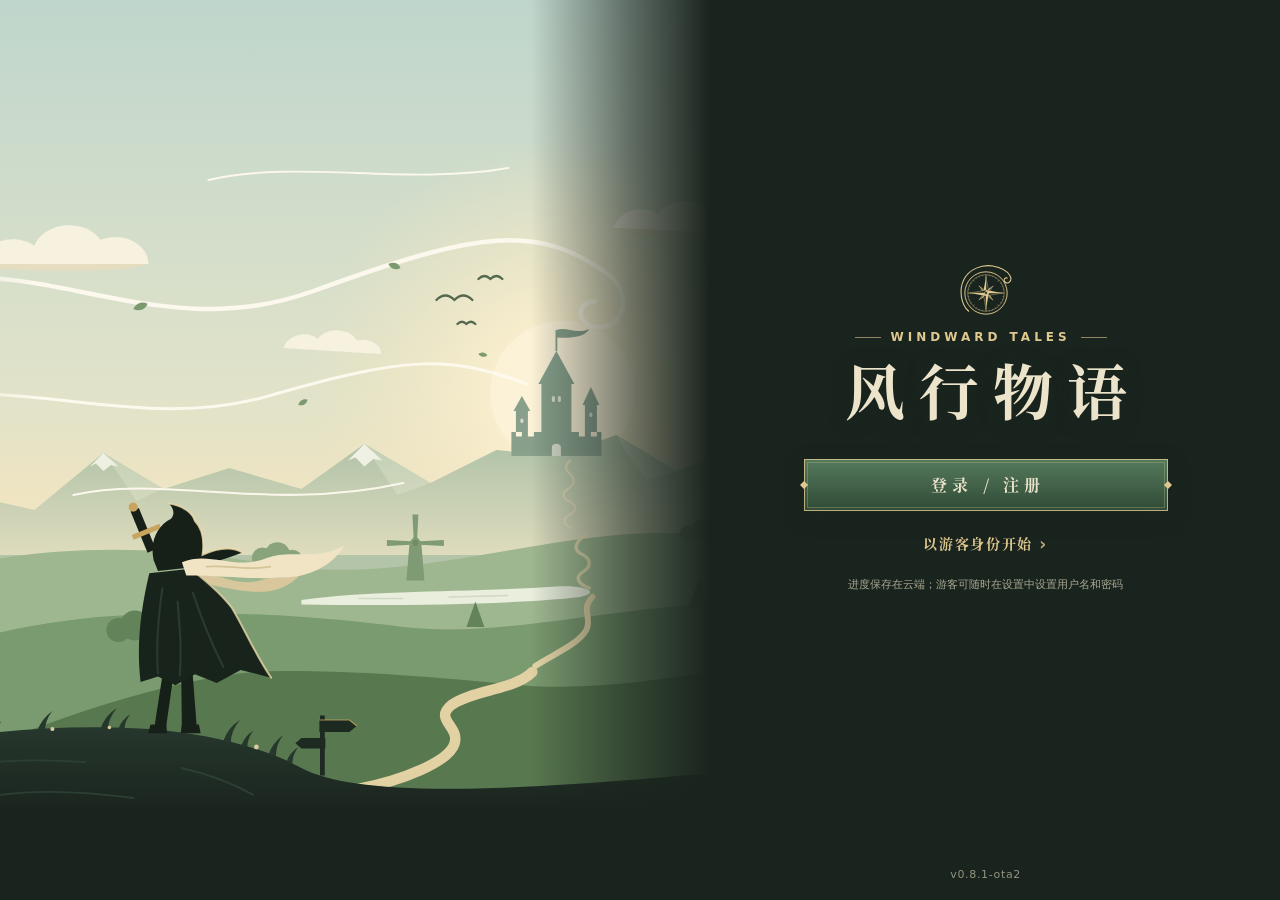
<file: index.html>
<!doctype html>
<html lang="zh-CN">
  <head>
    <meta charset="UTF-8" />
    <meta name="viewport" content="width=device-width, initial-scale=1.0, viewport-fit=cover" />
    <meta name="theme-color" content="#e8f0df" />
    <!-- iOS 16.4 之前的 Safari 不读 manifest 的 display，靠这两行才能以全屏应用方式从桌面启动。 -->
    <meta name="apple-mobile-web-app-capable" content="yes" />
    <meta name="apple-mobile-web-app-status-bar-style" content="default" />
    <meta name="apple-mobile-web-app-title" content="风行物语" />
    <meta name="description" content="单主角深度养成，六边形自动战斗。选择职业、分配属性、搭配装备与技能，设置属于你的战斗规则。" />
    <title>风行物语 · 单主角养成 RPG</title>
    <link rel="icon" type="image/png" sizes="64x64" href="./icons/windward-64.png" />
    <link rel="apple-touch-icon" sizes="180x180" href="./icons/windward-180.png" />
    <link rel="manifest" href="./manifest.webmanifest" />
    <!-- 脚本载入前：深色底、正中一枚标志，和安卓的启动画面一模一样（同样大小、同一位置），开场动画接着它往下落。
         标志由 scripts/build-icons.mjs 导出；143px = viewBox 124 × 开场里每单位 120/104 px。 -->
    <style>#root:empty { position: fixed; inset: 0; background: #1a241e; }</style>
    <script type="module" crossorigin src="./assets/index-BVi0M-yh.js"></script>
    <link rel="stylesheet" crossorigin href="./assets/index-Dj7IbocE.css">
  </head>
  <body>
    <div id="root"></div>
  </body>
</html>
</file>
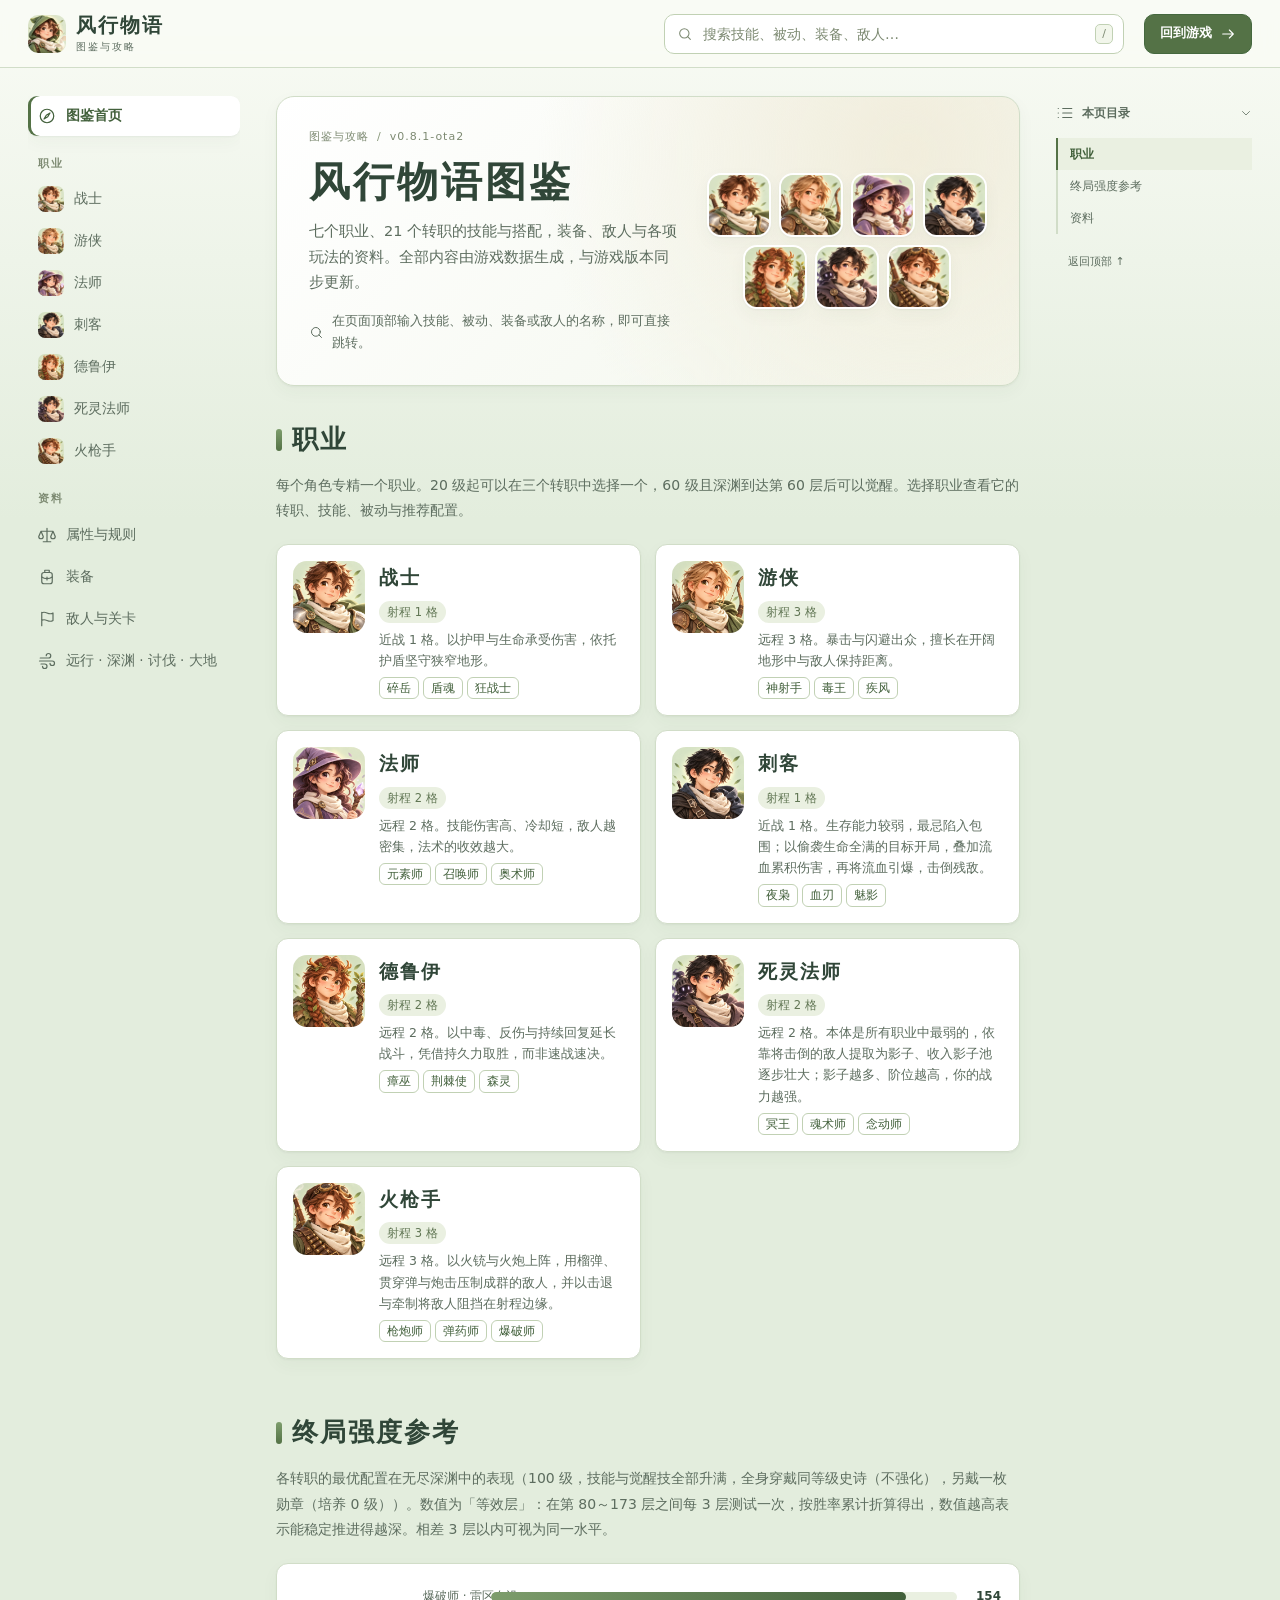
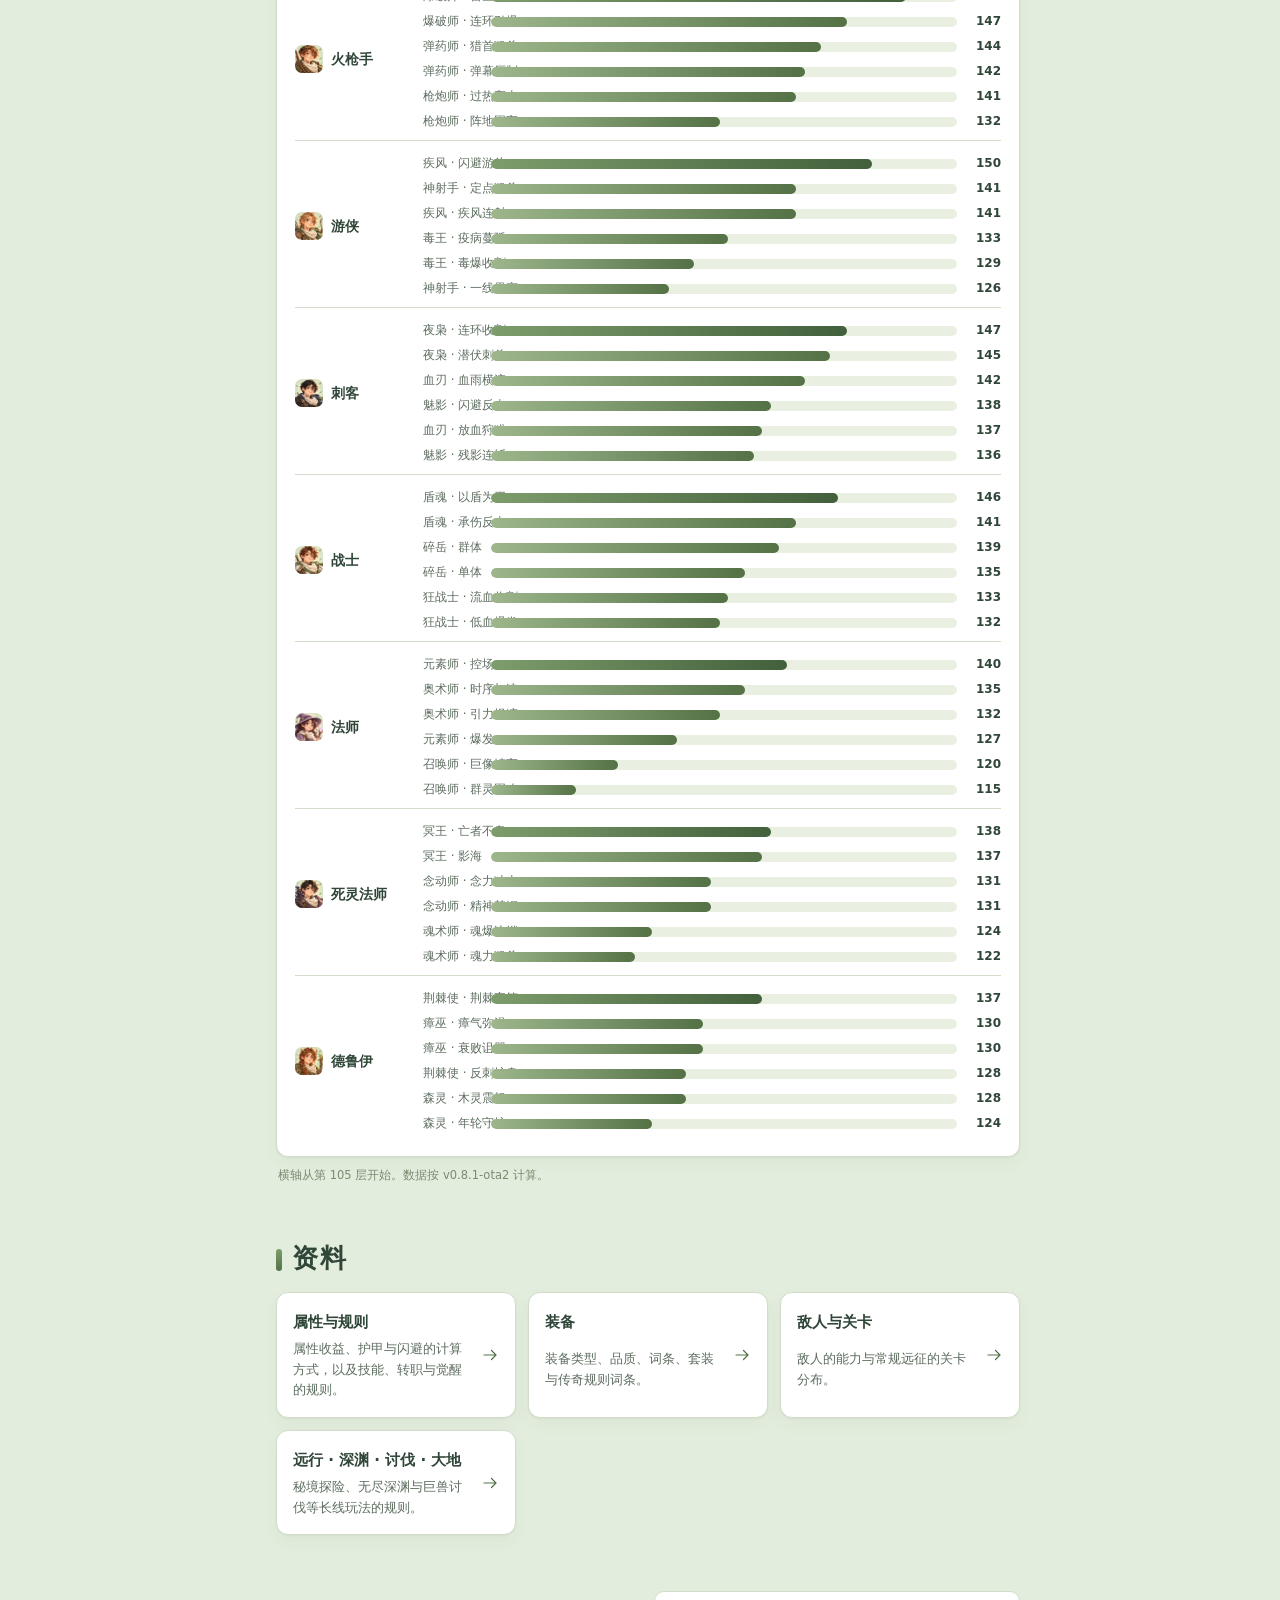
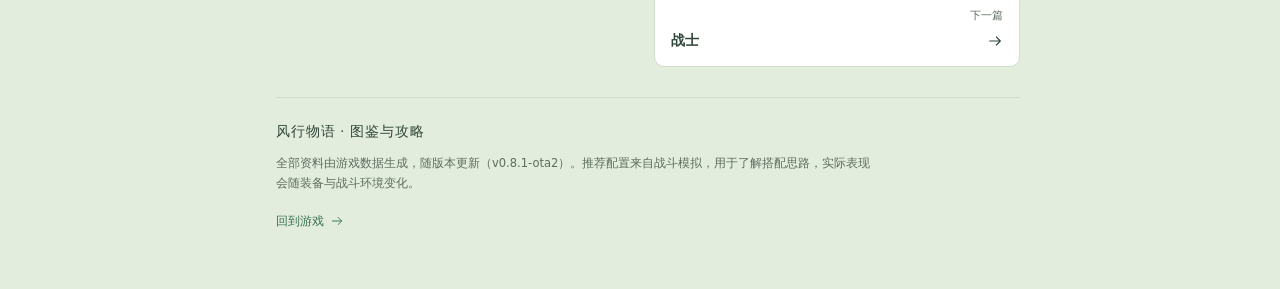
<file: guide/index.html>
<!doctype html>
<html lang="zh-CN">
<head>
<meta charset="utf-8" />
<meta name="viewport" content="width=device-width, initial-scale=1" />
<meta name="theme-color" content="#f9fbf5" />
<title>图鉴首页 · 风行物语图鉴</title>
<meta name="description" content="七个职业、二十一个转职的技能、搭配与终局强度，以及装备、敌人和各项玩法的资料。" />
<link rel="icon" type="image/png" href="../icons/windward-64.png" />
<style>
:root {
  --surface-page: #e3eddd;
  --surface-hollow: #eaf0e1;
  --surface-sunken: #deead5;
  --surface-soft: #f2f6eb;
  --surface-paper: #f9fbf5;
  --surface-raised: #ffffff;
  --surface-warm: #f1eddc;
  --surface-cool: #e6e9f4;
  --line-soft: #d1ddc8;
  --line-mid: #c1d1b4;
  --line-strong: #b3c39d;
  --ink: #304638;
  --ink-muted: #5d6d5f;
  --ink-soft: #7d8a72;
  --ink-invert: #ffffff;
  --accent-deep: #42603b;
  --accent-edge: #45683f;
  --focus-ring: #718d5e;
  --hero-mark: #3c7167;
  --accent: #547246;
  --accent-mid: #63824e;
  --accent-light: #7d9d6c;
  --accent-pale: #9db68b;
  --mint: #397052;
  --sage-deep: #617654;
  --sage-mid: #879779;
  --gold: #866225;
  --gold-deep: #8a662a;
  --gold-mid: #92713c;
  --gold-light: #ab915c;
  --gold-pale: #b3975a;
  --gold-tint: #eee4c9;
  --gold-bright: #8a5c15;
  --gold-sand: #d7c495;
  --surface-cream: #faf0e6;
  --danger: #a34f3b;
  --boss-ember: #d9722f;
  --boss-blood: #c8324a;
  --clay-soft: #a1634d;
  --info: #3b6983;
  --info-soft: #507a89;
  --abyss-tint: #e3e7f5;
  --abyss-pale: #c9cee3;
  --abyss-line: #b7bdd6;
  --abyss-mid: #7f8cbf;
  --abyss: #4d5a86;
  --abyss-deep: #3f4a75;
  --shade-tint: #ebe7f1;
  --shade: #5a4d70;
  --shade-deep: #3b3150;
  --rarity-common: #52634d;
  --rarity-rare: #356982;
  --rarity-epic: #79549a;
  --rarity-legendary: #a8681c;
  --rarity-trophy: #b23a2e;
  --card-ink: #ece3cb;
  --card-muted: #a9a792;
  --card-value: #f2dfa8;
  --card-plus: #9fd6a4;
  --card-minus: #f08f78;
  --card-sheet-glow: #2c3a31;
  --card-sheet-top: #212c25;
  --card-sheet: #1a221d;
  --card-legend-title: #f4b860;
  --card-trophy-title: #f08a72;
  --socket: #26342c;
  --socket-deep: #1a241e;
  --socket-light: #36493c;
  --icon-halo: #f1e7cc;
  --icon-ink-rose: #a65a44;
  --icon-ink-frost: #4d7f8c;
  --icon-ink-gold: #9a7838;
  --icon-ink-forest: #4e7f58;
  --icon-ink-arcane: #77689a;
  --icon-ink-leather: #9c7150;
  --icon-ink-poison: #7a8048;
  --icon-fill-white: #efe5ca;
  --icon-fill-cream: #e9dcbb;
  --icon-fill-bone: #e8dcc2;
  --board-night: #080b0b;
  --board-sky: #121917;
  --board-brass: #d2b06a;
  --board-route: #f6e6b8;
  --board-str: #e4b860;
  --board-dex: #93c780;
  --board-vit: #ec8e72;
  --board-mid: #d9d2bd;
  --board-spec: #9fc6e6;
  --journey-title: #fbf1d6;
  --journey-label: #d9c79a;
  --journey-muted: #b9b8a6;
  --journey-gold: #f0d79a;
  --journey-plus: #9fd38c;
  --journey-bad: #f2a08e;
  --journey-danger-pale: #f6c9b8;
  --journey-sage-pale: #d9e6c8;
  --journey-ember: #e08a4c;
  --journey-brass-hi: #fbe3a0;
  --journey-brass-lo: #b4862f;
  --journey-on-brass: #2a1e08;
  --journey-rare: #d9a441;
  --journey-parchment-hi: #fffaea;
  --journey-parchment: #e4d6b0;
  --journey-paper-ink: #3a463e;
  --journey-boss-hi: #f6e2d6;
  --journey-boss-lo: #d8b9a6;
  --journey-danger: #a8473a;
  --journey-danger-ink: #8c3a2e;
  --journey-good: #2f5a3a;
  --journey-night-mid: #213328;
  --journey-night: #1a2920;
  --journey-glade-hi: #6b8460;
  --journey-glade: #556e4d;
  --journey-glade-deep: #2a3d2c;
  --hex-void: #060a09;
  --hex-fight: #e6b4ad;
  --hex-elite: #ff8a75;
  --hex-safe: #8fdcc2;
  --hex-arcane: #bda8f5;
  --hex-ice: #b9dcf2;
  --hex-mist-dawn: #2f7d63;
  --hex-mist-moss: #5d7f4a;
  --hex-mist-fog: #2f7f8f;
  --hex-mist-frost: #5b7fb8;
  --hex-mist-ember: #b5502b;
  --hex-mist-ruin: #6f58a8;
}
/* 图鉴站样式。配色全部取游戏定稿色板（:root 由 render.mjs 注入），正文保持纸面阅读感，颜色用于导航、分类与状态。 */
* { box-sizing: border-box; }
:root {
  --header-height: 68px; --reading-offset: 96px;
  --sans: "Segoe UI", "PingFang SC", "Microsoft YaHei", system-ui, sans-serif;
  --serif: "Songti SC", "Noto Serif SC", "SimSun", serif;
  --radius: 12px; --shadow: 0 1px 2px #304a3a0d, 0 6px 18px #304a3a0a; --shadow-lift: 0 2px 4px #304a3a12, 0 14px 32px #304a3a14;
}
html { scroll-behavior: smooth; scroll-padding-top: var(--reading-offset); }
body { margin: 0; background: var(--surface-page); background-image: linear-gradient(180deg, var(--surface-paper) 0, var(--surface-page) 520px); background-repeat: no-repeat; color: var(--ink); font-family: var(--sans); font-size: 15px; line-height: 1.75; -webkit-font-smoothing: antialiased; }
a { color: var(--mint); text-underline-offset: 3px; }
button, summary, a, input { -webkit-tap-highlight-color: transparent; touch-action: manipulation; }
a, summary { transition: background .16s, color .16s, border-color .16s, box-shadow .16s, transform .16s; }
a:focus-visible, summary:focus-visible, input:focus-visible, .table-scroll:focus-visible { outline: 2px solid var(--focus-ring); outline-offset: 3px; }
[tabindex="-1"]:focus { outline: none; }
svg, img { flex-shrink: 0; }
img { display: block; max-width: 100%; }
summary { cursor: pointer; list-style: none; }
summary::-webkit-details-marker { display: none; }
[hidden] { display: none !important; }
.visually-hidden { position: absolute; width: 1px; height: 1px; overflow: hidden; clip: rect(0 0 0 0); white-space: nowrap; }
.skip-link { position: fixed; z-index: 40; left: 16px; top: -80px; padding: 10px 16px; border-radius: 8px; background: var(--accent); color: var(--ink-invert); }
.skip-link:focus { top: 10px; }

/* ---------- 顶栏与搜索 ---------- */
.site-header { position: sticky; top: 0; z-index: 30; height: var(--header-height); border-bottom: 1px solid var(--line-soft); background: color-mix(in srgb, var(--surface-paper) 92%, transparent); backdrop-filter: blur(10px); }
.header-inner { display: flex; align-items: center; gap: 20px; max-width: 1480px; height: 100%; margin: auto; padding: 0 28px; }
.brand { display: inline-flex; align-items: center; gap: 10px; color: var(--ink); text-decoration: none; }
.brand img { border-radius: 10px; }
.brand strong { display: block; font-family: var(--serif); font-size: 20px; font-weight: 600; line-height: 1.3; letter-spacing: 2px; }
.brand small { display: block; color: var(--ink-muted); font-size: 10px; letter-spacing: 2px; }
.site-search { position: relative; flex: 1; max-width: 460px; margin-left: auto; }
.search-box { display: flex; align-items: center; gap: 8px; height: 40px; padding: 0 10px 0 12px; border: 1px solid var(--line-mid); border-radius: 10px; background: var(--surface-raised); color: var(--ink-soft); }
.search-box:focus-within { border-color: var(--accent); box-shadow: 0 0 0 3px color-mix(in srgb, var(--accent) 16%, transparent); }
.search-box input { flex: 1; min-width: 0; height: 100%; border: 0; outline: 0; background: transparent; color: var(--ink); font: inherit; font-size: 14px; }
.search-box input::placeholder { color: var(--ink-soft); }
.search-box input::-webkit-search-cancel-button { display: none; }
kbd { padding: 0 6px; border: 1px solid var(--line-mid); border-radius: 5px; background: var(--surface-soft); color: var(--ink-soft); font: 11px/18px var(--sans); }
.search-results { position: absolute; top: calc(100% + 8px); left: 0; right: 0; max-height: min(70dvh, 480px); padding: 6px; overflow-y: auto; border: 1px solid var(--line-mid); border-radius: 12px; background: var(--surface-raised); box-shadow: var(--shadow-lift); }
.search-results a { display: grid; grid-template-columns: minmax(0, 1fr) auto; align-items: center; gap: 2px 10px; padding: 8px 10px; border-radius: 8px; color: var(--ink); text-decoration: none; }
.search-results a strong { font-size: 14px; }
.search-results a mark { background: var(--gold-tint); color: inherit; border-radius: 2px; }
.search-results a small { grid-column: 1; color: var(--ink-muted); font-size: 12px; }
.search-results a .kind { grid-column: 2; grid-row: 1 / 3; padding: 1px 7px; border-radius: 5px; background: var(--surface-hollow); color: var(--accent-deep); font-size: 11px; }
.search-results a[aria-selected="true"], .search-results a:hover { background: var(--surface-soft); }
.search-empty { margin: 0; padding: 14px 10px; color: var(--ink-muted); font-size: 13px; }
.play-link { display: inline-flex; align-items: center; gap: 8px; min-height: 40px; padding: 7px 15px; border: 1px solid var(--accent-edge); border-radius: 10px; background: var(--accent); color: var(--ink-invert); font-size: 13px; font-weight: 600; text-decoration: none; white-space: nowrap; }
.play-link:hover { background: var(--accent-deep); }

/* ---------- 版面 ---------- */
.docs-layout { display: grid; grid-template-columns: 212px minmax(0, 1fr) 196px; grid-template-areas: "navigation content outline"; align-items: start; gap: 36px; max-width: 1480px; margin: 0 auto; padding: 28px 28px 0; }
.docs-layout.no-toc { grid-template-columns: 212px minmax(0, 1fr); grid-template-areas: "navigation content"; }
.site-sidebar { grid-area: navigation; }
.toc-sidebar { grid-area: outline; }
.site-sidebar, .toc-sidebar { position: sticky; top: calc(var(--header-height) + 24px); min-width: 0; }
.site-nav > summary { display: none; }
.nav-panel { max-height: calc(100dvh - 120px); overflow-y: auto; overscroll-behavior: contain; scrollbar-width: thin; }
.sidebar-label { margin: 18px 10px 6px; color: var(--ink-soft); font-size: 11px; font-weight: 600; letter-spacing: 2px; }
.nav-group { display: grid; gap: 2px; }
.site-nav nav a { display: flex; align-items: center; gap: 10px; min-height: 40px; padding: 6px 10px; border-radius: 9px; color: var(--ink-muted); font-size: 13.5px; text-decoration: none; }
.site-nav nav a img { width: 26px; height: 26px; border-radius: 7px; background: var(--surface-soft); }
.site-nav nav a:hover { color: var(--ink); background: var(--surface-soft); }
.site-nav nav a[aria-current="page"] { color: var(--accent-deep); background: var(--surface-raised); box-shadow: inset 3px 0 var(--accent), var(--shadow); font-weight: 600; }

.page-toc > summary { display: flex; align-items: center; gap: 8px; min-height: 34px; margin-bottom: 8px; color: var(--ink-muted); font-size: 12px; font-weight: 600; }
.page-toc > summary > svg:last-child { width: 12px; margin-left: auto; transform: rotate(90deg); }
.page-toc:not([open]) > summary > svg:last-child { transform: rotate(0); }
.toc-current { display: none; }
.toc-panel { max-height: calc(100dvh - 170px); overflow-y: auto; overscroll-behavior: contain; scrollbar-width: thin; }
.page-toc ol { margin: 0; padding: 0; list-style: none; }
.page-toc nav a { display: flex; align-items: center; min-height: 32px; padding: 5px 9px 5px 12px; border-left: 2px solid var(--line-soft); color: var(--ink-muted); font-size: 12px; line-height: 1.5; text-decoration: none; }
.page-toc nav a > span { min-width: 0; overflow: hidden; white-space: nowrap; text-overflow: ellipsis; }
.page-toc .toc-level-3 a { padding-left: 24px; font-size: 11.5px; }
.page-toc nav a:hover { color: var(--ink); background: var(--surface-soft); }
.page-toc nav a[aria-current="location"] { color: var(--accent-deep); border-color: var(--accent); background: var(--surface-hollow); font-weight: 600; }
.toc-top { display: inline-flex; align-items: center; min-height: 40px; margin: 8px 0 0 12px; color: var(--ink-muted); font-size: 11px; text-decoration: none; }

/* ---------- 正文 ---------- */
.guide-main { grid-area: content; min-width: 0; padding-bottom: 48px; }
.guide-heading { padding: 6px 0 26px; margin-bottom: 30px; border-bottom: 1px solid var(--line-mid); }
.eyebrow { display: flex; align-items: center; gap: 8px; margin: 0 0 10px; color: var(--ink-soft); font-size: 11px; letter-spacing: 1px; }
.eyebrow span { color: var(--sage-mid); }
.guide-heading h1, .class-hero h1, .home-hero h1 { margin: 0; font-family: var(--serif); font-size: clamp(30px, 3.2vw, 42px); font-weight: 600; letter-spacing: 3px; line-height: 1.3; }
.page-description { max-width: 720px; margin: 10px 0 14px; color: var(--ink-muted); font-size: 14.5px; }
.page-meta { display: flex; align-items: center; flex-wrap: wrap; gap: 8px 12px; color: var(--ink-soft); font-size: 11px; }
.version-badge { padding: 1px 7px; border: 1px solid var(--line-soft); border-radius: 5px; background: var(--surface-raised); font-variant-numeric: tabular-nums; }
.guide-article { overflow-wrap: anywhere; }
.guide-article h2 { display: flex; align-items: center; gap: 10px; margin: 56px 0 14px; font-family: var(--serif); font-size: 26px; font-weight: 600; line-height: 1.4; letter-spacing: 2px; }
.guide-article h2::before { content: ""; width: 6px; height: 22px; border-radius: 3px; background: linear-gradient(var(--accent-light), var(--accent)); }
.guide-article > h2:first-child { margin-top: 0; }
.guide-article h3 { margin: 32px 0 12px; font-size: 18px; line-height: 1.5; }
.guide-article h4 { margin: 0; font-size: 16px; }
.lead { max-width: 820px; margin: 0 0 20px; color: var(--ink-muted); font-size: 14px; line-height: 1.85; }
.note { margin: 18px 0 24px; padding: 13px 16px; border: 1px solid var(--line-soft); border-left: 3px solid var(--accent-pale); border-radius: 0 10px 10px 0; background: var(--surface-soft); color: var(--ink-muted); font-size: 13px; line-height: 1.8; }
.note p { margin: 6px 0; }
.note p:first-child { margin-top: 0; }
.note p:last-child { margin-bottom: 0; }
.muted { color: var(--ink-muted); }
.tags { display: flex; flex-wrap: wrap; gap: 6px; margin: 0; }
.tag { display: inline-flex; align-items: center; padding: 1px 8px; border-radius: 999px; background: var(--surface-hollow); color: var(--sage-deep); font-family: var(--sans); font-size: 11.5px; font-weight: 500; line-height: 1.75; white-space: nowrap; }
.tag-danger { background: color-mix(in srgb, var(--danger) 12%, var(--surface-raised)); color: var(--danger); }
.tag-gold { background: var(--gold-tint); color: var(--gold-bright); }
.tag-link { text-decoration: none; background: var(--surface-raised); border: 1px solid var(--line-mid); color: var(--accent-deep); }
.tag-link:hover { border-color: var(--accent); }
code { padding: 2px 6px; border-radius: 5px; background: var(--surface-hollow); font-size: .92em; white-space: normal; }
.block-label { margin: 0 0 6px; color: var(--ink-soft); font-size: 11px; font-weight: 600; letter-spacing: 1px; }

/* ---------- 首页 ---------- */
.home-hero { display: grid; grid-template-columns: minmax(0, 1fr) auto; align-items: center; gap: 28px; margin-bottom: 36px; padding: 30px 32px; border: 1px solid var(--line-soft); border-radius: 18px; background: radial-gradient(circle at 85% 20%, var(--surface-warm), transparent 55%), linear-gradient(135deg, var(--surface-raised), var(--surface-soft)); box-shadow: var(--shadow); }
.home-hint { display: flex; align-items: center; gap: 8px; margin: 0; color: var(--ink-muted); font-size: 13px; }
.home-portraits { display: grid; grid-template-columns: repeat(4, 64px); gap: 8px; }
.home-portraits img { width: 64px; height: 64px; border-radius: 14px; border: 2px solid var(--surface-raised); box-shadow: var(--shadow); background: var(--surface-soft); }
.home-portraits img:nth-child(n+5) { transform: translateX(36px); }
.class-grid { display: grid; grid-template-columns: repeat(auto-fill, minmax(min(100%, 300px), 1fr)); gap: 14px; }
.class-card { display: flex; gap: 14px; padding: 16px; border: 1px solid var(--line-soft); border-radius: var(--radius); background: var(--surface-raised); color: var(--ink); text-decoration: none; box-shadow: var(--shadow); }
.class-card:hover { border-color: var(--accent-pale); box-shadow: var(--shadow-lift); transform: translateY(-2px); }
.class-card img { width: 72px; height: 72px; border-radius: 14px; background: var(--surface-soft); }
.class-card-body { display: flex; flex-direction: column; gap: 6px; min-width: 0; }
.class-card-body strong { font-family: var(--serif); font-size: 19px; letter-spacing: 2px; }
.class-card-body .tags { gap: 4px; }
.class-card-intro { color: var(--ink-muted); font-size: 12.5px; line-height: 1.7; }
.spec-names { display: flex; flex-wrap: wrap; gap: 4px; }
.spec-names span { padding: 0 7px; border: 1px solid var(--line-mid); border-radius: 6px; color: var(--accent-deep); font-size: 11.5px; }
.ref-grid { display: grid; grid-template-columns: repeat(auto-fill, minmax(min(100%, 230px), 1fr)); gap: 12px; }
.ref-card { display: grid; grid-template-columns: minmax(0, 1fr) auto; gap: 4px 10px; padding: 16px; border: 1px solid var(--line-soft); border-radius: var(--radius); background: var(--surface-raised); color: var(--ink); text-decoration: none; box-shadow: var(--shadow); }
.ref-card strong { font-size: 15px; }
.ref-card span { grid-column: 1; color: var(--ink-muted); font-size: 12.5px; line-height: 1.65; }
.ref-card svg { grid-column: 2; grid-row: 1 / 3; align-self: center; color: var(--accent); }
.ref-card:hover { border-color: var(--accent-pale); box-shadow: var(--shadow-lift); }

.strength-chart { display: grid; gap: 4px; padding: 14px 18px; border: 1px solid var(--line-soft); border-radius: var(--radius); background: var(--surface-raised); box-shadow: var(--shadow); }
.strength-group { display: grid; grid-template-columns: 116px minmax(0, 1fr); align-items: center; gap: 12px; padding: 8px 0; border-bottom: 1px solid var(--line-soft); }
.strength-group:last-child { border-bottom: 0; }
.strength-class { display: flex; align-items: center; gap: 8px; color: var(--ink); font-weight: 600; font-size: 13.5px; text-decoration: none; }
.strength-class img { width: 28px; height: 28px; border-radius: 7px; }
.strength-bars { display: grid; gap: 4px; margin: 0; padding: 0; list-style: none; }
.strength-bars li { display: grid; grid-template-columns: 58px minmax(0, 1fr) 34px; align-items: center; gap: 10px; font-size: 12px; }
.strength-label { color: var(--ink-muted); white-space: nowrap; }
.strength-track { height: 10px; border-radius: 5px; background: var(--surface-hollow); overflow: hidden; }
.strength-fill { display: block; height: 100%; border-radius: 5px; background: linear-gradient(90deg, var(--accent-pale), var(--accent)); }
.strength-bars li:first-child .strength-fill { background: linear-gradient(90deg, var(--accent-light), var(--accent-deep)); }
.strength-value { font-variant-numeric: tabular-nums; font-weight: 600; text-align: right; }
.axis-note { margin: 8px 2px 0; color: var(--ink-soft); font-size: 11.5px; }

/* ---------- 职业页 ---------- */
.class-hero { display: flex; align-items: center; gap: 26px; margin-bottom: 34px; padding: 26px 28px; border: 1px solid var(--line-soft); border-radius: 18px; background: radial-gradient(circle at 12% 30%, var(--surface-warm), transparent 50%), linear-gradient(135deg, var(--surface-raised), var(--surface-soft)); box-shadow: var(--shadow); }
.class-hero-portrait { width: 132px; height: 132px; border-radius: 22px; border: 3px solid var(--surface-raised); box-shadow: var(--shadow-lift); background: var(--surface-soft); }
.class-hero .page-description { margin-bottom: 12px; }
.fact-grid { display: grid; grid-template-columns: repeat(2, minmax(0, 1fr)); gap: 10px; margin: 0; }
.fact-grid > div { padding: 12px 16px; border: 1px solid var(--line-soft); border-radius: 10px; background: var(--surface-raised); }
.fact-grid .wide { grid-column: 1 / -1; }
.fact-grid dt, .spec-facts dt, .build-specs dt { margin-bottom: 3px; color: var(--ink-soft); font-size: 11.5px; font-weight: 600; letter-spacing: 1px; }
.fact-grid dd, .spec-facts dd, .build-specs dd { margin: 0; font-size: 13.5px; line-height: 1.75; }

.spec-grid { display: grid; grid-template-columns: repeat(3, minmax(0, 1fr)); gap: 14px; align-items: start; }
.spec-card { display: flex; flex-direction: column; gap: 10px; padding: 18px; border: 1px solid var(--line-soft); border-top: 3px solid var(--accent-light); border-radius: var(--radius); background: var(--surface-raised); box-shadow: var(--shadow); }
.guide-article .spec-card h3 { display: flex; flex-direction: column; margin: 0; font-family: var(--serif); font-size: 21px; letter-spacing: 2px; }
.spec-card h3 small { font-family: var(--sans); color: var(--gold); font-size: 11.5px; font-weight: 500; letter-spacing: 0; }
.spec-pitch { margin: 0; color: var(--ink-muted); font-size: 13px; }
.spec-strength { align-self: flex-start; padding: 2px 10px; border-radius: 999px; background: var(--surface-hollow); color: var(--accent-deep); font-size: 12px; text-decoration: none; }
.spec-strength strong { font-size: 14px; }
.spec-facts { display: grid; gap: 10px; margin: 0; }
.spec-facts dd { font-size: 13px; }
.chips { display: flex; flex-wrap: wrap; gap: 6px; }
.chip { display: inline-flex; align-items: baseline; gap: 5px; padding: 2px 9px; border: 1px solid var(--line-mid); border-radius: 7px; background: var(--surface-soft); color: var(--ink); font-size: 12.5px; font-weight: 600; text-decoration: none; }
.chip small { color: var(--ink-soft); font-size: 10.5px; font-weight: 500; }
.chip:hover { border-color: var(--accent); }
.spec-rewrites { border-top: 1px dashed var(--line-mid); padding-top: 8px; }
.spec-rewrites summary { display: flex; align-items: center; gap: 6px; color: var(--accent-deep); font-size: 12.5px; font-weight: 600; }
.spec-rewrites summary svg { transform: rotate(90deg); }
.spec-rewrites[open] summary svg { transform: rotate(-90deg); }
.spec-rewrites ul { margin: 8px 0 0; padding-left: 18px; color: var(--ink-muted); font-size: 12.5px; }
.spec-rewrites li { margin-bottom: 4px; }

.skill-grid { display: grid; grid-template-columns: repeat(auto-fill, minmax(min(100%, 340px), 1fr)); gap: 14px; align-items: start; }
.skill-card { display: flex; flex-direction: column; gap: 10px; padding: 16px 18px; border: 1px solid var(--line-soft); border-radius: var(--radius); background: var(--surface-raised); box-shadow: var(--shadow); scroll-margin-top: var(--reading-offset); }
.skill-card:target { border-color: var(--accent); box-shadow: 0 0 0 3px color-mix(in srgb, var(--accent) 18%, transparent), var(--shadow); }
.skill-card.is-ascend { border-color: var(--gold-sand); background: linear-gradient(180deg, var(--surface-cream), var(--surface-raised) 90px); }
.skill-card > header { display: flex; align-items: baseline; justify-content: space-between; flex-wrap: wrap; gap: 4px 10px; }
.skill-card h4 { font-family: var(--serif); font-size: 18px; letter-spacing: 1px; }
.skill-meta { color: var(--ink-soft); font-size: 12px; white-space: nowrap; }
.skill-desc { margin: 0; font-size: 13.5px; }
.skill-synergy { margin: 0; padding-left: 10px; border-left: 2px solid var(--line-mid); color: var(--ink-muted); font-size: 12.5px; }
.rewrites ul { margin: 0; padding-left: 16px; color: var(--ink-muted); font-size: 12.5px; }
.rewrites strong { color: var(--accent-deep); }
.skill-levels { padding-top: 10px; border-top: 1px dashed var(--line-mid); }
.level-control { display: flex; align-items: center; gap: 12px; }
.level-control label { display: flex; flex: 1; align-items: center; gap: 10px; color: var(--ink-soft); font-size: 11.5px; font-weight: 600; white-space: nowrap; }
.level-slider { flex: 1; min-width: 0; accent-color: var(--accent); }
.level-value { min-width: 42px; padding: 0 7px; border-radius: 6px; background: var(--surface-hollow); color: var(--accent-deep); font-size: 12px; font-weight: 700; text-align: center; font-variant-numeric: tabular-nums; }
.level-total { margin: 6px 0 4px; color: var(--accent-deep); font-size: 12.5px; font-weight: 600; }
.level-gains { display: grid; gap: 2px; margin: 0; padding: 0; list-style: none; font-size: 12.5px; color: var(--ink-muted); }
.level-gains li { display: grid; grid-template-columns: 40px minmax(0, 1fr); gap: 6px; }
.level-gains b { color: var(--ink-soft); font-weight: 600; font-variant-numeric: tabular-nums; }
.level-gains li.is-locked { opacity: .38; }

.passive-grid { display: grid; grid-template-columns: repeat(auto-fill, minmax(min(100%, 250px), 1fr)); gap: 12px; }
.passive-card { display: flex; flex-direction: column; gap: 6px; padding: 14px 16px; border: 1px solid var(--line-soft); border-radius: var(--radius); background: var(--surface-raised); box-shadow: var(--shadow); }
.passive-card:target { border-color: var(--accent); }
.passive-card h4 { font-family: var(--serif); font-size: 17px; letter-spacing: 1px; }
.passive-card p { margin: 0; font-size: 13px; }
.passive-card p.muted { font-size: 12.5px; }
.passive-card .tag { align-self: flex-start; }

.build-card { margin: 14px 0 18px; border: 1px solid var(--line-soft); border-radius: var(--radius); background: var(--surface-raised); box-shadow: var(--shadow); overflow: hidden; }
.build-card-heading { display: flex; align-items: center; justify-content: space-between; flex-wrap: wrap; gap: 8px; padding: 14px 18px; border-bottom: 1px solid var(--line-soft); background: linear-gradient(90deg, var(--surface-hollow), var(--surface-raised)); }
.guide-article .build-card h3 { margin: 0; font-family: var(--serif); font-size: 20px; letter-spacing: 2px; }
.build-score { display: flex; align-items: baseline; gap: 10px; color: var(--ink-muted); font-size: 12.5px; }
.build-score strong { color: var(--accent-deep); font-size: 24px; font-variant-numeric: tabular-nums; }
.build-score small { color: var(--ink-soft); font-size: 11.5px; }
.curve { margin: 0; padding: 12px 18px 4px; }
.curve svg { display: block; width: 100%; height: auto; }
.curve text { fill: var(--ink-soft); font: 10px var(--sans); }
.curve .grid { stroke: var(--line-soft); stroke-width: 1; }
.curve .half { stroke: var(--gold-light); stroke-width: 1; stroke-dasharray: 4 4; }
.curve .area { fill: color-mix(in srgb, var(--accent-pale) 35%, transparent); }
.curve .line { fill: none; stroke: var(--accent); stroke-width: 2; stroke-linejoin: round; }
.curve figcaption { color: var(--ink-soft); font-size: 11px; text-align: right; }
.build-specs { display: grid; grid-template-columns: repeat(2, minmax(0, 1fr)); gap: 12px 20px; margin: 0; padding: 12px 18px 18px; }
.build-specs .wide { grid-column: 1 / -1; }
.skill-chips { display: flex; flex-wrap: wrap; gap: 6px; margin: 0; padding: 0; list-style: none; }
.skill-chips li { display: inline-flex; align-items: baseline; gap: 6px; padding: 3px 9px; border: 1px solid var(--line-soft); border-radius: 7px; background: var(--surface-soft); }
.skill-chips li.is-ascend { border-color: var(--gold-sand); background: var(--surface-cream); }
.skill-chips strong { font-size: 12.5px; }
.skill-chips small { color: var(--ink-soft); font-size: 11px; }
.gear-list { display: grid; grid-template-columns: repeat(4, minmax(0, 1fr)); gap: 6px; margin: 0; padding: 0; list-style: none; }
.gear-list li { padding: 5px 9px; border-radius: 7px; background: var(--surface-soft); font-size: 13px; }
.gear-list small { display: block; color: var(--ink-soft); font-size: 10.5px; }
.stat-line { display: flex; flex-wrap: wrap; gap: 6px 18px; color: var(--ink-muted); }
.stat-line b { color: var(--ink); font-variant-numeric: tabular-nums; }
.method-note { margin-top: 10px; padding: 0 16px; border: 1px solid var(--line-soft); border-radius: 10px; background: var(--surface-soft); color: var(--ink-muted); font-size: 12.5px; }
.method-note summary { display: flex; align-items: center; gap: 6px; min-height: 44px; color: var(--ink); font-weight: 600; }
.method-note summary svg { margin-left: auto; transform: rotate(90deg); }
.method-note[open] summary svg { transform: rotate(-90deg); }

/* ---------- 资料页 ---------- */
.formula-grid { display: grid; grid-template-columns: repeat(3, minmax(0, 1fr)); gap: 12px; }
.formula { display: flex; flex-direction: column; gap: 8px; padding: 16px; border: 1px solid var(--line-soft); border-radius: var(--radius); background: var(--surface-raised); box-shadow: var(--shadow); }
.formula code { align-self: flex-start; font-size: 13px; }
.formula p { margin: 0; color: var(--ink-muted); font-size: 12.5px; }
.rule-list { display: grid; gap: 8px; margin: 0; padding: 0; list-style: none; }
.rule-list li { position: relative; padding: 10px 14px 10px 32px; border: 1px solid var(--line-soft); border-radius: 10px; background: var(--surface-raised); font-size: 13.5px; }
.rule-list li::before { content: ""; position: absolute; left: 14px; top: 19px; width: 7px; height: 7px; border-radius: 50%; background: var(--accent-light); }
.enemy-name { display: inline-flex; align-items: center; gap: 10px; }
.enemy-name strong { white-space: nowrap; }
.enemy-thumb { width: 40px; height: 40px; border-radius: 9px; object-fit: cover; background: var(--surface-hollow); }
.enemy-thumb.is-empty { display: inline-block; }

.table-scroll { max-width: 100%; margin: 14px 0 24px; overflow-x: auto; overscroll-behavior-x: contain; border: 1px solid var(--line-soft); border-radius: var(--radius); background: var(--surface-raised); box-shadow: var(--shadow); scrollbar-width: thin; }
.data-table { width: 100%; border-collapse: separate; border-spacing: 0; font-size: 13px; line-height: 1.65; }
.data-table th, .data-table td { padding: 11px 13px; border-bottom: 1px solid var(--line-soft); text-align: left; vertical-align: top; }
.data-table th { position: sticky; top: 0; background: var(--surface-soft); color: var(--ink-muted); font-size: 11.5px; font-weight: 600; white-space: nowrap; }
.data-table tbody tr:hover td { background: color-mix(in srgb, var(--surface-soft) 60%, transparent); }
.data-table tr:target td { background: var(--gold-tint); }
.data-table tr:last-child td { border-bottom: 0; }
.data-table .num { text-align: right; font-variant-numeric: tabular-nums; white-space: nowrap; }
.cell-content { min-width: 0; }
.table-hint { display: none; margin: 10px 0 -8px; color: var(--ink-muted); font-size: 11px; }

.page-pagination { display: grid; grid-template-columns: repeat(2, minmax(0, 1fr)); gap: 12px; margin-top: 56px; }
.page-pagination a { display: flex; flex-direction: column; gap: 3px; padding: 14px 16px; border: 1px solid var(--line-soft); border-radius: 10px; background: var(--surface-raised); color: var(--ink); text-decoration: none; }
.page-pagination a:hover { border-color: var(--accent-pale); box-shadow: var(--shadow); }
.page-pagination .next { text-align: right; }
.page-pagination small { color: var(--ink-muted); font-size: 11px; }
.page-pagination span { display: flex; align-items: center; justify-content: space-between; gap: 5px; font-size: 13.5px; font-weight: 600; }
.page-pagination .previous svg { order: -1; transform: rotate(180deg); }
.site-footer { margin-top: 30px; padding-top: 22px; border-top: 1px solid var(--line-soft); color: var(--ink-muted); font-size: 11.5px; }
.site-footer > span { font-family: var(--serif); color: var(--ink); font-size: 14px; letter-spacing: 1px; }
.site-footer p { max-width: 600px; margin: 8px 0; }
.site-footer a { display: inline-flex; align-items: center; gap: 6px; min-height: 40px; text-decoration: none; }

/* ---------- 窄屏 ---------- */
@media (max-width: 1240px) {
  .docs-layout { grid-template-columns: 196px minmax(0, 1fr); grid-template-areas: "navigation content"; }
  .toc-sidebar { display: none; }
  .spec-grid { grid-template-columns: minmax(0, 1fr); }
}
/* 手机与平板：导航和目录收成两个下拉按钮并列，展开后占满整行；正文不被侧栏挤压。 */
@media (max-width: 1000px) {
  :root { --header-height: 60px; --reading-offset: 124px; }
  .header-inner { gap: 12px; padding: 0 18px; }
  .brand small { display: none; }
  .site-search { max-width: none; }
  kbd { display: none; }
  .docs-layout, .docs-layout.no-toc { grid-template-columns: repeat(2, minmax(0, 1fr)); grid-template-areas: "navigation outline" "content content"; gap: 16px 10px; max-width: 900px; padding: 12px 18px 0; }
  .docs-layout.no-toc { grid-template-areas: "navigation navigation" "content content"; }
  .toc-sidebar { display: block; }
  .site-sidebar, .toc-sidebar { top: calc(var(--header-height) + 8px); z-index: 10; }
  .site-nav > summary, .page-toc > summary { display: flex; align-items: center; gap: 8px; min-height: 44px; margin: 0; padding: 9px 12px; border: 1px solid var(--line-mid); border-radius: 10px; background: var(--surface-raised); color: var(--ink); font-size: 12.5px; font-weight: 500; box-shadow: var(--shadow); }
  .site-nav > summary > svg:last-child, .page-toc > summary > svg:last-child { width: 12px; margin-left: auto; transform: rotate(90deg); }
  .site-nav[open] > summary > svg:last-child, .page-toc[open] > summary > svg:last-child { transform: rotate(-90deg); }
  .site-nav[open] > summary, .page-toc[open] > summary { border-color: var(--accent); }
  .nav-panel, .toc-panel { position: absolute; top: calc(100% + 8px); width: calc(200% + 10px); max-height: min(64dvh, 540px); padding: 10px; border: 1px solid var(--line-mid); border-radius: 12px; background: var(--surface-raised); overflow-y: auto; box-shadow: var(--shadow-lift); }
  .no-toc .nav-panel { width: 100%; }
  .nav-panel { left: 0; }
  .toc-panel { right: 0; }
  .nav-group { grid-template-columns: repeat(2, minmax(0, 1fr)); }
  .sidebar-label { margin: 10px 10px 4px; }
  .toc-current { display: block; flex: 1; min-width: 0; overflow: hidden; text-overflow: ellipsis; white-space: nowrap; color: var(--ink-muted); font-size: 10.5px; }
  .home-hero { grid-template-columns: minmax(0, 1fr); padding: 22px; }
  .home-portraits { grid-template-columns: repeat(7, minmax(0, 1fr)); }
  .home-portraits img { width: 100%; height: auto; aspect-ratio: 1; }
  .home-portraits img:nth-child(n+5) { transform: none; }
  .formula-grid { grid-template-columns: minmax(0, 1fr); }
}
@media (max-width: 640px) {
  body { font-size: 14px; }
  .header-inner { padding: 0 12px; gap: 8px; }
  .brand span { display: none; }
  .brand img { width: 34px; height: 34px; }
  .play-link { padding: 7px 10px; font-size: 12px; }
  .play-link svg { display: none; }
  .docs-layout, .docs-layout.no-toc { padding: 10px 14px 0; gap: 14px 8px; }
  .toc-current { display: none; }
  .guide-article h2 { margin-top: 42px; font-size: 22px; }
  .class-hero { flex-direction: column; align-items: flex-start; gap: 14px; padding: 18px; }
  .class-hero-portrait { width: 96px; height: 96px; border-radius: 18px; }
  .fact-grid, .build-specs { grid-template-columns: minmax(0, 1fr); }
  .gear-list { grid-template-columns: repeat(2, minmax(0, 1fr)); }
  .strength-group { grid-template-columns: minmax(0, 1fr); gap: 6px; }
  .skill-card { padding: 14px; }
  .table-hint { display: block; }
  .table-scroll:has(.table-cards) { border: 0; background: transparent; box-shadow: none; overflow: visible; }
  .table-cards { display: block; width: 100%; }
  .table-cards thead { position: absolute; width: 1px; height: 1px; overflow: hidden; clip: rect(0, 0, 0, 0); white-space: nowrap; }
  .table-cards tbody { display: grid; gap: 10px; }
  .table-cards tr { display: block; padding: 10px 14px; border: 1px solid var(--line-soft); border-radius: 10px; background: var(--surface-raised); }
  .table-cards td { display: grid; grid-template-columns: 72px minmax(0, 1fr); gap: 10px; padding: 6px 0; border: 0; font-size: 13px; white-space: normal; text-align: left; }
  .table-cards td.num { white-space: normal; text-align: left; }
  .table-cards td::before { content: attr(data-label); color: var(--ink-muted); font-size: 12px; }
  .table-cards td:first-child { display: block; margin-bottom: 4px; padding: 4px 0 10px; border-bottom: 1px solid var(--line-soft); font-size: 15px; }
  .table-cards td:first-child::before { display: none; }
  .table-compare th, .table-compare td { padding: 9px 10px; font-size: 12px; }
  .page-pagination { gap: 8px; margin-top: 40px; }
}

@media (prefers-reduced-motion: reduce) {
  html { scroll-behavior: auto; }
  a, summary { transition: none; }
  .class-card:hover { transform: none; }
}
@media print {
  .site-header, .site-sidebar, .toc-sidebar, .page-pagination, .skip-link, .level-control { display: none; }
  .docs-layout { display: block; max-width: none; padding: 0; }
  .table-scroll { overflow: visible; box-shadow: none; }
  .guide-article h2, .guide-article h3 { break-after: avoid; }
  .skill-card, .spec-card, .build-card, .table-cards tr { break-inside: avoid; box-shadow: none; }
}

</style>
</head>
<body class="page-home">
<a class="skip-link" href="#guide-content">跳到正文</a>
<header class="site-header"><div class="header-inner">
  <a class="brand" href="index.html"><img src="../icons/windward-64.png" alt="" width="38" height="38" /><span><strong>风行物语</strong><small>图鉴与攻略</small></span></a>
  <div class="site-search" role="search">
    <label class="search-box"><svg width="16" height="16" viewBox="0 0 24 24" fill="none" stroke="currentColor" stroke-width="1.6" stroke-linecap="round" stroke-linejoin="round" aria-hidden="true"><circle cx="11" cy="11" r="7"/><path d="m20 20-4-4"/></svg><span class="visually-hidden">搜索图鉴</span><input id="guide-search" type="search" placeholder="搜索技能、被动、装备、敌人…" autocomplete="off" spellcheck="false" aria-controls="guide-search-results" aria-expanded="false" /><kbd>/</kbd></label>
    <div class="search-results" id="guide-search-results" role="listbox" aria-label="搜索结果" hidden></div>
  </div>
  <a class="play-link" href="../">回到游戏<svg width="16" height="16" viewBox="0 0 24 24" fill="none" stroke="currentColor" stroke-width="1.6" stroke-linecap="round" stroke-linejoin="round" aria-hidden="true"><path d="M4 12h16m-6-6 6 6-6 6"/></svg></a>
</div></header>
<div class="docs-layout">
  <aside class="site-sidebar"><details class="site-nav" open>
    <summary><svg width="18" height="18" viewBox="0 0 24 24" fill="none" stroke="currentColor" stroke-width="1.6" stroke-linecap="round" stroke-linejoin="round" aria-hidden="true"><circle cx="12" cy="12" r="9"/><path d="m16 8-3 5-5 3 3-5Z"/></svg><span>图鉴导航</span><svg width="14" height="14" viewBox="0 0 24 24" fill="none" stroke="currentColor" stroke-width="1.6" stroke-linecap="round" stroke-linejoin="round" aria-hidden="true"><path d="m9 5 7 7-7 7"/></svg></summary>
    <div class="nav-panel"><nav aria-label="攻略分类"><div class="nav-group"><a href="index.html" aria-current="page"><svg width="18" height="18" viewBox="0 0 24 24" fill="none" stroke="currentColor" stroke-width="1.6" stroke-linecap="round" stroke-linejoin="round" aria-hidden="true"><circle cx="12" cy="12" r="9"/><path d="m16 8-3 5-5 3 3-5Z"/></svg><span>图鉴首页</span></a></div><p class="sidebar-label">职业</p><div class="nav-group"><a href="class-warrior.html"><img src="../portraits/warrior.png" alt="" width="26" height="26" loading="lazy" /><span>战士</span></a><a href="class-ranger.html"><img src="../portraits/ranger.png" alt="" width="26" height="26" loading="lazy" /><span>游侠</span></a><a href="class-mage.html"><img src="../portraits/mage.png" alt="" width="26" height="26" loading="lazy" /><span>法师</span></a><a href="class-assassin.html"><img src="../portraits/assassin.png" alt="" width="26" height="26" loading="lazy" /><span>刺客</span></a><a href="class-druid.html"><img src="../portraits/druid.png" alt="" width="26" height="26" loading="lazy" /><span>德鲁伊</span></a><a href="class-necromancer.html"><img src="../portraits/necromancer.png" alt="" width="26" height="26" loading="lazy" /><span>死灵法师</span></a><a href="class-gunner.html"><img src="../portraits/gunner.png" alt="" width="26" height="26" loading="lazy" /><span>火枪手</span></a></div><p class="sidebar-label">资料</p><div class="nav-group"><a href="rules.html"><svg width="18" height="18" viewBox="0 0 24 24" fill="none" stroke="currentColor" stroke-width="1.6" stroke-linecap="round" stroke-linejoin="round" aria-hidden="true"><path d="M12 3v18M7 21h10M4 7h16M4 7l-3 7a3 3 0 0 0 6 0Zm16 0-3 7a3 3 0 0 0 6 0Z"/></svg><span>属性与规则</span></a><a href="gear.html"><svg width="18" height="18" viewBox="0 0 24 24" fill="none" stroke="currentColor" stroke-width="1.6" stroke-linecap="round" stroke-linejoin="round" aria-hidden="true"><rect x="5" y="6" width="14" height="15" rx="3"/><path d="M9 6V3h6v3M5 12c4 3 10 3 14 0M12 12v4"/></svg><span>装备</span></a><a href="enemies.html"><svg width="18" height="18" viewBox="0 0 24 24" fill="none" stroke="currentColor" stroke-width="1.6" stroke-linecap="round" stroke-linejoin="round" aria-hidden="true"><path d="M5 21V3m0 1c5-4 9 4 15 0v10c-6 4-10-4-15 0"/></svg><span>敌人与关卡</span></a><a href="endgame.html"><svg width="18" height="18" viewBox="0 0 24 24" fill="none" stroke="currentColor" stroke-width="1.6" stroke-linecap="round" stroke-linejoin="round" aria-hidden="true"><path d="M3 8h11a3 3 0 1 0-3-3M2 12h17a3 3 0 1 1-3 3M4 16h5a3 3 0 1 1-3 3"/></svg><span>远行 · 深渊 · 讨伐 · 大地</span></a></div></nav></div>
  </details></aside>
  <aside class="toc-sidebar"><details class="page-toc" open>
    <summary><svg width="18" height="18" viewBox="0 0 24 24" fill="none" stroke="currentColor" stroke-width="1.6" stroke-linecap="round" stroke-linejoin="round" aria-hidden="true"><path d="M9 6h12M9 12h12M9 18h12M3 6h.1M3 12h.1M3 18h.1"/></svg><span>本页目录</span><span class="toc-current" aria-hidden="true"></span><svg width="14" height="14" viewBox="0 0 24 24" fill="none" stroke="currentColor" stroke-width="1.6" stroke-linecap="round" stroke-linejoin="round" aria-hidden="true"><path d="m9 5 7 7-7 7"/></svg></summary>
    <div class="toc-panel"><nav aria-label="本页目录"><ol><li class="toc-level-2"><a href="#section-职业" data-toc-id="section-职业" title="职业"><span>职业</span></a></li><li class="toc-level-2"><a href="#strength" data-toc-id="strength" title="终局强度参考"><span>终局强度参考</span></a></li><li class="toc-level-2"><a href="#section-资料" data-toc-id="section-资料" title="资料"><span>资料</span></a></li></ol></nav><a class="toc-top" href="#guide-content">返回顶部 ↑</a></div>
  </details></aside>
  <main class="guide-main" id="guide-content" tabindex="-1">
    <header class="home-hero">
<div class="home-hero-text">
<p class="eyebrow">图鉴与攻略 <span>/</span> v0.8.1-ota2</p>
<h1>风行物语图鉴</h1>
<p class="page-description">七个职业、21 个转职的技能与搭配，装备、敌人与各项玩法的资料。全部内容由游戏数据生成，与游戏版本同步更新。</p>
<p class="home-hint"><svg width="15" height="15" viewBox="0 0 24 24" fill="none" stroke="currentColor" stroke-width="1.6" stroke-linecap="round" stroke-linejoin="round" aria-hidden="true"><circle cx="11" cy="11" r="7"/><path d="m20 20-4-4"/></svg>在页面顶部输入技能、被动、装备或敌人的名称，即可直接跳转。</p>
</div>
<div class="home-portraits" aria-hidden="true"><img src="../portraits/warrior.png" alt="" width="72" height="72" loading="lazy" /><img src="../portraits/ranger.png" alt="" width="72" height="72" loading="lazy" /><img src="../portraits/mage.png" alt="" width="72" height="72" loading="lazy" /><img src="../portraits/assassin.png" alt="" width="72" height="72" loading="lazy" /><img src="../portraits/druid.png" alt="" width="72" height="72" loading="lazy" /><img src="../portraits/necromancer.png" alt="" width="72" height="72" loading="lazy" /><img src="../portraits/gunner.png" alt="" width="72" height="72" loading="lazy" /></div>
</header>
    <article class="guide-article"><h2 id="section-职业" tabindex="-1">职业</h2>
<p class="lead">每个角色专精一个职业。20 级起可以在三个转职中选择一个，60 级且深渊到达第 60 层后可以觉醒。选择职业查看它的转职、技能、被动与推荐配置。</p>
<div class="class-grid"><a class="class-card" href="class-warrior.html">
<img src="../portraits/warrior.png" alt="" width="84" height="84" loading="lazy" />
<span class="class-card-body">
<strong>战士</strong>
<span class="tags"><span class="tag">射程 1 格</span></span>
<span class="class-card-intro">近战 1 格。以护甲与生命承受伤害，依托护盾坚守狭窄地形。</span>
<span class="spec-names"><span>碎岳</span><span>盾魂</span><span>狂战士</span></span>
</span>
</a>
<a class="class-card" href="class-ranger.html">
<img src="../portraits/ranger.png" alt="" width="84" height="84" loading="lazy" />
<span class="class-card-body">
<strong>游侠</strong>
<span class="tags"><span class="tag">射程 3 格</span></span>
<span class="class-card-intro">远程 3 格。暴击与闪避出众，擅长在开阔地形中与敌人保持距离。</span>
<span class="spec-names"><span>神射手</span><span>毒王</span><span>疾风</span></span>
</span>
</a>
<a class="class-card" href="class-mage.html">
<img src="../portraits/mage.png" alt="" width="84" height="84" loading="lazy" />
<span class="class-card-body">
<strong>法师</strong>
<span class="tags"><span class="tag">射程 2 格</span></span>
<span class="class-card-intro">远程 2 格。技能伤害高、冷却短，敌人越密集，法术的收效越大。</span>
<span class="spec-names"><span>元素师</span><span>召唤师</span><span>奥术师</span></span>
</span>
</a>
<a class="class-card" href="class-assassin.html">
<img src="../portraits/assassin.png" alt="" width="84" height="84" loading="lazy" />
<span class="class-card-body">
<strong>刺客</strong>
<span class="tags"><span class="tag">射程 1 格</span></span>
<span class="class-card-intro">近战 1 格。生存能力较弱，最忌陷入包围；以偷袭生命全满的目标开局，叠加流血累积伤害，再将流血引爆，击倒残敌。</span>
<span class="spec-names"><span>夜枭</span><span>血刃</span><span>魅影</span></span>
</span>
</a>
<a class="class-card" href="class-druid.html">
<img src="../portraits/druid.png" alt="" width="84" height="84" loading="lazy" />
<span class="class-card-body">
<strong>德鲁伊</strong>
<span class="tags"><span class="tag">射程 2 格</span></span>
<span class="class-card-intro">远程 2 格。以中毒、反伤与持续回复延长战斗，凭借持久力取胜，而非速战速决。</span>
<span class="spec-names"><span>瘴巫</span><span>荆棘使</span><span>森灵</span></span>
</span>
</a>
<a class="class-card" href="class-necromancer.html">
<img src="../portraits/necromancer.png" alt="" width="84" height="84" loading="lazy" />
<span class="class-card-body">
<strong>死灵法师</strong>
<span class="tags"><span class="tag">射程 2 格</span></span>
<span class="class-card-intro">远程 2 格。本体是所有职业中最弱的，依靠将击倒的敌人提取为影子、收入影子池逐步壮大；影子越多、阶位越高，你的战力越强。</span>
<span class="spec-names"><span>冥王</span><span>魂术师</span><span>念动师</span></span>
</span>
</a>
<a class="class-card" href="class-gunner.html">
<img src="../portraits/gunner.png" alt="" width="84" height="84" loading="lazy" />
<span class="class-card-body">
<strong>火枪手</strong>
<span class="tags"><span class="tag">射程 3 格</span></span>
<span class="class-card-intro">远程 3 格。以火铳与火炮上阵，用榴弹、贯穿弹与炮击压制成群的敌人，并以击退与牵制将敌人阻挡在射程边缘。</span>
<span class="spec-names"><span>枪炮师</span><span>弹药师</span><span>爆破师</span></span>
</span>
</a></div>
<h2 id="strength" tabindex="-1">终局强度参考</h2>
<p class="lead">各转职的最优配置在无尽深渊中的表现（100 级，技能与觉醒技全部升满，全身穿戴同等级史诗（不强化），另戴一枚勋章（培养 0 级））。数值为「等效层」：在第 80～173 层之间每 3 层测试一次，按胜率累计折算得出，数值越高表示能稳定推进得越深。相差 3 层以内可视为同一水平。</p>
<div class="strength-chart" role="img" aria-label="各转职终局强度对比"><div class="strength-group">
<a class="strength-class" href="class-gunner.html#builds"><img src="../portraits/gunner.png" alt="" width="28" height="28" loading="lazy" /><span>火枪手</span></a>
<ul class="strength-bars"><li><span class="strength-label">爆破师 · 雷区布设</span><span class="strength-track"><span class="strength-fill" style="width:89.1%"></span></span><span class="strength-value">154</span></li><li><span class="strength-label">爆破师 · 连环引爆</span><span class="strength-track"><span class="strength-fill" style="width:76.4%"></span></span><span class="strength-value">147</span></li><li><span class="strength-label">弹药师 · 猎首狙杀</span><span class="strength-track"><span class="strength-fill" style="width:70.9%"></span></span><span class="strength-value">144</span></li><li><span class="strength-label">弹药师 · 弹幕压制</span><span class="strength-track"><span class="strength-fill" style="width:67.3%"></span></span><span class="strength-value">142</span></li><li><span class="strength-label">枪炮师 · 过热轰击</span><span class="strength-track"><span class="strength-fill" style="width:65.5%"></span></span><span class="strength-value">141</span></li><li><span class="strength-label">枪炮师 · 阵地固守</span><span class="strength-track"><span class="strength-fill" style="width:49.1%"></span></span><span class="strength-value">132</span></li></ul>
</div>
<div class="strength-group">
<a class="strength-class" href="class-ranger.html#builds"><img src="../portraits/ranger.png" alt="" width="28" height="28" loading="lazy" /><span>游侠</span></a>
<ul class="strength-bars"><li><span class="strength-label">疾风 · 闪避游斗</span><span class="strength-track"><span class="strength-fill" style="width:81.8%"></span></span><span class="strength-value">150</span></li><li><span class="strength-label">神射手 · 定点狙杀</span><span class="strength-track"><span class="strength-fill" style="width:65.5%"></span></span><span class="strength-value">141</span></li><li><span class="strength-label">疾风 · 疾风连射</span><span class="strength-track"><span class="strength-fill" style="width:65.5%"></span></span><span class="strength-value">141</span></li><li><span class="strength-label">毒王 · 疫病蔓延</span><span class="strength-track"><span class="strength-fill" style="width:50.9%"></span></span><span class="strength-value">133</span></li><li><span class="strength-label">毒王 · 毒爆收割</span><span class="strength-track"><span class="strength-fill" style="width:43.6%"></span></span><span class="strength-value">129</span></li><li><span class="strength-label">神射手 · 一线贯穿</span><span class="strength-track"><span class="strength-fill" style="width:38.2%"></span></span><span class="strength-value">126</span></li></ul>
</div>
<div class="strength-group">
<a class="strength-class" href="class-assassin.html#builds"><img src="../portraits/assassin.png" alt="" width="28" height="28" loading="lazy" /><span>刺客</span></a>
<ul class="strength-bars"><li><span class="strength-label">夜枭 · 连环收割</span><span class="strength-track"><span class="strength-fill" style="width:76.4%"></span></span><span class="strength-value">147</span></li><li><span class="strength-label">夜枭 · 潜伏刺杀</span><span class="strength-track"><span class="strength-fill" style="width:72.7%"></span></span><span class="strength-value">145</span></li><li><span class="strength-label">血刃 · 血雨横流</span><span class="strength-track"><span class="strength-fill" style="width:67.3%"></span></span><span class="strength-value">142</span></li><li><span class="strength-label">魅影 · 闪避反击</span><span class="strength-track"><span class="strength-fill" style="width:60.0%"></span></span><span class="strength-value">138</span></li><li><span class="strength-label">血刃 · 放血狩猎</span><span class="strength-track"><span class="strength-fill" style="width:58.2%"></span></span><span class="strength-value">137</span></li><li><span class="strength-label">魅影 · 残影连斩</span><span class="strength-track"><span class="strength-fill" style="width:56.4%"></span></span><span class="strength-value">136</span></li></ul>
</div>
<div class="strength-group">
<a class="strength-class" href="class-warrior.html#builds"><img src="../portraits/warrior.png" alt="" width="28" height="28" loading="lazy" /><span>战士</span></a>
<ul class="strength-bars"><li><span class="strength-label">盾魂 · 以盾为刃</span><span class="strength-track"><span class="strength-fill" style="width:74.5%"></span></span><span class="strength-value">146</span></li><li><span class="strength-label">盾魂 · 承伤反击</span><span class="strength-track"><span class="strength-fill" style="width:65.5%"></span></span><span class="strength-value">141</span></li><li><span class="strength-label">碎岳 · 群体</span><span class="strength-track"><span class="strength-fill" style="width:61.8%"></span></span><span class="strength-value">139</span></li><li><span class="strength-label">碎岳 · 单体</span><span class="strength-track"><span class="strength-fill" style="width:54.5%"></span></span><span class="strength-value">135</span></li><li><span class="strength-label">狂战士 · 流血收割</span><span class="strength-track"><span class="strength-fill" style="width:50.9%"></span></span><span class="strength-value">133</span></li><li><span class="strength-label">狂战士 · 低血爆发</span><span class="strength-track"><span class="strength-fill" style="width:49.1%"></span></span><span class="strength-value">132</span></li></ul>
</div>
<div class="strength-group">
<a class="strength-class" href="class-mage.html#builds"><img src="../portraits/mage.png" alt="" width="28" height="28" loading="lazy" /><span>法师</span></a>
<ul class="strength-bars"><li><span class="strength-label">元素师 · 控场</span><span class="strength-track"><span class="strength-fill" style="width:63.6%"></span></span><span class="strength-value">140</span></li><li><span class="strength-label">奥术师 · 时序加速</span><span class="strength-track"><span class="strength-fill" style="width:54.5%"></span></span><span class="strength-value">135</span></li><li><span class="strength-label">奥术师 · 引力坍缩</span><span class="strength-track"><span class="strength-fill" style="width:49.1%"></span></span><span class="strength-value">132</span></li><li><span class="strength-label">元素师 · 爆发</span><span class="strength-track"><span class="strength-fill" style="width:40.0%"></span></span><span class="strength-value">127</span></li><li><span class="strength-label">召唤师 · 巨像镇守</span><span class="strength-track"><span class="strength-fill" style="width:27.3%"></span></span><span class="strength-value">120</span></li><li><span class="strength-label">召唤师 · 群灵围攻</span><span class="strength-track"><span class="strength-fill" style="width:18.2%"></span></span><span class="strength-value">115</span></li></ul>
</div>
<div class="strength-group">
<a class="strength-class" href="class-necromancer.html#builds"><img src="../portraits/necromancer.png" alt="" width="28" height="28" loading="lazy" /><span>死灵法师</span></a>
<ul class="strength-bars"><li><span class="strength-label">冥王 · 亡者不息</span><span class="strength-track"><span class="strength-fill" style="width:60.0%"></span></span><span class="strength-value">138</span></li><li><span class="strength-label">冥王 · 影海</span><span class="strength-track"><span class="strength-fill" style="width:58.2%"></span></span><span class="strength-value">137</span></li><li><span class="strength-label">念动师 · 念力冲击</span><span class="strength-track"><span class="strength-fill" style="width:47.3%"></span></span><span class="strength-value">131</span></li><li><span class="strength-label">念动师 · 精神禁锢</span><span class="strength-track"><span class="strength-fill" style="width:47.3%"></span></span><span class="strength-value">131</span></li><li><span class="strength-label">魂术师 · 魂爆连锁</span><span class="strength-track"><span class="strength-fill" style="width:34.5%"></span></span><span class="strength-value">124</span></li><li><span class="strength-label">魂术师 · 魂力狙杀</span><span class="strength-track"><span class="strength-fill" style="width:30.9%"></span></span><span class="strength-value">122</span></li></ul>
</div>
<div class="strength-group">
<a class="strength-class" href="class-druid.html#builds"><img src="../portraits/druid.png" alt="" width="28" height="28" loading="lazy" /><span>德鲁伊</span></a>
<ul class="strength-bars"><li><span class="strength-label">荆棘使 · 荆棘牢笼</span><span class="strength-track"><span class="strength-fill" style="width:58.2%"></span></span><span class="strength-value">137</span></li><li><span class="strength-label">瘴巫 · 瘴气弥漫</span><span class="strength-track"><span class="strength-fill" style="width:45.5%"></span></span><span class="strength-value">130</span></li><li><span class="strength-label">瘴巫 · 衰败诅咒</span><span class="strength-track"><span class="strength-fill" style="width:45.5%"></span></span><span class="strength-value">130</span></li><li><span class="strength-label">荆棘使 · 反刺护身</span><span class="strength-track"><span class="strength-fill" style="width:41.8%"></span></span><span class="strength-value">128</span></li><li><span class="strength-label">森灵 · 木灵震怒</span><span class="strength-track"><span class="strength-fill" style="width:41.8%"></span></span><span class="strength-value">128</span></li><li><span class="strength-label">森灵 · 年轮守护</span><span class="strength-track"><span class="strength-fill" style="width:34.5%"></span></span><span class="strength-value">124</span></li></ul>
</div></div>
<p class="axis-note">横轴从第 105 层开始。数据按 v0.8.1-ota2 计算。</p>
<h2 id="section-资料" tabindex="-1">资料</h2>
<div class="ref-grid"><a class="ref-card" href="rules.html"><strong>属性与规则</strong><span>属性收益、护甲与闪避的计算方式，以及技能、转职与觉醒的规则。</span><svg width="18" height="18" viewBox="0 0 24 24" fill="none" stroke="currentColor" stroke-width="1.6" stroke-linecap="round" stroke-linejoin="round" aria-hidden="true"><path d="M4 12h16m-6-6 6 6-6 6"/></svg></a><a class="ref-card" href="gear.html"><strong>装备</strong><span>装备类型、品质、词条、套装与传奇规则词条。</span><svg width="18" height="18" viewBox="0 0 24 24" fill="none" stroke="currentColor" stroke-width="1.6" stroke-linecap="round" stroke-linejoin="round" aria-hidden="true"><path d="M4 12h16m-6-6 6 6-6 6"/></svg></a><a class="ref-card" href="enemies.html"><strong>敌人与关卡</strong><span>敌人的能力与常规远征的关卡分布。</span><svg width="18" height="18" viewBox="0 0 24 24" fill="none" stroke="currentColor" stroke-width="1.6" stroke-linecap="round" stroke-linejoin="round" aria-hidden="true"><path d="M4 12h16m-6-6 6 6-6 6"/></svg></a><a class="ref-card" href="endgame.html"><strong>远行 · 深渊 · 讨伐 · 大地</strong><span>秘境探险、无尽深渊与巨兽讨伐等长线玩法的规则。</span><svg width="18" height="18" viewBox="0 0 24 24" fill="none" stroke="currentColor" stroke-width="1.6" stroke-linecap="round" stroke-linejoin="round" aria-hidden="true"><path d="M4 12h16m-6-6 6 6-6 6"/></svg></a></div></article>
    <nav class="page-pagination" aria-label="相邻页面"><span></span><a class="next" href="class-warrior.html"><small>下一篇</small><span>战士<svg width="16" height="16" viewBox="0 0 24 24" fill="none" stroke="currentColor" stroke-width="1.6" stroke-linecap="round" stroke-linejoin="round" aria-hidden="true"><path d="M4 12h16m-6-6 6 6-6 6"/></svg></span></a></nav>
    <footer class="site-footer"><span>风行物语 · 图鉴与攻略</span><p>全部资料由游戏数据生成，随版本更新（v0.8.1-ota2）。推荐配置来自战斗模拟，用于了解搭配思路，实际表现会随装备与战斗环境变化。</p><a href="../">回到游戏<svg width="14" height="14" viewBox="0 0 24 24" fill="none" stroke="currentColor" stroke-width="1.6" stroke-linecap="round" stroke-linejoin="round" aria-hidden="true"><path d="M4 12h16m-6-6 6 6-6 6"/></svg></a></footer>
  </main>
</div>
<script src="search-index.js" defer></script>
<script>/* 渐进增强：锚点、页面导航、表格与折叠内容均有原生 HTML 回退。 */
(() => {
  const menus = [...document.querySelectorAll('.site-nav, .page-toc')];
  const mobile = window.matchMedia('(max-width: 1000px)');
  const toc = document.querySelector('.page-toc');
  const links = [...document.querySelectorAll('[data-toc-id]')];
  const sections = links.map(link => ({ link, heading: document.getElementById(link.dataset.tocId) })).filter(item => item.heading);
  const currentLabel = document.querySelector('.toc-current');
  let currentId = '';
  let scheduled = false;

  function updateCurrent() {
    scheduled = false;
    const offset = mobile.matches ? 142 : 110;
    let current = sections[0];
    for (const section of sections) {
      if (section.heading.getBoundingClientRect().top > offset) break;
      current = section;
    }
    if (!current) return;
    if (currentId !== current.heading.id) {
      currentId = current.heading.id;
      for (const { link } of sections) {
        if (link === current.link) link.setAttribute('aria-current', 'location');
        else link.removeAttribute('aria-current');
      }
      if (currentLabel) currentLabel.textContent = current.link.textContent.trim();
    }
    // 只滚动目录自身，避免目录定位带动正文跳动。
    const panel = toc?.querySelector('.toc-panel');
    if (panel && toc.open) {
      const itemRect = current.link.getBoundingClientRect();
      const panelRect = panel.getBoundingClientRect();
      if (itemRect.top < panelRect.top || itemRect.bottom > panelRect.bottom) {
        panel.scrollTop += itemRect.top - panelRect.top - panel.clientHeight / 3;
      }
    }
  }

  function scheduleUpdate() {
    if (scheduled) return;
    scheduled = true;
    requestAnimationFrame(updateCurrent);
  }

  function fitMenus() {
    for (const menu of menus) menu.open = !mobile.matches;
    scheduleUpdate();
  }
  fitMenus();
  mobile.addEventListener('change', fitMenus);
  for (const menu of menus) {
    menu.addEventListener('toggle', () => {
      if (mobile.matches && menu.open) {
        for (const other of menus) if (other !== menu) other.open = false;
      }
    });
  }
  document.addEventListener('click', event => {
    if (mobile.matches && !menus.some(menu => menu.contains(event.target))) {
      for (const menu of menus) menu.open = false;
    }
  });
  document.addEventListener('keydown', event => {
    if (event.key !== 'Escape' || !mobile.matches) return;
    const open = menus.find(menu => menu.open);
    if (open) {
      open.open = false;
      open.querySelector('summary').focus();
    }
  });

  function revealHash() {
    let id;
    try { id = decodeURIComponent(location.hash.slice(1)); } catch { return; }
    const target = document.getElementById(id);
    if (!target) return;
    for (let parent = target.parentElement; parent; parent = parent.parentElement) {
      if (parent instanceof HTMLDetailsElement) parent.open = true;
    }
    target.scrollIntoView({ block: 'start' });
    if (target.hasAttribute('tabindex')) target.focus({ preventScroll: true });
    scheduleUpdate();
  }
  for (const link of document.querySelectorAll('.page-toc a, .tier-link, .class-link')) {
    link.addEventListener('click', event => {
      if (event.button !== 0 || event.metaKey || event.ctrlKey || event.shiftKey || event.altKey) return;
      if (mobile.matches) for (const menu of menus) menu.open = false;
      // 保留浏览器原生 hash 历史；重复点击当前锚点也能重新定位。
      requestAnimationFrame(revealHash);
    });
  }
  window.addEventListener('hashchange', revealHash);
  window.addEventListener('load', () => { if (location.hash) revealHash(); else scheduleUpdate(); });
  window.addEventListener('scroll', scheduleUpdate, { passive: true });
  window.addEventListener('resize', scheduleUpdate);
  document.addEventListener('toggle', scheduleUpdate, true);
  scheduleUpdate();
})();

/* 全站搜索：索引在 search-index.js（window.GUIDE_SEARCH），按名称与所属做子串匹配；没有索引时搜索框什么也不做。 */
(() => {
  const input = document.querySelector('#guide-search');
  const panel = document.querySelector('#guide-search-results');
  if (!input || !panel) return;
  const entries = () => window.GUIDE_SEARCH ?? [];
  const escape = text => String(text).replace(/[&<>"']/g, ch => ({ '&': '&amp;', '<': '&lt;', '>': '&gt;', '"': '&quot;', "'": '&#39;' })[ch]);
  const mark = (text, query) => {
    const at = text.toLowerCase().indexOf(query);
    return at < 0 ? escape(text) : `${escape(text.slice(0, at))}<mark>${escape(text.slice(at, at + query.length))}</mark>${escape(text.slice(at + query.length))}`;
  };
  let results = [];
  let active = -1;

  function close() {
    panel.hidden = true;
    input.setAttribute('aria-expanded', 'false');
    active = -1;
  }
  function highlight(index) {
    active = index;
    [...panel.querySelectorAll('a')].forEach((link, i) => link.setAttribute('aria-selected', String(i === index)));
    panel.querySelectorAll('a')[index]?.scrollIntoView({ block: 'nearest' });
  }
  function render() {
    const query = input.value.trim().toLowerCase();
    if (!query) { close(); return; }
    // 名称开头匹配排最前，其次名称包含，再次只有所属匹配。
    const score = entry => {
      const name = entry.n.toLowerCase();
      if (name.startsWith(query)) return 0;
      if (name.includes(query)) return 1;
      return `${entry.c} ${entry.k}`.toLowerCase().includes(query) ? 2 : -1;
    };
    results = entries().map(entry => ({ entry, rank: score(entry) })).filter(item => item.rank >= 0)
      .sort((a, b) => a.rank - b.rank || a.entry.n.length - b.entry.n.length).slice(0, 12).map(item => item.entry);
    panel.innerHTML = results.length
      ? results.map((entry, i) => `<a href="${escape(entry.u)}" role="option" id="guide-search-${i}" aria-selected="false"><strong>${mark(entry.n, query)}</strong>${entry.c ? `<small>${escape(entry.c)}</small>` : ''}<span class="kind">${escape(entry.k)}</span></a>`).join('')
      : '<p class="search-empty">没有找到相关条目。</p>';
    panel.hidden = false;
    input.setAttribute('aria-expanded', 'true');
    highlight(results.length ? 0 : -1);
  }
  input.addEventListener('input', render);
  input.addEventListener('focus', () => { if (input.value.trim()) render(); });
  input.addEventListener('keydown', event => {
    if (event.key === 'ArrowDown' || event.key === 'ArrowUp') {
      if (!results.length) return;
      event.preventDefault();
      highlight((active + (event.key === 'ArrowDown' ? 1 : results.length - 1)) % results.length);
    } else if (event.key === 'Enter' && results[active]) {
      event.preventDefault();
      location.href = results[active].u;
      close();
    } else if (event.key === 'Escape') {
      close();
      input.blur();
    }
  });
  panel.addEventListener('click', () => close());
  document.addEventListener('click', event => {
    if (!panel.hidden && !panel.contains(event.target) && event.target !== input) close();
  });
  // 按 / 聚焦搜索框（输入框里除外）。
  document.addEventListener('keydown', event => {
    if (event.key !== '/' || event.ctrlKey || event.metaKey || event.altKey) return;
    const tag = document.activeElement?.tagName;
    if (tag === 'INPUT' || tag === 'TEXTAREA') return;
    event.preventDefault();
    input.focus();
  });
})();

/* 技能等级滑块：拖到几级，就写出这一级的开放等级、百分比数值的累计提高与固定伤害（算法同引擎的 skillLevelInfo），并标出到这一级为止的整数提升。没有脚本时停在最高级。 */
(() => {
  if (!document.querySelector('.level-slider')) return;
  for (const box of document.querySelectorAll('.skill-levels')) {
    const slider = box.querySelector('.level-slider');
    const output = box.querySelector('.level-value');
    const total = box.querySelector('.level-total');
    const rate = Number(box.dataset.rate) || 0, open = Number(box.dataset.open) || 1, step = Number(box.dataset.step) || 5, fixedK = Number(box.dataset.fixed) || 0;
    const scaling = box.dataset.scaling || '伤害', desc = box.closest('.skill-card')?.querySelector('.skill-desc');
    const update = () => {
      const level = Number(slider.value);
      output.textContent = `Lv.${level}`;
      for (const item of box.querySelectorAll('.level-gains li')) item.classList.toggle('is-locked', Number(item.dataset.level) > level);
      const opensAt = open + step * (level - 1), pct = Math.round(rate * 1000 * (level - 1)) / 10, fixed = Math.round(fixedK * opensAt);
      // 说明里的模板按这一级填数：{d200} 写成「百分比 + 固定伤害」，{p15} 只按百分比成长（同引擎的 fillSkillTemplate）。
      if (desc?.dataset.template) {
        const mul = 1 + rate * (level - 1), num = x => { const r = Math.round(x * 10) / 10; return Number.isInteger(r) ? String(r) : r.toFixed(1); };
        desc.textContent = desc.dataset.template
          .replace(/\{d(\d+(?:\.\d+)?)\}/g, (_, n) => `${num(n * mul)}%${fixed ? ` + ${Math.round(n / 100 * fixed)}` : ''}`)
          .replace(/\{p(\d+(?:\.\d+)?)\}/g, (_, n) => `${num(n * mul)}%`);
      }
      total.textContent = `Lv.${level}（角色 ${opensAt} 级开放）：${[pct ? `${scaling}提高 ${pct}%` : null, fixed ? `每 100% 倍率另加 ${fixed} 点固定伤害` : null].filter(Boolean).join('，') || '效果不变'}`;
    };
    slider.addEventListener('input', update);
    update();
  }
})();
</script>
</body>
</html>
</file>
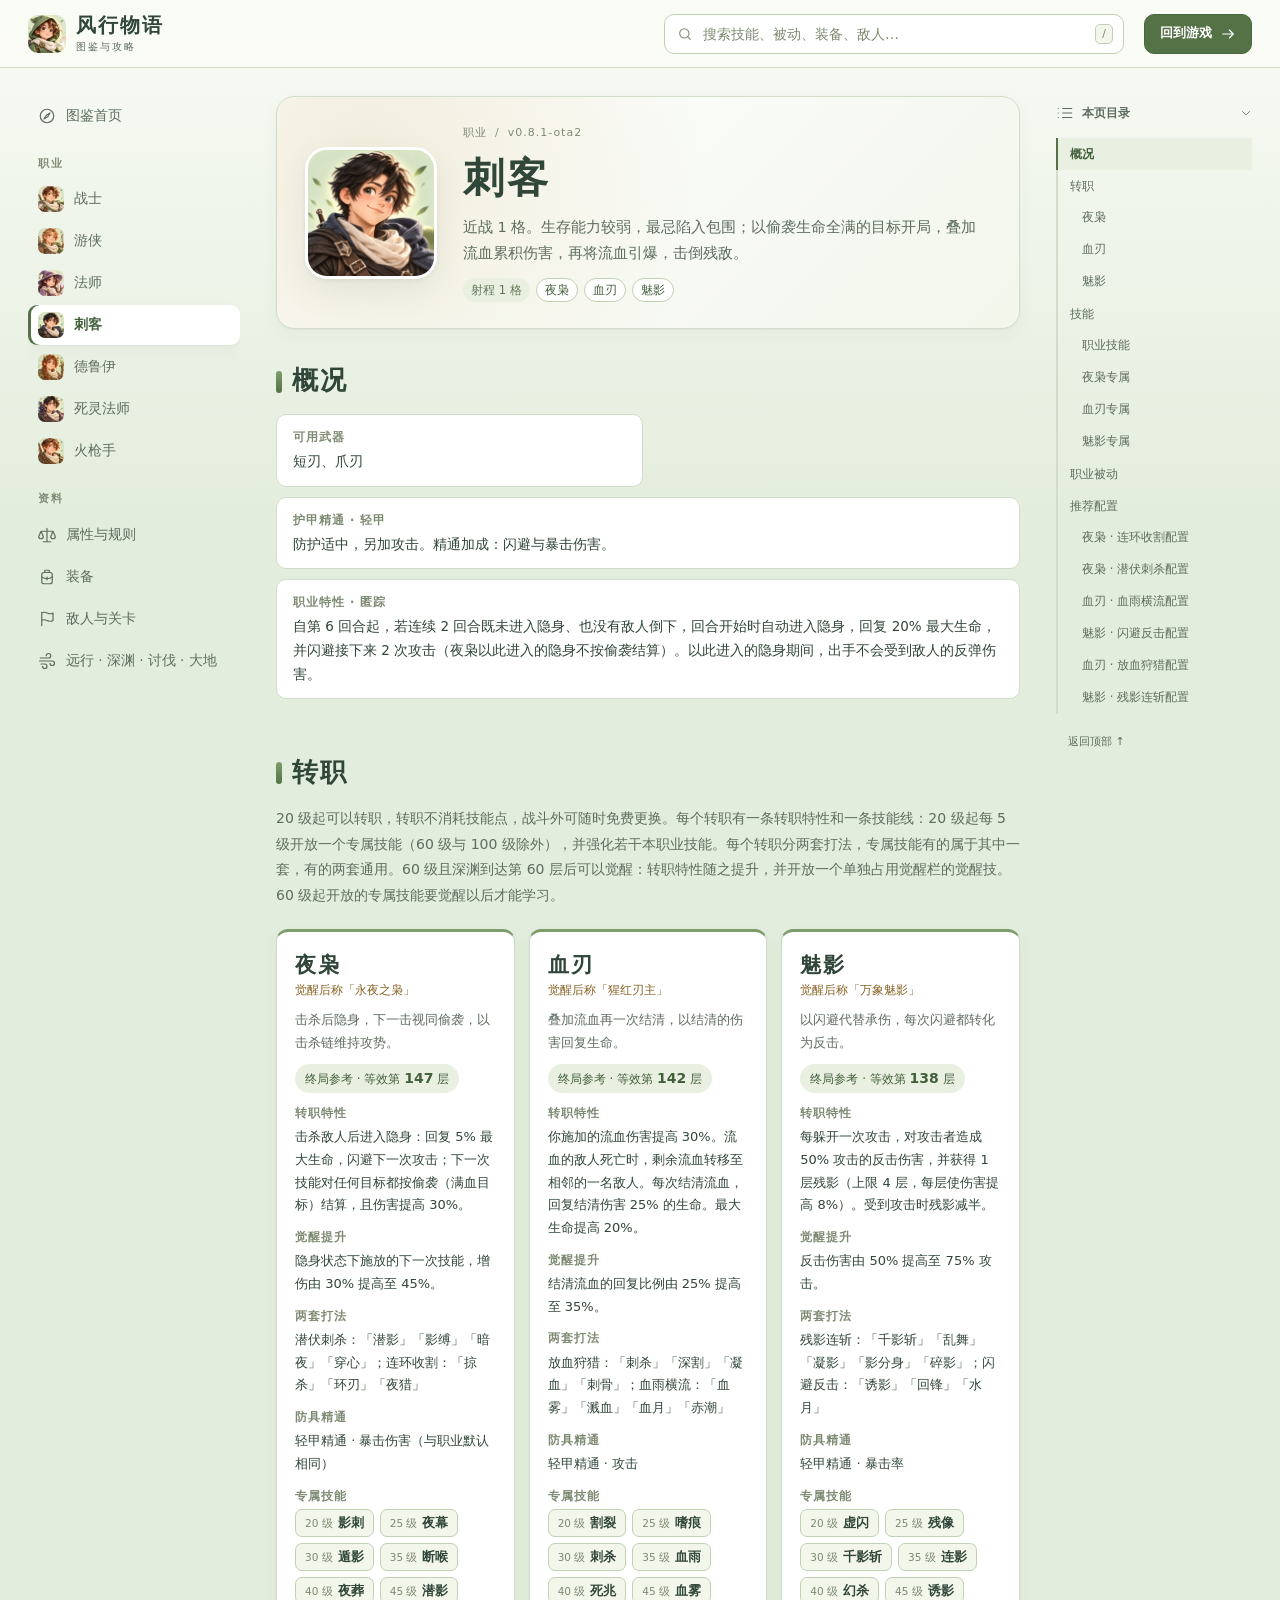
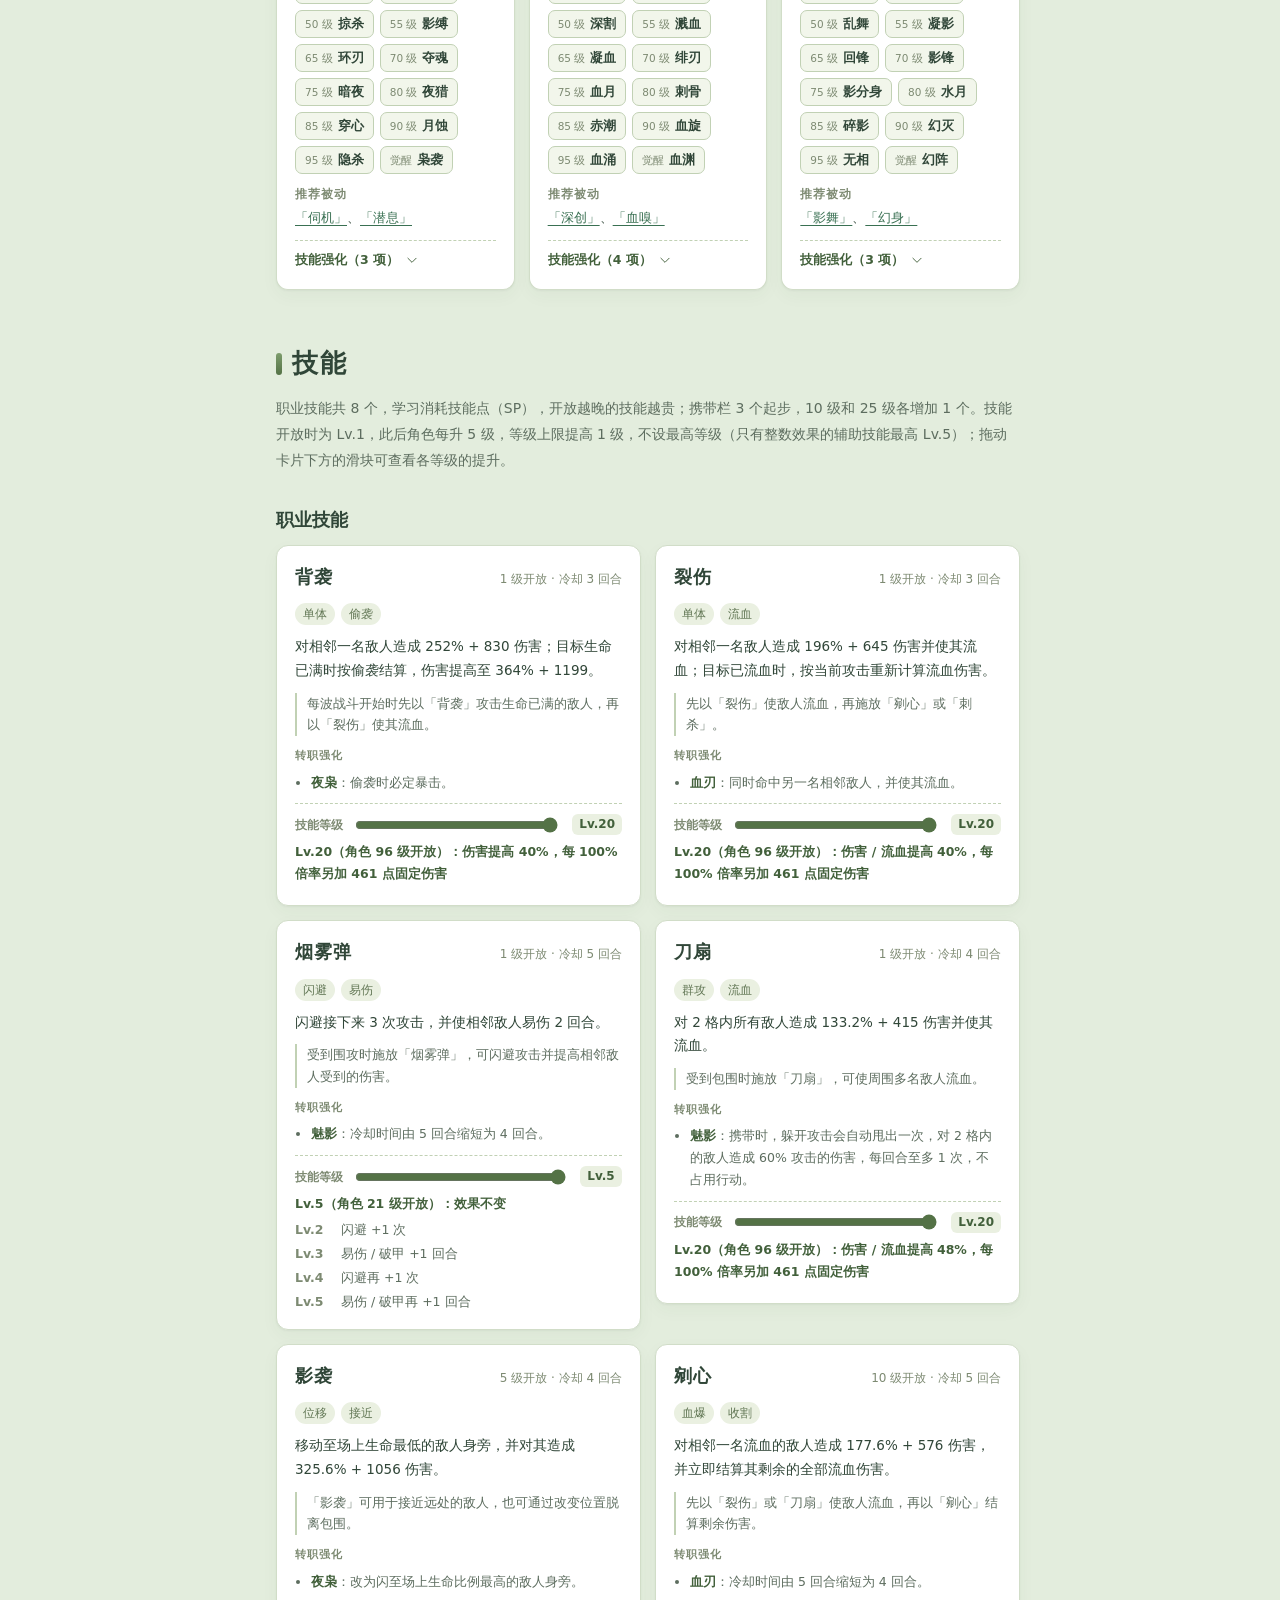
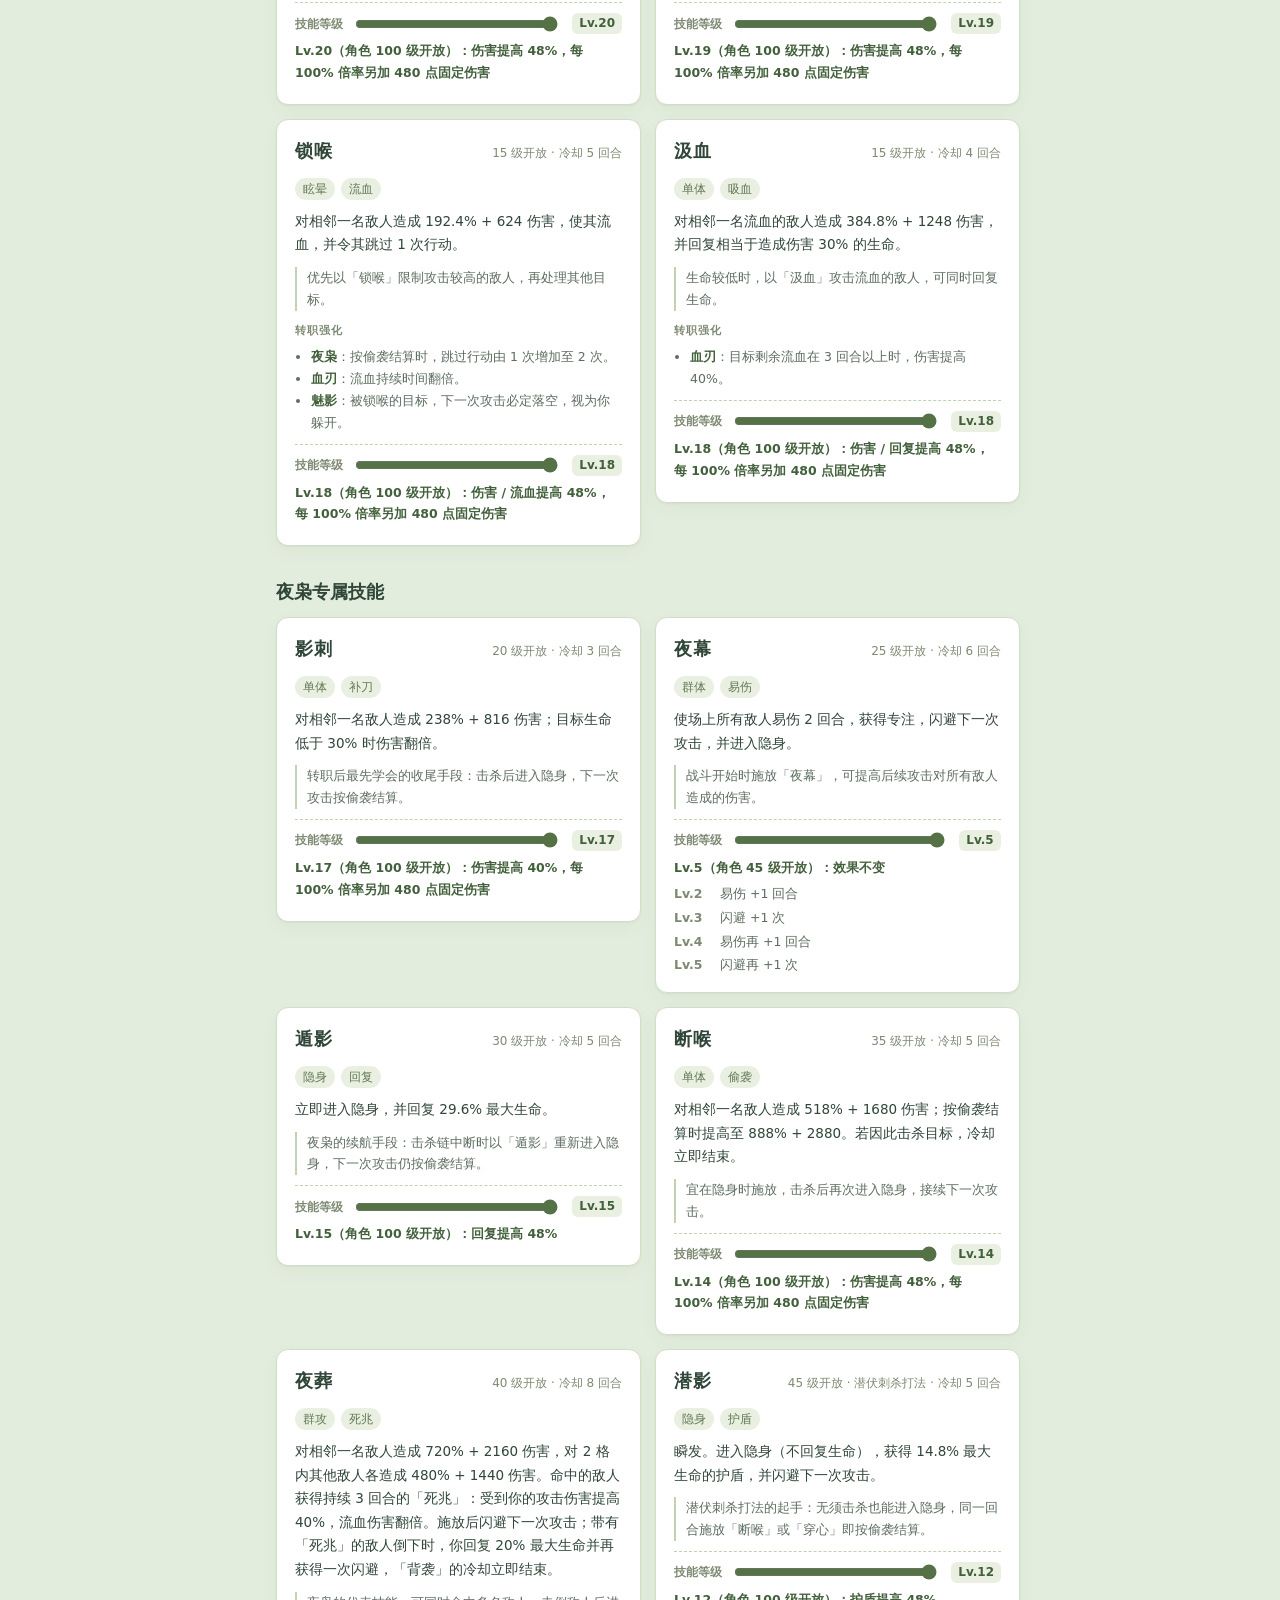
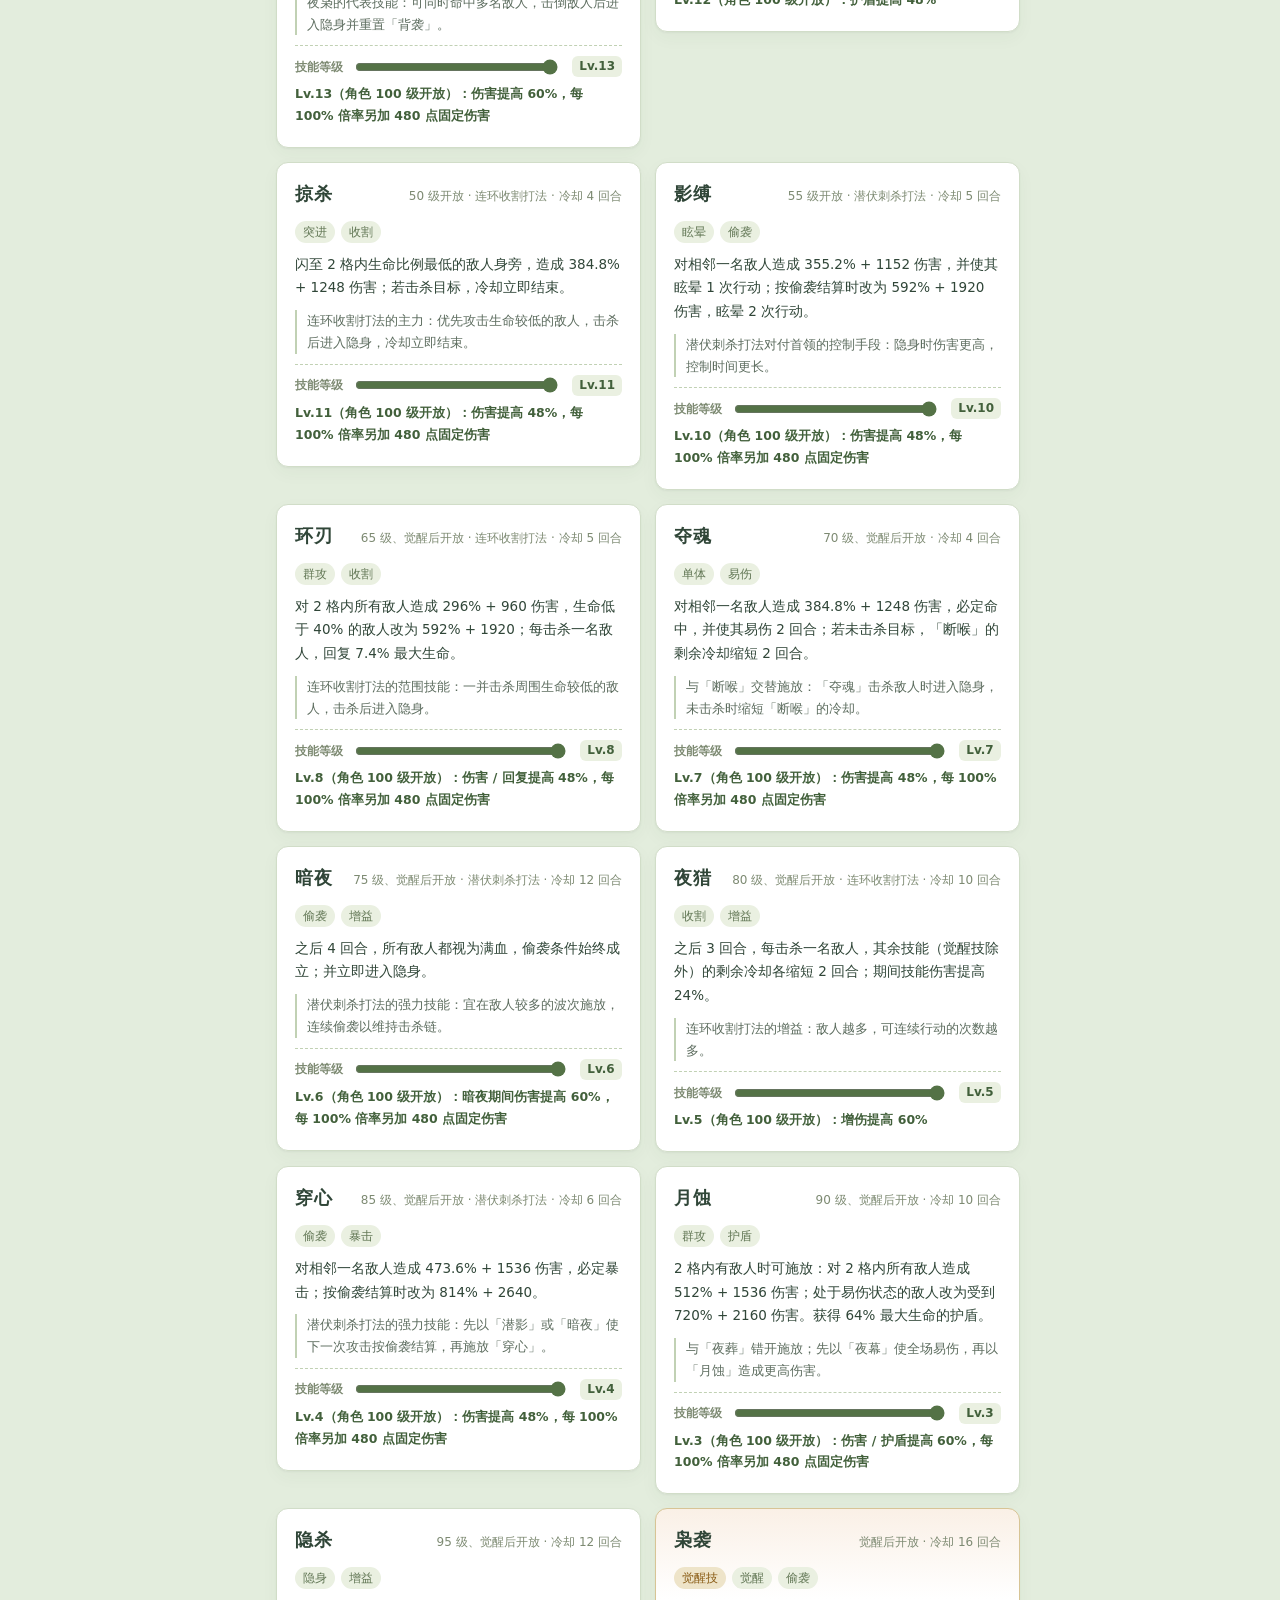
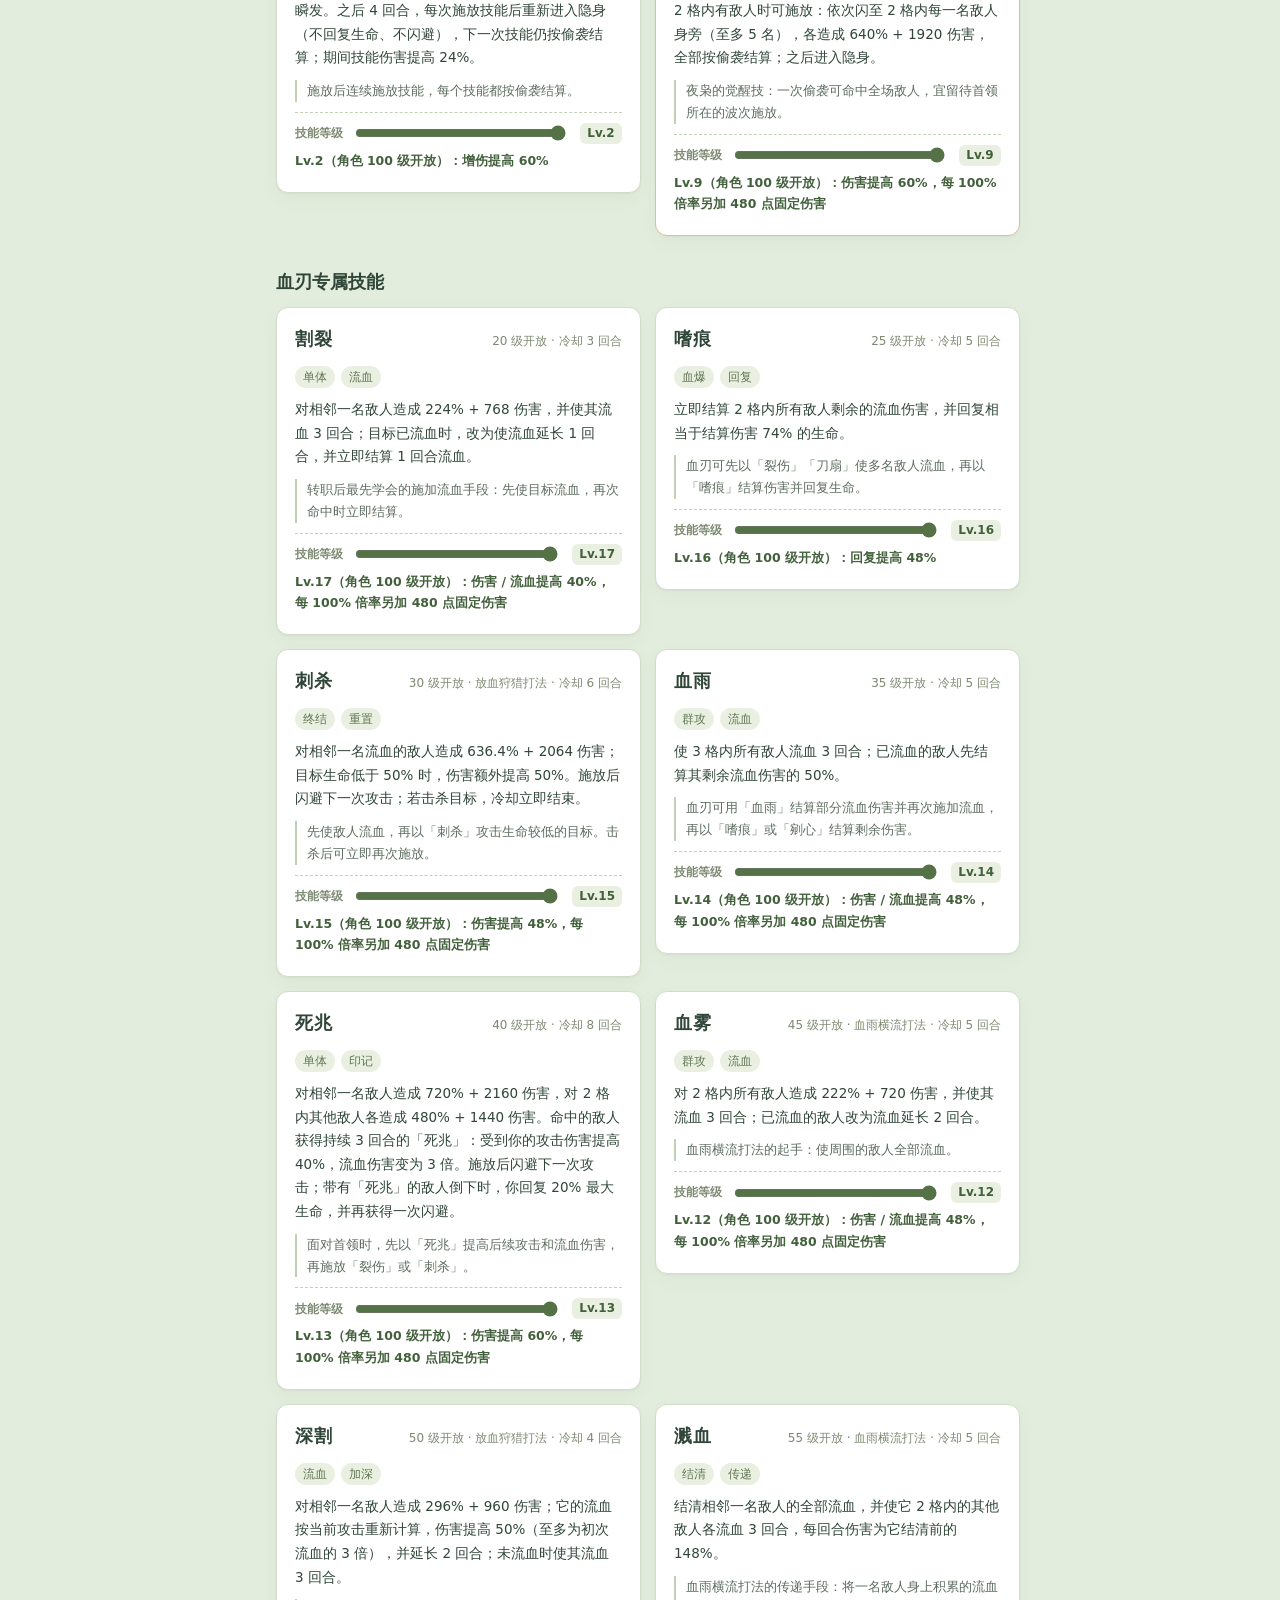
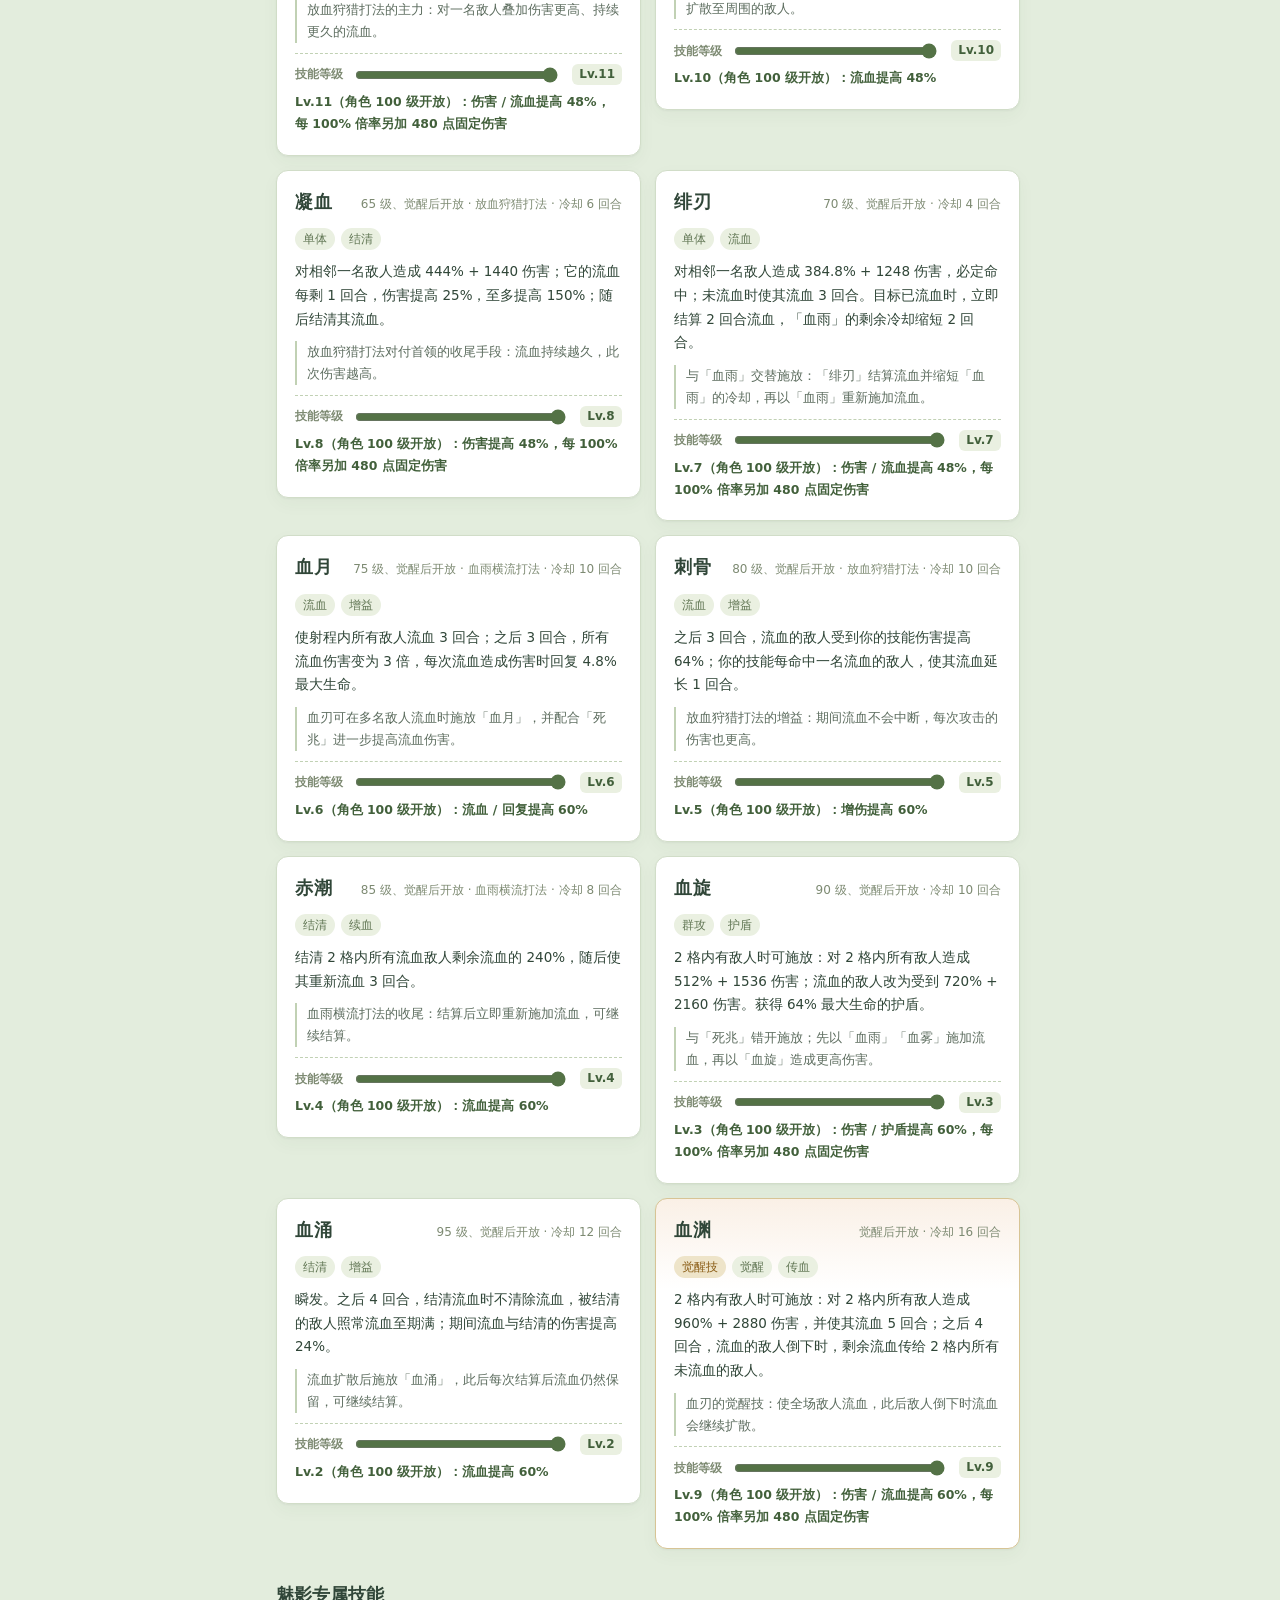
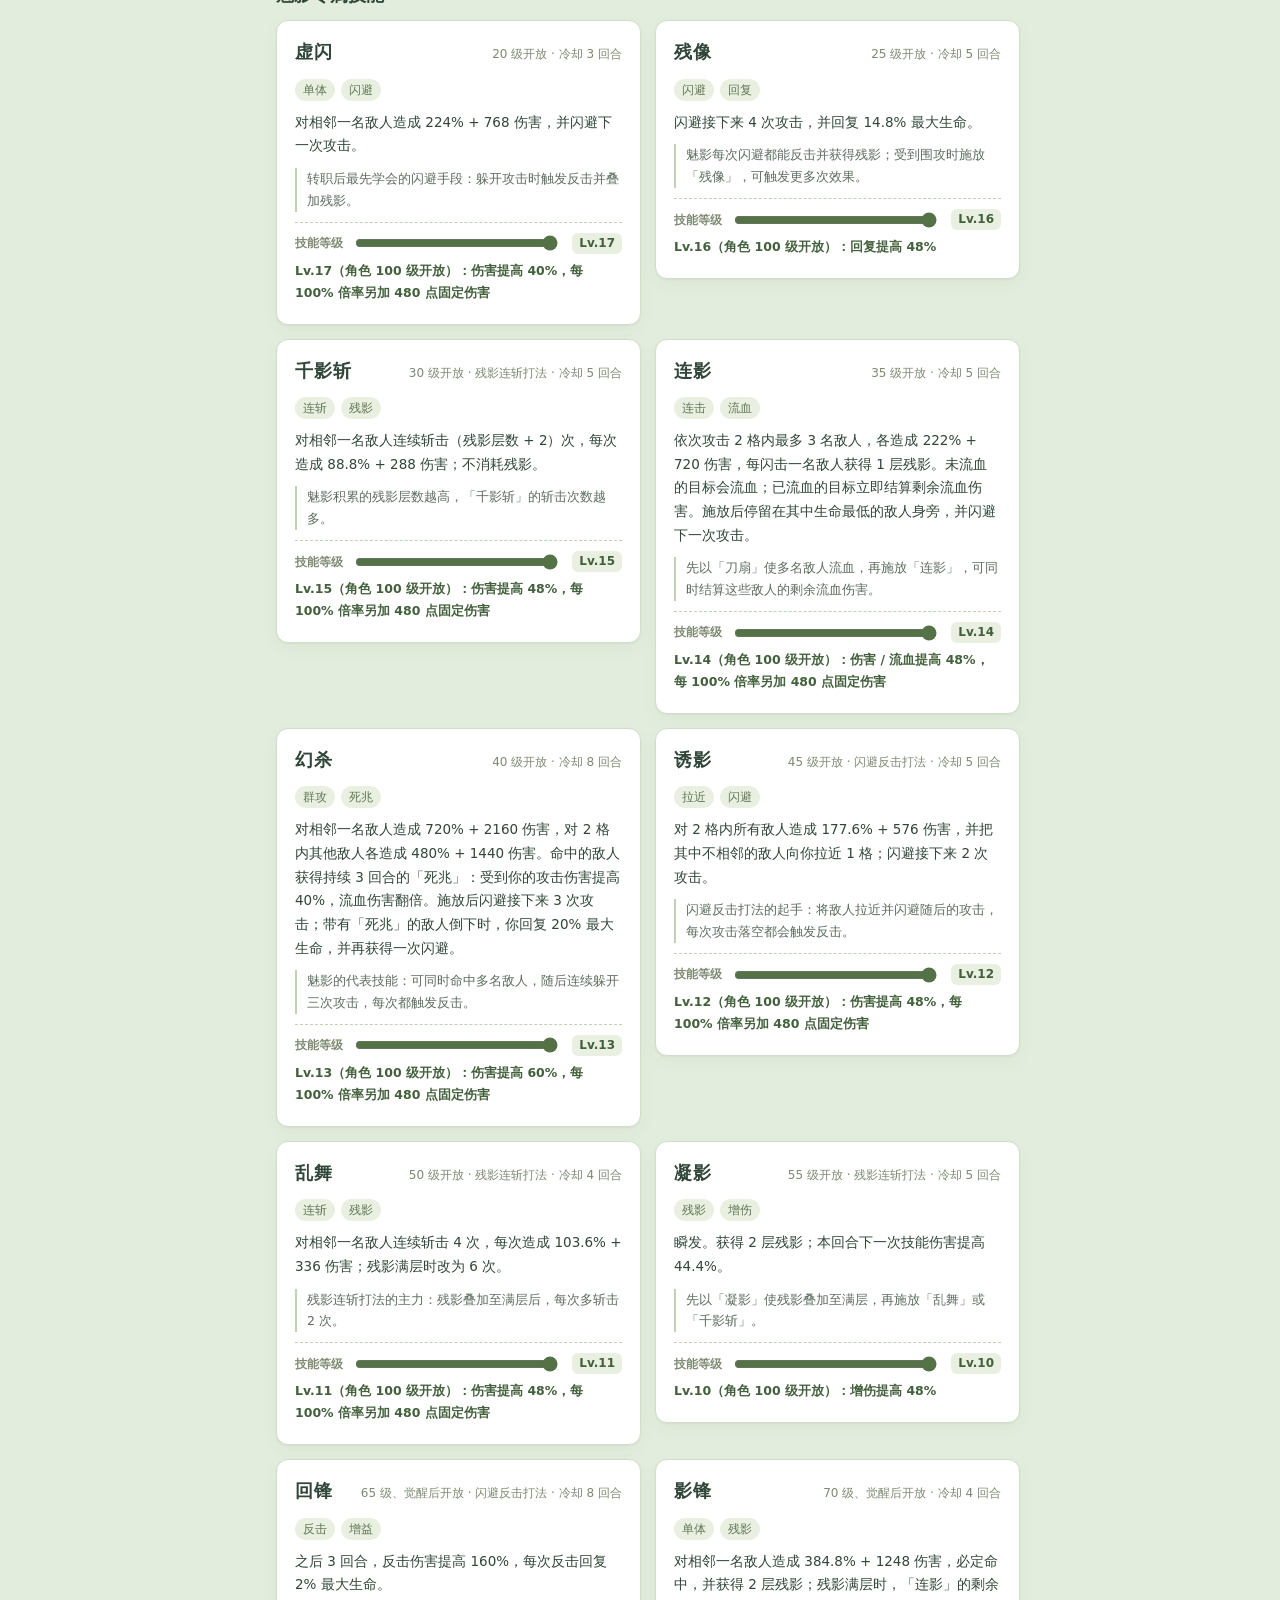
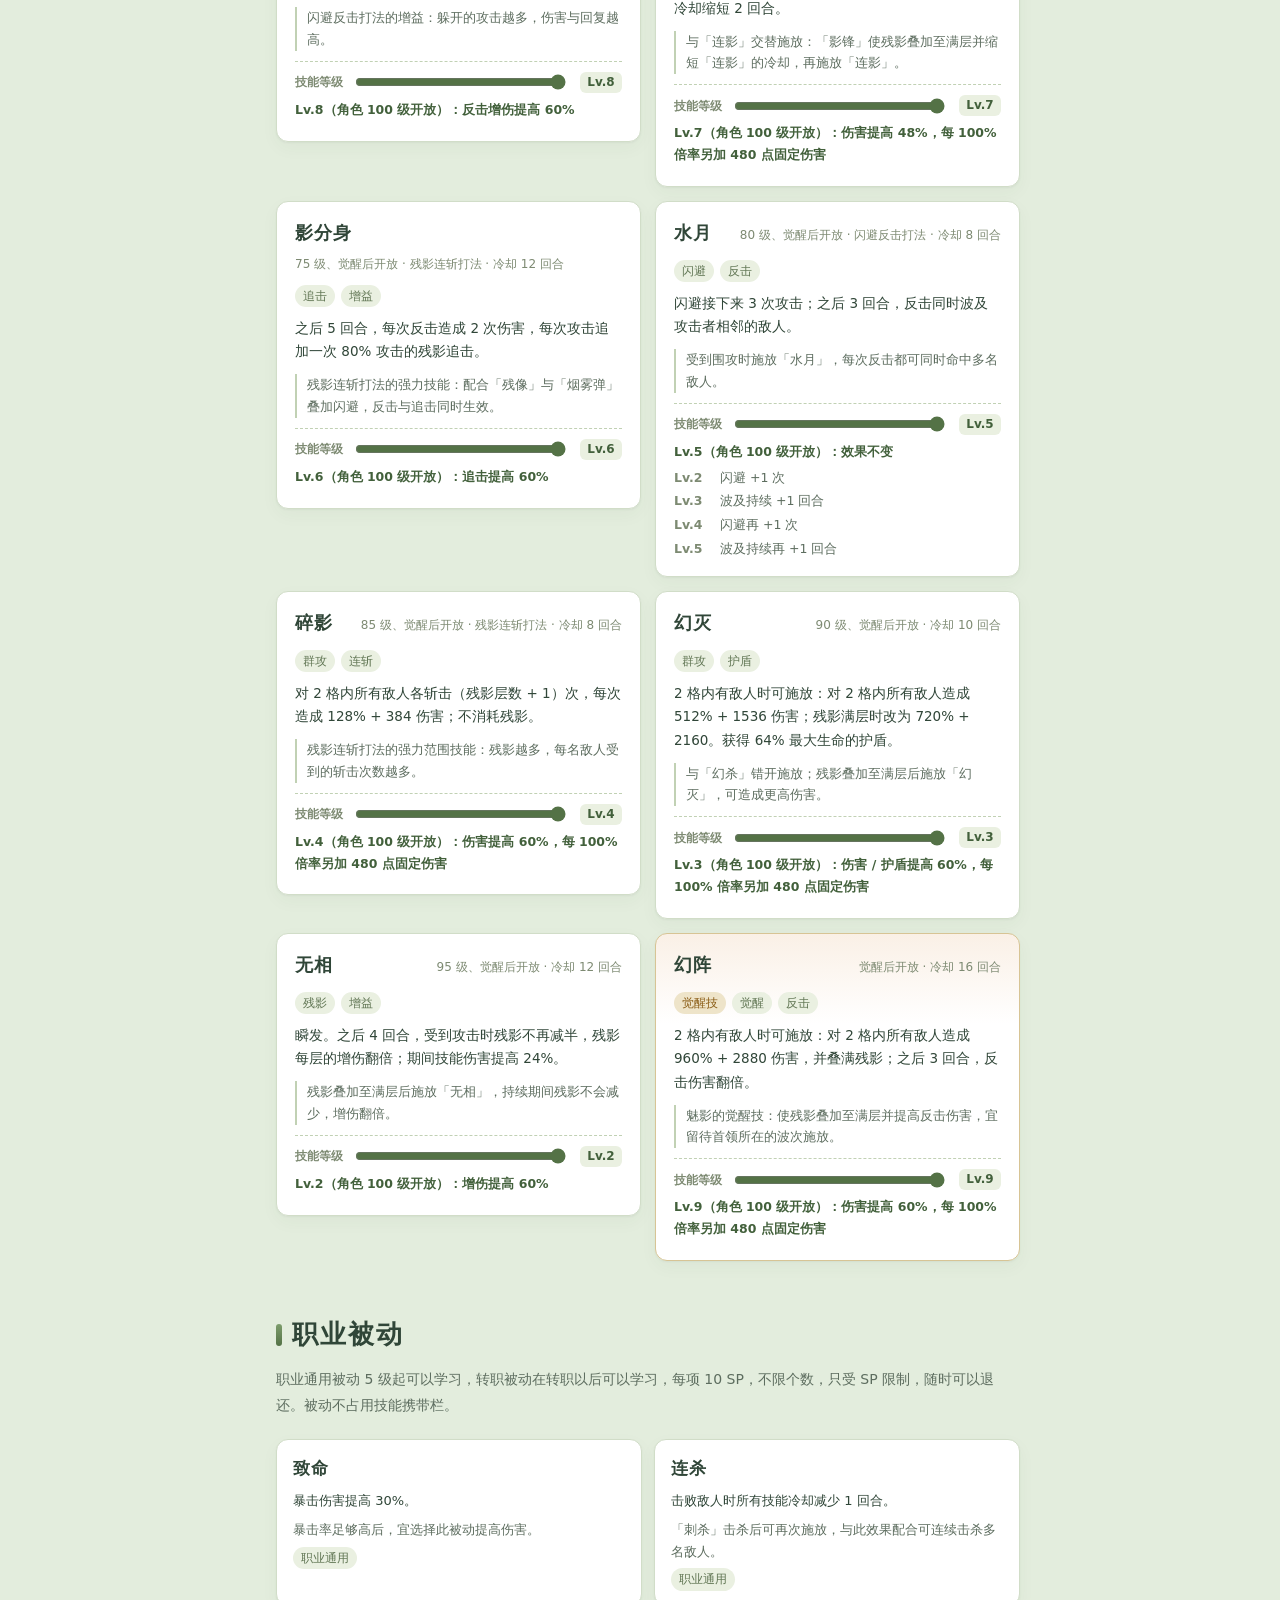
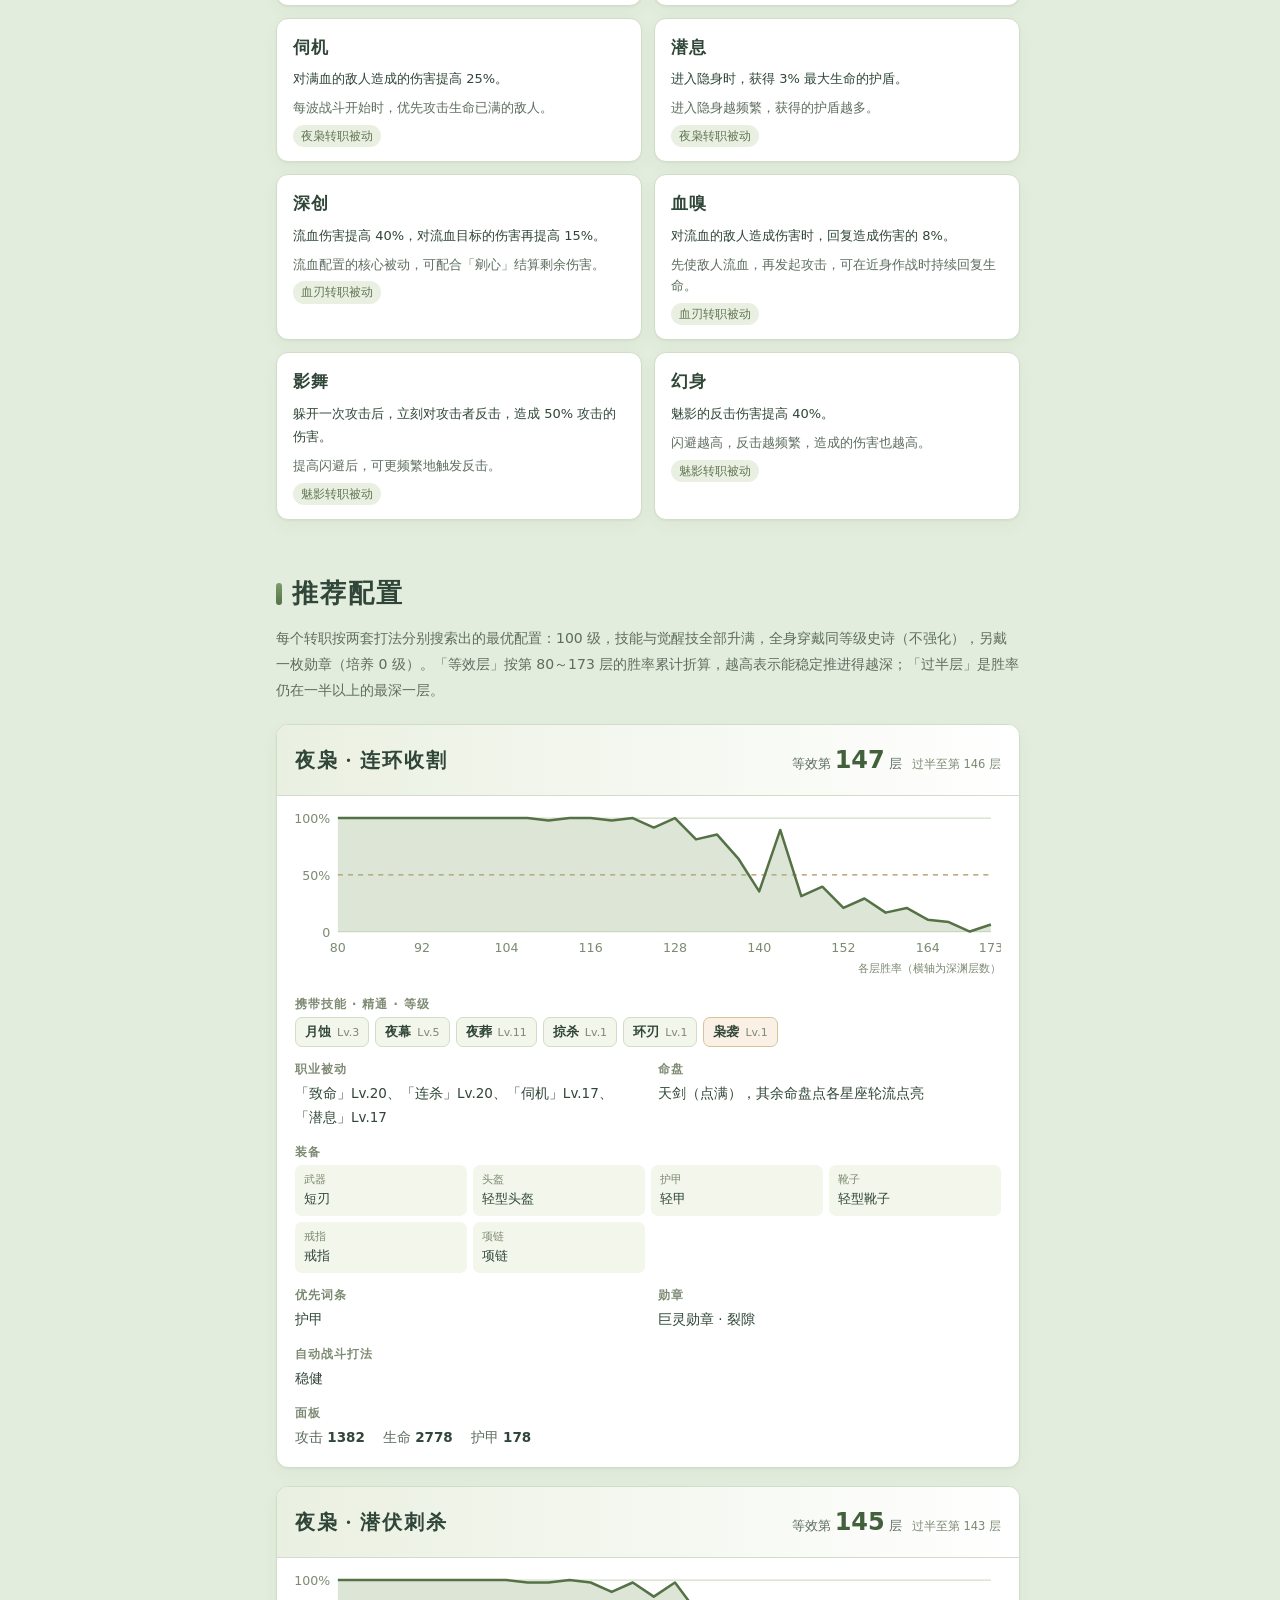
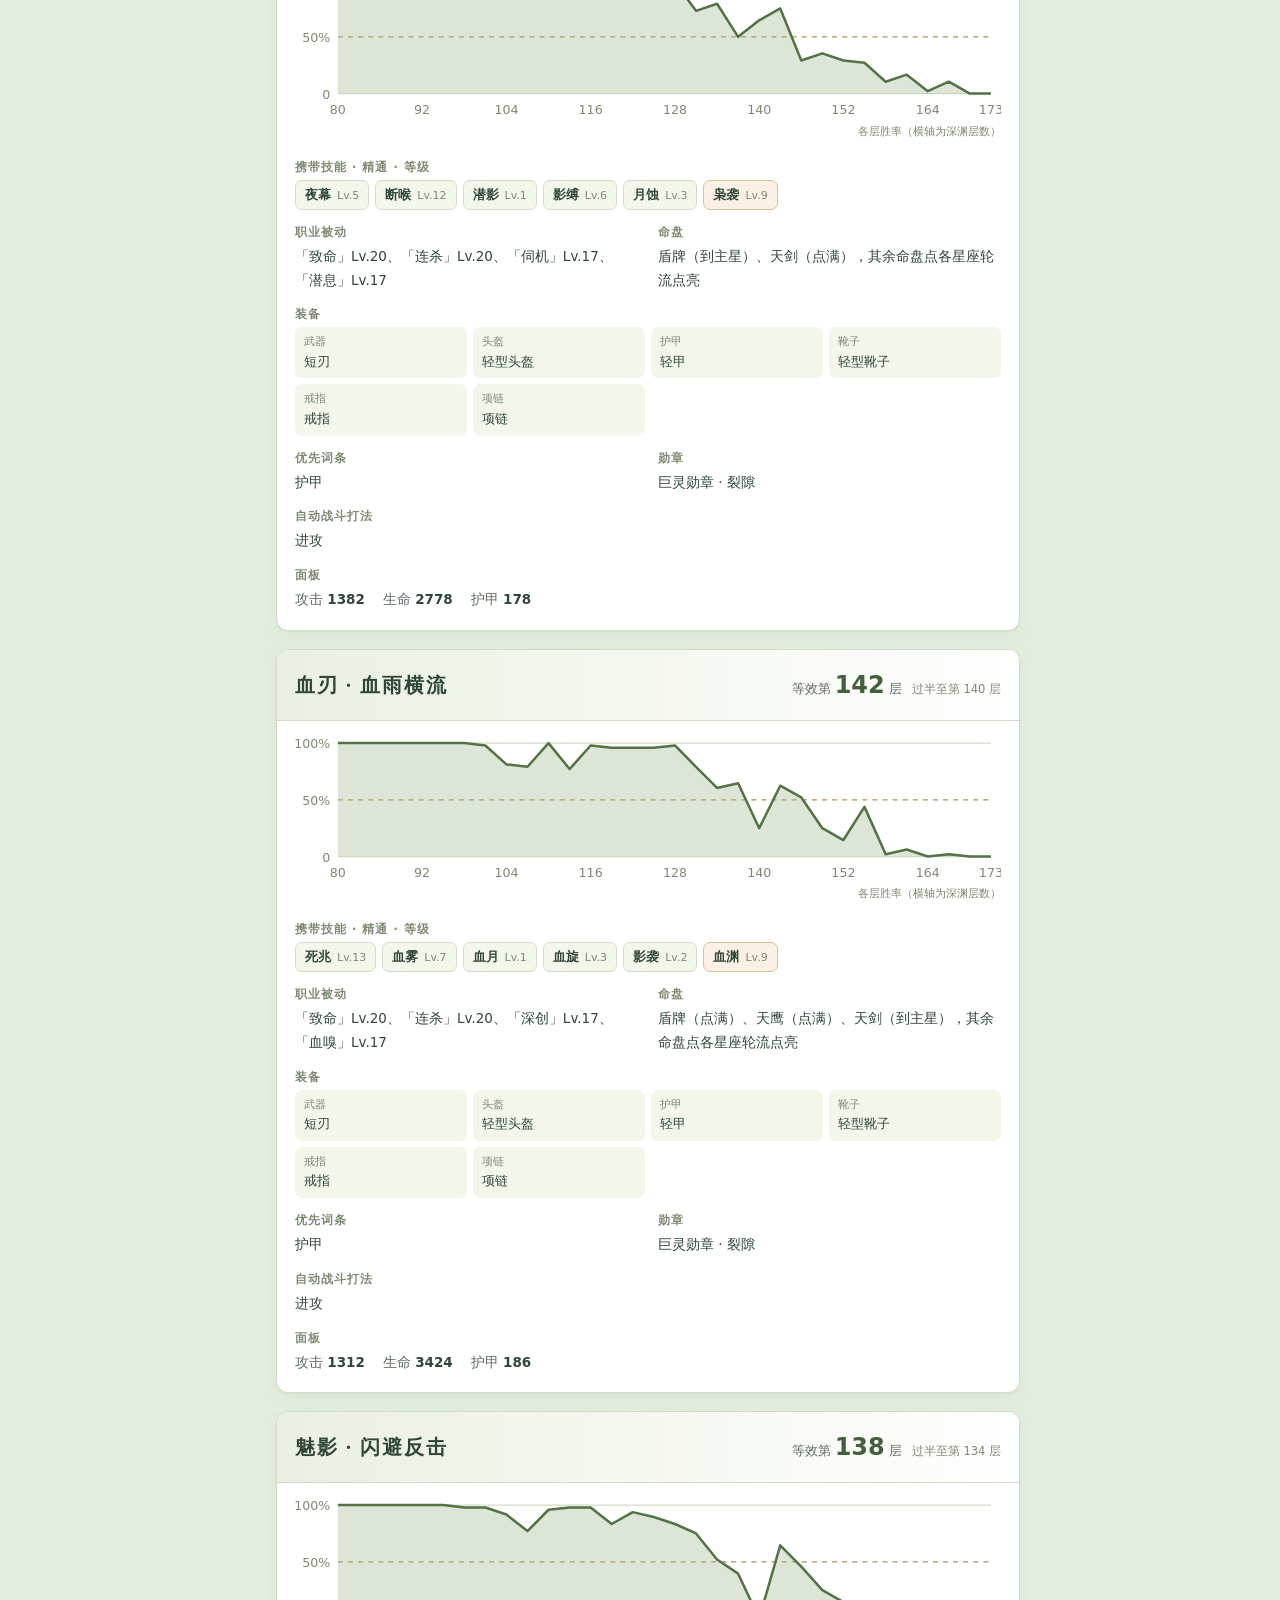
<file: guide/class-assassin.html>
<!doctype html>
<html lang="zh-CN">
<head>
<meta charset="utf-8" />
<meta name="viewport" content="width=device-width, initial-scale=1" />
<meta name="theme-color" content="#f9fbf5" />
<title>刺客 · 风行物语图鉴</title>
<meta name="description" content="近战 1 格。生存能力较弱，最忌陷入包围；以偷袭生命全满的目标开局，叠加流血累积伤害，再将流血引爆，击倒残敌。" />
<link rel="icon" type="image/png" href="../icons/windward-64.png" />
<style>
:root {
  --surface-page: #e3eddd;
  --surface-hollow: #eaf0e1;
  --surface-sunken: #deead5;
  --surface-soft: #f2f6eb;
  --surface-paper: #f9fbf5;
  --surface-raised: #ffffff;
  --surface-warm: #f1eddc;
  --surface-cool: #e6e9f4;
  --line-soft: #d1ddc8;
  --line-mid: #c1d1b4;
  --line-strong: #b3c39d;
  --ink: #304638;
  --ink-muted: #5d6d5f;
  --ink-soft: #7d8a72;
  --ink-invert: #ffffff;
  --accent-deep: #42603b;
  --accent-edge: #45683f;
  --focus-ring: #718d5e;
  --hero-mark: #3c7167;
  --accent: #547246;
  --accent-mid: #63824e;
  --accent-light: #7d9d6c;
  --accent-pale: #9db68b;
  --mint: #397052;
  --sage-deep: #617654;
  --sage-mid: #879779;
  --gold: #866225;
  --gold-deep: #8a662a;
  --gold-mid: #92713c;
  --gold-light: #ab915c;
  --gold-pale: #b3975a;
  --gold-tint: #eee4c9;
  --gold-bright: #8a5c15;
  --gold-sand: #d7c495;
  --surface-cream: #faf0e6;
  --danger: #a34f3b;
  --boss-ember: #d9722f;
  --boss-blood: #c8324a;
  --clay-soft: #a1634d;
  --info: #3b6983;
  --info-soft: #507a89;
  --abyss-tint: #e3e7f5;
  --abyss-pale: #c9cee3;
  --abyss-line: #b7bdd6;
  --abyss-mid: #7f8cbf;
  --abyss: #4d5a86;
  --abyss-deep: #3f4a75;
  --shade-tint: #ebe7f1;
  --shade: #5a4d70;
  --shade-deep: #3b3150;
  --rarity-common: #52634d;
  --rarity-rare: #356982;
  --rarity-epic: #79549a;
  --rarity-legendary: #a8681c;
  --rarity-trophy: #b23a2e;
  --card-ink: #ece3cb;
  --card-muted: #a9a792;
  --card-value: #f2dfa8;
  --card-plus: #9fd6a4;
  --card-minus: #f08f78;
  --card-sheet-glow: #2c3a31;
  --card-sheet-top: #212c25;
  --card-sheet: #1a221d;
  --card-legend-title: #f4b860;
  --card-trophy-title: #f08a72;
  --socket: #26342c;
  --socket-deep: #1a241e;
  --socket-light: #36493c;
  --icon-halo: #f1e7cc;
  --icon-ink-rose: #a65a44;
  --icon-ink-frost: #4d7f8c;
  --icon-ink-gold: #9a7838;
  --icon-ink-forest: #4e7f58;
  --icon-ink-arcane: #77689a;
  --icon-ink-leather: #9c7150;
  --icon-ink-poison: #7a8048;
  --icon-fill-white: #efe5ca;
  --icon-fill-cream: #e9dcbb;
  --icon-fill-bone: #e8dcc2;
  --board-night: #080b0b;
  --board-sky: #121917;
  --board-brass: #d2b06a;
  --board-route: #f6e6b8;
  --board-str: #e4b860;
  --board-dex: #93c780;
  --board-vit: #ec8e72;
  --board-mid: #d9d2bd;
  --board-spec: #9fc6e6;
  --journey-title: #fbf1d6;
  --journey-label: #d9c79a;
  --journey-muted: #b9b8a6;
  --journey-gold: #f0d79a;
  --journey-plus: #9fd38c;
  --journey-bad: #f2a08e;
  --journey-danger-pale: #f6c9b8;
  --journey-sage-pale: #d9e6c8;
  --journey-ember: #e08a4c;
  --journey-brass-hi: #fbe3a0;
  --journey-brass-lo: #b4862f;
  --journey-on-brass: #2a1e08;
  --journey-rare: #d9a441;
  --journey-parchment-hi: #fffaea;
  --journey-parchment: #e4d6b0;
  --journey-paper-ink: #3a463e;
  --journey-boss-hi: #f6e2d6;
  --journey-boss-lo: #d8b9a6;
  --journey-danger: #a8473a;
  --journey-danger-ink: #8c3a2e;
  --journey-good: #2f5a3a;
  --journey-night-mid: #213328;
  --journey-night: #1a2920;
  --journey-glade-hi: #6b8460;
  --journey-glade: #556e4d;
  --journey-glade-deep: #2a3d2c;
  --hex-void: #060a09;
  --hex-fight: #e6b4ad;
  --hex-elite: #ff8a75;
  --hex-safe: #8fdcc2;
  --hex-arcane: #bda8f5;
  --hex-ice: #b9dcf2;
  --hex-mist-dawn: #2f7d63;
  --hex-mist-moss: #5d7f4a;
  --hex-mist-fog: #2f7f8f;
  --hex-mist-frost: #5b7fb8;
  --hex-mist-ember: #b5502b;
  --hex-mist-ruin: #6f58a8;
}
/* 图鉴站样式。配色全部取游戏定稿色板（:root 由 render.mjs 注入），正文保持纸面阅读感，颜色用于导航、分类与状态。 */
* { box-sizing: border-box; }
:root {
  --header-height: 68px; --reading-offset: 96px;
  --sans: "Segoe UI", "PingFang SC", "Microsoft YaHei", system-ui, sans-serif;
  --serif: "Songti SC", "Noto Serif SC", "SimSun", serif;
  --radius: 12px; --shadow: 0 1px 2px #304a3a0d, 0 6px 18px #304a3a0a; --shadow-lift: 0 2px 4px #304a3a12, 0 14px 32px #304a3a14;
}
html { scroll-behavior: smooth; scroll-padding-top: var(--reading-offset); }
body { margin: 0; background: var(--surface-page); background-image: linear-gradient(180deg, var(--surface-paper) 0, var(--surface-page) 520px); background-repeat: no-repeat; color: var(--ink); font-family: var(--sans); font-size: 15px; line-height: 1.75; -webkit-font-smoothing: antialiased; }
a { color: var(--mint); text-underline-offset: 3px; }
button, summary, a, input { -webkit-tap-highlight-color: transparent; touch-action: manipulation; }
a, summary { transition: background .16s, color .16s, border-color .16s, box-shadow .16s, transform .16s; }
a:focus-visible, summary:focus-visible, input:focus-visible, .table-scroll:focus-visible { outline: 2px solid var(--focus-ring); outline-offset: 3px; }
[tabindex="-1"]:focus { outline: none; }
svg, img { flex-shrink: 0; }
img { display: block; max-width: 100%; }
summary { cursor: pointer; list-style: none; }
summary::-webkit-details-marker { display: none; }
[hidden] { display: none !important; }
.visually-hidden { position: absolute; width: 1px; height: 1px; overflow: hidden; clip: rect(0 0 0 0); white-space: nowrap; }
.skip-link { position: fixed; z-index: 40; left: 16px; top: -80px; padding: 10px 16px; border-radius: 8px; background: var(--accent); color: var(--ink-invert); }
.skip-link:focus { top: 10px; }

/* ---------- 顶栏与搜索 ---------- */
.site-header { position: sticky; top: 0; z-index: 30; height: var(--header-height); border-bottom: 1px solid var(--line-soft); background: color-mix(in srgb, var(--surface-paper) 92%, transparent); backdrop-filter: blur(10px); }
.header-inner { display: flex; align-items: center; gap: 20px; max-width: 1480px; height: 100%; margin: auto; padding: 0 28px; }
.brand { display: inline-flex; align-items: center; gap: 10px; color: var(--ink); text-decoration: none; }
.brand img { border-radius: 10px; }
.brand strong { display: block; font-family: var(--serif); font-size: 20px; font-weight: 600; line-height: 1.3; letter-spacing: 2px; }
.brand small { display: block; color: var(--ink-muted); font-size: 10px; letter-spacing: 2px; }
.site-search { position: relative; flex: 1; max-width: 460px; margin-left: auto; }
.search-box { display: flex; align-items: center; gap: 8px; height: 40px; padding: 0 10px 0 12px; border: 1px solid var(--line-mid); border-radius: 10px; background: var(--surface-raised); color: var(--ink-soft); }
.search-box:focus-within { border-color: var(--accent); box-shadow: 0 0 0 3px color-mix(in srgb, var(--accent) 16%, transparent); }
.search-box input { flex: 1; min-width: 0; height: 100%; border: 0; outline: 0; background: transparent; color: var(--ink); font: inherit; font-size: 14px; }
.search-box input::placeholder { color: var(--ink-soft); }
.search-box input::-webkit-search-cancel-button { display: none; }
kbd { padding: 0 6px; border: 1px solid var(--line-mid); border-radius: 5px; background: var(--surface-soft); color: var(--ink-soft); font: 11px/18px var(--sans); }
.search-results { position: absolute; top: calc(100% + 8px); left: 0; right: 0; max-height: min(70dvh, 480px); padding: 6px; overflow-y: auto; border: 1px solid var(--line-mid); border-radius: 12px; background: var(--surface-raised); box-shadow: var(--shadow-lift); }
.search-results a { display: grid; grid-template-columns: minmax(0, 1fr) auto; align-items: center; gap: 2px 10px; padding: 8px 10px; border-radius: 8px; color: var(--ink); text-decoration: none; }
.search-results a strong { font-size: 14px; }
.search-results a mark { background: var(--gold-tint); color: inherit; border-radius: 2px; }
.search-results a small { grid-column: 1; color: var(--ink-muted); font-size: 12px; }
.search-results a .kind { grid-column: 2; grid-row: 1 / 3; padding: 1px 7px; border-radius: 5px; background: var(--surface-hollow); color: var(--accent-deep); font-size: 11px; }
.search-results a[aria-selected="true"], .search-results a:hover { background: var(--surface-soft); }
.search-empty { margin: 0; padding: 14px 10px; color: var(--ink-muted); font-size: 13px; }
.play-link { display: inline-flex; align-items: center; gap: 8px; min-height: 40px; padding: 7px 15px; border: 1px solid var(--accent-edge); border-radius: 10px; background: var(--accent); color: var(--ink-invert); font-size: 13px; font-weight: 600; text-decoration: none; white-space: nowrap; }
.play-link:hover { background: var(--accent-deep); }

/* ---------- 版面 ---------- */
.docs-layout { display: grid; grid-template-columns: 212px minmax(0, 1fr) 196px; grid-template-areas: "navigation content outline"; align-items: start; gap: 36px; max-width: 1480px; margin: 0 auto; padding: 28px 28px 0; }
.docs-layout.no-toc { grid-template-columns: 212px minmax(0, 1fr); grid-template-areas: "navigation content"; }
.site-sidebar { grid-area: navigation; }
.toc-sidebar { grid-area: outline; }
.site-sidebar, .toc-sidebar { position: sticky; top: calc(var(--header-height) + 24px); min-width: 0; }
.site-nav > summary { display: none; }
.nav-panel { max-height: calc(100dvh - 120px); overflow-y: auto; overscroll-behavior: contain; scrollbar-width: thin; }
.sidebar-label { margin: 18px 10px 6px; color: var(--ink-soft); font-size: 11px; font-weight: 600; letter-spacing: 2px; }
.nav-group { display: grid; gap: 2px; }
.site-nav nav a { display: flex; align-items: center; gap: 10px; min-height: 40px; padding: 6px 10px; border-radius: 9px; color: var(--ink-muted); font-size: 13.5px; text-decoration: none; }
.site-nav nav a img { width: 26px; height: 26px; border-radius: 7px; background: var(--surface-soft); }
.site-nav nav a:hover { color: var(--ink); background: var(--surface-soft); }
.site-nav nav a[aria-current="page"] { color: var(--accent-deep); background: var(--surface-raised); box-shadow: inset 3px 0 var(--accent), var(--shadow); font-weight: 600; }

.page-toc > summary { display: flex; align-items: center; gap: 8px; min-height: 34px; margin-bottom: 8px; color: var(--ink-muted); font-size: 12px; font-weight: 600; }
.page-toc > summary > svg:last-child { width: 12px; margin-left: auto; transform: rotate(90deg); }
.page-toc:not([open]) > summary > svg:last-child { transform: rotate(0); }
.toc-current { display: none; }
.toc-panel { max-height: calc(100dvh - 170px); overflow-y: auto; overscroll-behavior: contain; scrollbar-width: thin; }
.page-toc ol { margin: 0; padding: 0; list-style: none; }
.page-toc nav a { display: flex; align-items: center; min-height: 32px; padding: 5px 9px 5px 12px; border-left: 2px solid var(--line-soft); color: var(--ink-muted); font-size: 12px; line-height: 1.5; text-decoration: none; }
.page-toc nav a > span { min-width: 0; overflow: hidden; white-space: nowrap; text-overflow: ellipsis; }
.page-toc .toc-level-3 a { padding-left: 24px; font-size: 11.5px; }
.page-toc nav a:hover { color: var(--ink); background: var(--surface-soft); }
.page-toc nav a[aria-current="location"] { color: var(--accent-deep); border-color: var(--accent); background: var(--surface-hollow); font-weight: 600; }
.toc-top { display: inline-flex; align-items: center; min-height: 40px; margin: 8px 0 0 12px; color: var(--ink-muted); font-size: 11px; text-decoration: none; }

/* ---------- 正文 ---------- */
.guide-main { grid-area: content; min-width: 0; padding-bottom: 48px; }
.guide-heading { padding: 6px 0 26px; margin-bottom: 30px; border-bottom: 1px solid var(--line-mid); }
.eyebrow { display: flex; align-items: center; gap: 8px; margin: 0 0 10px; color: var(--ink-soft); font-size: 11px; letter-spacing: 1px; }
.eyebrow span { color: var(--sage-mid); }
.guide-heading h1, .class-hero h1, .home-hero h1 { margin: 0; font-family: var(--serif); font-size: clamp(30px, 3.2vw, 42px); font-weight: 600; letter-spacing: 3px; line-height: 1.3; }
.page-description { max-width: 720px; margin: 10px 0 14px; color: var(--ink-muted); font-size: 14.5px; }
.page-meta { display: flex; align-items: center; flex-wrap: wrap; gap: 8px 12px; color: var(--ink-soft); font-size: 11px; }
.version-badge { padding: 1px 7px; border: 1px solid var(--line-soft); border-radius: 5px; background: var(--surface-raised); font-variant-numeric: tabular-nums; }
.guide-article { overflow-wrap: anywhere; }
.guide-article h2 { display: flex; align-items: center; gap: 10px; margin: 56px 0 14px; font-family: var(--serif); font-size: 26px; font-weight: 600; line-height: 1.4; letter-spacing: 2px; }
.guide-article h2::before { content: ""; width: 6px; height: 22px; border-radius: 3px; background: linear-gradient(var(--accent-light), var(--accent)); }
.guide-article > h2:first-child { margin-top: 0; }
.guide-article h3 { margin: 32px 0 12px; font-size: 18px; line-height: 1.5; }
.guide-article h4 { margin: 0; font-size: 16px; }
.lead { max-width: 820px; margin: 0 0 20px; color: var(--ink-muted); font-size: 14px; line-height: 1.85; }
.note { margin: 18px 0 24px; padding: 13px 16px; border: 1px solid var(--line-soft); border-left: 3px solid var(--accent-pale); border-radius: 0 10px 10px 0; background: var(--surface-soft); color: var(--ink-muted); font-size: 13px; line-height: 1.8; }
.note p { margin: 6px 0; }
.note p:first-child { margin-top: 0; }
.note p:last-child { margin-bottom: 0; }
.muted { color: var(--ink-muted); }
.tags { display: flex; flex-wrap: wrap; gap: 6px; margin: 0; }
.tag { display: inline-flex; align-items: center; padding: 1px 8px; border-radius: 999px; background: var(--surface-hollow); color: var(--sage-deep); font-family: var(--sans); font-size: 11.5px; font-weight: 500; line-height: 1.75; white-space: nowrap; }
.tag-danger { background: color-mix(in srgb, var(--danger) 12%, var(--surface-raised)); color: var(--danger); }
.tag-gold { background: var(--gold-tint); color: var(--gold-bright); }
.tag-link { text-decoration: none; background: var(--surface-raised); border: 1px solid var(--line-mid); color: var(--accent-deep); }
.tag-link:hover { border-color: var(--accent); }
code { padding: 2px 6px; border-radius: 5px; background: var(--surface-hollow); font-size: .92em; white-space: normal; }
.block-label { margin: 0 0 6px; color: var(--ink-soft); font-size: 11px; font-weight: 600; letter-spacing: 1px; }

/* ---------- 首页 ---------- */
.home-hero { display: grid; grid-template-columns: minmax(0, 1fr) auto; align-items: center; gap: 28px; margin-bottom: 36px; padding: 30px 32px; border: 1px solid var(--line-soft); border-radius: 18px; background: radial-gradient(circle at 85% 20%, var(--surface-warm), transparent 55%), linear-gradient(135deg, var(--surface-raised), var(--surface-soft)); box-shadow: var(--shadow); }
.home-hint { display: flex; align-items: center; gap: 8px; margin: 0; color: var(--ink-muted); font-size: 13px; }
.home-portraits { display: grid; grid-template-columns: repeat(4, 64px); gap: 8px; }
.home-portraits img { width: 64px; height: 64px; border-radius: 14px; border: 2px solid var(--surface-raised); box-shadow: var(--shadow); background: var(--surface-soft); }
.home-portraits img:nth-child(n+5) { transform: translateX(36px); }
.class-grid { display: grid; grid-template-columns: repeat(auto-fill, minmax(min(100%, 300px), 1fr)); gap: 14px; }
.class-card { display: flex; gap: 14px; padding: 16px; border: 1px solid var(--line-soft); border-radius: var(--radius); background: var(--surface-raised); color: var(--ink); text-decoration: none; box-shadow: var(--shadow); }
.class-card:hover { border-color: var(--accent-pale); box-shadow: var(--shadow-lift); transform: translateY(-2px); }
.class-card img { width: 72px; height: 72px; border-radius: 14px; background: var(--surface-soft); }
.class-card-body { display: flex; flex-direction: column; gap: 6px; min-width: 0; }
.class-card-body strong { font-family: var(--serif); font-size: 19px; letter-spacing: 2px; }
.class-card-body .tags { gap: 4px; }
.class-card-intro { color: var(--ink-muted); font-size: 12.5px; line-height: 1.7; }
.spec-names { display: flex; flex-wrap: wrap; gap: 4px; }
.spec-names span { padding: 0 7px; border: 1px solid var(--line-mid); border-radius: 6px; color: var(--accent-deep); font-size: 11.5px; }
.ref-grid { display: grid; grid-template-columns: repeat(auto-fill, minmax(min(100%, 230px), 1fr)); gap: 12px; }
.ref-card { display: grid; grid-template-columns: minmax(0, 1fr) auto; gap: 4px 10px; padding: 16px; border: 1px solid var(--line-soft); border-radius: var(--radius); background: var(--surface-raised); color: var(--ink); text-decoration: none; box-shadow: var(--shadow); }
.ref-card strong { font-size: 15px; }
.ref-card span { grid-column: 1; color: var(--ink-muted); font-size: 12.5px; line-height: 1.65; }
.ref-card svg { grid-column: 2; grid-row: 1 / 3; align-self: center; color: var(--accent); }
.ref-card:hover { border-color: var(--accent-pale); box-shadow: var(--shadow-lift); }

.strength-chart { display: grid; gap: 4px; padding: 14px 18px; border: 1px solid var(--line-soft); border-radius: var(--radius); background: var(--surface-raised); box-shadow: var(--shadow); }
.strength-group { display: grid; grid-template-columns: 116px minmax(0, 1fr); align-items: center; gap: 12px; padding: 8px 0; border-bottom: 1px solid var(--line-soft); }
.strength-group:last-child { border-bottom: 0; }
.strength-class { display: flex; align-items: center; gap: 8px; color: var(--ink); font-weight: 600; font-size: 13.5px; text-decoration: none; }
.strength-class img { width: 28px; height: 28px; border-radius: 7px; }
.strength-bars { display: grid; gap: 4px; margin: 0; padding: 0; list-style: none; }
.strength-bars li { display: grid; grid-template-columns: 58px minmax(0, 1fr) 34px; align-items: center; gap: 10px; font-size: 12px; }
.strength-label { color: var(--ink-muted); white-space: nowrap; }
.strength-track { height: 10px; border-radius: 5px; background: var(--surface-hollow); overflow: hidden; }
.strength-fill { display: block; height: 100%; border-radius: 5px; background: linear-gradient(90deg, var(--accent-pale), var(--accent)); }
.strength-bars li:first-child .strength-fill { background: linear-gradient(90deg, var(--accent-light), var(--accent-deep)); }
.strength-value { font-variant-numeric: tabular-nums; font-weight: 600; text-align: right; }
.axis-note { margin: 8px 2px 0; color: var(--ink-soft); font-size: 11.5px; }

/* ---------- 职业页 ---------- */
.class-hero { display: flex; align-items: center; gap: 26px; margin-bottom: 34px; padding: 26px 28px; border: 1px solid var(--line-soft); border-radius: 18px; background: radial-gradient(circle at 12% 30%, var(--surface-warm), transparent 50%), linear-gradient(135deg, var(--surface-raised), var(--surface-soft)); box-shadow: var(--shadow); }
.class-hero-portrait { width: 132px; height: 132px; border-radius: 22px; border: 3px solid var(--surface-raised); box-shadow: var(--shadow-lift); background: var(--surface-soft); }
.class-hero .page-description { margin-bottom: 12px; }
.fact-grid { display: grid; grid-template-columns: repeat(2, minmax(0, 1fr)); gap: 10px; margin: 0; }
.fact-grid > div { padding: 12px 16px; border: 1px solid var(--line-soft); border-radius: 10px; background: var(--surface-raised); }
.fact-grid .wide { grid-column: 1 / -1; }
.fact-grid dt, .spec-facts dt, .build-specs dt { margin-bottom: 3px; color: var(--ink-soft); font-size: 11.5px; font-weight: 600; letter-spacing: 1px; }
.fact-grid dd, .spec-facts dd, .build-specs dd { margin: 0; font-size: 13.5px; line-height: 1.75; }

.spec-grid { display: grid; grid-template-columns: repeat(3, minmax(0, 1fr)); gap: 14px; align-items: start; }
.spec-card { display: flex; flex-direction: column; gap: 10px; padding: 18px; border: 1px solid var(--line-soft); border-top: 3px solid var(--accent-light); border-radius: var(--radius); background: var(--surface-raised); box-shadow: var(--shadow); }
.guide-article .spec-card h3 { display: flex; flex-direction: column; margin: 0; font-family: var(--serif); font-size: 21px; letter-spacing: 2px; }
.spec-card h3 small { font-family: var(--sans); color: var(--gold); font-size: 11.5px; font-weight: 500; letter-spacing: 0; }
.spec-pitch { margin: 0; color: var(--ink-muted); font-size: 13px; }
.spec-strength { align-self: flex-start; padding: 2px 10px; border-radius: 999px; background: var(--surface-hollow); color: var(--accent-deep); font-size: 12px; text-decoration: none; }
.spec-strength strong { font-size: 14px; }
.spec-facts { display: grid; gap: 10px; margin: 0; }
.spec-facts dd { font-size: 13px; }
.chips { display: flex; flex-wrap: wrap; gap: 6px; }
.chip { display: inline-flex; align-items: baseline; gap: 5px; padding: 2px 9px; border: 1px solid var(--line-mid); border-radius: 7px; background: var(--surface-soft); color: var(--ink); font-size: 12.5px; font-weight: 600; text-decoration: none; }
.chip small { color: var(--ink-soft); font-size: 10.5px; font-weight: 500; }
.chip:hover { border-color: var(--accent); }
.spec-rewrites { border-top: 1px dashed var(--line-mid); padding-top: 8px; }
.spec-rewrites summary { display: flex; align-items: center; gap: 6px; color: var(--accent-deep); font-size: 12.5px; font-weight: 600; }
.spec-rewrites summary svg { transform: rotate(90deg); }
.spec-rewrites[open] summary svg { transform: rotate(-90deg); }
.spec-rewrites ul { margin: 8px 0 0; padding-left: 18px; color: var(--ink-muted); font-size: 12.5px; }
.spec-rewrites li { margin-bottom: 4px; }

.skill-grid { display: grid; grid-template-columns: repeat(auto-fill, minmax(min(100%, 340px), 1fr)); gap: 14px; align-items: start; }
.skill-card { display: flex; flex-direction: column; gap: 10px; padding: 16px 18px; border: 1px solid var(--line-soft); border-radius: var(--radius); background: var(--surface-raised); box-shadow: var(--shadow); scroll-margin-top: var(--reading-offset); }
.skill-card:target { border-color: var(--accent); box-shadow: 0 0 0 3px color-mix(in srgb, var(--accent) 18%, transparent), var(--shadow); }
.skill-card.is-ascend { border-color: var(--gold-sand); background: linear-gradient(180deg, var(--surface-cream), var(--surface-raised) 90px); }
.skill-card > header { display: flex; align-items: baseline; justify-content: space-between; flex-wrap: wrap; gap: 4px 10px; }
.skill-card h4 { font-family: var(--serif); font-size: 18px; letter-spacing: 1px; }
.skill-meta { color: var(--ink-soft); font-size: 12px; white-space: nowrap; }
.skill-desc { margin: 0; font-size: 13.5px; }
.skill-synergy { margin: 0; padding-left: 10px; border-left: 2px solid var(--line-mid); color: var(--ink-muted); font-size: 12.5px; }
.rewrites ul { margin: 0; padding-left: 16px; color: var(--ink-muted); font-size: 12.5px; }
.rewrites strong { color: var(--accent-deep); }
.skill-levels { padding-top: 10px; border-top: 1px dashed var(--line-mid); }
.level-control { display: flex; align-items: center; gap: 12px; }
.level-control label { display: flex; flex: 1; align-items: center; gap: 10px; color: var(--ink-soft); font-size: 11.5px; font-weight: 600; white-space: nowrap; }
.level-slider { flex: 1; min-width: 0; accent-color: var(--accent); }
.level-value { min-width: 42px; padding: 0 7px; border-radius: 6px; background: var(--surface-hollow); color: var(--accent-deep); font-size: 12px; font-weight: 700; text-align: center; font-variant-numeric: tabular-nums; }
.level-total { margin: 6px 0 4px; color: var(--accent-deep); font-size: 12.5px; font-weight: 600; }
.level-gains { display: grid; gap: 2px; margin: 0; padding: 0; list-style: none; font-size: 12.5px; color: var(--ink-muted); }
.level-gains li { display: grid; grid-template-columns: 40px minmax(0, 1fr); gap: 6px; }
.level-gains b { color: var(--ink-soft); font-weight: 600; font-variant-numeric: tabular-nums; }
.level-gains li.is-locked { opacity: .38; }

.passive-grid { display: grid; grid-template-columns: repeat(auto-fill, minmax(min(100%, 250px), 1fr)); gap: 12px; }
.passive-card { display: flex; flex-direction: column; gap: 6px; padding: 14px 16px; border: 1px solid var(--line-soft); border-radius: var(--radius); background: var(--surface-raised); box-shadow: var(--shadow); }
.passive-card:target { border-color: var(--accent); }
.passive-card h4 { font-family: var(--serif); font-size: 17px; letter-spacing: 1px; }
.passive-card p { margin: 0; font-size: 13px; }
.passive-card p.muted { font-size: 12.5px; }
.passive-card .tag { align-self: flex-start; }

.build-card { margin: 14px 0 18px; border: 1px solid var(--line-soft); border-radius: var(--radius); background: var(--surface-raised); box-shadow: var(--shadow); overflow: hidden; }
.build-card-heading { display: flex; align-items: center; justify-content: space-between; flex-wrap: wrap; gap: 8px; padding: 14px 18px; border-bottom: 1px solid var(--line-soft); background: linear-gradient(90deg, var(--surface-hollow), var(--surface-raised)); }
.guide-article .build-card h3 { margin: 0; font-family: var(--serif); font-size: 20px; letter-spacing: 2px; }
.build-score { display: flex; align-items: baseline; gap: 10px; color: var(--ink-muted); font-size: 12.5px; }
.build-score strong { color: var(--accent-deep); font-size: 24px; font-variant-numeric: tabular-nums; }
.build-score small { color: var(--ink-soft); font-size: 11.5px; }
.curve { margin: 0; padding: 12px 18px 4px; }
.curve svg { display: block; width: 100%; height: auto; }
.curve text { fill: var(--ink-soft); font: 10px var(--sans); }
.curve .grid { stroke: var(--line-soft); stroke-width: 1; }
.curve .half { stroke: var(--gold-light); stroke-width: 1; stroke-dasharray: 4 4; }
.curve .area { fill: color-mix(in srgb, var(--accent-pale) 35%, transparent); }
.curve .line { fill: none; stroke: var(--accent); stroke-width: 2; stroke-linejoin: round; }
.curve figcaption { color: var(--ink-soft); font-size: 11px; text-align: right; }
.build-specs { display: grid; grid-template-columns: repeat(2, minmax(0, 1fr)); gap: 12px 20px; margin: 0; padding: 12px 18px 18px; }
.build-specs .wide { grid-column: 1 / -1; }
.skill-chips { display: flex; flex-wrap: wrap; gap: 6px; margin: 0; padding: 0; list-style: none; }
.skill-chips li { display: inline-flex; align-items: baseline; gap: 6px; padding: 3px 9px; border: 1px solid var(--line-soft); border-radius: 7px; background: var(--surface-soft); }
.skill-chips li.is-ascend { border-color: var(--gold-sand); background: var(--surface-cream); }
.skill-chips strong { font-size: 12.5px; }
.skill-chips small { color: var(--ink-soft); font-size: 11px; }
.gear-list { display: grid; grid-template-columns: repeat(4, minmax(0, 1fr)); gap: 6px; margin: 0; padding: 0; list-style: none; }
.gear-list li { padding: 5px 9px; border-radius: 7px; background: var(--surface-soft); font-size: 13px; }
.gear-list small { display: block; color: var(--ink-soft); font-size: 10.5px; }
.stat-line { display: flex; flex-wrap: wrap; gap: 6px 18px; color: var(--ink-muted); }
.stat-line b { color: var(--ink); font-variant-numeric: tabular-nums; }
.method-note { margin-top: 10px; padding: 0 16px; border: 1px solid var(--line-soft); border-radius: 10px; background: var(--surface-soft); color: var(--ink-muted); font-size: 12.5px; }
.method-note summary { display: flex; align-items: center; gap: 6px; min-height: 44px; color: var(--ink); font-weight: 600; }
.method-note summary svg { margin-left: auto; transform: rotate(90deg); }
.method-note[open] summary svg { transform: rotate(-90deg); }

/* ---------- 资料页 ---------- */
.formula-grid { display: grid; grid-template-columns: repeat(3, minmax(0, 1fr)); gap: 12px; }
.formula { display: flex; flex-direction: column; gap: 8px; padding: 16px; border: 1px solid var(--line-soft); border-radius: var(--radius); background: var(--surface-raised); box-shadow: var(--shadow); }
.formula code { align-self: flex-start; font-size: 13px; }
.formula p { margin: 0; color: var(--ink-muted); font-size: 12.5px; }
.rule-list { display: grid; gap: 8px; margin: 0; padding: 0; list-style: none; }
.rule-list li { position: relative; padding: 10px 14px 10px 32px; border: 1px solid var(--line-soft); border-radius: 10px; background: var(--surface-raised); font-size: 13.5px; }
.rule-list li::before { content: ""; position: absolute; left: 14px; top: 19px; width: 7px; height: 7px; border-radius: 50%; background: var(--accent-light); }
.enemy-name { display: inline-flex; align-items: center; gap: 10px; }
.enemy-name strong { white-space: nowrap; }
.enemy-thumb { width: 40px; height: 40px; border-radius: 9px; object-fit: cover; background: var(--surface-hollow); }
.enemy-thumb.is-empty { display: inline-block; }

.table-scroll { max-width: 100%; margin: 14px 0 24px; overflow-x: auto; overscroll-behavior-x: contain; border: 1px solid var(--line-soft); border-radius: var(--radius); background: var(--surface-raised); box-shadow: var(--shadow); scrollbar-width: thin; }
.data-table { width: 100%; border-collapse: separate; border-spacing: 0; font-size: 13px; line-height: 1.65; }
.data-table th, .data-table td { padding: 11px 13px; border-bottom: 1px solid var(--line-soft); text-align: left; vertical-align: top; }
.data-table th { position: sticky; top: 0; background: var(--surface-soft); color: var(--ink-muted); font-size: 11.5px; font-weight: 600; white-space: nowrap; }
.data-table tbody tr:hover td { background: color-mix(in srgb, var(--surface-soft) 60%, transparent); }
.data-table tr:target td { background: var(--gold-tint); }
.data-table tr:last-child td { border-bottom: 0; }
.data-table .num { text-align: right; font-variant-numeric: tabular-nums; white-space: nowrap; }
.cell-content { min-width: 0; }
.table-hint { display: none; margin: 10px 0 -8px; color: var(--ink-muted); font-size: 11px; }

.page-pagination { display: grid; grid-template-columns: repeat(2, minmax(0, 1fr)); gap: 12px; margin-top: 56px; }
.page-pagination a { display: flex; flex-direction: column; gap: 3px; padding: 14px 16px; border: 1px solid var(--line-soft); border-radius: 10px; background: var(--surface-raised); color: var(--ink); text-decoration: none; }
.page-pagination a:hover { border-color: var(--accent-pale); box-shadow: var(--shadow); }
.page-pagination .next { text-align: right; }
.page-pagination small { color: var(--ink-muted); font-size: 11px; }
.page-pagination span { display: flex; align-items: center; justify-content: space-between; gap: 5px; font-size: 13.5px; font-weight: 600; }
.page-pagination .previous svg { order: -1; transform: rotate(180deg); }
.site-footer { margin-top: 30px; padding-top: 22px; border-top: 1px solid var(--line-soft); color: var(--ink-muted); font-size: 11.5px; }
.site-footer > span { font-family: var(--serif); color: var(--ink); font-size: 14px; letter-spacing: 1px; }
.site-footer p { max-width: 600px; margin: 8px 0; }
.site-footer a { display: inline-flex; align-items: center; gap: 6px; min-height: 40px; text-decoration: none; }

/* ---------- 窄屏 ---------- */
@media (max-width: 1240px) {
  .docs-layout { grid-template-columns: 196px minmax(0, 1fr); grid-template-areas: "navigation content"; }
  .toc-sidebar { display: none; }
  .spec-grid { grid-template-columns: minmax(0, 1fr); }
}
/* 手机与平板：导航和目录收成两个下拉按钮并列，展开后占满整行；正文不被侧栏挤压。 */
@media (max-width: 1000px) {
  :root { --header-height: 60px; --reading-offset: 124px; }
  .header-inner { gap: 12px; padding: 0 18px; }
  .brand small { display: none; }
  .site-search { max-width: none; }
  kbd { display: none; }
  .docs-layout, .docs-layout.no-toc { grid-template-columns: repeat(2, minmax(0, 1fr)); grid-template-areas: "navigation outline" "content content"; gap: 16px 10px; max-width: 900px; padding: 12px 18px 0; }
  .docs-layout.no-toc { grid-template-areas: "navigation navigation" "content content"; }
  .toc-sidebar { display: block; }
  .site-sidebar, .toc-sidebar { top: calc(var(--header-height) + 8px); z-index: 10; }
  .site-nav > summary, .page-toc > summary { display: flex; align-items: center; gap: 8px; min-height: 44px; margin: 0; padding: 9px 12px; border: 1px solid var(--line-mid); border-radius: 10px; background: var(--surface-raised); color: var(--ink); font-size: 12.5px; font-weight: 500; box-shadow: var(--shadow); }
  .site-nav > summary > svg:last-child, .page-toc > summary > svg:last-child { width: 12px; margin-left: auto; transform: rotate(90deg); }
  .site-nav[open] > summary > svg:last-child, .page-toc[open] > summary > svg:last-child { transform: rotate(-90deg); }
  .site-nav[open] > summary, .page-toc[open] > summary { border-color: var(--accent); }
  .nav-panel, .toc-panel { position: absolute; top: calc(100% + 8px); width: calc(200% + 10px); max-height: min(64dvh, 540px); padding: 10px; border: 1px solid var(--line-mid); border-radius: 12px; background: var(--surface-raised); overflow-y: auto; box-shadow: var(--shadow-lift); }
  .no-toc .nav-panel { width: 100%; }
  .nav-panel { left: 0; }
  .toc-panel { right: 0; }
  .nav-group { grid-template-columns: repeat(2, minmax(0, 1fr)); }
  .sidebar-label { margin: 10px 10px 4px; }
  .toc-current { display: block; flex: 1; min-width: 0; overflow: hidden; text-overflow: ellipsis; white-space: nowrap; color: var(--ink-muted); font-size: 10.5px; }
  .home-hero { grid-template-columns: minmax(0, 1fr); padding: 22px; }
  .home-portraits { grid-template-columns: repeat(7, minmax(0, 1fr)); }
  .home-portraits img { width: 100%; height: auto; aspect-ratio: 1; }
  .home-portraits img:nth-child(n+5) { transform: none; }
  .formula-grid { grid-template-columns: minmax(0, 1fr); }
}
@media (max-width: 640px) {
  body { font-size: 14px; }
  .header-inner { padding: 0 12px; gap: 8px; }
  .brand span { display: none; }
  .brand img { width: 34px; height: 34px; }
  .play-link { padding: 7px 10px; font-size: 12px; }
  .play-link svg { display: none; }
  .docs-layout, .docs-layout.no-toc { padding: 10px 14px 0; gap: 14px 8px; }
  .toc-current { display: none; }
  .guide-article h2 { margin-top: 42px; font-size: 22px; }
  .class-hero { flex-direction: column; align-items: flex-start; gap: 14px; padding: 18px; }
  .class-hero-portrait { width: 96px; height: 96px; border-radius: 18px; }
  .fact-grid, .build-specs { grid-template-columns: minmax(0, 1fr); }
  .gear-list { grid-template-columns: repeat(2, minmax(0, 1fr)); }
  .strength-group { grid-template-columns: minmax(0, 1fr); gap: 6px; }
  .skill-card { padding: 14px; }
  .table-hint { display: block; }
  .table-scroll:has(.table-cards) { border: 0; background: transparent; box-shadow: none; overflow: visible; }
  .table-cards { display: block; width: 100%; }
  .table-cards thead { position: absolute; width: 1px; height: 1px; overflow: hidden; clip: rect(0, 0, 0, 0); white-space: nowrap; }
  .table-cards tbody { display: grid; gap: 10px; }
  .table-cards tr { display: block; padding: 10px 14px; border: 1px solid var(--line-soft); border-radius: 10px; background: var(--surface-raised); }
  .table-cards td { display: grid; grid-template-columns: 72px minmax(0, 1fr); gap: 10px; padding: 6px 0; border: 0; font-size: 13px; white-space: normal; text-align: left; }
  .table-cards td.num { white-space: normal; text-align: left; }
  .table-cards td::before { content: attr(data-label); color: var(--ink-muted); font-size: 12px; }
  .table-cards td:first-child { display: block; margin-bottom: 4px; padding: 4px 0 10px; border-bottom: 1px solid var(--line-soft); font-size: 15px; }
  .table-cards td:first-child::before { display: none; }
  .table-compare th, .table-compare td { padding: 9px 10px; font-size: 12px; }
  .page-pagination { gap: 8px; margin-top: 40px; }
}

@media (prefers-reduced-motion: reduce) {
  html { scroll-behavior: auto; }
  a, summary { transition: none; }
  .class-card:hover { transform: none; }
}
@media print {
  .site-header, .site-sidebar, .toc-sidebar, .page-pagination, .skip-link, .level-control { display: none; }
  .docs-layout { display: block; max-width: none; padding: 0; }
  .table-scroll { overflow: visible; box-shadow: none; }
  .guide-article h2, .guide-article h3 { break-after: avoid; }
  .skill-card, .spec-card, .build-card, .table-cards tr { break-inside: avoid; box-shadow: none; }
}

</style>
</head>
<body class="page-class-assassin">
<a class="skip-link" href="#guide-content">跳到正文</a>
<header class="site-header"><div class="header-inner">
  <a class="brand" href="index.html"><img src="../icons/windward-64.png" alt="" width="38" height="38" /><span><strong>风行物语</strong><small>图鉴与攻略</small></span></a>
  <div class="site-search" role="search">
    <label class="search-box"><svg width="16" height="16" viewBox="0 0 24 24" fill="none" stroke="currentColor" stroke-width="1.6" stroke-linecap="round" stroke-linejoin="round" aria-hidden="true"><circle cx="11" cy="11" r="7"/><path d="m20 20-4-4"/></svg><span class="visually-hidden">搜索图鉴</span><input id="guide-search" type="search" placeholder="搜索技能、被动、装备、敌人…" autocomplete="off" spellcheck="false" aria-controls="guide-search-results" aria-expanded="false" /><kbd>/</kbd></label>
    <div class="search-results" id="guide-search-results" role="listbox" aria-label="搜索结果" hidden></div>
  </div>
  <a class="play-link" href="../">回到游戏<svg width="16" height="16" viewBox="0 0 24 24" fill="none" stroke="currentColor" stroke-width="1.6" stroke-linecap="round" stroke-linejoin="round" aria-hidden="true"><path d="M4 12h16m-6-6 6 6-6 6"/></svg></a>
</div></header>
<div class="docs-layout">
  <aside class="site-sidebar"><details class="site-nav" open>
    <summary><svg width="18" height="18" viewBox="0 0 24 24" fill="none" stroke="currentColor" stroke-width="1.6" stroke-linecap="round" stroke-linejoin="round" aria-hidden="true"><circle cx="12" cy="12" r="9"/><path d="m16 8-3 5-5 3 3-5Z"/></svg><span>图鉴导航</span><svg width="14" height="14" viewBox="0 0 24 24" fill="none" stroke="currentColor" stroke-width="1.6" stroke-linecap="round" stroke-linejoin="round" aria-hidden="true"><path d="m9 5 7 7-7 7"/></svg></summary>
    <div class="nav-panel"><nav aria-label="攻略分类"><div class="nav-group"><a href="index.html"><svg width="18" height="18" viewBox="0 0 24 24" fill="none" stroke="currentColor" stroke-width="1.6" stroke-linecap="round" stroke-linejoin="round" aria-hidden="true"><circle cx="12" cy="12" r="9"/><path d="m16 8-3 5-5 3 3-5Z"/></svg><span>图鉴首页</span></a></div><p class="sidebar-label">职业</p><div class="nav-group"><a href="class-warrior.html"><img src="../portraits/warrior.png" alt="" width="26" height="26" loading="lazy" /><span>战士</span></a><a href="class-ranger.html"><img src="../portraits/ranger.png" alt="" width="26" height="26" loading="lazy" /><span>游侠</span></a><a href="class-mage.html"><img src="../portraits/mage.png" alt="" width="26" height="26" loading="lazy" /><span>法师</span></a><a href="class-assassin.html" aria-current="page"><img src="../portraits/assassin.png" alt="" width="26" height="26" loading="lazy" /><span>刺客</span></a><a href="class-druid.html"><img src="../portraits/druid.png" alt="" width="26" height="26" loading="lazy" /><span>德鲁伊</span></a><a href="class-necromancer.html"><img src="../portraits/necromancer.png" alt="" width="26" height="26" loading="lazy" /><span>死灵法师</span></a><a href="class-gunner.html"><img src="../portraits/gunner.png" alt="" width="26" height="26" loading="lazy" /><span>火枪手</span></a></div><p class="sidebar-label">资料</p><div class="nav-group"><a href="rules.html"><svg width="18" height="18" viewBox="0 0 24 24" fill="none" stroke="currentColor" stroke-width="1.6" stroke-linecap="round" stroke-linejoin="round" aria-hidden="true"><path d="M12 3v18M7 21h10M4 7h16M4 7l-3 7a3 3 0 0 0 6 0Zm16 0-3 7a3 3 0 0 0 6 0Z"/></svg><span>属性与规则</span></a><a href="gear.html"><svg width="18" height="18" viewBox="0 0 24 24" fill="none" stroke="currentColor" stroke-width="1.6" stroke-linecap="round" stroke-linejoin="round" aria-hidden="true"><rect x="5" y="6" width="14" height="15" rx="3"/><path d="M9 6V3h6v3M5 12c4 3 10 3 14 0M12 12v4"/></svg><span>装备</span></a><a href="enemies.html"><svg width="18" height="18" viewBox="0 0 24 24" fill="none" stroke="currentColor" stroke-width="1.6" stroke-linecap="round" stroke-linejoin="round" aria-hidden="true"><path d="M5 21V3m0 1c5-4 9 4 15 0v10c-6 4-10-4-15 0"/></svg><span>敌人与关卡</span></a><a href="endgame.html"><svg width="18" height="18" viewBox="0 0 24 24" fill="none" stroke="currentColor" stroke-width="1.6" stroke-linecap="round" stroke-linejoin="round" aria-hidden="true"><path d="M3 8h11a3 3 0 1 0-3-3M2 12h17a3 3 0 1 1-3 3M4 16h5a3 3 0 1 1-3 3"/></svg><span>远行 · 深渊 · 讨伐 · 大地</span></a></div></nav></div>
  </details></aside>
  <aside class="toc-sidebar"><details class="page-toc" open>
    <summary><svg width="18" height="18" viewBox="0 0 24 24" fill="none" stroke="currentColor" stroke-width="1.6" stroke-linecap="round" stroke-linejoin="round" aria-hidden="true"><path d="M9 6h12M9 12h12M9 18h12M3 6h.1M3 12h.1M3 18h.1"/></svg><span>本页目录</span><span class="toc-current" aria-hidden="true"></span><svg width="14" height="14" viewBox="0 0 24 24" fill="none" stroke="currentColor" stroke-width="1.6" stroke-linecap="round" stroke-linejoin="round" aria-hidden="true"><path d="m9 5 7 7-7 7"/></svg></summary>
    <div class="toc-panel"><nav aria-label="本页目录"><ol><li class="toc-level-2"><a href="#overview" data-toc-id="overview" title="概况"><span>概况</span></a></li><li class="toc-level-2"><a href="#specs" data-toc-id="specs" title="转职"><span>转职</span></a></li><li class="toc-level-3"><a href="#spec-owl" data-toc-id="spec-owl" title="夜枭"><span>夜枭</span></a></li><li class="toc-level-3"><a href="#spec-bleeder" data-toc-id="spec-bleeder" title="血刃"><span>血刃</span></a></li><li class="toc-level-3"><a href="#spec-phantom" data-toc-id="spec-phantom" title="魅影"><span>魅影</span></a></li><li class="toc-level-2"><a href="#skills" data-toc-id="skills" title="技能"><span>技能</span></a></li><li class="toc-level-3"><a href="#skills-class" data-toc-id="skills-class" title="职业技能"><span>职业技能</span></a></li><li class="toc-level-3"><a href="#skills-owl" data-toc-id="skills-owl" title="夜枭专属"><span>夜枭专属</span></a></li><li class="toc-level-3"><a href="#skills-bleeder" data-toc-id="skills-bleeder" title="血刃专属"><span>血刃专属</span></a></li><li class="toc-level-3"><a href="#skills-phantom" data-toc-id="skills-phantom" title="魅影专属"><span>魅影专属</span></a></li><li class="toc-level-2"><a href="#passives" data-toc-id="passives" title="职业被动"><span>职业被动</span></a></li><li class="toc-level-2"><a href="#builds" data-toc-id="builds" title="推荐配置"><span>推荐配置</span></a></li><li class="toc-level-3"><a href="#build-owl-1" data-toc-id="build-owl-1" title="夜枭 · 连环收割配置"><span>夜枭 · 连环收割配置</span></a></li><li class="toc-level-3"><a href="#build-owl-0" data-toc-id="build-owl-0" title="夜枭 · 潜伏刺杀配置"><span>夜枭 · 潜伏刺杀配置</span></a></li><li class="toc-level-3"><a href="#build-bleeder-1" data-toc-id="build-bleeder-1" title="血刃 · 血雨横流配置"><span>血刃 · 血雨横流配置</span></a></li><li class="toc-level-3"><a href="#build-phantom-1" data-toc-id="build-phantom-1" title="魅影 · 闪避反击配置"><span>魅影 · 闪避反击配置</span></a></li><li class="toc-level-3"><a href="#build-bleeder-0" data-toc-id="build-bleeder-0" title="血刃 · 放血狩猎配置"><span>血刃 · 放血狩猎配置</span></a></li><li class="toc-level-3"><a href="#build-phantom-0" data-toc-id="build-phantom-0" title="魅影 · 残影连斩配置"><span>魅影 · 残影连斩配置</span></a></li></ol></nav><a class="toc-top" href="#guide-content">返回顶部 ↑</a></div>
  </details></aside>
  <main class="guide-main" id="guide-content" tabindex="-1">
    <header class="class-hero">
<img class="class-hero-portrait" src="../portraits/assassin.png" alt="" width="132" height="132" />
<div>
<p class="eyebrow">职业 <span>/</span> v0.8.1-ota2</p>
<h1>刺客</h1>
<p class="page-description">近战 1 格。生存能力较弱，最忌陷入包围；以偷袭生命全满的目标开局，叠加流血累积伤害，再将流血引爆，击倒残敌。</p>
<p class="tags"><span class="tag">射程 1 格</span><a class="tag tag-link" href="#spec-owl">夜枭</a><a class="tag tag-link" href="#spec-bleeder">血刃</a><a class="tag tag-link" href="#spec-phantom">魅影</a></p>
</div>
</header>
    <article class="guide-article"><h2 id="overview" tabindex="-1">概况</h2>
<dl class="fact-grid">
<div><dt>可用武器</dt><dd>短刃、爪刃</dd></div>
<div class="wide"><dt>护甲精通 · 轻甲</dt><dd>防护适中，另加攻击。精通加成：闪避与暴击伤害。</dd></div>
<div class="wide"><dt>职业特性 · 匿踪</dt><dd>自第 6 回合起，若连续 2 回合既未进入隐身、也没有敌人倒下，回合开始时自动进入隐身，回复 20% 最大生命，并闪避接下来 2 次攻击（夜枭以此进入的隐身不按偷袭结算）。以此进入的隐身期间，出手不会受到敌人的反弹伤害。</dd></div>
</dl>
<h2 id="specs" tabindex="-1">转职</h2>
<p class="lead">20 级起可以转职，转职不消耗技能点，战斗外可随时免费更换。每个转职有一条转职特性和一条技能线：20 级起每 5 级开放一个专属技能（60 级与 100 级除外），并强化若干本职业技能。每个转职分两套打法，专属技能有的属于其中一套，有的两套通用。60 级且深渊到达第 60 层后可以觉醒：转职特性随之提升，并开放一个单独占用觉醒栏的觉醒技。60 级起开放的专属技能要觉醒以后才能学习。</p>
<div class="spec-grid"><section class="spec-card">
<h3 id="spec-owl" data-toc-label="夜枭" tabindex="-1">夜枭<small>觉醒后称「永夜之枭」</small></h3>
<p class="spec-pitch">击杀后隐身，下一击视同偷袭，以击杀链维持攻势。</p>
<a class="spec-strength" href="#build-owl-1">终局参考 · 等效第 <strong>147</strong> 层</a>
<dl class="spec-facts">
<div><dt>转职特性</dt><dd>击杀敌人后进入隐身：回复 5% 最大生命，闪避下一次攻击；下一次技能对任何目标都按偷袭（满血目标）结算，且伤害提高 30%。</dd></div>
<div><dt>觉醒提升</dt><dd>隐身状态下施放的下一次技能，增伤由 30% 提高至 45%。</dd></div>

<div><dt>两套打法</dt><dd>潜伏刺杀：「潜影」「影缚」「暗夜」「穿心」；连环收割：「掠杀」「环刃」「夜猎」</dd></div>
<div><dt>防具精通</dt><dd>轻甲精通 · 暴击伤害（与职业默认相同）</dd></div>
<div><dt>专属技能</dt><dd class="chips"><a class="chip" href="#skill-shadowStab"><small>20 级</small>影刺</a><a class="chip" href="#skill-nightfall"><small>25 级</small>夜幕</a><a class="chip" href="#skill-vanish"><small>30 级</small>遁影</a><a class="chip" href="#skill-cutThroat"><small>35 级</small>断喉</a><a class="chip" href="#skill-nightBurial"><small>40 级</small>夜葬</a><a class="chip" href="#skill-shadowLurk"><small>45 级</small>潜影</a><a class="chip" href="#skill-reapDash"><small>50 级</small>掠杀</a><a class="chip" href="#skill-shadowBind"><small>55 级</small>影缚</a><a class="chip" href="#skill-ringBlade"><small>65 级</small>环刃</a><a class="chip" href="#skill-soulRend"><small>70 级</small>夺魂</a><a class="chip" href="#skill-eternalNight"><small>75 级</small>暗夜</a><a class="chip" href="#skill-nightHunt"><small>80 级</small>夜猎</a><a class="chip" href="#skill-heartPierce"><small>85 级</small>穿心</a><a class="chip" href="#skill-eclipse"><small>90 级</small>月蚀</a><a class="chip" href="#skill-hiddenKill"><small>95 级</small>隐杀</a><a class="chip" href="#skill-owlStrike"><small>觉醒</small>枭袭</a></dd></div>
<div><dt>推荐被动</dt><dd><a href="#passive-assassin-opportunist">「伺机」</a>、<a href="#passive-assassin-stillBreath">「潜息」</a></dd></div>
</dl>
<details class="spec-rewrites"><summary>技能强化（3 项）<svg width="14" height="14" viewBox="0 0 24 24" fill="none" stroke="currentColor" stroke-width="1.6" stroke-linecap="round" stroke-linejoin="round" aria-hidden="true"><path d="m9 5 7 7-7 7"/></svg></summary><ul><li><a href="#skill-backstab">「背袭」</a>偷袭时必定暴击。</li><li><a href="#skill-shadowstep">「影袭」</a>改为闪至场上生命比例最高的敌人身旁。</li><li><a href="#skill-garrote">「锁喉」</a>按偷袭结算时，跳过行动由 1 次增加至 2 次。</li></ul></details>
</section>
<section class="spec-card">
<h3 id="spec-bleeder" data-toc-label="血刃" tabindex="-1">血刃<small>觉醒后称「猩红刃主」</small></h3>
<p class="spec-pitch">叠加流血再一次结清，以结清的伤害回复生命。</p>
<a class="spec-strength" href="#build-bleeder-1">终局参考 · 等效第 <strong>142</strong> 层</a>
<dl class="spec-facts">
<div><dt>转职特性</dt><dd>你施加的流血伤害提高 30%。流血的敌人死亡时，剩余流血转移至相邻的一名敌人。每次结清流血，回复结清伤害 25% 的生命。最大生命提高 20%。</dd></div>
<div><dt>觉醒提升</dt><dd>结清流血的回复比例由 25% 提高至 35%。</dd></div>

<div><dt>两套打法</dt><dd>放血狩猎：「刺杀」「深割」「凝血」「刺骨」；血雨横流：「血雾」「溅血」「血月」「赤潮」</dd></div>
<div><dt>防具精通</dt><dd>轻甲精通 · 攻击</dd></div>
<div><dt>专属技能</dt><dd class="chips"><a class="chip" href="#skill-tearOpen"><small>20 级</small>割裂</a><a class="chip" href="#skill-scarDrink"><small>25 级</small>嗜痕</a><a class="chip" href="#skill-assassinate"><small>30 级</small>刺杀</a><a class="chip" href="#skill-bloodRain"><small>35 级</small>血雨</a><a class="chip" href="#skill-deathOmen"><small>40 级</small>死兆</a><a class="chip" href="#skill-bloodMist"><small>45 级</small>血雾</a><a class="chip" href="#skill-deepCut"><small>50 级</small>深割</a><a class="chip" href="#skill-bloodSplash"><small>55 级</small>溅血</a><a class="chip" href="#skill-clot"><small>65 级</small>凝血</a><a class="chip" href="#skill-crimsonEdge"><small>70 级</small>绯刃</a><a class="chip" href="#skill-bloodMoon"><small>75 级</small>血月</a><a class="chip" href="#skill-boneDeep"><small>80 级</small>刺骨</a><a class="chip" href="#skill-redTide"><small>85 级</small>赤潮</a><a class="chip" href="#skill-bloodSpin"><small>90 级</small>血旋</a><a class="chip" href="#skill-bloodSurge"><small>95 级</small>血涌</a><a class="chip" href="#skill-bloodAbyss"><small>觉醒</small>血渊</a></dd></div>
<div><dt>推荐被动</dt><dd><a href="#passive-assassin-deepwound">「深创」</a>、<a href="#passive-assassin-bloodscent">「血嗅」</a></dd></div>
</dl>
<details class="spec-rewrites"><summary>技能强化（4 项）<svg width="14" height="14" viewBox="0 0 24 24" fill="none" stroke="currentColor" stroke-width="1.6" stroke-linecap="round" stroke-linejoin="round" aria-hidden="true"><path d="m9 5 7 7-7 7"/></svg></summary><ul><li><a href="#skill-lacerate">「裂伤」</a>同时命中另一名相邻敌人，并使其流血。</li><li><a href="#skill-garrote">「锁喉」</a>流血持续时间翻倍。</li><li><a href="#skill-eviscerate">「剜心」</a>冷却时间由 5 回合缩短为 4 回合。</li><li><a href="#skill-exsanguinate">「汲血」</a>目标剩余流血在 3 回合以上时，伤害提高 40%。</li></ul></details>
</section>
<section class="spec-card">
<h3 id="spec-phantom" data-toc-label="魅影" tabindex="-1">魅影<small>觉醒后称「万象魅影」</small></h3>
<p class="spec-pitch">以闪避代替承伤，每次闪避都转化为反击。</p>
<a class="spec-strength" href="#build-phantom-1">终局参考 · 等效第 <strong>138</strong> 层</a>
<dl class="spec-facts">
<div><dt>转职特性</dt><dd>每躲开一次攻击，对攻击者造成 50% 攻击的反击伤害，并获得 1 层残影（上限 4 层，每层使伤害提高 8%）。受到攻击时残影减半。</dd></div>
<div><dt>觉醒提升</dt><dd>反击伤害由 50% 提高至 75% 攻击。</dd></div>

<div><dt>两套打法</dt><dd>残影连斩：「千影斩」「乱舞」「凝影」「影分身」「碎影」；闪避反击：「诱影」「回锋」「水月」</dd></div>
<div><dt>防具精通</dt><dd>轻甲精通 · 暴击率</dd></div>
<div><dt>专属技能</dt><dd class="chips"><a class="chip" href="#skill-feint"><small>20 级</small>虚闪</a><a class="chip" href="#skill-afterimage"><small>25 级</small>残像</a><a class="chip" href="#skill-thousandCuts"><small>30 级</small>千影斩</a><a class="chip" href="#skill-shadowWeave"><small>35 级</small>连影</a><a class="chip" href="#skill-phantomKill"><small>40 级</small>幻杀</a><a class="chip" href="#skill-lureShadow"><small>45 级</small>诱影</a><a class="chip" href="#skill-bladeDance"><small>50 级</small>乱舞</a><a class="chip" href="#skill-gatherShade"><small>55 级</small>凝影</a><a class="chip" href="#skill-counterEdge"><small>65 级</small>回锋</a><a class="chip" href="#skill-shadowEdge"><small>70 级</small>影锋</a><a class="chip" href="#skill-shadowClone"><small>75 级</small>影分身</a><a class="chip" href="#skill-moonMirror"><small>80 级</small>水月</a><a class="chip" href="#skill-shatterShade"><small>85 级</small>碎影</a><a class="chip" href="#skill-disillusion"><small>90 级</small>幻灭</a><a class="chip" href="#skill-formless"><small>95 级</small>无相</a><a class="chip" href="#skill-illusionField"><small>觉醒</small>幻阵</a></dd></div>
<div><dt>推荐被动</dt><dd><a href="#passive-assassin-shadowdance">「影舞」</a>、<a href="#passive-assassin-phantasm">「幻身」</a></dd></div>
</dl>
<details class="spec-rewrites"><summary>技能强化（3 项）<svg width="14" height="14" viewBox="0 0 24 24" fill="none" stroke="currentColor" stroke-width="1.6" stroke-linecap="round" stroke-linejoin="round" aria-hidden="true"><path d="m9 5 7 7-7 7"/></svg></summary><ul><li><a href="#skill-smokebomb">「烟雾弹」</a>冷却时间由 5 回合缩短为 4 回合。</li><li><a href="#skill-fanofknives">「刀扇」</a>携带时，躲开攻击会自动甩出一次，对 2 格内的敌人造成 60% 攻击的伤害，每回合至多 1 次，不占用行动。</li><li><a href="#skill-garrote">「锁喉」</a>被锁喉的目标，下一次攻击必定落空，视为你躲开。</li></ul></details>
</section></div>
<h2 id="skills" tabindex="-1">技能</h2>
<p class="lead">职业技能共 8 个，学习消耗技能点（SP），开放越晚的技能越贵；携带栏 3 个起步，10 级和 25 级各增加 1 个。技能开放时为 Lv.1，此后角色每升 5 级，等级上限提高 1 级，不设最高等级（只有整数效果的辅助技能最高 Lv.5）；拖动卡片下方的滑块可查看各等级的提升。</p>
<h3 id="skills-class" data-toc-label="职业技能" tabindex="-1">职业技能</h3>
<div class="skill-grid"><article class="skill-card" id="skill-backstab">
<header><h4>背袭</h4><span class="skill-meta">1 级开放 · 冷却 3 回合</span></header>
<p class="tags"><span class="tag">单体</span><span class="tag">偷袭</span></p>
<p class="skill-desc" data-template="对相邻一名敌人造成 {d180} 伤害；目标生命已满时按偷袭结算，伤害提高至 {d260}。">对相邻一名敌人造成 252% + 830 伤害；目标生命已满时按偷袭结算，伤害提高至 364% + 1199。</p>
<p class="skill-synergy">每波战斗开始时先以「背袭」攻击生命已满的敌人，再以「裂伤」使其流血。</p>
<div class="rewrites"><p class="block-label">转职强化</p><ul><li><strong>夜枭</strong>：偷袭时必定暴击。</li></ul></div>
<div class="skill-levels" data-rate="0.021052631578947368" data-scaling="伤害" data-open="1" data-step="5" data-fixed="4.8">
<div class="level-control"><label><span>技能等级</span><input class="level-slider" type="range" min="1" max="20" value="20" step="1" aria-label="背袭的技能等级" /></label><output class="level-value">Lv.20</output></div>
<p class="level-total">Lv.20（角色 96 级开放）：伤害提高 40%，每 100% 倍率另加 461 点固定伤害</p>

</div>
</article>
<article class="skill-card" id="skill-lacerate">
<header><h4>裂伤</h4><span class="skill-meta">1 级开放 · 冷却 3 回合</span></header>
<p class="tags"><span class="tag">单体</span><span class="tag">流血</span></p>
<p class="skill-desc" data-template="对相邻一名敌人造成 {d140} 伤害并使其流血；目标已流血时，按当前攻击重新计算流血伤害。">对相邻一名敌人造成 196% + 645 伤害并使其流血；目标已流血时，按当前攻击重新计算流血伤害。</p>
<p class="skill-synergy">先以「裂伤」使敌人流血，再施放「剜心」或「刺杀」。</p>
<div class="rewrites"><p class="block-label">转职强化</p><ul><li><strong>血刃</strong>：同时命中另一名相邻敌人，并使其流血。</li></ul></div>
<div class="skill-levels" data-rate="0.021052631578947368" data-scaling="伤害 / 流血" data-open="1" data-step="5" data-fixed="4.8">
<div class="level-control"><label><span>技能等级</span><input class="level-slider" type="range" min="1" max="20" value="20" step="1" aria-label="裂伤的技能等级" /></label><output class="level-value">Lv.20</output></div>
<p class="level-total">Lv.20（角色 96 级开放）：伤害 / 流血提高 40%，每 100% 倍率另加 461 点固定伤害</p>

</div>
</article>
<article class="skill-card" id="skill-smokebomb">
<header><h4>烟雾弹</h4><span class="skill-meta">1 级开放 · 冷却 5 回合</span></header>
<p class="tags"><span class="tag">闪避</span><span class="tag">易伤</span></p>
<p class="skill-desc">闪避接下来 3 次攻击，并使相邻敌人易伤 2 回合。</p>
<p class="skill-synergy">受到围攻时施放「烟雾弹」，可闪避攻击并提高相邻敌人受到的伤害。</p>
<div class="rewrites"><p class="block-label">转职强化</p><ul><li><strong>魅影</strong>：冷却时间由 5 回合缩短为 4 回合。</li></ul></div>
<div class="skill-levels" data-rate="0" data-scaling="伤害" data-open="1" data-step="5" data-fixed="0">
<div class="level-control"><label><span>技能等级</span><input class="level-slider" type="range" min="1" max="5" value="5" step="1" aria-label="烟雾弹的技能等级" /></label><output class="level-value">Lv.5</output></div>
<p class="level-total">Lv.5（角色 21 级开放）：效果不变</p>
<ol class="level-gains"><li data-level="2"><b>Lv.2</b>闪避 +1 次</li><li data-level="3"><b>Lv.3</b>易伤 / 破甲 +1 回合</li><li data-level="4"><b>Lv.4</b>闪避再 +1 次</li><li data-level="5"><b>Lv.5</b>易伤 / 破甲再 +1 回合</li></ol>
</div>
</article>
<article class="skill-card" id="skill-fanofknives">
<header><h4>刀扇</h4><span class="skill-meta">1 级开放 · 冷却 4 回合</span></header>
<p class="tags"><span class="tag">群攻</span><span class="tag">流血</span></p>
<p class="skill-desc" data-template="对 2 格内所有敌人造成 {d90} 伤害并使其流血。">对 2 格内所有敌人造成 133.2% + 415 伤害并使其流血。</p>
<p class="skill-synergy">受到包围时施放「刀扇」，可使周围多名敌人流血。</p>
<div class="rewrites"><p class="block-label">转职强化</p><ul><li><strong>魅影</strong>：携带时，躲开攻击会自动甩出一次，对 2 格内的敌人造成 60% 攻击的伤害，每回合至多 1 次，不占用行动。</li></ul></div>
<div class="skill-levels" data-rate="0.02526315789473684" data-scaling="伤害 / 流血" data-open="1" data-step="5" data-fixed="4.8">
<div class="level-control"><label><span>技能等级</span><input class="level-slider" type="range" min="1" max="20" value="20" step="1" aria-label="刀扇的技能等级" /></label><output class="level-value">Lv.20</output></div>
<p class="level-total">Lv.20（角色 96 级开放）：伤害 / 流血提高 48%，每 100% 倍率另加 461 点固定伤害</p>

</div>
</article>
<article class="skill-card" id="skill-shadowstep">
<header><h4>影袭</h4><span class="skill-meta">5 级开放 · 冷却 4 回合</span></header>
<p class="tags"><span class="tag">位移</span><span class="tag">接近</span></p>
<p class="skill-desc" data-template="移动至场上生命最低的敌人身旁，并对其造成 {d220} 伤害。">移动至场上生命最低的敌人身旁，并对其造成 325.6% + 1056 伤害。</p>
<p class="skill-synergy">「影袭」可用于接近远处的敌人，也可通过改变位置脱离包围。</p>
<div class="rewrites"><p class="block-label">转职强化</p><ul><li><strong>夜枭</strong>：改为闪至场上生命比例最高的敌人身旁。</li></ul></div>
<div class="skill-levels" data-rate="0.02526315789473684" data-scaling="伤害" data-open="5" data-step="5" data-fixed="4.8">
<div class="level-control"><label><span>技能等级</span><input class="level-slider" type="range" min="1" max="20" value="20" step="1" aria-label="影袭的技能等级" /></label><output class="level-value">Lv.20</output></div>
<p class="level-total">Lv.20（角色 100 级开放）：伤害提高 48%，每 100% 倍率另加 480 点固定伤害</p>

</div>
</article>
<article class="skill-card" id="skill-eviscerate">
<header><h4>剜心</h4><span class="skill-meta">10 级开放 · 冷却 5 回合</span></header>
<p class="tags"><span class="tag">血爆</span><span class="tag">收割</span></p>
<p class="skill-desc" data-template="对相邻一名流血的敌人造成 {d120} 伤害，并立即结算其剩余的全部流血伤害。">对相邻一名流血的敌人造成 177.6% + 576 伤害，并立即结算其剩余的全部流血伤害。</p>
<p class="skill-synergy">先以「裂伤」或「刀扇」使敌人流血，再以「剜心」结算剩余伤害。</p>
<div class="rewrites"><p class="block-label">转职强化</p><ul><li><strong>血刃</strong>：冷却时间由 5 回合缩短为 4 回合。</li></ul></div>
<div class="skill-levels" data-rate="0.026666666666666665" data-scaling="伤害" data-open="10" data-step="5" data-fixed="4.8">
<div class="level-control"><label><span>技能等级</span><input class="level-slider" type="range" min="1" max="19" value="19" step="1" aria-label="剜心的技能等级" /></label><output class="level-value">Lv.19</output></div>
<p class="level-total">Lv.19（角色 100 级开放）：伤害提高 48%，每 100% 倍率另加 480 点固定伤害</p>

</div>
</article>
<article class="skill-card" id="skill-garrote">
<header><h4>锁喉</h4><span class="skill-meta">15 级开放 · 冷却 5 回合</span></header>
<p class="tags"><span class="tag">眩晕</span><span class="tag">流血</span></p>
<p class="skill-desc" data-template="对相邻一名敌人造成 {d130} 伤害，使其流血，并令其跳过 1 次行动。">对相邻一名敌人造成 192.4% + 624 伤害，使其流血，并令其跳过 1 次行动。</p>
<p class="skill-synergy">优先以「锁喉」限制攻击较高的敌人，再处理其他目标。</p>
<div class="rewrites"><p class="block-label">转职强化</p><ul><li><strong>夜枭</strong>：按偷袭结算时，跳过行动由 1 次增加至 2 次。</li><li><strong>血刃</strong>：流血持续时间翻倍。</li><li><strong>魅影</strong>：被锁喉的目标，下一次攻击必定落空，视为你躲开。</li></ul></div>
<div class="skill-levels" data-rate="0.028235294117647056" data-scaling="伤害 / 流血" data-open="15" data-step="5" data-fixed="4.8">
<div class="level-control"><label><span>技能等级</span><input class="level-slider" type="range" min="1" max="18" value="18" step="1" aria-label="锁喉的技能等级" /></label><output class="level-value">Lv.18</output></div>
<p class="level-total">Lv.18（角色 100 级开放）：伤害 / 流血提高 48%，每 100% 倍率另加 480 点固定伤害</p>

</div>
</article>
<article class="skill-card" id="skill-exsanguinate">
<header><h4>汲血</h4><span class="skill-meta">15 级开放 · 冷却 4 回合</span></header>
<p class="tags"><span class="tag">单体</span><span class="tag">吸血</span></p>
<p class="skill-desc" data-template="对相邻一名流血的敌人造成 {d260} 伤害，并回复相当于造成伤害 30% 的生命。">对相邻一名流血的敌人造成 384.8% + 1248 伤害，并回复相当于造成伤害 30% 的生命。</p>
<p class="skill-synergy">生命较低时，以「汲血」攻击流血的敌人，可同时回复生命。</p>
<div class="rewrites"><p class="block-label">转职强化</p><ul><li><strong>血刃</strong>：目标剩余流血在 3 回合以上时，伤害提高 40%。</li></ul></div>
<div class="skill-levels" data-rate="0.028235294117647056" data-scaling="伤害 / 回复" data-open="15" data-step="5" data-fixed="4.8">
<div class="level-control"><label><span>技能等级</span><input class="level-slider" type="range" min="1" max="18" value="18" step="1" aria-label="汲血的技能等级" /></label><output class="level-value">Lv.18</output></div>
<p class="level-total">Lv.18（角色 100 级开放）：伤害 / 回复提高 48%，每 100% 倍率另加 480 点固定伤害</p>

</div>
</article></div>
<h3 id="skills-owl" data-toc-label="夜枭专属" tabindex="-1">夜枭专属技能</h3>
<div class="skill-grid"><article class="skill-card" id="skill-shadowStab">
<header><h4>影刺</h4><span class="skill-meta">20 级开放 · 冷却 3 回合</span></header>
<p class="tags"><span class="tag">单体</span><span class="tag">补刀</span></p>
<p class="skill-desc" data-template="对相邻一名敌人造成 {d170} 伤害；目标生命低于 30% 时伤害翻倍。">对相邻一名敌人造成 238% + 816 伤害；目标生命低于 30% 时伤害翻倍。</p>
<p class="skill-synergy">转职后最先学会的收尾手段：击杀后进入隐身，下一次攻击按偷袭结算。</p>

<div class="skill-levels" data-rate="0.025" data-scaling="伤害" data-open="20" data-step="5" data-fixed="4.8">
<div class="level-control"><label><span>技能等级</span><input class="level-slider" type="range" min="1" max="17" value="17" step="1" aria-label="影刺的技能等级" /></label><output class="level-value">Lv.17</output></div>
<p class="level-total">Lv.17（角色 100 级开放）：伤害提高 40%，每 100% 倍率另加 480 点固定伤害</p>

</div>
</article>
<article class="skill-card" id="skill-nightfall">
<header><h4>夜幕</h4><span class="skill-meta">25 级开放 · 冷却 6 回合</span></header>
<p class="tags"><span class="tag">群体</span><span class="tag">易伤</span></p>
<p class="skill-desc">使场上所有敌人易伤 2 回合，获得专注，闪避下一次攻击，并进入隐身。</p>
<p class="skill-synergy">战斗开始时施放「夜幕」，可提高后续攻击对所有敌人造成的伤害。</p>

<div class="skill-levels" data-rate="0" data-scaling="伤害" data-open="25" data-step="5" data-fixed="0">
<div class="level-control"><label><span>技能等级</span><input class="level-slider" type="range" min="1" max="5" value="5" step="1" aria-label="夜幕的技能等级" /></label><output class="level-value">Lv.5</output></div>
<p class="level-total">Lv.5（角色 45 级开放）：效果不变</p>
<ol class="level-gains"><li data-level="2"><b>Lv.2</b>易伤 +1 回合</li><li data-level="3"><b>Lv.3</b>闪避 +1 次</li><li data-level="4"><b>Lv.4</b>易伤再 +1 回合</li><li data-level="5"><b>Lv.5</b>闪避再 +1 次</li></ol>
</div>
</article>
<article class="skill-card" id="skill-vanish">
<header><h4>遁影</h4><span class="skill-meta">30 级开放 · 冷却 5 回合</span></header>
<p class="tags"><span class="tag">隐身</span><span class="tag">回复</span></p>
<p class="skill-desc" data-template="立即进入隐身，并回复 {p20} 最大生命。">立即进入隐身，并回复 29.6% 最大生命。</p>
<p class="skill-synergy">夜枭的续航手段：击杀链中断时以「遁影」重新进入隐身，下一次攻击仍按偷袭结算。</p>

<div class="skill-levels" data-rate="0.03428571428571429" data-scaling="回复" data-open="30" data-step="5" data-fixed="0">
<div class="level-control"><label><span>技能等级</span><input class="level-slider" type="range" min="1" max="15" value="15" step="1" aria-label="遁影的技能等级" /></label><output class="level-value">Lv.15</output></div>
<p class="level-total">Lv.15（角色 100 级开放）：回复提高 48%</p>

</div>
</article>
<article class="skill-card" id="skill-cutThroat">
<header><h4>断喉</h4><span class="skill-meta">35 级开放 · 冷却 5 回合</span></header>
<p class="tags"><span class="tag">单体</span><span class="tag">偷袭</span></p>
<p class="skill-desc" data-template="对相邻一名敌人造成 {d350} 伤害；按偷袭结算时提高至 {d600}。若因此击杀目标，冷却立即结束。">对相邻一名敌人造成 518% + 1680 伤害；按偷袭结算时提高至 888% + 2880。若因此击杀目标，冷却立即结束。</p>
<p class="skill-synergy">宜在隐身时施放，击杀后再次进入隐身，接续下一次攻击。</p>

<div class="skill-levels" data-rate="0.03692307692307692" data-scaling="伤害" data-open="35" data-step="5" data-fixed="4.8">
<div class="level-control"><label><span>技能等级</span><input class="level-slider" type="range" min="1" max="14" value="14" step="1" aria-label="断喉的技能等级" /></label><output class="level-value">Lv.14</output></div>
<p class="level-total">Lv.14（角色 100 级开放）：伤害提高 48%，每 100% 倍率另加 480 点固定伤害</p>

</div>
</article>
<article class="skill-card" id="skill-nightBurial">
<header><h4>夜葬</h4><span class="skill-meta">40 级开放 · 冷却 8 回合</span></header>
<p class="tags"><span class="tag">群攻</span><span class="tag">死兆</span></p>
<p class="skill-desc" data-template="对相邻一名敌人造成 {d450} 伤害，对 2 格内其他敌人各造成 {d300} 伤害。命中的敌人获得持续 3 回合的「死兆」：受到你的攻击伤害提高 40%，流血伤害翻倍。施放后闪避下一次攻击；带有「死兆」的敌人倒下时，你回复 20% 最大生命并再获得一次闪避，「背袭」的冷却立即结束。">对相邻一名敌人造成 720% + 2160 伤害，对 2 格内其他敌人各造成 480% + 1440 伤害。命中的敌人获得持续 3 回合的「死兆」：受到你的攻击伤害提高 40%，流血伤害翻倍。施放后闪避下一次攻击；带有「死兆」的敌人倒下时，你回复 20% 最大生命并再获得一次闪避，「背袭」的冷却立即结束。</p>
<p class="skill-synergy">夜枭的代表技能：可同时命中多名敌人，击倒敌人后进入隐身并重置「背袭」。</p>

<div class="skill-levels" data-rate="0.049999999999999996" data-scaling="伤害" data-open="40" data-step="5" data-fixed="4.8">
<div class="level-control"><label><span>技能等级</span><input class="level-slider" type="range" min="1" max="13" value="13" step="1" aria-label="夜葬的技能等级" /></label><output class="level-value">Lv.13</output></div>
<p class="level-total">Lv.13（角色 100 级开放）：伤害提高 60%，每 100% 倍率另加 480 点固定伤害</p>

</div>
</article>
<article class="skill-card" id="skill-shadowLurk">
<header><h4>潜影</h4><span class="skill-meta">45 级开放 · 潜伏刺杀打法 · 冷却 5 回合</span></header>
<p class="tags"><span class="tag">隐身</span><span class="tag">护盾</span></p>
<p class="skill-desc" data-template="瞬发。进入隐身（不回复生命），获得 {p10} 最大生命的护盾，并闪避下一次攻击。">瞬发。进入隐身（不回复生命），获得 14.8% 最大生命的护盾，并闪避下一次攻击。</p>
<p class="skill-synergy">潜伏刺杀打法的起手：无须击杀也能进入隐身，同一回合施放「断喉」或「穿心」即按偷袭结算。</p>

<div class="skill-levels" data-rate="0.04363636363636363" data-scaling="护盾" data-open="45" data-step="5" data-fixed="0">
<div class="level-control"><label><span>技能等级</span><input class="level-slider" type="range" min="1" max="12" value="12" step="1" aria-label="潜影的技能等级" /></label><output class="level-value">Lv.12</output></div>
<p class="level-total">Lv.12（角色 100 级开放）：护盾提高 48%</p>

</div>
</article>
<article class="skill-card" id="skill-reapDash">
<header><h4>掠杀</h4><span class="skill-meta">50 级开放 · 连环收割打法 · 冷却 4 回合</span></header>
<p class="tags"><span class="tag">突进</span><span class="tag">收割</span></p>
<p class="skill-desc" data-template="闪至 2 格内生命比例最低的敌人身旁，造成 {d260} 伤害；若击杀目标，冷却立即结束。">闪至 2 格内生命比例最低的敌人身旁，造成 384.8% + 1248 伤害；若击杀目标，冷却立即结束。</p>
<p class="skill-synergy">连环收割打法的主力：优先攻击生命较低的敌人，击杀后进入隐身，冷却立即结束。</p>

<div class="skill-levels" data-rate="0.048" data-scaling="伤害" data-open="50" data-step="5" data-fixed="4.8">
<div class="level-control"><label><span>技能等级</span><input class="level-slider" type="range" min="1" max="11" value="11" step="1" aria-label="掠杀的技能等级" /></label><output class="level-value">Lv.11</output></div>
<p class="level-total">Lv.11（角色 100 级开放）：伤害提高 48%，每 100% 倍率另加 480 点固定伤害</p>

</div>
</article>
<article class="skill-card" id="skill-shadowBind">
<header><h4>影缚</h4><span class="skill-meta">55 级开放 · 潜伏刺杀打法 · 冷却 5 回合</span></header>
<p class="tags"><span class="tag">眩晕</span><span class="tag">偷袭</span></p>
<p class="skill-desc" data-template="对相邻一名敌人造成 {d240} 伤害，并使其眩晕 1 次行动；按偷袭结算时改为 {d400} 伤害，眩晕 2 次行动。">对相邻一名敌人造成 355.2% + 1152 伤害，并使其眩晕 1 次行动；按偷袭结算时改为 592% + 1920 伤害，眩晕 2 次行动。</p>
<p class="skill-synergy">潜伏刺杀打法对付首领的控制手段：隐身时伤害更高，控制时间更长。</p>

<div class="skill-levels" data-rate="0.05333333333333333" data-scaling="伤害" data-open="55" data-step="5" data-fixed="4.8">
<div class="level-control"><label><span>技能等级</span><input class="level-slider" type="range" min="1" max="10" value="10" step="1" aria-label="影缚的技能等级" /></label><output class="level-value">Lv.10</output></div>
<p class="level-total">Lv.10（角色 100 级开放）：伤害提高 48%，每 100% 倍率另加 480 点固定伤害</p>

</div>
</article>
<article class="skill-card" id="skill-ringBlade">
<header><h4>环刃</h4><span class="skill-meta">65 级、觉醒后开放 · 连环收割打法 · 冷却 5 回合</span></header>
<p class="tags"><span class="tag">群攻</span><span class="tag">收割</span></p>
<p class="skill-desc" data-template="对 2 格内所有敌人造成 {d200} 伤害，生命低于 40% 的敌人改为 {d400}；每击杀一名敌人，回复 {p5} 最大生命。">对 2 格内所有敌人造成 296% + 960 伤害，生命低于 40% 的敌人改为 592% + 1920；每击杀一名敌人，回复 7.4% 最大生命。</p>
<p class="skill-synergy">连环收割打法的范围技能：一并击杀周围生命较低的敌人，击杀后进入隐身。</p>

<div class="skill-levels" data-rate="0.06857142857142857" data-scaling="伤害 / 回复" data-open="65" data-step="5" data-fixed="4.8">
<div class="level-control"><label><span>技能等级</span><input class="level-slider" type="range" min="1" max="8" value="8" step="1" aria-label="环刃的技能等级" /></label><output class="level-value">Lv.8</output></div>
<p class="level-total">Lv.8（角色 100 级开放）：伤害 / 回复提高 48%，每 100% 倍率另加 480 点固定伤害</p>

</div>
</article>
<article class="skill-card" id="skill-soulRend">
<header><h4>夺魂</h4><span class="skill-meta">70 级、觉醒后开放 · 冷却 4 回合</span></header>
<p class="tags"><span class="tag">单体</span><span class="tag">易伤</span></p>
<p class="skill-desc" data-template="对相邻一名敌人造成 {d260} 伤害，必定命中，并使其易伤 2 回合；若未击杀目标，「断喉」的剩余冷却缩短 2 回合。">对相邻一名敌人造成 384.8% + 1248 伤害，必定命中，并使其易伤 2 回合；若未击杀目标，「断喉」的剩余冷却缩短 2 回合。</p>
<p class="skill-synergy">与「断喉」交替施放：「夺魂」击杀敌人时进入隐身，未击杀时缩短「断喉」的冷却。</p>

<div class="skill-levels" data-rate="0.08" data-scaling="伤害" data-open="70" data-step="5" data-fixed="4.8">
<div class="level-control"><label><span>技能等级</span><input class="level-slider" type="range" min="1" max="7" value="7" step="1" aria-label="夺魂的技能等级" /></label><output class="level-value">Lv.7</output></div>
<p class="level-total">Lv.7（角色 100 级开放）：伤害提高 48%，每 100% 倍率另加 480 点固定伤害</p>

</div>
</article>
<article class="skill-card" id="skill-eternalNight">
<header><h4>暗夜</h4><span class="skill-meta">75 级、觉醒后开放 · 潜伏刺杀打法 · 冷却 12 回合</span></header>
<p class="tags"><span class="tag">偷袭</span><span class="tag">增益</span></p>
<p class="skill-desc">之后 4 回合，所有敌人都视为满血，偷袭条件始终成立；并立即进入隐身。</p>
<p class="skill-synergy">潜伏刺杀打法的强力技能：宜在敌人较多的波次施放，连续偷袭以维持击杀链。</p>

<div class="skill-levels" data-rate="0.12" data-scaling="暗夜期间伤害" data-open="75" data-step="5" data-fixed="4.8">
<div class="level-control"><label><span>技能等级</span><input class="level-slider" type="range" min="1" max="6" value="6" step="1" aria-label="暗夜的技能等级" /></label><output class="level-value">Lv.6</output></div>
<p class="level-total">Lv.6（角色 100 级开放）：暗夜期间伤害提高 60%，每 100% 倍率另加 480 点固定伤害</p>

</div>
</article>
<article class="skill-card" id="skill-nightHunt">
<header><h4>夜猎</h4><span class="skill-meta">80 级、觉醒后开放 · 连环收割打法 · 冷却 10 回合</span></header>
<p class="tags"><span class="tag">收割</span><span class="tag">增益</span></p>
<p class="skill-desc" data-template="之后 3 回合，每击杀一名敌人，其余技能（觉醒技除外）的剩余冷却各缩短 2 回合；期间技能伤害提高 {p15}。">之后 3 回合，每击杀一名敌人，其余技能（觉醒技除外）的剩余冷却各缩短 2 回合；期间技能伤害提高 24%。</p>
<p class="skill-synergy">连环收割打法的增益：敌人越多，可连续行动的次数越多。</p>

<div class="skill-levels" data-rate="0.15" data-scaling="增伤" data-open="80" data-step="5" data-fixed="0">
<div class="level-control"><label><span>技能等级</span><input class="level-slider" type="range" min="1" max="5" value="5" step="1" aria-label="夜猎的技能等级" /></label><output class="level-value">Lv.5</output></div>
<p class="level-total">Lv.5（角色 100 级开放）：增伤提高 60%</p>

</div>
</article>
<article class="skill-card" id="skill-heartPierce">
<header><h4>穿心</h4><span class="skill-meta">85 级、觉醒后开放 · 潜伏刺杀打法 · 冷却 6 回合</span></header>
<p class="tags"><span class="tag">偷袭</span><span class="tag">暴击</span></p>
<p class="skill-desc" data-template="对相邻一名敌人造成 {d320} 伤害，必定暴击；按偷袭结算时改为 {d550}。">对相邻一名敌人造成 473.6% + 1536 伤害，必定暴击；按偷袭结算时改为 814% + 2640。</p>
<p class="skill-synergy">潜伏刺杀打法的强力技能：先以「潜影」或「暗夜」使下一次攻击按偷袭结算，再施放「穿心」。</p>

<div class="skill-levels" data-rate="0.16" data-scaling="伤害" data-open="85" data-step="5" data-fixed="4.8">
<div class="level-control"><label><span>技能等级</span><input class="level-slider" type="range" min="1" max="4" value="4" step="1" aria-label="穿心的技能等级" /></label><output class="level-value">Lv.4</output></div>
<p class="level-total">Lv.4（角色 100 级开放）：伤害提高 48%，每 100% 倍率另加 480 点固定伤害</p>

</div>
</article>
<article class="skill-card" id="skill-eclipse">
<header><h4>月蚀</h4><span class="skill-meta">90 级、觉醒后开放 · 冷却 10 回合</span></header>
<p class="tags"><span class="tag">群攻</span><span class="tag">护盾</span></p>
<p class="skill-desc" data-template="2 格内有敌人时可施放：对 2 格内所有敌人造成 {d320} 伤害；处于易伤状态的敌人改为受到 {d450} 伤害。获得 {p40} 最大生命的护盾。">2 格内有敌人时可施放：对 2 格内所有敌人造成 512% + 1536 伤害；处于易伤状态的敌人改为受到 720% + 2160 伤害。获得 64% 最大生命的护盾。</p>
<p class="skill-synergy">与「夜葬」错开施放；先以「夜幕」使全场易伤，再以「月蚀」造成更高伤害。</p>

<div class="skill-levels" data-rate="0.3" data-scaling="伤害 / 护盾" data-open="90" data-step="5" data-fixed="4.8">
<div class="level-control"><label><span>技能等级</span><input class="level-slider" type="range" min="1" max="3" value="3" step="1" aria-label="月蚀的技能等级" /></label><output class="level-value">Lv.3</output></div>
<p class="level-total">Lv.3（角色 100 级开放）：伤害 / 护盾提高 60%，每 100% 倍率另加 480 点固定伤害</p>

</div>
</article>
<article class="skill-card" id="skill-hiddenKill">
<header><h4>隐杀</h4><span class="skill-meta">95 级、觉醒后开放 · 冷却 12 回合</span></header>
<p class="tags"><span class="tag">隐身</span><span class="tag">增益</span></p>
<p class="skill-desc" data-template="瞬发。之后 4 回合，每次施放技能后重新进入隐身（不回复生命、不闪避），下一次技能仍按偷袭结算；期间技能伤害提高 {p15}。">瞬发。之后 4 回合，每次施放技能后重新进入隐身（不回复生命、不闪避），下一次技能仍按偷袭结算；期间技能伤害提高 24%。</p>
<p class="skill-synergy">施放后连续施放技能，每个技能都按偷袭结算。</p>

<div class="skill-levels" data-rate="0.6" data-scaling="增伤" data-open="95" data-step="5" data-fixed="0">
<div class="level-control"><label><span>技能等级</span><input class="level-slider" type="range" min="1" max="2" value="2" step="1" aria-label="隐杀的技能等级" /></label><output class="level-value">Lv.2</output></div>
<p class="level-total">Lv.2（角色 100 级开放）：增伤提高 60%</p>

</div>
</article>
<article class="skill-card is-ascend" id="skill-owlStrike">
<header><h4>枭袭</h4><span class="skill-meta">觉醒后开放 · 冷却 16 回合</span></header>
<p class="tags"><span class="tag tag-gold">觉醒技</span><span class="tag">觉醒</span><span class="tag">偷袭</span></p>
<p class="skill-desc" data-template="2 格内有敌人时可施放：依次闪至 2 格内每一名敌人身旁（至多 5 名），各造成 {d400} 伤害，全部按偷袭结算；之后进入隐身。">2 格内有敌人时可施放：依次闪至 2 格内每一名敌人身旁（至多 5 名），各造成 640% + 1920 伤害，全部按偷袭结算；之后进入隐身。</p>
<p class="skill-synergy">夜枭的觉醒技：一次偷袭可命中全场敌人，宜留待首领所在的波次施放。</p>

<div class="skill-levels" data-rate="0.075" data-scaling="伤害" data-open="60" data-step="5" data-fixed="4.8">
<div class="level-control"><label><span>技能等级</span><input class="level-slider" type="range" min="1" max="9" value="9" step="1" aria-label="枭袭的技能等级" /></label><output class="level-value">Lv.9</output></div>
<p class="level-total">Lv.9（角色 100 级开放）：伤害提高 60%，每 100% 倍率另加 480 点固定伤害</p>

</div>
</article></div>
<h3 id="skills-bleeder" data-toc-label="血刃专属" tabindex="-1">血刃专属技能</h3>
<div class="skill-grid"><article class="skill-card" id="skill-tearOpen">
<header><h4>割裂</h4><span class="skill-meta">20 级开放 · 冷却 3 回合</span></header>
<p class="tags"><span class="tag">单体</span><span class="tag">流血</span></p>
<p class="skill-desc" data-template="对相邻一名敌人造成 {d160} 伤害，并使其流血 3 回合；目标已流血时，改为使流血延长 1 回合，并立即结算 1 回合流血。">对相邻一名敌人造成 224% + 768 伤害，并使其流血 3 回合；目标已流血时，改为使流血延长 1 回合，并立即结算 1 回合流血。</p>
<p class="skill-synergy">转职后最先学会的施加流血手段：先使目标流血，再次命中时立即结算。</p>

<div class="skill-levels" data-rate="0.025" data-scaling="伤害 / 流血" data-open="20" data-step="5" data-fixed="4.8">
<div class="level-control"><label><span>技能等级</span><input class="level-slider" type="range" min="1" max="17" value="17" step="1" aria-label="割裂的技能等级" /></label><output class="level-value">Lv.17</output></div>
<p class="level-total">Lv.17（角色 100 级开放）：伤害 / 流血提高 40%，每 100% 倍率另加 480 点固定伤害</p>

</div>
</article>
<article class="skill-card" id="skill-scarDrink">
<header><h4>嗜痕</h4><span class="skill-meta">25 级开放 · 冷却 5 回合</span></header>
<p class="tags"><span class="tag">血爆</span><span class="tag">回复</span></p>
<p class="skill-desc" data-template="立即结算 2 格内所有敌人剩余的流血伤害，并回复相当于结算伤害 {p50} 的生命。">立即结算 2 格内所有敌人剩余的流血伤害，并回复相当于结算伤害 74% 的生命。</p>
<p class="skill-synergy">血刃可先以「裂伤」「刀扇」使多名敌人流血，再以「嗜痕」结算伤害并回复生命。</p>

<div class="skill-levels" data-rate="0.032" data-scaling="回复" data-open="25" data-step="5" data-fixed="0">
<div class="level-control"><label><span>技能等级</span><input class="level-slider" type="range" min="1" max="16" value="16" step="1" aria-label="嗜痕的技能等级" /></label><output class="level-value">Lv.16</output></div>
<p class="level-total">Lv.16（角色 100 级开放）：回复提高 48%</p>

</div>
</article>
<article class="skill-card" id="skill-assassinate">
<header><h4>刺杀</h4><span class="skill-meta">30 级开放 · 放血狩猎打法 · 冷却 6 回合</span></header>
<p class="tags"><span class="tag">终结</span><span class="tag">重置</span></p>
<p class="skill-desc" data-template="对相邻一名流血的敌人造成 {d430} 伤害；目标生命低于 50% 时，伤害额外提高 50%。施放后闪避下一次攻击；若击杀目标，冷却立即结束。">对相邻一名流血的敌人造成 636.4% + 2064 伤害；目标生命低于 50% 时，伤害额外提高 50%。施放后闪避下一次攻击；若击杀目标，冷却立即结束。</p>
<p class="skill-synergy">先使敌人流血，再以「刺杀」攻击生命较低的目标。击杀后可立即再次施放。</p>

<div class="skill-levels" data-rate="0.03428571428571429" data-scaling="伤害" data-open="30" data-step="5" data-fixed="4.8">
<div class="level-control"><label><span>技能等级</span><input class="level-slider" type="range" min="1" max="15" value="15" step="1" aria-label="刺杀的技能等级" /></label><output class="level-value">Lv.15</output></div>
<p class="level-total">Lv.15（角色 100 级开放）：伤害提高 48%，每 100% 倍率另加 480 点固定伤害</p>

</div>
</article>
<article class="skill-card" id="skill-bloodRain">
<header><h4>血雨</h4><span class="skill-meta">35 级开放 · 冷却 5 回合</span></header>
<p class="tags"><span class="tag">群攻</span><span class="tag">流血</span></p>
<p class="skill-desc">使 3 格内所有敌人流血 3 回合；已流血的敌人先结算其剩余流血伤害的 50%。</p>
<p class="skill-synergy">血刃可用「血雨」结算部分流血伤害并再次施加流血，再以「嗜痕」或「剜心」结算剩余伤害。</p>

<div class="skill-levels" data-rate="0.03692307692307692" data-scaling="伤害 / 流血" data-open="35" data-step="5" data-fixed="4.8">
<div class="level-control"><label><span>技能等级</span><input class="level-slider" type="range" min="1" max="14" value="14" step="1" aria-label="血雨的技能等级" /></label><output class="level-value">Lv.14</output></div>
<p class="level-total">Lv.14（角色 100 级开放）：伤害 / 流血提高 48%，每 100% 倍率另加 480 点固定伤害</p>

</div>
</article>
<article class="skill-card" id="skill-deathOmen">
<header><h4>死兆</h4><span class="skill-meta">40 级开放 · 冷却 8 回合</span></header>
<p class="tags"><span class="tag">单体</span><span class="tag">印记</span></p>
<p class="skill-desc" data-template="对相邻一名敌人造成 {d450} 伤害，对 2 格内其他敌人各造成 {d300} 伤害。命中的敌人获得持续 3 回合的「死兆」：受到你的攻击伤害提高 40%，流血伤害变为 3 倍。施放后闪避下一次攻击；带有「死兆」的敌人倒下时，你回复 20% 最大生命，并再获得一次闪避。">对相邻一名敌人造成 720% + 2160 伤害，对 2 格内其他敌人各造成 480% + 1440 伤害。命中的敌人获得持续 3 回合的「死兆」：受到你的攻击伤害提高 40%，流血伤害变为 3 倍。施放后闪避下一次攻击；带有「死兆」的敌人倒下时，你回复 20% 最大生命，并再获得一次闪避。</p>
<p class="skill-synergy">面对首领时，先以「死兆」提高后续攻击和流血伤害，再施放「裂伤」或「刺杀」。</p>

<div class="skill-levels" data-rate="0.049999999999999996" data-scaling="伤害" data-open="40" data-step="5" data-fixed="4.8">
<div class="level-control"><label><span>技能等级</span><input class="level-slider" type="range" min="1" max="13" value="13" step="1" aria-label="死兆的技能等级" /></label><output class="level-value">Lv.13</output></div>
<p class="level-total">Lv.13（角色 100 级开放）：伤害提高 60%，每 100% 倍率另加 480 点固定伤害</p>

</div>
</article>
<article class="skill-card" id="skill-bloodMist">
<header><h4>血雾</h4><span class="skill-meta">45 级开放 · 血雨横流打法 · 冷却 5 回合</span></header>
<p class="tags"><span class="tag">群攻</span><span class="tag">流血</span></p>
<p class="skill-desc" data-template="对 2 格内所有敌人造成 {d150} 伤害，并使其流血 3 回合；已流血的敌人改为流血延长 2 回合。">对 2 格内所有敌人造成 222% + 720 伤害，并使其流血 3 回合；已流血的敌人改为流血延长 2 回合。</p>
<p class="skill-synergy">血雨横流打法的起手：使周围的敌人全部流血。</p>

<div class="skill-levels" data-rate="0.04363636363636363" data-scaling="伤害 / 流血" data-open="45" data-step="5" data-fixed="4.8">
<div class="level-control"><label><span>技能等级</span><input class="level-slider" type="range" min="1" max="12" value="12" step="1" aria-label="血雾的技能等级" /></label><output class="level-value">Lv.12</output></div>
<p class="level-total">Lv.12（角色 100 级开放）：伤害 / 流血提高 48%，每 100% 倍率另加 480 点固定伤害</p>

</div>
</article>
<article class="skill-card" id="skill-deepCut">
<header><h4>深割</h4><span class="skill-meta">50 级开放 · 放血狩猎打法 · 冷却 4 回合</span></header>
<p class="tags"><span class="tag">流血</span><span class="tag">加深</span></p>
<p class="skill-desc" data-template="对相邻一名敌人造成 {d200} 伤害；它的流血按当前攻击重新计算，伤害提高 50%（至多为初次流血的 3 倍），并延长 2 回合；未流血时使其流血 3 回合。">对相邻一名敌人造成 296% + 960 伤害；它的流血按当前攻击重新计算，伤害提高 50%（至多为初次流血的 3 倍），并延长 2 回合；未流血时使其流血 3 回合。</p>
<p class="skill-synergy">放血狩猎打法的主力：对一名敌人叠加伤害更高、持续更久的流血。</p>

<div class="skill-levels" data-rate="0.048" data-scaling="伤害 / 流血" data-open="50" data-step="5" data-fixed="4.8">
<div class="level-control"><label><span>技能等级</span><input class="level-slider" type="range" min="1" max="11" value="11" step="1" aria-label="深割的技能等级" /></label><output class="level-value">Lv.11</output></div>
<p class="level-total">Lv.11（角色 100 级开放）：伤害 / 流血提高 48%，每 100% 倍率另加 480 点固定伤害</p>

</div>
</article>
<article class="skill-card" id="skill-bloodSplash">
<header><h4>溅血</h4><span class="skill-meta">55 级开放 · 血雨横流打法 · 冷却 5 回合</span></header>
<p class="tags"><span class="tag">结清</span><span class="tag">传递</span></p>
<p class="skill-desc" data-template="结清相邻一名敌人的全部流血，并使它 2 格内的其他敌人各流血 3 回合，每回合伤害为它结清前的 {p100}。">结清相邻一名敌人的全部流血，并使它 2 格内的其他敌人各流血 3 回合，每回合伤害为它结清前的 148%。</p>
<p class="skill-synergy">血雨横流打法的传递手段：将一名敌人身上积累的流血扩散至周围的敌人。</p>

<div class="skill-levels" data-rate="0.05333333333333333" data-scaling="流血" data-open="55" data-step="5" data-fixed="0">
<div class="level-control"><label><span>技能等级</span><input class="level-slider" type="range" min="1" max="10" value="10" step="1" aria-label="溅血的技能等级" /></label><output class="level-value">Lv.10</output></div>
<p class="level-total">Lv.10（角色 100 级开放）：流血提高 48%</p>

</div>
</article>
<article class="skill-card" id="skill-clot">
<header><h4>凝血</h4><span class="skill-meta">65 级、觉醒后开放 · 放血狩猎打法 · 冷却 6 回合</span></header>
<p class="tags"><span class="tag">单体</span><span class="tag">结清</span></p>
<p class="skill-desc" data-template="对相邻一名敌人造成 {d300} 伤害；它的流血每剩 1 回合，伤害提高 25%，至多提高 150%；随后结清其流血。">对相邻一名敌人造成 444% + 1440 伤害；它的流血每剩 1 回合，伤害提高 25%，至多提高 150%；随后结清其流血。</p>
<p class="skill-synergy">放血狩猎打法对付首领的收尾手段：流血持续越久，此次伤害越高。</p>

<div class="skill-levels" data-rate="0.06857142857142857" data-scaling="伤害" data-open="65" data-step="5" data-fixed="4.8">
<div class="level-control"><label><span>技能等级</span><input class="level-slider" type="range" min="1" max="8" value="8" step="1" aria-label="凝血的技能等级" /></label><output class="level-value">Lv.8</output></div>
<p class="level-total">Lv.8（角色 100 级开放）：伤害提高 48%，每 100% 倍率另加 480 点固定伤害</p>

</div>
</article>
<article class="skill-card" id="skill-crimsonEdge">
<header><h4>绯刃</h4><span class="skill-meta">70 级、觉醒后开放 · 冷却 4 回合</span></header>
<p class="tags"><span class="tag">单体</span><span class="tag">流血</span></p>
<p class="skill-desc" data-template="对相邻一名敌人造成 {d260} 伤害，必定命中；未流血时使其流血 3 回合。目标已流血时，立即结算 2 回合流血，「血雨」的剩余冷却缩短 2 回合。">对相邻一名敌人造成 384.8% + 1248 伤害，必定命中；未流血时使其流血 3 回合。目标已流血时，立即结算 2 回合流血，「血雨」的剩余冷却缩短 2 回合。</p>
<p class="skill-synergy">与「血雨」交替施放：「绯刃」结算流血并缩短「血雨」的冷却，再以「血雨」重新施加流血。</p>

<div class="skill-levels" data-rate="0.08" data-scaling="伤害 / 流血" data-open="70" data-step="5" data-fixed="4.8">
<div class="level-control"><label><span>技能等级</span><input class="level-slider" type="range" min="1" max="7" value="7" step="1" aria-label="绯刃的技能等级" /></label><output class="level-value">Lv.7</output></div>
<p class="level-total">Lv.7（角色 100 级开放）：伤害 / 流血提高 48%，每 100% 倍率另加 480 点固定伤害</p>

</div>
</article>
<article class="skill-card" id="skill-bloodMoon">
<header><h4>血月</h4><span class="skill-meta">75 级、觉醒后开放 · 血雨横流打法 · 冷却 10 回合</span></header>
<p class="tags"><span class="tag">流血</span><span class="tag">增益</span></p>
<p class="skill-desc" data-template="使射程内所有敌人流血 3 回合；之后 3 回合，所有流血伤害变为 3 倍，每次流血造成伤害时回复 {p3} 最大生命。">使射程内所有敌人流血 3 回合；之后 3 回合，所有流血伤害变为 3 倍，每次流血造成伤害时回复 4.8% 最大生命。</p>
<p class="skill-synergy">血刃可在多名敌人流血时施放「血月」，并配合「死兆」进一步提高流血伤害。</p>

<div class="skill-levels" data-rate="0.12" data-scaling="流血 / 回复" data-open="75" data-step="5" data-fixed="0">
<div class="level-control"><label><span>技能等级</span><input class="level-slider" type="range" min="1" max="6" value="6" step="1" aria-label="血月的技能等级" /></label><output class="level-value">Lv.6</output></div>
<p class="level-total">Lv.6（角色 100 级开放）：流血 / 回复提高 60%</p>

</div>
</article>
<article class="skill-card" id="skill-boneDeep">
<header><h4>刺骨</h4><span class="skill-meta">80 级、觉醒后开放 · 放血狩猎打法 · 冷却 10 回合</span></header>
<p class="tags"><span class="tag">流血</span><span class="tag">增益</span></p>
<p class="skill-desc" data-template="之后 3 回合，流血的敌人受到你的技能伤害提高 {p40}；你的技能每命中一名流血的敌人，使其流血延长 1 回合。">之后 3 回合，流血的敌人受到你的技能伤害提高 64%；你的技能每命中一名流血的敌人，使其流血延长 1 回合。</p>
<p class="skill-synergy">放血狩猎打法的增益：期间流血不会中断，每次攻击的伤害也更高。</p>

<div class="skill-levels" data-rate="0.15" data-scaling="增伤" data-open="80" data-step="5" data-fixed="0">
<div class="level-control"><label><span>技能等级</span><input class="level-slider" type="range" min="1" max="5" value="5" step="1" aria-label="刺骨的技能等级" /></label><output class="level-value">Lv.5</output></div>
<p class="level-total">Lv.5（角色 100 级开放）：增伤提高 60%</p>

</div>
</article>
<article class="skill-card" id="skill-redTide">
<header><h4>赤潮</h4><span class="skill-meta">85 级、觉醒后开放 · 血雨横流打法 · 冷却 8 回合</span></header>
<p class="tags"><span class="tag">结清</span><span class="tag">续血</span></p>
<p class="skill-desc" data-template="结清 2 格内所有流血敌人剩余流血的 {p150}，随后使其重新流血 3 回合。">结清 2 格内所有流血敌人剩余流血的 240%，随后使其重新流血 3 回合。</p>
<p class="skill-synergy">血雨横流打法的收尾：结算后立即重新施加流血，可继续结算。</p>

<div class="skill-levels" data-rate="0.19999999999999998" data-scaling="流血" data-open="85" data-step="5" data-fixed="0">
<div class="level-control"><label><span>技能等级</span><input class="level-slider" type="range" min="1" max="4" value="4" step="1" aria-label="赤潮的技能等级" /></label><output class="level-value">Lv.4</output></div>
<p class="level-total">Lv.4（角色 100 级开放）：流血提高 60%</p>

</div>
</article>
<article class="skill-card" id="skill-bloodSpin">
<header><h4>血旋</h4><span class="skill-meta">90 级、觉醒后开放 · 冷却 10 回合</span></header>
<p class="tags"><span class="tag">群攻</span><span class="tag">护盾</span></p>
<p class="skill-desc" data-template="2 格内有敌人时可施放：对 2 格内所有敌人造成 {d320} 伤害；流血的敌人改为受到 {d450} 伤害。获得 {p40} 最大生命的护盾。">2 格内有敌人时可施放：对 2 格内所有敌人造成 512% + 1536 伤害；流血的敌人改为受到 720% + 2160 伤害。获得 64% 最大生命的护盾。</p>
<p class="skill-synergy">与「死兆」错开施放；先以「血雨」「血雾」施加流血，再以「血旋」造成更高伤害。</p>

<div class="skill-levels" data-rate="0.3" data-scaling="伤害 / 护盾" data-open="90" data-step="5" data-fixed="4.8">
<div class="level-control"><label><span>技能等级</span><input class="level-slider" type="range" min="1" max="3" value="3" step="1" aria-label="血旋的技能等级" /></label><output class="level-value">Lv.3</output></div>
<p class="level-total">Lv.3（角色 100 级开放）：伤害 / 护盾提高 60%，每 100% 倍率另加 480 点固定伤害</p>

</div>
</article>
<article class="skill-card" id="skill-bloodSurge">
<header><h4>血涌</h4><span class="skill-meta">95 级、觉醒后开放 · 冷却 12 回合</span></header>
<p class="tags"><span class="tag">结清</span><span class="tag">增益</span></p>
<p class="skill-desc" data-template="瞬发。之后 4 回合，结清流血时不清除流血，被结清的敌人照常流血至期满；期间流血与结清的伤害提高 {p15}。">瞬发。之后 4 回合，结清流血时不清除流血，被结清的敌人照常流血至期满；期间流血与结清的伤害提高 24%。</p>
<p class="skill-synergy">流血扩散后施放「血涌」，此后每次结算后流血仍然保留，可继续结算。</p>

<div class="skill-levels" data-rate="0.6" data-scaling="流血" data-open="95" data-step="5" data-fixed="0">
<div class="level-control"><label><span>技能等级</span><input class="level-slider" type="range" min="1" max="2" value="2" step="1" aria-label="血涌的技能等级" /></label><output class="level-value">Lv.2</output></div>
<p class="level-total">Lv.2（角色 100 级开放）：流血提高 60%</p>

</div>
</article>
<article class="skill-card is-ascend" id="skill-bloodAbyss">
<header><h4>血渊</h4><span class="skill-meta">觉醒后开放 · 冷却 16 回合</span></header>
<p class="tags"><span class="tag tag-gold">觉醒技</span><span class="tag">觉醒</span><span class="tag">传血</span></p>
<p class="skill-desc" data-template="2 格内有敌人时可施放：对 2 格内所有敌人造成 {d600} 伤害，并使其流血 5 回合；之后 4 回合，流血的敌人倒下时，剩余流血传给 2 格内所有未流血的敌人。">2 格内有敌人时可施放：对 2 格内所有敌人造成 960% + 2880 伤害，并使其流血 5 回合；之后 4 回合，流血的敌人倒下时，剩余流血传给 2 格内所有未流血的敌人。</p>
<p class="skill-synergy">血刃的觉醒技：使全场敌人流血，此后敌人倒下时流血会继续扩散。</p>

<div class="skill-levels" data-rate="0.075" data-scaling="伤害 / 流血" data-open="60" data-step="5" data-fixed="4.8">
<div class="level-control"><label><span>技能等级</span><input class="level-slider" type="range" min="1" max="9" value="9" step="1" aria-label="血渊的技能等级" /></label><output class="level-value">Lv.9</output></div>
<p class="level-total">Lv.9（角色 100 级开放）：伤害 / 流血提高 60%，每 100% 倍率另加 480 点固定伤害</p>

</div>
</article></div>
<h3 id="skills-phantom" data-toc-label="魅影专属" tabindex="-1">魅影专属技能</h3>
<div class="skill-grid"><article class="skill-card" id="skill-feint">
<header><h4>虚闪</h4><span class="skill-meta">20 级开放 · 冷却 3 回合</span></header>
<p class="tags"><span class="tag">单体</span><span class="tag">闪避</span></p>
<p class="skill-desc" data-template="对相邻一名敌人造成 {d160} 伤害，并闪避下一次攻击。">对相邻一名敌人造成 224% + 768 伤害，并闪避下一次攻击。</p>
<p class="skill-synergy">转职后最先学会的闪避手段：躲开攻击时触发反击并叠加残影。</p>

<div class="skill-levels" data-rate="0.025" data-scaling="伤害" data-open="20" data-step="5" data-fixed="4.8">
<div class="level-control"><label><span>技能等级</span><input class="level-slider" type="range" min="1" max="17" value="17" step="1" aria-label="虚闪的技能等级" /></label><output class="level-value">Lv.17</output></div>
<p class="level-total">Lv.17（角色 100 级开放）：伤害提高 40%，每 100% 倍率另加 480 点固定伤害</p>

</div>
</article>
<article class="skill-card" id="skill-afterimage">
<header><h4>残像</h4><span class="skill-meta">25 级开放 · 冷却 5 回合</span></header>
<p class="tags"><span class="tag">闪避</span><span class="tag">回复</span></p>
<p class="skill-desc" data-template="闪避接下来 4 次攻击，并回复 {p10} 最大生命。">闪避接下来 4 次攻击，并回复 14.8% 最大生命。</p>
<p class="skill-synergy">魅影每次闪避都能反击并获得残影；受到围攻时施放「残像」，可触发更多次效果。</p>

<div class="skill-levels" data-rate="0.032" data-scaling="回复" data-open="25" data-step="5" data-fixed="0">
<div class="level-control"><label><span>技能等级</span><input class="level-slider" type="range" min="1" max="16" value="16" step="1" aria-label="残像的技能等级" /></label><output class="level-value">Lv.16</output></div>
<p class="level-total">Lv.16（角色 100 级开放）：回复提高 48%</p>

</div>
</article>
<article class="skill-card" id="skill-thousandCuts">
<header><h4>千影斩</h4><span class="skill-meta">30 级开放 · 残影连斩打法 · 冷却 5 回合</span></header>
<p class="tags"><span class="tag">连斩</span><span class="tag">残影</span></p>
<p class="skill-desc" data-template="对相邻一名敌人连续斩击（残影层数 + 2）次，每次造成 {d60} 伤害；不消耗残影。">对相邻一名敌人连续斩击（残影层数 + 2）次，每次造成 88.8% + 288 伤害；不消耗残影。</p>
<p class="skill-synergy">魅影积累的残影层数越高，「千影斩」的斩击次数越多。</p>

<div class="skill-levels" data-rate="0.03428571428571429" data-scaling="伤害" data-open="30" data-step="5" data-fixed="4.8">
<div class="level-control"><label><span>技能等级</span><input class="level-slider" type="range" min="1" max="15" value="15" step="1" aria-label="千影斩的技能等级" /></label><output class="level-value">Lv.15</output></div>
<p class="level-total">Lv.15（角色 100 级开放）：伤害提高 48%，每 100% 倍率另加 480 点固定伤害</p>

</div>
</article>
<article class="skill-card" id="skill-shadowWeave">
<header><h4>连影</h4><span class="skill-meta">35 级开放 · 冷却 5 回合</span></header>
<p class="tags"><span class="tag">连击</span><span class="tag">流血</span></p>
<p class="skill-desc" data-template="依次攻击 2 格内最多 3 名敌人，各造成 {d150} 伤害，每闪击一名敌人获得 1 层残影。未流血的目标会流血；已流血的目标立即结算剩余流血伤害。施放后停留在其中生命最低的敌人身旁，并闪避下一次攻击。">依次攻击 2 格内最多 3 名敌人，各造成 222% + 720 伤害，每闪击一名敌人获得 1 层残影。未流血的目标会流血；已流血的目标立即结算剩余流血伤害。施放后停留在其中生命最低的敌人身旁，并闪避下一次攻击。</p>
<p class="skill-synergy">先以「刀扇」使多名敌人流血，再施放「连影」，可同时结算这些敌人的剩余流血伤害。</p>

<div class="skill-levels" data-rate="0.03692307692307692" data-scaling="伤害 / 流血" data-open="35" data-step="5" data-fixed="4.8">
<div class="level-control"><label><span>技能等级</span><input class="level-slider" type="range" min="1" max="14" value="14" step="1" aria-label="连影的技能等级" /></label><output class="level-value">Lv.14</output></div>
<p class="level-total">Lv.14（角色 100 级开放）：伤害 / 流血提高 48%，每 100% 倍率另加 480 点固定伤害</p>

</div>
</article>
<article class="skill-card" id="skill-phantomKill">
<header><h4>幻杀</h4><span class="skill-meta">40 级开放 · 冷却 8 回合</span></header>
<p class="tags"><span class="tag">群攻</span><span class="tag">死兆</span></p>
<p class="skill-desc" data-template="对相邻一名敌人造成 {d450} 伤害，对 2 格内其他敌人各造成 {d300} 伤害。命中的敌人获得持续 3 回合的「死兆」：受到你的攻击伤害提高 40%，流血伤害翻倍。施放后闪避接下来 3 次攻击；带有「死兆」的敌人倒下时，你回复 20% 最大生命，并再获得一次闪避。">对相邻一名敌人造成 720% + 2160 伤害，对 2 格内其他敌人各造成 480% + 1440 伤害。命中的敌人获得持续 3 回合的「死兆」：受到你的攻击伤害提高 40%，流血伤害翻倍。施放后闪避接下来 3 次攻击；带有「死兆」的敌人倒下时，你回复 20% 最大生命，并再获得一次闪避。</p>
<p class="skill-synergy">魅影的代表技能：可同时命中多名敌人，随后连续躲开三次攻击，每次都触发反击。</p>

<div class="skill-levels" data-rate="0.049999999999999996" data-scaling="伤害" data-open="40" data-step="5" data-fixed="4.8">
<div class="level-control"><label><span>技能等级</span><input class="level-slider" type="range" min="1" max="13" value="13" step="1" aria-label="幻杀的技能等级" /></label><output class="level-value">Lv.13</output></div>
<p class="level-total">Lv.13（角色 100 级开放）：伤害提高 60%，每 100% 倍率另加 480 点固定伤害</p>

</div>
</article>
<article class="skill-card" id="skill-lureShadow">
<header><h4>诱影</h4><span class="skill-meta">45 级开放 · 闪避反击打法 · 冷却 5 回合</span></header>
<p class="tags"><span class="tag">拉近</span><span class="tag">闪避</span></p>
<p class="skill-desc" data-template="对 2 格内所有敌人造成 {d120} 伤害，并把其中不相邻的敌人向你拉近 1 格；闪避接下来 2 次攻击。">对 2 格内所有敌人造成 177.6% + 576 伤害，并把其中不相邻的敌人向你拉近 1 格；闪避接下来 2 次攻击。</p>
<p class="skill-synergy">闪避反击打法的起手：将敌人拉近并闪避随后的攻击，每次攻击落空都会触发反击。</p>

<div class="skill-levels" data-rate="0.04363636363636363" data-scaling="伤害" data-open="45" data-step="5" data-fixed="4.8">
<div class="level-control"><label><span>技能等级</span><input class="level-slider" type="range" min="1" max="12" value="12" step="1" aria-label="诱影的技能等级" /></label><output class="level-value">Lv.12</output></div>
<p class="level-total">Lv.12（角色 100 级开放）：伤害提高 48%，每 100% 倍率另加 480 点固定伤害</p>

</div>
</article>
<article class="skill-card" id="skill-bladeDance">
<header><h4>乱舞</h4><span class="skill-meta">50 级开放 · 残影连斩打法 · 冷却 4 回合</span></header>
<p class="tags"><span class="tag">连斩</span><span class="tag">残影</span></p>
<p class="skill-desc" data-template="对相邻一名敌人连续斩击 4 次，每次造成 {d70} 伤害；残影满层时改为 6 次。">对相邻一名敌人连续斩击 4 次，每次造成 103.6% + 336 伤害；残影满层时改为 6 次。</p>
<p class="skill-synergy">残影连斩打法的主力：残影叠加至满层后，每次多斩击 2 次。</p>

<div class="skill-levels" data-rate="0.048" data-scaling="伤害" data-open="50" data-step="5" data-fixed="4.8">
<div class="level-control"><label><span>技能等级</span><input class="level-slider" type="range" min="1" max="11" value="11" step="1" aria-label="乱舞的技能等级" /></label><output class="level-value">Lv.11</output></div>
<p class="level-total">Lv.11（角色 100 级开放）：伤害提高 48%，每 100% 倍率另加 480 点固定伤害</p>

</div>
</article>
<article class="skill-card" id="skill-gatherShade">
<header><h4>凝影</h4><span class="skill-meta">55 级开放 · 残影连斩打法 · 冷却 5 回合</span></header>
<p class="tags"><span class="tag">残影</span><span class="tag">增伤</span></p>
<p class="skill-desc" data-template="瞬发。获得 2 层残影；本回合下一次技能伤害提高 {p30}。">瞬发。获得 2 层残影；本回合下一次技能伤害提高 44.4%。</p>
<p class="skill-synergy">先以「凝影」使残影叠加至满层，再施放「乱舞」或「千影斩」。</p>

<div class="skill-levels" data-rate="0.05333333333333333" data-scaling="增伤" data-open="55" data-step="5" data-fixed="0">
<div class="level-control"><label><span>技能等级</span><input class="level-slider" type="range" min="1" max="10" value="10" step="1" aria-label="凝影的技能等级" /></label><output class="level-value">Lv.10</output></div>
<p class="level-total">Lv.10（角色 100 级开放）：增伤提高 48%</p>

</div>
</article>
<article class="skill-card" id="skill-counterEdge">
<header><h4>回锋</h4><span class="skill-meta">65 级、觉醒后开放 · 闪避反击打法 · 冷却 8 回合</span></header>
<p class="tags"><span class="tag">反击</span><span class="tag">增益</span></p>
<p class="skill-desc" data-template="之后 3 回合，反击伤害提高 {p100}，每次反击回复 2% 最大生命。">之后 3 回合，反击伤害提高 160%，每次反击回复 2% 最大生命。</p>
<p class="skill-synergy">闪避反击打法的增益：躲开的攻击越多，伤害与回复越高。</p>

<div class="skill-levels" data-rate="0.08571428571428572" data-scaling="反击增伤" data-open="65" data-step="5" data-fixed="0">
<div class="level-control"><label><span>技能等级</span><input class="level-slider" type="range" min="1" max="8" value="8" step="1" aria-label="回锋的技能等级" /></label><output class="level-value">Lv.8</output></div>
<p class="level-total">Lv.8（角色 100 级开放）：反击增伤提高 60%</p>

</div>
</article>
<article class="skill-card" id="skill-shadowEdge">
<header><h4>影锋</h4><span class="skill-meta">70 级、觉醒后开放 · 冷却 4 回合</span></header>
<p class="tags"><span class="tag">单体</span><span class="tag">残影</span></p>
<p class="skill-desc" data-template="对相邻一名敌人造成 {d260} 伤害，必定命中，并获得 2 层残影；残影满层时，「连影」的剩余冷却缩短 2 回合。">对相邻一名敌人造成 384.8% + 1248 伤害，必定命中，并获得 2 层残影；残影满层时，「连影」的剩余冷却缩短 2 回合。</p>
<p class="skill-synergy">与「连影」交替施放：「影锋」使残影叠加至满层并缩短「连影」的冷却，再施放「连影」。</p>

<div class="skill-levels" data-rate="0.08" data-scaling="伤害" data-open="70" data-step="5" data-fixed="4.8">
<div class="level-control"><label><span>技能等级</span><input class="level-slider" type="range" min="1" max="7" value="7" step="1" aria-label="影锋的技能等级" /></label><output class="level-value">Lv.7</output></div>
<p class="level-total">Lv.7（角色 100 级开放）：伤害提高 48%，每 100% 倍率另加 480 点固定伤害</p>

</div>
</article>
<article class="skill-card" id="skill-shadowClone">
<header><h4>影分身</h4><span class="skill-meta">75 级、觉醒后开放 · 残影连斩打法 · 冷却 12 回合</span></header>
<p class="tags"><span class="tag">追击</span><span class="tag">增益</span></p>
<p class="skill-desc" data-template="之后 5 回合，每次反击造成 2 次伤害，每次攻击追加一次 {p50} 攻击的残影追击。">之后 5 回合，每次反击造成 2 次伤害，每次攻击追加一次 80% 攻击的残影追击。</p>
<p class="skill-synergy">残影连斩打法的强力技能：配合「残像」与「烟雾弹」叠加闪避，反击与追击同时生效。</p>

<div class="skill-levels" data-rate="0.12" data-scaling="追击" data-open="75" data-step="5" data-fixed="0">
<div class="level-control"><label><span>技能等级</span><input class="level-slider" type="range" min="1" max="6" value="6" step="1" aria-label="影分身的技能等级" /></label><output class="level-value">Lv.6</output></div>
<p class="level-total">Lv.6（角色 100 级开放）：追击提高 60%</p>

</div>
</article>
<article class="skill-card" id="skill-moonMirror">
<header><h4>水月</h4><span class="skill-meta">80 级、觉醒后开放 · 闪避反击打法 · 冷却 8 回合</span></header>
<p class="tags"><span class="tag">闪避</span><span class="tag">反击</span></p>
<p class="skill-desc">闪避接下来 3 次攻击；之后 3 回合，反击同时波及攻击者相邻的敌人。</p>
<p class="skill-synergy">受到围攻时施放「水月」，每次反击都可同时命中多名敌人。</p>

<div class="skill-levels" data-rate="0" data-scaling="伤害" data-open="80" data-step="5" data-fixed="0">
<div class="level-control"><label><span>技能等级</span><input class="level-slider" type="range" min="1" max="5" value="5" step="1" aria-label="水月的技能等级" /></label><output class="level-value">Lv.5</output></div>
<p class="level-total">Lv.5（角色 100 级开放）：效果不变</p>
<ol class="level-gains"><li data-level="2"><b>Lv.2</b>闪避 +1 次</li><li data-level="3"><b>Lv.3</b>波及持续 +1 回合</li><li data-level="4"><b>Lv.4</b>闪避再 +1 次</li><li data-level="5"><b>Lv.5</b>波及持续再 +1 回合</li></ol>
</div>
</article>
<article class="skill-card" id="skill-shatterShade">
<header><h4>碎影</h4><span class="skill-meta">85 级、觉醒后开放 · 残影连斩打法 · 冷却 8 回合</span></header>
<p class="tags"><span class="tag">群攻</span><span class="tag">连斩</span></p>
<p class="skill-desc" data-template="对 2 格内所有敌人各斩击（残影层数 + 1）次，每次造成 {d80} 伤害；不消耗残影。">对 2 格内所有敌人各斩击（残影层数 + 1）次，每次造成 128% + 384 伤害；不消耗残影。</p>
<p class="skill-synergy">残影连斩打法的强力范围技能：残影越多，每名敌人受到的斩击次数越多。</p>

<div class="skill-levels" data-rate="0.19999999999999998" data-scaling="伤害" data-open="85" data-step="5" data-fixed="4.8">
<div class="level-control"><label><span>技能等级</span><input class="level-slider" type="range" min="1" max="4" value="4" step="1" aria-label="碎影的技能等级" /></label><output class="level-value">Lv.4</output></div>
<p class="level-total">Lv.4（角色 100 级开放）：伤害提高 60%，每 100% 倍率另加 480 点固定伤害</p>

</div>
</article>
<article class="skill-card" id="skill-disillusion">
<header><h4>幻灭</h4><span class="skill-meta">90 级、觉醒后开放 · 冷却 10 回合</span></header>
<p class="tags"><span class="tag">群攻</span><span class="tag">护盾</span></p>
<p class="skill-desc" data-template="2 格内有敌人时可施放：对 2 格内所有敌人造成 {d320} 伤害；残影满层时改为 {d450}。获得 {p40} 最大生命的护盾。">2 格内有敌人时可施放：对 2 格内所有敌人造成 512% + 1536 伤害；残影满层时改为 720% + 2160。获得 64% 最大生命的护盾。</p>
<p class="skill-synergy">与「幻杀」错开施放；残影叠加至满层后施放「幻灭」，可造成更高伤害。</p>

<div class="skill-levels" data-rate="0.3" data-scaling="伤害 / 护盾" data-open="90" data-step="5" data-fixed="4.8">
<div class="level-control"><label><span>技能等级</span><input class="level-slider" type="range" min="1" max="3" value="3" step="1" aria-label="幻灭的技能等级" /></label><output class="level-value">Lv.3</output></div>
<p class="level-total">Lv.3（角色 100 级开放）：伤害 / 护盾提高 60%，每 100% 倍率另加 480 点固定伤害</p>

</div>
</article>
<article class="skill-card" id="skill-formless">
<header><h4>无相</h4><span class="skill-meta">95 级、觉醒后开放 · 冷却 12 回合</span></header>
<p class="tags"><span class="tag">残影</span><span class="tag">增益</span></p>
<p class="skill-desc" data-template="瞬发。之后 4 回合，受到攻击时残影不再减半，残影每层的增伤翻倍；期间技能伤害提高 {p15}。">瞬发。之后 4 回合，受到攻击时残影不再减半，残影每层的增伤翻倍；期间技能伤害提高 24%。</p>
<p class="skill-synergy">残影叠加至满层后施放「无相」，持续期间残影不会减少，增伤翻倍。</p>

<div class="skill-levels" data-rate="0.6" data-scaling="增伤" data-open="95" data-step="5" data-fixed="0">
<div class="level-control"><label><span>技能等级</span><input class="level-slider" type="range" min="1" max="2" value="2" step="1" aria-label="无相的技能等级" /></label><output class="level-value">Lv.2</output></div>
<p class="level-total">Lv.2（角色 100 级开放）：增伤提高 60%</p>

</div>
</article>
<article class="skill-card is-ascend" id="skill-illusionField">
<header><h4>幻阵</h4><span class="skill-meta">觉醒后开放 · 冷却 16 回合</span></header>
<p class="tags"><span class="tag tag-gold">觉醒技</span><span class="tag">觉醒</span><span class="tag">反击</span></p>
<p class="skill-desc" data-template="2 格内有敌人时可施放：对 2 格内所有敌人造成 {d600} 伤害，并叠满残影；之后 3 回合，反击伤害翻倍。">2 格内有敌人时可施放：对 2 格内所有敌人造成 960% + 2880 伤害，并叠满残影；之后 3 回合，反击伤害翻倍。</p>
<p class="skill-synergy">魅影的觉醒技：使残影叠加至满层并提高反击伤害，宜留待首领所在的波次施放。</p>

<div class="skill-levels" data-rate="0.075" data-scaling="伤害" data-open="60" data-step="5" data-fixed="4.8">
<div class="level-control"><label><span>技能等级</span><input class="level-slider" type="range" min="1" max="9" value="9" step="1" aria-label="幻阵的技能等级" /></label><output class="level-value">Lv.9</output></div>
<p class="level-total">Lv.9（角色 100 级开放）：伤害提高 60%，每 100% 倍率另加 480 点固定伤害</p>

</div>
</article></div>
<h2 id="passives" tabindex="-1">职业被动</h2>
<p class="lead">职业通用被动 5 级起可以学习，转职被动在转职以后可以学习，每项 10 SP，不限个数，只受 SP 限制，随时可以退还。被动不占用技能携带栏。</p>
<div class="passive-grid"><div class="passive-card" id="passive-assassin-lethality">
<h4>致命</h4><p>暴击伤害提高 30%。</p><p class="muted">暴击率足够高后，宜选择此被动提高伤害。</p>
<span class="tag">职业通用</span>
</div>
<div class="passive-card" id="passive-assassin-killstreak">
<h4>连杀</h4><p>击败敌人时所有技能冷却减少 1 回合。</p><p class="muted">「刺杀」击杀后可再次施放，与此效果配合可连续击杀多名敌人。</p>
<span class="tag">职业通用</span>
</div>
<div class="passive-card" id="passive-assassin-opportunist">
<h4>伺机</h4><p>对满血的敌人造成的伤害提高 25%。</p><p class="muted">每波战斗开始时，优先攻击生命已满的敌人。</p>
<span class="tag">夜枭转职被动</span>
</div>
<div class="passive-card" id="passive-assassin-stillBreath">
<h4>潜息</h4><p>进入隐身时，获得 3% 最大生命的护盾。</p><p class="muted">进入隐身越频繁，获得的护盾越多。</p>
<span class="tag">夜枭转职被动</span>
</div>
<div class="passive-card" id="passive-assassin-deepwound">
<h4>深创</h4><p>流血伤害提高 40%，对流血目标的伤害再提高 15%。</p><p class="muted">流血配置的核心被动，可配合「剜心」结算剩余伤害。</p>
<span class="tag">血刃转职被动</span>
</div>
<div class="passive-card" id="passive-assassin-bloodscent">
<h4>血嗅</h4><p>对流血的敌人造成伤害时，回复造成伤害的 8%。</p><p class="muted">先使敌人流血，再发起攻击，可在近身作战时持续回复生命。</p>
<span class="tag">血刃转职被动</span>
</div>
<div class="passive-card" id="passive-assassin-shadowdance">
<h4>影舞</h4><p>躲开一次攻击后，立刻对攻击者反击，造成 50% 攻击的伤害。</p><p class="muted">提高闪避后，可更频繁地触发反击。</p>
<span class="tag">魅影转职被动</span>
</div>
<div class="passive-card" id="passive-assassin-phantasm">
<h4>幻身</h4><p>魅影的反击伤害提高 40%。</p><p class="muted">闪避越高，反击越频繁，造成的伤害也越高。</p>
<span class="tag">魅影转职被动</span>
</div></div>
<h2 id="builds" tabindex="-1">推荐配置</h2>
<p class="lead">每个转职按两套打法分别搜索出的最优配置：100 级，技能与觉醒技全部升满，全身穿戴同等级史诗（不强化），另戴一枚勋章（培养 0 级）。「等效层」按第 80～173 层的胜率累计折算，越高表示能稳定推进得越深；「过半层」是胜率仍在一半以上的最深一层。</p>

<section class="build-card">
<header class="build-card-heading">
<h3 id="build-owl-1" data-toc-label="夜枭 · 连环收割配置" tabindex="-1">夜枭 · 连环收割</h3>
<span class="build-score"><span>等效第 <strong>147</strong> 层</span><small>过半至第 146 层</small></span>
</header>
<figure class="curve"><svg viewBox="0 0 560 120" role="img" aria-label="各层胜率曲线">
<line class="grid" x1="34" x2="552" y1="8" y2="8" /><line class="half" x1="34" x2="552" y1="53" y2="53" /><line class="grid" x1="34" x2="552" y1="98" y2="98" />
<text x="28" y="12" text-anchor="end">100%</text><text x="28" y="57" text-anchor="end">50%</text><text x="28" y="102" text-anchor="end">0</text>
<path class="area" d="M34.0 8.0 L50.7 8.0 L67.4 8.0 L84.1 8.0 L100.8 8.0 L117.5 8.0 L134.3 8.0 L151.0 8.0 L167.7 8.0 L184.4 8.0 L201.1 9.9 L217.8 8.0 L234.5 8.0 L251.2 9.9 L267.9 8.0 L284.6 15.5 L301.4 8.0 L318.1 24.9 L334.8 21.1 L351.5 39.9 L368.2 66.1 L384.9 17.4 L401.6 69.9 L418.3 62.4 L435.0 79.3 L451.7 71.8 L468.5 83.0 L485.2 79.3 L501.9 88.6 L518.6 90.5 L535.3 98.0 L552.0 92.4 L552.0 98 L34.0 98 Z" /><path class="line" d="M34.0 8.0 L50.7 8.0 L67.4 8.0 L84.1 8.0 L100.8 8.0 L117.5 8.0 L134.3 8.0 L151.0 8.0 L167.7 8.0 L184.4 8.0 L201.1 9.9 L217.8 8.0 L234.5 8.0 L251.2 9.9 L267.9 8.0 L284.6 15.5 L301.4 8.0 L318.1 24.9 L334.8 21.1 L351.5 39.9 L368.2 66.1 L384.9 17.4 L401.6 69.9 L418.3 62.4 L435.0 79.3 L451.7 71.8 L468.5 83.0 L485.2 79.3 L501.9 88.6 L518.6 90.5 L535.3 98.0 L552.0 92.4" /><text x="34.0" y="114" text-anchor="middle">80</text><text x="100.8" y="114" text-anchor="middle">92</text><text x="167.7" y="114" text-anchor="middle">104</text><text x="234.5" y="114" text-anchor="middle">116</text><text x="301.4" y="114" text-anchor="middle">128</text><text x="368.2" y="114" text-anchor="middle">140</text><text x="435.0" y="114" text-anchor="middle">152</text><text x="501.9" y="114" text-anchor="middle">164</text><text x="552.0" y="114" text-anchor="middle">173</text>
</svg><figcaption>各层胜率（横轴为深渊层数）</figcaption></figure>
<dl class="build-specs">
<div class="wide"><dt>携带技能 · 精通 · 等级</dt><dd><ul class="skill-chips"><li><strong>月蚀</strong><small>Lv.3</small></li><li><strong>夜幕</strong><small>Lv.5</small></li><li><strong>夜葬</strong><small>Lv.11</small></li><li><strong>掠杀</strong><small>Lv.1</small></li><li><strong>环刃</strong><small>Lv.1</small></li><li class="is-ascend"><strong>枭袭</strong><small>Lv.1</small></li></ul></dd></div>
<div><dt>职业被动</dt><dd>「致命」Lv.20、「连杀」Lv.20、「伺机」Lv.17、「潜息」Lv.17</dd></div>
<div><dt>命盘</dt><dd>天剑（点满），其余命盘点各星座轮流点亮</dd></div>
<div class="wide"><dt>装备</dt><dd><ul class="gear-list"><li><small>武器</small>短刃</li><li><small>头盔</small>轻型头盔</li><li><small>护甲</small>轻甲</li><li><small>靴子</small>轻型靴子</li><li><small>戒指</small>戒指</li><li><small>项链</small>项链</li></ul></dd></div>
<div><dt>优先词条</dt><dd>护甲</dd></div>
<div><dt>勋章</dt><dd>巨灵勋章 · 裂隙</dd></div>

<div><dt>自动战斗打法</dt><dd>稳健</dd></div>
<div class="wide"><dt>面板</dt><dd class="stat-line"><span>攻击 <b>1382</b></span><span>生命 <b>2778</b></span><span>护甲 <b>178</b></span></dd></div>
</dl>
</section>
<section class="build-card">
<header class="build-card-heading">
<h3 id="build-owl-0" data-toc-label="夜枭 · 潜伏刺杀配置" tabindex="-1">夜枭 · 潜伏刺杀</h3>
<span class="build-score"><span>等效第 <strong>145</strong> 层</span><small>过半至第 143 层</small></span>
</header>
<figure class="curve"><svg viewBox="0 0 560 120" role="img" aria-label="各层胜率曲线">
<line class="grid" x1="34" x2="552" y1="8" y2="8" /><line class="half" x1="34" x2="552" y1="53" y2="53" /><line class="grid" x1="34" x2="552" y1="98" y2="98" />
<text x="28" y="12" text-anchor="end">100%</text><text x="28" y="57" text-anchor="end">50%</text><text x="28" y="102" text-anchor="end">0</text>
<path class="area" d="M34.0 8.0 L50.7 8.0 L67.4 8.0 L84.1 8.0 L100.8 8.0 L117.5 8.0 L134.3 8.0 L151.0 8.0 L167.7 8.0 L184.4 9.9 L201.1 9.9 L217.8 8.0 L234.5 9.9 L251.2 17.4 L267.9 9.9 L284.6 21.1 L301.4 9.9 L318.1 32.4 L334.8 26.8 L351.5 53.0 L368.2 39.9 L384.9 30.5 L401.6 71.8 L418.3 66.1 L435.0 71.8 L451.7 73.6 L468.5 88.6 L485.2 83.0 L501.9 96.1 L518.6 88.6 L535.3 98.0 L552.0 98.0 L552.0 98 L34.0 98 Z" /><path class="line" d="M34.0 8.0 L50.7 8.0 L67.4 8.0 L84.1 8.0 L100.8 8.0 L117.5 8.0 L134.3 8.0 L151.0 8.0 L167.7 8.0 L184.4 9.9 L201.1 9.9 L217.8 8.0 L234.5 9.9 L251.2 17.4 L267.9 9.9 L284.6 21.1 L301.4 9.9 L318.1 32.4 L334.8 26.8 L351.5 53.0 L368.2 39.9 L384.9 30.5 L401.6 71.8 L418.3 66.1 L435.0 71.8 L451.7 73.6 L468.5 88.6 L485.2 83.0 L501.9 96.1 L518.6 88.6 L535.3 98.0 L552.0 98.0" /><text x="34.0" y="114" text-anchor="middle">80</text><text x="100.8" y="114" text-anchor="middle">92</text><text x="167.7" y="114" text-anchor="middle">104</text><text x="234.5" y="114" text-anchor="middle">116</text><text x="301.4" y="114" text-anchor="middle">128</text><text x="368.2" y="114" text-anchor="middle">140</text><text x="435.0" y="114" text-anchor="middle">152</text><text x="501.9" y="114" text-anchor="middle">164</text><text x="552.0" y="114" text-anchor="middle">173</text>
</svg><figcaption>各层胜率（横轴为深渊层数）</figcaption></figure>
<dl class="build-specs">
<div class="wide"><dt>携带技能 · 精通 · 等级</dt><dd><ul class="skill-chips"><li><strong>夜幕</strong><small>Lv.5</small></li><li><strong>断喉</strong><small>Lv.12</small></li><li><strong>潜影</strong><small>Lv.1</small></li><li><strong>影缚</strong><small>Lv.6</small></li><li><strong>月蚀</strong><small>Lv.3</small></li><li class="is-ascend"><strong>枭袭</strong><small>Lv.9</small></li></ul></dd></div>
<div><dt>职业被动</dt><dd>「致命」Lv.20、「连杀」Lv.20、「伺机」Lv.17、「潜息」Lv.17</dd></div>
<div><dt>命盘</dt><dd>盾牌（到主星）、天剑（点满），其余命盘点各星座轮流点亮</dd></div>
<div class="wide"><dt>装备</dt><dd><ul class="gear-list"><li><small>武器</small>短刃</li><li><small>头盔</small>轻型头盔</li><li><small>护甲</small>轻甲</li><li><small>靴子</small>轻型靴子</li><li><small>戒指</small>戒指</li><li><small>项链</small>项链</li></ul></dd></div>
<div><dt>优先词条</dt><dd>护甲</dd></div>
<div><dt>勋章</dt><dd>巨灵勋章 · 裂隙</dd></div>

<div><dt>自动战斗打法</dt><dd>进攻</dd></div>
<div class="wide"><dt>面板</dt><dd class="stat-line"><span>攻击 <b>1382</b></span><span>生命 <b>2778</b></span><span>护甲 <b>178</b></span></dd></div>
</dl>
</section>
<section class="build-card">
<header class="build-card-heading">
<h3 id="build-bleeder-1" data-toc-label="血刃 · 血雨横流配置" tabindex="-1">血刃 · 血雨横流</h3>
<span class="build-score"><span>等效第 <strong>142</strong> 层</span><small>过半至第 140 层</small></span>
</header>
<figure class="curve"><svg viewBox="0 0 560 120" role="img" aria-label="各层胜率曲线">
<line class="grid" x1="34" x2="552" y1="8" y2="8" /><line class="half" x1="34" x2="552" y1="53" y2="53" /><line class="grid" x1="34" x2="552" y1="98" y2="98" />
<text x="28" y="12" text-anchor="end">100%</text><text x="28" y="57" text-anchor="end">50%</text><text x="28" y="102" text-anchor="end">0</text>
<path class="area" d="M34.0 8.0 L50.7 8.0 L67.4 8.0 L84.1 8.0 L100.8 8.0 L117.5 8.0 L134.3 8.0 L151.0 9.9 L167.7 24.9 L184.4 26.8 L201.1 8.0 L217.8 28.6 L234.5 9.9 L251.2 11.7 L267.9 11.7 L284.6 11.7 L301.4 9.9 L318.1 26.8 L334.8 43.6 L351.5 39.9 L368.2 75.5 L384.9 41.8 L401.6 51.1 L418.3 75.5 L435.0 84.9 L451.7 58.6 L468.5 96.1 L485.2 92.4 L501.9 98.0 L518.6 96.1 L535.3 98.0 L552.0 98.0 L552.0 98 L34.0 98 Z" /><path class="line" d="M34.0 8.0 L50.7 8.0 L67.4 8.0 L84.1 8.0 L100.8 8.0 L117.5 8.0 L134.3 8.0 L151.0 9.9 L167.7 24.9 L184.4 26.8 L201.1 8.0 L217.8 28.6 L234.5 9.9 L251.2 11.7 L267.9 11.7 L284.6 11.7 L301.4 9.9 L318.1 26.8 L334.8 43.6 L351.5 39.9 L368.2 75.5 L384.9 41.8 L401.6 51.1 L418.3 75.5 L435.0 84.9 L451.7 58.6 L468.5 96.1 L485.2 92.4 L501.9 98.0 L518.6 96.1 L535.3 98.0 L552.0 98.0" /><text x="34.0" y="114" text-anchor="middle">80</text><text x="100.8" y="114" text-anchor="middle">92</text><text x="167.7" y="114" text-anchor="middle">104</text><text x="234.5" y="114" text-anchor="middle">116</text><text x="301.4" y="114" text-anchor="middle">128</text><text x="368.2" y="114" text-anchor="middle">140</text><text x="435.0" y="114" text-anchor="middle">152</text><text x="501.9" y="114" text-anchor="middle">164</text><text x="552.0" y="114" text-anchor="middle">173</text>
</svg><figcaption>各层胜率（横轴为深渊层数）</figcaption></figure>
<dl class="build-specs">
<div class="wide"><dt>携带技能 · 精通 · 等级</dt><dd><ul class="skill-chips"><li><strong>死兆</strong><small>Lv.13</small></li><li><strong>血雾</strong><small>Lv.7</small></li><li><strong>血月</strong><small>Lv.1</small></li><li><strong>血旋</strong><small>Lv.3</small></li><li><strong>影袭</strong><small>Lv.2</small></li><li class="is-ascend"><strong>血渊</strong><small>Lv.9</small></li></ul></dd></div>
<div><dt>职业被动</dt><dd>「致命」Lv.20、「连杀」Lv.20、「深创」Lv.17、「血嗅」Lv.17</dd></div>
<div><dt>命盘</dt><dd>盾牌（点满）、天鹰（点满）、天剑（到主星），其余命盘点各星座轮流点亮</dd></div>
<div class="wide"><dt>装备</dt><dd><ul class="gear-list"><li><small>武器</small>短刃</li><li><small>头盔</small>轻型头盔</li><li><small>护甲</small>轻甲</li><li><small>靴子</small>轻型靴子</li><li><small>戒指</small>戒指</li><li><small>项链</small>项链</li></ul></dd></div>
<div><dt>优先词条</dt><dd>护甲</dd></div>
<div><dt>勋章</dt><dd>巨灵勋章 · 裂隙</dd></div>

<div><dt>自动战斗打法</dt><dd>进攻</dd></div>
<div class="wide"><dt>面板</dt><dd class="stat-line"><span>攻击 <b>1312</b></span><span>生命 <b>3424</b></span><span>护甲 <b>186</b></span></dd></div>
</dl>
</section>
<section class="build-card">
<header class="build-card-heading">
<h3 id="build-phantom-1" data-toc-label="魅影 · 闪避反击配置" tabindex="-1">魅影 · 闪避反击</h3>
<span class="build-score"><span>等效第 <strong>138</strong> 层</span><small>过半至第 134 层</small></span>
</header>
<figure class="curve"><svg viewBox="0 0 560 120" role="img" aria-label="各层胜率曲线">
<line class="grid" x1="34" x2="552" y1="8" y2="8" /><line class="half" x1="34" x2="552" y1="53" y2="53" /><line class="grid" x1="34" x2="552" y1="98" y2="98" />
<text x="28" y="12" text-anchor="end">100%</text><text x="28" y="57" text-anchor="end">50%</text><text x="28" y="102" text-anchor="end">0</text>
<path class="area" d="M34.0 8.0 L50.7 8.0 L67.4 8.0 L84.1 8.0 L100.8 8.0 L117.5 8.0 L134.3 9.9 L151.0 9.9 L167.7 15.5 L184.4 28.6 L201.1 11.7 L217.8 9.9 L234.5 9.9 L251.2 23.0 L267.9 13.6 L284.6 17.4 L301.4 23.0 L318.1 30.5 L334.8 51.1 L351.5 62.4 L368.2 98.0 L384.9 39.9 L401.6 56.8 L418.3 75.5 L435.0 84.9 L451.7 88.6 L468.5 98.0 L485.2 98.0 L501.9 94.3 L518.6 94.3 L535.3 98.0 L552.0 98.0 L552.0 98 L34.0 98 Z" /><path class="line" d="M34.0 8.0 L50.7 8.0 L67.4 8.0 L84.1 8.0 L100.8 8.0 L117.5 8.0 L134.3 9.9 L151.0 9.9 L167.7 15.5 L184.4 28.6 L201.1 11.7 L217.8 9.9 L234.5 9.9 L251.2 23.0 L267.9 13.6 L284.6 17.4 L301.4 23.0 L318.1 30.5 L334.8 51.1 L351.5 62.4 L368.2 98.0 L384.9 39.9 L401.6 56.8 L418.3 75.5 L435.0 84.9 L451.7 88.6 L468.5 98.0 L485.2 98.0 L501.9 94.3 L518.6 94.3 L535.3 98.0 L552.0 98.0" /><text x="34.0" y="114" text-anchor="middle">80</text><text x="100.8" y="114" text-anchor="middle">92</text><text x="167.7" y="114" text-anchor="middle">104</text><text x="234.5" y="114" text-anchor="middle">116</text><text x="301.4" y="114" text-anchor="middle">128</text><text x="368.2" y="114" text-anchor="middle">140</text><text x="435.0" y="114" text-anchor="middle">152</text><text x="501.9" y="114" text-anchor="middle">164</text><text x="552.0" y="114" text-anchor="middle">173</text>
</svg><figcaption>各层胜率（横轴为深渊层数）</figcaption></figure>
<dl class="build-specs">
<div class="wide"><dt>携带技能 · 精通 · 等级</dt><dd><ul class="skill-chips"><li><strong>影袭</strong><small>Lv.3</small></li><li><strong>幻杀</strong><small>Lv.13</small></li><li><strong>回锋</strong><small>Lv.1</small></li><li><strong>水月</strong><small>Lv.1</small></li><li class="is-ascend"><strong>幻阵</strong><small>Lv.8</small></li></ul></dd></div>
<div><dt>职业被动</dt><dd>「致命」Lv.20、「连杀」Lv.20、「影舞」Lv.17、「幻身」Lv.17</dd></div>
<div><dt>命盘</dt><dd>盾牌（点满）、天鹰（点满）、古树（到主星）、天剑（点满），其余命盘点各星座轮流点亮</dd></div>
<div class="wide"><dt>装备</dt><dd><ul class="gear-list"><li><small>武器</small>短刃</li><li><small>头盔</small>重型头盔</li><li><small>护甲</small>轻甲</li><li><small>靴子</small>轻型靴子</li><li><small>戒指</small>戒指</li><li><small>项链</small>项链</li></ul></dd></div>
<div><dt>优先词条</dt><dd>护甲</dd></div>
<div><dt>勋章</dt><dd>龙龟勋章 · 潮甲</dd></div>

<div><dt>自动战斗打法</dt><dd>进攻</dd></div>
<div class="wide"><dt>面板</dt><dd class="stat-line"><span>攻击 <b>1206</b></span><span>生命 <b>2885</b></span><span>护甲 <b>177</b></span></dd></div>
</dl>
</section>
<section class="build-card">
<header class="build-card-heading">
<h3 id="build-bleeder-0" data-toc-label="血刃 · 放血狩猎配置" tabindex="-1">血刃 · 放血狩猎</h3>
<span class="build-score"><span>等效第 <strong>137</strong> 层</span><small>过半至第 134 层</small></span>
</header>
<figure class="curve"><svg viewBox="0 0 560 120" role="img" aria-label="各层胜率曲线">
<line class="grid" x1="34" x2="552" y1="8" y2="8" /><line class="half" x1="34" x2="552" y1="53" y2="53" /><line class="grid" x1="34" x2="552" y1="98" y2="98" />
<text x="28" y="12" text-anchor="end">100%</text><text x="28" y="57" text-anchor="end">50%</text><text x="28" y="102" text-anchor="end">0</text>
<path class="area" d="M34.0 8.0 L50.7 8.0 L67.4 8.0 L84.1 8.0 L100.8 8.0 L117.5 8.0 L134.3 8.0 L151.0 8.0 L167.7 11.7 L184.4 9.9 L201.1 9.9 L217.8 11.7 L234.5 9.9 L251.2 26.8 L267.9 19.3 L284.6 23.0 L301.4 9.9 L318.1 43.6 L334.8 43.6 L351.5 66.1 L368.2 77.4 L384.9 43.6 L401.6 79.3 L418.3 94.3 L435.0 94.3 L451.7 90.5 L468.5 98.0 L485.2 98.0 L501.9 98.0 L518.6 98.0 L535.3 98.0 L552.0 98.0 L552.0 98 L34.0 98 Z" /><path class="line" d="M34.0 8.0 L50.7 8.0 L67.4 8.0 L84.1 8.0 L100.8 8.0 L117.5 8.0 L134.3 8.0 L151.0 8.0 L167.7 11.7 L184.4 9.9 L201.1 9.9 L217.8 11.7 L234.5 9.9 L251.2 26.8 L267.9 19.3 L284.6 23.0 L301.4 9.9 L318.1 43.6 L334.8 43.6 L351.5 66.1 L368.2 77.4 L384.9 43.6 L401.6 79.3 L418.3 94.3 L435.0 94.3 L451.7 90.5 L468.5 98.0 L485.2 98.0 L501.9 98.0 L518.6 98.0 L535.3 98.0 L552.0 98.0" /><text x="34.0" y="114" text-anchor="middle">80</text><text x="100.8" y="114" text-anchor="middle">92</text><text x="167.7" y="114" text-anchor="middle">104</text><text x="234.5" y="114" text-anchor="middle">116</text><text x="301.4" y="114" text-anchor="middle">128</text><text x="368.2" y="114" text-anchor="middle">140</text><text x="435.0" y="114" text-anchor="middle">152</text><text x="501.9" y="114" text-anchor="middle">164</text><text x="552.0" y="114" text-anchor="middle">173</text>
</svg><figcaption>各层胜率（横轴为深渊层数）</figcaption></figure>
<dl class="build-specs">
<div class="wide"><dt>携带技能 · 精通 · 等级</dt><dd><ul class="skill-chips"><li><strong>烟雾弹</strong><small>Lv.5</small></li><li><strong>刺杀</strong><small>Lv.15</small></li><li><strong>血雨</strong><small>Lv.6</small></li><li><strong>深割</strong><small>Lv.1</small></li><li><strong>血旋</strong><small>Lv.3</small></li><li class="is-ascend"><strong>血渊</strong><small>Lv.9</small></li></ul></dd></div>
<div><dt>职业被动</dt><dd>「致命」Lv.20、「连杀」Lv.20、「深创」Lv.17、「血嗅」Lv.17</dd></div>
<div><dt>命盘</dt><dd>盾牌（点满）、天鹰（点满）、水晶（点满）、天剑（到主星）、赤刃（到核心天赋），其余命盘点各星座轮流点亮</dd></div>
<div class="wide"><dt>装备</dt><dd><ul class="gear-list"><li><small>武器</small>短刃</li><li><small>头盔</small>轻型头盔</li><li><small>护甲</small>轻甲</li><li><small>靴子</small>轻型靴子</li><li><small>戒指</small>戒指</li><li><small>项链</small>项链</li></ul></dd></div>
<div><dt>优先词条</dt><dd>护甲</dd></div>
<div><dt>勋章</dt><dd>母巢勋章 · 虫群壁垒</dd></div>

<div><dt>自动战斗打法</dt><dd>进攻</dd></div>
<div class="wide"><dt>面板</dt><dd class="stat-line"><span>攻击 <b>1166</b></span><span>生命 <b>3255</b></span><span>护甲 <b>226</b></span></dd></div>
</dl>
</section>
<section class="build-card">
<header class="build-card-heading">
<h3 id="build-phantom-0" data-toc-label="魅影 · 残影连斩配置" tabindex="-1">魅影 · 残影连斩</h3>
<span class="build-score"><span>等效第 <strong>136</strong> 层</span><small>过半至第 131 层</small></span>
</header>
<figure class="curve"><svg viewBox="0 0 560 120" role="img" aria-label="各层胜率曲线">
<line class="grid" x1="34" x2="552" y1="8" y2="8" /><line class="half" x1="34" x2="552" y1="53" y2="53" /><line class="grid" x1="34" x2="552" y1="98" y2="98" />
<text x="28" y="12" text-anchor="end">100%</text><text x="28" y="57" text-anchor="end">50%</text><text x="28" y="102" text-anchor="end">0</text>
<path class="area" d="M34.0 8.0 L50.7 8.0 L67.4 8.0 L84.1 9.9 L100.8 9.9 L117.5 9.9 L134.3 8.0 L151.0 8.0 L167.7 8.0 L184.4 9.9 L201.1 8.0 L217.8 13.6 L234.5 15.5 L251.2 23.0 L267.9 11.7 L284.6 32.4 L301.4 21.1 L318.1 34.3 L334.8 66.1 L351.5 79.3 L368.2 88.6 L384.9 54.9 L401.6 81.1 L418.3 84.9 L435.0 86.8 L451.7 94.3 L468.5 96.1 L485.2 98.0 L501.9 96.1 L518.6 90.5 L535.3 98.0 L552.0 98.0 L552.0 98 L34.0 98 Z" /><path class="line" d="M34.0 8.0 L50.7 8.0 L67.4 8.0 L84.1 9.9 L100.8 9.9 L117.5 9.9 L134.3 8.0 L151.0 8.0 L167.7 8.0 L184.4 9.9 L201.1 8.0 L217.8 13.6 L234.5 15.5 L251.2 23.0 L267.9 11.7 L284.6 32.4 L301.4 21.1 L318.1 34.3 L334.8 66.1 L351.5 79.3 L368.2 88.6 L384.9 54.9 L401.6 81.1 L418.3 84.9 L435.0 86.8 L451.7 94.3 L468.5 96.1 L485.2 98.0 L501.9 96.1 L518.6 90.5 L535.3 98.0 L552.0 98.0" /><text x="34.0" y="114" text-anchor="middle">80</text><text x="100.8" y="114" text-anchor="middle">92</text><text x="167.7" y="114" text-anchor="middle">104</text><text x="234.5" y="114" text-anchor="middle">116</text><text x="301.4" y="114" text-anchor="middle">128</text><text x="368.2" y="114" text-anchor="middle">140</text><text x="435.0" y="114" text-anchor="middle">152</text><text x="501.9" y="114" text-anchor="middle">164</text><text x="552.0" y="114" text-anchor="middle">173</text>
</svg><figcaption>各层胜率（横轴为深渊层数）</figcaption></figure>
<dl class="build-specs">
<div class="wide"><dt>携带技能 · 精通 · 等级</dt><dd><ul class="skill-chips"><li><strong>幻灭</strong><small>Lv.3</small></li><li><strong>连影</strong><small>Lv.1</small></li><li><strong>幻杀</strong><small>Lv.13</small></li><li><strong>凝影</strong><small>Lv.1</small></li><li><strong>碎影</strong><small>Lv.4</small></li><li class="is-ascend"><strong>幻阵</strong><small>Lv.1</small></li></ul></dd></div>
<div><dt>职业被动</dt><dd>「致命」Lv.20、「连杀」Lv.20、「影舞」Lv.17、「幻身」Lv.17</dd></div>
<div><dt>命盘</dt><dd>天鹰（点满）、水晶（点满）、天剑（点满）、沙漏（到主星），其余命盘点各星座轮流点亮</dd></div>
<div class="wide"><dt>装备</dt><dd><ul class="gear-list"><li><small>武器</small>短刃</li><li><small>头盔</small>轻型头盔</li><li><small>护甲</small>轻甲</li><li><small>靴子</small>轻型靴子</li><li><small>戒指</small>戒指</li><li><small>项链</small>项链</li></ul></dd></div>
<div><dt>优先词条</dt><dd>护甲</dd></div>
<div><dt>勋章</dt><dd>巨灵勋章 · 裂隙</dd></div>

<div><dt>自动战斗打法</dt><dd>进攻</dd></div>
<div class="wide"><dt>面板</dt><dd class="stat-line"><span>攻击 <b>1233</b></span><span>生命 <b>3040</b></span><span>护甲 <b>186</b></span></dd></div>
</dl>
</section>
<details class="method-note"><summary>模拟方法<svg width="14" height="14" viewBox="0 0 24 24" fill="none" stroke="currentColor" stroke-width="1.6" stroke-linecap="round" stroke-linejoin="round" aria-hidden="true"><path d="m9 5 7 7-7 7"/></svg></summary>
<p>配置由游戏的战斗模拟器搜索得出：依次比较命盘路线、技能组合、被动、技能点分配、装备、附魔、勋章与自动战斗打法，反复调整直至不再变化，最后逐项替换单个选择进行局部搜索。搜索使用深渊种子 7、11、23。</p>
<p>胜率曲线使用搜索时未出现过的深渊种子 31、37、41、43、47、53 测量，每个测试点 48 场。深渊每 5 层更换一只首领，相邻层的难度可能差别较大，因此曲线会有起伏，比较时请以等效层为准。</p>
<p>结果反映的是模拟条件下的取舍，实际表现会随装备词条、强化与战斗环境变化。数据按 v0.8.1-ota2 计算。</p>
</details></article>
    <nav class="page-pagination" aria-label="相邻页面"><a class="previous" href="class-mage.html"><small>上一篇</small><span>法师<svg width="16" height="16" viewBox="0 0 24 24" fill="none" stroke="currentColor" stroke-width="1.6" stroke-linecap="round" stroke-linejoin="round" aria-hidden="true"><path d="M4 12h16m-6-6 6 6-6 6"/></svg></span></a><a class="next" href="class-druid.html"><small>下一篇</small><span>德鲁伊<svg width="16" height="16" viewBox="0 0 24 24" fill="none" stroke="currentColor" stroke-width="1.6" stroke-linecap="round" stroke-linejoin="round" aria-hidden="true"><path d="M4 12h16m-6-6 6 6-6 6"/></svg></span></a></nav>
    <footer class="site-footer"><span>风行物语 · 图鉴与攻略</span><p>全部资料由游戏数据生成，随版本更新（v0.8.1-ota2）。推荐配置来自战斗模拟，用于了解搭配思路，实际表现会随装备与战斗环境变化。</p><a href="../">回到游戏<svg width="14" height="14" viewBox="0 0 24 24" fill="none" stroke="currentColor" stroke-width="1.6" stroke-linecap="round" stroke-linejoin="round" aria-hidden="true"><path d="M4 12h16m-6-6 6 6-6 6"/></svg></a></footer>
  </main>
</div>
<script src="search-index.js" defer></script>
<script>/* 渐进增强：锚点、页面导航、表格与折叠内容均有原生 HTML 回退。 */
(() => {
  const menus = [...document.querySelectorAll('.site-nav, .page-toc')];
  const mobile = window.matchMedia('(max-width: 1000px)');
  const toc = document.querySelector('.page-toc');
  const links = [...document.querySelectorAll('[data-toc-id]')];
  const sections = links.map(link => ({ link, heading: document.getElementById(link.dataset.tocId) })).filter(item => item.heading);
  const currentLabel = document.querySelector('.toc-current');
  let currentId = '';
  let scheduled = false;

  function updateCurrent() {
    scheduled = false;
    const offset = mobile.matches ? 142 : 110;
    let current = sections[0];
    for (const section of sections) {
      if (section.heading.getBoundingClientRect().top > offset) break;
      current = section;
    }
    if (!current) return;
    if (currentId !== current.heading.id) {
      currentId = current.heading.id;
      for (const { link } of sections) {
        if (link === current.link) link.setAttribute('aria-current', 'location');
        else link.removeAttribute('aria-current');
      }
      if (currentLabel) currentLabel.textContent = current.link.textContent.trim();
    }
    // 只滚动目录自身，避免目录定位带动正文跳动。
    const panel = toc?.querySelector('.toc-panel');
    if (panel && toc.open) {
      const itemRect = current.link.getBoundingClientRect();
      const panelRect = panel.getBoundingClientRect();
      if (itemRect.top < panelRect.top || itemRect.bottom > panelRect.bottom) {
        panel.scrollTop += itemRect.top - panelRect.top - panel.clientHeight / 3;
      }
    }
  }

  function scheduleUpdate() {
    if (scheduled) return;
    scheduled = true;
    requestAnimationFrame(updateCurrent);
  }

  function fitMenus() {
    for (const menu of menus) menu.open = !mobile.matches;
    scheduleUpdate();
  }
  fitMenus();
  mobile.addEventListener('change', fitMenus);
  for (const menu of menus) {
    menu.addEventListener('toggle', () => {
      if (mobile.matches && menu.open) {
        for (const other of menus) if (other !== menu) other.open = false;
      }
    });
  }
  document.addEventListener('click', event => {
    if (mobile.matches && !menus.some(menu => menu.contains(event.target))) {
      for (const menu of menus) menu.open = false;
    }
  });
  document.addEventListener('keydown', event => {
    if (event.key !== 'Escape' || !mobile.matches) return;
    const open = menus.find(menu => menu.open);
    if (open) {
      open.open = false;
      open.querySelector('summary').focus();
    }
  });

  function revealHash() {
    let id;
    try { id = decodeURIComponent(location.hash.slice(1)); } catch { return; }
    const target = document.getElementById(id);
    if (!target) return;
    for (let parent = target.parentElement; parent; parent = parent.parentElement) {
      if (parent instanceof HTMLDetailsElement) parent.open = true;
    }
    target.scrollIntoView({ block: 'start' });
    if (target.hasAttribute('tabindex')) target.focus({ preventScroll: true });
    scheduleUpdate();
  }
  for (const link of document.querySelectorAll('.page-toc a, .tier-link, .class-link')) {
    link.addEventListener('click', event => {
      if (event.button !== 0 || event.metaKey || event.ctrlKey || event.shiftKey || event.altKey) return;
      if (mobile.matches) for (const menu of menus) menu.open = false;
      // 保留浏览器原生 hash 历史；重复点击当前锚点也能重新定位。
      requestAnimationFrame(revealHash);
    });
  }
  window.addEventListener('hashchange', revealHash);
  window.addEventListener('load', () => { if (location.hash) revealHash(); else scheduleUpdate(); });
  window.addEventListener('scroll', scheduleUpdate, { passive: true });
  window.addEventListener('resize', scheduleUpdate);
  document.addEventListener('toggle', scheduleUpdate, true);
  scheduleUpdate();
})();

/* 全站搜索：索引在 search-index.js（window.GUIDE_SEARCH），按名称与所属做子串匹配；没有索引时搜索框什么也不做。 */
(() => {
  const input = document.querySelector('#guide-search');
  const panel = document.querySelector('#guide-search-results');
  if (!input || !panel) return;
  const entries = () => window.GUIDE_SEARCH ?? [];
  const escape = text => String(text).replace(/[&<>"']/g, ch => ({ '&': '&amp;', '<': '&lt;', '>': '&gt;', '"': '&quot;', "'": '&#39;' })[ch]);
  const mark = (text, query) => {
    const at = text.toLowerCase().indexOf(query);
    return at < 0 ? escape(text) : `${escape(text.slice(0, at))}<mark>${escape(text.slice(at, at + query.length))}</mark>${escape(text.slice(at + query.length))}`;
  };
  let results = [];
  let active = -1;

  function close() {
    panel.hidden = true;
    input.setAttribute('aria-expanded', 'false');
    active = -1;
  }
  function highlight(index) {
    active = index;
    [...panel.querySelectorAll('a')].forEach((link, i) => link.setAttribute('aria-selected', String(i === index)));
    panel.querySelectorAll('a')[index]?.scrollIntoView({ block: 'nearest' });
  }
  function render() {
    const query = input.value.trim().toLowerCase();
    if (!query) { close(); return; }
    // 名称开头匹配排最前，其次名称包含，再次只有所属匹配。
    const score = entry => {
      const name = entry.n.toLowerCase();
      if (name.startsWith(query)) return 0;
      if (name.includes(query)) return 1;
      return `${entry.c} ${entry.k}`.toLowerCase().includes(query) ? 2 : -1;
    };
    results = entries().map(entry => ({ entry, rank: score(entry) })).filter(item => item.rank >= 0)
      .sort((a, b) => a.rank - b.rank || a.entry.n.length - b.entry.n.length).slice(0, 12).map(item => item.entry);
    panel.innerHTML = results.length
      ? results.map((entry, i) => `<a href="${escape(entry.u)}" role="option" id="guide-search-${i}" aria-selected="false"><strong>${mark(entry.n, query)}</strong>${entry.c ? `<small>${escape(entry.c)}</small>` : ''}<span class="kind">${escape(entry.k)}</span></a>`).join('')
      : '<p class="search-empty">没有找到相关条目。</p>';
    panel.hidden = false;
    input.setAttribute('aria-expanded', 'true');
    highlight(results.length ? 0 : -1);
  }
  input.addEventListener('input', render);
  input.addEventListener('focus', () => { if (input.value.trim()) render(); });
  input.addEventListener('keydown', event => {
    if (event.key === 'ArrowDown' || event.key === 'ArrowUp') {
      if (!results.length) return;
      event.preventDefault();
      highlight((active + (event.key === 'ArrowDown' ? 1 : results.length - 1)) % results.length);
    } else if (event.key === 'Enter' && results[active]) {
      event.preventDefault();
      location.href = results[active].u;
      close();
    } else if (event.key === 'Escape') {
      close();
      input.blur();
    }
  });
  panel.addEventListener('click', () => close());
  document.addEventListener('click', event => {
    if (!panel.hidden && !panel.contains(event.target) && event.target !== input) close();
  });
  // 按 / 聚焦搜索框（输入框里除外）。
  document.addEventListener('keydown', event => {
    if (event.key !== '/' || event.ctrlKey || event.metaKey || event.altKey) return;
    const tag = document.activeElement?.tagName;
    if (tag === 'INPUT' || tag === 'TEXTAREA') return;
    event.preventDefault();
    input.focus();
  });
})();

/* 技能等级滑块：拖到几级，就写出这一级的开放等级、百分比数值的累计提高与固定伤害（算法同引擎的 skillLevelInfo），并标出到这一级为止的整数提升。没有脚本时停在最高级。 */
(() => {
  if (!document.querySelector('.level-slider')) return;
  for (const box of document.querySelectorAll('.skill-levels')) {
    const slider = box.querySelector('.level-slider');
    const output = box.querySelector('.level-value');
    const total = box.querySelector('.level-total');
    const rate = Number(box.dataset.rate) || 0, open = Number(box.dataset.open) || 1, step = Number(box.dataset.step) || 5, fixedK = Number(box.dataset.fixed) || 0;
    const scaling = box.dataset.scaling || '伤害', desc = box.closest('.skill-card')?.querySelector('.skill-desc');
    const update = () => {
      const level = Number(slider.value);
      output.textContent = `Lv.${level}`;
      for (const item of box.querySelectorAll('.level-gains li')) item.classList.toggle('is-locked', Number(item.dataset.level) > level);
      const opensAt = open + step * (level - 1), pct = Math.round(rate * 1000 * (level - 1)) / 10, fixed = Math.round(fixedK * opensAt);
      // 说明里的模板按这一级填数：{d200} 写成「百分比 + 固定伤害」，{p15} 只按百分比成长（同引擎的 fillSkillTemplate）。
      if (desc?.dataset.template) {
        const mul = 1 + rate * (level - 1), num = x => { const r = Math.round(x * 10) / 10; return Number.isInteger(r) ? String(r) : r.toFixed(1); };
        desc.textContent = desc.dataset.template
          .replace(/\{d(\d+(?:\.\d+)?)\}/g, (_, n) => `${num(n * mul)}%${fixed ? ` + ${Math.round(n / 100 * fixed)}` : ''}`)
          .replace(/\{p(\d+(?:\.\d+)?)\}/g, (_, n) => `${num(n * mul)}%`);
      }
      total.textContent = `Lv.${level}（角色 ${opensAt} 级开放）：${[pct ? `${scaling}提高 ${pct}%` : null, fixed ? `每 100% 倍率另加 ${fixed} 点固定伤害` : null].filter(Boolean).join('，') || '效果不变'}`;
    };
    slider.addEventListener('input', update);
    update();
  }
})();
</script>
</body>
</html>
</file>
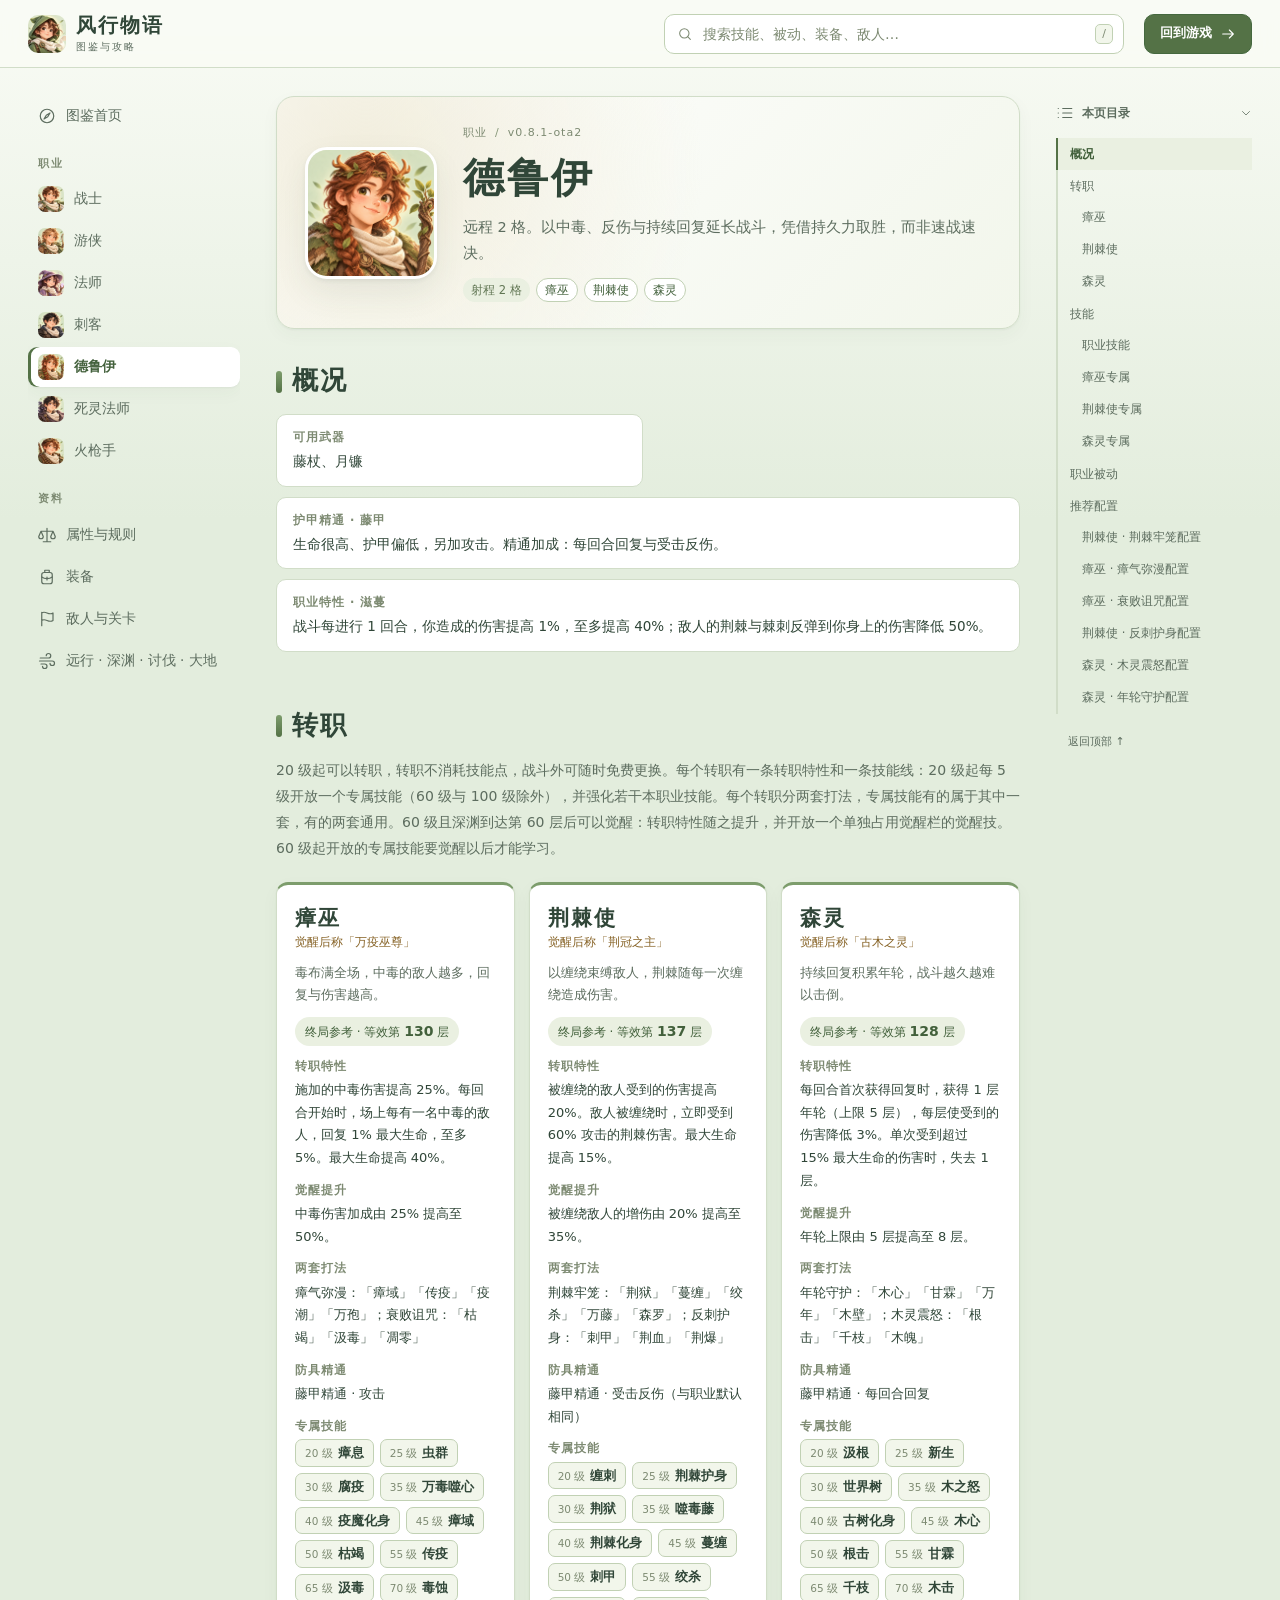
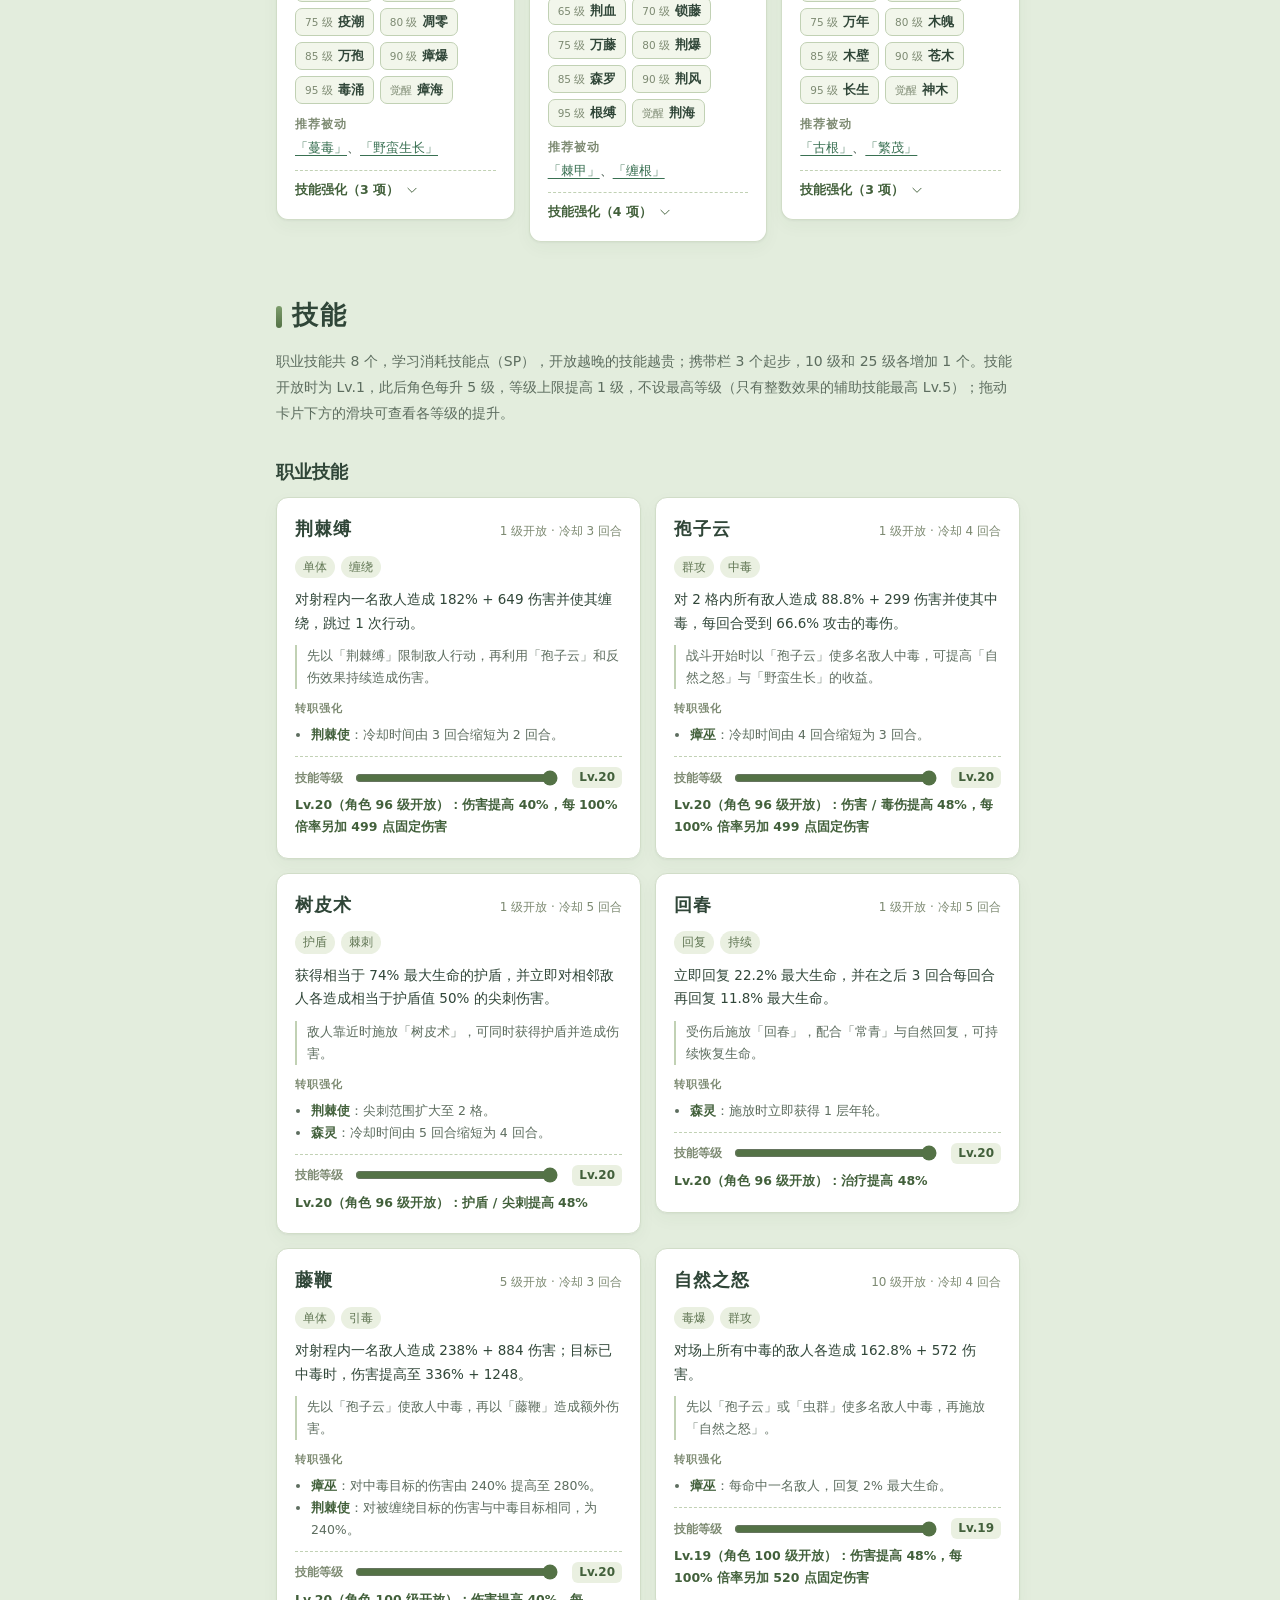
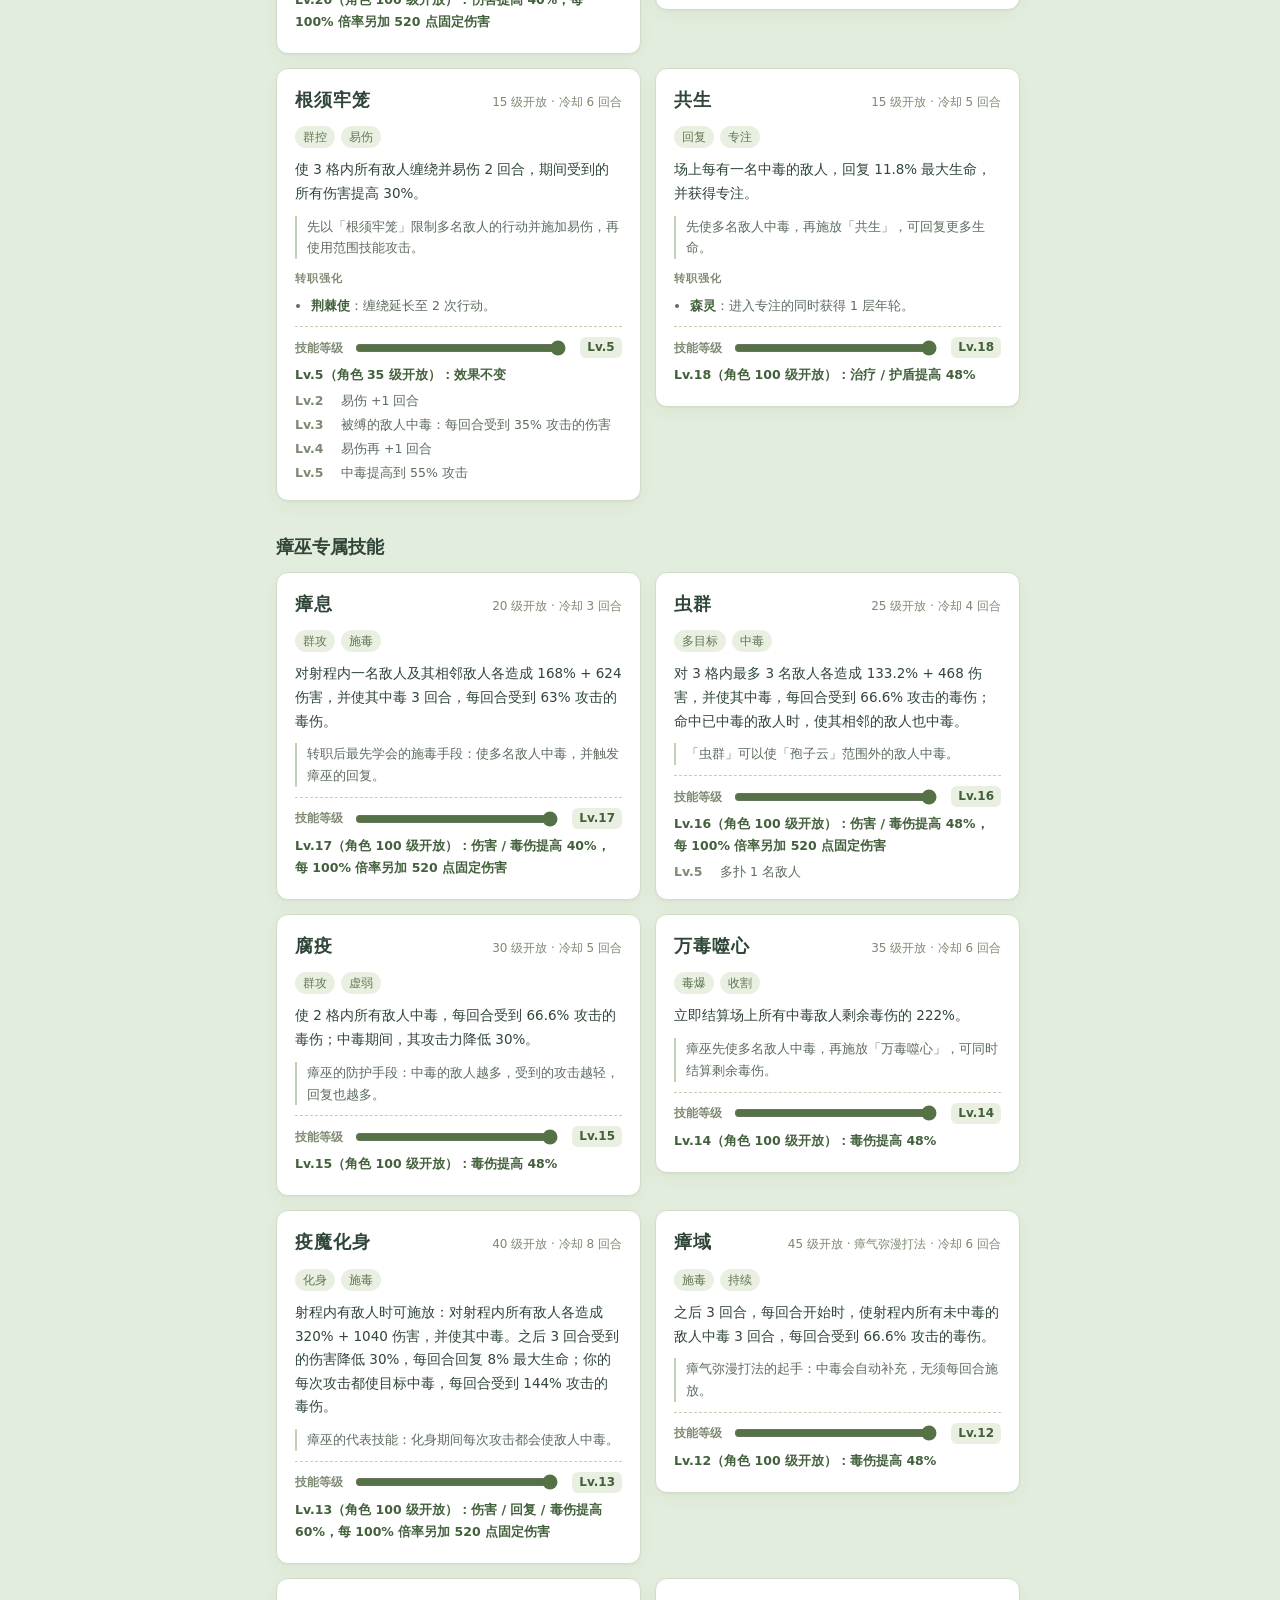
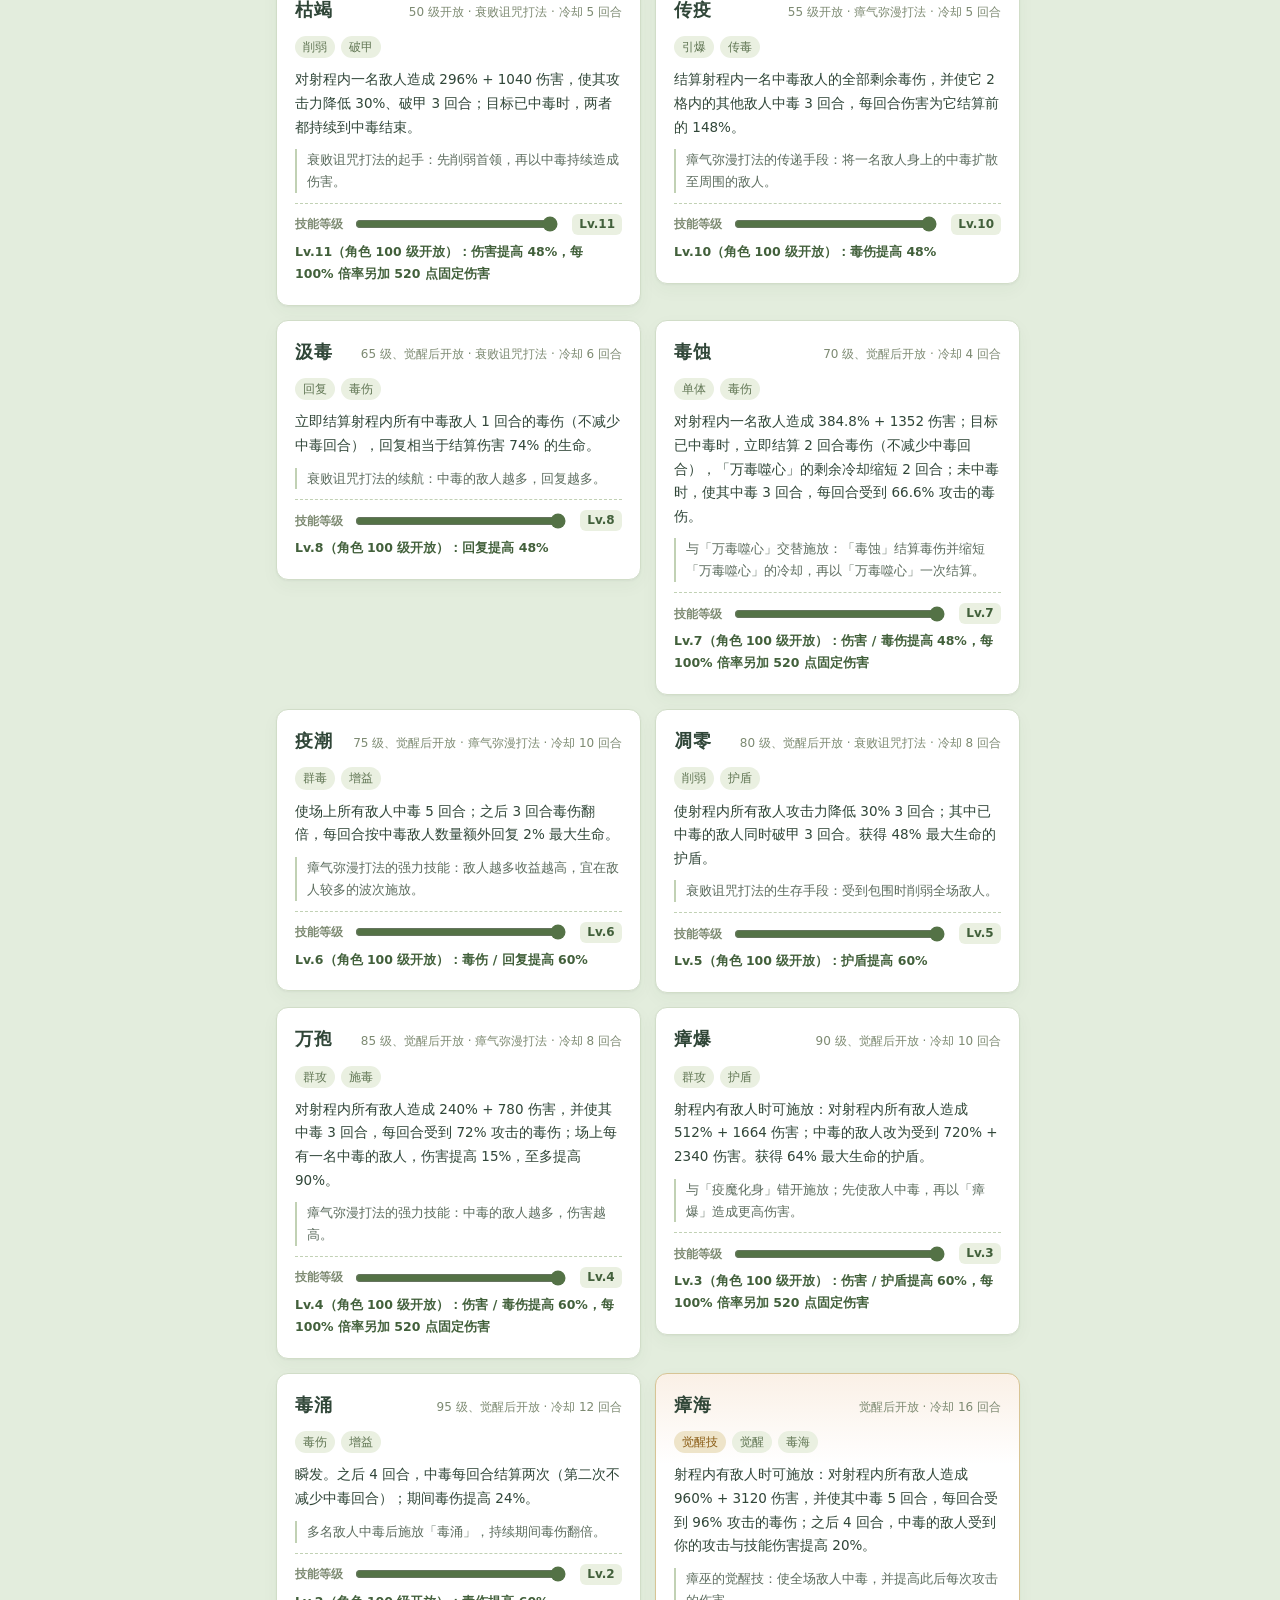
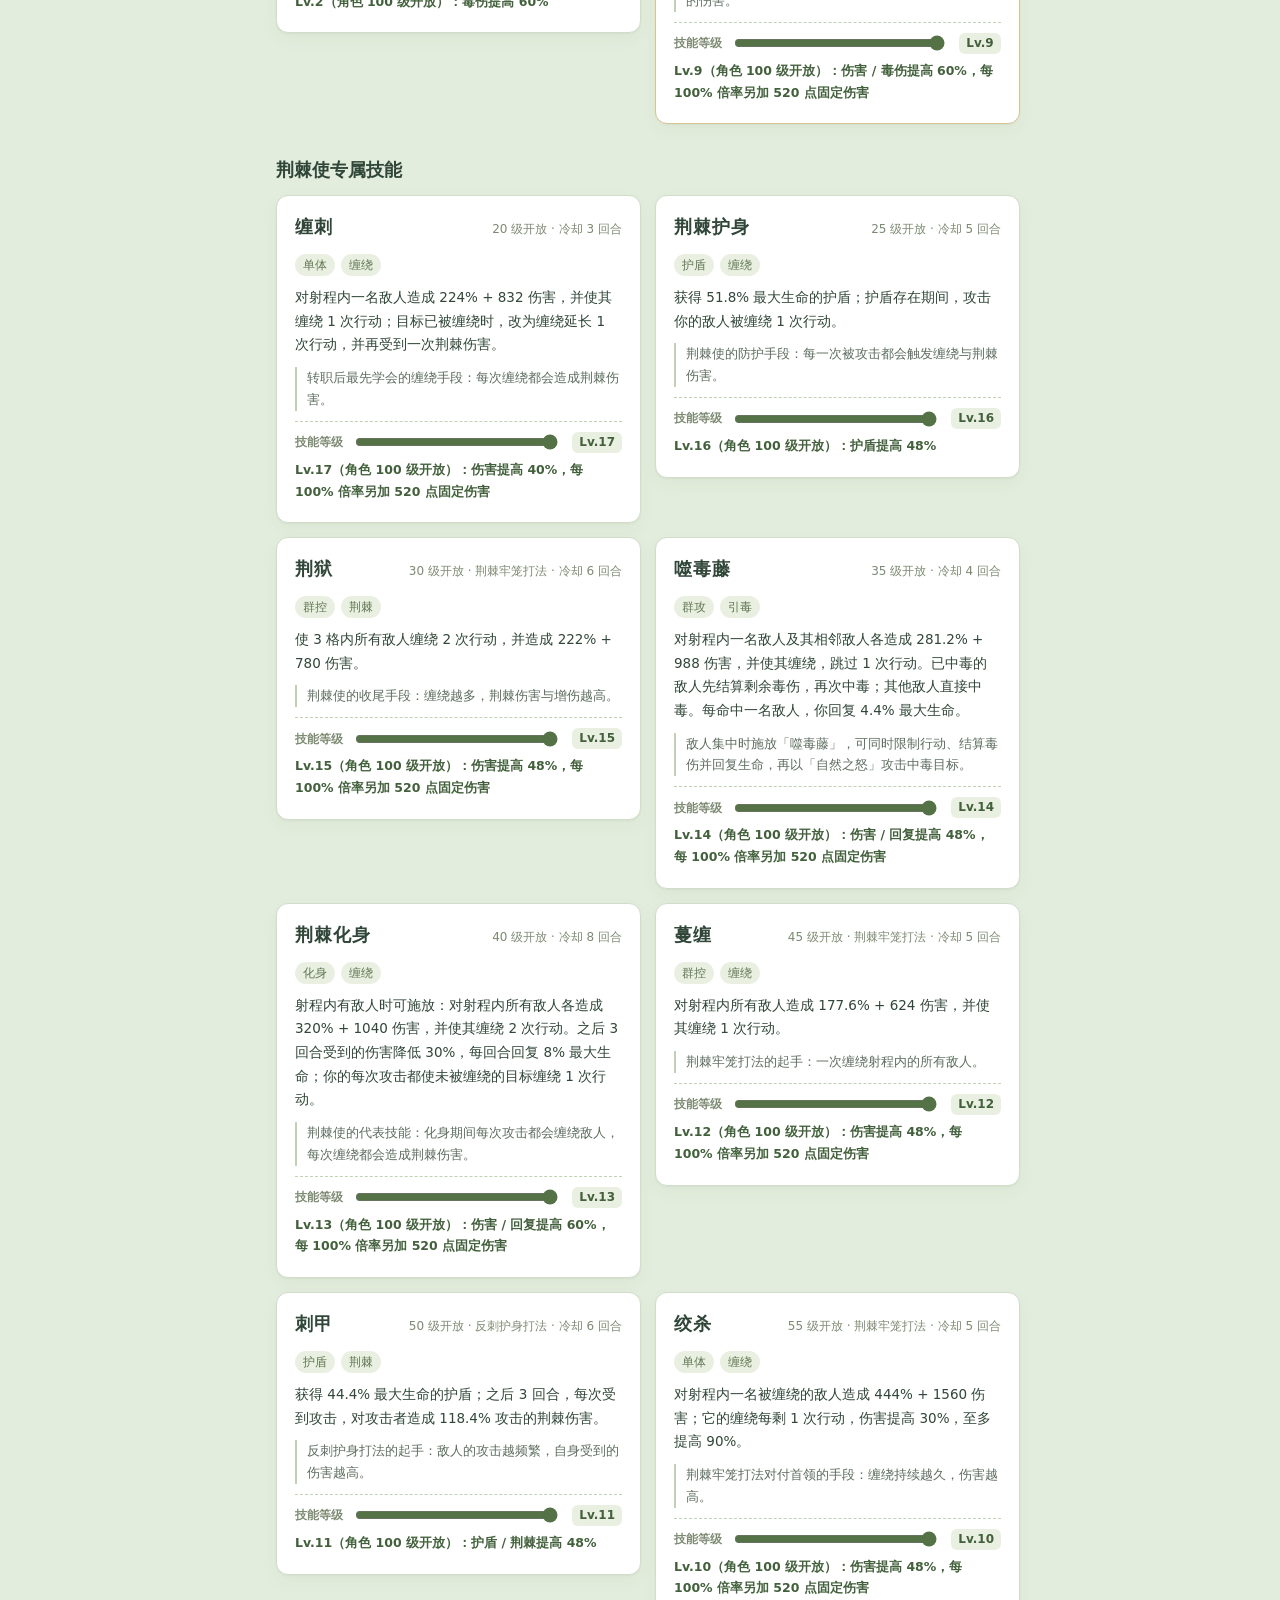
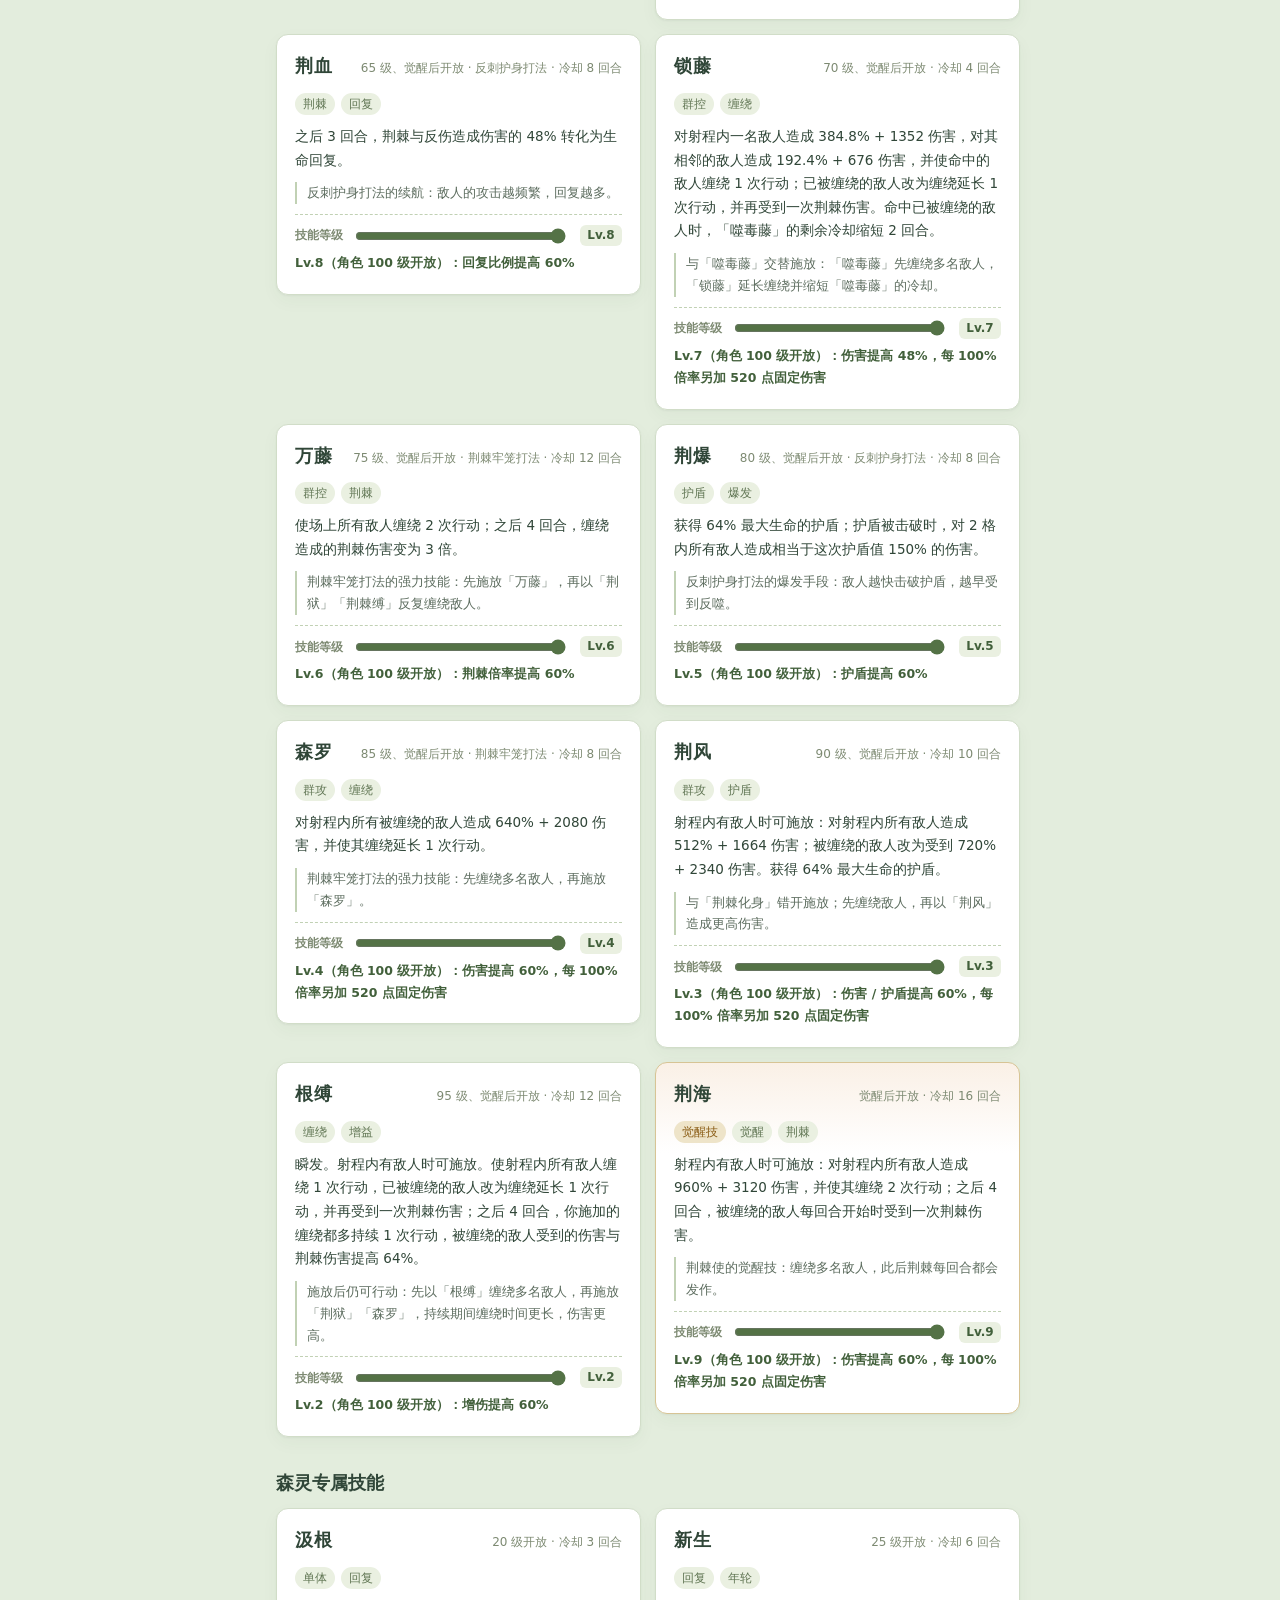
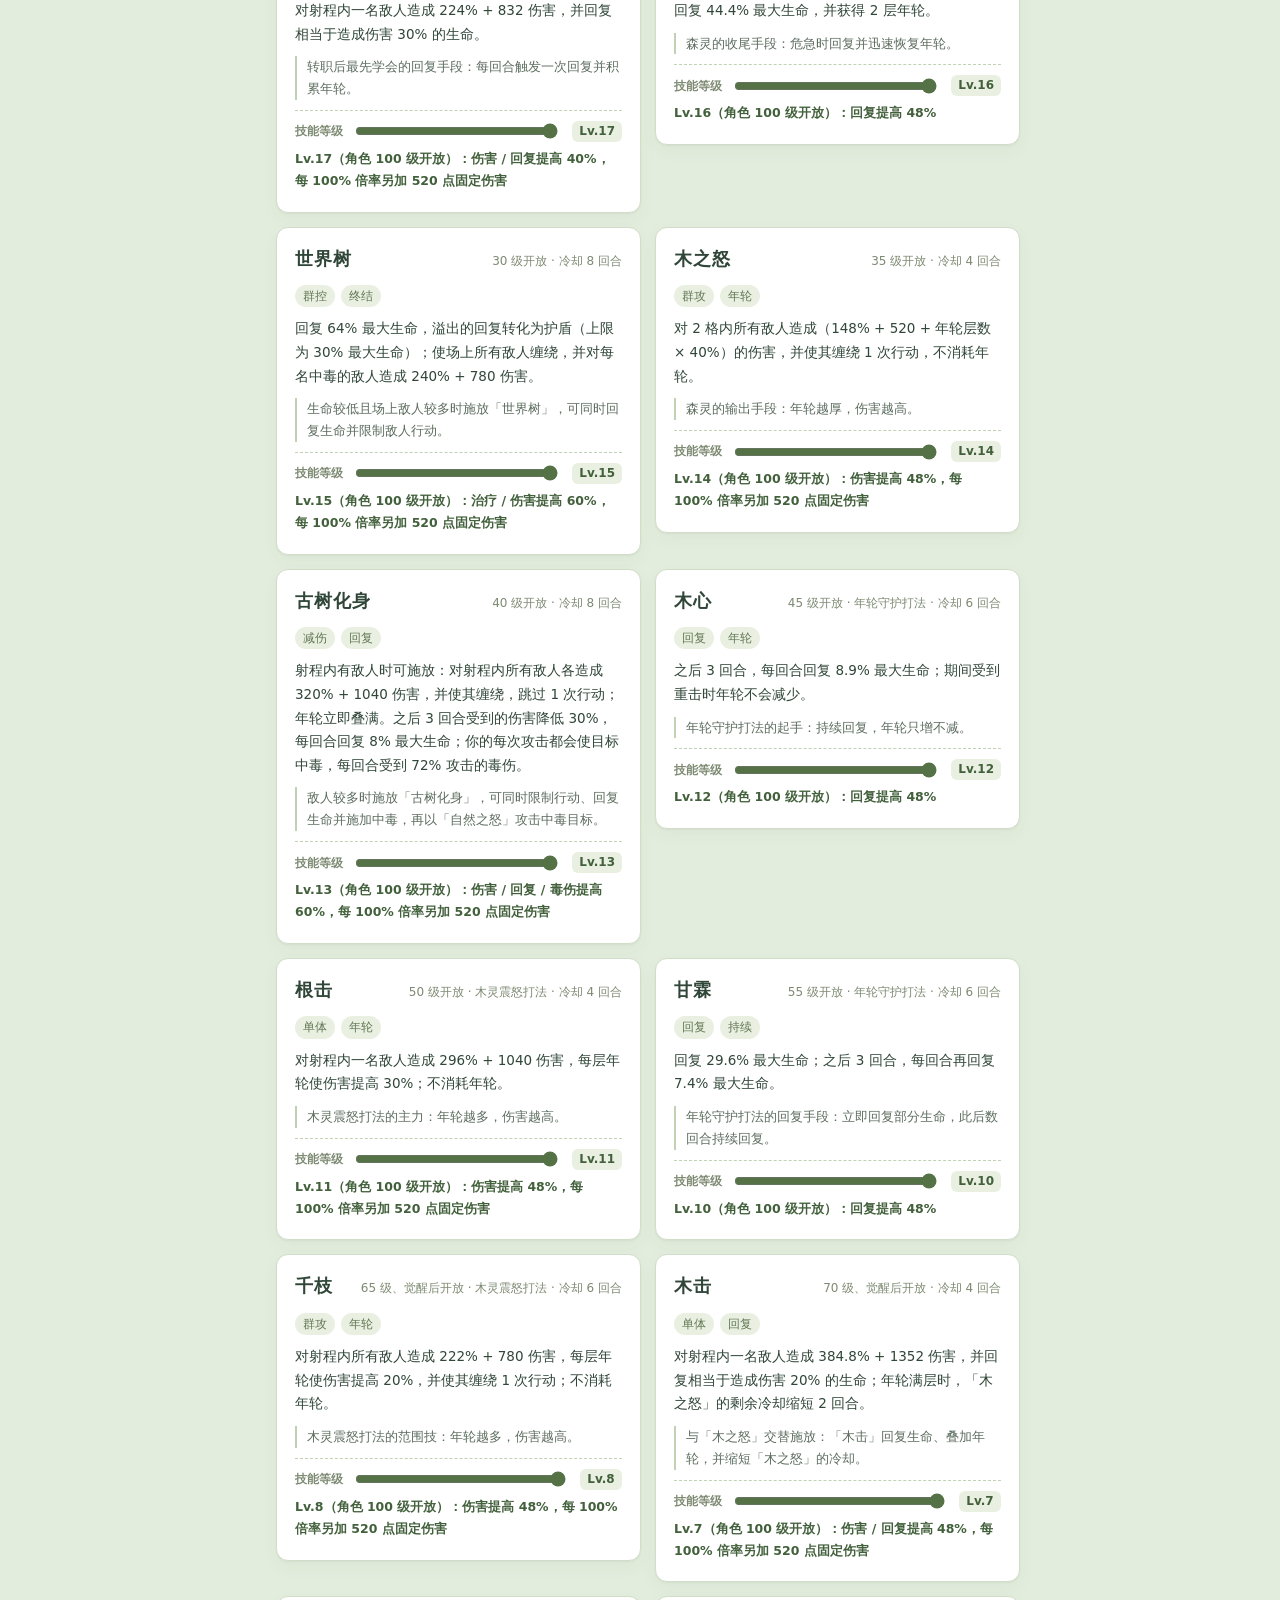
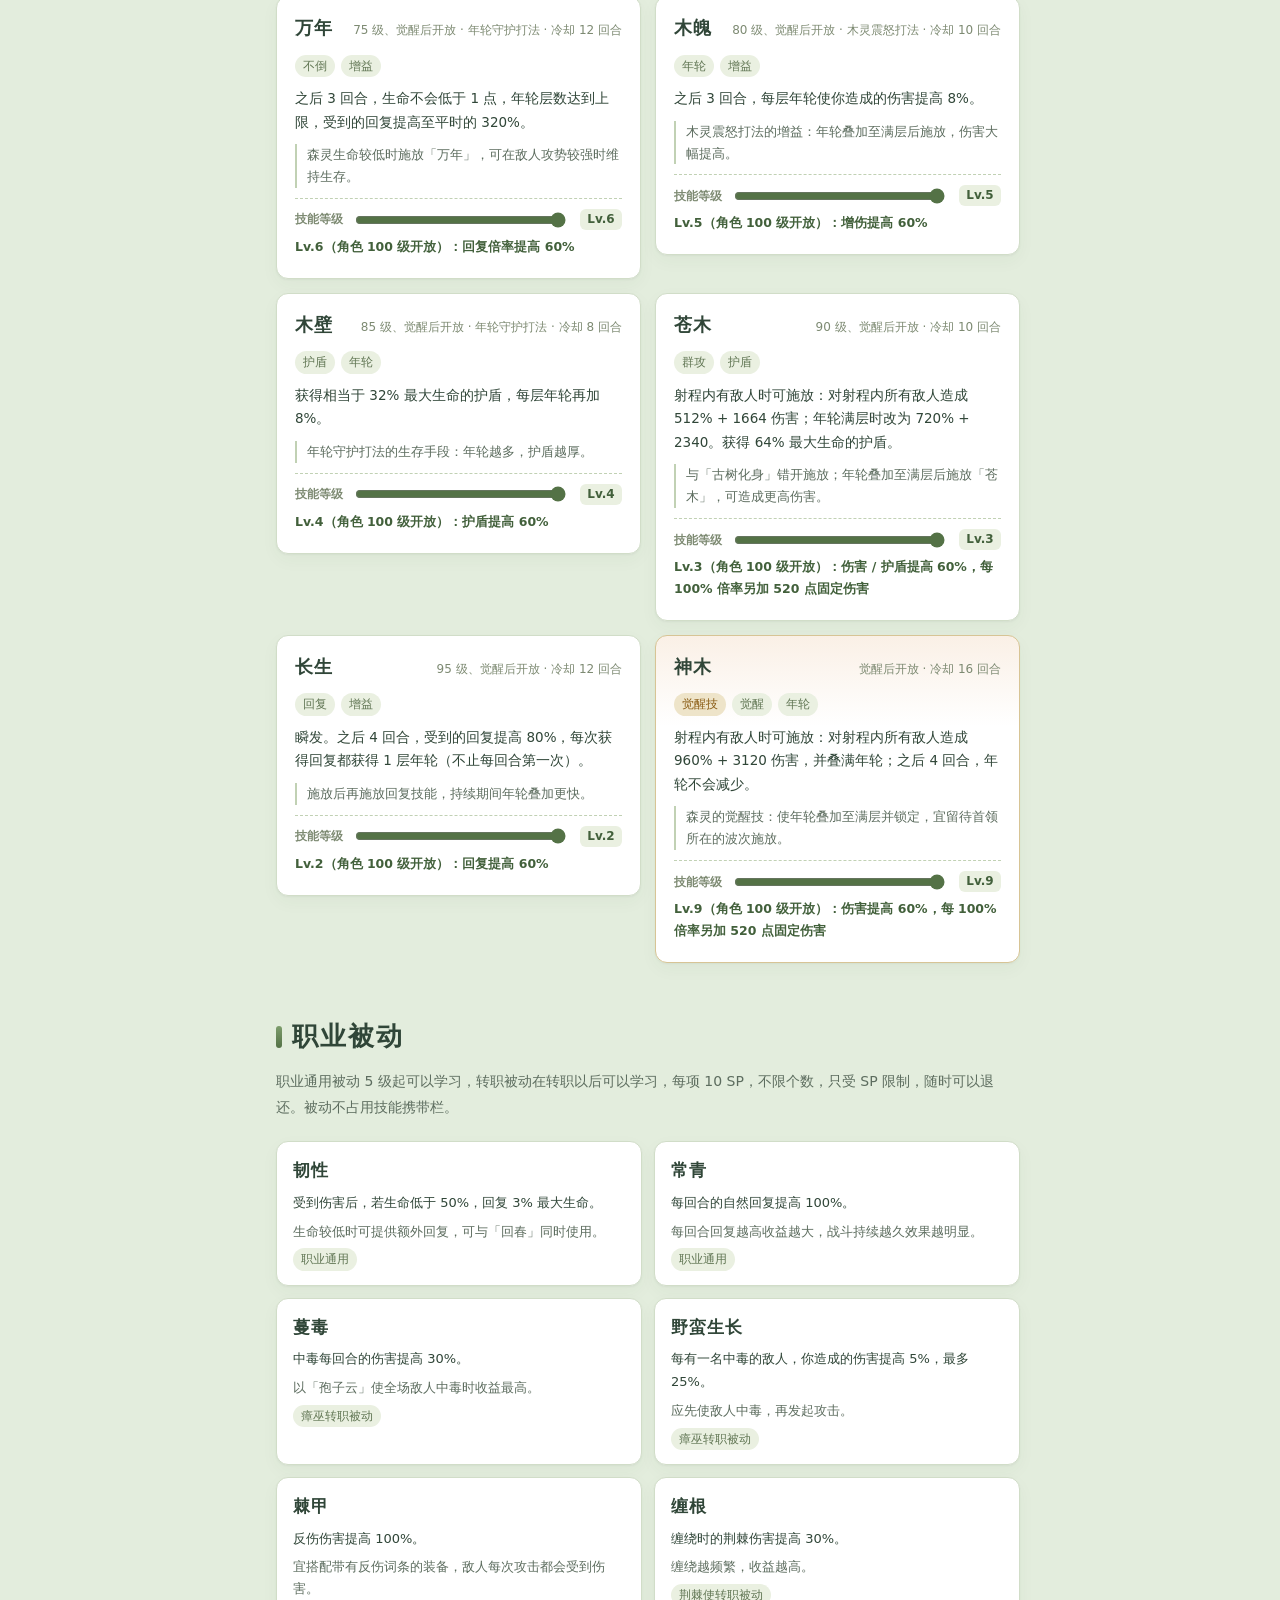
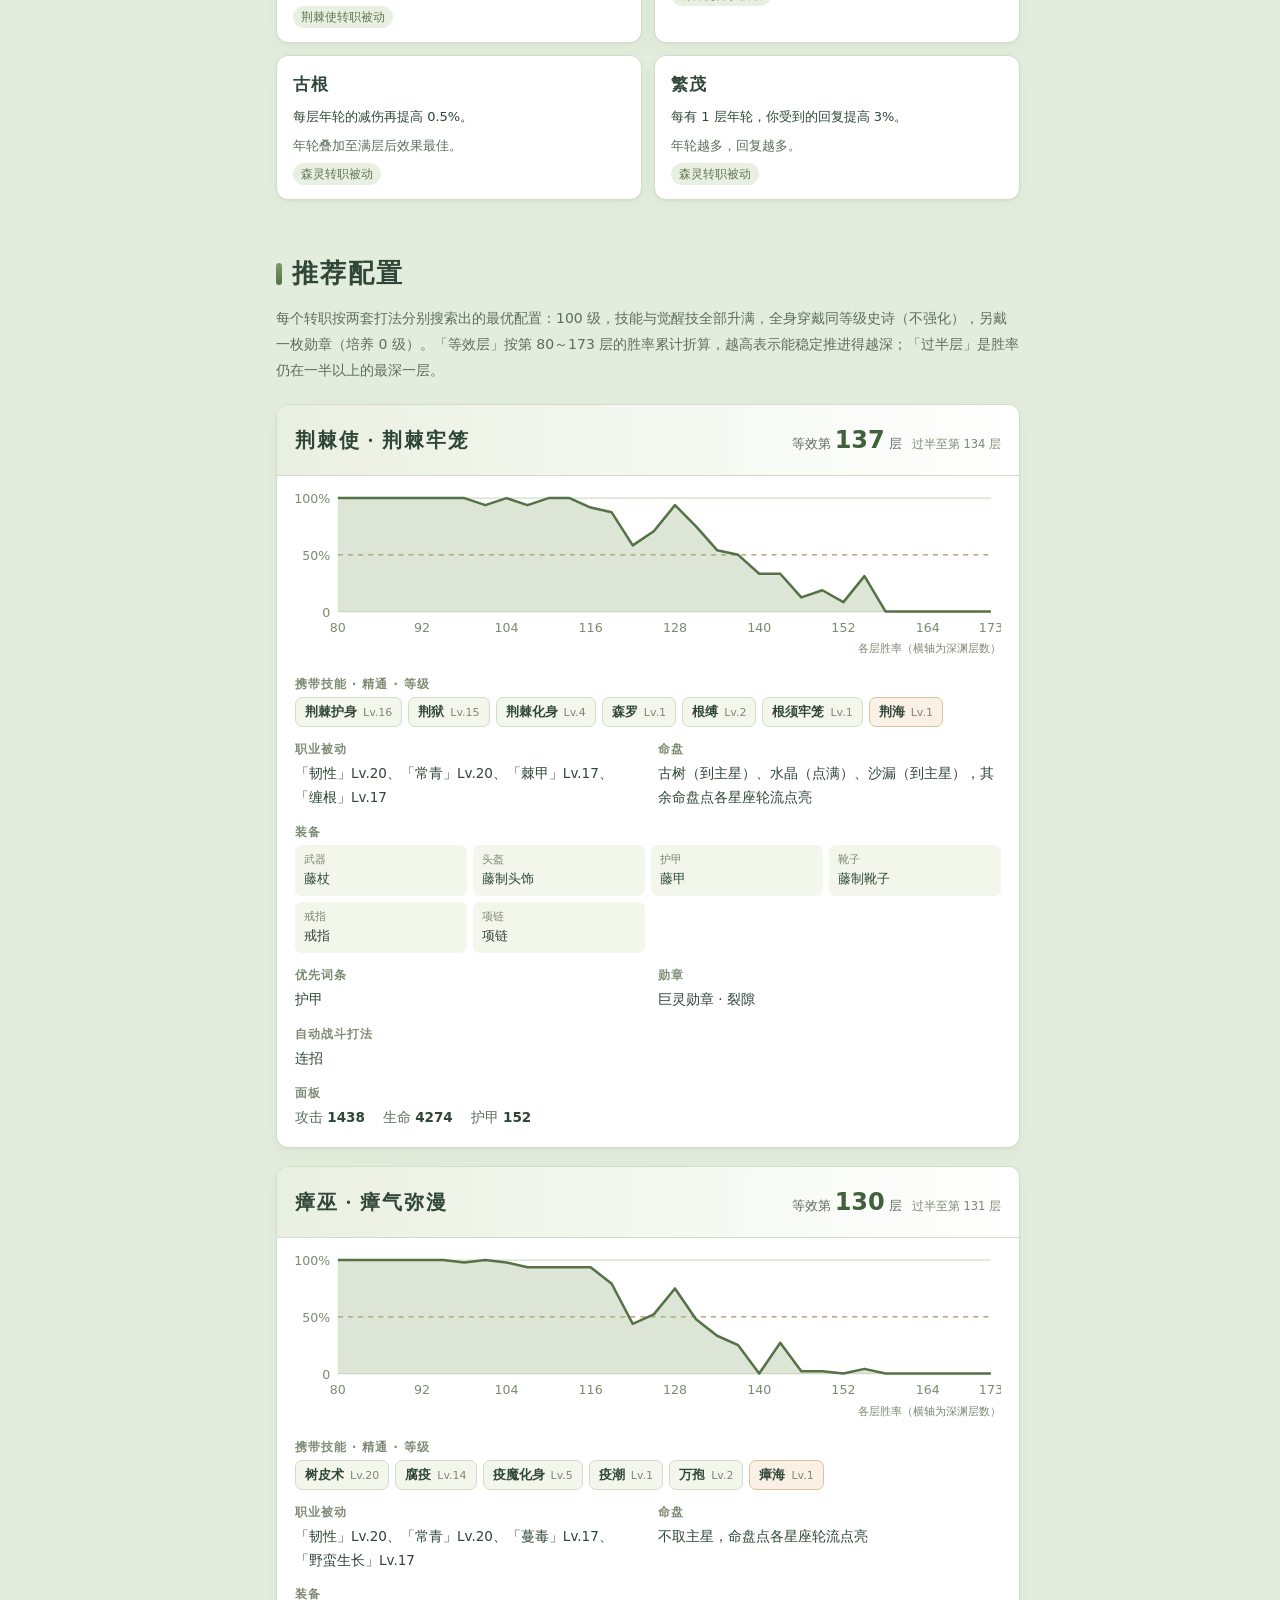
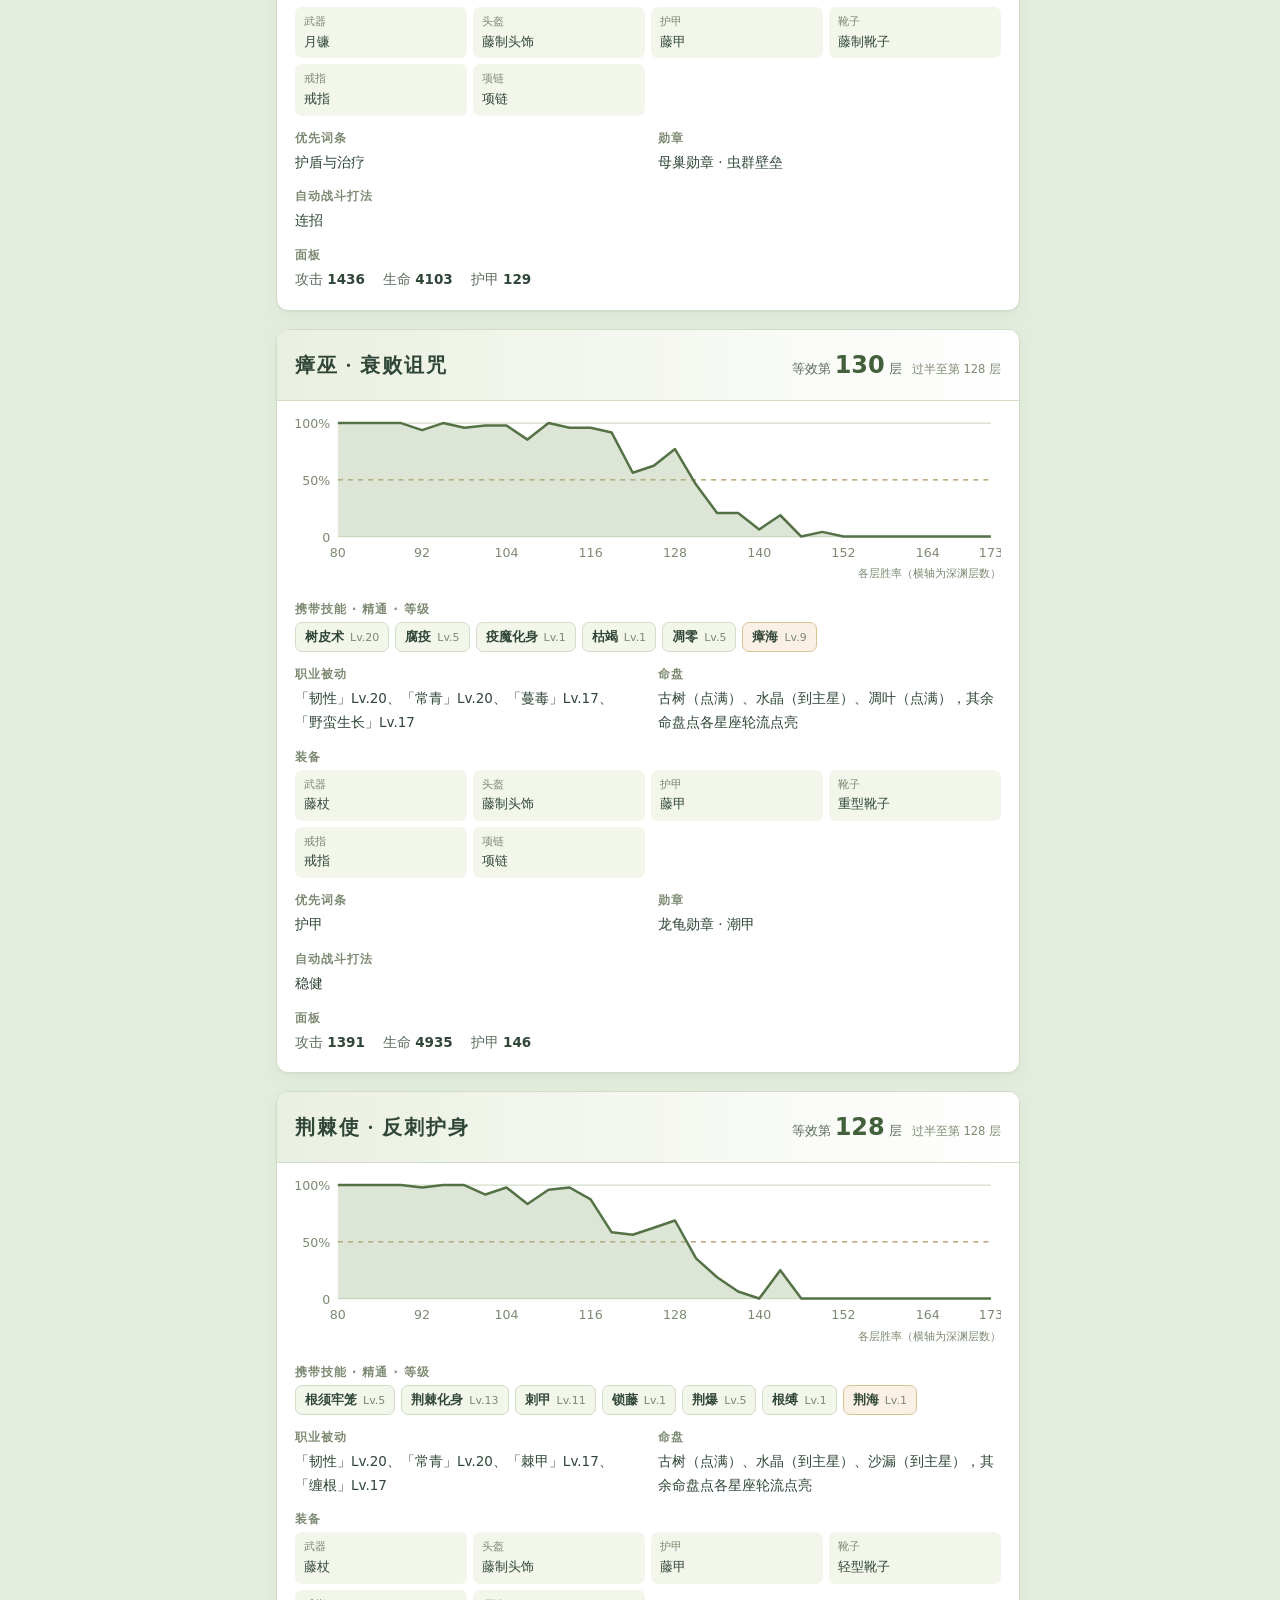
<file: guide/class-druid.html>
<!doctype html>
<html lang="zh-CN">
<head>
<meta charset="utf-8" />
<meta name="viewport" content="width=device-width, initial-scale=1" />
<meta name="theme-color" content="#f9fbf5" />
<title>德鲁伊 · 风行物语图鉴</title>
<meta name="description" content="远程 2 格。以中毒、反伤与持续回复延长战斗，凭借持久力取胜，而非速战速决。" />
<link rel="icon" type="image/png" href="../icons/windward-64.png" />
<style>
:root {
  --surface-page: #e3eddd;
  --surface-hollow: #eaf0e1;
  --surface-sunken: #deead5;
  --surface-soft: #f2f6eb;
  --surface-paper: #f9fbf5;
  --surface-raised: #ffffff;
  --surface-warm: #f1eddc;
  --surface-cool: #e6e9f4;
  --line-soft: #d1ddc8;
  --line-mid: #c1d1b4;
  --line-strong: #b3c39d;
  --ink: #304638;
  --ink-muted: #5d6d5f;
  --ink-soft: #7d8a72;
  --ink-invert: #ffffff;
  --accent-deep: #42603b;
  --accent-edge: #45683f;
  --focus-ring: #718d5e;
  --hero-mark: #3c7167;
  --accent: #547246;
  --accent-mid: #63824e;
  --accent-light: #7d9d6c;
  --accent-pale: #9db68b;
  --mint: #397052;
  --sage-deep: #617654;
  --sage-mid: #879779;
  --gold: #866225;
  --gold-deep: #8a662a;
  --gold-mid: #92713c;
  --gold-light: #ab915c;
  --gold-pale: #b3975a;
  --gold-tint: #eee4c9;
  --gold-bright: #8a5c15;
  --gold-sand: #d7c495;
  --surface-cream: #faf0e6;
  --danger: #a34f3b;
  --boss-ember: #d9722f;
  --boss-blood: #c8324a;
  --clay-soft: #a1634d;
  --info: #3b6983;
  --info-soft: #507a89;
  --abyss-tint: #e3e7f5;
  --abyss-pale: #c9cee3;
  --abyss-line: #b7bdd6;
  --abyss-mid: #7f8cbf;
  --abyss: #4d5a86;
  --abyss-deep: #3f4a75;
  --shade-tint: #ebe7f1;
  --shade: #5a4d70;
  --shade-deep: #3b3150;
  --rarity-common: #52634d;
  --rarity-rare: #356982;
  --rarity-epic: #79549a;
  --rarity-legendary: #a8681c;
  --rarity-trophy: #b23a2e;
  --card-ink: #ece3cb;
  --card-muted: #a9a792;
  --card-value: #f2dfa8;
  --card-plus: #9fd6a4;
  --card-minus: #f08f78;
  --card-sheet-glow: #2c3a31;
  --card-sheet-top: #212c25;
  --card-sheet: #1a221d;
  --card-legend-title: #f4b860;
  --card-trophy-title: #f08a72;
  --socket: #26342c;
  --socket-deep: #1a241e;
  --socket-light: #36493c;
  --icon-halo: #f1e7cc;
  --icon-ink-rose: #a65a44;
  --icon-ink-frost: #4d7f8c;
  --icon-ink-gold: #9a7838;
  --icon-ink-forest: #4e7f58;
  --icon-ink-arcane: #77689a;
  --icon-ink-leather: #9c7150;
  --icon-ink-poison: #7a8048;
  --icon-fill-white: #efe5ca;
  --icon-fill-cream: #e9dcbb;
  --icon-fill-bone: #e8dcc2;
  --board-night: #080b0b;
  --board-sky: #121917;
  --board-brass: #d2b06a;
  --board-route: #f6e6b8;
  --board-str: #e4b860;
  --board-dex: #93c780;
  --board-vit: #ec8e72;
  --board-mid: #d9d2bd;
  --board-spec: #9fc6e6;
  --journey-title: #fbf1d6;
  --journey-label: #d9c79a;
  --journey-muted: #b9b8a6;
  --journey-gold: #f0d79a;
  --journey-plus: #9fd38c;
  --journey-bad: #f2a08e;
  --journey-danger-pale: #f6c9b8;
  --journey-sage-pale: #d9e6c8;
  --journey-ember: #e08a4c;
  --journey-brass-hi: #fbe3a0;
  --journey-brass-lo: #b4862f;
  --journey-on-brass: #2a1e08;
  --journey-rare: #d9a441;
  --journey-parchment-hi: #fffaea;
  --journey-parchment: #e4d6b0;
  --journey-paper-ink: #3a463e;
  --journey-boss-hi: #f6e2d6;
  --journey-boss-lo: #d8b9a6;
  --journey-danger: #a8473a;
  --journey-danger-ink: #8c3a2e;
  --journey-good: #2f5a3a;
  --journey-night-mid: #213328;
  --journey-night: #1a2920;
  --journey-glade-hi: #6b8460;
  --journey-glade: #556e4d;
  --journey-glade-deep: #2a3d2c;
  --hex-void: #060a09;
  --hex-fight: #e6b4ad;
  --hex-elite: #ff8a75;
  --hex-safe: #8fdcc2;
  --hex-arcane: #bda8f5;
  --hex-ice: #b9dcf2;
  --hex-mist-dawn: #2f7d63;
  --hex-mist-moss: #5d7f4a;
  --hex-mist-fog: #2f7f8f;
  --hex-mist-frost: #5b7fb8;
  --hex-mist-ember: #b5502b;
  --hex-mist-ruin: #6f58a8;
}
/* 图鉴站样式。配色全部取游戏定稿色板（:root 由 render.mjs 注入），正文保持纸面阅读感，颜色用于导航、分类与状态。 */
* { box-sizing: border-box; }
:root {
  --header-height: 68px; --reading-offset: 96px;
  --sans: "Segoe UI", "PingFang SC", "Microsoft YaHei", system-ui, sans-serif;
  --serif: "Songti SC", "Noto Serif SC", "SimSun", serif;
  --radius: 12px; --shadow: 0 1px 2px #304a3a0d, 0 6px 18px #304a3a0a; --shadow-lift: 0 2px 4px #304a3a12, 0 14px 32px #304a3a14;
}
html { scroll-behavior: smooth; scroll-padding-top: var(--reading-offset); }
body { margin: 0; background: var(--surface-page); background-image: linear-gradient(180deg, var(--surface-paper) 0, var(--surface-page) 520px); background-repeat: no-repeat; color: var(--ink); font-family: var(--sans); font-size: 15px; line-height: 1.75; -webkit-font-smoothing: antialiased; }
a { color: var(--mint); text-underline-offset: 3px; }
button, summary, a, input { -webkit-tap-highlight-color: transparent; touch-action: manipulation; }
a, summary { transition: background .16s, color .16s, border-color .16s, box-shadow .16s, transform .16s; }
a:focus-visible, summary:focus-visible, input:focus-visible, .table-scroll:focus-visible { outline: 2px solid var(--focus-ring); outline-offset: 3px; }
[tabindex="-1"]:focus { outline: none; }
svg, img { flex-shrink: 0; }
img { display: block; max-width: 100%; }
summary { cursor: pointer; list-style: none; }
summary::-webkit-details-marker { display: none; }
[hidden] { display: none !important; }
.visually-hidden { position: absolute; width: 1px; height: 1px; overflow: hidden; clip: rect(0 0 0 0); white-space: nowrap; }
.skip-link { position: fixed; z-index: 40; left: 16px; top: -80px; padding: 10px 16px; border-radius: 8px; background: var(--accent); color: var(--ink-invert); }
.skip-link:focus { top: 10px; }

/* ---------- 顶栏与搜索 ---------- */
.site-header { position: sticky; top: 0; z-index: 30; height: var(--header-height); border-bottom: 1px solid var(--line-soft); background: color-mix(in srgb, var(--surface-paper) 92%, transparent); backdrop-filter: blur(10px); }
.header-inner { display: flex; align-items: center; gap: 20px; max-width: 1480px; height: 100%; margin: auto; padding: 0 28px; }
.brand { display: inline-flex; align-items: center; gap: 10px; color: var(--ink); text-decoration: none; }
.brand img { border-radius: 10px; }
.brand strong { display: block; font-family: var(--serif); font-size: 20px; font-weight: 600; line-height: 1.3; letter-spacing: 2px; }
.brand small { display: block; color: var(--ink-muted); font-size: 10px; letter-spacing: 2px; }
.site-search { position: relative; flex: 1; max-width: 460px; margin-left: auto; }
.search-box { display: flex; align-items: center; gap: 8px; height: 40px; padding: 0 10px 0 12px; border: 1px solid var(--line-mid); border-radius: 10px; background: var(--surface-raised); color: var(--ink-soft); }
.search-box:focus-within { border-color: var(--accent); box-shadow: 0 0 0 3px color-mix(in srgb, var(--accent) 16%, transparent); }
.search-box input { flex: 1; min-width: 0; height: 100%; border: 0; outline: 0; background: transparent; color: var(--ink); font: inherit; font-size: 14px; }
.search-box input::placeholder { color: var(--ink-soft); }
.search-box input::-webkit-search-cancel-button { display: none; }
kbd { padding: 0 6px; border: 1px solid var(--line-mid); border-radius: 5px; background: var(--surface-soft); color: var(--ink-soft); font: 11px/18px var(--sans); }
.search-results { position: absolute; top: calc(100% + 8px); left: 0; right: 0; max-height: min(70dvh, 480px); padding: 6px; overflow-y: auto; border: 1px solid var(--line-mid); border-radius: 12px; background: var(--surface-raised); box-shadow: var(--shadow-lift); }
.search-results a { display: grid; grid-template-columns: minmax(0, 1fr) auto; align-items: center; gap: 2px 10px; padding: 8px 10px; border-radius: 8px; color: var(--ink); text-decoration: none; }
.search-results a strong { font-size: 14px; }
.search-results a mark { background: var(--gold-tint); color: inherit; border-radius: 2px; }
.search-results a small { grid-column: 1; color: var(--ink-muted); font-size: 12px; }
.search-results a .kind { grid-column: 2; grid-row: 1 / 3; padding: 1px 7px; border-radius: 5px; background: var(--surface-hollow); color: var(--accent-deep); font-size: 11px; }
.search-results a[aria-selected="true"], .search-results a:hover { background: var(--surface-soft); }
.search-empty { margin: 0; padding: 14px 10px; color: var(--ink-muted); font-size: 13px; }
.play-link { display: inline-flex; align-items: center; gap: 8px; min-height: 40px; padding: 7px 15px; border: 1px solid var(--accent-edge); border-radius: 10px; background: var(--accent); color: var(--ink-invert); font-size: 13px; font-weight: 600; text-decoration: none; white-space: nowrap; }
.play-link:hover { background: var(--accent-deep); }

/* ---------- 版面 ---------- */
.docs-layout { display: grid; grid-template-columns: 212px minmax(0, 1fr) 196px; grid-template-areas: "navigation content outline"; align-items: start; gap: 36px; max-width: 1480px; margin: 0 auto; padding: 28px 28px 0; }
.docs-layout.no-toc { grid-template-columns: 212px minmax(0, 1fr); grid-template-areas: "navigation content"; }
.site-sidebar { grid-area: navigation; }
.toc-sidebar { grid-area: outline; }
.site-sidebar, .toc-sidebar { position: sticky; top: calc(var(--header-height) + 24px); min-width: 0; }
.site-nav > summary { display: none; }
.nav-panel { max-height: calc(100dvh - 120px); overflow-y: auto; overscroll-behavior: contain; scrollbar-width: thin; }
.sidebar-label { margin: 18px 10px 6px; color: var(--ink-soft); font-size: 11px; font-weight: 600; letter-spacing: 2px; }
.nav-group { display: grid; gap: 2px; }
.site-nav nav a { display: flex; align-items: center; gap: 10px; min-height: 40px; padding: 6px 10px; border-radius: 9px; color: var(--ink-muted); font-size: 13.5px; text-decoration: none; }
.site-nav nav a img { width: 26px; height: 26px; border-radius: 7px; background: var(--surface-soft); }
.site-nav nav a:hover { color: var(--ink); background: var(--surface-soft); }
.site-nav nav a[aria-current="page"] { color: var(--accent-deep); background: var(--surface-raised); box-shadow: inset 3px 0 var(--accent), var(--shadow); font-weight: 600; }

.page-toc > summary { display: flex; align-items: center; gap: 8px; min-height: 34px; margin-bottom: 8px; color: var(--ink-muted); font-size: 12px; font-weight: 600; }
.page-toc > summary > svg:last-child { width: 12px; margin-left: auto; transform: rotate(90deg); }
.page-toc:not([open]) > summary > svg:last-child { transform: rotate(0); }
.toc-current { display: none; }
.toc-panel { max-height: calc(100dvh - 170px); overflow-y: auto; overscroll-behavior: contain; scrollbar-width: thin; }
.page-toc ol { margin: 0; padding: 0; list-style: none; }
.page-toc nav a { display: flex; align-items: center; min-height: 32px; padding: 5px 9px 5px 12px; border-left: 2px solid var(--line-soft); color: var(--ink-muted); font-size: 12px; line-height: 1.5; text-decoration: none; }
.page-toc nav a > span { min-width: 0; overflow: hidden; white-space: nowrap; text-overflow: ellipsis; }
.page-toc .toc-level-3 a { padding-left: 24px; font-size: 11.5px; }
.page-toc nav a:hover { color: var(--ink); background: var(--surface-soft); }
.page-toc nav a[aria-current="location"] { color: var(--accent-deep); border-color: var(--accent); background: var(--surface-hollow); font-weight: 600; }
.toc-top { display: inline-flex; align-items: center; min-height: 40px; margin: 8px 0 0 12px; color: var(--ink-muted); font-size: 11px; text-decoration: none; }

/* ---------- 正文 ---------- */
.guide-main { grid-area: content; min-width: 0; padding-bottom: 48px; }
.guide-heading { padding: 6px 0 26px; margin-bottom: 30px; border-bottom: 1px solid var(--line-mid); }
.eyebrow { display: flex; align-items: center; gap: 8px; margin: 0 0 10px; color: var(--ink-soft); font-size: 11px; letter-spacing: 1px; }
.eyebrow span { color: var(--sage-mid); }
.guide-heading h1, .class-hero h1, .home-hero h1 { margin: 0; font-family: var(--serif); font-size: clamp(30px, 3.2vw, 42px); font-weight: 600; letter-spacing: 3px; line-height: 1.3; }
.page-description { max-width: 720px; margin: 10px 0 14px; color: var(--ink-muted); font-size: 14.5px; }
.page-meta { display: flex; align-items: center; flex-wrap: wrap; gap: 8px 12px; color: var(--ink-soft); font-size: 11px; }
.version-badge { padding: 1px 7px; border: 1px solid var(--line-soft); border-radius: 5px; background: var(--surface-raised); font-variant-numeric: tabular-nums; }
.guide-article { overflow-wrap: anywhere; }
.guide-article h2 { display: flex; align-items: center; gap: 10px; margin: 56px 0 14px; font-family: var(--serif); font-size: 26px; font-weight: 600; line-height: 1.4; letter-spacing: 2px; }
.guide-article h2::before { content: ""; width: 6px; height: 22px; border-radius: 3px; background: linear-gradient(var(--accent-light), var(--accent)); }
.guide-article > h2:first-child { margin-top: 0; }
.guide-article h3 { margin: 32px 0 12px; font-size: 18px; line-height: 1.5; }
.guide-article h4 { margin: 0; font-size: 16px; }
.lead { max-width: 820px; margin: 0 0 20px; color: var(--ink-muted); font-size: 14px; line-height: 1.85; }
.note { margin: 18px 0 24px; padding: 13px 16px; border: 1px solid var(--line-soft); border-left: 3px solid var(--accent-pale); border-radius: 0 10px 10px 0; background: var(--surface-soft); color: var(--ink-muted); font-size: 13px; line-height: 1.8; }
.note p { margin: 6px 0; }
.note p:first-child { margin-top: 0; }
.note p:last-child { margin-bottom: 0; }
.muted { color: var(--ink-muted); }
.tags { display: flex; flex-wrap: wrap; gap: 6px; margin: 0; }
.tag { display: inline-flex; align-items: center; padding: 1px 8px; border-radius: 999px; background: var(--surface-hollow); color: var(--sage-deep); font-family: var(--sans); font-size: 11.5px; font-weight: 500; line-height: 1.75; white-space: nowrap; }
.tag-danger { background: color-mix(in srgb, var(--danger) 12%, var(--surface-raised)); color: var(--danger); }
.tag-gold { background: var(--gold-tint); color: var(--gold-bright); }
.tag-link { text-decoration: none; background: var(--surface-raised); border: 1px solid var(--line-mid); color: var(--accent-deep); }
.tag-link:hover { border-color: var(--accent); }
code { padding: 2px 6px; border-radius: 5px; background: var(--surface-hollow); font-size: .92em; white-space: normal; }
.block-label { margin: 0 0 6px; color: var(--ink-soft); font-size: 11px; font-weight: 600; letter-spacing: 1px; }

/* ---------- 首页 ---------- */
.home-hero { display: grid; grid-template-columns: minmax(0, 1fr) auto; align-items: center; gap: 28px; margin-bottom: 36px; padding: 30px 32px; border: 1px solid var(--line-soft); border-radius: 18px; background: radial-gradient(circle at 85% 20%, var(--surface-warm), transparent 55%), linear-gradient(135deg, var(--surface-raised), var(--surface-soft)); box-shadow: var(--shadow); }
.home-hint { display: flex; align-items: center; gap: 8px; margin: 0; color: var(--ink-muted); font-size: 13px; }
.home-portraits { display: grid; grid-template-columns: repeat(4, 64px); gap: 8px; }
.home-portraits img { width: 64px; height: 64px; border-radius: 14px; border: 2px solid var(--surface-raised); box-shadow: var(--shadow); background: var(--surface-soft); }
.home-portraits img:nth-child(n+5) { transform: translateX(36px); }
.class-grid { display: grid; grid-template-columns: repeat(auto-fill, minmax(min(100%, 300px), 1fr)); gap: 14px; }
.class-card { display: flex; gap: 14px; padding: 16px; border: 1px solid var(--line-soft); border-radius: var(--radius); background: var(--surface-raised); color: var(--ink); text-decoration: none; box-shadow: var(--shadow); }
.class-card:hover { border-color: var(--accent-pale); box-shadow: var(--shadow-lift); transform: translateY(-2px); }
.class-card img { width: 72px; height: 72px; border-radius: 14px; background: var(--surface-soft); }
.class-card-body { display: flex; flex-direction: column; gap: 6px; min-width: 0; }
.class-card-body strong { font-family: var(--serif); font-size: 19px; letter-spacing: 2px; }
.class-card-body .tags { gap: 4px; }
.class-card-intro { color: var(--ink-muted); font-size: 12.5px; line-height: 1.7; }
.spec-names { display: flex; flex-wrap: wrap; gap: 4px; }
.spec-names span { padding: 0 7px; border: 1px solid var(--line-mid); border-radius: 6px; color: var(--accent-deep); font-size: 11.5px; }
.ref-grid { display: grid; grid-template-columns: repeat(auto-fill, minmax(min(100%, 230px), 1fr)); gap: 12px; }
.ref-card { display: grid; grid-template-columns: minmax(0, 1fr) auto; gap: 4px 10px; padding: 16px; border: 1px solid var(--line-soft); border-radius: var(--radius); background: var(--surface-raised); color: var(--ink); text-decoration: none; box-shadow: var(--shadow); }
.ref-card strong { font-size: 15px; }
.ref-card span { grid-column: 1; color: var(--ink-muted); font-size: 12.5px; line-height: 1.65; }
.ref-card svg { grid-column: 2; grid-row: 1 / 3; align-self: center; color: var(--accent); }
.ref-card:hover { border-color: var(--accent-pale); box-shadow: var(--shadow-lift); }

.strength-chart { display: grid; gap: 4px; padding: 14px 18px; border: 1px solid var(--line-soft); border-radius: var(--radius); background: var(--surface-raised); box-shadow: var(--shadow); }
.strength-group { display: grid; grid-template-columns: 116px minmax(0, 1fr); align-items: center; gap: 12px; padding: 8px 0; border-bottom: 1px solid var(--line-soft); }
.strength-group:last-child { border-bottom: 0; }
.strength-class { display: flex; align-items: center; gap: 8px; color: var(--ink); font-weight: 600; font-size: 13.5px; text-decoration: none; }
.strength-class img { width: 28px; height: 28px; border-radius: 7px; }
.strength-bars { display: grid; gap: 4px; margin: 0; padding: 0; list-style: none; }
.strength-bars li { display: grid; grid-template-columns: 58px minmax(0, 1fr) 34px; align-items: center; gap: 10px; font-size: 12px; }
.strength-label { color: var(--ink-muted); white-space: nowrap; }
.strength-track { height: 10px; border-radius: 5px; background: var(--surface-hollow); overflow: hidden; }
.strength-fill { display: block; height: 100%; border-radius: 5px; background: linear-gradient(90deg, var(--accent-pale), var(--accent)); }
.strength-bars li:first-child .strength-fill { background: linear-gradient(90deg, var(--accent-light), var(--accent-deep)); }
.strength-value { font-variant-numeric: tabular-nums; font-weight: 600; text-align: right; }
.axis-note { margin: 8px 2px 0; color: var(--ink-soft); font-size: 11.5px; }

/* ---------- 职业页 ---------- */
.class-hero { display: flex; align-items: center; gap: 26px; margin-bottom: 34px; padding: 26px 28px; border: 1px solid var(--line-soft); border-radius: 18px; background: radial-gradient(circle at 12% 30%, var(--surface-warm), transparent 50%), linear-gradient(135deg, var(--surface-raised), var(--surface-soft)); box-shadow: var(--shadow); }
.class-hero-portrait { width: 132px; height: 132px; border-radius: 22px; border: 3px solid var(--surface-raised); box-shadow: var(--shadow-lift); background: var(--surface-soft); }
.class-hero .page-description { margin-bottom: 12px; }
.fact-grid { display: grid; grid-template-columns: repeat(2, minmax(0, 1fr)); gap: 10px; margin: 0; }
.fact-grid > div { padding: 12px 16px; border: 1px solid var(--line-soft); border-radius: 10px; background: var(--surface-raised); }
.fact-grid .wide { grid-column: 1 / -1; }
.fact-grid dt, .spec-facts dt, .build-specs dt { margin-bottom: 3px; color: var(--ink-soft); font-size: 11.5px; font-weight: 600; letter-spacing: 1px; }
.fact-grid dd, .spec-facts dd, .build-specs dd { margin: 0; font-size: 13.5px; line-height: 1.75; }

.spec-grid { display: grid; grid-template-columns: repeat(3, minmax(0, 1fr)); gap: 14px; align-items: start; }
.spec-card { display: flex; flex-direction: column; gap: 10px; padding: 18px; border: 1px solid var(--line-soft); border-top: 3px solid var(--accent-light); border-radius: var(--radius); background: var(--surface-raised); box-shadow: var(--shadow); }
.guide-article .spec-card h3 { display: flex; flex-direction: column; margin: 0; font-family: var(--serif); font-size: 21px; letter-spacing: 2px; }
.spec-card h3 small { font-family: var(--sans); color: var(--gold); font-size: 11.5px; font-weight: 500; letter-spacing: 0; }
.spec-pitch { margin: 0; color: var(--ink-muted); font-size: 13px; }
.spec-strength { align-self: flex-start; padding: 2px 10px; border-radius: 999px; background: var(--surface-hollow); color: var(--accent-deep); font-size: 12px; text-decoration: none; }
.spec-strength strong { font-size: 14px; }
.spec-facts { display: grid; gap: 10px; margin: 0; }
.spec-facts dd { font-size: 13px; }
.chips { display: flex; flex-wrap: wrap; gap: 6px; }
.chip { display: inline-flex; align-items: baseline; gap: 5px; padding: 2px 9px; border: 1px solid var(--line-mid); border-radius: 7px; background: var(--surface-soft); color: var(--ink); font-size: 12.5px; font-weight: 600; text-decoration: none; }
.chip small { color: var(--ink-soft); font-size: 10.5px; font-weight: 500; }
.chip:hover { border-color: var(--accent); }
.spec-rewrites { border-top: 1px dashed var(--line-mid); padding-top: 8px; }
.spec-rewrites summary { display: flex; align-items: center; gap: 6px; color: var(--accent-deep); font-size: 12.5px; font-weight: 600; }
.spec-rewrites summary svg { transform: rotate(90deg); }
.spec-rewrites[open] summary svg { transform: rotate(-90deg); }
.spec-rewrites ul { margin: 8px 0 0; padding-left: 18px; color: var(--ink-muted); font-size: 12.5px; }
.spec-rewrites li { margin-bottom: 4px; }

.skill-grid { display: grid; grid-template-columns: repeat(auto-fill, minmax(min(100%, 340px), 1fr)); gap: 14px; align-items: start; }
.skill-card { display: flex; flex-direction: column; gap: 10px; padding: 16px 18px; border: 1px solid var(--line-soft); border-radius: var(--radius); background: var(--surface-raised); box-shadow: var(--shadow); scroll-margin-top: var(--reading-offset); }
.skill-card:target { border-color: var(--accent); box-shadow: 0 0 0 3px color-mix(in srgb, var(--accent) 18%, transparent), var(--shadow); }
.skill-card.is-ascend { border-color: var(--gold-sand); background: linear-gradient(180deg, var(--surface-cream), var(--surface-raised) 90px); }
.skill-card > header { display: flex; align-items: baseline; justify-content: space-between; flex-wrap: wrap; gap: 4px 10px; }
.skill-card h4 { font-family: var(--serif); font-size: 18px; letter-spacing: 1px; }
.skill-meta { color: var(--ink-soft); font-size: 12px; white-space: nowrap; }
.skill-desc { margin: 0; font-size: 13.5px; }
.skill-synergy { margin: 0; padding-left: 10px; border-left: 2px solid var(--line-mid); color: var(--ink-muted); font-size: 12.5px; }
.rewrites ul { margin: 0; padding-left: 16px; color: var(--ink-muted); font-size: 12.5px; }
.rewrites strong { color: var(--accent-deep); }
.skill-levels { padding-top: 10px; border-top: 1px dashed var(--line-mid); }
.level-control { display: flex; align-items: center; gap: 12px; }
.level-control label { display: flex; flex: 1; align-items: center; gap: 10px; color: var(--ink-soft); font-size: 11.5px; font-weight: 600; white-space: nowrap; }
.level-slider { flex: 1; min-width: 0; accent-color: var(--accent); }
.level-value { min-width: 42px; padding: 0 7px; border-radius: 6px; background: var(--surface-hollow); color: var(--accent-deep); font-size: 12px; font-weight: 700; text-align: center; font-variant-numeric: tabular-nums; }
.level-total { margin: 6px 0 4px; color: var(--accent-deep); font-size: 12.5px; font-weight: 600; }
.level-gains { display: grid; gap: 2px; margin: 0; padding: 0; list-style: none; font-size: 12.5px; color: var(--ink-muted); }
.level-gains li { display: grid; grid-template-columns: 40px minmax(0, 1fr); gap: 6px; }
.level-gains b { color: var(--ink-soft); font-weight: 600; font-variant-numeric: tabular-nums; }
.level-gains li.is-locked { opacity: .38; }

.passive-grid { display: grid; grid-template-columns: repeat(auto-fill, minmax(min(100%, 250px), 1fr)); gap: 12px; }
.passive-card { display: flex; flex-direction: column; gap: 6px; padding: 14px 16px; border: 1px solid var(--line-soft); border-radius: var(--radius); background: var(--surface-raised); box-shadow: var(--shadow); }
.passive-card:target { border-color: var(--accent); }
.passive-card h4 { font-family: var(--serif); font-size: 17px; letter-spacing: 1px; }
.passive-card p { margin: 0; font-size: 13px; }
.passive-card p.muted { font-size: 12.5px; }
.passive-card .tag { align-self: flex-start; }

.build-card { margin: 14px 0 18px; border: 1px solid var(--line-soft); border-radius: var(--radius); background: var(--surface-raised); box-shadow: var(--shadow); overflow: hidden; }
.build-card-heading { display: flex; align-items: center; justify-content: space-between; flex-wrap: wrap; gap: 8px; padding: 14px 18px; border-bottom: 1px solid var(--line-soft); background: linear-gradient(90deg, var(--surface-hollow), var(--surface-raised)); }
.guide-article .build-card h3 { margin: 0; font-family: var(--serif); font-size: 20px; letter-spacing: 2px; }
.build-score { display: flex; align-items: baseline; gap: 10px; color: var(--ink-muted); font-size: 12.5px; }
.build-score strong { color: var(--accent-deep); font-size: 24px; font-variant-numeric: tabular-nums; }
.build-score small { color: var(--ink-soft); font-size: 11.5px; }
.curve { margin: 0; padding: 12px 18px 4px; }
.curve svg { display: block; width: 100%; height: auto; }
.curve text { fill: var(--ink-soft); font: 10px var(--sans); }
.curve .grid { stroke: var(--line-soft); stroke-width: 1; }
.curve .half { stroke: var(--gold-light); stroke-width: 1; stroke-dasharray: 4 4; }
.curve .area { fill: color-mix(in srgb, var(--accent-pale) 35%, transparent); }
.curve .line { fill: none; stroke: var(--accent); stroke-width: 2; stroke-linejoin: round; }
.curve figcaption { color: var(--ink-soft); font-size: 11px; text-align: right; }
.build-specs { display: grid; grid-template-columns: repeat(2, minmax(0, 1fr)); gap: 12px 20px; margin: 0; padding: 12px 18px 18px; }
.build-specs .wide { grid-column: 1 / -1; }
.skill-chips { display: flex; flex-wrap: wrap; gap: 6px; margin: 0; padding: 0; list-style: none; }
.skill-chips li { display: inline-flex; align-items: baseline; gap: 6px; padding: 3px 9px; border: 1px solid var(--line-soft); border-radius: 7px; background: var(--surface-soft); }
.skill-chips li.is-ascend { border-color: var(--gold-sand); background: var(--surface-cream); }
.skill-chips strong { font-size: 12.5px; }
.skill-chips small { color: var(--ink-soft); font-size: 11px; }
.gear-list { display: grid; grid-template-columns: repeat(4, minmax(0, 1fr)); gap: 6px; margin: 0; padding: 0; list-style: none; }
.gear-list li { padding: 5px 9px; border-radius: 7px; background: var(--surface-soft); font-size: 13px; }
.gear-list small { display: block; color: var(--ink-soft); font-size: 10.5px; }
.stat-line { display: flex; flex-wrap: wrap; gap: 6px 18px; color: var(--ink-muted); }
.stat-line b { color: var(--ink); font-variant-numeric: tabular-nums; }
.method-note { margin-top: 10px; padding: 0 16px; border: 1px solid var(--line-soft); border-radius: 10px; background: var(--surface-soft); color: var(--ink-muted); font-size: 12.5px; }
.method-note summary { display: flex; align-items: center; gap: 6px; min-height: 44px; color: var(--ink); font-weight: 600; }
.method-note summary svg { margin-left: auto; transform: rotate(90deg); }
.method-note[open] summary svg { transform: rotate(-90deg); }

/* ---------- 资料页 ---------- */
.formula-grid { display: grid; grid-template-columns: repeat(3, minmax(0, 1fr)); gap: 12px; }
.formula { display: flex; flex-direction: column; gap: 8px; padding: 16px; border: 1px solid var(--line-soft); border-radius: var(--radius); background: var(--surface-raised); box-shadow: var(--shadow); }
.formula code { align-self: flex-start; font-size: 13px; }
.formula p { margin: 0; color: var(--ink-muted); font-size: 12.5px; }
.rule-list { display: grid; gap: 8px; margin: 0; padding: 0; list-style: none; }
.rule-list li { position: relative; padding: 10px 14px 10px 32px; border: 1px solid var(--line-soft); border-radius: 10px; background: var(--surface-raised); font-size: 13.5px; }
.rule-list li::before { content: ""; position: absolute; left: 14px; top: 19px; width: 7px; height: 7px; border-radius: 50%; background: var(--accent-light); }
.enemy-name { display: inline-flex; align-items: center; gap: 10px; }
.enemy-name strong { white-space: nowrap; }
.enemy-thumb { width: 40px; height: 40px; border-radius: 9px; object-fit: cover; background: var(--surface-hollow); }
.enemy-thumb.is-empty { display: inline-block; }

.table-scroll { max-width: 100%; margin: 14px 0 24px; overflow-x: auto; overscroll-behavior-x: contain; border: 1px solid var(--line-soft); border-radius: var(--radius); background: var(--surface-raised); box-shadow: var(--shadow); scrollbar-width: thin; }
.data-table { width: 100%; border-collapse: separate; border-spacing: 0; font-size: 13px; line-height: 1.65; }
.data-table th, .data-table td { padding: 11px 13px; border-bottom: 1px solid var(--line-soft); text-align: left; vertical-align: top; }
.data-table th { position: sticky; top: 0; background: var(--surface-soft); color: var(--ink-muted); font-size: 11.5px; font-weight: 600; white-space: nowrap; }
.data-table tbody tr:hover td { background: color-mix(in srgb, var(--surface-soft) 60%, transparent); }
.data-table tr:target td { background: var(--gold-tint); }
.data-table tr:last-child td { border-bottom: 0; }
.data-table .num { text-align: right; font-variant-numeric: tabular-nums; white-space: nowrap; }
.cell-content { min-width: 0; }
.table-hint { display: none; margin: 10px 0 -8px; color: var(--ink-muted); font-size: 11px; }

.page-pagination { display: grid; grid-template-columns: repeat(2, minmax(0, 1fr)); gap: 12px; margin-top: 56px; }
.page-pagination a { display: flex; flex-direction: column; gap: 3px; padding: 14px 16px; border: 1px solid var(--line-soft); border-radius: 10px; background: var(--surface-raised); color: var(--ink); text-decoration: none; }
.page-pagination a:hover { border-color: var(--accent-pale); box-shadow: var(--shadow); }
.page-pagination .next { text-align: right; }
.page-pagination small { color: var(--ink-muted); font-size: 11px; }
.page-pagination span { display: flex; align-items: center; justify-content: space-between; gap: 5px; font-size: 13.5px; font-weight: 600; }
.page-pagination .previous svg { order: -1; transform: rotate(180deg); }
.site-footer { margin-top: 30px; padding-top: 22px; border-top: 1px solid var(--line-soft); color: var(--ink-muted); font-size: 11.5px; }
.site-footer > span { font-family: var(--serif); color: var(--ink); font-size: 14px; letter-spacing: 1px; }
.site-footer p { max-width: 600px; margin: 8px 0; }
.site-footer a { display: inline-flex; align-items: center; gap: 6px; min-height: 40px; text-decoration: none; }

/* ---------- 窄屏 ---------- */
@media (max-width: 1240px) {
  .docs-layout { grid-template-columns: 196px minmax(0, 1fr); grid-template-areas: "navigation content"; }
  .toc-sidebar { display: none; }
  .spec-grid { grid-template-columns: minmax(0, 1fr); }
}
/* 手机与平板：导航和目录收成两个下拉按钮并列，展开后占满整行；正文不被侧栏挤压。 */
@media (max-width: 1000px) {
  :root { --header-height: 60px; --reading-offset: 124px; }
  .header-inner { gap: 12px; padding: 0 18px; }
  .brand small { display: none; }
  .site-search { max-width: none; }
  kbd { display: none; }
  .docs-layout, .docs-layout.no-toc { grid-template-columns: repeat(2, minmax(0, 1fr)); grid-template-areas: "navigation outline" "content content"; gap: 16px 10px; max-width: 900px; padding: 12px 18px 0; }
  .docs-layout.no-toc { grid-template-areas: "navigation navigation" "content content"; }
  .toc-sidebar { display: block; }
  .site-sidebar, .toc-sidebar { top: calc(var(--header-height) + 8px); z-index: 10; }
  .site-nav > summary, .page-toc > summary { display: flex; align-items: center; gap: 8px; min-height: 44px; margin: 0; padding: 9px 12px; border: 1px solid var(--line-mid); border-radius: 10px; background: var(--surface-raised); color: var(--ink); font-size: 12.5px; font-weight: 500; box-shadow: var(--shadow); }
  .site-nav > summary > svg:last-child, .page-toc > summary > svg:last-child { width: 12px; margin-left: auto; transform: rotate(90deg); }
  .site-nav[open] > summary > svg:last-child, .page-toc[open] > summary > svg:last-child { transform: rotate(-90deg); }
  .site-nav[open] > summary, .page-toc[open] > summary { border-color: var(--accent); }
  .nav-panel, .toc-panel { position: absolute; top: calc(100% + 8px); width: calc(200% + 10px); max-height: min(64dvh, 540px); padding: 10px; border: 1px solid var(--line-mid); border-radius: 12px; background: var(--surface-raised); overflow-y: auto; box-shadow: var(--shadow-lift); }
  .no-toc .nav-panel { width: 100%; }
  .nav-panel { left: 0; }
  .toc-panel { right: 0; }
  .nav-group { grid-template-columns: repeat(2, minmax(0, 1fr)); }
  .sidebar-label { margin: 10px 10px 4px; }
  .toc-current { display: block; flex: 1; min-width: 0; overflow: hidden; text-overflow: ellipsis; white-space: nowrap; color: var(--ink-muted); font-size: 10.5px; }
  .home-hero { grid-template-columns: minmax(0, 1fr); padding: 22px; }
  .home-portraits { grid-template-columns: repeat(7, minmax(0, 1fr)); }
  .home-portraits img { width: 100%; height: auto; aspect-ratio: 1; }
  .home-portraits img:nth-child(n+5) { transform: none; }
  .formula-grid { grid-template-columns: minmax(0, 1fr); }
}
@media (max-width: 640px) {
  body { font-size: 14px; }
  .header-inner { padding: 0 12px; gap: 8px; }
  .brand span { display: none; }
  .brand img { width: 34px; height: 34px; }
  .play-link { padding: 7px 10px; font-size: 12px; }
  .play-link svg { display: none; }
  .docs-layout, .docs-layout.no-toc { padding: 10px 14px 0; gap: 14px 8px; }
  .toc-current { display: none; }
  .guide-article h2 { margin-top: 42px; font-size: 22px; }
  .class-hero { flex-direction: column; align-items: flex-start; gap: 14px; padding: 18px; }
  .class-hero-portrait { width: 96px; height: 96px; border-radius: 18px; }
  .fact-grid, .build-specs { grid-template-columns: minmax(0, 1fr); }
  .gear-list { grid-template-columns: repeat(2, minmax(0, 1fr)); }
  .strength-group { grid-template-columns: minmax(0, 1fr); gap: 6px; }
  .skill-card { padding: 14px; }
  .table-hint { display: block; }
  .table-scroll:has(.table-cards) { border: 0; background: transparent; box-shadow: none; overflow: visible; }
  .table-cards { display: block; width: 100%; }
  .table-cards thead { position: absolute; width: 1px; height: 1px; overflow: hidden; clip: rect(0, 0, 0, 0); white-space: nowrap; }
  .table-cards tbody { display: grid; gap: 10px; }
  .table-cards tr { display: block; padding: 10px 14px; border: 1px solid var(--line-soft); border-radius: 10px; background: var(--surface-raised); }
  .table-cards td { display: grid; grid-template-columns: 72px minmax(0, 1fr); gap: 10px; padding: 6px 0; border: 0; font-size: 13px; white-space: normal; text-align: left; }
  .table-cards td.num { white-space: normal; text-align: left; }
  .table-cards td::before { content: attr(data-label); color: var(--ink-muted); font-size: 12px; }
  .table-cards td:first-child { display: block; margin-bottom: 4px; padding: 4px 0 10px; border-bottom: 1px solid var(--line-soft); font-size: 15px; }
  .table-cards td:first-child::before { display: none; }
  .table-compare th, .table-compare td { padding: 9px 10px; font-size: 12px; }
  .page-pagination { gap: 8px; margin-top: 40px; }
}

@media (prefers-reduced-motion: reduce) {
  html { scroll-behavior: auto; }
  a, summary { transition: none; }
  .class-card:hover { transform: none; }
}
@media print {
  .site-header, .site-sidebar, .toc-sidebar, .page-pagination, .skip-link, .level-control { display: none; }
  .docs-layout { display: block; max-width: none; padding: 0; }
  .table-scroll { overflow: visible; box-shadow: none; }
  .guide-article h2, .guide-article h3 { break-after: avoid; }
  .skill-card, .spec-card, .build-card, .table-cards tr { break-inside: avoid; box-shadow: none; }
}

</style>
</head>
<body class="page-class-druid">
<a class="skip-link" href="#guide-content">跳到正文</a>
<header class="site-header"><div class="header-inner">
  <a class="brand" href="index.html"><img src="../icons/windward-64.png" alt="" width="38" height="38" /><span><strong>风行物语</strong><small>图鉴与攻略</small></span></a>
  <div class="site-search" role="search">
    <label class="search-box"><svg width="16" height="16" viewBox="0 0 24 24" fill="none" stroke="currentColor" stroke-width="1.6" stroke-linecap="round" stroke-linejoin="round" aria-hidden="true"><circle cx="11" cy="11" r="7"/><path d="m20 20-4-4"/></svg><span class="visually-hidden">搜索图鉴</span><input id="guide-search" type="search" placeholder="搜索技能、被动、装备、敌人…" autocomplete="off" spellcheck="false" aria-controls="guide-search-results" aria-expanded="false" /><kbd>/</kbd></label>
    <div class="search-results" id="guide-search-results" role="listbox" aria-label="搜索结果" hidden></div>
  </div>
  <a class="play-link" href="../">回到游戏<svg width="16" height="16" viewBox="0 0 24 24" fill="none" stroke="currentColor" stroke-width="1.6" stroke-linecap="round" stroke-linejoin="round" aria-hidden="true"><path d="M4 12h16m-6-6 6 6-6 6"/></svg></a>
</div></header>
<div class="docs-layout">
  <aside class="site-sidebar"><details class="site-nav" open>
    <summary><svg width="18" height="18" viewBox="0 0 24 24" fill="none" stroke="currentColor" stroke-width="1.6" stroke-linecap="round" stroke-linejoin="round" aria-hidden="true"><circle cx="12" cy="12" r="9"/><path d="m16 8-3 5-5 3 3-5Z"/></svg><span>图鉴导航</span><svg width="14" height="14" viewBox="0 0 24 24" fill="none" stroke="currentColor" stroke-width="1.6" stroke-linecap="round" stroke-linejoin="round" aria-hidden="true"><path d="m9 5 7 7-7 7"/></svg></summary>
    <div class="nav-panel"><nav aria-label="攻略分类"><div class="nav-group"><a href="index.html"><svg width="18" height="18" viewBox="0 0 24 24" fill="none" stroke="currentColor" stroke-width="1.6" stroke-linecap="round" stroke-linejoin="round" aria-hidden="true"><circle cx="12" cy="12" r="9"/><path d="m16 8-3 5-5 3 3-5Z"/></svg><span>图鉴首页</span></a></div><p class="sidebar-label">职业</p><div class="nav-group"><a href="class-warrior.html"><img src="../portraits/warrior.png" alt="" width="26" height="26" loading="lazy" /><span>战士</span></a><a href="class-ranger.html"><img src="../portraits/ranger.png" alt="" width="26" height="26" loading="lazy" /><span>游侠</span></a><a href="class-mage.html"><img src="../portraits/mage.png" alt="" width="26" height="26" loading="lazy" /><span>法师</span></a><a href="class-assassin.html"><img src="../portraits/assassin.png" alt="" width="26" height="26" loading="lazy" /><span>刺客</span></a><a href="class-druid.html" aria-current="page"><img src="../portraits/druid.png" alt="" width="26" height="26" loading="lazy" /><span>德鲁伊</span></a><a href="class-necromancer.html"><img src="../portraits/necromancer.png" alt="" width="26" height="26" loading="lazy" /><span>死灵法师</span></a><a href="class-gunner.html"><img src="../portraits/gunner.png" alt="" width="26" height="26" loading="lazy" /><span>火枪手</span></a></div><p class="sidebar-label">资料</p><div class="nav-group"><a href="rules.html"><svg width="18" height="18" viewBox="0 0 24 24" fill="none" stroke="currentColor" stroke-width="1.6" stroke-linecap="round" stroke-linejoin="round" aria-hidden="true"><path d="M12 3v18M7 21h10M4 7h16M4 7l-3 7a3 3 0 0 0 6 0Zm16 0-3 7a3 3 0 0 0 6 0Z"/></svg><span>属性与规则</span></a><a href="gear.html"><svg width="18" height="18" viewBox="0 0 24 24" fill="none" stroke="currentColor" stroke-width="1.6" stroke-linecap="round" stroke-linejoin="round" aria-hidden="true"><rect x="5" y="6" width="14" height="15" rx="3"/><path d="M9 6V3h6v3M5 12c4 3 10 3 14 0M12 12v4"/></svg><span>装备</span></a><a href="enemies.html"><svg width="18" height="18" viewBox="0 0 24 24" fill="none" stroke="currentColor" stroke-width="1.6" stroke-linecap="round" stroke-linejoin="round" aria-hidden="true"><path d="M5 21V3m0 1c5-4 9 4 15 0v10c-6 4-10-4-15 0"/></svg><span>敌人与关卡</span></a><a href="endgame.html"><svg width="18" height="18" viewBox="0 0 24 24" fill="none" stroke="currentColor" stroke-width="1.6" stroke-linecap="round" stroke-linejoin="round" aria-hidden="true"><path d="M3 8h11a3 3 0 1 0-3-3M2 12h17a3 3 0 1 1-3 3M4 16h5a3 3 0 1 1-3 3"/></svg><span>远行 · 深渊 · 讨伐 · 大地</span></a></div></nav></div>
  </details></aside>
  <aside class="toc-sidebar"><details class="page-toc" open>
    <summary><svg width="18" height="18" viewBox="0 0 24 24" fill="none" stroke="currentColor" stroke-width="1.6" stroke-linecap="round" stroke-linejoin="round" aria-hidden="true"><path d="M9 6h12M9 12h12M9 18h12M3 6h.1M3 12h.1M3 18h.1"/></svg><span>本页目录</span><span class="toc-current" aria-hidden="true"></span><svg width="14" height="14" viewBox="0 0 24 24" fill="none" stroke="currentColor" stroke-width="1.6" stroke-linecap="round" stroke-linejoin="round" aria-hidden="true"><path d="m9 5 7 7-7 7"/></svg></summary>
    <div class="toc-panel"><nav aria-label="本页目录"><ol><li class="toc-level-2"><a href="#overview" data-toc-id="overview" title="概况"><span>概况</span></a></li><li class="toc-level-2"><a href="#specs" data-toc-id="specs" title="转职"><span>转职</span></a></li><li class="toc-level-3"><a href="#spec-plague" data-toc-id="spec-plague" title="瘴巫"><span>瘴巫</span></a></li><li class="toc-level-3"><a href="#spec-bramble" data-toc-id="spec-bramble" title="荆棘使"><span>荆棘使</span></a></li><li class="toc-level-3"><a href="#spec-sylvan" data-toc-id="spec-sylvan" title="森灵"><span>森灵</span></a></li><li class="toc-level-2"><a href="#skills" data-toc-id="skills" title="技能"><span>技能</span></a></li><li class="toc-level-3"><a href="#skills-class" data-toc-id="skills-class" title="职业技能"><span>职业技能</span></a></li><li class="toc-level-3"><a href="#skills-plague" data-toc-id="skills-plague" title="瘴巫专属"><span>瘴巫专属</span></a></li><li class="toc-level-3"><a href="#skills-bramble" data-toc-id="skills-bramble" title="荆棘使专属"><span>荆棘使专属</span></a></li><li class="toc-level-3"><a href="#skills-sylvan" data-toc-id="skills-sylvan" title="森灵专属"><span>森灵专属</span></a></li><li class="toc-level-2"><a href="#passives" data-toc-id="passives" title="职业被动"><span>职业被动</span></a></li><li class="toc-level-2"><a href="#builds" data-toc-id="builds" title="推荐配置"><span>推荐配置</span></a></li><li class="toc-level-3"><a href="#build-bramble-0" data-toc-id="build-bramble-0" title="荆棘使 · 荆棘牢笼配置"><span>荆棘使 · 荆棘牢笼配置</span></a></li><li class="toc-level-3"><a href="#build-plague-0" data-toc-id="build-plague-0" title="瘴巫 · 瘴气弥漫配置"><span>瘴巫 · 瘴气弥漫配置</span></a></li><li class="toc-level-3"><a href="#build-plague-1" data-toc-id="build-plague-1" title="瘴巫 · 衰败诅咒配置"><span>瘴巫 · 衰败诅咒配置</span></a></li><li class="toc-level-3"><a href="#build-bramble-1" data-toc-id="build-bramble-1" title="荆棘使 · 反刺护身配置"><span>荆棘使 · 反刺护身配置</span></a></li><li class="toc-level-3"><a href="#build-sylvan-1" data-toc-id="build-sylvan-1" title="森灵 · 木灵震怒配置"><span>森灵 · 木灵震怒配置</span></a></li><li class="toc-level-3"><a href="#build-sylvan-0" data-toc-id="build-sylvan-0" title="森灵 · 年轮守护配置"><span>森灵 · 年轮守护配置</span></a></li></ol></nav><a class="toc-top" href="#guide-content">返回顶部 ↑</a></div>
  </details></aside>
  <main class="guide-main" id="guide-content" tabindex="-1">
    <header class="class-hero">
<img class="class-hero-portrait" src="../portraits/druid.png" alt="" width="132" height="132" />
<div>
<p class="eyebrow">职业 <span>/</span> v0.8.1-ota2</p>
<h1>德鲁伊</h1>
<p class="page-description">远程 2 格。以中毒、反伤与持续回复延长战斗，凭借持久力取胜，而非速战速决。</p>
<p class="tags"><span class="tag">射程 2 格</span><a class="tag tag-link" href="#spec-plague">瘴巫</a><a class="tag tag-link" href="#spec-bramble">荆棘使</a><a class="tag tag-link" href="#spec-sylvan">森灵</a></p>
</div>
</header>
    <article class="guide-article"><h2 id="overview" tabindex="-1">概况</h2>
<dl class="fact-grid">
<div><dt>可用武器</dt><dd>藤杖、月镰</dd></div>
<div class="wide"><dt>护甲精通 · 藤甲</dt><dd>生命很高、护甲偏低，另加攻击。精通加成：每回合回复与受击反伤。</dd></div>
<div class="wide"><dt>职业特性 · 滋蔓</dt><dd>战斗每进行 1 回合，你造成的伤害提高 1%，至多提高 40%；敌人的荆棘与棘刺反弹到你身上的伤害降低 50%。</dd></div>
</dl>
<h2 id="specs" tabindex="-1">转职</h2>
<p class="lead">20 级起可以转职，转职不消耗技能点，战斗外可随时免费更换。每个转职有一条转职特性和一条技能线：20 级起每 5 级开放一个专属技能（60 级与 100 级除外），并强化若干本职业技能。每个转职分两套打法，专属技能有的属于其中一套，有的两套通用。60 级且深渊到达第 60 层后可以觉醒：转职特性随之提升，并开放一个单独占用觉醒栏的觉醒技。60 级起开放的专属技能要觉醒以后才能学习。</p>
<div class="spec-grid"><section class="spec-card">
<h3 id="spec-plague" data-toc-label="瘴巫" tabindex="-1">瘴巫<small>觉醒后称「万疫巫尊」</small></h3>
<p class="spec-pitch">毒布满全场，中毒的敌人越多，回复与伤害越高。</p>
<a class="spec-strength" href="#build-plague-0">终局参考 · 等效第 <strong>130</strong> 层</a>
<dl class="spec-facts">
<div><dt>转职特性</dt><dd>施加的中毒伤害提高 25%。每回合开始时，场上每有一名中毒的敌人，回复 1% 最大生命，至多 5%。最大生命提高 40%。</dd></div>
<div><dt>觉醒提升</dt><dd>中毒伤害加成由 25% 提高至 50%。</dd></div>

<div><dt>两套打法</dt><dd>瘴气弥漫：「瘴域」「传疫」「疫潮」「万孢」；衰败诅咒：「枯竭」「汲毒」「凋零」</dd></div>
<div><dt>防具精通</dt><dd>藤甲精通 · 攻击</dd></div>
<div><dt>专属技能</dt><dd class="chips"><a class="chip" href="#skill-miasmaBreath"><small>20 级</small>瘴息</a><a class="chip" href="#skill-swarm"><small>25 级</small>虫群</a><a class="chip" href="#skill-rotBlight"><small>30 级</small>腐疫</a><a class="chip" href="#skill-venomHeart"><small>35 级</small>万毒噬心</a><a class="chip" href="#skill-plagueAvatar"><small>40 级</small>疫魔化身</a><a class="chip" href="#skill-miasmaField"><small>45 级</small>瘴域</a><a class="chip" href="#skill-witherCurse"><small>50 级</small>枯竭</a><a class="chip" href="#skill-plagueSpread"><small>55 级</small>传疫</a><a class="chip" href="#skill-drainVenom"><small>65 级</small>汲毒</a><a class="chip" href="#skill-venomEat"><small>70 级</small>毒蚀</a><a class="chip" href="#skill-plagueTide"><small>75 级</small>疫潮</a><a class="chip" href="#skill-decay"><small>80 级</small>凋零</a><a class="chip" href="#skill-sporeBloom"><small>85 级</small>万孢</a><a class="chip" href="#skill-miasmaBurst"><small>90 级</small>瘴爆</a><a class="chip" href="#skill-venomSurge"><small>95 级</small>毒涌</a><a class="chip" href="#skill-miasmaSea"><small>觉醒</small>瘴海</a></dd></div>
<div><dt>推荐被动</dt><dd><a href="#passive-druid-toxinlord">「蔓毒」</a>、<a href="#passive-druid-wildgrowth">「野蛮生长」</a></dd></div>
</dl>
<details class="spec-rewrites"><summary>技能强化（3 项）<svg width="14" height="14" viewBox="0 0 24 24" fill="none" stroke="currentColor" stroke-width="1.6" stroke-linecap="round" stroke-linejoin="round" aria-hidden="true"><path d="m9 5 7 7-7 7"/></svg></summary><ul><li><a href="#skill-sporecloud">「孢子云」</a>冷却时间由 4 回合缩短为 3 回合。</li><li><a href="#skill-wrath">「自然之怒」</a>每命中一名敌人，回复 2% 最大生命。</li><li><a href="#skill-vinelash">「藤鞭」</a>对中毒目标的伤害由 240% 提高至 280%。</li></ul></details>
</section>
<section class="spec-card">
<h3 id="spec-bramble" data-toc-label="荆棘使" tabindex="-1">荆棘使<small>觉醒后称「荆冠之主」</small></h3>
<p class="spec-pitch">以缠绕束缚敌人，荆棘随每一次缠绕造成伤害。</p>
<a class="spec-strength" href="#build-bramble-0">终局参考 · 等效第 <strong>137</strong> 层</a>
<dl class="spec-facts">
<div><dt>转职特性</dt><dd>被缠绕的敌人受到的伤害提高 20%。敌人被缠绕时，立即受到 60% 攻击的荆棘伤害。最大生命提高 15%。</dd></div>
<div><dt>觉醒提升</dt><dd>被缠绕敌人的增伤由 20% 提高至 35%。</dd></div>

<div><dt>两套打法</dt><dd>荆棘牢笼：「荆狱」「蔓缠」「绞杀」「万藤」「森罗」；反刺护身：「刺甲」「荆血」「荆爆」</dd></div>
<div><dt>防具精通</dt><dd>藤甲精通 · 受击反伤（与职业默认相同）</dd></div>
<div><dt>专属技能</dt><dd class="chips"><a class="chip" href="#skill-thornPrick"><small>20 级</small>缠刺</a><a class="chip" href="#skill-thornGuard"><small>25 级</small>荆棘护身</a><a class="chip" href="#skill-thornPrison"><small>30 级</small>荆狱</a><a class="chip" href="#skill-venomVine"><small>35 级</small>噬毒藤</a><a class="chip" href="#skill-thornAvatar"><small>40 级</small>荆棘化身</a><a class="chip" href="#skill-vineTangle"><small>45 级</small>蔓缠</a><a class="chip" href="#skill-thornArmor"><small>50 级</small>刺甲</a><a class="chip" href="#skill-strangle"><small>55 级</small>绞杀</a><a class="chip" href="#skill-thornBlood"><small>65 级</small>荆血</a><a class="chip" href="#skill-lockVine"><small>70 级</small>锁藤</a><a class="chip" href="#skill-myriadVines"><small>75 级</small>万藤</a><a class="chip" href="#skill-thornBurst"><small>80 级</small>荆爆</a><a class="chip" href="#skill-forestMaze"><small>85 级</small>森罗</a><a class="chip" href="#skill-thornStorm"><small>90 级</small>荆风</a><a class="chip" href="#skill-rootBind"><small>95 级</small>根缚</a><a class="chip" href="#skill-thornSea"><small>觉醒</small>荆海</a></dd></div>
<div><dt>推荐被动</dt><dd><a href="#passive-druid-thornmail">「棘甲」</a>、<a href="#passive-druid-rootGrip">「缠根」</a></dd></div>
</dl>
<details class="spec-rewrites"><summary>技能强化（4 项）<svg width="14" height="14" viewBox="0 0 24 24" fill="none" stroke="currentColor" stroke-width="1.6" stroke-linecap="round" stroke-linejoin="round" aria-hidden="true"><path d="m9 5 7 7-7 7"/></svg></summary><ul><li><a href="#skill-thorngrasp">「荆棘缚」</a>冷却时间由 3 回合缩短为 2 回合。</li><li><a href="#skill-rootcage">「根须牢笼」</a>缠绕延长至 2 次行动。</li><li><a href="#skill-vinelash">「藤鞭」</a>对被缠绕目标的伤害与中毒目标相同，为 240%。</li><li><a href="#skill-barkskin">「树皮术」</a>尖刺范围扩大至 2 格。</li></ul></details>
</section>
<section class="spec-card">
<h3 id="spec-sylvan" data-toc-label="森灵" tabindex="-1">森灵<small>觉醒后称「古木之灵」</small></h3>
<p class="spec-pitch">持续回复积累年轮，战斗越久越难以击倒。</p>
<a class="spec-strength" href="#build-sylvan-1">终局参考 · 等效第 <strong>128</strong> 层</a>
<dl class="spec-facts">
<div><dt>转职特性</dt><dd>每回合首次获得回复时，获得 1 层年轮（上限 5 层），每层使受到的伤害降低 3%。单次受到超过 15% 最大生命的伤害时，失去 1 层。</dd></div>
<div><dt>觉醒提升</dt><dd>年轮上限由 5 层提高至 8 层。</dd></div>

<div><dt>两套打法</dt><dd>年轮守护：「木心」「甘霖」「万年」「木壁」；木灵震怒：「根击」「千枝」「木魄」</dd></div>
<div><dt>防具精通</dt><dd>藤甲精通 · 每回合回复</dd></div>
<div><dt>专属技能</dt><dd class="chips"><a class="chip" href="#skill-rootDrain"><small>20 级</small>汲根</a><a class="chip" href="#skill-rebirth"><small>25 级</small>新生</a><a class="chip" href="#skill-worldtree"><small>30 级</small>世界树</a><a class="chip" href="#skill-woodWrath"><small>35 级</small>木之怒</a><a class="chip" href="#skill-ancientForm"><small>40 级</small>古树化身</a><a class="chip" href="#skill-woodHeart"><small>45 级</small>木心</a><a class="chip" href="#skill-rootStrike"><small>50 级</small>根击</a><a class="chip" href="#skill-sweetRain"><small>55 级</small>甘霖</a><a class="chip" href="#skill-thousandBranches"><small>65 级</small>千枝</a><a class="chip" href="#skill-woodBlow"><small>70 级</small>木击</a><a class="chip" href="#skill-eternity"><small>75 级</small>万年</a><a class="chip" href="#skill-woodSoul"><small>80 级</small>木魄</a><a class="chip" href="#skill-woodWall"><small>85 级</small>木壁</a><a class="chip" href="#skill-greenWood"><small>90 级</small>苍木</a><a class="chip" href="#skill-longLife"><small>95 级</small>长生</a><a class="chip" href="#skill-divineTree"><small>觉醒</small>神木</a></dd></div>
<div><dt>推荐被动</dt><dd><a href="#passive-druid-ancientRoot">「古根」</a>、<a href="#passive-druid-lushGrowth">「繁茂」</a></dd></div>
</dl>
<details class="spec-rewrites"><summary>技能强化（3 项）<svg width="14" height="14" viewBox="0 0 24 24" fill="none" stroke="currentColor" stroke-width="1.6" stroke-linecap="round" stroke-linejoin="round" aria-hidden="true"><path d="m9 5 7 7-7 7"/></svg></summary><ul><li><a href="#skill-barkskin">「树皮术」</a>冷却时间由 5 回合缩短为 4 回合。</li><li><a href="#skill-rejuvenate">「回春」</a>施放时立即获得 1 层年轮。</li><li><a href="#skill-symbiosis">「共生」</a>进入专注的同时获得 1 层年轮。</li></ul></details>
</section></div>
<h2 id="skills" tabindex="-1">技能</h2>
<p class="lead">职业技能共 8 个，学习消耗技能点（SP），开放越晚的技能越贵；携带栏 3 个起步，10 级和 25 级各增加 1 个。技能开放时为 Lv.1，此后角色每升 5 级，等级上限提高 1 级，不设最高等级（只有整数效果的辅助技能最高 Lv.5）；拖动卡片下方的滑块可查看各等级的提升。</p>
<h3 id="skills-class" data-toc-label="职业技能" tabindex="-1">职业技能</h3>
<div class="skill-grid"><article class="skill-card" id="skill-thorngrasp">
<header><h4>荆棘缚</h4><span class="skill-meta">1 级开放 · 冷却 3 回合</span></header>
<p class="tags"><span class="tag">单体</span><span class="tag">缠绕</span></p>
<p class="skill-desc" data-template="对射程内一名敌人造成 {d130} 伤害并使其缠绕，跳过 1 次行动。">对射程内一名敌人造成 182% + 649 伤害并使其缠绕，跳过 1 次行动。</p>
<p class="skill-synergy">先以「荆棘缚」限制敌人行动，再利用「孢子云」和反伤效果持续造成伤害。</p>
<div class="rewrites"><p class="block-label">转职强化</p><ul><li><strong>荆棘使</strong>：冷却时间由 3 回合缩短为 2 回合。</li></ul></div>
<div class="skill-levels" data-rate="0.021052631578947368" data-scaling="伤害" data-open="1" data-step="5" data-fixed="5.2">
<div class="level-control"><label><span>技能等级</span><input class="level-slider" type="range" min="1" max="20" value="20" step="1" aria-label="荆棘缚的技能等级" /></label><output class="level-value">Lv.20</output></div>
<p class="level-total">Lv.20（角色 96 级开放）：伤害提高 40%，每 100% 倍率另加 499 点固定伤害</p>

</div>
</article>
<article class="skill-card" id="skill-sporecloud">
<header><h4>孢子云</h4><span class="skill-meta">1 级开放 · 冷却 4 回合</span></header>
<p class="tags"><span class="tag">群攻</span><span class="tag">中毒</span></p>
<p class="skill-desc" data-template="对 2 格内所有敌人造成 {d60} 伤害并使其中毒，每回合受到 {p45} 攻击的毒伤。">对 2 格内所有敌人造成 88.8% + 299 伤害并使其中毒，每回合受到 66.6% 攻击的毒伤。</p>
<p class="skill-synergy">战斗开始时以「孢子云」使多名敌人中毒，可提高「自然之怒」与「野蛮生长」的收益。</p>
<div class="rewrites"><p class="block-label">转职强化</p><ul><li><strong>瘴巫</strong>：冷却时间由 4 回合缩短为 3 回合。</li></ul></div>
<div class="skill-levels" data-rate="0.02526315789473684" data-scaling="伤害 / 毒伤" data-open="1" data-step="5" data-fixed="5.2">
<div class="level-control"><label><span>技能等级</span><input class="level-slider" type="range" min="1" max="20" value="20" step="1" aria-label="孢子云的技能等级" /></label><output class="level-value">Lv.20</output></div>
<p class="level-total">Lv.20（角色 96 级开放）：伤害 / 毒伤提高 48%，每 100% 倍率另加 499 点固定伤害</p>

</div>
</article>
<article class="skill-card" id="skill-barkskin">
<header><h4>树皮术</h4><span class="skill-meta">1 级开放 · 冷却 5 回合</span></header>
<p class="tags"><span class="tag">护盾</span><span class="tag">棘刺</span></p>
<p class="skill-desc" data-template="获得相当于 {p50} 最大生命的护盾，并立即对相邻敌人各造成相当于护盾值 50% 的尖刺伤害。">获得相当于 74% 最大生命的护盾，并立即对相邻敌人各造成相当于护盾值 50% 的尖刺伤害。</p>
<p class="skill-synergy">敌人靠近时施放「树皮术」，可同时获得护盾并造成伤害。</p>
<div class="rewrites"><p class="block-label">转职强化</p><ul><li><strong>荆棘使</strong>：尖刺范围扩大至 2 格。</li><li><strong>森灵</strong>：冷却时间由 5 回合缩短为 4 回合。</li></ul></div>
<div class="skill-levels" data-rate="0.02526315789473684" data-scaling="护盾 / 尖刺" data-open="1" data-step="5" data-fixed="0">
<div class="level-control"><label><span>技能等级</span><input class="level-slider" type="range" min="1" max="20" value="20" step="1" aria-label="树皮术的技能等级" /></label><output class="level-value">Lv.20</output></div>
<p class="level-total">Lv.20（角色 96 级开放）：护盾 / 尖刺提高 48%</p>

</div>
</article>
<article class="skill-card" id="skill-rejuvenate">
<header><h4>回春</h4><span class="skill-meta">1 级开放 · 冷却 5 回合</span></header>
<p class="tags"><span class="tag">回复</span><span class="tag">持续</span></p>
<p class="skill-desc" data-template="立即回复 {p15} 最大生命，并在之后 3 回合每回合再回复 {p8} 最大生命。">立即回复 22.2% 最大生命，并在之后 3 回合每回合再回复 11.8% 最大生命。</p>
<p class="skill-synergy">受伤后施放「回春」，配合「常青」与自然回复，可持续恢复生命。</p>
<div class="rewrites"><p class="block-label">转职强化</p><ul><li><strong>森灵</strong>：施放时立即获得 1 层年轮。</li></ul></div>
<div class="skill-levels" data-rate="0.02526315789473684" data-scaling="治疗" data-open="1" data-step="5" data-fixed="0">
<div class="level-control"><label><span>技能等级</span><input class="level-slider" type="range" min="1" max="20" value="20" step="1" aria-label="回春的技能等级" /></label><output class="level-value">Lv.20</output></div>
<p class="level-total">Lv.20（角色 96 级开放）：治疗提高 48%</p>

</div>
</article>
<article class="skill-card" id="skill-vinelash">
<header><h4>藤鞭</h4><span class="skill-meta">5 级开放 · 冷却 3 回合</span></header>
<p class="tags"><span class="tag">单体</span><span class="tag">引毒</span></p>
<p class="skill-desc" data-template="对射程内一名敌人造成 {d170} 伤害；目标已中毒时，伤害提高至 {d240}。">对射程内一名敌人造成 238% + 884 伤害；目标已中毒时，伤害提高至 336% + 1248。</p>
<p class="skill-synergy">先以「孢子云」使敌人中毒，再以「藤鞭」造成额外伤害。</p>
<div class="rewrites"><p class="block-label">转职强化</p><ul><li><strong>瘴巫</strong>：对中毒目标的伤害由 240% 提高至 280%。</li><li><strong>荆棘使</strong>：对被缠绕目标的伤害与中毒目标相同，为 240%。</li></ul></div>
<div class="skill-levels" data-rate="0.021052631578947368" data-scaling="伤害" data-open="5" data-step="5" data-fixed="5.2">
<div class="level-control"><label><span>技能等级</span><input class="level-slider" type="range" min="1" max="20" value="20" step="1" aria-label="藤鞭的技能等级" /></label><output class="level-value">Lv.20</output></div>
<p class="level-total">Lv.20（角色 100 级开放）：伤害提高 40%，每 100% 倍率另加 520 点固定伤害</p>

</div>
</article>
<article class="skill-card" id="skill-wrath">
<header><h4>自然之怒</h4><span class="skill-meta">10 级开放 · 冷却 4 回合</span></header>
<p class="tags"><span class="tag">毒爆</span><span class="tag">群攻</span></p>
<p class="skill-desc" data-template="对场上所有中毒的敌人各造成 {d110} 伤害。">对场上所有中毒的敌人各造成 162.8% + 572 伤害。</p>
<p class="skill-synergy">先以「孢子云」或「虫群」使多名敌人中毒，再施放「自然之怒」。</p>
<div class="rewrites"><p class="block-label">转职强化</p><ul><li><strong>瘴巫</strong>：每命中一名敌人，回复 2% 最大生命。</li></ul></div>
<div class="skill-levels" data-rate="0.026666666666666665" data-scaling="伤害" data-open="10" data-step="5" data-fixed="5.2">
<div class="level-control"><label><span>技能等级</span><input class="level-slider" type="range" min="1" max="19" value="19" step="1" aria-label="自然之怒的技能等级" /></label><output class="level-value">Lv.19</output></div>
<p class="level-total">Lv.19（角色 100 级开放）：伤害提高 48%，每 100% 倍率另加 520 点固定伤害</p>

</div>
</article>
<article class="skill-card" id="skill-rootcage">
<header><h4>根须牢笼</h4><span class="skill-meta">15 级开放 · 冷却 6 回合</span></header>
<p class="tags"><span class="tag">群控</span><span class="tag">易伤</span></p>
<p class="skill-desc">使 3 格内所有敌人缠绕并易伤 2 回合，期间受到的所有伤害提高 30%。</p>
<p class="skill-synergy">先以「根须牢笼」限制多名敌人的行动并施加易伤，再使用范围技能攻击。</p>
<div class="rewrites"><p class="block-label">转职强化</p><ul><li><strong>荆棘使</strong>：缠绕延长至 2 次行动。</li></ul></div>
<div class="skill-levels" data-rate="0" data-scaling="伤害" data-open="15" data-step="5" data-fixed="0">
<div class="level-control"><label><span>技能等级</span><input class="level-slider" type="range" min="1" max="5" value="5" step="1" aria-label="根须牢笼的技能等级" /></label><output class="level-value">Lv.5</output></div>
<p class="level-total">Lv.5（角色 35 级开放）：效果不变</p>
<ol class="level-gains"><li data-level="2"><b>Lv.2</b>易伤 +1 回合</li><li data-level="3"><b>Lv.3</b>被缚的敌人中毒：每回合受到 35% 攻击的伤害</li><li data-level="4"><b>Lv.4</b>易伤再 +1 回合</li><li data-level="5"><b>Lv.5</b>中毒提高到 55% 攻击</li></ol>
</div>
</article>
<article class="skill-card" id="skill-symbiosis">
<header><h4>共生</h4><span class="skill-meta">15 级开放 · 冷却 5 回合</span></header>
<p class="tags"><span class="tag">回复</span><span class="tag">专注</span></p>
<p class="skill-desc" data-template="场上每有一名中毒的敌人，回复 {p8} 最大生命，并获得专注。">场上每有一名中毒的敌人，回复 11.8% 最大生命，并获得专注。</p>
<p class="skill-synergy">先使多名敌人中毒，再施放「共生」，可回复更多生命。</p>
<div class="rewrites"><p class="block-label">转职强化</p><ul><li><strong>森灵</strong>：进入专注的同时获得 1 层年轮。</li></ul></div>
<div class="skill-levels" data-rate="0.028235294117647056" data-scaling="治疗 / 护盾" data-open="15" data-step="5" data-fixed="0">
<div class="level-control"><label><span>技能等级</span><input class="level-slider" type="range" min="1" max="18" value="18" step="1" aria-label="共生的技能等级" /></label><output class="level-value">Lv.18</output></div>
<p class="level-total">Lv.18（角色 100 级开放）：治疗 / 护盾提高 48%</p>

</div>
</article></div>
<h3 id="skills-plague" data-toc-label="瘴巫专属" tabindex="-1">瘴巫专属技能</h3>
<div class="skill-grid"><article class="skill-card" id="skill-miasmaBreath">
<header><h4>瘴息</h4><span class="skill-meta">20 级开放 · 冷却 3 回合</span></header>
<p class="tags"><span class="tag">群攻</span><span class="tag">施毒</span></p>
<p class="skill-desc" data-template="对射程内一名敌人及其相邻敌人各造成 {d120} 伤害，并使其中毒 3 回合，每回合受到 {p45} 攻击的毒伤。">对射程内一名敌人及其相邻敌人各造成 168% + 624 伤害，并使其中毒 3 回合，每回合受到 63% 攻击的毒伤。</p>
<p class="skill-synergy">转职后最先学会的施毒手段：使多名敌人中毒，并触发瘴巫的回复。</p>

<div class="skill-levels" data-rate="0.025" data-scaling="伤害 / 毒伤" data-open="20" data-step="5" data-fixed="5.2">
<div class="level-control"><label><span>技能等级</span><input class="level-slider" type="range" min="1" max="17" value="17" step="1" aria-label="瘴息的技能等级" /></label><output class="level-value">Lv.17</output></div>
<p class="level-total">Lv.17（角色 100 级开放）：伤害 / 毒伤提高 40%，每 100% 倍率另加 520 点固定伤害</p>

</div>
</article>
<article class="skill-card" id="skill-swarm">
<header><h4>虫群</h4><span class="skill-meta">25 级开放 · 冷却 4 回合</span></header>
<p class="tags"><span class="tag">多目标</span><span class="tag">中毒</span></p>
<p class="skill-desc" data-template="对 3 格内最多 3 名敌人各造成 {d90} 伤害，并使其中毒，每回合受到 {p45} 攻击的毒伤；命中已中毒的敌人时，使其相邻的敌人也中毒。">对 3 格内最多 3 名敌人各造成 133.2% + 468 伤害，并使其中毒，每回合受到 66.6% 攻击的毒伤；命中已中毒的敌人时，使其相邻的敌人也中毒。</p>
<p class="skill-synergy">「虫群」可以使「孢子云」范围外的敌人中毒。</p>

<div class="skill-levels" data-rate="0.032" data-scaling="伤害 / 毒伤" data-open="25" data-step="5" data-fixed="5.2">
<div class="level-control"><label><span>技能等级</span><input class="level-slider" type="range" min="1" max="16" value="16" step="1" aria-label="虫群的技能等级" /></label><output class="level-value">Lv.16</output></div>
<p class="level-total">Lv.16（角色 100 级开放）：伤害 / 毒伤提高 48%，每 100% 倍率另加 520 点固定伤害</p>
<ol class="level-gains"><li data-level="5"><b>Lv.5</b>多扑 1 名敌人</li></ol>
</div>
</article>
<article class="skill-card" id="skill-rotBlight">
<header><h4>腐疫</h4><span class="skill-meta">30 级开放 · 冷却 5 回合</span></header>
<p class="tags"><span class="tag">群攻</span><span class="tag">虚弱</span></p>
<p class="skill-desc" data-template="使 2 格内所有敌人中毒，每回合受到 {p45} 攻击的毒伤；中毒期间，其攻击力降低 30%。">使 2 格内所有敌人中毒，每回合受到 66.6% 攻击的毒伤；中毒期间，其攻击力降低 30%。</p>
<p class="skill-synergy">瘴巫的防护手段：中毒的敌人越多，受到的攻击越轻，回复也越多。</p>

<div class="skill-levels" data-rate="0.03428571428571429" data-scaling="毒伤" data-open="30" data-step="5" data-fixed="0">
<div class="level-control"><label><span>技能等级</span><input class="level-slider" type="range" min="1" max="15" value="15" step="1" aria-label="腐疫的技能等级" /></label><output class="level-value">Lv.15</output></div>
<p class="level-total">Lv.15（角色 100 级开放）：毒伤提高 48%</p>

</div>
</article>
<article class="skill-card" id="skill-venomHeart">
<header><h4>万毒噬心</h4><span class="skill-meta">35 级开放 · 冷却 6 回合</span></header>
<p class="tags"><span class="tag">毒爆</span><span class="tag">收割</span></p>
<p class="skill-desc" data-template="立即结算场上所有中毒敌人剩余毒伤的 {p150}。">立即结算场上所有中毒敌人剩余毒伤的 222%。</p>
<p class="skill-synergy">瘴巫先使多名敌人中毒，再施放「万毒噬心」，可同时结算剩余毒伤。</p>

<div class="skill-levels" data-rate="0.03692307692307692" data-scaling="毒伤" data-open="35" data-step="5" data-fixed="0">
<div class="level-control"><label><span>技能等级</span><input class="level-slider" type="range" min="1" max="14" value="14" step="1" aria-label="万毒噬心的技能等级" /></label><output class="level-value">Lv.14</output></div>
<p class="level-total">Lv.14（角色 100 级开放）：毒伤提高 48%</p>

</div>
</article>
<article class="skill-card" id="skill-plagueAvatar">
<header><h4>疫魔化身</h4><span class="skill-meta">40 级开放 · 冷却 8 回合</span></header>
<p class="tags"><span class="tag">化身</span><span class="tag">施毒</span></p>
<p class="skill-desc" data-template="射程内有敌人时可施放：对射程内所有敌人各造成 {d200} 伤害，并使其中毒。之后 3 回合受到的伤害降低 30%，每回合回复 8% 最大生命；你的每次攻击都使目标中毒，每回合受到 {p90} 攻击的毒伤。">射程内有敌人时可施放：对射程内所有敌人各造成 320% + 1040 伤害，并使其中毒。之后 3 回合受到的伤害降低 30%，每回合回复 8% 最大生命；你的每次攻击都使目标中毒，每回合受到 144% 攻击的毒伤。</p>
<p class="skill-synergy">瘴巫的代表技能：化身期间每次攻击都会使敌人中毒。</p>

<div class="skill-levels" data-rate="0.049999999999999996" data-scaling="伤害 / 回复 / 毒伤" data-open="40" data-step="5" data-fixed="5.2">
<div class="level-control"><label><span>技能等级</span><input class="level-slider" type="range" min="1" max="13" value="13" step="1" aria-label="疫魔化身的技能等级" /></label><output class="level-value">Lv.13</output></div>
<p class="level-total">Lv.13（角色 100 级开放）：伤害 / 回复 / 毒伤提高 60%，每 100% 倍率另加 520 点固定伤害</p>

</div>
</article>
<article class="skill-card" id="skill-miasmaField">
<header><h4>瘴域</h4><span class="skill-meta">45 级开放 · 瘴气弥漫打法 · 冷却 6 回合</span></header>
<p class="tags"><span class="tag">施毒</span><span class="tag">持续</span></p>
<p class="skill-desc" data-template="之后 3 回合，每回合开始时，使射程内所有未中毒的敌人中毒 3 回合，每回合受到 {p45} 攻击的毒伤。">之后 3 回合，每回合开始时，使射程内所有未中毒的敌人中毒 3 回合，每回合受到 66.6% 攻击的毒伤。</p>
<p class="skill-synergy">瘴气弥漫打法的起手：中毒会自动补充，无须每回合施放。</p>

<div class="skill-levels" data-rate="0.04363636363636363" data-scaling="毒伤" data-open="45" data-step="5" data-fixed="0">
<div class="level-control"><label><span>技能等级</span><input class="level-slider" type="range" min="1" max="12" value="12" step="1" aria-label="瘴域的技能等级" /></label><output class="level-value">Lv.12</output></div>
<p class="level-total">Lv.12（角色 100 级开放）：毒伤提高 48%</p>

</div>
</article>
<article class="skill-card" id="skill-witherCurse">
<header><h4>枯竭</h4><span class="skill-meta">50 级开放 · 衰败诅咒打法 · 冷却 5 回合</span></header>
<p class="tags"><span class="tag">削弱</span><span class="tag">破甲</span></p>
<p class="skill-desc" data-template="对射程内一名敌人造成 {d200} 伤害，使其攻击力降低 30%、破甲 3 回合；目标已中毒时，两者都持续到中毒结束。">对射程内一名敌人造成 296% + 1040 伤害，使其攻击力降低 30%、破甲 3 回合；目标已中毒时，两者都持续到中毒结束。</p>
<p class="skill-synergy">衰败诅咒打法的起手：先削弱首领，再以中毒持续造成伤害。</p>

<div class="skill-levels" data-rate="0.048" data-scaling="伤害" data-open="50" data-step="5" data-fixed="5.2">
<div class="level-control"><label><span>技能等级</span><input class="level-slider" type="range" min="1" max="11" value="11" step="1" aria-label="枯竭的技能等级" /></label><output class="level-value">Lv.11</output></div>
<p class="level-total">Lv.11（角色 100 级开放）：伤害提高 48%，每 100% 倍率另加 520 点固定伤害</p>

</div>
</article>
<article class="skill-card" id="skill-plagueSpread">
<header><h4>传疫</h4><span class="skill-meta">55 级开放 · 瘴气弥漫打法 · 冷却 5 回合</span></header>
<p class="tags"><span class="tag">引爆</span><span class="tag">传毒</span></p>
<p class="skill-desc" data-template="结算射程内一名中毒敌人的全部剩余毒伤，并使它 2 格内的其他敌人中毒 3 回合，每回合伤害为它结算前的 {p100}。">结算射程内一名中毒敌人的全部剩余毒伤，并使它 2 格内的其他敌人中毒 3 回合，每回合伤害为它结算前的 148%。</p>
<p class="skill-synergy">瘴气弥漫打法的传递手段：将一名敌人身上的中毒扩散至周围的敌人。</p>

<div class="skill-levels" data-rate="0.05333333333333333" data-scaling="毒伤" data-open="55" data-step="5" data-fixed="0">
<div class="level-control"><label><span>技能等级</span><input class="level-slider" type="range" min="1" max="10" value="10" step="1" aria-label="传疫的技能等级" /></label><output class="level-value">Lv.10</output></div>
<p class="level-total">Lv.10（角色 100 级开放）：毒伤提高 48%</p>

</div>
</article>
<article class="skill-card" id="skill-drainVenom">
<header><h4>汲毒</h4><span class="skill-meta">65 级、觉醒后开放 · 衰败诅咒打法 · 冷却 6 回合</span></header>
<p class="tags"><span class="tag">回复</span><span class="tag">毒伤</span></p>
<p class="skill-desc" data-template="立即结算射程内所有中毒敌人 1 回合的毒伤（不减少中毒回合），回复相当于结算伤害 {p50} 的生命。">立即结算射程内所有中毒敌人 1 回合的毒伤（不减少中毒回合），回复相当于结算伤害 74% 的生命。</p>
<p class="skill-synergy">衰败诅咒打法的续航：中毒的敌人越多，回复越多。</p>

<div class="skill-levels" data-rate="0.06857142857142857" data-scaling="回复" data-open="65" data-step="5" data-fixed="0">
<div class="level-control"><label><span>技能等级</span><input class="level-slider" type="range" min="1" max="8" value="8" step="1" aria-label="汲毒的技能等级" /></label><output class="level-value">Lv.8</output></div>
<p class="level-total">Lv.8（角色 100 级开放）：回复提高 48%</p>

</div>
</article>
<article class="skill-card" id="skill-venomEat">
<header><h4>毒蚀</h4><span class="skill-meta">70 级、觉醒后开放 · 冷却 4 回合</span></header>
<p class="tags"><span class="tag">单体</span><span class="tag">毒伤</span></p>
<p class="skill-desc" data-template="对射程内一名敌人造成 {d260} 伤害；目标已中毒时，立即结算 2 回合毒伤（不减少中毒回合），「万毒噬心」的剩余冷却缩短 2 回合；未中毒时，使其中毒 3 回合，每回合受到 {p45} 攻击的毒伤。">对射程内一名敌人造成 384.8% + 1352 伤害；目标已中毒时，立即结算 2 回合毒伤（不减少中毒回合），「万毒噬心」的剩余冷却缩短 2 回合；未中毒时，使其中毒 3 回合，每回合受到 66.6% 攻击的毒伤。</p>
<p class="skill-synergy">与「万毒噬心」交替施放：「毒蚀」结算毒伤并缩短「万毒噬心」的冷却，再以「万毒噬心」一次结算。</p>

<div class="skill-levels" data-rate="0.08" data-scaling="伤害 / 毒伤" data-open="70" data-step="5" data-fixed="5.2">
<div class="level-control"><label><span>技能等级</span><input class="level-slider" type="range" min="1" max="7" value="7" step="1" aria-label="毒蚀的技能等级" /></label><output class="level-value">Lv.7</output></div>
<p class="level-total">Lv.7（角色 100 级开放）：伤害 / 毒伤提高 48%，每 100% 倍率另加 520 点固定伤害</p>

</div>
</article>
<article class="skill-card" id="skill-plagueTide">
<header><h4>疫潮</h4><span class="skill-meta">75 级、觉醒后开放 · 瘴气弥漫打法 · 冷却 10 回合</span></header>
<p class="tags"><span class="tag">群毒</span><span class="tag">增益</span></p>
<p class="skill-desc">使场上所有敌人中毒 5 回合；之后 3 回合毒伤翻倍，每回合按中毒敌人数量额外回复 2% 最大生命。</p>
<p class="skill-synergy">瘴气弥漫打法的强力技能：敌人越多收益越高，宜在敌人较多的波次施放。</p>

<div class="skill-levels" data-rate="0.12" data-scaling="毒伤 / 回复" data-open="75" data-step="5" data-fixed="0">
<div class="level-control"><label><span>技能等级</span><input class="level-slider" type="range" min="1" max="6" value="6" step="1" aria-label="疫潮的技能等级" /></label><output class="level-value">Lv.6</output></div>
<p class="level-total">Lv.6（角色 100 级开放）：毒伤 / 回复提高 60%</p>

</div>
</article>
<article class="skill-card" id="skill-decay">
<header><h4>凋零</h4><span class="skill-meta">80 级、觉醒后开放 · 衰败诅咒打法 · 冷却 8 回合</span></header>
<p class="tags"><span class="tag">削弱</span><span class="tag">护盾</span></p>
<p class="skill-desc" data-template="使射程内所有敌人攻击力降低 30% 3 回合；其中已中毒的敌人同时破甲 3 回合。获得 {p30} 最大生命的护盾。">使射程内所有敌人攻击力降低 30% 3 回合；其中已中毒的敌人同时破甲 3 回合。获得 48% 最大生命的护盾。</p>
<p class="skill-synergy">衰败诅咒打法的生存手段：受到包围时削弱全场敌人。</p>

<div class="skill-levels" data-rate="0.15" data-scaling="护盾" data-open="80" data-step="5" data-fixed="0">
<div class="level-control"><label><span>技能等级</span><input class="level-slider" type="range" min="1" max="5" value="5" step="1" aria-label="凋零的技能等级" /></label><output class="level-value">Lv.5</output></div>
<p class="level-total">Lv.5（角色 100 级开放）：护盾提高 60%</p>

</div>
</article>
<article class="skill-card" id="skill-sporeBloom">
<header><h4>万孢</h4><span class="skill-meta">85 级、觉醒后开放 · 瘴气弥漫打法 · 冷却 8 回合</span></header>
<p class="tags"><span class="tag">群攻</span><span class="tag">施毒</span></p>
<p class="skill-desc" data-template="对射程内所有敌人造成 {d150} 伤害，并使其中毒 3 回合，每回合受到 {p45} 攻击的毒伤；场上每有一名中毒的敌人，伤害提高 15%，至多提高 90%。">对射程内所有敌人造成 240% + 780 伤害，并使其中毒 3 回合，每回合受到 72% 攻击的毒伤；场上每有一名中毒的敌人，伤害提高 15%，至多提高 90%。</p>
<p class="skill-synergy">瘴气弥漫打法的强力技能：中毒的敌人越多，伤害越高。</p>

<div class="skill-levels" data-rate="0.19999999999999998" data-scaling="伤害 / 毒伤" data-open="85" data-step="5" data-fixed="5.2">
<div class="level-control"><label><span>技能等级</span><input class="level-slider" type="range" min="1" max="4" value="4" step="1" aria-label="万孢的技能等级" /></label><output class="level-value">Lv.4</output></div>
<p class="level-total">Lv.4（角色 100 级开放）：伤害 / 毒伤提高 60%，每 100% 倍率另加 520 点固定伤害</p>

</div>
</article>
<article class="skill-card" id="skill-miasmaBurst">
<header><h4>瘴爆</h4><span class="skill-meta">90 级、觉醒后开放 · 冷却 10 回合</span></header>
<p class="tags"><span class="tag">群攻</span><span class="tag">护盾</span></p>
<p class="skill-desc" data-template="射程内有敌人时可施放：对射程内所有敌人造成 {d320} 伤害；中毒的敌人改为受到 {d450} 伤害。获得 {p40} 最大生命的护盾。">射程内有敌人时可施放：对射程内所有敌人造成 512% + 1664 伤害；中毒的敌人改为受到 720% + 2340 伤害。获得 64% 最大生命的护盾。</p>
<p class="skill-synergy">与「疫魔化身」错开施放；先使敌人中毒，再以「瘴爆」造成更高伤害。</p>

<div class="skill-levels" data-rate="0.3" data-scaling="伤害 / 护盾" data-open="90" data-step="5" data-fixed="5.2">
<div class="level-control"><label><span>技能等级</span><input class="level-slider" type="range" min="1" max="3" value="3" step="1" aria-label="瘴爆的技能等级" /></label><output class="level-value">Lv.3</output></div>
<p class="level-total">Lv.3（角色 100 级开放）：伤害 / 护盾提高 60%，每 100% 倍率另加 520 点固定伤害</p>

</div>
</article>
<article class="skill-card" id="skill-venomSurge">
<header><h4>毒涌</h4><span class="skill-meta">95 级、觉醒后开放 · 冷却 12 回合</span></header>
<p class="tags"><span class="tag">毒伤</span><span class="tag">增益</span></p>
<p class="skill-desc" data-template="瞬发。之后 4 回合，中毒每回合结算两次（第二次不减少中毒回合）；期间毒伤提高 {p15}。">瞬发。之后 4 回合，中毒每回合结算两次（第二次不减少中毒回合）；期间毒伤提高 24%。</p>
<p class="skill-synergy">多名敌人中毒后施放「毒涌」，持续期间毒伤翻倍。</p>

<div class="skill-levels" data-rate="0.6" data-scaling="毒伤" data-open="95" data-step="5" data-fixed="0">
<div class="level-control"><label><span>技能等级</span><input class="level-slider" type="range" min="1" max="2" value="2" step="1" aria-label="毒涌的技能等级" /></label><output class="level-value">Lv.2</output></div>
<p class="level-total">Lv.2（角色 100 级开放）：毒伤提高 60%</p>

</div>
</article>
<article class="skill-card is-ascend" id="skill-miasmaSea">
<header><h4>瘴海</h4><span class="skill-meta">觉醒后开放 · 冷却 16 回合</span></header>
<p class="tags"><span class="tag tag-gold">觉醒技</span><span class="tag">觉醒</span><span class="tag">毒海</span></p>
<p class="skill-desc" data-template="射程内有敌人时可施放：对射程内所有敌人造成 {d600} 伤害，并使其中毒 5 回合，每回合受到 {p60} 攻击的毒伤；之后 4 回合，中毒的敌人受到你的攻击与技能伤害提高 20%。">射程内有敌人时可施放：对射程内所有敌人造成 960% + 3120 伤害，并使其中毒 5 回合，每回合受到 96% 攻击的毒伤；之后 4 回合，中毒的敌人受到你的攻击与技能伤害提高 20%。</p>
<p class="skill-synergy">瘴巫的觉醒技：使全场敌人中毒，并提高此后每次攻击的伤害。</p>

<div class="skill-levels" data-rate="0.075" data-scaling="伤害 / 毒伤" data-open="60" data-step="5" data-fixed="5.2">
<div class="level-control"><label><span>技能等级</span><input class="level-slider" type="range" min="1" max="9" value="9" step="1" aria-label="瘴海的技能等级" /></label><output class="level-value">Lv.9</output></div>
<p class="level-total">Lv.9（角色 100 级开放）：伤害 / 毒伤提高 60%，每 100% 倍率另加 520 点固定伤害</p>

</div>
</article></div>
<h3 id="skills-bramble" data-toc-label="荆棘使专属" tabindex="-1">荆棘使专属技能</h3>
<div class="skill-grid"><article class="skill-card" id="skill-thornPrick">
<header><h4>缠刺</h4><span class="skill-meta">20 级开放 · 冷却 3 回合</span></header>
<p class="tags"><span class="tag">单体</span><span class="tag">缠绕</span></p>
<p class="skill-desc" data-template="对射程内一名敌人造成 {d160} 伤害，并使其缠绕 1 次行动；目标已被缠绕时，改为缠绕延长 1 次行动，并再受到一次荆棘伤害。">对射程内一名敌人造成 224% + 832 伤害，并使其缠绕 1 次行动；目标已被缠绕时，改为缠绕延长 1 次行动，并再受到一次荆棘伤害。</p>
<p class="skill-synergy">转职后最先学会的缠绕手段：每次缠绕都会造成荆棘伤害。</p>

<div class="skill-levels" data-rate="0.025" data-scaling="伤害" data-open="20" data-step="5" data-fixed="5.2">
<div class="level-control"><label><span>技能等级</span><input class="level-slider" type="range" min="1" max="17" value="17" step="1" aria-label="缠刺的技能等级" /></label><output class="level-value">Lv.17</output></div>
<p class="level-total">Lv.17（角色 100 级开放）：伤害提高 40%，每 100% 倍率另加 520 点固定伤害</p>

</div>
</article>
<article class="skill-card" id="skill-thornGuard">
<header><h4>荆棘护身</h4><span class="skill-meta">25 级开放 · 冷却 5 回合</span></header>
<p class="tags"><span class="tag">护盾</span><span class="tag">缠绕</span></p>
<p class="skill-desc" data-template="获得 {p35} 最大生命的护盾；护盾存在期间，攻击你的敌人被缠绕 1 次行动。">获得 51.8% 最大生命的护盾；护盾存在期间，攻击你的敌人被缠绕 1 次行动。</p>
<p class="skill-synergy">荆棘使的防护手段：每一次被攻击都会触发缠绕与荆棘伤害。</p>

<div class="skill-levels" data-rate="0.032" data-scaling="护盾" data-open="25" data-step="5" data-fixed="0">
<div class="level-control"><label><span>技能等级</span><input class="level-slider" type="range" min="1" max="16" value="16" step="1" aria-label="荆棘护身的技能等级" /></label><output class="level-value">Lv.16</output></div>
<p class="level-total">Lv.16（角色 100 级开放）：护盾提高 48%</p>

</div>
</article>
<article class="skill-card" id="skill-thornPrison">
<header><h4>荆狱</h4><span class="skill-meta">30 级开放 · 荆棘牢笼打法 · 冷却 6 回合</span></header>
<p class="tags"><span class="tag">群控</span><span class="tag">荆棘</span></p>
<p class="skill-desc" data-template="使 3 格内所有敌人缠绕 2 次行动，并造成 {d150} 伤害。">使 3 格内所有敌人缠绕 2 次行动，并造成 222% + 780 伤害。</p>
<p class="skill-synergy">荆棘使的收尾手段：缠绕越多，荆棘伤害与增伤越高。</p>

<div class="skill-levels" data-rate="0.03428571428571429" data-scaling="伤害" data-open="30" data-step="5" data-fixed="5.2">
<div class="level-control"><label><span>技能等级</span><input class="level-slider" type="range" min="1" max="15" value="15" step="1" aria-label="荆狱的技能等级" /></label><output class="level-value">Lv.15</output></div>
<p class="level-total">Lv.15（角色 100 级开放）：伤害提高 48%，每 100% 倍率另加 520 点固定伤害</p>

</div>
</article>
<article class="skill-card" id="skill-venomVine">
<header><h4>噬毒藤</h4><span class="skill-meta">35 级开放 · 冷却 4 回合</span></header>
<p class="tags"><span class="tag">群攻</span><span class="tag">引毒</span></p>
<p class="skill-desc" data-template="对射程内一名敌人及其相邻敌人各造成 {d190} 伤害，并使其缠绕，跳过 1 次行动。已中毒的敌人先结算剩余毒伤，再次中毒；其他敌人直接中毒。每命中一名敌人，你回复 {p3} 最大生命。">对射程内一名敌人及其相邻敌人各造成 281.2% + 988 伤害，并使其缠绕，跳过 1 次行动。已中毒的敌人先结算剩余毒伤，再次中毒；其他敌人直接中毒。每命中一名敌人，你回复 4.4% 最大生命。</p>
<p class="skill-synergy">敌人集中时施放「噬毒藤」，可同时限制行动、结算毒伤并回复生命，再以「自然之怒」攻击中毒目标。</p>

<div class="skill-levels" data-rate="0.03692307692307692" data-scaling="伤害 / 回复" data-open="35" data-step="5" data-fixed="5.2">
<div class="level-control"><label><span>技能等级</span><input class="level-slider" type="range" min="1" max="14" value="14" step="1" aria-label="噬毒藤的技能等级" /></label><output class="level-value">Lv.14</output></div>
<p class="level-total">Lv.14（角色 100 级开放）：伤害 / 回复提高 48%，每 100% 倍率另加 520 点固定伤害</p>

</div>
</article>
<article class="skill-card" id="skill-thornAvatar">
<header><h4>荆棘化身</h4><span class="skill-meta">40 级开放 · 冷却 8 回合</span></header>
<p class="tags"><span class="tag">化身</span><span class="tag">缠绕</span></p>
<p class="skill-desc" data-template="射程内有敌人时可施放：对射程内所有敌人各造成 {d200} 伤害，并使其缠绕 2 次行动。之后 3 回合受到的伤害降低 30%，每回合回复 8% 最大生命；你的每次攻击都使未被缠绕的目标缠绕 1 次行动。">射程内有敌人时可施放：对射程内所有敌人各造成 320% + 1040 伤害，并使其缠绕 2 次行动。之后 3 回合受到的伤害降低 30%，每回合回复 8% 最大生命；你的每次攻击都使未被缠绕的目标缠绕 1 次行动。</p>
<p class="skill-synergy">荆棘使的代表技能：化身期间每次攻击都会缠绕敌人，每次缠绕都会造成荆棘伤害。</p>

<div class="skill-levels" data-rate="0.049999999999999996" data-scaling="伤害 / 回复" data-open="40" data-step="5" data-fixed="5.2">
<div class="level-control"><label><span>技能等级</span><input class="level-slider" type="range" min="1" max="13" value="13" step="1" aria-label="荆棘化身的技能等级" /></label><output class="level-value">Lv.13</output></div>
<p class="level-total">Lv.13（角色 100 级开放）：伤害 / 回复提高 60%，每 100% 倍率另加 520 点固定伤害</p>

</div>
</article>
<article class="skill-card" id="skill-vineTangle">
<header><h4>蔓缠</h4><span class="skill-meta">45 级开放 · 荆棘牢笼打法 · 冷却 5 回合</span></header>
<p class="tags"><span class="tag">群控</span><span class="tag">缠绕</span></p>
<p class="skill-desc" data-template="对射程内所有敌人造成 {d120} 伤害，并使其缠绕 1 次行动。">对射程内所有敌人造成 177.6% + 624 伤害，并使其缠绕 1 次行动。</p>
<p class="skill-synergy">荆棘牢笼打法的起手：一次缠绕射程内的所有敌人。</p>

<div class="skill-levels" data-rate="0.04363636363636363" data-scaling="伤害" data-open="45" data-step="5" data-fixed="5.2">
<div class="level-control"><label><span>技能等级</span><input class="level-slider" type="range" min="1" max="12" value="12" step="1" aria-label="蔓缠的技能等级" /></label><output class="level-value">Lv.12</output></div>
<p class="level-total">Lv.12（角色 100 级开放）：伤害提高 48%，每 100% 倍率另加 520 点固定伤害</p>

</div>
</article>
<article class="skill-card" id="skill-thornArmor">
<header><h4>刺甲</h4><span class="skill-meta">50 级开放 · 反刺护身打法 · 冷却 6 回合</span></header>
<p class="tags"><span class="tag">护盾</span><span class="tag">荆棘</span></p>
<p class="skill-desc" data-template="获得 {p30} 最大生命的护盾；之后 3 回合，每次受到攻击，对攻击者造成 {p80} 攻击的荆棘伤害。">获得 44.4% 最大生命的护盾；之后 3 回合，每次受到攻击，对攻击者造成 118.4% 攻击的荆棘伤害。</p>
<p class="skill-synergy">反刺护身打法的起手：敌人的攻击越频繁，自身受到的伤害越高。</p>

<div class="skill-levels" data-rate="0.048" data-scaling="护盾 / 荆棘" data-open="50" data-step="5" data-fixed="0">
<div class="level-control"><label><span>技能等级</span><input class="level-slider" type="range" min="1" max="11" value="11" step="1" aria-label="刺甲的技能等级" /></label><output class="level-value">Lv.11</output></div>
<p class="level-total">Lv.11（角色 100 级开放）：护盾 / 荆棘提高 48%</p>

</div>
</article>
<article class="skill-card" id="skill-strangle">
<header><h4>绞杀</h4><span class="skill-meta">55 级开放 · 荆棘牢笼打法 · 冷却 5 回合</span></header>
<p class="tags"><span class="tag">单体</span><span class="tag">缠绕</span></p>
<p class="skill-desc" data-template="对射程内一名被缠绕的敌人造成 {d300} 伤害；它的缠绕每剩 1 次行动，伤害提高 30%，至多提高 90%。">对射程内一名被缠绕的敌人造成 444% + 1560 伤害；它的缠绕每剩 1 次行动，伤害提高 30%，至多提高 90%。</p>
<p class="skill-synergy">荆棘牢笼打法对付首领的手段：缠绕持续越久，伤害越高。</p>

<div class="skill-levels" data-rate="0.05333333333333333" data-scaling="伤害" data-open="55" data-step="5" data-fixed="5.2">
<div class="level-control"><label><span>技能等级</span><input class="level-slider" type="range" min="1" max="10" value="10" step="1" aria-label="绞杀的技能等级" /></label><output class="level-value">Lv.10</output></div>
<p class="level-total">Lv.10（角色 100 级开放）：伤害提高 48%，每 100% 倍率另加 520 点固定伤害</p>

</div>
</article>
<article class="skill-card" id="skill-thornBlood">
<header><h4>荆血</h4><span class="skill-meta">65 级、觉醒后开放 · 反刺护身打法 · 冷却 8 回合</span></header>
<p class="tags"><span class="tag">荆棘</span><span class="tag">回复</span></p>
<p class="skill-desc" data-template="之后 3 回合，荆棘与反伤造成伤害的 {p30} 转化为生命回复。">之后 3 回合，荆棘与反伤造成伤害的 48% 转化为生命回复。</p>
<p class="skill-synergy">反刺护身打法的续航：敌人的攻击越频繁，回复越多。</p>

<div class="skill-levels" data-rate="0.08571428571428572" data-scaling="回复比例" data-open="65" data-step="5" data-fixed="0">
<div class="level-control"><label><span>技能等级</span><input class="level-slider" type="range" min="1" max="8" value="8" step="1" aria-label="荆血的技能等级" /></label><output class="level-value">Lv.8</output></div>
<p class="level-total">Lv.8（角色 100 级开放）：回复比例提高 60%</p>

</div>
</article>
<article class="skill-card" id="skill-lockVine">
<header><h4>锁藤</h4><span class="skill-meta">70 级、觉醒后开放 · 冷却 4 回合</span></header>
<p class="tags"><span class="tag">群控</span><span class="tag">缠绕</span></p>
<p class="skill-desc" data-template="对射程内一名敌人造成 {d260} 伤害，对其相邻的敌人造成 {d130} 伤害，并使命中的敌人缠绕 1 次行动；已被缠绕的敌人改为缠绕延长 1 次行动，并再受到一次荆棘伤害。命中已被缠绕的敌人时，「噬毒藤」的剩余冷却缩短 2 回合。">对射程内一名敌人造成 384.8% + 1352 伤害，对其相邻的敌人造成 192.4% + 676 伤害，并使命中的敌人缠绕 1 次行动；已被缠绕的敌人改为缠绕延长 1 次行动，并再受到一次荆棘伤害。命中已被缠绕的敌人时，「噬毒藤」的剩余冷却缩短 2 回合。</p>
<p class="skill-synergy">与「噬毒藤」交替施放：「噬毒藤」先缠绕多名敌人，「锁藤」延长缠绕并缩短「噬毒藤」的冷却。</p>

<div class="skill-levels" data-rate="0.08" data-scaling="伤害" data-open="70" data-step="5" data-fixed="5.2">
<div class="level-control"><label><span>技能等级</span><input class="level-slider" type="range" min="1" max="7" value="7" step="1" aria-label="锁藤的技能等级" /></label><output class="level-value">Lv.7</output></div>
<p class="level-total">Lv.7（角色 100 级开放）：伤害提高 48%，每 100% 倍率另加 520 点固定伤害</p>

</div>
</article>
<article class="skill-card" id="skill-myriadVines">
<header><h4>万藤</h4><span class="skill-meta">75 级、觉醒后开放 · 荆棘牢笼打法 · 冷却 12 回合</span></header>
<p class="tags"><span class="tag">群控</span><span class="tag">荆棘</span></p>
<p class="skill-desc">使场上所有敌人缠绕 2 次行动；之后 4 回合，缠绕造成的荆棘伤害变为 3 倍。</p>
<p class="skill-synergy">荆棘牢笼打法的强力技能：先施放「万藤」，再以「荆狱」「荆棘缚」反复缠绕敌人。</p>

<div class="skill-levels" data-rate="0.12" data-scaling="荆棘倍率" data-open="75" data-step="5" data-fixed="0">
<div class="level-control"><label><span>技能等级</span><input class="level-slider" type="range" min="1" max="6" value="6" step="1" aria-label="万藤的技能等级" /></label><output class="level-value">Lv.6</output></div>
<p class="level-total">Lv.6（角色 100 级开放）：荆棘倍率提高 60%</p>

</div>
</article>
<article class="skill-card" id="skill-thornBurst">
<header><h4>荆爆</h4><span class="skill-meta">80 级、觉醒后开放 · 反刺护身打法 · 冷却 8 回合</span></header>
<p class="tags"><span class="tag">护盾</span><span class="tag">爆发</span></p>
<p class="skill-desc" data-template="获得 {p40} 最大生命的护盾；护盾被击破时，对 2 格内所有敌人造成相当于这次护盾值 150% 的伤害。">获得 64% 最大生命的护盾；护盾被击破时，对 2 格内所有敌人造成相当于这次护盾值 150% 的伤害。</p>
<p class="skill-synergy">反刺护身打法的爆发手段：敌人越快击破护盾，越早受到反噬。</p>

<div class="skill-levels" data-rate="0.15" data-scaling="护盾" data-open="80" data-step="5" data-fixed="0">
<div class="level-control"><label><span>技能等级</span><input class="level-slider" type="range" min="1" max="5" value="5" step="1" aria-label="荆爆的技能等级" /></label><output class="level-value">Lv.5</output></div>
<p class="level-total">Lv.5（角色 100 级开放）：护盾提高 60%</p>

</div>
</article>
<article class="skill-card" id="skill-forestMaze">
<header><h4>森罗</h4><span class="skill-meta">85 级、觉醒后开放 · 荆棘牢笼打法 · 冷却 8 回合</span></header>
<p class="tags"><span class="tag">群攻</span><span class="tag">缠绕</span></p>
<p class="skill-desc" data-template="对射程内所有被缠绕的敌人造成 {d400} 伤害，并使其缠绕延长 1 次行动。">对射程内所有被缠绕的敌人造成 640% + 2080 伤害，并使其缠绕延长 1 次行动。</p>
<p class="skill-synergy">荆棘牢笼打法的强力技能：先缠绕多名敌人，再施放「森罗」。</p>

<div class="skill-levels" data-rate="0.19999999999999998" data-scaling="伤害" data-open="85" data-step="5" data-fixed="5.2">
<div class="level-control"><label><span>技能等级</span><input class="level-slider" type="range" min="1" max="4" value="4" step="1" aria-label="森罗的技能等级" /></label><output class="level-value">Lv.4</output></div>
<p class="level-total">Lv.4（角色 100 级开放）：伤害提高 60%，每 100% 倍率另加 520 点固定伤害</p>

</div>
</article>
<article class="skill-card" id="skill-thornStorm">
<header><h4>荆风</h4><span class="skill-meta">90 级、觉醒后开放 · 冷却 10 回合</span></header>
<p class="tags"><span class="tag">群攻</span><span class="tag">护盾</span></p>
<p class="skill-desc" data-template="射程内有敌人时可施放：对射程内所有敌人造成 {d320} 伤害；被缠绕的敌人改为受到 {d450} 伤害。获得 {p40} 最大生命的护盾。">射程内有敌人时可施放：对射程内所有敌人造成 512% + 1664 伤害；被缠绕的敌人改为受到 720% + 2340 伤害。获得 64% 最大生命的护盾。</p>
<p class="skill-synergy">与「荆棘化身」错开施放；先缠绕敌人，再以「荆风」造成更高伤害。</p>

<div class="skill-levels" data-rate="0.3" data-scaling="伤害 / 护盾" data-open="90" data-step="5" data-fixed="5.2">
<div class="level-control"><label><span>技能等级</span><input class="level-slider" type="range" min="1" max="3" value="3" step="1" aria-label="荆风的技能等级" /></label><output class="level-value">Lv.3</output></div>
<p class="level-total">Lv.3（角色 100 级开放）：伤害 / 护盾提高 60%，每 100% 倍率另加 520 点固定伤害</p>

</div>
</article>
<article class="skill-card" id="skill-rootBind">
<header><h4>根缚</h4><span class="skill-meta">95 级、觉醒后开放 · 冷却 12 回合</span></header>
<p class="tags"><span class="tag">缠绕</span><span class="tag">增益</span></p>
<p class="skill-desc" data-template="瞬发。射程内有敌人时可施放。使射程内所有敌人缠绕 1 次行动，已被缠绕的敌人改为缠绕延长 1 次行动，并再受到一次荆棘伤害；之后 4 回合，你施加的缠绕都多持续 1 次行动，被缠绕的敌人受到的伤害与荆棘伤害提高 {p40}。">瞬发。射程内有敌人时可施放。使射程内所有敌人缠绕 1 次行动，已被缠绕的敌人改为缠绕延长 1 次行动，并再受到一次荆棘伤害；之后 4 回合，你施加的缠绕都多持续 1 次行动，被缠绕的敌人受到的伤害与荆棘伤害提高 64%。</p>
<p class="skill-synergy">施放后仍可行动：先以「根缚」缠绕多名敌人，再施放「荆狱」「森罗」，持续期间缠绕时间更长，伤害更高。</p>

<div class="skill-levels" data-rate="0.6" data-scaling="增伤" data-open="95" data-step="5" data-fixed="0">
<div class="level-control"><label><span>技能等级</span><input class="level-slider" type="range" min="1" max="2" value="2" step="1" aria-label="根缚的技能等级" /></label><output class="level-value">Lv.2</output></div>
<p class="level-total">Lv.2（角色 100 级开放）：增伤提高 60%</p>

</div>
</article>
<article class="skill-card is-ascend" id="skill-thornSea">
<header><h4>荆海</h4><span class="skill-meta">觉醒后开放 · 冷却 16 回合</span></header>
<p class="tags"><span class="tag tag-gold">觉醒技</span><span class="tag">觉醒</span><span class="tag">荆棘</span></p>
<p class="skill-desc" data-template="射程内有敌人时可施放：对射程内所有敌人造成 {d600} 伤害，并使其缠绕 2 次行动；之后 4 回合，被缠绕的敌人每回合开始时受到一次荆棘伤害。">射程内有敌人时可施放：对射程内所有敌人造成 960% + 3120 伤害，并使其缠绕 2 次行动；之后 4 回合，被缠绕的敌人每回合开始时受到一次荆棘伤害。</p>
<p class="skill-synergy">荆棘使的觉醒技：缠绕多名敌人，此后荆棘每回合都会发作。</p>

<div class="skill-levels" data-rate="0.075" data-scaling="伤害" data-open="60" data-step="5" data-fixed="5.2">
<div class="level-control"><label><span>技能等级</span><input class="level-slider" type="range" min="1" max="9" value="9" step="1" aria-label="荆海的技能等级" /></label><output class="level-value">Lv.9</output></div>
<p class="level-total">Lv.9（角色 100 级开放）：伤害提高 60%，每 100% 倍率另加 520 点固定伤害</p>

</div>
</article></div>
<h3 id="skills-sylvan" data-toc-label="森灵专属" tabindex="-1">森灵专属技能</h3>
<div class="skill-grid"><article class="skill-card" id="skill-rootDrain">
<header><h4>汲根</h4><span class="skill-meta">20 级开放 · 冷却 3 回合</span></header>
<p class="tags"><span class="tag">单体</span><span class="tag">回复</span></p>
<p class="skill-desc" data-template="对射程内一名敌人造成 {d160} 伤害，并回复相当于造成伤害 30% 的生命。">对射程内一名敌人造成 224% + 832 伤害，并回复相当于造成伤害 30% 的生命。</p>
<p class="skill-synergy">转职后最先学会的回复手段：每回合触发一次回复并积累年轮。</p>

<div class="skill-levels" data-rate="0.025" data-scaling="伤害 / 回复" data-open="20" data-step="5" data-fixed="5.2">
<div class="level-control"><label><span>技能等级</span><input class="level-slider" type="range" min="1" max="17" value="17" step="1" aria-label="汲根的技能等级" /></label><output class="level-value">Lv.17</output></div>
<p class="level-total">Lv.17（角色 100 级开放）：伤害 / 回复提高 40%，每 100% 倍率另加 520 点固定伤害</p>

</div>
</article>
<article class="skill-card" id="skill-rebirth">
<header><h4>新生</h4><span class="skill-meta">25 级开放 · 冷却 6 回合</span></header>
<p class="tags"><span class="tag">回复</span><span class="tag">年轮</span></p>
<p class="skill-desc" data-template="回复 {p30} 最大生命，并获得 2 层年轮。">回复 44.4% 最大生命，并获得 2 层年轮。</p>
<p class="skill-synergy">森灵的收尾手段：危急时回复并迅速恢复年轮。</p>

<div class="skill-levels" data-rate="0.032" data-scaling="回复" data-open="25" data-step="5" data-fixed="0">
<div class="level-control"><label><span>技能等级</span><input class="level-slider" type="range" min="1" max="16" value="16" step="1" aria-label="新生的技能等级" /></label><output class="level-value">Lv.16</output></div>
<p class="level-total">Lv.16（角色 100 级开放）：回复提高 48%</p>

</div>
</article>
<article class="skill-card" id="skill-worldtree">
<header><h4>世界树</h4><span class="skill-meta">30 级开放 · 冷却 8 回合</span></header>
<p class="tags"><span class="tag">群控</span><span class="tag">终结</span></p>
<p class="skill-desc" data-template="回复 {p40} 最大生命，溢出的回复转化为护盾（上限为 30% 最大生命）；使场上所有敌人缠绕，并对每名中毒的敌人造成 {d150} 伤害。">回复 64% 最大生命，溢出的回复转化为护盾（上限为 30% 最大生命）；使场上所有敌人缠绕，并对每名中毒的敌人造成 240% + 780 伤害。</p>
<p class="skill-synergy">生命较低且场上敌人较多时施放「世界树」，可同时回复生命并限制敌人行动。</p>

<div class="skill-levels" data-rate="0.04285714285714286" data-scaling="治疗 / 伤害" data-open="30" data-step="5" data-fixed="5.2">
<div class="level-control"><label><span>技能等级</span><input class="level-slider" type="range" min="1" max="15" value="15" step="1" aria-label="世界树的技能等级" /></label><output class="level-value">Lv.15</output></div>
<p class="level-total">Lv.15（角色 100 级开放）：治疗 / 伤害提高 60%，每 100% 倍率另加 520 点固定伤害</p>

</div>
</article>
<article class="skill-card" id="skill-woodWrath">
<header><h4>木之怒</h4><span class="skill-meta">35 级开放 · 冷却 4 回合</span></header>
<p class="tags"><span class="tag">群攻</span><span class="tag">年轮</span></p>
<p class="skill-desc" data-template="对 2 格内所有敌人造成（{d100} + 年轮层数 × 40%）的伤害，并使其缠绕 1 次行动，不消耗年轮。">对 2 格内所有敌人造成（148% + 520 + 年轮层数 × 40%）的伤害，并使其缠绕 1 次行动，不消耗年轮。</p>
<p class="skill-synergy">森灵的输出手段：年轮越厚，伤害越高。</p>

<div class="skill-levels" data-rate="0.03692307692307692" data-scaling="伤害" data-open="35" data-step="5" data-fixed="5.2">
<div class="level-control"><label><span>技能等级</span><input class="level-slider" type="range" min="1" max="14" value="14" step="1" aria-label="木之怒的技能等级" /></label><output class="level-value">Lv.14</output></div>
<p class="level-total">Lv.14（角色 100 级开放）：伤害提高 48%，每 100% 倍率另加 520 点固定伤害</p>

</div>
</article>
<article class="skill-card" id="skill-ancientForm">
<header><h4>古树化身</h4><span class="skill-meta">40 级开放 · 冷却 8 回合</span></header>
<p class="tags"><span class="tag">减伤</span><span class="tag">回复</span></p>
<p class="skill-desc" data-template="射程内有敌人时可施放：对射程内所有敌人各造成 {d200} 伤害，并使其缠绕，跳过 1 次行动；年轮立即叠满。之后 3 回合受到的伤害降低 30%，每回合回复 8% 最大生命；你的每次攻击都会使目标中毒，每回合受到 {p45} 攻击的毒伤。">射程内有敌人时可施放：对射程内所有敌人各造成 320% + 1040 伤害，并使其缠绕，跳过 1 次行动；年轮立即叠满。之后 3 回合受到的伤害降低 30%，每回合回复 8% 最大生命；你的每次攻击都会使目标中毒，每回合受到 72% 攻击的毒伤。</p>
<p class="skill-synergy">敌人较多时施放「古树化身」，可同时限制行动、回复生命并施加中毒，再以「自然之怒」攻击中毒目标。</p>

<div class="skill-levels" data-rate="0.049999999999999996" data-scaling="伤害 / 回复 / 毒伤" data-open="40" data-step="5" data-fixed="5.2">
<div class="level-control"><label><span>技能等级</span><input class="level-slider" type="range" min="1" max="13" value="13" step="1" aria-label="古树化身的技能等级" /></label><output class="level-value">Lv.13</output></div>
<p class="level-total">Lv.13（角色 100 级开放）：伤害 / 回复 / 毒伤提高 60%，每 100% 倍率另加 520 点固定伤害</p>

</div>
</article>
<article class="skill-card" id="skill-woodHeart">
<header><h4>木心</h4><span class="skill-meta">45 级开放 · 年轮守护打法 · 冷却 6 回合</span></header>
<p class="tags"><span class="tag">回复</span><span class="tag">年轮</span></p>
<p class="skill-desc" data-template="之后 3 回合，每回合回复 {p6} 最大生命；期间受到重击时年轮不会减少。">之后 3 回合，每回合回复 8.9% 最大生命；期间受到重击时年轮不会减少。</p>
<p class="skill-synergy">年轮守护打法的起手：持续回复，年轮只增不减。</p>

<div class="skill-levels" data-rate="0.04363636363636363" data-scaling="回复" data-open="45" data-step="5" data-fixed="0">
<div class="level-control"><label><span>技能等级</span><input class="level-slider" type="range" min="1" max="12" value="12" step="1" aria-label="木心的技能等级" /></label><output class="level-value">Lv.12</output></div>
<p class="level-total">Lv.12（角色 100 级开放）：回复提高 48%</p>

</div>
</article>
<article class="skill-card" id="skill-rootStrike">
<header><h4>根击</h4><span class="skill-meta">50 级开放 · 木灵震怒打法 · 冷却 4 回合</span></header>
<p class="tags"><span class="tag">单体</span><span class="tag">年轮</span></p>
<p class="skill-desc" data-template="对射程内一名敌人造成 {d200} 伤害，每层年轮使伤害提高 30%；不消耗年轮。">对射程内一名敌人造成 296% + 1040 伤害，每层年轮使伤害提高 30%；不消耗年轮。</p>
<p class="skill-synergy">木灵震怒打法的主力：年轮越多，伤害越高。</p>

<div class="skill-levels" data-rate="0.048" data-scaling="伤害" data-open="50" data-step="5" data-fixed="5.2">
<div class="level-control"><label><span>技能等级</span><input class="level-slider" type="range" min="1" max="11" value="11" step="1" aria-label="根击的技能等级" /></label><output class="level-value">Lv.11</output></div>
<p class="level-total">Lv.11（角色 100 级开放）：伤害提高 48%，每 100% 倍率另加 520 点固定伤害</p>

</div>
</article>
<article class="skill-card" id="skill-sweetRain">
<header><h4>甘霖</h4><span class="skill-meta">55 级开放 · 年轮守护打法 · 冷却 6 回合</span></header>
<p class="tags"><span class="tag">回复</span><span class="tag">持续</span></p>
<p class="skill-desc" data-template="回复 {p20} 最大生命；之后 3 回合，每回合再回复 {p5} 最大生命。">回复 29.6% 最大生命；之后 3 回合，每回合再回复 7.4% 最大生命。</p>
<p class="skill-synergy">年轮守护打法的回复手段：立即回复部分生命，此后数回合持续回复。</p>

<div class="skill-levels" data-rate="0.05333333333333333" data-scaling="回复" data-open="55" data-step="5" data-fixed="0">
<div class="level-control"><label><span>技能等级</span><input class="level-slider" type="range" min="1" max="10" value="10" step="1" aria-label="甘霖的技能等级" /></label><output class="level-value">Lv.10</output></div>
<p class="level-total">Lv.10（角色 100 级开放）：回复提高 48%</p>

</div>
</article>
<article class="skill-card" id="skill-thousandBranches">
<header><h4>千枝</h4><span class="skill-meta">65 级、觉醒后开放 · 木灵震怒打法 · 冷却 6 回合</span></header>
<p class="tags"><span class="tag">群攻</span><span class="tag">年轮</span></p>
<p class="skill-desc" data-template="对射程内所有敌人造成 {d150} 伤害，每层年轮使伤害提高 20%，并使其缠绕 1 次行动；不消耗年轮。">对射程内所有敌人造成 222% + 780 伤害，每层年轮使伤害提高 20%，并使其缠绕 1 次行动；不消耗年轮。</p>
<p class="skill-synergy">木灵震怒打法的范围技：年轮越多，伤害越高。</p>

<div class="skill-levels" data-rate="0.06857142857142857" data-scaling="伤害" data-open="65" data-step="5" data-fixed="5.2">
<div class="level-control"><label><span>技能等级</span><input class="level-slider" type="range" min="1" max="8" value="8" step="1" aria-label="千枝的技能等级" /></label><output class="level-value">Lv.8</output></div>
<p class="level-total">Lv.8（角色 100 级开放）：伤害提高 48%，每 100% 倍率另加 520 点固定伤害</p>

</div>
</article>
<article class="skill-card" id="skill-woodBlow">
<header><h4>木击</h4><span class="skill-meta">70 级、觉醒后开放 · 冷却 4 回合</span></header>
<p class="tags"><span class="tag">单体</span><span class="tag">回复</span></p>
<p class="skill-desc" data-template="对射程内一名敌人造成 {d260} 伤害，并回复相当于造成伤害 20% 的生命；年轮满层时，「木之怒」的剩余冷却缩短 2 回合。">对射程内一名敌人造成 384.8% + 1352 伤害，并回复相当于造成伤害 20% 的生命；年轮满层时，「木之怒」的剩余冷却缩短 2 回合。</p>
<p class="skill-synergy">与「木之怒」交替施放：「木击」回复生命、叠加年轮，并缩短「木之怒」的冷却。</p>

<div class="skill-levels" data-rate="0.08" data-scaling="伤害 / 回复" data-open="70" data-step="5" data-fixed="5.2">
<div class="level-control"><label><span>技能等级</span><input class="level-slider" type="range" min="1" max="7" value="7" step="1" aria-label="木击的技能等级" /></label><output class="level-value">Lv.7</output></div>
<p class="level-total">Lv.7（角色 100 级开放）：伤害 / 回复提高 48%，每 100% 倍率另加 520 点固定伤害</p>

</div>
</article>
<article class="skill-card" id="skill-eternity">
<header><h4>万年</h4><span class="skill-meta">75 级、觉醒后开放 · 年轮守护打法 · 冷却 12 回合</span></header>
<p class="tags"><span class="tag">不倒</span><span class="tag">增益</span></p>
<p class="skill-desc" data-template="之后 3 回合，生命不会低于 1 点，年轮层数达到上限，受到的回复提高至平时的 {p200}。">之后 3 回合，生命不会低于 1 点，年轮层数达到上限，受到的回复提高至平时的 320%。</p>
<p class="skill-synergy">森灵生命较低时施放「万年」，可在敌人攻势较强时维持生存。</p>

<div class="skill-levels" data-rate="0.12" data-scaling="回复倍率" data-open="75" data-step="5" data-fixed="0">
<div class="level-control"><label><span>技能等级</span><input class="level-slider" type="range" min="1" max="6" value="6" step="1" aria-label="万年的技能等级" /></label><output class="level-value">Lv.6</output></div>
<p class="level-total">Lv.6（角色 100 级开放）：回复倍率提高 60%</p>

</div>
</article>
<article class="skill-card" id="skill-woodSoul">
<header><h4>木魄</h4><span class="skill-meta">80 级、觉醒后开放 · 木灵震怒打法 · 冷却 10 回合</span></header>
<p class="tags"><span class="tag">年轮</span><span class="tag">增益</span></p>
<p class="skill-desc" data-template="之后 3 回合，每层年轮使你造成的伤害提高 {p5}。">之后 3 回合，每层年轮使你造成的伤害提高 8%。</p>
<p class="skill-synergy">木灵震怒打法的增益：年轮叠加至满层后施放，伤害大幅提高。</p>

<div class="skill-levels" data-rate="0.15" data-scaling="增伤" data-open="80" data-step="5" data-fixed="0">
<div class="level-control"><label><span>技能等级</span><input class="level-slider" type="range" min="1" max="5" value="5" step="1" aria-label="木魄的技能等级" /></label><output class="level-value">Lv.5</output></div>
<p class="level-total">Lv.5（角色 100 级开放）：增伤提高 60%</p>

</div>
</article>
<article class="skill-card" id="skill-woodWall">
<header><h4>木壁</h4><span class="skill-meta">85 级、觉醒后开放 · 年轮守护打法 · 冷却 8 回合</span></header>
<p class="tags"><span class="tag">护盾</span><span class="tag">年轮</span></p>
<p class="skill-desc" data-template="获得相当于 {p20} 最大生命的护盾，每层年轮再加 {p5}。">获得相当于 32% 最大生命的护盾，每层年轮再加 8%。</p>
<p class="skill-synergy">年轮守护打法的生存手段：年轮越多，护盾越厚。</p>

<div class="skill-levels" data-rate="0.19999999999999998" data-scaling="护盾" data-open="85" data-step="5" data-fixed="0">
<div class="level-control"><label><span>技能等级</span><input class="level-slider" type="range" min="1" max="4" value="4" step="1" aria-label="木壁的技能等级" /></label><output class="level-value">Lv.4</output></div>
<p class="level-total">Lv.4（角色 100 级开放）：护盾提高 60%</p>

</div>
</article>
<article class="skill-card" id="skill-greenWood">
<header><h4>苍木</h4><span class="skill-meta">90 级、觉醒后开放 · 冷却 10 回合</span></header>
<p class="tags"><span class="tag">群攻</span><span class="tag">护盾</span></p>
<p class="skill-desc" data-template="射程内有敌人时可施放：对射程内所有敌人造成 {d320} 伤害；年轮满层时改为 {d450}。获得 {p40} 最大生命的护盾。">射程内有敌人时可施放：对射程内所有敌人造成 512% + 1664 伤害；年轮满层时改为 720% + 2340。获得 64% 最大生命的护盾。</p>
<p class="skill-synergy">与「古树化身」错开施放；年轮叠加至满层后施放「苍木」，可造成更高伤害。</p>

<div class="skill-levels" data-rate="0.3" data-scaling="伤害 / 护盾" data-open="90" data-step="5" data-fixed="5.2">
<div class="level-control"><label><span>技能等级</span><input class="level-slider" type="range" min="1" max="3" value="3" step="1" aria-label="苍木的技能等级" /></label><output class="level-value">Lv.3</output></div>
<p class="level-total">Lv.3（角色 100 级开放）：伤害 / 护盾提高 60%，每 100% 倍率另加 520 点固定伤害</p>

</div>
</article>
<article class="skill-card" id="skill-longLife">
<header><h4>长生</h4><span class="skill-meta">95 级、觉醒后开放 · 冷却 12 回合</span></header>
<p class="tags"><span class="tag">回复</span><span class="tag">增益</span></p>
<p class="skill-desc" data-template="瞬发。之后 4 回合，受到的回复提高 {p50}，每次获得回复都获得 1 层年轮（不止每回合第一次）。">瞬发。之后 4 回合，受到的回复提高 80%，每次获得回复都获得 1 层年轮（不止每回合第一次）。</p>
<p class="skill-synergy">施放后再施放回复技能，持续期间年轮叠加更快。</p>

<div class="skill-levels" data-rate="0.6" data-scaling="回复" data-open="95" data-step="5" data-fixed="0">
<div class="level-control"><label><span>技能等级</span><input class="level-slider" type="range" min="1" max="2" value="2" step="1" aria-label="长生的技能等级" /></label><output class="level-value">Lv.2</output></div>
<p class="level-total">Lv.2（角色 100 级开放）：回复提高 60%</p>

</div>
</article>
<article class="skill-card is-ascend" id="skill-divineTree">
<header><h4>神木</h4><span class="skill-meta">觉醒后开放 · 冷却 16 回合</span></header>
<p class="tags"><span class="tag tag-gold">觉醒技</span><span class="tag">觉醒</span><span class="tag">年轮</span></p>
<p class="skill-desc" data-template="射程内有敌人时可施放：对射程内所有敌人造成 {d600} 伤害，并叠满年轮；之后 4 回合，年轮不会减少。">射程内有敌人时可施放：对射程内所有敌人造成 960% + 3120 伤害，并叠满年轮；之后 4 回合，年轮不会减少。</p>
<p class="skill-synergy">森灵的觉醒技：使年轮叠加至满层并锁定，宜留待首领所在的波次施放。</p>

<div class="skill-levels" data-rate="0.075" data-scaling="伤害" data-open="60" data-step="5" data-fixed="5.2">
<div class="level-control"><label><span>技能等级</span><input class="level-slider" type="range" min="1" max="9" value="9" step="1" aria-label="神木的技能等级" /></label><output class="level-value">Lv.9</output></div>
<p class="level-total">Lv.9（角色 100 级开放）：伤害提高 60%，每 100% 倍率另加 520 点固定伤害</p>

</div>
</article></div>
<h2 id="passives" tabindex="-1">职业被动</h2>
<p class="lead">职业通用被动 5 级起可以学习，转职被动在转职以后可以学习，每项 10 SP，不限个数，只受 SP 限制，随时可以退还。被动不占用技能携带栏。</p>
<div class="passive-grid"><div class="passive-card" id="passive-druid-resilience">
<h4>韧性</h4><p>受到伤害后，若生命低于 50%，回复 3% 最大生命。</p><p class="muted">生命较低时可提供额外回复，可与「回春」同时使用。</p>
<span class="tag">职业通用</span>
</div>
<div class="passive-card" id="passive-druid-verdant">
<h4>常青</h4><p>每回合的自然回复提高 100%。</p><p class="muted">每回合回复越高收益越大，战斗持续越久效果越明显。</p>
<span class="tag">职业通用</span>
</div>
<div class="passive-card" id="passive-druid-toxinlord">
<h4>蔓毒</h4><p>中毒每回合的伤害提高 30%。</p><p class="muted">以「孢子云」使全场敌人中毒时收益最高。</p>
<span class="tag">瘴巫转职被动</span>
</div>
<div class="passive-card" id="passive-druid-wildgrowth">
<h4>野蛮生长</h4><p>每有一名中毒的敌人，你造成的伤害提高 5%，最多 25%。</p><p class="muted">应先使敌人中毒，再发起攻击。</p>
<span class="tag">瘴巫转职被动</span>
</div>
<div class="passive-card" id="passive-druid-thornmail">
<h4>棘甲</h4><p>反伤伤害提高 100%。</p><p class="muted">宜搭配带有反伤词条的装备，敌人每次攻击都会受到伤害。</p>
<span class="tag">荆棘使转职被动</span>
</div>
<div class="passive-card" id="passive-druid-rootGrip">
<h4>缠根</h4><p>缠绕时的荆棘伤害提高 30%。</p><p class="muted">缠绕越频繁，收益越高。</p>
<span class="tag">荆棘使转职被动</span>
</div>
<div class="passive-card" id="passive-druid-ancientRoot">
<h4>古根</h4><p>每层年轮的减伤再提高 0.5%。</p><p class="muted">年轮叠加至满层后效果最佳。</p>
<span class="tag">森灵转职被动</span>
</div>
<div class="passive-card" id="passive-druid-lushGrowth">
<h4>繁茂</h4><p>每有 1 层年轮，你受到的回复提高 3%。</p><p class="muted">年轮越多，回复越多。</p>
<span class="tag">森灵转职被动</span>
</div></div>
<h2 id="builds" tabindex="-1">推荐配置</h2>
<p class="lead">每个转职按两套打法分别搜索出的最优配置：100 级，技能与觉醒技全部升满，全身穿戴同等级史诗（不强化），另戴一枚勋章（培养 0 级）。「等效层」按第 80～173 层的胜率累计折算，越高表示能稳定推进得越深；「过半层」是胜率仍在一半以上的最深一层。</p>

<section class="build-card">
<header class="build-card-heading">
<h3 id="build-bramble-0" data-toc-label="荆棘使 · 荆棘牢笼配置" tabindex="-1">荆棘使 · 荆棘牢笼</h3>
<span class="build-score"><span>等效第 <strong>137</strong> 层</span><small>过半至第 134 层</small></span>
</header>
<figure class="curve"><svg viewBox="0 0 560 120" role="img" aria-label="各层胜率曲线">
<line class="grid" x1="34" x2="552" y1="8" y2="8" /><line class="half" x1="34" x2="552" y1="53" y2="53" /><line class="grid" x1="34" x2="552" y1="98" y2="98" />
<text x="28" y="12" text-anchor="end">100%</text><text x="28" y="57" text-anchor="end">50%</text><text x="28" y="102" text-anchor="end">0</text>
<path class="area" d="M34.0 8.0 L50.7 8.0 L67.4 8.0 L84.1 8.0 L100.8 8.0 L117.5 8.0 L134.3 8.0 L151.0 13.6 L167.7 8.0 L184.4 13.6 L201.1 8.0 L217.8 8.0 L234.5 15.5 L251.2 19.3 L267.9 45.5 L284.6 34.3 L301.4 13.6 L318.1 30.5 L334.8 49.3 L351.5 53.0 L368.2 68.0 L384.9 68.0 L401.6 86.8 L418.3 81.1 L435.0 90.5 L451.7 69.9 L468.5 98.0 L485.2 98.0 L501.9 98.0 L518.6 98.0 L535.3 98.0 L552.0 98.0 L552.0 98 L34.0 98 Z" /><path class="line" d="M34.0 8.0 L50.7 8.0 L67.4 8.0 L84.1 8.0 L100.8 8.0 L117.5 8.0 L134.3 8.0 L151.0 13.6 L167.7 8.0 L184.4 13.6 L201.1 8.0 L217.8 8.0 L234.5 15.5 L251.2 19.3 L267.9 45.5 L284.6 34.3 L301.4 13.6 L318.1 30.5 L334.8 49.3 L351.5 53.0 L368.2 68.0 L384.9 68.0 L401.6 86.8 L418.3 81.1 L435.0 90.5 L451.7 69.9 L468.5 98.0 L485.2 98.0 L501.9 98.0 L518.6 98.0 L535.3 98.0 L552.0 98.0" /><text x="34.0" y="114" text-anchor="middle">80</text><text x="100.8" y="114" text-anchor="middle">92</text><text x="167.7" y="114" text-anchor="middle">104</text><text x="234.5" y="114" text-anchor="middle">116</text><text x="301.4" y="114" text-anchor="middle">128</text><text x="368.2" y="114" text-anchor="middle">140</text><text x="435.0" y="114" text-anchor="middle">152</text><text x="501.9" y="114" text-anchor="middle">164</text><text x="552.0" y="114" text-anchor="middle">173</text>
</svg><figcaption>各层胜率（横轴为深渊层数）</figcaption></figure>
<dl class="build-specs">
<div class="wide"><dt>携带技能 · 精通 · 等级</dt><dd><ul class="skill-chips"><li><strong>荆棘护身</strong><small>Lv.16</small></li><li><strong>荆狱</strong><small>Lv.15</small></li><li><strong>荆棘化身</strong><small>Lv.4</small></li><li><strong>森罗</strong><small>Lv.1</small></li><li><strong>根缚</strong><small>Lv.2</small></li><li><strong>根须牢笼</strong><small>Lv.1</small></li><li class="is-ascend"><strong>荆海</strong><small>Lv.1</small></li></ul></dd></div>
<div><dt>职业被动</dt><dd>「韧性」Lv.20、「常青」Lv.20、「棘甲」Lv.17、「缠根」Lv.17</dd></div>
<div><dt>命盘</dt><dd>古树（到主星）、水晶（点满）、沙漏（到主星），其余命盘点各星座轮流点亮</dd></div>
<div class="wide"><dt>装备</dt><dd><ul class="gear-list"><li><small>武器</small>藤杖</li><li><small>头盔</small>藤制头饰</li><li><small>护甲</small>藤甲</li><li><small>靴子</small>藤制靴子</li><li><small>戒指</small>戒指</li><li><small>项链</small>项链</li></ul></dd></div>
<div><dt>优先词条</dt><dd>护甲</dd></div>
<div><dt>勋章</dt><dd>巨灵勋章 · 裂隙</dd></div>

<div><dt>自动战斗打法</dt><dd>连招</dd></div>
<div class="wide"><dt>面板</dt><dd class="stat-line"><span>攻击 <b>1438</b></span><span>生命 <b>4274</b></span><span>护甲 <b>152</b></span></dd></div>
</dl>
</section>
<section class="build-card">
<header class="build-card-heading">
<h3 id="build-plague-0" data-toc-label="瘴巫 · 瘴气弥漫配置" tabindex="-1">瘴巫 · 瘴气弥漫</h3>
<span class="build-score"><span>等效第 <strong>130</strong> 层</span><small>过半至第 131 层</small></span>
</header>
<figure class="curve"><svg viewBox="0 0 560 120" role="img" aria-label="各层胜率曲线">
<line class="grid" x1="34" x2="552" y1="8" y2="8" /><line class="half" x1="34" x2="552" y1="53" y2="53" /><line class="grid" x1="34" x2="552" y1="98" y2="98" />
<text x="28" y="12" text-anchor="end">100%</text><text x="28" y="57" text-anchor="end">50%</text><text x="28" y="102" text-anchor="end">0</text>
<path class="area" d="M34.0 8.0 L50.7 8.0 L67.4 8.0 L84.1 8.0 L100.8 8.0 L117.5 8.0 L134.3 9.9 L151.0 8.0 L167.7 9.9 L184.4 13.6 L201.1 13.6 L217.8 13.6 L234.5 13.6 L251.2 26.8 L267.9 58.6 L284.6 51.1 L301.4 30.5 L318.1 54.9 L334.8 68.0 L351.5 75.5 L368.2 98.0 L384.9 73.6 L401.6 96.1 L418.3 96.1 L435.0 98.0 L451.7 94.3 L468.5 98.0 L485.2 98.0 L501.9 98.0 L518.6 98.0 L535.3 98.0 L552.0 98.0 L552.0 98 L34.0 98 Z" /><path class="line" d="M34.0 8.0 L50.7 8.0 L67.4 8.0 L84.1 8.0 L100.8 8.0 L117.5 8.0 L134.3 9.9 L151.0 8.0 L167.7 9.9 L184.4 13.6 L201.1 13.6 L217.8 13.6 L234.5 13.6 L251.2 26.8 L267.9 58.6 L284.6 51.1 L301.4 30.5 L318.1 54.9 L334.8 68.0 L351.5 75.5 L368.2 98.0 L384.9 73.6 L401.6 96.1 L418.3 96.1 L435.0 98.0 L451.7 94.3 L468.5 98.0 L485.2 98.0 L501.9 98.0 L518.6 98.0 L535.3 98.0 L552.0 98.0" /><text x="34.0" y="114" text-anchor="middle">80</text><text x="100.8" y="114" text-anchor="middle">92</text><text x="167.7" y="114" text-anchor="middle">104</text><text x="234.5" y="114" text-anchor="middle">116</text><text x="301.4" y="114" text-anchor="middle">128</text><text x="368.2" y="114" text-anchor="middle">140</text><text x="435.0" y="114" text-anchor="middle">152</text><text x="501.9" y="114" text-anchor="middle">164</text><text x="552.0" y="114" text-anchor="middle">173</text>
</svg><figcaption>各层胜率（横轴为深渊层数）</figcaption></figure>
<dl class="build-specs">
<div class="wide"><dt>携带技能 · 精通 · 等级</dt><dd><ul class="skill-chips"><li><strong>树皮术</strong><small>Lv.20</small></li><li><strong>腐疫</strong><small>Lv.14</small></li><li><strong>疫魔化身</strong><small>Lv.5</small></li><li><strong>疫潮</strong><small>Lv.1</small></li><li><strong>万孢</strong><small>Lv.2</small></li><li class="is-ascend"><strong>瘴海</strong><small>Lv.1</small></li></ul></dd></div>
<div><dt>职业被动</dt><dd>「韧性」Lv.20、「常青」Lv.20、「蔓毒」Lv.17、「野蛮生长」Lv.17</dd></div>
<div><dt>命盘</dt><dd>不取主星，命盘点各星座轮流点亮</dd></div>
<div class="wide"><dt>装备</dt><dd><ul class="gear-list"><li><small>武器</small>月镰</li><li><small>头盔</small>藤制头饰</li><li><small>护甲</small>藤甲</li><li><small>靴子</small>藤制靴子</li><li><small>戒指</small>戒指</li><li><small>项链</small>项链</li></ul></dd></div>
<div><dt>优先词条</dt><dd>护盾与治疗</dd></div>
<div><dt>勋章</dt><dd>母巢勋章 · 虫群壁垒</dd></div>

<div><dt>自动战斗打法</dt><dd>连招</dd></div>
<div class="wide"><dt>面板</dt><dd class="stat-line"><span>攻击 <b>1436</b></span><span>生命 <b>4103</b></span><span>护甲 <b>129</b></span></dd></div>
</dl>
</section>
<section class="build-card">
<header class="build-card-heading">
<h3 id="build-plague-1" data-toc-label="瘴巫 · 衰败诅咒配置" tabindex="-1">瘴巫 · 衰败诅咒</h3>
<span class="build-score"><span>等效第 <strong>130</strong> 层</span><small>过半至第 128 层</small></span>
</header>
<figure class="curve"><svg viewBox="0 0 560 120" role="img" aria-label="各层胜率曲线">
<line class="grid" x1="34" x2="552" y1="8" y2="8" /><line class="half" x1="34" x2="552" y1="53" y2="53" /><line class="grid" x1="34" x2="552" y1="98" y2="98" />
<text x="28" y="12" text-anchor="end">100%</text><text x="28" y="57" text-anchor="end">50%</text><text x="28" y="102" text-anchor="end">0</text>
<path class="area" d="M34.0 8.0 L50.7 8.0 L67.4 8.0 L84.1 8.0 L100.8 13.6 L117.5 8.0 L134.3 11.7 L151.0 9.9 L167.7 9.9 L184.4 21.1 L201.1 8.0 L217.8 11.7 L234.5 11.7 L251.2 15.5 L267.9 47.4 L284.6 41.8 L301.4 28.6 L318.1 56.8 L334.8 79.3 L351.5 79.3 L368.2 92.4 L384.9 81.1 L401.6 98.0 L418.3 94.3 L435.0 98.0 L451.7 98.0 L468.5 98.0 L485.2 98.0 L501.9 98.0 L518.6 98.0 L535.3 98.0 L552.0 98.0 L552.0 98 L34.0 98 Z" /><path class="line" d="M34.0 8.0 L50.7 8.0 L67.4 8.0 L84.1 8.0 L100.8 13.6 L117.5 8.0 L134.3 11.7 L151.0 9.9 L167.7 9.9 L184.4 21.1 L201.1 8.0 L217.8 11.7 L234.5 11.7 L251.2 15.5 L267.9 47.4 L284.6 41.8 L301.4 28.6 L318.1 56.8 L334.8 79.3 L351.5 79.3 L368.2 92.4 L384.9 81.1 L401.6 98.0 L418.3 94.3 L435.0 98.0 L451.7 98.0 L468.5 98.0 L485.2 98.0 L501.9 98.0 L518.6 98.0 L535.3 98.0 L552.0 98.0" /><text x="34.0" y="114" text-anchor="middle">80</text><text x="100.8" y="114" text-anchor="middle">92</text><text x="167.7" y="114" text-anchor="middle">104</text><text x="234.5" y="114" text-anchor="middle">116</text><text x="301.4" y="114" text-anchor="middle">128</text><text x="368.2" y="114" text-anchor="middle">140</text><text x="435.0" y="114" text-anchor="middle">152</text><text x="501.9" y="114" text-anchor="middle">164</text><text x="552.0" y="114" text-anchor="middle">173</text>
</svg><figcaption>各层胜率（横轴为深渊层数）</figcaption></figure>
<dl class="build-specs">
<div class="wide"><dt>携带技能 · 精通 · 等级</dt><dd><ul class="skill-chips"><li><strong>树皮术</strong><small>Lv.20</small></li><li><strong>腐疫</strong><small>Lv.5</small></li><li><strong>疫魔化身</strong><small>Lv.1</small></li><li><strong>枯竭</strong><small>Lv.1</small></li><li><strong>凋零</strong><small>Lv.5</small></li><li class="is-ascend"><strong>瘴海</strong><small>Lv.9</small></li></ul></dd></div>
<div><dt>职业被动</dt><dd>「韧性」Lv.20、「常青」Lv.20、「蔓毒」Lv.17、「野蛮生长」Lv.17</dd></div>
<div><dt>命盘</dt><dd>古树（点满）、水晶（到主星）、凋叶（点满），其余命盘点各星座轮流点亮</dd></div>
<div class="wide"><dt>装备</dt><dd><ul class="gear-list"><li><small>武器</small>藤杖</li><li><small>头盔</small>藤制头饰</li><li><small>护甲</small>藤甲</li><li><small>靴子</small>重型靴子</li><li><small>戒指</small>戒指</li><li><small>项链</small>项链</li></ul></dd></div>
<div><dt>优先词条</dt><dd>护甲</dd></div>
<div><dt>勋章</dt><dd>龙龟勋章 · 潮甲</dd></div>

<div><dt>自动战斗打法</dt><dd>稳健</dd></div>
<div class="wide"><dt>面板</dt><dd class="stat-line"><span>攻击 <b>1391</b></span><span>生命 <b>4935</b></span><span>护甲 <b>146</b></span></dd></div>
</dl>
</section>
<section class="build-card">
<header class="build-card-heading">
<h3 id="build-bramble-1" data-toc-label="荆棘使 · 反刺护身配置" tabindex="-1">荆棘使 · 反刺护身</h3>
<span class="build-score"><span>等效第 <strong>128</strong> 层</span><small>过半至第 128 层</small></span>
</header>
<figure class="curve"><svg viewBox="0 0 560 120" role="img" aria-label="各层胜率曲线">
<line class="grid" x1="34" x2="552" y1="8" y2="8" /><line class="half" x1="34" x2="552" y1="53" y2="53" /><line class="grid" x1="34" x2="552" y1="98" y2="98" />
<text x="28" y="12" text-anchor="end">100%</text><text x="28" y="57" text-anchor="end">50%</text><text x="28" y="102" text-anchor="end">0</text>
<path class="area" d="M34.0 8.0 L50.7 8.0 L67.4 8.0 L84.1 8.0 L100.8 9.9 L117.5 8.0 L134.3 8.0 L151.0 15.5 L167.7 9.9 L184.4 23.0 L201.1 11.7 L217.8 9.9 L234.5 19.3 L251.2 45.5 L267.9 47.4 L284.6 41.8 L301.4 36.1 L318.1 66.1 L334.8 81.1 L351.5 92.4 L368.2 98.0 L384.9 75.5 L401.6 98.0 L418.3 98.0 L435.0 98.0 L451.7 98.0 L468.5 98.0 L485.2 98.0 L501.9 98.0 L518.6 98.0 L535.3 98.0 L552.0 98.0 L552.0 98 L34.0 98 Z" /><path class="line" d="M34.0 8.0 L50.7 8.0 L67.4 8.0 L84.1 8.0 L100.8 9.9 L117.5 8.0 L134.3 8.0 L151.0 15.5 L167.7 9.9 L184.4 23.0 L201.1 11.7 L217.8 9.9 L234.5 19.3 L251.2 45.5 L267.9 47.4 L284.6 41.8 L301.4 36.1 L318.1 66.1 L334.8 81.1 L351.5 92.4 L368.2 98.0 L384.9 75.5 L401.6 98.0 L418.3 98.0 L435.0 98.0 L451.7 98.0 L468.5 98.0 L485.2 98.0 L501.9 98.0 L518.6 98.0 L535.3 98.0 L552.0 98.0" /><text x="34.0" y="114" text-anchor="middle">80</text><text x="100.8" y="114" text-anchor="middle">92</text><text x="167.7" y="114" text-anchor="middle">104</text><text x="234.5" y="114" text-anchor="middle">116</text><text x="301.4" y="114" text-anchor="middle">128</text><text x="368.2" y="114" text-anchor="middle">140</text><text x="435.0" y="114" text-anchor="middle">152</text><text x="501.9" y="114" text-anchor="middle">164</text><text x="552.0" y="114" text-anchor="middle">173</text>
</svg><figcaption>各层胜率（横轴为深渊层数）</figcaption></figure>
<dl class="build-specs">
<div class="wide"><dt>携带技能 · 精通 · 等级</dt><dd><ul class="skill-chips"><li><strong>根须牢笼</strong><small>Lv.5</small></li><li><strong>荆棘化身</strong><small>Lv.13</small></li><li><strong>刺甲</strong><small>Lv.11</small></li><li><strong>锁藤</strong><small>Lv.1</small></li><li><strong>荆爆</strong><small>Lv.5</small></li><li><strong>根缚</strong><small>Lv.1</small></li><li class="is-ascend"><strong>荆海</strong><small>Lv.1</small></li></ul></dd></div>
<div><dt>职业被动</dt><dd>「韧性」Lv.20、「常青」Lv.20、「棘甲」Lv.17、「缠根」Lv.17</dd></div>
<div><dt>命盘</dt><dd>古树（点满）、水晶（到主星）、沙漏（到主星），其余命盘点各星座轮流点亮</dd></div>
<div class="wide"><dt>装备</dt><dd><ul class="gear-list"><li><small>武器</small>藤杖</li><li><small>头盔</small>藤制头饰</li><li><small>护甲</small>藤甲</li><li><small>靴子</small>轻型靴子</li><li><small>戒指</small>戒指</li><li><small>项链</small>项链</li></ul></dd></div>
<div><dt>优先词条</dt><dd>护甲</dd></div>
<div><dt>勋章</dt><dd>巨灵勋章 · 裂隙</dd></div>

<div><dt>自动战斗打法</dt><dd>生存</dd></div>
<div class="wide"><dt>面板</dt><dd class="stat-line"><span>攻击 <b>1446</b></span><span>生命 <b>4025</b></span><span>护甲 <b>146</b></span></dd></div>
</dl>
</section>
<section class="build-card">
<header class="build-card-heading">
<h3 id="build-sylvan-1" data-toc-label="森灵 · 木灵震怒配置" tabindex="-1">森灵 · 木灵震怒</h3>
<span class="build-score"><span>等效第 <strong>128</strong> 层</span><small>过半至第 128 层</small></span>
</header>
<figure class="curve"><svg viewBox="0 0 560 120" role="img" aria-label="各层胜率曲线">
<line class="grid" x1="34" x2="552" y1="8" y2="8" /><line class="half" x1="34" x2="552" y1="53" y2="53" /><line class="grid" x1="34" x2="552" y1="98" y2="98" />
<text x="28" y="12" text-anchor="end">100%</text><text x="28" y="57" text-anchor="end">50%</text><text x="28" y="102" text-anchor="end">0</text>
<path class="area" d="M34.0 8.0 L50.7 11.7 L67.4 9.9 L84.1 8.0 L100.8 9.9 L117.5 8.0 L134.3 8.0 L151.0 24.9 L167.7 9.9 L184.4 8.0 L201.1 8.0 L217.8 8.0 L234.5 21.1 L251.2 28.6 L267.9 51.1 L284.6 45.5 L301.4 24.9 L318.1 69.9 L334.8 73.6 L351.5 92.4 L368.2 98.0 L384.9 83.0 L401.6 98.0 L418.3 98.0 L435.0 98.0 L451.7 98.0 L468.5 98.0 L485.2 98.0 L501.9 98.0 L518.6 98.0 L535.3 98.0 L552.0 98.0 L552.0 98 L34.0 98 Z" /><path class="line" d="M34.0 8.0 L50.7 11.7 L67.4 9.9 L84.1 8.0 L100.8 9.9 L117.5 8.0 L134.3 8.0 L151.0 24.9 L167.7 9.9 L184.4 8.0 L201.1 8.0 L217.8 8.0 L234.5 21.1 L251.2 28.6 L267.9 51.1 L284.6 45.5 L301.4 24.9 L318.1 69.9 L334.8 73.6 L351.5 92.4 L368.2 98.0 L384.9 83.0 L401.6 98.0 L418.3 98.0 L435.0 98.0 L451.7 98.0 L468.5 98.0 L485.2 98.0 L501.9 98.0 L518.6 98.0 L535.3 98.0 L552.0 98.0" /><text x="34.0" y="114" text-anchor="middle">80</text><text x="100.8" y="114" text-anchor="middle">92</text><text x="167.7" y="114" text-anchor="middle">104</text><text x="234.5" y="114" text-anchor="middle">116</text><text x="301.4" y="114" text-anchor="middle">128</text><text x="368.2" y="114" text-anchor="middle">140</text><text x="435.0" y="114" text-anchor="middle">152</text><text x="501.9" y="114" text-anchor="middle">164</text><text x="552.0" y="114" text-anchor="middle">173</text>
</svg><figcaption>各层胜率（横轴为深渊层数）</figcaption></figure>
<dl class="build-specs">
<div class="wide"><dt>携带技能 · 精通 · 等级</dt><dd><ul class="skill-chips"><li><strong>树皮术</strong><small>Lv.20</small></li><li><strong>木之怒</strong><small>Lv.14</small></li><li><strong>古树化身</strong><small>Lv.5</small></li><li><strong>千枝</strong><small>Lv.2</small></li><li><strong>木魄</strong><small>Lv.1</small></li><li class="is-ascend"><strong>神木</strong><small>Lv.1</small></li></ul></dd></div>
<div><dt>职业被动</dt><dd>「韧性」Lv.20、「常青」Lv.20、「古根」Lv.17、「繁茂」Lv.17</dd></div>
<div><dt>命盘</dt><dd>不取主星，命盘点各星座轮流点亮</dd></div>
<div class="wide"><dt>装备</dt><dd><ul class="gear-list"><li><small>武器</small>月镰</li><li><small>头盔</small>藤制头饰</li><li><small>护甲</small>藤甲</li><li><small>靴子</small>藤制靴子</li><li><small>戒指</small>戒指</li><li><small>项链</small>项链</li></ul></dd></div>
<div><dt>优先词条</dt><dd>护甲</dd></div>
<div><dt>勋章</dt><dd>母巢勋章 · 虫群壁垒</dd></div>

<div><dt>自动战斗打法</dt><dd>连招</dd></div>
<div class="wide"><dt>面板</dt><dd class="stat-line"><span>攻击 <b>1324</b></span><span>生命 <b>2920</b></span><span>护甲 <b>189</b></span></dd></div>
</dl>
</section>
<section class="build-card">
<header class="build-card-heading">
<h3 id="build-sylvan-0" data-toc-label="森灵 · 年轮守护配置" tabindex="-1">森灵 · 年轮守护</h3>
<span class="build-score"><span>等效第 <strong>124</strong> 层</span><small>过半至第 119 层</small></span>
</header>
<figure class="curve"><svg viewBox="0 0 560 120" role="img" aria-label="各层胜率曲线">
<line class="grid" x1="34" x2="552" y1="8" y2="8" /><line class="half" x1="34" x2="552" y1="53" y2="53" /><line class="grid" x1="34" x2="552" y1="98" y2="98" />
<text x="28" y="12" text-anchor="end">100%</text><text x="28" y="57" text-anchor="end">50%</text><text x="28" y="102" text-anchor="end">0</text>
<path class="area" d="M34.0 8.0 L50.7 9.9 L67.4 8.0 L84.1 8.0 L100.8 8.0 L117.5 8.0 L134.3 8.0 L151.0 11.7 L167.7 9.9 L184.4 13.6 L201.1 9.9 L217.8 15.5 L234.5 21.1 L251.2 47.4 L267.9 64.3 L284.6 69.9 L301.4 43.6 L318.1 86.8 L334.8 92.4 L351.5 98.0 L368.2 98.0 L384.9 92.4 L401.6 98.0 L418.3 98.0 L435.0 98.0 L451.7 98.0 L468.5 98.0 L485.2 98.0 L501.9 98.0 L518.6 98.0 L535.3 98.0 L552.0 98.0 L552.0 98 L34.0 98 Z" /><path class="line" d="M34.0 8.0 L50.7 9.9 L67.4 8.0 L84.1 8.0 L100.8 8.0 L117.5 8.0 L134.3 8.0 L151.0 11.7 L167.7 9.9 L184.4 13.6 L201.1 9.9 L217.8 15.5 L234.5 21.1 L251.2 47.4 L267.9 64.3 L284.6 69.9 L301.4 43.6 L318.1 86.8 L334.8 92.4 L351.5 98.0 L368.2 98.0 L384.9 92.4 L401.6 98.0 L418.3 98.0 L435.0 98.0 L451.7 98.0 L468.5 98.0 L485.2 98.0 L501.9 98.0 L518.6 98.0 L535.3 98.0 L552.0 98.0" /><text x="34.0" y="114" text-anchor="middle">80</text><text x="100.8" y="114" text-anchor="middle">92</text><text x="167.7" y="114" text-anchor="middle">104</text><text x="234.5" y="114" text-anchor="middle">116</text><text x="301.4" y="114" text-anchor="middle">128</text><text x="368.2" y="114" text-anchor="middle">140</text><text x="435.0" y="114" text-anchor="middle">152</text><text x="501.9" y="114" text-anchor="middle">164</text><text x="552.0" y="114" text-anchor="middle">173</text>
</svg><figcaption>各层胜率（横轴为深渊层数）</figcaption></figure>
<dl class="build-specs">
<div class="wide"><dt>携带技能 · 精通 · 等级</dt><dd><ul class="skill-chips"><li><strong>木之怒</strong><small>Lv.14</small></li><li><strong>古树化身</strong><small>Lv.13</small></li><li><strong>木击</strong><small>Lv.4</small></li><li><strong>万年</strong><small>Lv.1</small></li><li><strong>木壁</strong><small>Lv.2</small></li><li><strong>苍木</strong><small>Lv.2</small></li><li class="is-ascend"><strong>神木</strong><small>Lv.1</small></li></ul></dd></div>
<div><dt>职业被动</dt><dd>「韧性」Lv.20、「常青」Lv.20、「古根」Lv.17、「繁茂」Lv.17</dd></div>
<div><dt>命盘</dt><dd>不取主星，命盘点各星座轮流点亮</dd></div>
<div class="wide"><dt>装备</dt><dd><ul class="gear-list"><li><small>武器</small>月镰</li><li><small>头盔</small>藤制头饰</li><li><small>护甲</small>藤甲</li><li><small>靴子</small>藤制靴子</li><li><small>戒指</small>戒指</li><li><small>项链</small>项链</li></ul></dd></div>
<div><dt>优先词条</dt><dd>伤害减免</dd></div>
<div><dt>勋章</dt><dd>石犀勋章 · 镇石</dd></div>

<div><dt>自动战斗打法</dt><dd>连招</dd></div>
<div class="wide"><dt>面板</dt><dd class="stat-line"><span>攻击 <b>1324</b></span><span>生命 <b>2920</b></span><span>护甲 <b>126</b></span></dd></div>
</dl>
</section>
<details class="method-note"><summary>模拟方法<svg width="14" height="14" viewBox="0 0 24 24" fill="none" stroke="currentColor" stroke-width="1.6" stroke-linecap="round" stroke-linejoin="round" aria-hidden="true"><path d="m9 5 7 7-7 7"/></svg></summary>
<p>配置由游戏的战斗模拟器搜索得出：依次比较命盘路线、技能组合、被动、技能点分配、装备、附魔、勋章与自动战斗打法，反复调整直至不再变化，最后逐项替换单个选择进行局部搜索。搜索使用深渊种子 7、11、23。</p>
<p>胜率曲线使用搜索时未出现过的深渊种子 31、37、41、43、47、53 测量，每个测试点 48 场。深渊每 5 层更换一只首领，相邻层的难度可能差别较大，因此曲线会有起伏，比较时请以等效层为准。</p>
<p>结果反映的是模拟条件下的取舍，实际表现会随装备词条、强化与战斗环境变化。数据按 v0.8.1-ota2 计算。</p>
</details></article>
    <nav class="page-pagination" aria-label="相邻页面"><a class="previous" href="class-assassin.html"><small>上一篇</small><span>刺客<svg width="16" height="16" viewBox="0 0 24 24" fill="none" stroke="currentColor" stroke-width="1.6" stroke-linecap="round" stroke-linejoin="round" aria-hidden="true"><path d="M4 12h16m-6-6 6 6-6 6"/></svg></span></a><a class="next" href="class-necromancer.html"><small>下一篇</small><span>死灵法师<svg width="16" height="16" viewBox="0 0 24 24" fill="none" stroke="currentColor" stroke-width="1.6" stroke-linecap="round" stroke-linejoin="round" aria-hidden="true"><path d="M4 12h16m-6-6 6 6-6 6"/></svg></span></a></nav>
    <footer class="site-footer"><span>风行物语 · 图鉴与攻略</span><p>全部资料由游戏数据生成，随版本更新（v0.8.1-ota2）。推荐配置来自战斗模拟，用于了解搭配思路，实际表现会随装备与战斗环境变化。</p><a href="../">回到游戏<svg width="14" height="14" viewBox="0 0 24 24" fill="none" stroke="currentColor" stroke-width="1.6" stroke-linecap="round" stroke-linejoin="round" aria-hidden="true"><path d="M4 12h16m-6-6 6 6-6 6"/></svg></a></footer>
  </main>
</div>
<script src="search-index.js" defer></script>
<script>/* 渐进增强：锚点、页面导航、表格与折叠内容均有原生 HTML 回退。 */
(() => {
  const menus = [...document.querySelectorAll('.site-nav, .page-toc')];
  const mobile = window.matchMedia('(max-width: 1000px)');
  const toc = document.querySelector('.page-toc');
  const links = [...document.querySelectorAll('[data-toc-id]')];
  const sections = links.map(link => ({ link, heading: document.getElementById(link.dataset.tocId) })).filter(item => item.heading);
  const currentLabel = document.querySelector('.toc-current');
  let currentId = '';
  let scheduled = false;

  function updateCurrent() {
    scheduled = false;
    const offset = mobile.matches ? 142 : 110;
    let current = sections[0];
    for (const section of sections) {
      if (section.heading.getBoundingClientRect().top > offset) break;
      current = section;
    }
    if (!current) return;
    if (currentId !== current.heading.id) {
      currentId = current.heading.id;
      for (const { link } of sections) {
        if (link === current.link) link.setAttribute('aria-current', 'location');
        else link.removeAttribute('aria-current');
      }
      if (currentLabel) currentLabel.textContent = current.link.textContent.trim();
    }
    // 只滚动目录自身，避免目录定位带动正文跳动。
    const panel = toc?.querySelector('.toc-panel');
    if (panel && toc.open) {
      const itemRect = current.link.getBoundingClientRect();
      const panelRect = panel.getBoundingClientRect();
      if (itemRect.top < panelRect.top || itemRect.bottom > panelRect.bottom) {
        panel.scrollTop += itemRect.top - panelRect.top - panel.clientHeight / 3;
      }
    }
  }

  function scheduleUpdate() {
    if (scheduled) return;
    scheduled = true;
    requestAnimationFrame(updateCurrent);
  }

  function fitMenus() {
    for (const menu of menus) menu.open = !mobile.matches;
    scheduleUpdate();
  }
  fitMenus();
  mobile.addEventListener('change', fitMenus);
  for (const menu of menus) {
    menu.addEventListener('toggle', () => {
      if (mobile.matches && menu.open) {
        for (const other of menus) if (other !== menu) other.open = false;
      }
    });
  }
  document.addEventListener('click', event => {
    if (mobile.matches && !menus.some(menu => menu.contains(event.target))) {
      for (const menu of menus) menu.open = false;
    }
  });
  document.addEventListener('keydown', event => {
    if (event.key !== 'Escape' || !mobile.matches) return;
    const open = menus.find(menu => menu.open);
    if (open) {
      open.open = false;
      open.querySelector('summary').focus();
    }
  });

  function revealHash() {
    let id;
    try { id = decodeURIComponent(location.hash.slice(1)); } catch { return; }
    const target = document.getElementById(id);
    if (!target) return;
    for (let parent = target.parentElement; parent; parent = parent.parentElement) {
      if (parent instanceof HTMLDetailsElement) parent.open = true;
    }
    target.scrollIntoView({ block: 'start' });
    if (target.hasAttribute('tabindex')) target.focus({ preventScroll: true });
    scheduleUpdate();
  }
  for (const link of document.querySelectorAll('.page-toc a, .tier-link, .class-link')) {
    link.addEventListener('click', event => {
      if (event.button !== 0 || event.metaKey || event.ctrlKey || event.shiftKey || event.altKey) return;
      if (mobile.matches) for (const menu of menus) menu.open = false;
      // 保留浏览器原生 hash 历史；重复点击当前锚点也能重新定位。
      requestAnimationFrame(revealHash);
    });
  }
  window.addEventListener('hashchange', revealHash);
  window.addEventListener('load', () => { if (location.hash) revealHash(); else scheduleUpdate(); });
  window.addEventListener('scroll', scheduleUpdate, { passive: true });
  window.addEventListener('resize', scheduleUpdate);
  document.addEventListener('toggle', scheduleUpdate, true);
  scheduleUpdate();
})();

/* 全站搜索：索引在 search-index.js（window.GUIDE_SEARCH），按名称与所属做子串匹配；没有索引时搜索框什么也不做。 */
(() => {
  const input = document.querySelector('#guide-search');
  const panel = document.querySelector('#guide-search-results');
  if (!input || !panel) return;
  const entries = () => window.GUIDE_SEARCH ?? [];
  const escape = text => String(text).replace(/[&<>"']/g, ch => ({ '&': '&amp;', '<': '&lt;', '>': '&gt;', '"': '&quot;', "'": '&#39;' })[ch]);
  const mark = (text, query) => {
    const at = text.toLowerCase().indexOf(query);
    return at < 0 ? escape(text) : `${escape(text.slice(0, at))}<mark>${escape(text.slice(at, at + query.length))}</mark>${escape(text.slice(at + query.length))}`;
  };
  let results = [];
  let active = -1;

  function close() {
    panel.hidden = true;
    input.setAttribute('aria-expanded', 'false');
    active = -1;
  }
  function highlight(index) {
    active = index;
    [...panel.querySelectorAll('a')].forEach((link, i) => link.setAttribute('aria-selected', String(i === index)));
    panel.querySelectorAll('a')[index]?.scrollIntoView({ block: 'nearest' });
  }
  function render() {
    const query = input.value.trim().toLowerCase();
    if (!query) { close(); return; }
    // 名称开头匹配排最前，其次名称包含，再次只有所属匹配。
    const score = entry => {
      const name = entry.n.toLowerCase();
      if (name.startsWith(query)) return 0;
      if (name.includes(query)) return 1;
      return `${entry.c} ${entry.k}`.toLowerCase().includes(query) ? 2 : -1;
    };
    results = entries().map(entry => ({ entry, rank: score(entry) })).filter(item => item.rank >= 0)
      .sort((a, b) => a.rank - b.rank || a.entry.n.length - b.entry.n.length).slice(0, 12).map(item => item.entry);
    panel.innerHTML = results.length
      ? results.map((entry, i) => `<a href="${escape(entry.u)}" role="option" id="guide-search-${i}" aria-selected="false"><strong>${mark(entry.n, query)}</strong>${entry.c ? `<small>${escape(entry.c)}</small>` : ''}<span class="kind">${escape(entry.k)}</span></a>`).join('')
      : '<p class="search-empty">没有找到相关条目。</p>';
    panel.hidden = false;
    input.setAttribute('aria-expanded', 'true');
    highlight(results.length ? 0 : -1);
  }
  input.addEventListener('input', render);
  input.addEventListener('focus', () => { if (input.value.trim()) render(); });
  input.addEventListener('keydown', event => {
    if (event.key === 'ArrowDown' || event.key === 'ArrowUp') {
      if (!results.length) return;
      event.preventDefault();
      highlight((active + (event.key === 'ArrowDown' ? 1 : results.length - 1)) % results.length);
    } else if (event.key === 'Enter' && results[active]) {
      event.preventDefault();
      location.href = results[active].u;
      close();
    } else if (event.key === 'Escape') {
      close();
      input.blur();
    }
  });
  panel.addEventListener('click', () => close());
  document.addEventListener('click', event => {
    if (!panel.hidden && !panel.contains(event.target) && event.target !== input) close();
  });
  // 按 / 聚焦搜索框（输入框里除外）。
  document.addEventListener('keydown', event => {
    if (event.key !== '/' || event.ctrlKey || event.metaKey || event.altKey) return;
    const tag = document.activeElement?.tagName;
    if (tag === 'INPUT' || tag === 'TEXTAREA') return;
    event.preventDefault();
    input.focus();
  });
})();

/* 技能等级滑块：拖到几级，就写出这一级的开放等级、百分比数值的累计提高与固定伤害（算法同引擎的 skillLevelInfo），并标出到这一级为止的整数提升。没有脚本时停在最高级。 */
(() => {
  if (!document.querySelector('.level-slider')) return;
  for (const box of document.querySelectorAll('.skill-levels')) {
    const slider = box.querySelector('.level-slider');
    const output = box.querySelector('.level-value');
    const total = box.querySelector('.level-total');
    const rate = Number(box.dataset.rate) || 0, open = Number(box.dataset.open) || 1, step = Number(box.dataset.step) || 5, fixedK = Number(box.dataset.fixed) || 0;
    const scaling = box.dataset.scaling || '伤害', desc = box.closest('.skill-card')?.querySelector('.skill-desc');
    const update = () => {
      const level = Number(slider.value);
      output.textContent = `Lv.${level}`;
      for (const item of box.querySelectorAll('.level-gains li')) item.classList.toggle('is-locked', Number(item.dataset.level) > level);
      const opensAt = open + step * (level - 1), pct = Math.round(rate * 1000 * (level - 1)) / 10, fixed = Math.round(fixedK * opensAt);
      // 说明里的模板按这一级填数：{d200} 写成「百分比 + 固定伤害」，{p15} 只按百分比成长（同引擎的 fillSkillTemplate）。
      if (desc?.dataset.template) {
        const mul = 1 + rate * (level - 1), num = x => { const r = Math.round(x * 10) / 10; return Number.isInteger(r) ? String(r) : r.toFixed(1); };
        desc.textContent = desc.dataset.template
          .replace(/\{d(\d+(?:\.\d+)?)\}/g, (_, n) => `${num(n * mul)}%${fixed ? ` + ${Math.round(n / 100 * fixed)}` : ''}`)
          .replace(/\{p(\d+(?:\.\d+)?)\}/g, (_, n) => `${num(n * mul)}%`);
      }
      total.textContent = `Lv.${level}（角色 ${opensAt} 级开放）：${[pct ? `${scaling}提高 ${pct}%` : null, fixed ? `每 100% 倍率另加 ${fixed} 点固定伤害` : null].filter(Boolean).join('，') || '效果不变'}`;
    };
    slider.addEventListener('input', update);
    update();
  }
})();
</script>
</body>
</html>
</file>
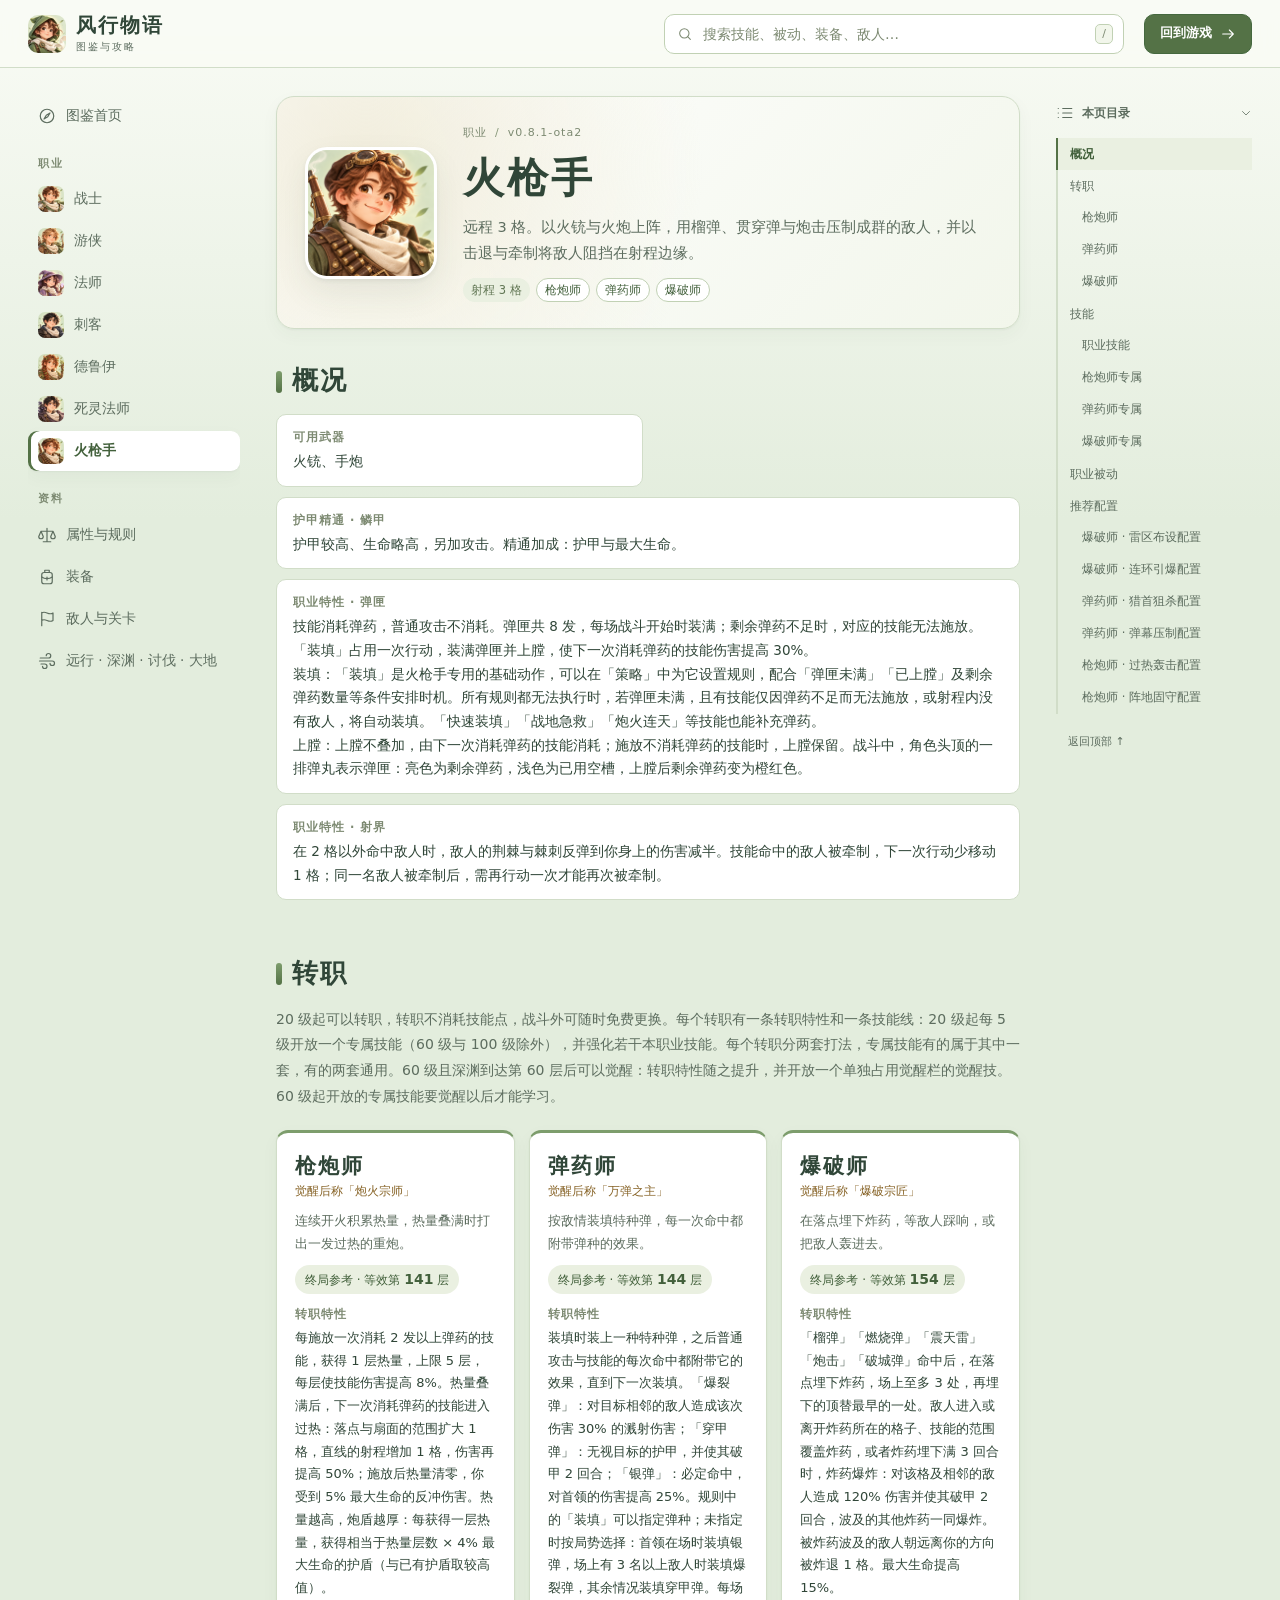
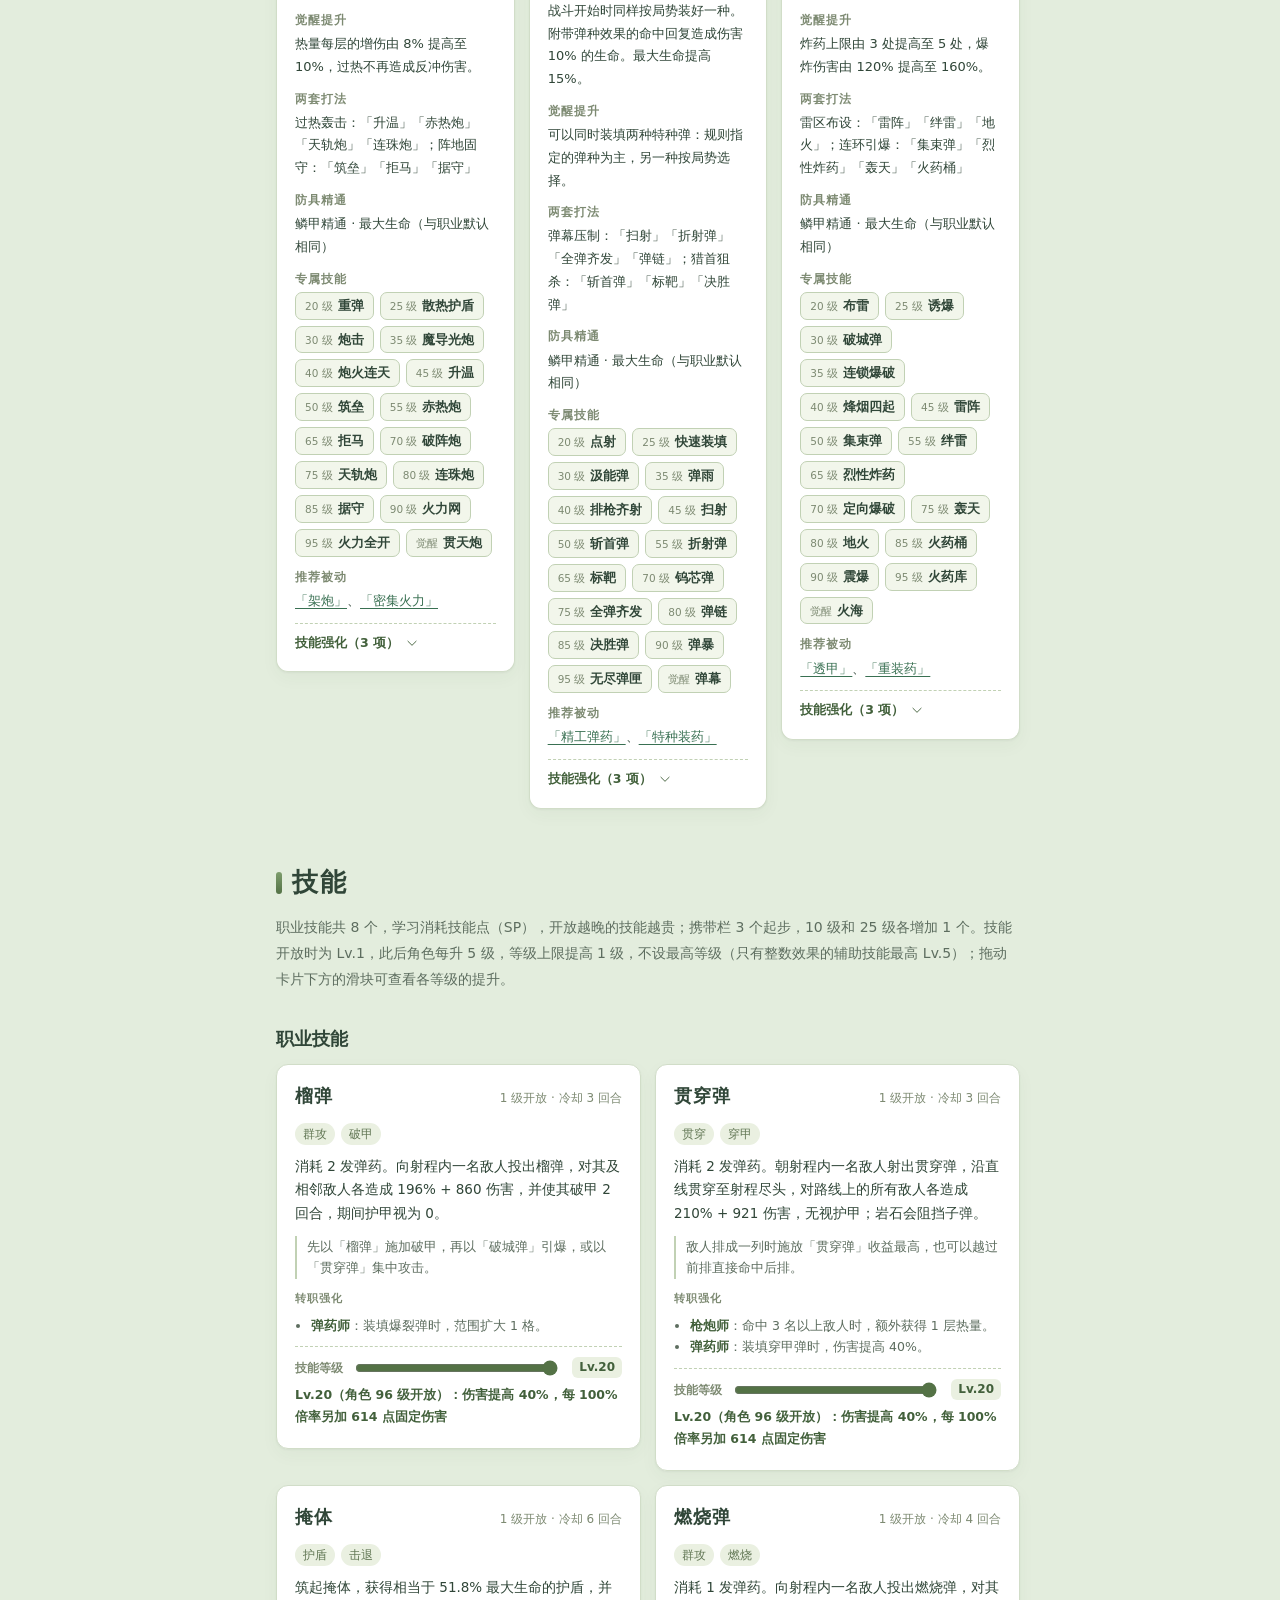
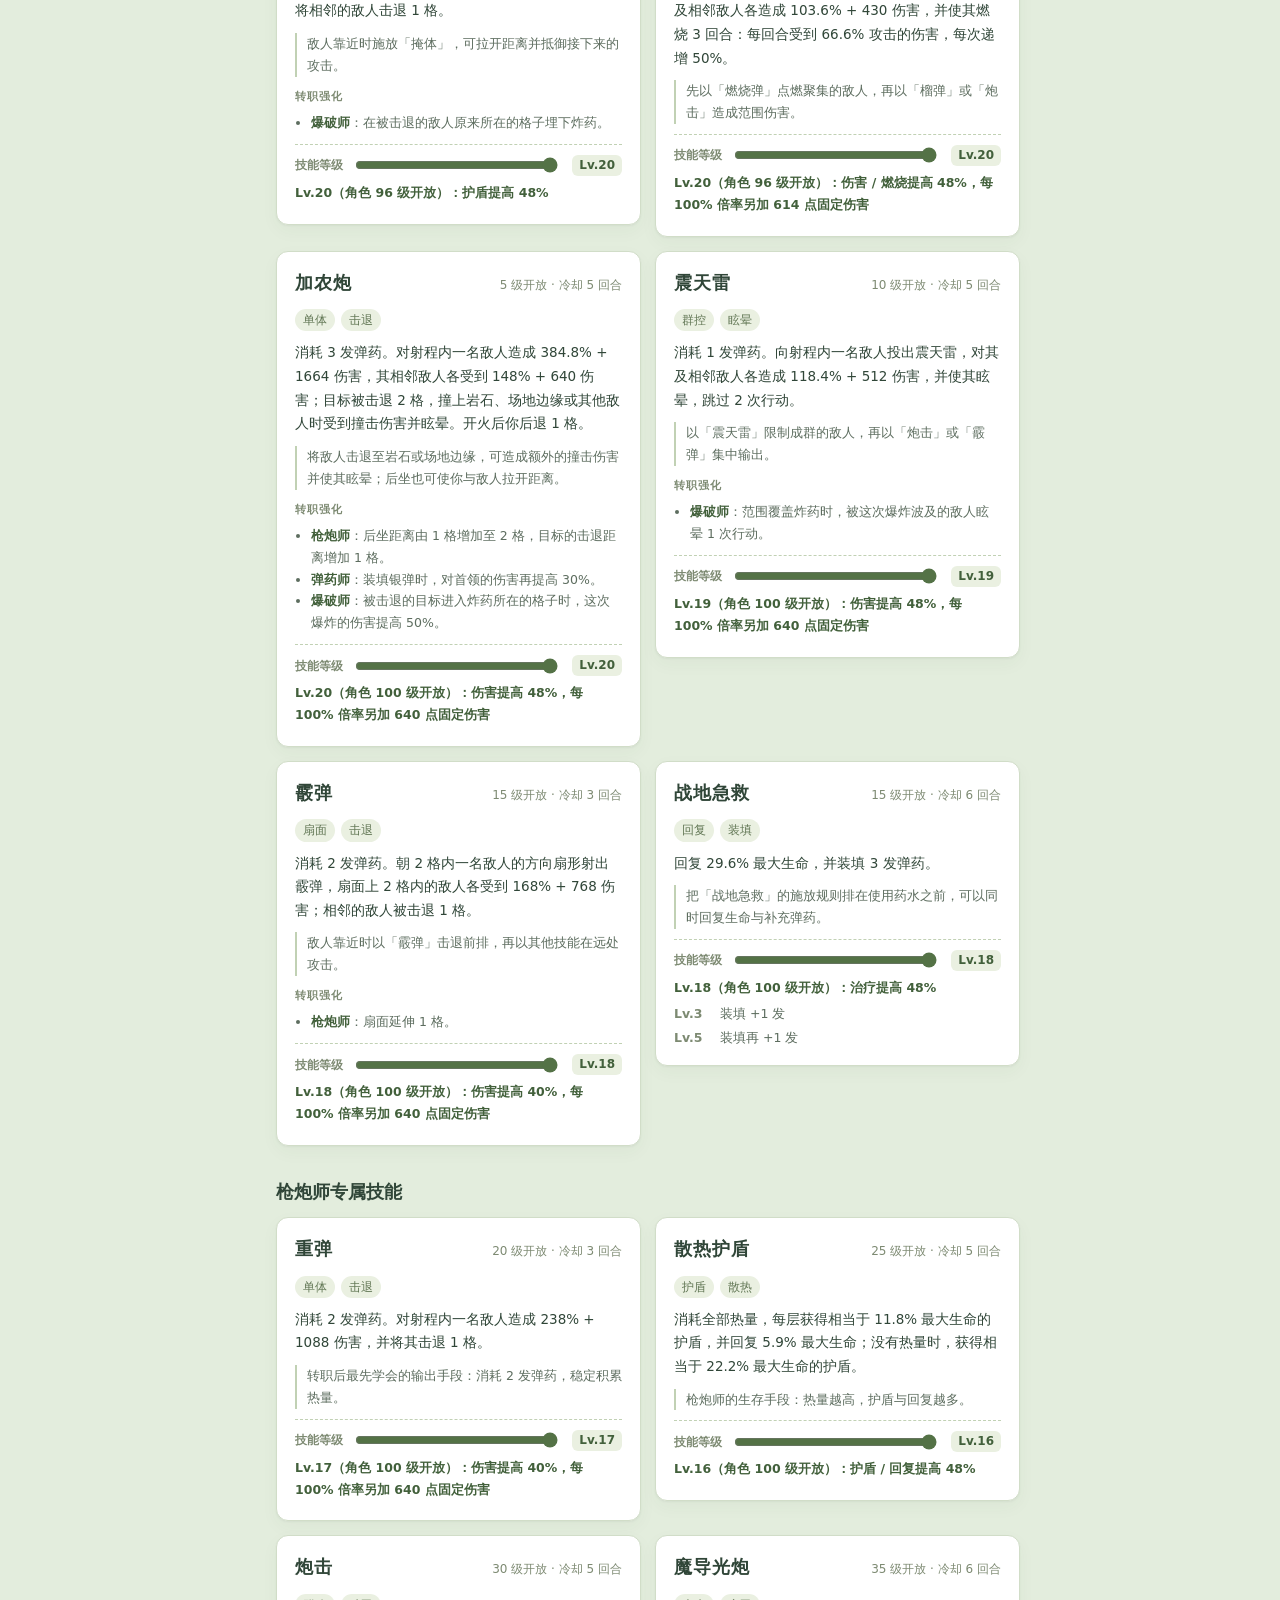
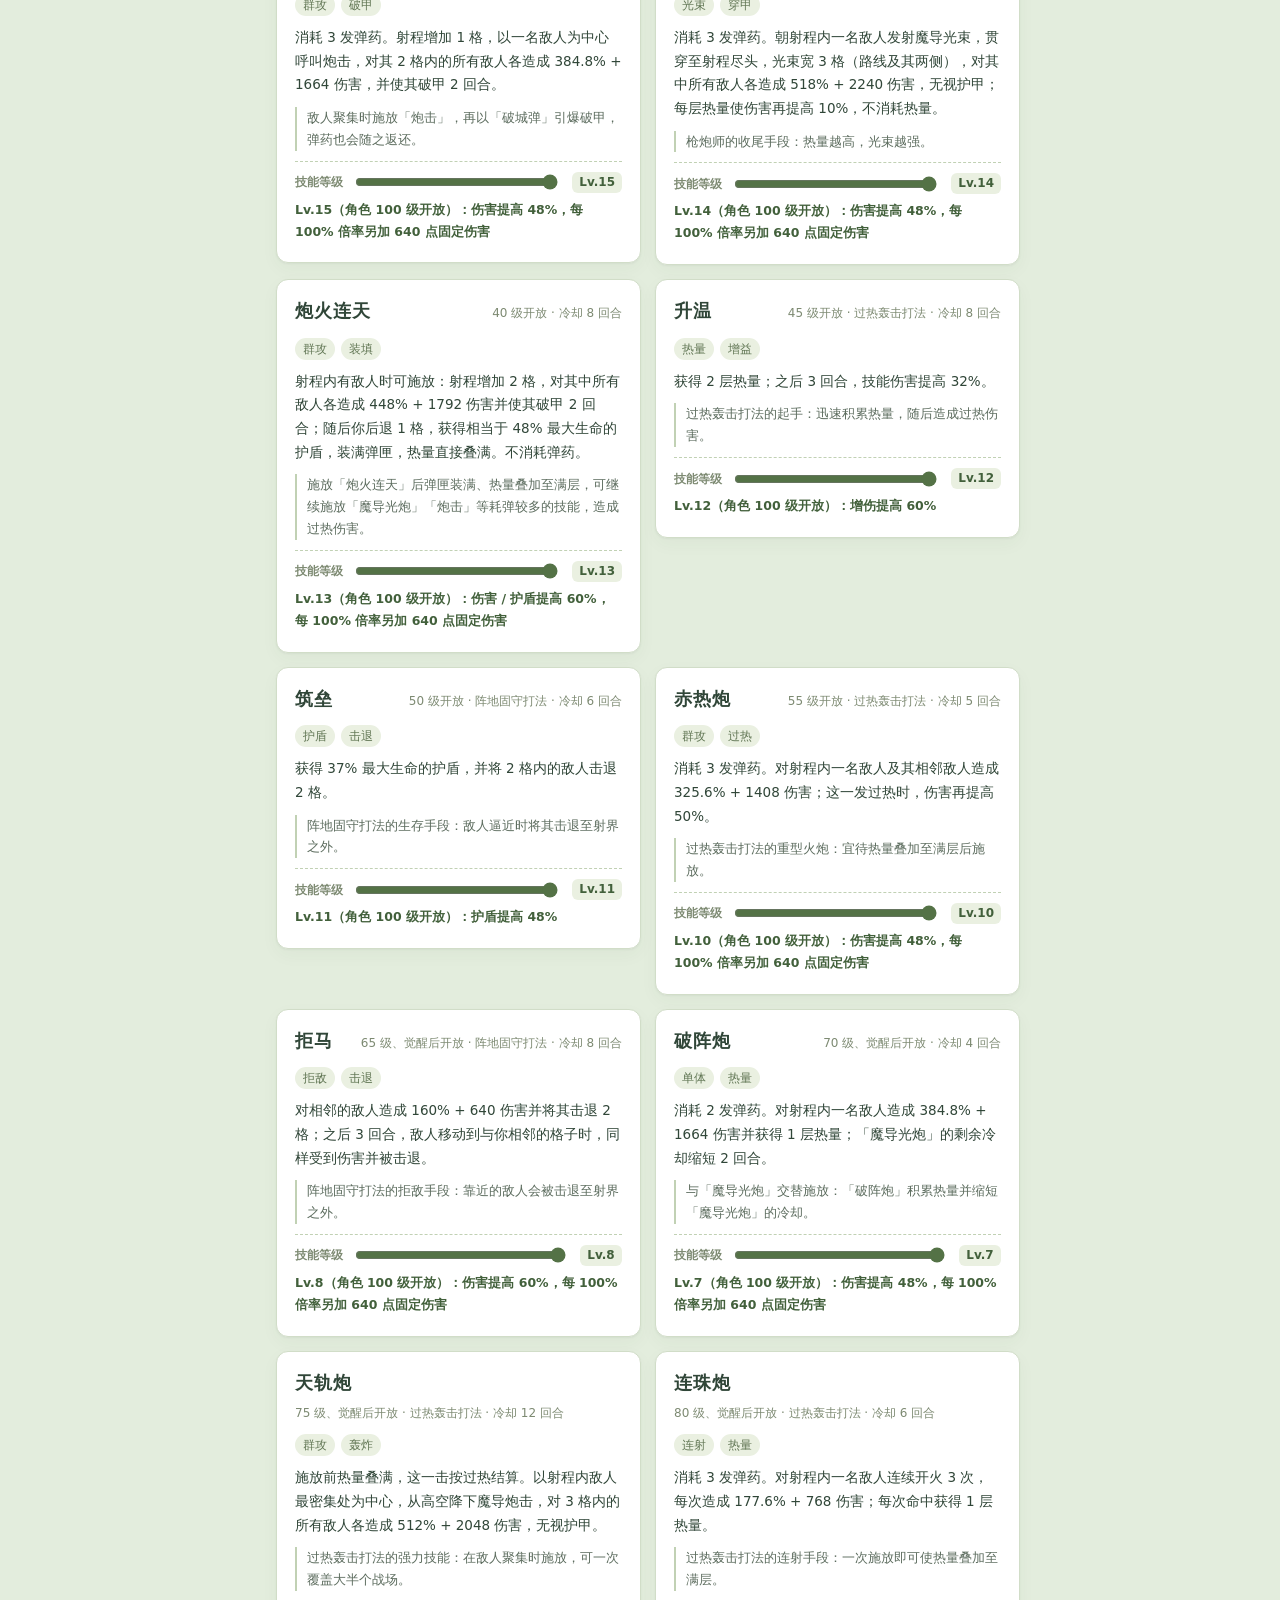
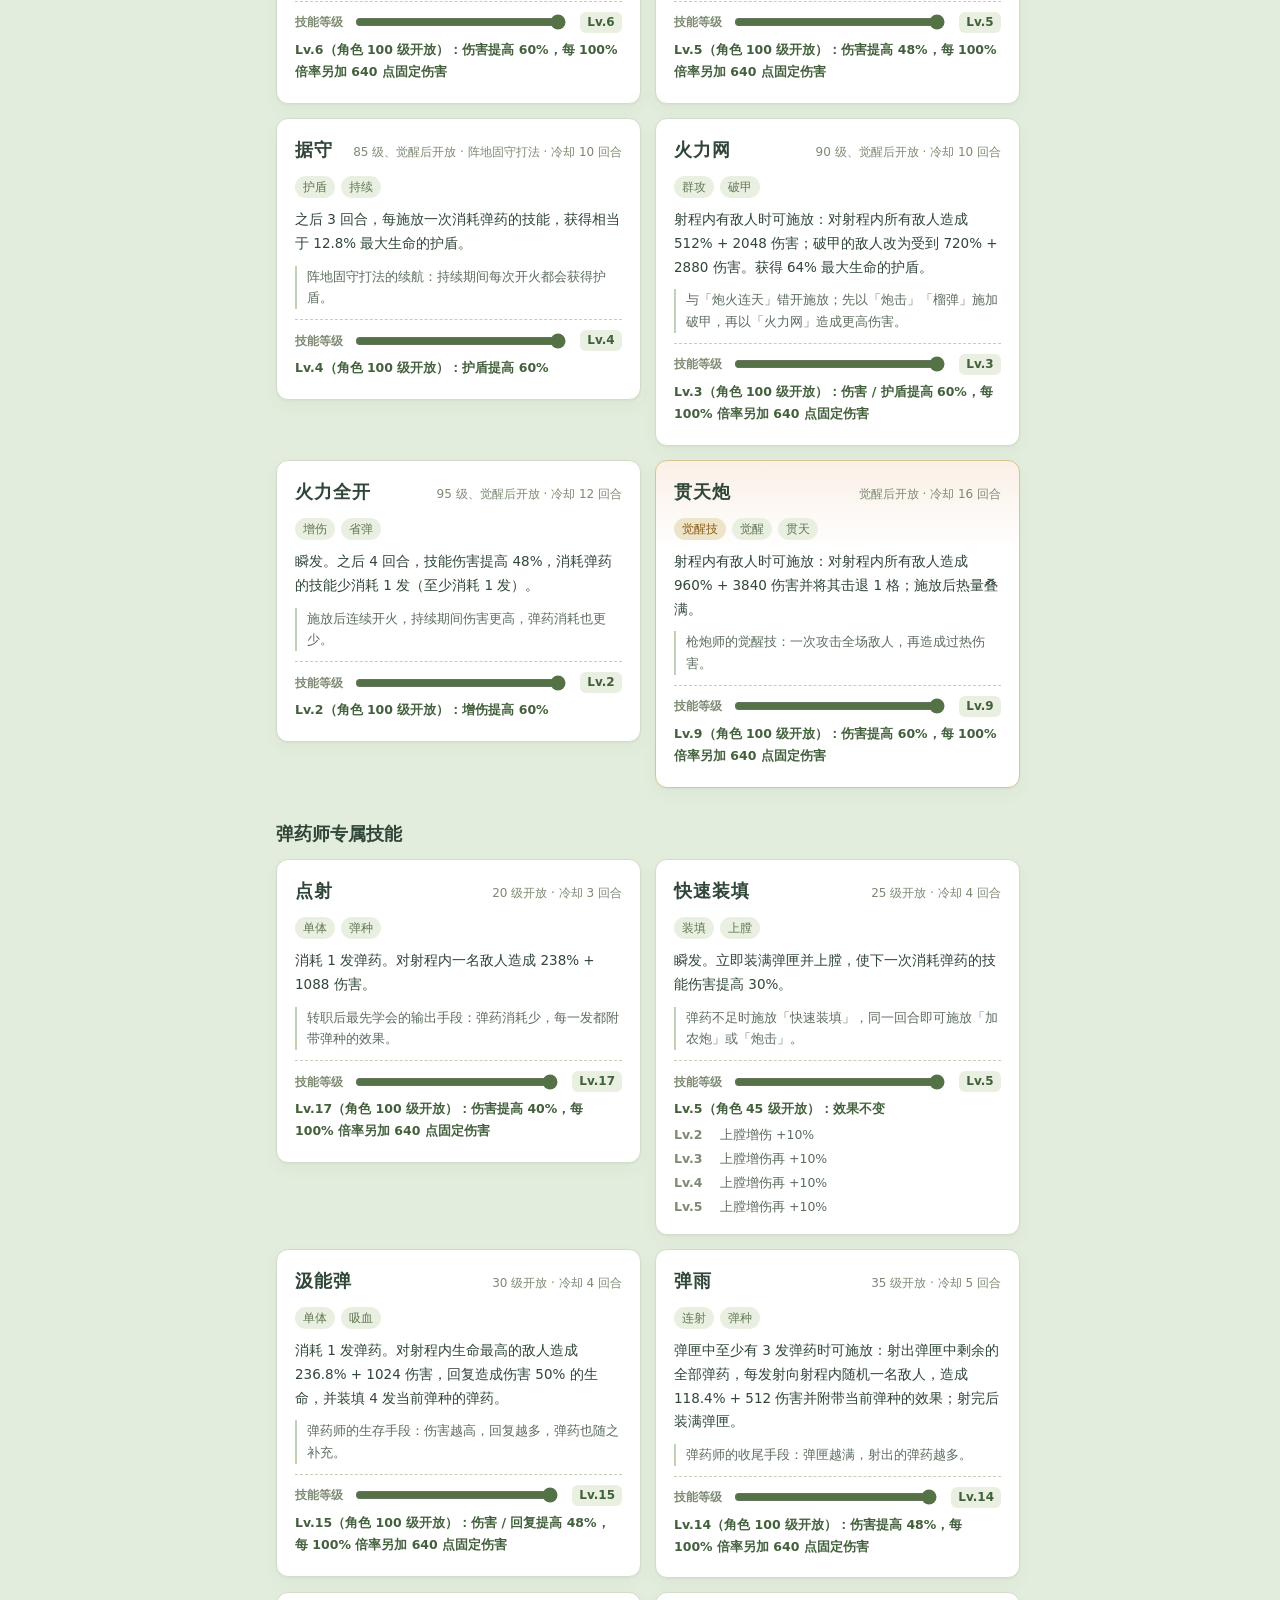
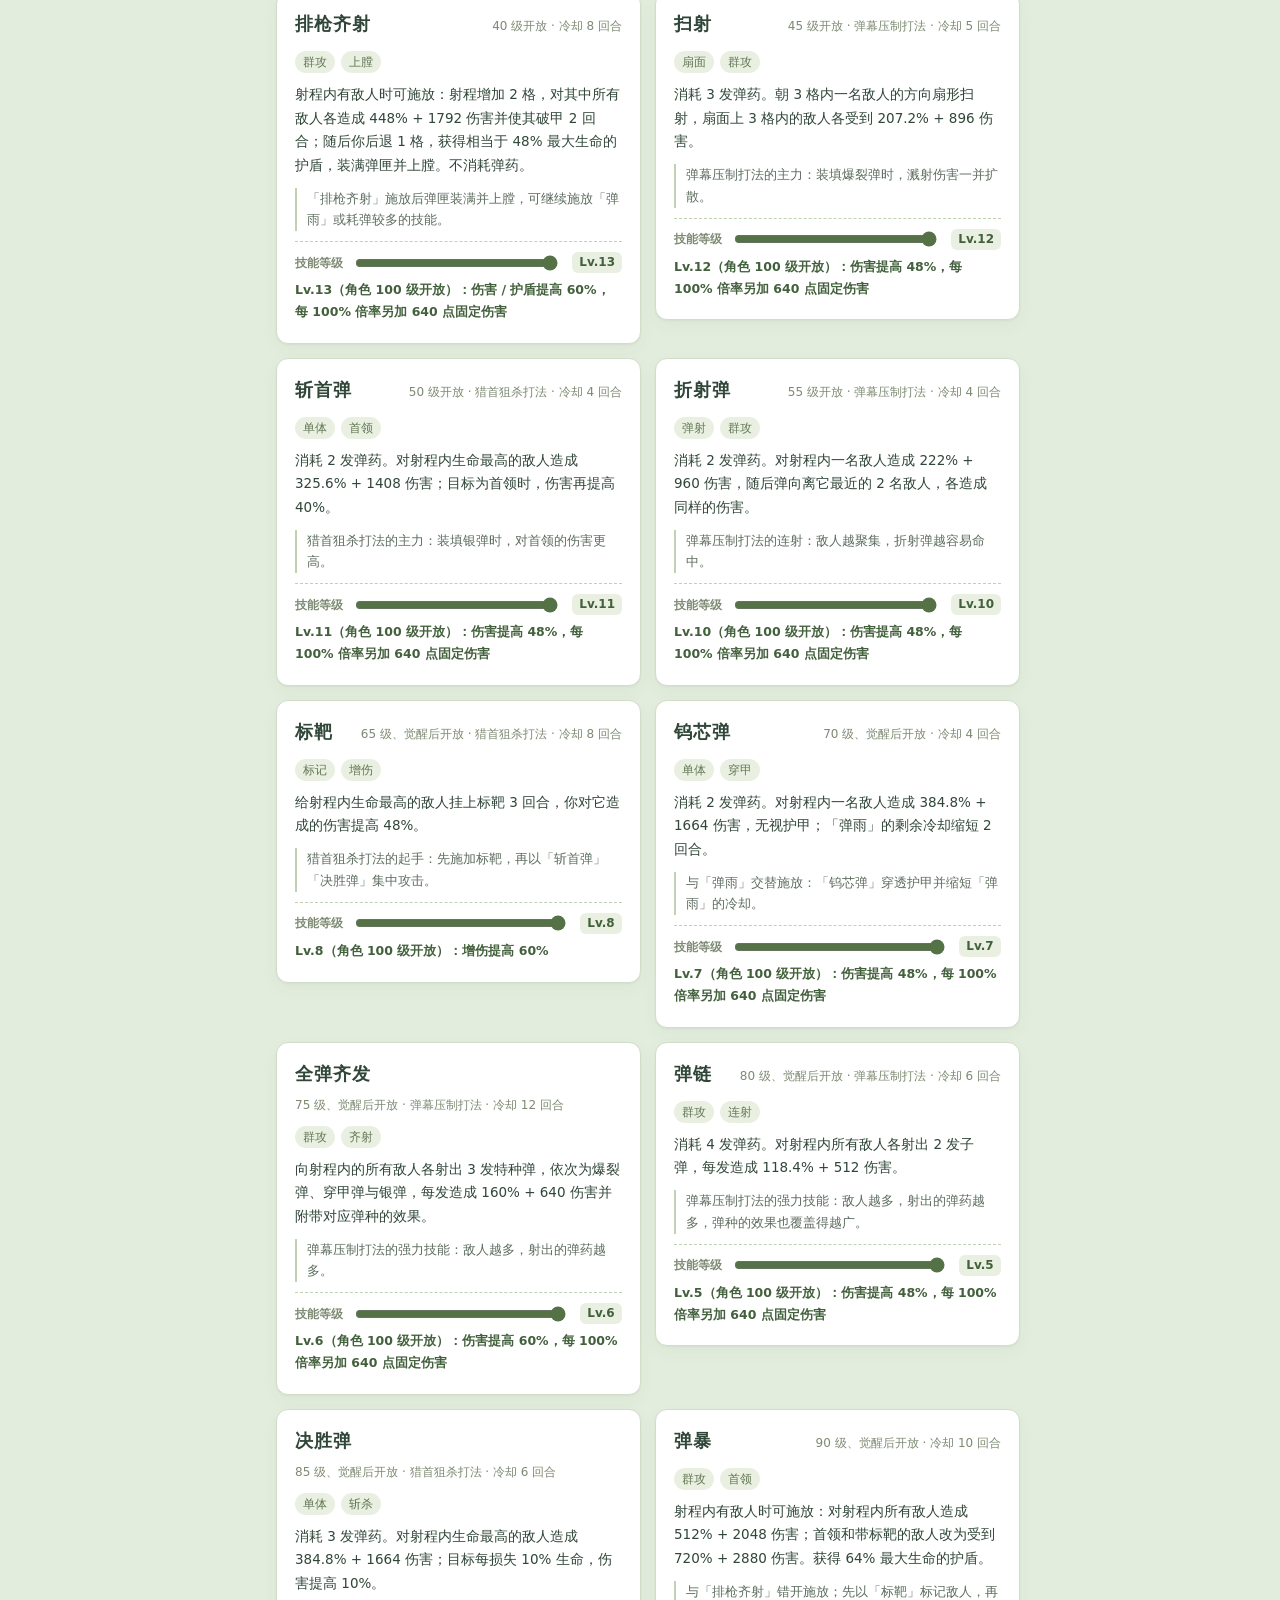
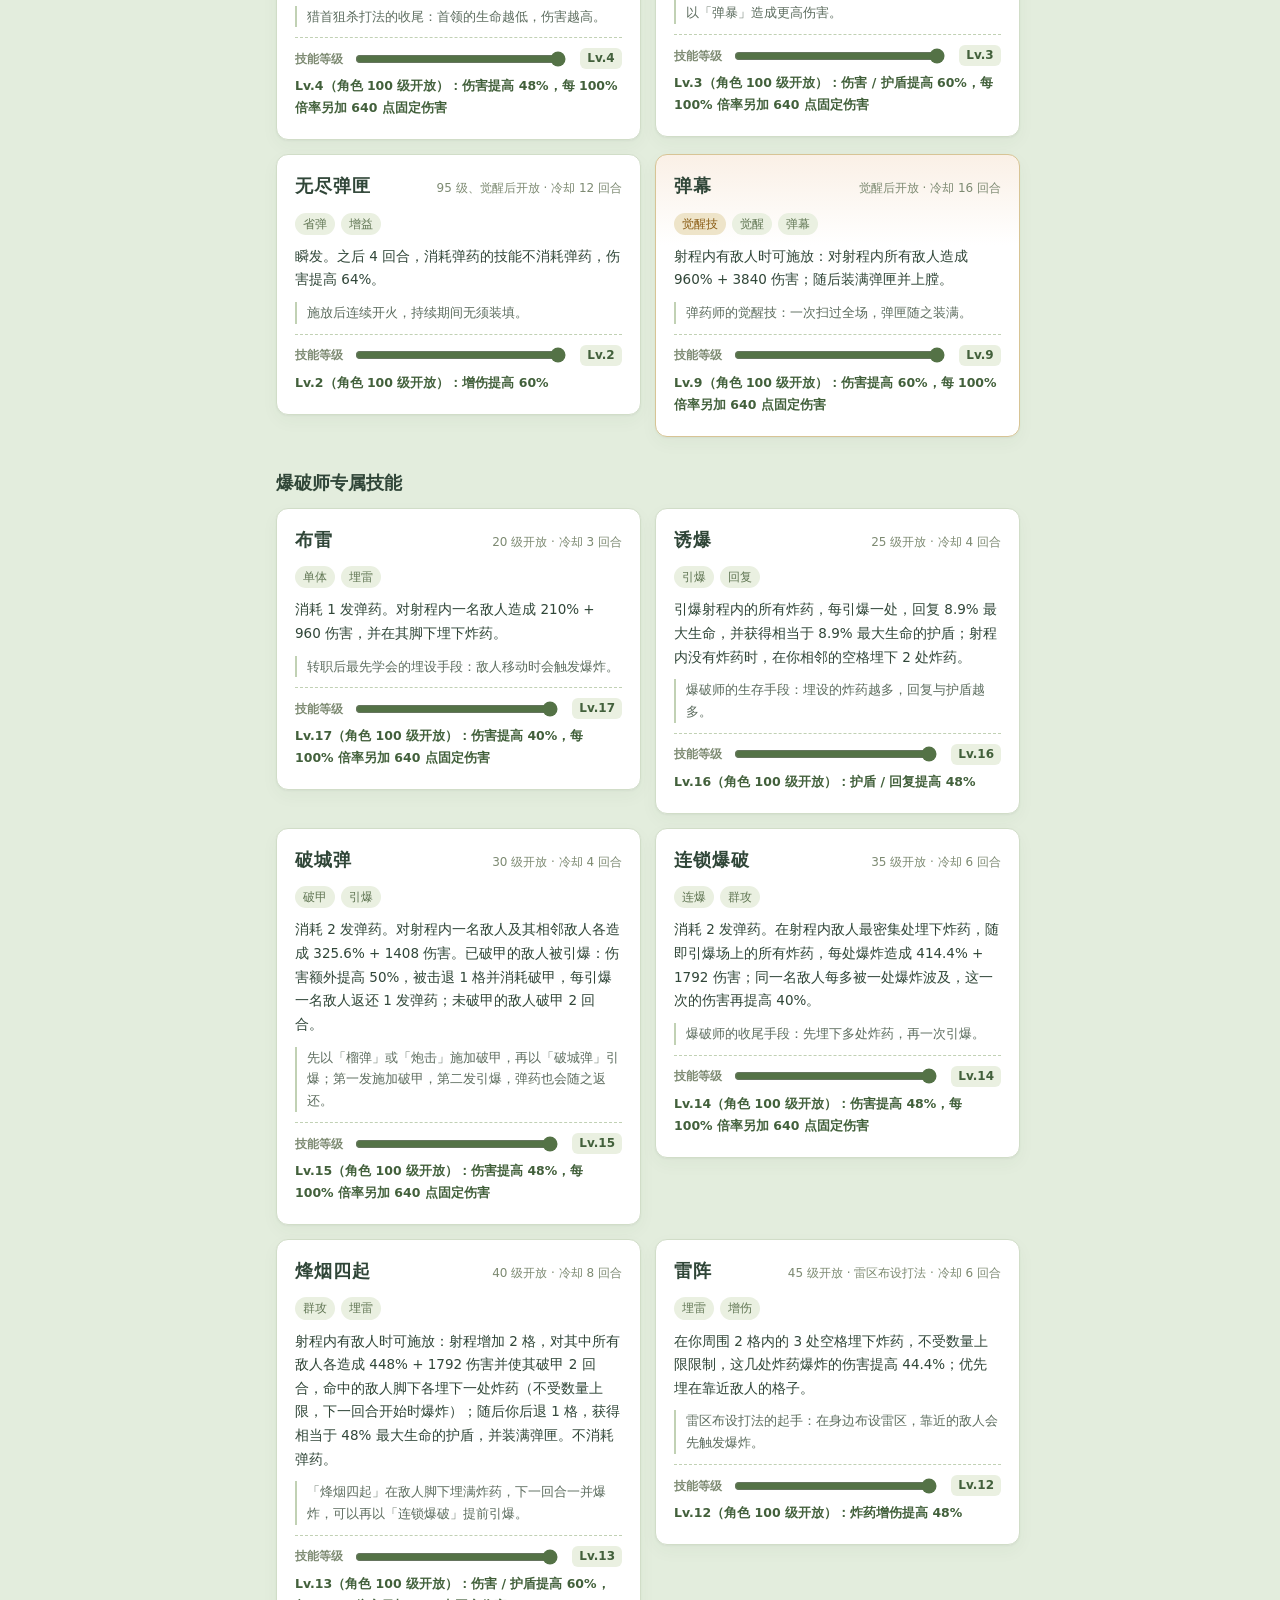
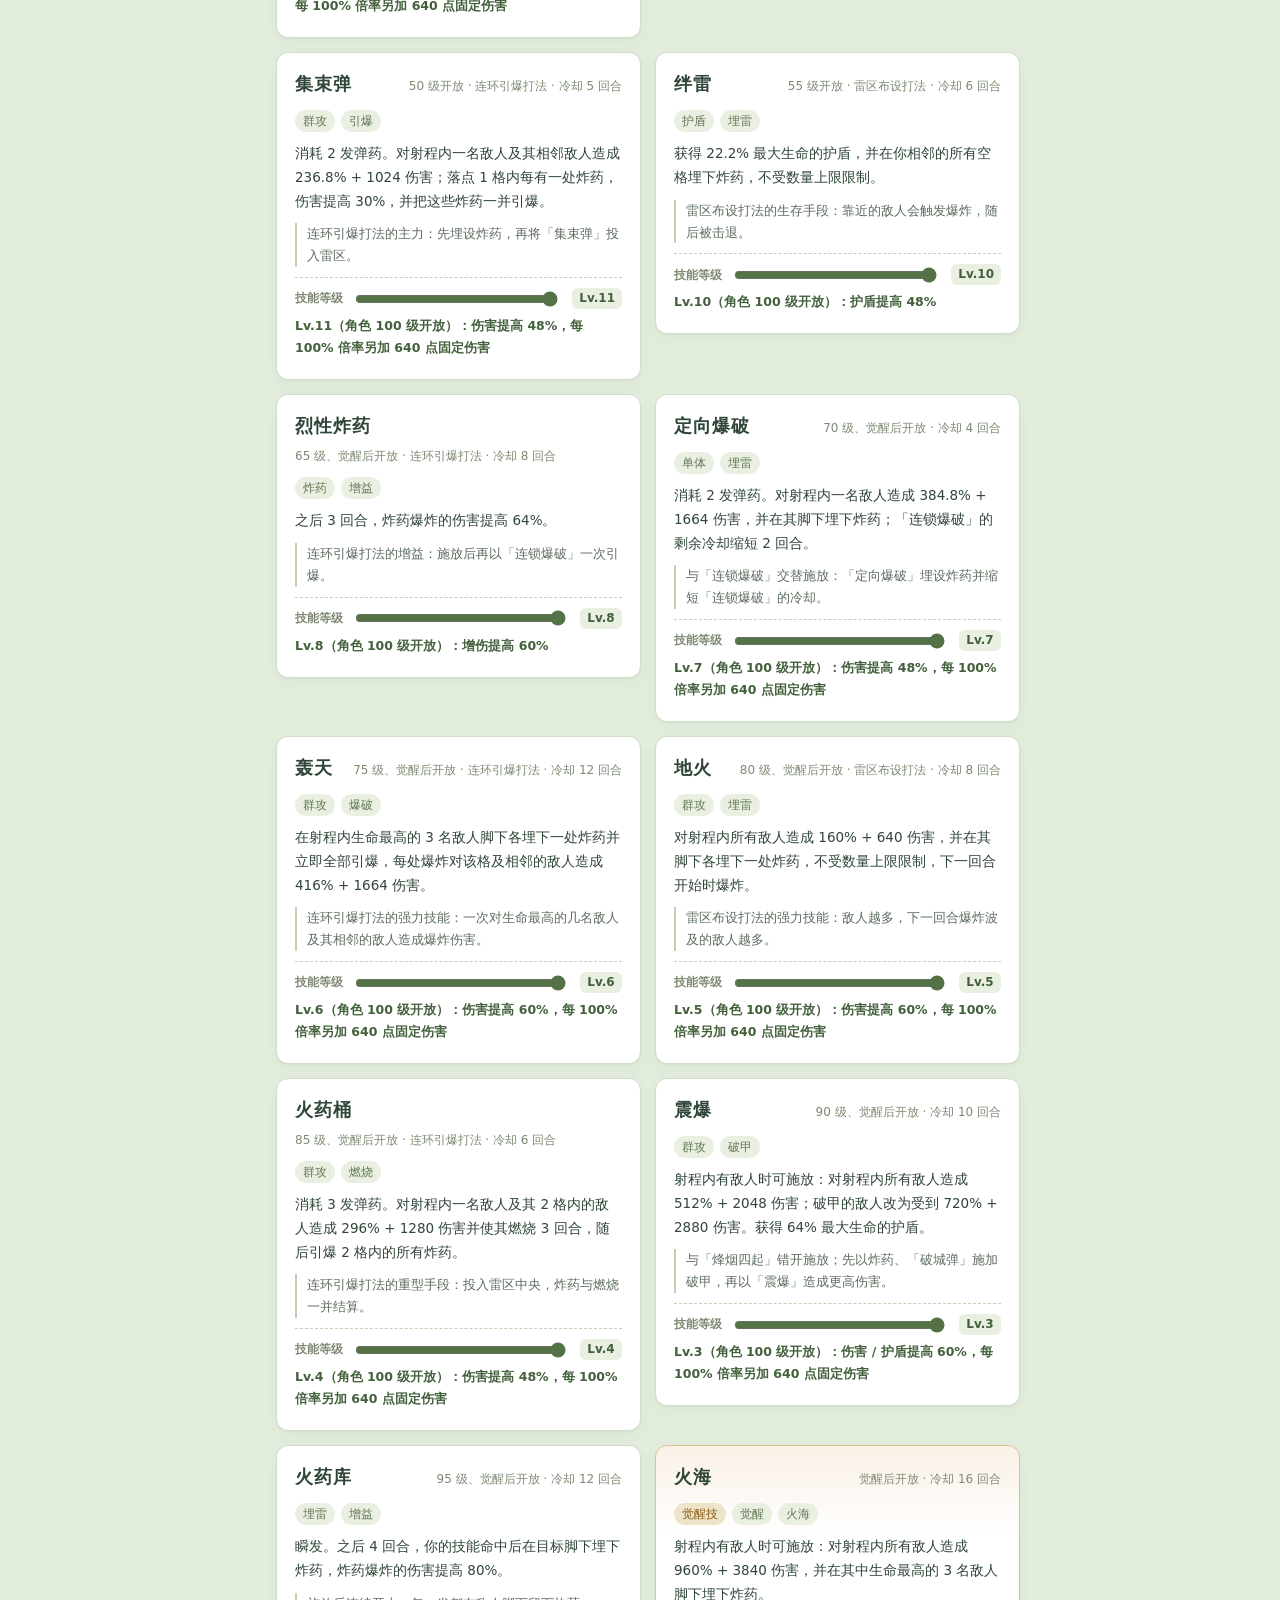
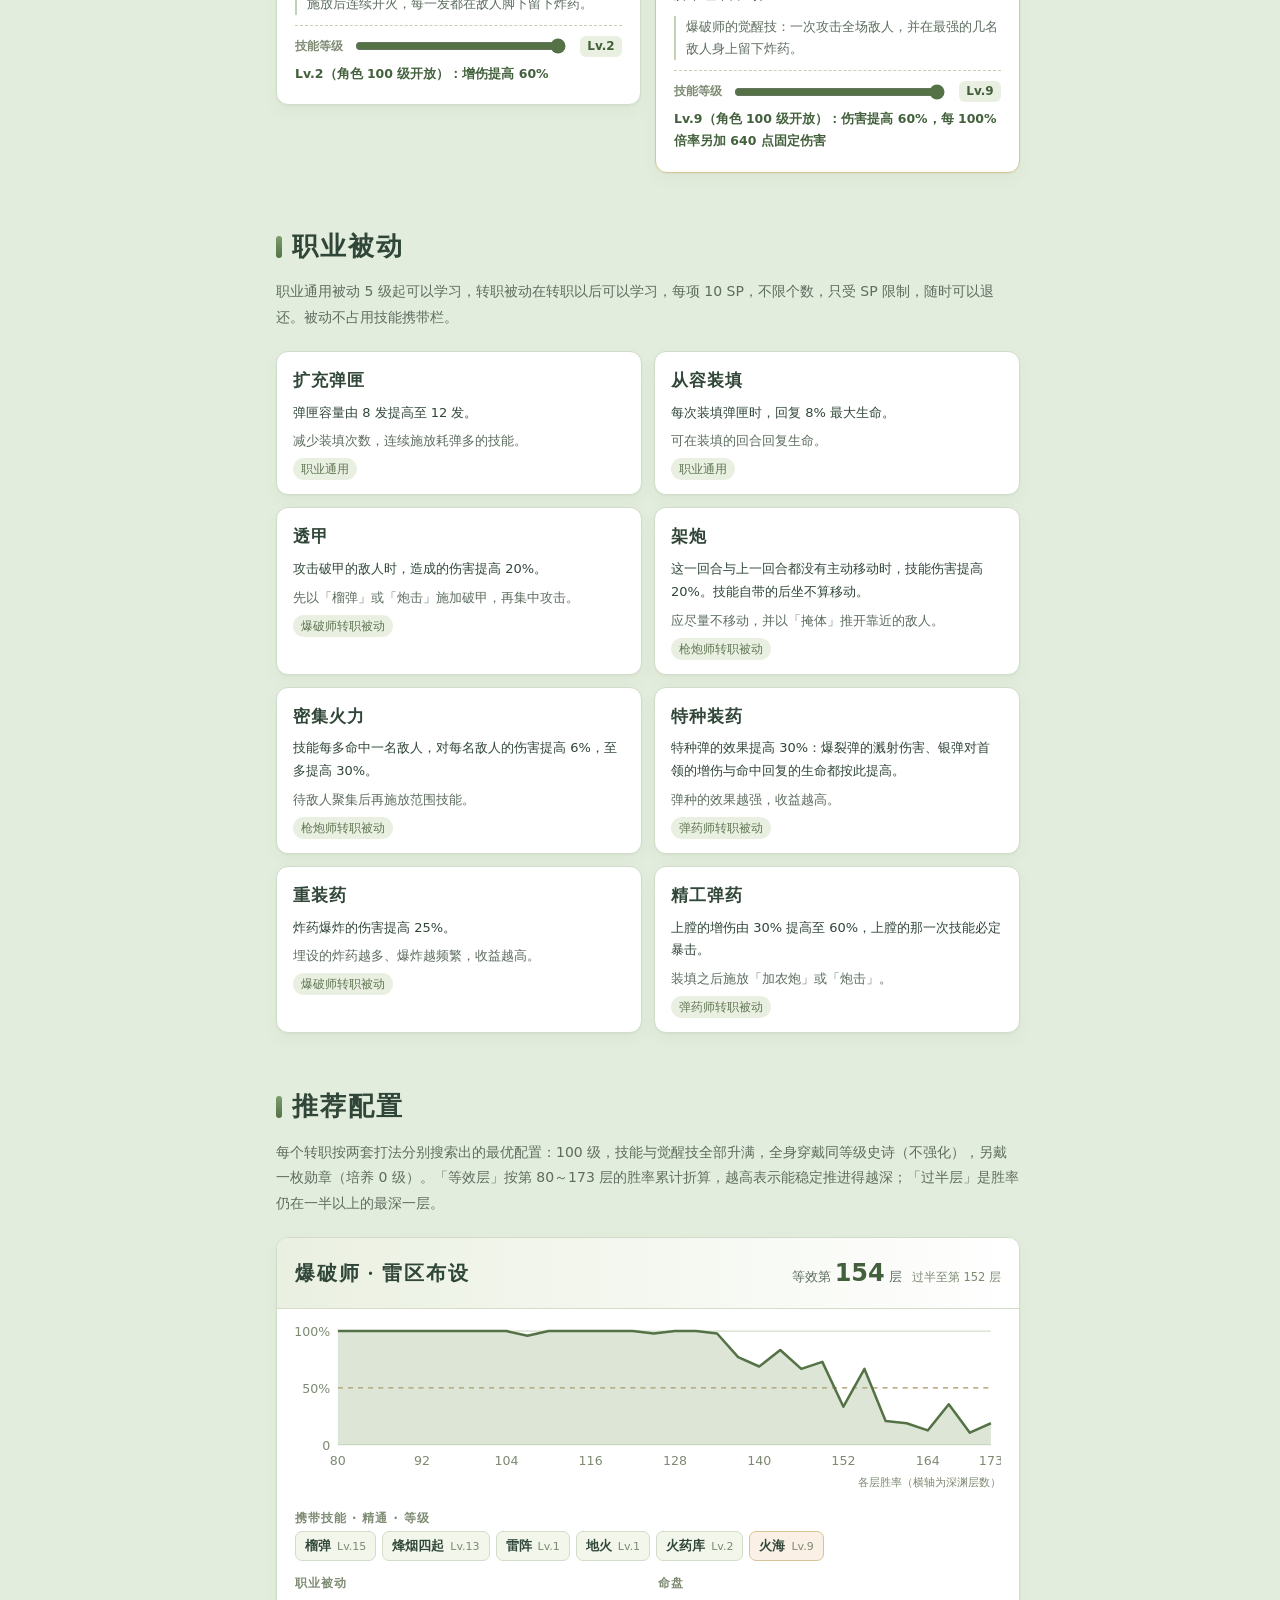
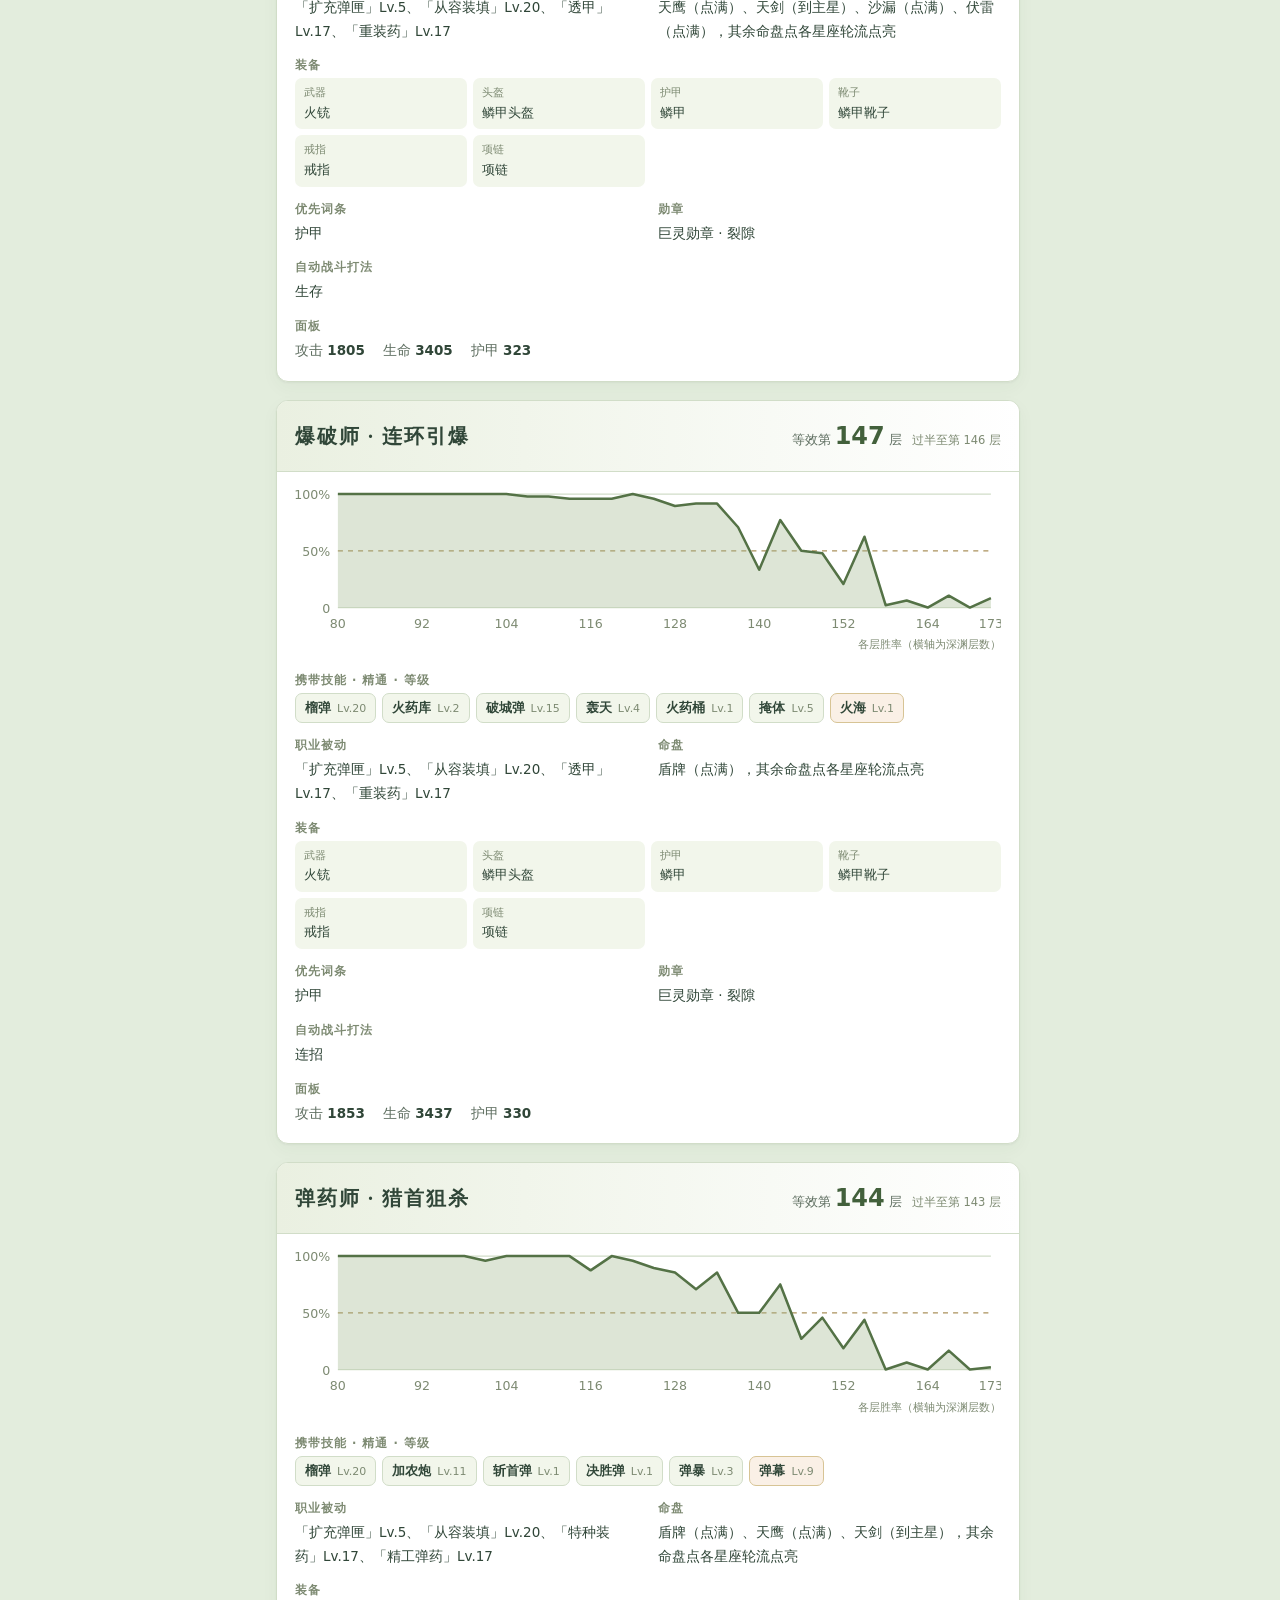
<file: guide/class-gunner.html>
<!doctype html>
<html lang="zh-CN">
<head>
<meta charset="utf-8" />
<meta name="viewport" content="width=device-width, initial-scale=1" />
<meta name="theme-color" content="#f9fbf5" />
<title>火枪手 · 风行物语图鉴</title>
<meta name="description" content="远程 3 格。以火铳与火炮上阵，用榴弹、贯穿弹与炮击压制成群的敌人，并以击退与牵制将敌人阻挡在射程边缘。" />
<link rel="icon" type="image/png" href="../icons/windward-64.png" />
<style>
:root {
  --surface-page: #e3eddd;
  --surface-hollow: #eaf0e1;
  --surface-sunken: #deead5;
  --surface-soft: #f2f6eb;
  --surface-paper: #f9fbf5;
  --surface-raised: #ffffff;
  --surface-warm: #f1eddc;
  --surface-cool: #e6e9f4;
  --line-soft: #d1ddc8;
  --line-mid: #c1d1b4;
  --line-strong: #b3c39d;
  --ink: #304638;
  --ink-muted: #5d6d5f;
  --ink-soft: #7d8a72;
  --ink-invert: #ffffff;
  --accent-deep: #42603b;
  --accent-edge: #45683f;
  --focus-ring: #718d5e;
  --hero-mark: #3c7167;
  --accent: #547246;
  --accent-mid: #63824e;
  --accent-light: #7d9d6c;
  --accent-pale: #9db68b;
  --mint: #397052;
  --sage-deep: #617654;
  --sage-mid: #879779;
  --gold: #866225;
  --gold-deep: #8a662a;
  --gold-mid: #92713c;
  --gold-light: #ab915c;
  --gold-pale: #b3975a;
  --gold-tint: #eee4c9;
  --gold-bright: #8a5c15;
  --gold-sand: #d7c495;
  --surface-cream: #faf0e6;
  --danger: #a34f3b;
  --boss-ember: #d9722f;
  --boss-blood: #c8324a;
  --clay-soft: #a1634d;
  --info: #3b6983;
  --info-soft: #507a89;
  --abyss-tint: #e3e7f5;
  --abyss-pale: #c9cee3;
  --abyss-line: #b7bdd6;
  --abyss-mid: #7f8cbf;
  --abyss: #4d5a86;
  --abyss-deep: #3f4a75;
  --shade-tint: #ebe7f1;
  --shade: #5a4d70;
  --shade-deep: #3b3150;
  --rarity-common: #52634d;
  --rarity-rare: #356982;
  --rarity-epic: #79549a;
  --rarity-legendary: #a8681c;
  --rarity-trophy: #b23a2e;
  --card-ink: #ece3cb;
  --card-muted: #a9a792;
  --card-value: #f2dfa8;
  --card-plus: #9fd6a4;
  --card-minus: #f08f78;
  --card-sheet-glow: #2c3a31;
  --card-sheet-top: #212c25;
  --card-sheet: #1a221d;
  --card-legend-title: #f4b860;
  --card-trophy-title: #f08a72;
  --socket: #26342c;
  --socket-deep: #1a241e;
  --socket-light: #36493c;
  --icon-halo: #f1e7cc;
  --icon-ink-rose: #a65a44;
  --icon-ink-frost: #4d7f8c;
  --icon-ink-gold: #9a7838;
  --icon-ink-forest: #4e7f58;
  --icon-ink-arcane: #77689a;
  --icon-ink-leather: #9c7150;
  --icon-ink-poison: #7a8048;
  --icon-fill-white: #efe5ca;
  --icon-fill-cream: #e9dcbb;
  --icon-fill-bone: #e8dcc2;
  --board-night: #080b0b;
  --board-sky: #121917;
  --board-brass: #d2b06a;
  --board-route: #f6e6b8;
  --board-str: #e4b860;
  --board-dex: #93c780;
  --board-vit: #ec8e72;
  --board-mid: #d9d2bd;
  --board-spec: #9fc6e6;
  --journey-title: #fbf1d6;
  --journey-label: #d9c79a;
  --journey-muted: #b9b8a6;
  --journey-gold: #f0d79a;
  --journey-plus: #9fd38c;
  --journey-bad: #f2a08e;
  --journey-danger-pale: #f6c9b8;
  --journey-sage-pale: #d9e6c8;
  --journey-ember: #e08a4c;
  --journey-brass-hi: #fbe3a0;
  --journey-brass-lo: #b4862f;
  --journey-on-brass: #2a1e08;
  --journey-rare: #d9a441;
  --journey-parchment-hi: #fffaea;
  --journey-parchment: #e4d6b0;
  --journey-paper-ink: #3a463e;
  --journey-boss-hi: #f6e2d6;
  --journey-boss-lo: #d8b9a6;
  --journey-danger: #a8473a;
  --journey-danger-ink: #8c3a2e;
  --journey-good: #2f5a3a;
  --journey-night-mid: #213328;
  --journey-night: #1a2920;
  --journey-glade-hi: #6b8460;
  --journey-glade: #556e4d;
  --journey-glade-deep: #2a3d2c;
  --hex-void: #060a09;
  --hex-fight: #e6b4ad;
  --hex-elite: #ff8a75;
  --hex-safe: #8fdcc2;
  --hex-arcane: #bda8f5;
  --hex-ice: #b9dcf2;
  --hex-mist-dawn: #2f7d63;
  --hex-mist-moss: #5d7f4a;
  --hex-mist-fog: #2f7f8f;
  --hex-mist-frost: #5b7fb8;
  --hex-mist-ember: #b5502b;
  --hex-mist-ruin: #6f58a8;
}
/* 图鉴站样式。配色全部取游戏定稿色板（:root 由 render.mjs 注入），正文保持纸面阅读感，颜色用于导航、分类与状态。 */
* { box-sizing: border-box; }
:root {
  --header-height: 68px; --reading-offset: 96px;
  --sans: "Segoe UI", "PingFang SC", "Microsoft YaHei", system-ui, sans-serif;
  --serif: "Songti SC", "Noto Serif SC", "SimSun", serif;
  --radius: 12px; --shadow: 0 1px 2px #304a3a0d, 0 6px 18px #304a3a0a; --shadow-lift: 0 2px 4px #304a3a12, 0 14px 32px #304a3a14;
}
html { scroll-behavior: smooth; scroll-padding-top: var(--reading-offset); }
body { margin: 0; background: var(--surface-page); background-image: linear-gradient(180deg, var(--surface-paper) 0, var(--surface-page) 520px); background-repeat: no-repeat; color: var(--ink); font-family: var(--sans); font-size: 15px; line-height: 1.75; -webkit-font-smoothing: antialiased; }
a { color: var(--mint); text-underline-offset: 3px; }
button, summary, a, input { -webkit-tap-highlight-color: transparent; touch-action: manipulation; }
a, summary { transition: background .16s, color .16s, border-color .16s, box-shadow .16s, transform .16s; }
a:focus-visible, summary:focus-visible, input:focus-visible, .table-scroll:focus-visible { outline: 2px solid var(--focus-ring); outline-offset: 3px; }
[tabindex="-1"]:focus { outline: none; }
svg, img { flex-shrink: 0; }
img { display: block; max-width: 100%; }
summary { cursor: pointer; list-style: none; }
summary::-webkit-details-marker { display: none; }
[hidden] { display: none !important; }
.visually-hidden { position: absolute; width: 1px; height: 1px; overflow: hidden; clip: rect(0 0 0 0); white-space: nowrap; }
.skip-link { position: fixed; z-index: 40; left: 16px; top: -80px; padding: 10px 16px; border-radius: 8px; background: var(--accent); color: var(--ink-invert); }
.skip-link:focus { top: 10px; }

/* ---------- 顶栏与搜索 ---------- */
.site-header { position: sticky; top: 0; z-index: 30; height: var(--header-height); border-bottom: 1px solid var(--line-soft); background: color-mix(in srgb, var(--surface-paper) 92%, transparent); backdrop-filter: blur(10px); }
.header-inner { display: flex; align-items: center; gap: 20px; max-width: 1480px; height: 100%; margin: auto; padding: 0 28px; }
.brand { display: inline-flex; align-items: center; gap: 10px; color: var(--ink); text-decoration: none; }
.brand img { border-radius: 10px; }
.brand strong { display: block; font-family: var(--serif); font-size: 20px; font-weight: 600; line-height: 1.3; letter-spacing: 2px; }
.brand small { display: block; color: var(--ink-muted); font-size: 10px; letter-spacing: 2px; }
.site-search { position: relative; flex: 1; max-width: 460px; margin-left: auto; }
.search-box { display: flex; align-items: center; gap: 8px; height: 40px; padding: 0 10px 0 12px; border: 1px solid var(--line-mid); border-radius: 10px; background: var(--surface-raised); color: var(--ink-soft); }
.search-box:focus-within { border-color: var(--accent); box-shadow: 0 0 0 3px color-mix(in srgb, var(--accent) 16%, transparent); }
.search-box input { flex: 1; min-width: 0; height: 100%; border: 0; outline: 0; background: transparent; color: var(--ink); font: inherit; font-size: 14px; }
.search-box input::placeholder { color: var(--ink-soft); }
.search-box input::-webkit-search-cancel-button { display: none; }
kbd { padding: 0 6px; border: 1px solid var(--line-mid); border-radius: 5px; background: var(--surface-soft); color: var(--ink-soft); font: 11px/18px var(--sans); }
.search-results { position: absolute; top: calc(100% + 8px); left: 0; right: 0; max-height: min(70dvh, 480px); padding: 6px; overflow-y: auto; border: 1px solid var(--line-mid); border-radius: 12px; background: var(--surface-raised); box-shadow: var(--shadow-lift); }
.search-results a { display: grid; grid-template-columns: minmax(0, 1fr) auto; align-items: center; gap: 2px 10px; padding: 8px 10px; border-radius: 8px; color: var(--ink); text-decoration: none; }
.search-results a strong { font-size: 14px; }
.search-results a mark { background: var(--gold-tint); color: inherit; border-radius: 2px; }
.search-results a small { grid-column: 1; color: var(--ink-muted); font-size: 12px; }
.search-results a .kind { grid-column: 2; grid-row: 1 / 3; padding: 1px 7px; border-radius: 5px; background: var(--surface-hollow); color: var(--accent-deep); font-size: 11px; }
.search-results a[aria-selected="true"], .search-results a:hover { background: var(--surface-soft); }
.search-empty { margin: 0; padding: 14px 10px; color: var(--ink-muted); font-size: 13px; }
.play-link { display: inline-flex; align-items: center; gap: 8px; min-height: 40px; padding: 7px 15px; border: 1px solid var(--accent-edge); border-radius: 10px; background: var(--accent); color: var(--ink-invert); font-size: 13px; font-weight: 600; text-decoration: none; white-space: nowrap; }
.play-link:hover { background: var(--accent-deep); }

/* ---------- 版面 ---------- */
.docs-layout { display: grid; grid-template-columns: 212px minmax(0, 1fr) 196px; grid-template-areas: "navigation content outline"; align-items: start; gap: 36px; max-width: 1480px; margin: 0 auto; padding: 28px 28px 0; }
.docs-layout.no-toc { grid-template-columns: 212px minmax(0, 1fr); grid-template-areas: "navigation content"; }
.site-sidebar { grid-area: navigation; }
.toc-sidebar { grid-area: outline; }
.site-sidebar, .toc-sidebar { position: sticky; top: calc(var(--header-height) + 24px); min-width: 0; }
.site-nav > summary { display: none; }
.nav-panel { max-height: calc(100dvh - 120px); overflow-y: auto; overscroll-behavior: contain; scrollbar-width: thin; }
.sidebar-label { margin: 18px 10px 6px; color: var(--ink-soft); font-size: 11px; font-weight: 600; letter-spacing: 2px; }
.nav-group { display: grid; gap: 2px; }
.site-nav nav a { display: flex; align-items: center; gap: 10px; min-height: 40px; padding: 6px 10px; border-radius: 9px; color: var(--ink-muted); font-size: 13.5px; text-decoration: none; }
.site-nav nav a img { width: 26px; height: 26px; border-radius: 7px; background: var(--surface-soft); }
.site-nav nav a:hover { color: var(--ink); background: var(--surface-soft); }
.site-nav nav a[aria-current="page"] { color: var(--accent-deep); background: var(--surface-raised); box-shadow: inset 3px 0 var(--accent), var(--shadow); font-weight: 600; }

.page-toc > summary { display: flex; align-items: center; gap: 8px; min-height: 34px; margin-bottom: 8px; color: var(--ink-muted); font-size: 12px; font-weight: 600; }
.page-toc > summary > svg:last-child { width: 12px; margin-left: auto; transform: rotate(90deg); }
.page-toc:not([open]) > summary > svg:last-child { transform: rotate(0); }
.toc-current { display: none; }
.toc-panel { max-height: calc(100dvh - 170px); overflow-y: auto; overscroll-behavior: contain; scrollbar-width: thin; }
.page-toc ol { margin: 0; padding: 0; list-style: none; }
.page-toc nav a { display: flex; align-items: center; min-height: 32px; padding: 5px 9px 5px 12px; border-left: 2px solid var(--line-soft); color: var(--ink-muted); font-size: 12px; line-height: 1.5; text-decoration: none; }
.page-toc nav a > span { min-width: 0; overflow: hidden; white-space: nowrap; text-overflow: ellipsis; }
.page-toc .toc-level-3 a { padding-left: 24px; font-size: 11.5px; }
.page-toc nav a:hover { color: var(--ink); background: var(--surface-soft); }
.page-toc nav a[aria-current="location"] { color: var(--accent-deep); border-color: var(--accent); background: var(--surface-hollow); font-weight: 600; }
.toc-top { display: inline-flex; align-items: center; min-height: 40px; margin: 8px 0 0 12px; color: var(--ink-muted); font-size: 11px; text-decoration: none; }

/* ---------- 正文 ---------- */
.guide-main { grid-area: content; min-width: 0; padding-bottom: 48px; }
.guide-heading { padding: 6px 0 26px; margin-bottom: 30px; border-bottom: 1px solid var(--line-mid); }
.eyebrow { display: flex; align-items: center; gap: 8px; margin: 0 0 10px; color: var(--ink-soft); font-size: 11px; letter-spacing: 1px; }
.eyebrow span { color: var(--sage-mid); }
.guide-heading h1, .class-hero h1, .home-hero h1 { margin: 0; font-family: var(--serif); font-size: clamp(30px, 3.2vw, 42px); font-weight: 600; letter-spacing: 3px; line-height: 1.3; }
.page-description { max-width: 720px; margin: 10px 0 14px; color: var(--ink-muted); font-size: 14.5px; }
.page-meta { display: flex; align-items: center; flex-wrap: wrap; gap: 8px 12px; color: var(--ink-soft); font-size: 11px; }
.version-badge { padding: 1px 7px; border: 1px solid var(--line-soft); border-radius: 5px; background: var(--surface-raised); font-variant-numeric: tabular-nums; }
.guide-article { overflow-wrap: anywhere; }
.guide-article h2 { display: flex; align-items: center; gap: 10px; margin: 56px 0 14px; font-family: var(--serif); font-size: 26px; font-weight: 600; line-height: 1.4; letter-spacing: 2px; }
.guide-article h2::before { content: ""; width: 6px; height: 22px; border-radius: 3px; background: linear-gradient(var(--accent-light), var(--accent)); }
.guide-article > h2:first-child { margin-top: 0; }
.guide-article h3 { margin: 32px 0 12px; font-size: 18px; line-height: 1.5; }
.guide-article h4 { margin: 0; font-size: 16px; }
.lead { max-width: 820px; margin: 0 0 20px; color: var(--ink-muted); font-size: 14px; line-height: 1.85; }
.note { margin: 18px 0 24px; padding: 13px 16px; border: 1px solid var(--line-soft); border-left: 3px solid var(--accent-pale); border-radius: 0 10px 10px 0; background: var(--surface-soft); color: var(--ink-muted); font-size: 13px; line-height: 1.8; }
.note p { margin: 6px 0; }
.note p:first-child { margin-top: 0; }
.note p:last-child { margin-bottom: 0; }
.muted { color: var(--ink-muted); }
.tags { display: flex; flex-wrap: wrap; gap: 6px; margin: 0; }
.tag { display: inline-flex; align-items: center; padding: 1px 8px; border-radius: 999px; background: var(--surface-hollow); color: var(--sage-deep); font-family: var(--sans); font-size: 11.5px; font-weight: 500; line-height: 1.75; white-space: nowrap; }
.tag-danger { background: color-mix(in srgb, var(--danger) 12%, var(--surface-raised)); color: var(--danger); }
.tag-gold { background: var(--gold-tint); color: var(--gold-bright); }
.tag-link { text-decoration: none; background: var(--surface-raised); border: 1px solid var(--line-mid); color: var(--accent-deep); }
.tag-link:hover { border-color: var(--accent); }
code { padding: 2px 6px; border-radius: 5px; background: var(--surface-hollow); font-size: .92em; white-space: normal; }
.block-label { margin: 0 0 6px; color: var(--ink-soft); font-size: 11px; font-weight: 600; letter-spacing: 1px; }

/* ---------- 首页 ---------- */
.home-hero { display: grid; grid-template-columns: minmax(0, 1fr) auto; align-items: center; gap: 28px; margin-bottom: 36px; padding: 30px 32px; border: 1px solid var(--line-soft); border-radius: 18px; background: radial-gradient(circle at 85% 20%, var(--surface-warm), transparent 55%), linear-gradient(135deg, var(--surface-raised), var(--surface-soft)); box-shadow: var(--shadow); }
.home-hint { display: flex; align-items: center; gap: 8px; margin: 0; color: var(--ink-muted); font-size: 13px; }
.home-portraits { display: grid; grid-template-columns: repeat(4, 64px); gap: 8px; }
.home-portraits img { width: 64px; height: 64px; border-radius: 14px; border: 2px solid var(--surface-raised); box-shadow: var(--shadow); background: var(--surface-soft); }
.home-portraits img:nth-child(n+5) { transform: translateX(36px); }
.class-grid { display: grid; grid-template-columns: repeat(auto-fill, minmax(min(100%, 300px), 1fr)); gap: 14px; }
.class-card { display: flex; gap: 14px; padding: 16px; border: 1px solid var(--line-soft); border-radius: var(--radius); background: var(--surface-raised); color: var(--ink); text-decoration: none; box-shadow: var(--shadow); }
.class-card:hover { border-color: var(--accent-pale); box-shadow: var(--shadow-lift); transform: translateY(-2px); }
.class-card img { width: 72px; height: 72px; border-radius: 14px; background: var(--surface-soft); }
.class-card-body { display: flex; flex-direction: column; gap: 6px; min-width: 0; }
.class-card-body strong { font-family: var(--serif); font-size: 19px; letter-spacing: 2px; }
.class-card-body .tags { gap: 4px; }
.class-card-intro { color: var(--ink-muted); font-size: 12.5px; line-height: 1.7; }
.spec-names { display: flex; flex-wrap: wrap; gap: 4px; }
.spec-names span { padding: 0 7px; border: 1px solid var(--line-mid); border-radius: 6px; color: var(--accent-deep); font-size: 11.5px; }
.ref-grid { display: grid; grid-template-columns: repeat(auto-fill, minmax(min(100%, 230px), 1fr)); gap: 12px; }
.ref-card { display: grid; grid-template-columns: minmax(0, 1fr) auto; gap: 4px 10px; padding: 16px; border: 1px solid var(--line-soft); border-radius: var(--radius); background: var(--surface-raised); color: var(--ink); text-decoration: none; box-shadow: var(--shadow); }
.ref-card strong { font-size: 15px; }
.ref-card span { grid-column: 1; color: var(--ink-muted); font-size: 12.5px; line-height: 1.65; }
.ref-card svg { grid-column: 2; grid-row: 1 / 3; align-self: center; color: var(--accent); }
.ref-card:hover { border-color: var(--accent-pale); box-shadow: var(--shadow-lift); }

.strength-chart { display: grid; gap: 4px; padding: 14px 18px; border: 1px solid var(--line-soft); border-radius: var(--radius); background: var(--surface-raised); box-shadow: var(--shadow); }
.strength-group { display: grid; grid-template-columns: 116px minmax(0, 1fr); align-items: center; gap: 12px; padding: 8px 0; border-bottom: 1px solid var(--line-soft); }
.strength-group:last-child { border-bottom: 0; }
.strength-class { display: flex; align-items: center; gap: 8px; color: var(--ink); font-weight: 600; font-size: 13.5px; text-decoration: none; }
.strength-class img { width: 28px; height: 28px; border-radius: 7px; }
.strength-bars { display: grid; gap: 4px; margin: 0; padding: 0; list-style: none; }
.strength-bars li { display: grid; grid-template-columns: 58px minmax(0, 1fr) 34px; align-items: center; gap: 10px; font-size: 12px; }
.strength-label { color: var(--ink-muted); white-space: nowrap; }
.strength-track { height: 10px; border-radius: 5px; background: var(--surface-hollow); overflow: hidden; }
.strength-fill { display: block; height: 100%; border-radius: 5px; background: linear-gradient(90deg, var(--accent-pale), var(--accent)); }
.strength-bars li:first-child .strength-fill { background: linear-gradient(90deg, var(--accent-light), var(--accent-deep)); }
.strength-value { font-variant-numeric: tabular-nums; font-weight: 600; text-align: right; }
.axis-note { margin: 8px 2px 0; color: var(--ink-soft); font-size: 11.5px; }

/* ---------- 职业页 ---------- */
.class-hero { display: flex; align-items: center; gap: 26px; margin-bottom: 34px; padding: 26px 28px; border: 1px solid var(--line-soft); border-radius: 18px; background: radial-gradient(circle at 12% 30%, var(--surface-warm), transparent 50%), linear-gradient(135deg, var(--surface-raised), var(--surface-soft)); box-shadow: var(--shadow); }
.class-hero-portrait { width: 132px; height: 132px; border-radius: 22px; border: 3px solid var(--surface-raised); box-shadow: var(--shadow-lift); background: var(--surface-soft); }
.class-hero .page-description { margin-bottom: 12px; }
.fact-grid { display: grid; grid-template-columns: repeat(2, minmax(0, 1fr)); gap: 10px; margin: 0; }
.fact-grid > div { padding: 12px 16px; border: 1px solid var(--line-soft); border-radius: 10px; background: var(--surface-raised); }
.fact-grid .wide { grid-column: 1 / -1; }
.fact-grid dt, .spec-facts dt, .build-specs dt { margin-bottom: 3px; color: var(--ink-soft); font-size: 11.5px; font-weight: 600; letter-spacing: 1px; }
.fact-grid dd, .spec-facts dd, .build-specs dd { margin: 0; font-size: 13.5px; line-height: 1.75; }

.spec-grid { display: grid; grid-template-columns: repeat(3, minmax(0, 1fr)); gap: 14px; align-items: start; }
.spec-card { display: flex; flex-direction: column; gap: 10px; padding: 18px; border: 1px solid var(--line-soft); border-top: 3px solid var(--accent-light); border-radius: var(--radius); background: var(--surface-raised); box-shadow: var(--shadow); }
.guide-article .spec-card h3 { display: flex; flex-direction: column; margin: 0; font-family: var(--serif); font-size: 21px; letter-spacing: 2px; }
.spec-card h3 small { font-family: var(--sans); color: var(--gold); font-size: 11.5px; font-weight: 500; letter-spacing: 0; }
.spec-pitch { margin: 0; color: var(--ink-muted); font-size: 13px; }
.spec-strength { align-self: flex-start; padding: 2px 10px; border-radius: 999px; background: var(--surface-hollow); color: var(--accent-deep); font-size: 12px; text-decoration: none; }
.spec-strength strong { font-size: 14px; }
.spec-facts { display: grid; gap: 10px; margin: 0; }
.spec-facts dd { font-size: 13px; }
.chips { display: flex; flex-wrap: wrap; gap: 6px; }
.chip { display: inline-flex; align-items: baseline; gap: 5px; padding: 2px 9px; border: 1px solid var(--line-mid); border-radius: 7px; background: var(--surface-soft); color: var(--ink); font-size: 12.5px; font-weight: 600; text-decoration: none; }
.chip small { color: var(--ink-soft); font-size: 10.5px; font-weight: 500; }
.chip:hover { border-color: var(--accent); }
.spec-rewrites { border-top: 1px dashed var(--line-mid); padding-top: 8px; }
.spec-rewrites summary { display: flex; align-items: center; gap: 6px; color: var(--accent-deep); font-size: 12.5px; font-weight: 600; }
.spec-rewrites summary svg { transform: rotate(90deg); }
.spec-rewrites[open] summary svg { transform: rotate(-90deg); }
.spec-rewrites ul { margin: 8px 0 0; padding-left: 18px; color: var(--ink-muted); font-size: 12.5px; }
.spec-rewrites li { margin-bottom: 4px; }

.skill-grid { display: grid; grid-template-columns: repeat(auto-fill, minmax(min(100%, 340px), 1fr)); gap: 14px; align-items: start; }
.skill-card { display: flex; flex-direction: column; gap: 10px; padding: 16px 18px; border: 1px solid var(--line-soft); border-radius: var(--radius); background: var(--surface-raised); box-shadow: var(--shadow); scroll-margin-top: var(--reading-offset); }
.skill-card:target { border-color: var(--accent); box-shadow: 0 0 0 3px color-mix(in srgb, var(--accent) 18%, transparent), var(--shadow); }
.skill-card.is-ascend { border-color: var(--gold-sand); background: linear-gradient(180deg, var(--surface-cream), var(--surface-raised) 90px); }
.skill-card > header { display: flex; align-items: baseline; justify-content: space-between; flex-wrap: wrap; gap: 4px 10px; }
.skill-card h4 { font-family: var(--serif); font-size: 18px; letter-spacing: 1px; }
.skill-meta { color: var(--ink-soft); font-size: 12px; white-space: nowrap; }
.skill-desc { margin: 0; font-size: 13.5px; }
.skill-synergy { margin: 0; padding-left: 10px; border-left: 2px solid var(--line-mid); color: var(--ink-muted); font-size: 12.5px; }
.rewrites ul { margin: 0; padding-left: 16px; color: var(--ink-muted); font-size: 12.5px; }
.rewrites strong { color: var(--accent-deep); }
.skill-levels { padding-top: 10px; border-top: 1px dashed var(--line-mid); }
.level-control { display: flex; align-items: center; gap: 12px; }
.level-control label { display: flex; flex: 1; align-items: center; gap: 10px; color: var(--ink-soft); font-size: 11.5px; font-weight: 600; white-space: nowrap; }
.level-slider { flex: 1; min-width: 0; accent-color: var(--accent); }
.level-value { min-width: 42px; padding: 0 7px; border-radius: 6px; background: var(--surface-hollow); color: var(--accent-deep); font-size: 12px; font-weight: 700; text-align: center; font-variant-numeric: tabular-nums; }
.level-total { margin: 6px 0 4px; color: var(--accent-deep); font-size: 12.5px; font-weight: 600; }
.level-gains { display: grid; gap: 2px; margin: 0; padding: 0; list-style: none; font-size: 12.5px; color: var(--ink-muted); }
.level-gains li { display: grid; grid-template-columns: 40px minmax(0, 1fr); gap: 6px; }
.level-gains b { color: var(--ink-soft); font-weight: 600; font-variant-numeric: tabular-nums; }
.level-gains li.is-locked { opacity: .38; }

.passive-grid { display: grid; grid-template-columns: repeat(auto-fill, minmax(min(100%, 250px), 1fr)); gap: 12px; }
.passive-card { display: flex; flex-direction: column; gap: 6px; padding: 14px 16px; border: 1px solid var(--line-soft); border-radius: var(--radius); background: var(--surface-raised); box-shadow: var(--shadow); }
.passive-card:target { border-color: var(--accent); }
.passive-card h4 { font-family: var(--serif); font-size: 17px; letter-spacing: 1px; }
.passive-card p { margin: 0; font-size: 13px; }
.passive-card p.muted { font-size: 12.5px; }
.passive-card .tag { align-self: flex-start; }

.build-card { margin: 14px 0 18px; border: 1px solid var(--line-soft); border-radius: var(--radius); background: var(--surface-raised); box-shadow: var(--shadow); overflow: hidden; }
.build-card-heading { display: flex; align-items: center; justify-content: space-between; flex-wrap: wrap; gap: 8px; padding: 14px 18px; border-bottom: 1px solid var(--line-soft); background: linear-gradient(90deg, var(--surface-hollow), var(--surface-raised)); }
.guide-article .build-card h3 { margin: 0; font-family: var(--serif); font-size: 20px; letter-spacing: 2px; }
.build-score { display: flex; align-items: baseline; gap: 10px; color: var(--ink-muted); font-size: 12.5px; }
.build-score strong { color: var(--accent-deep); font-size: 24px; font-variant-numeric: tabular-nums; }
.build-score small { color: var(--ink-soft); font-size: 11.5px; }
.curve { margin: 0; padding: 12px 18px 4px; }
.curve svg { display: block; width: 100%; height: auto; }
.curve text { fill: var(--ink-soft); font: 10px var(--sans); }
.curve .grid { stroke: var(--line-soft); stroke-width: 1; }
.curve .half { stroke: var(--gold-light); stroke-width: 1; stroke-dasharray: 4 4; }
.curve .area { fill: color-mix(in srgb, var(--accent-pale) 35%, transparent); }
.curve .line { fill: none; stroke: var(--accent); stroke-width: 2; stroke-linejoin: round; }
.curve figcaption { color: var(--ink-soft); font-size: 11px; text-align: right; }
.build-specs { display: grid; grid-template-columns: repeat(2, minmax(0, 1fr)); gap: 12px 20px; margin: 0; padding: 12px 18px 18px; }
.build-specs .wide { grid-column: 1 / -1; }
.skill-chips { display: flex; flex-wrap: wrap; gap: 6px; margin: 0; padding: 0; list-style: none; }
.skill-chips li { display: inline-flex; align-items: baseline; gap: 6px; padding: 3px 9px; border: 1px solid var(--line-soft); border-radius: 7px; background: var(--surface-soft); }
.skill-chips li.is-ascend { border-color: var(--gold-sand); background: var(--surface-cream); }
.skill-chips strong { font-size: 12.5px; }
.skill-chips small { color: var(--ink-soft); font-size: 11px; }
.gear-list { display: grid; grid-template-columns: repeat(4, minmax(0, 1fr)); gap: 6px; margin: 0; padding: 0; list-style: none; }
.gear-list li { padding: 5px 9px; border-radius: 7px; background: var(--surface-soft); font-size: 13px; }
.gear-list small { display: block; color: var(--ink-soft); font-size: 10.5px; }
.stat-line { display: flex; flex-wrap: wrap; gap: 6px 18px; color: var(--ink-muted); }
.stat-line b { color: var(--ink); font-variant-numeric: tabular-nums; }
.method-note { margin-top: 10px; padding: 0 16px; border: 1px solid var(--line-soft); border-radius: 10px; background: var(--surface-soft); color: var(--ink-muted); font-size: 12.5px; }
.method-note summary { display: flex; align-items: center; gap: 6px; min-height: 44px; color: var(--ink); font-weight: 600; }
.method-note summary svg { margin-left: auto; transform: rotate(90deg); }
.method-note[open] summary svg { transform: rotate(-90deg); }

/* ---------- 资料页 ---------- */
.formula-grid { display: grid; grid-template-columns: repeat(3, minmax(0, 1fr)); gap: 12px; }
.formula { display: flex; flex-direction: column; gap: 8px; padding: 16px; border: 1px solid var(--line-soft); border-radius: var(--radius); background: var(--surface-raised); box-shadow: var(--shadow); }
.formula code { align-self: flex-start; font-size: 13px; }
.formula p { margin: 0; color: var(--ink-muted); font-size: 12.5px; }
.rule-list { display: grid; gap: 8px; margin: 0; padding: 0; list-style: none; }
.rule-list li { position: relative; padding: 10px 14px 10px 32px; border: 1px solid var(--line-soft); border-radius: 10px; background: var(--surface-raised); font-size: 13.5px; }
.rule-list li::before { content: ""; position: absolute; left: 14px; top: 19px; width: 7px; height: 7px; border-radius: 50%; background: var(--accent-light); }
.enemy-name { display: inline-flex; align-items: center; gap: 10px; }
.enemy-name strong { white-space: nowrap; }
.enemy-thumb { width: 40px; height: 40px; border-radius: 9px; object-fit: cover; background: var(--surface-hollow); }
.enemy-thumb.is-empty { display: inline-block; }

.table-scroll { max-width: 100%; margin: 14px 0 24px; overflow-x: auto; overscroll-behavior-x: contain; border: 1px solid var(--line-soft); border-radius: var(--radius); background: var(--surface-raised); box-shadow: var(--shadow); scrollbar-width: thin; }
.data-table { width: 100%; border-collapse: separate; border-spacing: 0; font-size: 13px; line-height: 1.65; }
.data-table th, .data-table td { padding: 11px 13px; border-bottom: 1px solid var(--line-soft); text-align: left; vertical-align: top; }
.data-table th { position: sticky; top: 0; background: var(--surface-soft); color: var(--ink-muted); font-size: 11.5px; font-weight: 600; white-space: nowrap; }
.data-table tbody tr:hover td { background: color-mix(in srgb, var(--surface-soft) 60%, transparent); }
.data-table tr:target td { background: var(--gold-tint); }
.data-table tr:last-child td { border-bottom: 0; }
.data-table .num { text-align: right; font-variant-numeric: tabular-nums; white-space: nowrap; }
.cell-content { min-width: 0; }
.table-hint { display: none; margin: 10px 0 -8px; color: var(--ink-muted); font-size: 11px; }

.page-pagination { display: grid; grid-template-columns: repeat(2, minmax(0, 1fr)); gap: 12px; margin-top: 56px; }
.page-pagination a { display: flex; flex-direction: column; gap: 3px; padding: 14px 16px; border: 1px solid var(--line-soft); border-radius: 10px; background: var(--surface-raised); color: var(--ink); text-decoration: none; }
.page-pagination a:hover { border-color: var(--accent-pale); box-shadow: var(--shadow); }
.page-pagination .next { text-align: right; }
.page-pagination small { color: var(--ink-muted); font-size: 11px; }
.page-pagination span { display: flex; align-items: center; justify-content: space-between; gap: 5px; font-size: 13.5px; font-weight: 600; }
.page-pagination .previous svg { order: -1; transform: rotate(180deg); }
.site-footer { margin-top: 30px; padding-top: 22px; border-top: 1px solid var(--line-soft); color: var(--ink-muted); font-size: 11.5px; }
.site-footer > span { font-family: var(--serif); color: var(--ink); font-size: 14px; letter-spacing: 1px; }
.site-footer p { max-width: 600px; margin: 8px 0; }
.site-footer a { display: inline-flex; align-items: center; gap: 6px; min-height: 40px; text-decoration: none; }

/* ---------- 窄屏 ---------- */
@media (max-width: 1240px) {
  .docs-layout { grid-template-columns: 196px minmax(0, 1fr); grid-template-areas: "navigation content"; }
  .toc-sidebar { display: none; }
  .spec-grid { grid-template-columns: minmax(0, 1fr); }
}
/* 手机与平板：导航和目录收成两个下拉按钮并列，展开后占满整行；正文不被侧栏挤压。 */
@media (max-width: 1000px) {
  :root { --header-height: 60px; --reading-offset: 124px; }
  .header-inner { gap: 12px; padding: 0 18px; }
  .brand small { display: none; }
  .site-search { max-width: none; }
  kbd { display: none; }
  .docs-layout, .docs-layout.no-toc { grid-template-columns: repeat(2, minmax(0, 1fr)); grid-template-areas: "navigation outline" "content content"; gap: 16px 10px; max-width: 900px; padding: 12px 18px 0; }
  .docs-layout.no-toc { grid-template-areas: "navigation navigation" "content content"; }
  .toc-sidebar { display: block; }
  .site-sidebar, .toc-sidebar { top: calc(var(--header-height) + 8px); z-index: 10; }
  .site-nav > summary, .page-toc > summary { display: flex; align-items: center; gap: 8px; min-height: 44px; margin: 0; padding: 9px 12px; border: 1px solid var(--line-mid); border-radius: 10px; background: var(--surface-raised); color: var(--ink); font-size: 12.5px; font-weight: 500; box-shadow: var(--shadow); }
  .site-nav > summary > svg:last-child, .page-toc > summary > svg:last-child { width: 12px; margin-left: auto; transform: rotate(90deg); }
  .site-nav[open] > summary > svg:last-child, .page-toc[open] > summary > svg:last-child { transform: rotate(-90deg); }
  .site-nav[open] > summary, .page-toc[open] > summary { border-color: var(--accent); }
  .nav-panel, .toc-panel { position: absolute; top: calc(100% + 8px); width: calc(200% + 10px); max-height: min(64dvh, 540px); padding: 10px; border: 1px solid var(--line-mid); border-radius: 12px; background: var(--surface-raised); overflow-y: auto; box-shadow: var(--shadow-lift); }
  .no-toc .nav-panel { width: 100%; }
  .nav-panel { left: 0; }
  .toc-panel { right: 0; }
  .nav-group { grid-template-columns: repeat(2, minmax(0, 1fr)); }
  .sidebar-label { margin: 10px 10px 4px; }
  .toc-current { display: block; flex: 1; min-width: 0; overflow: hidden; text-overflow: ellipsis; white-space: nowrap; color: var(--ink-muted); font-size: 10.5px; }
  .home-hero { grid-template-columns: minmax(0, 1fr); padding: 22px; }
  .home-portraits { grid-template-columns: repeat(7, minmax(0, 1fr)); }
  .home-portraits img { width: 100%; height: auto; aspect-ratio: 1; }
  .home-portraits img:nth-child(n+5) { transform: none; }
  .formula-grid { grid-template-columns: minmax(0, 1fr); }
}
@media (max-width: 640px) {
  body { font-size: 14px; }
  .header-inner { padding: 0 12px; gap: 8px; }
  .brand span { display: none; }
  .brand img { width: 34px; height: 34px; }
  .play-link { padding: 7px 10px; font-size: 12px; }
  .play-link svg { display: none; }
  .docs-layout, .docs-layout.no-toc { padding: 10px 14px 0; gap: 14px 8px; }
  .toc-current { display: none; }
  .guide-article h2 { margin-top: 42px; font-size: 22px; }
  .class-hero { flex-direction: column; align-items: flex-start; gap: 14px; padding: 18px; }
  .class-hero-portrait { width: 96px; height: 96px; border-radius: 18px; }
  .fact-grid, .build-specs { grid-template-columns: minmax(0, 1fr); }
  .gear-list { grid-template-columns: repeat(2, minmax(0, 1fr)); }
  .strength-group { grid-template-columns: minmax(0, 1fr); gap: 6px; }
  .skill-card { padding: 14px; }
  .table-hint { display: block; }
  .table-scroll:has(.table-cards) { border: 0; background: transparent; box-shadow: none; overflow: visible; }
  .table-cards { display: block; width: 100%; }
  .table-cards thead { position: absolute; width: 1px; height: 1px; overflow: hidden; clip: rect(0, 0, 0, 0); white-space: nowrap; }
  .table-cards tbody { display: grid; gap: 10px; }
  .table-cards tr { display: block; padding: 10px 14px; border: 1px solid var(--line-soft); border-radius: 10px; background: var(--surface-raised); }
  .table-cards td { display: grid; grid-template-columns: 72px minmax(0, 1fr); gap: 10px; padding: 6px 0; border: 0; font-size: 13px; white-space: normal; text-align: left; }
  .table-cards td.num { white-space: normal; text-align: left; }
  .table-cards td::before { content: attr(data-label); color: var(--ink-muted); font-size: 12px; }
  .table-cards td:first-child { display: block; margin-bottom: 4px; padding: 4px 0 10px; border-bottom: 1px solid var(--line-soft); font-size: 15px; }
  .table-cards td:first-child::before { display: none; }
  .table-compare th, .table-compare td { padding: 9px 10px; font-size: 12px; }
  .page-pagination { gap: 8px; margin-top: 40px; }
}

@media (prefers-reduced-motion: reduce) {
  html { scroll-behavior: auto; }
  a, summary { transition: none; }
  .class-card:hover { transform: none; }
}
@media print {
  .site-header, .site-sidebar, .toc-sidebar, .page-pagination, .skip-link, .level-control { display: none; }
  .docs-layout { display: block; max-width: none; padding: 0; }
  .table-scroll { overflow: visible; box-shadow: none; }
  .guide-article h2, .guide-article h3 { break-after: avoid; }
  .skill-card, .spec-card, .build-card, .table-cards tr { break-inside: avoid; box-shadow: none; }
}

</style>
</head>
<body class="page-class-gunner">
<a class="skip-link" href="#guide-content">跳到正文</a>
<header class="site-header"><div class="header-inner">
  <a class="brand" href="index.html"><img src="../icons/windward-64.png" alt="" width="38" height="38" /><span><strong>风行物语</strong><small>图鉴与攻略</small></span></a>
  <div class="site-search" role="search">
    <label class="search-box"><svg width="16" height="16" viewBox="0 0 24 24" fill="none" stroke="currentColor" stroke-width="1.6" stroke-linecap="round" stroke-linejoin="round" aria-hidden="true"><circle cx="11" cy="11" r="7"/><path d="m20 20-4-4"/></svg><span class="visually-hidden">搜索图鉴</span><input id="guide-search" type="search" placeholder="搜索技能、被动、装备、敌人…" autocomplete="off" spellcheck="false" aria-controls="guide-search-results" aria-expanded="false" /><kbd>/</kbd></label>
    <div class="search-results" id="guide-search-results" role="listbox" aria-label="搜索结果" hidden></div>
  </div>
  <a class="play-link" href="../">回到游戏<svg width="16" height="16" viewBox="0 0 24 24" fill="none" stroke="currentColor" stroke-width="1.6" stroke-linecap="round" stroke-linejoin="round" aria-hidden="true"><path d="M4 12h16m-6-6 6 6-6 6"/></svg></a>
</div></header>
<div class="docs-layout">
  <aside class="site-sidebar"><details class="site-nav" open>
    <summary><svg width="18" height="18" viewBox="0 0 24 24" fill="none" stroke="currentColor" stroke-width="1.6" stroke-linecap="round" stroke-linejoin="round" aria-hidden="true"><circle cx="12" cy="12" r="9"/><path d="m16 8-3 5-5 3 3-5Z"/></svg><span>图鉴导航</span><svg width="14" height="14" viewBox="0 0 24 24" fill="none" stroke="currentColor" stroke-width="1.6" stroke-linecap="round" stroke-linejoin="round" aria-hidden="true"><path d="m9 5 7 7-7 7"/></svg></summary>
    <div class="nav-panel"><nav aria-label="攻略分类"><div class="nav-group"><a href="index.html"><svg width="18" height="18" viewBox="0 0 24 24" fill="none" stroke="currentColor" stroke-width="1.6" stroke-linecap="round" stroke-linejoin="round" aria-hidden="true"><circle cx="12" cy="12" r="9"/><path d="m16 8-3 5-5 3 3-5Z"/></svg><span>图鉴首页</span></a></div><p class="sidebar-label">职业</p><div class="nav-group"><a href="class-warrior.html"><img src="../portraits/warrior.png" alt="" width="26" height="26" loading="lazy" /><span>战士</span></a><a href="class-ranger.html"><img src="../portraits/ranger.png" alt="" width="26" height="26" loading="lazy" /><span>游侠</span></a><a href="class-mage.html"><img src="../portraits/mage.png" alt="" width="26" height="26" loading="lazy" /><span>法师</span></a><a href="class-assassin.html"><img src="../portraits/assassin.png" alt="" width="26" height="26" loading="lazy" /><span>刺客</span></a><a href="class-druid.html"><img src="../portraits/druid.png" alt="" width="26" height="26" loading="lazy" /><span>德鲁伊</span></a><a href="class-necromancer.html"><img src="../portraits/necromancer.png" alt="" width="26" height="26" loading="lazy" /><span>死灵法师</span></a><a href="class-gunner.html" aria-current="page"><img src="../portraits/gunner.png" alt="" width="26" height="26" loading="lazy" /><span>火枪手</span></a></div><p class="sidebar-label">资料</p><div class="nav-group"><a href="rules.html"><svg width="18" height="18" viewBox="0 0 24 24" fill="none" stroke="currentColor" stroke-width="1.6" stroke-linecap="round" stroke-linejoin="round" aria-hidden="true"><path d="M12 3v18M7 21h10M4 7h16M4 7l-3 7a3 3 0 0 0 6 0Zm16 0-3 7a3 3 0 0 0 6 0Z"/></svg><span>属性与规则</span></a><a href="gear.html"><svg width="18" height="18" viewBox="0 0 24 24" fill="none" stroke="currentColor" stroke-width="1.6" stroke-linecap="round" stroke-linejoin="round" aria-hidden="true"><rect x="5" y="6" width="14" height="15" rx="3"/><path d="M9 6V3h6v3M5 12c4 3 10 3 14 0M12 12v4"/></svg><span>装备</span></a><a href="enemies.html"><svg width="18" height="18" viewBox="0 0 24 24" fill="none" stroke="currentColor" stroke-width="1.6" stroke-linecap="round" stroke-linejoin="round" aria-hidden="true"><path d="M5 21V3m0 1c5-4 9 4 15 0v10c-6 4-10-4-15 0"/></svg><span>敌人与关卡</span></a><a href="endgame.html"><svg width="18" height="18" viewBox="0 0 24 24" fill="none" stroke="currentColor" stroke-width="1.6" stroke-linecap="round" stroke-linejoin="round" aria-hidden="true"><path d="M3 8h11a3 3 0 1 0-3-3M2 12h17a3 3 0 1 1-3 3M4 16h5a3 3 0 1 1-3 3"/></svg><span>远行 · 深渊 · 讨伐 · 大地</span></a></div></nav></div>
  </details></aside>
  <aside class="toc-sidebar"><details class="page-toc" open>
    <summary><svg width="18" height="18" viewBox="0 0 24 24" fill="none" stroke="currentColor" stroke-width="1.6" stroke-linecap="round" stroke-linejoin="round" aria-hidden="true"><path d="M9 6h12M9 12h12M9 18h12M3 6h.1M3 12h.1M3 18h.1"/></svg><span>本页目录</span><span class="toc-current" aria-hidden="true"></span><svg width="14" height="14" viewBox="0 0 24 24" fill="none" stroke="currentColor" stroke-width="1.6" stroke-linecap="round" stroke-linejoin="round" aria-hidden="true"><path d="m9 5 7 7-7 7"/></svg></summary>
    <div class="toc-panel"><nav aria-label="本页目录"><ol><li class="toc-level-2"><a href="#overview" data-toc-id="overview" title="概况"><span>概况</span></a></li><li class="toc-level-2"><a href="#specs" data-toc-id="specs" title="转职"><span>转职</span></a></li><li class="toc-level-3"><a href="#spec-artillery" data-toc-id="spec-artillery" title="枪炮师"><span>枪炮师</span></a></li><li class="toc-level-3"><a href="#spec-munitions" data-toc-id="spec-munitions" title="弹药师"><span>弹药师</span></a></li><li class="toc-level-3"><a href="#spec-demolition" data-toc-id="spec-demolition" title="爆破师"><span>爆破师</span></a></li><li class="toc-level-2"><a href="#skills" data-toc-id="skills" title="技能"><span>技能</span></a></li><li class="toc-level-3"><a href="#skills-class" data-toc-id="skills-class" title="职业技能"><span>职业技能</span></a></li><li class="toc-level-3"><a href="#skills-artillery" data-toc-id="skills-artillery" title="枪炮师专属"><span>枪炮师专属</span></a></li><li class="toc-level-3"><a href="#skills-munitions" data-toc-id="skills-munitions" title="弹药师专属"><span>弹药师专属</span></a></li><li class="toc-level-3"><a href="#skills-demolition" data-toc-id="skills-demolition" title="爆破师专属"><span>爆破师专属</span></a></li><li class="toc-level-2"><a href="#passives" data-toc-id="passives" title="职业被动"><span>职业被动</span></a></li><li class="toc-level-2"><a href="#builds" data-toc-id="builds" title="推荐配置"><span>推荐配置</span></a></li><li class="toc-level-3"><a href="#build-demolition-0" data-toc-id="build-demolition-0" title="爆破师 · 雷区布设配置"><span>爆破师 · 雷区布设配置</span></a></li><li class="toc-level-3"><a href="#build-demolition-1" data-toc-id="build-demolition-1" title="爆破师 · 连环引爆配置"><span>爆破师 · 连环引爆配置</span></a></li><li class="toc-level-3"><a href="#build-munitions-1" data-toc-id="build-munitions-1" title="弹药师 · 猎首狙杀配置"><span>弹药师 · 猎首狙杀配置</span></a></li><li class="toc-level-3"><a href="#build-munitions-0" data-toc-id="build-munitions-0" title="弹药师 · 弹幕压制配置"><span>弹药师 · 弹幕压制配置</span></a></li><li class="toc-level-3"><a href="#build-artillery-0" data-toc-id="build-artillery-0" title="枪炮师 · 过热轰击配置"><span>枪炮师 · 过热轰击配置</span></a></li><li class="toc-level-3"><a href="#build-artillery-1" data-toc-id="build-artillery-1" title="枪炮师 · 阵地固守配置"><span>枪炮师 · 阵地固守配置</span></a></li></ol></nav><a class="toc-top" href="#guide-content">返回顶部 ↑</a></div>
  </details></aside>
  <main class="guide-main" id="guide-content" tabindex="-1">
    <header class="class-hero">
<img class="class-hero-portrait" src="../portraits/gunner.png" alt="" width="132" height="132" />
<div>
<p class="eyebrow">职业 <span>/</span> v0.8.1-ota2</p>
<h1>火枪手</h1>
<p class="page-description">远程 3 格。以火铳与火炮上阵，用榴弹、贯穿弹与炮击压制成群的敌人，并以击退与牵制将敌人阻挡在射程边缘。</p>
<p class="tags"><span class="tag">射程 3 格</span><a class="tag tag-link" href="#spec-artillery">枪炮师</a><a class="tag tag-link" href="#spec-munitions">弹药师</a><a class="tag tag-link" href="#spec-demolition">爆破师</a></p>
</div>
</header>
    <article class="guide-article"><h2 id="overview" tabindex="-1">概况</h2>
<dl class="fact-grid">
<div><dt>可用武器</dt><dd>火铳、手炮</dd></div>
<div class="wide"><dt>护甲精通 · 鳞甲</dt><dd>护甲较高、生命略高，另加攻击。精通加成：护甲与最大生命。</dd></div>
<div class="wide"><dt>职业特性 · 弹匣</dt><dd>技能消耗弹药，普通攻击不消耗。弹匣共 8 发，每场战斗开始时装满；剩余弹药不足时，对应的技能无法施放。「装填」占用一次行动，装满弹匣并上膛，使下一次消耗弹药的技能伤害提高 30%。<br />装填：「装填」是火枪手专用的基础动作，可以在「策略」中为它设置规则，配合「弹匣未满」「已上膛」及剩余弹药数量等条件安排时机。所有规则都无法执行时，若弹匣未满，且有技能仅因弹药不足而无法施放，或射程内没有敌人，将自动装填。「快速装填」「战地急救」「炮火连天」等技能也能补充弹药。<br />上膛：上膛不叠加，由下一次消耗弹药的技能消耗；施放不消耗弹药的技能时，上膛保留。战斗中，角色头顶的一排弹丸表示弹匣：亮色为剩余弹药，浅色为已用空槽，上膛后剩余弹药变为橙红色。</dd></div>
<div class="wide"><dt>职业特性 · 射界</dt><dd>在 2 格以外命中敌人时，敌人的荆棘与棘刺反弹到你身上的伤害减半。技能命中的敌人被牵制，下一次行动少移动 1 格；同一名敌人被牵制后，需再行动一次才能再次被牵制。</dd></div>
</dl>
<h2 id="specs" tabindex="-1">转职</h2>
<p class="lead">20 级起可以转职，转职不消耗技能点，战斗外可随时免费更换。每个转职有一条转职特性和一条技能线：20 级起每 5 级开放一个专属技能（60 级与 100 级除外），并强化若干本职业技能。每个转职分两套打法，专属技能有的属于其中一套，有的两套通用。60 级且深渊到达第 60 层后可以觉醒：转职特性随之提升，并开放一个单独占用觉醒栏的觉醒技。60 级起开放的专属技能要觉醒以后才能学习。</p>
<div class="spec-grid"><section class="spec-card">
<h3 id="spec-artillery" data-toc-label="枪炮师" tabindex="-1">枪炮师<small>觉醒后称「炮火宗师」</small></h3>
<p class="spec-pitch">连续开火积累热量，热量叠满时打出一发过热的重炮。</p>
<a class="spec-strength" href="#build-artillery-0">终局参考 · 等效第 <strong>141</strong> 层</a>
<dl class="spec-facts">
<div><dt>转职特性</dt><dd>每施放一次消耗 2 发以上弹药的技能，获得 1 层热量，上限 5 层，每层使技能伤害提高 8%。热量叠满后，下一次消耗弹药的技能进入过热：落点与扇面的范围扩大 1 格，直线的射程增加 1 格，伤害再提高 50%；施放后热量清零，你受到 5% 最大生命的反冲伤害。热量越高，炮盾越厚：每获得一层热量，获得相当于热量层数 × 4% 最大生命的护盾（与已有护盾取较高值）。</dd></div>
<div><dt>觉醒提升</dt><dd>热量每层的增伤由 8% 提高至 10%，过热不再造成反冲伤害。</dd></div>

<div><dt>两套打法</dt><dd>过热轰击：「升温」「赤热炮」「天轨炮」「连珠炮」；阵地固守：「筑垒」「拒马」「据守」</dd></div>
<div><dt>防具精通</dt><dd>鳞甲精通 · 最大生命（与职业默认相同）</dd></div>
<div><dt>专属技能</dt><dd class="chips"><a class="chip" href="#skill-heavyShell"><small>20 级</small>重弹</a><a class="chip" href="#skill-ventShield"><small>25 级</small>散热护盾</a><a class="chip" href="#skill-bombard"><small>30 级</small>炮击</a><a class="chip" href="#skill-aetherCannon"><small>35 级</small>魔导光炮</a><a class="chip" href="#skill-fireCover"><small>40 级</small>炮火连天</a><a class="chip" href="#skill-heatUp"><small>45 级</small>升温</a><a class="chip" href="#skill-fortify"><small>50 级</small>筑垒</a><a class="chip" href="#skill-redHot"><small>55 级</small>赤热炮</a><a class="chip" href="#skill-spikeWall"><small>65 级</small>拒马</a><a class="chip" href="#skill-breakCannon"><small>70 级</small>破阵炮</a><a class="chip" href="#skill-orbitalCannon"><small>75 级</small>天轨炮</a><a class="chip" href="#skill-chainCannon"><small>80 级</small>连珠炮</a><a class="chip" href="#skill-holdGround"><small>85 级</small>据守</a><a class="chip" href="#skill-fireNet"><small>90 级</small>火力网</a><a class="chip" href="#skill-fullPower"><small>95 级</small>火力全开</a><a class="chip" href="#skill-skyCannon"><small>觉醒</small>贯天炮</a></dd></div>
<div><dt>推荐被动</dt><dd><a href="#passive-gunner-emplace">「架炮」</a>、<a href="#passive-gunner-saturate">「密集火力」</a></dd></div>
</dl>
<details class="spec-rewrites"><summary>技能强化（3 项）<svg width="14" height="14" viewBox="0 0 24 24" fill="none" stroke="currentColor" stroke-width="1.6" stroke-linecap="round" stroke-linejoin="round" aria-hidden="true"><path d="m9 5 7 7-7 7"/></svg></summary><ul><li><a href="#skill-cannon">「加农炮」</a>后坐距离由 1 格增加至 2 格，目标的击退距离增加 1 格。</li><li><a href="#skill-buckshot">「霰弹」</a>扇面延伸 1 格。</li><li><a href="#skill-slug">「贯穿弹」</a>命中 3 名以上敌人时，额外获得 1 层热量。</li></ul></details>
</section>
<section class="spec-card">
<h3 id="spec-munitions" data-toc-label="弹药师" tabindex="-1">弹药师<small>觉醒后称「万弹之主」</small></h3>
<p class="spec-pitch">按敌情装填特种弹，每一次命中都附带弹种的效果。</p>
<a class="spec-strength" href="#build-munitions-1">终局参考 · 等效第 <strong>144</strong> 层</a>
<dl class="spec-facts">
<div><dt>转职特性</dt><dd>装填时装上一种特种弹，之后普通攻击与技能的每次命中都附带它的效果，直到下一次装填。「爆裂弹」：对目标相邻的敌人造成该次伤害 30% 的溅射伤害；「穿甲弹」：无视目标的护甲，并使其破甲 2 回合；「银弹」：必定命中，对首领的伤害提高 25%。规则中的「装填」可以指定弹种；未指定时按局势选择：首领在场时装填银弹，场上有 3 名以上敌人时装填爆裂弹，其余情况装填穿甲弹。每场战斗开始时同样按局势装好一种。附带弹种效果的命中回复造成伤害 10% 的生命。最大生命提高 15%。</dd></div>
<div><dt>觉醒提升</dt><dd>可以同时装填两种特种弹：规则指定的弹种为主，另一种按局势选择。</dd></div>

<div><dt>两套打法</dt><dd>弹幕压制：「扫射」「折射弹」「全弹齐发」「弹链」；猎首狙杀：「斩首弹」「标靶」「决胜弹」</dd></div>
<div><dt>防具精通</dt><dd>鳞甲精通 · 最大生命（与职业默认相同）</dd></div>
<div><dt>专属技能</dt><dd class="chips"><a class="chip" href="#skill-pointShot"><small>20 级</small>点射</a><a class="chip" href="#skill-quickReload"><small>25 级</small>快速装填</a><a class="chip" href="#skill-drainShell"><small>30 级</small>汲能弹</a><a class="chip" href="#skill-bulletRain"><small>35 级</small>弹雨</a><a class="chip" href="#skill-gunStorm"><small>40 级</small>排枪齐射</a><a class="chip" href="#skill-sweepFire"><small>45 级</small>扫射</a><a class="chip" href="#skill-headshot"><small>50 级</small>斩首弹</a><a class="chip" href="#skill-ricochet"><small>55 级</small>折射弹</a><a class="chip" href="#skill-markTarget"><small>65 级</small>标靶</a><a class="chip" href="#skill-coreShell"><small>70 级</small>钨芯弹</a><a class="chip" href="#skill-fullBarrage"><small>75 级</small>全弹齐发</a><a class="chip" href="#skill-beltFire"><small>80 级</small>弹链</a><a class="chip" href="#skill-decider"><small>85 级</small>决胜弹</a><a class="chip" href="#skill-shellStorm"><small>90 级</small>弹暴</a><a class="chip" href="#skill-endlessMag"><small>95 级</small>无尽弹匣</a><a class="chip" href="#skill-shellCurtain"><small>觉醒</small>弹幕</a></dd></div>
<div><dt>推荐被动</dt><dd><a href="#passive-gunner-fineRounds">「精工弹药」</a>、<a href="#passive-gunner-specialLoad">「特种装药」</a></dd></div>
</dl>
<details class="spec-rewrites"><summary>技能强化（3 项）<svg width="14" height="14" viewBox="0 0 24 24" fill="none" stroke="currentColor" stroke-width="1.6" stroke-linecap="round" stroke-linejoin="round" aria-hidden="true"><path d="m9 5 7 7-7 7"/></svg></summary><ul><li><a href="#skill-grenade">「榴弹」</a>装填爆裂弹时，范围扩大 1 格。</li><li><a href="#skill-slug">「贯穿弹」</a>装填穿甲弹时，伤害提高 40%。</li><li><a href="#skill-cannon">「加农炮」</a>装填银弹时，对首领的伤害再提高 30%。</li></ul></details>
</section>
<section class="spec-card">
<h3 id="spec-demolition" data-toc-label="爆破师" tabindex="-1">爆破师<small>觉醒后称「爆破宗匠」</small></h3>
<p class="spec-pitch">在落点埋下炸药，等敌人踩响，或把敌人轰进去。</p>
<a class="spec-strength" href="#build-demolition-0">终局参考 · 等效第 <strong>154</strong> 层</a>
<dl class="spec-facts">
<div><dt>转职特性</dt><dd>「榴弹」「燃烧弹」「震天雷」「炮击」「破城弹」命中后，在落点埋下炸药，场上至多 3 处，再埋下的顶替最早的一处。敌人进入或离开炸药所在的格子、技能的范围覆盖炸药，或者炸药埋下满 3 回合时，炸药爆炸：对该格及相邻的敌人造成 120% 伤害并使其破甲 2 回合，波及的其他炸药一同爆炸。被炸药波及的敌人朝远离你的方向被炸退 1 格。最大生命提高 15%。</dd></div>
<div><dt>觉醒提升</dt><dd>炸药上限由 3 处提高至 5 处，爆炸伤害由 120% 提高至 160%。</dd></div>

<div><dt>两套打法</dt><dd>雷区布设：「雷阵」「绊雷」「地火」；连环引爆：「集束弹」「烈性炸药」「轰天」「火药桶」</dd></div>
<div><dt>防具精通</dt><dd>鳞甲精通 · 最大生命（与职业默认相同）</dd></div>
<div><dt>专属技能</dt><dd class="chips"><a class="chip" href="#skill-layMine"><small>20 级</small>布雷</a><a class="chip" href="#skill-setOff"><small>25 级</small>诱爆</a><a class="chip" href="#skill-siegeShell"><small>30 级</small>破城弹</a><a class="chip" href="#skill-chainBlast"><small>35 级</small>连锁爆破</a><a class="chip" href="#skill-warSmoke"><small>40 级</small>烽烟四起</a><a class="chip" href="#skill-mineField"><small>45 级</small>雷阵</a><a class="chip" href="#skill-clusterBomb"><small>50 级</small>集束弹</a><a class="chip" href="#skill-tripMine"><small>55 级</small>绊雷</a><a class="chip" href="#skill-highExplosive"><small>65 级</small>烈性炸药</a><a class="chip" href="#skill-shapedCharge"><small>70 级</small>定向爆破</a><a class="chip" href="#skill-skyBlast"><small>75 级</small>轰天</a><a class="chip" href="#skill-groundFire"><small>80 级</small>地火</a><a class="chip" href="#skill-powderKeg"><small>85 级</small>火药桶</a><a class="chip" href="#skill-shockBlast"><small>90 级</small>震爆</a><a class="chip" href="#skill-arsenal"><small>95 级</small>火药库</a><a class="chip" href="#skill-fireSea"><small>觉醒</small>火海</a></dd></div>
<div><dt>推荐被动</dt><dd><a href="#passive-gunner-penetrate">「透甲」</a>、<a href="#passive-gunner-heavyCharge">「重装药」</a></dd></div>
</dl>
<details class="spec-rewrites"><summary>技能强化（3 项）<svg width="14" height="14" viewBox="0 0 24 24" fill="none" stroke="currentColor" stroke-width="1.6" stroke-linecap="round" stroke-linejoin="round" aria-hidden="true"><path d="m9 5 7 7-7 7"/></svg></summary><ul><li><a href="#skill-cannon">「加农炮」</a>被击退的目标进入炸药所在的格子时，这次爆炸的伤害提高 50%。</li><li><a href="#skill-barricade">「掩体」</a>在被击退的敌人原来所在的格子埋下炸药。</li><li><a href="#skill-shockBomb">「震天雷」</a>范围覆盖炸药时，被这次爆炸波及的敌人眩晕 1 次行动。</li></ul></details>
</section></div>
<h2 id="skills" tabindex="-1">技能</h2>
<p class="lead">职业技能共 8 个，学习消耗技能点（SP），开放越晚的技能越贵；携带栏 3 个起步，10 级和 25 级各增加 1 个。技能开放时为 Lv.1，此后角色每升 5 级，等级上限提高 1 级，不设最高等级（只有整数效果的辅助技能最高 Lv.5）；拖动卡片下方的滑块可查看各等级的提升。</p>
<h3 id="skills-class" data-toc-label="职业技能" tabindex="-1">职业技能</h3>
<div class="skill-grid"><article class="skill-card" id="skill-grenade">
<header><h4>榴弹</h4><span class="skill-meta">1 级开放 · 冷却 3 回合</span></header>
<p class="tags"><span class="tag">群攻</span><span class="tag">破甲</span></p>
<p class="skill-desc" data-template="消耗 2 发弹药。向射程内一名敌人投出榴弹，对其及相邻敌人各造成 {d140} 伤害，并使其破甲 2 回合，期间护甲视为 0。">消耗 2 发弹药。向射程内一名敌人投出榴弹，对其及相邻敌人各造成 196% + 860 伤害，并使其破甲 2 回合，期间护甲视为 0。</p>
<p class="skill-synergy">先以「榴弹」施加破甲，再以「破城弹」引爆，或以「贯穿弹」集中攻击。</p>
<div class="rewrites"><p class="block-label">转职强化</p><ul><li><strong>弹药师</strong>：装填爆裂弹时，范围扩大 1 格。</li></ul></div>
<div class="skill-levels" data-rate="0.021052631578947368" data-scaling="伤害" data-open="1" data-step="5" data-fixed="6.4">
<div class="level-control"><label><span>技能等级</span><input class="level-slider" type="range" min="1" max="20" value="20" step="1" aria-label="榴弹的技能等级" /></label><output class="level-value">Lv.20</output></div>
<p class="level-total">Lv.20（角色 96 级开放）：伤害提高 40%，每 100% 倍率另加 614 点固定伤害</p>

</div>
</article>
<article class="skill-card" id="skill-slug">
<header><h4>贯穿弹</h4><span class="skill-meta">1 级开放 · 冷却 3 回合</span></header>
<p class="tags"><span class="tag">贯穿</span><span class="tag">穿甲</span></p>
<p class="skill-desc" data-template="消耗 2 发弹药。朝射程内一名敌人射出贯穿弹，沿直线贯穿至射程尽头，对路线上的所有敌人各造成 {d150} 伤害，无视护甲；岩石会阻挡子弹。">消耗 2 发弹药。朝射程内一名敌人射出贯穿弹，沿直线贯穿至射程尽头，对路线上的所有敌人各造成 210% + 921 伤害，无视护甲；岩石会阻挡子弹。</p>
<p class="skill-synergy">敌人排成一列时施放「贯穿弹」收益最高，也可以越过前排直接命中后排。</p>
<div class="rewrites"><p class="block-label">转职强化</p><ul><li><strong>枪炮师</strong>：命中 3 名以上敌人时，额外获得 1 层热量。</li><li><strong>弹药师</strong>：装填穿甲弹时，伤害提高 40%。</li></ul></div>
<div class="skill-levels" data-rate="0.021052631578947368" data-scaling="伤害" data-open="1" data-step="5" data-fixed="6.4">
<div class="level-control"><label><span>技能等级</span><input class="level-slider" type="range" min="1" max="20" value="20" step="1" aria-label="贯穿弹的技能等级" /></label><output class="level-value">Lv.20</output></div>
<p class="level-total">Lv.20（角色 96 级开放）：伤害提高 40%，每 100% 倍率另加 614 点固定伤害</p>

</div>
</article>
<article class="skill-card" id="skill-barricade">
<header><h4>掩体</h4><span class="skill-meta">1 级开放 · 冷却 6 回合</span></header>
<p class="tags"><span class="tag">护盾</span><span class="tag">击退</span></p>
<p class="skill-desc" data-template="筑起掩体，获得相当于 {p35} 最大生命的护盾，并将相邻的敌人击退 1 格。">筑起掩体，获得相当于 51.8% 最大生命的护盾，并将相邻的敌人击退 1 格。</p>
<p class="skill-synergy">敌人靠近时施放「掩体」，可拉开距离并抵御接下来的攻击。</p>
<div class="rewrites"><p class="block-label">转职强化</p><ul><li><strong>爆破师</strong>：在被击退的敌人原来所在的格子埋下炸药。</li></ul></div>
<div class="skill-levels" data-rate="0.02526315789473684" data-scaling="护盾" data-open="1" data-step="5" data-fixed="0">
<div class="level-control"><label><span>技能等级</span><input class="level-slider" type="range" min="1" max="20" value="20" step="1" aria-label="掩体的技能等级" /></label><output class="level-value">Lv.20</output></div>
<p class="level-total">Lv.20（角色 96 级开放）：护盾提高 48%</p>

</div>
</article>
<article class="skill-card" id="skill-firebomb">
<header><h4>燃烧弹</h4><span class="skill-meta">1 级开放 · 冷却 4 回合</span></header>
<p class="tags"><span class="tag">群攻</span><span class="tag">燃烧</span></p>
<p class="skill-desc" data-template="消耗 1 发弹药。向射程内一名敌人投出燃烧弹，对其及相邻敌人各造成 {d70} 伤害，并使其燃烧 3 回合：每回合受到 {p45} 攻击的伤害，每次递增 50%。">消耗 1 发弹药。向射程内一名敌人投出燃烧弹，对其及相邻敌人各造成 103.6% + 430 伤害，并使其燃烧 3 回合：每回合受到 66.6% 攻击的伤害，每次递增 50%。</p>
<p class="skill-synergy">先以「燃烧弹」点燃聚集的敌人，再以「榴弹」或「炮击」造成范围伤害。</p>

<div class="skill-levels" data-rate="0.02526315789473684" data-scaling="伤害 / 燃烧" data-open="1" data-step="5" data-fixed="6.4">
<div class="level-control"><label><span>技能等级</span><input class="level-slider" type="range" min="1" max="20" value="20" step="1" aria-label="燃烧弹的技能等级" /></label><output class="level-value">Lv.20</output></div>
<p class="level-total">Lv.20（角色 96 级开放）：伤害 / 燃烧提高 48%，每 100% 倍率另加 614 点固定伤害</p>

</div>
</article>
<article class="skill-card" id="skill-cannon">
<header><h4>加农炮</h4><span class="skill-meta">5 级开放 · 冷却 5 回合</span></header>
<p class="tags"><span class="tag">单体</span><span class="tag">击退</span></p>
<p class="skill-desc" data-template="消耗 3 发弹药。对射程内一名敌人造成 {d260} 伤害，其相邻敌人各受到 {d100} 伤害；目标被击退 2 格，撞上岩石、场地边缘或其他敌人时受到撞击伤害并眩晕。开火后你后退 1 格。">消耗 3 发弹药。对射程内一名敌人造成 384.8% + 1664 伤害，其相邻敌人各受到 148% + 640 伤害；目标被击退 2 格，撞上岩石、场地边缘或其他敌人时受到撞击伤害并眩晕。开火后你后退 1 格。</p>
<p class="skill-synergy">将敌人击退至岩石或场地边缘，可造成额外的撞击伤害并使其眩晕；后坐也可使你与敌人拉开距离。</p>
<div class="rewrites"><p class="block-label">转职强化</p><ul><li><strong>枪炮师</strong>：后坐距离由 1 格增加至 2 格，目标的击退距离增加 1 格。</li><li><strong>弹药师</strong>：装填银弹时，对首领的伤害再提高 30%。</li><li><strong>爆破师</strong>：被击退的目标进入炸药所在的格子时，这次爆炸的伤害提高 50%。</li></ul></div>
<div class="skill-levels" data-rate="0.02526315789473684" data-scaling="伤害" data-open="5" data-step="5" data-fixed="6.4">
<div class="level-control"><label><span>技能等级</span><input class="level-slider" type="range" min="1" max="20" value="20" step="1" aria-label="加农炮的技能等级" /></label><output class="level-value">Lv.20</output></div>
<p class="level-total">Lv.20（角色 100 级开放）：伤害提高 48%，每 100% 倍率另加 640 点固定伤害</p>

</div>
</article>
<article class="skill-card" id="skill-shockBomb">
<header><h4>震天雷</h4><span class="skill-meta">10 级开放 · 冷却 5 回合</span></header>
<p class="tags"><span class="tag">群控</span><span class="tag">眩晕</span></p>
<p class="skill-desc" data-template="消耗 1 发弹药。向射程内一名敌人投出震天雷，对其及相邻敌人各造成 {d80} 伤害，并使其眩晕，跳过 2 次行动。">消耗 1 发弹药。向射程内一名敌人投出震天雷，对其及相邻敌人各造成 118.4% + 512 伤害，并使其眩晕，跳过 2 次行动。</p>
<p class="skill-synergy">以「震天雷」限制成群的敌人，再以「炮击」或「霰弹」集中输出。</p>
<div class="rewrites"><p class="block-label">转职强化</p><ul><li><strong>爆破师</strong>：范围覆盖炸药时，被这次爆炸波及的敌人眩晕 1 次行动。</li></ul></div>
<div class="skill-levels" data-rate="0.026666666666666665" data-scaling="伤害" data-open="10" data-step="5" data-fixed="6.4">
<div class="level-control"><label><span>技能等级</span><input class="level-slider" type="range" min="1" max="19" value="19" step="1" aria-label="震天雷的技能等级" /></label><output class="level-value">Lv.19</output></div>
<p class="level-total">Lv.19（角色 100 级开放）：伤害提高 48%，每 100% 倍率另加 640 点固定伤害</p>

</div>
</article>
<article class="skill-card" id="skill-buckshot">
<header><h4>霰弹</h4><span class="skill-meta">15 级开放 · 冷却 3 回合</span></header>
<p class="tags"><span class="tag">扇面</span><span class="tag">击退</span></p>
<p class="skill-desc" data-template="消耗 2 发弹药。朝 2 格内一名敌人的方向扇形射出霰弹，扇面上 2 格内的敌人各受到 {d120} 伤害；相邻的敌人被击退 1 格。">消耗 2 发弹药。朝 2 格内一名敌人的方向扇形射出霰弹，扇面上 2 格内的敌人各受到 168% + 768 伤害；相邻的敌人被击退 1 格。</p>
<p class="skill-synergy">敌人靠近时以「霰弹」击退前排，再以其他技能在远处攻击。</p>
<div class="rewrites"><p class="block-label">转职强化</p><ul><li><strong>枪炮师</strong>：扇面延伸 1 格。</li></ul></div>
<div class="skill-levels" data-rate="0.023529411764705882" data-scaling="伤害" data-open="15" data-step="5" data-fixed="6.4">
<div class="level-control"><label><span>技能等级</span><input class="level-slider" type="range" min="1" max="18" value="18" step="1" aria-label="霰弹的技能等级" /></label><output class="level-value">Lv.18</output></div>
<p class="level-total">Lv.18（角色 100 级开放）：伤害提高 40%，每 100% 倍率另加 640 点固定伤害</p>

</div>
</article>
<article class="skill-card" id="skill-fieldAid">
<header><h4>战地急救</h4><span class="skill-meta">15 级开放 · 冷却 6 回合</span></header>
<p class="tags"><span class="tag">回复</span><span class="tag">装填</span></p>
<p class="skill-desc" data-template="回复 {p20} 最大生命，并装填 3 发弹药。">回复 29.6% 最大生命，并装填 3 发弹药。</p>
<p class="skill-synergy">把「战地急救」的施放规则排在使用药水之前，可以同时回复生命与补充弹药。</p>

<div class="skill-levels" data-rate="0.028235294117647056" data-scaling="治疗" data-open="15" data-step="5" data-fixed="0">
<div class="level-control"><label><span>技能等级</span><input class="level-slider" type="range" min="1" max="18" value="18" step="1" aria-label="战地急救的技能等级" /></label><output class="level-value">Lv.18</output></div>
<p class="level-total">Lv.18（角色 100 级开放）：治疗提高 48%</p>
<ol class="level-gains"><li data-level="3"><b>Lv.3</b>装填 +1 发</li><li data-level="5"><b>Lv.5</b>装填再 +1 发</li></ol>
</div>
</article></div>
<h3 id="skills-artillery" data-toc-label="枪炮师专属" tabindex="-1">枪炮师专属技能</h3>
<div class="skill-grid"><article class="skill-card" id="skill-heavyShell">
<header><h4>重弹</h4><span class="skill-meta">20 级开放 · 冷却 3 回合</span></header>
<p class="tags"><span class="tag">单体</span><span class="tag">击退</span></p>
<p class="skill-desc" data-template="消耗 2 发弹药。对射程内一名敌人造成 {d170} 伤害，并将其击退 1 格。">消耗 2 发弹药。对射程内一名敌人造成 238% + 1088 伤害，并将其击退 1 格。</p>
<p class="skill-synergy">转职后最先学会的输出手段：消耗 2 发弹药，稳定积累热量。</p>

<div class="skill-levels" data-rate="0.025" data-scaling="伤害" data-open="20" data-step="5" data-fixed="6.4">
<div class="level-control"><label><span>技能等级</span><input class="level-slider" type="range" min="1" max="17" value="17" step="1" aria-label="重弹的技能等级" /></label><output class="level-value">Lv.17</output></div>
<p class="level-total">Lv.17（角色 100 级开放）：伤害提高 40%，每 100% 倍率另加 640 点固定伤害</p>

</div>
</article>
<article class="skill-card" id="skill-ventShield">
<header><h4>散热护盾</h4><span class="skill-meta">25 级开放 · 冷却 5 回合</span></header>
<p class="tags"><span class="tag">护盾</span><span class="tag">散热</span></p>
<p class="skill-desc" data-template="消耗全部热量，每层获得相当于 {p8} 最大生命的护盾，并回复 {p4} 最大生命；没有热量时，获得相当于 {p15} 最大生命的护盾。">消耗全部热量，每层获得相当于 11.8% 最大生命的护盾，并回复 5.9% 最大生命；没有热量时，获得相当于 22.2% 最大生命的护盾。</p>
<p class="skill-synergy">枪炮师的生存手段：热量越高，护盾与回复越多。</p>

<div class="skill-levels" data-rate="0.032" data-scaling="护盾 / 回复" data-open="25" data-step="5" data-fixed="0">
<div class="level-control"><label><span>技能等级</span><input class="level-slider" type="range" min="1" max="16" value="16" step="1" aria-label="散热护盾的技能等级" /></label><output class="level-value">Lv.16</output></div>
<p class="level-total">Lv.16（角色 100 级开放）：护盾 / 回复提高 48%</p>

</div>
</article>
<article class="skill-card" id="skill-bombard">
<header><h4>炮击</h4><span class="skill-meta">30 级开放 · 冷却 5 回合</span></header>
<p class="tags"><span class="tag">群攻</span><span class="tag">破甲</span></p>
<p class="skill-desc" data-template="消耗 3 发弹药。射程增加 1 格，以一名敌人为中心呼叫炮击，对其 2 格内的所有敌人各造成 {d260} 伤害，并使其破甲 2 回合。">消耗 3 发弹药。射程增加 1 格，以一名敌人为中心呼叫炮击，对其 2 格内的所有敌人各造成 384.8% + 1664 伤害，并使其破甲 2 回合。</p>
<p class="skill-synergy">敌人聚集时施放「炮击」，再以「破城弹」引爆破甲，弹药也会随之返还。</p>

<div class="skill-levels" data-rate="0.03428571428571429" data-scaling="伤害" data-open="30" data-step="5" data-fixed="6.4">
<div class="level-control"><label><span>技能等级</span><input class="level-slider" type="range" min="1" max="15" value="15" step="1" aria-label="炮击的技能等级" /></label><output class="level-value">Lv.15</output></div>
<p class="level-total">Lv.15（角色 100 级开放）：伤害提高 48%，每 100% 倍率另加 640 点固定伤害</p>

</div>
</article>
<article class="skill-card" id="skill-aetherCannon">
<header><h4>魔导光炮</h4><span class="skill-meta">35 级开放 · 冷却 6 回合</span></header>
<p class="tags"><span class="tag">光束</span><span class="tag">穿甲</span></p>
<p class="skill-desc" data-template="消耗 3 发弹药。朝射程内一名敌人发射魔导光束，贯穿至射程尽头，光束宽 3 格（路线及其两侧），对其中所有敌人各造成 {d350} 伤害，无视护甲；每层热量使伤害再提高 10%，不消耗热量。">消耗 3 发弹药。朝射程内一名敌人发射魔导光束，贯穿至射程尽头，光束宽 3 格（路线及其两侧），对其中所有敌人各造成 518% + 2240 伤害，无视护甲；每层热量使伤害再提高 10%，不消耗热量。</p>
<p class="skill-synergy">枪炮师的收尾手段：热量越高，光束越强。</p>

<div class="skill-levels" data-rate="0.03692307692307692" data-scaling="伤害" data-open="35" data-step="5" data-fixed="6.4">
<div class="level-control"><label><span>技能等级</span><input class="level-slider" type="range" min="1" max="14" value="14" step="1" aria-label="魔导光炮的技能等级" /></label><output class="level-value">Lv.14</output></div>
<p class="level-total">Lv.14（角色 100 级开放）：伤害提高 48%，每 100% 倍率另加 640 点固定伤害</p>

</div>
</article>
<article class="skill-card" id="skill-fireCover">
<header><h4>炮火连天</h4><span class="skill-meta">40 级开放 · 冷却 8 回合</span></header>
<p class="tags"><span class="tag">群攻</span><span class="tag">装填</span></p>
<p class="skill-desc" data-template="射程内有敌人时可施放：射程增加 2 格，对其中所有敌人各造成 {d280} 伤害并使其破甲 2 回合；随后你后退 1 格，获得相当于 {p30} 最大生命的护盾，装满弹匣，热量直接叠满。不消耗弹药。">射程内有敌人时可施放：射程增加 2 格，对其中所有敌人各造成 448% + 1792 伤害并使其破甲 2 回合；随后你后退 1 格，获得相当于 48% 最大生命的护盾，装满弹匣，热量直接叠满。不消耗弹药。</p>
<p class="skill-synergy">施放「炮火连天」后弹匣装满、热量叠加至满层，可继续施放「魔导光炮」「炮击」等耗弹较多的技能，造成过热伤害。</p>

<div class="skill-levels" data-rate="0.049999999999999996" data-scaling="伤害 / 护盾" data-open="40" data-step="5" data-fixed="6.4">
<div class="level-control"><label><span>技能等级</span><input class="level-slider" type="range" min="1" max="13" value="13" step="1" aria-label="炮火连天的技能等级" /></label><output class="level-value">Lv.13</output></div>
<p class="level-total">Lv.13（角色 100 级开放）：伤害 / 护盾提高 60%，每 100% 倍率另加 640 点固定伤害</p>

</div>
</article>
<article class="skill-card" id="skill-heatUp">
<header><h4>升温</h4><span class="skill-meta">45 级开放 · 过热轰击打法 · 冷却 8 回合</span></header>
<p class="tags"><span class="tag">热量</span><span class="tag">增益</span></p>
<p class="skill-desc" data-template="获得 2 层热量；之后 3 回合，技能伤害提高 {p20}。">获得 2 层热量；之后 3 回合，技能伤害提高 32%。</p>
<p class="skill-synergy">过热轰击打法的起手：迅速积累热量，随后造成过热伤害。</p>

<div class="skill-levels" data-rate="0.05454545454545454" data-scaling="增伤" data-open="45" data-step="5" data-fixed="0">
<div class="level-control"><label><span>技能等级</span><input class="level-slider" type="range" min="1" max="12" value="12" step="1" aria-label="升温的技能等级" /></label><output class="level-value">Lv.12</output></div>
<p class="level-total">Lv.12（角色 100 级开放）：增伤提高 60%</p>

</div>
</article>
<article class="skill-card" id="skill-fortify">
<header><h4>筑垒</h4><span class="skill-meta">50 级开放 · 阵地固守打法 · 冷却 6 回合</span></header>
<p class="tags"><span class="tag">护盾</span><span class="tag">击退</span></p>
<p class="skill-desc" data-template="获得 {p25} 最大生命的护盾，并将 2 格内的敌人击退 2 格。">获得 37% 最大生命的护盾，并将 2 格内的敌人击退 2 格。</p>
<p class="skill-synergy">阵地固守打法的生存手段：敌人逼近时将其击退至射界之外。</p>

<div class="skill-levels" data-rate="0.048" data-scaling="护盾" data-open="50" data-step="5" data-fixed="0">
<div class="level-control"><label><span>技能等级</span><input class="level-slider" type="range" min="1" max="11" value="11" step="1" aria-label="筑垒的技能等级" /></label><output class="level-value">Lv.11</output></div>
<p class="level-total">Lv.11（角色 100 级开放）：护盾提高 48%</p>

</div>
</article>
<article class="skill-card" id="skill-redHot">
<header><h4>赤热炮</h4><span class="skill-meta">55 级开放 · 过热轰击打法 · 冷却 5 回合</span></header>
<p class="tags"><span class="tag">群攻</span><span class="tag">过热</span></p>
<p class="skill-desc" data-template="消耗 3 发弹药。对射程内一名敌人及其相邻敌人造成 {d220} 伤害；这一发过热时，伤害再提高 50%。">消耗 3 发弹药。对射程内一名敌人及其相邻敌人造成 325.6% + 1408 伤害；这一发过热时，伤害再提高 50%。</p>
<p class="skill-synergy">过热轰击打法的重型火炮：宜待热量叠加至满层后施放。</p>

<div class="skill-levels" data-rate="0.05333333333333333" data-scaling="伤害" data-open="55" data-step="5" data-fixed="6.4">
<div class="level-control"><label><span>技能等级</span><input class="level-slider" type="range" min="1" max="10" value="10" step="1" aria-label="赤热炮的技能等级" /></label><output class="level-value">Lv.10</output></div>
<p class="level-total">Lv.10（角色 100 级开放）：伤害提高 48%，每 100% 倍率另加 640 点固定伤害</p>

</div>
</article>
<article class="skill-card" id="skill-spikeWall">
<header><h4>拒马</h4><span class="skill-meta">65 级、觉醒后开放 · 阵地固守打法 · 冷却 8 回合</span></header>
<p class="tags"><span class="tag">拒敌</span><span class="tag">击退</span></p>
<p class="skill-desc" data-template="对相邻的敌人造成 {d100} 伤害并将其击退 2 格；之后 3 回合，敌人移动到与你相邻的格子时，同样受到伤害并被击退。">对相邻的敌人造成 160% + 640 伤害并将其击退 2 格；之后 3 回合，敌人移动到与你相邻的格子时，同样受到伤害并被击退。</p>
<p class="skill-synergy">阵地固守打法的拒敌手段：靠近的敌人会被击退至射界之外。</p>

<div class="skill-levels" data-rate="0.08571428571428572" data-scaling="伤害" data-open="65" data-step="5" data-fixed="6.4">
<div class="level-control"><label><span>技能等级</span><input class="level-slider" type="range" min="1" max="8" value="8" step="1" aria-label="拒马的技能等级" /></label><output class="level-value">Lv.8</output></div>
<p class="level-total">Lv.8（角色 100 级开放）：伤害提高 60%，每 100% 倍率另加 640 点固定伤害</p>

</div>
</article>
<article class="skill-card" id="skill-breakCannon">
<header><h4>破阵炮</h4><span class="skill-meta">70 级、觉醒后开放 · 冷却 4 回合</span></header>
<p class="tags"><span class="tag">单体</span><span class="tag">热量</span></p>
<p class="skill-desc" data-template="消耗 2 发弹药。对射程内一名敌人造成 {d260} 伤害并获得 1 层热量；「魔导光炮」的剩余冷却缩短 2 回合。">消耗 2 发弹药。对射程内一名敌人造成 384.8% + 1664 伤害并获得 1 层热量；「魔导光炮」的剩余冷却缩短 2 回合。</p>
<p class="skill-synergy">与「魔导光炮」交替施放：「破阵炮」积累热量并缩短「魔导光炮」的冷却。</p>

<div class="skill-levels" data-rate="0.08" data-scaling="伤害" data-open="70" data-step="5" data-fixed="6.4">
<div class="level-control"><label><span>技能等级</span><input class="level-slider" type="range" min="1" max="7" value="7" step="1" aria-label="破阵炮的技能等级" /></label><output class="level-value">Lv.7</output></div>
<p class="level-total">Lv.7（角色 100 级开放）：伤害提高 48%，每 100% 倍率另加 640 点固定伤害</p>

</div>
</article>
<article class="skill-card" id="skill-orbitalCannon">
<header><h4>天轨炮</h4><span class="skill-meta">75 级、觉醒后开放 · 过热轰击打法 · 冷却 12 回合</span></header>
<p class="tags"><span class="tag">群攻</span><span class="tag">轰炸</span></p>
<p class="skill-desc" data-template="施放前热量叠满，这一击按过热结算。以射程内敌人最密集处为中心，从高空降下魔导炮击，对 3 格内的所有敌人各造成 {d320} 伤害，无视护甲。">施放前热量叠满，这一击按过热结算。以射程内敌人最密集处为中心，从高空降下魔导炮击，对 3 格内的所有敌人各造成 512% + 2048 伤害，无视护甲。</p>
<p class="skill-synergy">过热轰击打法的强力技能：在敌人聚集时施放，可一次覆盖大半个战场。</p>

<div class="skill-levels" data-rate="0.12" data-scaling="伤害" data-open="75" data-step="5" data-fixed="6.4">
<div class="level-control"><label><span>技能等级</span><input class="level-slider" type="range" min="1" max="6" value="6" step="1" aria-label="天轨炮的技能等级" /></label><output class="level-value">Lv.6</output></div>
<p class="level-total">Lv.6（角色 100 级开放）：伤害提高 60%，每 100% 倍率另加 640 点固定伤害</p>

</div>
</article>
<article class="skill-card" id="skill-chainCannon">
<header><h4>连珠炮</h4><span class="skill-meta">80 级、觉醒后开放 · 过热轰击打法 · 冷却 6 回合</span></header>
<p class="tags"><span class="tag">连射</span><span class="tag">热量</span></p>
<p class="skill-desc" data-template="消耗 3 发弹药。对射程内一名敌人连续开火 3 次，每次造成 {d120} 伤害；每次命中获得 1 层热量。">消耗 3 发弹药。对射程内一名敌人连续开火 3 次，每次造成 177.6% + 768 伤害；每次命中获得 1 层热量。</p>
<p class="skill-synergy">过热轰击打法的连射手段：一次施放即可使热量叠加至满层。</p>

<div class="skill-levels" data-rate="0.12" data-scaling="伤害" data-open="80" data-step="5" data-fixed="6.4">
<div class="level-control"><label><span>技能等级</span><input class="level-slider" type="range" min="1" max="5" value="5" step="1" aria-label="连珠炮的技能等级" /></label><output class="level-value">Lv.5</output></div>
<p class="level-total">Lv.5（角色 100 级开放）：伤害提高 48%，每 100% 倍率另加 640 点固定伤害</p>

</div>
</article>
<article class="skill-card" id="skill-holdGround">
<header><h4>据守</h4><span class="skill-meta">85 级、觉醒后开放 · 阵地固守打法 · 冷却 10 回合</span></header>
<p class="tags"><span class="tag">护盾</span><span class="tag">持续</span></p>
<p class="skill-desc" data-template="之后 3 回合，每施放一次消耗弹药的技能，获得相当于 {p8} 最大生命的护盾。">之后 3 回合，每施放一次消耗弹药的技能，获得相当于 12.8% 最大生命的护盾。</p>
<p class="skill-synergy">阵地固守打法的续航：持续期间每次开火都会获得护盾。</p>

<div class="skill-levels" data-rate="0.19999999999999998" data-scaling="护盾" data-open="85" data-step="5" data-fixed="0">
<div class="level-control"><label><span>技能等级</span><input class="level-slider" type="range" min="1" max="4" value="4" step="1" aria-label="据守的技能等级" /></label><output class="level-value">Lv.4</output></div>
<p class="level-total">Lv.4（角色 100 级开放）：护盾提高 60%</p>

</div>
</article>
<article class="skill-card" id="skill-fireNet">
<header><h4>火力网</h4><span class="skill-meta">90 级、觉醒后开放 · 冷却 10 回合</span></header>
<p class="tags"><span class="tag">群攻</span><span class="tag">破甲</span></p>
<p class="skill-desc" data-template="射程内有敌人时可施放：对射程内所有敌人造成 {d320} 伤害；破甲的敌人改为受到 {d450} 伤害。获得 {p40} 最大生命的护盾。">射程内有敌人时可施放：对射程内所有敌人造成 512% + 2048 伤害；破甲的敌人改为受到 720% + 2880 伤害。获得 64% 最大生命的护盾。</p>
<p class="skill-synergy">与「炮火连天」错开施放；先以「炮击」「榴弹」施加破甲，再以「火力网」造成更高伤害。</p>

<div class="skill-levels" data-rate="0.3" data-scaling="伤害 / 护盾" data-open="90" data-step="5" data-fixed="6.4">
<div class="level-control"><label><span>技能等级</span><input class="level-slider" type="range" min="1" max="3" value="3" step="1" aria-label="火力网的技能等级" /></label><output class="level-value">Lv.3</output></div>
<p class="level-total">Lv.3（角色 100 级开放）：伤害 / 护盾提高 60%，每 100% 倍率另加 640 点固定伤害</p>

</div>
</article>
<article class="skill-card" id="skill-fullPower">
<header><h4>火力全开</h4><span class="skill-meta">95 级、觉醒后开放 · 冷却 12 回合</span></header>
<p class="tags"><span class="tag">增伤</span><span class="tag">省弹</span></p>
<p class="skill-desc" data-template="瞬发。之后 4 回合，技能伤害提高 {p30}，消耗弹药的技能少消耗 1 发（至少消耗 1 发）。">瞬发。之后 4 回合，技能伤害提高 48%，消耗弹药的技能少消耗 1 发（至少消耗 1 发）。</p>
<p class="skill-synergy">施放后连续开火，持续期间伤害更高，弹药消耗也更少。</p>

<div class="skill-levels" data-rate="0.6" data-scaling="增伤" data-open="95" data-step="5" data-fixed="0">
<div class="level-control"><label><span>技能等级</span><input class="level-slider" type="range" min="1" max="2" value="2" step="1" aria-label="火力全开的技能等级" /></label><output class="level-value">Lv.2</output></div>
<p class="level-total">Lv.2（角色 100 级开放）：增伤提高 60%</p>

</div>
</article>
<article class="skill-card is-ascend" id="skill-skyCannon">
<header><h4>贯天炮</h4><span class="skill-meta">觉醒后开放 · 冷却 16 回合</span></header>
<p class="tags"><span class="tag tag-gold">觉醒技</span><span class="tag">觉醒</span><span class="tag">贯天</span></p>
<p class="skill-desc" data-template="射程内有敌人时可施放：对射程内所有敌人造成 {d600} 伤害并将其击退 1 格；施放后热量叠满。">射程内有敌人时可施放：对射程内所有敌人造成 960% + 3840 伤害并将其击退 1 格；施放后热量叠满。</p>
<p class="skill-synergy">枪炮师的觉醒技：一次攻击全场敌人，再造成过热伤害。</p>

<div class="skill-levels" data-rate="0.075" data-scaling="伤害" data-open="60" data-step="5" data-fixed="6.4">
<div class="level-control"><label><span>技能等级</span><input class="level-slider" type="range" min="1" max="9" value="9" step="1" aria-label="贯天炮的技能等级" /></label><output class="level-value">Lv.9</output></div>
<p class="level-total">Lv.9（角色 100 级开放）：伤害提高 60%，每 100% 倍率另加 640 点固定伤害</p>

</div>
</article></div>
<h3 id="skills-munitions" data-toc-label="弹药师专属" tabindex="-1">弹药师专属技能</h3>
<div class="skill-grid"><article class="skill-card" id="skill-pointShot">
<header><h4>点射</h4><span class="skill-meta">20 级开放 · 冷却 3 回合</span></header>
<p class="tags"><span class="tag">单体</span><span class="tag">弹种</span></p>
<p class="skill-desc" data-template="消耗 1 发弹药。对射程内一名敌人造成 {d170} 伤害。">消耗 1 发弹药。对射程内一名敌人造成 238% + 1088 伤害。</p>
<p class="skill-synergy">转职后最先学会的输出手段：弹药消耗少，每一发都附带弹种的效果。</p>

<div class="skill-levels" data-rate="0.025" data-scaling="伤害" data-open="20" data-step="5" data-fixed="6.4">
<div class="level-control"><label><span>技能等级</span><input class="level-slider" type="range" min="1" max="17" value="17" step="1" aria-label="点射的技能等级" /></label><output class="level-value">Lv.17</output></div>
<p class="level-total">Lv.17（角色 100 级开放）：伤害提高 40%，每 100% 倍率另加 640 点固定伤害</p>

</div>
</article>
<article class="skill-card" id="skill-quickReload">
<header><h4>快速装填</h4><span class="skill-meta">25 级开放 · 冷却 4 回合</span></header>
<p class="tags"><span class="tag">装填</span><span class="tag">上膛</span></p>
<p class="skill-desc">瞬发。立即装满弹匣并上膛，使下一次消耗弹药的技能伤害提高 30%。</p>
<p class="skill-synergy">弹药不足时施放「快速装填」，同一回合即可施放「加农炮」或「炮击」。</p>

<div class="skill-levels" data-rate="0" data-scaling="伤害" data-open="25" data-step="5" data-fixed="0">
<div class="level-control"><label><span>技能等级</span><input class="level-slider" type="range" min="1" max="5" value="5" step="1" aria-label="快速装填的技能等级" /></label><output class="level-value">Lv.5</output></div>
<p class="level-total">Lv.5（角色 45 级开放）：效果不变</p>
<ol class="level-gains"><li data-level="2"><b>Lv.2</b>上膛增伤 +10%</li><li data-level="3"><b>Lv.3</b>上膛增伤再 +10%</li><li data-level="4"><b>Lv.4</b>上膛增伤再 +10%</li><li data-level="5"><b>Lv.5</b>上膛增伤再 +10%</li></ol>
</div>
</article>
<article class="skill-card" id="skill-drainShell">
<header><h4>汲能弹</h4><span class="skill-meta">30 级开放 · 冷却 4 回合</span></header>
<p class="tags"><span class="tag">单体</span><span class="tag">吸血</span></p>
<p class="skill-desc" data-template="消耗 1 发弹药。对射程内生命最高的敌人造成 {d160} 伤害，回复造成伤害 50% 的生命，并装填 4 发当前弹种的弹药。">消耗 1 发弹药。对射程内生命最高的敌人造成 236.8% + 1024 伤害，回复造成伤害 50% 的生命，并装填 4 发当前弹种的弹药。</p>
<p class="skill-synergy">弹药师的生存手段：伤害越高，回复越多，弹药也随之补充。</p>

<div class="skill-levels" data-rate="0.03428571428571429" data-scaling="伤害 / 回复" data-open="30" data-step="5" data-fixed="6.4">
<div class="level-control"><label><span>技能等级</span><input class="level-slider" type="range" min="1" max="15" value="15" step="1" aria-label="汲能弹的技能等级" /></label><output class="level-value">Lv.15</output></div>
<p class="level-total">Lv.15（角色 100 级开放）：伤害 / 回复提高 48%，每 100% 倍率另加 640 点固定伤害</p>

</div>
</article>
<article class="skill-card" id="skill-bulletRain">
<header><h4>弹雨</h4><span class="skill-meta">35 级开放 · 冷却 5 回合</span></header>
<p class="tags"><span class="tag">连射</span><span class="tag">弹种</span></p>
<p class="skill-desc" data-template="弹匣中至少有 3 发弹药时可施放：射出弹匣中剩余的全部弹药，每发射向射程内随机一名敌人，造成 {d80} 伤害并附带当前弹种的效果；射完后装满弹匣。">弹匣中至少有 3 发弹药时可施放：射出弹匣中剩余的全部弹药，每发射向射程内随机一名敌人，造成 118.4% + 512 伤害并附带当前弹种的效果；射完后装满弹匣。</p>
<p class="skill-synergy">弹药师的收尾手段：弹匣越满，射出的弹药越多。</p>

<div class="skill-levels" data-rate="0.03692307692307692" data-scaling="伤害" data-open="35" data-step="5" data-fixed="6.4">
<div class="level-control"><label><span>技能等级</span><input class="level-slider" type="range" min="1" max="14" value="14" step="1" aria-label="弹雨的技能等级" /></label><output class="level-value">Lv.14</output></div>
<p class="level-total">Lv.14（角色 100 级开放）：伤害提高 48%，每 100% 倍率另加 640 点固定伤害</p>

</div>
</article>
<article class="skill-card" id="skill-gunStorm">
<header><h4>排枪齐射</h4><span class="skill-meta">40 级开放 · 冷却 8 回合</span></header>
<p class="tags"><span class="tag">群攻</span><span class="tag">上膛</span></p>
<p class="skill-desc" data-template="射程内有敌人时可施放：射程增加 2 格，对其中所有敌人各造成 {d280} 伤害并使其破甲 2 回合；随后你后退 1 格，获得相当于 {p30} 最大生命的护盾，装满弹匣并上膛。不消耗弹药。">射程内有敌人时可施放：射程增加 2 格，对其中所有敌人各造成 448% + 1792 伤害并使其破甲 2 回合；随后你后退 1 格，获得相当于 48% 最大生命的护盾，装满弹匣并上膛。不消耗弹药。</p>
<p class="skill-synergy">「排枪齐射」施放后弹匣装满并上膛，可继续施放「弹雨」或耗弹较多的技能。</p>

<div class="skill-levels" data-rate="0.049999999999999996" data-scaling="伤害 / 护盾" data-open="40" data-step="5" data-fixed="6.4">
<div class="level-control"><label><span>技能等级</span><input class="level-slider" type="range" min="1" max="13" value="13" step="1" aria-label="排枪齐射的技能等级" /></label><output class="level-value">Lv.13</output></div>
<p class="level-total">Lv.13（角色 100 级开放）：伤害 / 护盾提高 60%，每 100% 倍率另加 640 点固定伤害</p>

</div>
</article>
<article class="skill-card" id="skill-sweepFire">
<header><h4>扫射</h4><span class="skill-meta">45 级开放 · 弹幕压制打法 · 冷却 5 回合</span></header>
<p class="tags"><span class="tag">扇面</span><span class="tag">群攻</span></p>
<p class="skill-desc" data-template="消耗 3 发弹药。朝 3 格内一名敌人的方向扇形扫射，扇面上 3 格内的敌人各受到 {d140} 伤害。">消耗 3 发弹药。朝 3 格内一名敌人的方向扇形扫射，扇面上 3 格内的敌人各受到 207.2% + 896 伤害。</p>
<p class="skill-synergy">弹幕压制打法的主力：装填爆裂弹时，溅射伤害一并扩散。</p>

<div class="skill-levels" data-rate="0.04363636363636363" data-scaling="伤害" data-open="45" data-step="5" data-fixed="6.4">
<div class="level-control"><label><span>技能等级</span><input class="level-slider" type="range" min="1" max="12" value="12" step="1" aria-label="扫射的技能等级" /></label><output class="level-value">Lv.12</output></div>
<p class="level-total">Lv.12（角色 100 级开放）：伤害提高 48%，每 100% 倍率另加 640 点固定伤害</p>

</div>
</article>
<article class="skill-card" id="skill-headshot">
<header><h4>斩首弹</h4><span class="skill-meta">50 级开放 · 猎首狙杀打法 · 冷却 4 回合</span></header>
<p class="tags"><span class="tag">单体</span><span class="tag">首领</span></p>
<p class="skill-desc" data-template="消耗 2 发弹药。对射程内生命最高的敌人造成 {d220} 伤害；目标为首领时，伤害再提高 40%。">消耗 2 发弹药。对射程内生命最高的敌人造成 325.6% + 1408 伤害；目标为首领时，伤害再提高 40%。</p>
<p class="skill-synergy">猎首狙杀打法的主力：装填银弹时，对首领的伤害更高。</p>

<div class="skill-levels" data-rate="0.048" data-scaling="伤害" data-open="50" data-step="5" data-fixed="6.4">
<div class="level-control"><label><span>技能等级</span><input class="level-slider" type="range" min="1" max="11" value="11" step="1" aria-label="斩首弹的技能等级" /></label><output class="level-value">Lv.11</output></div>
<p class="level-total">Lv.11（角色 100 级开放）：伤害提高 48%，每 100% 倍率另加 640 点固定伤害</p>

</div>
</article>
<article class="skill-card" id="skill-ricochet">
<header><h4>折射弹</h4><span class="skill-meta">55 级开放 · 弹幕压制打法 · 冷却 4 回合</span></header>
<p class="tags"><span class="tag">弹射</span><span class="tag">群攻</span></p>
<p class="skill-desc" data-template="消耗 2 发弹药。对射程内一名敌人造成 {d150} 伤害，随后弹向离它最近的 2 名敌人，各造成同样的伤害。">消耗 2 发弹药。对射程内一名敌人造成 222% + 960 伤害，随后弹向离它最近的 2 名敌人，各造成同样的伤害。</p>
<p class="skill-synergy">弹幕压制打法的连射：敌人越聚集，折射弹越容易命中。</p>

<div class="skill-levels" data-rate="0.05333333333333333" data-scaling="伤害" data-open="55" data-step="5" data-fixed="6.4">
<div class="level-control"><label><span>技能等级</span><input class="level-slider" type="range" min="1" max="10" value="10" step="1" aria-label="折射弹的技能等级" /></label><output class="level-value">Lv.10</output></div>
<p class="level-total">Lv.10（角色 100 级开放）：伤害提高 48%，每 100% 倍率另加 640 点固定伤害</p>

</div>
</article>
<article class="skill-card" id="skill-markTarget">
<header><h4>标靶</h4><span class="skill-meta">65 级、觉醒后开放 · 猎首狙杀打法 · 冷却 8 回合</span></header>
<p class="tags"><span class="tag">标记</span><span class="tag">增伤</span></p>
<p class="skill-desc" data-template="给射程内生命最高的敌人挂上标靶 3 回合，你对它造成的伤害提高 {p30}。">给射程内生命最高的敌人挂上标靶 3 回合，你对它造成的伤害提高 48%。</p>
<p class="skill-synergy">猎首狙杀打法的起手：先施加标靶，再以「斩首弹」「决胜弹」集中攻击。</p>

<div class="skill-levels" data-rate="0.08571428571428572" data-scaling="增伤" data-open="65" data-step="5" data-fixed="0">
<div class="level-control"><label><span>技能等级</span><input class="level-slider" type="range" min="1" max="8" value="8" step="1" aria-label="标靶的技能等级" /></label><output class="level-value">Lv.8</output></div>
<p class="level-total">Lv.8（角色 100 级开放）：增伤提高 60%</p>

</div>
</article>
<article class="skill-card" id="skill-coreShell">
<header><h4>钨芯弹</h4><span class="skill-meta">70 级、觉醒后开放 · 冷却 4 回合</span></header>
<p class="tags"><span class="tag">单体</span><span class="tag">穿甲</span></p>
<p class="skill-desc" data-template="消耗 2 发弹药。对射程内一名敌人造成 {d260} 伤害，无视护甲；「弹雨」的剩余冷却缩短 2 回合。">消耗 2 发弹药。对射程内一名敌人造成 384.8% + 1664 伤害，无视护甲；「弹雨」的剩余冷却缩短 2 回合。</p>
<p class="skill-synergy">与「弹雨」交替施放：「钨芯弹」穿透护甲并缩短「弹雨」的冷却。</p>

<div class="skill-levels" data-rate="0.08" data-scaling="伤害" data-open="70" data-step="5" data-fixed="6.4">
<div class="level-control"><label><span>技能等级</span><input class="level-slider" type="range" min="1" max="7" value="7" step="1" aria-label="钨芯弹的技能等级" /></label><output class="level-value">Lv.7</output></div>
<p class="level-total">Lv.7（角色 100 级开放）：伤害提高 48%，每 100% 倍率另加 640 点固定伤害</p>

</div>
</article>
<article class="skill-card" id="skill-fullBarrage">
<header><h4>全弹齐发</h4><span class="skill-meta">75 级、觉醒后开放 · 弹幕压制打法 · 冷却 12 回合</span></header>
<p class="tags"><span class="tag">群攻</span><span class="tag">齐射</span></p>
<p class="skill-desc" data-template="向射程内的所有敌人各射出 3 发特种弹，依次为爆裂弹、穿甲弹与银弹，每发造成 {d100} 伤害并附带对应弹种的效果。">向射程内的所有敌人各射出 3 发特种弹，依次为爆裂弹、穿甲弹与银弹，每发造成 160% + 640 伤害并附带对应弹种的效果。</p>
<p class="skill-synergy">弹幕压制打法的强力技能：敌人越多，射出的弹药越多。</p>

<div class="skill-levels" data-rate="0.12" data-scaling="伤害" data-open="75" data-step="5" data-fixed="6.4">
<div class="level-control"><label><span>技能等级</span><input class="level-slider" type="range" min="1" max="6" value="6" step="1" aria-label="全弹齐发的技能等级" /></label><output class="level-value">Lv.6</output></div>
<p class="level-total">Lv.6（角色 100 级开放）：伤害提高 60%，每 100% 倍率另加 640 点固定伤害</p>

</div>
</article>
<article class="skill-card" id="skill-beltFire">
<header><h4>弹链</h4><span class="skill-meta">80 级、觉醒后开放 · 弹幕压制打法 · 冷却 6 回合</span></header>
<p class="tags"><span class="tag">群攻</span><span class="tag">连射</span></p>
<p class="skill-desc" data-template="消耗 4 发弹药。对射程内所有敌人各射出 2 发子弹，每发造成 {d80} 伤害。">消耗 4 发弹药。对射程内所有敌人各射出 2 发子弹，每发造成 118.4% + 512 伤害。</p>
<p class="skill-synergy">弹幕压制打法的强力技能：敌人越多，射出的弹药越多，弹种的效果也覆盖得越广。</p>

<div class="skill-levels" data-rate="0.12" data-scaling="伤害" data-open="80" data-step="5" data-fixed="6.4">
<div class="level-control"><label><span>技能等级</span><input class="level-slider" type="range" min="1" max="5" value="5" step="1" aria-label="弹链的技能等级" /></label><output class="level-value">Lv.5</output></div>
<p class="level-total">Lv.5（角色 100 级开放）：伤害提高 48%，每 100% 倍率另加 640 点固定伤害</p>

</div>
</article>
<article class="skill-card" id="skill-decider">
<header><h4>决胜弹</h4><span class="skill-meta">85 级、觉醒后开放 · 猎首狙杀打法 · 冷却 6 回合</span></header>
<p class="tags"><span class="tag">单体</span><span class="tag">斩杀</span></p>
<p class="skill-desc" data-template="消耗 3 发弹药。对射程内生命最高的敌人造成 {d260} 伤害；目标每损失 10% 生命，伤害提高 10%。">消耗 3 发弹药。对射程内生命最高的敌人造成 384.8% + 1664 伤害；目标每损失 10% 生命，伤害提高 10%。</p>
<p class="skill-synergy">猎首狙杀打法的收尾：首领的生命越低，伤害越高。</p>

<div class="skill-levels" data-rate="0.16" data-scaling="伤害" data-open="85" data-step="5" data-fixed="6.4">
<div class="level-control"><label><span>技能等级</span><input class="level-slider" type="range" min="1" max="4" value="4" step="1" aria-label="决胜弹的技能等级" /></label><output class="level-value">Lv.4</output></div>
<p class="level-total">Lv.4（角色 100 级开放）：伤害提高 48%，每 100% 倍率另加 640 点固定伤害</p>

</div>
</article>
<article class="skill-card" id="skill-shellStorm">
<header><h4>弹暴</h4><span class="skill-meta">90 级、觉醒后开放 · 冷却 10 回合</span></header>
<p class="tags"><span class="tag">群攻</span><span class="tag">首领</span></p>
<p class="skill-desc" data-template="射程内有敌人时可施放：对射程内所有敌人造成 {d320} 伤害；首领和带标靶的敌人改为受到 {d450} 伤害。获得 {p40} 最大生命的护盾。">射程内有敌人时可施放：对射程内所有敌人造成 512% + 2048 伤害；首领和带标靶的敌人改为受到 720% + 2880 伤害。获得 64% 最大生命的护盾。</p>
<p class="skill-synergy">与「排枪齐射」错开施放；先以「标靶」标记敌人，再以「弹暴」造成更高伤害。</p>

<div class="skill-levels" data-rate="0.3" data-scaling="伤害 / 护盾" data-open="90" data-step="5" data-fixed="6.4">
<div class="level-control"><label><span>技能等级</span><input class="level-slider" type="range" min="1" max="3" value="3" step="1" aria-label="弹暴的技能等级" /></label><output class="level-value">Lv.3</output></div>
<p class="level-total">Lv.3（角色 100 级开放）：伤害 / 护盾提高 60%，每 100% 倍率另加 640 点固定伤害</p>

</div>
</article>
<article class="skill-card" id="skill-endlessMag">
<header><h4>无尽弹匣</h4><span class="skill-meta">95 级、觉醒后开放 · 冷却 12 回合</span></header>
<p class="tags"><span class="tag">省弹</span><span class="tag">增益</span></p>
<p class="skill-desc" data-template="瞬发。之后 4 回合，消耗弹药的技能不消耗弹药，伤害提高 {p40}。">瞬发。之后 4 回合，消耗弹药的技能不消耗弹药，伤害提高 64%。</p>
<p class="skill-synergy">施放后连续开火，持续期间无须装填。</p>

<div class="skill-levels" data-rate="0.6" data-scaling="增伤" data-open="95" data-step="5" data-fixed="0">
<div class="level-control"><label><span>技能等级</span><input class="level-slider" type="range" min="1" max="2" value="2" step="1" aria-label="无尽弹匣的技能等级" /></label><output class="level-value">Lv.2</output></div>
<p class="level-total">Lv.2（角色 100 级开放）：增伤提高 60%</p>

</div>
</article>
<article class="skill-card is-ascend" id="skill-shellCurtain">
<header><h4>弹幕</h4><span class="skill-meta">觉醒后开放 · 冷却 16 回合</span></header>
<p class="tags"><span class="tag tag-gold">觉醒技</span><span class="tag">觉醒</span><span class="tag">弹幕</span></p>
<p class="skill-desc" data-template="射程内有敌人时可施放：对射程内所有敌人造成 {d600} 伤害；随后装满弹匣并上膛。">射程内有敌人时可施放：对射程内所有敌人造成 960% + 3840 伤害；随后装满弹匣并上膛。</p>
<p class="skill-synergy">弹药师的觉醒技：一次扫过全场，弹匣随之装满。</p>

<div class="skill-levels" data-rate="0.075" data-scaling="伤害" data-open="60" data-step="5" data-fixed="6.4">
<div class="level-control"><label><span>技能等级</span><input class="level-slider" type="range" min="1" max="9" value="9" step="1" aria-label="弹幕的技能等级" /></label><output class="level-value">Lv.9</output></div>
<p class="level-total">Lv.9（角色 100 级开放）：伤害提高 60%，每 100% 倍率另加 640 点固定伤害</p>

</div>
</article></div>
<h3 id="skills-demolition" data-toc-label="爆破师专属" tabindex="-1">爆破师专属技能</h3>
<div class="skill-grid"><article class="skill-card" id="skill-layMine">
<header><h4>布雷</h4><span class="skill-meta">20 级开放 · 冷却 3 回合</span></header>
<p class="tags"><span class="tag">单体</span><span class="tag">埋雷</span></p>
<p class="skill-desc" data-template="消耗 1 发弹药。对射程内一名敌人造成 {d150} 伤害，并在其脚下埋下炸药。">消耗 1 发弹药。对射程内一名敌人造成 210% + 960 伤害，并在其脚下埋下炸药。</p>
<p class="skill-synergy">转职后最先学会的埋设手段：敌人移动时会触发爆炸。</p>

<div class="skill-levels" data-rate="0.025" data-scaling="伤害" data-open="20" data-step="5" data-fixed="6.4">
<div class="level-control"><label><span>技能等级</span><input class="level-slider" type="range" min="1" max="17" value="17" step="1" aria-label="布雷的技能等级" /></label><output class="level-value">Lv.17</output></div>
<p class="level-total">Lv.17（角色 100 级开放）：伤害提高 40%，每 100% 倍率另加 640 点固定伤害</p>

</div>
</article>
<article class="skill-card" id="skill-setOff">
<header><h4>诱爆</h4><span class="skill-meta">25 级开放 · 冷却 4 回合</span></header>
<p class="tags"><span class="tag">引爆</span><span class="tag">回复</span></p>
<p class="skill-desc" data-template="引爆射程内的所有炸药，每引爆一处，回复 {p6} 最大生命，并获得相当于 {p6} 最大生命的护盾；射程内没有炸药时，在你相邻的空格埋下 2 处炸药。">引爆射程内的所有炸药，每引爆一处，回复 8.9% 最大生命，并获得相当于 8.9% 最大生命的护盾；射程内没有炸药时，在你相邻的空格埋下 2 处炸药。</p>
<p class="skill-synergy">爆破师的生存手段：埋设的炸药越多，回复与护盾越多。</p>

<div class="skill-levels" data-rate="0.032" data-scaling="护盾 / 回复" data-open="25" data-step="5" data-fixed="0">
<div class="level-control"><label><span>技能等级</span><input class="level-slider" type="range" min="1" max="16" value="16" step="1" aria-label="诱爆的技能等级" /></label><output class="level-value">Lv.16</output></div>
<p class="level-total">Lv.16（角色 100 级开放）：护盾 / 回复提高 48%</p>

</div>
</article>
<article class="skill-card" id="skill-siegeShell">
<header><h4>破城弹</h4><span class="skill-meta">30 级开放 · 冷却 4 回合</span></header>
<p class="tags"><span class="tag">破甲</span><span class="tag">引爆</span></p>
<p class="skill-desc" data-template="消耗 2 发弹药。对射程内一名敌人及其相邻敌人各造成 {d220} 伤害。已破甲的敌人被引爆：伤害额外提高 50%，被击退 1 格并消耗破甲，每引爆一名敌人返还 1 发弹药；未破甲的敌人破甲 2 回合。">消耗 2 发弹药。对射程内一名敌人及其相邻敌人各造成 325.6% + 1408 伤害。已破甲的敌人被引爆：伤害额外提高 50%，被击退 1 格并消耗破甲，每引爆一名敌人返还 1 发弹药；未破甲的敌人破甲 2 回合。</p>
<p class="skill-synergy">先以「榴弹」或「炮击」施加破甲，再以「破城弹」引爆；第一发施加破甲，第二发引爆，弹药也会随之返还。</p>

<div class="skill-levels" data-rate="0.03428571428571429" data-scaling="伤害" data-open="30" data-step="5" data-fixed="6.4">
<div class="level-control"><label><span>技能等级</span><input class="level-slider" type="range" min="1" max="15" value="15" step="1" aria-label="破城弹的技能等级" /></label><output class="level-value">Lv.15</output></div>
<p class="level-total">Lv.15（角色 100 级开放）：伤害提高 48%，每 100% 倍率另加 640 点固定伤害</p>

</div>
</article>
<article class="skill-card" id="skill-chainBlast">
<header><h4>连锁爆破</h4><span class="skill-meta">35 级开放 · 冷却 6 回合</span></header>
<p class="tags"><span class="tag">连爆</span><span class="tag">群攻</span></p>
<p class="skill-desc" data-template="消耗 2 发弹药。在射程内敌人最密集处埋下炸药，随即引爆场上的所有炸药，每处爆炸造成 {d280} 伤害；同一名敌人每多被一处爆炸波及，这一次的伤害再提高 40%。">消耗 2 发弹药。在射程内敌人最密集处埋下炸药，随即引爆场上的所有炸药，每处爆炸造成 414.4% + 1792 伤害；同一名敌人每多被一处爆炸波及，这一次的伤害再提高 40%。</p>
<p class="skill-synergy">爆破师的收尾手段：先埋下多处炸药，再一次引爆。</p>

<div class="skill-levels" data-rate="0.03692307692307692" data-scaling="伤害" data-open="35" data-step="5" data-fixed="6.4">
<div class="level-control"><label><span>技能等级</span><input class="level-slider" type="range" min="1" max="14" value="14" step="1" aria-label="连锁爆破的技能等级" /></label><output class="level-value">Lv.14</output></div>
<p class="level-total">Lv.14（角色 100 级开放）：伤害提高 48%，每 100% 倍率另加 640 点固定伤害</p>

</div>
</article>
<article class="skill-card" id="skill-warSmoke">
<header><h4>烽烟四起</h4><span class="skill-meta">40 级开放 · 冷却 8 回合</span></header>
<p class="tags"><span class="tag">群攻</span><span class="tag">埋雷</span></p>
<p class="skill-desc" data-template="射程内有敌人时可施放：射程增加 2 格，对其中所有敌人各造成 {d280} 伤害并使其破甲 2 回合，命中的敌人脚下各埋下一处炸药（不受数量上限，下一回合开始时爆炸）；随后你后退 1 格，获得相当于 {p30} 最大生命的护盾，并装满弹匣。不消耗弹药。">射程内有敌人时可施放：射程增加 2 格，对其中所有敌人各造成 448% + 1792 伤害并使其破甲 2 回合，命中的敌人脚下各埋下一处炸药（不受数量上限，下一回合开始时爆炸）；随后你后退 1 格，获得相当于 48% 最大生命的护盾，并装满弹匣。不消耗弹药。</p>
<p class="skill-synergy">「烽烟四起」在敌人脚下埋满炸药，下一回合一并爆炸，可以再以「连锁爆破」提前引爆。</p>

<div class="skill-levels" data-rate="0.049999999999999996" data-scaling="伤害 / 护盾" data-open="40" data-step="5" data-fixed="6.4">
<div class="level-control"><label><span>技能等级</span><input class="level-slider" type="range" min="1" max="13" value="13" step="1" aria-label="烽烟四起的技能等级" /></label><output class="level-value">Lv.13</output></div>
<p class="level-total">Lv.13（角色 100 级开放）：伤害 / 护盾提高 60%，每 100% 倍率另加 640 点固定伤害</p>

</div>
</article>
<article class="skill-card" id="skill-mineField">
<header><h4>雷阵</h4><span class="skill-meta">45 级开放 · 雷区布设打法 · 冷却 6 回合</span></header>
<p class="tags"><span class="tag">埋雷</span><span class="tag">增伤</span></p>
<p class="skill-desc" data-template="在你周围 2 格内的 3 处空格埋下炸药，不受数量上限限制，这几处炸药爆炸的伤害提高 {p30}；优先埋在靠近敌人的格子。">在你周围 2 格内的 3 处空格埋下炸药，不受数量上限限制，这几处炸药爆炸的伤害提高 44.4%；优先埋在靠近敌人的格子。</p>
<p class="skill-synergy">雷区布设打法的起手：在身边布设雷区，靠近的敌人会先触发爆炸。</p>

<div class="skill-levels" data-rate="0.04363636363636363" data-scaling="炸药增伤" data-open="45" data-step="5" data-fixed="0">
<div class="level-control"><label><span>技能等级</span><input class="level-slider" type="range" min="1" max="12" value="12" step="1" aria-label="雷阵的技能等级" /></label><output class="level-value">Lv.12</output></div>
<p class="level-total">Lv.12（角色 100 级开放）：炸药增伤提高 48%</p>

</div>
</article>
<article class="skill-card" id="skill-clusterBomb">
<header><h4>集束弹</h4><span class="skill-meta">50 级开放 · 连环引爆打法 · 冷却 5 回合</span></header>
<p class="tags"><span class="tag">群攻</span><span class="tag">引爆</span></p>
<p class="skill-desc" data-template="消耗 2 发弹药。对射程内一名敌人及其相邻敌人造成 {d160} 伤害；落点 1 格内每有一处炸药，伤害提高 30%，并把这些炸药一并引爆。">消耗 2 发弹药。对射程内一名敌人及其相邻敌人造成 236.8% + 1024 伤害；落点 1 格内每有一处炸药，伤害提高 30%，并把这些炸药一并引爆。</p>
<p class="skill-synergy">连环引爆打法的主力：先埋设炸药，再将「集束弹」投入雷区。</p>

<div class="skill-levels" data-rate="0.048" data-scaling="伤害" data-open="50" data-step="5" data-fixed="6.4">
<div class="level-control"><label><span>技能等级</span><input class="level-slider" type="range" min="1" max="11" value="11" step="1" aria-label="集束弹的技能等级" /></label><output class="level-value">Lv.11</output></div>
<p class="level-total">Lv.11（角色 100 级开放）：伤害提高 48%，每 100% 倍率另加 640 点固定伤害</p>

</div>
</article>
<article class="skill-card" id="skill-tripMine">
<header><h4>绊雷</h4><span class="skill-meta">55 级开放 · 雷区布设打法 · 冷却 6 回合</span></header>
<p class="tags"><span class="tag">护盾</span><span class="tag">埋雷</span></p>
<p class="skill-desc" data-template="获得 {p15} 最大生命的护盾，并在你相邻的所有空格埋下炸药，不受数量上限限制。">获得 22.2% 最大生命的护盾，并在你相邻的所有空格埋下炸药，不受数量上限限制。</p>
<p class="skill-synergy">雷区布设打法的生存手段：靠近的敌人会触发爆炸，随后被击退。</p>

<div class="skill-levels" data-rate="0.05333333333333333" data-scaling="护盾" data-open="55" data-step="5" data-fixed="0">
<div class="level-control"><label><span>技能等级</span><input class="level-slider" type="range" min="1" max="10" value="10" step="1" aria-label="绊雷的技能等级" /></label><output class="level-value">Lv.10</output></div>
<p class="level-total">Lv.10（角色 100 级开放）：护盾提高 48%</p>

</div>
</article>
<article class="skill-card" id="skill-highExplosive">
<header><h4>烈性炸药</h4><span class="skill-meta">65 级、觉醒后开放 · 连环引爆打法 · 冷却 8 回合</span></header>
<p class="tags"><span class="tag">炸药</span><span class="tag">增益</span></p>
<p class="skill-desc" data-template="之后 3 回合，炸药爆炸的伤害提高 {p40}。">之后 3 回合，炸药爆炸的伤害提高 64%。</p>
<p class="skill-synergy">连环引爆打法的增益：施放后再以「连锁爆破」一次引爆。</p>

<div class="skill-levels" data-rate="0.08571428571428572" data-scaling="增伤" data-open="65" data-step="5" data-fixed="0">
<div class="level-control"><label><span>技能等级</span><input class="level-slider" type="range" min="1" max="8" value="8" step="1" aria-label="烈性炸药的技能等级" /></label><output class="level-value">Lv.8</output></div>
<p class="level-total">Lv.8（角色 100 级开放）：增伤提高 60%</p>

</div>
</article>
<article class="skill-card" id="skill-shapedCharge">
<header><h4>定向爆破</h4><span class="skill-meta">70 级、觉醒后开放 · 冷却 4 回合</span></header>
<p class="tags"><span class="tag">单体</span><span class="tag">埋雷</span></p>
<p class="skill-desc" data-template="消耗 2 发弹药。对射程内一名敌人造成 {d260} 伤害，并在其脚下埋下炸药；「连锁爆破」的剩余冷却缩短 2 回合。">消耗 2 发弹药。对射程内一名敌人造成 384.8% + 1664 伤害，并在其脚下埋下炸药；「连锁爆破」的剩余冷却缩短 2 回合。</p>
<p class="skill-synergy">与「连锁爆破」交替施放：「定向爆破」埋设炸药并缩短「连锁爆破」的冷却。</p>

<div class="skill-levels" data-rate="0.08" data-scaling="伤害" data-open="70" data-step="5" data-fixed="6.4">
<div class="level-control"><label><span>技能等级</span><input class="level-slider" type="range" min="1" max="7" value="7" step="1" aria-label="定向爆破的技能等级" /></label><output class="level-value">Lv.7</output></div>
<p class="level-total">Lv.7（角色 100 级开放）：伤害提高 48%，每 100% 倍率另加 640 点固定伤害</p>

</div>
</article>
<article class="skill-card" id="skill-skyBlast">
<header><h4>轰天</h4><span class="skill-meta">75 级、觉醒后开放 · 连环引爆打法 · 冷却 12 回合</span></header>
<p class="tags"><span class="tag">群攻</span><span class="tag">爆破</span></p>
<p class="skill-desc" data-template="在射程内生命最高的 3 名敌人脚下各埋下一处炸药并立即全部引爆，每处爆炸对该格及相邻的敌人造成 {d260} 伤害。">在射程内生命最高的 3 名敌人脚下各埋下一处炸药并立即全部引爆，每处爆炸对该格及相邻的敌人造成 416% + 1664 伤害。</p>
<p class="skill-synergy">连环引爆打法的强力技能：一次对生命最高的几名敌人及其相邻的敌人造成爆炸伤害。</p>

<div class="skill-levels" data-rate="0.12" data-scaling="伤害" data-open="75" data-step="5" data-fixed="6.4">
<div class="level-control"><label><span>技能等级</span><input class="level-slider" type="range" min="1" max="6" value="6" step="1" aria-label="轰天的技能等级" /></label><output class="level-value">Lv.6</output></div>
<p class="level-total">Lv.6（角色 100 级开放）：伤害提高 60%，每 100% 倍率另加 640 点固定伤害</p>

</div>
</article>
<article class="skill-card" id="skill-groundFire">
<header><h4>地火</h4><span class="skill-meta">80 级、觉醒后开放 · 雷区布设打法 · 冷却 8 回合</span></header>
<p class="tags"><span class="tag">群攻</span><span class="tag">埋雷</span></p>
<p class="skill-desc" data-template="对射程内所有敌人造成 {d100} 伤害，并在其脚下各埋下一处炸药，不受数量上限限制，下一回合开始时爆炸。">对射程内所有敌人造成 160% + 640 伤害，并在其脚下各埋下一处炸药，不受数量上限限制，下一回合开始时爆炸。</p>
<p class="skill-synergy">雷区布设打法的强力技能：敌人越多，下一回合爆炸波及的敌人越多。</p>

<div class="skill-levels" data-rate="0.15" data-scaling="伤害" data-open="80" data-step="5" data-fixed="6.4">
<div class="level-control"><label><span>技能等级</span><input class="level-slider" type="range" min="1" max="5" value="5" step="1" aria-label="地火的技能等级" /></label><output class="level-value">Lv.5</output></div>
<p class="level-total">Lv.5（角色 100 级开放）：伤害提高 60%，每 100% 倍率另加 640 点固定伤害</p>

</div>
</article>
<article class="skill-card" id="skill-powderKeg">
<header><h4>火药桶</h4><span class="skill-meta">85 级、觉醒后开放 · 连环引爆打法 · 冷却 6 回合</span></header>
<p class="tags"><span class="tag">群攻</span><span class="tag">燃烧</span></p>
<p class="skill-desc" data-template="消耗 3 发弹药。对射程内一名敌人及其 2 格内的敌人造成 {d200} 伤害并使其燃烧 3 回合，随后引爆 2 格内的所有炸药。">消耗 3 发弹药。对射程内一名敌人及其 2 格内的敌人造成 296% + 1280 伤害并使其燃烧 3 回合，随后引爆 2 格内的所有炸药。</p>
<p class="skill-synergy">连环引爆打法的重型手段：投入雷区中央，炸药与燃烧一并结算。</p>

<div class="skill-levels" data-rate="0.16" data-scaling="伤害" data-open="85" data-step="5" data-fixed="6.4">
<div class="level-control"><label><span>技能等级</span><input class="level-slider" type="range" min="1" max="4" value="4" step="1" aria-label="火药桶的技能等级" /></label><output class="level-value">Lv.4</output></div>
<p class="level-total">Lv.4（角色 100 级开放）：伤害提高 48%，每 100% 倍率另加 640 点固定伤害</p>

</div>
</article>
<article class="skill-card" id="skill-shockBlast">
<header><h4>震爆</h4><span class="skill-meta">90 级、觉醒后开放 · 冷却 10 回合</span></header>
<p class="tags"><span class="tag">群攻</span><span class="tag">破甲</span></p>
<p class="skill-desc" data-template="射程内有敌人时可施放：对射程内所有敌人造成 {d320} 伤害；破甲的敌人改为受到 {d450} 伤害。获得 {p40} 最大生命的护盾。">射程内有敌人时可施放：对射程内所有敌人造成 512% + 2048 伤害；破甲的敌人改为受到 720% + 2880 伤害。获得 64% 最大生命的护盾。</p>
<p class="skill-synergy">与「烽烟四起」错开施放；先以炸药、「破城弹」施加破甲，再以「震爆」造成更高伤害。</p>

<div class="skill-levels" data-rate="0.3" data-scaling="伤害 / 护盾" data-open="90" data-step="5" data-fixed="6.4">
<div class="level-control"><label><span>技能等级</span><input class="level-slider" type="range" min="1" max="3" value="3" step="1" aria-label="震爆的技能等级" /></label><output class="level-value">Lv.3</output></div>
<p class="level-total">Lv.3（角色 100 级开放）：伤害 / 护盾提高 60%，每 100% 倍率另加 640 点固定伤害</p>

</div>
</article>
<article class="skill-card" id="skill-arsenal">
<header><h4>火药库</h4><span class="skill-meta">95 级、觉醒后开放 · 冷却 12 回合</span></header>
<p class="tags"><span class="tag">埋雷</span><span class="tag">增益</span></p>
<p class="skill-desc" data-template="瞬发。之后 4 回合，你的技能命中后在目标脚下埋下炸药，炸药爆炸的伤害提高 {p50}。">瞬发。之后 4 回合，你的技能命中后在目标脚下埋下炸药，炸药爆炸的伤害提高 80%。</p>
<p class="skill-synergy">施放后连续开火，每一发都在敌人脚下留下炸药。</p>

<div class="skill-levels" data-rate="0.6" data-scaling="增伤" data-open="95" data-step="5" data-fixed="0">
<div class="level-control"><label><span>技能等级</span><input class="level-slider" type="range" min="1" max="2" value="2" step="1" aria-label="火药库的技能等级" /></label><output class="level-value">Lv.2</output></div>
<p class="level-total">Lv.2（角色 100 级开放）：增伤提高 60%</p>

</div>
</article>
<article class="skill-card is-ascend" id="skill-fireSea">
<header><h4>火海</h4><span class="skill-meta">觉醒后开放 · 冷却 16 回合</span></header>
<p class="tags"><span class="tag tag-gold">觉醒技</span><span class="tag">觉醒</span><span class="tag">火海</span></p>
<p class="skill-desc" data-template="射程内有敌人时可施放：对射程内所有敌人造成 {d600} 伤害，并在其中生命最高的 3 名敌人脚下埋下炸药。">射程内有敌人时可施放：对射程内所有敌人造成 960% + 3840 伤害，并在其中生命最高的 3 名敌人脚下埋下炸药。</p>
<p class="skill-synergy">爆破师的觉醒技：一次攻击全场敌人，并在最强的几名敌人身上留下炸药。</p>

<div class="skill-levels" data-rate="0.075" data-scaling="伤害" data-open="60" data-step="5" data-fixed="6.4">
<div class="level-control"><label><span>技能等级</span><input class="level-slider" type="range" min="1" max="9" value="9" step="1" aria-label="火海的技能等级" /></label><output class="level-value">Lv.9</output></div>
<p class="level-total">Lv.9（角色 100 级开放）：伤害提高 60%，每 100% 倍率另加 640 点固定伤害</p>

</div>
</article></div>
<h2 id="passives" tabindex="-1">职业被动</h2>
<p class="lead">职业通用被动 5 级起可以学习，转职被动在转职以后可以学习，每项 10 SP，不限个数，只受 SP 限制，随时可以退还。被动不占用技能携带栏。</p>
<div class="passive-grid"><div class="passive-card" id="passive-gunner-bigMag">
<h4>扩充弹匣</h4><p>弹匣容量由 8 发提高至 12 发。</p><p class="muted">减少装填次数，连续施放耗弹多的技能。</p>
<span class="tag">职业通用</span>
</div>
<div class="passive-card" id="passive-gunner-steadyReload">
<h4>从容装填</h4><p>每次装填弹匣时，回复 8% 最大生命。</p><p class="muted">可在装填的回合回复生命。</p>
<span class="tag">职业通用</span>
</div>
<div class="passive-card" id="passive-gunner-penetrate">
<h4>透甲</h4><p>攻击破甲的敌人时，造成的伤害提高 20%。</p><p class="muted">先以「榴弹」或「炮击」施加破甲，再集中攻击。</p>
<span class="tag">爆破师转职被动</span>
</div>
<div class="passive-card" id="passive-gunner-emplace">
<h4>架炮</h4><p>这一回合与上一回合都没有主动移动时，技能伤害提高 20%。技能自带的后坐不算移动。</p><p class="muted">应尽量不移动，并以「掩体」推开靠近的敌人。</p>
<span class="tag">枪炮师转职被动</span>
</div>
<div class="passive-card" id="passive-gunner-saturate">
<h4>密集火力</h4><p>技能每多命中一名敌人，对每名敌人的伤害提高 6%，至多提高 30%。</p><p class="muted">待敌人聚集后再施放范围技能。</p>
<span class="tag">枪炮师转职被动</span>
</div>
<div class="passive-card" id="passive-gunner-specialLoad">
<h4>特种装药</h4><p>特种弹的效果提高 30%：爆裂弹的溅射伤害、银弹对首领的增伤与命中回复的生命都按此提高。</p><p class="muted">弹种的效果越强，收益越高。</p>
<span class="tag">弹药师转职被动</span>
</div>
<div class="passive-card" id="passive-gunner-heavyCharge">
<h4>重装药</h4><p>炸药爆炸的伤害提高 25%。</p><p class="muted">埋设的炸药越多、爆炸越频繁，收益越高。</p>
<span class="tag">爆破师转职被动</span>
</div>
<div class="passive-card" id="passive-gunner-fineRounds">
<h4>精工弹药</h4><p>上膛的增伤由 30% 提高至 60%，上膛的那一次技能必定暴击。</p><p class="muted">装填之后施放「加农炮」或「炮击」。</p>
<span class="tag">弹药师转职被动</span>
</div></div>
<h2 id="builds" tabindex="-1">推荐配置</h2>
<p class="lead">每个转职按两套打法分别搜索出的最优配置：100 级，技能与觉醒技全部升满，全身穿戴同等级史诗（不强化），另戴一枚勋章（培养 0 级）。「等效层」按第 80～173 层的胜率累计折算，越高表示能稳定推进得越深；「过半层」是胜率仍在一半以上的最深一层。</p>

<section class="build-card">
<header class="build-card-heading">
<h3 id="build-demolition-0" data-toc-label="爆破师 · 雷区布设配置" tabindex="-1">爆破师 · 雷区布设</h3>
<span class="build-score"><span>等效第 <strong>154</strong> 层</span><small>过半至第 152 层</small></span>
</header>
<figure class="curve"><svg viewBox="0 0 560 120" role="img" aria-label="各层胜率曲线">
<line class="grid" x1="34" x2="552" y1="8" y2="8" /><line class="half" x1="34" x2="552" y1="53" y2="53" /><line class="grid" x1="34" x2="552" y1="98" y2="98" />
<text x="28" y="12" text-anchor="end">100%</text><text x="28" y="57" text-anchor="end">50%</text><text x="28" y="102" text-anchor="end">0</text>
<path class="area" d="M34.0 8.0 L50.7 8.0 L67.4 8.0 L84.1 8.0 L100.8 8.0 L117.5 8.0 L134.3 8.0 L151.0 8.0 L167.7 8.0 L184.4 11.7 L201.1 8.0 L217.8 8.0 L234.5 8.0 L251.2 8.0 L267.9 8.0 L284.6 9.9 L301.4 8.0 L318.1 8.0 L334.8 9.9 L351.5 28.6 L368.2 36.1 L384.9 23.0 L401.6 38.0 L418.3 32.4 L435.0 68.0 L451.7 38.0 L468.5 79.3 L485.2 81.1 L501.9 86.8 L518.6 66.1 L535.3 88.6 L552.0 81.1 L552.0 98 L34.0 98 Z" /><path class="line" d="M34.0 8.0 L50.7 8.0 L67.4 8.0 L84.1 8.0 L100.8 8.0 L117.5 8.0 L134.3 8.0 L151.0 8.0 L167.7 8.0 L184.4 11.7 L201.1 8.0 L217.8 8.0 L234.5 8.0 L251.2 8.0 L267.9 8.0 L284.6 9.9 L301.4 8.0 L318.1 8.0 L334.8 9.9 L351.5 28.6 L368.2 36.1 L384.9 23.0 L401.6 38.0 L418.3 32.4 L435.0 68.0 L451.7 38.0 L468.5 79.3 L485.2 81.1 L501.9 86.8 L518.6 66.1 L535.3 88.6 L552.0 81.1" /><text x="34.0" y="114" text-anchor="middle">80</text><text x="100.8" y="114" text-anchor="middle">92</text><text x="167.7" y="114" text-anchor="middle">104</text><text x="234.5" y="114" text-anchor="middle">116</text><text x="301.4" y="114" text-anchor="middle">128</text><text x="368.2" y="114" text-anchor="middle">140</text><text x="435.0" y="114" text-anchor="middle">152</text><text x="501.9" y="114" text-anchor="middle">164</text><text x="552.0" y="114" text-anchor="middle">173</text>
</svg><figcaption>各层胜率（横轴为深渊层数）</figcaption></figure>
<dl class="build-specs">
<div class="wide"><dt>携带技能 · 精通 · 等级</dt><dd><ul class="skill-chips"><li><strong>榴弹</strong><small>Lv.15</small></li><li><strong>烽烟四起</strong><small>Lv.13</small></li><li><strong>雷阵</strong><small>Lv.1</small></li><li><strong>地火</strong><small>Lv.1</small></li><li><strong>火药库</strong><small>Lv.2</small></li><li class="is-ascend"><strong>火海</strong><small>Lv.9</small></li></ul></dd></div>
<div><dt>职业被动</dt><dd>「扩充弹匣」Lv.5、「从容装填」Lv.20、「透甲」Lv.17、「重装药」Lv.17</dd></div>
<div><dt>命盘</dt><dd>天鹰（点满）、天剑（到主星）、沙漏（点满）、伏雷（点满），其余命盘点各星座轮流点亮</dd></div>
<div class="wide"><dt>装备</dt><dd><ul class="gear-list"><li><small>武器</small>火铳</li><li><small>头盔</small>鳞甲头盔</li><li><small>护甲</small>鳞甲</li><li><small>靴子</small>鳞甲靴子</li><li><small>戒指</small>戒指</li><li><small>项链</small>项链</li></ul></dd></div>
<div><dt>优先词条</dt><dd>护甲</dd></div>
<div><dt>勋章</dt><dd>巨灵勋章 · 裂隙</dd></div>

<div><dt>自动战斗打法</dt><dd>生存</dd></div>
<div class="wide"><dt>面板</dt><dd class="stat-line"><span>攻击 <b>1805</b></span><span>生命 <b>3405</b></span><span>护甲 <b>323</b></span></dd></div>
</dl>
</section>
<section class="build-card">
<header class="build-card-heading">
<h3 id="build-demolition-1" data-toc-label="爆破师 · 连环引爆配置" tabindex="-1">爆破师 · 连环引爆</h3>
<span class="build-score"><span>等效第 <strong>147</strong> 层</span><small>过半至第 146 层</small></span>
</header>
<figure class="curve"><svg viewBox="0 0 560 120" role="img" aria-label="各层胜率曲线">
<line class="grid" x1="34" x2="552" y1="8" y2="8" /><line class="half" x1="34" x2="552" y1="53" y2="53" /><line class="grid" x1="34" x2="552" y1="98" y2="98" />
<text x="28" y="12" text-anchor="end">100%</text><text x="28" y="57" text-anchor="end">50%</text><text x="28" y="102" text-anchor="end">0</text>
<path class="area" d="M34.0 8.0 L50.7 8.0 L67.4 8.0 L84.1 8.0 L100.8 8.0 L117.5 8.0 L134.3 8.0 L151.0 8.0 L167.7 8.0 L184.4 9.9 L201.1 9.9 L217.8 11.7 L234.5 11.7 L251.2 11.7 L267.9 8.0 L284.6 11.7 L301.4 17.4 L318.1 15.5 L334.8 15.5 L351.5 34.3 L368.2 68.0 L384.9 28.6 L401.6 53.0 L418.3 54.9 L435.0 79.3 L451.7 41.8 L468.5 96.1 L485.2 92.4 L501.9 98.0 L518.6 88.6 L535.3 98.0 L552.0 90.5 L552.0 98 L34.0 98 Z" /><path class="line" d="M34.0 8.0 L50.7 8.0 L67.4 8.0 L84.1 8.0 L100.8 8.0 L117.5 8.0 L134.3 8.0 L151.0 8.0 L167.7 8.0 L184.4 9.9 L201.1 9.9 L217.8 11.7 L234.5 11.7 L251.2 11.7 L267.9 8.0 L284.6 11.7 L301.4 17.4 L318.1 15.5 L334.8 15.5 L351.5 34.3 L368.2 68.0 L384.9 28.6 L401.6 53.0 L418.3 54.9 L435.0 79.3 L451.7 41.8 L468.5 96.1 L485.2 92.4 L501.9 98.0 L518.6 88.6 L535.3 98.0 L552.0 90.5" /><text x="34.0" y="114" text-anchor="middle">80</text><text x="100.8" y="114" text-anchor="middle">92</text><text x="167.7" y="114" text-anchor="middle">104</text><text x="234.5" y="114" text-anchor="middle">116</text><text x="301.4" y="114" text-anchor="middle">128</text><text x="368.2" y="114" text-anchor="middle">140</text><text x="435.0" y="114" text-anchor="middle">152</text><text x="501.9" y="114" text-anchor="middle">164</text><text x="552.0" y="114" text-anchor="middle">173</text>
</svg><figcaption>各层胜率（横轴为深渊层数）</figcaption></figure>
<dl class="build-specs">
<div class="wide"><dt>携带技能 · 精通 · 等级</dt><dd><ul class="skill-chips"><li><strong>榴弹</strong><small>Lv.20</small></li><li><strong>火药库</strong><small>Lv.2</small></li><li><strong>破城弹</strong><small>Lv.15</small></li><li><strong>轰天</strong><small>Lv.4</small></li><li><strong>火药桶</strong><small>Lv.1</small></li><li><strong>掩体</strong><small>Lv.5</small></li><li class="is-ascend"><strong>火海</strong><small>Lv.1</small></li></ul></dd></div>
<div><dt>职业被动</dt><dd>「扩充弹匣」Lv.5、「从容装填」Lv.20、「透甲」Lv.17、「重装药」Lv.17</dd></div>
<div><dt>命盘</dt><dd>盾牌（点满），其余命盘点各星座轮流点亮</dd></div>
<div class="wide"><dt>装备</dt><dd><ul class="gear-list"><li><small>武器</small>火铳</li><li><small>头盔</small>鳞甲头盔</li><li><small>护甲</small>鳞甲</li><li><small>靴子</small>鳞甲靴子</li><li><small>戒指</small>戒指</li><li><small>项链</small>项链</li></ul></dd></div>
<div><dt>优先词条</dt><dd>护甲</dd></div>
<div><dt>勋章</dt><dd>巨灵勋章 · 裂隙</dd></div>

<div><dt>自动战斗打法</dt><dd>连招</dd></div>
<div class="wide"><dt>面板</dt><dd class="stat-line"><span>攻击 <b>1853</b></span><span>生命 <b>3437</b></span><span>护甲 <b>330</b></span></dd></div>
</dl>
</section>
<section class="build-card">
<header class="build-card-heading">
<h3 id="build-munitions-1" data-toc-label="弹药师 · 猎首狙杀配置" tabindex="-1">弹药师 · 猎首狙杀</h3>
<span class="build-score"><span>等效第 <strong>144</strong> 层</span><small>过半至第 143 层</small></span>
</header>
<figure class="curve"><svg viewBox="0 0 560 120" role="img" aria-label="各层胜率曲线">
<line class="grid" x1="34" x2="552" y1="8" y2="8" /><line class="half" x1="34" x2="552" y1="53" y2="53" /><line class="grid" x1="34" x2="552" y1="98" y2="98" />
<text x="28" y="12" text-anchor="end">100%</text><text x="28" y="57" text-anchor="end">50%</text><text x="28" y="102" text-anchor="end">0</text>
<path class="area" d="M34.0 8.0 L50.7 8.0 L67.4 8.0 L84.1 8.0 L100.8 8.0 L117.5 8.0 L134.3 8.0 L151.0 11.7 L167.7 8.0 L184.4 8.0 L201.1 8.0 L217.8 8.0 L234.5 19.3 L251.2 8.0 L267.9 11.7 L284.6 17.4 L301.4 21.1 L318.1 34.3 L334.8 21.1 L351.5 53.0 L368.2 53.0 L384.9 30.5 L401.6 73.6 L418.3 56.8 L435.0 81.1 L451.7 58.6 L468.5 98.0 L485.2 92.4 L501.9 98.0 L518.6 83.0 L535.3 98.0 L552.0 96.1 L552.0 98 L34.0 98 Z" /><path class="line" d="M34.0 8.0 L50.7 8.0 L67.4 8.0 L84.1 8.0 L100.8 8.0 L117.5 8.0 L134.3 8.0 L151.0 11.7 L167.7 8.0 L184.4 8.0 L201.1 8.0 L217.8 8.0 L234.5 19.3 L251.2 8.0 L267.9 11.7 L284.6 17.4 L301.4 21.1 L318.1 34.3 L334.8 21.1 L351.5 53.0 L368.2 53.0 L384.9 30.5 L401.6 73.6 L418.3 56.8 L435.0 81.1 L451.7 58.6 L468.5 98.0 L485.2 92.4 L501.9 98.0 L518.6 83.0 L535.3 98.0 L552.0 96.1" /><text x="34.0" y="114" text-anchor="middle">80</text><text x="100.8" y="114" text-anchor="middle">92</text><text x="167.7" y="114" text-anchor="middle">104</text><text x="234.5" y="114" text-anchor="middle">116</text><text x="301.4" y="114" text-anchor="middle">128</text><text x="368.2" y="114" text-anchor="middle">140</text><text x="435.0" y="114" text-anchor="middle">152</text><text x="501.9" y="114" text-anchor="middle">164</text><text x="552.0" y="114" text-anchor="middle">173</text>
</svg><figcaption>各层胜率（横轴为深渊层数）</figcaption></figure>
<dl class="build-specs">
<div class="wide"><dt>携带技能 · 精通 · 等级</dt><dd><ul class="skill-chips"><li><strong>榴弹</strong><small>Lv.20</small></li><li><strong>加农炮</strong><small>Lv.11</small></li><li><strong>斩首弹</strong><small>Lv.1</small></li><li><strong>决胜弹</strong><small>Lv.1</small></li><li><strong>弹暴</strong><small>Lv.3</small></li><li class="is-ascend"><strong>弹幕</strong><small>Lv.9</small></li></ul></dd></div>
<div><dt>职业被动</dt><dd>「扩充弹匣」Lv.5、「从容装填」Lv.20、「特种装药」Lv.17、「精工弹药」Lv.17</dd></div>
<div><dt>命盘</dt><dd>盾牌（点满）、天鹰（点满）、天剑（到主星），其余命盘点各星座轮流点亮</dd></div>
<div class="wide"><dt>装备</dt><dd><ul class="gear-list"><li><small>武器</small>火铳</li><li><small>头盔</small>鳞甲头盔</li><li><small>护甲</small>鳞甲</li><li><small>靴子</small>鳞甲靴子</li><li><small>戒指</small>戒指</li><li><small>项链</small>项链</li></ul></dd></div>
<div><dt>优先词条</dt><dd>暴击伤害</dd></div>
<div><dt>勋章</dt><dd>麒麟勋章 · 灵石</dd></div>

<div><dt>自动战斗打法</dt><dd>连招</dd></div>
<div class="wide"><dt>面板</dt><dd class="stat-line"><span>攻击 <b>2278</b></span><span>生命 <b>3040</b></span><span>护甲 <b>251</b></span></dd></div>
</dl>
</section>
<section class="build-card">
<header class="build-card-heading">
<h3 id="build-munitions-0" data-toc-label="弹药师 · 弹幕压制配置" tabindex="-1">弹药师 · 弹幕压制</h3>
<span class="build-score"><span>等效第 <strong>142</strong> 层</span><small>过半至第 140 层</small></span>
</header>
<figure class="curve"><svg viewBox="0 0 560 120" role="img" aria-label="各层胜率曲线">
<line class="grid" x1="34" x2="552" y1="8" y2="8" /><line class="half" x1="34" x2="552" y1="53" y2="53" /><line class="grid" x1="34" x2="552" y1="98" y2="98" />
<text x="28" y="12" text-anchor="end">100%</text><text x="28" y="57" text-anchor="end">50%</text><text x="28" y="102" text-anchor="end">0</text>
<path class="area" d="M34.0 8.0 L50.7 8.0 L67.4 8.0 L84.1 8.0 L100.8 8.0 L117.5 8.0 L134.3 8.0 L151.0 8.0 L167.7 8.0 L184.4 9.9 L201.1 13.6 L217.8 9.9 L234.5 17.4 L251.2 8.0 L267.9 8.0 L284.6 11.7 L301.4 23.0 L318.1 24.9 L334.8 24.9 L351.5 41.8 L368.2 81.1 L384.9 36.1 L401.6 73.6 L418.3 73.6 L435.0 79.3 L451.7 83.0 L468.5 98.0 L485.2 96.1 L501.9 98.0 L518.6 96.1 L535.3 98.0 L552.0 98.0 L552.0 98 L34.0 98 Z" /><path class="line" d="M34.0 8.0 L50.7 8.0 L67.4 8.0 L84.1 8.0 L100.8 8.0 L117.5 8.0 L134.3 8.0 L151.0 8.0 L167.7 8.0 L184.4 9.9 L201.1 13.6 L217.8 9.9 L234.5 17.4 L251.2 8.0 L267.9 8.0 L284.6 11.7 L301.4 23.0 L318.1 24.9 L334.8 24.9 L351.5 41.8 L368.2 81.1 L384.9 36.1 L401.6 73.6 L418.3 73.6 L435.0 79.3 L451.7 83.0 L468.5 98.0 L485.2 96.1 L501.9 98.0 L518.6 96.1 L535.3 98.0 L552.0 98.0" /><text x="34.0" y="114" text-anchor="middle">80</text><text x="100.8" y="114" text-anchor="middle">92</text><text x="167.7" y="114" text-anchor="middle">104</text><text x="234.5" y="114" text-anchor="middle">116</text><text x="301.4" y="114" text-anchor="middle">128</text><text x="368.2" y="114" text-anchor="middle">140</text><text x="435.0" y="114" text-anchor="middle">152</text><text x="501.9" y="114" text-anchor="middle">164</text><text x="552.0" y="114" text-anchor="middle">173</text>
</svg><figcaption>各层胜率（横轴为深渊层数）</figcaption></figure>
<dl class="build-specs">
<div class="wide"><dt>携带技能 · 精通 · 等级</dt><dd><ul class="skill-chips"><li><strong>震天雷</strong><small>Lv.18</small></li><li><strong>弹雨</strong><small>Lv.9</small></li><li><strong>排枪齐射</strong><small>Lv.1</small></li><li><strong>扫射</strong><small>Lv.1</small></li><li><strong>折射弹</strong><small>Lv.5</small></li><li class="is-ascend"><strong>弹幕</strong><small>Lv.9</small></li></ul></dd></div>
<div><dt>职业被动</dt><dd>「扩充弹匣」Lv.5、「从容装填」Lv.20、「特种装药」Lv.17、「精工弹药」Lv.17</dd></div>
<div><dt>命盘</dt><dd>盾牌（点满）、天鹰（点满）、天剑（到主星），其余命盘点各星座轮流点亮</dd></div>
<div class="wide"><dt>装备</dt><dd><ul class="gear-list"><li><small>武器</small>手炮</li><li><small>头盔</small>鳞甲头盔</li><li><small>护甲</small>鳞甲</li><li><small>靴子</small>鳞甲靴子</li><li><small>戒指</small>戒指</li><li><small>项链</small>项链</li></ul></dd></div>
<div><dt>优先词条</dt><dd>护甲</dd></div>
<div><dt>勋章</dt><dd>石犀勋章 · 镇石</dd></div>

<div><dt>自动战斗打法</dt><dd>生存</dd></div>
<div class="wide"><dt>面板</dt><dd class="stat-line"><span>攻击 <b>2305</b></span><span>生命 <b>3076</b></span><span>护甲 <b>323</b></span></dd></div>
</dl>
</section>
<section class="build-card">
<header class="build-card-heading">
<h3 id="build-artillery-0" data-toc-label="枪炮师 · 过热轰击配置" tabindex="-1">枪炮师 · 过热轰击</h3>
<span class="build-score"><span>等效第 <strong>141</strong> 层</span><small>过半至第 140 层</small></span>
</header>
<figure class="curve"><svg viewBox="0 0 560 120" role="img" aria-label="各层胜率曲线">
<line class="grid" x1="34" x2="552" y1="8" y2="8" /><line class="half" x1="34" x2="552" y1="53" y2="53" /><line class="grid" x1="34" x2="552" y1="98" y2="98" />
<text x="28" y="12" text-anchor="end">100%</text><text x="28" y="57" text-anchor="end">50%</text><text x="28" y="102" text-anchor="end">0</text>
<path class="area" d="M34.0 8.0 L50.7 8.0 L67.4 8.0 L84.1 8.0 L100.8 8.0 L117.5 8.0 L134.3 8.0 L151.0 8.0 L167.7 9.9 L184.4 8.0 L201.1 9.9 L217.8 8.0 L234.5 21.1 L251.2 9.9 L267.9 17.4 L284.6 39.9 L301.4 15.5 L318.1 32.4 L334.8 36.1 L351.5 51.1 L368.2 47.4 L384.9 58.6 L401.6 79.3 L418.3 62.4 L435.0 86.8 L451.7 69.9 L468.5 98.0 L485.2 98.0 L501.9 98.0 L518.6 98.0 L535.3 98.0 L552.0 98.0 L552.0 98 L34.0 98 Z" /><path class="line" d="M34.0 8.0 L50.7 8.0 L67.4 8.0 L84.1 8.0 L100.8 8.0 L117.5 8.0 L134.3 8.0 L151.0 8.0 L167.7 9.9 L184.4 8.0 L201.1 9.9 L217.8 8.0 L234.5 21.1 L251.2 9.9 L267.9 17.4 L284.6 39.9 L301.4 15.5 L318.1 32.4 L334.8 36.1 L351.5 51.1 L368.2 47.4 L384.9 58.6 L401.6 79.3 L418.3 62.4 L435.0 86.8 L451.7 69.9 L468.5 98.0 L485.2 98.0 L501.9 98.0 L518.6 98.0 L535.3 98.0 L552.0 98.0" /><text x="34.0" y="114" text-anchor="middle">80</text><text x="100.8" y="114" text-anchor="middle">92</text><text x="167.7" y="114" text-anchor="middle">104</text><text x="234.5" y="114" text-anchor="middle">116</text><text x="301.4" y="114" text-anchor="middle">128</text><text x="368.2" y="114" text-anchor="middle">140</text><text x="435.0" y="114" text-anchor="middle">152</text><text x="501.9" y="114" text-anchor="middle">164</text><text x="552.0" y="114" text-anchor="middle">173</text>
</svg><figcaption>各层胜率（横轴为深渊层数）</figcaption></figure>
<dl class="build-specs">
<div class="wide"><dt>携带技能 · 精通 · 等级</dt><dd><ul class="skill-chips"><li><strong>贯穿弹</strong><small>Lv.20</small></li><li><strong>加农炮</strong><small>Lv.5</small></li><li><strong>魔导光炮</strong><small>Lv.14</small></li><li><strong>升温</strong><small>Lv.1</small></li><li><strong>天轨炮</strong><small>Lv.6</small></li><li class="is-ascend"><strong>贯天炮</strong><small>Lv.1</small></li></ul></dd></div>
<div><dt>职业被动</dt><dd>「扩充弹匣」Lv.5、「从容装填」Lv.20、「架炮」Lv.17、「密集火力」Lv.17</dd></div>
<div><dt>命盘</dt><dd>盾牌（到主星）、古树（到主星），其余命盘点各星座轮流点亮</dd></div>
<div class="wide"><dt>装备</dt><dd><ul class="gear-list"><li><small>武器</small>手炮</li><li><small>头盔</small>鳞甲头盔</li><li><small>护甲</small>鳞甲</li><li><small>靴子</small>重型靴子</li><li><small>戒指</small>戒指</li><li><small>项链</small>项链</li></ul></dd></div>
<div><dt>优先词条</dt><dd>护甲</dd></div>
<div><dt>勋章</dt><dd>巨灵勋章 · 裂隙</dd></div>

<div><dt>自动战斗打法</dt><dd>稳健</dd></div>
<div class="wide"><dt>面板</dt><dd class="stat-line"><span>攻击 <b>2413</b></span><span>生命 <b>2940</b></span><span>护甲 <b>286</b></span></dd></div>
</dl>
</section>
<section class="build-card">
<header class="build-card-heading">
<h3 id="build-artillery-1" data-toc-label="枪炮师 · 阵地固守配置" tabindex="-1">枪炮师 · 阵地固守</h3>
<span class="build-score"><span>等效第 <strong>132</strong> 层</span><small>过半至第 131 层</small></span>
</header>
<figure class="curve"><svg viewBox="0 0 560 120" role="img" aria-label="各层胜率曲线">
<line class="grid" x1="34" x2="552" y1="8" y2="8" /><line class="half" x1="34" x2="552" y1="53" y2="53" /><line class="grid" x1="34" x2="552" y1="98" y2="98" />
<text x="28" y="12" text-anchor="end">100%</text><text x="28" y="57" text-anchor="end">50%</text><text x="28" y="102" text-anchor="end">0</text>
<path class="area" d="M34.0 8.0 L50.7 8.0 L67.4 8.0 L84.1 8.0 L100.8 8.0 L117.5 8.0 L134.3 8.0 L151.0 9.9 L167.7 8.0 L184.4 11.7 L201.1 9.9 L217.8 9.9 L234.5 19.3 L251.2 8.0 L267.9 36.1 L284.6 53.0 L301.4 28.6 L318.1 41.8 L334.8 68.0 L351.5 90.5 L368.2 94.3 L384.9 81.1 L401.6 90.5 L418.3 84.9 L435.0 98.0 L451.7 92.4 L468.5 98.0 L485.2 98.0 L501.9 98.0 L518.6 98.0 L535.3 98.0 L552.0 98.0 L552.0 98 L34.0 98 Z" /><path class="line" d="M34.0 8.0 L50.7 8.0 L67.4 8.0 L84.1 8.0 L100.8 8.0 L117.5 8.0 L134.3 8.0 L151.0 9.9 L167.7 8.0 L184.4 11.7 L201.1 9.9 L217.8 9.9 L234.5 19.3 L251.2 8.0 L267.9 36.1 L284.6 53.0 L301.4 28.6 L318.1 41.8 L334.8 68.0 L351.5 90.5 L368.2 94.3 L384.9 81.1 L401.6 90.5 L418.3 84.9 L435.0 98.0 L451.7 92.4 L468.5 98.0 L485.2 98.0 L501.9 98.0 L518.6 98.0 L535.3 98.0 L552.0 98.0" /><text x="34.0" y="114" text-anchor="middle">80</text><text x="100.8" y="114" text-anchor="middle">92</text><text x="167.7" y="114" text-anchor="middle">104</text><text x="234.5" y="114" text-anchor="middle">116</text><text x="301.4" y="114" text-anchor="middle">128</text><text x="368.2" y="114" text-anchor="middle">140</text><text x="435.0" y="114" text-anchor="middle">152</text><text x="501.9" y="114" text-anchor="middle">164</text><text x="552.0" y="114" text-anchor="middle">173</text>
</svg><figcaption>各层胜率（横轴为深渊层数）</figcaption></figure>
<dl class="build-specs">
<div class="wide"><dt>携带技能 · 精通 · 等级</dt><dd><ul class="skill-chips"><li><strong>霰弹</strong><small>Lv.10</small></li><li><strong>重弹</strong><small>Lv.17</small></li><li><strong>炮火连天</strong><small>Lv.13</small></li><li><strong>筑垒</strong><small>Lv.1</small></li><li><strong>拒马</strong><small>Lv.1</small></li><li><strong>震天雷</strong><small>Lv.1</small></li><li class="is-ascend"><strong>贯天炮</strong><small>Lv.1</small></li></ul></dd></div>
<div><dt>职业被动</dt><dd>「扩充弹匣」Lv.5、「从容装填」Lv.20、「架炮」Lv.17、「密集火力」Lv.17</dd></div>
<div><dt>命盘</dt><dd>不取主星，命盘点各星座轮流点亮</dd></div>
<div class="wide"><dt>装备</dt><dd><ul class="gear-list"><li><small>武器</small>火铳</li><li><small>头盔</small>鳞甲头盔</li><li><small>护甲</small>鳞甲</li><li><small>靴子</small>鳞甲靴子</li><li><small>戒指</small>戒指</li><li><small>项链</small>项链</li></ul></dd></div>
<div><dt>优先词条</dt><dd>护甲</dd></div>
<div><dt>勋章</dt><dd>巨灵勋章 · 裂隙</dd></div>

<div><dt>自动战斗打法</dt><dd>生存</dd></div>
<div class="wide"><dt>面板</dt><dd class="stat-line"><span>攻击 <b>2411</b></span><span>生命 <b>2951</b></span><span>护甲 <b>334</b></span></dd></div>
</dl>
</section>
<details class="method-note"><summary>模拟方法<svg width="14" height="14" viewBox="0 0 24 24" fill="none" stroke="currentColor" stroke-width="1.6" stroke-linecap="round" stroke-linejoin="round" aria-hidden="true"><path d="m9 5 7 7-7 7"/></svg></summary>
<p>配置由游戏的战斗模拟器搜索得出：依次比较命盘路线、技能组合、被动、技能点分配、装备、附魔、勋章与自动战斗打法，反复调整直至不再变化，最后逐项替换单个选择进行局部搜索。搜索使用深渊种子 7、11、23。</p>
<p>胜率曲线使用搜索时未出现过的深渊种子 31、37、41、43、47、53 测量，每个测试点 48 场。深渊每 5 层更换一只首领，相邻层的难度可能差别较大，因此曲线会有起伏，比较时请以等效层为准。</p>
<p>结果反映的是模拟条件下的取舍，实际表现会随装备词条、强化与战斗环境变化。数据按 v0.8.1-ota2 计算。</p>
</details></article>
    <nav class="page-pagination" aria-label="相邻页面"><a class="previous" href="class-necromancer.html"><small>上一篇</small><span>死灵法师<svg width="16" height="16" viewBox="0 0 24 24" fill="none" stroke="currentColor" stroke-width="1.6" stroke-linecap="round" stroke-linejoin="round" aria-hidden="true"><path d="M4 12h16m-6-6 6 6-6 6"/></svg></span></a><a class="next" href="rules.html"><small>下一篇</small><span>属性与规则<svg width="16" height="16" viewBox="0 0 24 24" fill="none" stroke="currentColor" stroke-width="1.6" stroke-linecap="round" stroke-linejoin="round" aria-hidden="true"><path d="M4 12h16m-6-6 6 6-6 6"/></svg></span></a></nav>
    <footer class="site-footer"><span>风行物语 · 图鉴与攻略</span><p>全部资料由游戏数据生成，随版本更新（v0.8.1-ota2）。推荐配置来自战斗模拟，用于了解搭配思路，实际表现会随装备与战斗环境变化。</p><a href="../">回到游戏<svg width="14" height="14" viewBox="0 0 24 24" fill="none" stroke="currentColor" stroke-width="1.6" stroke-linecap="round" stroke-linejoin="round" aria-hidden="true"><path d="M4 12h16m-6-6 6 6-6 6"/></svg></a></footer>
  </main>
</div>
<script src="search-index.js" defer></script>
<script>/* 渐进增强：锚点、页面导航、表格与折叠内容均有原生 HTML 回退。 */
(() => {
  const menus = [...document.querySelectorAll('.site-nav, .page-toc')];
  const mobile = window.matchMedia('(max-width: 1000px)');
  const toc = document.querySelector('.page-toc');
  const links = [...document.querySelectorAll('[data-toc-id]')];
  const sections = links.map(link => ({ link, heading: document.getElementById(link.dataset.tocId) })).filter(item => item.heading);
  const currentLabel = document.querySelector('.toc-current');
  let currentId = '';
  let scheduled = false;

  function updateCurrent() {
    scheduled = false;
    const offset = mobile.matches ? 142 : 110;
    let current = sections[0];
    for (const section of sections) {
      if (section.heading.getBoundingClientRect().top > offset) break;
      current = section;
    }
    if (!current) return;
    if (currentId !== current.heading.id) {
      currentId = current.heading.id;
      for (const { link } of sections) {
        if (link === current.link) link.setAttribute('aria-current', 'location');
        else link.removeAttribute('aria-current');
      }
      if (currentLabel) currentLabel.textContent = current.link.textContent.trim();
    }
    // 只滚动目录自身，避免目录定位带动正文跳动。
    const panel = toc?.querySelector('.toc-panel');
    if (panel && toc.open) {
      const itemRect = current.link.getBoundingClientRect();
      const panelRect = panel.getBoundingClientRect();
      if (itemRect.top < panelRect.top || itemRect.bottom > panelRect.bottom) {
        panel.scrollTop += itemRect.top - panelRect.top - panel.clientHeight / 3;
      }
    }
  }

  function scheduleUpdate() {
    if (scheduled) return;
    scheduled = true;
    requestAnimationFrame(updateCurrent);
  }

  function fitMenus() {
    for (const menu of menus) menu.open = !mobile.matches;
    scheduleUpdate();
  }
  fitMenus();
  mobile.addEventListener('change', fitMenus);
  for (const menu of menus) {
    menu.addEventListener('toggle', () => {
      if (mobile.matches && menu.open) {
        for (const other of menus) if (other !== menu) other.open = false;
      }
    });
  }
  document.addEventListener('click', event => {
    if (mobile.matches && !menus.some(menu => menu.contains(event.target))) {
      for (const menu of menus) menu.open = false;
    }
  });
  document.addEventListener('keydown', event => {
    if (event.key !== 'Escape' || !mobile.matches) return;
    const open = menus.find(menu => menu.open);
    if (open) {
      open.open = false;
      open.querySelector('summary').focus();
    }
  });

  function revealHash() {
    let id;
    try { id = decodeURIComponent(location.hash.slice(1)); } catch { return; }
    const target = document.getElementById(id);
    if (!target) return;
    for (let parent = target.parentElement; parent; parent = parent.parentElement) {
      if (parent instanceof HTMLDetailsElement) parent.open = true;
    }
    target.scrollIntoView({ block: 'start' });
    if (target.hasAttribute('tabindex')) target.focus({ preventScroll: true });
    scheduleUpdate();
  }
  for (const link of document.querySelectorAll('.page-toc a, .tier-link, .class-link')) {
    link.addEventListener('click', event => {
      if (event.button !== 0 || event.metaKey || event.ctrlKey || event.shiftKey || event.altKey) return;
      if (mobile.matches) for (const menu of menus) menu.open = false;
      // 保留浏览器原生 hash 历史；重复点击当前锚点也能重新定位。
      requestAnimationFrame(revealHash);
    });
  }
  window.addEventListener('hashchange', revealHash);
  window.addEventListener('load', () => { if (location.hash) revealHash(); else scheduleUpdate(); });
  window.addEventListener('scroll', scheduleUpdate, { passive: true });
  window.addEventListener('resize', scheduleUpdate);
  document.addEventListener('toggle', scheduleUpdate, true);
  scheduleUpdate();
})();

/* 全站搜索：索引在 search-index.js（window.GUIDE_SEARCH），按名称与所属做子串匹配；没有索引时搜索框什么也不做。 */
(() => {
  const input = document.querySelector('#guide-search');
  const panel = document.querySelector('#guide-search-results');
  if (!input || !panel) return;
  const entries = () => window.GUIDE_SEARCH ?? [];
  const escape = text => String(text).replace(/[&<>"']/g, ch => ({ '&': '&amp;', '<': '&lt;', '>': '&gt;', '"': '&quot;', "'": '&#39;' })[ch]);
  const mark = (text, query) => {
    const at = text.toLowerCase().indexOf(query);
    return at < 0 ? escape(text) : `${escape(text.slice(0, at))}<mark>${escape(text.slice(at, at + query.length))}</mark>${escape(text.slice(at + query.length))}`;
  };
  let results = [];
  let active = -1;

  function close() {
    panel.hidden = true;
    input.setAttribute('aria-expanded', 'false');
    active = -1;
  }
  function highlight(index) {
    active = index;
    [...panel.querySelectorAll('a')].forEach((link, i) => link.setAttribute('aria-selected', String(i === index)));
    panel.querySelectorAll('a')[index]?.scrollIntoView({ block: 'nearest' });
  }
  function render() {
    const query = input.value.trim().toLowerCase();
    if (!query) { close(); return; }
    // 名称开头匹配排最前，其次名称包含，再次只有所属匹配。
    const score = entry => {
      const name = entry.n.toLowerCase();
      if (name.startsWith(query)) return 0;
      if (name.includes(query)) return 1;
      return `${entry.c} ${entry.k}`.toLowerCase().includes(query) ? 2 : -1;
    };
    results = entries().map(entry => ({ entry, rank: score(entry) })).filter(item => item.rank >= 0)
      .sort((a, b) => a.rank - b.rank || a.entry.n.length - b.entry.n.length).slice(0, 12).map(item => item.entry);
    panel.innerHTML = results.length
      ? results.map((entry, i) => `<a href="${escape(entry.u)}" role="option" id="guide-search-${i}" aria-selected="false"><strong>${mark(entry.n, query)}</strong>${entry.c ? `<small>${escape(entry.c)}</small>` : ''}<span class="kind">${escape(entry.k)}</span></a>`).join('')
      : '<p class="search-empty">没有找到相关条目。</p>';
    panel.hidden = false;
    input.setAttribute('aria-expanded', 'true');
    highlight(results.length ? 0 : -1);
  }
  input.addEventListener('input', render);
  input.addEventListener('focus', () => { if (input.value.trim()) render(); });
  input.addEventListener('keydown', event => {
    if (event.key === 'ArrowDown' || event.key === 'ArrowUp') {
      if (!results.length) return;
      event.preventDefault();
      highlight((active + (event.key === 'ArrowDown' ? 1 : results.length - 1)) % results.length);
    } else if (event.key === 'Enter' && results[active]) {
      event.preventDefault();
      location.href = results[active].u;
      close();
    } else if (event.key === 'Escape') {
      close();
      input.blur();
    }
  });
  panel.addEventListener('click', () => close());
  document.addEventListener('click', event => {
    if (!panel.hidden && !panel.contains(event.target) && event.target !== input) close();
  });
  // 按 / 聚焦搜索框（输入框里除外）。
  document.addEventListener('keydown', event => {
    if (event.key !== '/' || event.ctrlKey || event.metaKey || event.altKey) return;
    const tag = document.activeElement?.tagName;
    if (tag === 'INPUT' || tag === 'TEXTAREA') return;
    event.preventDefault();
    input.focus();
  });
})();

/* 技能等级滑块：拖到几级，就写出这一级的开放等级、百分比数值的累计提高与固定伤害（算法同引擎的 skillLevelInfo），并标出到这一级为止的整数提升。没有脚本时停在最高级。 */
(() => {
  if (!document.querySelector('.level-slider')) return;
  for (const box of document.querySelectorAll('.skill-levels')) {
    const slider = box.querySelector('.level-slider');
    const output = box.querySelector('.level-value');
    const total = box.querySelector('.level-total');
    const rate = Number(box.dataset.rate) || 0, open = Number(box.dataset.open) || 1, step = Number(box.dataset.step) || 5, fixedK = Number(box.dataset.fixed) || 0;
    const scaling = box.dataset.scaling || '伤害', desc = box.closest('.skill-card')?.querySelector('.skill-desc');
    const update = () => {
      const level = Number(slider.value);
      output.textContent = `Lv.${level}`;
      for (const item of box.querySelectorAll('.level-gains li')) item.classList.toggle('is-locked', Number(item.dataset.level) > level);
      const opensAt = open + step * (level - 1), pct = Math.round(rate * 1000 * (level - 1)) / 10, fixed = Math.round(fixedK * opensAt);
      // 说明里的模板按这一级填数：{d200} 写成「百分比 + 固定伤害」，{p15} 只按百分比成长（同引擎的 fillSkillTemplate）。
      if (desc?.dataset.template) {
        const mul = 1 + rate * (level - 1), num = x => { const r = Math.round(x * 10) / 10; return Number.isInteger(r) ? String(r) : r.toFixed(1); };
        desc.textContent = desc.dataset.template
          .replace(/\{d(\d+(?:\.\d+)?)\}/g, (_, n) => `${num(n * mul)}%${fixed ? ` + ${Math.round(n / 100 * fixed)}` : ''}`)
          .replace(/\{p(\d+(?:\.\d+)?)\}/g, (_, n) => `${num(n * mul)}%`);
      }
      total.textContent = `Lv.${level}（角色 ${opensAt} 级开放）：${[pct ? `${scaling}提高 ${pct}%` : null, fixed ? `每 100% 倍率另加 ${fixed} 点固定伤害` : null].filter(Boolean).join('，') || '效果不变'}`;
    };
    slider.addEventListener('input', update);
    update();
  }
})();
</script>
</body>
</html>
</file>
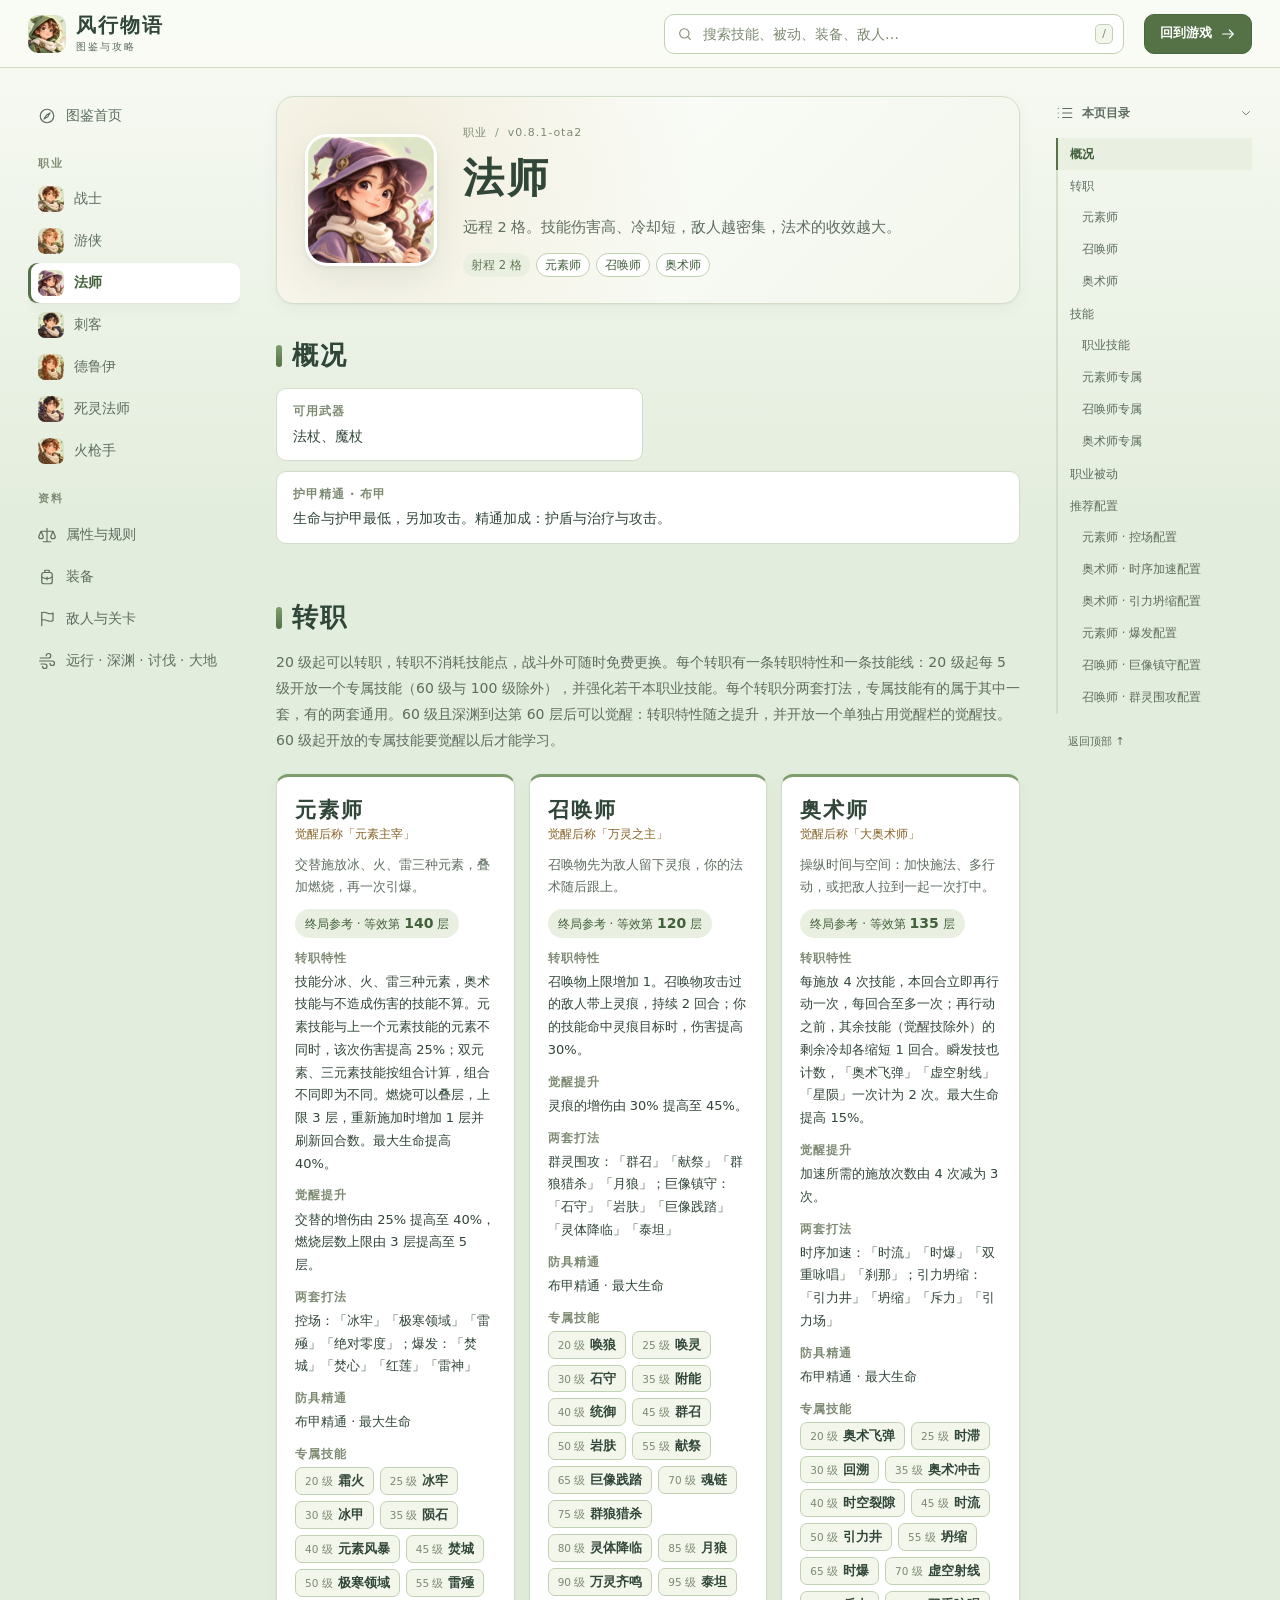
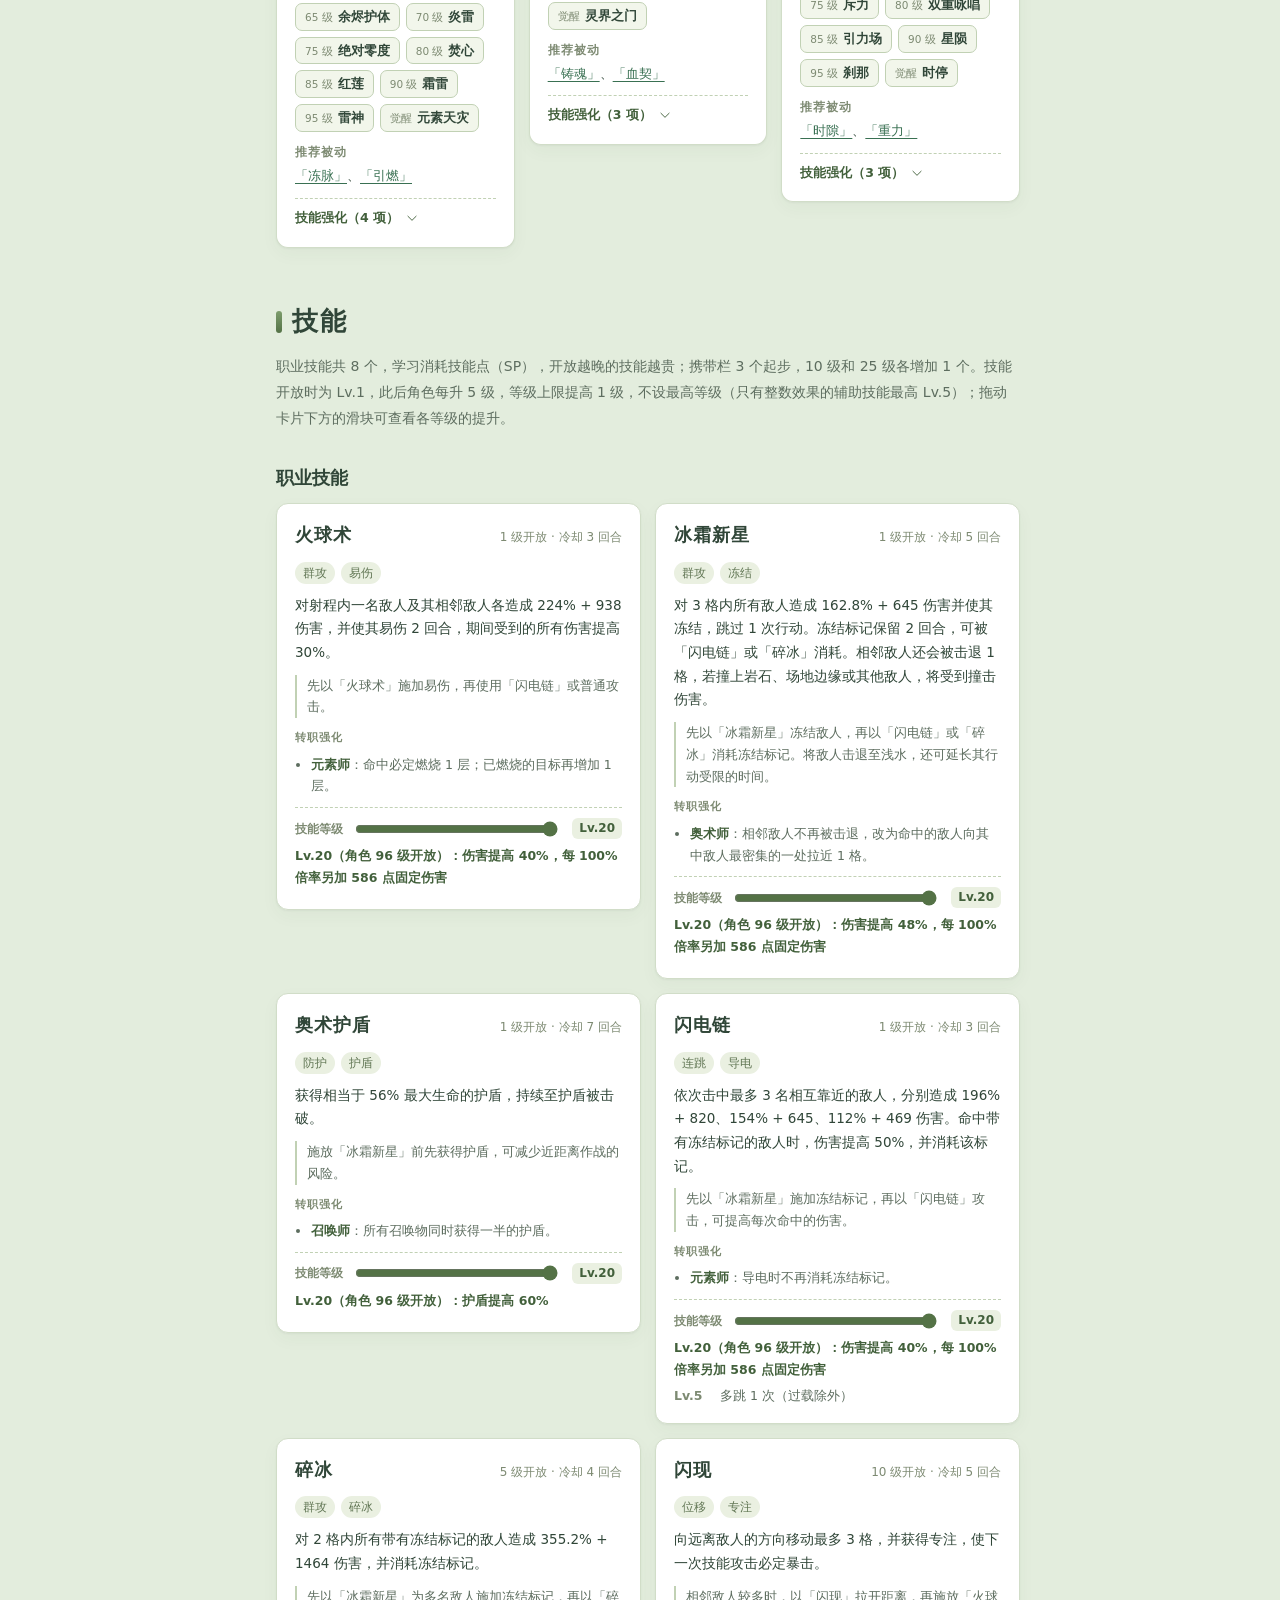
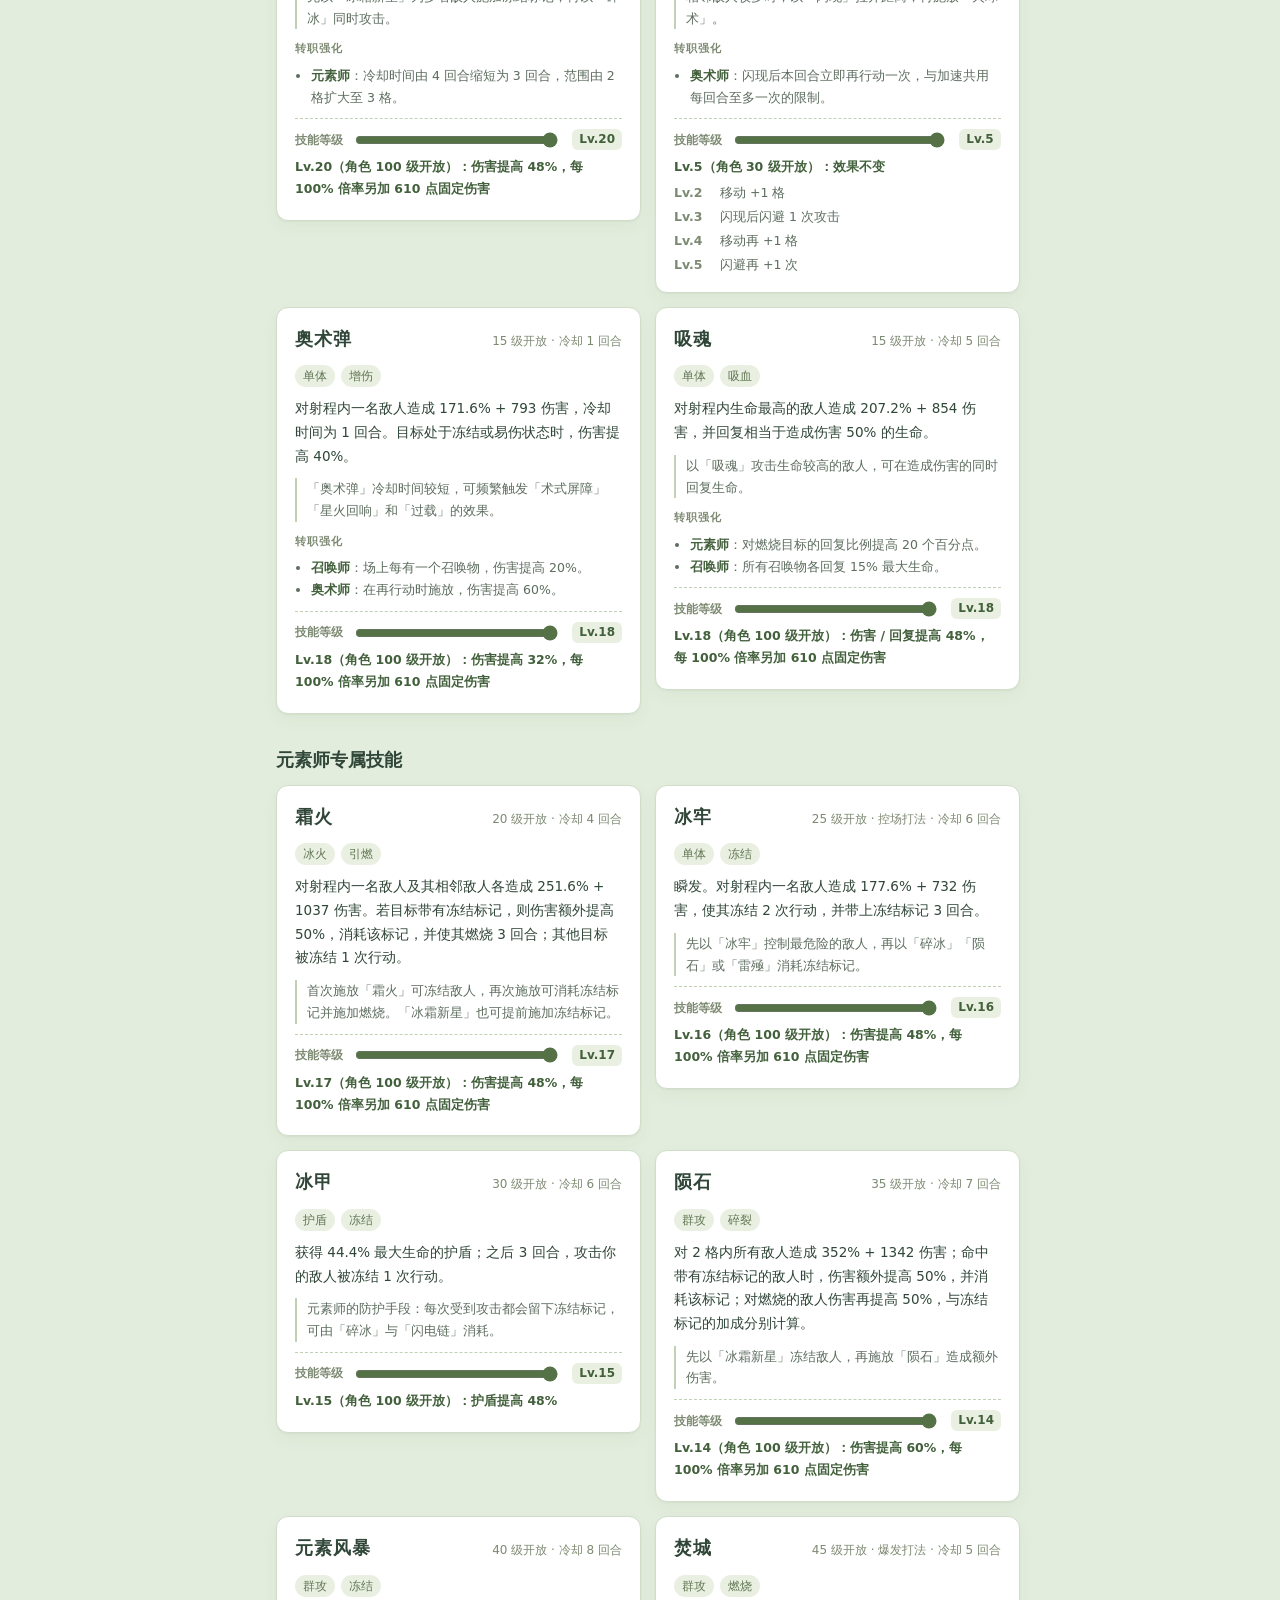
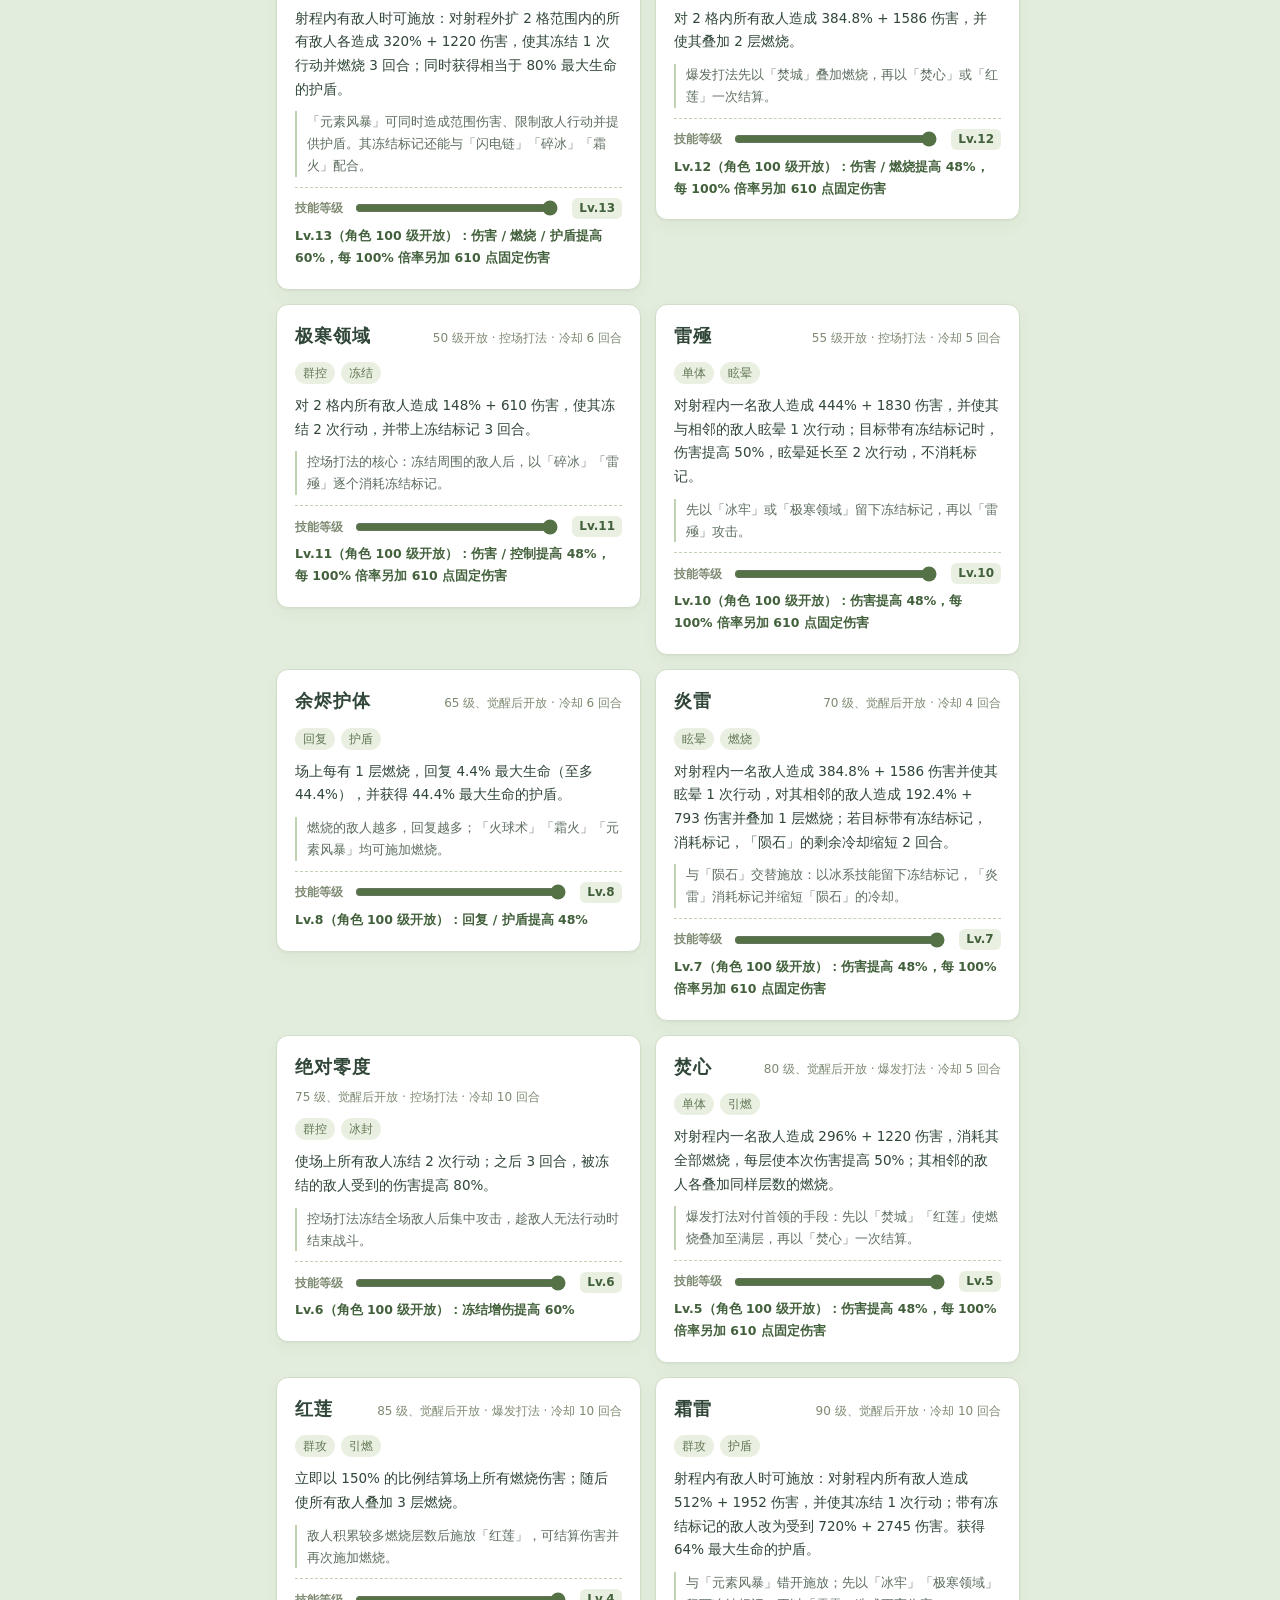
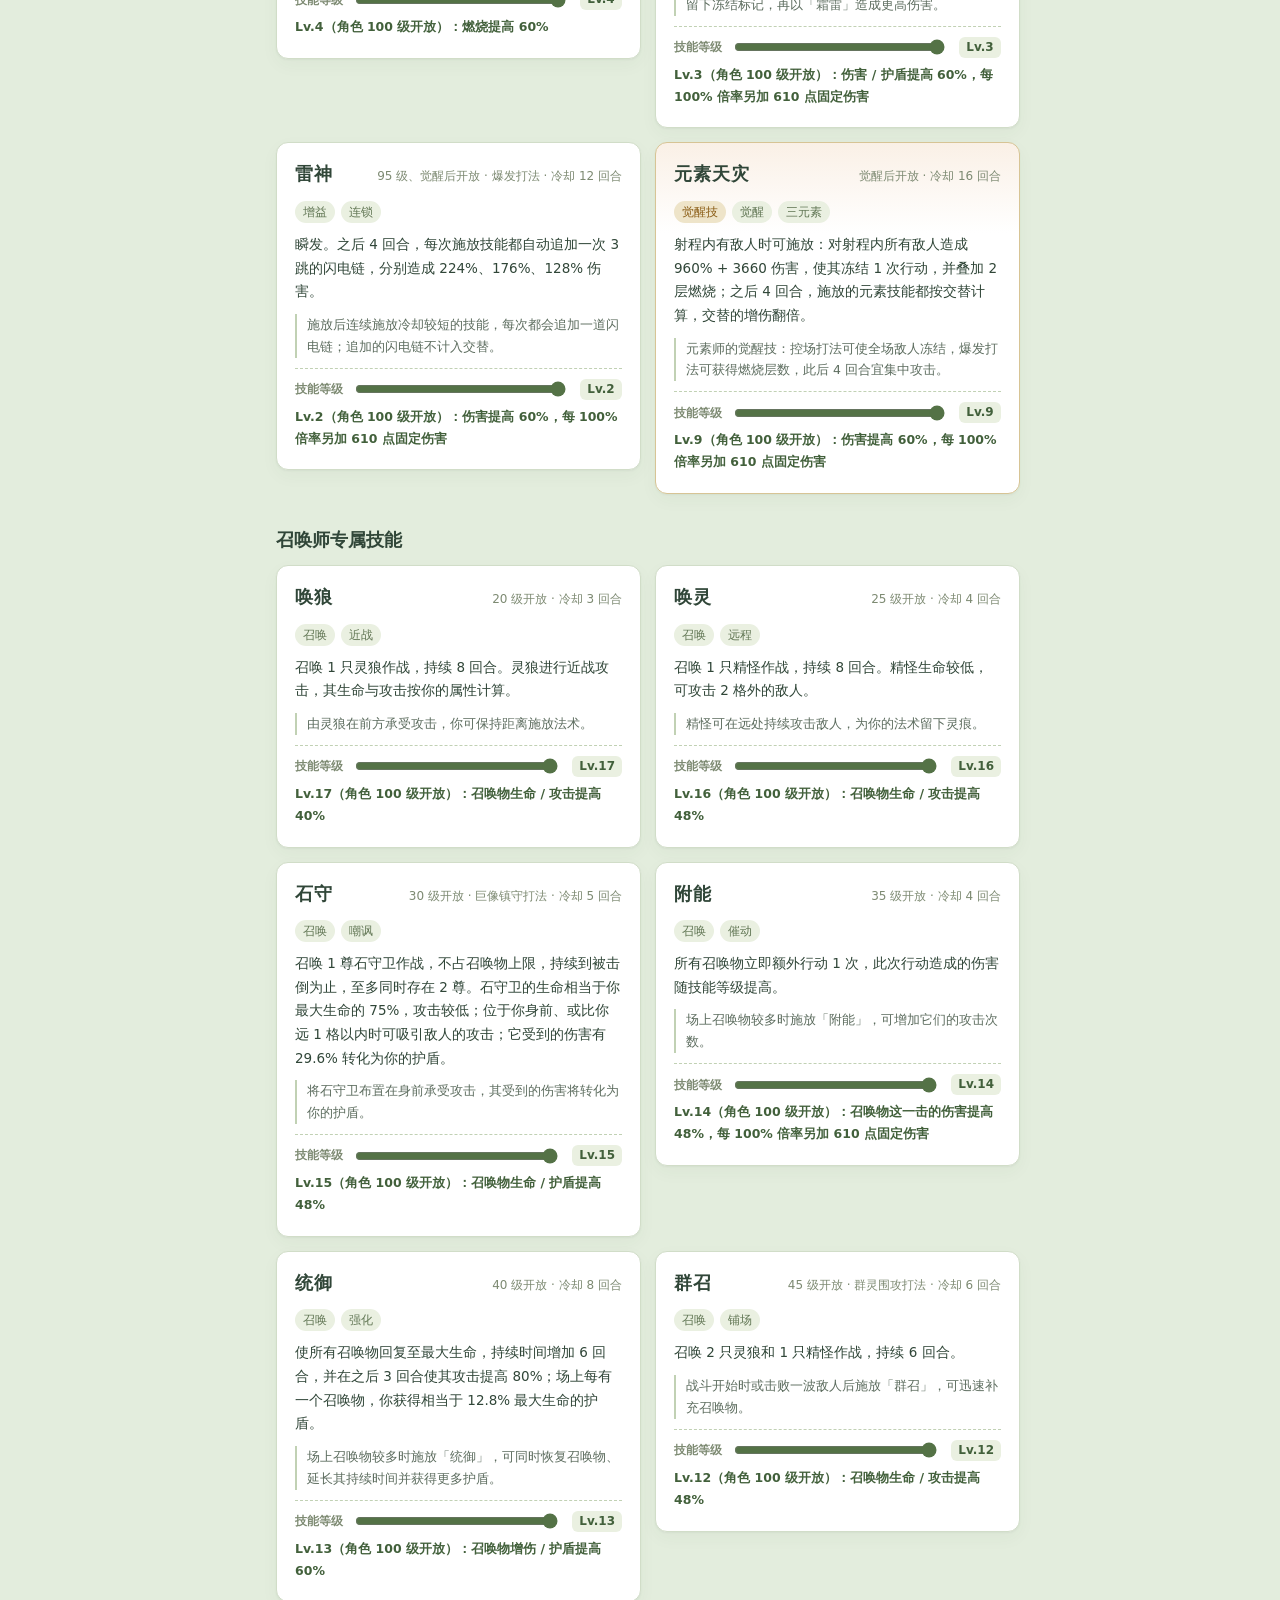
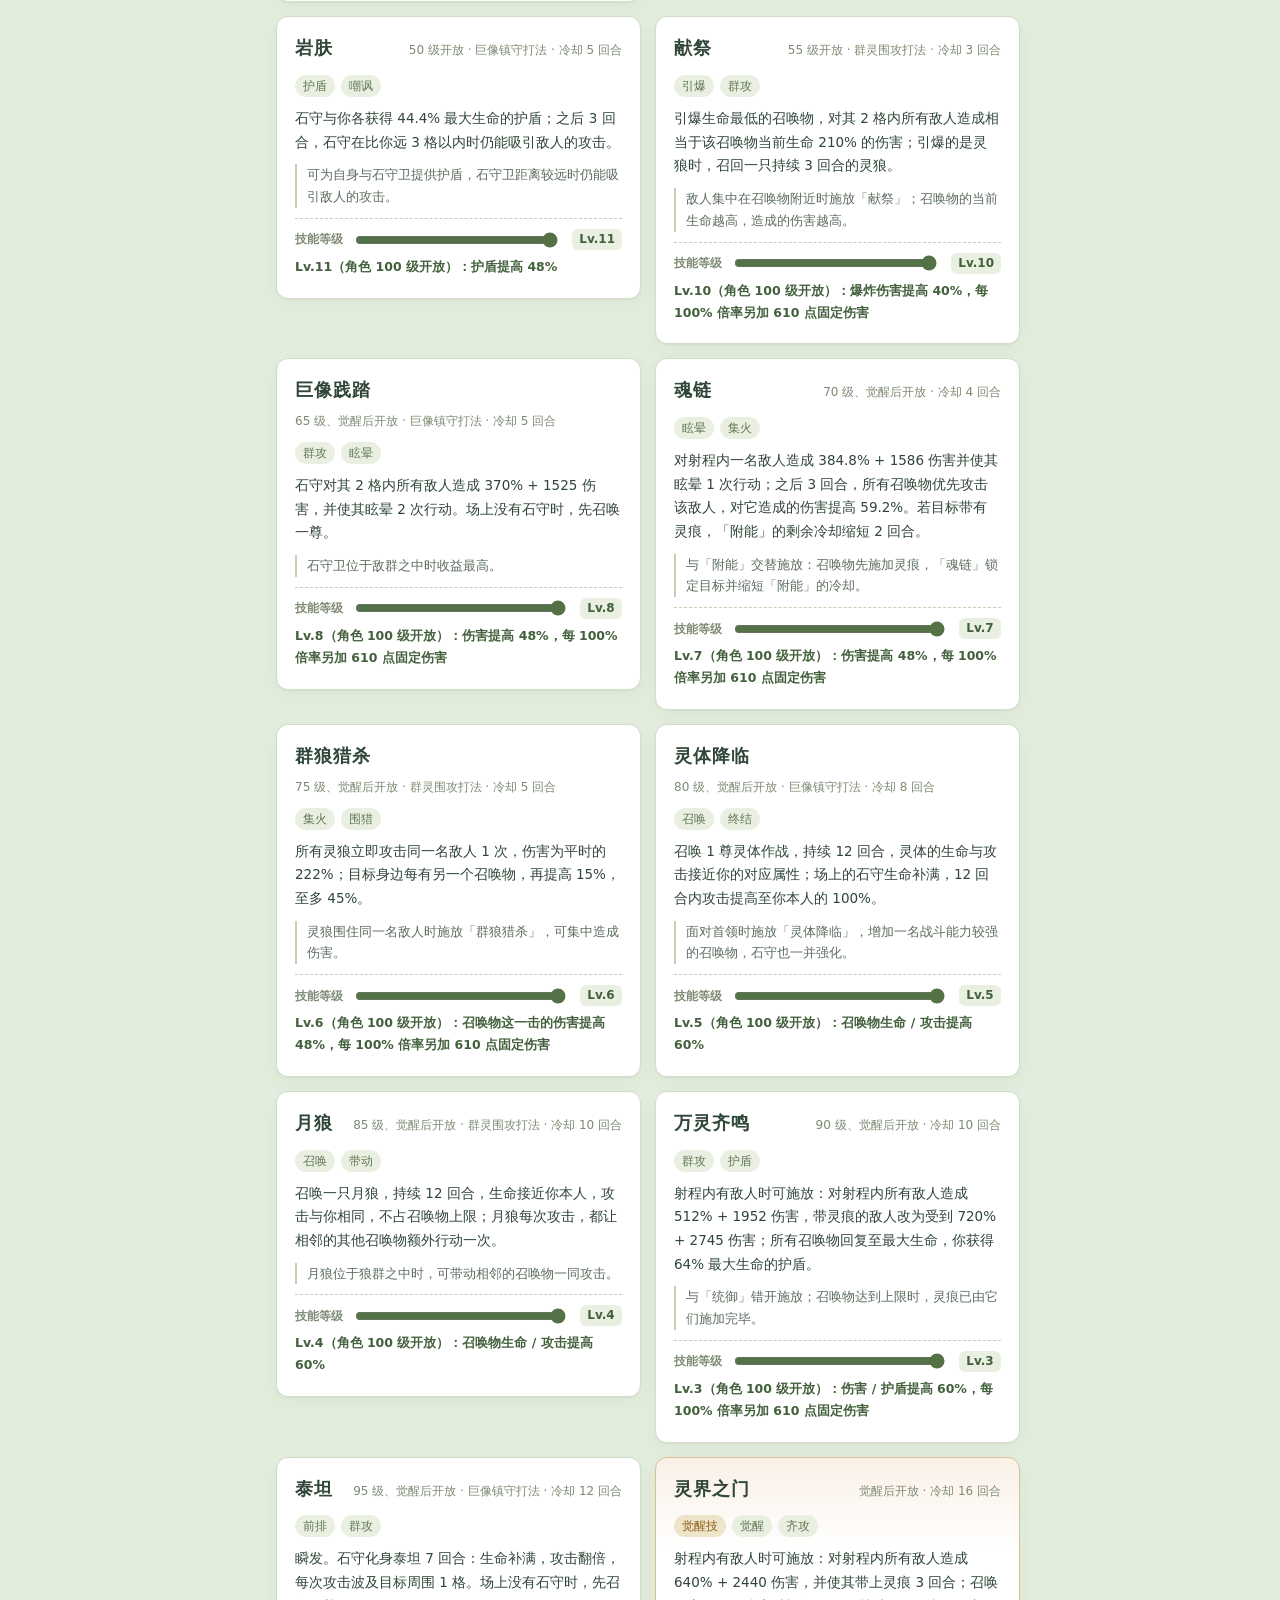
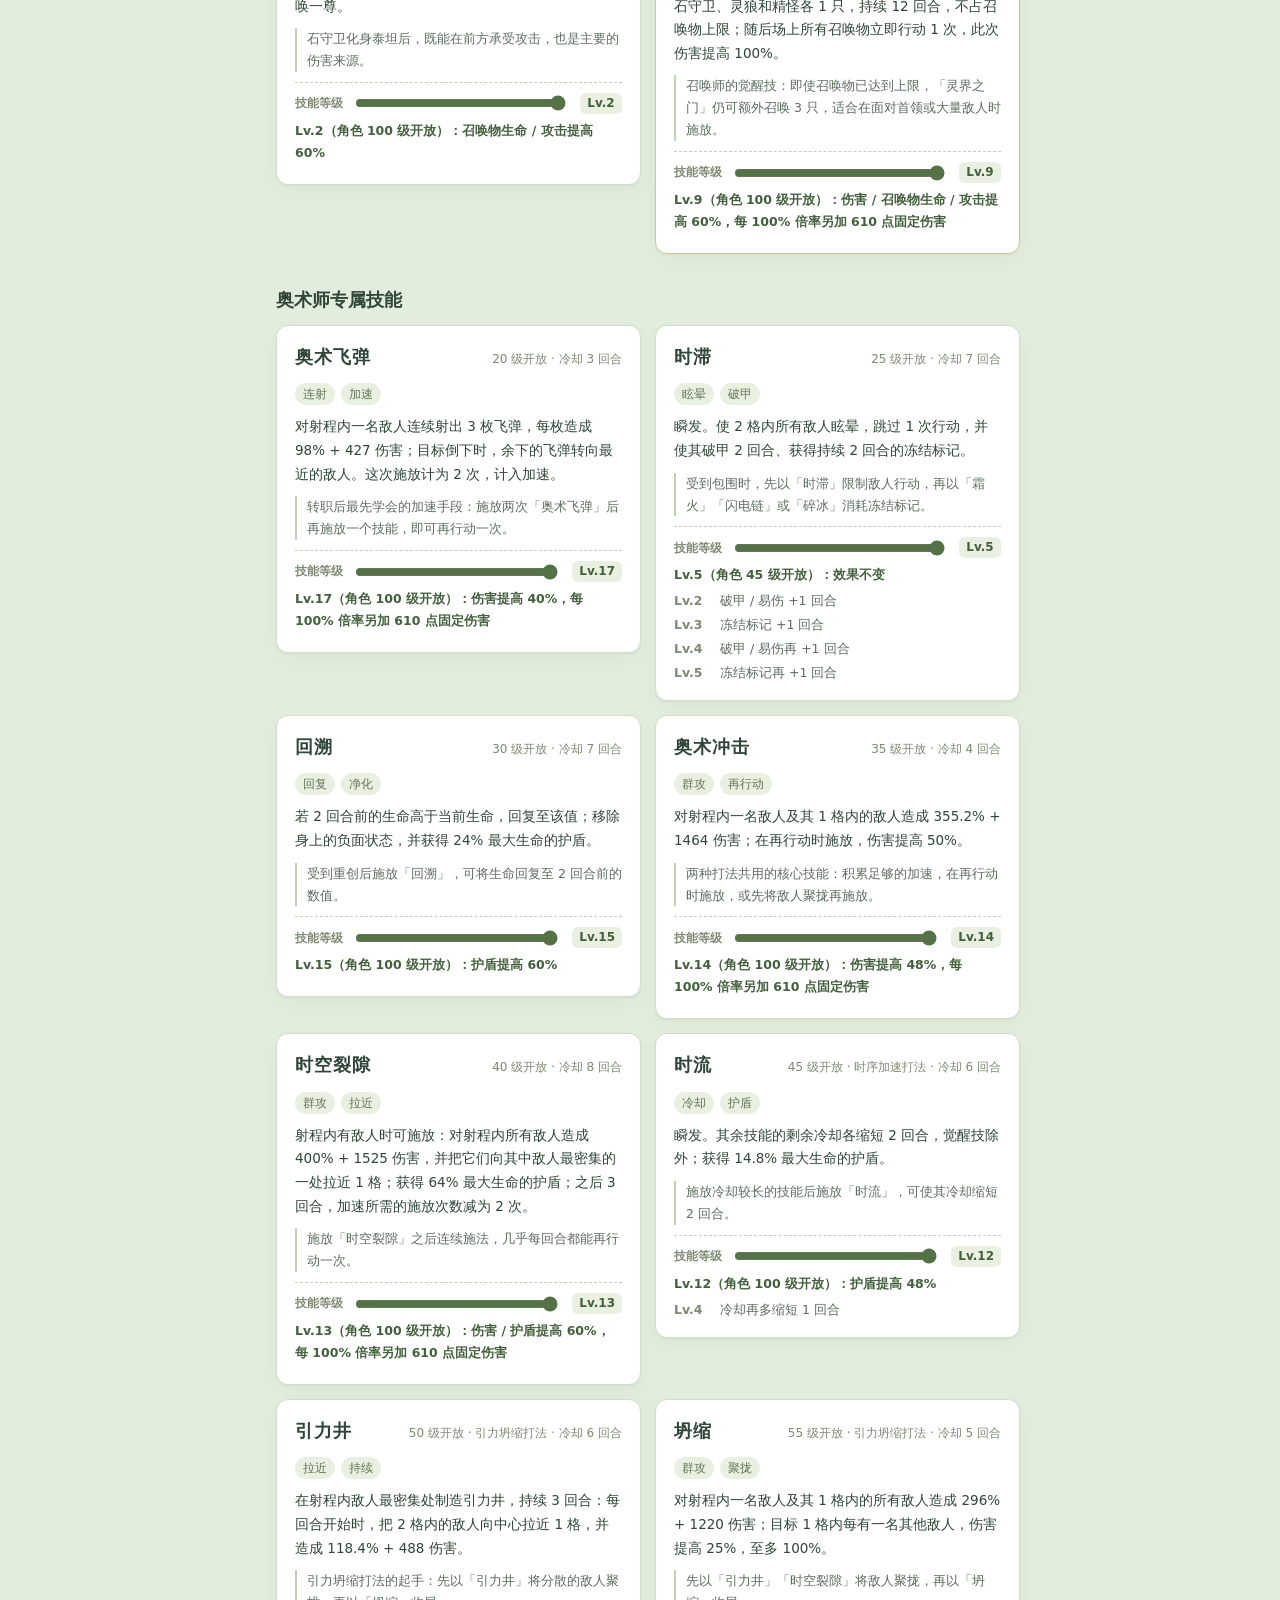
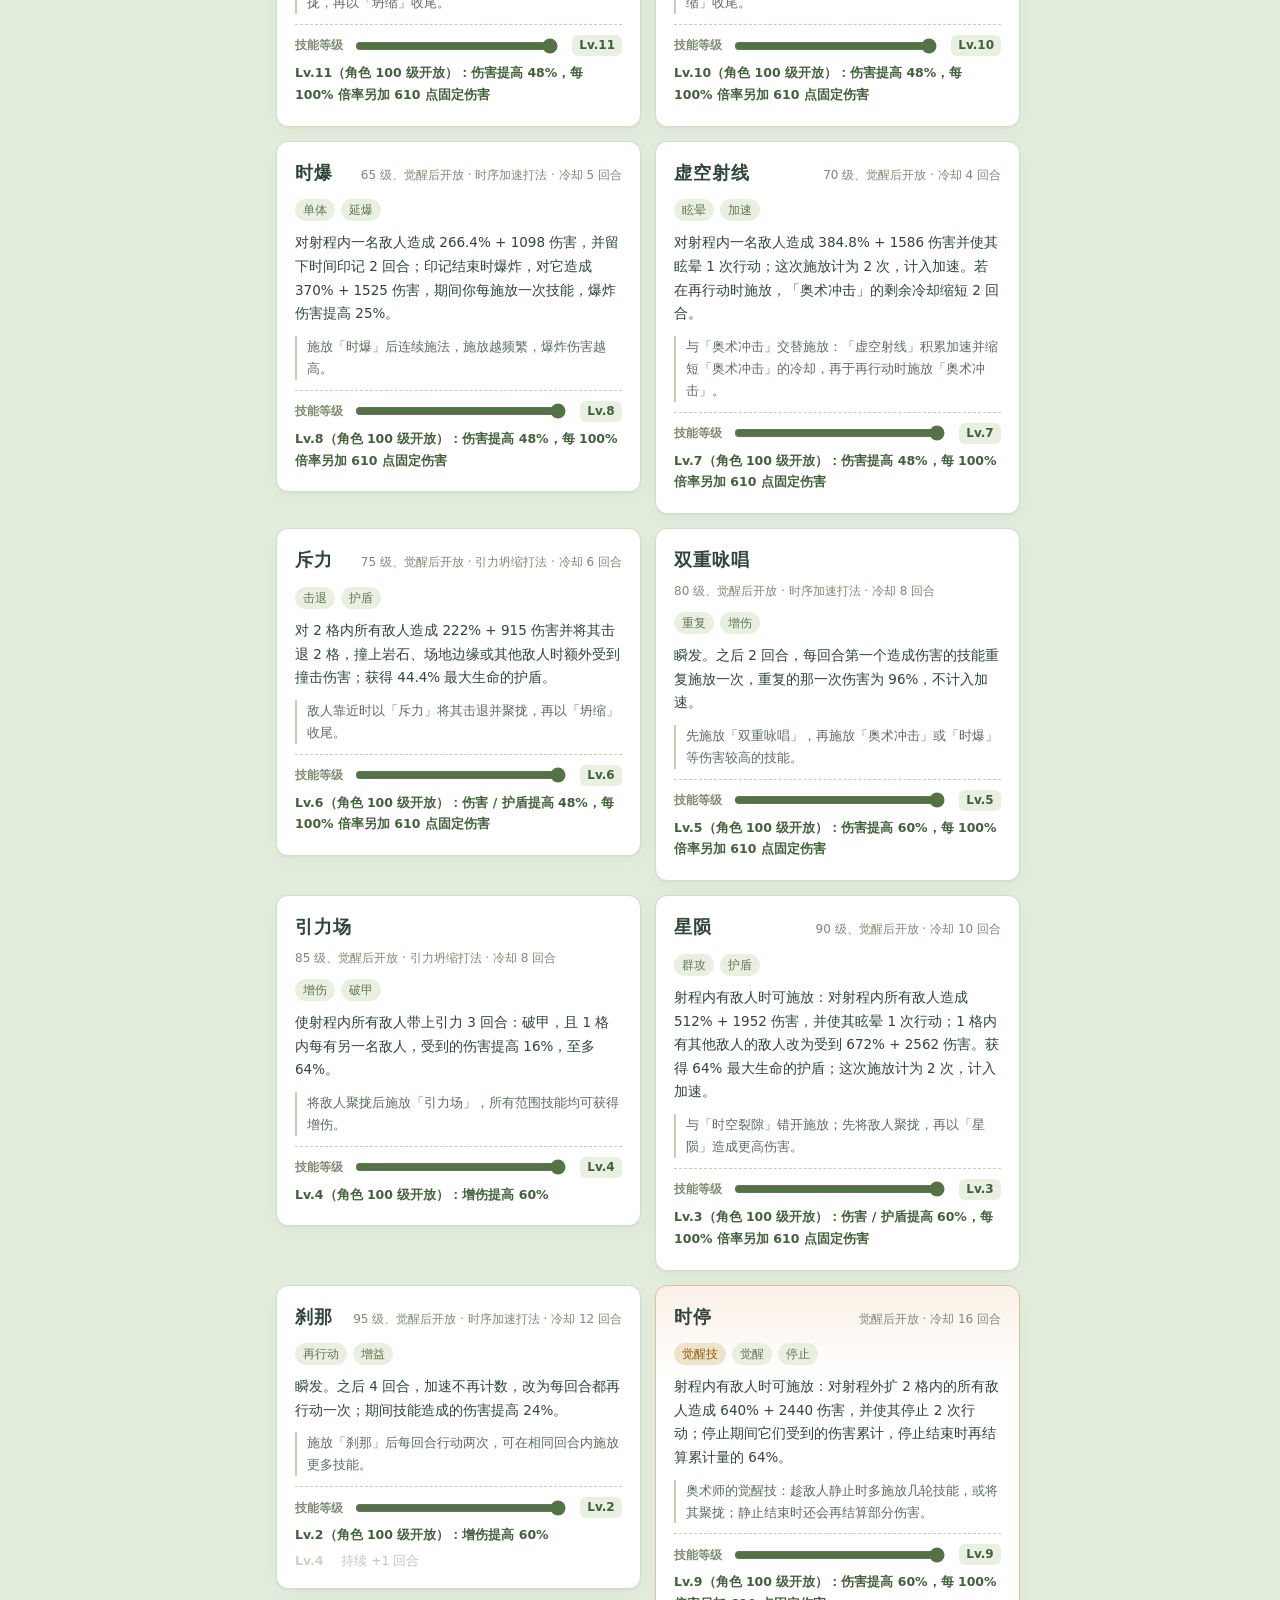
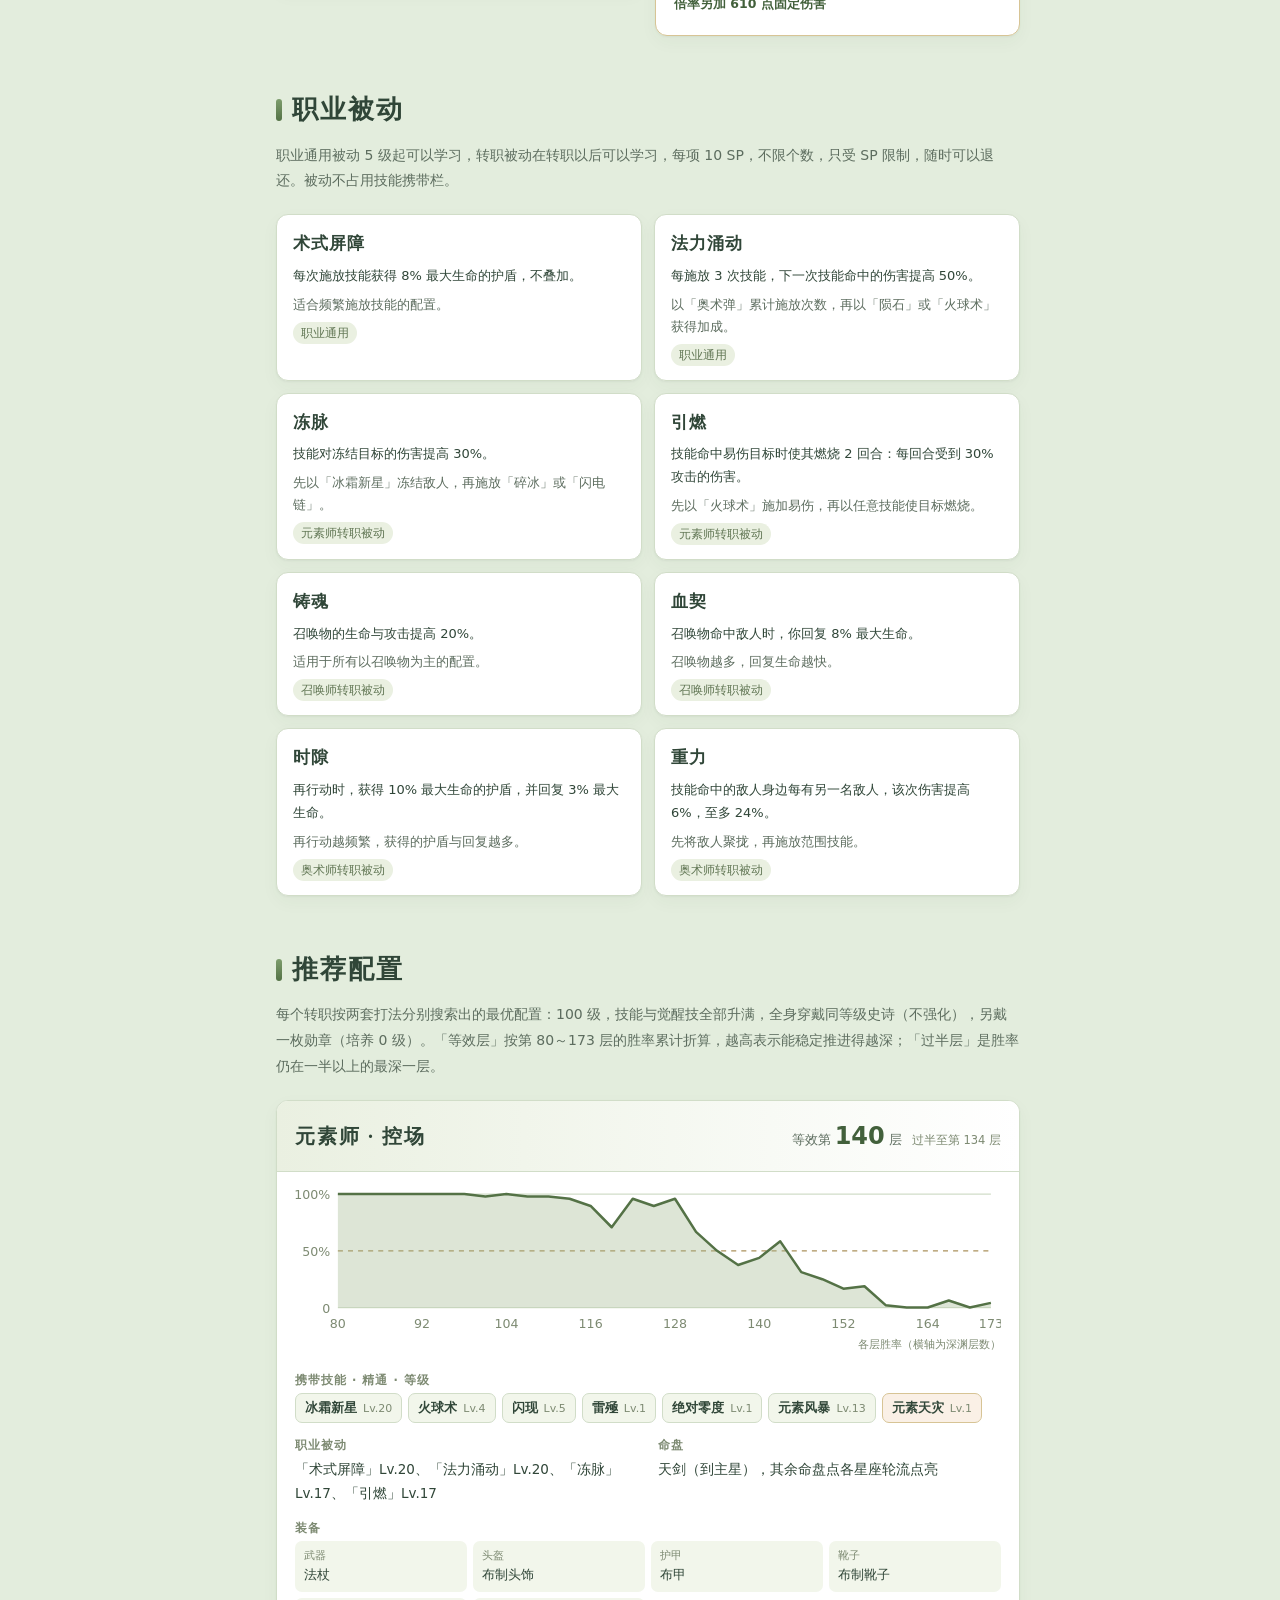
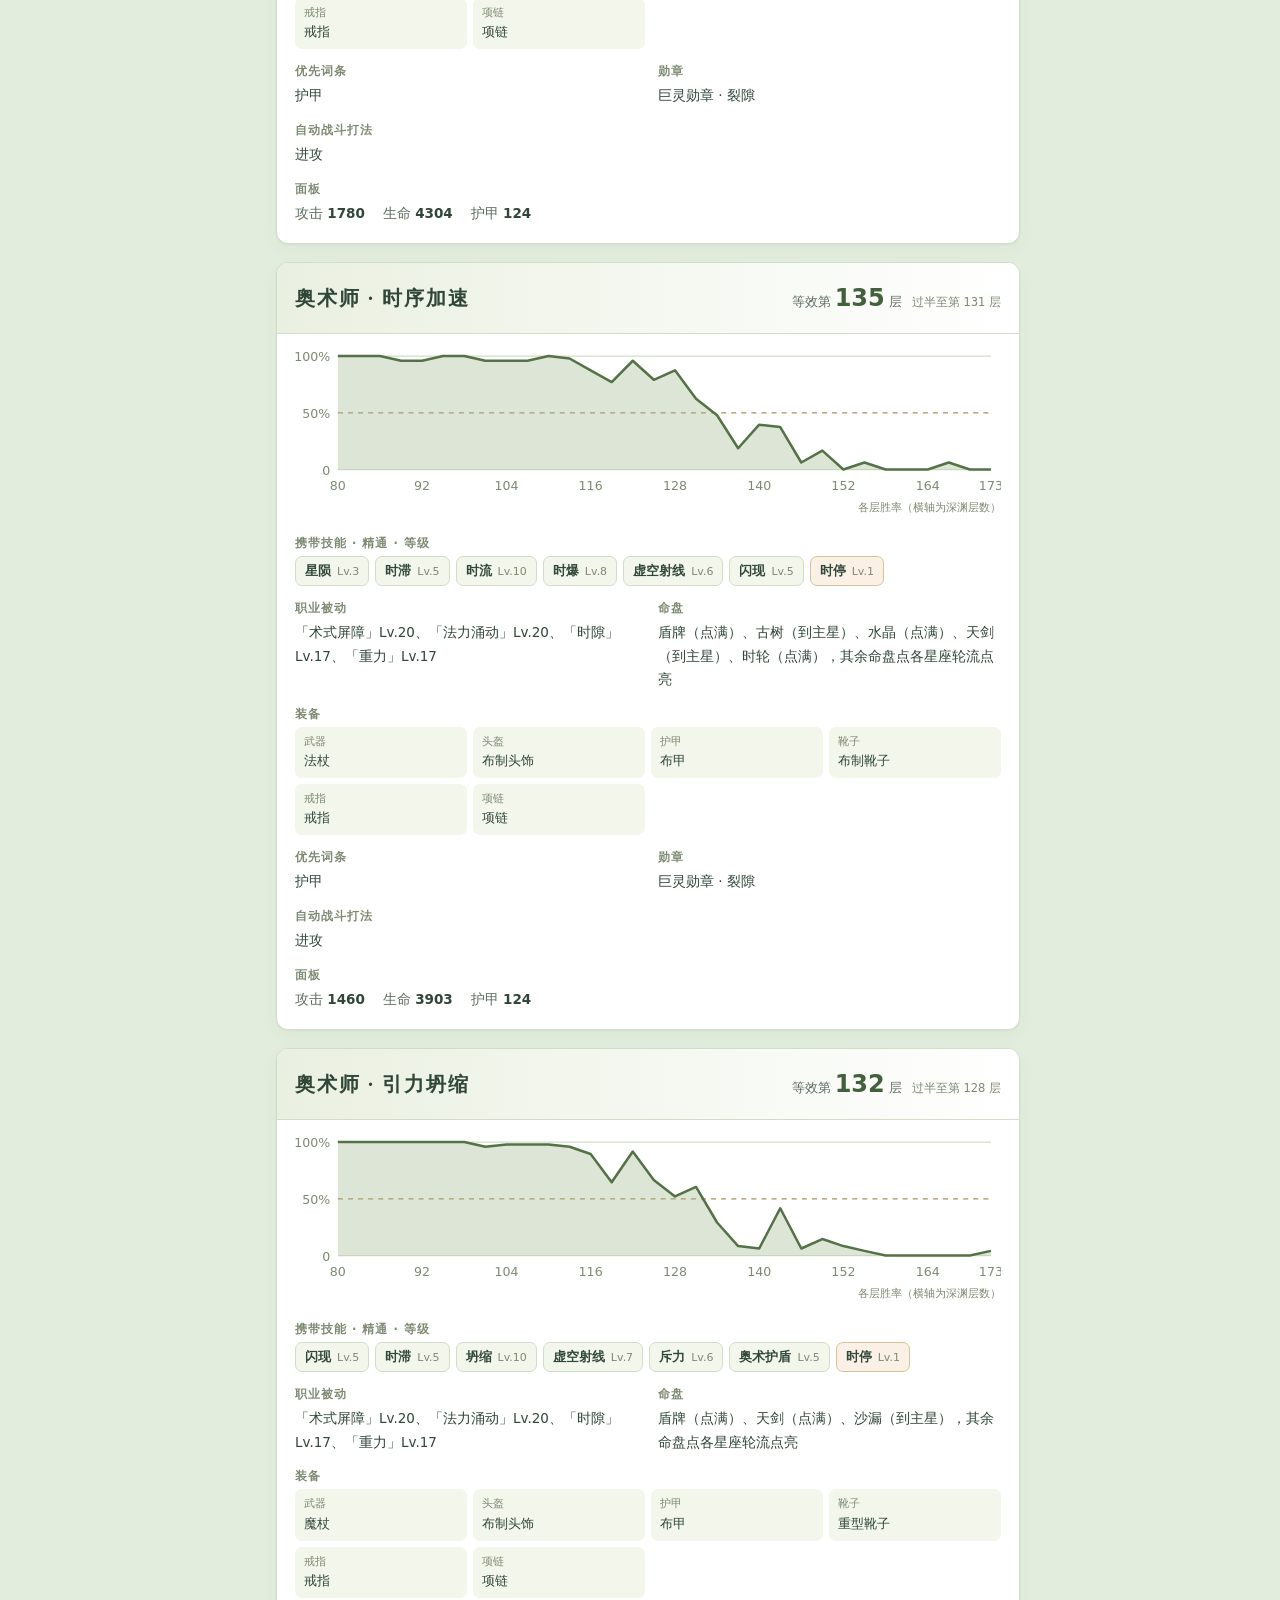
<file: guide/class-mage.html>
<!doctype html>
<html lang="zh-CN">
<head>
<meta charset="utf-8" />
<meta name="viewport" content="width=device-width, initial-scale=1" />
<meta name="theme-color" content="#f9fbf5" />
<title>法师 · 风行物语图鉴</title>
<meta name="description" content="远程 2 格。技能伤害高、冷却短，敌人越密集，法术的收效越大。" />
<link rel="icon" type="image/png" href="../icons/windward-64.png" />
<style>
:root {
  --surface-page: #e3eddd;
  --surface-hollow: #eaf0e1;
  --surface-sunken: #deead5;
  --surface-soft: #f2f6eb;
  --surface-paper: #f9fbf5;
  --surface-raised: #ffffff;
  --surface-warm: #f1eddc;
  --surface-cool: #e6e9f4;
  --line-soft: #d1ddc8;
  --line-mid: #c1d1b4;
  --line-strong: #b3c39d;
  --ink: #304638;
  --ink-muted: #5d6d5f;
  --ink-soft: #7d8a72;
  --ink-invert: #ffffff;
  --accent-deep: #42603b;
  --accent-edge: #45683f;
  --focus-ring: #718d5e;
  --hero-mark: #3c7167;
  --accent: #547246;
  --accent-mid: #63824e;
  --accent-light: #7d9d6c;
  --accent-pale: #9db68b;
  --mint: #397052;
  --sage-deep: #617654;
  --sage-mid: #879779;
  --gold: #866225;
  --gold-deep: #8a662a;
  --gold-mid: #92713c;
  --gold-light: #ab915c;
  --gold-pale: #b3975a;
  --gold-tint: #eee4c9;
  --gold-bright: #8a5c15;
  --gold-sand: #d7c495;
  --surface-cream: #faf0e6;
  --danger: #a34f3b;
  --boss-ember: #d9722f;
  --boss-blood: #c8324a;
  --clay-soft: #a1634d;
  --info: #3b6983;
  --info-soft: #507a89;
  --abyss-tint: #e3e7f5;
  --abyss-pale: #c9cee3;
  --abyss-line: #b7bdd6;
  --abyss-mid: #7f8cbf;
  --abyss: #4d5a86;
  --abyss-deep: #3f4a75;
  --shade-tint: #ebe7f1;
  --shade: #5a4d70;
  --shade-deep: #3b3150;
  --rarity-common: #52634d;
  --rarity-rare: #356982;
  --rarity-epic: #79549a;
  --rarity-legendary: #a8681c;
  --rarity-trophy: #b23a2e;
  --card-ink: #ece3cb;
  --card-muted: #a9a792;
  --card-value: #f2dfa8;
  --card-plus: #9fd6a4;
  --card-minus: #f08f78;
  --card-sheet-glow: #2c3a31;
  --card-sheet-top: #212c25;
  --card-sheet: #1a221d;
  --card-legend-title: #f4b860;
  --card-trophy-title: #f08a72;
  --socket: #26342c;
  --socket-deep: #1a241e;
  --socket-light: #36493c;
  --icon-halo: #f1e7cc;
  --icon-ink-rose: #a65a44;
  --icon-ink-frost: #4d7f8c;
  --icon-ink-gold: #9a7838;
  --icon-ink-forest: #4e7f58;
  --icon-ink-arcane: #77689a;
  --icon-ink-leather: #9c7150;
  --icon-ink-poison: #7a8048;
  --icon-fill-white: #efe5ca;
  --icon-fill-cream: #e9dcbb;
  --icon-fill-bone: #e8dcc2;
  --board-night: #080b0b;
  --board-sky: #121917;
  --board-brass: #d2b06a;
  --board-route: #f6e6b8;
  --board-str: #e4b860;
  --board-dex: #93c780;
  --board-vit: #ec8e72;
  --board-mid: #d9d2bd;
  --board-spec: #9fc6e6;
  --journey-title: #fbf1d6;
  --journey-label: #d9c79a;
  --journey-muted: #b9b8a6;
  --journey-gold: #f0d79a;
  --journey-plus: #9fd38c;
  --journey-bad: #f2a08e;
  --journey-danger-pale: #f6c9b8;
  --journey-sage-pale: #d9e6c8;
  --journey-ember: #e08a4c;
  --journey-brass-hi: #fbe3a0;
  --journey-brass-lo: #b4862f;
  --journey-on-brass: #2a1e08;
  --journey-rare: #d9a441;
  --journey-parchment-hi: #fffaea;
  --journey-parchment: #e4d6b0;
  --journey-paper-ink: #3a463e;
  --journey-boss-hi: #f6e2d6;
  --journey-boss-lo: #d8b9a6;
  --journey-danger: #a8473a;
  --journey-danger-ink: #8c3a2e;
  --journey-good: #2f5a3a;
  --journey-night-mid: #213328;
  --journey-night: #1a2920;
  --journey-glade-hi: #6b8460;
  --journey-glade: #556e4d;
  --journey-glade-deep: #2a3d2c;
  --hex-void: #060a09;
  --hex-fight: #e6b4ad;
  --hex-elite: #ff8a75;
  --hex-safe: #8fdcc2;
  --hex-arcane: #bda8f5;
  --hex-ice: #b9dcf2;
  --hex-mist-dawn: #2f7d63;
  --hex-mist-moss: #5d7f4a;
  --hex-mist-fog: #2f7f8f;
  --hex-mist-frost: #5b7fb8;
  --hex-mist-ember: #b5502b;
  --hex-mist-ruin: #6f58a8;
}
/* 图鉴站样式。配色全部取游戏定稿色板（:root 由 render.mjs 注入），正文保持纸面阅读感，颜色用于导航、分类与状态。 */
* { box-sizing: border-box; }
:root {
  --header-height: 68px; --reading-offset: 96px;
  --sans: "Segoe UI", "PingFang SC", "Microsoft YaHei", system-ui, sans-serif;
  --serif: "Songti SC", "Noto Serif SC", "SimSun", serif;
  --radius: 12px; --shadow: 0 1px 2px #304a3a0d, 0 6px 18px #304a3a0a; --shadow-lift: 0 2px 4px #304a3a12, 0 14px 32px #304a3a14;
}
html { scroll-behavior: smooth; scroll-padding-top: var(--reading-offset); }
body { margin: 0; background: var(--surface-page); background-image: linear-gradient(180deg, var(--surface-paper) 0, var(--surface-page) 520px); background-repeat: no-repeat; color: var(--ink); font-family: var(--sans); font-size: 15px; line-height: 1.75; -webkit-font-smoothing: antialiased; }
a { color: var(--mint); text-underline-offset: 3px; }
button, summary, a, input { -webkit-tap-highlight-color: transparent; touch-action: manipulation; }
a, summary { transition: background .16s, color .16s, border-color .16s, box-shadow .16s, transform .16s; }
a:focus-visible, summary:focus-visible, input:focus-visible, .table-scroll:focus-visible { outline: 2px solid var(--focus-ring); outline-offset: 3px; }
[tabindex="-1"]:focus { outline: none; }
svg, img { flex-shrink: 0; }
img { display: block; max-width: 100%; }
summary { cursor: pointer; list-style: none; }
summary::-webkit-details-marker { display: none; }
[hidden] { display: none !important; }
.visually-hidden { position: absolute; width: 1px; height: 1px; overflow: hidden; clip: rect(0 0 0 0); white-space: nowrap; }
.skip-link { position: fixed; z-index: 40; left: 16px; top: -80px; padding: 10px 16px; border-radius: 8px; background: var(--accent); color: var(--ink-invert); }
.skip-link:focus { top: 10px; }

/* ---------- 顶栏与搜索 ---------- */
.site-header { position: sticky; top: 0; z-index: 30; height: var(--header-height); border-bottom: 1px solid var(--line-soft); background: color-mix(in srgb, var(--surface-paper) 92%, transparent); backdrop-filter: blur(10px); }
.header-inner { display: flex; align-items: center; gap: 20px; max-width: 1480px; height: 100%; margin: auto; padding: 0 28px; }
.brand { display: inline-flex; align-items: center; gap: 10px; color: var(--ink); text-decoration: none; }
.brand img { border-radius: 10px; }
.brand strong { display: block; font-family: var(--serif); font-size: 20px; font-weight: 600; line-height: 1.3; letter-spacing: 2px; }
.brand small { display: block; color: var(--ink-muted); font-size: 10px; letter-spacing: 2px; }
.site-search { position: relative; flex: 1; max-width: 460px; margin-left: auto; }
.search-box { display: flex; align-items: center; gap: 8px; height: 40px; padding: 0 10px 0 12px; border: 1px solid var(--line-mid); border-radius: 10px; background: var(--surface-raised); color: var(--ink-soft); }
.search-box:focus-within { border-color: var(--accent); box-shadow: 0 0 0 3px color-mix(in srgb, var(--accent) 16%, transparent); }
.search-box input { flex: 1; min-width: 0; height: 100%; border: 0; outline: 0; background: transparent; color: var(--ink); font: inherit; font-size: 14px; }
.search-box input::placeholder { color: var(--ink-soft); }
.search-box input::-webkit-search-cancel-button { display: none; }
kbd { padding: 0 6px; border: 1px solid var(--line-mid); border-radius: 5px; background: var(--surface-soft); color: var(--ink-soft); font: 11px/18px var(--sans); }
.search-results { position: absolute; top: calc(100% + 8px); left: 0; right: 0; max-height: min(70dvh, 480px); padding: 6px; overflow-y: auto; border: 1px solid var(--line-mid); border-radius: 12px; background: var(--surface-raised); box-shadow: var(--shadow-lift); }
.search-results a { display: grid; grid-template-columns: minmax(0, 1fr) auto; align-items: center; gap: 2px 10px; padding: 8px 10px; border-radius: 8px; color: var(--ink); text-decoration: none; }
.search-results a strong { font-size: 14px; }
.search-results a mark { background: var(--gold-tint); color: inherit; border-radius: 2px; }
.search-results a small { grid-column: 1; color: var(--ink-muted); font-size: 12px; }
.search-results a .kind { grid-column: 2; grid-row: 1 / 3; padding: 1px 7px; border-radius: 5px; background: var(--surface-hollow); color: var(--accent-deep); font-size: 11px; }
.search-results a[aria-selected="true"], .search-results a:hover { background: var(--surface-soft); }
.search-empty { margin: 0; padding: 14px 10px; color: var(--ink-muted); font-size: 13px; }
.play-link { display: inline-flex; align-items: center; gap: 8px; min-height: 40px; padding: 7px 15px; border: 1px solid var(--accent-edge); border-radius: 10px; background: var(--accent); color: var(--ink-invert); font-size: 13px; font-weight: 600; text-decoration: none; white-space: nowrap; }
.play-link:hover { background: var(--accent-deep); }

/* ---------- 版面 ---------- */
.docs-layout { display: grid; grid-template-columns: 212px minmax(0, 1fr) 196px; grid-template-areas: "navigation content outline"; align-items: start; gap: 36px; max-width: 1480px; margin: 0 auto; padding: 28px 28px 0; }
.docs-layout.no-toc { grid-template-columns: 212px minmax(0, 1fr); grid-template-areas: "navigation content"; }
.site-sidebar { grid-area: navigation; }
.toc-sidebar { grid-area: outline; }
.site-sidebar, .toc-sidebar { position: sticky; top: calc(var(--header-height) + 24px); min-width: 0; }
.site-nav > summary { display: none; }
.nav-panel { max-height: calc(100dvh - 120px); overflow-y: auto; overscroll-behavior: contain; scrollbar-width: thin; }
.sidebar-label { margin: 18px 10px 6px; color: var(--ink-soft); font-size: 11px; font-weight: 600; letter-spacing: 2px; }
.nav-group { display: grid; gap: 2px; }
.site-nav nav a { display: flex; align-items: center; gap: 10px; min-height: 40px; padding: 6px 10px; border-radius: 9px; color: var(--ink-muted); font-size: 13.5px; text-decoration: none; }
.site-nav nav a img { width: 26px; height: 26px; border-radius: 7px; background: var(--surface-soft); }
.site-nav nav a:hover { color: var(--ink); background: var(--surface-soft); }
.site-nav nav a[aria-current="page"] { color: var(--accent-deep); background: var(--surface-raised); box-shadow: inset 3px 0 var(--accent), var(--shadow); font-weight: 600; }

.page-toc > summary { display: flex; align-items: center; gap: 8px; min-height: 34px; margin-bottom: 8px; color: var(--ink-muted); font-size: 12px; font-weight: 600; }
.page-toc > summary > svg:last-child { width: 12px; margin-left: auto; transform: rotate(90deg); }
.page-toc:not([open]) > summary > svg:last-child { transform: rotate(0); }
.toc-current { display: none; }
.toc-panel { max-height: calc(100dvh - 170px); overflow-y: auto; overscroll-behavior: contain; scrollbar-width: thin; }
.page-toc ol { margin: 0; padding: 0; list-style: none; }
.page-toc nav a { display: flex; align-items: center; min-height: 32px; padding: 5px 9px 5px 12px; border-left: 2px solid var(--line-soft); color: var(--ink-muted); font-size: 12px; line-height: 1.5; text-decoration: none; }
.page-toc nav a > span { min-width: 0; overflow: hidden; white-space: nowrap; text-overflow: ellipsis; }
.page-toc .toc-level-3 a { padding-left: 24px; font-size: 11.5px; }
.page-toc nav a:hover { color: var(--ink); background: var(--surface-soft); }
.page-toc nav a[aria-current="location"] { color: var(--accent-deep); border-color: var(--accent); background: var(--surface-hollow); font-weight: 600; }
.toc-top { display: inline-flex; align-items: center; min-height: 40px; margin: 8px 0 0 12px; color: var(--ink-muted); font-size: 11px; text-decoration: none; }

/* ---------- 正文 ---------- */
.guide-main { grid-area: content; min-width: 0; padding-bottom: 48px; }
.guide-heading { padding: 6px 0 26px; margin-bottom: 30px; border-bottom: 1px solid var(--line-mid); }
.eyebrow { display: flex; align-items: center; gap: 8px; margin: 0 0 10px; color: var(--ink-soft); font-size: 11px; letter-spacing: 1px; }
.eyebrow span { color: var(--sage-mid); }
.guide-heading h1, .class-hero h1, .home-hero h1 { margin: 0; font-family: var(--serif); font-size: clamp(30px, 3.2vw, 42px); font-weight: 600; letter-spacing: 3px; line-height: 1.3; }
.page-description { max-width: 720px; margin: 10px 0 14px; color: var(--ink-muted); font-size: 14.5px; }
.page-meta { display: flex; align-items: center; flex-wrap: wrap; gap: 8px 12px; color: var(--ink-soft); font-size: 11px; }
.version-badge { padding: 1px 7px; border: 1px solid var(--line-soft); border-radius: 5px; background: var(--surface-raised); font-variant-numeric: tabular-nums; }
.guide-article { overflow-wrap: anywhere; }
.guide-article h2 { display: flex; align-items: center; gap: 10px; margin: 56px 0 14px; font-family: var(--serif); font-size: 26px; font-weight: 600; line-height: 1.4; letter-spacing: 2px; }
.guide-article h2::before { content: ""; width: 6px; height: 22px; border-radius: 3px; background: linear-gradient(var(--accent-light), var(--accent)); }
.guide-article > h2:first-child { margin-top: 0; }
.guide-article h3 { margin: 32px 0 12px; font-size: 18px; line-height: 1.5; }
.guide-article h4 { margin: 0; font-size: 16px; }
.lead { max-width: 820px; margin: 0 0 20px; color: var(--ink-muted); font-size: 14px; line-height: 1.85; }
.note { margin: 18px 0 24px; padding: 13px 16px; border: 1px solid var(--line-soft); border-left: 3px solid var(--accent-pale); border-radius: 0 10px 10px 0; background: var(--surface-soft); color: var(--ink-muted); font-size: 13px; line-height: 1.8; }
.note p { margin: 6px 0; }
.note p:first-child { margin-top: 0; }
.note p:last-child { margin-bottom: 0; }
.muted { color: var(--ink-muted); }
.tags { display: flex; flex-wrap: wrap; gap: 6px; margin: 0; }
.tag { display: inline-flex; align-items: center; padding: 1px 8px; border-radius: 999px; background: var(--surface-hollow); color: var(--sage-deep); font-family: var(--sans); font-size: 11.5px; font-weight: 500; line-height: 1.75; white-space: nowrap; }
.tag-danger { background: color-mix(in srgb, var(--danger) 12%, var(--surface-raised)); color: var(--danger); }
.tag-gold { background: var(--gold-tint); color: var(--gold-bright); }
.tag-link { text-decoration: none; background: var(--surface-raised); border: 1px solid var(--line-mid); color: var(--accent-deep); }
.tag-link:hover { border-color: var(--accent); }
code { padding: 2px 6px; border-radius: 5px; background: var(--surface-hollow); font-size: .92em; white-space: normal; }
.block-label { margin: 0 0 6px; color: var(--ink-soft); font-size: 11px; font-weight: 600; letter-spacing: 1px; }

/* ---------- 首页 ---------- */
.home-hero { display: grid; grid-template-columns: minmax(0, 1fr) auto; align-items: center; gap: 28px; margin-bottom: 36px; padding: 30px 32px; border: 1px solid var(--line-soft); border-radius: 18px; background: radial-gradient(circle at 85% 20%, var(--surface-warm), transparent 55%), linear-gradient(135deg, var(--surface-raised), var(--surface-soft)); box-shadow: var(--shadow); }
.home-hint { display: flex; align-items: center; gap: 8px; margin: 0; color: var(--ink-muted); font-size: 13px; }
.home-portraits { display: grid; grid-template-columns: repeat(4, 64px); gap: 8px; }
.home-portraits img { width: 64px; height: 64px; border-radius: 14px; border: 2px solid var(--surface-raised); box-shadow: var(--shadow); background: var(--surface-soft); }
.home-portraits img:nth-child(n+5) { transform: translateX(36px); }
.class-grid { display: grid; grid-template-columns: repeat(auto-fill, minmax(min(100%, 300px), 1fr)); gap: 14px; }
.class-card { display: flex; gap: 14px; padding: 16px; border: 1px solid var(--line-soft); border-radius: var(--radius); background: var(--surface-raised); color: var(--ink); text-decoration: none; box-shadow: var(--shadow); }
.class-card:hover { border-color: var(--accent-pale); box-shadow: var(--shadow-lift); transform: translateY(-2px); }
.class-card img { width: 72px; height: 72px; border-radius: 14px; background: var(--surface-soft); }
.class-card-body { display: flex; flex-direction: column; gap: 6px; min-width: 0; }
.class-card-body strong { font-family: var(--serif); font-size: 19px; letter-spacing: 2px; }
.class-card-body .tags { gap: 4px; }
.class-card-intro { color: var(--ink-muted); font-size: 12.5px; line-height: 1.7; }
.spec-names { display: flex; flex-wrap: wrap; gap: 4px; }
.spec-names span { padding: 0 7px; border: 1px solid var(--line-mid); border-radius: 6px; color: var(--accent-deep); font-size: 11.5px; }
.ref-grid { display: grid; grid-template-columns: repeat(auto-fill, minmax(min(100%, 230px), 1fr)); gap: 12px; }
.ref-card { display: grid; grid-template-columns: minmax(0, 1fr) auto; gap: 4px 10px; padding: 16px; border: 1px solid var(--line-soft); border-radius: var(--radius); background: var(--surface-raised); color: var(--ink); text-decoration: none; box-shadow: var(--shadow); }
.ref-card strong { font-size: 15px; }
.ref-card span { grid-column: 1; color: var(--ink-muted); font-size: 12.5px; line-height: 1.65; }
.ref-card svg { grid-column: 2; grid-row: 1 / 3; align-self: center; color: var(--accent); }
.ref-card:hover { border-color: var(--accent-pale); box-shadow: var(--shadow-lift); }

.strength-chart { display: grid; gap: 4px; padding: 14px 18px; border: 1px solid var(--line-soft); border-radius: var(--radius); background: var(--surface-raised); box-shadow: var(--shadow); }
.strength-group { display: grid; grid-template-columns: 116px minmax(0, 1fr); align-items: center; gap: 12px; padding: 8px 0; border-bottom: 1px solid var(--line-soft); }
.strength-group:last-child { border-bottom: 0; }
.strength-class { display: flex; align-items: center; gap: 8px; color: var(--ink); font-weight: 600; font-size: 13.5px; text-decoration: none; }
.strength-class img { width: 28px; height: 28px; border-radius: 7px; }
.strength-bars { display: grid; gap: 4px; margin: 0; padding: 0; list-style: none; }
.strength-bars li { display: grid; grid-template-columns: 58px minmax(0, 1fr) 34px; align-items: center; gap: 10px; font-size: 12px; }
.strength-label { color: var(--ink-muted); white-space: nowrap; }
.strength-track { height: 10px; border-radius: 5px; background: var(--surface-hollow); overflow: hidden; }
.strength-fill { display: block; height: 100%; border-radius: 5px; background: linear-gradient(90deg, var(--accent-pale), var(--accent)); }
.strength-bars li:first-child .strength-fill { background: linear-gradient(90deg, var(--accent-light), var(--accent-deep)); }
.strength-value { font-variant-numeric: tabular-nums; font-weight: 600; text-align: right; }
.axis-note { margin: 8px 2px 0; color: var(--ink-soft); font-size: 11.5px; }

/* ---------- 职业页 ---------- */
.class-hero { display: flex; align-items: center; gap: 26px; margin-bottom: 34px; padding: 26px 28px; border: 1px solid var(--line-soft); border-radius: 18px; background: radial-gradient(circle at 12% 30%, var(--surface-warm), transparent 50%), linear-gradient(135deg, var(--surface-raised), var(--surface-soft)); box-shadow: var(--shadow); }
.class-hero-portrait { width: 132px; height: 132px; border-radius: 22px; border: 3px solid var(--surface-raised); box-shadow: var(--shadow-lift); background: var(--surface-soft); }
.class-hero .page-description { margin-bottom: 12px; }
.fact-grid { display: grid; grid-template-columns: repeat(2, minmax(0, 1fr)); gap: 10px; margin: 0; }
.fact-grid > div { padding: 12px 16px; border: 1px solid var(--line-soft); border-radius: 10px; background: var(--surface-raised); }
.fact-grid .wide { grid-column: 1 / -1; }
.fact-grid dt, .spec-facts dt, .build-specs dt { margin-bottom: 3px; color: var(--ink-soft); font-size: 11.5px; font-weight: 600; letter-spacing: 1px; }
.fact-grid dd, .spec-facts dd, .build-specs dd { margin: 0; font-size: 13.5px; line-height: 1.75; }

.spec-grid { display: grid; grid-template-columns: repeat(3, minmax(0, 1fr)); gap: 14px; align-items: start; }
.spec-card { display: flex; flex-direction: column; gap: 10px; padding: 18px; border: 1px solid var(--line-soft); border-top: 3px solid var(--accent-light); border-radius: var(--radius); background: var(--surface-raised); box-shadow: var(--shadow); }
.guide-article .spec-card h3 { display: flex; flex-direction: column; margin: 0; font-family: var(--serif); font-size: 21px; letter-spacing: 2px; }
.spec-card h3 small { font-family: var(--sans); color: var(--gold); font-size: 11.5px; font-weight: 500; letter-spacing: 0; }
.spec-pitch { margin: 0; color: var(--ink-muted); font-size: 13px; }
.spec-strength { align-self: flex-start; padding: 2px 10px; border-radius: 999px; background: var(--surface-hollow); color: var(--accent-deep); font-size: 12px; text-decoration: none; }
.spec-strength strong { font-size: 14px; }
.spec-facts { display: grid; gap: 10px; margin: 0; }
.spec-facts dd { font-size: 13px; }
.chips { display: flex; flex-wrap: wrap; gap: 6px; }
.chip { display: inline-flex; align-items: baseline; gap: 5px; padding: 2px 9px; border: 1px solid var(--line-mid); border-radius: 7px; background: var(--surface-soft); color: var(--ink); font-size: 12.5px; font-weight: 600; text-decoration: none; }
.chip small { color: var(--ink-soft); font-size: 10.5px; font-weight: 500; }
.chip:hover { border-color: var(--accent); }
.spec-rewrites { border-top: 1px dashed var(--line-mid); padding-top: 8px; }
.spec-rewrites summary { display: flex; align-items: center; gap: 6px; color: var(--accent-deep); font-size: 12.5px; font-weight: 600; }
.spec-rewrites summary svg { transform: rotate(90deg); }
.spec-rewrites[open] summary svg { transform: rotate(-90deg); }
.spec-rewrites ul { margin: 8px 0 0; padding-left: 18px; color: var(--ink-muted); font-size: 12.5px; }
.spec-rewrites li { margin-bottom: 4px; }

.skill-grid { display: grid; grid-template-columns: repeat(auto-fill, minmax(min(100%, 340px), 1fr)); gap: 14px; align-items: start; }
.skill-card { display: flex; flex-direction: column; gap: 10px; padding: 16px 18px; border: 1px solid var(--line-soft); border-radius: var(--radius); background: var(--surface-raised); box-shadow: var(--shadow); scroll-margin-top: var(--reading-offset); }
.skill-card:target { border-color: var(--accent); box-shadow: 0 0 0 3px color-mix(in srgb, var(--accent) 18%, transparent), var(--shadow); }
.skill-card.is-ascend { border-color: var(--gold-sand); background: linear-gradient(180deg, var(--surface-cream), var(--surface-raised) 90px); }
.skill-card > header { display: flex; align-items: baseline; justify-content: space-between; flex-wrap: wrap; gap: 4px 10px; }
.skill-card h4 { font-family: var(--serif); font-size: 18px; letter-spacing: 1px; }
.skill-meta { color: var(--ink-soft); font-size: 12px; white-space: nowrap; }
.skill-desc { margin: 0; font-size: 13.5px; }
.skill-synergy { margin: 0; padding-left: 10px; border-left: 2px solid var(--line-mid); color: var(--ink-muted); font-size: 12.5px; }
.rewrites ul { margin: 0; padding-left: 16px; color: var(--ink-muted); font-size: 12.5px; }
.rewrites strong { color: var(--accent-deep); }
.skill-levels { padding-top: 10px; border-top: 1px dashed var(--line-mid); }
.level-control { display: flex; align-items: center; gap: 12px; }
.level-control label { display: flex; flex: 1; align-items: center; gap: 10px; color: var(--ink-soft); font-size: 11.5px; font-weight: 600; white-space: nowrap; }
.level-slider { flex: 1; min-width: 0; accent-color: var(--accent); }
.level-value { min-width: 42px; padding: 0 7px; border-radius: 6px; background: var(--surface-hollow); color: var(--accent-deep); font-size: 12px; font-weight: 700; text-align: center; font-variant-numeric: tabular-nums; }
.level-total { margin: 6px 0 4px; color: var(--accent-deep); font-size: 12.5px; font-weight: 600; }
.level-gains { display: grid; gap: 2px; margin: 0; padding: 0; list-style: none; font-size: 12.5px; color: var(--ink-muted); }
.level-gains li { display: grid; grid-template-columns: 40px minmax(0, 1fr); gap: 6px; }
.level-gains b { color: var(--ink-soft); font-weight: 600; font-variant-numeric: tabular-nums; }
.level-gains li.is-locked { opacity: .38; }

.passive-grid { display: grid; grid-template-columns: repeat(auto-fill, minmax(min(100%, 250px), 1fr)); gap: 12px; }
.passive-card { display: flex; flex-direction: column; gap: 6px; padding: 14px 16px; border: 1px solid var(--line-soft); border-radius: var(--radius); background: var(--surface-raised); box-shadow: var(--shadow); }
.passive-card:target { border-color: var(--accent); }
.passive-card h4 { font-family: var(--serif); font-size: 17px; letter-spacing: 1px; }
.passive-card p { margin: 0; font-size: 13px; }
.passive-card p.muted { font-size: 12.5px; }
.passive-card .tag { align-self: flex-start; }

.build-card { margin: 14px 0 18px; border: 1px solid var(--line-soft); border-radius: var(--radius); background: var(--surface-raised); box-shadow: var(--shadow); overflow: hidden; }
.build-card-heading { display: flex; align-items: center; justify-content: space-between; flex-wrap: wrap; gap: 8px; padding: 14px 18px; border-bottom: 1px solid var(--line-soft); background: linear-gradient(90deg, var(--surface-hollow), var(--surface-raised)); }
.guide-article .build-card h3 { margin: 0; font-family: var(--serif); font-size: 20px; letter-spacing: 2px; }
.build-score { display: flex; align-items: baseline; gap: 10px; color: var(--ink-muted); font-size: 12.5px; }
.build-score strong { color: var(--accent-deep); font-size: 24px; font-variant-numeric: tabular-nums; }
.build-score small { color: var(--ink-soft); font-size: 11.5px; }
.curve { margin: 0; padding: 12px 18px 4px; }
.curve svg { display: block; width: 100%; height: auto; }
.curve text { fill: var(--ink-soft); font: 10px var(--sans); }
.curve .grid { stroke: var(--line-soft); stroke-width: 1; }
.curve .half { stroke: var(--gold-light); stroke-width: 1; stroke-dasharray: 4 4; }
.curve .area { fill: color-mix(in srgb, var(--accent-pale) 35%, transparent); }
.curve .line { fill: none; stroke: var(--accent); stroke-width: 2; stroke-linejoin: round; }
.curve figcaption { color: var(--ink-soft); font-size: 11px; text-align: right; }
.build-specs { display: grid; grid-template-columns: repeat(2, minmax(0, 1fr)); gap: 12px 20px; margin: 0; padding: 12px 18px 18px; }
.build-specs .wide { grid-column: 1 / -1; }
.skill-chips { display: flex; flex-wrap: wrap; gap: 6px; margin: 0; padding: 0; list-style: none; }
.skill-chips li { display: inline-flex; align-items: baseline; gap: 6px; padding: 3px 9px; border: 1px solid var(--line-soft); border-radius: 7px; background: var(--surface-soft); }
.skill-chips li.is-ascend { border-color: var(--gold-sand); background: var(--surface-cream); }
.skill-chips strong { font-size: 12.5px; }
.skill-chips small { color: var(--ink-soft); font-size: 11px; }
.gear-list { display: grid; grid-template-columns: repeat(4, minmax(0, 1fr)); gap: 6px; margin: 0; padding: 0; list-style: none; }
.gear-list li { padding: 5px 9px; border-radius: 7px; background: var(--surface-soft); font-size: 13px; }
.gear-list small { display: block; color: var(--ink-soft); font-size: 10.5px; }
.stat-line { display: flex; flex-wrap: wrap; gap: 6px 18px; color: var(--ink-muted); }
.stat-line b { color: var(--ink); font-variant-numeric: tabular-nums; }
.method-note { margin-top: 10px; padding: 0 16px; border: 1px solid var(--line-soft); border-radius: 10px; background: var(--surface-soft); color: var(--ink-muted); font-size: 12.5px; }
.method-note summary { display: flex; align-items: center; gap: 6px; min-height: 44px; color: var(--ink); font-weight: 600; }
.method-note summary svg { margin-left: auto; transform: rotate(90deg); }
.method-note[open] summary svg { transform: rotate(-90deg); }

/* ---------- 资料页 ---------- */
.formula-grid { display: grid; grid-template-columns: repeat(3, minmax(0, 1fr)); gap: 12px; }
.formula { display: flex; flex-direction: column; gap: 8px; padding: 16px; border: 1px solid var(--line-soft); border-radius: var(--radius); background: var(--surface-raised); box-shadow: var(--shadow); }
.formula code { align-self: flex-start; font-size: 13px; }
.formula p { margin: 0; color: var(--ink-muted); font-size: 12.5px; }
.rule-list { display: grid; gap: 8px; margin: 0; padding: 0; list-style: none; }
.rule-list li { position: relative; padding: 10px 14px 10px 32px; border: 1px solid var(--line-soft); border-radius: 10px; background: var(--surface-raised); font-size: 13.5px; }
.rule-list li::before { content: ""; position: absolute; left: 14px; top: 19px; width: 7px; height: 7px; border-radius: 50%; background: var(--accent-light); }
.enemy-name { display: inline-flex; align-items: center; gap: 10px; }
.enemy-name strong { white-space: nowrap; }
.enemy-thumb { width: 40px; height: 40px; border-radius: 9px; object-fit: cover; background: var(--surface-hollow); }
.enemy-thumb.is-empty { display: inline-block; }

.table-scroll { max-width: 100%; margin: 14px 0 24px; overflow-x: auto; overscroll-behavior-x: contain; border: 1px solid var(--line-soft); border-radius: var(--radius); background: var(--surface-raised); box-shadow: var(--shadow); scrollbar-width: thin; }
.data-table { width: 100%; border-collapse: separate; border-spacing: 0; font-size: 13px; line-height: 1.65; }
.data-table th, .data-table td { padding: 11px 13px; border-bottom: 1px solid var(--line-soft); text-align: left; vertical-align: top; }
.data-table th { position: sticky; top: 0; background: var(--surface-soft); color: var(--ink-muted); font-size: 11.5px; font-weight: 600; white-space: nowrap; }
.data-table tbody tr:hover td { background: color-mix(in srgb, var(--surface-soft) 60%, transparent); }
.data-table tr:target td { background: var(--gold-tint); }
.data-table tr:last-child td { border-bottom: 0; }
.data-table .num { text-align: right; font-variant-numeric: tabular-nums; white-space: nowrap; }
.cell-content { min-width: 0; }
.table-hint { display: none; margin: 10px 0 -8px; color: var(--ink-muted); font-size: 11px; }

.page-pagination { display: grid; grid-template-columns: repeat(2, minmax(0, 1fr)); gap: 12px; margin-top: 56px; }
.page-pagination a { display: flex; flex-direction: column; gap: 3px; padding: 14px 16px; border: 1px solid var(--line-soft); border-radius: 10px; background: var(--surface-raised); color: var(--ink); text-decoration: none; }
.page-pagination a:hover { border-color: var(--accent-pale); box-shadow: var(--shadow); }
.page-pagination .next { text-align: right; }
.page-pagination small { color: var(--ink-muted); font-size: 11px; }
.page-pagination span { display: flex; align-items: center; justify-content: space-between; gap: 5px; font-size: 13.5px; font-weight: 600; }
.page-pagination .previous svg { order: -1; transform: rotate(180deg); }
.site-footer { margin-top: 30px; padding-top: 22px; border-top: 1px solid var(--line-soft); color: var(--ink-muted); font-size: 11.5px; }
.site-footer > span { font-family: var(--serif); color: var(--ink); font-size: 14px; letter-spacing: 1px; }
.site-footer p { max-width: 600px; margin: 8px 0; }
.site-footer a { display: inline-flex; align-items: center; gap: 6px; min-height: 40px; text-decoration: none; }

/* ---------- 窄屏 ---------- */
@media (max-width: 1240px) {
  .docs-layout { grid-template-columns: 196px minmax(0, 1fr); grid-template-areas: "navigation content"; }
  .toc-sidebar { display: none; }
  .spec-grid { grid-template-columns: minmax(0, 1fr); }
}
/* 手机与平板：导航和目录收成两个下拉按钮并列，展开后占满整行；正文不被侧栏挤压。 */
@media (max-width: 1000px) {
  :root { --header-height: 60px; --reading-offset: 124px; }
  .header-inner { gap: 12px; padding: 0 18px; }
  .brand small { display: none; }
  .site-search { max-width: none; }
  kbd { display: none; }
  .docs-layout, .docs-layout.no-toc { grid-template-columns: repeat(2, minmax(0, 1fr)); grid-template-areas: "navigation outline" "content content"; gap: 16px 10px; max-width: 900px; padding: 12px 18px 0; }
  .docs-layout.no-toc { grid-template-areas: "navigation navigation" "content content"; }
  .toc-sidebar { display: block; }
  .site-sidebar, .toc-sidebar { top: calc(var(--header-height) + 8px); z-index: 10; }
  .site-nav > summary, .page-toc > summary { display: flex; align-items: center; gap: 8px; min-height: 44px; margin: 0; padding: 9px 12px; border: 1px solid var(--line-mid); border-radius: 10px; background: var(--surface-raised); color: var(--ink); font-size: 12.5px; font-weight: 500; box-shadow: var(--shadow); }
  .site-nav > summary > svg:last-child, .page-toc > summary > svg:last-child { width: 12px; margin-left: auto; transform: rotate(90deg); }
  .site-nav[open] > summary > svg:last-child, .page-toc[open] > summary > svg:last-child { transform: rotate(-90deg); }
  .site-nav[open] > summary, .page-toc[open] > summary { border-color: var(--accent); }
  .nav-panel, .toc-panel { position: absolute; top: calc(100% + 8px); width: calc(200% + 10px); max-height: min(64dvh, 540px); padding: 10px; border: 1px solid var(--line-mid); border-radius: 12px; background: var(--surface-raised); overflow-y: auto; box-shadow: var(--shadow-lift); }
  .no-toc .nav-panel { width: 100%; }
  .nav-panel { left: 0; }
  .toc-panel { right: 0; }
  .nav-group { grid-template-columns: repeat(2, minmax(0, 1fr)); }
  .sidebar-label { margin: 10px 10px 4px; }
  .toc-current { display: block; flex: 1; min-width: 0; overflow: hidden; text-overflow: ellipsis; white-space: nowrap; color: var(--ink-muted); font-size: 10.5px; }
  .home-hero { grid-template-columns: minmax(0, 1fr); padding: 22px; }
  .home-portraits { grid-template-columns: repeat(7, minmax(0, 1fr)); }
  .home-portraits img { width: 100%; height: auto; aspect-ratio: 1; }
  .home-portraits img:nth-child(n+5) { transform: none; }
  .formula-grid { grid-template-columns: minmax(0, 1fr); }
}
@media (max-width: 640px) {
  body { font-size: 14px; }
  .header-inner { padding: 0 12px; gap: 8px; }
  .brand span { display: none; }
  .brand img { width: 34px; height: 34px; }
  .play-link { padding: 7px 10px; font-size: 12px; }
  .play-link svg { display: none; }
  .docs-layout, .docs-layout.no-toc { padding: 10px 14px 0; gap: 14px 8px; }
  .toc-current { display: none; }
  .guide-article h2 { margin-top: 42px; font-size: 22px; }
  .class-hero { flex-direction: column; align-items: flex-start; gap: 14px; padding: 18px; }
  .class-hero-portrait { width: 96px; height: 96px; border-radius: 18px; }
  .fact-grid, .build-specs { grid-template-columns: minmax(0, 1fr); }
  .gear-list { grid-template-columns: repeat(2, minmax(0, 1fr)); }
  .strength-group { grid-template-columns: minmax(0, 1fr); gap: 6px; }
  .skill-card { padding: 14px; }
  .table-hint { display: block; }
  .table-scroll:has(.table-cards) { border: 0; background: transparent; box-shadow: none; overflow: visible; }
  .table-cards { display: block; width: 100%; }
  .table-cards thead { position: absolute; width: 1px; height: 1px; overflow: hidden; clip: rect(0, 0, 0, 0); white-space: nowrap; }
  .table-cards tbody { display: grid; gap: 10px; }
  .table-cards tr { display: block; padding: 10px 14px; border: 1px solid var(--line-soft); border-radius: 10px; background: var(--surface-raised); }
  .table-cards td { display: grid; grid-template-columns: 72px minmax(0, 1fr); gap: 10px; padding: 6px 0; border: 0; font-size: 13px; white-space: normal; text-align: left; }
  .table-cards td.num { white-space: normal; text-align: left; }
  .table-cards td::before { content: attr(data-label); color: var(--ink-muted); font-size: 12px; }
  .table-cards td:first-child { display: block; margin-bottom: 4px; padding: 4px 0 10px; border-bottom: 1px solid var(--line-soft); font-size: 15px; }
  .table-cards td:first-child::before { display: none; }
  .table-compare th, .table-compare td { padding: 9px 10px; font-size: 12px; }
  .page-pagination { gap: 8px; margin-top: 40px; }
}

@media (prefers-reduced-motion: reduce) {
  html { scroll-behavior: auto; }
  a, summary { transition: none; }
  .class-card:hover { transform: none; }
}
@media print {
  .site-header, .site-sidebar, .toc-sidebar, .page-pagination, .skip-link, .level-control { display: none; }
  .docs-layout { display: block; max-width: none; padding: 0; }
  .table-scroll { overflow: visible; box-shadow: none; }
  .guide-article h2, .guide-article h3 { break-after: avoid; }
  .skill-card, .spec-card, .build-card, .table-cards tr { break-inside: avoid; box-shadow: none; }
}

</style>
</head>
<body class="page-class-mage">
<a class="skip-link" href="#guide-content">跳到正文</a>
<header class="site-header"><div class="header-inner">
  <a class="brand" href="index.html"><img src="../icons/windward-64.png" alt="" width="38" height="38" /><span><strong>风行物语</strong><small>图鉴与攻略</small></span></a>
  <div class="site-search" role="search">
    <label class="search-box"><svg width="16" height="16" viewBox="0 0 24 24" fill="none" stroke="currentColor" stroke-width="1.6" stroke-linecap="round" stroke-linejoin="round" aria-hidden="true"><circle cx="11" cy="11" r="7"/><path d="m20 20-4-4"/></svg><span class="visually-hidden">搜索图鉴</span><input id="guide-search" type="search" placeholder="搜索技能、被动、装备、敌人…" autocomplete="off" spellcheck="false" aria-controls="guide-search-results" aria-expanded="false" /><kbd>/</kbd></label>
    <div class="search-results" id="guide-search-results" role="listbox" aria-label="搜索结果" hidden></div>
  </div>
  <a class="play-link" href="../">回到游戏<svg width="16" height="16" viewBox="0 0 24 24" fill="none" stroke="currentColor" stroke-width="1.6" stroke-linecap="round" stroke-linejoin="round" aria-hidden="true"><path d="M4 12h16m-6-6 6 6-6 6"/></svg></a>
</div></header>
<div class="docs-layout">
  <aside class="site-sidebar"><details class="site-nav" open>
    <summary><svg width="18" height="18" viewBox="0 0 24 24" fill="none" stroke="currentColor" stroke-width="1.6" stroke-linecap="round" stroke-linejoin="round" aria-hidden="true"><circle cx="12" cy="12" r="9"/><path d="m16 8-3 5-5 3 3-5Z"/></svg><span>图鉴导航</span><svg width="14" height="14" viewBox="0 0 24 24" fill="none" stroke="currentColor" stroke-width="1.6" stroke-linecap="round" stroke-linejoin="round" aria-hidden="true"><path d="m9 5 7 7-7 7"/></svg></summary>
    <div class="nav-panel"><nav aria-label="攻略分类"><div class="nav-group"><a href="index.html"><svg width="18" height="18" viewBox="0 0 24 24" fill="none" stroke="currentColor" stroke-width="1.6" stroke-linecap="round" stroke-linejoin="round" aria-hidden="true"><circle cx="12" cy="12" r="9"/><path d="m16 8-3 5-5 3 3-5Z"/></svg><span>图鉴首页</span></a></div><p class="sidebar-label">职业</p><div class="nav-group"><a href="class-warrior.html"><img src="../portraits/warrior.png" alt="" width="26" height="26" loading="lazy" /><span>战士</span></a><a href="class-ranger.html"><img src="../portraits/ranger.png" alt="" width="26" height="26" loading="lazy" /><span>游侠</span></a><a href="class-mage.html" aria-current="page"><img src="../portraits/mage.png" alt="" width="26" height="26" loading="lazy" /><span>法师</span></a><a href="class-assassin.html"><img src="../portraits/assassin.png" alt="" width="26" height="26" loading="lazy" /><span>刺客</span></a><a href="class-druid.html"><img src="../portraits/druid.png" alt="" width="26" height="26" loading="lazy" /><span>德鲁伊</span></a><a href="class-necromancer.html"><img src="../portraits/necromancer.png" alt="" width="26" height="26" loading="lazy" /><span>死灵法师</span></a><a href="class-gunner.html"><img src="../portraits/gunner.png" alt="" width="26" height="26" loading="lazy" /><span>火枪手</span></a></div><p class="sidebar-label">资料</p><div class="nav-group"><a href="rules.html"><svg width="18" height="18" viewBox="0 0 24 24" fill="none" stroke="currentColor" stroke-width="1.6" stroke-linecap="round" stroke-linejoin="round" aria-hidden="true"><path d="M12 3v18M7 21h10M4 7h16M4 7l-3 7a3 3 0 0 0 6 0Zm16 0-3 7a3 3 0 0 0 6 0Z"/></svg><span>属性与规则</span></a><a href="gear.html"><svg width="18" height="18" viewBox="0 0 24 24" fill="none" stroke="currentColor" stroke-width="1.6" stroke-linecap="round" stroke-linejoin="round" aria-hidden="true"><rect x="5" y="6" width="14" height="15" rx="3"/><path d="M9 6V3h6v3M5 12c4 3 10 3 14 0M12 12v4"/></svg><span>装备</span></a><a href="enemies.html"><svg width="18" height="18" viewBox="0 0 24 24" fill="none" stroke="currentColor" stroke-width="1.6" stroke-linecap="round" stroke-linejoin="round" aria-hidden="true"><path d="M5 21V3m0 1c5-4 9 4 15 0v10c-6 4-10-4-15 0"/></svg><span>敌人与关卡</span></a><a href="endgame.html"><svg width="18" height="18" viewBox="0 0 24 24" fill="none" stroke="currentColor" stroke-width="1.6" stroke-linecap="round" stroke-linejoin="round" aria-hidden="true"><path d="M3 8h11a3 3 0 1 0-3-3M2 12h17a3 3 0 1 1-3 3M4 16h5a3 3 0 1 1-3 3"/></svg><span>远行 · 深渊 · 讨伐 · 大地</span></a></div></nav></div>
  </details></aside>
  <aside class="toc-sidebar"><details class="page-toc" open>
    <summary><svg width="18" height="18" viewBox="0 0 24 24" fill="none" stroke="currentColor" stroke-width="1.6" stroke-linecap="round" stroke-linejoin="round" aria-hidden="true"><path d="M9 6h12M9 12h12M9 18h12M3 6h.1M3 12h.1M3 18h.1"/></svg><span>本页目录</span><span class="toc-current" aria-hidden="true"></span><svg width="14" height="14" viewBox="0 0 24 24" fill="none" stroke="currentColor" stroke-width="1.6" stroke-linecap="round" stroke-linejoin="round" aria-hidden="true"><path d="m9 5 7 7-7 7"/></svg></summary>
    <div class="toc-panel"><nav aria-label="本页目录"><ol><li class="toc-level-2"><a href="#overview" data-toc-id="overview" title="概况"><span>概况</span></a></li><li class="toc-level-2"><a href="#specs" data-toc-id="specs" title="转职"><span>转职</span></a></li><li class="toc-level-3"><a href="#spec-elementalist" data-toc-id="spec-elementalist" title="元素师"><span>元素师</span></a></li><li class="toc-level-3"><a href="#spec-conjurer" data-toc-id="spec-conjurer" title="召唤师"><span>召唤师</span></a></li><li class="toc-level-3"><a href="#spec-arcanist" data-toc-id="spec-arcanist" title="奥术师"><span>奥术师</span></a></li><li class="toc-level-2"><a href="#skills" data-toc-id="skills" title="技能"><span>技能</span></a></li><li class="toc-level-3"><a href="#skills-class" data-toc-id="skills-class" title="职业技能"><span>职业技能</span></a></li><li class="toc-level-3"><a href="#skills-elementalist" data-toc-id="skills-elementalist" title="元素师专属"><span>元素师专属</span></a></li><li class="toc-level-3"><a href="#skills-conjurer" data-toc-id="skills-conjurer" title="召唤师专属"><span>召唤师专属</span></a></li><li class="toc-level-3"><a href="#skills-arcanist" data-toc-id="skills-arcanist" title="奥术师专属"><span>奥术师专属</span></a></li><li class="toc-level-2"><a href="#passives" data-toc-id="passives" title="职业被动"><span>职业被动</span></a></li><li class="toc-level-2"><a href="#builds" data-toc-id="builds" title="推荐配置"><span>推荐配置</span></a></li><li class="toc-level-3"><a href="#build-elementalist-0" data-toc-id="build-elementalist-0" title="元素师 · 控场配置"><span>元素师 · 控场配置</span></a></li><li class="toc-level-3"><a href="#build-arcanist-0" data-toc-id="build-arcanist-0" title="奥术师 · 时序加速配置"><span>奥术师 · 时序加速配置</span></a></li><li class="toc-level-3"><a href="#build-arcanist-1" data-toc-id="build-arcanist-1" title="奥术师 · 引力坍缩配置"><span>奥术师 · 引力坍缩配置</span></a></li><li class="toc-level-3"><a href="#build-elementalist-1" data-toc-id="build-elementalist-1" title="元素师 · 爆发配置"><span>元素师 · 爆发配置</span></a></li><li class="toc-level-3"><a href="#build-conjurer-1" data-toc-id="build-conjurer-1" title="召唤师 · 巨像镇守配置"><span>召唤师 · 巨像镇守配置</span></a></li><li class="toc-level-3"><a href="#build-conjurer-0" data-toc-id="build-conjurer-0" title="召唤师 · 群灵围攻配置"><span>召唤师 · 群灵围攻配置</span></a></li></ol></nav><a class="toc-top" href="#guide-content">返回顶部 ↑</a></div>
  </details></aside>
  <main class="guide-main" id="guide-content" tabindex="-1">
    <header class="class-hero">
<img class="class-hero-portrait" src="../portraits/mage.png" alt="" width="132" height="132" />
<div>
<p class="eyebrow">职业 <span>/</span> v0.8.1-ota2</p>
<h1>法师</h1>
<p class="page-description">远程 2 格。技能伤害高、冷却短，敌人越密集，法术的收效越大。</p>
<p class="tags"><span class="tag">射程 2 格</span><a class="tag tag-link" href="#spec-elementalist">元素师</a><a class="tag tag-link" href="#spec-conjurer">召唤师</a><a class="tag tag-link" href="#spec-arcanist">奥术师</a></p>
</div>
</header>
    <article class="guide-article"><h2 id="overview" tabindex="-1">概况</h2>
<dl class="fact-grid">
<div><dt>可用武器</dt><dd>法杖、魔杖</dd></div>
<div class="wide"><dt>护甲精通 · 布甲</dt><dd>生命与护甲最低，另加攻击。精通加成：护盾与治疗与攻击。</dd></div>

</dl>
<h2 id="specs" tabindex="-1">转职</h2>
<p class="lead">20 级起可以转职，转职不消耗技能点，战斗外可随时免费更换。每个转职有一条转职特性和一条技能线：20 级起每 5 级开放一个专属技能（60 级与 100 级除外），并强化若干本职业技能。每个转职分两套打法，专属技能有的属于其中一套，有的两套通用。60 级且深渊到达第 60 层后可以觉醒：转职特性随之提升，并开放一个单独占用觉醒栏的觉醒技。60 级起开放的专属技能要觉醒以后才能学习。</p>
<div class="spec-grid"><section class="spec-card">
<h3 id="spec-elementalist" data-toc-label="元素师" tabindex="-1">元素师<small>觉醒后称「元素主宰」</small></h3>
<p class="spec-pitch">交替施放冰、火、雷三种元素，叠加燃烧，再一次引爆。</p>
<a class="spec-strength" href="#build-elementalist-0">终局参考 · 等效第 <strong>140</strong> 层</a>
<dl class="spec-facts">
<div><dt>转职特性</dt><dd>技能分冰、火、雷三种元素，奥术技能与不造成伤害的技能不算。元素技能与上一个元素技能的元素不同时，该次伤害提高 25%；双元素、三元素技能按组合计算，组合不同即为不同。燃烧可以叠层，上限 3 层，重新施加时增加 1 层并刷新回合数。最大生命提高 40%。</dd></div>
<div><dt>觉醒提升</dt><dd>交替的增伤由 25% 提高至 40%，燃烧层数上限由 3 层提高至 5 层。</dd></div>

<div><dt>两套打法</dt><dd>控场：「冰牢」「极寒领域」「雷殛」「绝对零度」；爆发：「焚城」「焚心」「红莲」「雷神」</dd></div>
<div><dt>防具精通</dt><dd>布甲精通 · 最大生命</dd></div>
<div><dt>专属技能</dt><dd class="chips"><a class="chip" href="#skill-frostfire"><small>20 级</small>霜火</a><a class="chip" href="#skill-iceCage"><small>25 级</small>冰牢</a><a class="chip" href="#skill-iceArmor"><small>30 级</small>冰甲</a><a class="chip" href="#skill-meteor"><small>35 级</small>陨石</a><a class="chip" href="#skill-tempest"><small>40 级</small>元素风暴</a><a class="chip" href="#skill-razeCity"><small>45 级</small>焚城</a><a class="chip" href="#skill-frostDomain"><small>50 级</small>极寒领域</a><a class="chip" href="#skill-thunderStrike"><small>55 级</small>雷殛</a><a class="chip" href="#skill-emberGuard"><small>65 级</small>余烬护体</a><a class="chip" href="#skill-blazeThunder"><small>70 级</small>炎雷</a><a class="chip" href="#skill-absoluteZero"><small>75 级</small>绝对零度</a><a class="chip" href="#skill-searHeart"><small>80 级</small>焚心</a><a class="chip" href="#skill-redLotus"><small>85 级</small>红莲</a><a class="chip" href="#skill-rimeThunder"><small>90 级</small>霜雷</a><a class="chip" href="#skill-thunderGod"><small>95 级</small>雷神</a><a class="chip" href="#skill-cataclysm"><small>觉醒</small>元素天灾</a></dd></div>
<div><dt>推荐被动</dt><dd><a href="#passive-mage-frostVein">「冻脉」</a>、<a href="#passive-mage-kindle">「引燃」</a></dd></div>
</dl>
<details class="spec-rewrites"><summary>技能强化（4 项）<svg width="14" height="14" viewBox="0 0 24 24" fill="none" stroke="currentColor" stroke-width="1.6" stroke-linecap="round" stroke-linejoin="round" aria-hidden="true"><path d="m9 5 7 7-7 7"/></svg></summary><ul><li><a href="#skill-fireball">「火球术」</a>命中必定燃烧 1 层；已燃烧的目标再增加 1 层。</li><li><a href="#skill-chain">「闪电链」</a>导电时不再消耗冻结标记。</li><li><a href="#skill-shatter">「碎冰」</a>冷却时间由 4 回合缩短为 3 回合，范围由 2 格扩大至 3 格。</li><li><a href="#skill-drain">「吸魂」</a>对燃烧目标的回复比例提高 20 个百分点。</li></ul></details>
</section>
<section class="spec-card">
<h3 id="spec-conjurer" data-toc-label="召唤师" tabindex="-1">召唤师<small>觉醒后称「万灵之主」</small></h3>
<p class="spec-pitch">召唤物先为敌人留下灵痕，你的法术随后跟上。</p>
<a class="spec-strength" href="#build-conjurer-1">终局参考 · 等效第 <strong>120</strong> 层</a>
<dl class="spec-facts">
<div><dt>转职特性</dt><dd>召唤物上限增加 1。召唤物攻击过的敌人带上灵痕，持续 2 回合；你的技能命中灵痕目标时，伤害提高 30%。</dd></div>
<div><dt>觉醒提升</dt><dd>灵痕的增伤由 30% 提高至 45%。</dd></div>

<div><dt>两套打法</dt><dd>群灵围攻：「群召」「献祭」「群狼猎杀」「月狼」；巨像镇守：「石守」「岩肤」「巨像践踏」「灵体降临」「泰坦」</dd></div>
<div><dt>防具精通</dt><dd>布甲精通 · 最大生命</dd></div>
<div><dt>专属技能</dt><dd class="chips"><a class="chip" href="#skill-callwolf"><small>20 级</small>唤狼</a><a class="chip" href="#skill-callsprite"><small>25 级</small>唤灵</a><a class="chip" href="#skill-callguard"><small>30 级</small>石守</a><a class="chip" href="#skill-empower"><small>35 级</small>附能</a><a class="chip" href="#skill-dominion"><small>40 级</small>统御</a><a class="chip" href="#skill-stormcall"><small>45 级</small>群召</a><a class="chip" href="#skill-rockSkin"><small>50 级</small>岩肤</a><a class="chip" href="#skill-sacrifice"><small>55 级</small>献祭</a><a class="chip" href="#skill-colossusStomp"><small>65 级</small>巨像践踏</a><a class="chip" href="#skill-soulChain"><small>70 级</small>魂链</a><a class="chip" href="#skill-packHunt"><small>75 级</small>群狼猎杀</a><a class="chip" href="#skill-avatar"><small>80 级</small>灵体降临</a><a class="chip" href="#skill-moonWolf"><small>85 级</small>月狼</a><a class="chip" href="#skill-spiritChorus"><small>90 级</small>万灵齐鸣</a><a class="chip" href="#skill-titan"><small>95 级</small>泰坦</a><a class="chip" href="#skill-spiritGate"><small>觉醒</small>灵界之门</a></dd></div>
<div><dt>推荐被动</dt><dd><a href="#passive-mage-soulforge">「铸魂」</a>、<a href="#passive-mage-bloodpact">「血契」</a></dd></div>
</dl>
<details class="spec-rewrites"><summary>技能强化（3 项）<svg width="14" height="14" viewBox="0 0 24 24" fill="none" stroke="currentColor" stroke-width="1.6" stroke-linecap="round" stroke-linejoin="round" aria-hidden="true"><path d="m9 5 7 7-7 7"/></svg></summary><ul><li><a href="#skill-arcaneBolt">「奥术弹」</a>场上每有一个召唤物，伤害提高 20%。</li><li><a href="#skill-arcaneshield">「奥术护盾」</a>所有召唤物同时获得一半的护盾。</li><li><a href="#skill-drain">「吸魂」</a>所有召唤物各回复 15% 最大生命。</li></ul></details>
</section>
<section class="spec-card">
<h3 id="spec-arcanist" data-toc-label="奥术师" tabindex="-1">奥术师<small>觉醒后称「大奥术师」</small></h3>
<p class="spec-pitch">操纵时间与空间：加快施法、多行动，或把敌人拉到一起一次打中。</p>
<a class="spec-strength" href="#build-arcanist-0">终局参考 · 等效第 <strong>135</strong> 层</a>
<dl class="spec-facts">
<div><dt>转职特性</dt><dd>每施放 4 次技能，本回合立即再行动一次，每回合至多一次；再行动之前，其余技能（觉醒技除外）的剩余冷却各缩短 1 回合。瞬发技也计数，「奥术飞弹」「虚空射线」「星陨」一次计为 2 次。最大生命提高 15%。</dd></div>
<div><dt>觉醒提升</dt><dd>加速所需的施放次数由 4 次减为 3 次。</dd></div>

<div><dt>两套打法</dt><dd>时序加速：「时流」「时爆」「双重咏唱」「刹那」；引力坍缩：「引力井」「坍缩」「斥力」「引力场」</dd></div>
<div><dt>防具精通</dt><dd>布甲精通 · 最大生命</dd></div>
<div><dt>专属技能</dt><dd class="chips"><a class="chip" href="#skill-arcaneMissile"><small>20 级</small>奥术飞弹</a><a class="chip" href="#skill-slowField"><small>25 级</small>时滞</a><a class="chip" href="#skill-rewind"><small>30 级</small>回溯</a><a class="chip" href="#skill-arcaneBlast"><small>35 级</small>奥术冲击</a><a class="chip" href="#skill-riftTear"><small>40 级</small>时空裂隙</a><a class="chip" href="#skill-timeFlow"><small>45 级</small>时流</a><a class="chip" href="#skill-gravityWell"><small>50 级</small>引力井</a><a class="chip" href="#skill-implode"><small>55 级</small>坍缩</a><a class="chip" href="#skill-timeBomb"><small>65 级</small>时爆</a><a class="chip" href="#skill-voidRay"><small>70 级</small>虚空射线</a><a class="chip" href="#skill-repulse"><small>75 级</small>斥力</a><a class="chip" href="#skill-doubleCast"><small>80 级</small>双重咏唱</a><a class="chip" href="#skill-gravityField"><small>85 级</small>引力场</a><a class="chip" href="#skill-starfall"><small>90 级</small>星陨</a><a class="chip" href="#skill-fleeting"><small>95 级</small>刹那</a><a class="chip" href="#skill-timeStop"><small>觉醒</small>时停</a></dd></div>
<div><dt>推荐被动</dt><dd><a href="#passive-mage-timeGap">「时隙」</a>、<a href="#passive-mage-gravity">「重力」</a></dd></div>
</dl>
<details class="spec-rewrites"><summary>技能强化（3 项）<svg width="14" height="14" viewBox="0 0 24 24" fill="none" stroke="currentColor" stroke-width="1.6" stroke-linecap="round" stroke-linejoin="round" aria-hidden="true"><path d="m9 5 7 7-7 7"/></svg></summary><ul><li><a href="#skill-blink">「闪现」</a>闪现后本回合立即再行动一次，与加速共用每回合至多一次的限制。</li><li><a href="#skill-arcaneBolt">「奥术弹」</a>在再行动时施放，伤害提高 60%。</li><li><a href="#skill-frostring">「冰霜新星」</a>相邻敌人不再被击退，改为命中的敌人向其中敌人最密集的一处拉近 1 格。</li></ul></details>
</section></div>
<h2 id="skills" tabindex="-1">技能</h2>
<p class="lead">职业技能共 8 个，学习消耗技能点（SP），开放越晚的技能越贵；携带栏 3 个起步，10 级和 25 级各增加 1 个。技能开放时为 Lv.1，此后角色每升 5 级，等级上限提高 1 级，不设最高等级（只有整数效果的辅助技能最高 Lv.5）；拖动卡片下方的滑块可查看各等级的提升。</p>
<h3 id="skills-class" data-toc-label="职业技能" tabindex="-1">职业技能</h3>
<div class="skill-grid"><article class="skill-card" id="skill-fireball">
<header><h4>火球术</h4><span class="skill-meta">1 级开放 · 冷却 3 回合</span></header>
<p class="tags"><span class="tag">群攻</span><span class="tag">易伤</span></p>
<p class="skill-desc" data-template="对射程内一名敌人及其相邻敌人各造成 {d160} 伤害，并使其易伤 2 回合，期间受到的所有伤害提高 30%。">对射程内一名敌人及其相邻敌人各造成 224% + 938 伤害，并使其易伤 2 回合，期间受到的所有伤害提高 30%。</p>
<p class="skill-synergy">先以「火球术」施加易伤，再使用「闪电链」或普通攻击。</p>
<div class="rewrites"><p class="block-label">转职强化</p><ul><li><strong>元素师</strong>：命中必定燃烧 1 层；已燃烧的目标再增加 1 层。</li></ul></div>
<div class="skill-levels" data-rate="0.021052631578947368" data-scaling="伤害" data-open="1" data-step="5" data-fixed="6.1">
<div class="level-control"><label><span>技能等级</span><input class="level-slider" type="range" min="1" max="20" value="20" step="1" aria-label="火球术的技能等级" /></label><output class="level-value">Lv.20</output></div>
<p class="level-total">Lv.20（角色 96 级开放）：伤害提高 40%，每 100% 倍率另加 586 点固定伤害</p>

</div>
</article>
<article class="skill-card" id="skill-frostring">
<header><h4>冰霜新星</h4><span class="skill-meta">1 级开放 · 冷却 5 回合</span></header>
<p class="tags"><span class="tag">群攻</span><span class="tag">冻结</span></p>
<p class="skill-desc" data-template="对 3 格内所有敌人造成 {d110} 伤害并使其冻结，跳过 1 次行动。冻结标记保留 2 回合，可被「闪电链」或「碎冰」消耗。相邻敌人还会被击退 1 格，若撞上岩石、场地边缘或其他敌人，将受到撞击伤害。">对 3 格内所有敌人造成 162.8% + 645 伤害并使其冻结，跳过 1 次行动。冻结标记保留 2 回合，可被「闪电链」或「碎冰」消耗。相邻敌人还会被击退 1 格，若撞上岩石、场地边缘或其他敌人，将受到撞击伤害。</p>
<p class="skill-synergy">先以「冰霜新星」冻结敌人，再以「闪电链」或「碎冰」消耗冻结标记。将敌人击退至浅水，还可延长其行动受限的时间。</p>
<div class="rewrites"><p class="block-label">转职强化</p><ul><li><strong>奥术师</strong>：相邻敌人不再被击退，改为命中的敌人向其中敌人最密集的一处拉近 1 格。</li></ul></div>
<div class="skill-levels" data-rate="0.02526315789473684" data-scaling="伤害" data-open="1" data-step="5" data-fixed="6.1">
<div class="level-control"><label><span>技能等级</span><input class="level-slider" type="range" min="1" max="20" value="20" step="1" aria-label="冰霜新星的技能等级" /></label><output class="level-value">Lv.20</output></div>
<p class="level-total">Lv.20（角色 96 级开放）：伤害提高 48%，每 100% 倍率另加 586 点固定伤害</p>

</div>
</article>
<article class="skill-card" id="skill-arcaneshield">
<header><h4>奥术护盾</h4><span class="skill-meta">1 级开放 · 冷却 7 回合</span></header>
<p class="tags"><span class="tag">防护</span><span class="tag">护盾</span></p>
<p class="skill-desc" data-template="获得相当于 {p35} 最大生命的护盾，持续至护盾被击破。">获得相当于 56% 最大生命的护盾，持续至护盾被击破。</p>
<p class="skill-synergy">施放「冰霜新星」前先获得护盾，可减少近距离作战的风险。</p>
<div class="rewrites"><p class="block-label">转职强化</p><ul><li><strong>召唤师</strong>：所有召唤物同时获得一半的护盾。</li></ul></div>
<div class="skill-levels" data-rate="0.031578947368421054" data-scaling="护盾" data-open="1" data-step="5" data-fixed="0">
<div class="level-control"><label><span>技能等级</span><input class="level-slider" type="range" min="1" max="20" value="20" step="1" aria-label="奥术护盾的技能等级" /></label><output class="level-value">Lv.20</output></div>
<p class="level-total">Lv.20（角色 96 级开放）：护盾提高 60%</p>

</div>
</article>
<article class="skill-card" id="skill-chain">
<header><h4>闪电链</h4><span class="skill-meta">1 级开放 · 冷却 3 回合</span></header>
<p class="tags"><span class="tag">连跳</span><span class="tag">导电</span></p>
<p class="skill-desc" data-template="依次击中最多 3 名相互靠近的敌人，分别造成 {d140}、{d110}、{d80} 伤害。命中带有冻结标记的敌人时，伤害提高 50%，并消耗该标记。">依次击中最多 3 名相互靠近的敌人，分别造成 196% + 820、154% + 645、112% + 469 伤害。命中带有冻结标记的敌人时，伤害提高 50%，并消耗该标记。</p>
<p class="skill-synergy">先以「冰霜新星」施加冻结标记，再以「闪电链」攻击，可提高每次命中的伤害。</p>
<div class="rewrites"><p class="block-label">转职强化</p><ul><li><strong>元素师</strong>：导电时不再消耗冻结标记。</li></ul></div>
<div class="skill-levels" data-rate="0.021052631578947368" data-scaling="伤害" data-open="1" data-step="5" data-fixed="6.1">
<div class="level-control"><label><span>技能等级</span><input class="level-slider" type="range" min="1" max="20" value="20" step="1" aria-label="闪电链的技能等级" /></label><output class="level-value">Lv.20</output></div>
<p class="level-total">Lv.20（角色 96 级开放）：伤害提高 40%，每 100% 倍率另加 586 点固定伤害</p>
<ol class="level-gains"><li data-level="5"><b>Lv.5</b>多跳 1 次（过载除外）</li></ol>
</div>
</article>
<article class="skill-card" id="skill-shatter">
<header><h4>碎冰</h4><span class="skill-meta">5 级开放 · 冷却 4 回合</span></header>
<p class="tags"><span class="tag">群攻</span><span class="tag">碎冰</span></p>
<p class="skill-desc" data-template="对 2 格内所有带有冻结标记的敌人造成 {d240} 伤害，并消耗冻结标记。">对 2 格内所有带有冻结标记的敌人造成 355.2% + 1464 伤害，并消耗冻结标记。</p>
<p class="skill-synergy">先以「冰霜新星」为多名敌人施加冻结标记，再以「碎冰」同时攻击。</p>
<div class="rewrites"><p class="block-label">转职强化</p><ul><li><strong>元素师</strong>：冷却时间由 4 回合缩短为 3 回合，范围由 2 格扩大至 3 格。</li></ul></div>
<div class="skill-levels" data-rate="0.02526315789473684" data-scaling="伤害" data-open="5" data-step="5" data-fixed="6.1">
<div class="level-control"><label><span>技能等级</span><input class="level-slider" type="range" min="1" max="20" value="20" step="1" aria-label="碎冰的技能等级" /></label><output class="level-value">Lv.20</output></div>
<p class="level-total">Lv.20（角色 100 级开放）：伤害提高 48%，每 100% 倍率另加 610 点固定伤害</p>

</div>
</article>
<article class="skill-card" id="skill-blink">
<header><h4>闪现</h4><span class="skill-meta">10 级开放 · 冷却 5 回合</span></header>
<p class="tags"><span class="tag">位移</span><span class="tag">专注</span></p>
<p class="skill-desc">向远离敌人的方向移动最多 3 格，并获得专注，使下一次技能攻击必定暴击。</p>
<p class="skill-synergy">相邻敌人较多时，以「闪现」拉开距离，再施放「火球术」。</p>
<div class="rewrites"><p class="block-label">转职强化</p><ul><li><strong>奥术师</strong>：闪现后本回合立即再行动一次，与加速共用每回合至多一次的限制。</li></ul></div>
<div class="skill-levels" data-rate="0" data-scaling="伤害" data-open="10" data-step="5" data-fixed="0">
<div class="level-control"><label><span>技能等级</span><input class="level-slider" type="range" min="1" max="5" value="5" step="1" aria-label="闪现的技能等级" /></label><output class="level-value">Lv.5</output></div>
<p class="level-total">Lv.5（角色 30 级开放）：效果不变</p>
<ol class="level-gains"><li data-level="2"><b>Lv.2</b>移动 +1 格</li><li data-level="3"><b>Lv.3</b>闪现后闪避 1 次攻击</li><li data-level="4"><b>Lv.4</b>移动再 +1 格</li><li data-level="5"><b>Lv.5</b>闪避再 +1 次</li></ol>
</div>
</article>
<article class="skill-card" id="skill-arcaneBolt">
<header><h4>奥术弹</h4><span class="skill-meta">15 级开放 · 冷却 1 回合</span></header>
<p class="tags"><span class="tag">单体</span><span class="tag">增伤</span></p>
<p class="skill-desc" data-template="对射程内一名敌人造成 {d130} 伤害，冷却时间为 1 回合。目标处于冻结或易伤状态时，伤害提高 40%。">对射程内一名敌人造成 171.6% + 793 伤害，冷却时间为 1 回合。目标处于冻结或易伤状态时，伤害提高 40%。</p>
<p class="skill-synergy">「奥术弹」冷却时间较短，可频繁触发「术式屏障」「星火回响」和「过载」的效果。</p>
<div class="rewrites"><p class="block-label">转职强化</p><ul><li><strong>召唤师</strong>：场上每有一个召唤物，伤害提高 20%。</li><li><strong>奥术师</strong>：在再行动时施放，伤害提高 60%。</li></ul></div>
<div class="skill-levels" data-rate="0.018823529411764708" data-scaling="伤害" data-open="15" data-step="5" data-fixed="6.1">
<div class="level-control"><label><span>技能等级</span><input class="level-slider" type="range" min="1" max="18" value="18" step="1" aria-label="奥术弹的技能等级" /></label><output class="level-value">Lv.18</output></div>
<p class="level-total">Lv.18（角色 100 级开放）：伤害提高 32%，每 100% 倍率另加 610 点固定伤害</p>

</div>
</article>
<article class="skill-card" id="skill-drain">
<header><h4>吸魂</h4><span class="skill-meta">15 级开放 · 冷却 5 回合</span></header>
<p class="tags"><span class="tag">单体</span><span class="tag">吸血</span></p>
<p class="skill-desc" data-template="对射程内生命最高的敌人造成 {d140} 伤害，并回复相当于造成伤害 50% 的生命。">对射程内生命最高的敌人造成 207.2% + 854 伤害，并回复相当于造成伤害 50% 的生命。</p>
<p class="skill-synergy">以「吸魂」攻击生命较高的敌人，可在造成伤害的同时回复生命。</p>
<div class="rewrites"><p class="block-label">转职强化</p><ul><li><strong>元素师</strong>：对燃烧目标的回复比例提高 20 个百分点。</li><li><strong>召唤师</strong>：所有召唤物各回复 15% 最大生命。</li></ul></div>
<div class="skill-levels" data-rate="0.028235294117647056" data-scaling="伤害 / 回复" data-open="15" data-step="5" data-fixed="6.1">
<div class="level-control"><label><span>技能等级</span><input class="level-slider" type="range" min="1" max="18" value="18" step="1" aria-label="吸魂的技能等级" /></label><output class="level-value">Lv.18</output></div>
<p class="level-total">Lv.18（角色 100 级开放）：伤害 / 回复提高 48%，每 100% 倍率另加 610 点固定伤害</p>

</div>
</article></div>
<h3 id="skills-elementalist" data-toc-label="元素师专属" tabindex="-1">元素师专属技能</h3>
<div class="skill-grid"><article class="skill-card" id="skill-frostfire">
<header><h4>霜火</h4><span class="skill-meta">20 级开放 · 冷却 4 回合</span></header>
<p class="tags"><span class="tag">冰火</span><span class="tag">引燃</span></p>
<p class="skill-desc" data-template="对射程内一名敌人及其相邻敌人各造成 {d170} 伤害。若目标带有冻结标记，则伤害额外提高 50%，消耗该标记，并使其燃烧 3 回合；其他目标被冻结 1 次行动。">对射程内一名敌人及其相邻敌人各造成 251.6% + 1037 伤害。若目标带有冻结标记，则伤害额外提高 50%，消耗该标记，并使其燃烧 3 回合；其他目标被冻结 1 次行动。</p>
<p class="skill-synergy">首次施放「霜火」可冻结敌人，再次施放可消耗冻结标记并施加燃烧。「冰霜新星」也可提前施加冻结标记。</p>

<div class="skill-levels" data-rate="0.03" data-scaling="伤害" data-open="20" data-step="5" data-fixed="6.1">
<div class="level-control"><label><span>技能等级</span><input class="level-slider" type="range" min="1" max="17" value="17" step="1" aria-label="霜火的技能等级" /></label><output class="level-value">Lv.17</output></div>
<p class="level-total">Lv.17（角色 100 级开放）：伤害提高 48%，每 100% 倍率另加 610 点固定伤害</p>

</div>
</article>
<article class="skill-card" id="skill-iceCage">
<header><h4>冰牢</h4><span class="skill-meta">25 级开放 · 控场打法 · 冷却 6 回合</span></header>
<p class="tags"><span class="tag">单体</span><span class="tag">冻结</span></p>
<p class="skill-desc" data-template="瞬发。对射程内一名敌人造成 {d120} 伤害，使其冻结 2 次行动，并带上冻结标记 3 回合。">瞬发。对射程内一名敌人造成 177.6% + 732 伤害，使其冻结 2 次行动，并带上冻结标记 3 回合。</p>
<p class="skill-synergy">先以「冰牢」控制最危险的敌人，再以「碎冰」「陨石」或「雷殛」消耗冻结标记。</p>

<div class="skill-levels" data-rate="0.032" data-scaling="伤害" data-open="25" data-step="5" data-fixed="6.1">
<div class="level-control"><label><span>技能等级</span><input class="level-slider" type="range" min="1" max="16" value="16" step="1" aria-label="冰牢的技能等级" /></label><output class="level-value">Lv.16</output></div>
<p class="level-total">Lv.16（角色 100 级开放）：伤害提高 48%，每 100% 倍率另加 610 点固定伤害</p>

</div>
</article>
<article class="skill-card" id="skill-iceArmor">
<header><h4>冰甲</h4><span class="skill-meta">30 级开放 · 冷却 6 回合</span></header>
<p class="tags"><span class="tag">护盾</span><span class="tag">冻结</span></p>
<p class="skill-desc" data-template="获得 {p30} 最大生命的护盾；之后 3 回合，攻击你的敌人被冻结 1 次行动。">获得 44.4% 最大生命的护盾；之后 3 回合，攻击你的敌人被冻结 1 次行动。</p>
<p class="skill-synergy">元素师的防护手段：每次受到攻击都会留下冻结标记，可由「碎冰」与「闪电链」消耗。</p>

<div class="skill-levels" data-rate="0.03428571428571429" data-scaling="护盾" data-open="30" data-step="5" data-fixed="0">
<div class="level-control"><label><span>技能等级</span><input class="level-slider" type="range" min="1" max="15" value="15" step="1" aria-label="冰甲的技能等级" /></label><output class="level-value">Lv.15</output></div>
<p class="level-total">Lv.15（角色 100 级开放）：护盾提高 48%</p>

</div>
</article>
<article class="skill-card" id="skill-meteor">
<header><h4>陨石</h4><span class="skill-meta">35 级开放 · 冷却 7 回合</span></header>
<p class="tags"><span class="tag">群攻</span><span class="tag">碎裂</span></p>
<p class="skill-desc" data-template="对 2 格内所有敌人造成 {d220} 伤害；命中带有冻结标记的敌人时，伤害额外提高 50%，并消耗该标记；对燃烧的敌人伤害再提高 50%，与冻结标记的加成分别计算。">对 2 格内所有敌人造成 352% + 1342 伤害；命中带有冻结标记的敌人时，伤害额外提高 50%，并消耗该标记；对燃烧的敌人伤害再提高 50%，与冻结标记的加成分别计算。</p>
<p class="skill-synergy">先以「冰霜新星」冻结敌人，再施放「陨石」造成额外伤害。</p>

<div class="skill-levels" data-rate="0.04615384615384615" data-scaling="伤害" data-open="35" data-step="5" data-fixed="6.1">
<div class="level-control"><label><span>技能等级</span><input class="level-slider" type="range" min="1" max="14" value="14" step="1" aria-label="陨石的技能等级" /></label><output class="level-value">Lv.14</output></div>
<p class="level-total">Lv.14（角色 100 级开放）：伤害提高 60%，每 100% 倍率另加 610 点固定伤害</p>

</div>
</article>
<article class="skill-card" id="skill-tempest">
<header><h4>元素风暴</h4><span class="skill-meta">40 级开放 · 冷却 8 回合</span></header>
<p class="tags"><span class="tag">群攻</span><span class="tag">冻结</span></p>
<p class="skill-desc" data-template="射程内有敌人时可施放：对射程外扩 2 格范围内的所有敌人各造成 {d200} 伤害，使其冻结 1 次行动并燃烧 3 回合；同时获得相当于 {p50} 最大生命的护盾。">射程内有敌人时可施放：对射程外扩 2 格范围内的所有敌人各造成 320% + 1220 伤害，使其冻结 1 次行动并燃烧 3 回合；同时获得相当于 80% 最大生命的护盾。</p>
<p class="skill-synergy">「元素风暴」可同时造成范围伤害、限制敌人行动并提供护盾。其冻结标记还能与「闪电链」「碎冰」「霜火」配合。</p>

<div class="skill-levels" data-rate="0.049999999999999996" data-scaling="伤害 / 燃烧 / 护盾" data-open="40" data-step="5" data-fixed="6.1">
<div class="level-control"><label><span>技能等级</span><input class="level-slider" type="range" min="1" max="13" value="13" step="1" aria-label="元素风暴的技能等级" /></label><output class="level-value">Lv.13</output></div>
<p class="level-total">Lv.13（角色 100 级开放）：伤害 / 燃烧 / 护盾提高 60%，每 100% 倍率另加 610 点固定伤害</p>

</div>
</article>
<article class="skill-card" id="skill-razeCity">
<header><h4>焚城</h4><span class="skill-meta">45 级开放 · 爆发打法 · 冷却 5 回合</span></header>
<p class="tags"><span class="tag">群攻</span><span class="tag">燃烧</span></p>
<p class="skill-desc" data-template="对 2 格内所有敌人造成 {d260} 伤害，并使其叠加 2 层燃烧。">对 2 格内所有敌人造成 384.8% + 1586 伤害，并使其叠加 2 层燃烧。</p>
<p class="skill-synergy">爆发打法先以「焚城」叠加燃烧，再以「焚心」或「红莲」一次结算。</p>

<div class="skill-levels" data-rate="0.04363636363636363" data-scaling="伤害 / 燃烧" data-open="45" data-step="5" data-fixed="6.1">
<div class="level-control"><label><span>技能等级</span><input class="level-slider" type="range" min="1" max="12" value="12" step="1" aria-label="焚城的技能等级" /></label><output class="level-value">Lv.12</output></div>
<p class="level-total">Lv.12（角色 100 级开放）：伤害 / 燃烧提高 48%，每 100% 倍率另加 610 点固定伤害</p>

</div>
</article>
<article class="skill-card" id="skill-frostDomain">
<header><h4>极寒领域</h4><span class="skill-meta">50 级开放 · 控场打法 · 冷却 6 回合</span></header>
<p class="tags"><span class="tag">群控</span><span class="tag">冻结</span></p>
<p class="skill-desc" data-template="对 2 格内所有敌人造成 {d100} 伤害，使其冻结 2 次行动，并带上冻结标记 3 回合。">对 2 格内所有敌人造成 148% + 610 伤害，使其冻结 2 次行动，并带上冻结标记 3 回合。</p>
<p class="skill-synergy">控场打法的核心：冻结周围的敌人后，以「碎冰」「雷殛」逐个消耗冻结标记。</p>

<div class="skill-levels" data-rate="0.048" data-scaling="伤害 / 控制" data-open="50" data-step="5" data-fixed="6.1">
<div class="level-control"><label><span>技能等级</span><input class="level-slider" type="range" min="1" max="11" value="11" step="1" aria-label="极寒领域的技能等级" /></label><output class="level-value">Lv.11</output></div>
<p class="level-total">Lv.11（角色 100 级开放）：伤害 / 控制提高 48%，每 100% 倍率另加 610 点固定伤害</p>

</div>
</article>
<article class="skill-card" id="skill-thunderStrike">
<header><h4>雷殛</h4><span class="skill-meta">55 级开放 · 控场打法 · 冷却 5 回合</span></header>
<p class="tags"><span class="tag">单体</span><span class="tag">眩晕</span></p>
<p class="skill-desc" data-template="对射程内一名敌人造成 {d300} 伤害，并使其与相邻的敌人眩晕 1 次行动；目标带有冻结标记时，伤害提高 50%，眩晕延长至 2 次行动，不消耗标记。">对射程内一名敌人造成 444% + 1830 伤害，并使其与相邻的敌人眩晕 1 次行动；目标带有冻结标记时，伤害提高 50%，眩晕延长至 2 次行动，不消耗标记。</p>
<p class="skill-synergy">先以「冰牢」或「极寒领域」留下冻结标记，再以「雷殛」攻击。</p>

<div class="skill-levels" data-rate="0.05333333333333333" data-scaling="伤害" data-open="55" data-step="5" data-fixed="6.1">
<div class="level-control"><label><span>技能等级</span><input class="level-slider" type="range" min="1" max="10" value="10" step="1" aria-label="雷殛的技能等级" /></label><output class="level-value">Lv.10</output></div>
<p class="level-total">Lv.10（角色 100 级开放）：伤害提高 48%，每 100% 倍率另加 610 点固定伤害</p>

</div>
</article>
<article class="skill-card" id="skill-emberGuard">
<header><h4>余烬护体</h4><span class="skill-meta">65 级、觉醒后开放 · 冷却 6 回合</span></header>
<p class="tags"><span class="tag">回复</span><span class="tag">护盾</span></p>
<p class="skill-desc" data-template="场上每有 1 层燃烧，回复 {p3} 最大生命（至多 {p30}），并获得 {p30} 最大生命的护盾。">场上每有 1 层燃烧，回复 4.4% 最大生命（至多 44.4%），并获得 44.4% 最大生命的护盾。</p>
<p class="skill-synergy">燃烧的敌人越多，回复越多；「火球术」「霜火」「元素风暴」均可施加燃烧。</p>

<div class="skill-levels" data-rate="0.06857142857142857" data-scaling="回复 / 护盾" data-open="65" data-step="5" data-fixed="0">
<div class="level-control"><label><span>技能等级</span><input class="level-slider" type="range" min="1" max="8" value="8" step="1" aria-label="余烬护体的技能等级" /></label><output class="level-value">Lv.8</output></div>
<p class="level-total">Lv.8（角色 100 级开放）：回复 / 护盾提高 48%</p>

</div>
</article>
<article class="skill-card" id="skill-blazeThunder">
<header><h4>炎雷</h4><span class="skill-meta">70 级、觉醒后开放 · 冷却 4 回合</span></header>
<p class="tags"><span class="tag">眩晕</span><span class="tag">燃烧</span></p>
<p class="skill-desc" data-template="对射程内一名敌人造成 {d260} 伤害并使其眩晕 1 次行动，对其相邻的敌人造成 {d130} 伤害并叠加 1 层燃烧；若目标带有冻结标记，消耗标记，「陨石」的剩余冷却缩短 2 回合。">对射程内一名敌人造成 384.8% + 1586 伤害并使其眩晕 1 次行动，对其相邻的敌人造成 192.4% + 793 伤害并叠加 1 层燃烧；若目标带有冻结标记，消耗标记，「陨石」的剩余冷却缩短 2 回合。</p>
<p class="skill-synergy">与「陨石」交替施放：以冰系技能留下冻结标记，「炎雷」消耗标记并缩短「陨石」的冷却。</p>

<div class="skill-levels" data-rate="0.08" data-scaling="伤害" data-open="70" data-step="5" data-fixed="6.1">
<div class="level-control"><label><span>技能等级</span><input class="level-slider" type="range" min="1" max="7" value="7" step="1" aria-label="炎雷的技能等级" /></label><output class="level-value">Lv.7</output></div>
<p class="level-total">Lv.7（角色 100 级开放）：伤害提高 48%，每 100% 倍率另加 610 点固定伤害</p>

</div>
</article>
<article class="skill-card" id="skill-absoluteZero">
<header><h4>绝对零度</h4><span class="skill-meta">75 级、觉醒后开放 · 控场打法 · 冷却 10 回合</span></header>
<p class="tags"><span class="tag">群控</span><span class="tag">冰封</span></p>
<p class="skill-desc" data-template="使场上所有敌人冻结 2 次行动；之后 3 回合，被冻结的敌人受到的伤害提高 {p50}。">使场上所有敌人冻结 2 次行动；之后 3 回合，被冻结的敌人受到的伤害提高 80%。</p>
<p class="skill-synergy">控场打法冻结全场敌人后集中攻击，趁敌人无法行动时结束战斗。</p>

<div class="skill-levels" data-rate="0.12" data-scaling="冻结增伤" data-open="75" data-step="5" data-fixed="0">
<div class="level-control"><label><span>技能等级</span><input class="level-slider" type="range" min="1" max="6" value="6" step="1" aria-label="绝对零度的技能等级" /></label><output class="level-value">Lv.6</output></div>
<p class="level-total">Lv.6（角色 100 级开放）：冻结增伤提高 60%</p>

</div>
</article>
<article class="skill-card" id="skill-searHeart">
<header><h4>焚心</h4><span class="skill-meta">80 级、觉醒后开放 · 爆发打法 · 冷却 5 回合</span></header>
<p class="tags"><span class="tag">单体</span><span class="tag">引燃</span></p>
<p class="skill-desc" data-template="对射程内一名敌人造成 {d200} 伤害，消耗其全部燃烧，每层使本次伤害提高 50%；其相邻的敌人各叠加同样层数的燃烧。">对射程内一名敌人造成 296% + 1220 伤害，消耗其全部燃烧，每层使本次伤害提高 50%；其相邻的敌人各叠加同样层数的燃烧。</p>
<p class="skill-synergy">爆发打法对付首领的手段：先以「焚城」「红莲」使燃烧叠加至满层，再以「焚心」一次结算。</p>

<div class="skill-levels" data-rate="0.12" data-scaling="伤害" data-open="80" data-step="5" data-fixed="6.1">
<div class="level-control"><label><span>技能等级</span><input class="level-slider" type="range" min="1" max="5" value="5" step="1" aria-label="焚心的技能等级" /></label><output class="level-value">Lv.5</output></div>
<p class="level-total">Lv.5（角色 100 级开放）：伤害提高 48%，每 100% 倍率另加 610 点固定伤害</p>

</div>
</article>
<article class="skill-card" id="skill-redLotus">
<header><h4>红莲</h4><span class="skill-meta">85 级、觉醒后开放 · 爆发打法 · 冷却 10 回合</span></header>
<p class="tags"><span class="tag">群攻</span><span class="tag">引燃</span></p>
<p class="skill-desc">立即以 150% 的比例结算场上所有燃烧伤害；随后使所有敌人叠加 3 层燃烧。</p>
<p class="skill-synergy">敌人积累较多燃烧层数后施放「红莲」，可结算伤害并再次施加燃烧。</p>

<div class="skill-levels" data-rate="0.19999999999999998" data-scaling="燃烧" data-open="85" data-step="5" data-fixed="0">
<div class="level-control"><label><span>技能等级</span><input class="level-slider" type="range" min="1" max="4" value="4" step="1" aria-label="红莲的技能等级" /></label><output class="level-value">Lv.4</output></div>
<p class="level-total">Lv.4（角色 100 级开放）：燃烧提高 60%</p>

</div>
</article>
<article class="skill-card" id="skill-rimeThunder">
<header><h4>霜雷</h4><span class="skill-meta">90 级、觉醒后开放 · 冷却 10 回合</span></header>
<p class="tags"><span class="tag">群攻</span><span class="tag">护盾</span></p>
<p class="skill-desc" data-template="射程内有敌人时可施放：对射程内所有敌人造成 {d320} 伤害，并使其冻结 1 次行动；带有冻结标记的敌人改为受到 {d450} 伤害。获得 {p40} 最大生命的护盾。">射程内有敌人时可施放：对射程内所有敌人造成 512% + 1952 伤害，并使其冻结 1 次行动；带有冻结标记的敌人改为受到 720% + 2745 伤害。获得 64% 最大生命的护盾。</p>
<p class="skill-synergy">与「元素风暴」错开施放；先以「冰牢」「极寒领域」留下冻结标记，再以「霜雷」造成更高伤害。</p>

<div class="skill-levels" data-rate="0.3" data-scaling="伤害 / 护盾" data-open="90" data-step="5" data-fixed="6.1">
<div class="level-control"><label><span>技能等级</span><input class="level-slider" type="range" min="1" max="3" value="3" step="1" aria-label="霜雷的技能等级" /></label><output class="level-value">Lv.3</output></div>
<p class="level-total">Lv.3（角色 100 级开放）：伤害 / 护盾提高 60%，每 100% 倍率另加 610 点固定伤害</p>

</div>
</article>
<article class="skill-card" id="skill-thunderGod">
<header><h4>雷神</h4><span class="skill-meta">95 级、觉醒后开放 · 爆发打法 · 冷却 12 回合</span></header>
<p class="tags"><span class="tag">增益</span><span class="tag">连锁</span></p>
<p class="skill-desc" data-template="瞬发。之后 4 回合，每次施放技能都自动追加一次 3 跳的闪电链，分别造成 {p140}、{p110}、{p80} 伤害。">瞬发。之后 4 回合，每次施放技能都自动追加一次 3 跳的闪电链，分别造成 224%、176%、128% 伤害。</p>
<p class="skill-synergy">施放后连续施放冷却较短的技能，每次都会追加一道闪电链；追加的闪电链不计入交替。</p>

<div class="skill-levels" data-rate="0.6" data-scaling="伤害" data-open="95" data-step="5" data-fixed="6.1">
<div class="level-control"><label><span>技能等级</span><input class="level-slider" type="range" min="1" max="2" value="2" step="1" aria-label="雷神的技能等级" /></label><output class="level-value">Lv.2</output></div>
<p class="level-total">Lv.2（角色 100 级开放）：伤害提高 60%，每 100% 倍率另加 610 点固定伤害</p>

</div>
</article>
<article class="skill-card is-ascend" id="skill-cataclysm">
<header><h4>元素天灾</h4><span class="skill-meta">觉醒后开放 · 冷却 16 回合</span></header>
<p class="tags"><span class="tag tag-gold">觉醒技</span><span class="tag">觉醒</span><span class="tag">三元素</span></p>
<p class="skill-desc" data-template="射程内有敌人时可施放：对射程内所有敌人造成 {d600} 伤害，使其冻结 1 次行动，并叠加 2 层燃烧；之后 4 回合，施放的元素技能都按交替计算，交替的增伤翻倍。">射程内有敌人时可施放：对射程内所有敌人造成 960% + 3660 伤害，使其冻结 1 次行动，并叠加 2 层燃烧；之后 4 回合，施放的元素技能都按交替计算，交替的增伤翻倍。</p>
<p class="skill-synergy">元素师的觉醒技：控场打法可使全场敌人冻结，爆发打法可获得燃烧层数，此后 4 回合宜集中攻击。</p>

<div class="skill-levels" data-rate="0.075" data-scaling="伤害" data-open="60" data-step="5" data-fixed="6.1">
<div class="level-control"><label><span>技能等级</span><input class="level-slider" type="range" min="1" max="9" value="9" step="1" aria-label="元素天灾的技能等级" /></label><output class="level-value">Lv.9</output></div>
<p class="level-total">Lv.9（角色 100 级开放）：伤害提高 60%，每 100% 倍率另加 610 点固定伤害</p>

</div>
</article></div>
<h3 id="skills-conjurer" data-toc-label="召唤师专属" tabindex="-1">召唤师专属技能</h3>
<div class="skill-grid"><article class="skill-card" id="skill-callwolf">
<header><h4>唤狼</h4><span class="skill-meta">20 级开放 · 冷却 3 回合</span></header>
<p class="tags"><span class="tag">召唤</span><span class="tag">近战</span></p>
<p class="skill-desc">召唤 1 只灵狼作战，持续 8 回合。灵狼进行近战攻击，其生命与攻击按你的属性计算。</p>
<p class="skill-synergy">由灵狼在前方承受攻击，你可保持距离施放法术。</p>

<div class="skill-levels" data-rate="0.025" data-scaling="召唤物生命 / 攻击" data-open="20" data-step="5" data-fixed="0">
<div class="level-control"><label><span>技能等级</span><input class="level-slider" type="range" min="1" max="17" value="17" step="1" aria-label="唤狼的技能等级" /></label><output class="level-value">Lv.17</output></div>
<p class="level-total">Lv.17（角色 100 级开放）：召唤物生命 / 攻击提高 40%</p>

</div>
</article>
<article class="skill-card" id="skill-callsprite">
<header><h4>唤灵</h4><span class="skill-meta">25 级开放 · 冷却 4 回合</span></header>
<p class="tags"><span class="tag">召唤</span><span class="tag">远程</span></p>
<p class="skill-desc">召唤 1 只精怪作战，持续 8 回合。精怪生命较低，可攻击 2 格外的敌人。</p>
<p class="skill-synergy">精怪可在远处持续攻击敌人，为你的法术留下灵痕。</p>

<div class="skill-levels" data-rate="0.032" data-scaling="召唤物生命 / 攻击" data-open="25" data-step="5" data-fixed="0">
<div class="level-control"><label><span>技能等级</span><input class="level-slider" type="range" min="1" max="16" value="16" step="1" aria-label="唤灵的技能等级" /></label><output class="level-value">Lv.16</output></div>
<p class="level-total">Lv.16（角色 100 级开放）：召唤物生命 / 攻击提高 48%</p>

</div>
</article>
<article class="skill-card" id="skill-callguard">
<header><h4>石守</h4><span class="skill-meta">30 级开放 · 巨像镇守打法 · 冷却 5 回合</span></header>
<p class="tags"><span class="tag">召唤</span><span class="tag">嘲讽</span></p>
<p class="skill-desc" data-template="召唤 1 尊石守卫作战，不占召唤物上限，持续到被击倒为止，至多同时存在 2 尊。石守卫的生命相当于你最大生命的 75%，攻击较低；位于你身前、或比你远 1 格以内时可吸引敌人的攻击；它受到的伤害有 {p20} 转化为你的护盾。">召唤 1 尊石守卫作战，不占召唤物上限，持续到被击倒为止，至多同时存在 2 尊。石守卫的生命相当于你最大生命的 75%，攻击较低；位于你身前、或比你远 1 格以内时可吸引敌人的攻击；它受到的伤害有 29.6% 转化为你的护盾。</p>
<p class="skill-synergy">将石守卫布置在身前承受攻击，其受到的伤害将转化为你的护盾。</p>

<div class="skill-levels" data-rate="0.03428571428571429" data-scaling="召唤物生命 / 护盾" data-open="30" data-step="5" data-fixed="0">
<div class="level-control"><label><span>技能等级</span><input class="level-slider" type="range" min="1" max="15" value="15" step="1" aria-label="石守的技能等级" /></label><output class="level-value">Lv.15</output></div>
<p class="level-total">Lv.15（角色 100 级开放）：召唤物生命 / 护盾提高 48%</p>

</div>
</article>
<article class="skill-card" id="skill-empower">
<header><h4>附能</h4><span class="skill-meta">35 级开放 · 冷却 4 回合</span></header>
<p class="tags"><span class="tag">召唤</span><span class="tag">催动</span></p>
<p class="skill-desc">所有召唤物立即额外行动 1 次，此次行动造成的伤害随技能等级提高。</p>
<p class="skill-synergy">场上召唤物较多时施放「附能」，可增加它们的攻击次数。</p>

<div class="skill-levels" data-rate="0.03692307692307692" data-scaling="召唤物这一击的伤害" data-open="35" data-step="5" data-fixed="6.1">
<div class="level-control"><label><span>技能等级</span><input class="level-slider" type="range" min="1" max="14" value="14" step="1" aria-label="附能的技能等级" /></label><output class="level-value">Lv.14</output></div>
<p class="level-total">Lv.14（角色 100 级开放）：召唤物这一击的伤害提高 48%，每 100% 倍率另加 610 点固定伤害</p>

</div>
</article>
<article class="skill-card" id="skill-dominion">
<header><h4>统御</h4><span class="skill-meta">40 级开放 · 冷却 8 回合</span></header>
<p class="tags"><span class="tag">召唤</span><span class="tag">强化</span></p>
<p class="skill-desc" data-template="使所有召唤物回复至最大生命，持续时间增加 6 回合，并在之后 3 回合使其攻击提高 {p50}；场上每有一个召唤物，你获得相当于 {p8} 最大生命的护盾。">使所有召唤物回复至最大生命，持续时间增加 6 回合，并在之后 3 回合使其攻击提高 80%；场上每有一个召唤物，你获得相当于 12.8% 最大生命的护盾。</p>
<p class="skill-synergy">场上召唤物较多时施放「统御」，可同时恢复召唤物、延长其持续时间并获得更多护盾。</p>

<div class="skill-levels" data-rate="0.049999999999999996" data-scaling="召唤物增伤 / 护盾" data-open="40" data-step="5" data-fixed="0">
<div class="level-control"><label><span>技能等级</span><input class="level-slider" type="range" min="1" max="13" value="13" step="1" aria-label="统御的技能等级" /></label><output class="level-value">Lv.13</output></div>
<p class="level-total">Lv.13（角色 100 级开放）：召唤物增伤 / 护盾提高 60%</p>

</div>
</article>
<article class="skill-card" id="skill-stormcall">
<header><h4>群召</h4><span class="skill-meta">45 级开放 · 群灵围攻打法 · 冷却 6 回合</span></header>
<p class="tags"><span class="tag">召唤</span><span class="tag">铺场</span></p>
<p class="skill-desc">召唤 2 只灵狼和 1 只精怪作战，持续 6 回合。</p>
<p class="skill-synergy">战斗开始时或击败一波敌人后施放「群召」，可迅速补充召唤物。</p>

<div class="skill-levels" data-rate="0.04363636363636363" data-scaling="召唤物生命 / 攻击" data-open="45" data-step="5" data-fixed="0">
<div class="level-control"><label><span>技能等级</span><input class="level-slider" type="range" min="1" max="12" value="12" step="1" aria-label="群召的技能等级" /></label><output class="level-value">Lv.12</output></div>
<p class="level-total">Lv.12（角色 100 级开放）：召唤物生命 / 攻击提高 48%</p>

</div>
</article>
<article class="skill-card" id="skill-rockSkin">
<header><h4>岩肤</h4><span class="skill-meta">50 级开放 · 巨像镇守打法 · 冷却 5 回合</span></header>
<p class="tags"><span class="tag">护盾</span><span class="tag">嘲讽</span></p>
<p class="skill-desc" data-template="石守与你各获得 {p30} 最大生命的护盾；之后 3 回合，石守在比你远 3 格以内时仍能吸引敌人的攻击。">石守与你各获得 44.4% 最大生命的护盾；之后 3 回合，石守在比你远 3 格以内时仍能吸引敌人的攻击。</p>
<p class="skill-synergy">可为自身与石守卫提供护盾，石守卫距离较远时仍能吸引敌人的攻击。</p>

<div class="skill-levels" data-rate="0.048" data-scaling="护盾" data-open="50" data-step="5" data-fixed="0">
<div class="level-control"><label><span>技能等级</span><input class="level-slider" type="range" min="1" max="11" value="11" step="1" aria-label="岩肤的技能等级" /></label><output class="level-value">Lv.11</output></div>
<p class="level-total">Lv.11（角色 100 级开放）：护盾提高 48%</p>

</div>
</article>
<article class="skill-card" id="skill-sacrifice">
<header><h4>献祭</h4><span class="skill-meta">55 级开放 · 群灵围攻打法 · 冷却 3 回合</span></header>
<p class="tags"><span class="tag">引爆</span><span class="tag">群攻</span></p>
<p class="skill-desc" data-template="引爆生命最低的召唤物，对其 2 格内所有敌人造成相当于该召唤物当前生命 {p150} 的伤害；引爆的是灵狼时，召回一只持续 3 回合的灵狼。">引爆生命最低的召唤物，对其 2 格内所有敌人造成相当于该召唤物当前生命 210% 的伤害；引爆的是灵狼时，召回一只持续 3 回合的灵狼。</p>
<p class="skill-synergy">敌人集中在召唤物附近时施放「献祭」；召唤物的当前生命越高，造成的伤害越高。</p>

<div class="skill-levels" data-rate="0.044444444444444446" data-scaling="爆炸伤害" data-open="55" data-step="5" data-fixed="6.1">
<div class="level-control"><label><span>技能等级</span><input class="level-slider" type="range" min="1" max="10" value="10" step="1" aria-label="献祭的技能等级" /></label><output class="level-value">Lv.10</output></div>
<p class="level-total">Lv.10（角色 100 级开放）：爆炸伤害提高 40%，每 100% 倍率另加 610 点固定伤害</p>

</div>
</article>
<article class="skill-card" id="skill-colossusStomp">
<header><h4>巨像践踏</h4><span class="skill-meta">65 级、觉醒后开放 · 巨像镇守打法 · 冷却 5 回合</span></header>
<p class="tags"><span class="tag">群攻</span><span class="tag">眩晕</span></p>
<p class="skill-desc" data-template="石守对其 2 格内所有敌人造成 {d250} 伤害，并使其眩晕 2 次行动。场上没有石守时，先召唤一尊。">石守对其 2 格内所有敌人造成 370% + 1525 伤害，并使其眩晕 2 次行动。场上没有石守时，先召唤一尊。</p>
<p class="skill-synergy">石守卫位于敌群之中时收益最高。</p>

<div class="skill-levels" data-rate="0.06857142857142857" data-scaling="伤害" data-open="65" data-step="5" data-fixed="6.1">
<div class="level-control"><label><span>技能等级</span><input class="level-slider" type="range" min="1" max="8" value="8" step="1" aria-label="巨像践踏的技能等级" /></label><output class="level-value">Lv.8</output></div>
<p class="level-total">Lv.8（角色 100 级开放）：伤害提高 48%，每 100% 倍率另加 610 点固定伤害</p>

</div>
</article>
<article class="skill-card" id="skill-soulChain">
<header><h4>魂链</h4><span class="skill-meta">70 级、觉醒后开放 · 冷却 4 回合</span></header>
<p class="tags"><span class="tag">眩晕</span><span class="tag">集火</span></p>
<p class="skill-desc" data-template="对射程内一名敌人造成 {d260} 伤害并使其眩晕 1 次行动；之后 3 回合，所有召唤物优先攻击该敌人，对它造成的伤害提高 {p40}。若目标带有灵痕，「附能」的剩余冷却缩短 2 回合。">对射程内一名敌人造成 384.8% + 1586 伤害并使其眩晕 1 次行动；之后 3 回合，所有召唤物优先攻击该敌人，对它造成的伤害提高 59.2%。若目标带有灵痕，「附能」的剩余冷却缩短 2 回合。</p>
<p class="skill-synergy">与「附能」交替施放：召唤物先施加灵痕，「魂链」锁定目标并缩短「附能」的冷却。</p>

<div class="skill-levels" data-rate="0.08" data-scaling="伤害" data-open="70" data-step="5" data-fixed="6.1">
<div class="level-control"><label><span>技能等级</span><input class="level-slider" type="range" min="1" max="7" value="7" step="1" aria-label="魂链的技能等级" /></label><output class="level-value">Lv.7</output></div>
<p class="level-total">Lv.7（角色 100 级开放）：伤害提高 48%，每 100% 倍率另加 610 点固定伤害</p>

</div>
</article>
<article class="skill-card" id="skill-packHunt">
<header><h4>群狼猎杀</h4><span class="skill-meta">75 级、觉醒后开放 · 群灵围攻打法 · 冷却 5 回合</span></header>
<p class="tags"><span class="tag">集火</span><span class="tag">围猎</span></p>
<p class="skill-desc" data-template="所有灵狼立即攻击同一名敌人 1 次，伤害为平时的 {p150}；目标身边每有另一个召唤物，再提高 15%，至多 45%。">所有灵狼立即攻击同一名敌人 1 次，伤害为平时的 222%；目标身边每有另一个召唤物，再提高 15%，至多 45%。</p>
<p class="skill-synergy">灵狼围住同一名敌人时施放「群狼猎杀」，可集中造成伤害。</p>

<div class="skill-levels" data-rate="0.096" data-scaling="召唤物这一击的伤害" data-open="75" data-step="5" data-fixed="6.1">
<div class="level-control"><label><span>技能等级</span><input class="level-slider" type="range" min="1" max="6" value="6" step="1" aria-label="群狼猎杀的技能等级" /></label><output class="level-value">Lv.6</output></div>
<p class="level-total">Lv.6（角色 100 级开放）：召唤物这一击的伤害提高 48%，每 100% 倍率另加 610 点固定伤害</p>

</div>
</article>
<article class="skill-card" id="skill-avatar">
<header><h4>灵体降临</h4><span class="skill-meta">80 级、觉醒后开放 · 巨像镇守打法 · 冷却 8 回合</span></header>
<p class="tags"><span class="tag">召唤</span><span class="tag">终结</span></p>
<p class="skill-desc">召唤 1 尊灵体作战，持续 12 回合，灵体的生命与攻击接近你的对应属性；场上的石守生命补满，12 回合内攻击提高至你本人的 100%。</p>
<p class="skill-synergy">面对首领时施放「灵体降临」，增加一名战斗能力较强的召唤物，石守也一并强化。</p>

<div class="skill-levels" data-rate="0.15" data-scaling="召唤物生命 / 攻击" data-open="80" data-step="5" data-fixed="0">
<div class="level-control"><label><span>技能等级</span><input class="level-slider" type="range" min="1" max="5" value="5" step="1" aria-label="灵体降临的技能等级" /></label><output class="level-value">Lv.5</output></div>
<p class="level-total">Lv.5（角色 100 级开放）：召唤物生命 / 攻击提高 60%</p>

</div>
</article>
<article class="skill-card" id="skill-moonWolf">
<header><h4>月狼</h4><span class="skill-meta">85 级、觉醒后开放 · 群灵围攻打法 · 冷却 10 回合</span></header>
<p class="tags"><span class="tag">召唤</span><span class="tag">带动</span></p>
<p class="skill-desc">召唤一只月狼，持续 12 回合，生命接近你本人，攻击与你相同，不占召唤物上限；月狼每次攻击，都让相邻的其他召唤物额外行动一次。</p>
<p class="skill-synergy">月狼位于狼群之中时，可带动相邻的召唤物一同攻击。</p>

<div class="skill-levels" data-rate="0.19999999999999998" data-scaling="召唤物生命 / 攻击" data-open="85" data-step="5" data-fixed="0">
<div class="level-control"><label><span>技能等级</span><input class="level-slider" type="range" min="1" max="4" value="4" step="1" aria-label="月狼的技能等级" /></label><output class="level-value">Lv.4</output></div>
<p class="level-total">Lv.4（角色 100 级开放）：召唤物生命 / 攻击提高 60%</p>

</div>
</article>
<article class="skill-card" id="skill-spiritChorus">
<header><h4>万灵齐鸣</h4><span class="skill-meta">90 级、觉醒后开放 · 冷却 10 回合</span></header>
<p class="tags"><span class="tag">群攻</span><span class="tag">护盾</span></p>
<p class="skill-desc" data-template="射程内有敌人时可施放：对射程内所有敌人造成 {d320} 伤害，带灵痕的敌人改为受到 {d450} 伤害；所有召唤物回复至最大生命，你获得 {p40} 最大生命的护盾。">射程内有敌人时可施放：对射程内所有敌人造成 512% + 1952 伤害，带灵痕的敌人改为受到 720% + 2745 伤害；所有召唤物回复至最大生命，你获得 64% 最大生命的护盾。</p>
<p class="skill-synergy">与「统御」错开施放；召唤物达到上限时，灵痕已由它们施加完毕。</p>

<div class="skill-levels" data-rate="0.3" data-scaling="伤害 / 护盾" data-open="90" data-step="5" data-fixed="6.1">
<div class="level-control"><label><span>技能等级</span><input class="level-slider" type="range" min="1" max="3" value="3" step="1" aria-label="万灵齐鸣的技能等级" /></label><output class="level-value">Lv.3</output></div>
<p class="level-total">Lv.3（角色 100 级开放）：伤害 / 护盾提高 60%，每 100% 倍率另加 610 点固定伤害</p>

</div>
</article>
<article class="skill-card" id="skill-titan">
<header><h4>泰坦</h4><span class="skill-meta">95 级、觉醒后开放 · 巨像镇守打法 · 冷却 12 回合</span></header>
<p class="tags"><span class="tag">前排</span><span class="tag">群攻</span></p>
<p class="skill-desc">瞬发。石守化身泰坦 7 回合：生命补满，攻击翻倍，每次攻击波及目标周围 1 格。场上没有石守时，先召唤一尊。</p>
<p class="skill-synergy">石守卫化身泰坦后，既能在前方承受攻击，也是主要的伤害来源。</p>

<div class="skill-levels" data-rate="0.6" data-scaling="召唤物生命 / 攻击" data-open="95" data-step="5" data-fixed="0">
<div class="level-control"><label><span>技能等级</span><input class="level-slider" type="range" min="1" max="2" value="2" step="1" aria-label="泰坦的技能等级" /></label><output class="level-value">Lv.2</output></div>
<p class="level-total">Lv.2（角色 100 级开放）：召唤物生命 / 攻击提高 60%</p>

</div>
</article>
<article class="skill-card is-ascend" id="skill-spiritGate">
<header><h4>灵界之门</h4><span class="skill-meta">觉醒后开放 · 冷却 16 回合</span></header>
<p class="tags"><span class="tag tag-gold">觉醒技</span><span class="tag">觉醒</span><span class="tag">齐攻</span></p>
<p class="skill-desc" data-template="射程内有敌人时可施放：对射程内所有敌人造成 {d400} 伤害，并使其带上灵痕 3 回合；召唤石守卫、灵狼和精怪各 1 只，持续 12 回合，不占召唤物上限；随后场上所有召唤物立即行动 1 次，此次伤害提高 100%。">射程内有敌人时可施放：对射程内所有敌人造成 640% + 2440 伤害，并使其带上灵痕 3 回合；召唤石守卫、灵狼和精怪各 1 只，持续 12 回合，不占召唤物上限；随后场上所有召唤物立即行动 1 次，此次伤害提高 100%。</p>
<p class="skill-synergy">召唤师的觉醒技：即使召唤物已达到上限，「灵界之门」仍可额外召唤 3 只，适合在面对首领或大量敌人时施放。</p>

<div class="skill-levels" data-rate="0.075" data-scaling="伤害 / 召唤物生命 / 攻击" data-open="60" data-step="5" data-fixed="6.1">
<div class="level-control"><label><span>技能等级</span><input class="level-slider" type="range" min="1" max="9" value="9" step="1" aria-label="灵界之门的技能等级" /></label><output class="level-value">Lv.9</output></div>
<p class="level-total">Lv.9（角色 100 级开放）：伤害 / 召唤物生命 / 攻击提高 60%，每 100% 倍率另加 610 点固定伤害</p>

</div>
</article></div>
<h3 id="skills-arcanist" data-toc-label="奥术师专属" tabindex="-1">奥术师专属技能</h3>
<div class="skill-grid"><article class="skill-card" id="skill-arcaneMissile">
<header><h4>奥术飞弹</h4><span class="skill-meta">20 级开放 · 冷却 3 回合</span></header>
<p class="tags"><span class="tag">连射</span><span class="tag">加速</span></p>
<p class="skill-desc" data-template="对射程内一名敌人连续射出 3 枚飞弹，每枚造成 {d70} 伤害；目标倒下时，余下的飞弹转向最近的敌人。这次施放计为 2 次，计入加速。">对射程内一名敌人连续射出 3 枚飞弹，每枚造成 98% + 427 伤害；目标倒下时，余下的飞弹转向最近的敌人。这次施放计为 2 次，计入加速。</p>
<p class="skill-synergy">转职后最先学会的加速手段：施放两次「奥术飞弹」后再施放一个技能，即可再行动一次。</p>

<div class="skill-levels" data-rate="0.025" data-scaling="伤害" data-open="20" data-step="5" data-fixed="6.1">
<div class="level-control"><label><span>技能等级</span><input class="level-slider" type="range" min="1" max="17" value="17" step="1" aria-label="奥术飞弹的技能等级" /></label><output class="level-value">Lv.17</output></div>
<p class="level-total">Lv.17（角色 100 级开放）：伤害提高 40%，每 100% 倍率另加 610 点固定伤害</p>

</div>
</article>
<article class="skill-card" id="skill-slowField">
<header><h4>时滞</h4><span class="skill-meta">25 级开放 · 冷却 7 回合</span></header>
<p class="tags"><span class="tag">眩晕</span><span class="tag">破甲</span></p>
<p class="skill-desc">瞬发。使 2 格内所有敌人眩晕，跳过 1 次行动，并使其破甲 2 回合、获得持续 2 回合的冻结标记。</p>
<p class="skill-synergy">受到包围时，先以「时滞」限制敌人行动，再以「霜火」「闪电链」或「碎冰」消耗冻结标记。</p>

<div class="skill-levels" data-rate="0" data-scaling="伤害" data-open="25" data-step="5" data-fixed="0">
<div class="level-control"><label><span>技能等级</span><input class="level-slider" type="range" min="1" max="5" value="5" step="1" aria-label="时滞的技能等级" /></label><output class="level-value">Lv.5</output></div>
<p class="level-total">Lv.5（角色 45 级开放）：效果不变</p>
<ol class="level-gains"><li data-level="2"><b>Lv.2</b>破甲 / 易伤 +1 回合</li><li data-level="3"><b>Lv.3</b>冻结标记 +1 回合</li><li data-level="4"><b>Lv.4</b>破甲 / 易伤再 +1 回合</li><li data-level="5"><b>Lv.5</b>冻结标记再 +1 回合</li></ol>
</div>
</article>
<article class="skill-card" id="skill-rewind">
<header><h4>回溯</h4><span class="skill-meta">30 级开放 · 冷却 7 回合</span></header>
<p class="tags"><span class="tag">回复</span><span class="tag">净化</span></p>
<p class="skill-desc" data-template="若 2 回合前的生命高于当前生命，回复至该值；移除身上的负面状态，并获得 {p15} 最大生命的护盾。">若 2 回合前的生命高于当前生命，回复至该值；移除身上的负面状态，并获得 24% 最大生命的护盾。</p>
<p class="skill-synergy">受到重创后施放「回溯」，可将生命回复至 2 回合前的数值。</p>

<div class="skill-levels" data-rate="0.04285714285714286" data-scaling="护盾" data-open="30" data-step="5" data-fixed="0">
<div class="level-control"><label><span>技能等级</span><input class="level-slider" type="range" min="1" max="15" value="15" step="1" aria-label="回溯的技能等级" /></label><output class="level-value">Lv.15</output></div>
<p class="level-total">Lv.15（角色 100 级开放）：护盾提高 60%</p>

</div>
</article>
<article class="skill-card" id="skill-arcaneBlast">
<header><h4>奥术冲击</h4><span class="skill-meta">35 级开放 · 冷却 4 回合</span></header>
<p class="tags"><span class="tag">群攻</span><span class="tag">再行动</span></p>
<p class="skill-desc" data-template="对射程内一名敌人及其 1 格内的敌人造成 {d240} 伤害；在再行动时施放，伤害提高 50%。">对射程内一名敌人及其 1 格内的敌人造成 355.2% + 1464 伤害；在再行动时施放，伤害提高 50%。</p>
<p class="skill-synergy">两种打法共用的核心技能：积累足够的加速，在再行动时施放，或先将敌人聚拢再施放。</p>

<div class="skill-levels" data-rate="0.03692307692307692" data-scaling="伤害" data-open="35" data-step="5" data-fixed="6.1">
<div class="level-control"><label><span>技能等级</span><input class="level-slider" type="range" min="1" max="14" value="14" step="1" aria-label="奥术冲击的技能等级" /></label><output class="level-value">Lv.14</output></div>
<p class="level-total">Lv.14（角色 100 级开放）：伤害提高 48%，每 100% 倍率另加 610 点固定伤害</p>

</div>
</article>
<article class="skill-card" id="skill-riftTear">
<header><h4>时空裂隙</h4><span class="skill-meta">40 级开放 · 冷却 8 回合</span></header>
<p class="tags"><span class="tag">群攻</span><span class="tag">拉近</span></p>
<p class="skill-desc" data-template="射程内有敌人时可施放：对射程内所有敌人造成 {d250} 伤害，并把它们向其中敌人最密集的一处拉近 1 格；获得 {p40} 最大生命的护盾；之后 3 回合，加速所需的施放次数减为 2 次。">射程内有敌人时可施放：对射程内所有敌人造成 400% + 1525 伤害，并把它们向其中敌人最密集的一处拉近 1 格；获得 64% 最大生命的护盾；之后 3 回合，加速所需的施放次数减为 2 次。</p>
<p class="skill-synergy">施放「时空裂隙」之后连续施法，几乎每回合都能再行动一次。</p>

<div class="skill-levels" data-rate="0.049999999999999996" data-scaling="伤害 / 护盾" data-open="40" data-step="5" data-fixed="6.1">
<div class="level-control"><label><span>技能等级</span><input class="level-slider" type="range" min="1" max="13" value="13" step="1" aria-label="时空裂隙的技能等级" /></label><output class="level-value">Lv.13</output></div>
<p class="level-total">Lv.13（角色 100 级开放）：伤害 / 护盾提高 60%，每 100% 倍率另加 610 点固定伤害</p>

</div>
</article>
<article class="skill-card" id="skill-timeFlow">
<header><h4>时流</h4><span class="skill-meta">45 级开放 · 时序加速打法 · 冷却 6 回合</span></header>
<p class="tags"><span class="tag">冷却</span><span class="tag">护盾</span></p>
<p class="skill-desc" data-template="瞬发。其余技能的剩余冷却各缩短 2 回合，觉醒技除外；获得 {p10} 最大生命的护盾。">瞬发。其余技能的剩余冷却各缩短 2 回合，觉醒技除外；获得 14.8% 最大生命的护盾。</p>
<p class="skill-synergy">施放冷却较长的技能后施放「时流」，可使其冷却缩短 2 回合。</p>

<div class="skill-levels" data-rate="0.04363636363636363" data-scaling="护盾" data-open="45" data-step="5" data-fixed="0">
<div class="level-control"><label><span>技能等级</span><input class="level-slider" type="range" min="1" max="12" value="12" step="1" aria-label="时流的技能等级" /></label><output class="level-value">Lv.12</output></div>
<p class="level-total">Lv.12（角色 100 级开放）：护盾提高 48%</p>
<ol class="level-gains"><li data-level="4"><b>Lv.4</b>冷却再多缩短 1 回合</li></ol>
</div>
</article>
<article class="skill-card" id="skill-gravityWell">
<header><h4>引力井</h4><span class="skill-meta">50 级开放 · 引力坍缩打法 · 冷却 6 回合</span></header>
<p class="tags"><span class="tag">拉近</span><span class="tag">持续</span></p>
<p class="skill-desc" data-template="在射程内敌人最密集处制造引力井，持续 3 回合：每回合开始时，把 2 格内的敌人向中心拉近 1 格，并造成 {d80} 伤害。">在射程内敌人最密集处制造引力井，持续 3 回合：每回合开始时，把 2 格内的敌人向中心拉近 1 格，并造成 118.4% + 488 伤害。</p>
<p class="skill-synergy">引力坍缩打法的起手：先以「引力井」将分散的敌人聚拢，再以「坍缩」收尾。</p>

<div class="skill-levels" data-rate="0.048" data-scaling="伤害" data-open="50" data-step="5" data-fixed="6.1">
<div class="level-control"><label><span>技能等级</span><input class="level-slider" type="range" min="1" max="11" value="11" step="1" aria-label="引力井的技能等级" /></label><output class="level-value">Lv.11</output></div>
<p class="level-total">Lv.11（角色 100 级开放）：伤害提高 48%，每 100% 倍率另加 610 点固定伤害</p>

</div>
</article>
<article class="skill-card" id="skill-implode">
<header><h4>坍缩</h4><span class="skill-meta">55 级开放 · 引力坍缩打法 · 冷却 5 回合</span></header>
<p class="tags"><span class="tag">群攻</span><span class="tag">聚拢</span></p>
<p class="skill-desc" data-template="对射程内一名敌人及其 1 格内的所有敌人造成 {d200} 伤害；目标 1 格内每有一名其他敌人，伤害提高 25%，至多 100%。">对射程内一名敌人及其 1 格内的所有敌人造成 296% + 1220 伤害；目标 1 格内每有一名其他敌人，伤害提高 25%，至多 100%。</p>
<p class="skill-synergy">先以「引力井」「时空裂隙」将敌人聚拢，再以「坍缩」收尾。</p>

<div class="skill-levels" data-rate="0.05333333333333333" data-scaling="伤害" data-open="55" data-step="5" data-fixed="6.1">
<div class="level-control"><label><span>技能等级</span><input class="level-slider" type="range" min="1" max="10" value="10" step="1" aria-label="坍缩的技能等级" /></label><output class="level-value">Lv.10</output></div>
<p class="level-total">Lv.10（角色 100 级开放）：伤害提高 48%，每 100% 倍率另加 610 点固定伤害</p>

</div>
</article>
<article class="skill-card" id="skill-timeBomb">
<header><h4>时爆</h4><span class="skill-meta">65 级、觉醒后开放 · 时序加速打法 · 冷却 5 回合</span></header>
<p class="tags"><span class="tag">单体</span><span class="tag">延爆</span></p>
<p class="skill-desc" data-template="对射程内一名敌人造成 {d180} 伤害，并留下时间印记 2 回合；印记结束时爆炸，对它造成 {d250} 伤害，期间你每施放一次技能，爆炸伤害提高 25%。">对射程内一名敌人造成 266.4% + 1098 伤害，并留下时间印记 2 回合；印记结束时爆炸，对它造成 370% + 1525 伤害，期间你每施放一次技能，爆炸伤害提高 25%。</p>
<p class="skill-synergy">施放「时爆」后连续施法，施放越频繁，爆炸伤害越高。</p>

<div class="skill-levels" data-rate="0.06857142857142857" data-scaling="伤害" data-open="65" data-step="5" data-fixed="6.1">
<div class="level-control"><label><span>技能等级</span><input class="level-slider" type="range" min="1" max="8" value="8" step="1" aria-label="时爆的技能等级" /></label><output class="level-value">Lv.8</output></div>
<p class="level-total">Lv.8（角色 100 级开放）：伤害提高 48%，每 100% 倍率另加 610 点固定伤害</p>

</div>
</article>
<article class="skill-card" id="skill-voidRay">
<header><h4>虚空射线</h4><span class="skill-meta">70 级、觉醒后开放 · 冷却 4 回合</span></header>
<p class="tags"><span class="tag">眩晕</span><span class="tag">加速</span></p>
<p class="skill-desc" data-template="对射程内一名敌人造成 {d260} 伤害并使其眩晕 1 次行动；这次施放计为 2 次，计入加速。若在再行动时施放，「奥术冲击」的剩余冷却缩短 2 回合。">对射程内一名敌人造成 384.8% + 1586 伤害并使其眩晕 1 次行动；这次施放计为 2 次，计入加速。若在再行动时施放，「奥术冲击」的剩余冷却缩短 2 回合。</p>
<p class="skill-synergy">与「奥术冲击」交替施放：「虚空射线」积累加速并缩短「奥术冲击」的冷却，再于再行动时施放「奥术冲击」。</p>

<div class="skill-levels" data-rate="0.08" data-scaling="伤害" data-open="70" data-step="5" data-fixed="6.1">
<div class="level-control"><label><span>技能等级</span><input class="level-slider" type="range" min="1" max="7" value="7" step="1" aria-label="虚空射线的技能等级" /></label><output class="level-value">Lv.7</output></div>
<p class="level-total">Lv.7（角色 100 级开放）：伤害提高 48%，每 100% 倍率另加 610 点固定伤害</p>

</div>
</article>
<article class="skill-card" id="skill-repulse">
<header><h4>斥力</h4><span class="skill-meta">75 级、觉醒后开放 · 引力坍缩打法 · 冷却 6 回合</span></header>
<p class="tags"><span class="tag">击退</span><span class="tag">护盾</span></p>
<p class="skill-desc" data-template="对 2 格内所有敌人造成 {d150} 伤害并将其击退 2 格，撞上岩石、场地边缘或其他敌人时额外受到撞击伤害；获得 {p30} 最大生命的护盾。">对 2 格内所有敌人造成 222% + 915 伤害并将其击退 2 格，撞上岩石、场地边缘或其他敌人时额外受到撞击伤害；获得 44.4% 最大生命的护盾。</p>
<p class="skill-synergy">敌人靠近时以「斥力」将其击退并聚拢，再以「坍缩」收尾。</p>

<div class="skill-levels" data-rate="0.096" data-scaling="伤害 / 护盾" data-open="75" data-step="5" data-fixed="6.1">
<div class="level-control"><label><span>技能等级</span><input class="level-slider" type="range" min="1" max="6" value="6" step="1" aria-label="斥力的技能等级" /></label><output class="level-value">Lv.6</output></div>
<p class="level-total">Lv.6（角色 100 级开放）：伤害 / 护盾提高 48%，每 100% 倍率另加 610 点固定伤害</p>

</div>
</article>
<article class="skill-card" id="skill-doubleCast">
<header><h4>双重咏唱</h4><span class="skill-meta">80 级、觉醒后开放 · 时序加速打法 · 冷却 8 回合</span></header>
<p class="tags"><span class="tag">重复</span><span class="tag">增伤</span></p>
<p class="skill-desc" data-template="瞬发。之后 2 回合，每回合第一个造成伤害的技能重复施放一次，重复的那一次伤害为 {p60}，不计入加速。">瞬发。之后 2 回合，每回合第一个造成伤害的技能重复施放一次，重复的那一次伤害为 96%，不计入加速。</p>
<p class="skill-synergy">先施放「双重咏唱」，再施放「奥术冲击」或「时爆」等伤害较高的技能。</p>

<div class="skill-levels" data-rate="0.15" data-scaling="伤害" data-open="80" data-step="5" data-fixed="6.1">
<div class="level-control"><label><span>技能等级</span><input class="level-slider" type="range" min="1" max="5" value="5" step="1" aria-label="双重咏唱的技能等级" /></label><output class="level-value">Lv.5</output></div>
<p class="level-total">Lv.5（角色 100 级开放）：伤害提高 60%，每 100% 倍率另加 610 点固定伤害</p>

</div>
</article>
<article class="skill-card" id="skill-gravityField">
<header><h4>引力场</h4><span class="skill-meta">85 级、觉醒后开放 · 引力坍缩打法 · 冷却 8 回合</span></header>
<p class="tags"><span class="tag">增伤</span><span class="tag">破甲</span></p>
<p class="skill-desc" data-template="使射程内所有敌人带上引力 3 回合：破甲，且 1 格内每有另一名敌人，受到的伤害提高 {p10}，至多 {p40}。">使射程内所有敌人带上引力 3 回合：破甲，且 1 格内每有另一名敌人，受到的伤害提高 16%，至多 64%。</p>
<p class="skill-synergy">将敌人聚拢后施放「引力场」，所有范围技能均可获得增伤。</p>

<div class="skill-levels" data-rate="0.19999999999999998" data-scaling="增伤" data-open="85" data-step="5" data-fixed="0">
<div class="level-control"><label><span>技能等级</span><input class="level-slider" type="range" min="1" max="4" value="4" step="1" aria-label="引力场的技能等级" /></label><output class="level-value">Lv.4</output></div>
<p class="level-total">Lv.4（角色 100 级开放）：增伤提高 60%</p>

</div>
</article>
<article class="skill-card" id="skill-starfall">
<header><h4>星陨</h4><span class="skill-meta">90 级、觉醒后开放 · 冷却 10 回合</span></header>
<p class="tags"><span class="tag">群攻</span><span class="tag">护盾</span></p>
<p class="skill-desc" data-template="射程内有敌人时可施放：对射程内所有敌人造成 {d320} 伤害，并使其眩晕 1 次行动；1 格内有其他敌人的敌人改为受到 {d420} 伤害。获得 {p40} 最大生命的护盾；这次施放计为 2 次，计入加速。">射程内有敌人时可施放：对射程内所有敌人造成 512% + 1952 伤害，并使其眩晕 1 次行动；1 格内有其他敌人的敌人改为受到 672% + 2562 伤害。获得 64% 最大生命的护盾；这次施放计为 2 次，计入加速。</p>
<p class="skill-synergy">与「时空裂隙」错开施放；先将敌人聚拢，再以「星陨」造成更高伤害。</p>

<div class="skill-levels" data-rate="0.3" data-scaling="伤害 / 护盾" data-open="90" data-step="5" data-fixed="6.1">
<div class="level-control"><label><span>技能等级</span><input class="level-slider" type="range" min="1" max="3" value="3" step="1" aria-label="星陨的技能等级" /></label><output class="level-value">Lv.3</output></div>
<p class="level-total">Lv.3（角色 100 级开放）：伤害 / 护盾提高 60%，每 100% 倍率另加 610 点固定伤害</p>

</div>
</article>
<article class="skill-card" id="skill-fleeting">
<header><h4>刹那</h4><span class="skill-meta">95 级、觉醒后开放 · 时序加速打法 · 冷却 12 回合</span></header>
<p class="tags"><span class="tag">再行动</span><span class="tag">增益</span></p>
<p class="skill-desc" data-template="瞬发。之后 4 回合，加速不再计数，改为每回合都再行动一次；期间技能造成的伤害提高 {p15}。">瞬发。之后 4 回合，加速不再计数，改为每回合都再行动一次；期间技能造成的伤害提高 24%。</p>
<p class="skill-synergy">施放「刹那」后每回合行动两次，可在相同回合内施放更多技能。</p>

<div class="skill-levels" data-rate="0.6" data-scaling="增伤" data-open="95" data-step="5" data-fixed="0">
<div class="level-control"><label><span>技能等级</span><input class="level-slider" type="range" min="1" max="2" value="2" step="1" aria-label="刹那的技能等级" /></label><output class="level-value">Lv.2</output></div>
<p class="level-total">Lv.2（角色 100 级开放）：增伤提高 60%</p>
<ol class="level-gains"><li data-level="4"><b>Lv.4</b>持续 +1 回合</li></ol>
</div>
</article>
<article class="skill-card is-ascend" id="skill-timeStop">
<header><h4>时停</h4><span class="skill-meta">觉醒后开放 · 冷却 16 回合</span></header>
<p class="tags"><span class="tag tag-gold">觉醒技</span><span class="tag">觉醒</span><span class="tag">停止</span></p>
<p class="skill-desc" data-template="射程内有敌人时可施放：对射程外扩 2 格内的所有敌人造成 {d400} 伤害，并使其停止 2 次行动；停止期间它们受到的伤害累计，停止结束时再结算累计量的 {p40}。">射程内有敌人时可施放：对射程外扩 2 格内的所有敌人造成 640% + 2440 伤害，并使其停止 2 次行动；停止期间它们受到的伤害累计，停止结束时再结算累计量的 64%。</p>
<p class="skill-synergy">奥术师的觉醒技：趁敌人静止时多施放几轮技能，或将其聚拢；静止结束时还会再结算部分伤害。</p>

<div class="skill-levels" data-rate="0.075" data-scaling="伤害" data-open="60" data-step="5" data-fixed="6.1">
<div class="level-control"><label><span>技能等级</span><input class="level-slider" type="range" min="1" max="9" value="9" step="1" aria-label="时停的技能等级" /></label><output class="level-value">Lv.9</output></div>
<p class="level-total">Lv.9（角色 100 级开放）：伤害提高 60%，每 100% 倍率另加 610 点固定伤害</p>

</div>
</article></div>
<h2 id="passives" tabindex="-1">职业被动</h2>
<p class="lead">职业通用被动 5 级起可以学习，转职被动在转职以后可以学习，每项 10 SP，不限个数，只受 SP 限制，随时可以退还。被动不占用技能携带栏。</p>
<div class="passive-grid"><div class="passive-card" id="passive-mage-spellWard">
<h4>术式屏障</h4><p>每次施放技能获得 8% 最大生命的护盾，不叠加。</p><p class="muted">适合频繁施放技能的配置。</p>
<span class="tag">职业通用</span>
</div>
<div class="passive-card" id="passive-mage-surge">
<h4>法力涌动</h4><p>每施放 3 次技能，下一次技能命中的伤害提高 50%。</p><p class="muted">以「奥术弹」累计施放次数，再以「陨石」或「火球术」获得加成。</p>
<span class="tag">职业通用</span>
</div>
<div class="passive-card" id="passive-mage-frostVein">
<h4>冻脉</h4><p>技能对冻结目标的伤害提高 30%。</p><p class="muted">先以「冰霜新星」冻结敌人，再施放「碎冰」或「闪电链」。</p>
<span class="tag">元素师转职被动</span>
</div>
<div class="passive-card" id="passive-mage-kindle">
<h4>引燃</h4><p>技能命中易伤目标时使其燃烧 2 回合：每回合受到 30% 攻击的伤害。</p><p class="muted">先以「火球术」施加易伤，再以任意技能使目标燃烧。</p>
<span class="tag">元素师转职被动</span>
</div>
<div class="passive-card" id="passive-mage-soulforge">
<h4>铸魂</h4><p>召唤物的生命与攻击提高 20%。</p><p class="muted">适用于所有以召唤物为主的配置。</p>
<span class="tag">召唤师转职被动</span>
</div>
<div class="passive-card" id="passive-mage-bloodpact">
<h4>血契</h4><p>召唤物命中敌人时，你回复 8% 最大生命。</p><p class="muted">召唤物越多，回复生命越快。</p>
<span class="tag">召唤师转职被动</span>
</div>
<div class="passive-card" id="passive-mage-timeGap">
<h4>时隙</h4><p>再行动时，获得 10% 最大生命的护盾，并回复 3% 最大生命。</p><p class="muted">再行动越频繁，获得的护盾与回复越多。</p>
<span class="tag">奥术师转职被动</span>
</div>
<div class="passive-card" id="passive-mage-gravity">
<h4>重力</h4><p>技能命中的敌人身边每有另一名敌人，该次伤害提高 6%，至多 24%。</p><p class="muted">先将敌人聚拢，再施放范围技能。</p>
<span class="tag">奥术师转职被动</span>
</div></div>
<h2 id="builds" tabindex="-1">推荐配置</h2>
<p class="lead">每个转职按两套打法分别搜索出的最优配置：100 级，技能与觉醒技全部升满，全身穿戴同等级史诗（不强化），另戴一枚勋章（培养 0 级）。「等效层」按第 80～173 层的胜率累计折算，越高表示能稳定推进得越深；「过半层」是胜率仍在一半以上的最深一层。</p>

<section class="build-card">
<header class="build-card-heading">
<h3 id="build-elementalist-0" data-toc-label="元素师 · 控场配置" tabindex="-1">元素师 · 控场</h3>
<span class="build-score"><span>等效第 <strong>140</strong> 层</span><small>过半至第 134 层</small></span>
</header>
<figure class="curve"><svg viewBox="0 0 560 120" role="img" aria-label="各层胜率曲线">
<line class="grid" x1="34" x2="552" y1="8" y2="8" /><line class="half" x1="34" x2="552" y1="53" y2="53" /><line class="grid" x1="34" x2="552" y1="98" y2="98" />
<text x="28" y="12" text-anchor="end">100%</text><text x="28" y="57" text-anchor="end">50%</text><text x="28" y="102" text-anchor="end">0</text>
<path class="area" d="M34.0 8.0 L50.7 8.0 L67.4 8.0 L84.1 8.0 L100.8 8.0 L117.5 8.0 L134.3 8.0 L151.0 9.9 L167.7 8.0 L184.4 9.9 L201.1 9.9 L217.8 11.7 L234.5 17.4 L251.2 34.3 L267.9 11.7 L284.6 17.4 L301.4 11.7 L318.1 38.0 L334.8 53.0 L351.5 64.3 L368.2 58.6 L384.9 45.5 L401.6 69.9 L418.3 75.5 L435.0 83.0 L451.7 81.1 L468.5 96.1 L485.2 98.0 L501.9 98.0 L518.6 92.4 L535.3 98.0 L552.0 94.3 L552.0 98 L34.0 98 Z" /><path class="line" d="M34.0 8.0 L50.7 8.0 L67.4 8.0 L84.1 8.0 L100.8 8.0 L117.5 8.0 L134.3 8.0 L151.0 9.9 L167.7 8.0 L184.4 9.9 L201.1 9.9 L217.8 11.7 L234.5 17.4 L251.2 34.3 L267.9 11.7 L284.6 17.4 L301.4 11.7 L318.1 38.0 L334.8 53.0 L351.5 64.3 L368.2 58.6 L384.9 45.5 L401.6 69.9 L418.3 75.5 L435.0 83.0 L451.7 81.1 L468.5 96.1 L485.2 98.0 L501.9 98.0 L518.6 92.4 L535.3 98.0 L552.0 94.3" /><text x="34.0" y="114" text-anchor="middle">80</text><text x="100.8" y="114" text-anchor="middle">92</text><text x="167.7" y="114" text-anchor="middle">104</text><text x="234.5" y="114" text-anchor="middle">116</text><text x="301.4" y="114" text-anchor="middle">128</text><text x="368.2" y="114" text-anchor="middle">140</text><text x="435.0" y="114" text-anchor="middle">152</text><text x="501.9" y="114" text-anchor="middle">164</text><text x="552.0" y="114" text-anchor="middle">173</text>
</svg><figcaption>各层胜率（横轴为深渊层数）</figcaption></figure>
<dl class="build-specs">
<div class="wide"><dt>携带技能 · 精通 · 等级</dt><dd><ul class="skill-chips"><li><strong>冰霜新星</strong><small>Lv.20</small></li><li><strong>火球术</strong><small>Lv.4</small></li><li><strong>闪现</strong><small>Lv.5</small></li><li><strong>雷殛</strong><small>Lv.1</small></li><li><strong>绝对零度</strong><small>Lv.1</small></li><li><strong>元素风暴</strong><small>Lv.13</small></li><li class="is-ascend"><strong>元素天灾</strong><small>Lv.1</small></li></ul></dd></div>
<div><dt>职业被动</dt><dd>「术式屏障」Lv.20、「法力涌动」Lv.20、「冻脉」Lv.17、「引燃」Lv.17</dd></div>
<div><dt>命盘</dt><dd>天剑（到主星），其余命盘点各星座轮流点亮</dd></div>
<div class="wide"><dt>装备</dt><dd><ul class="gear-list"><li><small>武器</small>法杖</li><li><small>头盔</small>布制头饰</li><li><small>护甲</small>布甲</li><li><small>靴子</small>布制靴子</li><li><small>戒指</small>戒指</li><li><small>项链</small>项链</li></ul></dd></div>
<div><dt>优先词条</dt><dd>护甲</dd></div>
<div><dt>勋章</dt><dd>巨灵勋章 · 裂隙</dd></div>

<div><dt>自动战斗打法</dt><dd>进攻</dd></div>
<div class="wide"><dt>面板</dt><dd class="stat-line"><span>攻击 <b>1780</b></span><span>生命 <b>4304</b></span><span>护甲 <b>124</b></span></dd></div>
</dl>
</section>
<section class="build-card">
<header class="build-card-heading">
<h3 id="build-arcanist-0" data-toc-label="奥术师 · 时序加速配置" tabindex="-1">奥术师 · 时序加速</h3>
<span class="build-score"><span>等效第 <strong>135</strong> 层</span><small>过半至第 131 层</small></span>
</header>
<figure class="curve"><svg viewBox="0 0 560 120" role="img" aria-label="各层胜率曲线">
<line class="grid" x1="34" x2="552" y1="8" y2="8" /><line class="half" x1="34" x2="552" y1="53" y2="53" /><line class="grid" x1="34" x2="552" y1="98" y2="98" />
<text x="28" y="12" text-anchor="end">100%</text><text x="28" y="57" text-anchor="end">50%</text><text x="28" y="102" text-anchor="end">0</text>
<path class="area" d="M34.0 8.0 L50.7 8.0 L67.4 8.0 L84.1 11.7 L100.8 11.7 L117.5 8.0 L134.3 8.0 L151.0 11.7 L167.7 11.7 L184.4 11.7 L201.1 8.0 L217.8 9.9 L234.5 19.3 L251.2 28.6 L267.9 11.7 L284.6 26.8 L301.4 19.3 L318.1 41.8 L334.8 54.9 L351.5 81.1 L368.2 62.4 L384.9 64.3 L401.6 92.4 L418.3 83.0 L435.0 98.0 L451.7 92.4 L468.5 98.0 L485.2 98.0 L501.9 98.0 L518.6 92.4 L535.3 98.0 L552.0 98.0 L552.0 98 L34.0 98 Z" /><path class="line" d="M34.0 8.0 L50.7 8.0 L67.4 8.0 L84.1 11.7 L100.8 11.7 L117.5 8.0 L134.3 8.0 L151.0 11.7 L167.7 11.7 L184.4 11.7 L201.1 8.0 L217.8 9.9 L234.5 19.3 L251.2 28.6 L267.9 11.7 L284.6 26.8 L301.4 19.3 L318.1 41.8 L334.8 54.9 L351.5 81.1 L368.2 62.4 L384.9 64.3 L401.6 92.4 L418.3 83.0 L435.0 98.0 L451.7 92.4 L468.5 98.0 L485.2 98.0 L501.9 98.0 L518.6 92.4 L535.3 98.0 L552.0 98.0" /><text x="34.0" y="114" text-anchor="middle">80</text><text x="100.8" y="114" text-anchor="middle">92</text><text x="167.7" y="114" text-anchor="middle">104</text><text x="234.5" y="114" text-anchor="middle">116</text><text x="301.4" y="114" text-anchor="middle">128</text><text x="368.2" y="114" text-anchor="middle">140</text><text x="435.0" y="114" text-anchor="middle">152</text><text x="501.9" y="114" text-anchor="middle">164</text><text x="552.0" y="114" text-anchor="middle">173</text>
</svg><figcaption>各层胜率（横轴为深渊层数）</figcaption></figure>
<dl class="build-specs">
<div class="wide"><dt>携带技能 · 精通 · 等级</dt><dd><ul class="skill-chips"><li><strong>星陨</strong><small>Lv.3</small></li><li><strong>时滞</strong><small>Lv.5</small></li><li><strong>时流</strong><small>Lv.10</small></li><li><strong>时爆</strong><small>Lv.8</small></li><li><strong>虚空射线</strong><small>Lv.6</small></li><li><strong>闪现</strong><small>Lv.5</small></li><li class="is-ascend"><strong>时停</strong><small>Lv.1</small></li></ul></dd></div>
<div><dt>职业被动</dt><dd>「术式屏障」Lv.20、「法力涌动」Lv.20、「时隙」Lv.17、「重力」Lv.17</dd></div>
<div><dt>命盘</dt><dd>盾牌（点满）、古树（到主星）、水晶（点满）、天剑（到主星）、时轮（点满），其余命盘点各星座轮流点亮</dd></div>
<div class="wide"><dt>装备</dt><dd><ul class="gear-list"><li><small>武器</small>法杖</li><li><small>头盔</small>布制头饰</li><li><small>护甲</small>布甲</li><li><small>靴子</small>布制靴子</li><li><small>戒指</small>戒指</li><li><small>项链</small>项链</li></ul></dd></div>
<div><dt>优先词条</dt><dd>护甲</dd></div>
<div><dt>勋章</dt><dd>巨灵勋章 · 裂隙</dd></div>

<div><dt>自动战斗打法</dt><dd>进攻</dd></div>
<div class="wide"><dt>面板</dt><dd class="stat-line"><span>攻击 <b>1460</b></span><span>生命 <b>3903</b></span><span>护甲 <b>124</b></span></dd></div>
</dl>
</section>
<section class="build-card">
<header class="build-card-heading">
<h3 id="build-arcanist-1" data-toc-label="奥术师 · 引力坍缩配置" tabindex="-1">奥术师 · 引力坍缩</h3>
<span class="build-score"><span>等效第 <strong>132</strong> 层</span><small>过半至第 128 层</small></span>
</header>
<figure class="curve"><svg viewBox="0 0 560 120" role="img" aria-label="各层胜率曲线">
<line class="grid" x1="34" x2="552" y1="8" y2="8" /><line class="half" x1="34" x2="552" y1="53" y2="53" /><line class="grid" x1="34" x2="552" y1="98" y2="98" />
<text x="28" y="12" text-anchor="end">100%</text><text x="28" y="57" text-anchor="end">50%</text><text x="28" y="102" text-anchor="end">0</text>
<path class="area" d="M34.0 8.0 L50.7 8.0 L67.4 8.0 L84.1 8.0 L100.8 8.0 L117.5 8.0 L134.3 8.0 L151.0 11.7 L167.7 9.9 L184.4 9.9 L201.1 9.9 L217.8 11.7 L234.5 17.4 L251.2 39.9 L267.9 15.5 L284.6 38.0 L301.4 51.1 L318.1 43.6 L334.8 71.8 L351.5 90.5 L368.2 92.4 L384.9 60.5 L401.6 92.4 L418.3 84.9 L435.0 90.5 L451.7 94.3 L468.5 98.0 L485.2 98.0 L501.9 98.0 L518.6 98.0 L535.3 98.0 L552.0 94.3 L552.0 98 L34.0 98 Z" /><path class="line" d="M34.0 8.0 L50.7 8.0 L67.4 8.0 L84.1 8.0 L100.8 8.0 L117.5 8.0 L134.3 8.0 L151.0 11.7 L167.7 9.9 L184.4 9.9 L201.1 9.9 L217.8 11.7 L234.5 17.4 L251.2 39.9 L267.9 15.5 L284.6 38.0 L301.4 51.1 L318.1 43.6 L334.8 71.8 L351.5 90.5 L368.2 92.4 L384.9 60.5 L401.6 92.4 L418.3 84.9 L435.0 90.5 L451.7 94.3 L468.5 98.0 L485.2 98.0 L501.9 98.0 L518.6 98.0 L535.3 98.0 L552.0 94.3" /><text x="34.0" y="114" text-anchor="middle">80</text><text x="100.8" y="114" text-anchor="middle">92</text><text x="167.7" y="114" text-anchor="middle">104</text><text x="234.5" y="114" text-anchor="middle">116</text><text x="301.4" y="114" text-anchor="middle">128</text><text x="368.2" y="114" text-anchor="middle">140</text><text x="435.0" y="114" text-anchor="middle">152</text><text x="501.9" y="114" text-anchor="middle">164</text><text x="552.0" y="114" text-anchor="middle">173</text>
</svg><figcaption>各层胜率（横轴为深渊层数）</figcaption></figure>
<dl class="build-specs">
<div class="wide"><dt>携带技能 · 精通 · 等级</dt><dd><ul class="skill-chips"><li><strong>闪现</strong><small>Lv.5</small></li><li><strong>时滞</strong><small>Lv.5</small></li><li><strong>坍缩</strong><small>Lv.10</small></li><li><strong>虚空射线</strong><small>Lv.7</small></li><li><strong>斥力</strong><small>Lv.6</small></li><li><strong>奥术护盾</strong><small>Lv.5</small></li><li class="is-ascend"><strong>时停</strong><small>Lv.1</small></li></ul></dd></div>
<div><dt>职业被动</dt><dd>「术式屏障」Lv.20、「法力涌动」Lv.20、「时隙」Lv.17、「重力」Lv.17</dd></div>
<div><dt>命盘</dt><dd>盾牌（点满）、天剑（点满）、沙漏（到主星），其余命盘点各星座轮流点亮</dd></div>
<div class="wide"><dt>装备</dt><dd><ul class="gear-list"><li><small>武器</small>魔杖</li><li><small>头盔</small>布制头饰</li><li><small>护甲</small>布甲</li><li><small>靴子</small>重型靴子</li><li><small>戒指</small>戒指</li><li><small>项链</small>项链</li></ul></dd></div>
<div><dt>优先词条</dt><dd>护甲</dd></div>
<div><dt>勋章</dt><dd>巨灵勋章 · 裂隙</dd></div>

<div><dt>自动战斗打法</dt><dd>进攻</dd></div>
<div class="wide"><dt>面板</dt><dd class="stat-line"><span>攻击 <b>1725</b></span><span>生命 <b>3621</b></span><span>护甲 <b>124</b></span></dd></div>
</dl>
</section>
<section class="build-card">
<header class="build-card-heading">
<h3 id="build-elementalist-1" data-toc-label="元素师 · 爆发配置" tabindex="-1">元素师 · 爆发</h3>
<span class="build-score"><span>等效第 <strong>127</strong> 层</span><small>过半至第 128 层</small></span>
</header>
<figure class="curve"><svg viewBox="0 0 560 120" role="img" aria-label="各层胜率曲线">
<line class="grid" x1="34" x2="552" y1="8" y2="8" /><line class="half" x1="34" x2="552" y1="53" y2="53" /><line class="grid" x1="34" x2="552" y1="98" y2="98" />
<text x="28" y="12" text-anchor="end">100%</text><text x="28" y="57" text-anchor="end">50%</text><text x="28" y="102" text-anchor="end">0</text>
<path class="area" d="M34.0 8.0 L50.7 9.9 L67.4 8.0 L84.1 8.0 L100.8 8.0 L117.5 8.0 L134.3 8.0 L151.0 8.0 L167.7 9.9 L184.4 13.6 L201.1 9.9 L217.8 26.8 L234.5 21.1 L251.2 51.1 L267.9 36.1 L284.6 51.1 L301.4 41.8 L318.1 66.1 L334.8 73.6 L351.5 94.3 L368.2 94.3 L384.9 83.0 L401.6 96.1 L418.3 98.0 L435.0 98.0 L451.7 98.0 L468.5 98.0 L485.2 98.0 L501.9 98.0 L518.6 98.0 L535.3 98.0 L552.0 98.0 L552.0 98 L34.0 98 Z" /><path class="line" d="M34.0 8.0 L50.7 9.9 L67.4 8.0 L84.1 8.0 L100.8 8.0 L117.5 8.0 L134.3 8.0 L151.0 8.0 L167.7 9.9 L184.4 13.6 L201.1 9.9 L217.8 26.8 L234.5 21.1 L251.2 51.1 L267.9 36.1 L284.6 51.1 L301.4 41.8 L318.1 66.1 L334.8 73.6 L351.5 94.3 L368.2 94.3 L384.9 83.0 L401.6 96.1 L418.3 98.0 L435.0 98.0 L451.7 98.0 L468.5 98.0 L485.2 98.0 L501.9 98.0 L518.6 98.0 L535.3 98.0 L552.0 98.0" /><text x="34.0" y="114" text-anchor="middle">80</text><text x="100.8" y="114" text-anchor="middle">92</text><text x="167.7" y="114" text-anchor="middle">104</text><text x="234.5" y="114" text-anchor="middle">116</text><text x="301.4" y="114" text-anchor="middle">128</text><text x="368.2" y="114" text-anchor="middle">140</text><text x="435.0" y="114" text-anchor="middle">152</text><text x="501.9" y="114" text-anchor="middle">164</text><text x="552.0" y="114" text-anchor="middle">173</text>
</svg><figcaption>各层胜率（横轴为深渊层数）</figcaption></figure>
<dl class="build-specs">
<div class="wide"><dt>携带技能 · 精通 · 等级</dt><dd><ul class="skill-chips"><li><strong>冰甲</strong><small>Lv.15</small></li><li><strong>元素风暴</strong><small>Lv.13</small></li><li><strong>焚心</strong><small>Lv.5</small></li><li><strong>红莲</strong><small>Lv.2</small></li><li><strong>霜火</strong><small>Lv.1</small></li><li class="is-ascend"><strong>元素天灾</strong><small>Lv.1</small></li></ul></dd></div>
<div><dt>职业被动</dt><dd>「术式屏障」Lv.20、「法力涌动」Lv.20、「冻脉」Lv.17、「引燃」Lv.17</dd></div>
<div><dt>命盘</dt><dd>盾牌（点满）、天鹰（点满）、古树（点满）、沙漏（到主星）、烈焰（到核心天赋），其余命盘点各星座轮流点亮</dd></div>
<div class="wide"><dt>装备</dt><dd><ul class="gear-list"><li><small>武器</small>法杖</li><li><small>头盔</small>重型头盔</li><li><small>护甲</small>布甲</li><li><small>靴子</small>重型靴子</li><li><small>戒指</small>戒指</li><li><small>项链</small>项链</li></ul></dd></div>
<div><dt>优先词条</dt><dd>护甲</dd></div>
<div><dt>勋章</dt><dd>龙龟勋章 · 潮甲</dd></div>

<div><dt>自动战斗打法</dt><dd>进攻</dd></div>
<div class="wide"><dt>面板</dt><dd class="stat-line"><span>攻击 <b>1628</b></span><span>生命 <b>4256</b></span><span>护甲 <b>124</b></span></dd></div>
</dl>
</section>
<section class="build-card">
<header class="build-card-heading">
<h3 id="build-conjurer-1" data-toc-label="召唤师 · 巨像镇守配置" tabindex="-1">召唤师 · 巨像镇守</h3>
<span class="build-score"><span>等效第 <strong>120</strong> 层</span><small>过半至第 116 层</small></span>
</header>
<figure class="curve"><svg viewBox="0 0 560 120" role="img" aria-label="各层胜率曲线">
<line class="grid" x1="34" x2="552" y1="8" y2="8" /><line class="half" x1="34" x2="552" y1="53" y2="53" /><line class="grid" x1="34" x2="552" y1="98" y2="98" />
<text x="28" y="12" text-anchor="end">100%</text><text x="28" y="57" text-anchor="end">50%</text><text x="28" y="102" text-anchor="end">0</text>
<path class="area" d="M34.0 8.0 L50.7 8.0 L67.4 8.0 L84.1 8.0 L100.8 8.0 L117.5 8.0 L134.3 8.0 L151.0 9.9 L167.7 26.8 L184.4 28.6 L201.1 17.4 L217.8 19.3 L234.5 45.5 L251.2 64.3 L267.9 64.3 L284.6 77.4 L301.4 69.9 L318.1 92.4 L334.8 92.4 L351.5 98.0 L368.2 98.0 L384.9 88.6 L401.6 98.0 L418.3 98.0 L435.0 98.0 L451.7 98.0 L468.5 98.0 L485.2 98.0 L501.9 98.0 L518.6 98.0 L535.3 98.0 L552.0 98.0 L552.0 98 L34.0 98 Z" /><path class="line" d="M34.0 8.0 L50.7 8.0 L67.4 8.0 L84.1 8.0 L100.8 8.0 L117.5 8.0 L134.3 8.0 L151.0 9.9 L167.7 26.8 L184.4 28.6 L201.1 17.4 L217.8 19.3 L234.5 45.5 L251.2 64.3 L267.9 64.3 L284.6 77.4 L301.4 69.9 L318.1 92.4 L334.8 92.4 L351.5 98.0 L368.2 98.0 L384.9 88.6 L401.6 98.0 L418.3 98.0 L435.0 98.0 L451.7 98.0 L468.5 98.0 L485.2 98.0 L501.9 98.0 L518.6 98.0 L535.3 98.0 L552.0 98.0" /><text x="34.0" y="114" text-anchor="middle">80</text><text x="100.8" y="114" text-anchor="middle">92</text><text x="167.7" y="114" text-anchor="middle">104</text><text x="234.5" y="114" text-anchor="middle">116</text><text x="301.4" y="114" text-anchor="middle">128</text><text x="368.2" y="114" text-anchor="middle">140</text><text x="435.0" y="114" text-anchor="middle">152</text><text x="501.9" y="114" text-anchor="middle">164</text><text x="552.0" y="114" text-anchor="middle">173</text>
</svg><figcaption>各层胜率（横轴为深渊层数）</figcaption></figure>
<dl class="build-specs">
<div class="wide"><dt>携带技能 · 精通 · 等级</dt><dd><ul class="skill-chips"><li><strong>唤狼</strong><small>Lv.9</small></li><li><strong>石守</strong><small>Lv.15</small></li><li><strong>巨像践踏</strong><small>Lv.1</small></li><li><strong>魂链</strong><small>Lv.2</small></li><li><strong>万灵齐鸣</strong><small>Lv.3</small></li><li class="is-ascend"><strong>灵界之门</strong><small>Lv.8</small></li></ul></dd></div>
<div><dt>职业被动</dt><dd>「术式屏障」Lv.20、「法力涌动」Lv.20、「铸魂」Lv.17、「血契」Lv.17</dd></div>
<div><dt>命盘</dt><dd>水晶（到主星）、沙漏（到主星），其余命盘点各星座轮流点亮</dd></div>
<div class="wide"><dt>装备</dt><dd><ul class="gear-list"><li><small>武器</small>魔杖</li><li><small>头盔</small>重型头盔</li><li><small>护甲</small>布甲</li><li><small>靴子</small>重型靴子</li><li><small>戒指</small>戒指</li><li><small>项链</small>项链</li></ul></dd></div>
<div><dt>优先词条</dt><dd>护甲</dd></div>
<div><dt>勋章</dt><dd>巨灵勋章 · 裂隙</dd></div>

<div><dt>自动战斗打法</dt><dd>稳健</dd></div>
<div class="wide"><dt>面板</dt><dd class="stat-line"><span>攻击 <b>1686</b></span><span>生命 <b>3154</b></span><span>护甲 <b>124</b></span></dd></div>
</dl>
</section>
<section class="build-card">
<header class="build-card-heading">
<h3 id="build-conjurer-0" data-toc-label="召唤师 · 群灵围攻配置" tabindex="-1">召唤师 · 群灵围攻</h3>
<span class="build-score"><span>等效第 <strong>115</strong> 层</span><small>过半至第 116 层</small></span>
</header>
<figure class="curve"><svg viewBox="0 0 560 120" role="img" aria-label="各层胜率曲线">
<line class="grid" x1="34" x2="552" y1="8" y2="8" /><line class="half" x1="34" x2="552" y1="53" y2="53" /><line class="grid" x1="34" x2="552" y1="98" y2="98" />
<text x="28" y="12" text-anchor="end">100%</text><text x="28" y="57" text-anchor="end">50%</text><text x="28" y="102" text-anchor="end">0</text>
<path class="area" d="M34.0 8.0 L50.7 8.0 L67.4 8.0 L84.1 9.9 L100.8 8.0 L117.5 11.7 L134.3 8.0 L151.0 19.3 L167.7 26.8 L184.4 41.8 L201.1 68.0 L217.8 28.6 L234.5 30.5 L251.2 77.4 L267.9 84.9 L284.6 90.5 L301.4 88.6 L318.1 98.0 L334.8 98.0 L351.5 98.0 L368.2 98.0 L384.9 98.0 L401.6 98.0 L418.3 98.0 L435.0 98.0 L451.7 98.0 L468.5 98.0 L485.2 98.0 L501.9 98.0 L518.6 98.0 L535.3 98.0 L552.0 98.0 L552.0 98 L34.0 98 Z" /><path class="line" d="M34.0 8.0 L50.7 8.0 L67.4 8.0 L84.1 9.9 L100.8 8.0 L117.5 11.7 L134.3 8.0 L151.0 19.3 L167.7 26.8 L184.4 41.8 L201.1 68.0 L217.8 28.6 L234.5 30.5 L251.2 77.4 L267.9 84.9 L284.6 90.5 L301.4 88.6 L318.1 98.0 L334.8 98.0 L351.5 98.0 L368.2 98.0 L384.9 98.0 L401.6 98.0 L418.3 98.0 L435.0 98.0 L451.7 98.0 L468.5 98.0 L485.2 98.0 L501.9 98.0 L518.6 98.0 L535.3 98.0 L552.0 98.0" /><text x="34.0" y="114" text-anchor="middle">80</text><text x="100.8" y="114" text-anchor="middle">92</text><text x="167.7" y="114" text-anchor="middle">104</text><text x="234.5" y="114" text-anchor="middle">116</text><text x="301.4" y="114" text-anchor="middle">128</text><text x="368.2" y="114" text-anchor="middle">140</text><text x="435.0" y="114" text-anchor="middle">152</text><text x="501.9" y="114" text-anchor="middle">164</text><text x="552.0" y="114" text-anchor="middle">173</text>
</svg><figcaption>各层胜率（横轴为深渊层数）</figcaption></figure>
<dl class="build-specs">
<div class="wide"><dt>携带技能 · 精通 · 等级</dt><dd><ul class="skill-chips"><li><strong>魂链</strong><small>Lv.7</small></li><li><strong>唤灵</strong><small>Lv.12</small></li><li><strong>群召</strong><small>Lv.1</small></li><li><strong>月狼</strong><small>Lv.4</small></li><li><strong>万灵齐鸣</strong><small>Lv.3</small></li><li class="is-ascend"><strong>灵界之门</strong><small>Lv.9</small></li></ul></dd></div>
<div><dt>职业被动</dt><dd>「术式屏障」Lv.20、「法力涌动」Lv.20、「铸魂」Lv.17、「血契」Lv.17</dd></div>
<div><dt>命盘</dt><dd>群灵（点满），其余命盘点各星座轮流点亮</dd></div>
<div class="wide"><dt>装备</dt><dd><ul class="gear-list"><li><small>武器</small>法杖</li><li><small>头盔</small>布制头饰</li><li><small>护甲</small>布甲</li><li><small>靴子</small>藤制靴子</li><li><small>戒指</small>戒指</li><li><small>项链</small>项链</li></ul></dd></div>
<div><dt>优先词条</dt><dd>护甲</dd></div>
<div><dt>勋章</dt><dd>母巢勋章 · 虫群壁垒</dd></div>

<div><dt>自动战斗打法</dt><dd>稳健</dd></div>
<div class="wide"><dt>面板</dt><dd class="stat-line"><span>攻击 <b>1770</b></span><span>生命 <b>3049</b></span><span>护甲 <b>164</b></span></dd></div>
</dl>
</section>
<details class="method-note"><summary>模拟方法<svg width="14" height="14" viewBox="0 0 24 24" fill="none" stroke="currentColor" stroke-width="1.6" stroke-linecap="round" stroke-linejoin="round" aria-hidden="true"><path d="m9 5 7 7-7 7"/></svg></summary>
<p>配置由游戏的战斗模拟器搜索得出：依次比较命盘路线、技能组合、被动、技能点分配、装备、附魔、勋章与自动战斗打法，反复调整直至不再变化，最后逐项替换单个选择进行局部搜索。搜索使用深渊种子 7、11、23。</p>
<p>胜率曲线使用搜索时未出现过的深渊种子 31、37、41、43、47、53 测量，每个测试点 48 场。深渊每 5 层更换一只首领，相邻层的难度可能差别较大，因此曲线会有起伏，比较时请以等效层为准。</p>
<p>结果反映的是模拟条件下的取舍，实际表现会随装备词条、强化与战斗环境变化。数据按 v0.8.1-ota2 计算。</p>
</details></article>
    <nav class="page-pagination" aria-label="相邻页面"><a class="previous" href="class-ranger.html"><small>上一篇</small><span>游侠<svg width="16" height="16" viewBox="0 0 24 24" fill="none" stroke="currentColor" stroke-width="1.6" stroke-linecap="round" stroke-linejoin="round" aria-hidden="true"><path d="M4 12h16m-6-6 6 6-6 6"/></svg></span></a><a class="next" href="class-assassin.html"><small>下一篇</small><span>刺客<svg width="16" height="16" viewBox="0 0 24 24" fill="none" stroke="currentColor" stroke-width="1.6" stroke-linecap="round" stroke-linejoin="round" aria-hidden="true"><path d="M4 12h16m-6-6 6 6-6 6"/></svg></span></a></nav>
    <footer class="site-footer"><span>风行物语 · 图鉴与攻略</span><p>全部资料由游戏数据生成，随版本更新（v0.8.1-ota2）。推荐配置来自战斗模拟，用于了解搭配思路，实际表现会随装备与战斗环境变化。</p><a href="../">回到游戏<svg width="14" height="14" viewBox="0 0 24 24" fill="none" stroke="currentColor" stroke-width="1.6" stroke-linecap="round" stroke-linejoin="round" aria-hidden="true"><path d="M4 12h16m-6-6 6 6-6 6"/></svg></a></footer>
  </main>
</div>
<script src="search-index.js" defer></script>
<script>/* 渐进增强：锚点、页面导航、表格与折叠内容均有原生 HTML 回退。 */
(() => {
  const menus = [...document.querySelectorAll('.site-nav, .page-toc')];
  const mobile = window.matchMedia('(max-width: 1000px)');
  const toc = document.querySelector('.page-toc');
  const links = [...document.querySelectorAll('[data-toc-id]')];
  const sections = links.map(link => ({ link, heading: document.getElementById(link.dataset.tocId) })).filter(item => item.heading);
  const currentLabel = document.querySelector('.toc-current');
  let currentId = '';
  let scheduled = false;

  function updateCurrent() {
    scheduled = false;
    const offset = mobile.matches ? 142 : 110;
    let current = sections[0];
    for (const section of sections) {
      if (section.heading.getBoundingClientRect().top > offset) break;
      current = section;
    }
    if (!current) return;
    if (currentId !== current.heading.id) {
      currentId = current.heading.id;
      for (const { link } of sections) {
        if (link === current.link) link.setAttribute('aria-current', 'location');
        else link.removeAttribute('aria-current');
      }
      if (currentLabel) currentLabel.textContent = current.link.textContent.trim();
    }
    // 只滚动目录自身，避免目录定位带动正文跳动。
    const panel = toc?.querySelector('.toc-panel');
    if (panel && toc.open) {
      const itemRect = current.link.getBoundingClientRect();
      const panelRect = panel.getBoundingClientRect();
      if (itemRect.top < panelRect.top || itemRect.bottom > panelRect.bottom) {
        panel.scrollTop += itemRect.top - panelRect.top - panel.clientHeight / 3;
      }
    }
  }

  function scheduleUpdate() {
    if (scheduled) return;
    scheduled = true;
    requestAnimationFrame(updateCurrent);
  }

  function fitMenus() {
    for (const menu of menus) menu.open = !mobile.matches;
    scheduleUpdate();
  }
  fitMenus();
  mobile.addEventListener('change', fitMenus);
  for (const menu of menus) {
    menu.addEventListener('toggle', () => {
      if (mobile.matches && menu.open) {
        for (const other of menus) if (other !== menu) other.open = false;
      }
    });
  }
  document.addEventListener('click', event => {
    if (mobile.matches && !menus.some(menu => menu.contains(event.target))) {
      for (const menu of menus) menu.open = false;
    }
  });
  document.addEventListener('keydown', event => {
    if (event.key !== 'Escape' || !mobile.matches) return;
    const open = menus.find(menu => menu.open);
    if (open) {
      open.open = false;
      open.querySelector('summary').focus();
    }
  });

  function revealHash() {
    let id;
    try { id = decodeURIComponent(location.hash.slice(1)); } catch { return; }
    const target = document.getElementById(id);
    if (!target) return;
    for (let parent = target.parentElement; parent; parent = parent.parentElement) {
      if (parent instanceof HTMLDetailsElement) parent.open = true;
    }
    target.scrollIntoView({ block: 'start' });
    if (target.hasAttribute('tabindex')) target.focus({ preventScroll: true });
    scheduleUpdate();
  }
  for (const link of document.querySelectorAll('.page-toc a, .tier-link, .class-link')) {
    link.addEventListener('click', event => {
      if (event.button !== 0 || event.metaKey || event.ctrlKey || event.shiftKey || event.altKey) return;
      if (mobile.matches) for (const menu of menus) menu.open = false;
      // 保留浏览器原生 hash 历史；重复点击当前锚点也能重新定位。
      requestAnimationFrame(revealHash);
    });
  }
  window.addEventListener('hashchange', revealHash);
  window.addEventListener('load', () => { if (location.hash) revealHash(); else scheduleUpdate(); });
  window.addEventListener('scroll', scheduleUpdate, { passive: true });
  window.addEventListener('resize', scheduleUpdate);
  document.addEventListener('toggle', scheduleUpdate, true);
  scheduleUpdate();
})();

/* 全站搜索：索引在 search-index.js（window.GUIDE_SEARCH），按名称与所属做子串匹配；没有索引时搜索框什么也不做。 */
(() => {
  const input = document.querySelector('#guide-search');
  const panel = document.querySelector('#guide-search-results');
  if (!input || !panel) return;
  const entries = () => window.GUIDE_SEARCH ?? [];
  const escape = text => String(text).replace(/[&<>"']/g, ch => ({ '&': '&amp;', '<': '&lt;', '>': '&gt;', '"': '&quot;', "'": '&#39;' })[ch]);
  const mark = (text, query) => {
    const at = text.toLowerCase().indexOf(query);
    return at < 0 ? escape(text) : `${escape(text.slice(0, at))}<mark>${escape(text.slice(at, at + query.length))}</mark>${escape(text.slice(at + query.length))}`;
  };
  let results = [];
  let active = -1;

  function close() {
    panel.hidden = true;
    input.setAttribute('aria-expanded', 'false');
    active = -1;
  }
  function highlight(index) {
    active = index;
    [...panel.querySelectorAll('a')].forEach((link, i) => link.setAttribute('aria-selected', String(i === index)));
    panel.querySelectorAll('a')[index]?.scrollIntoView({ block: 'nearest' });
  }
  function render() {
    const query = input.value.trim().toLowerCase();
    if (!query) { close(); return; }
    // 名称开头匹配排最前，其次名称包含，再次只有所属匹配。
    const score = entry => {
      const name = entry.n.toLowerCase();
      if (name.startsWith(query)) return 0;
      if (name.includes(query)) return 1;
      return `${entry.c} ${entry.k}`.toLowerCase().includes(query) ? 2 : -1;
    };
    results = entries().map(entry => ({ entry, rank: score(entry) })).filter(item => item.rank >= 0)
      .sort((a, b) => a.rank - b.rank || a.entry.n.length - b.entry.n.length).slice(0, 12).map(item => item.entry);
    panel.innerHTML = results.length
      ? results.map((entry, i) => `<a href="${escape(entry.u)}" role="option" id="guide-search-${i}" aria-selected="false"><strong>${mark(entry.n, query)}</strong>${entry.c ? `<small>${escape(entry.c)}</small>` : ''}<span class="kind">${escape(entry.k)}</span></a>`).join('')
      : '<p class="search-empty">没有找到相关条目。</p>';
    panel.hidden = false;
    input.setAttribute('aria-expanded', 'true');
    highlight(results.length ? 0 : -1);
  }
  input.addEventListener('input', render);
  input.addEventListener('focus', () => { if (input.value.trim()) render(); });
  input.addEventListener('keydown', event => {
    if (event.key === 'ArrowDown' || event.key === 'ArrowUp') {
      if (!results.length) return;
      event.preventDefault();
      highlight((active + (event.key === 'ArrowDown' ? 1 : results.length - 1)) % results.length);
    } else if (event.key === 'Enter' && results[active]) {
      event.preventDefault();
      location.href = results[active].u;
      close();
    } else if (event.key === 'Escape') {
      close();
      input.blur();
    }
  });
  panel.addEventListener('click', () => close());
  document.addEventListener('click', event => {
    if (!panel.hidden && !panel.contains(event.target) && event.target !== input) close();
  });
  // 按 / 聚焦搜索框（输入框里除外）。
  document.addEventListener('keydown', event => {
    if (event.key !== '/' || event.ctrlKey || event.metaKey || event.altKey) return;
    const tag = document.activeElement?.tagName;
    if (tag === 'INPUT' || tag === 'TEXTAREA') return;
    event.preventDefault();
    input.focus();
  });
})();

/* 技能等级滑块：拖到几级，就写出这一级的开放等级、百分比数值的累计提高与固定伤害（算法同引擎的 skillLevelInfo），并标出到这一级为止的整数提升。没有脚本时停在最高级。 */
(() => {
  if (!document.querySelector('.level-slider')) return;
  for (const box of document.querySelectorAll('.skill-levels')) {
    const slider = box.querySelector('.level-slider');
    const output = box.querySelector('.level-value');
    const total = box.querySelector('.level-total');
    const rate = Number(box.dataset.rate) || 0, open = Number(box.dataset.open) || 1, step = Number(box.dataset.step) || 5, fixedK = Number(box.dataset.fixed) || 0;
    const scaling = box.dataset.scaling || '伤害', desc = box.closest('.skill-card')?.querySelector('.skill-desc');
    const update = () => {
      const level = Number(slider.value);
      output.textContent = `Lv.${level}`;
      for (const item of box.querySelectorAll('.level-gains li')) item.classList.toggle('is-locked', Number(item.dataset.level) > level);
      const opensAt = open + step * (level - 1), pct = Math.round(rate * 1000 * (level - 1)) / 10, fixed = Math.round(fixedK * opensAt);
      // 说明里的模板按这一级填数：{d200} 写成「百分比 + 固定伤害」，{p15} 只按百分比成长（同引擎的 fillSkillTemplate）。
      if (desc?.dataset.template) {
        const mul = 1 + rate * (level - 1), num = x => { const r = Math.round(x * 10) / 10; return Number.isInteger(r) ? String(r) : r.toFixed(1); };
        desc.textContent = desc.dataset.template
          .replace(/\{d(\d+(?:\.\d+)?)\}/g, (_, n) => `${num(n * mul)}%${fixed ? ` + ${Math.round(n / 100 * fixed)}` : ''}`)
          .replace(/\{p(\d+(?:\.\d+)?)\}/g, (_, n) => `${num(n * mul)}%`);
      }
      total.textContent = `Lv.${level}（角色 ${opensAt} 级开放）：${[pct ? `${scaling}提高 ${pct}%` : null, fixed ? `每 100% 倍率另加 ${fixed} 点固定伤害` : null].filter(Boolean).join('，') || '效果不变'}`;
    };
    slider.addEventListener('input', update);
    update();
  }
})();
</script>
</body>
</html>
</file>
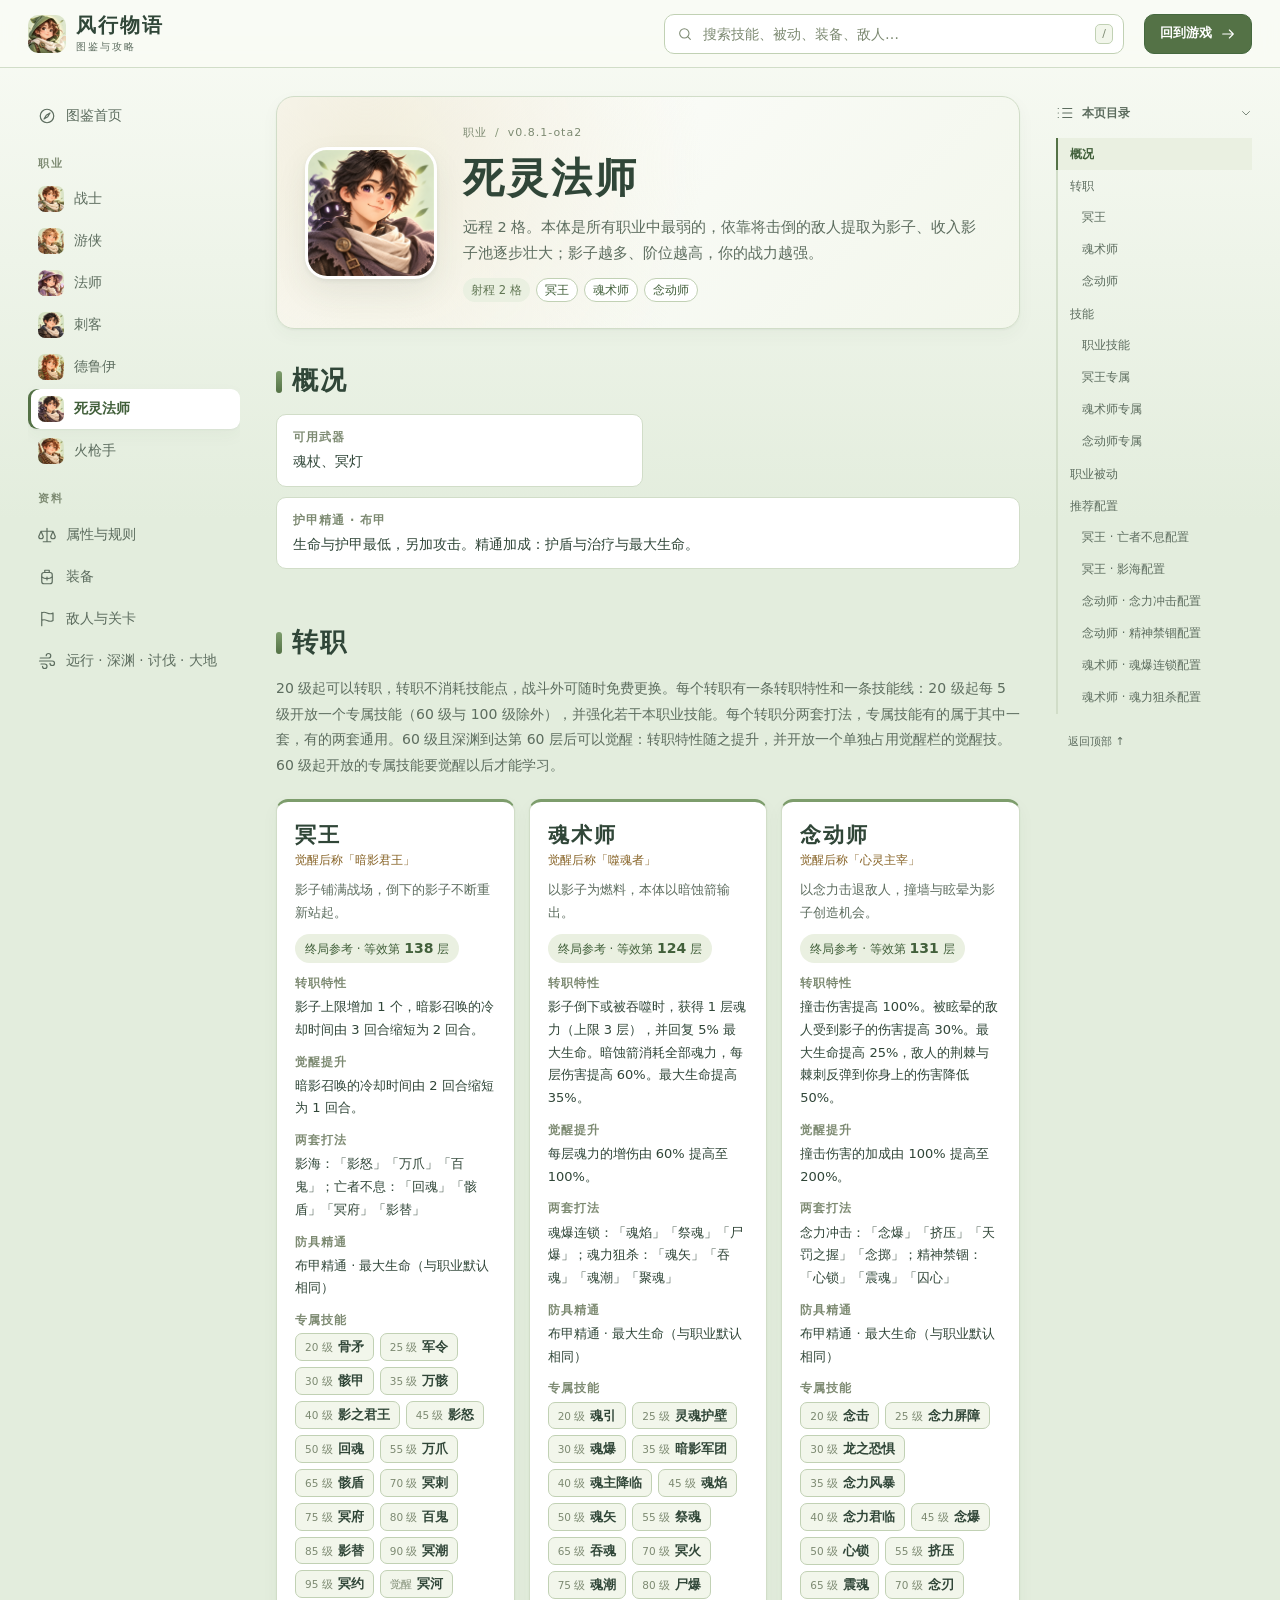
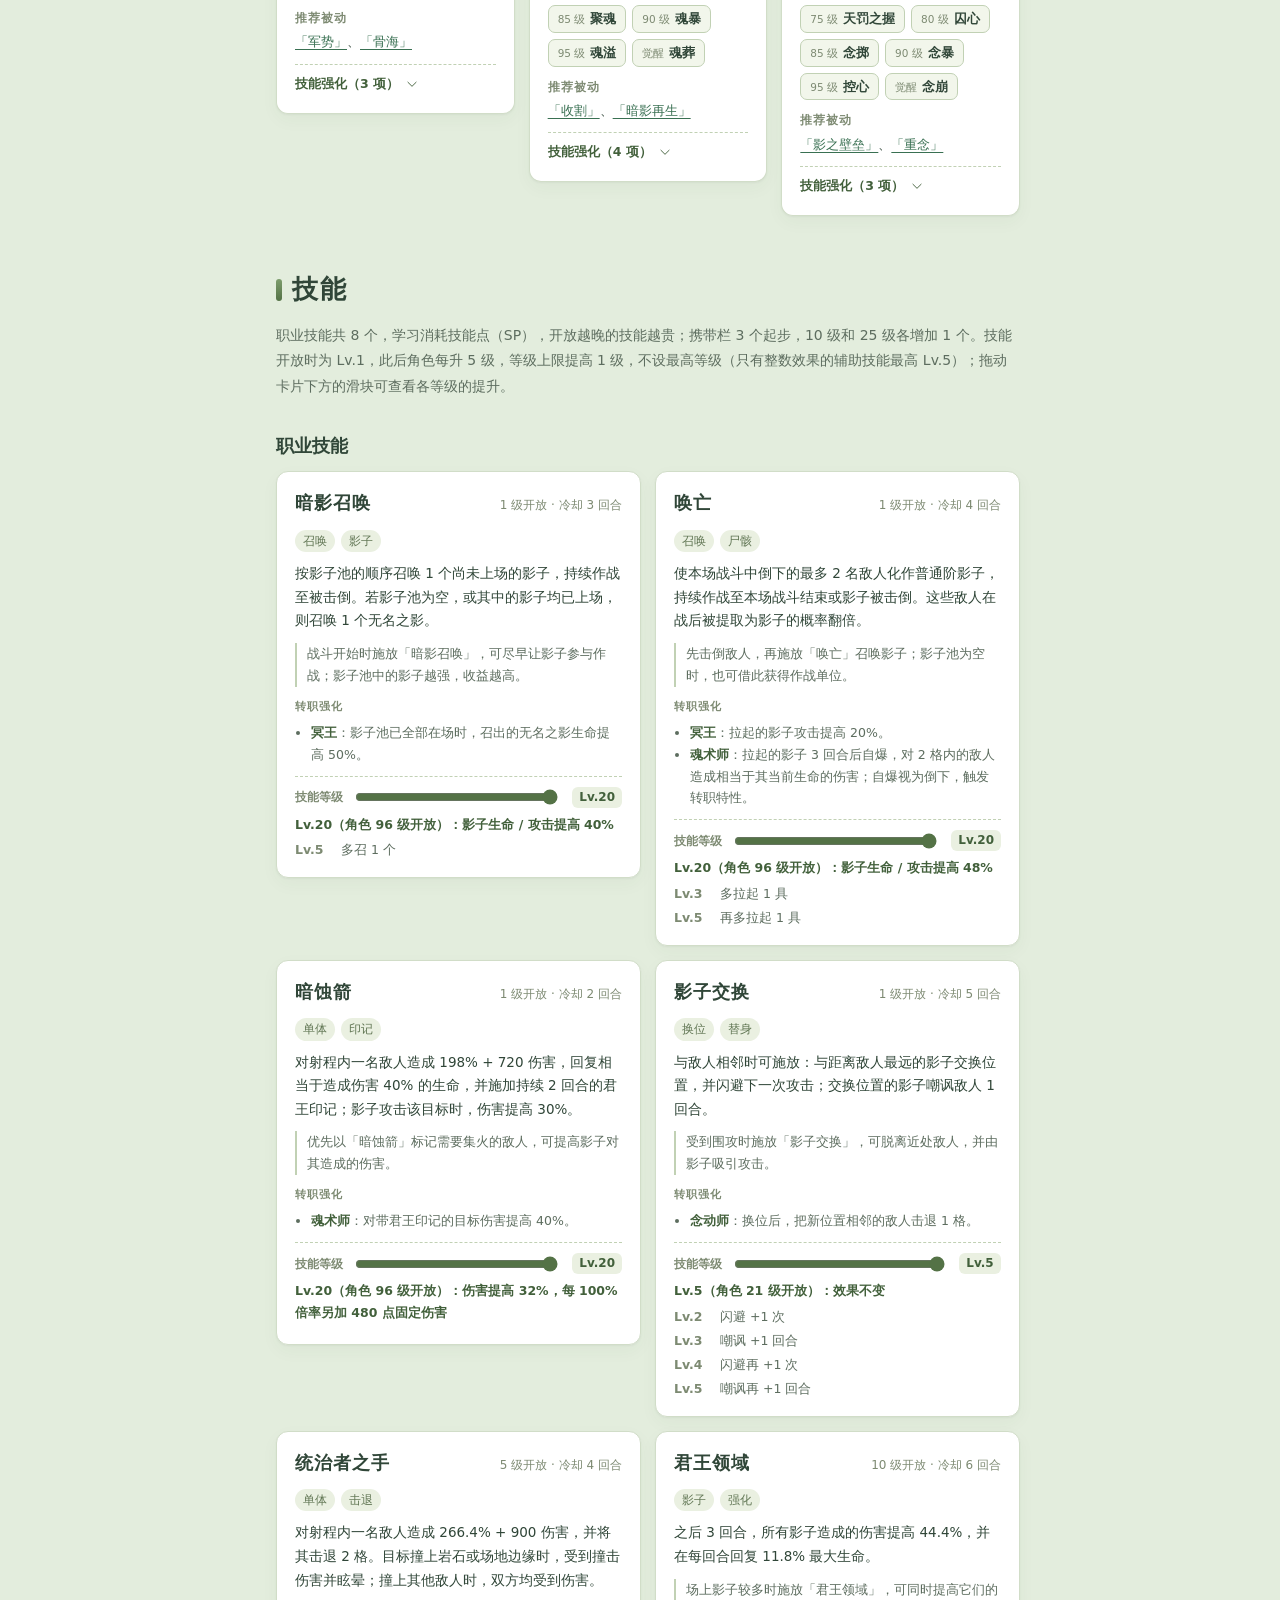
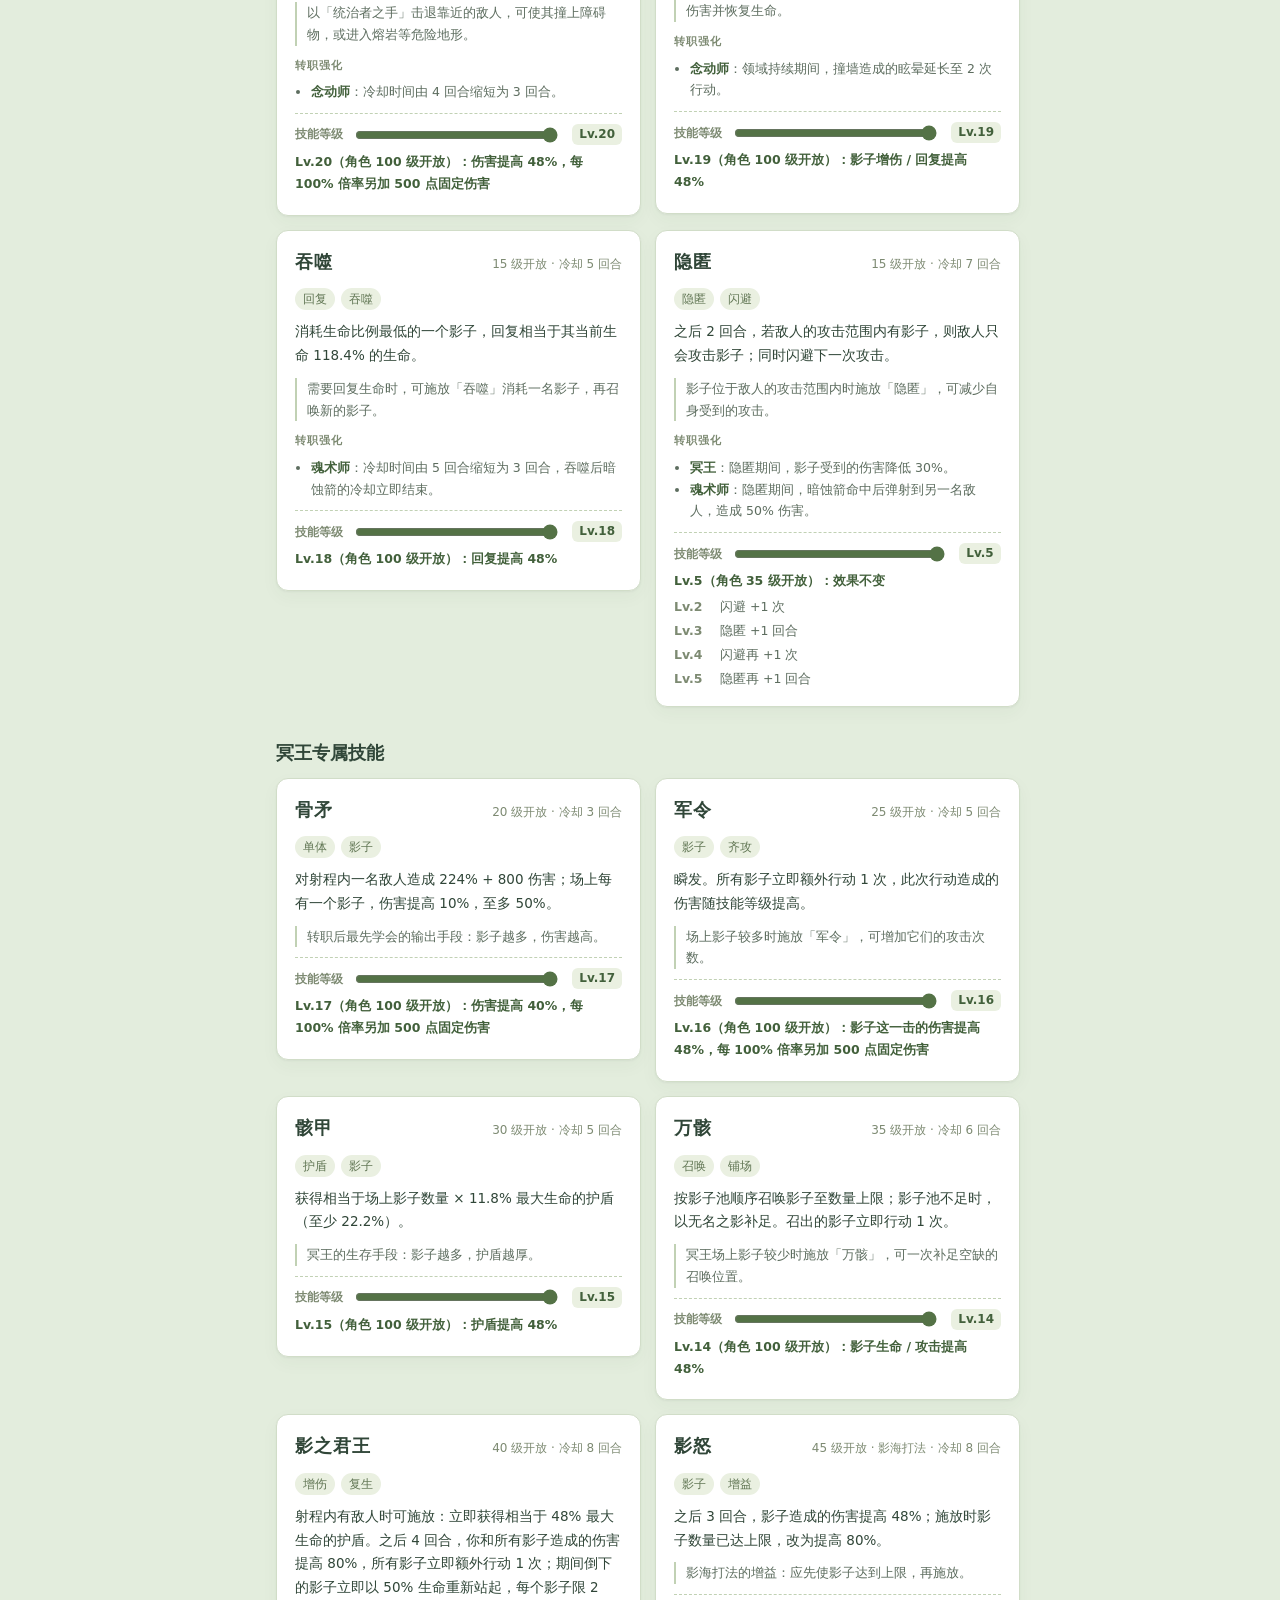
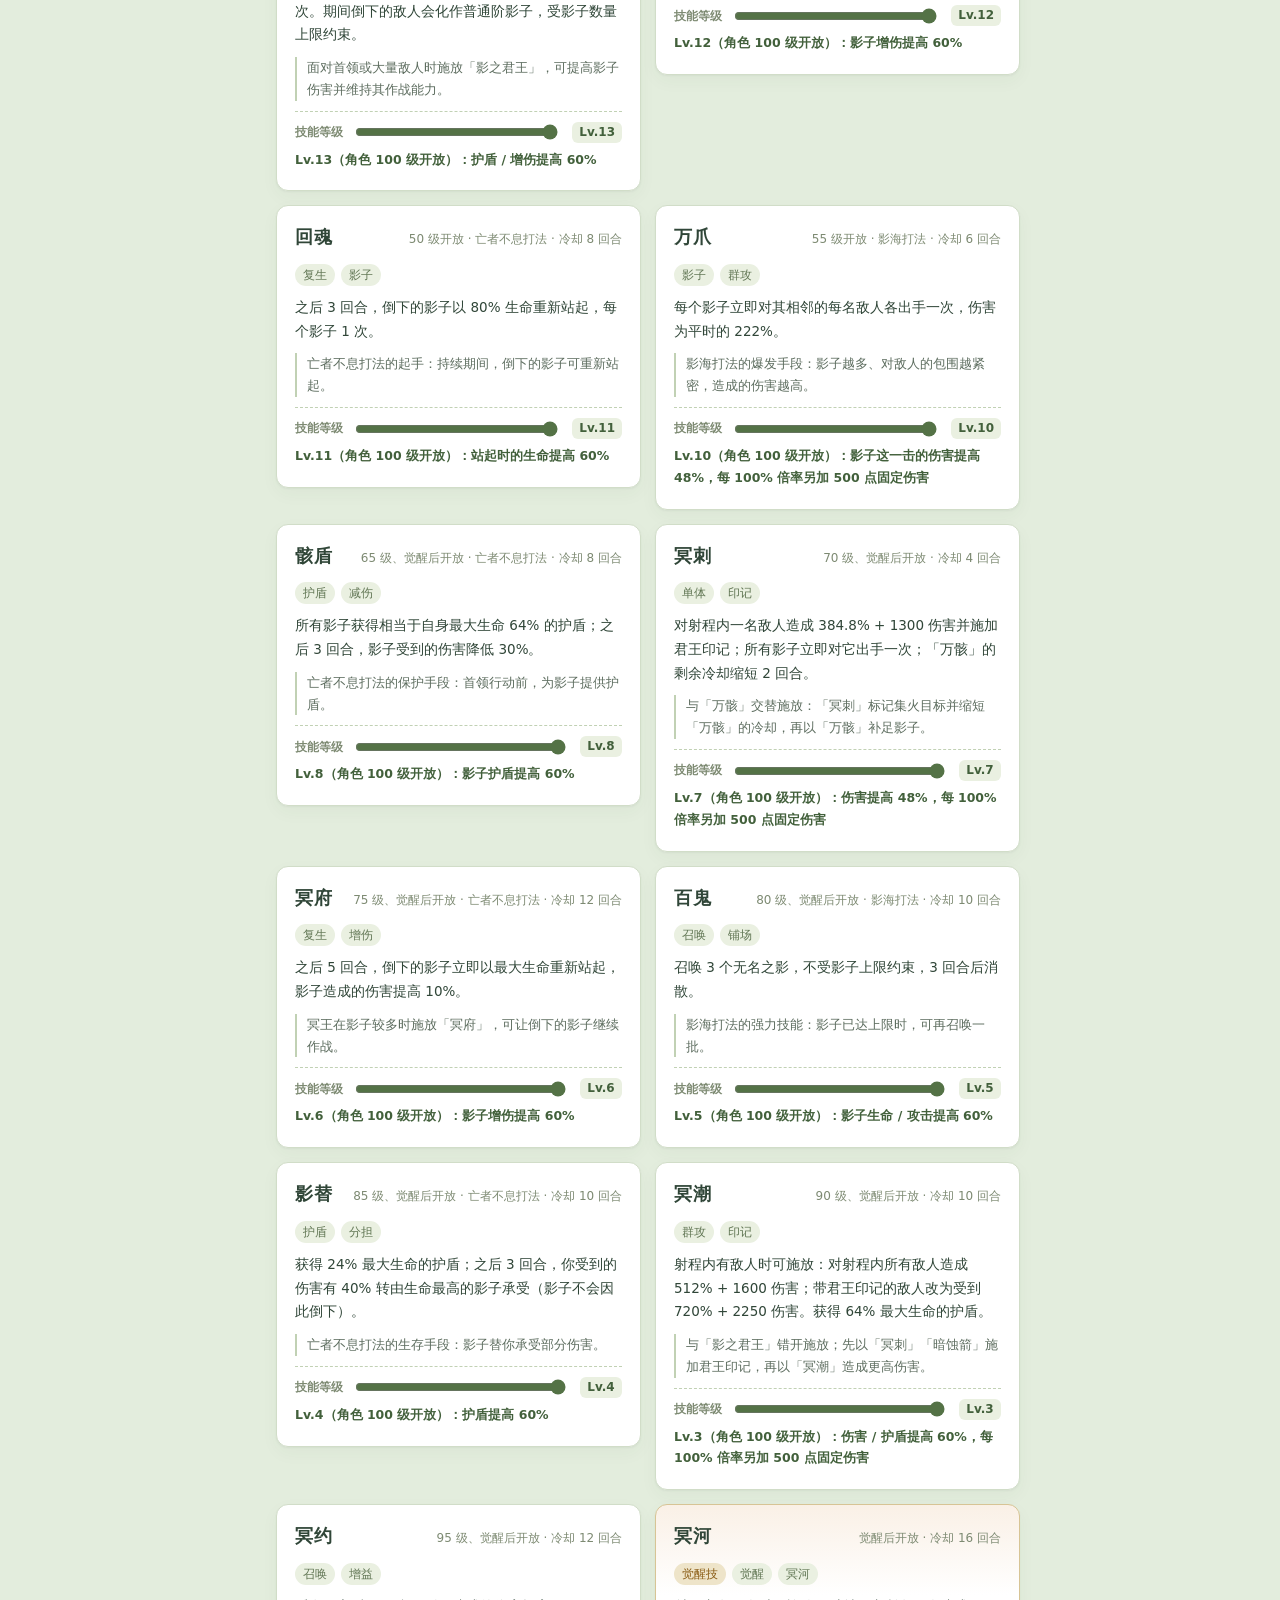
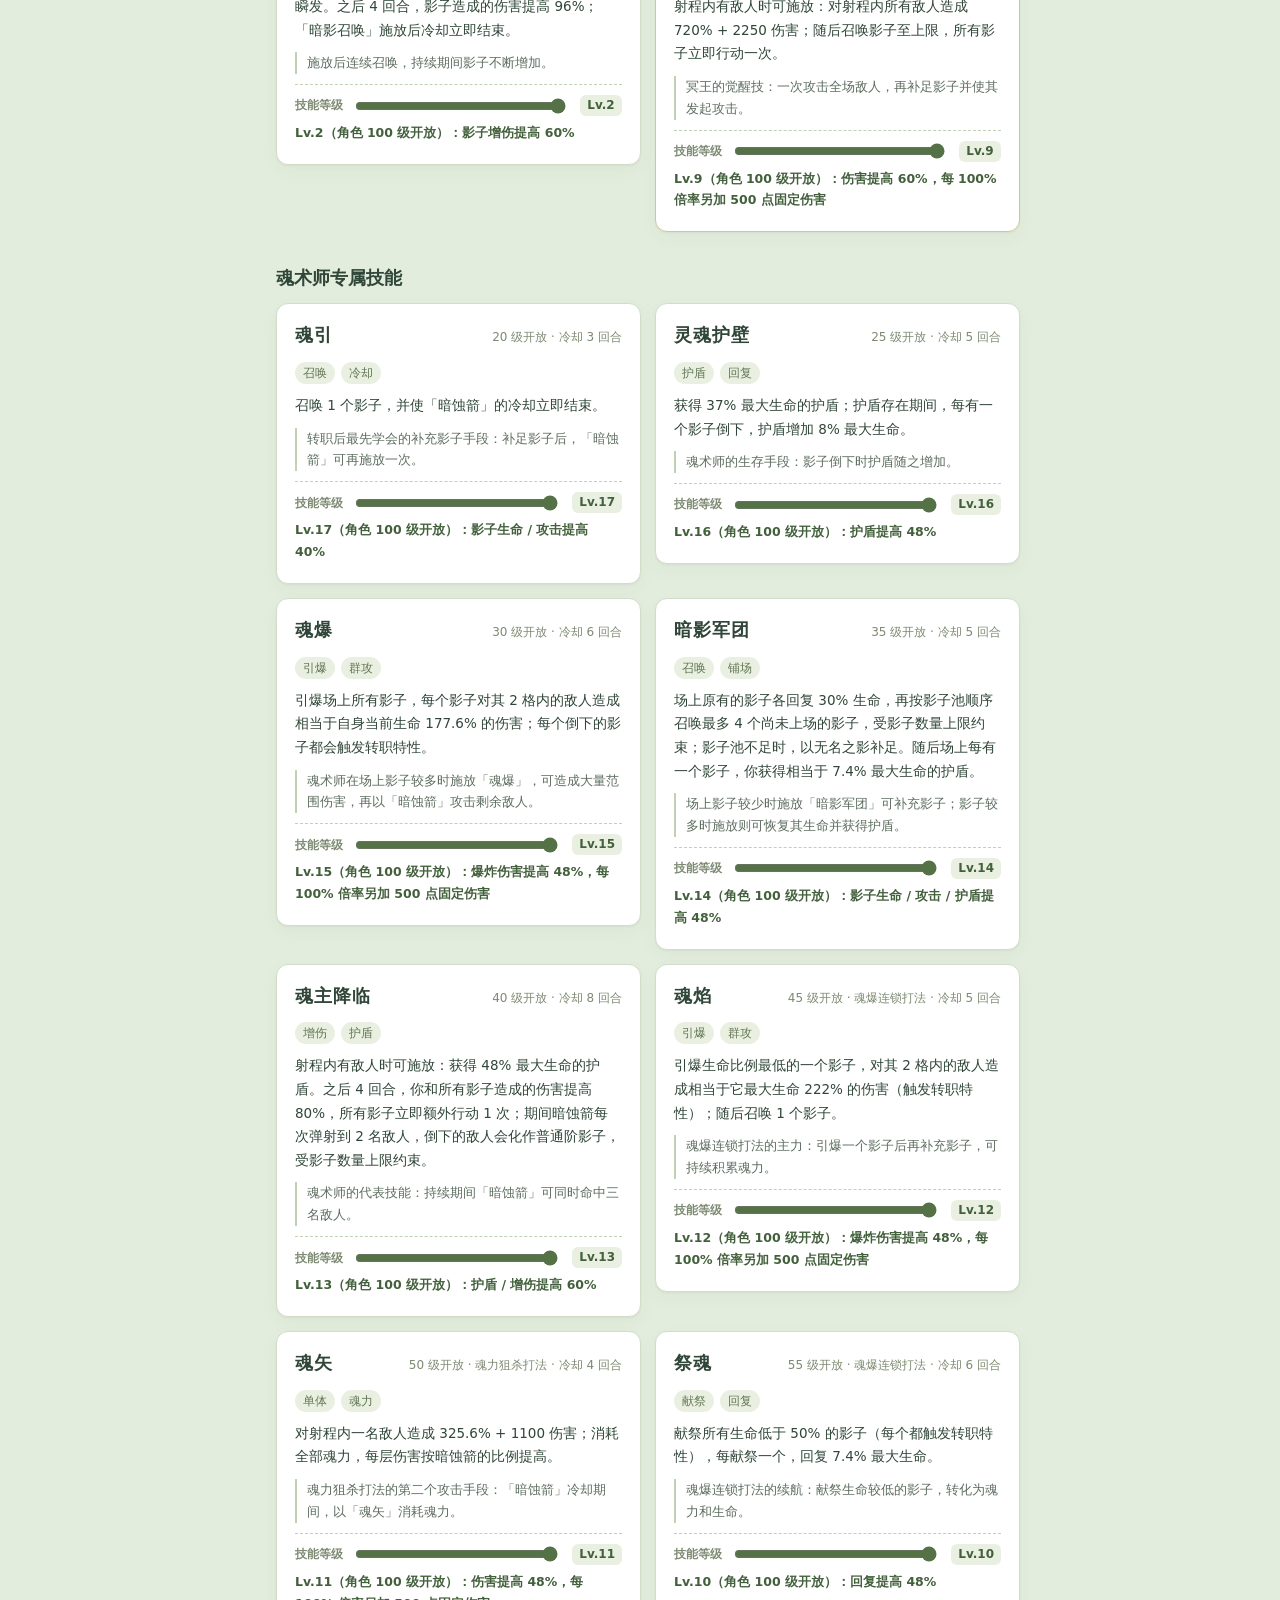
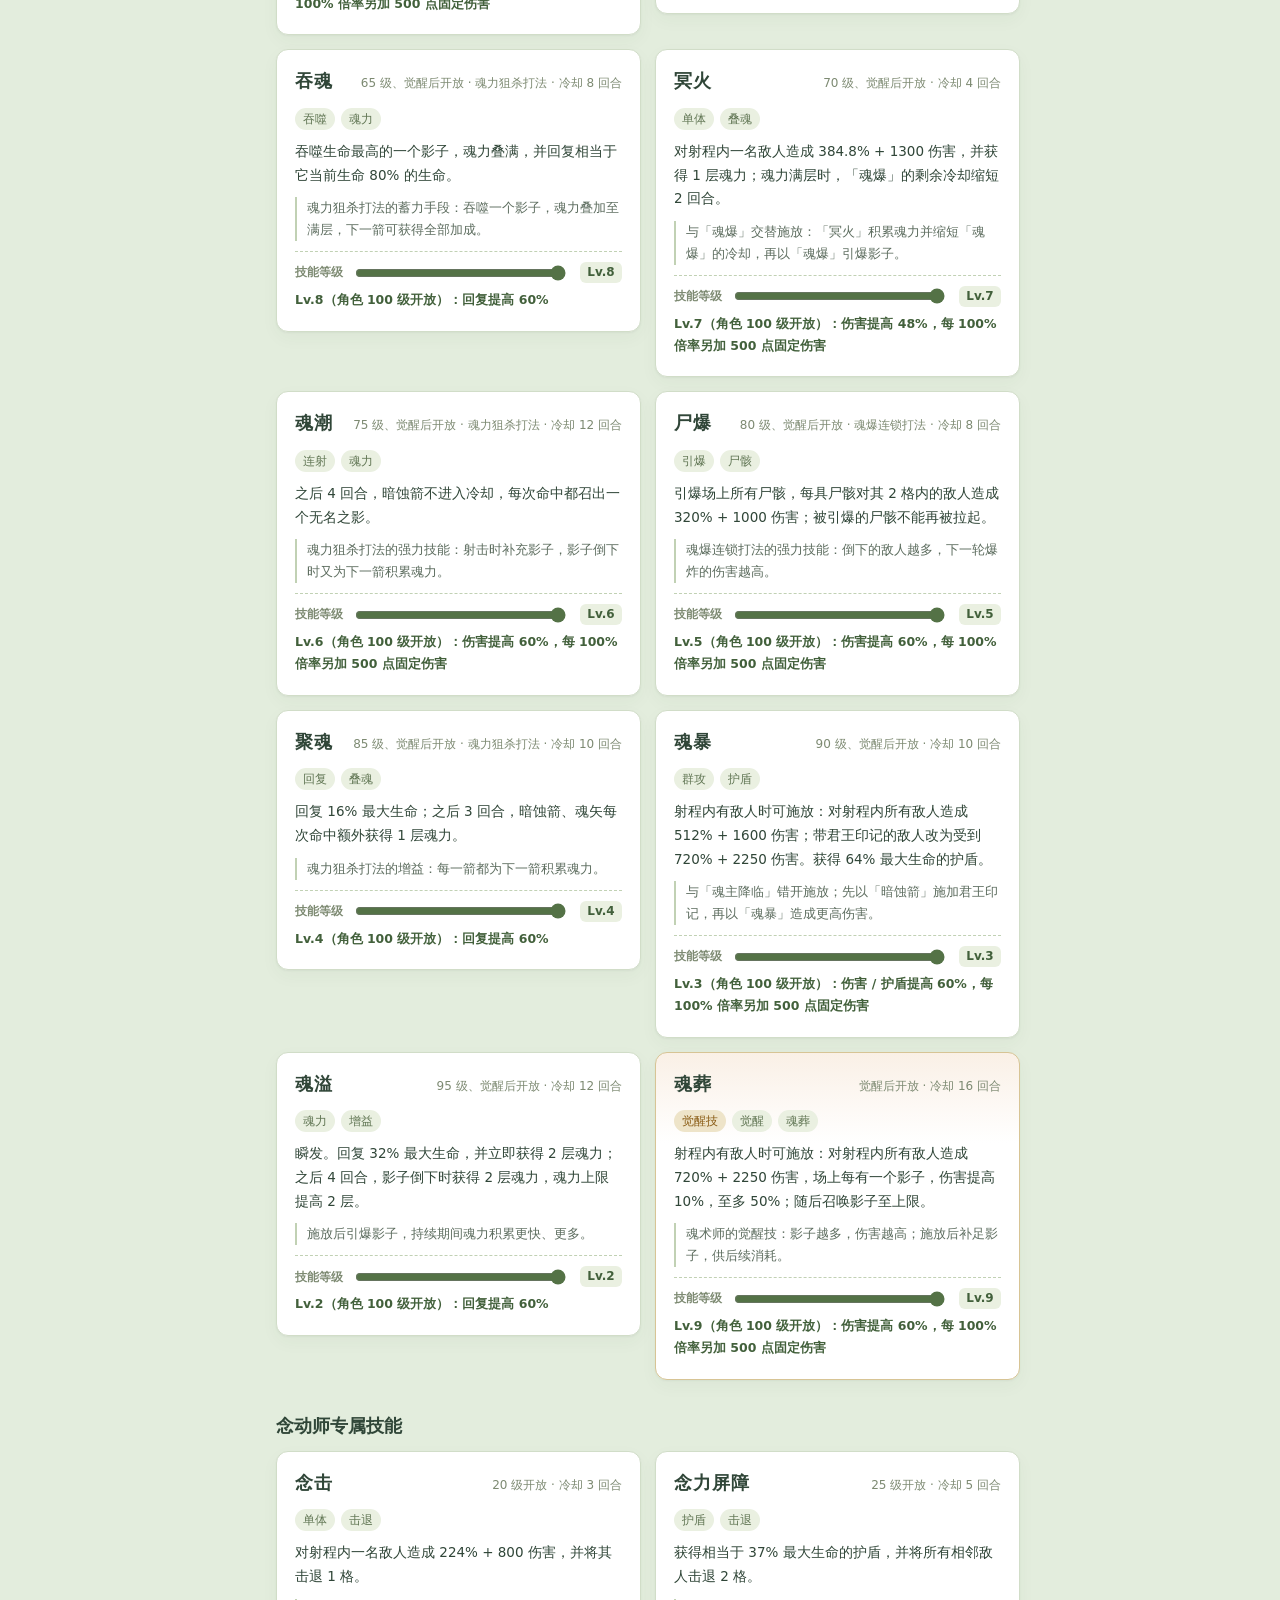
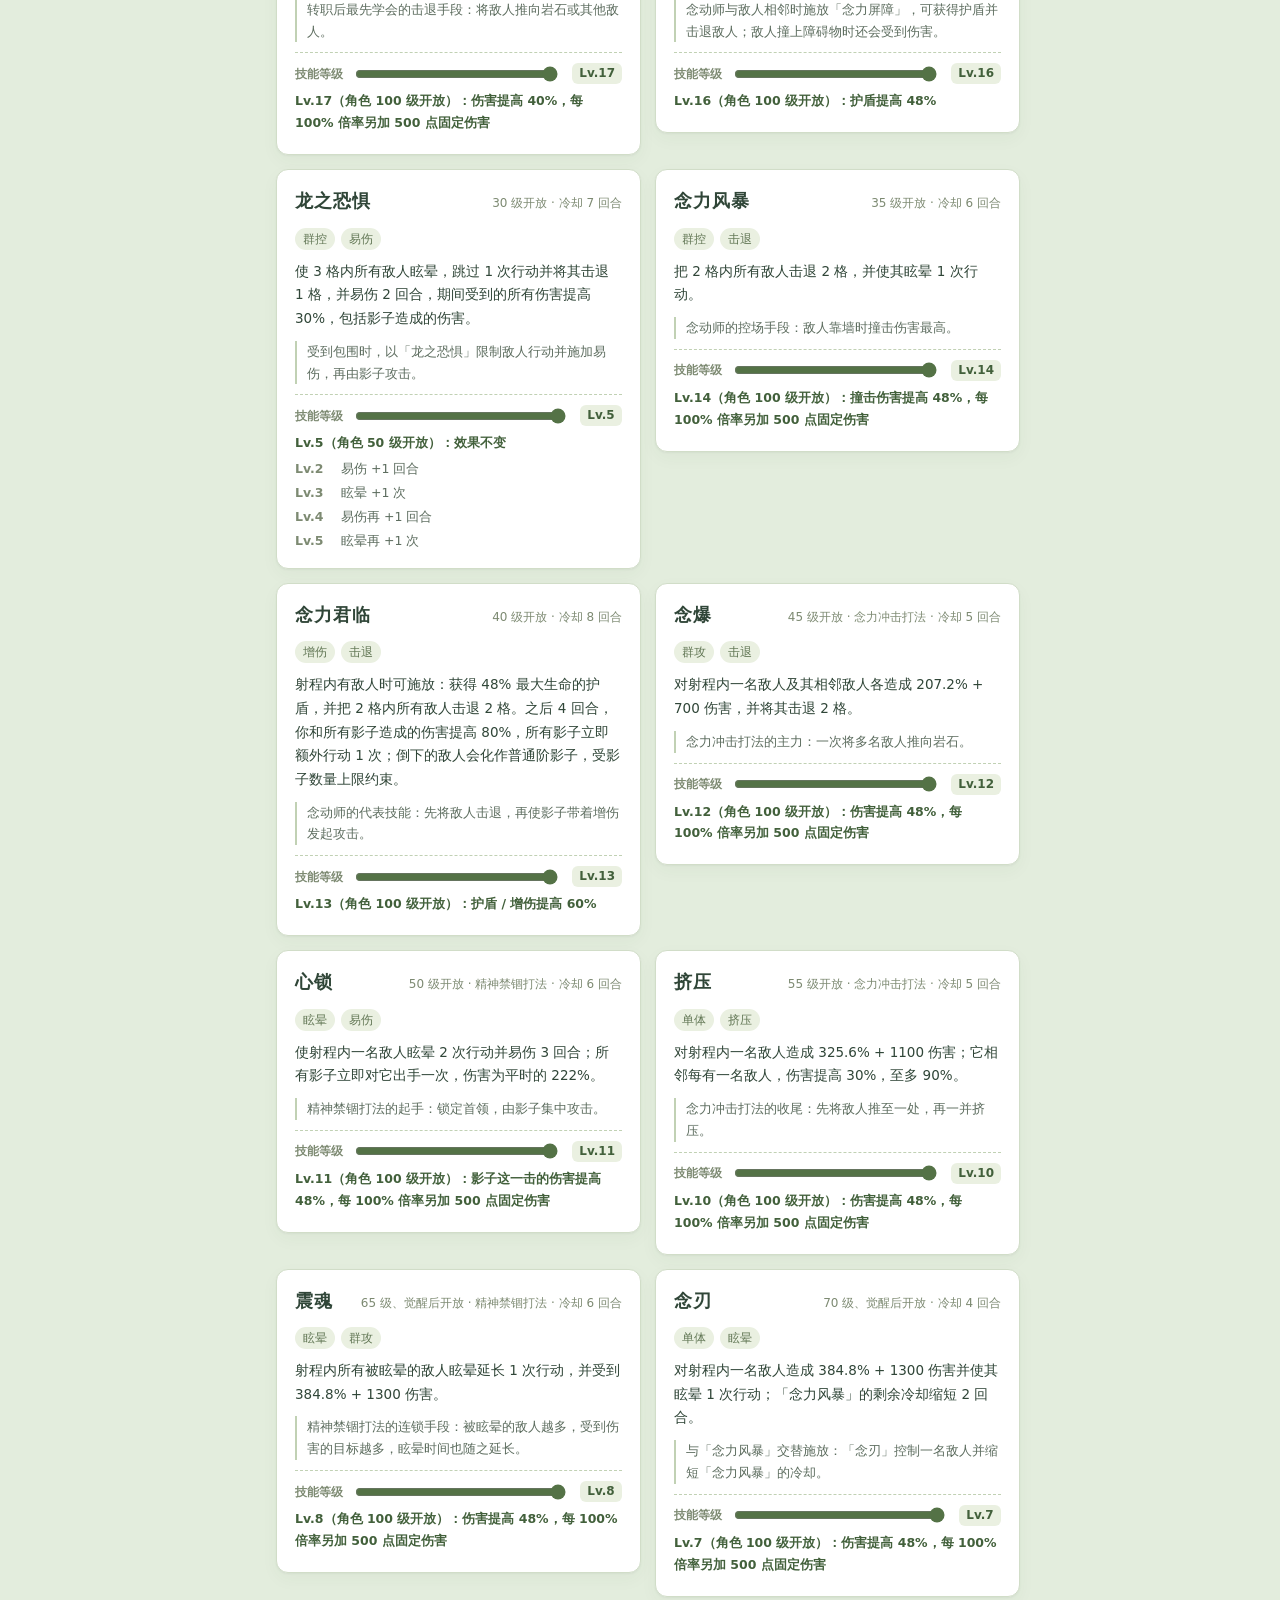
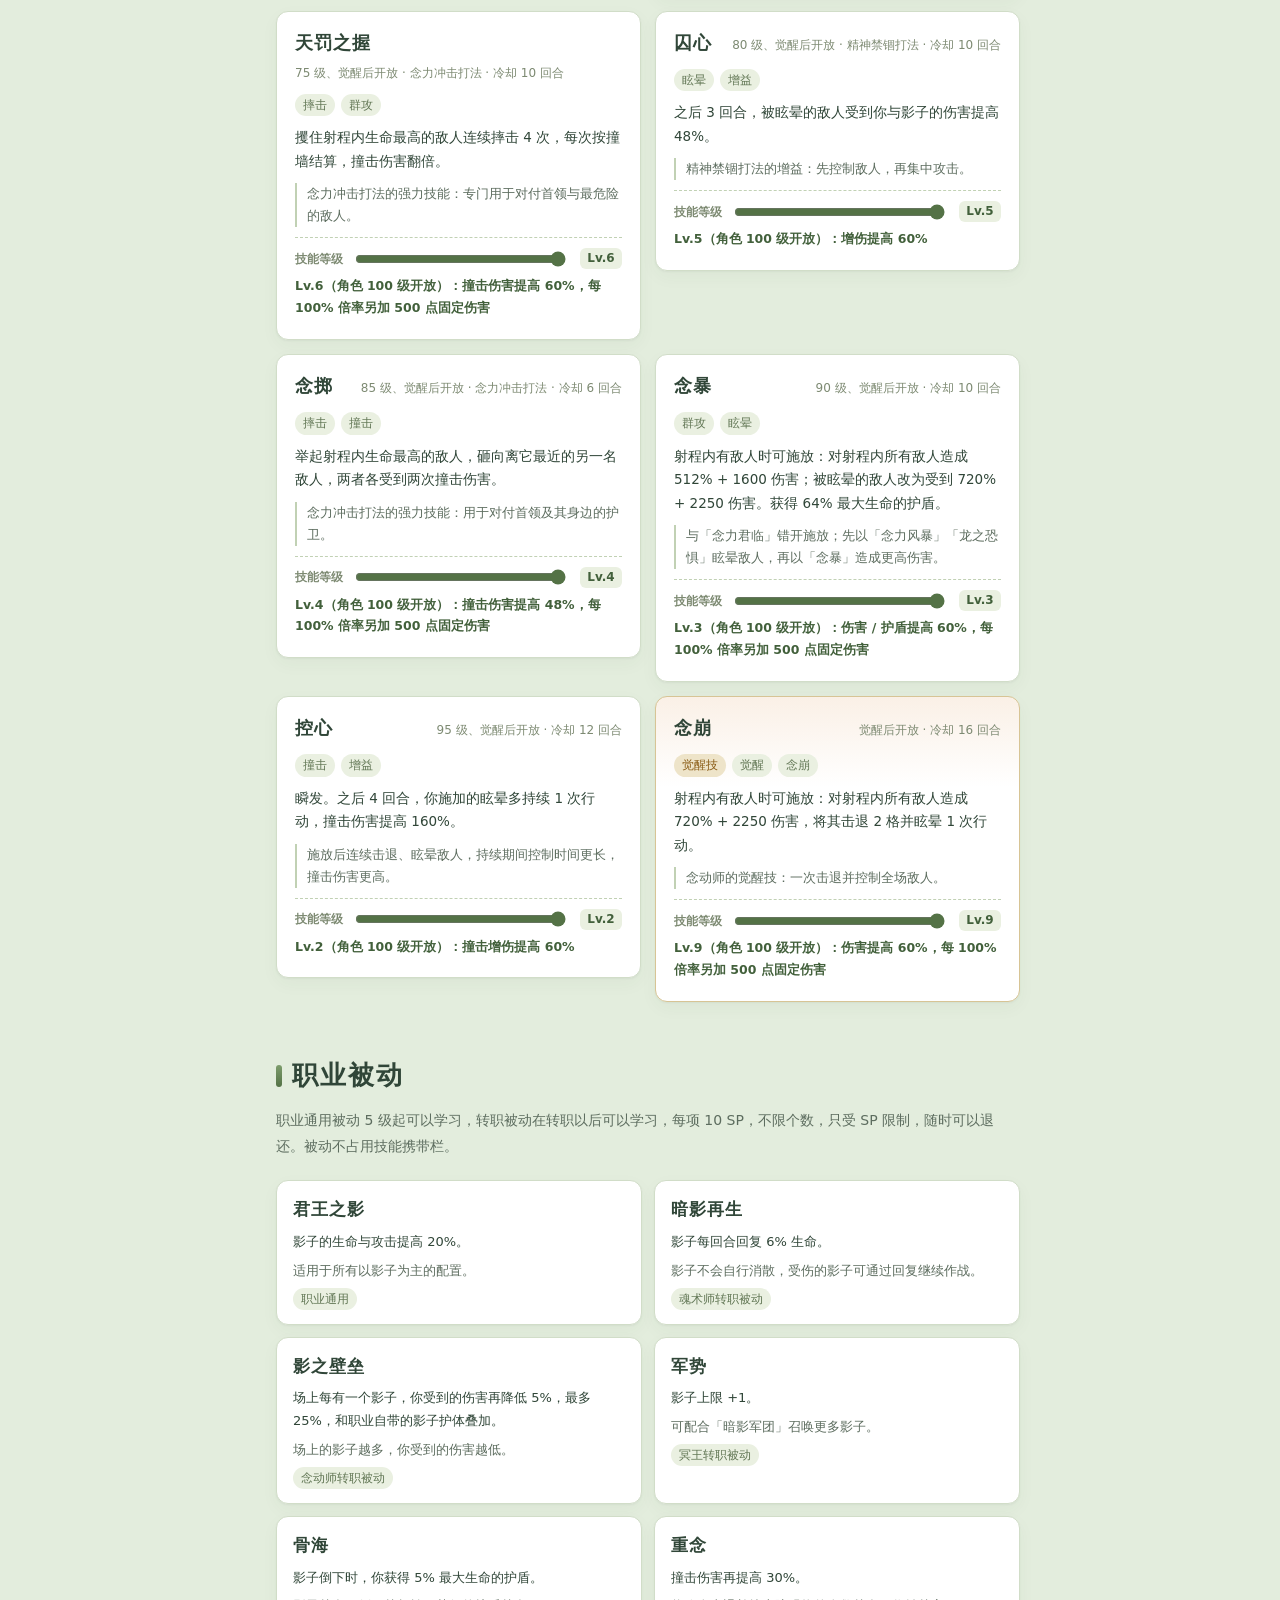
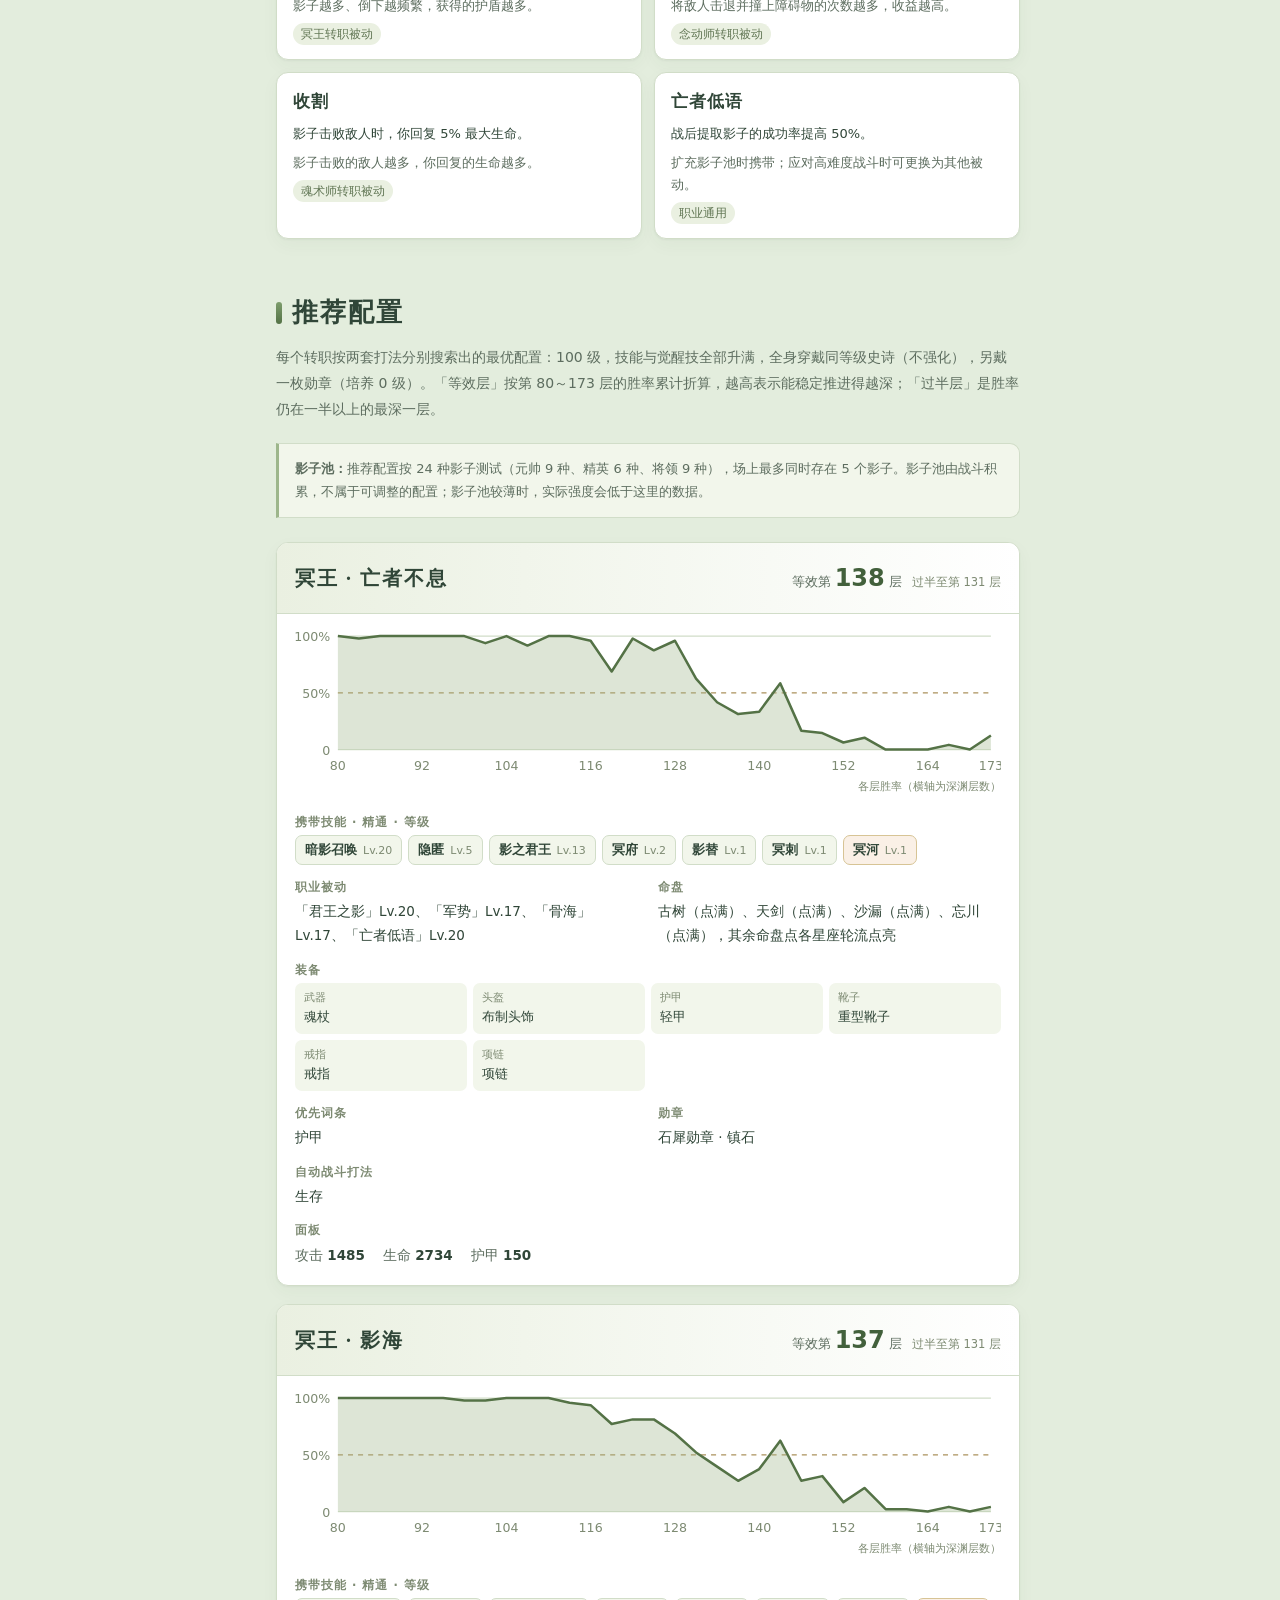
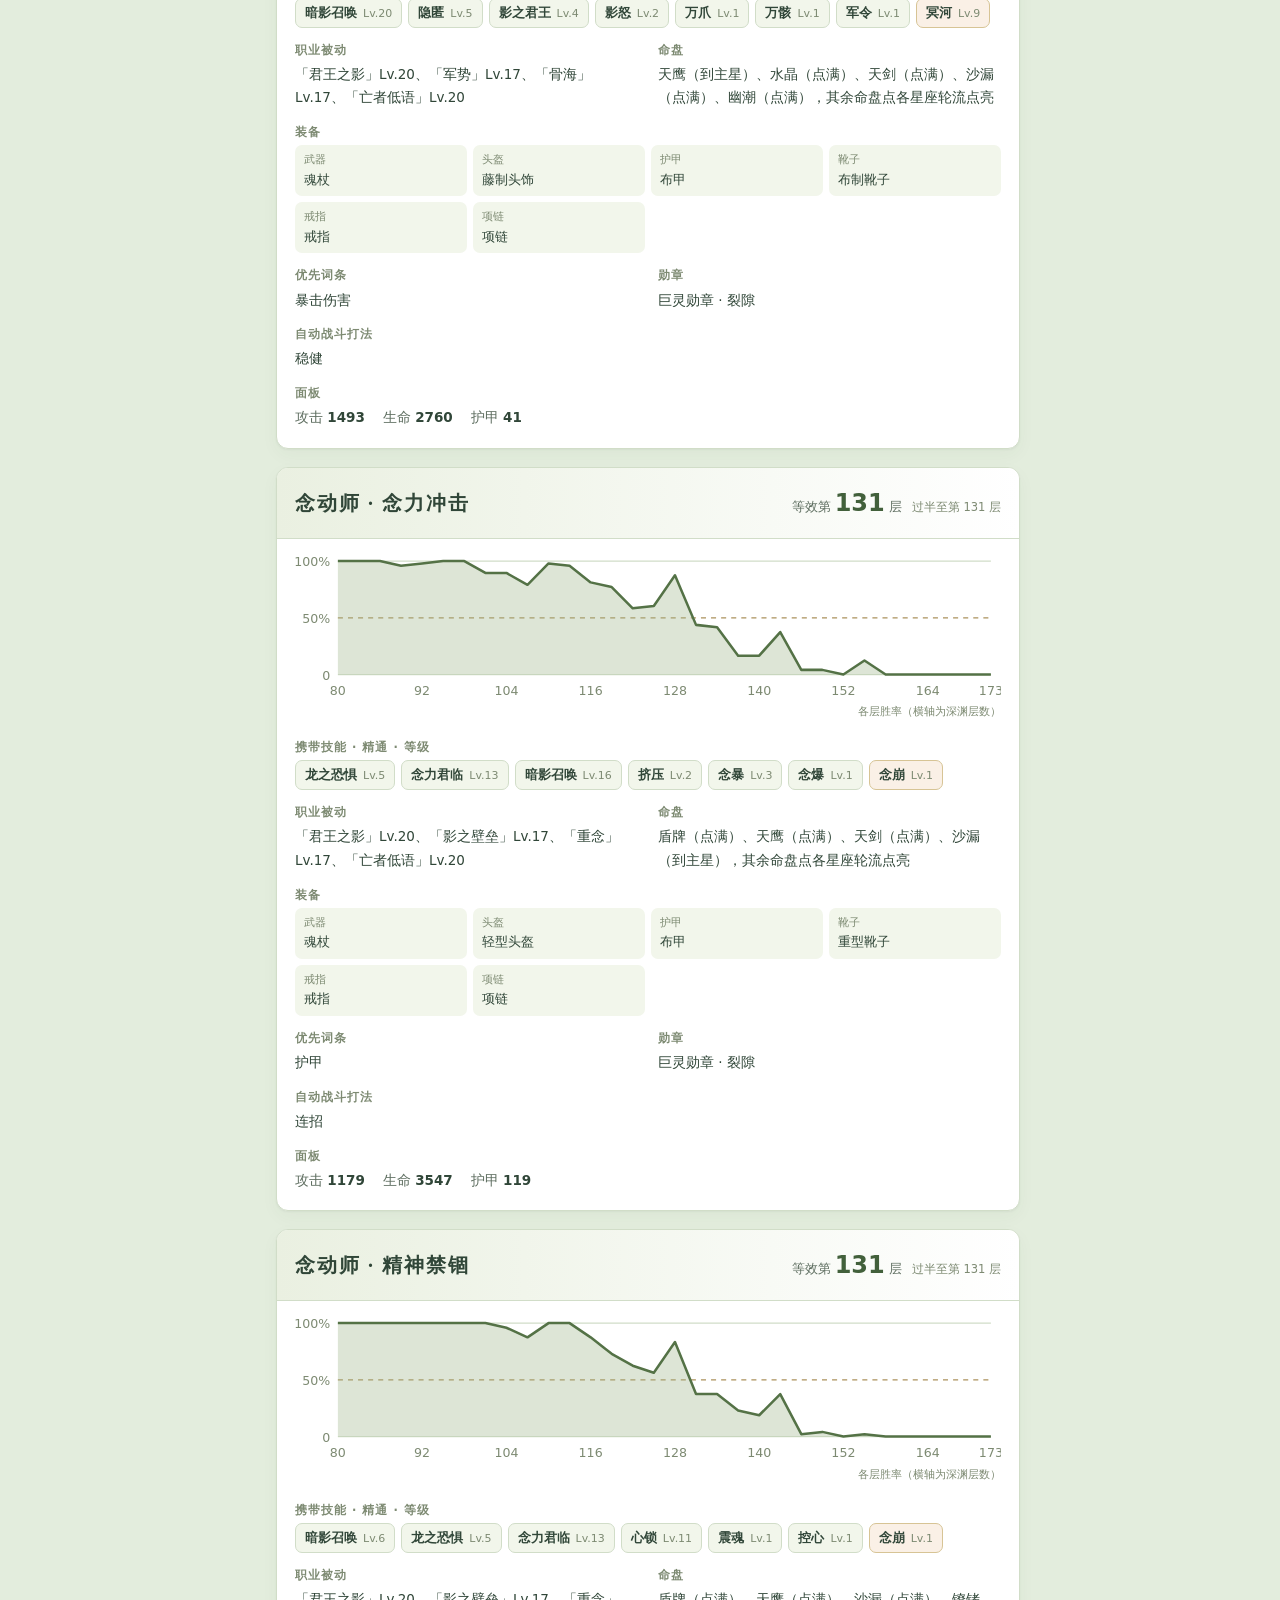
<file: guide/class-necromancer.html>
<!doctype html>
<html lang="zh-CN">
<head>
<meta charset="utf-8" />
<meta name="viewport" content="width=device-width, initial-scale=1" />
<meta name="theme-color" content="#f9fbf5" />
<title>死灵法师 · 风行物语图鉴</title>
<meta name="description" content="远程 2 格。本体是所有职业中最弱的，依靠将击倒的敌人提取为影子、收入影子池逐步壮大；影子越多、阶位越高，你的战力越强。" />
<link rel="icon" type="image/png" href="../icons/windward-64.png" />
<style>
:root {
  --surface-page: #e3eddd;
  --surface-hollow: #eaf0e1;
  --surface-sunken: #deead5;
  --surface-soft: #f2f6eb;
  --surface-paper: #f9fbf5;
  --surface-raised: #ffffff;
  --surface-warm: #f1eddc;
  --surface-cool: #e6e9f4;
  --line-soft: #d1ddc8;
  --line-mid: #c1d1b4;
  --line-strong: #b3c39d;
  --ink: #304638;
  --ink-muted: #5d6d5f;
  --ink-soft: #7d8a72;
  --ink-invert: #ffffff;
  --accent-deep: #42603b;
  --accent-edge: #45683f;
  --focus-ring: #718d5e;
  --hero-mark: #3c7167;
  --accent: #547246;
  --accent-mid: #63824e;
  --accent-light: #7d9d6c;
  --accent-pale: #9db68b;
  --mint: #397052;
  --sage-deep: #617654;
  --sage-mid: #879779;
  --gold: #866225;
  --gold-deep: #8a662a;
  --gold-mid: #92713c;
  --gold-light: #ab915c;
  --gold-pale: #b3975a;
  --gold-tint: #eee4c9;
  --gold-bright: #8a5c15;
  --gold-sand: #d7c495;
  --surface-cream: #faf0e6;
  --danger: #a34f3b;
  --boss-ember: #d9722f;
  --boss-blood: #c8324a;
  --clay-soft: #a1634d;
  --info: #3b6983;
  --info-soft: #507a89;
  --abyss-tint: #e3e7f5;
  --abyss-pale: #c9cee3;
  --abyss-line: #b7bdd6;
  --abyss-mid: #7f8cbf;
  --abyss: #4d5a86;
  --abyss-deep: #3f4a75;
  --shade-tint: #ebe7f1;
  --shade: #5a4d70;
  --shade-deep: #3b3150;
  --rarity-common: #52634d;
  --rarity-rare: #356982;
  --rarity-epic: #79549a;
  --rarity-legendary: #a8681c;
  --rarity-trophy: #b23a2e;
  --card-ink: #ece3cb;
  --card-muted: #a9a792;
  --card-value: #f2dfa8;
  --card-plus: #9fd6a4;
  --card-minus: #f08f78;
  --card-sheet-glow: #2c3a31;
  --card-sheet-top: #212c25;
  --card-sheet: #1a221d;
  --card-legend-title: #f4b860;
  --card-trophy-title: #f08a72;
  --socket: #26342c;
  --socket-deep: #1a241e;
  --socket-light: #36493c;
  --icon-halo: #f1e7cc;
  --icon-ink-rose: #a65a44;
  --icon-ink-frost: #4d7f8c;
  --icon-ink-gold: #9a7838;
  --icon-ink-forest: #4e7f58;
  --icon-ink-arcane: #77689a;
  --icon-ink-leather: #9c7150;
  --icon-ink-poison: #7a8048;
  --icon-fill-white: #efe5ca;
  --icon-fill-cream: #e9dcbb;
  --icon-fill-bone: #e8dcc2;
  --board-night: #080b0b;
  --board-sky: #121917;
  --board-brass: #d2b06a;
  --board-route: #f6e6b8;
  --board-str: #e4b860;
  --board-dex: #93c780;
  --board-vit: #ec8e72;
  --board-mid: #d9d2bd;
  --board-spec: #9fc6e6;
  --journey-title: #fbf1d6;
  --journey-label: #d9c79a;
  --journey-muted: #b9b8a6;
  --journey-gold: #f0d79a;
  --journey-plus: #9fd38c;
  --journey-bad: #f2a08e;
  --journey-danger-pale: #f6c9b8;
  --journey-sage-pale: #d9e6c8;
  --journey-ember: #e08a4c;
  --journey-brass-hi: #fbe3a0;
  --journey-brass-lo: #b4862f;
  --journey-on-brass: #2a1e08;
  --journey-rare: #d9a441;
  --journey-parchment-hi: #fffaea;
  --journey-parchment: #e4d6b0;
  --journey-paper-ink: #3a463e;
  --journey-boss-hi: #f6e2d6;
  --journey-boss-lo: #d8b9a6;
  --journey-danger: #a8473a;
  --journey-danger-ink: #8c3a2e;
  --journey-good: #2f5a3a;
  --journey-night-mid: #213328;
  --journey-night: #1a2920;
  --journey-glade-hi: #6b8460;
  --journey-glade: #556e4d;
  --journey-glade-deep: #2a3d2c;
  --hex-void: #060a09;
  --hex-fight: #e6b4ad;
  --hex-elite: #ff8a75;
  --hex-safe: #8fdcc2;
  --hex-arcane: #bda8f5;
  --hex-ice: #b9dcf2;
  --hex-mist-dawn: #2f7d63;
  --hex-mist-moss: #5d7f4a;
  --hex-mist-fog: #2f7f8f;
  --hex-mist-frost: #5b7fb8;
  --hex-mist-ember: #b5502b;
  --hex-mist-ruin: #6f58a8;
}
/* 图鉴站样式。配色全部取游戏定稿色板（:root 由 render.mjs 注入），正文保持纸面阅读感，颜色用于导航、分类与状态。 */
* { box-sizing: border-box; }
:root {
  --header-height: 68px; --reading-offset: 96px;
  --sans: "Segoe UI", "PingFang SC", "Microsoft YaHei", system-ui, sans-serif;
  --serif: "Songti SC", "Noto Serif SC", "SimSun", serif;
  --radius: 12px; --shadow: 0 1px 2px #304a3a0d, 0 6px 18px #304a3a0a; --shadow-lift: 0 2px 4px #304a3a12, 0 14px 32px #304a3a14;
}
html { scroll-behavior: smooth; scroll-padding-top: var(--reading-offset); }
body { margin: 0; background: var(--surface-page); background-image: linear-gradient(180deg, var(--surface-paper) 0, var(--surface-page) 520px); background-repeat: no-repeat; color: var(--ink); font-family: var(--sans); font-size: 15px; line-height: 1.75; -webkit-font-smoothing: antialiased; }
a { color: var(--mint); text-underline-offset: 3px; }
button, summary, a, input { -webkit-tap-highlight-color: transparent; touch-action: manipulation; }
a, summary { transition: background .16s, color .16s, border-color .16s, box-shadow .16s, transform .16s; }
a:focus-visible, summary:focus-visible, input:focus-visible, .table-scroll:focus-visible { outline: 2px solid var(--focus-ring); outline-offset: 3px; }
[tabindex="-1"]:focus { outline: none; }
svg, img { flex-shrink: 0; }
img { display: block; max-width: 100%; }
summary { cursor: pointer; list-style: none; }
summary::-webkit-details-marker { display: none; }
[hidden] { display: none !important; }
.visually-hidden { position: absolute; width: 1px; height: 1px; overflow: hidden; clip: rect(0 0 0 0); white-space: nowrap; }
.skip-link { position: fixed; z-index: 40; left: 16px; top: -80px; padding: 10px 16px; border-radius: 8px; background: var(--accent); color: var(--ink-invert); }
.skip-link:focus { top: 10px; }

/* ---------- 顶栏与搜索 ---------- */
.site-header { position: sticky; top: 0; z-index: 30; height: var(--header-height); border-bottom: 1px solid var(--line-soft); background: color-mix(in srgb, var(--surface-paper) 92%, transparent); backdrop-filter: blur(10px); }
.header-inner { display: flex; align-items: center; gap: 20px; max-width: 1480px; height: 100%; margin: auto; padding: 0 28px; }
.brand { display: inline-flex; align-items: center; gap: 10px; color: var(--ink); text-decoration: none; }
.brand img { border-radius: 10px; }
.brand strong { display: block; font-family: var(--serif); font-size: 20px; font-weight: 600; line-height: 1.3; letter-spacing: 2px; }
.brand small { display: block; color: var(--ink-muted); font-size: 10px; letter-spacing: 2px; }
.site-search { position: relative; flex: 1; max-width: 460px; margin-left: auto; }
.search-box { display: flex; align-items: center; gap: 8px; height: 40px; padding: 0 10px 0 12px; border: 1px solid var(--line-mid); border-radius: 10px; background: var(--surface-raised); color: var(--ink-soft); }
.search-box:focus-within { border-color: var(--accent); box-shadow: 0 0 0 3px color-mix(in srgb, var(--accent) 16%, transparent); }
.search-box input { flex: 1; min-width: 0; height: 100%; border: 0; outline: 0; background: transparent; color: var(--ink); font: inherit; font-size: 14px; }
.search-box input::placeholder { color: var(--ink-soft); }
.search-box input::-webkit-search-cancel-button { display: none; }
kbd { padding: 0 6px; border: 1px solid var(--line-mid); border-radius: 5px; background: var(--surface-soft); color: var(--ink-soft); font: 11px/18px var(--sans); }
.search-results { position: absolute; top: calc(100% + 8px); left: 0; right: 0; max-height: min(70dvh, 480px); padding: 6px; overflow-y: auto; border: 1px solid var(--line-mid); border-radius: 12px; background: var(--surface-raised); box-shadow: var(--shadow-lift); }
.search-results a { display: grid; grid-template-columns: minmax(0, 1fr) auto; align-items: center; gap: 2px 10px; padding: 8px 10px; border-radius: 8px; color: var(--ink); text-decoration: none; }
.search-results a strong { font-size: 14px; }
.search-results a mark { background: var(--gold-tint); color: inherit; border-radius: 2px; }
.search-results a small { grid-column: 1; color: var(--ink-muted); font-size: 12px; }
.search-results a .kind { grid-column: 2; grid-row: 1 / 3; padding: 1px 7px; border-radius: 5px; background: var(--surface-hollow); color: var(--accent-deep); font-size: 11px; }
.search-results a[aria-selected="true"], .search-results a:hover { background: var(--surface-soft); }
.search-empty { margin: 0; padding: 14px 10px; color: var(--ink-muted); font-size: 13px; }
.play-link { display: inline-flex; align-items: center; gap: 8px; min-height: 40px; padding: 7px 15px; border: 1px solid var(--accent-edge); border-radius: 10px; background: var(--accent); color: var(--ink-invert); font-size: 13px; font-weight: 600; text-decoration: none; white-space: nowrap; }
.play-link:hover { background: var(--accent-deep); }

/* ---------- 版面 ---------- */
.docs-layout { display: grid; grid-template-columns: 212px minmax(0, 1fr) 196px; grid-template-areas: "navigation content outline"; align-items: start; gap: 36px; max-width: 1480px; margin: 0 auto; padding: 28px 28px 0; }
.docs-layout.no-toc { grid-template-columns: 212px minmax(0, 1fr); grid-template-areas: "navigation content"; }
.site-sidebar { grid-area: navigation; }
.toc-sidebar { grid-area: outline; }
.site-sidebar, .toc-sidebar { position: sticky; top: calc(var(--header-height) + 24px); min-width: 0; }
.site-nav > summary { display: none; }
.nav-panel { max-height: calc(100dvh - 120px); overflow-y: auto; overscroll-behavior: contain; scrollbar-width: thin; }
.sidebar-label { margin: 18px 10px 6px; color: var(--ink-soft); font-size: 11px; font-weight: 600; letter-spacing: 2px; }
.nav-group { display: grid; gap: 2px; }
.site-nav nav a { display: flex; align-items: center; gap: 10px; min-height: 40px; padding: 6px 10px; border-radius: 9px; color: var(--ink-muted); font-size: 13.5px; text-decoration: none; }
.site-nav nav a img { width: 26px; height: 26px; border-radius: 7px; background: var(--surface-soft); }
.site-nav nav a:hover { color: var(--ink); background: var(--surface-soft); }
.site-nav nav a[aria-current="page"] { color: var(--accent-deep); background: var(--surface-raised); box-shadow: inset 3px 0 var(--accent), var(--shadow); font-weight: 600; }

.page-toc > summary { display: flex; align-items: center; gap: 8px; min-height: 34px; margin-bottom: 8px; color: var(--ink-muted); font-size: 12px; font-weight: 600; }
.page-toc > summary > svg:last-child { width: 12px; margin-left: auto; transform: rotate(90deg); }
.page-toc:not([open]) > summary > svg:last-child { transform: rotate(0); }
.toc-current { display: none; }
.toc-panel { max-height: calc(100dvh - 170px); overflow-y: auto; overscroll-behavior: contain; scrollbar-width: thin; }
.page-toc ol { margin: 0; padding: 0; list-style: none; }
.page-toc nav a { display: flex; align-items: center; min-height: 32px; padding: 5px 9px 5px 12px; border-left: 2px solid var(--line-soft); color: var(--ink-muted); font-size: 12px; line-height: 1.5; text-decoration: none; }
.page-toc nav a > span { min-width: 0; overflow: hidden; white-space: nowrap; text-overflow: ellipsis; }
.page-toc .toc-level-3 a { padding-left: 24px; font-size: 11.5px; }
.page-toc nav a:hover { color: var(--ink); background: var(--surface-soft); }
.page-toc nav a[aria-current="location"] { color: var(--accent-deep); border-color: var(--accent); background: var(--surface-hollow); font-weight: 600; }
.toc-top { display: inline-flex; align-items: center; min-height: 40px; margin: 8px 0 0 12px; color: var(--ink-muted); font-size: 11px; text-decoration: none; }

/* ---------- 正文 ---------- */
.guide-main { grid-area: content; min-width: 0; padding-bottom: 48px; }
.guide-heading { padding: 6px 0 26px; margin-bottom: 30px; border-bottom: 1px solid var(--line-mid); }
.eyebrow { display: flex; align-items: center; gap: 8px; margin: 0 0 10px; color: var(--ink-soft); font-size: 11px; letter-spacing: 1px; }
.eyebrow span { color: var(--sage-mid); }
.guide-heading h1, .class-hero h1, .home-hero h1 { margin: 0; font-family: var(--serif); font-size: clamp(30px, 3.2vw, 42px); font-weight: 600; letter-spacing: 3px; line-height: 1.3; }
.page-description { max-width: 720px; margin: 10px 0 14px; color: var(--ink-muted); font-size: 14.5px; }
.page-meta { display: flex; align-items: center; flex-wrap: wrap; gap: 8px 12px; color: var(--ink-soft); font-size: 11px; }
.version-badge { padding: 1px 7px; border: 1px solid var(--line-soft); border-radius: 5px; background: var(--surface-raised); font-variant-numeric: tabular-nums; }
.guide-article { overflow-wrap: anywhere; }
.guide-article h2 { display: flex; align-items: center; gap: 10px; margin: 56px 0 14px; font-family: var(--serif); font-size: 26px; font-weight: 600; line-height: 1.4; letter-spacing: 2px; }
.guide-article h2::before { content: ""; width: 6px; height: 22px; border-radius: 3px; background: linear-gradient(var(--accent-light), var(--accent)); }
.guide-article > h2:first-child { margin-top: 0; }
.guide-article h3 { margin: 32px 0 12px; font-size: 18px; line-height: 1.5; }
.guide-article h4 { margin: 0; font-size: 16px; }
.lead { max-width: 820px; margin: 0 0 20px; color: var(--ink-muted); font-size: 14px; line-height: 1.85; }
.note { margin: 18px 0 24px; padding: 13px 16px; border: 1px solid var(--line-soft); border-left: 3px solid var(--accent-pale); border-radius: 0 10px 10px 0; background: var(--surface-soft); color: var(--ink-muted); font-size: 13px; line-height: 1.8; }
.note p { margin: 6px 0; }
.note p:first-child { margin-top: 0; }
.note p:last-child { margin-bottom: 0; }
.muted { color: var(--ink-muted); }
.tags { display: flex; flex-wrap: wrap; gap: 6px; margin: 0; }
.tag { display: inline-flex; align-items: center; padding: 1px 8px; border-radius: 999px; background: var(--surface-hollow); color: var(--sage-deep); font-family: var(--sans); font-size: 11.5px; font-weight: 500; line-height: 1.75; white-space: nowrap; }
.tag-danger { background: color-mix(in srgb, var(--danger) 12%, var(--surface-raised)); color: var(--danger); }
.tag-gold { background: var(--gold-tint); color: var(--gold-bright); }
.tag-link { text-decoration: none; background: var(--surface-raised); border: 1px solid var(--line-mid); color: var(--accent-deep); }
.tag-link:hover { border-color: var(--accent); }
code { padding: 2px 6px; border-radius: 5px; background: var(--surface-hollow); font-size: .92em; white-space: normal; }
.block-label { margin: 0 0 6px; color: var(--ink-soft); font-size: 11px; font-weight: 600; letter-spacing: 1px; }

/* ---------- 首页 ---------- */
.home-hero { display: grid; grid-template-columns: minmax(0, 1fr) auto; align-items: center; gap: 28px; margin-bottom: 36px; padding: 30px 32px; border: 1px solid var(--line-soft); border-radius: 18px; background: radial-gradient(circle at 85% 20%, var(--surface-warm), transparent 55%), linear-gradient(135deg, var(--surface-raised), var(--surface-soft)); box-shadow: var(--shadow); }
.home-hint { display: flex; align-items: center; gap: 8px; margin: 0; color: var(--ink-muted); font-size: 13px; }
.home-portraits { display: grid; grid-template-columns: repeat(4, 64px); gap: 8px; }
.home-portraits img { width: 64px; height: 64px; border-radius: 14px; border: 2px solid var(--surface-raised); box-shadow: var(--shadow); background: var(--surface-soft); }
.home-portraits img:nth-child(n+5) { transform: translateX(36px); }
.class-grid { display: grid; grid-template-columns: repeat(auto-fill, minmax(min(100%, 300px), 1fr)); gap: 14px; }
.class-card { display: flex; gap: 14px; padding: 16px; border: 1px solid var(--line-soft); border-radius: var(--radius); background: var(--surface-raised); color: var(--ink); text-decoration: none; box-shadow: var(--shadow); }
.class-card:hover { border-color: var(--accent-pale); box-shadow: var(--shadow-lift); transform: translateY(-2px); }
.class-card img { width: 72px; height: 72px; border-radius: 14px; background: var(--surface-soft); }
.class-card-body { display: flex; flex-direction: column; gap: 6px; min-width: 0; }
.class-card-body strong { font-family: var(--serif); font-size: 19px; letter-spacing: 2px; }
.class-card-body .tags { gap: 4px; }
.class-card-intro { color: var(--ink-muted); font-size: 12.5px; line-height: 1.7; }
.spec-names { display: flex; flex-wrap: wrap; gap: 4px; }
.spec-names span { padding: 0 7px; border: 1px solid var(--line-mid); border-radius: 6px; color: var(--accent-deep); font-size: 11.5px; }
.ref-grid { display: grid; grid-template-columns: repeat(auto-fill, minmax(min(100%, 230px), 1fr)); gap: 12px; }
.ref-card { display: grid; grid-template-columns: minmax(0, 1fr) auto; gap: 4px 10px; padding: 16px; border: 1px solid var(--line-soft); border-radius: var(--radius); background: var(--surface-raised); color: var(--ink); text-decoration: none; box-shadow: var(--shadow); }
.ref-card strong { font-size: 15px; }
.ref-card span { grid-column: 1; color: var(--ink-muted); font-size: 12.5px; line-height: 1.65; }
.ref-card svg { grid-column: 2; grid-row: 1 / 3; align-self: center; color: var(--accent); }
.ref-card:hover { border-color: var(--accent-pale); box-shadow: var(--shadow-lift); }

.strength-chart { display: grid; gap: 4px; padding: 14px 18px; border: 1px solid var(--line-soft); border-radius: var(--radius); background: var(--surface-raised); box-shadow: var(--shadow); }
.strength-group { display: grid; grid-template-columns: 116px minmax(0, 1fr); align-items: center; gap: 12px; padding: 8px 0; border-bottom: 1px solid var(--line-soft); }
.strength-group:last-child { border-bottom: 0; }
.strength-class { display: flex; align-items: center; gap: 8px; color: var(--ink); font-weight: 600; font-size: 13.5px; text-decoration: none; }
.strength-class img { width: 28px; height: 28px; border-radius: 7px; }
.strength-bars { display: grid; gap: 4px; margin: 0; padding: 0; list-style: none; }
.strength-bars li { display: grid; grid-template-columns: 58px minmax(0, 1fr) 34px; align-items: center; gap: 10px; font-size: 12px; }
.strength-label { color: var(--ink-muted); white-space: nowrap; }
.strength-track { height: 10px; border-radius: 5px; background: var(--surface-hollow); overflow: hidden; }
.strength-fill { display: block; height: 100%; border-radius: 5px; background: linear-gradient(90deg, var(--accent-pale), var(--accent)); }
.strength-bars li:first-child .strength-fill { background: linear-gradient(90deg, var(--accent-light), var(--accent-deep)); }
.strength-value { font-variant-numeric: tabular-nums; font-weight: 600; text-align: right; }
.axis-note { margin: 8px 2px 0; color: var(--ink-soft); font-size: 11.5px; }

/* ---------- 职业页 ---------- */
.class-hero { display: flex; align-items: center; gap: 26px; margin-bottom: 34px; padding: 26px 28px; border: 1px solid var(--line-soft); border-radius: 18px; background: radial-gradient(circle at 12% 30%, var(--surface-warm), transparent 50%), linear-gradient(135deg, var(--surface-raised), var(--surface-soft)); box-shadow: var(--shadow); }
.class-hero-portrait { width: 132px; height: 132px; border-radius: 22px; border: 3px solid var(--surface-raised); box-shadow: var(--shadow-lift); background: var(--surface-soft); }
.class-hero .page-description { margin-bottom: 12px; }
.fact-grid { display: grid; grid-template-columns: repeat(2, minmax(0, 1fr)); gap: 10px; margin: 0; }
.fact-grid > div { padding: 12px 16px; border: 1px solid var(--line-soft); border-radius: 10px; background: var(--surface-raised); }
.fact-grid .wide { grid-column: 1 / -1; }
.fact-grid dt, .spec-facts dt, .build-specs dt { margin-bottom: 3px; color: var(--ink-soft); font-size: 11.5px; font-weight: 600; letter-spacing: 1px; }
.fact-grid dd, .spec-facts dd, .build-specs dd { margin: 0; font-size: 13.5px; line-height: 1.75; }

.spec-grid { display: grid; grid-template-columns: repeat(3, minmax(0, 1fr)); gap: 14px; align-items: start; }
.spec-card { display: flex; flex-direction: column; gap: 10px; padding: 18px; border: 1px solid var(--line-soft); border-top: 3px solid var(--accent-light); border-radius: var(--radius); background: var(--surface-raised); box-shadow: var(--shadow); }
.guide-article .spec-card h3 { display: flex; flex-direction: column; margin: 0; font-family: var(--serif); font-size: 21px; letter-spacing: 2px; }
.spec-card h3 small { font-family: var(--sans); color: var(--gold); font-size: 11.5px; font-weight: 500; letter-spacing: 0; }
.spec-pitch { margin: 0; color: var(--ink-muted); font-size: 13px; }
.spec-strength { align-self: flex-start; padding: 2px 10px; border-radius: 999px; background: var(--surface-hollow); color: var(--accent-deep); font-size: 12px; text-decoration: none; }
.spec-strength strong { font-size: 14px; }
.spec-facts { display: grid; gap: 10px; margin: 0; }
.spec-facts dd { font-size: 13px; }
.chips { display: flex; flex-wrap: wrap; gap: 6px; }
.chip { display: inline-flex; align-items: baseline; gap: 5px; padding: 2px 9px; border: 1px solid var(--line-mid); border-radius: 7px; background: var(--surface-soft); color: var(--ink); font-size: 12.5px; font-weight: 600; text-decoration: none; }
.chip small { color: var(--ink-soft); font-size: 10.5px; font-weight: 500; }
.chip:hover { border-color: var(--accent); }
.spec-rewrites { border-top: 1px dashed var(--line-mid); padding-top: 8px; }
.spec-rewrites summary { display: flex; align-items: center; gap: 6px; color: var(--accent-deep); font-size: 12.5px; font-weight: 600; }
.spec-rewrites summary svg { transform: rotate(90deg); }
.spec-rewrites[open] summary svg { transform: rotate(-90deg); }
.spec-rewrites ul { margin: 8px 0 0; padding-left: 18px; color: var(--ink-muted); font-size: 12.5px; }
.spec-rewrites li { margin-bottom: 4px; }

.skill-grid { display: grid; grid-template-columns: repeat(auto-fill, minmax(min(100%, 340px), 1fr)); gap: 14px; align-items: start; }
.skill-card { display: flex; flex-direction: column; gap: 10px; padding: 16px 18px; border: 1px solid var(--line-soft); border-radius: var(--radius); background: var(--surface-raised); box-shadow: var(--shadow); scroll-margin-top: var(--reading-offset); }
.skill-card:target { border-color: var(--accent); box-shadow: 0 0 0 3px color-mix(in srgb, var(--accent) 18%, transparent), var(--shadow); }
.skill-card.is-ascend { border-color: var(--gold-sand); background: linear-gradient(180deg, var(--surface-cream), var(--surface-raised) 90px); }
.skill-card > header { display: flex; align-items: baseline; justify-content: space-between; flex-wrap: wrap; gap: 4px 10px; }
.skill-card h4 { font-family: var(--serif); font-size: 18px; letter-spacing: 1px; }
.skill-meta { color: var(--ink-soft); font-size: 12px; white-space: nowrap; }
.skill-desc { margin: 0; font-size: 13.5px; }
.skill-synergy { margin: 0; padding-left: 10px; border-left: 2px solid var(--line-mid); color: var(--ink-muted); font-size: 12.5px; }
.rewrites ul { margin: 0; padding-left: 16px; color: var(--ink-muted); font-size: 12.5px; }
.rewrites strong { color: var(--accent-deep); }
.skill-levels { padding-top: 10px; border-top: 1px dashed var(--line-mid); }
.level-control { display: flex; align-items: center; gap: 12px; }
.level-control label { display: flex; flex: 1; align-items: center; gap: 10px; color: var(--ink-soft); font-size: 11.5px; font-weight: 600; white-space: nowrap; }
.level-slider { flex: 1; min-width: 0; accent-color: var(--accent); }
.level-value { min-width: 42px; padding: 0 7px; border-radius: 6px; background: var(--surface-hollow); color: var(--accent-deep); font-size: 12px; font-weight: 700; text-align: center; font-variant-numeric: tabular-nums; }
.level-total { margin: 6px 0 4px; color: var(--accent-deep); font-size: 12.5px; font-weight: 600; }
.level-gains { display: grid; gap: 2px; margin: 0; padding: 0; list-style: none; font-size: 12.5px; color: var(--ink-muted); }
.level-gains li { display: grid; grid-template-columns: 40px minmax(0, 1fr); gap: 6px; }
.level-gains b { color: var(--ink-soft); font-weight: 600; font-variant-numeric: tabular-nums; }
.level-gains li.is-locked { opacity: .38; }

.passive-grid { display: grid; grid-template-columns: repeat(auto-fill, minmax(min(100%, 250px), 1fr)); gap: 12px; }
.passive-card { display: flex; flex-direction: column; gap: 6px; padding: 14px 16px; border: 1px solid var(--line-soft); border-radius: var(--radius); background: var(--surface-raised); box-shadow: var(--shadow); }
.passive-card:target { border-color: var(--accent); }
.passive-card h4 { font-family: var(--serif); font-size: 17px; letter-spacing: 1px; }
.passive-card p { margin: 0; font-size: 13px; }
.passive-card p.muted { font-size: 12.5px; }
.passive-card .tag { align-self: flex-start; }

.build-card { margin: 14px 0 18px; border: 1px solid var(--line-soft); border-radius: var(--radius); background: var(--surface-raised); box-shadow: var(--shadow); overflow: hidden; }
.build-card-heading { display: flex; align-items: center; justify-content: space-between; flex-wrap: wrap; gap: 8px; padding: 14px 18px; border-bottom: 1px solid var(--line-soft); background: linear-gradient(90deg, var(--surface-hollow), var(--surface-raised)); }
.guide-article .build-card h3 { margin: 0; font-family: var(--serif); font-size: 20px; letter-spacing: 2px; }
.build-score { display: flex; align-items: baseline; gap: 10px; color: var(--ink-muted); font-size: 12.5px; }
.build-score strong { color: var(--accent-deep); font-size: 24px; font-variant-numeric: tabular-nums; }
.build-score small { color: var(--ink-soft); font-size: 11.5px; }
.curve { margin: 0; padding: 12px 18px 4px; }
.curve svg { display: block; width: 100%; height: auto; }
.curve text { fill: var(--ink-soft); font: 10px var(--sans); }
.curve .grid { stroke: var(--line-soft); stroke-width: 1; }
.curve .half { stroke: var(--gold-light); stroke-width: 1; stroke-dasharray: 4 4; }
.curve .area { fill: color-mix(in srgb, var(--accent-pale) 35%, transparent); }
.curve .line { fill: none; stroke: var(--accent); stroke-width: 2; stroke-linejoin: round; }
.curve figcaption { color: var(--ink-soft); font-size: 11px; text-align: right; }
.build-specs { display: grid; grid-template-columns: repeat(2, minmax(0, 1fr)); gap: 12px 20px; margin: 0; padding: 12px 18px 18px; }
.build-specs .wide { grid-column: 1 / -1; }
.skill-chips { display: flex; flex-wrap: wrap; gap: 6px; margin: 0; padding: 0; list-style: none; }
.skill-chips li { display: inline-flex; align-items: baseline; gap: 6px; padding: 3px 9px; border: 1px solid var(--line-soft); border-radius: 7px; background: var(--surface-soft); }
.skill-chips li.is-ascend { border-color: var(--gold-sand); background: var(--surface-cream); }
.skill-chips strong { font-size: 12.5px; }
.skill-chips small { color: var(--ink-soft); font-size: 11px; }
.gear-list { display: grid; grid-template-columns: repeat(4, minmax(0, 1fr)); gap: 6px; margin: 0; padding: 0; list-style: none; }
.gear-list li { padding: 5px 9px; border-radius: 7px; background: var(--surface-soft); font-size: 13px; }
.gear-list small { display: block; color: var(--ink-soft); font-size: 10.5px; }
.stat-line { display: flex; flex-wrap: wrap; gap: 6px 18px; color: var(--ink-muted); }
.stat-line b { color: var(--ink); font-variant-numeric: tabular-nums; }
.method-note { margin-top: 10px; padding: 0 16px; border: 1px solid var(--line-soft); border-radius: 10px; background: var(--surface-soft); color: var(--ink-muted); font-size: 12.5px; }
.method-note summary { display: flex; align-items: center; gap: 6px; min-height: 44px; color: var(--ink); font-weight: 600; }
.method-note summary svg { margin-left: auto; transform: rotate(90deg); }
.method-note[open] summary svg { transform: rotate(-90deg); }

/* ---------- 资料页 ---------- */
.formula-grid { display: grid; grid-template-columns: repeat(3, minmax(0, 1fr)); gap: 12px; }
.formula { display: flex; flex-direction: column; gap: 8px; padding: 16px; border: 1px solid var(--line-soft); border-radius: var(--radius); background: var(--surface-raised); box-shadow: var(--shadow); }
.formula code { align-self: flex-start; font-size: 13px; }
.formula p { margin: 0; color: var(--ink-muted); font-size: 12.5px; }
.rule-list { display: grid; gap: 8px; margin: 0; padding: 0; list-style: none; }
.rule-list li { position: relative; padding: 10px 14px 10px 32px; border: 1px solid var(--line-soft); border-radius: 10px; background: var(--surface-raised); font-size: 13.5px; }
.rule-list li::before { content: ""; position: absolute; left: 14px; top: 19px; width: 7px; height: 7px; border-radius: 50%; background: var(--accent-light); }
.enemy-name { display: inline-flex; align-items: center; gap: 10px; }
.enemy-name strong { white-space: nowrap; }
.enemy-thumb { width: 40px; height: 40px; border-radius: 9px; object-fit: cover; background: var(--surface-hollow); }
.enemy-thumb.is-empty { display: inline-block; }

.table-scroll { max-width: 100%; margin: 14px 0 24px; overflow-x: auto; overscroll-behavior-x: contain; border: 1px solid var(--line-soft); border-radius: var(--radius); background: var(--surface-raised); box-shadow: var(--shadow); scrollbar-width: thin; }
.data-table { width: 100%; border-collapse: separate; border-spacing: 0; font-size: 13px; line-height: 1.65; }
.data-table th, .data-table td { padding: 11px 13px; border-bottom: 1px solid var(--line-soft); text-align: left; vertical-align: top; }
.data-table th { position: sticky; top: 0; background: var(--surface-soft); color: var(--ink-muted); font-size: 11.5px; font-weight: 600; white-space: nowrap; }
.data-table tbody tr:hover td { background: color-mix(in srgb, var(--surface-soft) 60%, transparent); }
.data-table tr:target td { background: var(--gold-tint); }
.data-table tr:last-child td { border-bottom: 0; }
.data-table .num { text-align: right; font-variant-numeric: tabular-nums; white-space: nowrap; }
.cell-content { min-width: 0; }
.table-hint { display: none; margin: 10px 0 -8px; color: var(--ink-muted); font-size: 11px; }

.page-pagination { display: grid; grid-template-columns: repeat(2, minmax(0, 1fr)); gap: 12px; margin-top: 56px; }
.page-pagination a { display: flex; flex-direction: column; gap: 3px; padding: 14px 16px; border: 1px solid var(--line-soft); border-radius: 10px; background: var(--surface-raised); color: var(--ink); text-decoration: none; }
.page-pagination a:hover { border-color: var(--accent-pale); box-shadow: var(--shadow); }
.page-pagination .next { text-align: right; }
.page-pagination small { color: var(--ink-muted); font-size: 11px; }
.page-pagination span { display: flex; align-items: center; justify-content: space-between; gap: 5px; font-size: 13.5px; font-weight: 600; }
.page-pagination .previous svg { order: -1; transform: rotate(180deg); }
.site-footer { margin-top: 30px; padding-top: 22px; border-top: 1px solid var(--line-soft); color: var(--ink-muted); font-size: 11.5px; }
.site-footer > span { font-family: var(--serif); color: var(--ink); font-size: 14px; letter-spacing: 1px; }
.site-footer p { max-width: 600px; margin: 8px 0; }
.site-footer a { display: inline-flex; align-items: center; gap: 6px; min-height: 40px; text-decoration: none; }

/* ---------- 窄屏 ---------- */
@media (max-width: 1240px) {
  .docs-layout { grid-template-columns: 196px minmax(0, 1fr); grid-template-areas: "navigation content"; }
  .toc-sidebar { display: none; }
  .spec-grid { grid-template-columns: minmax(0, 1fr); }
}
/* 手机与平板：导航和目录收成两个下拉按钮并列，展开后占满整行；正文不被侧栏挤压。 */
@media (max-width: 1000px) {
  :root { --header-height: 60px; --reading-offset: 124px; }
  .header-inner { gap: 12px; padding: 0 18px; }
  .brand small { display: none; }
  .site-search { max-width: none; }
  kbd { display: none; }
  .docs-layout, .docs-layout.no-toc { grid-template-columns: repeat(2, minmax(0, 1fr)); grid-template-areas: "navigation outline" "content content"; gap: 16px 10px; max-width: 900px; padding: 12px 18px 0; }
  .docs-layout.no-toc { grid-template-areas: "navigation navigation" "content content"; }
  .toc-sidebar { display: block; }
  .site-sidebar, .toc-sidebar { top: calc(var(--header-height) + 8px); z-index: 10; }
  .site-nav > summary, .page-toc > summary { display: flex; align-items: center; gap: 8px; min-height: 44px; margin: 0; padding: 9px 12px; border: 1px solid var(--line-mid); border-radius: 10px; background: var(--surface-raised); color: var(--ink); font-size: 12.5px; font-weight: 500; box-shadow: var(--shadow); }
  .site-nav > summary > svg:last-child, .page-toc > summary > svg:last-child { width: 12px; margin-left: auto; transform: rotate(90deg); }
  .site-nav[open] > summary > svg:last-child, .page-toc[open] > summary > svg:last-child { transform: rotate(-90deg); }
  .site-nav[open] > summary, .page-toc[open] > summary { border-color: var(--accent); }
  .nav-panel, .toc-panel { position: absolute; top: calc(100% + 8px); width: calc(200% + 10px); max-height: min(64dvh, 540px); padding: 10px; border: 1px solid var(--line-mid); border-radius: 12px; background: var(--surface-raised); overflow-y: auto; box-shadow: var(--shadow-lift); }
  .no-toc .nav-panel { width: 100%; }
  .nav-panel { left: 0; }
  .toc-panel { right: 0; }
  .nav-group { grid-template-columns: repeat(2, minmax(0, 1fr)); }
  .sidebar-label { margin: 10px 10px 4px; }
  .toc-current { display: block; flex: 1; min-width: 0; overflow: hidden; text-overflow: ellipsis; white-space: nowrap; color: var(--ink-muted); font-size: 10.5px; }
  .home-hero { grid-template-columns: minmax(0, 1fr); padding: 22px; }
  .home-portraits { grid-template-columns: repeat(7, minmax(0, 1fr)); }
  .home-portraits img { width: 100%; height: auto; aspect-ratio: 1; }
  .home-portraits img:nth-child(n+5) { transform: none; }
  .formula-grid { grid-template-columns: minmax(0, 1fr); }
}
@media (max-width: 640px) {
  body { font-size: 14px; }
  .header-inner { padding: 0 12px; gap: 8px; }
  .brand span { display: none; }
  .brand img { width: 34px; height: 34px; }
  .play-link { padding: 7px 10px; font-size: 12px; }
  .play-link svg { display: none; }
  .docs-layout, .docs-layout.no-toc { padding: 10px 14px 0; gap: 14px 8px; }
  .toc-current { display: none; }
  .guide-article h2 { margin-top: 42px; font-size: 22px; }
  .class-hero { flex-direction: column; align-items: flex-start; gap: 14px; padding: 18px; }
  .class-hero-portrait { width: 96px; height: 96px; border-radius: 18px; }
  .fact-grid, .build-specs { grid-template-columns: minmax(0, 1fr); }
  .gear-list { grid-template-columns: repeat(2, minmax(0, 1fr)); }
  .strength-group { grid-template-columns: minmax(0, 1fr); gap: 6px; }
  .skill-card { padding: 14px; }
  .table-hint { display: block; }
  .table-scroll:has(.table-cards) { border: 0; background: transparent; box-shadow: none; overflow: visible; }
  .table-cards { display: block; width: 100%; }
  .table-cards thead { position: absolute; width: 1px; height: 1px; overflow: hidden; clip: rect(0, 0, 0, 0); white-space: nowrap; }
  .table-cards tbody { display: grid; gap: 10px; }
  .table-cards tr { display: block; padding: 10px 14px; border: 1px solid var(--line-soft); border-radius: 10px; background: var(--surface-raised); }
  .table-cards td { display: grid; grid-template-columns: 72px minmax(0, 1fr); gap: 10px; padding: 6px 0; border: 0; font-size: 13px; white-space: normal; text-align: left; }
  .table-cards td.num { white-space: normal; text-align: left; }
  .table-cards td::before { content: attr(data-label); color: var(--ink-muted); font-size: 12px; }
  .table-cards td:first-child { display: block; margin-bottom: 4px; padding: 4px 0 10px; border-bottom: 1px solid var(--line-soft); font-size: 15px; }
  .table-cards td:first-child::before { display: none; }
  .table-compare th, .table-compare td { padding: 9px 10px; font-size: 12px; }
  .page-pagination { gap: 8px; margin-top: 40px; }
}

@media (prefers-reduced-motion: reduce) {
  html { scroll-behavior: auto; }
  a, summary { transition: none; }
  .class-card:hover { transform: none; }
}
@media print {
  .site-header, .site-sidebar, .toc-sidebar, .page-pagination, .skip-link, .level-control { display: none; }
  .docs-layout { display: block; max-width: none; padding: 0; }
  .table-scroll { overflow: visible; box-shadow: none; }
  .guide-article h2, .guide-article h3 { break-after: avoid; }
  .skill-card, .spec-card, .build-card, .table-cards tr { break-inside: avoid; box-shadow: none; }
}

</style>
</head>
<body class="page-class-necromancer">
<a class="skip-link" href="#guide-content">跳到正文</a>
<header class="site-header"><div class="header-inner">
  <a class="brand" href="index.html"><img src="../icons/windward-64.png" alt="" width="38" height="38" /><span><strong>风行物语</strong><small>图鉴与攻略</small></span></a>
  <div class="site-search" role="search">
    <label class="search-box"><svg width="16" height="16" viewBox="0 0 24 24" fill="none" stroke="currentColor" stroke-width="1.6" stroke-linecap="round" stroke-linejoin="round" aria-hidden="true"><circle cx="11" cy="11" r="7"/><path d="m20 20-4-4"/></svg><span class="visually-hidden">搜索图鉴</span><input id="guide-search" type="search" placeholder="搜索技能、被动、装备、敌人…" autocomplete="off" spellcheck="false" aria-controls="guide-search-results" aria-expanded="false" /><kbd>/</kbd></label>
    <div class="search-results" id="guide-search-results" role="listbox" aria-label="搜索结果" hidden></div>
  </div>
  <a class="play-link" href="../">回到游戏<svg width="16" height="16" viewBox="0 0 24 24" fill="none" stroke="currentColor" stroke-width="1.6" stroke-linecap="round" stroke-linejoin="round" aria-hidden="true"><path d="M4 12h16m-6-6 6 6-6 6"/></svg></a>
</div></header>
<div class="docs-layout">
  <aside class="site-sidebar"><details class="site-nav" open>
    <summary><svg width="18" height="18" viewBox="0 0 24 24" fill="none" stroke="currentColor" stroke-width="1.6" stroke-linecap="round" stroke-linejoin="round" aria-hidden="true"><circle cx="12" cy="12" r="9"/><path d="m16 8-3 5-5 3 3-5Z"/></svg><span>图鉴导航</span><svg width="14" height="14" viewBox="0 0 24 24" fill="none" stroke="currentColor" stroke-width="1.6" stroke-linecap="round" stroke-linejoin="round" aria-hidden="true"><path d="m9 5 7 7-7 7"/></svg></summary>
    <div class="nav-panel"><nav aria-label="攻略分类"><div class="nav-group"><a href="index.html"><svg width="18" height="18" viewBox="0 0 24 24" fill="none" stroke="currentColor" stroke-width="1.6" stroke-linecap="round" stroke-linejoin="round" aria-hidden="true"><circle cx="12" cy="12" r="9"/><path d="m16 8-3 5-5 3 3-5Z"/></svg><span>图鉴首页</span></a></div><p class="sidebar-label">职业</p><div class="nav-group"><a href="class-warrior.html"><img src="../portraits/warrior.png" alt="" width="26" height="26" loading="lazy" /><span>战士</span></a><a href="class-ranger.html"><img src="../portraits/ranger.png" alt="" width="26" height="26" loading="lazy" /><span>游侠</span></a><a href="class-mage.html"><img src="../portraits/mage.png" alt="" width="26" height="26" loading="lazy" /><span>法师</span></a><a href="class-assassin.html"><img src="../portraits/assassin.png" alt="" width="26" height="26" loading="lazy" /><span>刺客</span></a><a href="class-druid.html"><img src="../portraits/druid.png" alt="" width="26" height="26" loading="lazy" /><span>德鲁伊</span></a><a href="class-necromancer.html" aria-current="page"><img src="../portraits/necromancer.png" alt="" width="26" height="26" loading="lazy" /><span>死灵法师</span></a><a href="class-gunner.html"><img src="../portraits/gunner.png" alt="" width="26" height="26" loading="lazy" /><span>火枪手</span></a></div><p class="sidebar-label">资料</p><div class="nav-group"><a href="rules.html"><svg width="18" height="18" viewBox="0 0 24 24" fill="none" stroke="currentColor" stroke-width="1.6" stroke-linecap="round" stroke-linejoin="round" aria-hidden="true"><path d="M12 3v18M7 21h10M4 7h16M4 7l-3 7a3 3 0 0 0 6 0Zm16 0-3 7a3 3 0 0 0 6 0Z"/></svg><span>属性与规则</span></a><a href="gear.html"><svg width="18" height="18" viewBox="0 0 24 24" fill="none" stroke="currentColor" stroke-width="1.6" stroke-linecap="round" stroke-linejoin="round" aria-hidden="true"><rect x="5" y="6" width="14" height="15" rx="3"/><path d="M9 6V3h6v3M5 12c4 3 10 3 14 0M12 12v4"/></svg><span>装备</span></a><a href="enemies.html"><svg width="18" height="18" viewBox="0 0 24 24" fill="none" stroke="currentColor" stroke-width="1.6" stroke-linecap="round" stroke-linejoin="round" aria-hidden="true"><path d="M5 21V3m0 1c5-4 9 4 15 0v10c-6 4-10-4-15 0"/></svg><span>敌人与关卡</span></a><a href="endgame.html"><svg width="18" height="18" viewBox="0 0 24 24" fill="none" stroke="currentColor" stroke-width="1.6" stroke-linecap="round" stroke-linejoin="round" aria-hidden="true"><path d="M3 8h11a3 3 0 1 0-3-3M2 12h17a3 3 0 1 1-3 3M4 16h5a3 3 0 1 1-3 3"/></svg><span>远行 · 深渊 · 讨伐 · 大地</span></a></div></nav></div>
  </details></aside>
  <aside class="toc-sidebar"><details class="page-toc" open>
    <summary><svg width="18" height="18" viewBox="0 0 24 24" fill="none" stroke="currentColor" stroke-width="1.6" stroke-linecap="round" stroke-linejoin="round" aria-hidden="true"><path d="M9 6h12M9 12h12M9 18h12M3 6h.1M3 12h.1M3 18h.1"/></svg><span>本页目录</span><span class="toc-current" aria-hidden="true"></span><svg width="14" height="14" viewBox="0 0 24 24" fill="none" stroke="currentColor" stroke-width="1.6" stroke-linecap="round" stroke-linejoin="round" aria-hidden="true"><path d="m9 5 7 7-7 7"/></svg></summary>
    <div class="toc-panel"><nav aria-label="本页目录"><ol><li class="toc-level-2"><a href="#overview" data-toc-id="overview" title="概况"><span>概况</span></a></li><li class="toc-level-2"><a href="#specs" data-toc-id="specs" title="转职"><span>转职</span></a></li><li class="toc-level-3"><a href="#spec-netherlord" data-toc-id="spec-netherlord" title="冥王"><span>冥王</span></a></li><li class="toc-level-3"><a href="#spec-soulcaster" data-toc-id="spec-soulcaster" title="魂术师"><span>魂术师</span></a></li><li class="toc-level-3"><a href="#spec-psion" data-toc-id="spec-psion" title="念动师"><span>念动师</span></a></li><li class="toc-level-2"><a href="#skills" data-toc-id="skills" title="技能"><span>技能</span></a></li><li class="toc-level-3"><a href="#skills-class" data-toc-id="skills-class" title="职业技能"><span>职业技能</span></a></li><li class="toc-level-3"><a href="#skills-netherlord" data-toc-id="skills-netherlord" title="冥王专属"><span>冥王专属</span></a></li><li class="toc-level-3"><a href="#skills-soulcaster" data-toc-id="skills-soulcaster" title="魂术师专属"><span>魂术师专属</span></a></li><li class="toc-level-3"><a href="#skills-psion" data-toc-id="skills-psion" title="念动师专属"><span>念动师专属</span></a></li><li class="toc-level-2"><a href="#passives" data-toc-id="passives" title="职业被动"><span>职业被动</span></a></li><li class="toc-level-2"><a href="#builds" data-toc-id="builds" title="推荐配置"><span>推荐配置</span></a></li><li class="toc-level-3"><a href="#build-netherlord-1" data-toc-id="build-netherlord-1" title="冥王 · 亡者不息配置"><span>冥王 · 亡者不息配置</span></a></li><li class="toc-level-3"><a href="#build-netherlord-0" data-toc-id="build-netherlord-0" title="冥王 · 影海配置"><span>冥王 · 影海配置</span></a></li><li class="toc-level-3"><a href="#build-psion-0" data-toc-id="build-psion-0" title="念动师 · 念力冲击配置"><span>念动师 · 念力冲击配置</span></a></li><li class="toc-level-3"><a href="#build-psion-1" data-toc-id="build-psion-1" title="念动师 · 精神禁锢配置"><span>念动师 · 精神禁锢配置</span></a></li><li class="toc-level-3"><a href="#build-soulcaster-0" data-toc-id="build-soulcaster-0" title="魂术师 · 魂爆连锁配置"><span>魂术师 · 魂爆连锁配置</span></a></li><li class="toc-level-3"><a href="#build-soulcaster-1" data-toc-id="build-soulcaster-1" title="魂术师 · 魂力狙杀配置"><span>魂术师 · 魂力狙杀配置</span></a></li></ol></nav><a class="toc-top" href="#guide-content">返回顶部 ↑</a></div>
  </details></aside>
  <main class="guide-main" id="guide-content" tabindex="-1">
    <header class="class-hero">
<img class="class-hero-portrait" src="../portraits/necromancer.png" alt="" width="132" height="132" />
<div>
<p class="eyebrow">职业 <span>/</span> v0.8.1-ota2</p>
<h1>死灵法师</h1>
<p class="page-description">远程 2 格。本体是所有职业中最弱的，依靠将击倒的敌人提取为影子、收入影子池逐步壮大；影子越多、阶位越高，你的战力越强。</p>
<p class="tags"><span class="tag">射程 2 格</span><a class="tag tag-link" href="#spec-netherlord">冥王</a><a class="tag tag-link" href="#spec-soulcaster">魂术师</a><a class="tag tag-link" href="#spec-psion">念动师</a></p>
</div>
</header>
    <article class="guide-article"><h2 id="overview" tabindex="-1">概况</h2>
<dl class="fact-grid">
<div><dt>可用武器</dt><dd>魂杖、冥灯</dd></div>
<div class="wide"><dt>护甲精通 · 布甲</dt><dd>生命与护甲最低，另加攻击。精通加成：护盾与治疗与最大生命。</dd></div>

</dl>
<h2 id="specs" tabindex="-1">转职</h2>
<p class="lead">20 级起可以转职，转职不消耗技能点，战斗外可随时免费更换。每个转职有一条转职特性和一条技能线：20 级起每 5 级开放一个专属技能（60 级与 100 级除外），并强化若干本职业技能。每个转职分两套打法，专属技能有的属于其中一套，有的两套通用。60 级且深渊到达第 60 层后可以觉醒：转职特性随之提升，并开放一个单独占用觉醒栏的觉醒技。60 级起开放的专属技能要觉醒以后才能学习。</p>
<div class="spec-grid"><section class="spec-card">
<h3 id="spec-netherlord" data-toc-label="冥王" tabindex="-1">冥王<small>觉醒后称「暗影君王」</small></h3>
<p class="spec-pitch">影子铺满战场，倒下的影子不断重新站起。</p>
<a class="spec-strength" href="#build-netherlord-1">终局参考 · 等效第 <strong>138</strong> 层</a>
<dl class="spec-facts">
<div><dt>转职特性</dt><dd>影子上限增加 1 个，暗影召唤的冷却时间由 3 回合缩短为 2 回合。</dd></div>
<div><dt>觉醒提升</dt><dd>暗影召唤的冷却时间由 2 回合缩短为 1 回合。</dd></div>

<div><dt>两套打法</dt><dd>影海：「影怒」「万爪」「百鬼」；亡者不息：「回魂」「骸盾」「冥府」「影替」</dd></div>
<div><dt>防具精通</dt><dd>布甲精通 · 最大生命（与职业默认相同）</dd></div>
<div><dt>专属技能</dt><dd class="chips"><a class="chip" href="#skill-boneLance"><small>20 级</small>骨矛</a><a class="chip" href="#skill-legionCommand"><small>25 级</small>军令</a><a class="chip" href="#skill-boneArmor"><small>30 级</small>骸甲</a><a class="chip" href="#skill-boneTide"><small>35 级</small>万骸</a><a class="chip" href="#skill-shadowMonarch"><small>40 级</small>影之君王</a><a class="chip" href="#skill-shadowFury"><small>45 级</small>影怒</a><a class="chip" href="#skill-soulRecall"><small>50 级</small>回魂</a><a class="chip" href="#skill-myriadClaws"><small>55 级</small>万爪</a><a class="chip" href="#skill-boneWard"><small>65 级</small>骸盾</a><a class="chip" href="#skill-netherSpike"><small>70 级</small>冥刺</a><a class="chip" href="#skill-underworld"><small>75 级</small>冥府</a><a class="chip" href="#skill-hundredGhosts"><small>80 级</small>百鬼</a><a class="chip" href="#skill-shadowProxy"><small>85 级</small>影替</a><a class="chip" href="#skill-netherTide"><small>90 级</small>冥潮</a><a class="chip" href="#skill-netherPact"><small>95 级</small>冥约</a><a class="chip" href="#skill-styx"><small>觉醒</small>冥河</a></dd></div>
<div><dt>推荐被动</dt><dd><a href="#passive-necromancer-vastHost">「军势」</a>、<a href="#passive-necromancer-boneSea">「骨海」</a></dd></div>
</dl>
<details class="spec-rewrites"><summary>技能强化（3 项）<svg width="14" height="14" viewBox="0 0 24 24" fill="none" stroke="currentColor" stroke-width="1.6" stroke-linecap="round" stroke-linejoin="round" aria-hidden="true"><path d="m9 5 7 7-7 7"/></svg></summary><ul><li><a href="#skill-arise">「唤亡」</a>拉起的影子攻击提高 20%。</li><li><a href="#skill-shadowSummon">「暗影召唤」</a>影子池已全部在场时，召出的无名之影生命提高 50%。</li><li><a href="#skill-veil">「隐匿」</a>隐匿期间，影子受到的伤害降低 30%。</li></ul></details>
</section>
<section class="spec-card">
<h3 id="spec-soulcaster" data-toc-label="魂术师" tabindex="-1">魂术师<small>觉醒后称「噬魂者」</small></h3>
<p class="spec-pitch">以影子为燃料，本体以暗蚀箭输出。</p>
<a class="spec-strength" href="#build-soulcaster-0">终局参考 · 等效第 <strong>124</strong> 层</a>
<dl class="spec-facts">
<div><dt>转职特性</dt><dd>影子倒下或被吞噬时，获得 1 层魂力（上限 3 层），并回复 5% 最大生命。暗蚀箭消耗全部魂力，每层伤害提高 60%。最大生命提高 35%。</dd></div>
<div><dt>觉醒提升</dt><dd>每层魂力的增伤由 60% 提高至 100%。</dd></div>

<div><dt>两套打法</dt><dd>魂爆连锁：「魂焰」「祭魂」「尸爆」；魂力狙杀：「魂矢」「吞魂」「魂潮」「聚魂」</dd></div>
<div><dt>防具精通</dt><dd>布甲精通 · 最大生命（与职业默认相同）</dd></div>
<div><dt>专属技能</dt><dd class="chips"><a class="chip" href="#skill-soulLure"><small>20 级</small>魂引</a><a class="chip" href="#skill-soulWall"><small>25 级</small>灵魂护壁</a><a class="chip" href="#skill-soulBurst"><small>30 级</small>魂爆</a><a class="chip" href="#skill-shadowArmy"><small>35 级</small>暗影军团</a><a class="chip" href="#skill-soulMonarch"><small>40 级</small>魂主降临</a><a class="chip" href="#skill-soulFlame"><small>45 级</small>魂焰</a><a class="chip" href="#skill-soulArrow"><small>50 级</small>魂矢</a><a class="chip" href="#skill-soulOffering"><small>55 级</small>祭魂</a><a class="chip" href="#skill-soulGorge"><small>65 级</small>吞魂</a><a class="chip" href="#skill-netherFire"><small>70 级</small>冥火</a><a class="chip" href="#skill-soulTide"><small>75 级</small>魂潮</a><a class="chip" href="#skill-corpseBlast"><small>80 级</small>尸爆</a><a class="chip" href="#skill-soulPrison"><small>85 级</small>聚魂</a><a class="chip" href="#skill-soulStorm"><small>90 级</small>魂暴</a><a class="chip" href="#skill-soulOverflow"><small>95 级</small>魂溢</a><a class="chip" href="#skill-soulBurial"><small>觉醒</small>魂葬</a></dd></div>
<div><dt>推荐被动</dt><dd><a href="#passive-necromancer-soulHarvest">「收割」</a>、<a href="#passive-necromancer-shadowMend">「暗影再生」</a></dd></div>
</dl>
<details class="spec-rewrites"><summary>技能强化（4 项）<svg width="14" height="14" viewBox="0 0 24 24" fill="none" stroke="currentColor" stroke-width="1.6" stroke-linecap="round" stroke-linejoin="round" aria-hidden="true"><path d="m9 5 7 7-7 7"/></svg></summary><ul><li><a href="#skill-shadowBolt">「暗蚀箭」</a>对带君王印记的目标伤害提高 40%。</li><li><a href="#skill-devour">「吞噬」</a>冷却时间由 5 回合缩短为 3 回合，吞噬后暗蚀箭的冷却立即结束。</li><li><a href="#skill-arise">「唤亡」</a>拉起的影子 3 回合后自爆，对 2 格内的敌人造成相当于其当前生命的伤害；自爆视为倒下，触发转职特性。</li><li><a href="#skill-veil">「隐匿」</a>隐匿期间，暗蚀箭命中后弹射到另一名敌人，造成 50% 伤害。</li></ul></details>
</section>
<section class="spec-card">
<h3 id="spec-psion" data-toc-label="念动师" tabindex="-1">念动师<small>觉醒后称「心灵主宰」</small></h3>
<p class="spec-pitch">以念力击退敌人，撞墙与眩晕为影子创造机会。</p>
<a class="spec-strength" href="#build-psion-0">终局参考 · 等效第 <strong>131</strong> 层</a>
<dl class="spec-facts">
<div><dt>转职特性</dt><dd>撞击伤害提高 100%。被眩晕的敌人受到影子的伤害提高 30%。最大生命提高 25%，敌人的荆棘与棘刺反弹到你身上的伤害降低 50%。</dd></div>
<div><dt>觉醒提升</dt><dd>撞击伤害的加成由 100% 提高至 200%。</dd></div>

<div><dt>两套打法</dt><dd>念力冲击：「念爆」「挤压」「天罚之握」「念掷」；精神禁锢：「心锁」「震魂」「囚心」</dd></div>
<div><dt>防具精通</dt><dd>布甲精通 · 最大生命（与职业默认相同）</dd></div>
<div><dt>专属技能</dt><dd class="chips"><a class="chip" href="#skill-psiStrike"><small>20 级</small>念击</a><a class="chip" href="#skill-psiBarrier"><small>25 级</small>念力屏障</a><a class="chip" href="#skill-dragonFear"><small>30 级</small>龙之恐惧</a><a class="chip" href="#skill-psiStorm"><small>35 级</small>念力风暴</a><a class="chip" href="#skill-psiMonarch"><small>40 级</small>念力君临</a><a class="chip" href="#skill-psiBlast"><small>45 级</small>念爆</a><a class="chip" href="#skill-mindLock"><small>50 级</small>心锁</a><a class="chip" href="#skill-squeeze"><small>55 级</small>挤压</a><a class="chip" href="#skill-soulQuake"><small>65 级</small>震魂</a><a class="chip" href="#skill-psiBlade"><small>70 级</small>念刃</a><a class="chip" href="#skill-judgment"><small>75 级</small>天罚之握</a><a class="chip" href="#skill-mindCage"><small>80 级</small>囚心</a><a class="chip" href="#skill-psiThrow"><small>85 级</small>念掷</a><a class="chip" href="#skill-psiTempest"><small>90 级</small>念暴</a><a class="chip" href="#skill-mindControl"><small>95 级</small>控心</a><a class="chip" href="#skill-psiCollapse"><small>觉醒</small>念崩</a></dd></div>
<div><dt>推荐被动</dt><dd><a href="#passive-necromancer-shadowBulwark">「影之壁垒」</a>、<a href="#passive-necromancer-heavyMind">「重念」</a></dd></div>
</dl>
<details class="spec-rewrites"><summary>技能强化（3 项）<svg width="14" height="14" viewBox="0 0 24 24" fill="none" stroke="currentColor" stroke-width="1.6" stroke-linecap="round" stroke-linejoin="round" aria-hidden="true"><path d="m9 5 7 7-7 7"/></svg></summary><ul><li><a href="#skill-rulersHand">「统治者之手」</a>冷却时间由 4 回合缩短为 3 回合。</li><li><a href="#skill-shadowExchange">「影子交换」</a>换位后，把新位置相邻的敌人击退 1 格。</li><li><a href="#skill-monarchDomain">「君王领域」</a>领域持续期间，撞墙造成的眩晕延长至 2 次行动。</li></ul></details>
</section></div>
<h2 id="skills" tabindex="-1">技能</h2>
<p class="lead">职业技能共 8 个，学习消耗技能点（SP），开放越晚的技能越贵；携带栏 3 个起步，10 级和 25 级各增加 1 个。技能开放时为 Lv.1，此后角色每升 5 级，等级上限提高 1 级，不设最高等级（只有整数效果的辅助技能最高 Lv.5）；拖动卡片下方的滑块可查看各等级的提升。</p>
<h3 id="skills-class" data-toc-label="职业技能" tabindex="-1">职业技能</h3>
<div class="skill-grid"><article class="skill-card" id="skill-shadowSummon">
<header><h4>暗影召唤</h4><span class="skill-meta">1 级开放 · 冷却 3 回合</span></header>
<p class="tags"><span class="tag">召唤</span><span class="tag">影子</span></p>
<p class="skill-desc">按影子池的顺序召唤 1 个尚未上场的影子，持续作战至被击倒。若影子池为空，或其中的影子均已上场，则召唤 1 个无名之影。</p>
<p class="skill-synergy">战斗开始时施放「暗影召唤」，可尽早让影子参与作战；影子池中的影子越强，收益越高。</p>
<div class="rewrites"><p class="block-label">转职强化</p><ul><li><strong>冥王</strong>：影子池已全部在场时，召出的无名之影生命提高 50%。</li></ul></div>
<div class="skill-levels" data-rate="0.021052631578947368" data-scaling="影子生命 / 攻击" data-open="1" data-step="5" data-fixed="0">
<div class="level-control"><label><span>技能等级</span><input class="level-slider" type="range" min="1" max="20" value="20" step="1" aria-label="暗影召唤的技能等级" /></label><output class="level-value">Lv.20</output></div>
<p class="level-total">Lv.20（角色 96 级开放）：影子生命 / 攻击提高 40%</p>
<ol class="level-gains"><li data-level="5"><b>Lv.5</b>多召 1 个</li></ol>
</div>
</article>
<article class="skill-card" id="skill-arise">
<header><h4>唤亡</h4><span class="skill-meta">1 级开放 · 冷却 4 回合</span></header>
<p class="tags"><span class="tag">召唤</span><span class="tag">尸骸</span></p>
<p class="skill-desc">使本场战斗中倒下的最多 2 名敌人化作普通阶影子，持续作战至本场战斗结束或影子被击倒。这些敌人在战后被提取为影子的概率翻倍。</p>
<p class="skill-synergy">先击倒敌人，再施放「唤亡」召唤影子；影子池为空时，也可借此获得作战单位。</p>
<div class="rewrites"><p class="block-label">转职强化</p><ul><li><strong>冥王</strong>：拉起的影子攻击提高 20%。</li><li><strong>魂术师</strong>：拉起的影子 3 回合后自爆，对 2 格内的敌人造成相当于其当前生命的伤害；自爆视为倒下，触发转职特性。</li></ul></div>
<div class="skill-levels" data-rate="0.02526315789473684" data-scaling="影子生命 / 攻击" data-open="1" data-step="5" data-fixed="0">
<div class="level-control"><label><span>技能等级</span><input class="level-slider" type="range" min="1" max="20" value="20" step="1" aria-label="唤亡的技能等级" /></label><output class="level-value">Lv.20</output></div>
<p class="level-total">Lv.20（角色 96 级开放）：影子生命 / 攻击提高 48%</p>
<ol class="level-gains"><li data-level="3"><b>Lv.3</b>多拉起 1 具</li><li data-level="5"><b>Lv.5</b>再多拉起 1 具</li></ol>
</div>
</article>
<article class="skill-card" id="skill-shadowBolt">
<header><h4>暗蚀箭</h4><span class="skill-meta">1 级开放 · 冷却 2 回合</span></header>
<p class="tags"><span class="tag">单体</span><span class="tag">印记</span></p>
<p class="skill-desc" data-template="对射程内一名敌人造成 {d150} 伤害，回复相当于造成伤害 40% 的生命，并施加持续 2 回合的君王印记；影子攻击该目标时，伤害提高 30%。">对射程内一名敌人造成 198% + 720 伤害，回复相当于造成伤害 40% 的生命，并施加持续 2 回合的君王印记；影子攻击该目标时，伤害提高 30%。</p>
<p class="skill-synergy">优先以「暗蚀箭」标记需要集火的敌人，可提高影子对其造成的伤害。</p>
<div class="rewrites"><p class="block-label">转职强化</p><ul><li><strong>魂术师</strong>：对带君王印记的目标伤害提高 40%。</li></ul></div>
<div class="skill-levels" data-rate="0.016842105263157894" data-scaling="伤害" data-open="1" data-step="5" data-fixed="5">
<div class="level-control"><label><span>技能等级</span><input class="level-slider" type="range" min="1" max="20" value="20" step="1" aria-label="暗蚀箭的技能等级" /></label><output class="level-value">Lv.20</output></div>
<p class="level-total">Lv.20（角色 96 级开放）：伤害提高 32%，每 100% 倍率另加 480 点固定伤害</p>

</div>
</article>
<article class="skill-card" id="skill-shadowExchange">
<header><h4>影子交换</h4><span class="skill-meta">1 级开放 · 冷却 5 回合</span></header>
<p class="tags"><span class="tag">换位</span><span class="tag">替身</span></p>
<p class="skill-desc">与敌人相邻时可施放：与距离敌人最远的影子交换位置，并闪避下一次攻击；交换位置的影子嘲讽敌人 1 回合。</p>
<p class="skill-synergy">受到围攻时施放「影子交换」，可脱离近处敌人，并由影子吸引攻击。</p>
<div class="rewrites"><p class="block-label">转职强化</p><ul><li><strong>念动师</strong>：换位后，把新位置相邻的敌人击退 1 格。</li></ul></div>
<div class="skill-levels" data-rate="0" data-scaling="伤害" data-open="1" data-step="5" data-fixed="0">
<div class="level-control"><label><span>技能等级</span><input class="level-slider" type="range" min="1" max="5" value="5" step="1" aria-label="影子交换的技能等级" /></label><output class="level-value">Lv.5</output></div>
<p class="level-total">Lv.5（角色 21 级开放）：效果不变</p>
<ol class="level-gains"><li data-level="2"><b>Lv.2</b>闪避 +1 次</li><li data-level="3"><b>Lv.3</b>嘲讽 +1 回合</li><li data-level="4"><b>Lv.4</b>闪避再 +1 次</li><li data-level="5"><b>Lv.5</b>嘲讽再 +1 回合</li></ol>
</div>
</article>
<article class="skill-card" id="skill-rulersHand">
<header><h4>统治者之手</h4><span class="skill-meta">5 级开放 · 冷却 4 回合</span></header>
<p class="tags"><span class="tag">单体</span><span class="tag">击退</span></p>
<p class="skill-desc" data-template="对射程内一名敌人造成 {d180} 伤害，并将其击退 2 格。目标撞上岩石或场地边缘时，受到撞击伤害并眩晕；撞上其他敌人时，双方均受到伤害。">对射程内一名敌人造成 266.4% + 900 伤害，并将其击退 2 格。目标撞上岩石或场地边缘时，受到撞击伤害并眩晕；撞上其他敌人时，双方均受到伤害。</p>
<p class="skill-synergy">以「统治者之手」击退靠近的敌人，可使其撞上障碍物，或进入熔岩等危险地形。</p>
<div class="rewrites"><p class="block-label">转职强化</p><ul><li><strong>念动师</strong>：冷却时间由 4 回合缩短为 3 回合。</li></ul></div>
<div class="skill-levels" data-rate="0.02526315789473684" data-scaling="伤害" data-open="5" data-step="5" data-fixed="5">
<div class="level-control"><label><span>技能等级</span><input class="level-slider" type="range" min="1" max="20" value="20" step="1" aria-label="统治者之手的技能等级" /></label><output class="level-value">Lv.20</output></div>
<p class="level-total">Lv.20（角色 100 级开放）：伤害提高 48%，每 100% 倍率另加 500 点固定伤害</p>

</div>
</article>
<article class="skill-card" id="skill-monarchDomain">
<header><h4>君王领域</h4><span class="skill-meta">10 级开放 · 冷却 6 回合</span></header>
<p class="tags"><span class="tag">影子</span><span class="tag">强化</span></p>
<p class="skill-desc" data-template="之后 3 回合，所有影子造成的伤害提高 {p30}，并在每回合回复 {p8} 最大生命。">之后 3 回合，所有影子造成的伤害提高 44.4%，并在每回合回复 11.8% 最大生命。</p>
<p class="skill-synergy">场上影子较多时施放「君王领域」，可同时提高它们的伤害并恢复生命。</p>
<div class="rewrites"><p class="block-label">转职强化</p><ul><li><strong>念动师</strong>：领域持续期间，撞墙造成的眩晕延长至 2 次行动。</li></ul></div>
<div class="skill-levels" data-rate="0.026666666666666665" data-scaling="影子增伤 / 回复" data-open="10" data-step="5" data-fixed="0">
<div class="level-control"><label><span>技能等级</span><input class="level-slider" type="range" min="1" max="19" value="19" step="1" aria-label="君王领域的技能等级" /></label><output class="level-value">Lv.19</output></div>
<p class="level-total">Lv.19（角色 100 级开放）：影子增伤 / 回复提高 48%</p>

</div>
</article>
<article class="skill-card" id="skill-devour">
<header><h4>吞噬</h4><span class="skill-meta">15 级开放 · 冷却 5 回合</span></header>
<p class="tags"><span class="tag">回复</span><span class="tag">吞噬</span></p>
<p class="skill-desc" data-template="消耗生命比例最低的一个影子，回复相当于其当前生命 {p80} 的生命。">消耗生命比例最低的一个影子，回复相当于其当前生命 118.4% 的生命。</p>
<p class="skill-synergy">需要回复生命时，可施放「吞噬」消耗一名影子，再召唤新的影子。</p>
<div class="rewrites"><p class="block-label">转职强化</p><ul><li><strong>魂术师</strong>：冷却时间由 5 回合缩短为 3 回合，吞噬后暗蚀箭的冷却立即结束。</li></ul></div>
<div class="skill-levels" data-rate="0.028235294117647056" data-scaling="回复" data-open="15" data-step="5" data-fixed="0">
<div class="level-control"><label><span>技能等级</span><input class="level-slider" type="range" min="1" max="18" value="18" step="1" aria-label="吞噬的技能等级" /></label><output class="level-value">Lv.18</output></div>
<p class="level-total">Lv.18（角色 100 级开放）：回复提高 48%</p>

</div>
</article>
<article class="skill-card" id="skill-veil">
<header><h4>隐匿</h4><span class="skill-meta">15 级开放 · 冷却 7 回合</span></header>
<p class="tags"><span class="tag">隐匿</span><span class="tag">闪避</span></p>
<p class="skill-desc">之后 2 回合，若敌人的攻击范围内有影子，则敌人只会攻击影子；同时闪避下一次攻击。</p>
<p class="skill-synergy">影子位于敌人的攻击范围内时施放「隐匿」，可减少自身受到的攻击。</p>
<div class="rewrites"><p class="block-label">转职强化</p><ul><li><strong>冥王</strong>：隐匿期间，影子受到的伤害降低 30%。</li><li><strong>魂术师</strong>：隐匿期间，暗蚀箭命中后弹射到另一名敌人，造成 50% 伤害。</li></ul></div>
<div class="skill-levels" data-rate="0" data-scaling="伤害" data-open="15" data-step="5" data-fixed="0">
<div class="level-control"><label><span>技能等级</span><input class="level-slider" type="range" min="1" max="5" value="5" step="1" aria-label="隐匿的技能等级" /></label><output class="level-value">Lv.5</output></div>
<p class="level-total">Lv.5（角色 35 级开放）：效果不变</p>
<ol class="level-gains"><li data-level="2"><b>Lv.2</b>闪避 +1 次</li><li data-level="3"><b>Lv.3</b>隐匿 +1 回合</li><li data-level="4"><b>Lv.4</b>闪避再 +1 次</li><li data-level="5"><b>Lv.5</b>隐匿再 +1 回合</li></ol>
</div>
</article></div>
<h3 id="skills-netherlord" data-toc-label="冥王专属" tabindex="-1">冥王专属技能</h3>
<div class="skill-grid"><article class="skill-card" id="skill-boneLance">
<header><h4>骨矛</h4><span class="skill-meta">20 级开放 · 冷却 3 回合</span></header>
<p class="tags"><span class="tag">单体</span><span class="tag">影子</span></p>
<p class="skill-desc" data-template="对射程内一名敌人造成 {d160} 伤害；场上每有一个影子，伤害提高 10%，至多 50%。">对射程内一名敌人造成 224% + 800 伤害；场上每有一个影子，伤害提高 10%，至多 50%。</p>
<p class="skill-synergy">转职后最先学会的输出手段：影子越多，伤害越高。</p>

<div class="skill-levels" data-rate="0.025" data-scaling="伤害" data-open="20" data-step="5" data-fixed="5">
<div class="level-control"><label><span>技能等级</span><input class="level-slider" type="range" min="1" max="17" value="17" step="1" aria-label="骨矛的技能等级" /></label><output class="level-value">Lv.17</output></div>
<p class="level-total">Lv.17（角色 100 级开放）：伤害提高 40%，每 100% 倍率另加 500 点固定伤害</p>

</div>
</article>
<article class="skill-card" id="skill-legionCommand">
<header><h4>军令</h4><span class="skill-meta">25 级开放 · 冷却 5 回合</span></header>
<p class="tags"><span class="tag">影子</span><span class="tag">齐攻</span></p>
<p class="skill-desc">瞬发。所有影子立即额外行动 1 次，此次行动造成的伤害随技能等级提高。</p>
<p class="skill-synergy">场上影子较多时施放「军令」，可增加它们的攻击次数。</p>

<div class="skill-levels" data-rate="0.032" data-scaling="影子这一击的伤害" data-open="25" data-step="5" data-fixed="5">
<div class="level-control"><label><span>技能等级</span><input class="level-slider" type="range" min="1" max="16" value="16" step="1" aria-label="军令的技能等级" /></label><output class="level-value">Lv.16</output></div>
<p class="level-total">Lv.16（角色 100 级开放）：影子这一击的伤害提高 48%，每 100% 倍率另加 500 点固定伤害</p>

</div>
</article>
<article class="skill-card" id="skill-boneArmor">
<header><h4>骸甲</h4><span class="skill-meta">30 级开放 · 冷却 5 回合</span></header>
<p class="tags"><span class="tag">护盾</span><span class="tag">影子</span></p>
<p class="skill-desc" data-template="获得相当于场上影子数量 × {p8} 最大生命的护盾（至少 {p15}）。">获得相当于场上影子数量 × 11.8% 最大生命的护盾（至少 22.2%）。</p>
<p class="skill-synergy">冥王的生存手段：影子越多，护盾越厚。</p>

<div class="skill-levels" data-rate="0.03428571428571429" data-scaling="护盾" data-open="30" data-step="5" data-fixed="0">
<div class="level-control"><label><span>技能等级</span><input class="level-slider" type="range" min="1" max="15" value="15" step="1" aria-label="骸甲的技能等级" /></label><output class="level-value">Lv.15</output></div>
<p class="level-total">Lv.15（角色 100 级开放）：护盾提高 48%</p>

</div>
</article>
<article class="skill-card" id="skill-boneTide">
<header><h4>万骸</h4><span class="skill-meta">35 级开放 · 冷却 6 回合</span></header>
<p class="tags"><span class="tag">召唤</span><span class="tag">铺场</span></p>
<p class="skill-desc">按影子池顺序召唤影子至数量上限；影子池不足时，以无名之影补足。召出的影子立即行动 1 次。</p>
<p class="skill-synergy">冥王场上影子较少时施放「万骸」，可一次补足空缺的召唤位置。</p>

<div class="skill-levels" data-rate="0.03692307692307692" data-scaling="影子生命 / 攻击" data-open="35" data-step="5" data-fixed="0">
<div class="level-control"><label><span>技能等级</span><input class="level-slider" type="range" min="1" max="14" value="14" step="1" aria-label="万骸的技能等级" /></label><output class="level-value">Lv.14</output></div>
<p class="level-total">Lv.14（角色 100 级开放）：影子生命 / 攻击提高 48%</p>

</div>
</article>
<article class="skill-card" id="skill-shadowMonarch">
<header><h4>影之君王</h4><span class="skill-meta">40 级开放 · 冷却 8 回合</span></header>
<p class="tags"><span class="tag">增伤</span><span class="tag">复生</span></p>
<p class="skill-desc" data-template="射程内有敌人时可施放：立即获得相当于 {p30} 最大生命的护盾。之后 4 回合，你和所有影子造成的伤害提高 {p50}，所有影子立即额外行动 1 次；期间倒下的影子立即以 50% 生命重新站起，每个影子限 2 次。期间倒下的敌人会化作普通阶影子，受影子数量上限约束。">射程内有敌人时可施放：立即获得相当于 48% 最大生命的护盾。之后 4 回合，你和所有影子造成的伤害提高 80%，所有影子立即额外行动 1 次；期间倒下的影子立即以 50% 生命重新站起，每个影子限 2 次。期间倒下的敌人会化作普通阶影子，受影子数量上限约束。</p>
<p class="skill-synergy">面对首领或大量敌人时施放「影之君王」，可提高影子伤害并维持其作战能力。</p>

<div class="skill-levels" data-rate="0.049999999999999996" data-scaling="护盾 / 增伤" data-open="40" data-step="5" data-fixed="0">
<div class="level-control"><label><span>技能等级</span><input class="level-slider" type="range" min="1" max="13" value="13" step="1" aria-label="影之君王的技能等级" /></label><output class="level-value">Lv.13</output></div>
<p class="level-total">Lv.13（角色 100 级开放）：护盾 / 增伤提高 60%</p>

</div>
</article>
<article class="skill-card" id="skill-shadowFury">
<header><h4>影怒</h4><span class="skill-meta">45 级开放 · 影海打法 · 冷却 8 回合</span></header>
<p class="tags"><span class="tag">影子</span><span class="tag">增益</span></p>
<p class="skill-desc" data-template="之后 3 回合，影子造成的伤害提高 {p30}；施放时影子数量已达上限，改为提高 {p50}。">之后 3 回合，影子造成的伤害提高 48%；施放时影子数量已达上限，改为提高 80%。</p>
<p class="skill-synergy">影海打法的增益：应先使影子达到上限，再施放。</p>

<div class="skill-levels" data-rate="0.05454545454545454" data-scaling="影子增伤" data-open="45" data-step="5" data-fixed="0">
<div class="level-control"><label><span>技能等级</span><input class="level-slider" type="range" min="1" max="12" value="12" step="1" aria-label="影怒的技能等级" /></label><output class="level-value">Lv.12</output></div>
<p class="level-total">Lv.12（角色 100 级开放）：影子增伤提高 60%</p>

</div>
</article>
<article class="skill-card" id="skill-soulRecall">
<header><h4>回魂</h4><span class="skill-meta">50 级开放 · 亡者不息打法 · 冷却 8 回合</span></header>
<p class="tags"><span class="tag">复生</span><span class="tag">影子</span></p>
<p class="skill-desc" data-template="之后 3 回合，倒下的影子以 {p50} 生命重新站起，每个影子 1 次。">之后 3 回合，倒下的影子以 80% 生命重新站起，每个影子 1 次。</p>
<p class="skill-synergy">亡者不息打法的起手：持续期间，倒下的影子可重新站起。</p>

<div class="skill-levels" data-rate="0.06" data-scaling="站起时的生命" data-open="50" data-step="5" data-fixed="0">
<div class="level-control"><label><span>技能等级</span><input class="level-slider" type="range" min="1" max="11" value="11" step="1" aria-label="回魂的技能等级" /></label><output class="level-value">Lv.11</output></div>
<p class="level-total">Lv.11（角色 100 级开放）：站起时的生命提高 60%</p>

</div>
</article>
<article class="skill-card" id="skill-myriadClaws">
<header><h4>万爪</h4><span class="skill-meta">55 级开放 · 影海打法 · 冷却 6 回合</span></header>
<p class="tags"><span class="tag">影子</span><span class="tag">群攻</span></p>
<p class="skill-desc" data-template="每个影子立即对其相邻的每名敌人各出手一次，伤害为平时的 {p150}。">每个影子立即对其相邻的每名敌人各出手一次，伤害为平时的 222%。</p>
<p class="skill-synergy">影海打法的爆发手段：影子越多、对敌人的包围越紧密，造成的伤害越高。</p>

<div class="skill-levels" data-rate="0.05333333333333333" data-scaling="影子这一击的伤害" data-open="55" data-step="5" data-fixed="5">
<div class="level-control"><label><span>技能等级</span><input class="level-slider" type="range" min="1" max="10" value="10" step="1" aria-label="万爪的技能等级" /></label><output class="level-value">Lv.10</output></div>
<p class="level-total">Lv.10（角色 100 级开放）：影子这一击的伤害提高 48%，每 100% 倍率另加 500 点固定伤害</p>

</div>
</article>
<article class="skill-card" id="skill-boneWard">
<header><h4>骸盾</h4><span class="skill-meta">65 级、觉醒后开放 · 亡者不息打法 · 冷却 8 回合</span></header>
<p class="tags"><span class="tag">护盾</span><span class="tag">减伤</span></p>
<p class="skill-desc" data-template="所有影子获得相当于自身最大生命 {p40} 的护盾；之后 3 回合，影子受到的伤害降低 30%。">所有影子获得相当于自身最大生命 64% 的护盾；之后 3 回合，影子受到的伤害降低 30%。</p>
<p class="skill-synergy">亡者不息打法的保护手段：首领行动前，为影子提供护盾。</p>

<div class="skill-levels" data-rate="0.08571428571428572" data-scaling="影子护盾" data-open="65" data-step="5" data-fixed="0">
<div class="level-control"><label><span>技能等级</span><input class="level-slider" type="range" min="1" max="8" value="8" step="1" aria-label="骸盾的技能等级" /></label><output class="level-value">Lv.8</output></div>
<p class="level-total">Lv.8（角色 100 级开放）：影子护盾提高 60%</p>

</div>
</article>
<article class="skill-card" id="skill-netherSpike">
<header><h4>冥刺</h4><span class="skill-meta">70 级、觉醒后开放 · 冷却 4 回合</span></header>
<p class="tags"><span class="tag">单体</span><span class="tag">印记</span></p>
<p class="skill-desc" data-template="对射程内一名敌人造成 {d260} 伤害并施加君王印记；所有影子立即对它出手一次；「万骸」的剩余冷却缩短 2 回合。">对射程内一名敌人造成 384.8% + 1300 伤害并施加君王印记；所有影子立即对它出手一次；「万骸」的剩余冷却缩短 2 回合。</p>
<p class="skill-synergy">与「万骸」交替施放：「冥刺」标记集火目标并缩短「万骸」的冷却，再以「万骸」补足影子。</p>

<div class="skill-levels" data-rate="0.08" data-scaling="伤害" data-open="70" data-step="5" data-fixed="5">
<div class="level-control"><label><span>技能等级</span><input class="level-slider" type="range" min="1" max="7" value="7" step="1" aria-label="冥刺的技能等级" /></label><output class="level-value">Lv.7</output></div>
<p class="level-total">Lv.7（角色 100 级开放）：伤害提高 48%，每 100% 倍率另加 500 点固定伤害</p>

</div>
</article>
<article class="skill-card" id="skill-underworld">
<header><h4>冥府</h4><span class="skill-meta">75 级、觉醒后开放 · 亡者不息打法 · 冷却 12 回合</span></header>
<p class="tags"><span class="tag">复生</span><span class="tag">增伤</span></p>
<p class="skill-desc">之后 5 回合，倒下的影子立即以最大生命重新站起，影子造成的伤害提高 10%。</p>
<p class="skill-synergy">冥王在影子较多时施放「冥府」，可让倒下的影子继续作战。</p>

<div class="skill-levels" data-rate="0.12" data-scaling="影子增伤" data-open="75" data-step="5" data-fixed="0">
<div class="level-control"><label><span>技能等级</span><input class="level-slider" type="range" min="1" max="6" value="6" step="1" aria-label="冥府的技能等级" /></label><output class="level-value">Lv.6</output></div>
<p class="level-total">Lv.6（角色 100 级开放）：影子增伤提高 60%</p>

</div>
</article>
<article class="skill-card" id="skill-hundredGhosts">
<header><h4>百鬼</h4><span class="skill-meta">80 级、觉醒后开放 · 影海打法 · 冷却 10 回合</span></header>
<p class="tags"><span class="tag">召唤</span><span class="tag">铺场</span></p>
<p class="skill-desc">召唤 3 个无名之影，不受影子上限约束，3 回合后消散。</p>
<p class="skill-synergy">影海打法的强力技能：影子已达上限时，可再召唤一批。</p>

<div class="skill-levels" data-rate="0.15" data-scaling="影子生命 / 攻击" data-open="80" data-step="5" data-fixed="0">
<div class="level-control"><label><span>技能等级</span><input class="level-slider" type="range" min="1" max="5" value="5" step="1" aria-label="百鬼的技能等级" /></label><output class="level-value">Lv.5</output></div>
<p class="level-total">Lv.5（角色 100 级开放）：影子生命 / 攻击提高 60%</p>

</div>
</article>
<article class="skill-card" id="skill-shadowProxy">
<header><h4>影替</h4><span class="skill-meta">85 级、觉醒后开放 · 亡者不息打法 · 冷却 10 回合</span></header>
<p class="tags"><span class="tag">护盾</span><span class="tag">分担</span></p>
<p class="skill-desc" data-template="获得 {p15} 最大生命的护盾；之后 3 回合，你受到的伤害有 40% 转由生命最高的影子承受（影子不会因此倒下）。">获得 24% 最大生命的护盾；之后 3 回合，你受到的伤害有 40% 转由生命最高的影子承受（影子不会因此倒下）。</p>
<p class="skill-synergy">亡者不息打法的生存手段：影子替你承受部分伤害。</p>

<div class="skill-levels" data-rate="0.19999999999999998" data-scaling="护盾" data-open="85" data-step="5" data-fixed="0">
<div class="level-control"><label><span>技能等级</span><input class="level-slider" type="range" min="1" max="4" value="4" step="1" aria-label="影替的技能等级" /></label><output class="level-value">Lv.4</output></div>
<p class="level-total">Lv.4（角色 100 级开放）：护盾提高 60%</p>

</div>
</article>
<article class="skill-card" id="skill-netherTide">
<header><h4>冥潮</h4><span class="skill-meta">90 级、觉醒后开放 · 冷却 10 回合</span></header>
<p class="tags"><span class="tag">群攻</span><span class="tag">印记</span></p>
<p class="skill-desc" data-template="射程内有敌人时可施放：对射程内所有敌人造成 {d320} 伤害；带君王印记的敌人改为受到 {d450} 伤害。获得 {p40} 最大生命的护盾。">射程内有敌人时可施放：对射程内所有敌人造成 512% + 1600 伤害；带君王印记的敌人改为受到 720% + 2250 伤害。获得 64% 最大生命的护盾。</p>
<p class="skill-synergy">与「影之君王」错开施放；先以「冥刺」「暗蚀箭」施加君王印记，再以「冥潮」造成更高伤害。</p>

<div class="skill-levels" data-rate="0.3" data-scaling="伤害 / 护盾" data-open="90" data-step="5" data-fixed="5">
<div class="level-control"><label><span>技能等级</span><input class="level-slider" type="range" min="1" max="3" value="3" step="1" aria-label="冥潮的技能等级" /></label><output class="level-value">Lv.3</output></div>
<p class="level-total">Lv.3（角色 100 级开放）：伤害 / 护盾提高 60%，每 100% 倍率另加 500 点固定伤害</p>

</div>
</article>
<article class="skill-card" id="skill-netherPact">
<header><h4>冥约</h4><span class="skill-meta">95 级、觉醒后开放 · 冷却 12 回合</span></header>
<p class="tags"><span class="tag">召唤</span><span class="tag">增益</span></p>
<p class="skill-desc" data-template="瞬发。之后 4 回合，影子造成的伤害提高 {p60}；「暗影召唤」施放后冷却立即结束。">瞬发。之后 4 回合，影子造成的伤害提高 96%；「暗影召唤」施放后冷却立即结束。</p>
<p class="skill-synergy">施放后连续召唤，持续期间影子不断增加。</p>

<div class="skill-levels" data-rate="0.6" data-scaling="影子增伤" data-open="95" data-step="5" data-fixed="0">
<div class="level-control"><label><span>技能等级</span><input class="level-slider" type="range" min="1" max="2" value="2" step="1" aria-label="冥约的技能等级" /></label><output class="level-value">Lv.2</output></div>
<p class="level-total">Lv.2（角色 100 级开放）：影子增伤提高 60%</p>

</div>
</article>
<article class="skill-card is-ascend" id="skill-styx">
<header><h4>冥河</h4><span class="skill-meta">觉醒后开放 · 冷却 16 回合</span></header>
<p class="tags"><span class="tag tag-gold">觉醒技</span><span class="tag">觉醒</span><span class="tag">冥河</span></p>
<p class="skill-desc" data-template="射程内有敌人时可施放：对射程内所有敌人造成 {d450} 伤害；随后召唤影子至上限，所有影子立即行动一次。">射程内有敌人时可施放：对射程内所有敌人造成 720% + 2250 伤害；随后召唤影子至上限，所有影子立即行动一次。</p>
<p class="skill-synergy">冥王的觉醒技：一次攻击全场敌人，再补足影子并使其发起攻击。</p>

<div class="skill-levels" data-rate="0.075" data-scaling="伤害" data-open="60" data-step="5" data-fixed="5">
<div class="level-control"><label><span>技能等级</span><input class="level-slider" type="range" min="1" max="9" value="9" step="1" aria-label="冥河的技能等级" /></label><output class="level-value">Lv.9</output></div>
<p class="level-total">Lv.9（角色 100 级开放）：伤害提高 60%，每 100% 倍率另加 500 点固定伤害</p>

</div>
</article></div>
<h3 id="skills-soulcaster" data-toc-label="魂术师专属" tabindex="-1">魂术师专属技能</h3>
<div class="skill-grid"><article class="skill-card" id="skill-soulLure">
<header><h4>魂引</h4><span class="skill-meta">20 级开放 · 冷却 3 回合</span></header>
<p class="tags"><span class="tag">召唤</span><span class="tag">冷却</span></p>
<p class="skill-desc">召唤 1 个影子，并使「暗蚀箭」的冷却立即结束。</p>
<p class="skill-synergy">转职后最先学会的补充影子手段：补足影子后，「暗蚀箭」可再施放一次。</p>

<div class="skill-levels" data-rate="0.025" data-scaling="影子生命 / 攻击" data-open="20" data-step="5" data-fixed="0">
<div class="level-control"><label><span>技能等级</span><input class="level-slider" type="range" min="1" max="17" value="17" step="1" aria-label="魂引的技能等级" /></label><output class="level-value">Lv.17</output></div>
<p class="level-total">Lv.17（角色 100 级开放）：影子生命 / 攻击提高 40%</p>

</div>
</article>
<article class="skill-card" id="skill-soulWall">
<header><h4>灵魂护壁</h4><span class="skill-meta">25 级开放 · 冷却 5 回合</span></header>
<p class="tags"><span class="tag">护盾</span><span class="tag">回复</span></p>
<p class="skill-desc" data-template="获得 {p25} 最大生命的护盾；护盾存在期间，每有一个影子倒下，护盾增加 8% 最大生命。">获得 37% 最大生命的护盾；护盾存在期间，每有一个影子倒下，护盾增加 8% 最大生命。</p>
<p class="skill-synergy">魂术师的生存手段：影子倒下时护盾随之增加。</p>

<div class="skill-levels" data-rate="0.032" data-scaling="护盾" data-open="25" data-step="5" data-fixed="0">
<div class="level-control"><label><span>技能等级</span><input class="level-slider" type="range" min="1" max="16" value="16" step="1" aria-label="灵魂护壁的技能等级" /></label><output class="level-value">Lv.16</output></div>
<p class="level-total">Lv.16（角色 100 级开放）：护盾提高 48%</p>

</div>
</article>
<article class="skill-card" id="skill-soulBurst">
<header><h4>魂爆</h4><span class="skill-meta">30 级开放 · 冷却 6 回合</span></header>
<p class="tags"><span class="tag">引爆</span><span class="tag">群攻</span></p>
<p class="skill-desc" data-template="引爆场上所有影子，每个影子对其 2 格内的敌人造成相当于自身当前生命 {p120} 的伤害；每个倒下的影子都会触发转职特性。">引爆场上所有影子，每个影子对其 2 格内的敌人造成相当于自身当前生命 177.6% 的伤害；每个倒下的影子都会触发转职特性。</p>
<p class="skill-synergy">魂术师在场上影子较多时施放「魂爆」，可造成大量范围伤害，再以「暗蚀箭」攻击剩余敌人。</p>

<div class="skill-levels" data-rate="0.03428571428571429" data-scaling="爆炸伤害" data-open="30" data-step="5" data-fixed="5">
<div class="level-control"><label><span>技能等级</span><input class="level-slider" type="range" min="1" max="15" value="15" step="1" aria-label="魂爆的技能等级" /></label><output class="level-value">Lv.15</output></div>
<p class="level-total">Lv.15（角色 100 级开放）：爆炸伤害提高 48%，每 100% 倍率另加 500 点固定伤害</p>

</div>
</article>
<article class="skill-card" id="skill-shadowArmy">
<header><h4>暗影军团</h4><span class="skill-meta">35 级开放 · 冷却 5 回合</span></header>
<p class="tags"><span class="tag">召唤</span><span class="tag">铺场</span></p>
<p class="skill-desc" data-template="场上原有的影子各回复 30% 生命，再按影子池顺序召唤最多 4 个尚未上场的影子，受影子数量上限约束；影子池不足时，以无名之影补足。随后场上每有一个影子，你获得相当于 {p5} 最大生命的护盾。">场上原有的影子各回复 30% 生命，再按影子池顺序召唤最多 4 个尚未上场的影子，受影子数量上限约束；影子池不足时，以无名之影补足。随后场上每有一个影子，你获得相当于 7.4% 最大生命的护盾。</p>
<p class="skill-synergy">场上影子较少时施放「暗影军团」可补充影子；影子较多时施放则可恢复其生命并获得护盾。</p>

<div class="skill-levels" data-rate="0.03692307692307692" data-scaling="影子生命 / 攻击 / 护盾" data-open="35" data-step="5" data-fixed="0">
<div class="level-control"><label><span>技能等级</span><input class="level-slider" type="range" min="1" max="14" value="14" step="1" aria-label="暗影军团的技能等级" /></label><output class="level-value">Lv.14</output></div>
<p class="level-total">Lv.14（角色 100 级开放）：影子生命 / 攻击 / 护盾提高 48%</p>

</div>
</article>
<article class="skill-card" id="skill-soulMonarch">
<header><h4>魂主降临</h4><span class="skill-meta">40 级开放 · 冷却 8 回合</span></header>
<p class="tags"><span class="tag">增伤</span><span class="tag">护盾</span></p>
<p class="skill-desc" data-template="射程内有敌人时可施放：获得 {p30} 最大生命的护盾。之后 4 回合，你和所有影子造成的伤害提高 {p50}，所有影子立即额外行动 1 次；期间暗蚀箭每次弹射到 2 名敌人，倒下的敌人会化作普通阶影子，受影子数量上限约束。">射程内有敌人时可施放：获得 48% 最大生命的护盾。之后 4 回合，你和所有影子造成的伤害提高 80%，所有影子立即额外行动 1 次；期间暗蚀箭每次弹射到 2 名敌人，倒下的敌人会化作普通阶影子，受影子数量上限约束。</p>
<p class="skill-synergy">魂术师的代表技能：持续期间「暗蚀箭」可同时命中三名敌人。</p>

<div class="skill-levels" data-rate="0.049999999999999996" data-scaling="护盾 / 增伤" data-open="40" data-step="5" data-fixed="0">
<div class="level-control"><label><span>技能等级</span><input class="level-slider" type="range" min="1" max="13" value="13" step="1" aria-label="魂主降临的技能等级" /></label><output class="level-value">Lv.13</output></div>
<p class="level-total">Lv.13（角色 100 级开放）：护盾 / 增伤提高 60%</p>

</div>
</article>
<article class="skill-card" id="skill-soulFlame">
<header><h4>魂焰</h4><span class="skill-meta">45 级开放 · 魂爆连锁打法 · 冷却 5 回合</span></header>
<p class="tags"><span class="tag">引爆</span><span class="tag">群攻</span></p>
<p class="skill-desc" data-template="引爆生命比例最低的一个影子，对其 2 格内的敌人造成相当于它最大生命 {p150} 的伤害（触发转职特性）；随后召唤 1 个影子。">引爆生命比例最低的一个影子，对其 2 格内的敌人造成相当于它最大生命 222% 的伤害（触发转职特性）；随后召唤 1 个影子。</p>
<p class="skill-synergy">魂爆连锁打法的主力：引爆一个影子后再补充影子，可持续积累魂力。</p>

<div class="skill-levels" data-rate="0.04363636363636363" data-scaling="爆炸伤害" data-open="45" data-step="5" data-fixed="5">
<div class="level-control"><label><span>技能等级</span><input class="level-slider" type="range" min="1" max="12" value="12" step="1" aria-label="魂焰的技能等级" /></label><output class="level-value">Lv.12</output></div>
<p class="level-total">Lv.12（角色 100 级开放）：爆炸伤害提高 48%，每 100% 倍率另加 500 点固定伤害</p>

</div>
</article>
<article class="skill-card" id="skill-soulArrow">
<header><h4>魂矢</h4><span class="skill-meta">50 级开放 · 魂力狙杀打法 · 冷却 4 回合</span></header>
<p class="tags"><span class="tag">单体</span><span class="tag">魂力</span></p>
<p class="skill-desc" data-template="对射程内一名敌人造成 {d220} 伤害；消耗全部魂力，每层伤害按暗蚀箭的比例提高。">对射程内一名敌人造成 325.6% + 1100 伤害；消耗全部魂力，每层伤害按暗蚀箭的比例提高。</p>
<p class="skill-synergy">魂力狙杀打法的第二个攻击手段：「暗蚀箭」冷却期间，以「魂矢」消耗魂力。</p>

<div class="skill-levels" data-rate="0.048" data-scaling="伤害" data-open="50" data-step="5" data-fixed="5">
<div class="level-control"><label><span>技能等级</span><input class="level-slider" type="range" min="1" max="11" value="11" step="1" aria-label="魂矢的技能等级" /></label><output class="level-value">Lv.11</output></div>
<p class="level-total">Lv.11（角色 100 级开放）：伤害提高 48%，每 100% 倍率另加 500 点固定伤害</p>

</div>
</article>
<article class="skill-card" id="skill-soulOffering">
<header><h4>祭魂</h4><span class="skill-meta">55 级开放 · 魂爆连锁打法 · 冷却 6 回合</span></header>
<p class="tags"><span class="tag">献祭</span><span class="tag">回复</span></p>
<p class="skill-desc" data-template="献祭所有生命低于 50% 的影子（每个都触发转职特性），每献祭一个，回复 {p5} 最大生命。">献祭所有生命低于 50% 的影子（每个都触发转职特性），每献祭一个，回复 7.4% 最大生命。</p>
<p class="skill-synergy">魂爆连锁打法的续航：献祭生命较低的影子，转化为魂力和生命。</p>

<div class="skill-levels" data-rate="0.05333333333333333" data-scaling="回复" data-open="55" data-step="5" data-fixed="0">
<div class="level-control"><label><span>技能等级</span><input class="level-slider" type="range" min="1" max="10" value="10" step="1" aria-label="祭魂的技能等级" /></label><output class="level-value">Lv.10</output></div>
<p class="level-total">Lv.10（角色 100 级开放）：回复提高 48%</p>

</div>
</article>
<article class="skill-card" id="skill-soulGorge">
<header><h4>吞魂</h4><span class="skill-meta">65 级、觉醒后开放 · 魂力狙杀打法 · 冷却 8 回合</span></header>
<p class="tags"><span class="tag">吞噬</span><span class="tag">魂力</span></p>
<p class="skill-desc" data-template="吞噬生命最高的一个影子，魂力叠满，并回复相当于它当前生命 {p50} 的生命。">吞噬生命最高的一个影子，魂力叠满，并回复相当于它当前生命 80% 的生命。</p>
<p class="skill-synergy">魂力狙杀打法的蓄力手段：吞噬一个影子，魂力叠加至满层，下一箭可获得全部加成。</p>

<div class="skill-levels" data-rate="0.08571428571428572" data-scaling="回复" data-open="65" data-step="5" data-fixed="0">
<div class="level-control"><label><span>技能等级</span><input class="level-slider" type="range" min="1" max="8" value="8" step="1" aria-label="吞魂的技能等级" /></label><output class="level-value">Lv.8</output></div>
<p class="level-total">Lv.8（角色 100 级开放）：回复提高 60%</p>

</div>
</article>
<article class="skill-card" id="skill-netherFire">
<header><h4>冥火</h4><span class="skill-meta">70 级、觉醒后开放 · 冷却 4 回合</span></header>
<p class="tags"><span class="tag">单体</span><span class="tag">叠魂</span></p>
<p class="skill-desc" data-template="对射程内一名敌人造成 {d260} 伤害，并获得 1 层魂力；魂力满层时，「魂爆」的剩余冷却缩短 2 回合。">对射程内一名敌人造成 384.8% + 1300 伤害，并获得 1 层魂力；魂力满层时，「魂爆」的剩余冷却缩短 2 回合。</p>
<p class="skill-synergy">与「魂爆」交替施放：「冥火」积累魂力并缩短「魂爆」的冷却，再以「魂爆」引爆影子。</p>

<div class="skill-levels" data-rate="0.08" data-scaling="伤害" data-open="70" data-step="5" data-fixed="5">
<div class="level-control"><label><span>技能等级</span><input class="level-slider" type="range" min="1" max="7" value="7" step="1" aria-label="冥火的技能等级" /></label><output class="level-value">Lv.7</output></div>
<p class="level-total">Lv.7（角色 100 级开放）：伤害提高 48%，每 100% 倍率另加 500 点固定伤害</p>

</div>
</article>
<article class="skill-card" id="skill-soulTide">
<header><h4>魂潮</h4><span class="skill-meta">75 级、觉醒后开放 · 魂力狙杀打法 · 冷却 12 回合</span></header>
<p class="tags"><span class="tag">连射</span><span class="tag">魂力</span></p>
<p class="skill-desc">之后 4 回合，暗蚀箭不进入冷却，每次命中都召出一个无名之影。</p>
<p class="skill-synergy">魂力狙杀打法的强力技能：射击时补充影子，影子倒下时又为下一箭积累魂力。</p>

<div class="skill-levels" data-rate="0.12" data-scaling="伤害" data-open="75" data-step="5" data-fixed="5">
<div class="level-control"><label><span>技能等级</span><input class="level-slider" type="range" min="1" max="6" value="6" step="1" aria-label="魂潮的技能等级" /></label><output class="level-value">Lv.6</output></div>
<p class="level-total">Lv.6（角色 100 级开放）：伤害提高 60%，每 100% 倍率另加 500 点固定伤害</p>

</div>
</article>
<article class="skill-card" id="skill-corpseBlast">
<header><h4>尸爆</h4><span class="skill-meta">80 级、觉醒后开放 · 魂爆连锁打法 · 冷却 8 回合</span></header>
<p class="tags"><span class="tag">引爆</span><span class="tag">尸骸</span></p>
<p class="skill-desc" data-template="引爆场上所有尸骸，每具尸骸对其 2 格内的敌人造成 {d200} 伤害；被引爆的尸骸不能再被拉起。">引爆场上所有尸骸，每具尸骸对其 2 格内的敌人造成 320% + 1000 伤害；被引爆的尸骸不能再被拉起。</p>
<p class="skill-synergy">魂爆连锁打法的强力技能：倒下的敌人越多，下一轮爆炸的伤害越高。</p>

<div class="skill-levels" data-rate="0.15" data-scaling="伤害" data-open="80" data-step="5" data-fixed="5">
<div class="level-control"><label><span>技能等级</span><input class="level-slider" type="range" min="1" max="5" value="5" step="1" aria-label="尸爆的技能等级" /></label><output class="level-value">Lv.5</output></div>
<p class="level-total">Lv.5（角色 100 级开放）：伤害提高 60%，每 100% 倍率另加 500 点固定伤害</p>

</div>
</article>
<article class="skill-card" id="skill-soulPrison">
<header><h4>聚魂</h4><span class="skill-meta">85 级、觉醒后开放 · 魂力狙杀打法 · 冷却 10 回合</span></header>
<p class="tags"><span class="tag">回复</span><span class="tag">叠魂</span></p>
<p class="skill-desc" data-template="回复 {p10} 最大生命；之后 3 回合，暗蚀箭、魂矢每次命中额外获得 1 层魂力。">回复 16% 最大生命；之后 3 回合，暗蚀箭、魂矢每次命中额外获得 1 层魂力。</p>
<p class="skill-synergy">魂力狙杀打法的增益：每一箭都为下一箭积累魂力。</p>

<div class="skill-levels" data-rate="0.19999999999999998" data-scaling="回复" data-open="85" data-step="5" data-fixed="0">
<div class="level-control"><label><span>技能等级</span><input class="level-slider" type="range" min="1" max="4" value="4" step="1" aria-label="聚魂的技能等级" /></label><output class="level-value">Lv.4</output></div>
<p class="level-total">Lv.4（角色 100 级开放）：回复提高 60%</p>

</div>
</article>
<article class="skill-card" id="skill-soulStorm">
<header><h4>魂暴</h4><span class="skill-meta">90 级、觉醒后开放 · 冷却 10 回合</span></header>
<p class="tags"><span class="tag">群攻</span><span class="tag">护盾</span></p>
<p class="skill-desc" data-template="射程内有敌人时可施放：对射程内所有敌人造成 {d320} 伤害；带君王印记的敌人改为受到 {d450} 伤害。获得 {p40} 最大生命的护盾。">射程内有敌人时可施放：对射程内所有敌人造成 512% + 1600 伤害；带君王印记的敌人改为受到 720% + 2250 伤害。获得 64% 最大生命的护盾。</p>
<p class="skill-synergy">与「魂主降临」错开施放；先以「暗蚀箭」施加君王印记，再以「魂暴」造成更高伤害。</p>

<div class="skill-levels" data-rate="0.3" data-scaling="伤害 / 护盾" data-open="90" data-step="5" data-fixed="5">
<div class="level-control"><label><span>技能等级</span><input class="level-slider" type="range" min="1" max="3" value="3" step="1" aria-label="魂暴的技能等级" /></label><output class="level-value">Lv.3</output></div>
<p class="level-total">Lv.3（角色 100 级开放）：伤害 / 护盾提高 60%，每 100% 倍率另加 500 点固定伤害</p>

</div>
</article>
<article class="skill-card" id="skill-soulOverflow">
<header><h4>魂溢</h4><span class="skill-meta">95 级、觉醒后开放 · 冷却 12 回合</span></header>
<p class="tags"><span class="tag">魂力</span><span class="tag">增益</span></p>
<p class="skill-desc" data-template="瞬发。回复 {p20} 最大生命，并立即获得 2 层魂力；之后 4 回合，影子倒下时获得 2 层魂力，魂力上限提高 2 层。">瞬发。回复 32% 最大生命，并立即获得 2 层魂力；之后 4 回合，影子倒下时获得 2 层魂力，魂力上限提高 2 层。</p>
<p class="skill-synergy">施放后引爆影子，持续期间魂力积累更快、更多。</p>

<div class="skill-levels" data-rate="0.6" data-scaling="回复" data-open="95" data-step="5" data-fixed="0">
<div class="level-control"><label><span>技能等级</span><input class="level-slider" type="range" min="1" max="2" value="2" step="1" aria-label="魂溢的技能等级" /></label><output class="level-value">Lv.2</output></div>
<p class="level-total">Lv.2（角色 100 级开放）：回复提高 60%</p>

</div>
</article>
<article class="skill-card is-ascend" id="skill-soulBurial">
<header><h4>魂葬</h4><span class="skill-meta">觉醒后开放 · 冷却 16 回合</span></header>
<p class="tags"><span class="tag tag-gold">觉醒技</span><span class="tag">觉醒</span><span class="tag">魂葬</span></p>
<p class="skill-desc" data-template="射程内有敌人时可施放：对射程内所有敌人造成 {d450} 伤害，场上每有一个影子，伤害提高 10%，至多 50%；随后召唤影子至上限。">射程内有敌人时可施放：对射程内所有敌人造成 720% + 2250 伤害，场上每有一个影子，伤害提高 10%，至多 50%；随后召唤影子至上限。</p>
<p class="skill-synergy">魂术师的觉醒技：影子越多，伤害越高；施放后补足影子，供后续消耗。</p>

<div class="skill-levels" data-rate="0.075" data-scaling="伤害" data-open="60" data-step="5" data-fixed="5">
<div class="level-control"><label><span>技能等级</span><input class="level-slider" type="range" min="1" max="9" value="9" step="1" aria-label="魂葬的技能等级" /></label><output class="level-value">Lv.9</output></div>
<p class="level-total">Lv.9（角色 100 级开放）：伤害提高 60%，每 100% 倍率另加 500 点固定伤害</p>

</div>
</article></div>
<h3 id="skills-psion" data-toc-label="念动师专属" tabindex="-1">念动师专属技能</h3>
<div class="skill-grid"><article class="skill-card" id="skill-psiStrike">
<header><h4>念击</h4><span class="skill-meta">20 级开放 · 冷却 3 回合</span></header>
<p class="tags"><span class="tag">单体</span><span class="tag">击退</span></p>
<p class="skill-desc" data-template="对射程内一名敌人造成 {d160} 伤害，并将其击退 1 格。">对射程内一名敌人造成 224% + 800 伤害，并将其击退 1 格。</p>
<p class="skill-synergy">转职后最先学会的击退手段：将敌人推向岩石或其他敌人。</p>

<div class="skill-levels" data-rate="0.025" data-scaling="伤害" data-open="20" data-step="5" data-fixed="5">
<div class="level-control"><label><span>技能等级</span><input class="level-slider" type="range" min="1" max="17" value="17" step="1" aria-label="念击的技能等级" /></label><output class="level-value">Lv.17</output></div>
<p class="level-total">Lv.17（角色 100 级开放）：伤害提高 40%，每 100% 倍率另加 500 点固定伤害</p>

</div>
</article>
<article class="skill-card" id="skill-psiBarrier">
<header><h4>念力屏障</h4><span class="skill-meta">25 级开放 · 冷却 5 回合</span></header>
<p class="tags"><span class="tag">护盾</span><span class="tag">击退</span></p>
<p class="skill-desc" data-template="获得相当于 {p25} 最大生命的护盾，并将所有相邻敌人击退 2 格。">获得相当于 37% 最大生命的护盾，并将所有相邻敌人击退 2 格。</p>
<p class="skill-synergy">念动师与敌人相邻时施放「念力屏障」，可获得护盾并击退敌人；敌人撞上障碍物时还会受到伤害。</p>

<div class="skill-levels" data-rate="0.032" data-scaling="护盾" data-open="25" data-step="5" data-fixed="0">
<div class="level-control"><label><span>技能等级</span><input class="level-slider" type="range" min="1" max="16" value="16" step="1" aria-label="念力屏障的技能等级" /></label><output class="level-value">Lv.16</output></div>
<p class="level-total">Lv.16（角色 100 级开放）：护盾提高 48%</p>

</div>
</article>
<article class="skill-card" id="skill-dragonFear">
<header><h4>龙之恐惧</h4><span class="skill-meta">30 级开放 · 冷却 7 回合</span></header>
<p class="tags"><span class="tag">群控</span><span class="tag">易伤</span></p>
<p class="skill-desc">使 3 格内所有敌人眩晕，跳过 1 次行动并将其击退 1 格，并易伤 2 回合，期间受到的所有伤害提高 30%，包括影子造成的伤害。</p>
<p class="skill-synergy">受到包围时，以「龙之恐惧」限制敌人行动并施加易伤，再由影子攻击。</p>

<div class="skill-levels" data-rate="0" data-scaling="伤害" data-open="30" data-step="5" data-fixed="0">
<div class="level-control"><label><span>技能等级</span><input class="level-slider" type="range" min="1" max="5" value="5" step="1" aria-label="龙之恐惧的技能等级" /></label><output class="level-value">Lv.5</output></div>
<p class="level-total">Lv.5（角色 50 级开放）：效果不变</p>
<ol class="level-gains"><li data-level="2"><b>Lv.2</b>易伤 +1 回合</li><li data-level="3"><b>Lv.3</b>眩晕 +1 次</li><li data-level="4"><b>Lv.4</b>易伤再 +1 回合</li><li data-level="5"><b>Lv.5</b>眩晕再 +1 次</li></ol>
</div>
</article>
<article class="skill-card" id="skill-psiStorm">
<header><h4>念力风暴</h4><span class="skill-meta">35 级开放 · 冷却 6 回合</span></header>
<p class="tags"><span class="tag">群控</span><span class="tag">击退</span></p>
<p class="skill-desc">把 2 格内所有敌人击退 2 格，并使其眩晕 1 次行动。</p>
<p class="skill-synergy">念动师的控场手段：敌人靠墙时撞击伤害最高。</p>

<div class="skill-levels" data-rate="0.03692307692307692" data-scaling="撞击伤害" data-open="35" data-step="5" data-fixed="5">
<div class="level-control"><label><span>技能等级</span><input class="level-slider" type="range" min="1" max="14" value="14" step="1" aria-label="念力风暴的技能等级" /></label><output class="level-value">Lv.14</output></div>
<p class="level-total">Lv.14（角色 100 级开放）：撞击伤害提高 48%，每 100% 倍率另加 500 点固定伤害</p>

</div>
</article>
<article class="skill-card" id="skill-psiMonarch">
<header><h4>念力君临</h4><span class="skill-meta">40 级开放 · 冷却 8 回合</span></header>
<p class="tags"><span class="tag">增伤</span><span class="tag">击退</span></p>
<p class="skill-desc" data-template="射程内有敌人时可施放：获得 {p30} 最大生命的护盾，并把 2 格内所有敌人击退 2 格。之后 4 回合，你和所有影子造成的伤害提高 {p50}，所有影子立即额外行动 1 次；倒下的敌人会化作普通阶影子，受影子数量上限约束。">射程内有敌人时可施放：获得 48% 最大生命的护盾，并把 2 格内所有敌人击退 2 格。之后 4 回合，你和所有影子造成的伤害提高 80%，所有影子立即额外行动 1 次；倒下的敌人会化作普通阶影子，受影子数量上限约束。</p>
<p class="skill-synergy">念动师的代表技能：先将敌人击退，再使影子带着增伤发起攻击。</p>

<div class="skill-levels" data-rate="0.049999999999999996" data-scaling="护盾 / 增伤" data-open="40" data-step="5" data-fixed="0">
<div class="level-control"><label><span>技能等级</span><input class="level-slider" type="range" min="1" max="13" value="13" step="1" aria-label="念力君临的技能等级" /></label><output class="level-value">Lv.13</output></div>
<p class="level-total">Lv.13（角色 100 级开放）：护盾 / 增伤提高 60%</p>

</div>
</article>
<article class="skill-card" id="skill-psiBlast">
<header><h4>念爆</h4><span class="skill-meta">45 级开放 · 念力冲击打法 · 冷却 5 回合</span></header>
<p class="tags"><span class="tag">群攻</span><span class="tag">击退</span></p>
<p class="skill-desc" data-template="对射程内一名敌人及其相邻敌人各造成 {d140} 伤害，并将其击退 2 格。">对射程内一名敌人及其相邻敌人各造成 207.2% + 700 伤害，并将其击退 2 格。</p>
<p class="skill-synergy">念力冲击打法的主力：一次将多名敌人推向岩石。</p>

<div class="skill-levels" data-rate="0.04363636363636363" data-scaling="伤害" data-open="45" data-step="5" data-fixed="5">
<div class="level-control"><label><span>技能等级</span><input class="level-slider" type="range" min="1" max="12" value="12" step="1" aria-label="念爆的技能等级" /></label><output class="level-value">Lv.12</output></div>
<p class="level-total">Lv.12（角色 100 级开放）：伤害提高 48%，每 100% 倍率另加 500 点固定伤害</p>

</div>
</article>
<article class="skill-card" id="skill-mindLock">
<header><h4>心锁</h4><span class="skill-meta">50 级开放 · 精神禁锢打法 · 冷却 6 回合</span></header>
<p class="tags"><span class="tag">眩晕</span><span class="tag">易伤</span></p>
<p class="skill-desc" data-template="使射程内一名敌人眩晕 2 次行动并易伤 3 回合；所有影子立即对它出手一次，伤害为平时的 {p150}。">使射程内一名敌人眩晕 2 次行动并易伤 3 回合；所有影子立即对它出手一次，伤害为平时的 222%。</p>
<p class="skill-synergy">精神禁锢打法的起手：锁定首领，由影子集中攻击。</p>

<div class="skill-levels" data-rate="0.048" data-scaling="影子这一击的伤害" data-open="50" data-step="5" data-fixed="5">
<div class="level-control"><label><span>技能等级</span><input class="level-slider" type="range" min="1" max="11" value="11" step="1" aria-label="心锁的技能等级" /></label><output class="level-value">Lv.11</output></div>
<p class="level-total">Lv.11（角色 100 级开放）：影子这一击的伤害提高 48%，每 100% 倍率另加 500 点固定伤害</p>

</div>
</article>
<article class="skill-card" id="skill-squeeze">
<header><h4>挤压</h4><span class="skill-meta">55 级开放 · 念力冲击打法 · 冷却 5 回合</span></header>
<p class="tags"><span class="tag">单体</span><span class="tag">挤压</span></p>
<p class="skill-desc" data-template="对射程内一名敌人造成 {d220} 伤害；它相邻每有一名敌人，伤害提高 30%，至多 90%。">对射程内一名敌人造成 325.6% + 1100 伤害；它相邻每有一名敌人，伤害提高 30%，至多 90%。</p>
<p class="skill-synergy">念力冲击打法的收尾：先将敌人推至一处，再一并挤压。</p>

<div class="skill-levels" data-rate="0.05333333333333333" data-scaling="伤害" data-open="55" data-step="5" data-fixed="5">
<div class="level-control"><label><span>技能等级</span><input class="level-slider" type="range" min="1" max="10" value="10" step="1" aria-label="挤压的技能等级" /></label><output class="level-value">Lv.10</output></div>
<p class="level-total">Lv.10（角色 100 级开放）：伤害提高 48%，每 100% 倍率另加 500 点固定伤害</p>

</div>
</article>
<article class="skill-card" id="skill-soulQuake">
<header><h4>震魂</h4><span class="skill-meta">65 级、觉醒后开放 · 精神禁锢打法 · 冷却 6 回合</span></header>
<p class="tags"><span class="tag">眩晕</span><span class="tag">群攻</span></p>
<p class="skill-desc" data-template="射程内所有被眩晕的敌人眩晕延长 1 次行动，并受到 {d260} 伤害。">射程内所有被眩晕的敌人眩晕延长 1 次行动，并受到 384.8% + 1300 伤害。</p>
<p class="skill-synergy">精神禁锢打法的连锁手段：被眩晕的敌人越多，受到伤害的目标越多，眩晕时间也随之延长。</p>

<div class="skill-levels" data-rate="0.06857142857142857" data-scaling="伤害" data-open="65" data-step="5" data-fixed="5">
<div class="level-control"><label><span>技能等级</span><input class="level-slider" type="range" min="1" max="8" value="8" step="1" aria-label="震魂的技能等级" /></label><output class="level-value">Lv.8</output></div>
<p class="level-total">Lv.8（角色 100 级开放）：伤害提高 48%，每 100% 倍率另加 500 点固定伤害</p>

</div>
</article>
<article class="skill-card" id="skill-psiBlade">
<header><h4>念刃</h4><span class="skill-meta">70 级、觉醒后开放 · 冷却 4 回合</span></header>
<p class="tags"><span class="tag">单体</span><span class="tag">眩晕</span></p>
<p class="skill-desc" data-template="对射程内一名敌人造成 {d260} 伤害并使其眩晕 1 次行动；「念力风暴」的剩余冷却缩短 2 回合。">对射程内一名敌人造成 384.8% + 1300 伤害并使其眩晕 1 次行动；「念力风暴」的剩余冷却缩短 2 回合。</p>
<p class="skill-synergy">与「念力风暴」交替施放：「念刃」控制一名敌人并缩短「念力风暴」的冷却。</p>

<div class="skill-levels" data-rate="0.08" data-scaling="伤害" data-open="70" data-step="5" data-fixed="5">
<div class="level-control"><label><span>技能等级</span><input class="level-slider" type="range" min="1" max="7" value="7" step="1" aria-label="念刃的技能等级" /></label><output class="level-value">Lv.7</output></div>
<p class="level-total">Lv.7（角色 100 级开放）：伤害提高 48%，每 100% 倍率另加 500 点固定伤害</p>

</div>
</article>
<article class="skill-card" id="skill-judgment">
<header><h4>天罚之握</h4><span class="skill-meta">75 级、觉醒后开放 · 念力冲击打法 · 冷却 10 回合</span></header>
<p class="tags"><span class="tag">摔击</span><span class="tag">群攻</span></p>
<p class="skill-desc">攫住射程内生命最高的敌人连续摔击 4 次，每次按撞墙结算，撞击伤害翻倍。</p>
<p class="skill-synergy">念力冲击打法的强力技能：专门用于对付首领与最危险的敌人。</p>

<div class="skill-levels" data-rate="0.12" data-scaling="撞击伤害" data-open="75" data-step="5" data-fixed="5">
<div class="level-control"><label><span>技能等级</span><input class="level-slider" type="range" min="1" max="6" value="6" step="1" aria-label="天罚之握的技能等级" /></label><output class="level-value">Lv.6</output></div>
<p class="level-total">Lv.6（角色 100 级开放）：撞击伤害提高 60%，每 100% 倍率另加 500 点固定伤害</p>

</div>
</article>
<article class="skill-card" id="skill-mindCage">
<header><h4>囚心</h4><span class="skill-meta">80 级、觉醒后开放 · 精神禁锢打法 · 冷却 10 回合</span></header>
<p class="tags"><span class="tag">眩晕</span><span class="tag">增益</span></p>
<p class="skill-desc" data-template="之后 3 回合，被眩晕的敌人受到你与影子的伤害提高 {p30}。">之后 3 回合，被眩晕的敌人受到你与影子的伤害提高 48%。</p>
<p class="skill-synergy">精神禁锢打法的增益：先控制敌人，再集中攻击。</p>

<div class="skill-levels" data-rate="0.15" data-scaling="增伤" data-open="80" data-step="5" data-fixed="0">
<div class="level-control"><label><span>技能等级</span><input class="level-slider" type="range" min="1" max="5" value="5" step="1" aria-label="囚心的技能等级" /></label><output class="level-value">Lv.5</output></div>
<p class="level-total">Lv.5（角色 100 级开放）：增伤提高 60%</p>

</div>
</article>
<article class="skill-card" id="skill-psiThrow">
<header><h4>念掷</h4><span class="skill-meta">85 级、觉醒后开放 · 念力冲击打法 · 冷却 6 回合</span></header>
<p class="tags"><span class="tag">摔击</span><span class="tag">撞击</span></p>
<p class="skill-desc">举起射程内生命最高的敌人，砸向离它最近的另一名敌人，两者各受到两次撞击伤害。</p>
<p class="skill-synergy">念力冲击打法的强力技能：用于对付首领及其身边的护卫。</p>

<div class="skill-levels" data-rate="0.16" data-scaling="撞击伤害" data-open="85" data-step="5" data-fixed="5">
<div class="level-control"><label><span>技能等级</span><input class="level-slider" type="range" min="1" max="4" value="4" step="1" aria-label="念掷的技能等级" /></label><output class="level-value">Lv.4</output></div>
<p class="level-total">Lv.4（角色 100 级开放）：撞击伤害提高 48%，每 100% 倍率另加 500 点固定伤害</p>

</div>
</article>
<article class="skill-card" id="skill-psiTempest">
<header><h4>念暴</h4><span class="skill-meta">90 级、觉醒后开放 · 冷却 10 回合</span></header>
<p class="tags"><span class="tag">群攻</span><span class="tag">眩晕</span></p>
<p class="skill-desc" data-template="射程内有敌人时可施放：对射程内所有敌人造成 {d320} 伤害；被眩晕的敌人改为受到 {d450} 伤害。获得 {p40} 最大生命的护盾。">射程内有敌人时可施放：对射程内所有敌人造成 512% + 1600 伤害；被眩晕的敌人改为受到 720% + 2250 伤害。获得 64% 最大生命的护盾。</p>
<p class="skill-synergy">与「念力君临」错开施放；先以「念力风暴」「龙之恐惧」眩晕敌人，再以「念暴」造成更高伤害。</p>

<div class="skill-levels" data-rate="0.3" data-scaling="伤害 / 护盾" data-open="90" data-step="5" data-fixed="5">
<div class="level-control"><label><span>技能等级</span><input class="level-slider" type="range" min="1" max="3" value="3" step="1" aria-label="念暴的技能等级" /></label><output class="level-value">Lv.3</output></div>
<p class="level-total">Lv.3（角色 100 级开放）：伤害 / 护盾提高 60%，每 100% 倍率另加 500 点固定伤害</p>

</div>
</article>
<article class="skill-card" id="skill-mindControl">
<header><h4>控心</h4><span class="skill-meta">95 级、觉醒后开放 · 冷却 12 回合</span></header>
<p class="tags"><span class="tag">撞击</span><span class="tag">增益</span></p>
<p class="skill-desc" data-template="瞬发。之后 4 回合，你施加的眩晕多持续 1 次行动，撞击伤害提高 {p100}。">瞬发。之后 4 回合，你施加的眩晕多持续 1 次行动，撞击伤害提高 160%。</p>
<p class="skill-synergy">施放后连续击退、眩晕敌人，持续期间控制时间更长，撞击伤害更高。</p>

<div class="skill-levels" data-rate="0.6" data-scaling="撞击增伤" data-open="95" data-step="5" data-fixed="0">
<div class="level-control"><label><span>技能等级</span><input class="level-slider" type="range" min="1" max="2" value="2" step="1" aria-label="控心的技能等级" /></label><output class="level-value">Lv.2</output></div>
<p class="level-total">Lv.2（角色 100 级开放）：撞击增伤提高 60%</p>

</div>
</article>
<article class="skill-card is-ascend" id="skill-psiCollapse">
<header><h4>念崩</h4><span class="skill-meta">觉醒后开放 · 冷却 16 回合</span></header>
<p class="tags"><span class="tag tag-gold">觉醒技</span><span class="tag">觉醒</span><span class="tag">念崩</span></p>
<p class="skill-desc" data-template="射程内有敌人时可施放：对射程内所有敌人造成 {d450} 伤害，将其击退 2 格并眩晕 1 次行动。">射程内有敌人时可施放：对射程内所有敌人造成 720% + 2250 伤害，将其击退 2 格并眩晕 1 次行动。</p>
<p class="skill-synergy">念动师的觉醒技：一次击退并控制全场敌人。</p>

<div class="skill-levels" data-rate="0.075" data-scaling="伤害" data-open="60" data-step="5" data-fixed="5">
<div class="level-control"><label><span>技能等级</span><input class="level-slider" type="range" min="1" max="9" value="9" step="1" aria-label="念崩的技能等级" /></label><output class="level-value">Lv.9</output></div>
<p class="level-total">Lv.9（角色 100 级开放）：伤害提高 60%，每 100% 倍率另加 500 点固定伤害</p>

</div>
</article></div>
<h2 id="passives" tabindex="-1">职业被动</h2>
<p class="lead">职业通用被动 5 级起可以学习，转职被动在转职以后可以学习，每项 10 SP，不限个数，只受 SP 限制，随时可以退还。被动不占用技能携带栏。</p>
<div class="passive-grid"><div class="passive-card" id="passive-necromancer-monarchShade">
<h4>君王之影</h4><p>影子的生命与攻击提高 20%。</p><p class="muted">适用于所有以影子为主的配置。</p>
<span class="tag">职业通用</span>
</div>
<div class="passive-card" id="passive-necromancer-shadowMend">
<h4>暗影再生</h4><p>影子每回合回复 6% 生命。</p><p class="muted">影子不会自行消散，受伤的影子可通过回复继续作战。</p>
<span class="tag">魂术师转职被动</span>
</div>
<div class="passive-card" id="passive-necromancer-shadowBulwark">
<h4>影之壁垒</h4><p>场上每有一个影子，你受到的伤害再降低 5%，最多 25%，和职业自带的影子护体叠加。</p><p class="muted">场上的影子越多，你受到的伤害越低。</p>
<span class="tag">念动师转职被动</span>
</div>
<div class="passive-card" id="passive-necromancer-vastHost">
<h4>军势</h4><p>影子上限 +1。</p><p class="muted">可配合「暗影军团」召唤更多影子。</p>
<span class="tag">冥王转职被动</span>
</div>
<div class="passive-card" id="passive-necromancer-boneSea">
<h4>骨海</h4><p>影子倒下时，你获得 5% 最大生命的护盾。</p><p class="muted">影子越多、倒下越频繁，获得的护盾越多。</p>
<span class="tag">冥王转职被动</span>
</div>
<div class="passive-card" id="passive-necromancer-heavyMind">
<h4>重念</h4><p>撞击伤害再提高 30%。</p><p class="muted">将敌人击退并撞上障碍物的次数越多，收益越高。</p>
<span class="tag">念动师转职被动</span>
</div>
<div class="passive-card" id="passive-necromancer-soulHarvest">
<h4>收割</h4><p>影子击败敌人时，你回复 5% 最大生命。</p><p class="muted">影子击败的敌人越多，你回复的生命越多。</p>
<span class="tag">魂术师转职被动</span>
</div>
<div class="passive-card" id="passive-necromancer-deathWhisper">
<h4>亡者低语</h4><p>战后提取影子的成功率提高 50%。</p><p class="muted">扩充影子池时携带；应对高难度战斗时可更换为其他被动。</p>
<span class="tag">职业通用</span>
</div></div>
<h2 id="builds" tabindex="-1">推荐配置</h2>
<p class="lead">每个转职按两套打法分别搜索出的最优配置：100 级，技能与觉醒技全部升满，全身穿戴同等级史诗（不强化），另戴一枚勋章（培养 0 级）。「等效层」按第 80～173 层的胜率累计折算，越高表示能稳定推进得越深；「过半层」是胜率仍在一半以上的最深一层。</p>
<div class="note"><p><strong>影子池：</strong>推荐配置按 24 种影子测试（元帅 9 种、精英 6 种、将领 9 种），场上最多同时存在 5 个影子。影子池由战斗积累，不属于可调整的配置；影子池较薄时，实际强度会低于这里的数据。</p></div>
<section class="build-card">
<header class="build-card-heading">
<h3 id="build-netherlord-1" data-toc-label="冥王 · 亡者不息配置" tabindex="-1">冥王 · 亡者不息</h3>
<span class="build-score"><span>等效第 <strong>138</strong> 层</span><small>过半至第 131 层</small></span>
</header>
<figure class="curve"><svg viewBox="0 0 560 120" role="img" aria-label="各层胜率曲线">
<line class="grid" x1="34" x2="552" y1="8" y2="8" /><line class="half" x1="34" x2="552" y1="53" y2="53" /><line class="grid" x1="34" x2="552" y1="98" y2="98" />
<text x="28" y="12" text-anchor="end">100%</text><text x="28" y="57" text-anchor="end">50%</text><text x="28" y="102" text-anchor="end">0</text>
<path class="area" d="M34.0 8.0 L50.7 9.9 L67.4 8.0 L84.1 8.0 L100.8 8.0 L117.5 8.0 L134.3 8.0 L151.0 13.6 L167.7 8.0 L184.4 15.5 L201.1 8.0 L217.8 8.0 L234.5 11.7 L251.2 36.1 L267.9 9.9 L284.6 19.3 L301.4 11.7 L318.1 41.8 L334.8 60.5 L351.5 69.9 L368.2 68.0 L384.9 45.5 L401.6 83.0 L418.3 84.9 L435.0 92.4 L451.7 88.6 L468.5 98.0 L485.2 98.0 L501.9 98.0 L518.6 94.3 L535.3 98.0 L552.0 86.8 L552.0 98 L34.0 98 Z" /><path class="line" d="M34.0 8.0 L50.7 9.9 L67.4 8.0 L84.1 8.0 L100.8 8.0 L117.5 8.0 L134.3 8.0 L151.0 13.6 L167.7 8.0 L184.4 15.5 L201.1 8.0 L217.8 8.0 L234.5 11.7 L251.2 36.1 L267.9 9.9 L284.6 19.3 L301.4 11.7 L318.1 41.8 L334.8 60.5 L351.5 69.9 L368.2 68.0 L384.9 45.5 L401.6 83.0 L418.3 84.9 L435.0 92.4 L451.7 88.6 L468.5 98.0 L485.2 98.0 L501.9 98.0 L518.6 94.3 L535.3 98.0 L552.0 86.8" /><text x="34.0" y="114" text-anchor="middle">80</text><text x="100.8" y="114" text-anchor="middle">92</text><text x="167.7" y="114" text-anchor="middle">104</text><text x="234.5" y="114" text-anchor="middle">116</text><text x="301.4" y="114" text-anchor="middle">128</text><text x="368.2" y="114" text-anchor="middle">140</text><text x="435.0" y="114" text-anchor="middle">152</text><text x="501.9" y="114" text-anchor="middle">164</text><text x="552.0" y="114" text-anchor="middle">173</text>
</svg><figcaption>各层胜率（横轴为深渊层数）</figcaption></figure>
<dl class="build-specs">
<div class="wide"><dt>携带技能 · 精通 · 等级</dt><dd><ul class="skill-chips"><li><strong>暗影召唤</strong><small>Lv.20</small></li><li><strong>隐匿</strong><small>Lv.5</small></li><li><strong>影之君王</strong><small>Lv.13</small></li><li><strong>冥府</strong><small>Lv.2</small></li><li><strong>影替</strong><small>Lv.1</small></li><li><strong>冥刺</strong><small>Lv.1</small></li><li class="is-ascend"><strong>冥河</strong><small>Lv.1</small></li></ul></dd></div>
<div><dt>职业被动</dt><dd>「君王之影」Lv.20、「军势」Lv.17、「骨海」Lv.17、「亡者低语」Lv.20</dd></div>
<div><dt>命盘</dt><dd>古树（点满）、天剑（点满）、沙漏（点满）、忘川（点满），其余命盘点各星座轮流点亮</dd></div>
<div class="wide"><dt>装备</dt><dd><ul class="gear-list"><li><small>武器</small>魂杖</li><li><small>头盔</small>布制头饰</li><li><small>护甲</small>轻甲</li><li><small>靴子</small>重型靴子</li><li><small>戒指</small>戒指</li><li><small>项链</small>项链</li></ul></dd></div>
<div><dt>优先词条</dt><dd>护甲</dd></div>
<div><dt>勋章</dt><dd>石犀勋章 · 镇石</dd></div>

<div><dt>自动战斗打法</dt><dd>生存</dd></div>
<div class="wide"><dt>面板</dt><dd class="stat-line"><span>攻击 <b>1485</b></span><span>生命 <b>2734</b></span><span>护甲 <b>150</b></span></dd></div>
</dl>
</section>
<section class="build-card">
<header class="build-card-heading">
<h3 id="build-netherlord-0" data-toc-label="冥王 · 影海配置" tabindex="-1">冥王 · 影海</h3>
<span class="build-score"><span>等效第 <strong>137</strong> 层</span><small>过半至第 131 层</small></span>
</header>
<figure class="curve"><svg viewBox="0 0 560 120" role="img" aria-label="各层胜率曲线">
<line class="grid" x1="34" x2="552" y1="8" y2="8" /><line class="half" x1="34" x2="552" y1="53" y2="53" /><line class="grid" x1="34" x2="552" y1="98" y2="98" />
<text x="28" y="12" text-anchor="end">100%</text><text x="28" y="57" text-anchor="end">50%</text><text x="28" y="102" text-anchor="end">0</text>
<path class="area" d="M34.0 8.0 L50.7 8.0 L67.4 8.0 L84.1 8.0 L100.8 8.0 L117.5 8.0 L134.3 9.9 L151.0 9.9 L167.7 8.0 L184.4 8.0 L201.1 8.0 L217.8 11.7 L234.5 13.6 L251.2 28.6 L267.9 24.9 L284.6 24.9 L301.4 36.1 L318.1 51.1 L334.8 62.4 L351.5 73.6 L368.2 64.3 L384.9 41.8 L401.6 73.6 L418.3 69.9 L435.0 90.5 L451.7 79.3 L468.5 96.1 L485.2 96.1 L501.9 98.0 L518.6 94.3 L535.3 98.0 L552.0 94.3 L552.0 98 L34.0 98 Z" /><path class="line" d="M34.0 8.0 L50.7 8.0 L67.4 8.0 L84.1 8.0 L100.8 8.0 L117.5 8.0 L134.3 9.9 L151.0 9.9 L167.7 8.0 L184.4 8.0 L201.1 8.0 L217.8 11.7 L234.5 13.6 L251.2 28.6 L267.9 24.9 L284.6 24.9 L301.4 36.1 L318.1 51.1 L334.8 62.4 L351.5 73.6 L368.2 64.3 L384.9 41.8 L401.6 73.6 L418.3 69.9 L435.0 90.5 L451.7 79.3 L468.5 96.1 L485.2 96.1 L501.9 98.0 L518.6 94.3 L535.3 98.0 L552.0 94.3" /><text x="34.0" y="114" text-anchor="middle">80</text><text x="100.8" y="114" text-anchor="middle">92</text><text x="167.7" y="114" text-anchor="middle">104</text><text x="234.5" y="114" text-anchor="middle">116</text><text x="301.4" y="114" text-anchor="middle">128</text><text x="368.2" y="114" text-anchor="middle">140</text><text x="435.0" y="114" text-anchor="middle">152</text><text x="501.9" y="114" text-anchor="middle">164</text><text x="552.0" y="114" text-anchor="middle">173</text>
</svg><figcaption>各层胜率（横轴为深渊层数）</figcaption></figure>
<dl class="build-specs">
<div class="wide"><dt>携带技能 · 精通 · 等级</dt><dd><ul class="skill-chips"><li><strong>暗影召唤</strong><small>Lv.20</small></li><li><strong>隐匿</strong><small>Lv.5</small></li><li><strong>影之君王</strong><small>Lv.4</small></li><li><strong>影怒</strong><small>Lv.2</small></li><li><strong>万爪</strong><small>Lv.1</small></li><li><strong>万骸</strong><small>Lv.1</small></li><li><strong>军令</strong><small>Lv.1</small></li><li class="is-ascend"><strong>冥河</strong><small>Lv.9</small></li></ul></dd></div>
<div><dt>职业被动</dt><dd>「君王之影」Lv.20、「军势」Lv.17、「骨海」Lv.17、「亡者低语」Lv.20</dd></div>
<div><dt>命盘</dt><dd>天鹰（到主星）、水晶（点满）、天剑（点满）、沙漏（点满）、幽潮（点满），其余命盘点各星座轮流点亮</dd></div>
<div class="wide"><dt>装备</dt><dd><ul class="gear-list"><li><small>武器</small>魂杖</li><li><small>头盔</small>藤制头饰</li><li><small>护甲</small>布甲</li><li><small>靴子</small>布制靴子</li><li><small>戒指</small>戒指</li><li><small>项链</small>项链</li></ul></dd></div>
<div><dt>优先词条</dt><dd>暴击伤害</dd></div>
<div><dt>勋章</dt><dd>巨灵勋章 · 裂隙</dd></div>

<div><dt>自动战斗打法</dt><dd>稳健</dd></div>
<div class="wide"><dt>面板</dt><dd class="stat-line"><span>攻击 <b>1493</b></span><span>生命 <b>2760</b></span><span>护甲 <b>41</b></span></dd></div>
</dl>
</section>
<section class="build-card">
<header class="build-card-heading">
<h3 id="build-psion-0" data-toc-label="念动师 · 念力冲击配置" tabindex="-1">念动师 · 念力冲击</h3>
<span class="build-score"><span>等效第 <strong>131</strong> 层</span><small>过半至第 131 层</small></span>
</header>
<figure class="curve"><svg viewBox="0 0 560 120" role="img" aria-label="各层胜率曲线">
<line class="grid" x1="34" x2="552" y1="8" y2="8" /><line class="half" x1="34" x2="552" y1="53" y2="53" /><line class="grid" x1="34" x2="552" y1="98" y2="98" />
<text x="28" y="12" text-anchor="end">100%</text><text x="28" y="57" text-anchor="end">50%</text><text x="28" y="102" text-anchor="end">0</text>
<path class="area" d="M34.0 8.0 L50.7 8.0 L67.4 8.0 L84.1 11.7 L100.8 9.9 L117.5 8.0 L134.3 8.0 L151.0 17.4 L167.7 17.4 L184.4 26.8 L201.1 9.9 L217.8 11.7 L234.5 24.9 L251.2 28.6 L267.9 45.5 L284.6 43.6 L301.4 19.3 L318.1 58.6 L334.8 60.5 L351.5 83.0 L368.2 83.0 L384.9 64.3 L401.6 94.3 L418.3 94.3 L435.0 98.0 L451.7 86.8 L468.5 98.0 L485.2 98.0 L501.9 98.0 L518.6 98.0 L535.3 98.0 L552.0 98.0 L552.0 98 L34.0 98 Z" /><path class="line" d="M34.0 8.0 L50.7 8.0 L67.4 8.0 L84.1 11.7 L100.8 9.9 L117.5 8.0 L134.3 8.0 L151.0 17.4 L167.7 17.4 L184.4 26.8 L201.1 9.9 L217.8 11.7 L234.5 24.9 L251.2 28.6 L267.9 45.5 L284.6 43.6 L301.4 19.3 L318.1 58.6 L334.8 60.5 L351.5 83.0 L368.2 83.0 L384.9 64.3 L401.6 94.3 L418.3 94.3 L435.0 98.0 L451.7 86.8 L468.5 98.0 L485.2 98.0 L501.9 98.0 L518.6 98.0 L535.3 98.0 L552.0 98.0" /><text x="34.0" y="114" text-anchor="middle">80</text><text x="100.8" y="114" text-anchor="middle">92</text><text x="167.7" y="114" text-anchor="middle">104</text><text x="234.5" y="114" text-anchor="middle">116</text><text x="301.4" y="114" text-anchor="middle">128</text><text x="368.2" y="114" text-anchor="middle">140</text><text x="435.0" y="114" text-anchor="middle">152</text><text x="501.9" y="114" text-anchor="middle">164</text><text x="552.0" y="114" text-anchor="middle">173</text>
</svg><figcaption>各层胜率（横轴为深渊层数）</figcaption></figure>
<dl class="build-specs">
<div class="wide"><dt>携带技能 · 精通 · 等级</dt><dd><ul class="skill-chips"><li><strong>龙之恐惧</strong><small>Lv.5</small></li><li><strong>念力君临</strong><small>Lv.13</small></li><li><strong>暗影召唤</strong><small>Lv.16</small></li><li><strong>挤压</strong><small>Lv.2</small></li><li><strong>念暴</strong><small>Lv.3</small></li><li><strong>念爆</strong><small>Lv.1</small></li><li class="is-ascend"><strong>念崩</strong><small>Lv.1</small></li></ul></dd></div>
<div><dt>职业被动</dt><dd>「君王之影」Lv.20、「影之壁垒」Lv.17、「重念」Lv.17、「亡者低语」Lv.20</dd></div>
<div><dt>命盘</dt><dd>盾牌（点满）、天鹰（点满）、天剑（点满）、沙漏（到主星），其余命盘点各星座轮流点亮</dd></div>
<div class="wide"><dt>装备</dt><dd><ul class="gear-list"><li><small>武器</small>魂杖</li><li><small>头盔</small>轻型头盔</li><li><small>护甲</small>布甲</li><li><small>靴子</small>重型靴子</li><li><small>戒指</small>戒指</li><li><small>项链</small>项链</li></ul></dd></div>
<div><dt>优先词条</dt><dd>护甲</dd></div>
<div><dt>勋章</dt><dd>巨灵勋章 · 裂隙</dd></div>

<div><dt>自动战斗打法</dt><dd>连招</dd></div>
<div class="wide"><dt>面板</dt><dd class="stat-line"><span>攻击 <b>1179</b></span><span>生命 <b>3547</b></span><span>护甲 <b>119</b></span></dd></div>
</dl>
</section>
<section class="build-card">
<header class="build-card-heading">
<h3 id="build-psion-1" data-toc-label="念动师 · 精神禁锢配置" tabindex="-1">念动师 · 精神禁锢</h3>
<span class="build-score"><span>等效第 <strong>131</strong> 层</span><small>过半至第 131 层</small></span>
</header>
<figure class="curve"><svg viewBox="0 0 560 120" role="img" aria-label="各层胜率曲线">
<line class="grid" x1="34" x2="552" y1="8" y2="8" /><line class="half" x1="34" x2="552" y1="53" y2="53" /><line class="grid" x1="34" x2="552" y1="98" y2="98" />
<text x="28" y="12" text-anchor="end">100%</text><text x="28" y="57" text-anchor="end">50%</text><text x="28" y="102" text-anchor="end">0</text>
<path class="area" d="M34.0 8.0 L50.7 8.0 L67.4 8.0 L84.1 8.0 L100.8 8.0 L117.5 8.0 L134.3 8.0 L151.0 8.0 L167.7 11.7 L184.4 19.3 L201.1 8.0 L217.8 8.0 L234.5 19.3 L251.2 32.4 L267.9 41.8 L284.6 47.4 L301.4 23.0 L318.1 64.3 L334.8 64.3 L351.5 77.4 L368.2 81.1 L384.9 64.3 L401.6 96.1 L418.3 94.3 L435.0 98.0 L451.7 96.1 L468.5 98.0 L485.2 98.0 L501.9 98.0 L518.6 98.0 L535.3 98.0 L552.0 98.0 L552.0 98 L34.0 98 Z" /><path class="line" d="M34.0 8.0 L50.7 8.0 L67.4 8.0 L84.1 8.0 L100.8 8.0 L117.5 8.0 L134.3 8.0 L151.0 8.0 L167.7 11.7 L184.4 19.3 L201.1 8.0 L217.8 8.0 L234.5 19.3 L251.2 32.4 L267.9 41.8 L284.6 47.4 L301.4 23.0 L318.1 64.3 L334.8 64.3 L351.5 77.4 L368.2 81.1 L384.9 64.3 L401.6 96.1 L418.3 94.3 L435.0 98.0 L451.7 96.1 L468.5 98.0 L485.2 98.0 L501.9 98.0 L518.6 98.0 L535.3 98.0 L552.0 98.0" /><text x="34.0" y="114" text-anchor="middle">80</text><text x="100.8" y="114" text-anchor="middle">92</text><text x="167.7" y="114" text-anchor="middle">104</text><text x="234.5" y="114" text-anchor="middle">116</text><text x="301.4" y="114" text-anchor="middle">128</text><text x="368.2" y="114" text-anchor="middle">140</text><text x="435.0" y="114" text-anchor="middle">152</text><text x="501.9" y="114" text-anchor="middle">164</text><text x="552.0" y="114" text-anchor="middle">173</text>
</svg><figcaption>各层胜率（横轴为深渊层数）</figcaption></figure>
<dl class="build-specs">
<div class="wide"><dt>携带技能 · 精通 · 等级</dt><dd><ul class="skill-chips"><li><strong>暗影召唤</strong><small>Lv.6</small></li><li><strong>龙之恐惧</strong><small>Lv.5</small></li><li><strong>念力君临</strong><small>Lv.13</small></li><li><strong>心锁</strong><small>Lv.11</small></li><li><strong>震魂</strong><small>Lv.1</small></li><li><strong>控心</strong><small>Lv.1</small></li><li class="is-ascend"><strong>念崩</strong><small>Lv.1</small></li></ul></dd></div>
<div><dt>职业被动</dt><dd>「君王之影」Lv.20、「影之壁垒」Lv.17、「重念」Lv.17、「亡者低语」Lv.20</dd></div>
<div><dt>命盘</dt><dd>盾牌（点满）、天鹰（点满）、沙漏（点满）、镣铐（点满），其余命盘点各星座轮流点亮</dd></div>
<div class="wide"><dt>装备</dt><dd><ul class="gear-list"><li><small>武器</small>冥灯</li><li><small>头盔</small>布制头饰</li><li><small>护甲</small>布甲</li><li><small>靴子</small>布制靴子</li><li><small>戒指</small>戒指</li><li><small>项链</small>项链</li></ul></dd></div>
<div><dt>优先词条</dt><dd>护甲</dd></div>
<div><dt>勋章</dt><dd>龙龟勋章 · 潮甲</dd></div>

<div><dt>自动战斗打法</dt><dd>进攻</dd></div>
<div class="wide"><dt>面板</dt><dd class="stat-line"><span>攻击 <b>1176</b></span><span>生命 <b>3657</b></span><span>护甲 <b>119</b></span></dd></div>
</dl>
</section>
<section class="build-card">
<header class="build-card-heading">
<h3 id="build-soulcaster-0" data-toc-label="魂术师 · 魂爆连锁配置" tabindex="-1">魂术师 · 魂爆连锁</h3>
<span class="build-score"><span>等效第 <strong>124</strong> 层</span><small>过半至第 119 层</small></span>
</header>
<figure class="curve"><svg viewBox="0 0 560 120" role="img" aria-label="各层胜率曲线">
<line class="grid" x1="34" x2="552" y1="8" y2="8" /><line class="half" x1="34" x2="552" y1="53" y2="53" /><line class="grid" x1="34" x2="552" y1="98" y2="98" />
<text x="28" y="12" text-anchor="end">100%</text><text x="28" y="57" text-anchor="end">50%</text><text x="28" y="102" text-anchor="end">0</text>
<path class="area" d="M34.0 8.0 L50.7 8.0 L67.4 8.0 L84.1 8.0 L100.8 8.0 L117.5 8.0 L134.3 8.0 L151.0 8.0 L167.7 8.0 L184.4 15.5 L201.1 15.5 L217.8 15.5 L234.5 26.8 L251.2 34.3 L267.9 49.3 L284.6 79.3 L301.4 53.0 L318.1 86.8 L334.8 94.3 L351.5 94.3 L368.2 96.1 L384.9 98.0 L401.6 98.0 L418.3 98.0 L435.0 98.0 L451.7 98.0 L468.5 98.0 L485.2 98.0 L501.9 98.0 L518.6 98.0 L535.3 98.0 L552.0 98.0 L552.0 98 L34.0 98 Z" /><path class="line" d="M34.0 8.0 L50.7 8.0 L67.4 8.0 L84.1 8.0 L100.8 8.0 L117.5 8.0 L134.3 8.0 L151.0 8.0 L167.7 8.0 L184.4 15.5 L201.1 15.5 L217.8 15.5 L234.5 26.8 L251.2 34.3 L267.9 49.3 L284.6 79.3 L301.4 53.0 L318.1 86.8 L334.8 94.3 L351.5 94.3 L368.2 96.1 L384.9 98.0 L401.6 98.0 L418.3 98.0 L435.0 98.0 L451.7 98.0 L468.5 98.0 L485.2 98.0 L501.9 98.0 L518.6 98.0 L535.3 98.0 L552.0 98.0" /><text x="34.0" y="114" text-anchor="middle">80</text><text x="100.8" y="114" text-anchor="middle">92</text><text x="167.7" y="114" text-anchor="middle">104</text><text x="234.5" y="114" text-anchor="middle">116</text><text x="301.4" y="114" text-anchor="middle">128</text><text x="368.2" y="114" text-anchor="middle">140</text><text x="435.0" y="114" text-anchor="middle">152</text><text x="501.9" y="114" text-anchor="middle">164</text><text x="552.0" y="114" text-anchor="middle">173</text>
</svg><figcaption>各层胜率（横轴为深渊层数）</figcaption></figure>
<dl class="build-specs">
<div class="wide"><dt>携带技能 · 精通 · 等级</dt><dd><ul class="skill-chips"><li><strong>暗蚀箭</strong><small>Lv.5</small></li><li><strong>隐匿</strong><small>Lv.5</small></li><li><strong>暗影军团</strong><small>Lv.14</small></li><li><strong>魂焰</strong><small>Lv.1</small></li><li><strong>尸爆</strong><small>Lv.5</small></li><li class="is-ascend"><strong>魂葬</strong><small>Lv.9</small></li></ul></dd></div>
<div><dt>职业被动</dt><dd>「君王之影」Lv.20、「暗影再生」Lv.17、「收割」Lv.17、「亡者低语」Lv.20</dd></div>
<div><dt>命盘</dt><dd>盾牌（点满）、天鹰（点满）、天剑（点满）、沙漏（点满）、魂火（到核心天赋），其余命盘点各星座轮流点亮</dd></div>
<div class="wide"><dt>装备</dt><dd><ul class="gear-list"><li><small>武器</small>冥灯</li><li><small>头盔</small>轻型头盔</li><li><small>护甲</small>布甲</li><li><small>靴子</small>布制靴子</li><li><small>戒指</small>戒指</li><li><small>项链</small>项链</li></ul></dd></div>
<div><dt>优先词条</dt><dd>暴击伤害</dd></div>
<div><dt>勋章</dt><dd>巨灵勋章 · 裂隙</dd></div>

<div><dt>自动战斗打法</dt><dd>进攻</dd></div>
<div class="wide"><dt>面板</dt><dd class="stat-line"><span>攻击 <b>1123</b></span><span>生命 <b>3550</b></span><span>护甲 <b>61</b></span></dd></div>
</dl>
</section>
<section class="build-card">
<header class="build-card-heading">
<h3 id="build-soulcaster-1" data-toc-label="魂术师 · 魂力狙杀配置" tabindex="-1">魂术师 · 魂力狙杀</h3>
<span class="build-score"><span>等效第 <strong>122</strong> 层</span><small>过半至第 119 层</small></span>
</header>
<figure class="curve"><svg viewBox="0 0 560 120" role="img" aria-label="各层胜率曲线">
<line class="grid" x1="34" x2="552" y1="8" y2="8" /><line class="half" x1="34" x2="552" y1="53" y2="53" /><line class="grid" x1="34" x2="552" y1="98" y2="98" />
<text x="28" y="12" text-anchor="end">100%</text><text x="28" y="57" text-anchor="end">50%</text><text x="28" y="102" text-anchor="end">0</text>
<path class="area" d="M34.0 8.0 L50.7 13.6 L67.4 8.0 L84.1 8.0 L100.8 8.0 L117.5 8.0 L134.3 8.0 L151.0 8.0 L167.7 15.5 L184.4 21.1 L201.1 15.5 L217.8 13.6 L234.5 26.8 L251.2 56.8 L267.9 73.6 L284.6 83.0 L301.4 56.8 L318.1 96.1 L334.8 94.3 L351.5 98.0 L368.2 98.0 L384.9 90.5 L401.6 98.0 L418.3 98.0 L435.0 98.0 L451.7 98.0 L468.5 98.0 L485.2 98.0 L501.9 98.0 L518.6 98.0 L535.3 98.0 L552.0 98.0 L552.0 98 L34.0 98 Z" /><path class="line" d="M34.0 8.0 L50.7 13.6 L67.4 8.0 L84.1 8.0 L100.8 8.0 L117.5 8.0 L134.3 8.0 L151.0 8.0 L167.7 15.5 L184.4 21.1 L201.1 15.5 L217.8 13.6 L234.5 26.8 L251.2 56.8 L267.9 73.6 L284.6 83.0 L301.4 56.8 L318.1 96.1 L334.8 94.3 L351.5 98.0 L368.2 98.0 L384.9 90.5 L401.6 98.0 L418.3 98.0 L435.0 98.0 L451.7 98.0 L468.5 98.0 L485.2 98.0 L501.9 98.0 L518.6 98.0 L535.3 98.0 L552.0 98.0" /><text x="34.0" y="114" text-anchor="middle">80</text><text x="100.8" y="114" text-anchor="middle">92</text><text x="167.7" y="114" text-anchor="middle">104</text><text x="234.5" y="114" text-anchor="middle">116</text><text x="301.4" y="114" text-anchor="middle">128</text><text x="368.2" y="114" text-anchor="middle">140</text><text x="435.0" y="114" text-anchor="middle">152</text><text x="501.9" y="114" text-anchor="middle">164</text><text x="552.0" y="114" text-anchor="middle">173</text>
</svg><figcaption>各层胜率（横轴为深渊层数）</figcaption></figure>
<dl class="build-specs">
<div class="wide"><dt>携带技能 · 精通 · 等级</dt><dd><ul class="skill-chips"><li><strong>影子交换</strong><small>Lv.1</small></li><li><strong>暗影军团</strong><small>Lv.14</small></li><li><strong>魂主降临</strong><small>Lv.11</small></li><li><strong>魂矢</strong><small>Lv.10</small></li><li><strong>聚魂</strong><small>Lv.1</small></li><li class="is-ascend"><strong>魂葬</strong><small>Lv.1</small></li></ul></dd></div>
<div><dt>职业被动</dt><dd>「君王之影」Lv.20、「暗影再生」Lv.17、「收割」Lv.17、「亡者低语」Lv.20</dd></div>
<div><dt>命盘</dt><dd>盾牌（点满）、天鹰（点满）、天剑（点满）、沙漏（点满），其余命盘点各星座轮流点亮</dd></div>
<div class="wide"><dt>装备</dt><dd><ul class="gear-list"><li><small>武器</small>魂杖</li><li><small>头盔</small>布制头饰</li><li><small>护甲</small>布甲</li><li><small>靴子</small>藤制靴子</li><li><small>戒指</small>戒指</li><li><small>项链</small>项链</li></ul></dd></div>
<div><dt>优先词条</dt><dd>护甲</dd></div>
<div><dt>勋章</dt><dd>巨灵勋章 · 裂隙</dd></div>

<div><dt>自动战斗打法</dt><dd>进攻</dd></div>
<div class="wide"><dt>面板</dt><dd class="stat-line"><span>攻击 <b>1136</b></span><span>生命 <b>3877</b></span><span>护甲 <b>124</b></span></dd></div>
</dl>
</section>
<details class="method-note"><summary>模拟方法<svg width="14" height="14" viewBox="0 0 24 24" fill="none" stroke="currentColor" stroke-width="1.6" stroke-linecap="round" stroke-linejoin="round" aria-hidden="true"><path d="m9 5 7 7-7 7"/></svg></summary>
<p>配置由游戏的战斗模拟器搜索得出：依次比较命盘路线、技能组合、被动、技能点分配、装备、附魔、勋章与自动战斗打法，反复调整直至不再变化，最后逐项替换单个选择进行局部搜索。搜索使用深渊种子 7、11、23。</p>
<p>胜率曲线使用搜索时未出现过的深渊种子 31、37、41、43、47、53 测量，每个测试点 48 场。深渊每 5 层更换一只首领，相邻层的难度可能差别较大，因此曲线会有起伏，比较时请以等效层为准。</p>
<p>结果反映的是模拟条件下的取舍，实际表现会随装备词条、强化与战斗环境变化。数据按 v0.8.1-ota2 计算。</p>
</details></article>
    <nav class="page-pagination" aria-label="相邻页面"><a class="previous" href="class-druid.html"><small>上一篇</small><span>德鲁伊<svg width="16" height="16" viewBox="0 0 24 24" fill="none" stroke="currentColor" stroke-width="1.6" stroke-linecap="round" stroke-linejoin="round" aria-hidden="true"><path d="M4 12h16m-6-6 6 6-6 6"/></svg></span></a><a class="next" href="class-gunner.html"><small>下一篇</small><span>火枪手<svg width="16" height="16" viewBox="0 0 24 24" fill="none" stroke="currentColor" stroke-width="1.6" stroke-linecap="round" stroke-linejoin="round" aria-hidden="true"><path d="M4 12h16m-6-6 6 6-6 6"/></svg></span></a></nav>
    <footer class="site-footer"><span>风行物语 · 图鉴与攻略</span><p>全部资料由游戏数据生成，随版本更新（v0.8.1-ota2）。推荐配置来自战斗模拟，用于了解搭配思路，实际表现会随装备与战斗环境变化。</p><a href="../">回到游戏<svg width="14" height="14" viewBox="0 0 24 24" fill="none" stroke="currentColor" stroke-width="1.6" stroke-linecap="round" stroke-linejoin="round" aria-hidden="true"><path d="M4 12h16m-6-6 6 6-6 6"/></svg></a></footer>
  </main>
</div>
<script src="search-index.js" defer></script>
<script>/* 渐进增强：锚点、页面导航、表格与折叠内容均有原生 HTML 回退。 */
(() => {
  const menus = [...document.querySelectorAll('.site-nav, .page-toc')];
  const mobile = window.matchMedia('(max-width: 1000px)');
  const toc = document.querySelector('.page-toc');
  const links = [...document.querySelectorAll('[data-toc-id]')];
  const sections = links.map(link => ({ link, heading: document.getElementById(link.dataset.tocId) })).filter(item => item.heading);
  const currentLabel = document.querySelector('.toc-current');
  let currentId = '';
  let scheduled = false;

  function updateCurrent() {
    scheduled = false;
    const offset = mobile.matches ? 142 : 110;
    let current = sections[0];
    for (const section of sections) {
      if (section.heading.getBoundingClientRect().top > offset) break;
      current = section;
    }
    if (!current) return;
    if (currentId !== current.heading.id) {
      currentId = current.heading.id;
      for (const { link } of sections) {
        if (link === current.link) link.setAttribute('aria-current', 'location');
        else link.removeAttribute('aria-current');
      }
      if (currentLabel) currentLabel.textContent = current.link.textContent.trim();
    }
    // 只滚动目录自身，避免目录定位带动正文跳动。
    const panel = toc?.querySelector('.toc-panel');
    if (panel && toc.open) {
      const itemRect = current.link.getBoundingClientRect();
      const panelRect = panel.getBoundingClientRect();
      if (itemRect.top < panelRect.top || itemRect.bottom > panelRect.bottom) {
        panel.scrollTop += itemRect.top - panelRect.top - panel.clientHeight / 3;
      }
    }
  }

  function scheduleUpdate() {
    if (scheduled) return;
    scheduled = true;
    requestAnimationFrame(updateCurrent);
  }

  function fitMenus() {
    for (const menu of menus) menu.open = !mobile.matches;
    scheduleUpdate();
  }
  fitMenus();
  mobile.addEventListener('change', fitMenus);
  for (const menu of menus) {
    menu.addEventListener('toggle', () => {
      if (mobile.matches && menu.open) {
        for (const other of menus) if (other !== menu) other.open = false;
      }
    });
  }
  document.addEventListener('click', event => {
    if (mobile.matches && !menus.some(menu => menu.contains(event.target))) {
      for (const menu of menus) menu.open = false;
    }
  });
  document.addEventListener('keydown', event => {
    if (event.key !== 'Escape' || !mobile.matches) return;
    const open = menus.find(menu => menu.open);
    if (open) {
      open.open = false;
      open.querySelector('summary').focus();
    }
  });

  function revealHash() {
    let id;
    try { id = decodeURIComponent(location.hash.slice(1)); } catch { return; }
    const target = document.getElementById(id);
    if (!target) return;
    for (let parent = target.parentElement; parent; parent = parent.parentElement) {
      if (parent instanceof HTMLDetailsElement) parent.open = true;
    }
    target.scrollIntoView({ block: 'start' });
    if (target.hasAttribute('tabindex')) target.focus({ preventScroll: true });
    scheduleUpdate();
  }
  for (const link of document.querySelectorAll('.page-toc a, .tier-link, .class-link')) {
    link.addEventListener('click', event => {
      if (event.button !== 0 || event.metaKey || event.ctrlKey || event.shiftKey || event.altKey) return;
      if (mobile.matches) for (const menu of menus) menu.open = false;
      // 保留浏览器原生 hash 历史；重复点击当前锚点也能重新定位。
      requestAnimationFrame(revealHash);
    });
  }
  window.addEventListener('hashchange', revealHash);
  window.addEventListener('load', () => { if (location.hash) revealHash(); else scheduleUpdate(); });
  window.addEventListener('scroll', scheduleUpdate, { passive: true });
  window.addEventListener('resize', scheduleUpdate);
  document.addEventListener('toggle', scheduleUpdate, true);
  scheduleUpdate();
})();

/* 全站搜索：索引在 search-index.js（window.GUIDE_SEARCH），按名称与所属做子串匹配；没有索引时搜索框什么也不做。 */
(() => {
  const input = document.querySelector('#guide-search');
  const panel = document.querySelector('#guide-search-results');
  if (!input || !panel) return;
  const entries = () => window.GUIDE_SEARCH ?? [];
  const escape = text => String(text).replace(/[&<>"']/g, ch => ({ '&': '&amp;', '<': '&lt;', '>': '&gt;', '"': '&quot;', "'": '&#39;' })[ch]);
  const mark = (text, query) => {
    const at = text.toLowerCase().indexOf(query);
    return at < 0 ? escape(text) : `${escape(text.slice(0, at))}<mark>${escape(text.slice(at, at + query.length))}</mark>${escape(text.slice(at + query.length))}`;
  };
  let results = [];
  let active = -1;

  function close() {
    panel.hidden = true;
    input.setAttribute('aria-expanded', 'false');
    active = -1;
  }
  function highlight(index) {
    active = index;
    [...panel.querySelectorAll('a')].forEach((link, i) => link.setAttribute('aria-selected', String(i === index)));
    panel.querySelectorAll('a')[index]?.scrollIntoView({ block: 'nearest' });
  }
  function render() {
    const query = input.value.trim().toLowerCase();
    if (!query) { close(); return; }
    // 名称开头匹配排最前，其次名称包含，再次只有所属匹配。
    const score = entry => {
      const name = entry.n.toLowerCase();
      if (name.startsWith(query)) return 0;
      if (name.includes(query)) return 1;
      return `${entry.c} ${entry.k}`.toLowerCase().includes(query) ? 2 : -1;
    };
    results = entries().map(entry => ({ entry, rank: score(entry) })).filter(item => item.rank >= 0)
      .sort((a, b) => a.rank - b.rank || a.entry.n.length - b.entry.n.length).slice(0, 12).map(item => item.entry);
    panel.innerHTML = results.length
      ? results.map((entry, i) => `<a href="${escape(entry.u)}" role="option" id="guide-search-${i}" aria-selected="false"><strong>${mark(entry.n, query)}</strong>${entry.c ? `<small>${escape(entry.c)}</small>` : ''}<span class="kind">${escape(entry.k)}</span></a>`).join('')
      : '<p class="search-empty">没有找到相关条目。</p>';
    panel.hidden = false;
    input.setAttribute('aria-expanded', 'true');
    highlight(results.length ? 0 : -1);
  }
  input.addEventListener('input', render);
  input.addEventListener('focus', () => { if (input.value.trim()) render(); });
  input.addEventListener('keydown', event => {
    if (event.key === 'ArrowDown' || event.key === 'ArrowUp') {
      if (!results.length) return;
      event.preventDefault();
      highlight((active + (event.key === 'ArrowDown' ? 1 : results.length - 1)) % results.length);
    } else if (event.key === 'Enter' && results[active]) {
      event.preventDefault();
      location.href = results[active].u;
      close();
    } else if (event.key === 'Escape') {
      close();
      input.blur();
    }
  });
  panel.addEventListener('click', () => close());
  document.addEventListener('click', event => {
    if (!panel.hidden && !panel.contains(event.target) && event.target !== input) close();
  });
  // 按 / 聚焦搜索框（输入框里除外）。
  document.addEventListener('keydown', event => {
    if (event.key !== '/' || event.ctrlKey || event.metaKey || event.altKey) return;
    const tag = document.activeElement?.tagName;
    if (tag === 'INPUT' || tag === 'TEXTAREA') return;
    event.preventDefault();
    input.focus();
  });
})();

/* 技能等级滑块：拖到几级，就写出这一级的开放等级、百分比数值的累计提高与固定伤害（算法同引擎的 skillLevelInfo），并标出到这一级为止的整数提升。没有脚本时停在最高级。 */
(() => {
  if (!document.querySelector('.level-slider')) return;
  for (const box of document.querySelectorAll('.skill-levels')) {
    const slider = box.querySelector('.level-slider');
    const output = box.querySelector('.level-value');
    const total = box.querySelector('.level-total');
    const rate = Number(box.dataset.rate) || 0, open = Number(box.dataset.open) || 1, step = Number(box.dataset.step) || 5, fixedK = Number(box.dataset.fixed) || 0;
    const scaling = box.dataset.scaling || '伤害', desc = box.closest('.skill-card')?.querySelector('.skill-desc');
    const update = () => {
      const level = Number(slider.value);
      output.textContent = `Lv.${level}`;
      for (const item of box.querySelectorAll('.level-gains li')) item.classList.toggle('is-locked', Number(item.dataset.level) > level);
      const opensAt = open + step * (level - 1), pct = Math.round(rate * 1000 * (level - 1)) / 10, fixed = Math.round(fixedK * opensAt);
      // 说明里的模板按这一级填数：{d200} 写成「百分比 + 固定伤害」，{p15} 只按百分比成长（同引擎的 fillSkillTemplate）。
      if (desc?.dataset.template) {
        const mul = 1 + rate * (level - 1), num = x => { const r = Math.round(x * 10) / 10; return Number.isInteger(r) ? String(r) : r.toFixed(1); };
        desc.textContent = desc.dataset.template
          .replace(/\{d(\d+(?:\.\d+)?)\}/g, (_, n) => `${num(n * mul)}%${fixed ? ` + ${Math.round(n / 100 * fixed)}` : ''}`)
          .replace(/\{p(\d+(?:\.\d+)?)\}/g, (_, n) => `${num(n * mul)}%`);
      }
      total.textContent = `Lv.${level}（角色 ${opensAt} 级开放）：${[pct ? `${scaling}提高 ${pct}%` : null, fixed ? `每 100% 倍率另加 ${fixed} 点固定伤害` : null].filter(Boolean).join('，') || '效果不变'}`;
    };
    slider.addEventListener('input', update);
    update();
  }
})();
</script>
</body>
</html>
</file>
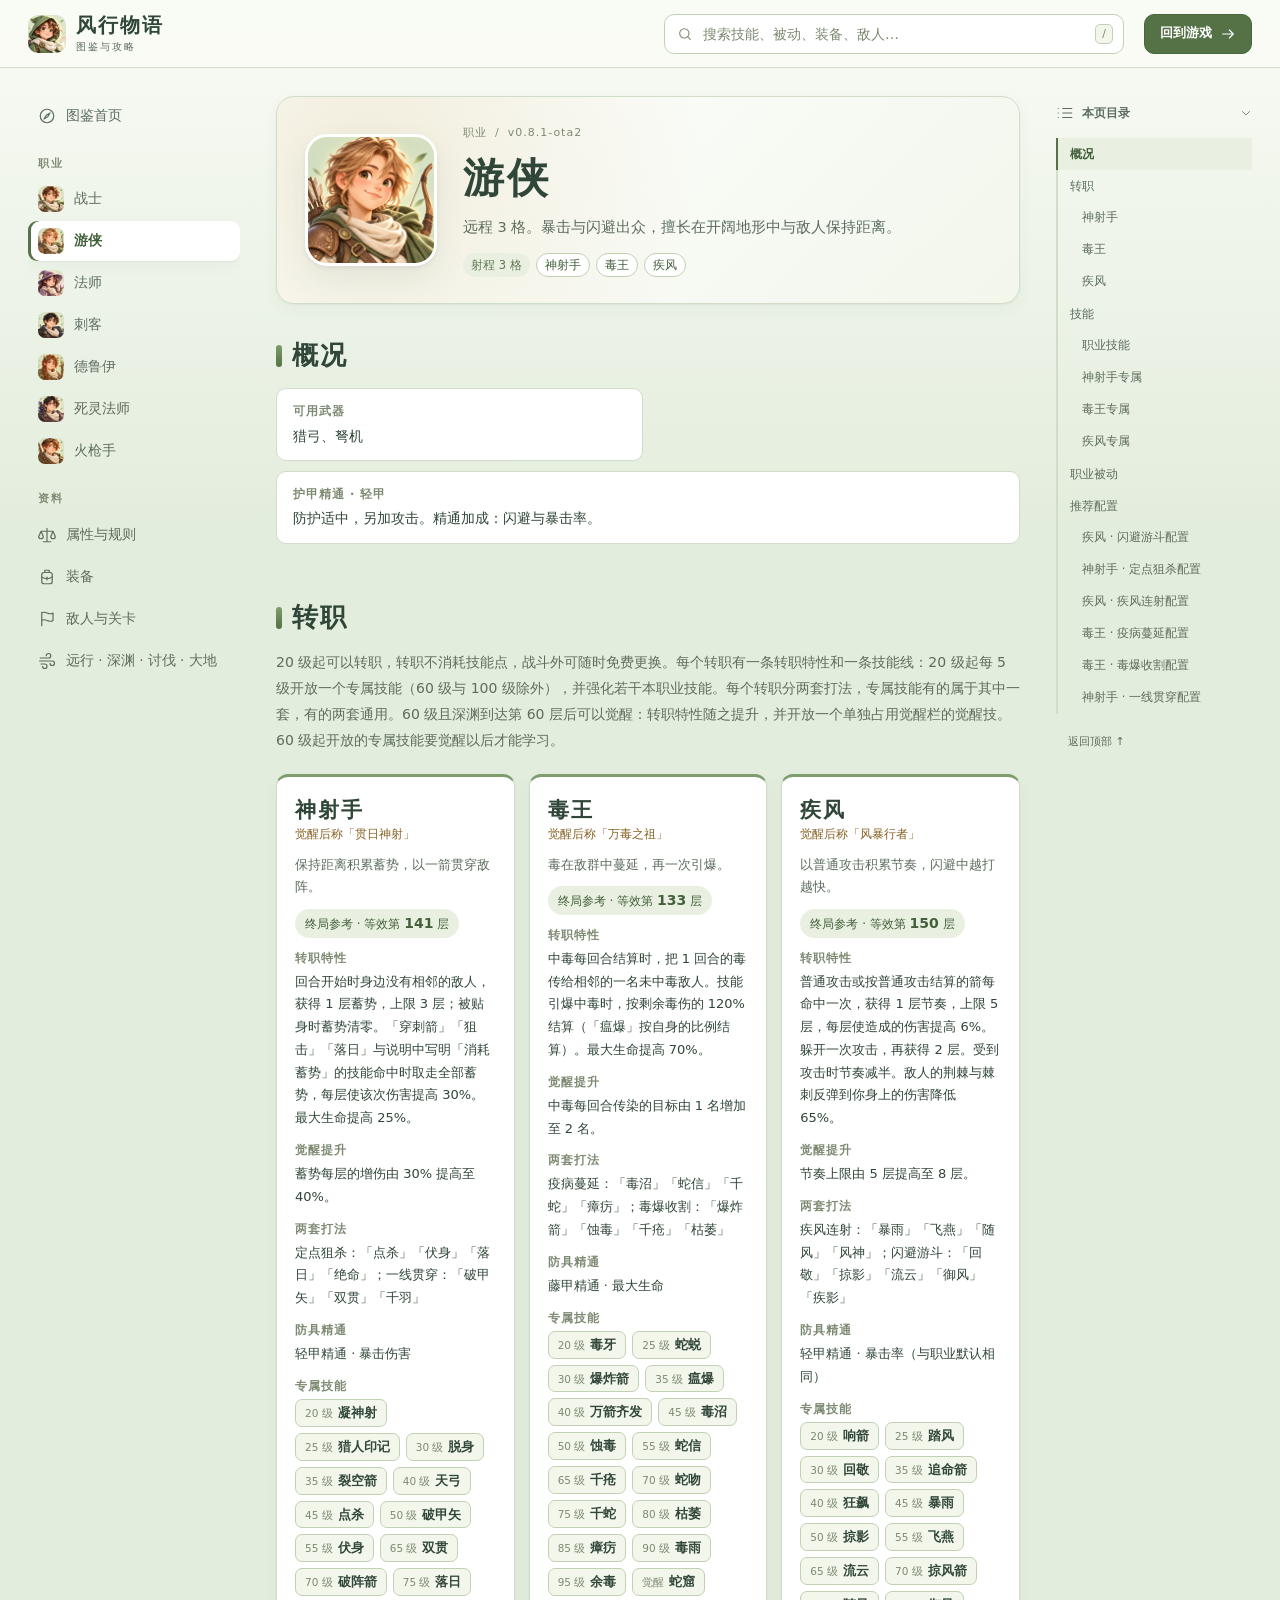
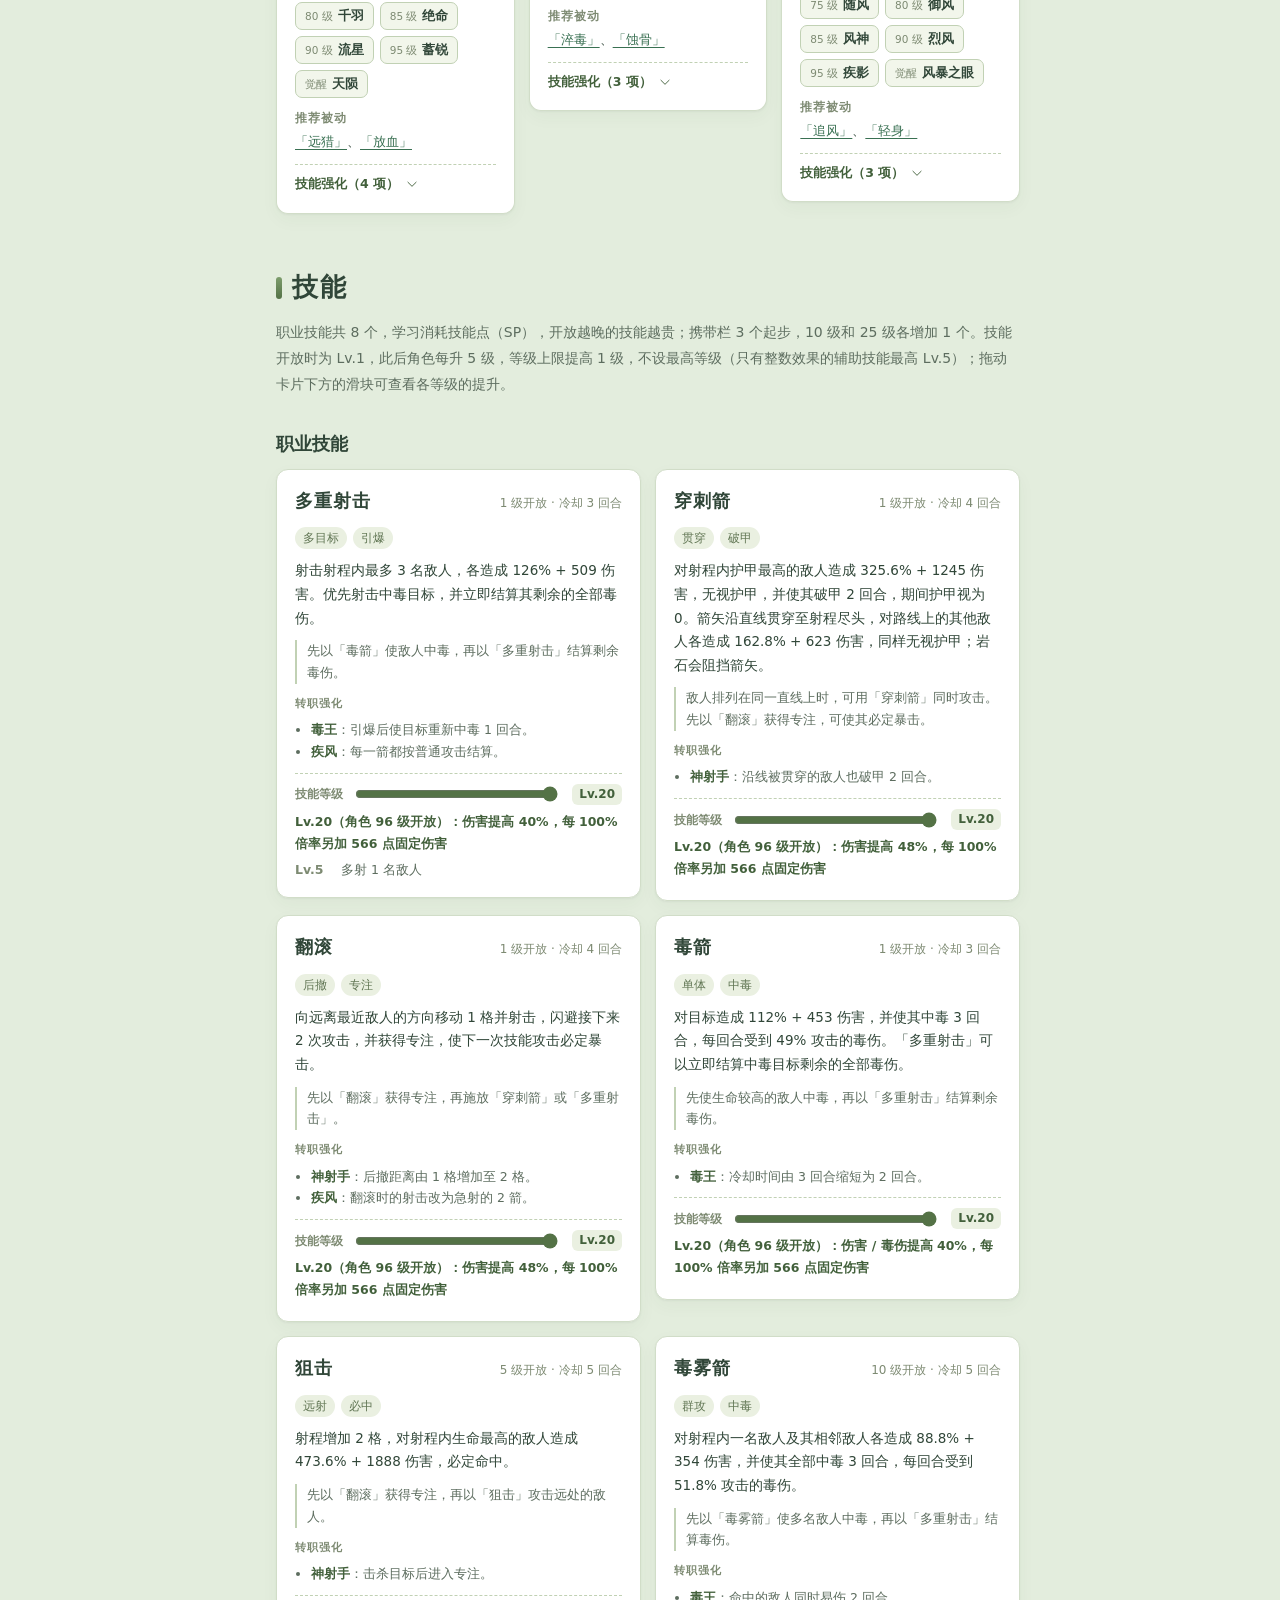
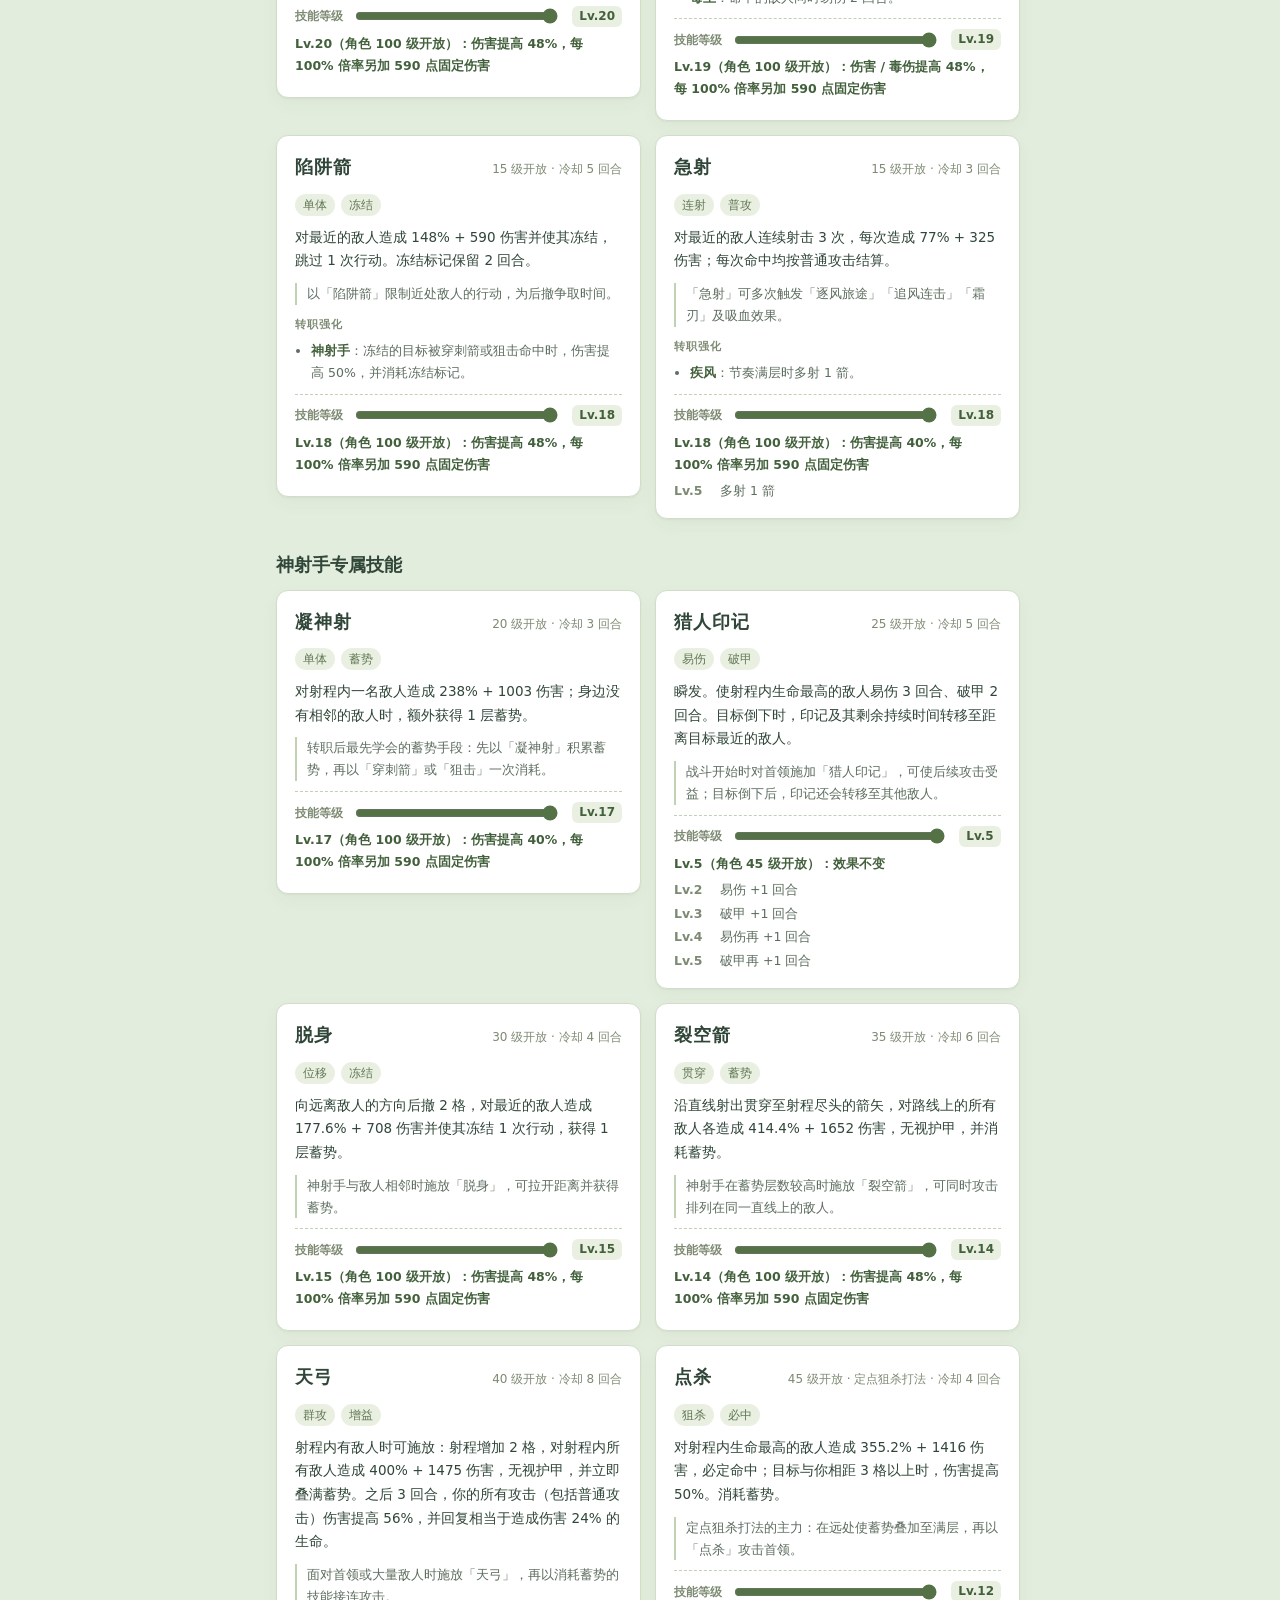
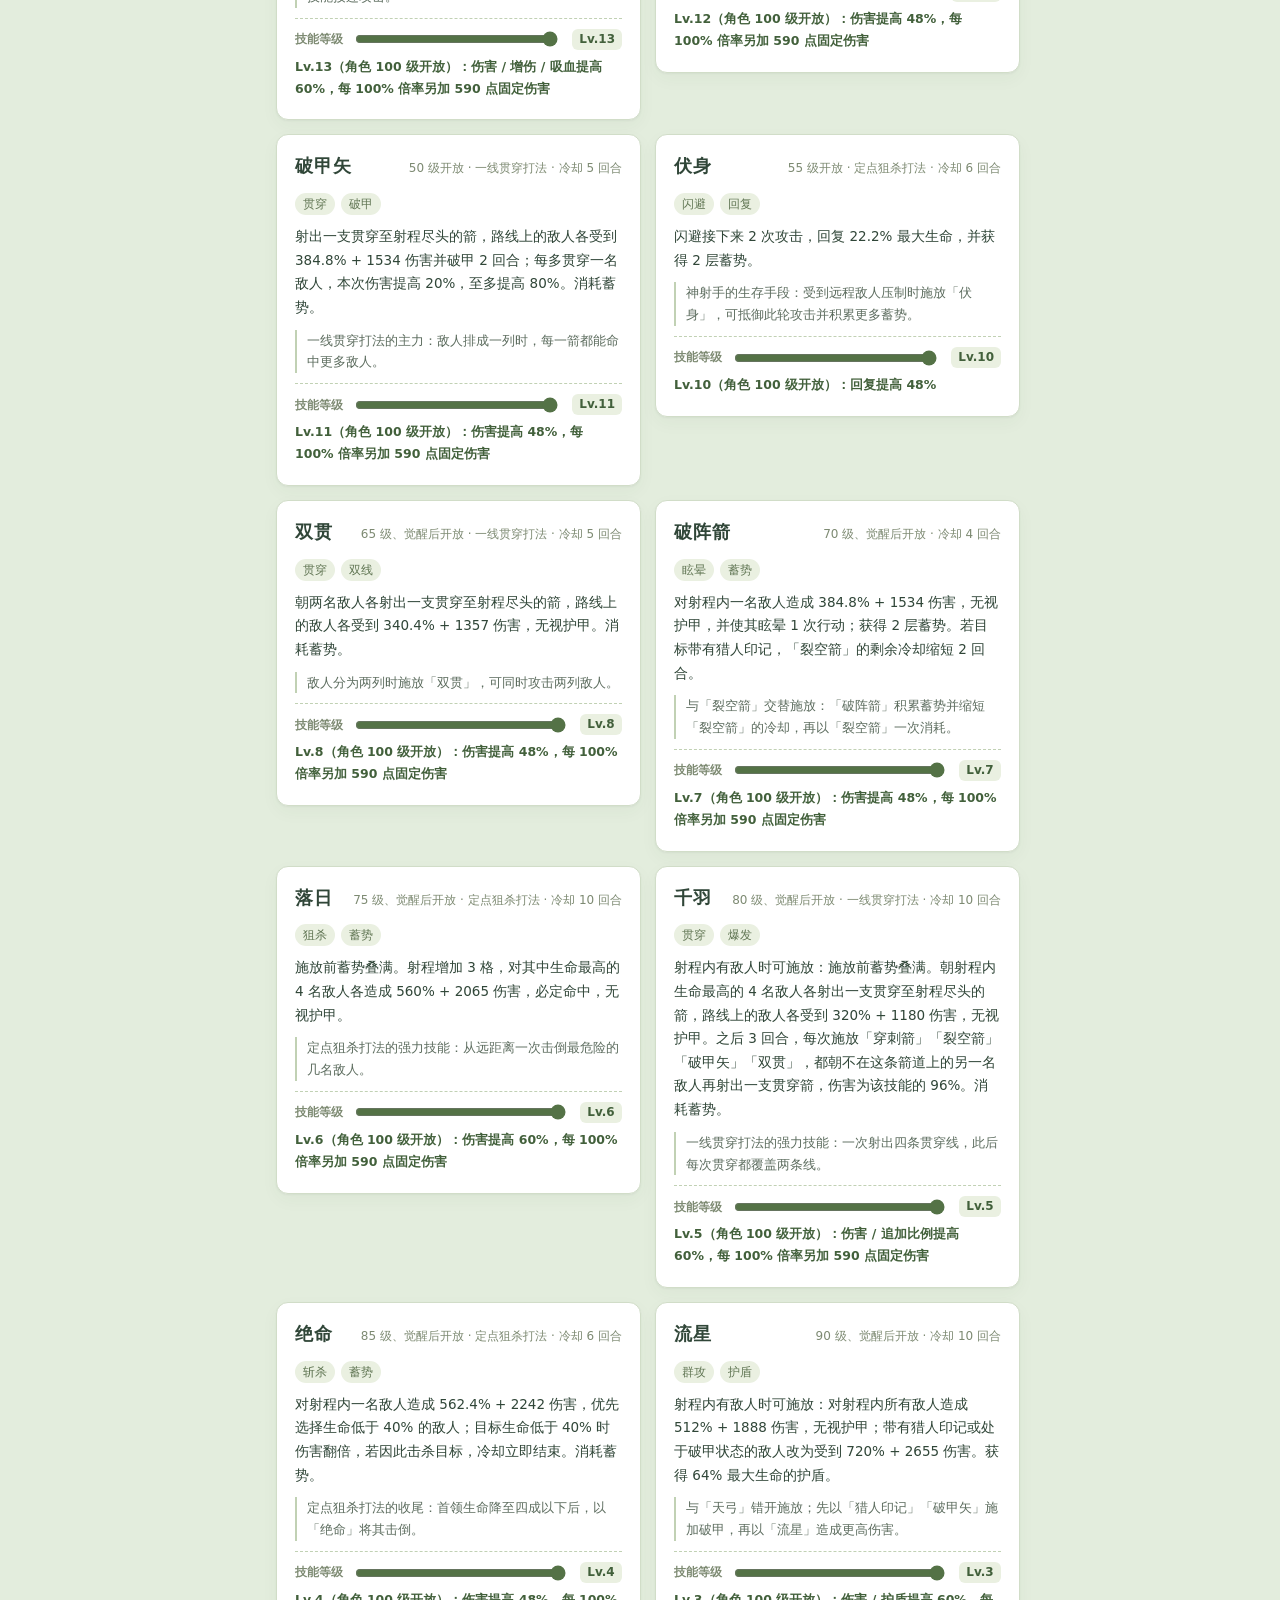
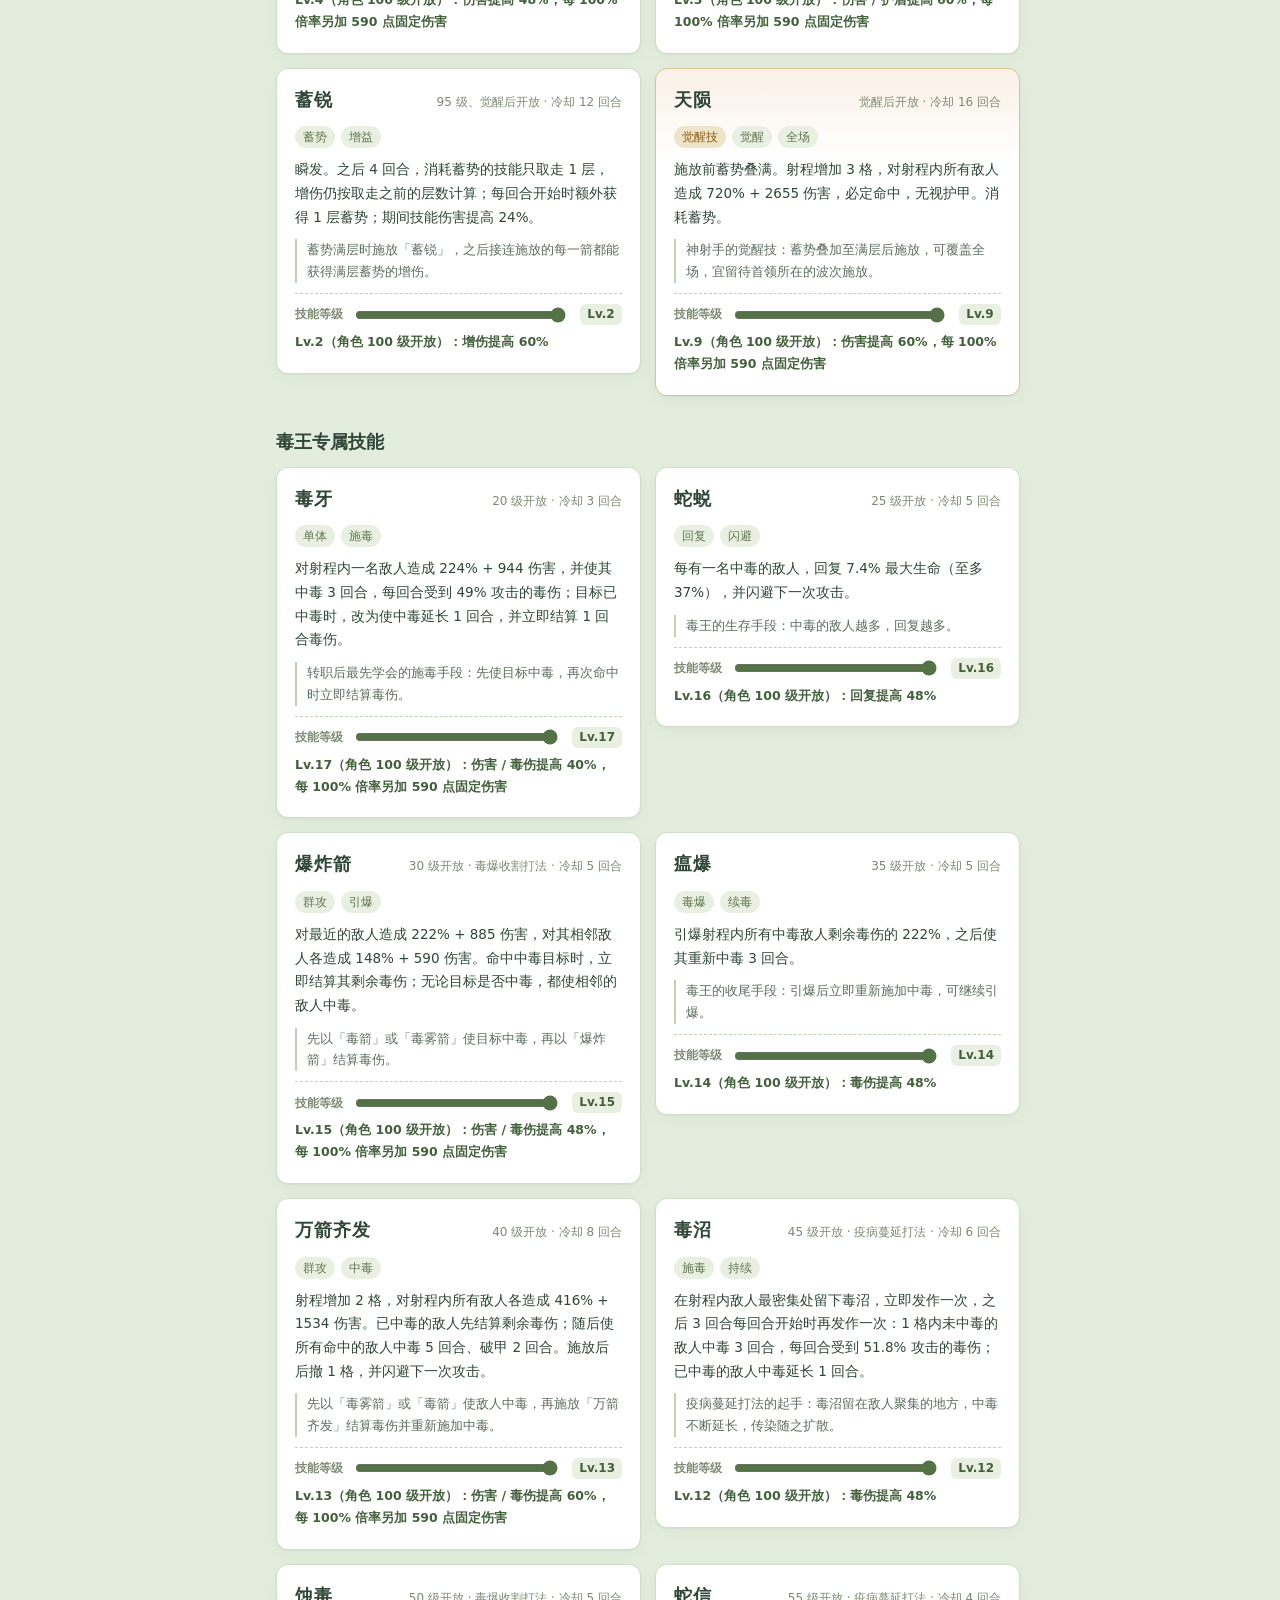
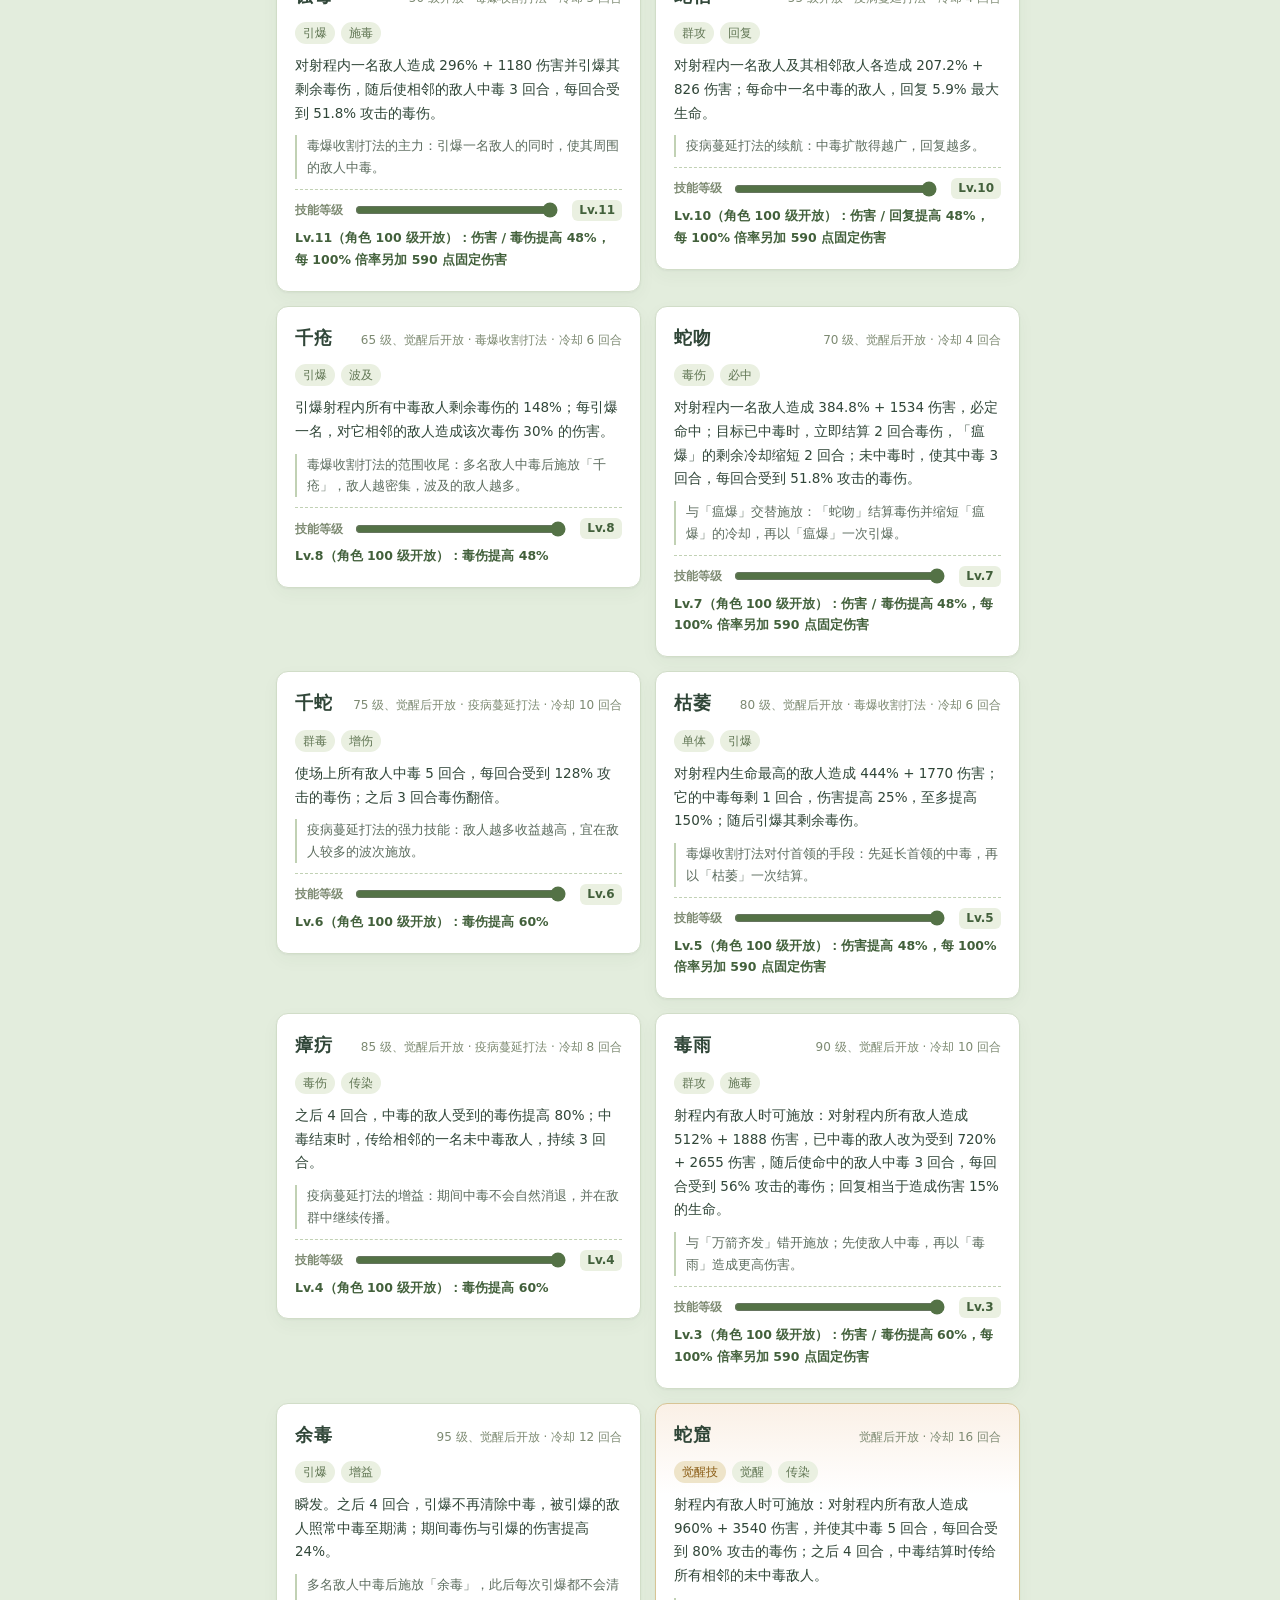
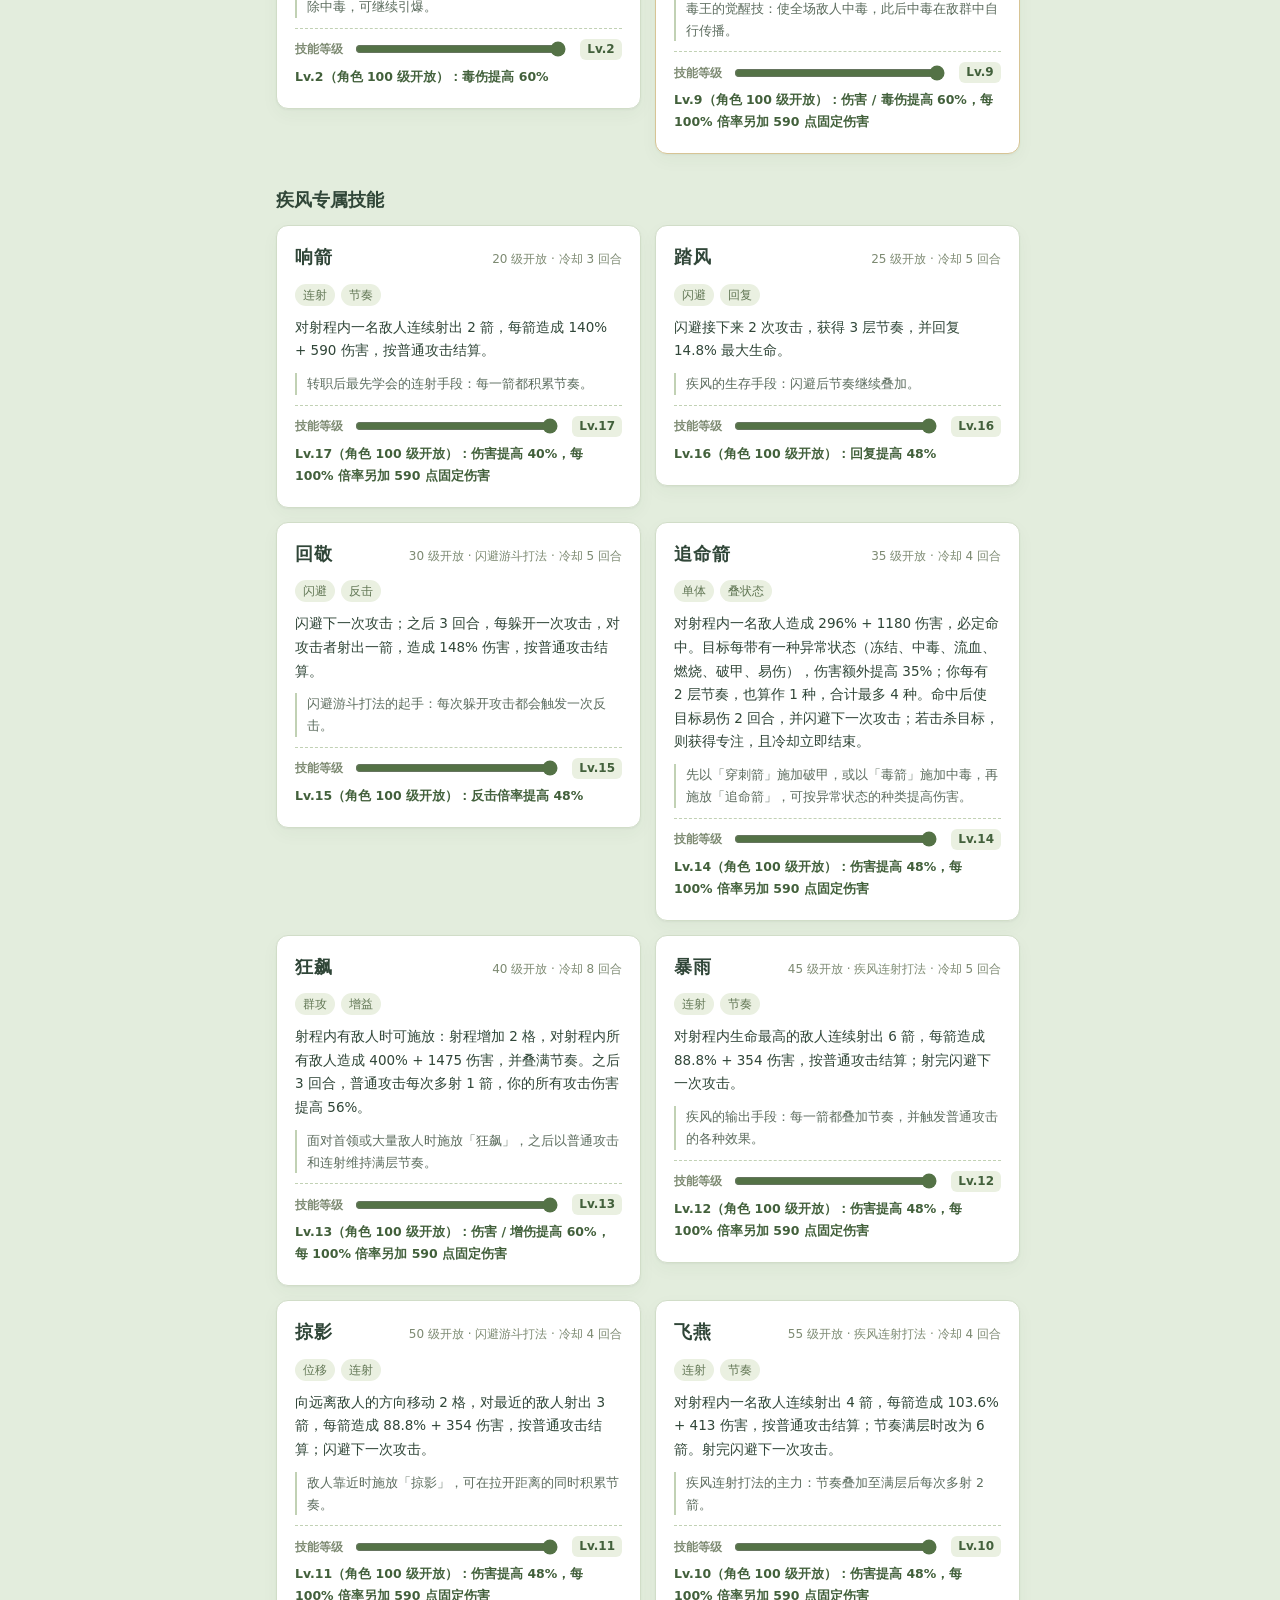
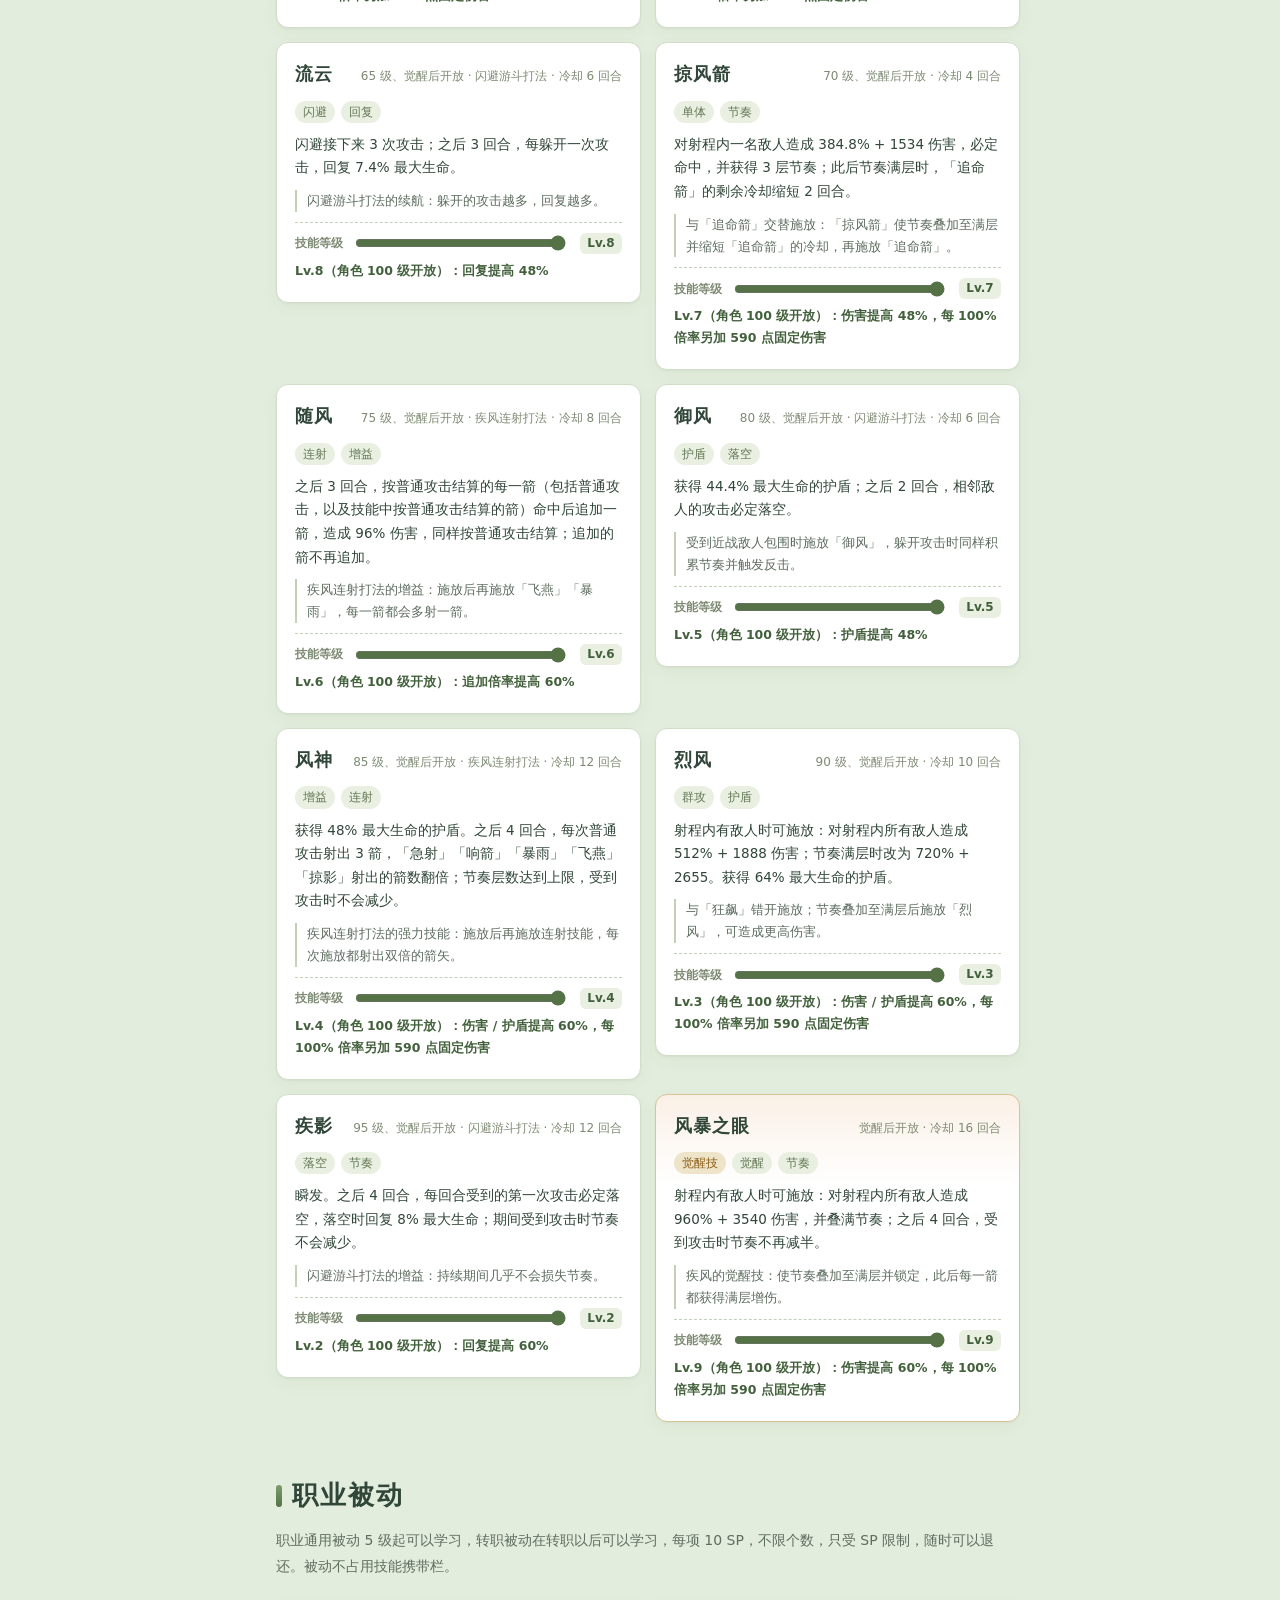
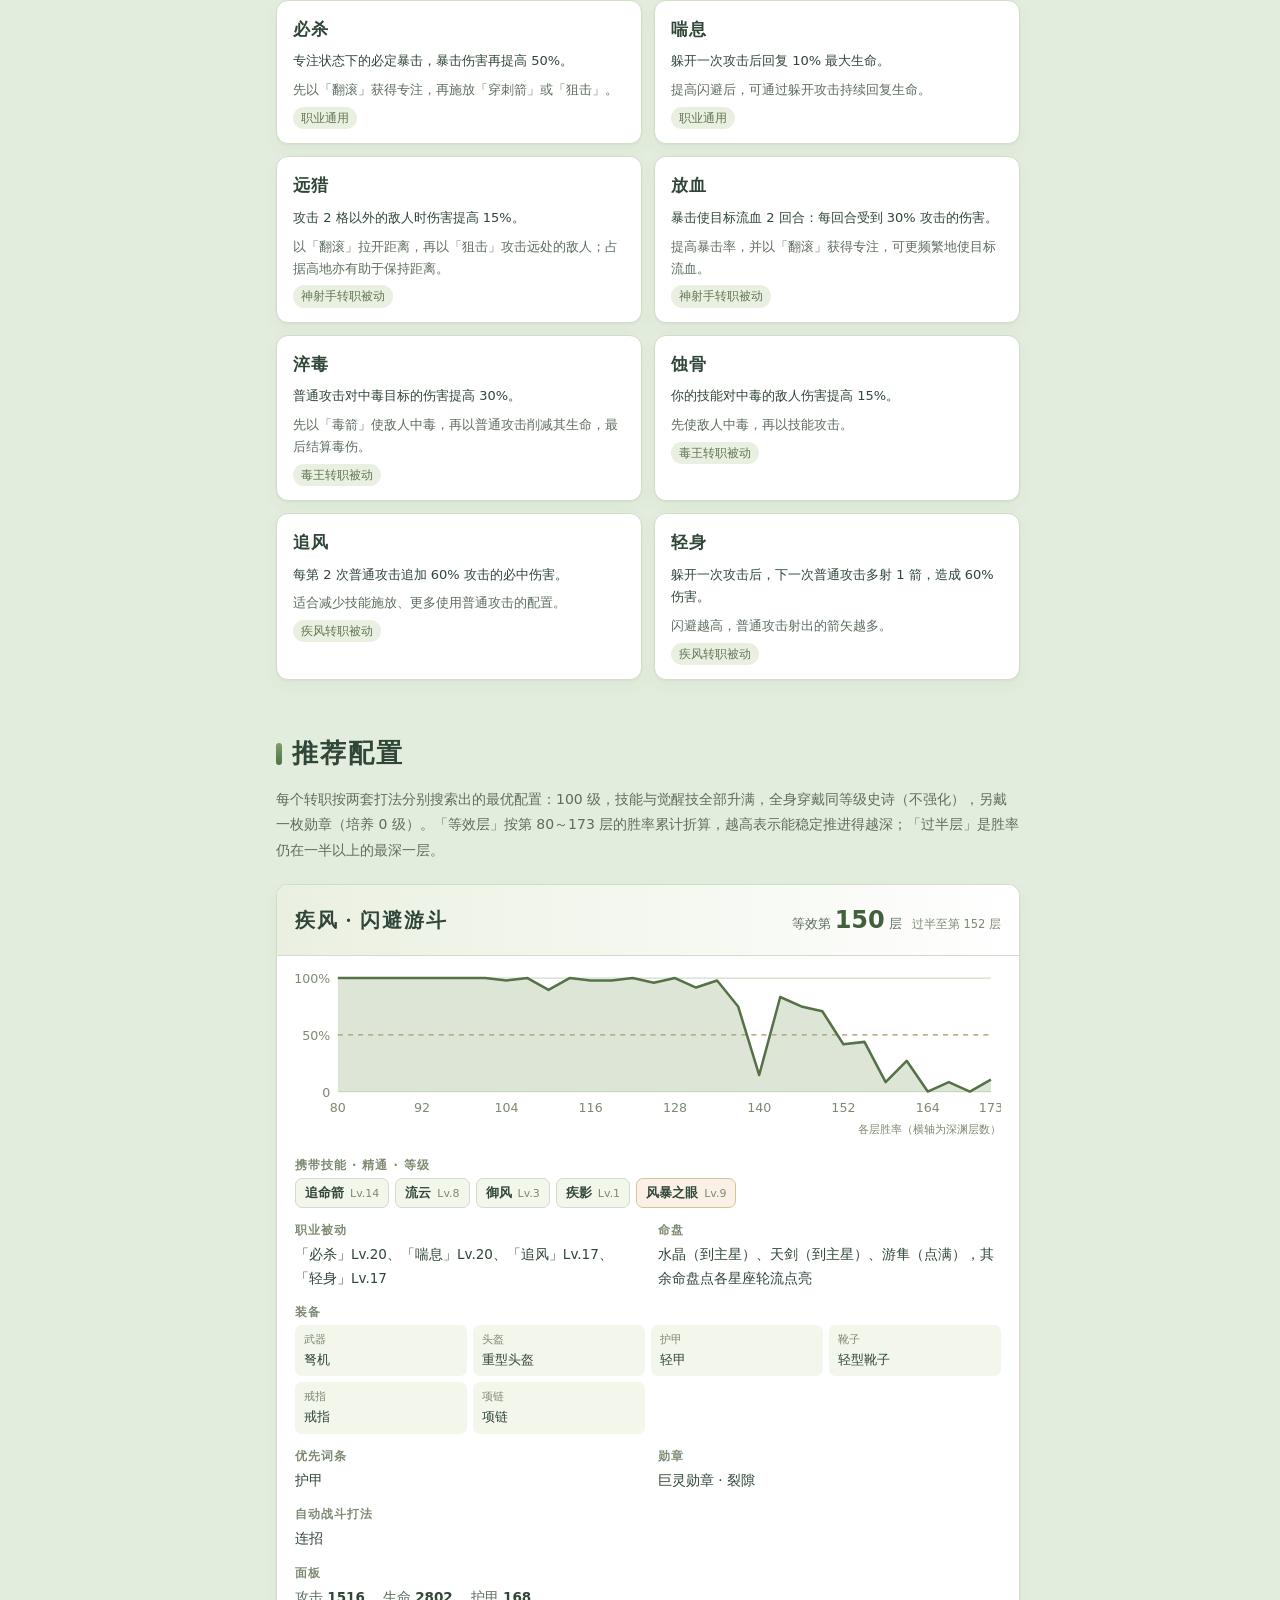
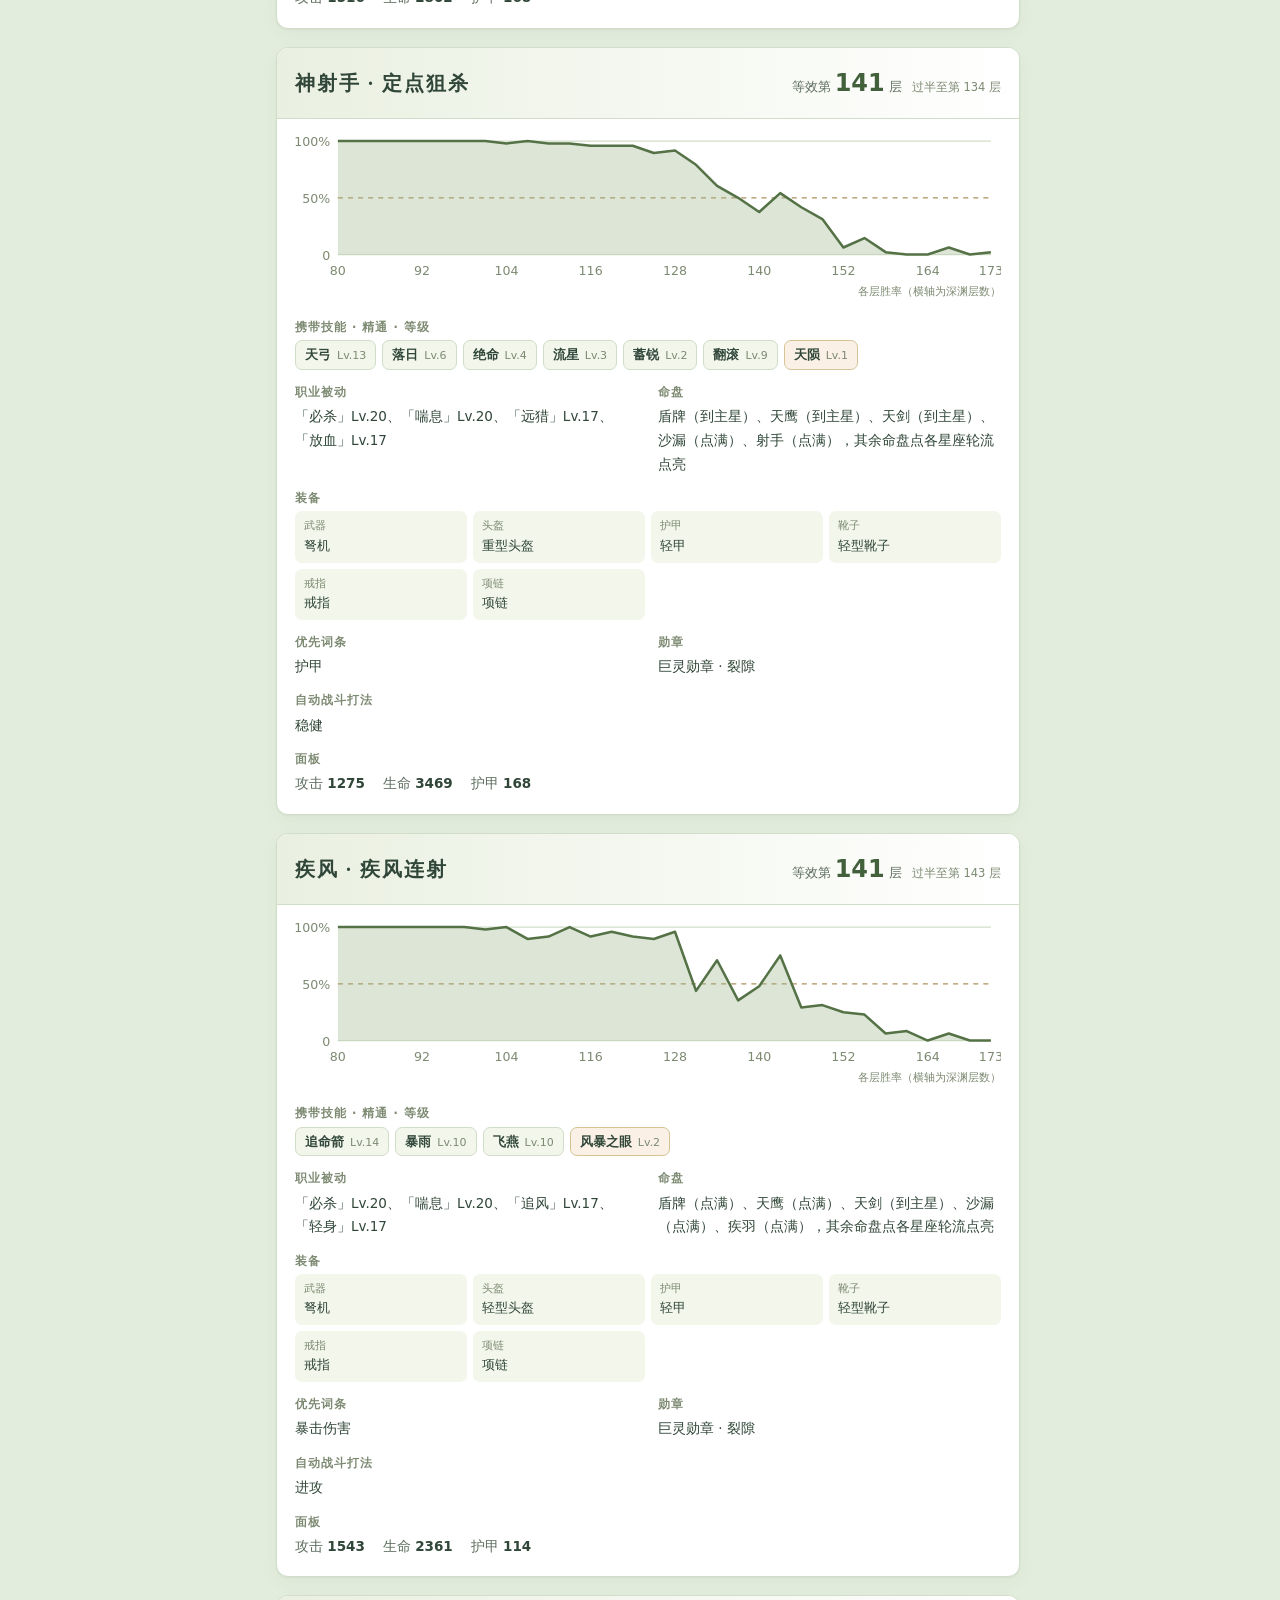
<file: guide/class-ranger.html>
<!doctype html>
<html lang="zh-CN">
<head>
<meta charset="utf-8" />
<meta name="viewport" content="width=device-width, initial-scale=1" />
<meta name="theme-color" content="#f9fbf5" />
<title>游侠 · 风行物语图鉴</title>
<meta name="description" content="远程 3 格。暴击与闪避出众，擅长在开阔地形中与敌人保持距离。" />
<link rel="icon" type="image/png" href="../icons/windward-64.png" />
<style>
:root {
  --surface-page: #e3eddd;
  --surface-hollow: #eaf0e1;
  --surface-sunken: #deead5;
  --surface-soft: #f2f6eb;
  --surface-paper: #f9fbf5;
  --surface-raised: #ffffff;
  --surface-warm: #f1eddc;
  --surface-cool: #e6e9f4;
  --line-soft: #d1ddc8;
  --line-mid: #c1d1b4;
  --line-strong: #b3c39d;
  --ink: #304638;
  --ink-muted: #5d6d5f;
  --ink-soft: #7d8a72;
  --ink-invert: #ffffff;
  --accent-deep: #42603b;
  --accent-edge: #45683f;
  --focus-ring: #718d5e;
  --hero-mark: #3c7167;
  --accent: #547246;
  --accent-mid: #63824e;
  --accent-light: #7d9d6c;
  --accent-pale: #9db68b;
  --mint: #397052;
  --sage-deep: #617654;
  --sage-mid: #879779;
  --gold: #866225;
  --gold-deep: #8a662a;
  --gold-mid: #92713c;
  --gold-light: #ab915c;
  --gold-pale: #b3975a;
  --gold-tint: #eee4c9;
  --gold-bright: #8a5c15;
  --gold-sand: #d7c495;
  --surface-cream: #faf0e6;
  --danger: #a34f3b;
  --boss-ember: #d9722f;
  --boss-blood: #c8324a;
  --clay-soft: #a1634d;
  --info: #3b6983;
  --info-soft: #507a89;
  --abyss-tint: #e3e7f5;
  --abyss-pale: #c9cee3;
  --abyss-line: #b7bdd6;
  --abyss-mid: #7f8cbf;
  --abyss: #4d5a86;
  --abyss-deep: #3f4a75;
  --shade-tint: #ebe7f1;
  --shade: #5a4d70;
  --shade-deep: #3b3150;
  --rarity-common: #52634d;
  --rarity-rare: #356982;
  --rarity-epic: #79549a;
  --rarity-legendary: #a8681c;
  --rarity-trophy: #b23a2e;
  --card-ink: #ece3cb;
  --card-muted: #a9a792;
  --card-value: #f2dfa8;
  --card-plus: #9fd6a4;
  --card-minus: #f08f78;
  --card-sheet-glow: #2c3a31;
  --card-sheet-top: #212c25;
  --card-sheet: #1a221d;
  --card-legend-title: #f4b860;
  --card-trophy-title: #f08a72;
  --socket: #26342c;
  --socket-deep: #1a241e;
  --socket-light: #36493c;
  --icon-halo: #f1e7cc;
  --icon-ink-rose: #a65a44;
  --icon-ink-frost: #4d7f8c;
  --icon-ink-gold: #9a7838;
  --icon-ink-forest: #4e7f58;
  --icon-ink-arcane: #77689a;
  --icon-ink-leather: #9c7150;
  --icon-ink-poison: #7a8048;
  --icon-fill-white: #efe5ca;
  --icon-fill-cream: #e9dcbb;
  --icon-fill-bone: #e8dcc2;
  --board-night: #080b0b;
  --board-sky: #121917;
  --board-brass: #d2b06a;
  --board-route: #f6e6b8;
  --board-str: #e4b860;
  --board-dex: #93c780;
  --board-vit: #ec8e72;
  --board-mid: #d9d2bd;
  --board-spec: #9fc6e6;
  --journey-title: #fbf1d6;
  --journey-label: #d9c79a;
  --journey-muted: #b9b8a6;
  --journey-gold: #f0d79a;
  --journey-plus: #9fd38c;
  --journey-bad: #f2a08e;
  --journey-danger-pale: #f6c9b8;
  --journey-sage-pale: #d9e6c8;
  --journey-ember: #e08a4c;
  --journey-brass-hi: #fbe3a0;
  --journey-brass-lo: #b4862f;
  --journey-on-brass: #2a1e08;
  --journey-rare: #d9a441;
  --journey-parchment-hi: #fffaea;
  --journey-parchment: #e4d6b0;
  --journey-paper-ink: #3a463e;
  --journey-boss-hi: #f6e2d6;
  --journey-boss-lo: #d8b9a6;
  --journey-danger: #a8473a;
  --journey-danger-ink: #8c3a2e;
  --journey-good: #2f5a3a;
  --journey-night-mid: #213328;
  --journey-night: #1a2920;
  --journey-glade-hi: #6b8460;
  --journey-glade: #556e4d;
  --journey-glade-deep: #2a3d2c;
  --hex-void: #060a09;
  --hex-fight: #e6b4ad;
  --hex-elite: #ff8a75;
  --hex-safe: #8fdcc2;
  --hex-arcane: #bda8f5;
  --hex-ice: #b9dcf2;
  --hex-mist-dawn: #2f7d63;
  --hex-mist-moss: #5d7f4a;
  --hex-mist-fog: #2f7f8f;
  --hex-mist-frost: #5b7fb8;
  --hex-mist-ember: #b5502b;
  --hex-mist-ruin: #6f58a8;
}
/* 图鉴站样式。配色全部取游戏定稿色板（:root 由 render.mjs 注入），正文保持纸面阅读感，颜色用于导航、分类与状态。 */
* { box-sizing: border-box; }
:root {
  --header-height: 68px; --reading-offset: 96px;
  --sans: "Segoe UI", "PingFang SC", "Microsoft YaHei", system-ui, sans-serif;
  --serif: "Songti SC", "Noto Serif SC", "SimSun", serif;
  --radius: 12px; --shadow: 0 1px 2px #304a3a0d, 0 6px 18px #304a3a0a; --shadow-lift: 0 2px 4px #304a3a12, 0 14px 32px #304a3a14;
}
html { scroll-behavior: smooth; scroll-padding-top: var(--reading-offset); }
body { margin: 0; background: var(--surface-page); background-image: linear-gradient(180deg, var(--surface-paper) 0, var(--surface-page) 520px); background-repeat: no-repeat; color: var(--ink); font-family: var(--sans); font-size: 15px; line-height: 1.75; -webkit-font-smoothing: antialiased; }
a { color: var(--mint); text-underline-offset: 3px; }
button, summary, a, input { -webkit-tap-highlight-color: transparent; touch-action: manipulation; }
a, summary { transition: background .16s, color .16s, border-color .16s, box-shadow .16s, transform .16s; }
a:focus-visible, summary:focus-visible, input:focus-visible, .table-scroll:focus-visible { outline: 2px solid var(--focus-ring); outline-offset: 3px; }
[tabindex="-1"]:focus { outline: none; }
svg, img { flex-shrink: 0; }
img { display: block; max-width: 100%; }
summary { cursor: pointer; list-style: none; }
summary::-webkit-details-marker { display: none; }
[hidden] { display: none !important; }
.visually-hidden { position: absolute; width: 1px; height: 1px; overflow: hidden; clip: rect(0 0 0 0); white-space: nowrap; }
.skip-link { position: fixed; z-index: 40; left: 16px; top: -80px; padding: 10px 16px; border-radius: 8px; background: var(--accent); color: var(--ink-invert); }
.skip-link:focus { top: 10px; }

/* ---------- 顶栏与搜索 ---------- */
.site-header { position: sticky; top: 0; z-index: 30; height: var(--header-height); border-bottom: 1px solid var(--line-soft); background: color-mix(in srgb, var(--surface-paper) 92%, transparent); backdrop-filter: blur(10px); }
.header-inner { display: flex; align-items: center; gap: 20px; max-width: 1480px; height: 100%; margin: auto; padding: 0 28px; }
.brand { display: inline-flex; align-items: center; gap: 10px; color: var(--ink); text-decoration: none; }
.brand img { border-radius: 10px; }
.brand strong { display: block; font-family: var(--serif); font-size: 20px; font-weight: 600; line-height: 1.3; letter-spacing: 2px; }
.brand small { display: block; color: var(--ink-muted); font-size: 10px; letter-spacing: 2px; }
.site-search { position: relative; flex: 1; max-width: 460px; margin-left: auto; }
.search-box { display: flex; align-items: center; gap: 8px; height: 40px; padding: 0 10px 0 12px; border: 1px solid var(--line-mid); border-radius: 10px; background: var(--surface-raised); color: var(--ink-soft); }
.search-box:focus-within { border-color: var(--accent); box-shadow: 0 0 0 3px color-mix(in srgb, var(--accent) 16%, transparent); }
.search-box input { flex: 1; min-width: 0; height: 100%; border: 0; outline: 0; background: transparent; color: var(--ink); font: inherit; font-size: 14px; }
.search-box input::placeholder { color: var(--ink-soft); }
.search-box input::-webkit-search-cancel-button { display: none; }
kbd { padding: 0 6px; border: 1px solid var(--line-mid); border-radius: 5px; background: var(--surface-soft); color: var(--ink-soft); font: 11px/18px var(--sans); }
.search-results { position: absolute; top: calc(100% + 8px); left: 0; right: 0; max-height: min(70dvh, 480px); padding: 6px; overflow-y: auto; border: 1px solid var(--line-mid); border-radius: 12px; background: var(--surface-raised); box-shadow: var(--shadow-lift); }
.search-results a { display: grid; grid-template-columns: minmax(0, 1fr) auto; align-items: center; gap: 2px 10px; padding: 8px 10px; border-radius: 8px; color: var(--ink); text-decoration: none; }
.search-results a strong { font-size: 14px; }
.search-results a mark { background: var(--gold-tint); color: inherit; border-radius: 2px; }
.search-results a small { grid-column: 1; color: var(--ink-muted); font-size: 12px; }
.search-results a .kind { grid-column: 2; grid-row: 1 / 3; padding: 1px 7px; border-radius: 5px; background: var(--surface-hollow); color: var(--accent-deep); font-size: 11px; }
.search-results a[aria-selected="true"], .search-results a:hover { background: var(--surface-soft); }
.search-empty { margin: 0; padding: 14px 10px; color: var(--ink-muted); font-size: 13px; }
.play-link { display: inline-flex; align-items: center; gap: 8px; min-height: 40px; padding: 7px 15px; border: 1px solid var(--accent-edge); border-radius: 10px; background: var(--accent); color: var(--ink-invert); font-size: 13px; font-weight: 600; text-decoration: none; white-space: nowrap; }
.play-link:hover { background: var(--accent-deep); }

/* ---------- 版面 ---------- */
.docs-layout { display: grid; grid-template-columns: 212px minmax(0, 1fr) 196px; grid-template-areas: "navigation content outline"; align-items: start; gap: 36px; max-width: 1480px; margin: 0 auto; padding: 28px 28px 0; }
.docs-layout.no-toc { grid-template-columns: 212px minmax(0, 1fr); grid-template-areas: "navigation content"; }
.site-sidebar { grid-area: navigation; }
.toc-sidebar { grid-area: outline; }
.site-sidebar, .toc-sidebar { position: sticky; top: calc(var(--header-height) + 24px); min-width: 0; }
.site-nav > summary { display: none; }
.nav-panel { max-height: calc(100dvh - 120px); overflow-y: auto; overscroll-behavior: contain; scrollbar-width: thin; }
.sidebar-label { margin: 18px 10px 6px; color: var(--ink-soft); font-size: 11px; font-weight: 600; letter-spacing: 2px; }
.nav-group { display: grid; gap: 2px; }
.site-nav nav a { display: flex; align-items: center; gap: 10px; min-height: 40px; padding: 6px 10px; border-radius: 9px; color: var(--ink-muted); font-size: 13.5px; text-decoration: none; }
.site-nav nav a img { width: 26px; height: 26px; border-radius: 7px; background: var(--surface-soft); }
.site-nav nav a:hover { color: var(--ink); background: var(--surface-soft); }
.site-nav nav a[aria-current="page"] { color: var(--accent-deep); background: var(--surface-raised); box-shadow: inset 3px 0 var(--accent), var(--shadow); font-weight: 600; }

.page-toc > summary { display: flex; align-items: center; gap: 8px; min-height: 34px; margin-bottom: 8px; color: var(--ink-muted); font-size: 12px; font-weight: 600; }
.page-toc > summary > svg:last-child { width: 12px; margin-left: auto; transform: rotate(90deg); }
.page-toc:not([open]) > summary > svg:last-child { transform: rotate(0); }
.toc-current { display: none; }
.toc-panel { max-height: calc(100dvh - 170px); overflow-y: auto; overscroll-behavior: contain; scrollbar-width: thin; }
.page-toc ol { margin: 0; padding: 0; list-style: none; }
.page-toc nav a { display: flex; align-items: center; min-height: 32px; padding: 5px 9px 5px 12px; border-left: 2px solid var(--line-soft); color: var(--ink-muted); font-size: 12px; line-height: 1.5; text-decoration: none; }
.page-toc nav a > span { min-width: 0; overflow: hidden; white-space: nowrap; text-overflow: ellipsis; }
.page-toc .toc-level-3 a { padding-left: 24px; font-size: 11.5px; }
.page-toc nav a:hover { color: var(--ink); background: var(--surface-soft); }
.page-toc nav a[aria-current="location"] { color: var(--accent-deep); border-color: var(--accent); background: var(--surface-hollow); font-weight: 600; }
.toc-top { display: inline-flex; align-items: center; min-height: 40px; margin: 8px 0 0 12px; color: var(--ink-muted); font-size: 11px; text-decoration: none; }

/* ---------- 正文 ---------- */
.guide-main { grid-area: content; min-width: 0; padding-bottom: 48px; }
.guide-heading { padding: 6px 0 26px; margin-bottom: 30px; border-bottom: 1px solid var(--line-mid); }
.eyebrow { display: flex; align-items: center; gap: 8px; margin: 0 0 10px; color: var(--ink-soft); font-size: 11px; letter-spacing: 1px; }
.eyebrow span { color: var(--sage-mid); }
.guide-heading h1, .class-hero h1, .home-hero h1 { margin: 0; font-family: var(--serif); font-size: clamp(30px, 3.2vw, 42px); font-weight: 600; letter-spacing: 3px; line-height: 1.3; }
.page-description { max-width: 720px; margin: 10px 0 14px; color: var(--ink-muted); font-size: 14.5px; }
.page-meta { display: flex; align-items: center; flex-wrap: wrap; gap: 8px 12px; color: var(--ink-soft); font-size: 11px; }
.version-badge { padding: 1px 7px; border: 1px solid var(--line-soft); border-radius: 5px; background: var(--surface-raised); font-variant-numeric: tabular-nums; }
.guide-article { overflow-wrap: anywhere; }
.guide-article h2 { display: flex; align-items: center; gap: 10px; margin: 56px 0 14px; font-family: var(--serif); font-size: 26px; font-weight: 600; line-height: 1.4; letter-spacing: 2px; }
.guide-article h2::before { content: ""; width: 6px; height: 22px; border-radius: 3px; background: linear-gradient(var(--accent-light), var(--accent)); }
.guide-article > h2:first-child { margin-top: 0; }
.guide-article h3 { margin: 32px 0 12px; font-size: 18px; line-height: 1.5; }
.guide-article h4 { margin: 0; font-size: 16px; }
.lead { max-width: 820px; margin: 0 0 20px; color: var(--ink-muted); font-size: 14px; line-height: 1.85; }
.note { margin: 18px 0 24px; padding: 13px 16px; border: 1px solid var(--line-soft); border-left: 3px solid var(--accent-pale); border-radius: 0 10px 10px 0; background: var(--surface-soft); color: var(--ink-muted); font-size: 13px; line-height: 1.8; }
.note p { margin: 6px 0; }
.note p:first-child { margin-top: 0; }
.note p:last-child { margin-bottom: 0; }
.muted { color: var(--ink-muted); }
.tags { display: flex; flex-wrap: wrap; gap: 6px; margin: 0; }
.tag { display: inline-flex; align-items: center; padding: 1px 8px; border-radius: 999px; background: var(--surface-hollow); color: var(--sage-deep); font-family: var(--sans); font-size: 11.5px; font-weight: 500; line-height: 1.75; white-space: nowrap; }
.tag-danger { background: color-mix(in srgb, var(--danger) 12%, var(--surface-raised)); color: var(--danger); }
.tag-gold { background: var(--gold-tint); color: var(--gold-bright); }
.tag-link { text-decoration: none; background: var(--surface-raised); border: 1px solid var(--line-mid); color: var(--accent-deep); }
.tag-link:hover { border-color: var(--accent); }
code { padding: 2px 6px; border-radius: 5px; background: var(--surface-hollow); font-size: .92em; white-space: normal; }
.block-label { margin: 0 0 6px; color: var(--ink-soft); font-size: 11px; font-weight: 600; letter-spacing: 1px; }

/* ---------- 首页 ---------- */
.home-hero { display: grid; grid-template-columns: minmax(0, 1fr) auto; align-items: center; gap: 28px; margin-bottom: 36px; padding: 30px 32px; border: 1px solid var(--line-soft); border-radius: 18px; background: radial-gradient(circle at 85% 20%, var(--surface-warm), transparent 55%), linear-gradient(135deg, var(--surface-raised), var(--surface-soft)); box-shadow: var(--shadow); }
.home-hint { display: flex; align-items: center; gap: 8px; margin: 0; color: var(--ink-muted); font-size: 13px; }
.home-portraits { display: grid; grid-template-columns: repeat(4, 64px); gap: 8px; }
.home-portraits img { width: 64px; height: 64px; border-radius: 14px; border: 2px solid var(--surface-raised); box-shadow: var(--shadow); background: var(--surface-soft); }
.home-portraits img:nth-child(n+5) { transform: translateX(36px); }
.class-grid { display: grid; grid-template-columns: repeat(auto-fill, minmax(min(100%, 300px), 1fr)); gap: 14px; }
.class-card { display: flex; gap: 14px; padding: 16px; border: 1px solid var(--line-soft); border-radius: var(--radius); background: var(--surface-raised); color: var(--ink); text-decoration: none; box-shadow: var(--shadow); }
.class-card:hover { border-color: var(--accent-pale); box-shadow: var(--shadow-lift); transform: translateY(-2px); }
.class-card img { width: 72px; height: 72px; border-radius: 14px; background: var(--surface-soft); }
.class-card-body { display: flex; flex-direction: column; gap: 6px; min-width: 0; }
.class-card-body strong { font-family: var(--serif); font-size: 19px; letter-spacing: 2px; }
.class-card-body .tags { gap: 4px; }
.class-card-intro { color: var(--ink-muted); font-size: 12.5px; line-height: 1.7; }
.spec-names { display: flex; flex-wrap: wrap; gap: 4px; }
.spec-names span { padding: 0 7px; border: 1px solid var(--line-mid); border-radius: 6px; color: var(--accent-deep); font-size: 11.5px; }
.ref-grid { display: grid; grid-template-columns: repeat(auto-fill, minmax(min(100%, 230px), 1fr)); gap: 12px; }
.ref-card { display: grid; grid-template-columns: minmax(0, 1fr) auto; gap: 4px 10px; padding: 16px; border: 1px solid var(--line-soft); border-radius: var(--radius); background: var(--surface-raised); color: var(--ink); text-decoration: none; box-shadow: var(--shadow); }
.ref-card strong { font-size: 15px; }
.ref-card span { grid-column: 1; color: var(--ink-muted); font-size: 12.5px; line-height: 1.65; }
.ref-card svg { grid-column: 2; grid-row: 1 / 3; align-self: center; color: var(--accent); }
.ref-card:hover { border-color: var(--accent-pale); box-shadow: var(--shadow-lift); }

.strength-chart { display: grid; gap: 4px; padding: 14px 18px; border: 1px solid var(--line-soft); border-radius: var(--radius); background: var(--surface-raised); box-shadow: var(--shadow); }
.strength-group { display: grid; grid-template-columns: 116px minmax(0, 1fr); align-items: center; gap: 12px; padding: 8px 0; border-bottom: 1px solid var(--line-soft); }
.strength-group:last-child { border-bottom: 0; }
.strength-class { display: flex; align-items: center; gap: 8px; color: var(--ink); font-weight: 600; font-size: 13.5px; text-decoration: none; }
.strength-class img { width: 28px; height: 28px; border-radius: 7px; }
.strength-bars { display: grid; gap: 4px; margin: 0; padding: 0; list-style: none; }
.strength-bars li { display: grid; grid-template-columns: 58px minmax(0, 1fr) 34px; align-items: center; gap: 10px; font-size: 12px; }
.strength-label { color: var(--ink-muted); white-space: nowrap; }
.strength-track { height: 10px; border-radius: 5px; background: var(--surface-hollow); overflow: hidden; }
.strength-fill { display: block; height: 100%; border-radius: 5px; background: linear-gradient(90deg, var(--accent-pale), var(--accent)); }
.strength-bars li:first-child .strength-fill { background: linear-gradient(90deg, var(--accent-light), var(--accent-deep)); }
.strength-value { font-variant-numeric: tabular-nums; font-weight: 600; text-align: right; }
.axis-note { margin: 8px 2px 0; color: var(--ink-soft); font-size: 11.5px; }

/* ---------- 职业页 ---------- */
.class-hero { display: flex; align-items: center; gap: 26px; margin-bottom: 34px; padding: 26px 28px; border: 1px solid var(--line-soft); border-radius: 18px; background: radial-gradient(circle at 12% 30%, var(--surface-warm), transparent 50%), linear-gradient(135deg, var(--surface-raised), var(--surface-soft)); box-shadow: var(--shadow); }
.class-hero-portrait { width: 132px; height: 132px; border-radius: 22px; border: 3px solid var(--surface-raised); box-shadow: var(--shadow-lift); background: var(--surface-soft); }
.class-hero .page-description { margin-bottom: 12px; }
.fact-grid { display: grid; grid-template-columns: repeat(2, minmax(0, 1fr)); gap: 10px; margin: 0; }
.fact-grid > div { padding: 12px 16px; border: 1px solid var(--line-soft); border-radius: 10px; background: var(--surface-raised); }
.fact-grid .wide { grid-column: 1 / -1; }
.fact-grid dt, .spec-facts dt, .build-specs dt { margin-bottom: 3px; color: var(--ink-soft); font-size: 11.5px; font-weight: 600; letter-spacing: 1px; }
.fact-grid dd, .spec-facts dd, .build-specs dd { margin: 0; font-size: 13.5px; line-height: 1.75; }

.spec-grid { display: grid; grid-template-columns: repeat(3, minmax(0, 1fr)); gap: 14px; align-items: start; }
.spec-card { display: flex; flex-direction: column; gap: 10px; padding: 18px; border: 1px solid var(--line-soft); border-top: 3px solid var(--accent-light); border-radius: var(--radius); background: var(--surface-raised); box-shadow: var(--shadow); }
.guide-article .spec-card h3 { display: flex; flex-direction: column; margin: 0; font-family: var(--serif); font-size: 21px; letter-spacing: 2px; }
.spec-card h3 small { font-family: var(--sans); color: var(--gold); font-size: 11.5px; font-weight: 500; letter-spacing: 0; }
.spec-pitch { margin: 0; color: var(--ink-muted); font-size: 13px; }
.spec-strength { align-self: flex-start; padding: 2px 10px; border-radius: 999px; background: var(--surface-hollow); color: var(--accent-deep); font-size: 12px; text-decoration: none; }
.spec-strength strong { font-size: 14px; }
.spec-facts { display: grid; gap: 10px; margin: 0; }
.spec-facts dd { font-size: 13px; }
.chips { display: flex; flex-wrap: wrap; gap: 6px; }
.chip { display: inline-flex; align-items: baseline; gap: 5px; padding: 2px 9px; border: 1px solid var(--line-mid); border-radius: 7px; background: var(--surface-soft); color: var(--ink); font-size: 12.5px; font-weight: 600; text-decoration: none; }
.chip small { color: var(--ink-soft); font-size: 10.5px; font-weight: 500; }
.chip:hover { border-color: var(--accent); }
.spec-rewrites { border-top: 1px dashed var(--line-mid); padding-top: 8px; }
.spec-rewrites summary { display: flex; align-items: center; gap: 6px; color: var(--accent-deep); font-size: 12.5px; font-weight: 600; }
.spec-rewrites summary svg { transform: rotate(90deg); }
.spec-rewrites[open] summary svg { transform: rotate(-90deg); }
.spec-rewrites ul { margin: 8px 0 0; padding-left: 18px; color: var(--ink-muted); font-size: 12.5px; }
.spec-rewrites li { margin-bottom: 4px; }

.skill-grid { display: grid; grid-template-columns: repeat(auto-fill, minmax(min(100%, 340px), 1fr)); gap: 14px; align-items: start; }
.skill-card { display: flex; flex-direction: column; gap: 10px; padding: 16px 18px; border: 1px solid var(--line-soft); border-radius: var(--radius); background: var(--surface-raised); box-shadow: var(--shadow); scroll-margin-top: var(--reading-offset); }
.skill-card:target { border-color: var(--accent); box-shadow: 0 0 0 3px color-mix(in srgb, var(--accent) 18%, transparent), var(--shadow); }
.skill-card.is-ascend { border-color: var(--gold-sand); background: linear-gradient(180deg, var(--surface-cream), var(--surface-raised) 90px); }
.skill-card > header { display: flex; align-items: baseline; justify-content: space-between; flex-wrap: wrap; gap: 4px 10px; }
.skill-card h4 { font-family: var(--serif); font-size: 18px; letter-spacing: 1px; }
.skill-meta { color: var(--ink-soft); font-size: 12px; white-space: nowrap; }
.skill-desc { margin: 0; font-size: 13.5px; }
.skill-synergy { margin: 0; padding-left: 10px; border-left: 2px solid var(--line-mid); color: var(--ink-muted); font-size: 12.5px; }
.rewrites ul { margin: 0; padding-left: 16px; color: var(--ink-muted); font-size: 12.5px; }
.rewrites strong { color: var(--accent-deep); }
.skill-levels { padding-top: 10px; border-top: 1px dashed var(--line-mid); }
.level-control { display: flex; align-items: center; gap: 12px; }
.level-control label { display: flex; flex: 1; align-items: center; gap: 10px; color: var(--ink-soft); font-size: 11.5px; font-weight: 600; white-space: nowrap; }
.level-slider { flex: 1; min-width: 0; accent-color: var(--accent); }
.level-value { min-width: 42px; padding: 0 7px; border-radius: 6px; background: var(--surface-hollow); color: var(--accent-deep); font-size: 12px; font-weight: 700; text-align: center; font-variant-numeric: tabular-nums; }
.level-total { margin: 6px 0 4px; color: var(--accent-deep); font-size: 12.5px; font-weight: 600; }
.level-gains { display: grid; gap: 2px; margin: 0; padding: 0; list-style: none; font-size: 12.5px; color: var(--ink-muted); }
.level-gains li { display: grid; grid-template-columns: 40px minmax(0, 1fr); gap: 6px; }
.level-gains b { color: var(--ink-soft); font-weight: 600; font-variant-numeric: tabular-nums; }
.level-gains li.is-locked { opacity: .38; }

.passive-grid { display: grid; grid-template-columns: repeat(auto-fill, minmax(min(100%, 250px), 1fr)); gap: 12px; }
.passive-card { display: flex; flex-direction: column; gap: 6px; padding: 14px 16px; border: 1px solid var(--line-soft); border-radius: var(--radius); background: var(--surface-raised); box-shadow: var(--shadow); }
.passive-card:target { border-color: var(--accent); }
.passive-card h4 { font-family: var(--serif); font-size: 17px; letter-spacing: 1px; }
.passive-card p { margin: 0; font-size: 13px; }
.passive-card p.muted { font-size: 12.5px; }
.passive-card .tag { align-self: flex-start; }

.build-card { margin: 14px 0 18px; border: 1px solid var(--line-soft); border-radius: var(--radius); background: var(--surface-raised); box-shadow: var(--shadow); overflow: hidden; }
.build-card-heading { display: flex; align-items: center; justify-content: space-between; flex-wrap: wrap; gap: 8px; padding: 14px 18px; border-bottom: 1px solid var(--line-soft); background: linear-gradient(90deg, var(--surface-hollow), var(--surface-raised)); }
.guide-article .build-card h3 { margin: 0; font-family: var(--serif); font-size: 20px; letter-spacing: 2px; }
.build-score { display: flex; align-items: baseline; gap: 10px; color: var(--ink-muted); font-size: 12.5px; }
.build-score strong { color: var(--accent-deep); font-size: 24px; font-variant-numeric: tabular-nums; }
.build-score small { color: var(--ink-soft); font-size: 11.5px; }
.curve { margin: 0; padding: 12px 18px 4px; }
.curve svg { display: block; width: 100%; height: auto; }
.curve text { fill: var(--ink-soft); font: 10px var(--sans); }
.curve .grid { stroke: var(--line-soft); stroke-width: 1; }
.curve .half { stroke: var(--gold-light); stroke-width: 1; stroke-dasharray: 4 4; }
.curve .area { fill: color-mix(in srgb, var(--accent-pale) 35%, transparent); }
.curve .line { fill: none; stroke: var(--accent); stroke-width: 2; stroke-linejoin: round; }
.curve figcaption { color: var(--ink-soft); font-size: 11px; text-align: right; }
.build-specs { display: grid; grid-template-columns: repeat(2, minmax(0, 1fr)); gap: 12px 20px; margin: 0; padding: 12px 18px 18px; }
.build-specs .wide { grid-column: 1 / -1; }
.skill-chips { display: flex; flex-wrap: wrap; gap: 6px; margin: 0; padding: 0; list-style: none; }
.skill-chips li { display: inline-flex; align-items: baseline; gap: 6px; padding: 3px 9px; border: 1px solid var(--line-soft); border-radius: 7px; background: var(--surface-soft); }
.skill-chips li.is-ascend { border-color: var(--gold-sand); background: var(--surface-cream); }
.skill-chips strong { font-size: 12.5px; }
.skill-chips small { color: var(--ink-soft); font-size: 11px; }
.gear-list { display: grid; grid-template-columns: repeat(4, minmax(0, 1fr)); gap: 6px; margin: 0; padding: 0; list-style: none; }
.gear-list li { padding: 5px 9px; border-radius: 7px; background: var(--surface-soft); font-size: 13px; }
.gear-list small { display: block; color: var(--ink-soft); font-size: 10.5px; }
.stat-line { display: flex; flex-wrap: wrap; gap: 6px 18px; color: var(--ink-muted); }
.stat-line b { color: var(--ink); font-variant-numeric: tabular-nums; }
.method-note { margin-top: 10px; padding: 0 16px; border: 1px solid var(--line-soft); border-radius: 10px; background: var(--surface-soft); color: var(--ink-muted); font-size: 12.5px; }
.method-note summary { display: flex; align-items: center; gap: 6px; min-height: 44px; color: var(--ink); font-weight: 600; }
.method-note summary svg { margin-left: auto; transform: rotate(90deg); }
.method-note[open] summary svg { transform: rotate(-90deg); }

/* ---------- 资料页 ---------- */
.formula-grid { display: grid; grid-template-columns: repeat(3, minmax(0, 1fr)); gap: 12px; }
.formula { display: flex; flex-direction: column; gap: 8px; padding: 16px; border: 1px solid var(--line-soft); border-radius: var(--radius); background: var(--surface-raised); box-shadow: var(--shadow); }
.formula code { align-self: flex-start; font-size: 13px; }
.formula p { margin: 0; color: var(--ink-muted); font-size: 12.5px; }
.rule-list { display: grid; gap: 8px; margin: 0; padding: 0; list-style: none; }
.rule-list li { position: relative; padding: 10px 14px 10px 32px; border: 1px solid var(--line-soft); border-radius: 10px; background: var(--surface-raised); font-size: 13.5px; }
.rule-list li::before { content: ""; position: absolute; left: 14px; top: 19px; width: 7px; height: 7px; border-radius: 50%; background: var(--accent-light); }
.enemy-name { display: inline-flex; align-items: center; gap: 10px; }
.enemy-name strong { white-space: nowrap; }
.enemy-thumb { width: 40px; height: 40px; border-radius: 9px; object-fit: cover; background: var(--surface-hollow); }
.enemy-thumb.is-empty { display: inline-block; }

.table-scroll { max-width: 100%; margin: 14px 0 24px; overflow-x: auto; overscroll-behavior-x: contain; border: 1px solid var(--line-soft); border-radius: var(--radius); background: var(--surface-raised); box-shadow: var(--shadow); scrollbar-width: thin; }
.data-table { width: 100%; border-collapse: separate; border-spacing: 0; font-size: 13px; line-height: 1.65; }
.data-table th, .data-table td { padding: 11px 13px; border-bottom: 1px solid var(--line-soft); text-align: left; vertical-align: top; }
.data-table th { position: sticky; top: 0; background: var(--surface-soft); color: var(--ink-muted); font-size: 11.5px; font-weight: 600; white-space: nowrap; }
.data-table tbody tr:hover td { background: color-mix(in srgb, var(--surface-soft) 60%, transparent); }
.data-table tr:target td { background: var(--gold-tint); }
.data-table tr:last-child td { border-bottom: 0; }
.data-table .num { text-align: right; font-variant-numeric: tabular-nums; white-space: nowrap; }
.cell-content { min-width: 0; }
.table-hint { display: none; margin: 10px 0 -8px; color: var(--ink-muted); font-size: 11px; }

.page-pagination { display: grid; grid-template-columns: repeat(2, minmax(0, 1fr)); gap: 12px; margin-top: 56px; }
.page-pagination a { display: flex; flex-direction: column; gap: 3px; padding: 14px 16px; border: 1px solid var(--line-soft); border-radius: 10px; background: var(--surface-raised); color: var(--ink); text-decoration: none; }
.page-pagination a:hover { border-color: var(--accent-pale); box-shadow: var(--shadow); }
.page-pagination .next { text-align: right; }
.page-pagination small { color: var(--ink-muted); font-size: 11px; }
.page-pagination span { display: flex; align-items: center; justify-content: space-between; gap: 5px; font-size: 13.5px; font-weight: 600; }
.page-pagination .previous svg { order: -1; transform: rotate(180deg); }
.site-footer { margin-top: 30px; padding-top: 22px; border-top: 1px solid var(--line-soft); color: var(--ink-muted); font-size: 11.5px; }
.site-footer > span { font-family: var(--serif); color: var(--ink); font-size: 14px; letter-spacing: 1px; }
.site-footer p { max-width: 600px; margin: 8px 0; }
.site-footer a { display: inline-flex; align-items: center; gap: 6px; min-height: 40px; text-decoration: none; }

/* ---------- 窄屏 ---------- */
@media (max-width: 1240px) {
  .docs-layout { grid-template-columns: 196px minmax(0, 1fr); grid-template-areas: "navigation content"; }
  .toc-sidebar { display: none; }
  .spec-grid { grid-template-columns: minmax(0, 1fr); }
}
/* 手机与平板：导航和目录收成两个下拉按钮并列，展开后占满整行；正文不被侧栏挤压。 */
@media (max-width: 1000px) {
  :root { --header-height: 60px; --reading-offset: 124px; }
  .header-inner { gap: 12px; padding: 0 18px; }
  .brand small { display: none; }
  .site-search { max-width: none; }
  kbd { display: none; }
  .docs-layout, .docs-layout.no-toc { grid-template-columns: repeat(2, minmax(0, 1fr)); grid-template-areas: "navigation outline" "content content"; gap: 16px 10px; max-width: 900px; padding: 12px 18px 0; }
  .docs-layout.no-toc { grid-template-areas: "navigation navigation" "content content"; }
  .toc-sidebar { display: block; }
  .site-sidebar, .toc-sidebar { top: calc(var(--header-height) + 8px); z-index: 10; }
  .site-nav > summary, .page-toc > summary { display: flex; align-items: center; gap: 8px; min-height: 44px; margin: 0; padding: 9px 12px; border: 1px solid var(--line-mid); border-radius: 10px; background: var(--surface-raised); color: var(--ink); font-size: 12.5px; font-weight: 500; box-shadow: var(--shadow); }
  .site-nav > summary > svg:last-child, .page-toc > summary > svg:last-child { width: 12px; margin-left: auto; transform: rotate(90deg); }
  .site-nav[open] > summary > svg:last-child, .page-toc[open] > summary > svg:last-child { transform: rotate(-90deg); }
  .site-nav[open] > summary, .page-toc[open] > summary { border-color: var(--accent); }
  .nav-panel, .toc-panel { position: absolute; top: calc(100% + 8px); width: calc(200% + 10px); max-height: min(64dvh, 540px); padding: 10px; border: 1px solid var(--line-mid); border-radius: 12px; background: var(--surface-raised); overflow-y: auto; box-shadow: var(--shadow-lift); }
  .no-toc .nav-panel { width: 100%; }
  .nav-panel { left: 0; }
  .toc-panel { right: 0; }
  .nav-group { grid-template-columns: repeat(2, minmax(0, 1fr)); }
  .sidebar-label { margin: 10px 10px 4px; }
  .toc-current { display: block; flex: 1; min-width: 0; overflow: hidden; text-overflow: ellipsis; white-space: nowrap; color: var(--ink-muted); font-size: 10.5px; }
  .home-hero { grid-template-columns: minmax(0, 1fr); padding: 22px; }
  .home-portraits { grid-template-columns: repeat(7, minmax(0, 1fr)); }
  .home-portraits img { width: 100%; height: auto; aspect-ratio: 1; }
  .home-portraits img:nth-child(n+5) { transform: none; }
  .formula-grid { grid-template-columns: minmax(0, 1fr); }
}
@media (max-width: 640px) {
  body { font-size: 14px; }
  .header-inner { padding: 0 12px; gap: 8px; }
  .brand span { display: none; }
  .brand img { width: 34px; height: 34px; }
  .play-link { padding: 7px 10px; font-size: 12px; }
  .play-link svg { display: none; }
  .docs-layout, .docs-layout.no-toc { padding: 10px 14px 0; gap: 14px 8px; }
  .toc-current { display: none; }
  .guide-article h2 { margin-top: 42px; font-size: 22px; }
  .class-hero { flex-direction: column; align-items: flex-start; gap: 14px; padding: 18px; }
  .class-hero-portrait { width: 96px; height: 96px; border-radius: 18px; }
  .fact-grid, .build-specs { grid-template-columns: minmax(0, 1fr); }
  .gear-list { grid-template-columns: repeat(2, minmax(0, 1fr)); }
  .strength-group { grid-template-columns: minmax(0, 1fr); gap: 6px; }
  .skill-card { padding: 14px; }
  .table-hint { display: block; }
  .table-scroll:has(.table-cards) { border: 0; background: transparent; box-shadow: none; overflow: visible; }
  .table-cards { display: block; width: 100%; }
  .table-cards thead { position: absolute; width: 1px; height: 1px; overflow: hidden; clip: rect(0, 0, 0, 0); white-space: nowrap; }
  .table-cards tbody { display: grid; gap: 10px; }
  .table-cards tr { display: block; padding: 10px 14px; border: 1px solid var(--line-soft); border-radius: 10px; background: var(--surface-raised); }
  .table-cards td { display: grid; grid-template-columns: 72px minmax(0, 1fr); gap: 10px; padding: 6px 0; border: 0; font-size: 13px; white-space: normal; text-align: left; }
  .table-cards td.num { white-space: normal; text-align: left; }
  .table-cards td::before { content: attr(data-label); color: var(--ink-muted); font-size: 12px; }
  .table-cards td:first-child { display: block; margin-bottom: 4px; padding: 4px 0 10px; border-bottom: 1px solid var(--line-soft); font-size: 15px; }
  .table-cards td:first-child::before { display: none; }
  .table-compare th, .table-compare td { padding: 9px 10px; font-size: 12px; }
  .page-pagination { gap: 8px; margin-top: 40px; }
}

@media (prefers-reduced-motion: reduce) {
  html { scroll-behavior: auto; }
  a, summary { transition: none; }
  .class-card:hover { transform: none; }
}
@media print {
  .site-header, .site-sidebar, .toc-sidebar, .page-pagination, .skip-link, .level-control { display: none; }
  .docs-layout { display: block; max-width: none; padding: 0; }
  .table-scroll { overflow: visible; box-shadow: none; }
  .guide-article h2, .guide-article h3 { break-after: avoid; }
  .skill-card, .spec-card, .build-card, .table-cards tr { break-inside: avoid; box-shadow: none; }
}

</style>
</head>
<body class="page-class-ranger">
<a class="skip-link" href="#guide-content">跳到正文</a>
<header class="site-header"><div class="header-inner">
  <a class="brand" href="index.html"><img src="../icons/windward-64.png" alt="" width="38" height="38" /><span><strong>风行物语</strong><small>图鉴与攻略</small></span></a>
  <div class="site-search" role="search">
    <label class="search-box"><svg width="16" height="16" viewBox="0 0 24 24" fill="none" stroke="currentColor" stroke-width="1.6" stroke-linecap="round" stroke-linejoin="round" aria-hidden="true"><circle cx="11" cy="11" r="7"/><path d="m20 20-4-4"/></svg><span class="visually-hidden">搜索图鉴</span><input id="guide-search" type="search" placeholder="搜索技能、被动、装备、敌人…" autocomplete="off" spellcheck="false" aria-controls="guide-search-results" aria-expanded="false" /><kbd>/</kbd></label>
    <div class="search-results" id="guide-search-results" role="listbox" aria-label="搜索结果" hidden></div>
  </div>
  <a class="play-link" href="../">回到游戏<svg width="16" height="16" viewBox="0 0 24 24" fill="none" stroke="currentColor" stroke-width="1.6" stroke-linecap="round" stroke-linejoin="round" aria-hidden="true"><path d="M4 12h16m-6-6 6 6-6 6"/></svg></a>
</div></header>
<div class="docs-layout">
  <aside class="site-sidebar"><details class="site-nav" open>
    <summary><svg width="18" height="18" viewBox="0 0 24 24" fill="none" stroke="currentColor" stroke-width="1.6" stroke-linecap="round" stroke-linejoin="round" aria-hidden="true"><circle cx="12" cy="12" r="9"/><path d="m16 8-3 5-5 3 3-5Z"/></svg><span>图鉴导航</span><svg width="14" height="14" viewBox="0 0 24 24" fill="none" stroke="currentColor" stroke-width="1.6" stroke-linecap="round" stroke-linejoin="round" aria-hidden="true"><path d="m9 5 7 7-7 7"/></svg></summary>
    <div class="nav-panel"><nav aria-label="攻略分类"><div class="nav-group"><a href="index.html"><svg width="18" height="18" viewBox="0 0 24 24" fill="none" stroke="currentColor" stroke-width="1.6" stroke-linecap="round" stroke-linejoin="round" aria-hidden="true"><circle cx="12" cy="12" r="9"/><path d="m16 8-3 5-5 3 3-5Z"/></svg><span>图鉴首页</span></a></div><p class="sidebar-label">职业</p><div class="nav-group"><a href="class-warrior.html"><img src="../portraits/warrior.png" alt="" width="26" height="26" loading="lazy" /><span>战士</span></a><a href="class-ranger.html" aria-current="page"><img src="../portraits/ranger.png" alt="" width="26" height="26" loading="lazy" /><span>游侠</span></a><a href="class-mage.html"><img src="../portraits/mage.png" alt="" width="26" height="26" loading="lazy" /><span>法师</span></a><a href="class-assassin.html"><img src="../portraits/assassin.png" alt="" width="26" height="26" loading="lazy" /><span>刺客</span></a><a href="class-druid.html"><img src="../portraits/druid.png" alt="" width="26" height="26" loading="lazy" /><span>德鲁伊</span></a><a href="class-necromancer.html"><img src="../portraits/necromancer.png" alt="" width="26" height="26" loading="lazy" /><span>死灵法师</span></a><a href="class-gunner.html"><img src="../portraits/gunner.png" alt="" width="26" height="26" loading="lazy" /><span>火枪手</span></a></div><p class="sidebar-label">资料</p><div class="nav-group"><a href="rules.html"><svg width="18" height="18" viewBox="0 0 24 24" fill="none" stroke="currentColor" stroke-width="1.6" stroke-linecap="round" stroke-linejoin="round" aria-hidden="true"><path d="M12 3v18M7 21h10M4 7h16M4 7l-3 7a3 3 0 0 0 6 0Zm16 0-3 7a3 3 0 0 0 6 0Z"/></svg><span>属性与规则</span></a><a href="gear.html"><svg width="18" height="18" viewBox="0 0 24 24" fill="none" stroke="currentColor" stroke-width="1.6" stroke-linecap="round" stroke-linejoin="round" aria-hidden="true"><rect x="5" y="6" width="14" height="15" rx="3"/><path d="M9 6V3h6v3M5 12c4 3 10 3 14 0M12 12v4"/></svg><span>装备</span></a><a href="enemies.html"><svg width="18" height="18" viewBox="0 0 24 24" fill="none" stroke="currentColor" stroke-width="1.6" stroke-linecap="round" stroke-linejoin="round" aria-hidden="true"><path d="M5 21V3m0 1c5-4 9 4 15 0v10c-6 4-10-4-15 0"/></svg><span>敌人与关卡</span></a><a href="endgame.html"><svg width="18" height="18" viewBox="0 0 24 24" fill="none" stroke="currentColor" stroke-width="1.6" stroke-linecap="round" stroke-linejoin="round" aria-hidden="true"><path d="M3 8h11a3 3 0 1 0-3-3M2 12h17a3 3 0 1 1-3 3M4 16h5a3 3 0 1 1-3 3"/></svg><span>远行 · 深渊 · 讨伐 · 大地</span></a></div></nav></div>
  </details></aside>
  <aside class="toc-sidebar"><details class="page-toc" open>
    <summary><svg width="18" height="18" viewBox="0 0 24 24" fill="none" stroke="currentColor" stroke-width="1.6" stroke-linecap="round" stroke-linejoin="round" aria-hidden="true"><path d="M9 6h12M9 12h12M9 18h12M3 6h.1M3 12h.1M3 18h.1"/></svg><span>本页目录</span><span class="toc-current" aria-hidden="true"></span><svg width="14" height="14" viewBox="0 0 24 24" fill="none" stroke="currentColor" stroke-width="1.6" stroke-linecap="round" stroke-linejoin="round" aria-hidden="true"><path d="m9 5 7 7-7 7"/></svg></summary>
    <div class="toc-panel"><nav aria-label="本页目录"><ol><li class="toc-level-2"><a href="#overview" data-toc-id="overview" title="概况"><span>概况</span></a></li><li class="toc-level-2"><a href="#specs" data-toc-id="specs" title="转职"><span>转职</span></a></li><li class="toc-level-3"><a href="#spec-marksman" data-toc-id="spec-marksman" title="神射手"><span>神射手</span></a></li><li class="toc-level-3"><a href="#spec-venomlord" data-toc-id="spec-venomlord" title="毒王"><span>毒王</span></a></li><li class="toc-level-3"><a href="#spec-windrunner" data-toc-id="spec-windrunner" title="疾风"><span>疾风</span></a></li><li class="toc-level-2"><a href="#skills" data-toc-id="skills" title="技能"><span>技能</span></a></li><li class="toc-level-3"><a href="#skills-class" data-toc-id="skills-class" title="职业技能"><span>职业技能</span></a></li><li class="toc-level-3"><a href="#skills-marksman" data-toc-id="skills-marksman" title="神射手专属"><span>神射手专属</span></a></li><li class="toc-level-3"><a href="#skills-venomlord" data-toc-id="skills-venomlord" title="毒王专属"><span>毒王专属</span></a></li><li class="toc-level-3"><a href="#skills-windrunner" data-toc-id="skills-windrunner" title="疾风专属"><span>疾风专属</span></a></li><li class="toc-level-2"><a href="#passives" data-toc-id="passives" title="职业被动"><span>职业被动</span></a></li><li class="toc-level-2"><a href="#builds" data-toc-id="builds" title="推荐配置"><span>推荐配置</span></a></li><li class="toc-level-3"><a href="#build-windrunner-1" data-toc-id="build-windrunner-1" title="疾风 · 闪避游斗配置"><span>疾风 · 闪避游斗配置</span></a></li><li class="toc-level-3"><a href="#build-marksman-0" data-toc-id="build-marksman-0" title="神射手 · 定点狙杀配置"><span>神射手 · 定点狙杀配置</span></a></li><li class="toc-level-3"><a href="#build-windrunner-0" data-toc-id="build-windrunner-0" title="疾风 · 疾风连射配置"><span>疾风 · 疾风连射配置</span></a></li><li class="toc-level-3"><a href="#build-venomlord-0" data-toc-id="build-venomlord-0" title="毒王 · 疫病蔓延配置"><span>毒王 · 疫病蔓延配置</span></a></li><li class="toc-level-3"><a href="#build-venomlord-1" data-toc-id="build-venomlord-1" title="毒王 · 毒爆收割配置"><span>毒王 · 毒爆收割配置</span></a></li><li class="toc-level-3"><a href="#build-marksman-1" data-toc-id="build-marksman-1" title="神射手 · 一线贯穿配置"><span>神射手 · 一线贯穿配置</span></a></li></ol></nav><a class="toc-top" href="#guide-content">返回顶部 ↑</a></div>
  </details></aside>
  <main class="guide-main" id="guide-content" tabindex="-1">
    <header class="class-hero">
<img class="class-hero-portrait" src="../portraits/ranger.png" alt="" width="132" height="132" />
<div>
<p class="eyebrow">职业 <span>/</span> v0.8.1-ota2</p>
<h1>游侠</h1>
<p class="page-description">远程 3 格。暴击与闪避出众，擅长在开阔地形中与敌人保持距离。</p>
<p class="tags"><span class="tag">射程 3 格</span><a class="tag tag-link" href="#spec-marksman">神射手</a><a class="tag tag-link" href="#spec-venomlord">毒王</a><a class="tag tag-link" href="#spec-windrunner">疾风</a></p>
</div>
</header>
    <article class="guide-article"><h2 id="overview" tabindex="-1">概况</h2>
<dl class="fact-grid">
<div><dt>可用武器</dt><dd>猎弓、弩机</dd></div>
<div class="wide"><dt>护甲精通 · 轻甲</dt><dd>防护适中，另加攻击。精通加成：闪避与暴击率。</dd></div>

</dl>
<h2 id="specs" tabindex="-1">转职</h2>
<p class="lead">20 级起可以转职，转职不消耗技能点，战斗外可随时免费更换。每个转职有一条转职特性和一条技能线：20 级起每 5 级开放一个专属技能（60 级与 100 级除外），并强化若干本职业技能。每个转职分两套打法，专属技能有的属于其中一套，有的两套通用。60 级且深渊到达第 60 层后可以觉醒：转职特性随之提升，并开放一个单独占用觉醒栏的觉醒技。60 级起开放的专属技能要觉醒以后才能学习。</p>
<div class="spec-grid"><section class="spec-card">
<h3 id="spec-marksman" data-toc-label="神射手" tabindex="-1">神射手<small>觉醒后称「贯日神射」</small></h3>
<p class="spec-pitch">保持距离积累蓄势，以一箭贯穿敌阵。</p>
<a class="spec-strength" href="#build-marksman-0">终局参考 · 等效第 <strong>141</strong> 层</a>
<dl class="spec-facts">
<div><dt>转职特性</dt><dd>回合开始时身边没有相邻的敌人，获得 1 层蓄势，上限 3 层；被贴身时蓄势清零。「穿刺箭」「狙击」「落日」与说明中写明「消耗蓄势」的技能命中时取走全部蓄势，每层使该次伤害提高 30%。最大生命提高 25%。</dd></div>
<div><dt>觉醒提升</dt><dd>蓄势每层的增伤由 30% 提高至 40%。</dd></div>

<div><dt>两套打法</dt><dd>定点狙杀：「点杀」「伏身」「落日」「绝命」；一线贯穿：「破甲矢」「双贯」「千羽」</dd></div>
<div><dt>防具精通</dt><dd>轻甲精通 · 暴击伤害</dd></div>
<div><dt>专属技能</dt><dd class="chips"><a class="chip" href="#skill-focusShot"><small>20 级</small>凝神射</a><a class="chip" href="#skill-mark"><small>25 级</small>猎人印记</a><a class="chip" href="#skill-disengage"><small>30 级</small>脱身</a><a class="chip" href="#skill-skyPierce"><small>35 级</small>裂空箭</a><a class="chip" href="#skill-skyBow"><small>40 级</small>天弓</a><a class="chip" href="#skill-pinpoint"><small>45 级</small>点杀</a><a class="chip" href="#skill-sunderBolt"><small>50 级</small>破甲矢</a><a class="chip" href="#skill-ambushShot"><small>55 级</small>伏身</a><a class="chip" href="#skill-twinPierce"><small>65 级</small>双贯</a><a class="chip" href="#skill-breakArrow"><small>70 级</small>破阵箭</a><a class="chip" href="#skill-sunset"><small>75 级</small>落日</a><a class="chip" href="#skill-thousandFeathers"><small>80 级</small>千羽</a><a class="chip" href="#skill-finalShot"><small>85 级</small>绝命</a><a class="chip" href="#skill-shootingStar"><small>90 级</small>流星</a><a class="chip" href="#skill-bullseye"><small>95 级</small>蓄锐</a><a class="chip" href="#skill-skyFall"><small>觉醒</small>天陨</a></dd></div>
<div><dt>推荐被动</dt><dd><a href="#passive-ranger-kiting">「远猎」</a>、<a href="#passive-ranger-hemorrhage">「放血」</a></dd></div>
</dl>
<details class="spec-rewrites"><summary>技能强化（4 项）<svg width="14" height="14" viewBox="0 0 24 24" fill="none" stroke="currentColor" stroke-width="1.6" stroke-linecap="round" stroke-linejoin="round" aria-hidden="true"><path d="m9 5 7 7-7 7"/></svg></summary><ul><li><a href="#skill-pierce">「穿刺箭」</a>沿线被贯穿的敌人也破甲 2 回合。</li><li><a href="#skill-snipe">「狙击」</a>击杀目标后进入专注。</li><li><a href="#skill-roll">「翻滚」</a>后撤距离由 1 格增加至 2 格。</li><li><a href="#skill-trap">「陷阱箭」</a>冻结的目标被穿刺箭或狙击命中时，伤害提高 50%，并消耗冻结标记。</li></ul></details>
</section>
<section class="spec-card">
<h3 id="spec-venomlord" data-toc-label="毒王" tabindex="-1">毒王<small>觉醒后称「万毒之祖」</small></h3>
<p class="spec-pitch">毒在敌群中蔓延，再一次引爆。</p>
<a class="spec-strength" href="#build-venomlord-0">终局参考 · 等效第 <strong>133</strong> 层</a>
<dl class="spec-facts">
<div><dt>转职特性</dt><dd>中毒每回合结算时，把 1 回合的毒传给相邻的一名未中毒敌人。技能引爆中毒时，按剩余毒伤的 120% 结算（「瘟爆」按自身的比例结算）。最大生命提高 70%。</dd></div>
<div><dt>觉醒提升</dt><dd>中毒每回合传染的目标由 1 名增加至 2 名。</dd></div>

<div><dt>两套打法</dt><dd>疫病蔓延：「毒沼」「蛇信」「千蛇」「瘴疠」；毒爆收割：「爆炸箭」「蚀毒」「千疮」「枯萎」</dd></div>
<div><dt>防具精通</dt><dd>藤甲精通 · 最大生命</dd></div>
<div><dt>专属技能</dt><dd class="chips"><a class="chip" href="#skill-venomFang"><small>20 级</small>毒牙</a><a class="chip" href="#skill-snakeShed"><small>25 级</small>蛇蜕</a><a class="chip" href="#skill-explosiveArrow"><small>30 级</small>爆炸箭</a><a class="chip" href="#skill-plagueArrow"><small>35 级</small>瘟爆</a><a class="chip" href="#skill-arrowStorm"><small>40 级</small>万箭齐发</a><a class="chip" href="#skill-toxicBog"><small>45 级</small>毒沼</a><a class="chip" href="#skill-corrode"><small>50 级</small>蚀毒</a><a class="chip" href="#skill-snakeTongue"><small>55 级</small>蛇信</a><a class="chip" href="#skill-thousandWounds"><small>65 级</small>千疮</a><a class="chip" href="#skill-snakeKiss"><small>70 级</small>蛇吻</a><a class="chip" href="#skill-thousandSnakes"><small>75 级</small>千蛇</a><a class="chip" href="#skill-wither"><small>80 级</small>枯萎</a><a class="chip" href="#skill-plagueMist"><small>85 级</small>瘴疠</a><a class="chip" href="#skill-venomRain"><small>90 级</small>毒雨</a><a class="chip" href="#skill-virulence"><small>95 级</small>余毒</a><a class="chip" href="#skill-snakeNest"><small>觉醒</small>蛇窟</a></dd></div>
<div><dt>推荐被动</dt><dd><a href="#passive-ranger-venomEdge">「淬毒」</a>、<a href="#passive-ranger-venomGland">「蚀骨」</a></dd></div>
</dl>
<details class="spec-rewrites"><summary>技能强化（3 项）<svg width="14" height="14" viewBox="0 0 24 24" fill="none" stroke="currentColor" stroke-width="1.6" stroke-linecap="round" stroke-linejoin="round" aria-hidden="true"><path d="m9 5 7 7-7 7"/></svg></summary><ul><li><a href="#skill-poison">「毒箭」</a>冷却时间由 3 回合缩短为 2 回合。</li><li><a href="#skill-venom">「毒雾箭」</a>命中的敌人同时易伤 2 回合。</li><li><a href="#skill-multishot">「多重射击」</a>引爆后使目标重新中毒 1 回合。</li></ul></details>
</section>
<section class="spec-card">
<h3 id="spec-windrunner" data-toc-label="疾风" tabindex="-1">疾风<small>觉醒后称「风暴行者」</small></h3>
<p class="spec-pitch">以普通攻击积累节奏，闪避中越打越快。</p>
<a class="spec-strength" href="#build-windrunner-1">终局参考 · 等效第 <strong>150</strong> 层</a>
<dl class="spec-facts">
<div><dt>转职特性</dt><dd>普通攻击或按普通攻击结算的箭每命中一次，获得 1 层节奏，上限 5 层，每层使造成的伤害提高 6%。躲开一次攻击，再获得 2 层。受到攻击时节奏减半。敌人的荆棘与棘刺反弹到你身上的伤害降低 65%。</dd></div>
<div><dt>觉醒提升</dt><dd>节奏上限由 5 层提高至 8 层。</dd></div>

<div><dt>两套打法</dt><dd>疾风连射：「暴雨」「飞燕」「随风」「风神」；闪避游斗：「回敬」「掠影」「流云」「御风」「疾影」</dd></div>
<div><dt>防具精通</dt><dd>轻甲精通 · 暴击率（与职业默认相同）</dd></div>
<div><dt>专属技能</dt><dd class="chips"><a class="chip" href="#skill-windHowl"><small>20 级</small>响箭</a><a class="chip" href="#skill-windStep"><small>25 级</small>踏风</a><a class="chip" href="#skill-featherGuard"><small>30 级</small>回敬</a><a class="chip" href="#skill-deathArrow"><small>35 级</small>追命箭</a><a class="chip" href="#skill-galeStorm"><small>40 级</small>狂飙</a><a class="chip" href="#skill-stormArrow"><small>45 级</small>暴雨</a><a class="chip" href="#skill-shadowSkim"><small>50 级</small>掠影</a><a class="chip" href="#skill-swiftRain"><small>55 级</small>飞燕</a><a class="chip" href="#skill-driftCloud"><small>65 级</small>流云</a><a class="chip" href="#skill-skimArrow"><small>70 级</small>掠风箭</a><a class="chip" href="#skill-windWhisper"><small>75 级</small>随风</a><a class="chip" href="#skill-windWard"><small>80 级</small>御风</a><a class="chip" href="#skill-windGod"><small>85 级</small>风神</a><a class="chip" href="#skill-fierceWind"><small>90 级</small>烈风</a><a class="chip" href="#skill-phantomStep"><small>95 级</small>疾影</a><a class="chip" href="#skill-stormEye"><small>觉醒</small>风暴之眼</a></dd></div>
<div><dt>推荐被动</dt><dd><a href="#passive-ranger-windChase">「追风」</a>、<a href="#passive-ranger-lightStep">「轻身」</a></dd></div>
</dl>
<details class="spec-rewrites"><summary>技能强化（3 项）<svg width="14" height="14" viewBox="0 0 24 24" fill="none" stroke="currentColor" stroke-width="1.6" stroke-linecap="round" stroke-linejoin="round" aria-hidden="true"><path d="m9 5 7 7-7 7"/></svg></summary><ul><li><a href="#skill-rapidFire">「急射」</a>节奏满层时多射 1 箭。</li><li><a href="#skill-roll">「翻滚」</a>翻滚时的射击改为急射的 2 箭。</li><li><a href="#skill-multishot">「多重射击」</a>每一箭都按普通攻击结算。</li></ul></details>
</section></div>
<h2 id="skills" tabindex="-1">技能</h2>
<p class="lead">职业技能共 8 个，学习消耗技能点（SP），开放越晚的技能越贵；携带栏 3 个起步，10 级和 25 级各增加 1 个。技能开放时为 Lv.1，此后角色每升 5 级，等级上限提高 1 级，不设最高等级（只有整数效果的辅助技能最高 Lv.5）；拖动卡片下方的滑块可查看各等级的提升。</p>
<h3 id="skills-class" data-toc-label="职业技能" tabindex="-1">职业技能</h3>
<div class="skill-grid"><article class="skill-card" id="skill-multishot">
<header><h4>多重射击</h4><span class="skill-meta">1 级开放 · 冷却 3 回合</span></header>
<p class="tags"><span class="tag">多目标</span><span class="tag">引爆</span></p>
<p class="skill-desc" data-template="射击射程内最多 3 名敌人，各造成 {d90} 伤害。优先射击中毒目标，并立即结算其剩余的全部毒伤。">射击射程内最多 3 名敌人，各造成 126% + 509 伤害。优先射击中毒目标，并立即结算其剩余的全部毒伤。</p>
<p class="skill-synergy">先以「毒箭」使敌人中毒，再以「多重射击」结算剩余毒伤。</p>
<div class="rewrites"><p class="block-label">转职强化</p><ul><li><strong>毒王</strong>：引爆后使目标重新中毒 1 回合。</li><li><strong>疾风</strong>：每一箭都按普通攻击结算。</li></ul></div>
<div class="skill-levels" data-rate="0.021052631578947368" data-scaling="伤害" data-open="1" data-step="5" data-fixed="5.9">
<div class="level-control"><label><span>技能等级</span><input class="level-slider" type="range" min="1" max="20" value="20" step="1" aria-label="多重射击的技能等级" /></label><output class="level-value">Lv.20</output></div>
<p class="level-total">Lv.20（角色 96 级开放）：伤害提高 40%，每 100% 倍率另加 566 点固定伤害</p>
<ol class="level-gains"><li data-level="5"><b>Lv.5</b>多射 1 名敌人</li></ol>
</div>
</article>
<article class="skill-card" id="skill-pierce">
<header><h4>穿刺箭</h4><span class="skill-meta">1 级开放 · 冷却 4 回合</span></header>
<p class="tags"><span class="tag">贯穿</span><span class="tag">破甲</span></p>
<p class="skill-desc" data-template="对射程内护甲最高的敌人造成 {d220} 伤害，无视护甲，并使其破甲 2 回合，期间护甲视为 0。箭矢沿直线贯穿至射程尽头，对路线上的其他敌人各造成 {d110} 伤害，同样无视护甲；岩石会阻挡箭矢。">对射程内护甲最高的敌人造成 325.6% + 1245 伤害，无视护甲，并使其破甲 2 回合，期间护甲视为 0。箭矢沿直线贯穿至射程尽头，对路线上的其他敌人各造成 162.8% + 623 伤害，同样无视护甲；岩石会阻挡箭矢。</p>
<p class="skill-synergy">敌人排列在同一直线上时，可用「穿刺箭」同时攻击。先以「翻滚」获得专注，可使其必定暴击。</p>
<div class="rewrites"><p class="block-label">转职强化</p><ul><li><strong>神射手</strong>：沿线被贯穿的敌人也破甲 2 回合。</li></ul></div>
<div class="skill-levels" data-rate="0.02526315789473684" data-scaling="伤害" data-open="1" data-step="5" data-fixed="5.9">
<div class="level-control"><label><span>技能等级</span><input class="level-slider" type="range" min="1" max="20" value="20" step="1" aria-label="穿刺箭的技能等级" /></label><output class="level-value">Lv.20</output></div>
<p class="level-total">Lv.20（角色 96 级开放）：伤害提高 48%，每 100% 倍率另加 566 点固定伤害</p>

</div>
</article>
<article class="skill-card" id="skill-roll">
<header><h4>翻滚</h4><span class="skill-meta">1 级开放 · 冷却 4 回合</span></header>
<p class="tags"><span class="tag">后撤</span><span class="tag">专注</span></p>
<p class="skill-desc">向远离最近敌人的方向移动 1 格并射击，闪避接下来 2 次攻击，并获得专注，使下一次技能攻击必定暴击。</p>
<p class="skill-synergy">先以「翻滚」获得专注，再施放「穿刺箭」或「多重射击」。</p>
<div class="rewrites"><p class="block-label">转职强化</p><ul><li><strong>神射手</strong>：后撤距离由 1 格增加至 2 格。</li><li><strong>疾风</strong>：翻滚时的射击改为急射的 2 箭。</li></ul></div>
<div class="skill-levels" data-rate="0.02526315789473684" data-scaling="伤害" data-open="1" data-step="5" data-fixed="5.9">
<div class="level-control"><label><span>技能等级</span><input class="level-slider" type="range" min="1" max="20" value="20" step="1" aria-label="翻滚的技能等级" /></label><output class="level-value">Lv.20</output></div>
<p class="level-total">Lv.20（角色 96 级开放）：伤害提高 48%，每 100% 倍率另加 566 点固定伤害</p>

</div>
</article>
<article class="skill-card" id="skill-poison">
<header><h4>毒箭</h4><span class="skill-meta">1 级开放 · 冷却 3 回合</span></header>
<p class="tags"><span class="tag">单体</span><span class="tag">中毒</span></p>
<p class="skill-desc" data-template="对目标造成 {d80} 伤害，并使其中毒 3 回合，每回合受到 {p35} 攻击的毒伤。「多重射击」可以立即结算中毒目标剩余的全部毒伤。">对目标造成 112% + 453 伤害，并使其中毒 3 回合，每回合受到 49% 攻击的毒伤。「多重射击」可以立即结算中毒目标剩余的全部毒伤。</p>
<p class="skill-synergy">先使生命较高的敌人中毒，再以「多重射击」结算剩余毒伤。</p>
<div class="rewrites"><p class="block-label">转职强化</p><ul><li><strong>毒王</strong>：冷却时间由 3 回合缩短为 2 回合。</li></ul></div>
<div class="skill-levels" data-rate="0.021052631578947368" data-scaling="伤害 / 毒伤" data-open="1" data-step="5" data-fixed="5.9">
<div class="level-control"><label><span>技能等级</span><input class="level-slider" type="range" min="1" max="20" value="20" step="1" aria-label="毒箭的技能等级" /></label><output class="level-value">Lv.20</output></div>
<p class="level-total">Lv.20（角色 96 级开放）：伤害 / 毒伤提高 40%，每 100% 倍率另加 566 点固定伤害</p>

</div>
</article>
<article class="skill-card" id="skill-snipe">
<header><h4>狙击</h4><span class="skill-meta">5 级开放 · 冷却 5 回合</span></header>
<p class="tags"><span class="tag">远射</span><span class="tag">必中</span></p>
<p class="skill-desc" data-template="射程增加 2 格，对射程内生命最高的敌人造成 {d320} 伤害，必定命中。">射程增加 2 格，对射程内生命最高的敌人造成 473.6% + 1888 伤害，必定命中。</p>
<p class="skill-synergy">先以「翻滚」获得专注，再以「狙击」攻击远处的敌人。</p>
<div class="rewrites"><p class="block-label">转职强化</p><ul><li><strong>神射手</strong>：击杀目标后进入专注。</li></ul></div>
<div class="skill-levels" data-rate="0.02526315789473684" data-scaling="伤害" data-open="5" data-step="5" data-fixed="5.9">
<div class="level-control"><label><span>技能等级</span><input class="level-slider" type="range" min="1" max="20" value="20" step="1" aria-label="狙击的技能等级" /></label><output class="level-value">Lv.20</output></div>
<p class="level-total">Lv.20（角色 100 级开放）：伤害提高 48%，每 100% 倍率另加 590 点固定伤害</p>

</div>
</article>
<article class="skill-card" id="skill-venom">
<header><h4>毒雾箭</h4><span class="skill-meta">10 级开放 · 冷却 5 回合</span></header>
<p class="tags"><span class="tag">群攻</span><span class="tag">中毒</span></p>
<p class="skill-desc" data-template="对射程内一名敌人及其相邻敌人各造成 {d60} 伤害，并使其全部中毒 3 回合，每回合受到 {p35} 攻击的毒伤。">对射程内一名敌人及其相邻敌人各造成 88.8% + 354 伤害，并使其全部中毒 3 回合，每回合受到 51.8% 攻击的毒伤。</p>
<p class="skill-synergy">先以「毒雾箭」使多名敌人中毒，再以「多重射击」结算毒伤。</p>
<div class="rewrites"><p class="block-label">转职强化</p><ul><li><strong>毒王</strong>：命中的敌人同时易伤 2 回合。</li></ul></div>
<div class="skill-levels" data-rate="0.026666666666666665" data-scaling="伤害 / 毒伤" data-open="10" data-step="5" data-fixed="5.9">
<div class="level-control"><label><span>技能等级</span><input class="level-slider" type="range" min="1" max="19" value="19" step="1" aria-label="毒雾箭的技能等级" /></label><output class="level-value">Lv.19</output></div>
<p class="level-total">Lv.19（角色 100 级开放）：伤害 / 毒伤提高 48%，每 100% 倍率另加 590 点固定伤害</p>

</div>
</article>
<article class="skill-card" id="skill-trap">
<header><h4>陷阱箭</h4><span class="skill-meta">15 级开放 · 冷却 5 回合</span></header>
<p class="tags"><span class="tag">单体</span><span class="tag">冻结</span></p>
<p class="skill-desc" data-template="对最近的敌人造成 {d100} 伤害并使其冻结，跳过 1 次行动。冻结标记保留 2 回合。">对最近的敌人造成 148% + 590 伤害并使其冻结，跳过 1 次行动。冻结标记保留 2 回合。</p>
<p class="skill-synergy">以「陷阱箭」限制近处敌人的行动，为后撤争取时间。</p>
<div class="rewrites"><p class="block-label">转职强化</p><ul><li><strong>神射手</strong>：冻结的目标被穿刺箭或狙击命中时，伤害提高 50%，并消耗冻结标记。</li></ul></div>
<div class="skill-levels" data-rate="0.028235294117647056" data-scaling="伤害" data-open="15" data-step="5" data-fixed="5.9">
<div class="level-control"><label><span>技能等级</span><input class="level-slider" type="range" min="1" max="18" value="18" step="1" aria-label="陷阱箭的技能等级" /></label><output class="level-value">Lv.18</output></div>
<p class="level-total">Lv.18（角色 100 级开放）：伤害提高 48%，每 100% 倍率另加 590 点固定伤害</p>

</div>
</article>
<article class="skill-card" id="skill-rapidFire">
<header><h4>急射</h4><span class="skill-meta">15 级开放 · 冷却 3 回合</span></header>
<p class="tags"><span class="tag">连射</span><span class="tag">普攻</span></p>
<p class="skill-desc" data-template="对最近的敌人连续射击 3 次，每次造成 {d55} 伤害；每次命中均按普通攻击结算。">对最近的敌人连续射击 3 次，每次造成 77% + 325 伤害；每次命中均按普通攻击结算。</p>
<p class="skill-synergy">「急射」可多次触发「逐风旅途」「追风连击」「霜刃」及吸血效果。</p>
<div class="rewrites"><p class="block-label">转职强化</p><ul><li><strong>疾风</strong>：节奏满层时多射 1 箭。</li></ul></div>
<div class="skill-levels" data-rate="0.023529411764705882" data-scaling="伤害" data-open="15" data-step="5" data-fixed="5.9">
<div class="level-control"><label><span>技能等级</span><input class="level-slider" type="range" min="1" max="18" value="18" step="1" aria-label="急射的技能等级" /></label><output class="level-value">Lv.18</output></div>
<p class="level-total">Lv.18（角色 100 级开放）：伤害提高 40%，每 100% 倍率另加 590 点固定伤害</p>
<ol class="level-gains"><li data-level="5"><b>Lv.5</b>多射 1 箭</li></ol>
</div>
</article></div>
<h3 id="skills-marksman" data-toc-label="神射手专属" tabindex="-1">神射手专属技能</h3>
<div class="skill-grid"><article class="skill-card" id="skill-focusShot">
<header><h4>凝神射</h4><span class="skill-meta">20 级开放 · 冷却 3 回合</span></header>
<p class="tags"><span class="tag">单体</span><span class="tag">蓄势</span></p>
<p class="skill-desc" data-template="对射程内一名敌人造成 {d170} 伤害；身边没有相邻的敌人时，额外获得 1 层蓄势。">对射程内一名敌人造成 238% + 1003 伤害；身边没有相邻的敌人时，额外获得 1 层蓄势。</p>
<p class="skill-synergy">转职后最先学会的蓄势手段：先以「凝神射」积累蓄势，再以「穿刺箭」或「狙击」一次消耗。</p>

<div class="skill-levels" data-rate="0.025" data-scaling="伤害" data-open="20" data-step="5" data-fixed="5.9">
<div class="level-control"><label><span>技能等级</span><input class="level-slider" type="range" min="1" max="17" value="17" step="1" aria-label="凝神射的技能等级" /></label><output class="level-value">Lv.17</output></div>
<p class="level-total">Lv.17（角色 100 级开放）：伤害提高 40%，每 100% 倍率另加 590 点固定伤害</p>

</div>
</article>
<article class="skill-card" id="skill-mark">
<header><h4>猎人印记</h4><span class="skill-meta">25 级开放 · 冷却 5 回合</span></header>
<p class="tags"><span class="tag">易伤</span><span class="tag">破甲</span></p>
<p class="skill-desc">瞬发。使射程内生命最高的敌人易伤 3 回合、破甲 2 回合。目标倒下时，印记及其剩余持续时间转移至距离目标最近的敌人。</p>
<p class="skill-synergy">战斗开始时对首领施加「猎人印记」，可使后续攻击受益；目标倒下后，印记还会转移至其他敌人。</p>

<div class="skill-levels" data-rate="0" data-scaling="伤害" data-open="25" data-step="5" data-fixed="0">
<div class="level-control"><label><span>技能等级</span><input class="level-slider" type="range" min="1" max="5" value="5" step="1" aria-label="猎人印记的技能等级" /></label><output class="level-value">Lv.5</output></div>
<p class="level-total">Lv.5（角色 45 级开放）：效果不变</p>
<ol class="level-gains"><li data-level="2"><b>Lv.2</b>易伤 +1 回合</li><li data-level="3"><b>Lv.3</b>破甲 +1 回合</li><li data-level="4"><b>Lv.4</b>易伤再 +1 回合</li><li data-level="5"><b>Lv.5</b>破甲再 +1 回合</li></ol>
</div>
</article>
<article class="skill-card" id="skill-disengage">
<header><h4>脱身</h4><span class="skill-meta">30 级开放 · 冷却 4 回合</span></header>
<p class="tags"><span class="tag">位移</span><span class="tag">冻结</span></p>
<p class="skill-desc" data-template="向远离敌人的方向后撤 2 格，对最近的敌人造成 {d120} 伤害并使其冻结 1 次行动，获得 1 层蓄势。">向远离敌人的方向后撤 2 格，对最近的敌人造成 177.6% + 708 伤害并使其冻结 1 次行动，获得 1 层蓄势。</p>
<p class="skill-synergy">神射手与敌人相邻时施放「脱身」，可拉开距离并获得蓄势。</p>

<div class="skill-levels" data-rate="0.03428571428571429" data-scaling="伤害" data-open="30" data-step="5" data-fixed="5.9">
<div class="level-control"><label><span>技能等级</span><input class="level-slider" type="range" min="1" max="15" value="15" step="1" aria-label="脱身的技能等级" /></label><output class="level-value">Lv.15</output></div>
<p class="level-total">Lv.15（角色 100 级开放）：伤害提高 48%，每 100% 倍率另加 590 点固定伤害</p>

</div>
</article>
<article class="skill-card" id="skill-skyPierce">
<header><h4>裂空箭</h4><span class="skill-meta">35 级开放 · 冷却 6 回合</span></header>
<p class="tags"><span class="tag">贯穿</span><span class="tag">蓄势</span></p>
<p class="skill-desc" data-template="沿直线射出贯穿至射程尽头的箭矢，对路线上的所有敌人各造成 {d280} 伤害，无视护甲，并消耗蓄势。">沿直线射出贯穿至射程尽头的箭矢，对路线上的所有敌人各造成 414.4% + 1652 伤害，无视护甲，并消耗蓄势。</p>
<p class="skill-synergy">神射手在蓄势层数较高时施放「裂空箭」，可同时攻击排列在同一直线上的敌人。</p>

<div class="skill-levels" data-rate="0.03692307692307692" data-scaling="伤害" data-open="35" data-step="5" data-fixed="5.9">
<div class="level-control"><label><span>技能等级</span><input class="level-slider" type="range" min="1" max="14" value="14" step="1" aria-label="裂空箭的技能等级" /></label><output class="level-value">Lv.14</output></div>
<p class="level-total">Lv.14（角色 100 级开放）：伤害提高 48%，每 100% 倍率另加 590 点固定伤害</p>

</div>
</article>
<article class="skill-card" id="skill-skyBow">
<header><h4>天弓</h4><span class="skill-meta">40 级开放 · 冷却 8 回合</span></header>
<p class="tags"><span class="tag">群攻</span><span class="tag">增益</span></p>
<p class="skill-desc" data-template="射程内有敌人时可施放：射程增加 2 格，对射程内所有敌人造成 {d250} 伤害，无视护甲，并立即叠满蓄势。之后 3 回合，你的所有攻击（包括普通攻击）伤害提高 {p35}，并回复相当于造成伤害 {p15} 的生命。">射程内有敌人时可施放：射程增加 2 格，对射程内所有敌人造成 400% + 1475 伤害，无视护甲，并立即叠满蓄势。之后 3 回合，你的所有攻击（包括普通攻击）伤害提高 56%，并回复相当于造成伤害 24% 的生命。</p>
<p class="skill-synergy">面对首领或大量敌人时施放「天弓」，再以消耗蓄势的技能接连攻击。</p>

<div class="skill-levels" data-rate="0.049999999999999996" data-scaling="伤害 / 增伤 / 吸血" data-open="40" data-step="5" data-fixed="5.9">
<div class="level-control"><label><span>技能等级</span><input class="level-slider" type="range" min="1" max="13" value="13" step="1" aria-label="天弓的技能等级" /></label><output class="level-value">Lv.13</output></div>
<p class="level-total">Lv.13（角色 100 级开放）：伤害 / 增伤 / 吸血提高 60%，每 100% 倍率另加 590 点固定伤害</p>

</div>
</article>
<article class="skill-card" id="skill-pinpoint">
<header><h4>点杀</h4><span class="skill-meta">45 级开放 · 定点狙杀打法 · 冷却 4 回合</span></header>
<p class="tags"><span class="tag">狙杀</span><span class="tag">必中</span></p>
<p class="skill-desc" data-template="对射程内生命最高的敌人造成 {d240} 伤害，必定命中；目标与你相距 3 格以上时，伤害提高 50%。消耗蓄势。">对射程内生命最高的敌人造成 355.2% + 1416 伤害，必定命中；目标与你相距 3 格以上时，伤害提高 50%。消耗蓄势。</p>
<p class="skill-synergy">定点狙杀打法的主力：在远处使蓄势叠加至满层，再以「点杀」攻击首领。</p>

<div class="skill-levels" data-rate="0.04363636363636363" data-scaling="伤害" data-open="45" data-step="5" data-fixed="5.9">
<div class="level-control"><label><span>技能等级</span><input class="level-slider" type="range" min="1" max="12" value="12" step="1" aria-label="点杀的技能等级" /></label><output class="level-value">Lv.12</output></div>
<p class="level-total">Lv.12（角色 100 级开放）：伤害提高 48%，每 100% 倍率另加 590 点固定伤害</p>

</div>
</article>
<article class="skill-card" id="skill-sunderBolt">
<header><h4>破甲矢</h4><span class="skill-meta">50 级开放 · 一线贯穿打法 · 冷却 5 回合</span></header>
<p class="tags"><span class="tag">贯穿</span><span class="tag">破甲</span></p>
<p class="skill-desc" data-template="射出一支贯穿至射程尽头的箭，路线上的敌人各受到 {d260} 伤害并破甲 2 回合；每多贯穿一名敌人，本次伤害提高 20%，至多提高 80%。消耗蓄势。">射出一支贯穿至射程尽头的箭，路线上的敌人各受到 384.8% + 1534 伤害并破甲 2 回合；每多贯穿一名敌人，本次伤害提高 20%，至多提高 80%。消耗蓄势。</p>
<p class="skill-synergy">一线贯穿打法的主力：敌人排成一列时，每一箭都能命中更多敌人。</p>

<div class="skill-levels" data-rate="0.048" data-scaling="伤害" data-open="50" data-step="5" data-fixed="5.9">
<div class="level-control"><label><span>技能等级</span><input class="level-slider" type="range" min="1" max="11" value="11" step="1" aria-label="破甲矢的技能等级" /></label><output class="level-value">Lv.11</output></div>
<p class="level-total">Lv.11（角色 100 级开放）：伤害提高 48%，每 100% 倍率另加 590 点固定伤害</p>

</div>
</article>
<article class="skill-card" id="skill-ambushShot">
<header><h4>伏身</h4><span class="skill-meta">55 级开放 · 定点狙杀打法 · 冷却 6 回合</span></header>
<p class="tags"><span class="tag">闪避</span><span class="tag">回复</span></p>
<p class="skill-desc" data-template="闪避接下来 2 次攻击，回复 {p15} 最大生命，并获得 2 层蓄势。">闪避接下来 2 次攻击，回复 22.2% 最大生命，并获得 2 层蓄势。</p>
<p class="skill-synergy">神射手的生存手段：受到远程敌人压制时施放「伏身」，可抵御此轮攻击并积累更多蓄势。</p>

<div class="skill-levels" data-rate="0.05333333333333333" data-scaling="回复" data-open="55" data-step="5" data-fixed="0">
<div class="level-control"><label><span>技能等级</span><input class="level-slider" type="range" min="1" max="10" value="10" step="1" aria-label="伏身的技能等级" /></label><output class="level-value">Lv.10</output></div>
<p class="level-total">Lv.10（角色 100 级开放）：回复提高 48%</p>

</div>
</article>
<article class="skill-card" id="skill-twinPierce">
<header><h4>双贯</h4><span class="skill-meta">65 级、觉醒后开放 · 一线贯穿打法 · 冷却 5 回合</span></header>
<p class="tags"><span class="tag">贯穿</span><span class="tag">双线</span></p>
<p class="skill-desc" data-template="朝两名敌人各射出一支贯穿至射程尽头的箭，路线上的敌人各受到 {d230} 伤害，无视护甲。消耗蓄势。">朝两名敌人各射出一支贯穿至射程尽头的箭，路线上的敌人各受到 340.4% + 1357 伤害，无视护甲。消耗蓄势。</p>
<p class="skill-synergy">敌人分为两列时施放「双贯」，可同时攻击两列敌人。</p>

<div class="skill-levels" data-rate="0.06857142857142857" data-scaling="伤害" data-open="65" data-step="5" data-fixed="5.9">
<div class="level-control"><label><span>技能等级</span><input class="level-slider" type="range" min="1" max="8" value="8" step="1" aria-label="双贯的技能等级" /></label><output class="level-value">Lv.8</output></div>
<p class="level-total">Lv.8（角色 100 级开放）：伤害提高 48%，每 100% 倍率另加 590 点固定伤害</p>

</div>
</article>
<article class="skill-card" id="skill-breakArrow">
<header><h4>破阵箭</h4><span class="skill-meta">70 级、觉醒后开放 · 冷却 4 回合</span></header>
<p class="tags"><span class="tag">眩晕</span><span class="tag">蓄势</span></p>
<p class="skill-desc" data-template="对射程内一名敌人造成 {d260} 伤害，无视护甲，并使其眩晕 1 次行动；获得 2 层蓄势。若目标带有猎人印记，「裂空箭」的剩余冷却缩短 2 回合。">对射程内一名敌人造成 384.8% + 1534 伤害，无视护甲，并使其眩晕 1 次行动；获得 2 层蓄势。若目标带有猎人印记，「裂空箭」的剩余冷却缩短 2 回合。</p>
<p class="skill-synergy">与「裂空箭」交替施放：「破阵箭」积累蓄势并缩短「裂空箭」的冷却，再以「裂空箭」一次消耗。</p>

<div class="skill-levels" data-rate="0.08" data-scaling="伤害" data-open="70" data-step="5" data-fixed="5.9">
<div class="level-control"><label><span>技能等级</span><input class="level-slider" type="range" min="1" max="7" value="7" step="1" aria-label="破阵箭的技能等级" /></label><output class="level-value">Lv.7</output></div>
<p class="level-total">Lv.7（角色 100 级开放）：伤害提高 48%，每 100% 倍率另加 590 点固定伤害</p>

</div>
</article>
<article class="skill-card" id="skill-sunset">
<header><h4>落日</h4><span class="skill-meta">75 级、觉醒后开放 · 定点狙杀打法 · 冷却 10 回合</span></header>
<p class="tags"><span class="tag">狙杀</span><span class="tag">蓄势</span></p>
<p class="skill-desc" data-template="施放前蓄势叠满。射程增加 3 格，对其中生命最高的 4 名敌人各造成 {d350} 伤害，必定命中，无视护甲。">施放前蓄势叠满。射程增加 3 格，对其中生命最高的 4 名敌人各造成 560% + 2065 伤害，必定命中，无视护甲。</p>
<p class="skill-synergy">定点狙杀打法的强力技能：从远距离一次击倒最危险的几名敌人。</p>

<div class="skill-levels" data-rate="0.12" data-scaling="伤害" data-open="75" data-step="5" data-fixed="5.9">
<div class="level-control"><label><span>技能等级</span><input class="level-slider" type="range" min="1" max="6" value="6" step="1" aria-label="落日的技能等级" /></label><output class="level-value">Lv.6</output></div>
<p class="level-total">Lv.6（角色 100 级开放）：伤害提高 60%，每 100% 倍率另加 590 点固定伤害</p>

</div>
</article>
<article class="skill-card" id="skill-thousandFeathers">
<header><h4>千羽</h4><span class="skill-meta">80 级、觉醒后开放 · 一线贯穿打法 · 冷却 10 回合</span></header>
<p class="tags"><span class="tag">贯穿</span><span class="tag">爆发</span></p>
<p class="skill-desc" data-template="射程内有敌人时可施放：施放前蓄势叠满。朝射程内生命最高的 4 名敌人各射出一支贯穿至射程尽头的箭，路线上的敌人各受到 {d200} 伤害，无视护甲。之后 3 回合，每次施放「穿刺箭」「裂空箭」「破甲矢」「双贯」，都朝不在这条箭道上的另一名敌人再射出一支贯穿箭，伤害为该技能的 {p60}。消耗蓄势。">射程内有敌人时可施放：施放前蓄势叠满。朝射程内生命最高的 4 名敌人各射出一支贯穿至射程尽头的箭，路线上的敌人各受到 320% + 1180 伤害，无视护甲。之后 3 回合，每次施放「穿刺箭」「裂空箭」「破甲矢」「双贯」，都朝不在这条箭道上的另一名敌人再射出一支贯穿箭，伤害为该技能的 96%。消耗蓄势。</p>
<p class="skill-synergy">一线贯穿打法的强力技能：一次射出四条贯穿线，此后每次贯穿都覆盖两条线。</p>

<div class="skill-levels" data-rate="0.15" data-scaling="伤害 / 追加比例" data-open="80" data-step="5" data-fixed="5.9">
<div class="level-control"><label><span>技能等级</span><input class="level-slider" type="range" min="1" max="5" value="5" step="1" aria-label="千羽的技能等级" /></label><output class="level-value">Lv.5</output></div>
<p class="level-total">Lv.5（角色 100 级开放）：伤害 / 追加比例提高 60%，每 100% 倍率另加 590 点固定伤害</p>

</div>
</article>
<article class="skill-card" id="skill-finalShot">
<header><h4>绝命</h4><span class="skill-meta">85 级、觉醒后开放 · 定点狙杀打法 · 冷却 6 回合</span></header>
<p class="tags"><span class="tag">斩杀</span><span class="tag">蓄势</span></p>
<p class="skill-desc" data-template="对射程内一名敌人造成 {d380} 伤害，优先选择生命低于 40% 的敌人；目标生命低于 40% 时伤害翻倍，若因此击杀目标，冷却立即结束。消耗蓄势。">对射程内一名敌人造成 562.4% + 2242 伤害，优先选择生命低于 40% 的敌人；目标生命低于 40% 时伤害翻倍，若因此击杀目标，冷却立即结束。消耗蓄势。</p>
<p class="skill-synergy">定点狙杀打法的收尾：首领生命降至四成以下后，以「绝命」将其击倒。</p>

<div class="skill-levels" data-rate="0.16" data-scaling="伤害" data-open="85" data-step="5" data-fixed="5.9">
<div class="level-control"><label><span>技能等级</span><input class="level-slider" type="range" min="1" max="4" value="4" step="1" aria-label="绝命的技能等级" /></label><output class="level-value">Lv.4</output></div>
<p class="level-total">Lv.4（角色 100 级开放）：伤害提高 48%，每 100% 倍率另加 590 点固定伤害</p>

</div>
</article>
<article class="skill-card" id="skill-shootingStar">
<header><h4>流星</h4><span class="skill-meta">90 级、觉醒后开放 · 冷却 10 回合</span></header>
<p class="tags"><span class="tag">群攻</span><span class="tag">护盾</span></p>
<p class="skill-desc" data-template="射程内有敌人时可施放：对射程内所有敌人造成 {d320} 伤害，无视护甲；带有猎人印记或处于破甲状态的敌人改为受到 {d450} 伤害。获得 {p40} 最大生命的护盾。">射程内有敌人时可施放：对射程内所有敌人造成 512% + 1888 伤害，无视护甲；带有猎人印记或处于破甲状态的敌人改为受到 720% + 2655 伤害。获得 64% 最大生命的护盾。</p>
<p class="skill-synergy">与「天弓」错开施放；先以「猎人印记」「破甲矢」施加破甲，再以「流星」造成更高伤害。</p>

<div class="skill-levels" data-rate="0.3" data-scaling="伤害 / 护盾" data-open="90" data-step="5" data-fixed="5.9">
<div class="level-control"><label><span>技能等级</span><input class="level-slider" type="range" min="1" max="3" value="3" step="1" aria-label="流星的技能等级" /></label><output class="level-value">Lv.3</output></div>
<p class="level-total">Lv.3（角色 100 级开放）：伤害 / 护盾提高 60%，每 100% 倍率另加 590 点固定伤害</p>

</div>
</article>
<article class="skill-card" id="skill-bullseye">
<header><h4>蓄锐</h4><span class="skill-meta">95 级、觉醒后开放 · 冷却 12 回合</span></header>
<p class="tags"><span class="tag">蓄势</span><span class="tag">增益</span></p>
<p class="skill-desc" data-template="瞬发。之后 4 回合，消耗蓄势的技能只取走 1 层，增伤仍按取走之前的层数计算；每回合开始时额外获得 1 层蓄势；期间技能伤害提高 {p15}。">瞬发。之后 4 回合，消耗蓄势的技能只取走 1 层，增伤仍按取走之前的层数计算；每回合开始时额外获得 1 层蓄势；期间技能伤害提高 24%。</p>
<p class="skill-synergy">蓄势满层时施放「蓄锐」，之后接连施放的每一箭都能获得满层蓄势的增伤。</p>

<div class="skill-levels" data-rate="0.6" data-scaling="增伤" data-open="95" data-step="5" data-fixed="0">
<div class="level-control"><label><span>技能等级</span><input class="level-slider" type="range" min="1" max="2" value="2" step="1" aria-label="蓄锐的技能等级" /></label><output class="level-value">Lv.2</output></div>
<p class="level-total">Lv.2（角色 100 级开放）：增伤提高 60%</p>

</div>
</article>
<article class="skill-card is-ascend" id="skill-skyFall">
<header><h4>天陨</h4><span class="skill-meta">觉醒后开放 · 冷却 16 回合</span></header>
<p class="tags"><span class="tag tag-gold">觉醒技</span><span class="tag">觉醒</span><span class="tag">全场</span></p>
<p class="skill-desc" data-template="施放前蓄势叠满。射程增加 3 格，对射程内所有敌人造成 {d450} 伤害，必定命中，无视护甲。消耗蓄势。">施放前蓄势叠满。射程增加 3 格，对射程内所有敌人造成 720% + 2655 伤害，必定命中，无视护甲。消耗蓄势。</p>
<p class="skill-synergy">神射手的觉醒技：蓄势叠加至满层后施放，可覆盖全场，宜留待首领所在的波次施放。</p>

<div class="skill-levels" data-rate="0.075" data-scaling="伤害" data-open="60" data-step="5" data-fixed="5.9">
<div class="level-control"><label><span>技能等级</span><input class="level-slider" type="range" min="1" max="9" value="9" step="1" aria-label="天陨的技能等级" /></label><output class="level-value">Lv.9</output></div>
<p class="level-total">Lv.9（角色 100 级开放）：伤害提高 60%，每 100% 倍率另加 590 点固定伤害</p>

</div>
</article></div>
<h3 id="skills-venomlord" data-toc-label="毒王专属" tabindex="-1">毒王专属技能</h3>
<div class="skill-grid"><article class="skill-card" id="skill-venomFang">
<header><h4>毒牙</h4><span class="skill-meta">20 级开放 · 冷却 3 回合</span></header>
<p class="tags"><span class="tag">单体</span><span class="tag">施毒</span></p>
<p class="skill-desc" data-template="对射程内一名敌人造成 {d160} 伤害，并使其中毒 3 回合，每回合受到 {p35} 攻击的毒伤；目标已中毒时，改为使中毒延长 1 回合，并立即结算 1 回合毒伤。">对射程内一名敌人造成 224% + 944 伤害，并使其中毒 3 回合，每回合受到 49% 攻击的毒伤；目标已中毒时，改为使中毒延长 1 回合，并立即结算 1 回合毒伤。</p>
<p class="skill-synergy">转职后最先学会的施毒手段：先使目标中毒，再次命中时立即结算毒伤。</p>

<div class="skill-levels" data-rate="0.025" data-scaling="伤害 / 毒伤" data-open="20" data-step="5" data-fixed="5.9">
<div class="level-control"><label><span>技能等级</span><input class="level-slider" type="range" min="1" max="17" value="17" step="1" aria-label="毒牙的技能等级" /></label><output class="level-value">Lv.17</output></div>
<p class="level-total">Lv.17（角色 100 级开放）：伤害 / 毒伤提高 40%，每 100% 倍率另加 590 点固定伤害</p>

</div>
</article>
<article class="skill-card" id="skill-snakeShed">
<header><h4>蛇蜕</h4><span class="skill-meta">25 级开放 · 冷却 5 回合</span></header>
<p class="tags"><span class="tag">回复</span><span class="tag">闪避</span></p>
<p class="skill-desc" data-template="每有一名中毒的敌人，回复 {p5} 最大生命（至多 {p25}），并闪避下一次攻击。">每有一名中毒的敌人，回复 7.4% 最大生命（至多 37%），并闪避下一次攻击。</p>
<p class="skill-synergy">毒王的生存手段：中毒的敌人越多，回复越多。</p>

<div class="skill-levels" data-rate="0.032" data-scaling="回复" data-open="25" data-step="5" data-fixed="0">
<div class="level-control"><label><span>技能等级</span><input class="level-slider" type="range" min="1" max="16" value="16" step="1" aria-label="蛇蜕的技能等级" /></label><output class="level-value">Lv.16</output></div>
<p class="level-total">Lv.16（角色 100 级开放）：回复提高 48%</p>

</div>
</article>
<article class="skill-card" id="skill-explosiveArrow">
<header><h4>爆炸箭</h4><span class="skill-meta">30 级开放 · 毒爆收割打法 · 冷却 5 回合</span></header>
<p class="tags"><span class="tag">群攻</span><span class="tag">引爆</span></p>
<p class="skill-desc" data-template="对最近的敌人造成 {d150} 伤害，对其相邻敌人各造成 {d100} 伤害。命中中毒目标时，立即结算其剩余毒伤；无论目标是否中毒，都使相邻的敌人中毒。">对最近的敌人造成 222% + 885 伤害，对其相邻敌人各造成 148% + 590 伤害。命中中毒目标时，立即结算其剩余毒伤；无论目标是否中毒，都使相邻的敌人中毒。</p>
<p class="skill-synergy">先以「毒箭」或「毒雾箭」使目标中毒，再以「爆炸箭」结算毒伤。</p>

<div class="skill-levels" data-rate="0.03428571428571429" data-scaling="伤害 / 毒伤" data-open="30" data-step="5" data-fixed="5.9">
<div class="level-control"><label><span>技能等级</span><input class="level-slider" type="range" min="1" max="15" value="15" step="1" aria-label="爆炸箭的技能等级" /></label><output class="level-value">Lv.15</output></div>
<p class="level-total">Lv.15（角色 100 级开放）：伤害 / 毒伤提高 48%，每 100% 倍率另加 590 点固定伤害</p>

</div>
</article>
<article class="skill-card" id="skill-plagueArrow">
<header><h4>瘟爆</h4><span class="skill-meta">35 级开放 · 冷却 5 回合</span></header>
<p class="tags"><span class="tag">毒爆</span><span class="tag">续毒</span></p>
<p class="skill-desc" data-template="引爆射程内所有中毒敌人剩余毒伤的 {p150}，之后使其重新中毒 3 回合。">引爆射程内所有中毒敌人剩余毒伤的 222%，之后使其重新中毒 3 回合。</p>
<p class="skill-synergy">毒王的收尾手段：引爆后立即重新施加中毒，可继续引爆。</p>

<div class="skill-levels" data-rate="0.03692307692307692" data-scaling="毒伤" data-open="35" data-step="5" data-fixed="0">
<div class="level-control"><label><span>技能等级</span><input class="level-slider" type="range" min="1" max="14" value="14" step="1" aria-label="瘟爆的技能等级" /></label><output class="level-value">Lv.14</output></div>
<p class="level-total">Lv.14（角色 100 级开放）：毒伤提高 48%</p>

</div>
</article>
<article class="skill-card" id="skill-arrowStorm">
<header><h4>万箭齐发</h4><span class="skill-meta">40 级开放 · 冷却 8 回合</span></header>
<p class="tags"><span class="tag">群攻</span><span class="tag">中毒</span></p>
<p class="skill-desc" data-template="射程增加 2 格，对射程内所有敌人各造成 {d260} 伤害。已中毒的敌人先结算剩余毒伤；随后使所有命中的敌人中毒 5 回合、破甲 2 回合。施放后后撤 1 格，并闪避下一次攻击。">射程增加 2 格，对射程内所有敌人各造成 416% + 1534 伤害。已中毒的敌人先结算剩余毒伤；随后使所有命中的敌人中毒 5 回合、破甲 2 回合。施放后后撤 1 格，并闪避下一次攻击。</p>
<p class="skill-synergy">先以「毒雾箭」或「毒箭」使敌人中毒，再施放「万箭齐发」结算毒伤并重新施加中毒。</p>

<div class="skill-levels" data-rate="0.049999999999999996" data-scaling="伤害 / 毒伤" data-open="40" data-step="5" data-fixed="5.9">
<div class="level-control"><label><span>技能等级</span><input class="level-slider" type="range" min="1" max="13" value="13" step="1" aria-label="万箭齐发的技能等级" /></label><output class="level-value">Lv.13</output></div>
<p class="level-total">Lv.13（角色 100 级开放）：伤害 / 毒伤提高 60%，每 100% 倍率另加 590 点固定伤害</p>

</div>
</article>
<article class="skill-card" id="skill-toxicBog">
<header><h4>毒沼</h4><span class="skill-meta">45 级开放 · 疫病蔓延打法 · 冷却 6 回合</span></header>
<p class="tags"><span class="tag">施毒</span><span class="tag">持续</span></p>
<p class="skill-desc" data-template="在射程内敌人最密集处留下毒沼，立即发作一次，之后 3 回合每回合开始时再发作一次：1 格内未中毒的敌人中毒 3 回合，每回合受到 {p35} 攻击的毒伤；已中毒的敌人中毒延长 1 回合。">在射程内敌人最密集处留下毒沼，立即发作一次，之后 3 回合每回合开始时再发作一次：1 格内未中毒的敌人中毒 3 回合，每回合受到 51.8% 攻击的毒伤；已中毒的敌人中毒延长 1 回合。</p>
<p class="skill-synergy">疫病蔓延打法的起手：毒沼留在敌人聚集的地方，中毒不断延长，传染随之扩散。</p>

<div class="skill-levels" data-rate="0.04363636363636363" data-scaling="毒伤" data-open="45" data-step="5" data-fixed="0">
<div class="level-control"><label><span>技能等级</span><input class="level-slider" type="range" min="1" max="12" value="12" step="1" aria-label="毒沼的技能等级" /></label><output class="level-value">Lv.12</output></div>
<p class="level-total">Lv.12（角色 100 级开放）：毒伤提高 48%</p>

</div>
</article>
<article class="skill-card" id="skill-corrode">
<header><h4>蚀毒</h4><span class="skill-meta">50 级开放 · 毒爆收割打法 · 冷却 5 回合</span></header>
<p class="tags"><span class="tag">引爆</span><span class="tag">施毒</span></p>
<p class="skill-desc" data-template="对射程内一名敌人造成 {d200} 伤害并引爆其剩余毒伤，随后使相邻的敌人中毒 3 回合，每回合受到 {p35} 攻击的毒伤。">对射程内一名敌人造成 296% + 1180 伤害并引爆其剩余毒伤，随后使相邻的敌人中毒 3 回合，每回合受到 51.8% 攻击的毒伤。</p>
<p class="skill-synergy">毒爆收割打法的主力：引爆一名敌人的同时，使其周围的敌人中毒。</p>

<div class="skill-levels" data-rate="0.048" data-scaling="伤害 / 毒伤" data-open="50" data-step="5" data-fixed="5.9">
<div class="level-control"><label><span>技能等级</span><input class="level-slider" type="range" min="1" max="11" value="11" step="1" aria-label="蚀毒的技能等级" /></label><output class="level-value">Lv.11</output></div>
<p class="level-total">Lv.11（角色 100 级开放）：伤害 / 毒伤提高 48%，每 100% 倍率另加 590 点固定伤害</p>

</div>
</article>
<article class="skill-card" id="skill-snakeTongue">
<header><h4>蛇信</h4><span class="skill-meta">55 级开放 · 疫病蔓延打法 · 冷却 4 回合</span></header>
<p class="tags"><span class="tag">群攻</span><span class="tag">回复</span></p>
<p class="skill-desc" data-template="对射程内一名敌人及其相邻敌人各造成 {d140} 伤害；每命中一名中毒的敌人，回复 {p4} 最大生命。">对射程内一名敌人及其相邻敌人各造成 207.2% + 826 伤害；每命中一名中毒的敌人，回复 5.9% 最大生命。</p>
<p class="skill-synergy">疫病蔓延打法的续航：中毒扩散得越广，回复越多。</p>

<div class="skill-levels" data-rate="0.05333333333333333" data-scaling="伤害 / 回复" data-open="55" data-step="5" data-fixed="5.9">
<div class="level-control"><label><span>技能等级</span><input class="level-slider" type="range" min="1" max="10" value="10" step="1" aria-label="蛇信的技能等级" /></label><output class="level-value">Lv.10</output></div>
<p class="level-total">Lv.10（角色 100 级开放）：伤害 / 回复提高 48%，每 100% 倍率另加 590 点固定伤害</p>

</div>
</article>
<article class="skill-card" id="skill-thousandWounds">
<header><h4>千疮</h4><span class="skill-meta">65 级、觉醒后开放 · 毒爆收割打法 · 冷却 6 回合</span></header>
<p class="tags"><span class="tag">引爆</span><span class="tag">波及</span></p>
<p class="skill-desc" data-template="引爆射程内所有中毒敌人剩余毒伤的 {p100}；每引爆一名，对它相邻的敌人造成该次毒伤 30% 的伤害。">引爆射程内所有中毒敌人剩余毒伤的 148%；每引爆一名，对它相邻的敌人造成该次毒伤 30% 的伤害。</p>
<p class="skill-synergy">毒爆收割打法的范围收尾：多名敌人中毒后施放「千疮」，敌人越密集，波及的敌人越多。</p>

<div class="skill-levels" data-rate="0.06857142857142857" data-scaling="毒伤" data-open="65" data-step="5" data-fixed="0">
<div class="level-control"><label><span>技能等级</span><input class="level-slider" type="range" min="1" max="8" value="8" step="1" aria-label="千疮的技能等级" /></label><output class="level-value">Lv.8</output></div>
<p class="level-total">Lv.8（角色 100 级开放）：毒伤提高 48%</p>

</div>
</article>
<article class="skill-card" id="skill-snakeKiss">
<header><h4>蛇吻</h4><span class="skill-meta">70 级、觉醒后开放 · 冷却 4 回合</span></header>
<p class="tags"><span class="tag">毒伤</span><span class="tag">必中</span></p>
<p class="skill-desc" data-template="对射程内一名敌人造成 {d260} 伤害，必定命中；目标已中毒时，立即结算 2 回合毒伤，「瘟爆」的剩余冷却缩短 2 回合；未中毒时，使其中毒 3 回合，每回合受到 {p35} 攻击的毒伤。">对射程内一名敌人造成 384.8% + 1534 伤害，必定命中；目标已中毒时，立即结算 2 回合毒伤，「瘟爆」的剩余冷却缩短 2 回合；未中毒时，使其中毒 3 回合，每回合受到 51.8% 攻击的毒伤。</p>
<p class="skill-synergy">与「瘟爆」交替施放：「蛇吻」结算毒伤并缩短「瘟爆」的冷却，再以「瘟爆」一次引爆。</p>

<div class="skill-levels" data-rate="0.08" data-scaling="伤害 / 毒伤" data-open="70" data-step="5" data-fixed="5.9">
<div class="level-control"><label><span>技能等级</span><input class="level-slider" type="range" min="1" max="7" value="7" step="1" aria-label="蛇吻的技能等级" /></label><output class="level-value">Lv.7</output></div>
<p class="level-total">Lv.7（角色 100 级开放）：伤害 / 毒伤提高 48%，每 100% 倍率另加 590 点固定伤害</p>

</div>
</article>
<article class="skill-card" id="skill-thousandSnakes">
<header><h4>千蛇</h4><span class="skill-meta">75 级、觉醒后开放 · 疫病蔓延打法 · 冷却 10 回合</span></header>
<p class="tags"><span class="tag">群毒</span><span class="tag">增伤</span></p>
<p class="skill-desc" data-template="使场上所有敌人中毒 5 回合，每回合受到 {p80} 攻击的毒伤；之后 3 回合毒伤翻倍。">使场上所有敌人中毒 5 回合，每回合受到 128% 攻击的毒伤；之后 3 回合毒伤翻倍。</p>
<p class="skill-synergy">疫病蔓延打法的强力技能：敌人越多收益越高，宜在敌人较多的波次施放。</p>

<div class="skill-levels" data-rate="0.12" data-scaling="毒伤" data-open="75" data-step="5" data-fixed="0">
<div class="level-control"><label><span>技能等级</span><input class="level-slider" type="range" min="1" max="6" value="6" step="1" aria-label="千蛇的技能等级" /></label><output class="level-value">Lv.6</output></div>
<p class="level-total">Lv.6（角色 100 级开放）：毒伤提高 60%</p>

</div>
</article>
<article class="skill-card" id="skill-wither">
<header><h4>枯萎</h4><span class="skill-meta">80 级、觉醒后开放 · 毒爆收割打法 · 冷却 6 回合</span></header>
<p class="tags"><span class="tag">单体</span><span class="tag">引爆</span></p>
<p class="skill-desc" data-template="对射程内生命最高的敌人造成 {d300} 伤害；它的中毒每剩 1 回合，伤害提高 25%，至多提高 150%；随后引爆其剩余毒伤。">对射程内生命最高的敌人造成 444% + 1770 伤害；它的中毒每剩 1 回合，伤害提高 25%，至多提高 150%；随后引爆其剩余毒伤。</p>
<p class="skill-synergy">毒爆收割打法对付首领的手段：先延长首领的中毒，再以「枯萎」一次结算。</p>

<div class="skill-levels" data-rate="0.12" data-scaling="伤害" data-open="80" data-step="5" data-fixed="5.9">
<div class="level-control"><label><span>技能等级</span><input class="level-slider" type="range" min="1" max="5" value="5" step="1" aria-label="枯萎的技能等级" /></label><output class="level-value">Lv.5</output></div>
<p class="level-total">Lv.5（角色 100 级开放）：伤害提高 48%，每 100% 倍率另加 590 点固定伤害</p>

</div>
</article>
<article class="skill-card" id="skill-plagueMist">
<header><h4>瘴疠</h4><span class="skill-meta">85 级、觉醒后开放 · 疫病蔓延打法 · 冷却 8 回合</span></header>
<p class="tags"><span class="tag">毒伤</span><span class="tag">传染</span></p>
<p class="skill-desc" data-template="之后 4 回合，中毒的敌人受到的毒伤提高 {p50}；中毒结束时，传给相邻的一名未中毒敌人，持续 3 回合。">之后 4 回合，中毒的敌人受到的毒伤提高 80%；中毒结束时，传给相邻的一名未中毒敌人，持续 3 回合。</p>
<p class="skill-synergy">疫病蔓延打法的增益：期间中毒不会自然消退，并在敌群中继续传播。</p>

<div class="skill-levels" data-rate="0.19999999999999998" data-scaling="毒伤" data-open="85" data-step="5" data-fixed="0">
<div class="level-control"><label><span>技能等级</span><input class="level-slider" type="range" min="1" max="4" value="4" step="1" aria-label="瘴疠的技能等级" /></label><output class="level-value">Lv.4</output></div>
<p class="level-total">Lv.4（角色 100 级开放）：毒伤提高 60%</p>

</div>
</article>
<article class="skill-card" id="skill-venomRain">
<header><h4>毒雨</h4><span class="skill-meta">90 级、觉醒后开放 · 冷却 10 回合</span></header>
<p class="tags"><span class="tag">群攻</span><span class="tag">施毒</span></p>
<p class="skill-desc" data-template="射程内有敌人时可施放：对射程内所有敌人造成 {d320} 伤害，已中毒的敌人改为受到 {d450} 伤害，随后使命中的敌人中毒 3 回合，每回合受到 {p35} 攻击的毒伤；回复相当于造成伤害 15% 的生命。">射程内有敌人时可施放：对射程内所有敌人造成 512% + 1888 伤害，已中毒的敌人改为受到 720% + 2655 伤害，随后使命中的敌人中毒 3 回合，每回合受到 56% 攻击的毒伤；回复相当于造成伤害 15% 的生命。</p>
<p class="skill-synergy">与「万箭齐发」错开施放；先使敌人中毒，再以「毒雨」造成更高伤害。</p>

<div class="skill-levels" data-rate="0.3" data-scaling="伤害 / 毒伤" data-open="90" data-step="5" data-fixed="5.9">
<div class="level-control"><label><span>技能等级</span><input class="level-slider" type="range" min="1" max="3" value="3" step="1" aria-label="毒雨的技能等级" /></label><output class="level-value">Lv.3</output></div>
<p class="level-total">Lv.3（角色 100 级开放）：伤害 / 毒伤提高 60%，每 100% 倍率另加 590 点固定伤害</p>

</div>
</article>
<article class="skill-card" id="skill-virulence">
<header><h4>余毒</h4><span class="skill-meta">95 级、觉醒后开放 · 冷却 12 回合</span></header>
<p class="tags"><span class="tag">引爆</span><span class="tag">增益</span></p>
<p class="skill-desc" data-template="瞬发。之后 4 回合，引爆不再清除中毒，被引爆的敌人照常中毒至期满；期间毒伤与引爆的伤害提高 {p15}。">瞬发。之后 4 回合，引爆不再清除中毒，被引爆的敌人照常中毒至期满；期间毒伤与引爆的伤害提高 24%。</p>
<p class="skill-synergy">多名敌人中毒后施放「余毒」，此后每次引爆都不会清除中毒，可继续引爆。</p>

<div class="skill-levels" data-rate="0.6" data-scaling="毒伤" data-open="95" data-step="5" data-fixed="0">
<div class="level-control"><label><span>技能等级</span><input class="level-slider" type="range" min="1" max="2" value="2" step="1" aria-label="余毒的技能等级" /></label><output class="level-value">Lv.2</output></div>
<p class="level-total">Lv.2（角色 100 级开放）：毒伤提高 60%</p>

</div>
</article>
<article class="skill-card is-ascend" id="skill-snakeNest">
<header><h4>蛇窟</h4><span class="skill-meta">觉醒后开放 · 冷却 16 回合</span></header>
<p class="tags"><span class="tag tag-gold">觉醒技</span><span class="tag">觉醒</span><span class="tag">传染</span></p>
<p class="skill-desc" data-template="射程内有敌人时可施放：对射程内所有敌人造成 {d600} 伤害，并使其中毒 5 回合，每回合受到 {p50} 攻击的毒伤；之后 4 回合，中毒结算时传给所有相邻的未中毒敌人。">射程内有敌人时可施放：对射程内所有敌人造成 960% + 3540 伤害，并使其中毒 5 回合，每回合受到 80% 攻击的毒伤；之后 4 回合，中毒结算时传给所有相邻的未中毒敌人。</p>
<p class="skill-synergy">毒王的觉醒技：使全场敌人中毒，此后中毒在敌群中自行传播。</p>

<div class="skill-levels" data-rate="0.075" data-scaling="伤害 / 毒伤" data-open="60" data-step="5" data-fixed="5.9">
<div class="level-control"><label><span>技能等级</span><input class="level-slider" type="range" min="1" max="9" value="9" step="1" aria-label="蛇窟的技能等级" /></label><output class="level-value">Lv.9</output></div>
<p class="level-total">Lv.9（角色 100 级开放）：伤害 / 毒伤提高 60%，每 100% 倍率另加 590 点固定伤害</p>

</div>
</article></div>
<h3 id="skills-windrunner" data-toc-label="疾风专属" tabindex="-1">疾风专属技能</h3>
<div class="skill-grid"><article class="skill-card" id="skill-windHowl">
<header><h4>响箭</h4><span class="skill-meta">20 级开放 · 冷却 3 回合</span></header>
<p class="tags"><span class="tag">连射</span><span class="tag">节奏</span></p>
<p class="skill-desc" data-template="对射程内一名敌人连续射出 2 箭，每箭造成 {d100} 伤害，按普通攻击结算。">对射程内一名敌人连续射出 2 箭，每箭造成 140% + 590 伤害，按普通攻击结算。</p>
<p class="skill-synergy">转职后最先学会的连射手段：每一箭都积累节奏。</p>

<div class="skill-levels" data-rate="0.025" data-scaling="伤害" data-open="20" data-step="5" data-fixed="5.9">
<div class="level-control"><label><span>技能等级</span><input class="level-slider" type="range" min="1" max="17" value="17" step="1" aria-label="响箭的技能等级" /></label><output class="level-value">Lv.17</output></div>
<p class="level-total">Lv.17（角色 100 级开放）：伤害提高 40%，每 100% 倍率另加 590 点固定伤害</p>

</div>
</article>
<article class="skill-card" id="skill-windStep">
<header><h4>踏风</h4><span class="skill-meta">25 级开放 · 冷却 5 回合</span></header>
<p class="tags"><span class="tag">闪避</span><span class="tag">回复</span></p>
<p class="skill-desc" data-template="闪避接下来 2 次攻击，获得 3 层节奏，并回复 {p10} 最大生命。">闪避接下来 2 次攻击，获得 3 层节奏，并回复 14.8% 最大生命。</p>
<p class="skill-synergy">疾风的生存手段：闪避后节奏继续叠加。</p>

<div class="skill-levels" data-rate="0.032" data-scaling="回复" data-open="25" data-step="5" data-fixed="0">
<div class="level-control"><label><span>技能等级</span><input class="level-slider" type="range" min="1" max="16" value="16" step="1" aria-label="踏风的技能等级" /></label><output class="level-value">Lv.16</output></div>
<p class="level-total">Lv.16（角色 100 级开放）：回复提高 48%</p>

</div>
</article>
<article class="skill-card" id="skill-featherGuard">
<header><h4>回敬</h4><span class="skill-meta">30 级开放 · 闪避游斗打法 · 冷却 5 回合</span></header>
<p class="tags"><span class="tag">闪避</span><span class="tag">反击</span></p>
<p class="skill-desc" data-template="闪避下一次攻击；之后 3 回合，每躲开一次攻击，对攻击者射出一箭，造成 {p100} 伤害，按普通攻击结算。">闪避下一次攻击；之后 3 回合，每躲开一次攻击，对攻击者射出一箭，造成 148% 伤害，按普通攻击结算。</p>
<p class="skill-synergy">闪避游斗打法的起手：每次躲开攻击都会触发一次反击。</p>

<div class="skill-levels" data-rate="0.03428571428571429" data-scaling="反击倍率" data-open="30" data-step="5" data-fixed="0">
<div class="level-control"><label><span>技能等级</span><input class="level-slider" type="range" min="1" max="15" value="15" step="1" aria-label="回敬的技能等级" /></label><output class="level-value">Lv.15</output></div>
<p class="level-total">Lv.15（角色 100 级开放）：反击倍率提高 48%</p>

</div>
</article>
<article class="skill-card" id="skill-deathArrow">
<header><h4>追命箭</h4><span class="skill-meta">35 级开放 · 冷却 4 回合</span></header>
<p class="tags"><span class="tag">单体</span><span class="tag">叠状态</span></p>
<p class="skill-desc" data-template="对射程内一名敌人造成 {d200} 伤害，必定命中。目标每带有一种异常状态（冻结、中毒、流血、燃烧、破甲、易伤），伤害额外提高 35%；你每有 2 层节奏，也算作 1 种，合计最多 4 种。命中后使目标易伤 2 回合，并闪避下一次攻击；若击杀目标，则获得专注，且冷却立即结束。">对射程内一名敌人造成 296% + 1180 伤害，必定命中。目标每带有一种异常状态（冻结、中毒、流血、燃烧、破甲、易伤），伤害额外提高 35%；你每有 2 层节奏，也算作 1 种，合计最多 4 种。命中后使目标易伤 2 回合，并闪避下一次攻击；若击杀目标，则获得专注，且冷却立即结束。</p>
<p class="skill-synergy">先以「穿刺箭」施加破甲，或以「毒箭」施加中毒，再施放「追命箭」，可按异常状态的种类提高伤害。</p>

<div class="skill-levels" data-rate="0.03692307692307692" data-scaling="伤害" data-open="35" data-step="5" data-fixed="5.9">
<div class="level-control"><label><span>技能等级</span><input class="level-slider" type="range" min="1" max="14" value="14" step="1" aria-label="追命箭的技能等级" /></label><output class="level-value">Lv.14</output></div>
<p class="level-total">Lv.14（角色 100 级开放）：伤害提高 48%，每 100% 倍率另加 590 点固定伤害</p>

</div>
</article>
<article class="skill-card" id="skill-galeStorm">
<header><h4>狂飙</h4><span class="skill-meta">40 级开放 · 冷却 8 回合</span></header>
<p class="tags"><span class="tag">群攻</span><span class="tag">增益</span></p>
<p class="skill-desc" data-template="射程内有敌人时可施放：射程增加 2 格，对射程内所有敌人造成 {d250} 伤害，并叠满节奏。之后 3 回合，普通攻击每次多射 1 箭，你的所有攻击伤害提高 {p35}。">射程内有敌人时可施放：射程增加 2 格，对射程内所有敌人造成 400% + 1475 伤害，并叠满节奏。之后 3 回合，普通攻击每次多射 1 箭，你的所有攻击伤害提高 56%。</p>
<p class="skill-synergy">面对首领或大量敌人时施放「狂飙」，之后以普通攻击和连射维持满层节奏。</p>

<div class="skill-levels" data-rate="0.049999999999999996" data-scaling="伤害 / 增伤" data-open="40" data-step="5" data-fixed="5.9">
<div class="level-control"><label><span>技能等级</span><input class="level-slider" type="range" min="1" max="13" value="13" step="1" aria-label="狂飙的技能等级" /></label><output class="level-value">Lv.13</output></div>
<p class="level-total">Lv.13（角色 100 级开放）：伤害 / 增伤提高 60%，每 100% 倍率另加 590 点固定伤害</p>

</div>
</article>
<article class="skill-card" id="skill-stormArrow">
<header><h4>暴雨</h4><span class="skill-meta">45 级开放 · 疾风连射打法 · 冷却 5 回合</span></header>
<p class="tags"><span class="tag">连射</span><span class="tag">节奏</span></p>
<p class="skill-desc" data-template="对射程内生命最高的敌人连续射出 6 箭，每箭造成 {d60} 伤害，按普通攻击结算；射完闪避下一次攻击。">对射程内生命最高的敌人连续射出 6 箭，每箭造成 88.8% + 354 伤害，按普通攻击结算；射完闪避下一次攻击。</p>
<p class="skill-synergy">疾风的输出手段：每一箭都叠加节奏，并触发普通攻击的各种效果。</p>

<div class="skill-levels" data-rate="0.04363636363636363" data-scaling="伤害" data-open="45" data-step="5" data-fixed="5.9">
<div class="level-control"><label><span>技能等级</span><input class="level-slider" type="range" min="1" max="12" value="12" step="1" aria-label="暴雨的技能等级" /></label><output class="level-value">Lv.12</output></div>
<p class="level-total">Lv.12（角色 100 级开放）：伤害提高 48%，每 100% 倍率另加 590 点固定伤害</p>

</div>
</article>
<article class="skill-card" id="skill-shadowSkim">
<header><h4>掠影</h4><span class="skill-meta">50 级开放 · 闪避游斗打法 · 冷却 4 回合</span></header>
<p class="tags"><span class="tag">位移</span><span class="tag">连射</span></p>
<p class="skill-desc" data-template="向远离敌人的方向移动 2 格，对最近的敌人射出 3 箭，每箭造成 {d60} 伤害，按普通攻击结算；闪避下一次攻击。">向远离敌人的方向移动 2 格，对最近的敌人射出 3 箭，每箭造成 88.8% + 354 伤害，按普通攻击结算；闪避下一次攻击。</p>
<p class="skill-synergy">敌人靠近时施放「掠影」，可在拉开距离的同时积累节奏。</p>

<div class="skill-levels" data-rate="0.048" data-scaling="伤害" data-open="50" data-step="5" data-fixed="5.9">
<div class="level-control"><label><span>技能等级</span><input class="level-slider" type="range" min="1" max="11" value="11" step="1" aria-label="掠影的技能等级" /></label><output class="level-value">Lv.11</output></div>
<p class="level-total">Lv.11（角色 100 级开放）：伤害提高 48%，每 100% 倍率另加 590 点固定伤害</p>

</div>
</article>
<article class="skill-card" id="skill-swiftRain">
<header><h4>飞燕</h4><span class="skill-meta">55 级开放 · 疾风连射打法 · 冷却 4 回合</span></header>
<p class="tags"><span class="tag">连射</span><span class="tag">节奏</span></p>
<p class="skill-desc" data-template="对射程内一名敌人连续射出 4 箭，每箭造成 {d70} 伤害，按普通攻击结算；节奏满层时改为 6 箭。射完闪避下一次攻击。">对射程内一名敌人连续射出 4 箭，每箭造成 103.6% + 413 伤害，按普通攻击结算；节奏满层时改为 6 箭。射完闪避下一次攻击。</p>
<p class="skill-synergy">疾风连射打法的主力：节奏叠加至满层后每次多射 2 箭。</p>

<div class="skill-levels" data-rate="0.05333333333333333" data-scaling="伤害" data-open="55" data-step="5" data-fixed="5.9">
<div class="level-control"><label><span>技能等级</span><input class="level-slider" type="range" min="1" max="10" value="10" step="1" aria-label="飞燕的技能等级" /></label><output class="level-value">Lv.10</output></div>
<p class="level-total">Lv.10（角色 100 级开放）：伤害提高 48%，每 100% 倍率另加 590 点固定伤害</p>

</div>
</article>
<article class="skill-card" id="skill-driftCloud">
<header><h4>流云</h4><span class="skill-meta">65 级、觉醒后开放 · 闪避游斗打法 · 冷却 6 回合</span></header>
<p class="tags"><span class="tag">闪避</span><span class="tag">回复</span></p>
<p class="skill-desc" data-template="闪避接下来 3 次攻击；之后 3 回合，每躲开一次攻击，回复 {p5} 最大生命。">闪避接下来 3 次攻击；之后 3 回合，每躲开一次攻击，回复 7.4% 最大生命。</p>
<p class="skill-synergy">闪避游斗打法的续航：躲开的攻击越多，回复越多。</p>

<div class="skill-levels" data-rate="0.06857142857142857" data-scaling="回复" data-open="65" data-step="5" data-fixed="0">
<div class="level-control"><label><span>技能等级</span><input class="level-slider" type="range" min="1" max="8" value="8" step="1" aria-label="流云的技能等级" /></label><output class="level-value">Lv.8</output></div>
<p class="level-total">Lv.8（角色 100 级开放）：回复提高 48%</p>

</div>
</article>
<article class="skill-card" id="skill-skimArrow">
<header><h4>掠风箭</h4><span class="skill-meta">70 级、觉醒后开放 · 冷却 4 回合</span></header>
<p class="tags"><span class="tag">单体</span><span class="tag">节奏</span></p>
<p class="skill-desc" data-template="对射程内一名敌人造成 {d260} 伤害，必定命中，并获得 3 层节奏；此后节奏满层时，「追命箭」的剩余冷却缩短 2 回合。">对射程内一名敌人造成 384.8% + 1534 伤害，必定命中，并获得 3 层节奏；此后节奏满层时，「追命箭」的剩余冷却缩短 2 回合。</p>
<p class="skill-synergy">与「追命箭」交替施放：「掠风箭」使节奏叠加至满层并缩短「追命箭」的冷却，再施放「追命箭」。</p>

<div class="skill-levels" data-rate="0.08" data-scaling="伤害" data-open="70" data-step="5" data-fixed="5.9">
<div class="level-control"><label><span>技能等级</span><input class="level-slider" type="range" min="1" max="7" value="7" step="1" aria-label="掠风箭的技能等级" /></label><output class="level-value">Lv.7</output></div>
<p class="level-total">Lv.7（角色 100 级开放）：伤害提高 48%，每 100% 倍率另加 590 点固定伤害</p>

</div>
</article>
<article class="skill-card" id="skill-windWhisper">
<header><h4>随风</h4><span class="skill-meta">75 级、觉醒后开放 · 疾风连射打法 · 冷却 8 回合</span></header>
<p class="tags"><span class="tag">连射</span><span class="tag">增益</span></p>
<p class="skill-desc" data-template="之后 3 回合，按普通攻击结算的每一箭（包括普通攻击，以及技能中按普通攻击结算的箭）命中后追加一箭，造成 {p60} 伤害，同样按普通攻击结算；追加的箭不再追加。">之后 3 回合，按普通攻击结算的每一箭（包括普通攻击，以及技能中按普通攻击结算的箭）命中后追加一箭，造成 96% 伤害，同样按普通攻击结算；追加的箭不再追加。</p>
<p class="skill-synergy">疾风连射打法的增益：施放后再施放「飞燕」「暴雨」，每一箭都会多射一箭。</p>

<div class="skill-levels" data-rate="0.12" data-scaling="追加倍率" data-open="75" data-step="5" data-fixed="0">
<div class="level-control"><label><span>技能等级</span><input class="level-slider" type="range" min="1" max="6" value="6" step="1" aria-label="随风的技能等级" /></label><output class="level-value">Lv.6</output></div>
<p class="level-total">Lv.6（角色 100 级开放）：追加倍率提高 60%</p>

</div>
</article>
<article class="skill-card" id="skill-windWard">
<header><h4>御风</h4><span class="skill-meta">80 级、觉醒后开放 · 闪避游斗打法 · 冷却 6 回合</span></header>
<p class="tags"><span class="tag">护盾</span><span class="tag">落空</span></p>
<p class="skill-desc" data-template="获得 {p30} 最大生命的护盾；之后 2 回合，相邻敌人的攻击必定落空。">获得 44.4% 最大生命的护盾；之后 2 回合，相邻敌人的攻击必定落空。</p>
<p class="skill-synergy">受到近战敌人包围时施放「御风」，躲开攻击时同样积累节奏并触发反击。</p>

<div class="skill-levels" data-rate="0.12" data-scaling="护盾" data-open="80" data-step="5" data-fixed="0">
<div class="level-control"><label><span>技能等级</span><input class="level-slider" type="range" min="1" max="5" value="5" step="1" aria-label="御风的技能等级" /></label><output class="level-value">Lv.5</output></div>
<p class="level-total">Lv.5（角色 100 级开放）：护盾提高 48%</p>

</div>
</article>
<article class="skill-card" id="skill-windGod">
<header><h4>风神</h4><span class="skill-meta">85 级、觉醒后开放 · 疾风连射打法 · 冷却 12 回合</span></header>
<p class="tags"><span class="tag">增益</span><span class="tag">连射</span></p>
<p class="skill-desc" data-template="获得 {p30} 最大生命的护盾。之后 4 回合，每次普通攻击射出 3 箭，「急射」「响箭」「暴雨」「飞燕」「掠影」射出的箭数翻倍；节奏层数达到上限，受到攻击时不会减少。">获得 48% 最大生命的护盾。之后 4 回合，每次普通攻击射出 3 箭，「急射」「响箭」「暴雨」「飞燕」「掠影」射出的箭数翻倍；节奏层数达到上限，受到攻击时不会减少。</p>
<p class="skill-synergy">疾风连射打法的强力技能：施放后再施放连射技能，每次施放都射出双倍的箭矢。</p>

<div class="skill-levels" data-rate="0.19999999999999998" data-scaling="伤害 / 护盾" data-open="85" data-step="5" data-fixed="5.9">
<div class="level-control"><label><span>技能等级</span><input class="level-slider" type="range" min="1" max="4" value="4" step="1" aria-label="风神的技能等级" /></label><output class="level-value">Lv.4</output></div>
<p class="level-total">Lv.4（角色 100 级开放）：伤害 / 护盾提高 60%，每 100% 倍率另加 590 点固定伤害</p>

</div>
</article>
<article class="skill-card" id="skill-fierceWind">
<header><h4>烈风</h4><span class="skill-meta">90 级、觉醒后开放 · 冷却 10 回合</span></header>
<p class="tags"><span class="tag">群攻</span><span class="tag">护盾</span></p>
<p class="skill-desc" data-template="射程内有敌人时可施放：对射程内所有敌人造成 {d320} 伤害；节奏满层时改为 {d450}。获得 {p40} 最大生命的护盾。">射程内有敌人时可施放：对射程内所有敌人造成 512% + 1888 伤害；节奏满层时改为 720% + 2655。获得 64% 最大生命的护盾。</p>
<p class="skill-synergy">与「狂飙」错开施放；节奏叠加至满层后施放「烈风」，可造成更高伤害。</p>

<div class="skill-levels" data-rate="0.3" data-scaling="伤害 / 护盾" data-open="90" data-step="5" data-fixed="5.9">
<div class="level-control"><label><span>技能等级</span><input class="level-slider" type="range" min="1" max="3" value="3" step="1" aria-label="烈风的技能等级" /></label><output class="level-value">Lv.3</output></div>
<p class="level-total">Lv.3（角色 100 级开放）：伤害 / 护盾提高 60%，每 100% 倍率另加 590 点固定伤害</p>

</div>
</article>
<article class="skill-card" id="skill-phantomStep">
<header><h4>疾影</h4><span class="skill-meta">95 级、觉醒后开放 · 闪避游斗打法 · 冷却 12 回合</span></header>
<p class="tags"><span class="tag">落空</span><span class="tag">节奏</span></p>
<p class="skill-desc" data-template="瞬发。之后 4 回合，每回合受到的第一次攻击必定落空，落空时回复 {p5} 最大生命；期间受到攻击时节奏不会减少。">瞬发。之后 4 回合，每回合受到的第一次攻击必定落空，落空时回复 8% 最大生命；期间受到攻击时节奏不会减少。</p>
<p class="skill-synergy">闪避游斗打法的增益：持续期间几乎不会损失节奏。</p>

<div class="skill-levels" data-rate="0.6" data-scaling="回复" data-open="95" data-step="5" data-fixed="0">
<div class="level-control"><label><span>技能等级</span><input class="level-slider" type="range" min="1" max="2" value="2" step="1" aria-label="疾影的技能等级" /></label><output class="level-value">Lv.2</output></div>
<p class="level-total">Lv.2（角色 100 级开放）：回复提高 60%</p>

</div>
</article>
<article class="skill-card is-ascend" id="skill-stormEye">
<header><h4>风暴之眼</h4><span class="skill-meta">觉醒后开放 · 冷却 16 回合</span></header>
<p class="tags"><span class="tag tag-gold">觉醒技</span><span class="tag">觉醒</span><span class="tag">节奏</span></p>
<p class="skill-desc" data-template="射程内有敌人时可施放：对射程内所有敌人造成 {d600} 伤害，并叠满节奏；之后 4 回合，受到攻击时节奏不再减半。">射程内有敌人时可施放：对射程内所有敌人造成 960% + 3540 伤害，并叠满节奏；之后 4 回合，受到攻击时节奏不再减半。</p>
<p class="skill-synergy">疾风的觉醒技：使节奏叠加至满层并锁定，此后每一箭都获得满层增伤。</p>

<div class="skill-levels" data-rate="0.075" data-scaling="伤害" data-open="60" data-step="5" data-fixed="5.9">
<div class="level-control"><label><span>技能等级</span><input class="level-slider" type="range" min="1" max="9" value="9" step="1" aria-label="风暴之眼的技能等级" /></label><output class="level-value">Lv.9</output></div>
<p class="level-total">Lv.9（角色 100 级开放）：伤害提高 60%，每 100% 倍率另加 590 点固定伤害</p>

</div>
</article></div>
<h2 id="passives" tabindex="-1">职业被动</h2>
<p class="lead">职业通用被动 5 级起可以学习，转职被动在转职以后可以学习，每项 10 SP，不限个数，只受 SP 限制，随时可以退还。被动不占用技能携带栏。</p>
<div class="passive-grid"><div class="passive-card" id="passive-ranger-hunter">
<h4>必杀</h4><p>专注状态下的必定暴击，暴击伤害再提高 50%。</p><p class="muted">先以「翻滚」获得专注，再施放「穿刺箭」或「狙击」。</p>
<span class="tag">职业通用</span>
</div>
<div class="passive-card" id="passive-ranger-respite">
<h4>喘息</h4><p>躲开一次攻击后回复 10% 最大生命。</p><p class="muted">提高闪避后，可通过躲开攻击持续回复生命。</p>
<span class="tag">职业通用</span>
</div>
<div class="passive-card" id="passive-ranger-kiting">
<h4>远猎</h4><p>攻击 2 格以外的敌人时伤害提高 15%。</p><p class="muted">以「翻滚」拉开距离，再以「狙击」攻击远处的敌人；占据高地亦有助于保持距离。</p>
<span class="tag">神射手转职被动</span>
</div>
<div class="passive-card" id="passive-ranger-hemorrhage">
<h4>放血</h4><p>暴击使目标流血 2 回合：每回合受到 30% 攻击的伤害。</p><p class="muted">提高暴击率，并以「翻滚」获得专注，可更频繁地使目标流血。</p>
<span class="tag">神射手转职被动</span>
</div>
<div class="passive-card" id="passive-ranger-venomEdge">
<h4>淬毒</h4><p>普通攻击对中毒目标的伤害提高 30%。</p><p class="muted">先以「毒箭」使敌人中毒，再以普通攻击削减其生命，最后结算毒伤。</p>
<span class="tag">毒王转职被动</span>
</div>
<div class="passive-card" id="passive-ranger-venomGland">
<h4>蚀骨</h4><p>你的技能对中毒的敌人伤害提高 15%。</p><p class="muted">先使敌人中毒，再以技能攻击。</p>
<span class="tag">毒王转职被动</span>
</div>
<div class="passive-card" id="passive-ranger-windChase">
<h4>追风</h4><p>每第 2 次普通攻击追加 60% 攻击的必中伤害。</p><p class="muted">适合减少技能施放、更多使用普通攻击的配置。</p>
<span class="tag">疾风转职被动</span>
</div>
<div class="passive-card" id="passive-ranger-lightStep">
<h4>轻身</h4><p>躲开一次攻击后，下一次普通攻击多射 1 箭，造成 60% 伤害。</p><p class="muted">闪避越高，普通攻击射出的箭矢越多。</p>
<span class="tag">疾风转职被动</span>
</div></div>
<h2 id="builds" tabindex="-1">推荐配置</h2>
<p class="lead">每个转职按两套打法分别搜索出的最优配置：100 级，技能与觉醒技全部升满，全身穿戴同等级史诗（不强化），另戴一枚勋章（培养 0 级）。「等效层」按第 80～173 层的胜率累计折算，越高表示能稳定推进得越深；「过半层」是胜率仍在一半以上的最深一层。</p>

<section class="build-card">
<header class="build-card-heading">
<h3 id="build-windrunner-1" data-toc-label="疾风 · 闪避游斗配置" tabindex="-1">疾风 · 闪避游斗</h3>
<span class="build-score"><span>等效第 <strong>150</strong> 层</span><small>过半至第 152 层</small></span>
</header>
<figure class="curve"><svg viewBox="0 0 560 120" role="img" aria-label="各层胜率曲线">
<line class="grid" x1="34" x2="552" y1="8" y2="8" /><line class="half" x1="34" x2="552" y1="53" y2="53" /><line class="grid" x1="34" x2="552" y1="98" y2="98" />
<text x="28" y="12" text-anchor="end">100%</text><text x="28" y="57" text-anchor="end">50%</text><text x="28" y="102" text-anchor="end">0</text>
<path class="area" d="M34.0 8.0 L50.7 8.0 L67.4 8.0 L84.1 8.0 L100.8 8.0 L117.5 8.0 L134.3 8.0 L151.0 8.0 L167.7 9.9 L184.4 8.0 L201.1 17.4 L217.8 8.0 L234.5 9.9 L251.2 9.9 L267.9 8.0 L284.6 11.7 L301.4 8.0 L318.1 15.5 L334.8 9.9 L351.5 30.5 L368.2 84.9 L384.9 23.0 L401.6 30.5 L418.3 34.3 L435.0 60.5 L451.7 58.6 L468.5 90.5 L485.2 73.6 L501.9 98.0 L518.6 90.5 L535.3 98.0 L552.0 88.6 L552.0 98 L34.0 98 Z" /><path class="line" d="M34.0 8.0 L50.7 8.0 L67.4 8.0 L84.1 8.0 L100.8 8.0 L117.5 8.0 L134.3 8.0 L151.0 8.0 L167.7 9.9 L184.4 8.0 L201.1 17.4 L217.8 8.0 L234.5 9.9 L251.2 9.9 L267.9 8.0 L284.6 11.7 L301.4 8.0 L318.1 15.5 L334.8 9.9 L351.5 30.5 L368.2 84.9 L384.9 23.0 L401.6 30.5 L418.3 34.3 L435.0 60.5 L451.7 58.6 L468.5 90.5 L485.2 73.6 L501.9 98.0 L518.6 90.5 L535.3 98.0 L552.0 88.6" /><text x="34.0" y="114" text-anchor="middle">80</text><text x="100.8" y="114" text-anchor="middle">92</text><text x="167.7" y="114" text-anchor="middle">104</text><text x="234.5" y="114" text-anchor="middle">116</text><text x="301.4" y="114" text-anchor="middle">128</text><text x="368.2" y="114" text-anchor="middle">140</text><text x="435.0" y="114" text-anchor="middle">152</text><text x="501.9" y="114" text-anchor="middle">164</text><text x="552.0" y="114" text-anchor="middle">173</text>
</svg><figcaption>各层胜率（横轴为深渊层数）</figcaption></figure>
<dl class="build-specs">
<div class="wide"><dt>携带技能 · 精通 · 等级</dt><dd><ul class="skill-chips"><li><strong>追命箭</strong><small>Lv.14</small></li><li><strong>流云</strong><small>Lv.8</small></li><li><strong>御风</strong><small>Lv.3</small></li><li><strong>疾影</strong><small>Lv.1</small></li><li class="is-ascend"><strong>风暴之眼</strong><small>Lv.9</small></li></ul></dd></div>
<div><dt>职业被动</dt><dd>「必杀」Lv.20、「喘息」Lv.20、「追风」Lv.17、「轻身」Lv.17</dd></div>
<div><dt>命盘</dt><dd>水晶（到主星）、天剑（到主星）、游隼（点满），其余命盘点各星座轮流点亮</dd></div>
<div class="wide"><dt>装备</dt><dd><ul class="gear-list"><li><small>武器</small>弩机</li><li><small>头盔</small>重型头盔</li><li><small>护甲</small>轻甲</li><li><small>靴子</small>轻型靴子</li><li><small>戒指</small>戒指</li><li><small>项链</small>项链</li></ul></dd></div>
<div><dt>优先词条</dt><dd>护甲</dd></div>
<div><dt>勋章</dt><dd>巨灵勋章 · 裂隙</dd></div>

<div><dt>自动战斗打法</dt><dd>连招</dd></div>
<div class="wide"><dt>面板</dt><dd class="stat-line"><span>攻击 <b>1516</b></span><span>生命 <b>2802</b></span><span>护甲 <b>168</b></span></dd></div>
</dl>
</section>
<section class="build-card">
<header class="build-card-heading">
<h3 id="build-marksman-0" data-toc-label="神射手 · 定点狙杀配置" tabindex="-1">神射手 · 定点狙杀</h3>
<span class="build-score"><span>等效第 <strong>141</strong> 层</span><small>过半至第 134 层</small></span>
</header>
<figure class="curve"><svg viewBox="0 0 560 120" role="img" aria-label="各层胜率曲线">
<line class="grid" x1="34" x2="552" y1="8" y2="8" /><line class="half" x1="34" x2="552" y1="53" y2="53" /><line class="grid" x1="34" x2="552" y1="98" y2="98" />
<text x="28" y="12" text-anchor="end">100%</text><text x="28" y="57" text-anchor="end">50%</text><text x="28" y="102" text-anchor="end">0</text>
<path class="area" d="M34.0 8.0 L50.7 8.0 L67.4 8.0 L84.1 8.0 L100.8 8.0 L117.5 8.0 L134.3 8.0 L151.0 8.0 L167.7 9.9 L184.4 8.0 L201.1 9.9 L217.8 9.9 L234.5 11.7 L251.2 11.7 L267.9 11.7 L284.6 17.4 L301.4 15.5 L318.1 26.8 L334.8 43.6 L351.5 53.0 L368.2 64.3 L384.9 49.3 L401.6 60.5 L418.3 69.9 L435.0 92.4 L451.7 84.9 L468.5 96.1 L485.2 98.0 L501.9 98.0 L518.6 92.4 L535.3 98.0 L552.0 96.1 L552.0 98 L34.0 98 Z" /><path class="line" d="M34.0 8.0 L50.7 8.0 L67.4 8.0 L84.1 8.0 L100.8 8.0 L117.5 8.0 L134.3 8.0 L151.0 8.0 L167.7 9.9 L184.4 8.0 L201.1 9.9 L217.8 9.9 L234.5 11.7 L251.2 11.7 L267.9 11.7 L284.6 17.4 L301.4 15.5 L318.1 26.8 L334.8 43.6 L351.5 53.0 L368.2 64.3 L384.9 49.3 L401.6 60.5 L418.3 69.9 L435.0 92.4 L451.7 84.9 L468.5 96.1 L485.2 98.0 L501.9 98.0 L518.6 92.4 L535.3 98.0 L552.0 96.1" /><text x="34.0" y="114" text-anchor="middle">80</text><text x="100.8" y="114" text-anchor="middle">92</text><text x="167.7" y="114" text-anchor="middle">104</text><text x="234.5" y="114" text-anchor="middle">116</text><text x="301.4" y="114" text-anchor="middle">128</text><text x="368.2" y="114" text-anchor="middle">140</text><text x="435.0" y="114" text-anchor="middle">152</text><text x="501.9" y="114" text-anchor="middle">164</text><text x="552.0" y="114" text-anchor="middle">173</text>
</svg><figcaption>各层胜率（横轴为深渊层数）</figcaption></figure>
<dl class="build-specs">
<div class="wide"><dt>携带技能 · 精通 · 等级</dt><dd><ul class="skill-chips"><li><strong>天弓</strong><small>Lv.13</small></li><li><strong>落日</strong><small>Lv.6</small></li><li><strong>绝命</strong><small>Lv.4</small></li><li><strong>流星</strong><small>Lv.3</small></li><li><strong>蓄锐</strong><small>Lv.2</small></li><li><strong>翻滚</strong><small>Lv.9</small></li><li class="is-ascend"><strong>天陨</strong><small>Lv.1</small></li></ul></dd></div>
<div><dt>职业被动</dt><dd>「必杀」Lv.20、「喘息」Lv.20、「远猎」Lv.17、「放血」Lv.17</dd></div>
<div><dt>命盘</dt><dd>盾牌（到主星）、天鹰（到主星）、天剑（到主星）、沙漏（点满）、射手（点满），其余命盘点各星座轮流点亮</dd></div>
<div class="wide"><dt>装备</dt><dd><ul class="gear-list"><li><small>武器</small>弩机</li><li><small>头盔</small>重型头盔</li><li><small>护甲</small>轻甲</li><li><small>靴子</small>轻型靴子</li><li><small>戒指</small>戒指</li><li><small>项链</small>项链</li></ul></dd></div>
<div><dt>优先词条</dt><dd>护甲</dd></div>
<div><dt>勋章</dt><dd>巨灵勋章 · 裂隙</dd></div>

<div><dt>自动战斗打法</dt><dd>稳健</dd></div>
<div class="wide"><dt>面板</dt><dd class="stat-line"><span>攻击 <b>1275</b></span><span>生命 <b>3469</b></span><span>护甲 <b>168</b></span></dd></div>
</dl>
</section>
<section class="build-card">
<header class="build-card-heading">
<h3 id="build-windrunner-0" data-toc-label="疾风 · 疾风连射配置" tabindex="-1">疾风 · 疾风连射</h3>
<span class="build-score"><span>等效第 <strong>141</strong> 层</span><small>过半至第 143 层</small></span>
</header>
<figure class="curve"><svg viewBox="0 0 560 120" role="img" aria-label="各层胜率曲线">
<line class="grid" x1="34" x2="552" y1="8" y2="8" /><line class="half" x1="34" x2="552" y1="53" y2="53" /><line class="grid" x1="34" x2="552" y1="98" y2="98" />
<text x="28" y="12" text-anchor="end">100%</text><text x="28" y="57" text-anchor="end">50%</text><text x="28" y="102" text-anchor="end">0</text>
<path class="area" d="M34.0 8.0 L50.7 8.0 L67.4 8.0 L84.1 8.0 L100.8 8.0 L117.5 8.0 L134.3 8.0 L151.0 9.9 L167.7 8.0 L184.4 17.4 L201.1 15.5 L217.8 8.0 L234.5 15.5 L251.2 11.7 L267.9 15.5 L284.6 17.4 L301.4 11.7 L318.1 58.6 L334.8 34.3 L351.5 66.1 L368.2 54.9 L384.9 30.5 L401.6 71.8 L418.3 69.9 L435.0 75.5 L451.7 77.4 L468.5 92.4 L485.2 90.5 L501.9 98.0 L518.6 92.4 L535.3 98.0 L552.0 98.0 L552.0 98 L34.0 98 Z" /><path class="line" d="M34.0 8.0 L50.7 8.0 L67.4 8.0 L84.1 8.0 L100.8 8.0 L117.5 8.0 L134.3 8.0 L151.0 9.9 L167.7 8.0 L184.4 17.4 L201.1 15.5 L217.8 8.0 L234.5 15.5 L251.2 11.7 L267.9 15.5 L284.6 17.4 L301.4 11.7 L318.1 58.6 L334.8 34.3 L351.5 66.1 L368.2 54.9 L384.9 30.5 L401.6 71.8 L418.3 69.9 L435.0 75.5 L451.7 77.4 L468.5 92.4 L485.2 90.5 L501.9 98.0 L518.6 92.4 L535.3 98.0 L552.0 98.0" /><text x="34.0" y="114" text-anchor="middle">80</text><text x="100.8" y="114" text-anchor="middle">92</text><text x="167.7" y="114" text-anchor="middle">104</text><text x="234.5" y="114" text-anchor="middle">116</text><text x="301.4" y="114" text-anchor="middle">128</text><text x="368.2" y="114" text-anchor="middle">140</text><text x="435.0" y="114" text-anchor="middle">152</text><text x="501.9" y="114" text-anchor="middle">164</text><text x="552.0" y="114" text-anchor="middle">173</text>
</svg><figcaption>各层胜率（横轴为深渊层数）</figcaption></figure>
<dl class="build-specs">
<div class="wide"><dt>携带技能 · 精通 · 等级</dt><dd><ul class="skill-chips"><li><strong>追命箭</strong><small>Lv.14</small></li><li><strong>暴雨</strong><small>Lv.10</small></li><li><strong>飞燕</strong><small>Lv.10</small></li><li class="is-ascend"><strong>风暴之眼</strong><small>Lv.2</small></li></ul></dd></div>
<div><dt>职业被动</dt><dd>「必杀」Lv.20、「喘息」Lv.20、「追风」Lv.17、「轻身」Lv.17</dd></div>
<div><dt>命盘</dt><dd>盾牌（点满）、天鹰（点满）、天剑（到主星）、沙漏（点满）、疾羽（点满），其余命盘点各星座轮流点亮</dd></div>
<div class="wide"><dt>装备</dt><dd><ul class="gear-list"><li><small>武器</small>弩机</li><li><small>头盔</small>轻型头盔</li><li><small>护甲</small>轻甲</li><li><small>靴子</small>轻型靴子</li><li><small>戒指</small>戒指</li><li><small>项链</small>项链</li></ul></dd></div>
<div><dt>优先词条</dt><dd>暴击伤害</dd></div>
<div><dt>勋章</dt><dd>巨灵勋章 · 裂隙</dd></div>

<div><dt>自动战斗打法</dt><dd>进攻</dd></div>
<div class="wide"><dt>面板</dt><dd class="stat-line"><span>攻击 <b>1543</b></span><span>生命 <b>2361</b></span><span>护甲 <b>114</b></span></dd></div>
</dl>
</section>
<section class="build-card">
<header class="build-card-heading">
<h3 id="build-venomlord-0" data-toc-label="毒王 · 疫病蔓延配置" tabindex="-1">毒王 · 疫病蔓延</h3>
<span class="build-score"><span>等效第 <strong>133</strong> 层</span><small>过半至第 131 层</small></span>
</header>
<figure class="curve"><svg viewBox="0 0 560 120" role="img" aria-label="各层胜率曲线">
<line class="grid" x1="34" x2="552" y1="8" y2="8" /><line class="half" x1="34" x2="552" y1="53" y2="53" /><line class="grid" x1="34" x2="552" y1="98" y2="98" />
<text x="28" y="12" text-anchor="end">100%</text><text x="28" y="57" text-anchor="end">50%</text><text x="28" y="102" text-anchor="end">0</text>
<path class="area" d="M34.0 8.0 L50.7 8.0 L67.4 8.0 L84.1 8.0 L100.8 8.0 L117.5 8.0 L134.3 8.0 L151.0 8.0 L167.7 8.0 L184.4 8.0 L201.1 11.7 L217.8 9.9 L234.5 9.9 L251.2 23.0 L267.9 13.6 L284.6 38.0 L301.4 38.0 L318.1 58.6 L334.8 53.0 L351.5 92.4 L368.2 94.3 L384.9 69.9 L401.6 88.6 L418.3 88.6 L435.0 98.0 L451.7 90.5 L468.5 98.0 L485.2 98.0 L501.9 98.0 L518.6 98.0 L535.3 98.0 L552.0 98.0 L552.0 98 L34.0 98 Z" /><path class="line" d="M34.0 8.0 L50.7 8.0 L67.4 8.0 L84.1 8.0 L100.8 8.0 L117.5 8.0 L134.3 8.0 L151.0 8.0 L167.7 8.0 L184.4 8.0 L201.1 11.7 L217.8 9.9 L234.5 9.9 L251.2 23.0 L267.9 13.6 L284.6 38.0 L301.4 38.0 L318.1 58.6 L334.8 53.0 L351.5 92.4 L368.2 94.3 L384.9 69.9 L401.6 88.6 L418.3 88.6 L435.0 98.0 L451.7 90.5 L468.5 98.0 L485.2 98.0 L501.9 98.0 L518.6 98.0 L535.3 98.0 L552.0 98.0" /><text x="34.0" y="114" text-anchor="middle">80</text><text x="100.8" y="114" text-anchor="middle">92</text><text x="167.7" y="114" text-anchor="middle">104</text><text x="234.5" y="114" text-anchor="middle">116</text><text x="301.4" y="114" text-anchor="middle">128</text><text x="368.2" y="114" text-anchor="middle">140</text><text x="435.0" y="114" text-anchor="middle">152</text><text x="501.9" y="114" text-anchor="middle">164</text><text x="552.0" y="114" text-anchor="middle">173</text>
</svg><figcaption>各层胜率（横轴为深渊层数）</figcaption></figure>
<dl class="build-specs">
<div class="wide"><dt>携带技能 · 精通 · 等级</dt><dd><ul class="skill-chips"><li><strong>翻滚</strong><small>Lv.10</small></li><li><strong>万箭齐发</strong><small>Lv.12</small></li><li><strong>蛇信</strong><small>Lv.10</small></li><li><strong>千蛇</strong><small>Lv.1</small></li><li><strong>毒雨</strong><small>Lv.3</small></li><li class="is-ascend"><strong>蛇窟</strong><small>Lv.2</small></li></ul></dd></div>
<div><dt>职业被动</dt><dd>「必杀」Lv.20、「喘息」Lv.20、「淬毒」Lv.17、「蚀骨」Lv.17</dd></div>
<div><dt>命盘</dt><dd>盾牌（点满）、天鹰（点满）、天剑（到主星）、沙漏（点满）、长蛇（点满），其余命盘点各星座轮流点亮</dd></div>
<div class="wide"><dt>装备</dt><dd><ul class="gear-list"><li><small>武器</small>弩机</li><li><small>头盔</small>藤制头饰</li><li><small>护甲</small>藤甲</li><li><small>靴子</small>藤制靴子</li><li><small>戒指</small>戒指</li><li><small>项链</small>项链</li></ul></dd></div>
<div><dt>优先词条</dt><dd>护甲</dd></div>
<div><dt>勋章</dt><dd>巨灵勋章 · 裂隙</dd></div>

<div><dt>自动战斗打法</dt><dd>稳健</dd></div>
<div class="wide"><dt>面板</dt><dd class="stat-line"><span>攻击 <b>1846</b></span><span>生命 <b>5138</b></span><span>护甲 <b>160</b></span></dd></div>
</dl>
</section>
<section class="build-card">
<header class="build-card-heading">
<h3 id="build-venomlord-1" data-toc-label="毒王 · 毒爆收割配置" tabindex="-1">毒王 · 毒爆收割</h3>
<span class="build-score"><span>等效第 <strong>129</strong> 层</span><small>过半至第 125 层</small></span>
</header>
<figure class="curve"><svg viewBox="0 0 560 120" role="img" aria-label="各层胜率曲线">
<line class="grid" x1="34" x2="552" y1="8" y2="8" /><line class="half" x1="34" x2="552" y1="53" y2="53" /><line class="grid" x1="34" x2="552" y1="98" y2="98" />
<text x="28" y="12" text-anchor="end">100%</text><text x="28" y="57" text-anchor="end">50%</text><text x="28" y="102" text-anchor="end">0</text>
<path class="area" d="M34.0 8.0 L50.7 8.0 L67.4 8.0 L84.1 8.0 L100.8 8.0 L117.5 8.0 L134.3 8.0 L151.0 8.0 L167.7 9.9 L184.4 8.0 L201.1 8.0 L217.8 8.0 L234.5 11.7 L251.2 28.6 L267.9 23.0 L284.6 36.1 L301.4 41.8 L318.1 86.8 L334.8 66.1 L351.5 96.1 L368.2 98.0 L384.9 86.8 L401.6 98.0 L418.3 98.0 L435.0 98.0 L451.7 98.0 L468.5 98.0 L485.2 98.0 L501.9 98.0 L518.6 98.0 L535.3 98.0 L552.0 98.0 L552.0 98 L34.0 98 Z" /><path class="line" d="M34.0 8.0 L50.7 8.0 L67.4 8.0 L84.1 8.0 L100.8 8.0 L117.5 8.0 L134.3 8.0 L151.0 8.0 L167.7 9.9 L184.4 8.0 L201.1 8.0 L217.8 8.0 L234.5 11.7 L251.2 28.6 L267.9 23.0 L284.6 36.1 L301.4 41.8 L318.1 86.8 L334.8 66.1 L351.5 96.1 L368.2 98.0 L384.9 86.8 L401.6 98.0 L418.3 98.0 L435.0 98.0 L451.7 98.0 L468.5 98.0 L485.2 98.0 L501.9 98.0 L518.6 98.0 L535.3 98.0 L552.0 98.0" /><text x="34.0" y="114" text-anchor="middle">80</text><text x="100.8" y="114" text-anchor="middle">92</text><text x="167.7" y="114" text-anchor="middle">104</text><text x="234.5" y="114" text-anchor="middle">116</text><text x="301.4" y="114" text-anchor="middle">128</text><text x="368.2" y="114" text-anchor="middle">140</text><text x="435.0" y="114" text-anchor="middle">152</text><text x="501.9" y="114" text-anchor="middle">164</text><text x="552.0" y="114" text-anchor="middle">173</text>
</svg><figcaption>各层胜率（横轴为深渊层数）</figcaption></figure>
<dl class="build-specs">
<div class="wide"><dt>携带技能 · 精通 · 等级</dt><dd><ul class="skill-chips"><li><strong>翻滚</strong><small>Lv.20</small></li><li><strong>爆炸箭</strong><small>Lv.15</small></li><li><strong>万箭齐发</strong><small>Lv.3</small></li><li><strong>枯萎</strong><small>Lv.1</small></li><li><strong>毒雨</strong><small>Lv.3</small></li><li class="is-ascend"><strong>蛇窟</strong><small>Lv.1</small></li></ul></dd></div>
<div><dt>职业被动</dt><dd>「必杀」Lv.20、「喘息」Lv.20、「淬毒」Lv.17、「蚀骨」Lv.17</dd></div>
<div><dt>命盘</dt><dd>盾牌（点满）、天鹰（点满）、天剑（点满）、沙漏（点满），其余命盘点各星座轮流点亮</dd></div>
<div class="wide"><dt>装备</dt><dd><ul class="gear-list"><li><small>武器</small>弩机</li><li><small>头盔</small>藤制头饰</li><li><small>护甲</small>藤甲</li><li><small>靴子</small>重型靴子</li><li><small>戒指</small>戒指</li><li><small>项链</small>项链</li></ul></dd></div>
<div><dt>优先词条</dt><dd>护甲</dd></div>
<div><dt>勋章</dt><dd>巨灵勋章 · 裂隙</dd></div>

<div><dt>自动战斗打法</dt><dd>生存</dd></div>
<div class="wide"><dt>面板</dt><dd class="stat-line"><span>攻击 <b>1500</b></span><span>生命 <b>5250</b></span><span>护甲 <b>154</b></span></dd></div>
</dl>
</section>
<section class="build-card">
<header class="build-card-heading">
<h3 id="build-marksman-1" data-toc-label="神射手 · 一线贯穿配置" tabindex="-1">神射手 · 一线贯穿</h3>
<span class="build-score"><span>等效第 <strong>126</strong> 层</span><small>过半至第 125 层</small></span>
</header>
<figure class="curve"><svg viewBox="0 0 560 120" role="img" aria-label="各层胜率曲线">
<line class="grid" x1="34" x2="552" y1="8" y2="8" /><line class="half" x1="34" x2="552" y1="53" y2="53" /><line class="grid" x1="34" x2="552" y1="98" y2="98" />
<text x="28" y="12" text-anchor="end">100%</text><text x="28" y="57" text-anchor="end">50%</text><text x="28" y="102" text-anchor="end">0</text>
<path class="area" d="M34.0 8.0 L50.7 8.0 L67.4 8.0 L84.1 8.0 L100.8 9.9 L117.5 8.0 L134.3 8.0 L151.0 26.8 L167.7 8.0 L184.4 26.8 L201.1 21.1 L217.8 13.6 L234.5 24.9 L251.2 39.9 L267.9 34.3 L284.6 56.8 L301.4 66.1 L318.1 66.1 L334.8 75.5 L351.5 81.1 L368.2 90.5 L384.9 94.3 L401.6 90.5 L418.3 94.3 L435.0 98.0 L451.7 98.0 L468.5 98.0 L485.2 96.1 L501.9 98.0 L518.6 98.0 L535.3 98.0 L552.0 98.0 L552.0 98 L34.0 98 Z" /><path class="line" d="M34.0 8.0 L50.7 8.0 L67.4 8.0 L84.1 8.0 L100.8 9.9 L117.5 8.0 L134.3 8.0 L151.0 26.8 L167.7 8.0 L184.4 26.8 L201.1 21.1 L217.8 13.6 L234.5 24.9 L251.2 39.9 L267.9 34.3 L284.6 56.8 L301.4 66.1 L318.1 66.1 L334.8 75.5 L351.5 81.1 L368.2 90.5 L384.9 94.3 L401.6 90.5 L418.3 94.3 L435.0 98.0 L451.7 98.0 L468.5 98.0 L485.2 96.1 L501.9 98.0 L518.6 98.0 L535.3 98.0 L552.0 98.0" /><text x="34.0" y="114" text-anchor="middle">80</text><text x="100.8" y="114" text-anchor="middle">92</text><text x="167.7" y="114" text-anchor="middle">104</text><text x="234.5" y="114" text-anchor="middle">116</text><text x="301.4" y="114" text-anchor="middle">128</text><text x="368.2" y="114" text-anchor="middle">140</text><text x="435.0" y="114" text-anchor="middle">152</text><text x="501.9" y="114" text-anchor="middle">164</text><text x="552.0" y="114" text-anchor="middle">173</text>
</svg><figcaption>各层胜率（横轴为深渊层数）</figcaption></figure>
<dl class="build-specs">
<div class="wide"><dt>携带技能 · 精通 · 等级</dt><dd><ul class="skill-chips"><li><strong>穿刺箭</strong><small>Lv.20</small></li><li><strong>双贯</strong><small>Lv.1</small></li><li><strong>千羽</strong><small>Lv.5</small></li><li><strong>流星</strong><small>Lv.3</small></li><li class="is-ascend"><strong>天陨</strong><small>Lv.9</small></li></ul></dd></div>
<div><dt>职业被动</dt><dd>「必杀」Lv.20、「喘息」Lv.20、「远猎」Lv.17、「放血」Lv.17</dd></div>
<div><dt>命盘</dt><dd>盾牌（点满）、天鹰（点满）、天剑（到主星）、沙漏（点满）、天箭（点满），其余命盘点各星座轮流点亮</dd></div>
<div class="wide"><dt>装备</dt><dd><ul class="gear-list"><li><small>武器</small>弩机</li><li><small>头盔</small>轻型头盔</li><li><small>护甲</small>轻甲</li><li><small>靴子</small>轻型靴子</li><li><small>戒指</small>戒指</li><li><small>项链</small>项链</li></ul></dd></div>
<div><dt>优先词条</dt><dd>暴击伤害</dd></div>
<div><dt>勋章</dt><dd>巨灵勋章 · 裂隙</dd></div>

<div><dt>自动战斗打法</dt><dd>进攻</dd></div>
<div class="wide"><dt>面板</dt><dd class="stat-line"><span>攻击 <b>1302</b></span><span>生命 <b>2951</b></span><span>护甲 <b>114</b></span></dd></div>
</dl>
</section>
<details class="method-note"><summary>模拟方法<svg width="14" height="14" viewBox="0 0 24 24" fill="none" stroke="currentColor" stroke-width="1.6" stroke-linecap="round" stroke-linejoin="round" aria-hidden="true"><path d="m9 5 7 7-7 7"/></svg></summary>
<p>配置由游戏的战斗模拟器搜索得出：依次比较命盘路线、技能组合、被动、技能点分配、装备、附魔、勋章与自动战斗打法，反复调整直至不再变化，最后逐项替换单个选择进行局部搜索。搜索使用深渊种子 7、11、23。</p>
<p>胜率曲线使用搜索时未出现过的深渊种子 31、37、41、43、47、53 测量，每个测试点 48 场。深渊每 5 层更换一只首领，相邻层的难度可能差别较大，因此曲线会有起伏，比较时请以等效层为准。</p>
<p>结果反映的是模拟条件下的取舍，实际表现会随装备词条、强化与战斗环境变化。数据按 v0.8.1-ota2 计算。</p>
</details></article>
    <nav class="page-pagination" aria-label="相邻页面"><a class="previous" href="class-warrior.html"><small>上一篇</small><span>战士<svg width="16" height="16" viewBox="0 0 24 24" fill="none" stroke="currentColor" stroke-width="1.6" stroke-linecap="round" stroke-linejoin="round" aria-hidden="true"><path d="M4 12h16m-6-6 6 6-6 6"/></svg></span></a><a class="next" href="class-mage.html"><small>下一篇</small><span>法师<svg width="16" height="16" viewBox="0 0 24 24" fill="none" stroke="currentColor" stroke-width="1.6" stroke-linecap="round" stroke-linejoin="round" aria-hidden="true"><path d="M4 12h16m-6-6 6 6-6 6"/></svg></span></a></nav>
    <footer class="site-footer"><span>风行物语 · 图鉴与攻略</span><p>全部资料由游戏数据生成，随版本更新（v0.8.1-ota2）。推荐配置来自战斗模拟，用于了解搭配思路，实际表现会随装备与战斗环境变化。</p><a href="../">回到游戏<svg width="14" height="14" viewBox="0 0 24 24" fill="none" stroke="currentColor" stroke-width="1.6" stroke-linecap="round" stroke-linejoin="round" aria-hidden="true"><path d="M4 12h16m-6-6 6 6-6 6"/></svg></a></footer>
  </main>
</div>
<script src="search-index.js" defer></script>
<script>/* 渐进增强：锚点、页面导航、表格与折叠内容均有原生 HTML 回退。 */
(() => {
  const menus = [...document.querySelectorAll('.site-nav, .page-toc')];
  const mobile = window.matchMedia('(max-width: 1000px)');
  const toc = document.querySelector('.page-toc');
  const links = [...document.querySelectorAll('[data-toc-id]')];
  const sections = links.map(link => ({ link, heading: document.getElementById(link.dataset.tocId) })).filter(item => item.heading);
  const currentLabel = document.querySelector('.toc-current');
  let currentId = '';
  let scheduled = false;

  function updateCurrent() {
    scheduled = false;
    const offset = mobile.matches ? 142 : 110;
    let current = sections[0];
    for (const section of sections) {
      if (section.heading.getBoundingClientRect().top > offset) break;
      current = section;
    }
    if (!current) return;
    if (currentId !== current.heading.id) {
      currentId = current.heading.id;
      for (const { link } of sections) {
        if (link === current.link) link.setAttribute('aria-current', 'location');
        else link.removeAttribute('aria-current');
      }
      if (currentLabel) currentLabel.textContent = current.link.textContent.trim();
    }
    // 只滚动目录自身，避免目录定位带动正文跳动。
    const panel = toc?.querySelector('.toc-panel');
    if (panel && toc.open) {
      const itemRect = current.link.getBoundingClientRect();
      const panelRect = panel.getBoundingClientRect();
      if (itemRect.top < panelRect.top || itemRect.bottom > panelRect.bottom) {
        panel.scrollTop += itemRect.top - panelRect.top - panel.clientHeight / 3;
      }
    }
  }

  function scheduleUpdate() {
    if (scheduled) return;
    scheduled = true;
    requestAnimationFrame(updateCurrent);
  }

  function fitMenus() {
    for (const menu of menus) menu.open = !mobile.matches;
    scheduleUpdate();
  }
  fitMenus();
  mobile.addEventListener('change', fitMenus);
  for (const menu of menus) {
    menu.addEventListener('toggle', () => {
      if (mobile.matches && menu.open) {
        for (const other of menus) if (other !== menu) other.open = false;
      }
    });
  }
  document.addEventListener('click', event => {
    if (mobile.matches && !menus.some(menu => menu.contains(event.target))) {
      for (const menu of menus) menu.open = false;
    }
  });
  document.addEventListener('keydown', event => {
    if (event.key !== 'Escape' || !mobile.matches) return;
    const open = menus.find(menu => menu.open);
    if (open) {
      open.open = false;
      open.querySelector('summary').focus();
    }
  });

  function revealHash() {
    let id;
    try { id = decodeURIComponent(location.hash.slice(1)); } catch { return; }
    const target = document.getElementById(id);
    if (!target) return;
    for (let parent = target.parentElement; parent; parent = parent.parentElement) {
      if (parent instanceof HTMLDetailsElement) parent.open = true;
    }
    target.scrollIntoView({ block: 'start' });
    if (target.hasAttribute('tabindex')) target.focus({ preventScroll: true });
    scheduleUpdate();
  }
  for (const link of document.querySelectorAll('.page-toc a, .tier-link, .class-link')) {
    link.addEventListener('click', event => {
      if (event.button !== 0 || event.metaKey || event.ctrlKey || event.shiftKey || event.altKey) return;
      if (mobile.matches) for (const menu of menus) menu.open = false;
      // 保留浏览器原生 hash 历史；重复点击当前锚点也能重新定位。
      requestAnimationFrame(revealHash);
    });
  }
  window.addEventListener('hashchange', revealHash);
  window.addEventListener('load', () => { if (location.hash) revealHash(); else scheduleUpdate(); });
  window.addEventListener('scroll', scheduleUpdate, { passive: true });
  window.addEventListener('resize', scheduleUpdate);
  document.addEventListener('toggle', scheduleUpdate, true);
  scheduleUpdate();
})();

/* 全站搜索：索引在 search-index.js（window.GUIDE_SEARCH），按名称与所属做子串匹配；没有索引时搜索框什么也不做。 */
(() => {
  const input = document.querySelector('#guide-search');
  const panel = document.querySelector('#guide-search-results');
  if (!input || !panel) return;
  const entries = () => window.GUIDE_SEARCH ?? [];
  const escape = text => String(text).replace(/[&<>"']/g, ch => ({ '&': '&amp;', '<': '&lt;', '>': '&gt;', '"': '&quot;', "'": '&#39;' })[ch]);
  const mark = (text, query) => {
    const at = text.toLowerCase().indexOf(query);
    return at < 0 ? escape(text) : `${escape(text.slice(0, at))}<mark>${escape(text.slice(at, at + query.length))}</mark>${escape(text.slice(at + query.length))}`;
  };
  let results = [];
  let active = -1;

  function close() {
    panel.hidden = true;
    input.setAttribute('aria-expanded', 'false');
    active = -1;
  }
  function highlight(index) {
    active = index;
    [...panel.querySelectorAll('a')].forEach((link, i) => link.setAttribute('aria-selected', String(i === index)));
    panel.querySelectorAll('a')[index]?.scrollIntoView({ block: 'nearest' });
  }
  function render() {
    const query = input.value.trim().toLowerCase();
    if (!query) { close(); return; }
    // 名称开头匹配排最前，其次名称包含，再次只有所属匹配。
    const score = entry => {
      const name = entry.n.toLowerCase();
      if (name.startsWith(query)) return 0;
      if (name.includes(query)) return 1;
      return `${entry.c} ${entry.k}`.toLowerCase().includes(query) ? 2 : -1;
    };
    results = entries().map(entry => ({ entry, rank: score(entry) })).filter(item => item.rank >= 0)
      .sort((a, b) => a.rank - b.rank || a.entry.n.length - b.entry.n.length).slice(0, 12).map(item => item.entry);
    panel.innerHTML = results.length
      ? results.map((entry, i) => `<a href="${escape(entry.u)}" role="option" id="guide-search-${i}" aria-selected="false"><strong>${mark(entry.n, query)}</strong>${entry.c ? `<small>${escape(entry.c)}</small>` : ''}<span class="kind">${escape(entry.k)}</span></a>`).join('')
      : '<p class="search-empty">没有找到相关条目。</p>';
    panel.hidden = false;
    input.setAttribute('aria-expanded', 'true');
    highlight(results.length ? 0 : -1);
  }
  input.addEventListener('input', render);
  input.addEventListener('focus', () => { if (input.value.trim()) render(); });
  input.addEventListener('keydown', event => {
    if (event.key === 'ArrowDown' || event.key === 'ArrowUp') {
      if (!results.length) return;
      event.preventDefault();
      highlight((active + (event.key === 'ArrowDown' ? 1 : results.length - 1)) % results.length);
    } else if (event.key === 'Enter' && results[active]) {
      event.preventDefault();
      location.href = results[active].u;
      close();
    } else if (event.key === 'Escape') {
      close();
      input.blur();
    }
  });
  panel.addEventListener('click', () => close());
  document.addEventListener('click', event => {
    if (!panel.hidden && !panel.contains(event.target) && event.target !== input) close();
  });
  // 按 / 聚焦搜索框（输入框里除外）。
  document.addEventListener('keydown', event => {
    if (event.key !== '/' || event.ctrlKey || event.metaKey || event.altKey) return;
    const tag = document.activeElement?.tagName;
    if (tag === 'INPUT' || tag === 'TEXTAREA') return;
    event.preventDefault();
    input.focus();
  });
})();

/* 技能等级滑块：拖到几级，就写出这一级的开放等级、百分比数值的累计提高与固定伤害（算法同引擎的 skillLevelInfo），并标出到这一级为止的整数提升。没有脚本时停在最高级。 */
(() => {
  if (!document.querySelector('.level-slider')) return;
  for (const box of document.querySelectorAll('.skill-levels')) {
    const slider = box.querySelector('.level-slider');
    const output = box.querySelector('.level-value');
    const total = box.querySelector('.level-total');
    const rate = Number(box.dataset.rate) || 0, open = Number(box.dataset.open) || 1, step = Number(box.dataset.step) || 5, fixedK = Number(box.dataset.fixed) || 0;
    const scaling = box.dataset.scaling || '伤害', desc = box.closest('.skill-card')?.querySelector('.skill-desc');
    const update = () => {
      const level = Number(slider.value);
      output.textContent = `Lv.${level}`;
      for (const item of box.querySelectorAll('.level-gains li')) item.classList.toggle('is-locked', Number(item.dataset.level) > level);
      const opensAt = open + step * (level - 1), pct = Math.round(rate * 1000 * (level - 1)) / 10, fixed = Math.round(fixedK * opensAt);
      // 说明里的模板按这一级填数：{d200} 写成「百分比 + 固定伤害」，{p15} 只按百分比成长（同引擎的 fillSkillTemplate）。
      if (desc?.dataset.template) {
        const mul = 1 + rate * (level - 1), num = x => { const r = Math.round(x * 10) / 10; return Number.isInteger(r) ? String(r) : r.toFixed(1); };
        desc.textContent = desc.dataset.template
          .replace(/\{d(\d+(?:\.\d+)?)\}/g, (_, n) => `${num(n * mul)}%${fixed ? ` + ${Math.round(n / 100 * fixed)}` : ''}`)
          .replace(/\{p(\d+(?:\.\d+)?)\}/g, (_, n) => `${num(n * mul)}%`);
      }
      total.textContent = `Lv.${level}（角色 ${opensAt} 级开放）：${[pct ? `${scaling}提高 ${pct}%` : null, fixed ? `每 100% 倍率另加 ${fixed} 点固定伤害` : null].filter(Boolean).join('，') || '效果不变'}`;
    };
    slider.addEventListener('input', update);
    update();
  }
})();
</script>
</body>
</html>
</file>
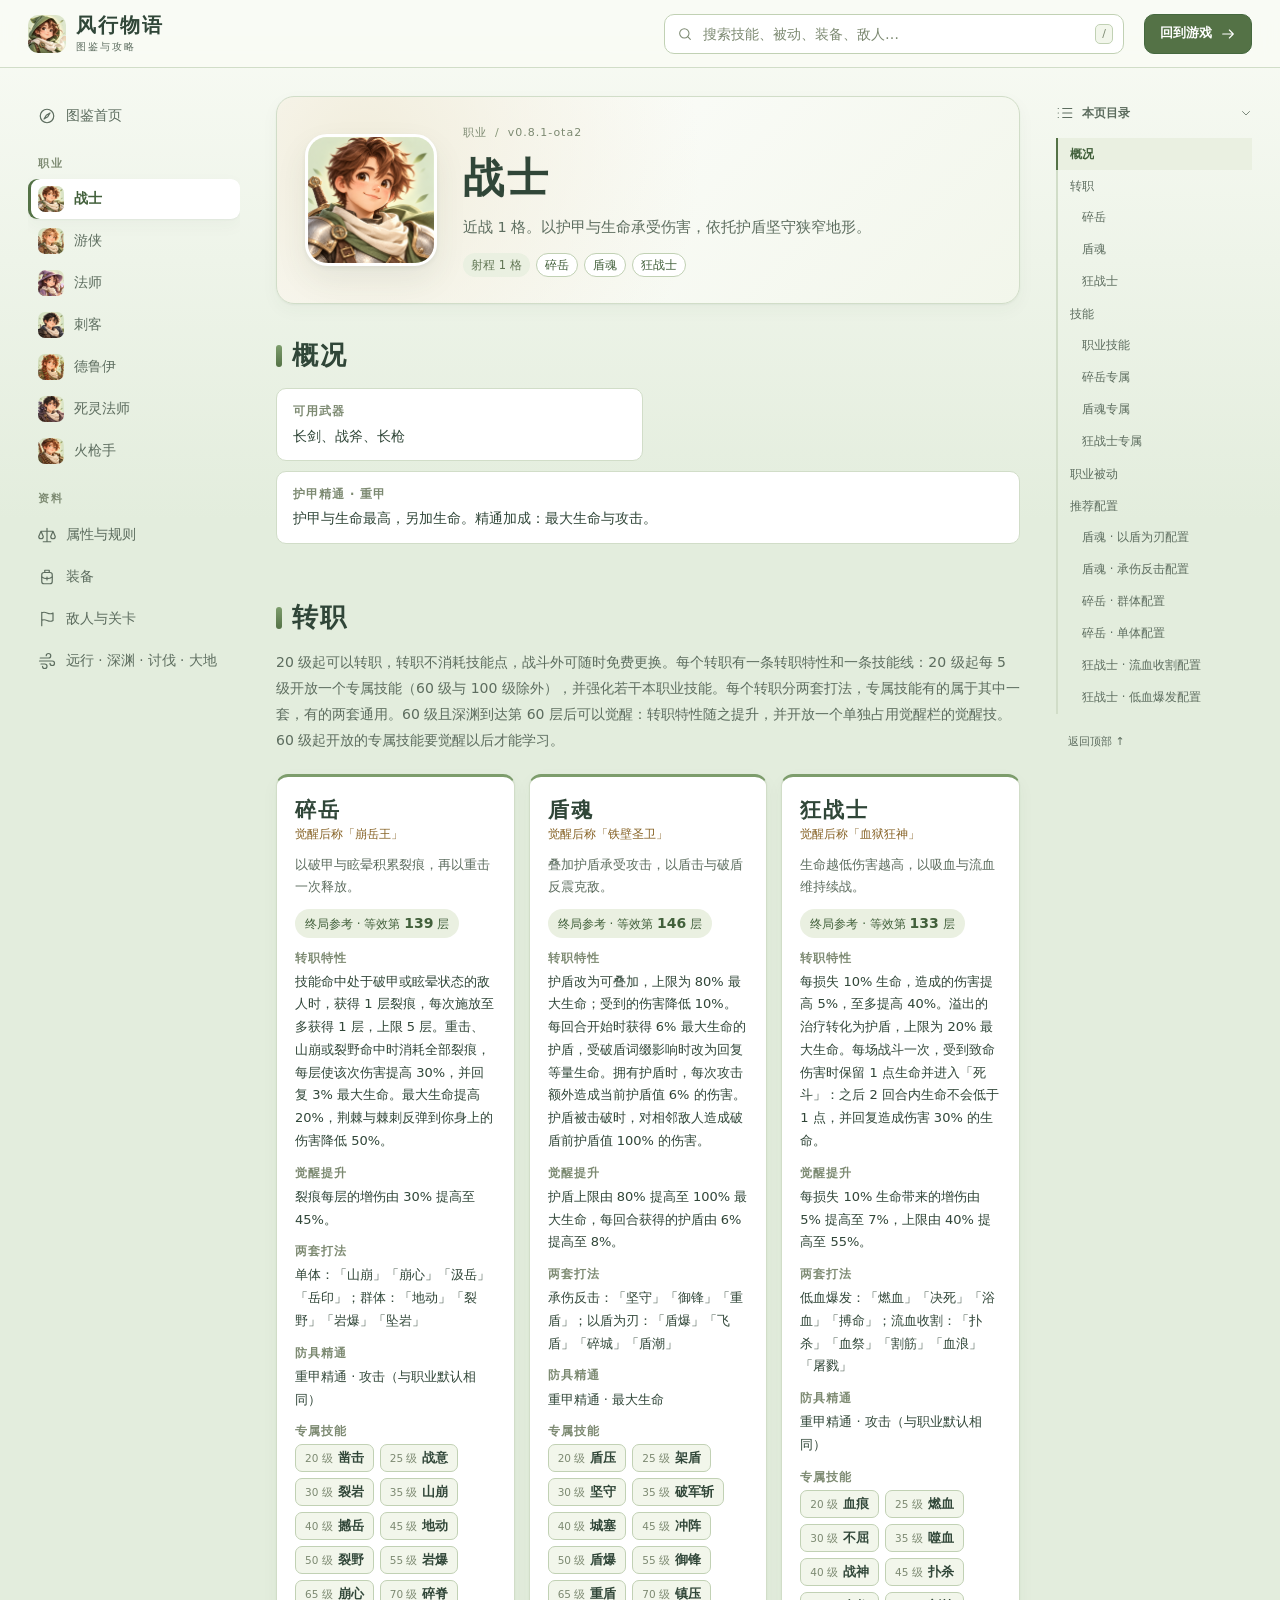
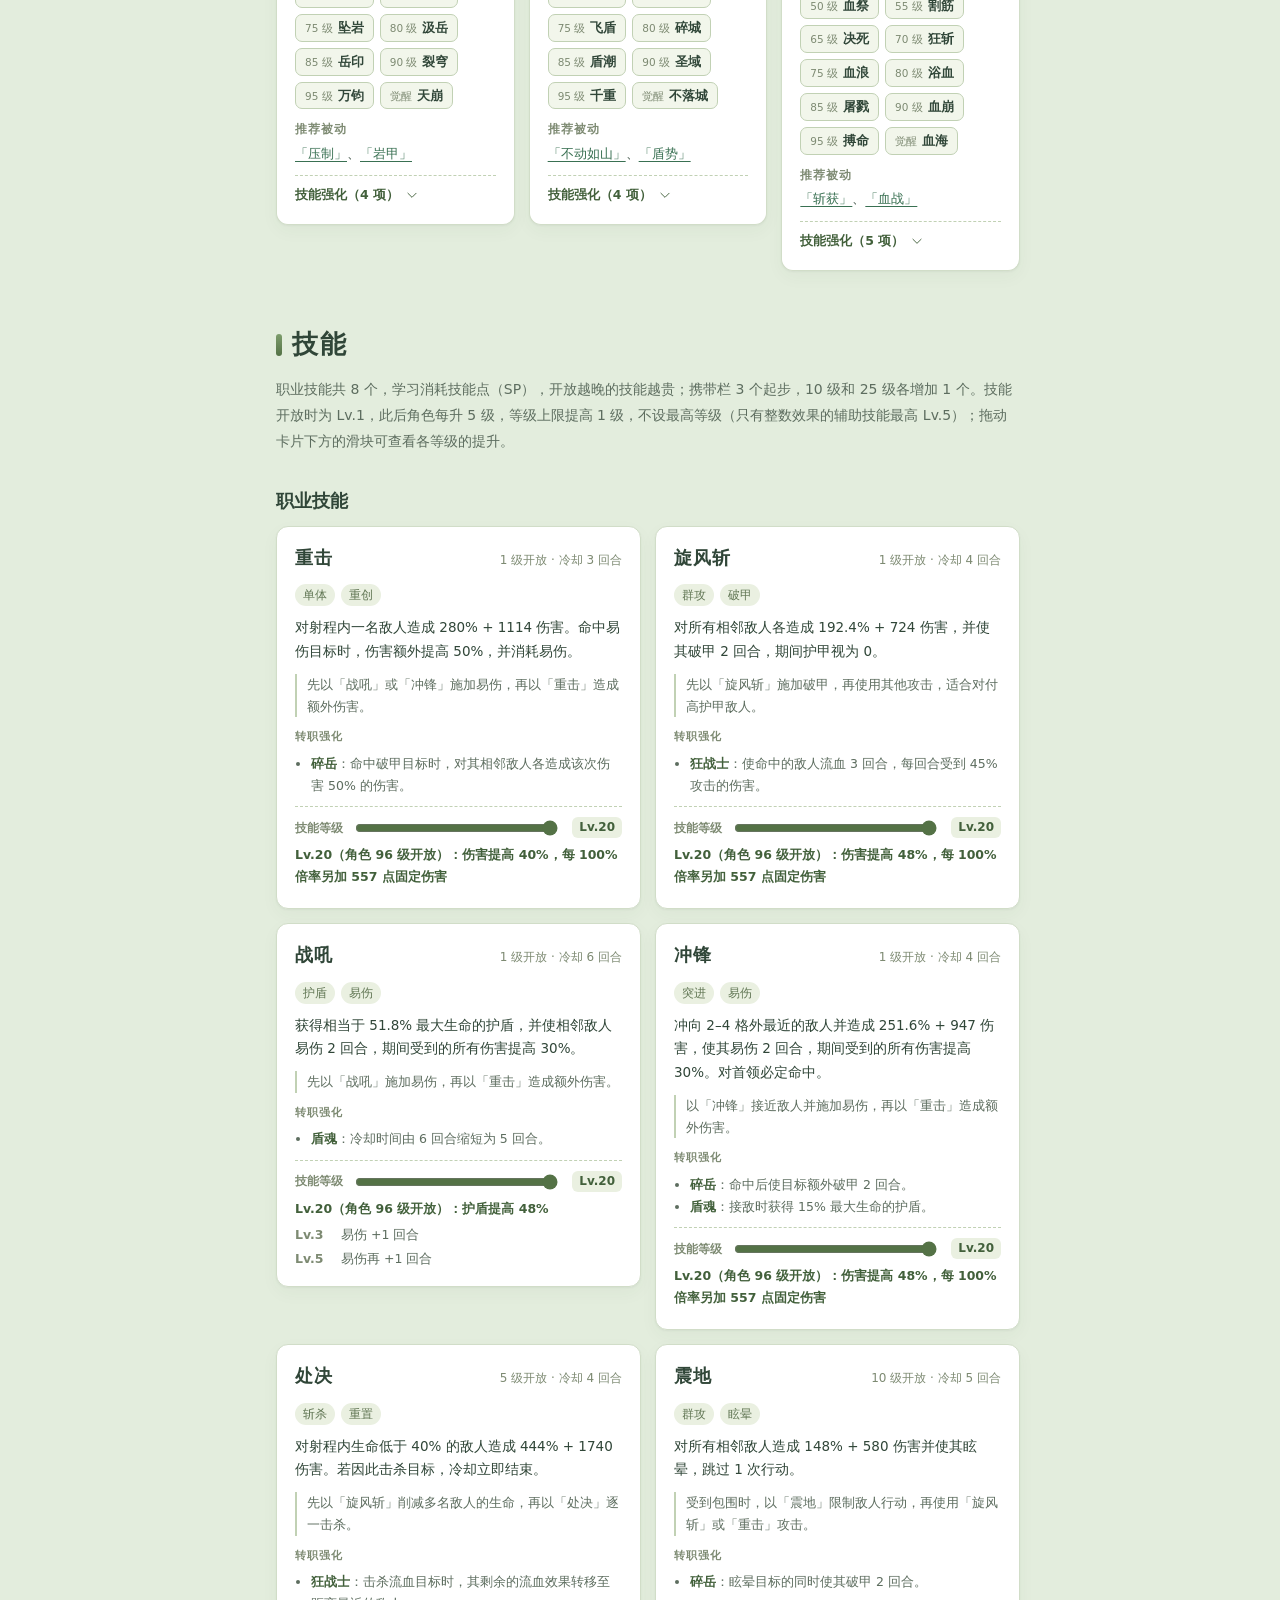
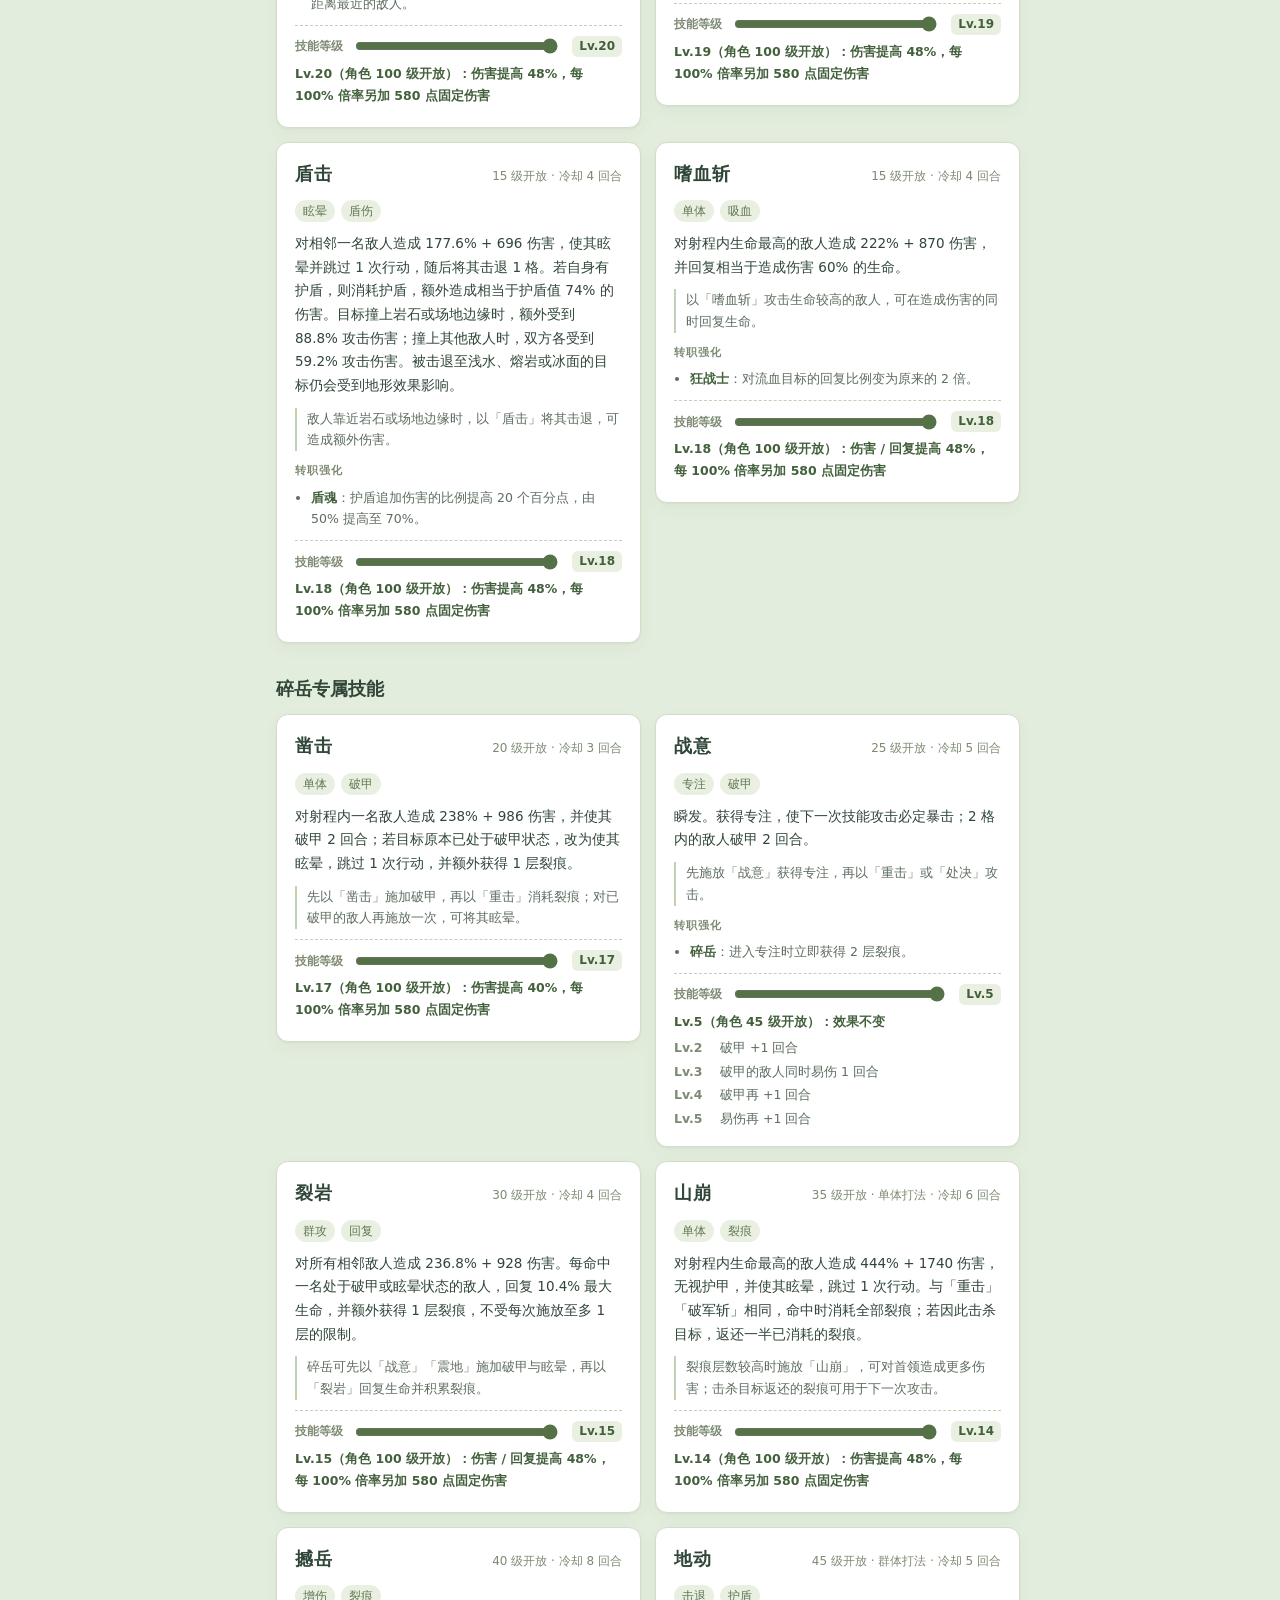
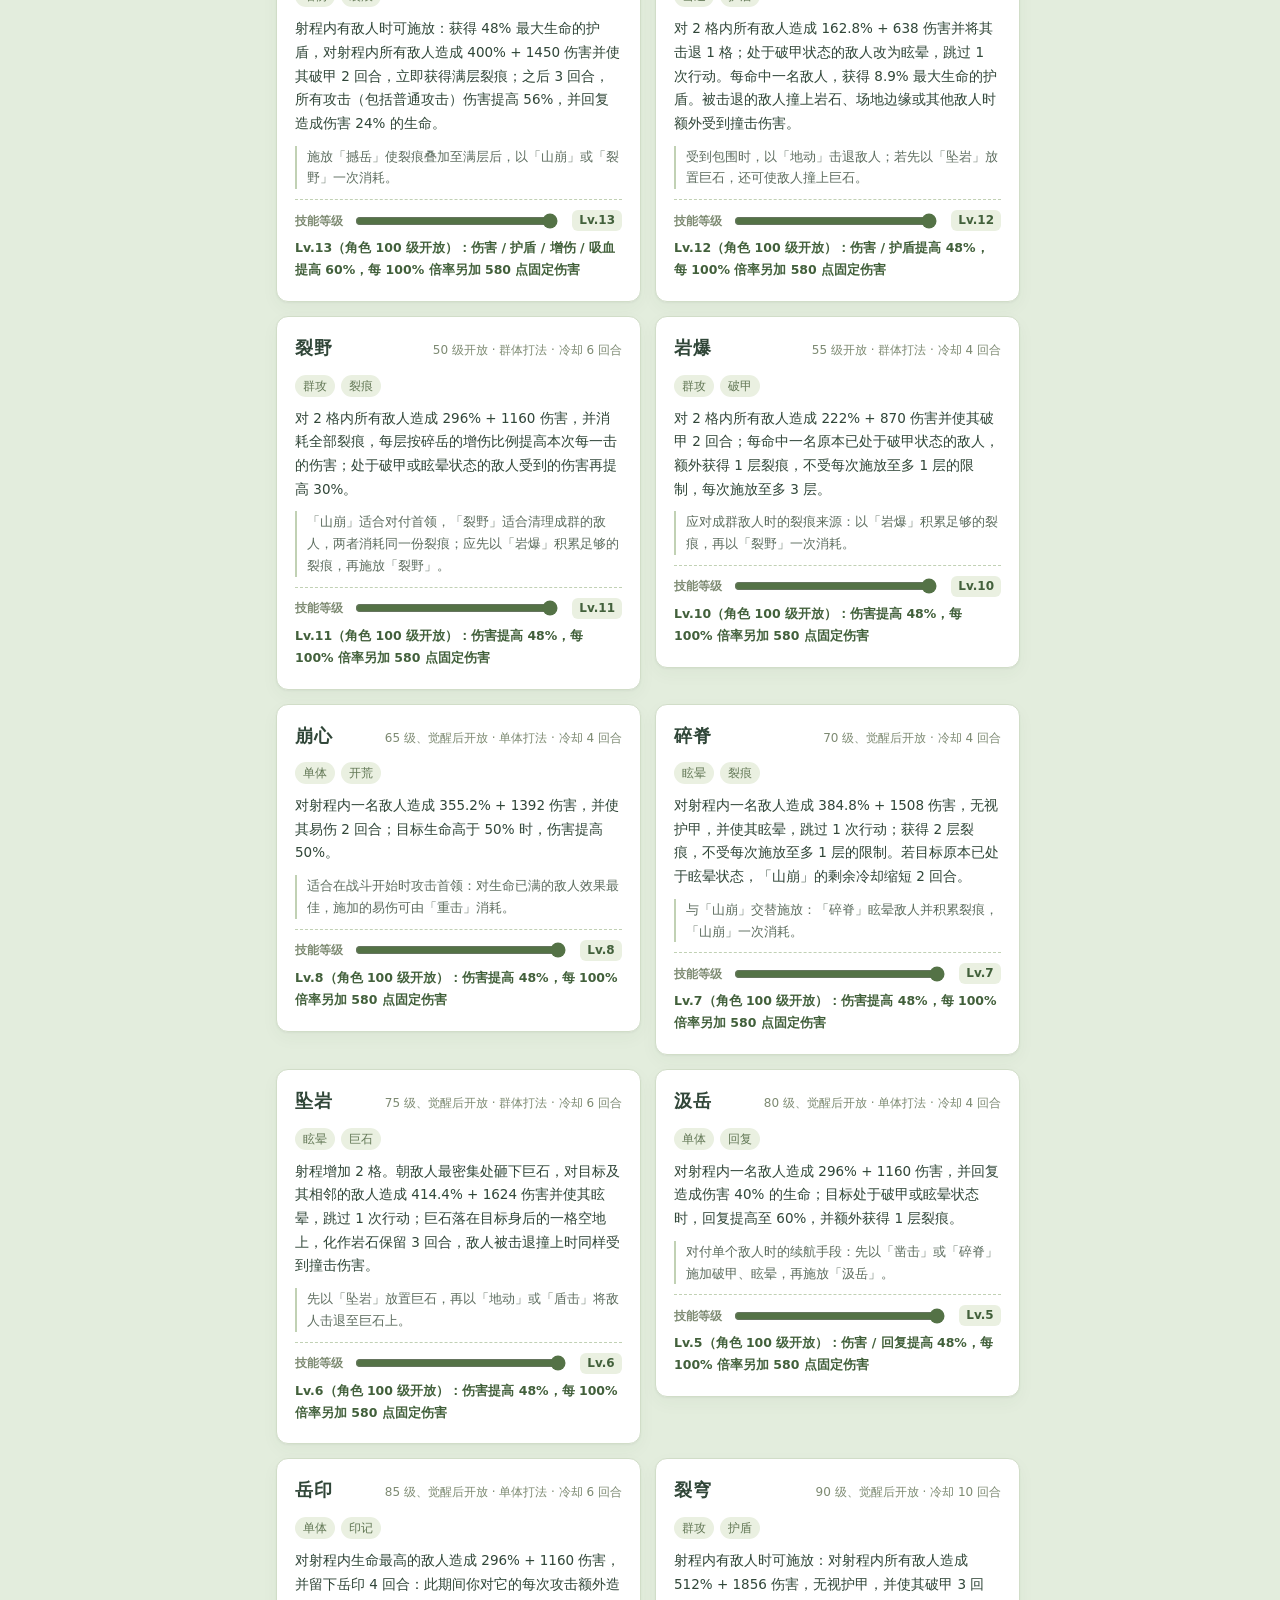
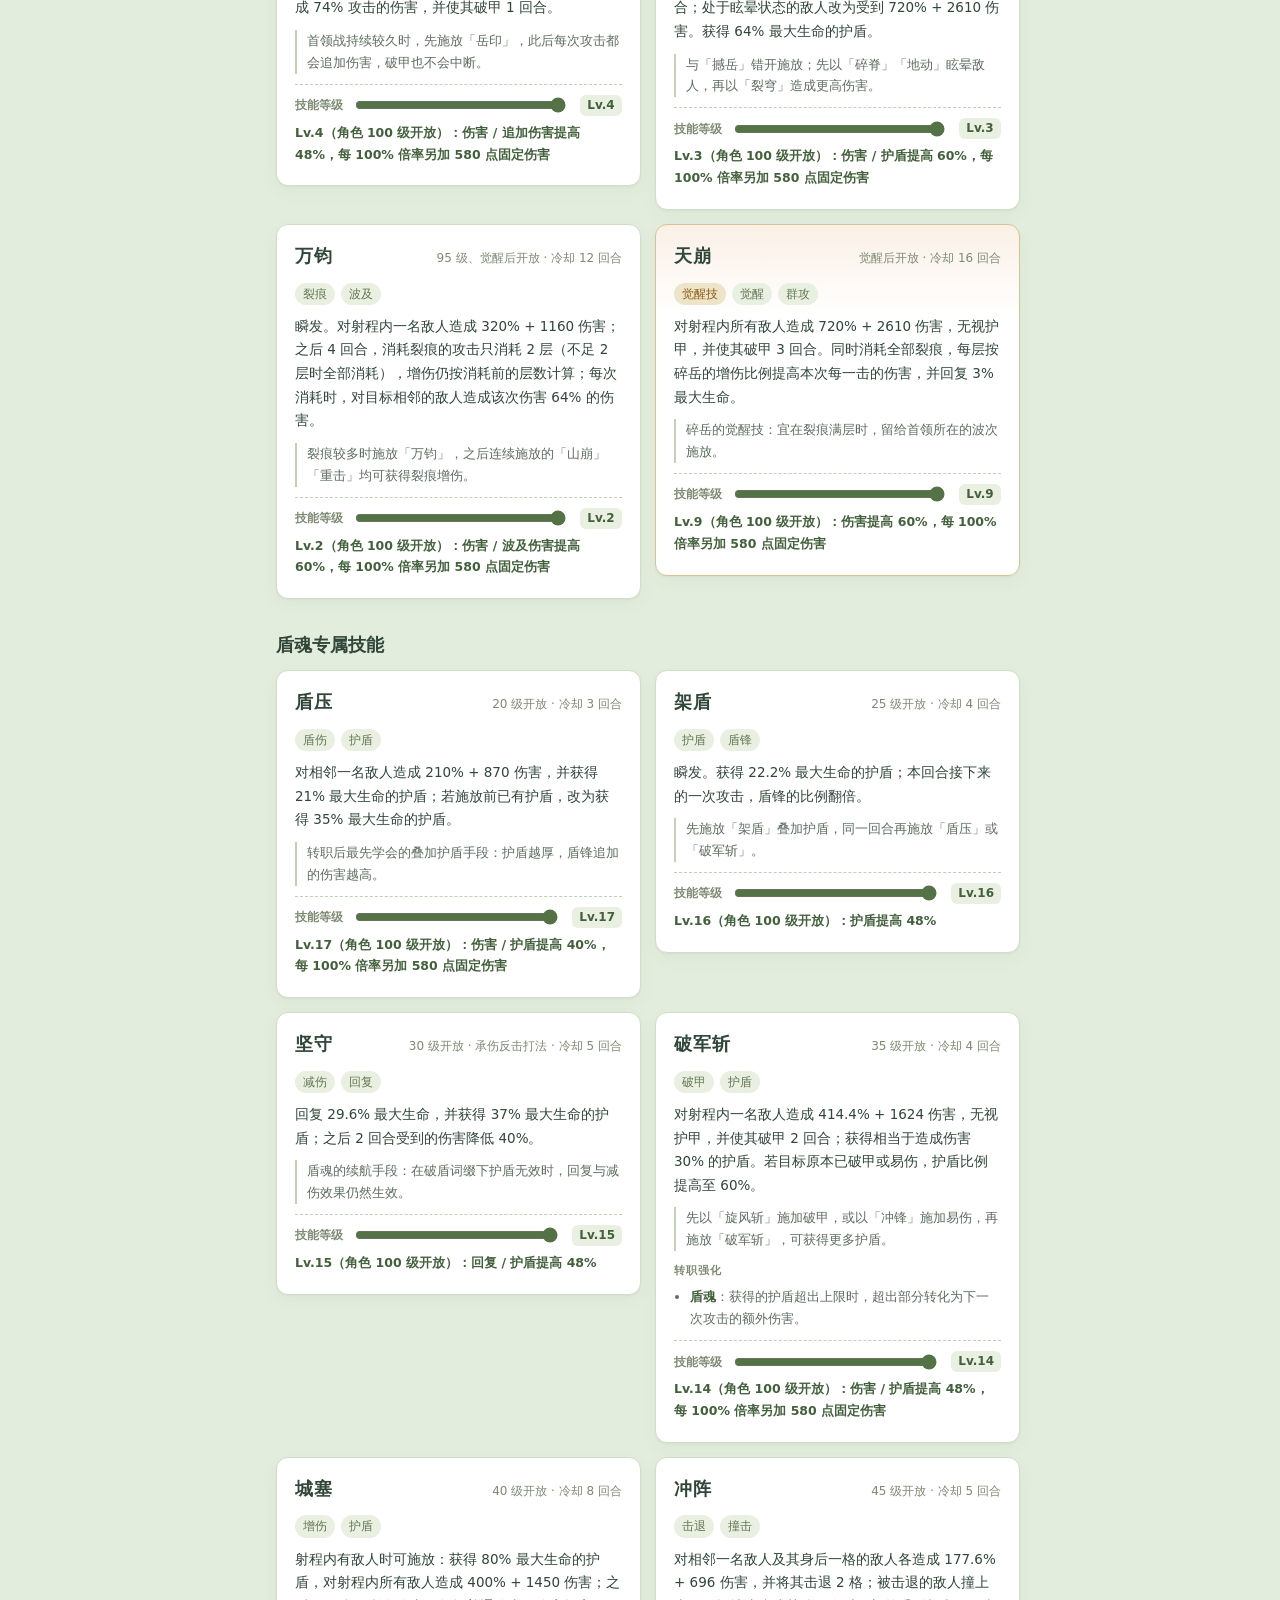
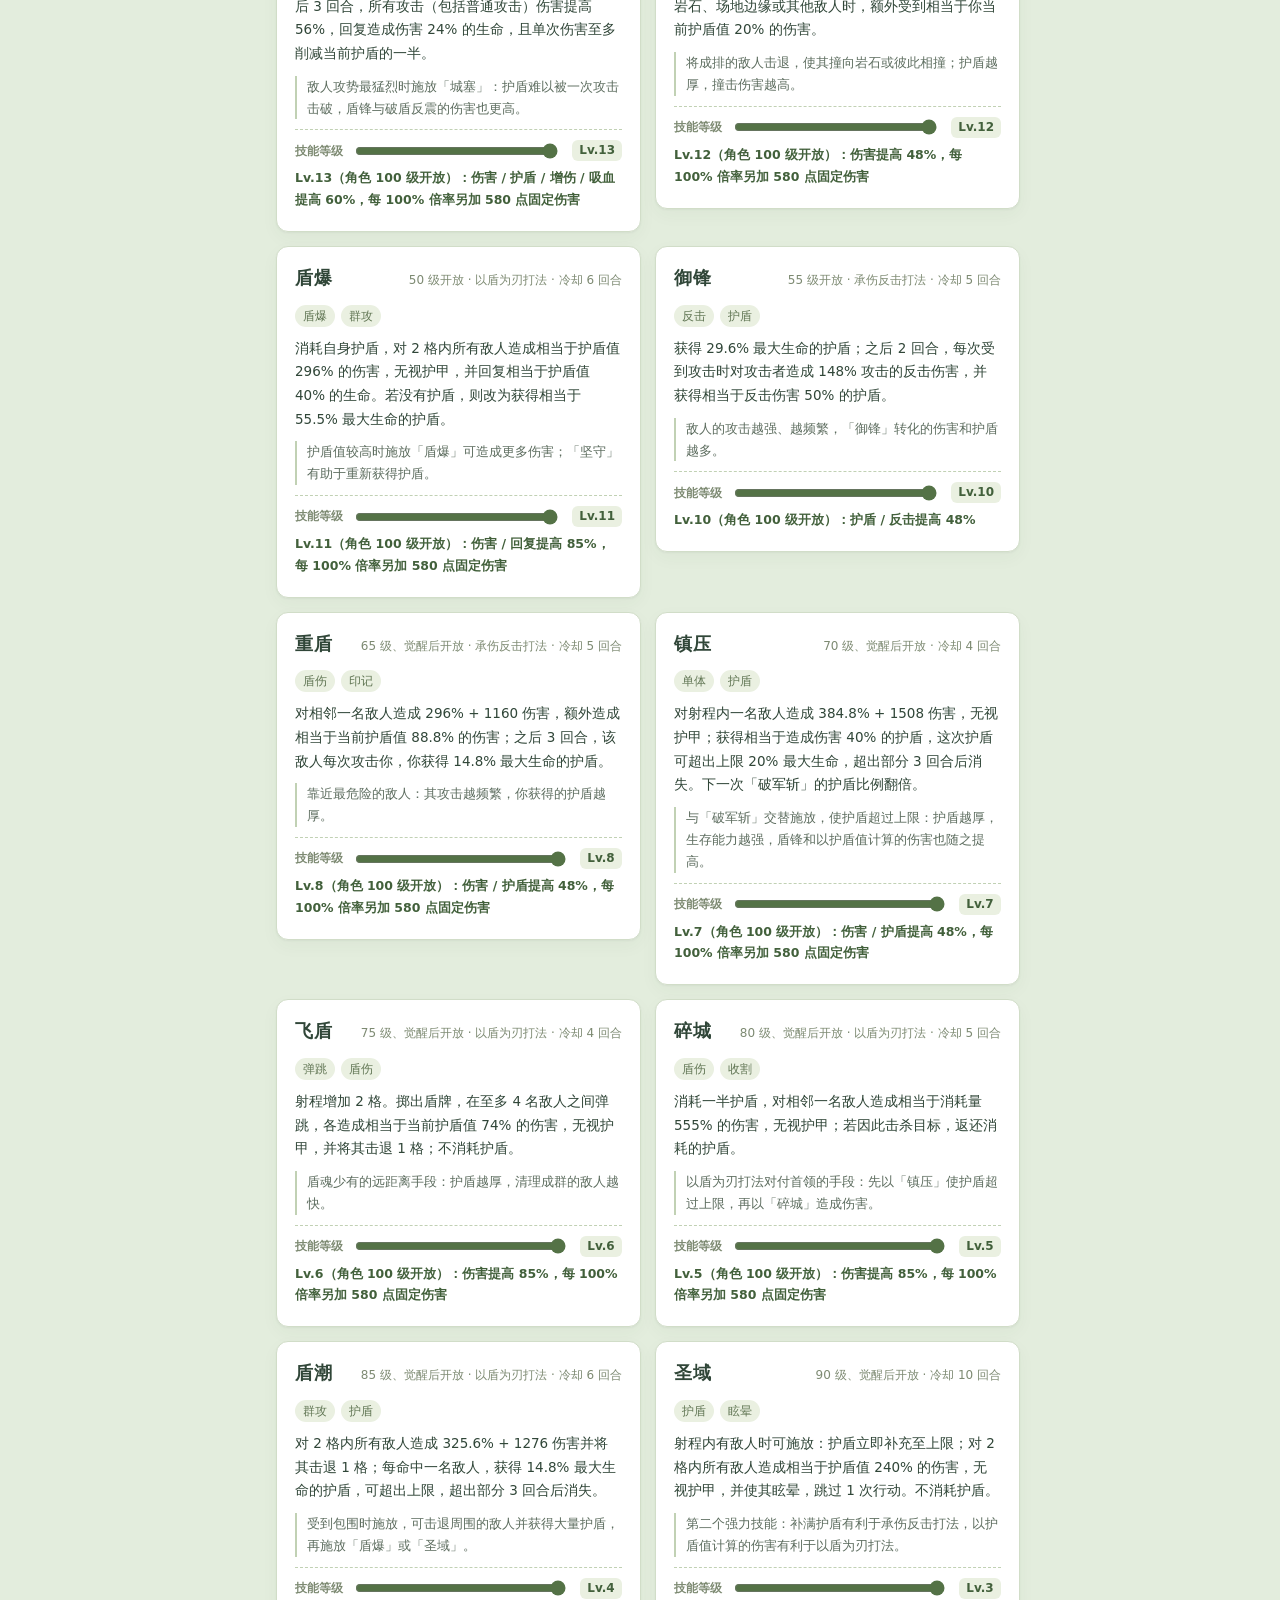
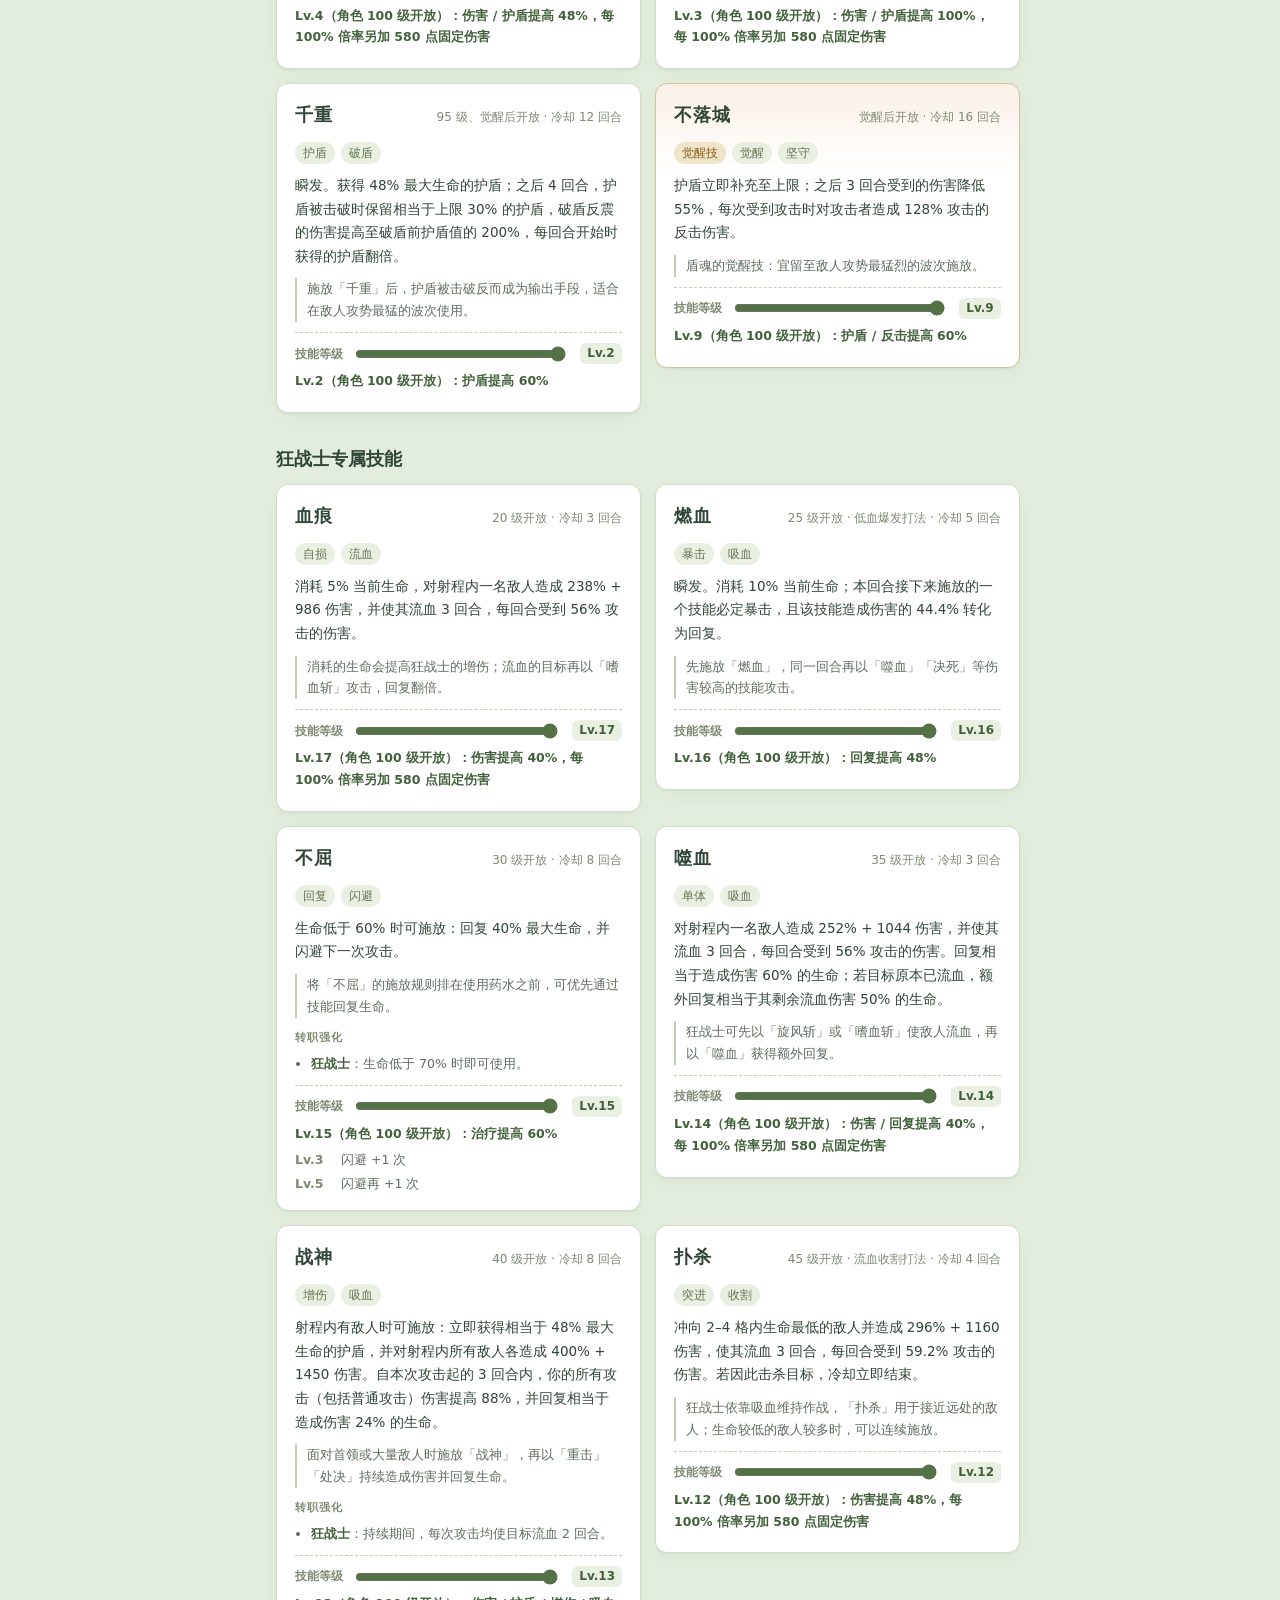
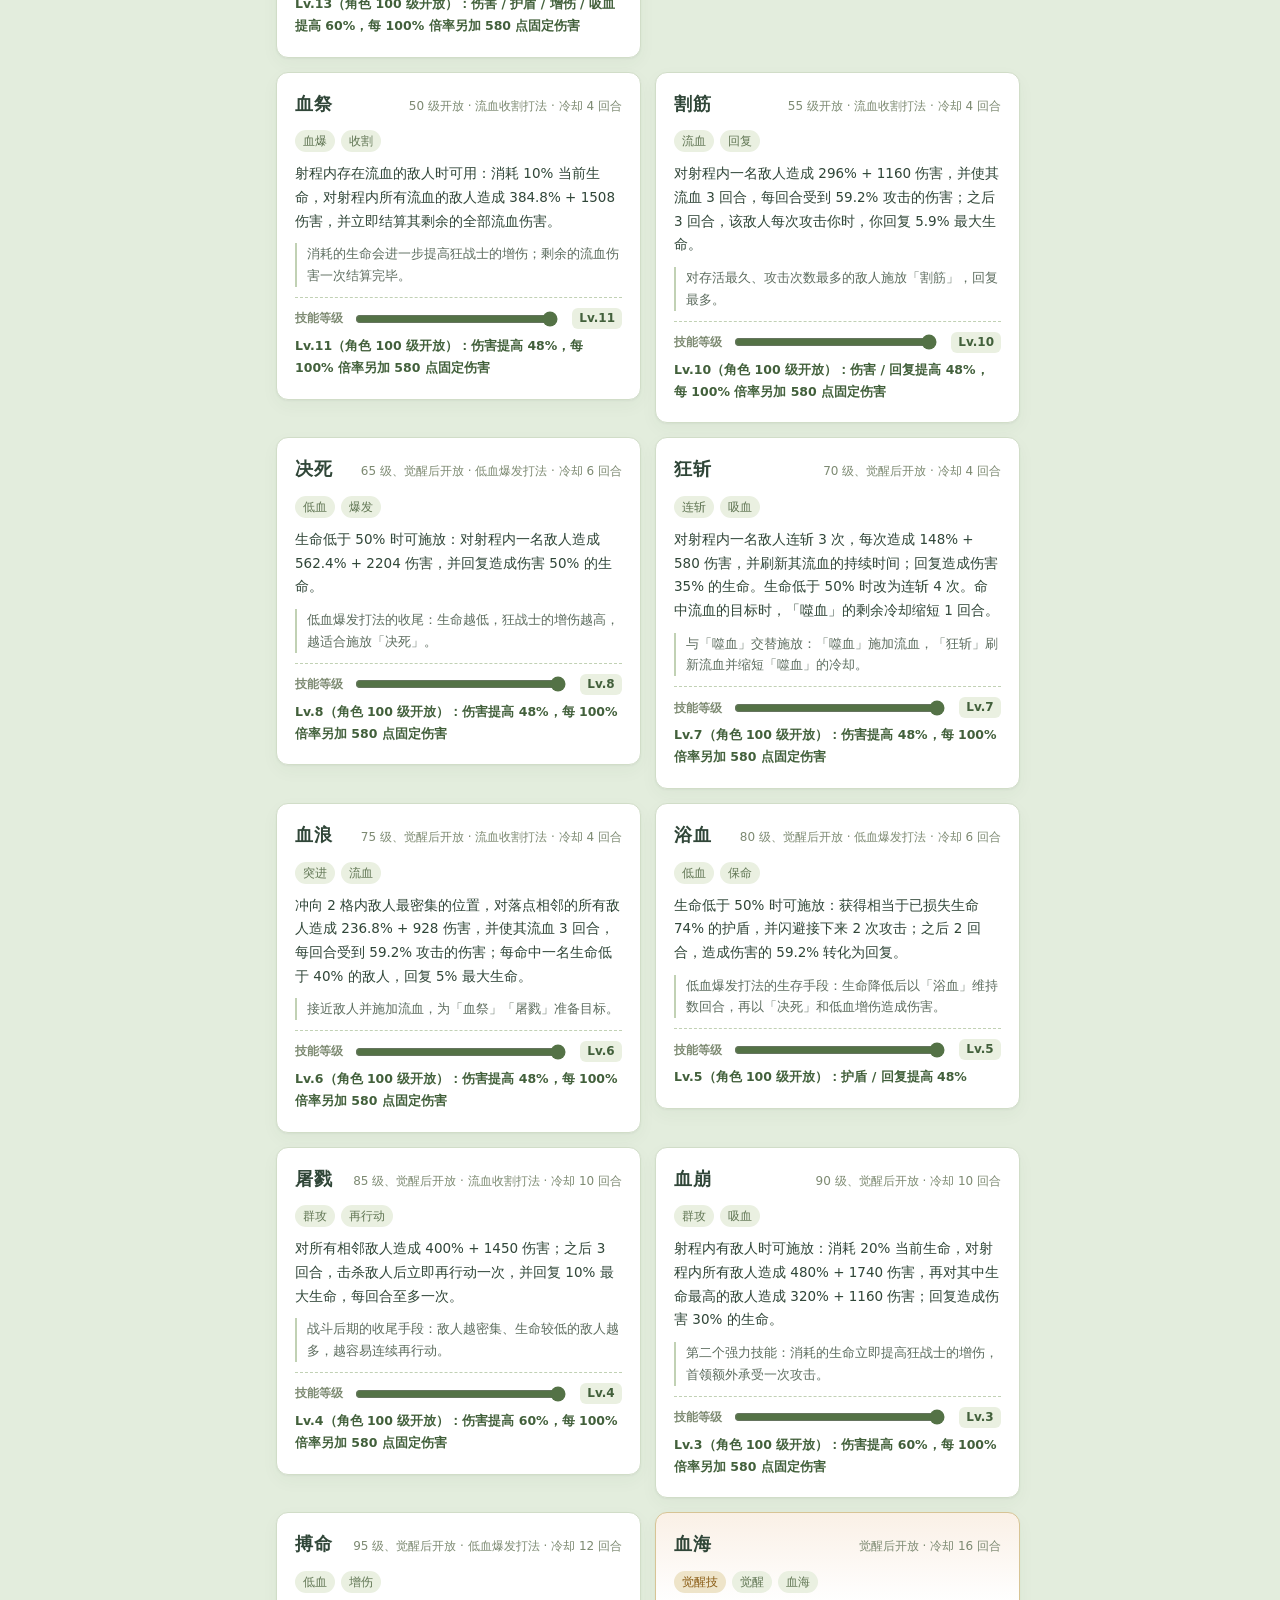
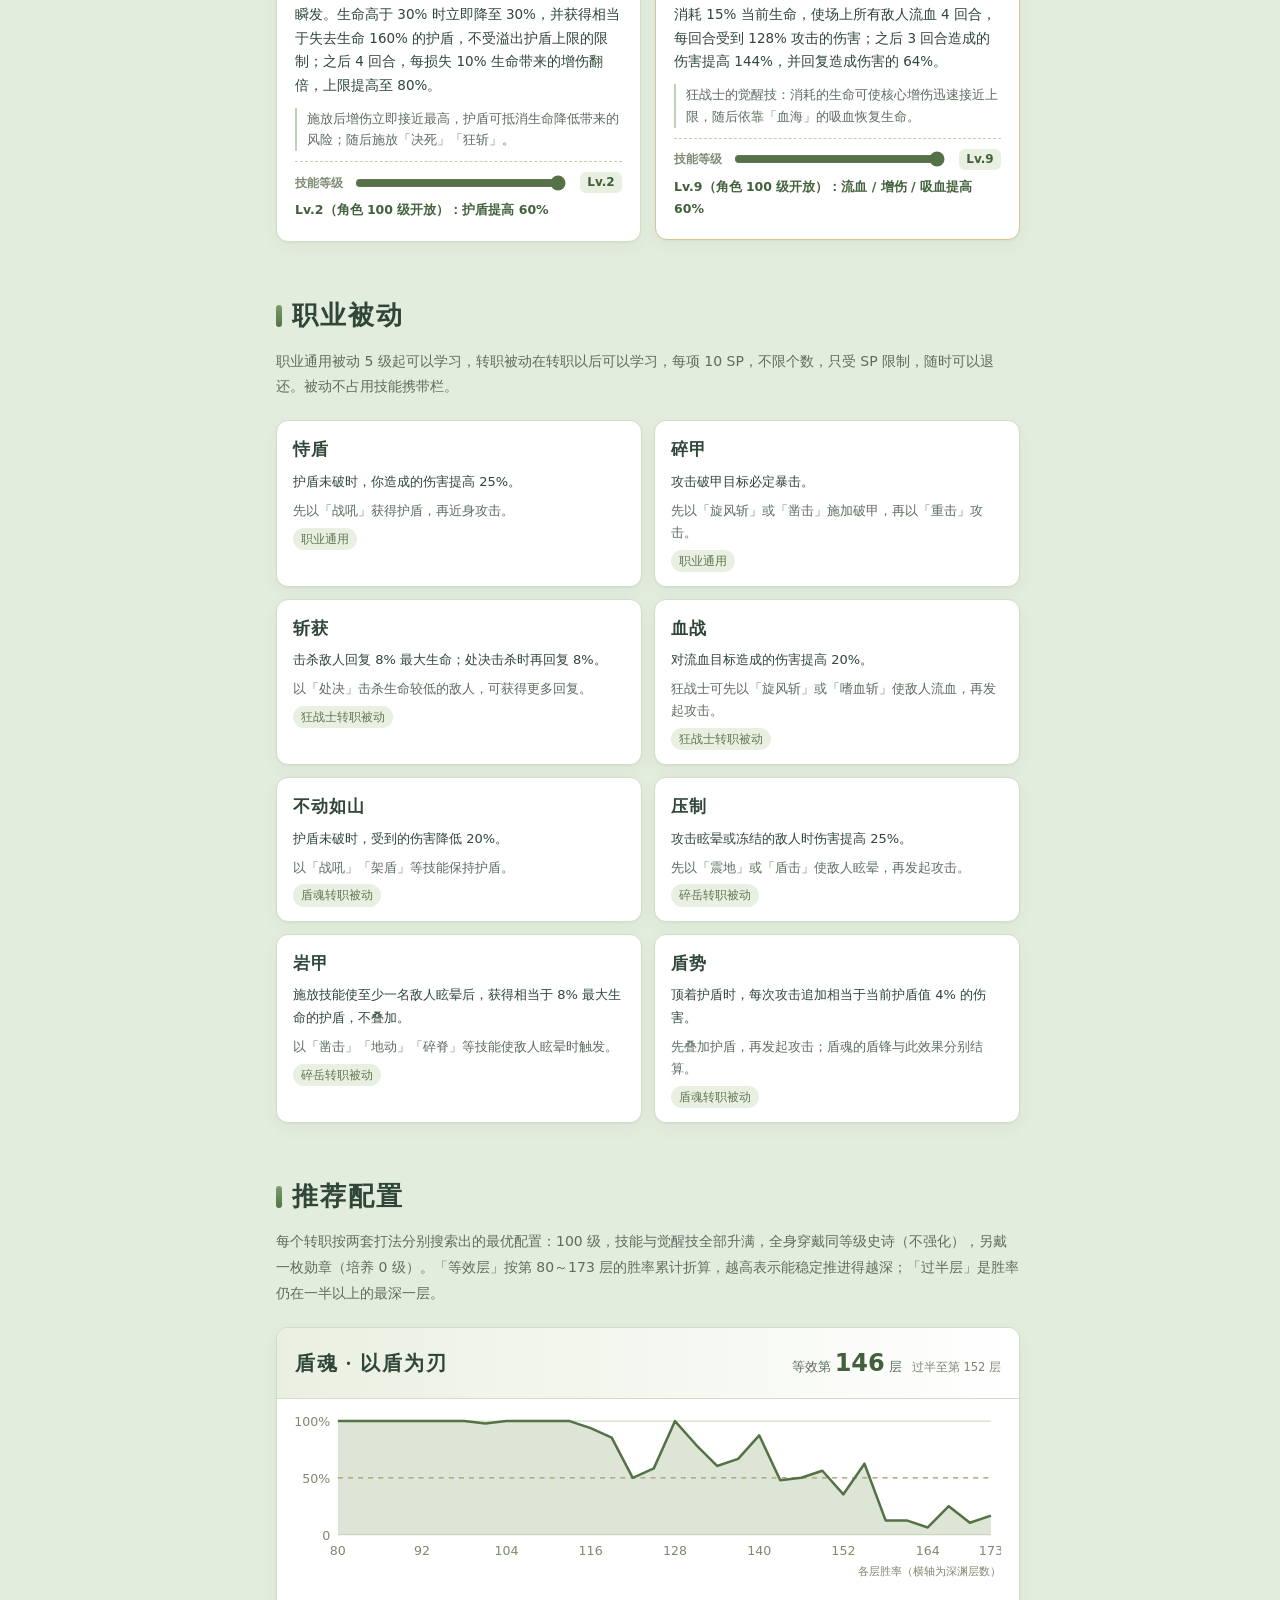
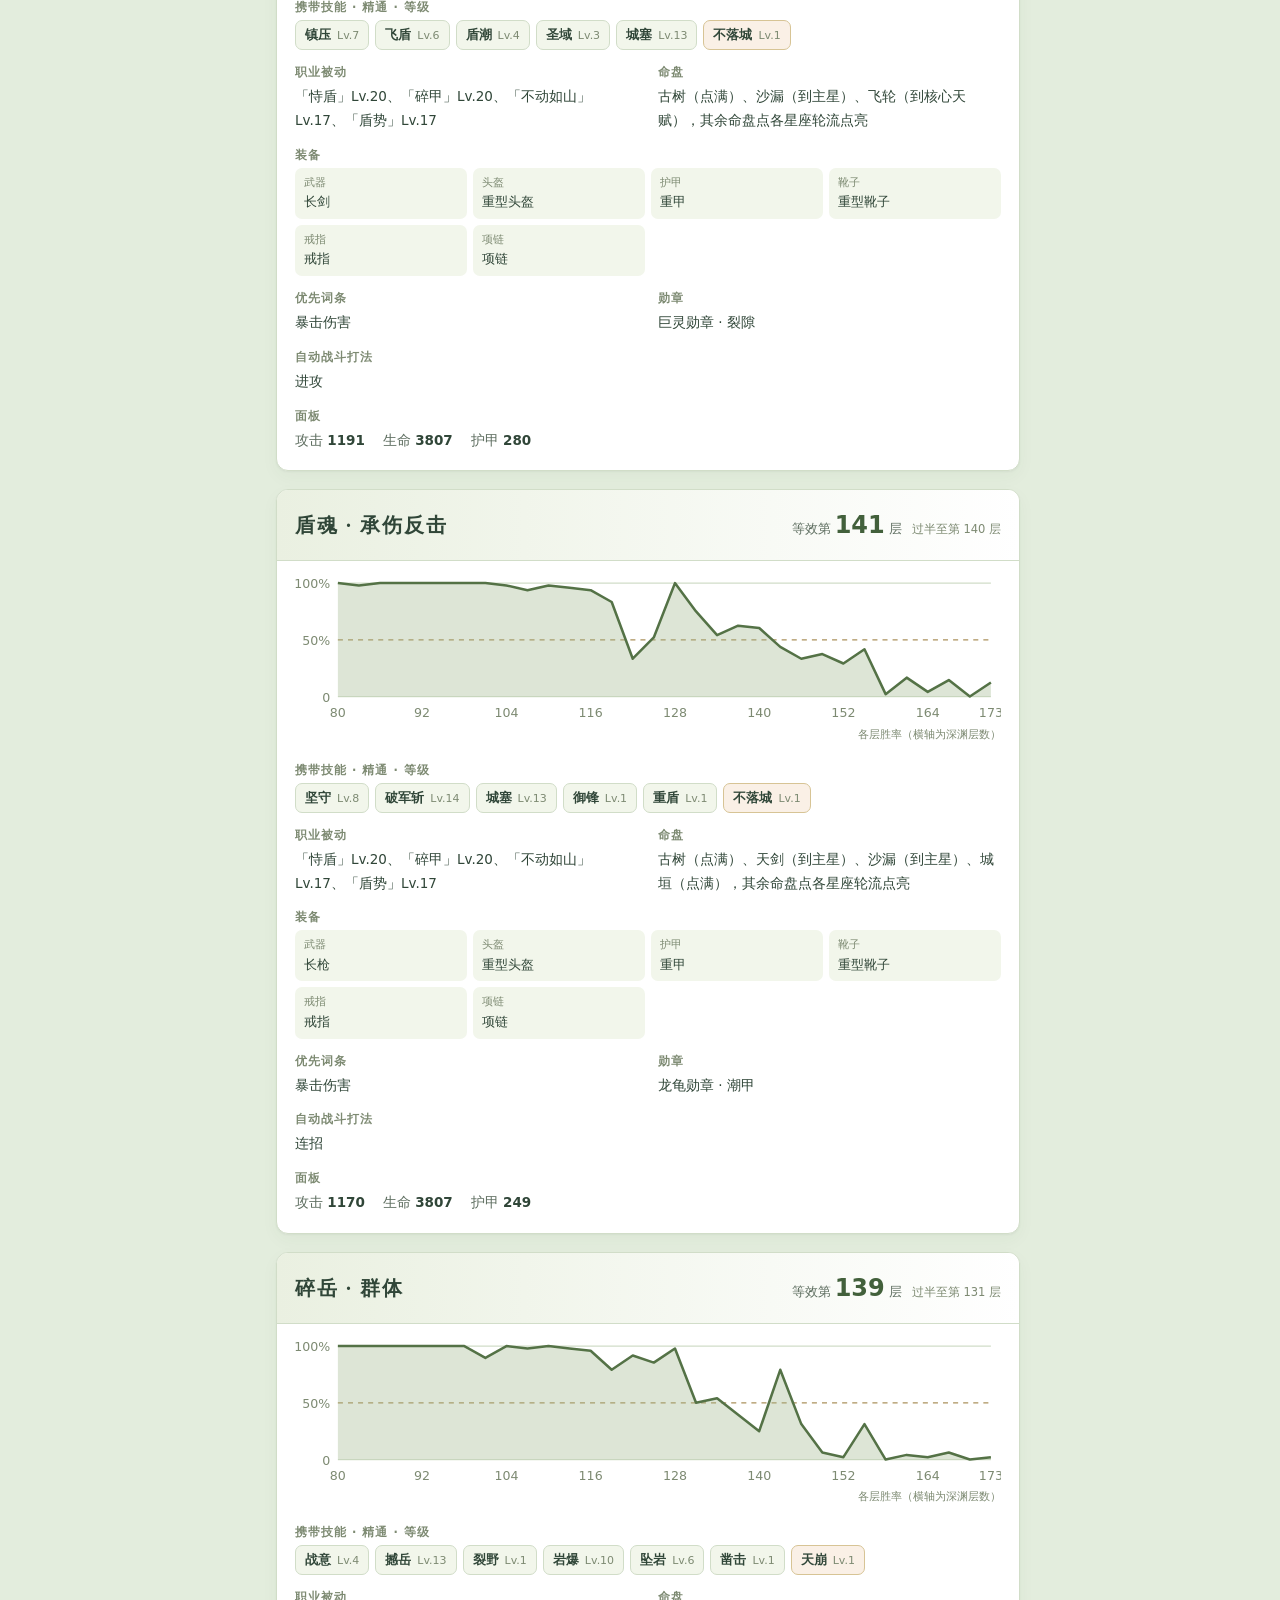
<file: guide/class-warrior.html>
<!doctype html>
<html lang="zh-CN">
<head>
<meta charset="utf-8" />
<meta name="viewport" content="width=device-width, initial-scale=1" />
<meta name="theme-color" content="#f9fbf5" />
<title>战士 · 风行物语图鉴</title>
<meta name="description" content="近战 1 格。以护甲与生命承受伤害，依托护盾坚守狭窄地形。" />
<link rel="icon" type="image/png" href="../icons/windward-64.png" />
<style>
:root {
  --surface-page: #e3eddd;
  --surface-hollow: #eaf0e1;
  --surface-sunken: #deead5;
  --surface-soft: #f2f6eb;
  --surface-paper: #f9fbf5;
  --surface-raised: #ffffff;
  --surface-warm: #f1eddc;
  --surface-cool: #e6e9f4;
  --line-soft: #d1ddc8;
  --line-mid: #c1d1b4;
  --line-strong: #b3c39d;
  --ink: #304638;
  --ink-muted: #5d6d5f;
  --ink-soft: #7d8a72;
  --ink-invert: #ffffff;
  --accent-deep: #42603b;
  --accent-edge: #45683f;
  --focus-ring: #718d5e;
  --hero-mark: #3c7167;
  --accent: #547246;
  --accent-mid: #63824e;
  --accent-light: #7d9d6c;
  --accent-pale: #9db68b;
  --mint: #397052;
  --sage-deep: #617654;
  --sage-mid: #879779;
  --gold: #866225;
  --gold-deep: #8a662a;
  --gold-mid: #92713c;
  --gold-light: #ab915c;
  --gold-pale: #b3975a;
  --gold-tint: #eee4c9;
  --gold-bright: #8a5c15;
  --gold-sand: #d7c495;
  --surface-cream: #faf0e6;
  --danger: #a34f3b;
  --boss-ember: #d9722f;
  --boss-blood: #c8324a;
  --clay-soft: #a1634d;
  --info: #3b6983;
  --info-soft: #507a89;
  --abyss-tint: #e3e7f5;
  --abyss-pale: #c9cee3;
  --abyss-line: #b7bdd6;
  --abyss-mid: #7f8cbf;
  --abyss: #4d5a86;
  --abyss-deep: #3f4a75;
  --shade-tint: #ebe7f1;
  --shade: #5a4d70;
  --shade-deep: #3b3150;
  --rarity-common: #52634d;
  --rarity-rare: #356982;
  --rarity-epic: #79549a;
  --rarity-legendary: #a8681c;
  --rarity-trophy: #b23a2e;
  --card-ink: #ece3cb;
  --card-muted: #a9a792;
  --card-value: #f2dfa8;
  --card-plus: #9fd6a4;
  --card-minus: #f08f78;
  --card-sheet-glow: #2c3a31;
  --card-sheet-top: #212c25;
  --card-sheet: #1a221d;
  --card-legend-title: #f4b860;
  --card-trophy-title: #f08a72;
  --socket: #26342c;
  --socket-deep: #1a241e;
  --socket-light: #36493c;
  --icon-halo: #f1e7cc;
  --icon-ink-rose: #a65a44;
  --icon-ink-frost: #4d7f8c;
  --icon-ink-gold: #9a7838;
  --icon-ink-forest: #4e7f58;
  --icon-ink-arcane: #77689a;
  --icon-ink-leather: #9c7150;
  --icon-ink-poison: #7a8048;
  --icon-fill-white: #efe5ca;
  --icon-fill-cream: #e9dcbb;
  --icon-fill-bone: #e8dcc2;
  --board-night: #080b0b;
  --board-sky: #121917;
  --board-brass: #d2b06a;
  --board-route: #f6e6b8;
  --board-str: #e4b860;
  --board-dex: #93c780;
  --board-vit: #ec8e72;
  --board-mid: #d9d2bd;
  --board-spec: #9fc6e6;
  --journey-title: #fbf1d6;
  --journey-label: #d9c79a;
  --journey-muted: #b9b8a6;
  --journey-gold: #f0d79a;
  --journey-plus: #9fd38c;
  --journey-bad: #f2a08e;
  --journey-danger-pale: #f6c9b8;
  --journey-sage-pale: #d9e6c8;
  --journey-ember: #e08a4c;
  --journey-brass-hi: #fbe3a0;
  --journey-brass-lo: #b4862f;
  --journey-on-brass: #2a1e08;
  --journey-rare: #d9a441;
  --journey-parchment-hi: #fffaea;
  --journey-parchment: #e4d6b0;
  --journey-paper-ink: #3a463e;
  --journey-boss-hi: #f6e2d6;
  --journey-boss-lo: #d8b9a6;
  --journey-danger: #a8473a;
  --journey-danger-ink: #8c3a2e;
  --journey-good: #2f5a3a;
  --journey-night-mid: #213328;
  --journey-night: #1a2920;
  --journey-glade-hi: #6b8460;
  --journey-glade: #556e4d;
  --journey-glade-deep: #2a3d2c;
  --hex-void: #060a09;
  --hex-fight: #e6b4ad;
  --hex-elite: #ff8a75;
  --hex-safe: #8fdcc2;
  --hex-arcane: #bda8f5;
  --hex-ice: #b9dcf2;
  --hex-mist-dawn: #2f7d63;
  --hex-mist-moss: #5d7f4a;
  --hex-mist-fog: #2f7f8f;
  --hex-mist-frost: #5b7fb8;
  --hex-mist-ember: #b5502b;
  --hex-mist-ruin: #6f58a8;
}
/* 图鉴站样式。配色全部取游戏定稿色板（:root 由 render.mjs 注入），正文保持纸面阅读感，颜色用于导航、分类与状态。 */
* { box-sizing: border-box; }
:root {
  --header-height: 68px; --reading-offset: 96px;
  --sans: "Segoe UI", "PingFang SC", "Microsoft YaHei", system-ui, sans-serif;
  --serif: "Songti SC", "Noto Serif SC", "SimSun", serif;
  --radius: 12px; --shadow: 0 1px 2px #304a3a0d, 0 6px 18px #304a3a0a; --shadow-lift: 0 2px 4px #304a3a12, 0 14px 32px #304a3a14;
}
html { scroll-behavior: smooth; scroll-padding-top: var(--reading-offset); }
body { margin: 0; background: var(--surface-page); background-image: linear-gradient(180deg, var(--surface-paper) 0, var(--surface-page) 520px); background-repeat: no-repeat; color: var(--ink); font-family: var(--sans); font-size: 15px; line-height: 1.75; -webkit-font-smoothing: antialiased; }
a { color: var(--mint); text-underline-offset: 3px; }
button, summary, a, input { -webkit-tap-highlight-color: transparent; touch-action: manipulation; }
a, summary { transition: background .16s, color .16s, border-color .16s, box-shadow .16s, transform .16s; }
a:focus-visible, summary:focus-visible, input:focus-visible, .table-scroll:focus-visible { outline: 2px solid var(--focus-ring); outline-offset: 3px; }
[tabindex="-1"]:focus { outline: none; }
svg, img { flex-shrink: 0; }
img { display: block; max-width: 100%; }
summary { cursor: pointer; list-style: none; }
summary::-webkit-details-marker { display: none; }
[hidden] { display: none !important; }
.visually-hidden { position: absolute; width: 1px; height: 1px; overflow: hidden; clip: rect(0 0 0 0); white-space: nowrap; }
.skip-link { position: fixed; z-index: 40; left: 16px; top: -80px; padding: 10px 16px; border-radius: 8px; background: var(--accent); color: var(--ink-invert); }
.skip-link:focus { top: 10px; }

/* ---------- 顶栏与搜索 ---------- */
.site-header { position: sticky; top: 0; z-index: 30; height: var(--header-height); border-bottom: 1px solid var(--line-soft); background: color-mix(in srgb, var(--surface-paper) 92%, transparent); backdrop-filter: blur(10px); }
.header-inner { display: flex; align-items: center; gap: 20px; max-width: 1480px; height: 100%; margin: auto; padding: 0 28px; }
.brand { display: inline-flex; align-items: center; gap: 10px; color: var(--ink); text-decoration: none; }
.brand img { border-radius: 10px; }
.brand strong { display: block; font-family: var(--serif); font-size: 20px; font-weight: 600; line-height: 1.3; letter-spacing: 2px; }
.brand small { display: block; color: var(--ink-muted); font-size: 10px; letter-spacing: 2px; }
.site-search { position: relative; flex: 1; max-width: 460px; margin-left: auto; }
.search-box { display: flex; align-items: center; gap: 8px; height: 40px; padding: 0 10px 0 12px; border: 1px solid var(--line-mid); border-radius: 10px; background: var(--surface-raised); color: var(--ink-soft); }
.search-box:focus-within { border-color: var(--accent); box-shadow: 0 0 0 3px color-mix(in srgb, var(--accent) 16%, transparent); }
.search-box input { flex: 1; min-width: 0; height: 100%; border: 0; outline: 0; background: transparent; color: var(--ink); font: inherit; font-size: 14px; }
.search-box input::placeholder { color: var(--ink-soft); }
.search-box input::-webkit-search-cancel-button { display: none; }
kbd { padding: 0 6px; border: 1px solid var(--line-mid); border-radius: 5px; background: var(--surface-soft); color: var(--ink-soft); font: 11px/18px var(--sans); }
.search-results { position: absolute; top: calc(100% + 8px); left: 0; right: 0; max-height: min(70dvh, 480px); padding: 6px; overflow-y: auto; border: 1px solid var(--line-mid); border-radius: 12px; background: var(--surface-raised); box-shadow: var(--shadow-lift); }
.search-results a { display: grid; grid-template-columns: minmax(0, 1fr) auto; align-items: center; gap: 2px 10px; padding: 8px 10px; border-radius: 8px; color: var(--ink); text-decoration: none; }
.search-results a strong { font-size: 14px; }
.search-results a mark { background: var(--gold-tint); color: inherit; border-radius: 2px; }
.search-results a small { grid-column: 1; color: var(--ink-muted); font-size: 12px; }
.search-results a .kind { grid-column: 2; grid-row: 1 / 3; padding: 1px 7px; border-radius: 5px; background: var(--surface-hollow); color: var(--accent-deep); font-size: 11px; }
.search-results a[aria-selected="true"], .search-results a:hover { background: var(--surface-soft); }
.search-empty { margin: 0; padding: 14px 10px; color: var(--ink-muted); font-size: 13px; }
.play-link { display: inline-flex; align-items: center; gap: 8px; min-height: 40px; padding: 7px 15px; border: 1px solid var(--accent-edge); border-radius: 10px; background: var(--accent); color: var(--ink-invert); font-size: 13px; font-weight: 600; text-decoration: none; white-space: nowrap; }
.play-link:hover { background: var(--accent-deep); }

/* ---------- 版面 ---------- */
.docs-layout { display: grid; grid-template-columns: 212px minmax(0, 1fr) 196px; grid-template-areas: "navigation content outline"; align-items: start; gap: 36px; max-width: 1480px; margin: 0 auto; padding: 28px 28px 0; }
.docs-layout.no-toc { grid-template-columns: 212px minmax(0, 1fr); grid-template-areas: "navigation content"; }
.site-sidebar { grid-area: navigation; }
.toc-sidebar { grid-area: outline; }
.site-sidebar, .toc-sidebar { position: sticky; top: calc(var(--header-height) + 24px); min-width: 0; }
.site-nav > summary { display: none; }
.nav-panel { max-height: calc(100dvh - 120px); overflow-y: auto; overscroll-behavior: contain; scrollbar-width: thin; }
.sidebar-label { margin: 18px 10px 6px; color: var(--ink-soft); font-size: 11px; font-weight: 600; letter-spacing: 2px; }
.nav-group { display: grid; gap: 2px; }
.site-nav nav a { display: flex; align-items: center; gap: 10px; min-height: 40px; padding: 6px 10px; border-radius: 9px; color: var(--ink-muted); font-size: 13.5px; text-decoration: none; }
.site-nav nav a img { width: 26px; height: 26px; border-radius: 7px; background: var(--surface-soft); }
.site-nav nav a:hover { color: var(--ink); background: var(--surface-soft); }
.site-nav nav a[aria-current="page"] { color: var(--accent-deep); background: var(--surface-raised); box-shadow: inset 3px 0 var(--accent), var(--shadow); font-weight: 600; }

.page-toc > summary { display: flex; align-items: center; gap: 8px; min-height: 34px; margin-bottom: 8px; color: var(--ink-muted); font-size: 12px; font-weight: 600; }
.page-toc > summary > svg:last-child { width: 12px; margin-left: auto; transform: rotate(90deg); }
.page-toc:not([open]) > summary > svg:last-child { transform: rotate(0); }
.toc-current { display: none; }
.toc-panel { max-height: calc(100dvh - 170px); overflow-y: auto; overscroll-behavior: contain; scrollbar-width: thin; }
.page-toc ol { margin: 0; padding: 0; list-style: none; }
.page-toc nav a { display: flex; align-items: center; min-height: 32px; padding: 5px 9px 5px 12px; border-left: 2px solid var(--line-soft); color: var(--ink-muted); font-size: 12px; line-height: 1.5; text-decoration: none; }
.page-toc nav a > span { min-width: 0; overflow: hidden; white-space: nowrap; text-overflow: ellipsis; }
.page-toc .toc-level-3 a { padding-left: 24px; font-size: 11.5px; }
.page-toc nav a:hover { color: var(--ink); background: var(--surface-soft); }
.page-toc nav a[aria-current="location"] { color: var(--accent-deep); border-color: var(--accent); background: var(--surface-hollow); font-weight: 600; }
.toc-top { display: inline-flex; align-items: center; min-height: 40px; margin: 8px 0 0 12px; color: var(--ink-muted); font-size: 11px; text-decoration: none; }

/* ---------- 正文 ---------- */
.guide-main { grid-area: content; min-width: 0; padding-bottom: 48px; }
.guide-heading { padding: 6px 0 26px; margin-bottom: 30px; border-bottom: 1px solid var(--line-mid); }
.eyebrow { display: flex; align-items: center; gap: 8px; margin: 0 0 10px; color: var(--ink-soft); font-size: 11px; letter-spacing: 1px; }
.eyebrow span { color: var(--sage-mid); }
.guide-heading h1, .class-hero h1, .home-hero h1 { margin: 0; font-family: var(--serif); font-size: clamp(30px, 3.2vw, 42px); font-weight: 600; letter-spacing: 3px; line-height: 1.3; }
.page-description { max-width: 720px; margin: 10px 0 14px; color: var(--ink-muted); font-size: 14.5px; }
.page-meta { display: flex; align-items: center; flex-wrap: wrap; gap: 8px 12px; color: var(--ink-soft); font-size: 11px; }
.version-badge { padding: 1px 7px; border: 1px solid var(--line-soft); border-radius: 5px; background: var(--surface-raised); font-variant-numeric: tabular-nums; }
.guide-article { overflow-wrap: anywhere; }
.guide-article h2 { display: flex; align-items: center; gap: 10px; margin: 56px 0 14px; font-family: var(--serif); font-size: 26px; font-weight: 600; line-height: 1.4; letter-spacing: 2px; }
.guide-article h2::before { content: ""; width: 6px; height: 22px; border-radius: 3px; background: linear-gradient(var(--accent-light), var(--accent)); }
.guide-article > h2:first-child { margin-top: 0; }
.guide-article h3 { margin: 32px 0 12px; font-size: 18px; line-height: 1.5; }
.guide-article h4 { margin: 0; font-size: 16px; }
.lead { max-width: 820px; margin: 0 0 20px; color: var(--ink-muted); font-size: 14px; line-height: 1.85; }
.note { margin: 18px 0 24px; padding: 13px 16px; border: 1px solid var(--line-soft); border-left: 3px solid var(--accent-pale); border-radius: 0 10px 10px 0; background: var(--surface-soft); color: var(--ink-muted); font-size: 13px; line-height: 1.8; }
.note p { margin: 6px 0; }
.note p:first-child { margin-top: 0; }
.note p:last-child { margin-bottom: 0; }
.muted { color: var(--ink-muted); }
.tags { display: flex; flex-wrap: wrap; gap: 6px; margin: 0; }
.tag { display: inline-flex; align-items: center; padding: 1px 8px; border-radius: 999px; background: var(--surface-hollow); color: var(--sage-deep); font-family: var(--sans); font-size: 11.5px; font-weight: 500; line-height: 1.75; white-space: nowrap; }
.tag-danger { background: color-mix(in srgb, var(--danger) 12%, var(--surface-raised)); color: var(--danger); }
.tag-gold { background: var(--gold-tint); color: var(--gold-bright); }
.tag-link { text-decoration: none; background: var(--surface-raised); border: 1px solid var(--line-mid); color: var(--accent-deep); }
.tag-link:hover { border-color: var(--accent); }
code { padding: 2px 6px; border-radius: 5px; background: var(--surface-hollow); font-size: .92em; white-space: normal; }
.block-label { margin: 0 0 6px; color: var(--ink-soft); font-size: 11px; font-weight: 600; letter-spacing: 1px; }

/* ---------- 首页 ---------- */
.home-hero { display: grid; grid-template-columns: minmax(0, 1fr) auto; align-items: center; gap: 28px; margin-bottom: 36px; padding: 30px 32px; border: 1px solid var(--line-soft); border-radius: 18px; background: radial-gradient(circle at 85% 20%, var(--surface-warm), transparent 55%), linear-gradient(135deg, var(--surface-raised), var(--surface-soft)); box-shadow: var(--shadow); }
.home-hint { display: flex; align-items: center; gap: 8px; margin: 0; color: var(--ink-muted); font-size: 13px; }
.home-portraits { display: grid; grid-template-columns: repeat(4, 64px); gap: 8px; }
.home-portraits img { width: 64px; height: 64px; border-radius: 14px; border: 2px solid var(--surface-raised); box-shadow: var(--shadow); background: var(--surface-soft); }
.home-portraits img:nth-child(n+5) { transform: translateX(36px); }
.class-grid { display: grid; grid-template-columns: repeat(auto-fill, minmax(min(100%, 300px), 1fr)); gap: 14px; }
.class-card { display: flex; gap: 14px; padding: 16px; border: 1px solid var(--line-soft); border-radius: var(--radius); background: var(--surface-raised); color: var(--ink); text-decoration: none; box-shadow: var(--shadow); }
.class-card:hover { border-color: var(--accent-pale); box-shadow: var(--shadow-lift); transform: translateY(-2px); }
.class-card img { width: 72px; height: 72px; border-radius: 14px; background: var(--surface-soft); }
.class-card-body { display: flex; flex-direction: column; gap: 6px; min-width: 0; }
.class-card-body strong { font-family: var(--serif); font-size: 19px; letter-spacing: 2px; }
.class-card-body .tags { gap: 4px; }
.class-card-intro { color: var(--ink-muted); font-size: 12.5px; line-height: 1.7; }
.spec-names { display: flex; flex-wrap: wrap; gap: 4px; }
.spec-names span { padding: 0 7px; border: 1px solid var(--line-mid); border-radius: 6px; color: var(--accent-deep); font-size: 11.5px; }
.ref-grid { display: grid; grid-template-columns: repeat(auto-fill, minmax(min(100%, 230px), 1fr)); gap: 12px; }
.ref-card { display: grid; grid-template-columns: minmax(0, 1fr) auto; gap: 4px 10px; padding: 16px; border: 1px solid var(--line-soft); border-radius: var(--radius); background: var(--surface-raised); color: var(--ink); text-decoration: none; box-shadow: var(--shadow); }
.ref-card strong { font-size: 15px; }
.ref-card span { grid-column: 1; color: var(--ink-muted); font-size: 12.5px; line-height: 1.65; }
.ref-card svg { grid-column: 2; grid-row: 1 / 3; align-self: center; color: var(--accent); }
.ref-card:hover { border-color: var(--accent-pale); box-shadow: var(--shadow-lift); }

.strength-chart { display: grid; gap: 4px; padding: 14px 18px; border: 1px solid var(--line-soft); border-radius: var(--radius); background: var(--surface-raised); box-shadow: var(--shadow); }
.strength-group { display: grid; grid-template-columns: 116px minmax(0, 1fr); align-items: center; gap: 12px; padding: 8px 0; border-bottom: 1px solid var(--line-soft); }
.strength-group:last-child { border-bottom: 0; }
.strength-class { display: flex; align-items: center; gap: 8px; color: var(--ink); font-weight: 600; font-size: 13.5px; text-decoration: none; }
.strength-class img { width: 28px; height: 28px; border-radius: 7px; }
.strength-bars { display: grid; gap: 4px; margin: 0; padding: 0; list-style: none; }
.strength-bars li { display: grid; grid-template-columns: 58px minmax(0, 1fr) 34px; align-items: center; gap: 10px; font-size: 12px; }
.strength-label { color: var(--ink-muted); white-space: nowrap; }
.strength-track { height: 10px; border-radius: 5px; background: var(--surface-hollow); overflow: hidden; }
.strength-fill { display: block; height: 100%; border-radius: 5px; background: linear-gradient(90deg, var(--accent-pale), var(--accent)); }
.strength-bars li:first-child .strength-fill { background: linear-gradient(90deg, var(--accent-light), var(--accent-deep)); }
.strength-value { font-variant-numeric: tabular-nums; font-weight: 600; text-align: right; }
.axis-note { margin: 8px 2px 0; color: var(--ink-soft); font-size: 11.5px; }

/* ---------- 职业页 ---------- */
.class-hero { display: flex; align-items: center; gap: 26px; margin-bottom: 34px; padding: 26px 28px; border: 1px solid var(--line-soft); border-radius: 18px; background: radial-gradient(circle at 12% 30%, var(--surface-warm), transparent 50%), linear-gradient(135deg, var(--surface-raised), var(--surface-soft)); box-shadow: var(--shadow); }
.class-hero-portrait { width: 132px; height: 132px; border-radius: 22px; border: 3px solid var(--surface-raised); box-shadow: var(--shadow-lift); background: var(--surface-soft); }
.class-hero .page-description { margin-bottom: 12px; }
.fact-grid { display: grid; grid-template-columns: repeat(2, minmax(0, 1fr)); gap: 10px; margin: 0; }
.fact-grid > div { padding: 12px 16px; border: 1px solid var(--line-soft); border-radius: 10px; background: var(--surface-raised); }
.fact-grid .wide { grid-column: 1 / -1; }
.fact-grid dt, .spec-facts dt, .build-specs dt { margin-bottom: 3px; color: var(--ink-soft); font-size: 11.5px; font-weight: 600; letter-spacing: 1px; }
.fact-grid dd, .spec-facts dd, .build-specs dd { margin: 0; font-size: 13.5px; line-height: 1.75; }

.spec-grid { display: grid; grid-template-columns: repeat(3, minmax(0, 1fr)); gap: 14px; align-items: start; }
.spec-card { display: flex; flex-direction: column; gap: 10px; padding: 18px; border: 1px solid var(--line-soft); border-top: 3px solid var(--accent-light); border-radius: var(--radius); background: var(--surface-raised); box-shadow: var(--shadow); }
.guide-article .spec-card h3 { display: flex; flex-direction: column; margin: 0; font-family: var(--serif); font-size: 21px; letter-spacing: 2px; }
.spec-card h3 small { font-family: var(--sans); color: var(--gold); font-size: 11.5px; font-weight: 500; letter-spacing: 0; }
.spec-pitch { margin: 0; color: var(--ink-muted); font-size: 13px; }
.spec-strength { align-self: flex-start; padding: 2px 10px; border-radius: 999px; background: var(--surface-hollow); color: var(--accent-deep); font-size: 12px; text-decoration: none; }
.spec-strength strong { font-size: 14px; }
.spec-facts { display: grid; gap: 10px; margin: 0; }
.spec-facts dd { font-size: 13px; }
.chips { display: flex; flex-wrap: wrap; gap: 6px; }
.chip { display: inline-flex; align-items: baseline; gap: 5px; padding: 2px 9px; border: 1px solid var(--line-mid); border-radius: 7px; background: var(--surface-soft); color: var(--ink); font-size: 12.5px; font-weight: 600; text-decoration: none; }
.chip small { color: var(--ink-soft); font-size: 10.5px; font-weight: 500; }
.chip:hover { border-color: var(--accent); }
.spec-rewrites { border-top: 1px dashed var(--line-mid); padding-top: 8px; }
.spec-rewrites summary { display: flex; align-items: center; gap: 6px; color: var(--accent-deep); font-size: 12.5px; font-weight: 600; }
.spec-rewrites summary svg { transform: rotate(90deg); }
.spec-rewrites[open] summary svg { transform: rotate(-90deg); }
.spec-rewrites ul { margin: 8px 0 0; padding-left: 18px; color: var(--ink-muted); font-size: 12.5px; }
.spec-rewrites li { margin-bottom: 4px; }

.skill-grid { display: grid; grid-template-columns: repeat(auto-fill, minmax(min(100%, 340px), 1fr)); gap: 14px; align-items: start; }
.skill-card { display: flex; flex-direction: column; gap: 10px; padding: 16px 18px; border: 1px solid var(--line-soft); border-radius: var(--radius); background: var(--surface-raised); box-shadow: var(--shadow); scroll-margin-top: var(--reading-offset); }
.skill-card:target { border-color: var(--accent); box-shadow: 0 0 0 3px color-mix(in srgb, var(--accent) 18%, transparent), var(--shadow); }
.skill-card.is-ascend { border-color: var(--gold-sand); background: linear-gradient(180deg, var(--surface-cream), var(--surface-raised) 90px); }
.skill-card > header { display: flex; align-items: baseline; justify-content: space-between; flex-wrap: wrap; gap: 4px 10px; }
.skill-card h4 { font-family: var(--serif); font-size: 18px; letter-spacing: 1px; }
.skill-meta { color: var(--ink-soft); font-size: 12px; white-space: nowrap; }
.skill-desc { margin: 0; font-size: 13.5px; }
.skill-synergy { margin: 0; padding-left: 10px; border-left: 2px solid var(--line-mid); color: var(--ink-muted); font-size: 12.5px; }
.rewrites ul { margin: 0; padding-left: 16px; color: var(--ink-muted); font-size: 12.5px; }
.rewrites strong { color: var(--accent-deep); }
.skill-levels { padding-top: 10px; border-top: 1px dashed var(--line-mid); }
.level-control { display: flex; align-items: center; gap: 12px; }
.level-control label { display: flex; flex: 1; align-items: center; gap: 10px; color: var(--ink-soft); font-size: 11.5px; font-weight: 600; white-space: nowrap; }
.level-slider { flex: 1; min-width: 0; accent-color: var(--accent); }
.level-value { min-width: 42px; padding: 0 7px; border-radius: 6px; background: var(--surface-hollow); color: var(--accent-deep); font-size: 12px; font-weight: 700; text-align: center; font-variant-numeric: tabular-nums; }
.level-total { margin: 6px 0 4px; color: var(--accent-deep); font-size: 12.5px; font-weight: 600; }
.level-gains { display: grid; gap: 2px; margin: 0; padding: 0; list-style: none; font-size: 12.5px; color: var(--ink-muted); }
.level-gains li { display: grid; grid-template-columns: 40px minmax(0, 1fr); gap: 6px; }
.level-gains b { color: var(--ink-soft); font-weight: 600; font-variant-numeric: tabular-nums; }
.level-gains li.is-locked { opacity: .38; }

.passive-grid { display: grid; grid-template-columns: repeat(auto-fill, minmax(min(100%, 250px), 1fr)); gap: 12px; }
.passive-card { display: flex; flex-direction: column; gap: 6px; padding: 14px 16px; border: 1px solid var(--line-soft); border-radius: var(--radius); background: var(--surface-raised); box-shadow: var(--shadow); }
.passive-card:target { border-color: var(--accent); }
.passive-card h4 { font-family: var(--serif); font-size: 17px; letter-spacing: 1px; }
.passive-card p { margin: 0; font-size: 13px; }
.passive-card p.muted { font-size: 12.5px; }
.passive-card .tag { align-self: flex-start; }

.build-card { margin: 14px 0 18px; border: 1px solid var(--line-soft); border-radius: var(--radius); background: var(--surface-raised); box-shadow: var(--shadow); overflow: hidden; }
.build-card-heading { display: flex; align-items: center; justify-content: space-between; flex-wrap: wrap; gap: 8px; padding: 14px 18px; border-bottom: 1px solid var(--line-soft); background: linear-gradient(90deg, var(--surface-hollow), var(--surface-raised)); }
.guide-article .build-card h3 { margin: 0; font-family: var(--serif); font-size: 20px; letter-spacing: 2px; }
.build-score { display: flex; align-items: baseline; gap: 10px; color: var(--ink-muted); font-size: 12.5px; }
.build-score strong { color: var(--accent-deep); font-size: 24px; font-variant-numeric: tabular-nums; }
.build-score small { color: var(--ink-soft); font-size: 11.5px; }
.curve { margin: 0; padding: 12px 18px 4px; }
.curve svg { display: block; width: 100%; height: auto; }
.curve text { fill: var(--ink-soft); font: 10px var(--sans); }
.curve .grid { stroke: var(--line-soft); stroke-width: 1; }
.curve .half { stroke: var(--gold-light); stroke-width: 1; stroke-dasharray: 4 4; }
.curve .area { fill: color-mix(in srgb, var(--accent-pale) 35%, transparent); }
.curve .line { fill: none; stroke: var(--accent); stroke-width: 2; stroke-linejoin: round; }
.curve figcaption { color: var(--ink-soft); font-size: 11px; text-align: right; }
.build-specs { display: grid; grid-template-columns: repeat(2, minmax(0, 1fr)); gap: 12px 20px; margin: 0; padding: 12px 18px 18px; }
.build-specs .wide { grid-column: 1 / -1; }
.skill-chips { display: flex; flex-wrap: wrap; gap: 6px; margin: 0; padding: 0; list-style: none; }
.skill-chips li { display: inline-flex; align-items: baseline; gap: 6px; padding: 3px 9px; border: 1px solid var(--line-soft); border-radius: 7px; background: var(--surface-soft); }
.skill-chips li.is-ascend { border-color: var(--gold-sand); background: var(--surface-cream); }
.skill-chips strong { font-size: 12.5px; }
.skill-chips small { color: var(--ink-soft); font-size: 11px; }
.gear-list { display: grid; grid-template-columns: repeat(4, minmax(0, 1fr)); gap: 6px; margin: 0; padding: 0; list-style: none; }
.gear-list li { padding: 5px 9px; border-radius: 7px; background: var(--surface-soft); font-size: 13px; }
.gear-list small { display: block; color: var(--ink-soft); font-size: 10.5px; }
.stat-line { display: flex; flex-wrap: wrap; gap: 6px 18px; color: var(--ink-muted); }
.stat-line b { color: var(--ink); font-variant-numeric: tabular-nums; }
.method-note { margin-top: 10px; padding: 0 16px; border: 1px solid var(--line-soft); border-radius: 10px; background: var(--surface-soft); color: var(--ink-muted); font-size: 12.5px; }
.method-note summary { display: flex; align-items: center; gap: 6px; min-height: 44px; color: var(--ink); font-weight: 600; }
.method-note summary svg { margin-left: auto; transform: rotate(90deg); }
.method-note[open] summary svg { transform: rotate(-90deg); }

/* ---------- 资料页 ---------- */
.formula-grid { display: grid; grid-template-columns: repeat(3, minmax(0, 1fr)); gap: 12px; }
.formula { display: flex; flex-direction: column; gap: 8px; padding: 16px; border: 1px solid var(--line-soft); border-radius: var(--radius); background: var(--surface-raised); box-shadow: var(--shadow); }
.formula code { align-self: flex-start; font-size: 13px; }
.formula p { margin: 0; color: var(--ink-muted); font-size: 12.5px; }
.rule-list { display: grid; gap: 8px; margin: 0; padding: 0; list-style: none; }
.rule-list li { position: relative; padding: 10px 14px 10px 32px; border: 1px solid var(--line-soft); border-radius: 10px; background: var(--surface-raised); font-size: 13.5px; }
.rule-list li::before { content: ""; position: absolute; left: 14px; top: 19px; width: 7px; height: 7px; border-radius: 50%; background: var(--accent-light); }
.enemy-name { display: inline-flex; align-items: center; gap: 10px; }
.enemy-name strong { white-space: nowrap; }
.enemy-thumb { width: 40px; height: 40px; border-radius: 9px; object-fit: cover; background: var(--surface-hollow); }
.enemy-thumb.is-empty { display: inline-block; }

.table-scroll { max-width: 100%; margin: 14px 0 24px; overflow-x: auto; overscroll-behavior-x: contain; border: 1px solid var(--line-soft); border-radius: var(--radius); background: var(--surface-raised); box-shadow: var(--shadow); scrollbar-width: thin; }
.data-table { width: 100%; border-collapse: separate; border-spacing: 0; font-size: 13px; line-height: 1.65; }
.data-table th, .data-table td { padding: 11px 13px; border-bottom: 1px solid var(--line-soft); text-align: left; vertical-align: top; }
.data-table th { position: sticky; top: 0; background: var(--surface-soft); color: var(--ink-muted); font-size: 11.5px; font-weight: 600; white-space: nowrap; }
.data-table tbody tr:hover td { background: color-mix(in srgb, var(--surface-soft) 60%, transparent); }
.data-table tr:target td { background: var(--gold-tint); }
.data-table tr:last-child td { border-bottom: 0; }
.data-table .num { text-align: right; font-variant-numeric: tabular-nums; white-space: nowrap; }
.cell-content { min-width: 0; }
.table-hint { display: none; margin: 10px 0 -8px; color: var(--ink-muted); font-size: 11px; }

.page-pagination { display: grid; grid-template-columns: repeat(2, minmax(0, 1fr)); gap: 12px; margin-top: 56px; }
.page-pagination a { display: flex; flex-direction: column; gap: 3px; padding: 14px 16px; border: 1px solid var(--line-soft); border-radius: 10px; background: var(--surface-raised); color: var(--ink); text-decoration: none; }
.page-pagination a:hover { border-color: var(--accent-pale); box-shadow: var(--shadow); }
.page-pagination .next { text-align: right; }
.page-pagination small { color: var(--ink-muted); font-size: 11px; }
.page-pagination span { display: flex; align-items: center; justify-content: space-between; gap: 5px; font-size: 13.5px; font-weight: 600; }
.page-pagination .previous svg { order: -1; transform: rotate(180deg); }
.site-footer { margin-top: 30px; padding-top: 22px; border-top: 1px solid var(--line-soft); color: var(--ink-muted); font-size: 11.5px; }
.site-footer > span { font-family: var(--serif); color: var(--ink); font-size: 14px; letter-spacing: 1px; }
.site-footer p { max-width: 600px; margin: 8px 0; }
.site-footer a { display: inline-flex; align-items: center; gap: 6px; min-height: 40px; text-decoration: none; }

/* ---------- 窄屏 ---------- */
@media (max-width: 1240px) {
  .docs-layout { grid-template-columns: 196px minmax(0, 1fr); grid-template-areas: "navigation content"; }
  .toc-sidebar { display: none; }
  .spec-grid { grid-template-columns: minmax(0, 1fr); }
}
/* 手机与平板：导航和目录收成两个下拉按钮并列，展开后占满整行；正文不被侧栏挤压。 */
@media (max-width: 1000px) {
  :root { --header-height: 60px; --reading-offset: 124px; }
  .header-inner { gap: 12px; padding: 0 18px; }
  .brand small { display: none; }
  .site-search { max-width: none; }
  kbd { display: none; }
  .docs-layout, .docs-layout.no-toc { grid-template-columns: repeat(2, minmax(0, 1fr)); grid-template-areas: "navigation outline" "content content"; gap: 16px 10px; max-width: 900px; padding: 12px 18px 0; }
  .docs-layout.no-toc { grid-template-areas: "navigation navigation" "content content"; }
  .toc-sidebar { display: block; }
  .site-sidebar, .toc-sidebar { top: calc(var(--header-height) + 8px); z-index: 10; }
  .site-nav > summary, .page-toc > summary { display: flex; align-items: center; gap: 8px; min-height: 44px; margin: 0; padding: 9px 12px; border: 1px solid var(--line-mid); border-radius: 10px; background: var(--surface-raised); color: var(--ink); font-size: 12.5px; font-weight: 500; box-shadow: var(--shadow); }
  .site-nav > summary > svg:last-child, .page-toc > summary > svg:last-child { width: 12px; margin-left: auto; transform: rotate(90deg); }
  .site-nav[open] > summary > svg:last-child, .page-toc[open] > summary > svg:last-child { transform: rotate(-90deg); }
  .site-nav[open] > summary, .page-toc[open] > summary { border-color: var(--accent); }
  .nav-panel, .toc-panel { position: absolute; top: calc(100% + 8px); width: calc(200% + 10px); max-height: min(64dvh, 540px); padding: 10px; border: 1px solid var(--line-mid); border-radius: 12px; background: var(--surface-raised); overflow-y: auto; box-shadow: var(--shadow-lift); }
  .no-toc .nav-panel { width: 100%; }
  .nav-panel { left: 0; }
  .toc-panel { right: 0; }
  .nav-group { grid-template-columns: repeat(2, minmax(0, 1fr)); }
  .sidebar-label { margin: 10px 10px 4px; }
  .toc-current { display: block; flex: 1; min-width: 0; overflow: hidden; text-overflow: ellipsis; white-space: nowrap; color: var(--ink-muted); font-size: 10.5px; }
  .home-hero { grid-template-columns: minmax(0, 1fr); padding: 22px; }
  .home-portraits { grid-template-columns: repeat(7, minmax(0, 1fr)); }
  .home-portraits img { width: 100%; height: auto; aspect-ratio: 1; }
  .home-portraits img:nth-child(n+5) { transform: none; }
  .formula-grid { grid-template-columns: minmax(0, 1fr); }
}
@media (max-width: 640px) {
  body { font-size: 14px; }
  .header-inner { padding: 0 12px; gap: 8px; }
  .brand span { display: none; }
  .brand img { width: 34px; height: 34px; }
  .play-link { padding: 7px 10px; font-size: 12px; }
  .play-link svg { display: none; }
  .docs-layout, .docs-layout.no-toc { padding: 10px 14px 0; gap: 14px 8px; }
  .toc-current { display: none; }
  .guide-article h2 { margin-top: 42px; font-size: 22px; }
  .class-hero { flex-direction: column; align-items: flex-start; gap: 14px; padding: 18px; }
  .class-hero-portrait { width: 96px; height: 96px; border-radius: 18px; }
  .fact-grid, .build-specs { grid-template-columns: minmax(0, 1fr); }
  .gear-list { grid-template-columns: repeat(2, minmax(0, 1fr)); }
  .strength-group { grid-template-columns: minmax(0, 1fr); gap: 6px; }
  .skill-card { padding: 14px; }
  .table-hint { display: block; }
  .table-scroll:has(.table-cards) { border: 0; background: transparent; box-shadow: none; overflow: visible; }
  .table-cards { display: block; width: 100%; }
  .table-cards thead { position: absolute; width: 1px; height: 1px; overflow: hidden; clip: rect(0, 0, 0, 0); white-space: nowrap; }
  .table-cards tbody { display: grid; gap: 10px; }
  .table-cards tr { display: block; padding: 10px 14px; border: 1px solid var(--line-soft); border-radius: 10px; background: var(--surface-raised); }
  .table-cards td { display: grid; grid-template-columns: 72px minmax(0, 1fr); gap: 10px; padding: 6px 0; border: 0; font-size: 13px; white-space: normal; text-align: left; }
  .table-cards td.num { white-space: normal; text-align: left; }
  .table-cards td::before { content: attr(data-label); color: var(--ink-muted); font-size: 12px; }
  .table-cards td:first-child { display: block; margin-bottom: 4px; padding: 4px 0 10px; border-bottom: 1px solid var(--line-soft); font-size: 15px; }
  .table-cards td:first-child::before { display: none; }
  .table-compare th, .table-compare td { padding: 9px 10px; font-size: 12px; }
  .page-pagination { gap: 8px; margin-top: 40px; }
}

@media (prefers-reduced-motion: reduce) {
  html { scroll-behavior: auto; }
  a, summary { transition: none; }
  .class-card:hover { transform: none; }
}
@media print {
  .site-header, .site-sidebar, .toc-sidebar, .page-pagination, .skip-link, .level-control { display: none; }
  .docs-layout { display: block; max-width: none; padding: 0; }
  .table-scroll { overflow: visible; box-shadow: none; }
  .guide-article h2, .guide-article h3 { break-after: avoid; }
  .skill-card, .spec-card, .build-card, .table-cards tr { break-inside: avoid; box-shadow: none; }
}

</style>
</head>
<body class="page-class-warrior">
<a class="skip-link" href="#guide-content">跳到正文</a>
<header class="site-header"><div class="header-inner">
  <a class="brand" href="index.html"><img src="../icons/windward-64.png" alt="" width="38" height="38" /><span><strong>风行物语</strong><small>图鉴与攻略</small></span></a>
  <div class="site-search" role="search">
    <label class="search-box"><svg width="16" height="16" viewBox="0 0 24 24" fill="none" stroke="currentColor" stroke-width="1.6" stroke-linecap="round" stroke-linejoin="round" aria-hidden="true"><circle cx="11" cy="11" r="7"/><path d="m20 20-4-4"/></svg><span class="visually-hidden">搜索图鉴</span><input id="guide-search" type="search" placeholder="搜索技能、被动、装备、敌人…" autocomplete="off" spellcheck="false" aria-controls="guide-search-results" aria-expanded="false" /><kbd>/</kbd></label>
    <div class="search-results" id="guide-search-results" role="listbox" aria-label="搜索结果" hidden></div>
  </div>
  <a class="play-link" href="../">回到游戏<svg width="16" height="16" viewBox="0 0 24 24" fill="none" stroke="currentColor" stroke-width="1.6" stroke-linecap="round" stroke-linejoin="round" aria-hidden="true"><path d="M4 12h16m-6-6 6 6-6 6"/></svg></a>
</div></header>
<div class="docs-layout">
  <aside class="site-sidebar"><details class="site-nav" open>
    <summary><svg width="18" height="18" viewBox="0 0 24 24" fill="none" stroke="currentColor" stroke-width="1.6" stroke-linecap="round" stroke-linejoin="round" aria-hidden="true"><circle cx="12" cy="12" r="9"/><path d="m16 8-3 5-5 3 3-5Z"/></svg><span>图鉴导航</span><svg width="14" height="14" viewBox="0 0 24 24" fill="none" stroke="currentColor" stroke-width="1.6" stroke-linecap="round" stroke-linejoin="round" aria-hidden="true"><path d="m9 5 7 7-7 7"/></svg></summary>
    <div class="nav-panel"><nav aria-label="攻略分类"><div class="nav-group"><a href="index.html"><svg width="18" height="18" viewBox="0 0 24 24" fill="none" stroke="currentColor" stroke-width="1.6" stroke-linecap="round" stroke-linejoin="round" aria-hidden="true"><circle cx="12" cy="12" r="9"/><path d="m16 8-3 5-5 3 3-5Z"/></svg><span>图鉴首页</span></a></div><p class="sidebar-label">职业</p><div class="nav-group"><a href="class-warrior.html" aria-current="page"><img src="../portraits/warrior.png" alt="" width="26" height="26" loading="lazy" /><span>战士</span></a><a href="class-ranger.html"><img src="../portraits/ranger.png" alt="" width="26" height="26" loading="lazy" /><span>游侠</span></a><a href="class-mage.html"><img src="../portraits/mage.png" alt="" width="26" height="26" loading="lazy" /><span>法师</span></a><a href="class-assassin.html"><img src="../portraits/assassin.png" alt="" width="26" height="26" loading="lazy" /><span>刺客</span></a><a href="class-druid.html"><img src="../portraits/druid.png" alt="" width="26" height="26" loading="lazy" /><span>德鲁伊</span></a><a href="class-necromancer.html"><img src="../portraits/necromancer.png" alt="" width="26" height="26" loading="lazy" /><span>死灵法师</span></a><a href="class-gunner.html"><img src="../portraits/gunner.png" alt="" width="26" height="26" loading="lazy" /><span>火枪手</span></a></div><p class="sidebar-label">资料</p><div class="nav-group"><a href="rules.html"><svg width="18" height="18" viewBox="0 0 24 24" fill="none" stroke="currentColor" stroke-width="1.6" stroke-linecap="round" stroke-linejoin="round" aria-hidden="true"><path d="M12 3v18M7 21h10M4 7h16M4 7l-3 7a3 3 0 0 0 6 0Zm16 0-3 7a3 3 0 0 0 6 0Z"/></svg><span>属性与规则</span></a><a href="gear.html"><svg width="18" height="18" viewBox="0 0 24 24" fill="none" stroke="currentColor" stroke-width="1.6" stroke-linecap="round" stroke-linejoin="round" aria-hidden="true"><rect x="5" y="6" width="14" height="15" rx="3"/><path d="M9 6V3h6v3M5 12c4 3 10 3 14 0M12 12v4"/></svg><span>装备</span></a><a href="enemies.html"><svg width="18" height="18" viewBox="0 0 24 24" fill="none" stroke="currentColor" stroke-width="1.6" stroke-linecap="round" stroke-linejoin="round" aria-hidden="true"><path d="M5 21V3m0 1c5-4 9 4 15 0v10c-6 4-10-4-15 0"/></svg><span>敌人与关卡</span></a><a href="endgame.html"><svg width="18" height="18" viewBox="0 0 24 24" fill="none" stroke="currentColor" stroke-width="1.6" stroke-linecap="round" stroke-linejoin="round" aria-hidden="true"><path d="M3 8h11a3 3 0 1 0-3-3M2 12h17a3 3 0 1 1-3 3M4 16h5a3 3 0 1 1-3 3"/></svg><span>远行 · 深渊 · 讨伐 · 大地</span></a></div></nav></div>
  </details></aside>
  <aside class="toc-sidebar"><details class="page-toc" open>
    <summary><svg width="18" height="18" viewBox="0 0 24 24" fill="none" stroke="currentColor" stroke-width="1.6" stroke-linecap="round" stroke-linejoin="round" aria-hidden="true"><path d="M9 6h12M9 12h12M9 18h12M3 6h.1M3 12h.1M3 18h.1"/></svg><span>本页目录</span><span class="toc-current" aria-hidden="true"></span><svg width="14" height="14" viewBox="0 0 24 24" fill="none" stroke="currentColor" stroke-width="1.6" stroke-linecap="round" stroke-linejoin="round" aria-hidden="true"><path d="m9 5 7 7-7 7"/></svg></summary>
    <div class="toc-panel"><nav aria-label="本页目录"><ol><li class="toc-level-2"><a href="#overview" data-toc-id="overview" title="概况"><span>概况</span></a></li><li class="toc-level-2"><a href="#specs" data-toc-id="specs" title="转职"><span>转职</span></a></li><li class="toc-level-3"><a href="#spec-mountain" data-toc-id="spec-mountain" title="碎岳"><span>碎岳</span></a></li><li class="toc-level-3"><a href="#spec-rampart" data-toc-id="spec-rampart" title="盾魂"><span>盾魂</span></a></li><li class="toc-level-3"><a href="#spec-bloodwar" data-toc-id="spec-bloodwar" title="狂战士"><span>狂战士</span></a></li><li class="toc-level-2"><a href="#skills" data-toc-id="skills" title="技能"><span>技能</span></a></li><li class="toc-level-3"><a href="#skills-class" data-toc-id="skills-class" title="职业技能"><span>职业技能</span></a></li><li class="toc-level-3"><a href="#skills-mountain" data-toc-id="skills-mountain" title="碎岳专属"><span>碎岳专属</span></a></li><li class="toc-level-3"><a href="#skills-rampart" data-toc-id="skills-rampart" title="盾魂专属"><span>盾魂专属</span></a></li><li class="toc-level-3"><a href="#skills-bloodwar" data-toc-id="skills-bloodwar" title="狂战士专属"><span>狂战士专属</span></a></li><li class="toc-level-2"><a href="#passives" data-toc-id="passives" title="职业被动"><span>职业被动</span></a></li><li class="toc-level-2"><a href="#builds" data-toc-id="builds" title="推荐配置"><span>推荐配置</span></a></li><li class="toc-level-3"><a href="#build-rampart-1" data-toc-id="build-rampart-1" title="盾魂 · 以盾为刃配置"><span>盾魂 · 以盾为刃配置</span></a></li><li class="toc-level-3"><a href="#build-rampart-0" data-toc-id="build-rampart-0" title="盾魂 · 承伤反击配置"><span>盾魂 · 承伤反击配置</span></a></li><li class="toc-level-3"><a href="#build-mountain-1" data-toc-id="build-mountain-1" title="碎岳 · 群体配置"><span>碎岳 · 群体配置</span></a></li><li class="toc-level-3"><a href="#build-mountain-0" data-toc-id="build-mountain-0" title="碎岳 · 单体配置"><span>碎岳 · 单体配置</span></a></li><li class="toc-level-3"><a href="#build-bloodwar-1" data-toc-id="build-bloodwar-1" title="狂战士 · 流血收割配置"><span>狂战士 · 流血收割配置</span></a></li><li class="toc-level-3"><a href="#build-bloodwar-0" data-toc-id="build-bloodwar-0" title="狂战士 · 低血爆发配置"><span>狂战士 · 低血爆发配置</span></a></li></ol></nav><a class="toc-top" href="#guide-content">返回顶部 ↑</a></div>
  </details></aside>
  <main class="guide-main" id="guide-content" tabindex="-1">
    <header class="class-hero">
<img class="class-hero-portrait" src="../portraits/warrior.png" alt="" width="132" height="132" />
<div>
<p class="eyebrow">职业 <span>/</span> v0.8.1-ota2</p>
<h1>战士</h1>
<p class="page-description">近战 1 格。以护甲与生命承受伤害，依托护盾坚守狭窄地形。</p>
<p class="tags"><span class="tag">射程 1 格</span><a class="tag tag-link" href="#spec-mountain">碎岳</a><a class="tag tag-link" href="#spec-rampart">盾魂</a><a class="tag tag-link" href="#spec-bloodwar">狂战士</a></p>
</div>
</header>
    <article class="guide-article"><h2 id="overview" tabindex="-1">概况</h2>
<dl class="fact-grid">
<div><dt>可用武器</dt><dd>长剑、战斧、长枪</dd></div>
<div class="wide"><dt>护甲精通 · 重甲</dt><dd>护甲与生命最高，另加生命。精通加成：最大生命与攻击。</dd></div>

</dl>
<h2 id="specs" tabindex="-1">转职</h2>
<p class="lead">20 级起可以转职，转职不消耗技能点，战斗外可随时免费更换。每个转职有一条转职特性和一条技能线：20 级起每 5 级开放一个专属技能（60 级与 100 级除外），并强化若干本职业技能。每个转职分两套打法，专属技能有的属于其中一套，有的两套通用。60 级且深渊到达第 60 层后可以觉醒：转职特性随之提升，并开放一个单独占用觉醒栏的觉醒技。60 级起开放的专属技能要觉醒以后才能学习。</p>
<div class="spec-grid"><section class="spec-card">
<h3 id="spec-mountain" data-toc-label="碎岳" tabindex="-1">碎岳<small>觉醒后称「崩岳王」</small></h3>
<p class="spec-pitch">以破甲与眩晕积累裂痕，再以重击一次释放。</p>
<a class="spec-strength" href="#build-mountain-1">终局参考 · 等效第 <strong>139</strong> 层</a>
<dl class="spec-facts">
<div><dt>转职特性</dt><dd>技能命中处于破甲或眩晕状态的敌人时，获得 1 层裂痕，每次施放至多获得 1 层，上限 5 层。重击、山崩或裂野命中时消耗全部裂痕，每层使该次伤害提高 30%，并回复 3% 最大生命。最大生命提高 20%，荆棘与棘刺反弹到你身上的伤害降低 50%。</dd></div>
<div><dt>觉醒提升</dt><dd>裂痕每层的增伤由 30% 提高至 45%。</dd></div>

<div><dt>两套打法</dt><dd>单体：「山崩」「崩心」「汲岳」「岳印」；群体：「地动」「裂野」「岩爆」「坠岩」</dd></div>
<div><dt>防具精通</dt><dd>重甲精通 · 攻击（与职业默认相同）</dd></div>
<div><dt>专属技能</dt><dd class="chips"><a class="chip" href="#skill-chisel"><small>20 级</small>凿击</a><a class="chip" href="#skill-battleFocus"><small>25 级</small>战意</a><a class="chip" href="#skill-rockSplit"><small>30 级</small>裂岩</a><a class="chip" href="#skill-landslide"><small>35 级</small>山崩</a><a class="chip" href="#skill-mountainShake"><small>40 级</small>撼岳</a><a class="chip" href="#skill-quake"><small>45 级</small>地动</a><a class="chip" href="#skill-riftField"><small>50 级</small>裂野</a><a class="chip" href="#skill-rockBurst"><small>55 级</small>岩爆</a><a class="chip" href="#skill-heartCrush"><small>65 级</small>崩心</a><a class="chip" href="#skill-spineCrack"><small>70 级</small>碎脊</a><a class="chip" href="#skill-boulder"><small>75 级</small>坠岩</a><a class="chip" href="#skill-mountainDrink"><small>80 级</small>汲岳</a><a class="chip" href="#skill-peakSeal"><small>85 级</small>岳印</a><a class="chip" href="#skill-skyRend"><small>90 级</small>裂穹</a><a class="chip" href="#skill-crushingWeight"><small>95 级</small>万钧</a><a class="chip" href="#skill-mountainFall"><small>觉醒</small>天崩</a></dd></div>
<div><dt>推荐被动</dt><dd><a href="#passive-warrior-suppress">「压制」</a>、<a href="#passive-warrior-rockMail">「岩甲」</a></dd></div>
</dl>
<details class="spec-rewrites"><summary>技能强化（4 项）<svg width="14" height="14" viewBox="0 0 24 24" fill="none" stroke="currentColor" stroke-width="1.6" stroke-linecap="round" stroke-linejoin="round" aria-hidden="true"><path d="m9 5 7 7-7 7"/></svg></summary><ul><li><a href="#skill-heavy">「重击」</a>命中破甲目标时，对其相邻敌人各造成该次伤害 50% 的伤害。</li><li><a href="#skill-charge">「冲锋」</a>命中后使目标额外破甲 2 回合。</li><li><a href="#skill-slam">「震地」</a>眩晕目标的同时使其破甲 2 回合。</li><li><a href="#skill-battleFocus">「战意」</a>进入专注时立即获得 2 层裂痕。</li></ul></details>
</section>
<section class="spec-card">
<h3 id="spec-rampart" data-toc-label="盾魂" tabindex="-1">盾魂<small>觉醒后称「铁壁圣卫」</small></h3>
<p class="spec-pitch">叠加护盾承受攻击，以盾击与破盾反震克敌。</p>
<a class="spec-strength" href="#build-rampart-1">终局参考 · 等效第 <strong>146</strong> 层</a>
<dl class="spec-facts">
<div><dt>转职特性</dt><dd>护盾改为可叠加，上限为 80% 最大生命；受到的伤害降低 10%。每回合开始时获得 6% 最大生命的护盾，受破盾词缀影响时改为回复等量生命。拥有护盾时，每次攻击额外造成当前护盾值 6% 的伤害。护盾被击破时，对相邻敌人造成破盾前护盾值 100% 的伤害。</dd></div>
<div><dt>觉醒提升</dt><dd>护盾上限由 80% 提高至 100% 最大生命，每回合获得的护盾由 6% 提高至 8%。</dd></div>

<div><dt>两套打法</dt><dd>承伤反击：「坚守」「御锋」「重盾」；以盾为刃：「盾爆」「飞盾」「碎城」「盾潮」</dd></div>
<div><dt>防具精通</dt><dd>重甲精通 · 最大生命</dd></div>
<div><dt>专属技能</dt><dd class="chips"><a class="chip" href="#skill-shieldPress"><small>20 级</small>盾压</a><a class="chip" href="#skill-braceShield"><small>25 级</small>架盾</a><a class="chip" href="#skill-holdFast"><small>30 级</small>坚守</a><a class="chip" href="#skill-breaker"><small>35 级</small>破军斩</a><a class="chip" href="#skill-citadel"><small>40 级</small>城塞</a><a class="chip" href="#skill-rushFormation"><small>45 级</small>冲阵</a><a class="chip" href="#skill-shieldBurst"><small>50 级</small>盾爆</a><a class="chip" href="#skill-parryEdge"><small>55 级</small>御锋</a><a class="chip" href="#skill-heavyShield"><small>65 级</small>重盾</a><a class="chip" href="#skill-quell"><small>70 级</small>镇压</a><a class="chip" href="#skill-shieldBoomerang"><small>75 级</small>飞盾</a><a class="chip" href="#skill-sunderWall"><small>80 级</small>碎城</a><a class="chip" href="#skill-shieldTide"><small>85 级</small>盾潮</a><a class="chip" href="#skill-sanctuary"><small>90 级</small>圣域</a><a class="chip" href="#skill-layeredWall"><small>95 级</small>千重</a><a class="chip" href="#skill-fortress"><small>觉醒</small>不落城</a></dd></div>
<div><dt>推荐被动</dt><dd><a href="#passive-warrior-unmoved">「不动如山」</a>、<a href="#passive-warrior-edgeSurge">「盾势」</a></dd></div>
</dl>
<details class="spec-rewrites"><summary>技能强化（4 项）<svg width="14" height="14" viewBox="0 0 24 24" fill="none" stroke="currentColor" stroke-width="1.6" stroke-linecap="round" stroke-linejoin="round" aria-hidden="true"><path d="m9 5 7 7-7 7"/></svg></summary><ul><li><a href="#skill-warcry">「战吼」</a>冷却时间由 6 回合缩短为 5 回合。</li><li><a href="#skill-charge">「冲锋」</a>接敌时获得 15% 最大生命的护盾。</li><li><a href="#skill-breaker">「破军斩」</a>获得的护盾超出上限时，超出部分转化为下一次攻击的额外伤害。</li><li><a href="#skill-shieldBash">「盾击」</a>护盾追加伤害的比例提高 20 个百分点，由 50% 提高至 70%。</li></ul></details>
</section>
<section class="spec-card">
<h3 id="spec-bloodwar" data-toc-label="狂战士" tabindex="-1">狂战士<small>觉醒后称「血狱狂神」</small></h3>
<p class="spec-pitch">生命越低伤害越高，以吸血与流血维持续战。</p>
<a class="spec-strength" href="#build-bloodwar-1">终局参考 · 等效第 <strong>133</strong> 层</a>
<dl class="spec-facts">
<div><dt>转职特性</dt><dd>每损失 10% 生命，造成的伤害提高 5%，至多提高 40%。溢出的治疗转化为护盾，上限为 20% 最大生命。每场战斗一次，受到致命伤害时保留 1 点生命并进入「死斗」：之后 2 回合内生命不会低于 1 点，并回复造成伤害 30% 的生命。</dd></div>
<div><dt>觉醒提升</dt><dd>每损失 10% 生命带来的增伤由 5% 提高至 7%，上限由 40% 提高至 55%。</dd></div>

<div><dt>两套打法</dt><dd>低血爆发：「燃血」「决死」「浴血」「搏命」；流血收割：「扑杀」「血祭」「割筋」「血浪」「屠戮」</dd></div>
<div><dt>防具精通</dt><dd>重甲精通 · 攻击（与职业默认相同）</dd></div>
<div><dt>专属技能</dt><dd class="chips"><a class="chip" href="#skill-bloodGash"><small>20 级</small>血痕</a><a class="chip" href="#skill-bloodBurn"><small>25 级</small>燃血</a><a class="chip" href="#skill-lastStand"><small>30 级</small>不屈</a><a class="chip" href="#skill-bloodDrink"><small>35 级</small>噬血</a><a class="chip" href="#skill-warGod"><small>40 级</small>战神</a><a class="chip" href="#skill-pounce"><small>45 级</small>扑杀</a><a class="chip" href="#skill-bloodRite"><small>50 级</small>血祭</a><a class="chip" href="#skill-hamstring"><small>55 级</small>割筋</a><a class="chip" href="#skill-deathWish"><small>65 级</small>决死</a><a class="chip" href="#skill-frenzySlash"><small>70 级</small>狂斩</a><a class="chip" href="#skill-bloodWave"><small>75 级</small>血浪</a><a class="chip" href="#skill-bloodSoak"><small>80 级</small>浴血</a><a class="chip" href="#skill-massacre"><small>85 级</small>屠戮</a><a class="chip" href="#skill-bloodCollapse"><small>90 级</small>血崩</a><a class="chip" href="#skill-desperation"><small>95 级</small>搏命</a><a class="chip" href="#skill-bloodSea"><small>觉醒</small>血海</a></dd></div>
<div><dt>推荐被动</dt><dd><a href="#passive-warrior-bloodRage">「斩获」</a>、<a href="#passive-warrior-bloodbath">「血战」</a></dd></div>
</dl>
<details class="spec-rewrites"><summary>技能强化（5 项）<svg width="14" height="14" viewBox="0 0 24 24" fill="none" stroke="currentColor" stroke-width="1.6" stroke-linecap="round" stroke-linejoin="round" aria-hidden="true"><path d="m9 5 7 7-7 7"/></svg></summary><ul><li><a href="#skill-bloodlust">「嗜血斩」</a>对流血目标的回复比例变为原来的 2 倍。</li><li><a href="#skill-execute">「处决」</a>击杀流血目标时，其剩余的流血效果转移至距离最近的敌人。</li><li><a href="#skill-whirl">「旋风斩」</a>使命中的敌人流血 3 回合，每回合受到 45% 攻击的伤害。</li><li><a href="#skill-lastStand">「不屈」</a>生命低于 70% 时即可使用。</li><li><a href="#skill-warGod">「战神」</a>持续期间，每次攻击均使目标流血 2 回合。</li></ul></details>
</section></div>
<h2 id="skills" tabindex="-1">技能</h2>
<p class="lead">职业技能共 8 个，学习消耗技能点（SP），开放越晚的技能越贵；携带栏 3 个起步，10 级和 25 级各增加 1 个。技能开放时为 Lv.1，此后角色每升 5 级，等级上限提高 1 级，不设最高等级（只有整数效果的辅助技能最高 Lv.5）；拖动卡片下方的滑块可查看各等级的提升。</p>
<h3 id="skills-class" data-toc-label="职业技能" tabindex="-1">职业技能</h3>
<div class="skill-grid"><article class="skill-card" id="skill-heavy">
<header><h4>重击</h4><span class="skill-meta">1 级开放 · 冷却 3 回合</span></header>
<p class="tags"><span class="tag">单体</span><span class="tag">重创</span></p>
<p class="skill-desc" data-template="对射程内一名敌人造成 {d200} 伤害。命中易伤目标时，伤害额外提高 50%，并消耗易伤。">对射程内一名敌人造成 280% + 1114 伤害。命中易伤目标时，伤害额外提高 50%，并消耗易伤。</p>
<p class="skill-synergy">先以「战吼」或「冲锋」施加易伤，再以「重击」造成额外伤害。</p>
<div class="rewrites"><p class="block-label">转职强化</p><ul><li><strong>碎岳</strong>：命中破甲目标时，对其相邻敌人各造成该次伤害 50% 的伤害。</li></ul></div>
<div class="skill-levels" data-rate="0.021052631578947368" data-scaling="伤害" data-open="1" data-step="5" data-fixed="5.8">
<div class="level-control"><label><span>技能等级</span><input class="level-slider" type="range" min="1" max="20" value="20" step="1" aria-label="重击的技能等级" /></label><output class="level-value">Lv.20</output></div>
<p class="level-total">Lv.20（角色 96 级开放）：伤害提高 40%，每 100% 倍率另加 557 点固定伤害</p>

</div>
</article>
<article class="skill-card" id="skill-whirl">
<header><h4>旋风斩</h4><span class="skill-meta">1 级开放 · 冷却 4 回合</span></header>
<p class="tags"><span class="tag">群攻</span><span class="tag">破甲</span></p>
<p class="skill-desc" data-template="对所有相邻敌人各造成 {d130} 伤害，并使其破甲 2 回合，期间护甲视为 0。">对所有相邻敌人各造成 192.4% + 724 伤害，并使其破甲 2 回合，期间护甲视为 0。</p>
<p class="skill-synergy">先以「旋风斩」施加破甲，再使用其他攻击，适合对付高护甲敌人。</p>
<div class="rewrites"><p class="block-label">转职强化</p><ul><li><strong>狂战士</strong>：使命中的敌人流血 3 回合，每回合受到 45% 攻击的伤害。</li></ul></div>
<div class="skill-levels" data-rate="0.02526315789473684" data-scaling="伤害" data-open="1" data-step="5" data-fixed="5.8">
<div class="level-control"><label><span>技能等级</span><input class="level-slider" type="range" min="1" max="20" value="20" step="1" aria-label="旋风斩的技能等级" /></label><output class="level-value">Lv.20</output></div>
<p class="level-total">Lv.20（角色 96 级开放）：伤害提高 48%，每 100% 倍率另加 557 点固定伤害</p>

</div>
</article>
<article class="skill-card" id="skill-warcry">
<header><h4>战吼</h4><span class="skill-meta">1 级开放 · 冷却 6 回合</span></header>
<p class="tags"><span class="tag">护盾</span><span class="tag">易伤</span></p>
<p class="skill-desc" data-template="获得相当于 {p35} 最大生命的护盾，并使相邻敌人易伤 2 回合，期间受到的所有伤害提高 30%。">获得相当于 51.8% 最大生命的护盾，并使相邻敌人易伤 2 回合，期间受到的所有伤害提高 30%。</p>
<p class="skill-synergy">先以「战吼」施加易伤，再以「重击」造成额外伤害。</p>
<div class="rewrites"><p class="block-label">转职强化</p><ul><li><strong>盾魂</strong>：冷却时间由 6 回合缩短为 5 回合。</li></ul></div>
<div class="skill-levels" data-rate="0.02526315789473684" data-scaling="护盾" data-open="1" data-step="5" data-fixed="0">
<div class="level-control"><label><span>技能等级</span><input class="level-slider" type="range" min="1" max="20" value="20" step="1" aria-label="战吼的技能等级" /></label><output class="level-value">Lv.20</output></div>
<p class="level-total">Lv.20（角色 96 级开放）：护盾提高 48%</p>
<ol class="level-gains"><li data-level="3"><b>Lv.3</b>易伤 +1 回合</li><li data-level="5"><b>Lv.5</b>易伤再 +1 回合</li></ol>
</div>
</article>
<article class="skill-card" id="skill-charge">
<header><h4>冲锋</h4><span class="skill-meta">1 级开放 · 冷却 4 回合</span></header>
<p class="tags"><span class="tag">突进</span><span class="tag">易伤</span></p>
<p class="skill-desc" data-template="冲向 2–4 格外最近的敌人并造成 {d170} 伤害，使其易伤 2 回合，期间受到的所有伤害提高 30%。对首领必定命中。">冲向 2–4 格外最近的敌人并造成 251.6% + 947 伤害，使其易伤 2 回合，期间受到的所有伤害提高 30%。对首领必定命中。</p>
<p class="skill-synergy">以「冲锋」接近敌人并施加易伤，再以「重击」造成额外伤害。</p>
<div class="rewrites"><p class="block-label">转职强化</p><ul><li><strong>碎岳</strong>：命中后使目标额外破甲 2 回合。</li><li><strong>盾魂</strong>：接敌时获得 15% 最大生命的护盾。</li></ul></div>
<div class="skill-levels" data-rate="0.02526315789473684" data-scaling="伤害" data-open="1" data-step="5" data-fixed="5.8">
<div class="level-control"><label><span>技能等级</span><input class="level-slider" type="range" min="1" max="20" value="20" step="1" aria-label="冲锋的技能等级" /></label><output class="level-value">Lv.20</output></div>
<p class="level-total">Lv.20（角色 96 级开放）：伤害提高 48%，每 100% 倍率另加 557 点固定伤害</p>

</div>
</article>
<article class="skill-card" id="skill-execute">
<header><h4>处决</h4><span class="skill-meta">5 级开放 · 冷却 4 回合</span></header>
<p class="tags"><span class="tag">斩杀</span><span class="tag">重置</span></p>
<p class="skill-desc" data-template="对射程内生命低于 40% 的敌人造成 {d300} 伤害。若因此击杀目标，冷却立即结束。">对射程内生命低于 40% 的敌人造成 444% + 1740 伤害。若因此击杀目标，冷却立即结束。</p>
<p class="skill-synergy">先以「旋风斩」削减多名敌人的生命，再以「处决」逐一击杀。</p>
<div class="rewrites"><p class="block-label">转职强化</p><ul><li><strong>狂战士</strong>：击杀流血目标时，其剩余的流血效果转移至距离最近的敌人。</li></ul></div>
<div class="skill-levels" data-rate="0.02526315789473684" data-scaling="伤害" data-open="5" data-step="5" data-fixed="5.8">
<div class="level-control"><label><span>技能等级</span><input class="level-slider" type="range" min="1" max="20" value="20" step="1" aria-label="处决的技能等级" /></label><output class="level-value">Lv.20</output></div>
<p class="level-total">Lv.20（角色 100 级开放）：伤害提高 48%，每 100% 倍率另加 580 点固定伤害</p>

</div>
</article>
<article class="skill-card" id="skill-slam">
<header><h4>震地</h4><span class="skill-meta">10 级开放 · 冷却 5 回合</span></header>
<p class="tags"><span class="tag">群攻</span><span class="tag">眩晕</span></p>
<p class="skill-desc" data-template="对所有相邻敌人造成 {d100} 伤害并使其眩晕，跳过 1 次行动。">对所有相邻敌人造成 148% + 580 伤害并使其眩晕，跳过 1 次行动。</p>
<p class="skill-synergy">受到包围时，以「震地」限制敌人行动，再使用「旋风斩」或「重击」攻击。</p>
<div class="rewrites"><p class="block-label">转职强化</p><ul><li><strong>碎岳</strong>：眩晕目标的同时使其破甲 2 回合。</li></ul></div>
<div class="skill-levels" data-rate="0.026666666666666665" data-scaling="伤害" data-open="10" data-step="5" data-fixed="5.8">
<div class="level-control"><label><span>技能等级</span><input class="level-slider" type="range" min="1" max="19" value="19" step="1" aria-label="震地的技能等级" /></label><output class="level-value">Lv.19</output></div>
<p class="level-total">Lv.19（角色 100 级开放）：伤害提高 48%，每 100% 倍率另加 580 点固定伤害</p>

</div>
</article>
<article class="skill-card" id="skill-shieldBash">
<header><h4>盾击</h4><span class="skill-meta">15 级开放 · 冷却 4 回合</span></header>
<p class="tags"><span class="tag">眩晕</span><span class="tag">盾伤</span></p>
<p class="skill-desc" data-template="对相邻一名敌人造成 {d120} 伤害，使其眩晕并跳过 1 次行动，随后将其击退 1 格。若自身有护盾，则消耗护盾，额外造成相当于护盾值 {p50} 的伤害。目标撞上岩石或场地边缘时，额外受到 {p60} 攻击伤害；撞上其他敌人时，双方各受到 {p40} 攻击伤害。被击退至浅水、熔岩或冰面的目标仍会受到地形效果影响。">对相邻一名敌人造成 177.6% + 696 伤害，使其眩晕并跳过 1 次行动，随后将其击退 1 格。若自身有护盾，则消耗护盾，额外造成相当于护盾值 74% 的伤害。目标撞上岩石或场地边缘时，额外受到 88.8% 攻击伤害；撞上其他敌人时，双方各受到 59.2% 攻击伤害。被击退至浅水、熔岩或冰面的目标仍会受到地形效果影响。</p>
<p class="skill-synergy">敌人靠近岩石或场地边缘时，以「盾击」将其击退，可造成额外伤害。</p>
<div class="rewrites"><p class="block-label">转职强化</p><ul><li><strong>盾魂</strong>：护盾追加伤害的比例提高 20 个百分点，由 50% 提高至 70%。</li></ul></div>
<div class="skill-levels" data-rate="0.028235294117647056" data-scaling="伤害" data-open="15" data-step="5" data-fixed="5.8">
<div class="level-control"><label><span>技能等级</span><input class="level-slider" type="range" min="1" max="18" value="18" step="1" aria-label="盾击的技能等级" /></label><output class="level-value">Lv.18</output></div>
<p class="level-total">Lv.18（角色 100 级开放）：伤害提高 48%，每 100% 倍率另加 580 点固定伤害</p>

</div>
</article>
<article class="skill-card" id="skill-bloodlust">
<header><h4>嗜血斩</h4><span class="skill-meta">15 级开放 · 冷却 4 回合</span></header>
<p class="tags"><span class="tag">单体</span><span class="tag">吸血</span></p>
<p class="skill-desc" data-template="对射程内生命最高的敌人造成 {d150} 伤害，并回复相当于造成伤害 60% 的生命。">对射程内生命最高的敌人造成 222% + 870 伤害，并回复相当于造成伤害 60% 的生命。</p>
<p class="skill-synergy">以「嗜血斩」攻击生命较高的敌人，可在造成伤害的同时回复生命。</p>
<div class="rewrites"><p class="block-label">转职强化</p><ul><li><strong>狂战士</strong>：对流血目标的回复比例变为原来的 2 倍。</li></ul></div>
<div class="skill-levels" data-rate="0.028235294117647056" data-scaling="伤害 / 回复" data-open="15" data-step="5" data-fixed="5.8">
<div class="level-control"><label><span>技能等级</span><input class="level-slider" type="range" min="1" max="18" value="18" step="1" aria-label="嗜血斩的技能等级" /></label><output class="level-value">Lv.18</output></div>
<p class="level-total">Lv.18（角色 100 级开放）：伤害 / 回复提高 48%，每 100% 倍率另加 580 点固定伤害</p>

</div>
</article></div>
<h3 id="skills-mountain" data-toc-label="碎岳专属" tabindex="-1">碎岳专属技能</h3>
<div class="skill-grid"><article class="skill-card" id="skill-chisel">
<header><h4>凿击</h4><span class="skill-meta">20 级开放 · 冷却 3 回合</span></header>
<p class="tags"><span class="tag">单体</span><span class="tag">破甲</span></p>
<p class="skill-desc" data-template="对射程内一名敌人造成 {d170} 伤害，并使其破甲 2 回合；若目标原本已处于破甲状态，改为使其眩晕，跳过 1 次行动，并额外获得 1 层裂痕。">对射程内一名敌人造成 238% + 986 伤害，并使其破甲 2 回合；若目标原本已处于破甲状态，改为使其眩晕，跳过 1 次行动，并额外获得 1 层裂痕。</p>
<p class="skill-synergy">先以「凿击」施加破甲，再以「重击」消耗裂痕；对已破甲的敌人再施放一次，可将其眩晕。</p>

<div class="skill-levels" data-rate="0.025" data-scaling="伤害" data-open="20" data-step="5" data-fixed="5.8">
<div class="level-control"><label><span>技能等级</span><input class="level-slider" type="range" min="1" max="17" value="17" step="1" aria-label="凿击的技能等级" /></label><output class="level-value">Lv.17</output></div>
<p class="level-total">Lv.17（角色 100 级开放）：伤害提高 40%，每 100% 倍率另加 580 点固定伤害</p>

</div>
</article>
<article class="skill-card" id="skill-battleFocus">
<header><h4>战意</h4><span class="skill-meta">25 级开放 · 冷却 5 回合</span></header>
<p class="tags"><span class="tag">专注</span><span class="tag">破甲</span></p>
<p class="skill-desc">瞬发。获得专注，使下一次技能攻击必定暴击；2 格内的敌人破甲 2 回合。</p>
<p class="skill-synergy">先施放「战意」获得专注，再以「重击」或「处决」攻击。</p>
<div class="rewrites"><p class="block-label">转职强化</p><ul><li><strong>碎岳</strong>：进入专注时立即获得 2 层裂痕。</li></ul></div>
<div class="skill-levels" data-rate="0" data-scaling="伤害" data-open="25" data-step="5" data-fixed="0">
<div class="level-control"><label><span>技能等级</span><input class="level-slider" type="range" min="1" max="5" value="5" step="1" aria-label="战意的技能等级" /></label><output class="level-value">Lv.5</output></div>
<p class="level-total">Lv.5（角色 45 级开放）：效果不变</p>
<ol class="level-gains"><li data-level="2"><b>Lv.2</b>破甲 +1 回合</li><li data-level="3"><b>Lv.3</b>破甲的敌人同时易伤 1 回合</li><li data-level="4"><b>Lv.4</b>破甲再 +1 回合</li><li data-level="5"><b>Lv.5</b>易伤再 +1 回合</li></ol>
</div>
</article>
<article class="skill-card" id="skill-rockSplit">
<header><h4>裂岩</h4><span class="skill-meta">30 级开放 · 冷却 4 回合</span></header>
<p class="tags"><span class="tag">群攻</span><span class="tag">回复</span></p>
<p class="skill-desc" data-template="对所有相邻敌人造成 {d160} 伤害。每命中一名处于破甲或眩晕状态的敌人，回复 {p7} 最大生命，并额外获得 1 层裂痕，不受每次施放至多 1 层的限制。">对所有相邻敌人造成 236.8% + 928 伤害。每命中一名处于破甲或眩晕状态的敌人，回复 10.4% 最大生命，并额外获得 1 层裂痕，不受每次施放至多 1 层的限制。</p>
<p class="skill-synergy">碎岳可先以「战意」「震地」施加破甲与眩晕，再以「裂岩」回复生命并积累裂痕。</p>

<div class="skill-levels" data-rate="0.03428571428571429" data-scaling="伤害 / 回复" data-open="30" data-step="5" data-fixed="5.8">
<div class="level-control"><label><span>技能等级</span><input class="level-slider" type="range" min="1" max="15" value="15" step="1" aria-label="裂岩的技能等级" /></label><output class="level-value">Lv.15</output></div>
<p class="level-total">Lv.15（角色 100 级开放）：伤害 / 回复提高 48%，每 100% 倍率另加 580 点固定伤害</p>

</div>
</article>
<article class="skill-card" id="skill-landslide">
<header><h4>山崩</h4><span class="skill-meta">35 级开放 · 单体打法 · 冷却 6 回合</span></header>
<p class="tags"><span class="tag">单体</span><span class="tag">裂痕</span></p>
<p class="skill-desc" data-template="对射程内生命最高的敌人造成 {d300} 伤害，无视护甲，并使其眩晕，跳过 1 次行动。与「重击」「破军斩」相同，命中时消耗全部裂痕；若因此击杀目标，返还一半已消耗的裂痕。">对射程内生命最高的敌人造成 444% + 1740 伤害，无视护甲，并使其眩晕，跳过 1 次行动。与「重击」「破军斩」相同，命中时消耗全部裂痕；若因此击杀目标，返还一半已消耗的裂痕。</p>
<p class="skill-synergy">裂痕层数较高时施放「山崩」，可对首领造成更多伤害；击杀目标返还的裂痕可用于下一次攻击。</p>

<div class="skill-levels" data-rate="0.03692307692307692" data-scaling="伤害" data-open="35" data-step="5" data-fixed="5.8">
<div class="level-control"><label><span>技能等级</span><input class="level-slider" type="range" min="1" max="14" value="14" step="1" aria-label="山崩的技能等级" /></label><output class="level-value">Lv.14</output></div>
<p class="level-total">Lv.14（角色 100 级开放）：伤害提高 48%，每 100% 倍率另加 580 点固定伤害</p>

</div>
</article>
<article class="skill-card" id="skill-mountainShake">
<header><h4>撼岳</h4><span class="skill-meta">40 级开放 · 冷却 8 回合</span></header>
<p class="tags"><span class="tag">增伤</span><span class="tag">裂痕</span></p>
<p class="skill-desc" data-template="射程内有敌人时可施放：获得 {p30} 最大生命的护盾，对射程内所有敌人造成 {d250} 伤害并使其破甲 2 回合，立即获得满层裂痕；之后 3 回合，所有攻击（包括普通攻击）伤害提高 {p35}，并回复造成伤害 {p15} 的生命。">射程内有敌人时可施放：获得 48% 最大生命的护盾，对射程内所有敌人造成 400% + 1450 伤害并使其破甲 2 回合，立即获得满层裂痕；之后 3 回合，所有攻击（包括普通攻击）伤害提高 56%，并回复造成伤害 24% 的生命。</p>
<p class="skill-synergy">施放「撼岳」使裂痕叠加至满层后，以「山崩」或「裂野」一次消耗。</p>

<div class="skill-levels" data-rate="0.049999999999999996" data-scaling="伤害 / 护盾 / 增伤 / 吸血" data-open="40" data-step="5" data-fixed="5.8">
<div class="level-control"><label><span>技能等级</span><input class="level-slider" type="range" min="1" max="13" value="13" step="1" aria-label="撼岳的技能等级" /></label><output class="level-value">Lv.13</output></div>
<p class="level-total">Lv.13（角色 100 级开放）：伤害 / 护盾 / 增伤 / 吸血提高 60%，每 100% 倍率另加 580 点固定伤害</p>

</div>
</article>
<article class="skill-card" id="skill-quake">
<header><h4>地动</h4><span class="skill-meta">45 级开放 · 群体打法 · 冷却 5 回合</span></header>
<p class="tags"><span class="tag">击退</span><span class="tag">护盾</span></p>
<p class="skill-desc" data-template="对 2 格内所有敌人造成 {d110} 伤害并将其击退 1 格；处于破甲状态的敌人改为眩晕，跳过 1 次行动。每命中一名敌人，获得 {p6} 最大生命的护盾。被击退的敌人撞上岩石、场地边缘或其他敌人时额外受到撞击伤害。">对 2 格内所有敌人造成 162.8% + 638 伤害并将其击退 1 格；处于破甲状态的敌人改为眩晕，跳过 1 次行动。每命中一名敌人，获得 8.9% 最大生命的护盾。被击退的敌人撞上岩石、场地边缘或其他敌人时额外受到撞击伤害。</p>
<p class="skill-synergy">受到包围时，以「地动」击退敌人；若先以「坠岩」放置巨石，还可使敌人撞上巨石。</p>

<div class="skill-levels" data-rate="0.04363636363636363" data-scaling="伤害 / 护盾" data-open="45" data-step="5" data-fixed="5.8">
<div class="level-control"><label><span>技能等级</span><input class="level-slider" type="range" min="1" max="12" value="12" step="1" aria-label="地动的技能等级" /></label><output class="level-value">Lv.12</output></div>
<p class="level-total">Lv.12（角色 100 级开放）：伤害 / 护盾提高 48%，每 100% 倍率另加 580 点固定伤害</p>

</div>
</article>
<article class="skill-card" id="skill-riftField">
<header><h4>裂野</h4><span class="skill-meta">50 级开放 · 群体打法 · 冷却 6 回合</span></header>
<p class="tags"><span class="tag">群攻</span><span class="tag">裂痕</span></p>
<p class="skill-desc" data-template="对 2 格内所有敌人造成 {d200} 伤害，并消耗全部裂痕，每层按碎岳的增伤比例提高本次每一击的伤害；处于破甲或眩晕状态的敌人受到的伤害再提高 30%。">对 2 格内所有敌人造成 296% + 1160 伤害，并消耗全部裂痕，每层按碎岳的增伤比例提高本次每一击的伤害；处于破甲或眩晕状态的敌人受到的伤害再提高 30%。</p>
<p class="skill-synergy">「山崩」适合对付首领，「裂野」适合清理成群的敌人，两者消耗同一份裂痕；应先以「岩爆」积累足够的裂痕，再施放「裂野」。</p>

<div class="skill-levels" data-rate="0.048" data-scaling="伤害" data-open="50" data-step="5" data-fixed="5.8">
<div class="level-control"><label><span>技能等级</span><input class="level-slider" type="range" min="1" max="11" value="11" step="1" aria-label="裂野的技能等级" /></label><output class="level-value">Lv.11</output></div>
<p class="level-total">Lv.11（角色 100 级开放）：伤害提高 48%，每 100% 倍率另加 580 点固定伤害</p>

</div>
</article>
<article class="skill-card" id="skill-rockBurst">
<header><h4>岩爆</h4><span class="skill-meta">55 级开放 · 群体打法 · 冷却 4 回合</span></header>
<p class="tags"><span class="tag">群攻</span><span class="tag">破甲</span></p>
<p class="skill-desc" data-template="对 2 格内所有敌人造成 {d150} 伤害并使其破甲 2 回合；每命中一名原本已处于破甲状态的敌人，额外获得 1 层裂痕，不受每次施放至多 1 层的限制，每次施放至多 3 层。">对 2 格内所有敌人造成 222% + 870 伤害并使其破甲 2 回合；每命中一名原本已处于破甲状态的敌人，额外获得 1 层裂痕，不受每次施放至多 1 层的限制，每次施放至多 3 层。</p>
<p class="skill-synergy">应对成群敌人时的裂痕来源：以「岩爆」积累足够的裂痕，再以「裂野」一次消耗。</p>

<div class="skill-levels" data-rate="0.05333333333333333" data-scaling="伤害" data-open="55" data-step="5" data-fixed="5.8">
<div class="level-control"><label><span>技能等级</span><input class="level-slider" type="range" min="1" max="10" value="10" step="1" aria-label="岩爆的技能等级" /></label><output class="level-value">Lv.10</output></div>
<p class="level-total">Lv.10（角色 100 级开放）：伤害提高 48%，每 100% 倍率另加 580 点固定伤害</p>

</div>
</article>
<article class="skill-card" id="skill-heartCrush">
<header><h4>崩心</h4><span class="skill-meta">65 级、觉醒后开放 · 单体打法 · 冷却 4 回合</span></header>
<p class="tags"><span class="tag">单体</span><span class="tag">开荒</span></p>
<p class="skill-desc" data-template="对射程内一名敌人造成 {d240} 伤害，并使其易伤 2 回合；目标生命高于 50% 时，伤害提高 50%。">对射程内一名敌人造成 355.2% + 1392 伤害，并使其易伤 2 回合；目标生命高于 50% 时，伤害提高 50%。</p>
<p class="skill-synergy">适合在战斗开始时攻击首领：对生命已满的敌人效果最佳，施加的易伤可由「重击」消耗。</p>

<div class="skill-levels" data-rate="0.06857142857142857" data-scaling="伤害" data-open="65" data-step="5" data-fixed="5.8">
<div class="level-control"><label><span>技能等级</span><input class="level-slider" type="range" min="1" max="8" value="8" step="1" aria-label="崩心的技能等级" /></label><output class="level-value">Lv.8</output></div>
<p class="level-total">Lv.8（角色 100 级开放）：伤害提高 48%，每 100% 倍率另加 580 点固定伤害</p>

</div>
</article>
<article class="skill-card" id="skill-spineCrack">
<header><h4>碎脊</h4><span class="skill-meta">70 级、觉醒后开放 · 冷却 4 回合</span></header>
<p class="tags"><span class="tag">眩晕</span><span class="tag">裂痕</span></p>
<p class="skill-desc" data-template="对射程内一名敌人造成 {d260} 伤害，无视护甲，并使其眩晕，跳过 1 次行动；获得 2 层裂痕，不受每次施放至多 1 层的限制。若目标原本已处于眩晕状态，「山崩」的剩余冷却缩短 2 回合。">对射程内一名敌人造成 384.8% + 1508 伤害，无视护甲，并使其眩晕，跳过 1 次行动；获得 2 层裂痕，不受每次施放至多 1 层的限制。若目标原本已处于眩晕状态，「山崩」的剩余冷却缩短 2 回合。</p>
<p class="skill-synergy">与「山崩」交替施放：「碎脊」眩晕敌人并积累裂痕，「山崩」一次消耗。</p>

<div class="skill-levels" data-rate="0.08" data-scaling="伤害" data-open="70" data-step="5" data-fixed="5.8">
<div class="level-control"><label><span>技能等级</span><input class="level-slider" type="range" min="1" max="7" value="7" step="1" aria-label="碎脊的技能等级" /></label><output class="level-value">Lv.7</output></div>
<p class="level-total">Lv.7（角色 100 级开放）：伤害提高 48%，每 100% 倍率另加 580 点固定伤害</p>

</div>
</article>
<article class="skill-card" id="skill-boulder">
<header><h4>坠岩</h4><span class="skill-meta">75 级、觉醒后开放 · 群体打法 · 冷却 6 回合</span></header>
<p class="tags"><span class="tag">眩晕</span><span class="tag">巨石</span></p>
<p class="skill-desc" data-template="射程增加 2 格。朝敌人最密集处砸下巨石，对目标及其相邻的敌人造成 {d280} 伤害并使其眩晕，跳过 1 次行动；巨石落在目标身后的一格空地上，化作岩石保留 3 回合，敌人被击退撞上时同样受到撞击伤害。">射程增加 2 格。朝敌人最密集处砸下巨石，对目标及其相邻的敌人造成 414.4% + 1624 伤害并使其眩晕，跳过 1 次行动；巨石落在目标身后的一格空地上，化作岩石保留 3 回合，敌人被击退撞上时同样受到撞击伤害。</p>
<p class="skill-synergy">先以「坠岩」放置巨石，再以「地动」或「盾击」将敌人击退至巨石上。</p>

<div class="skill-levels" data-rate="0.096" data-scaling="伤害" data-open="75" data-step="5" data-fixed="5.8">
<div class="level-control"><label><span>技能等级</span><input class="level-slider" type="range" min="1" max="6" value="6" step="1" aria-label="坠岩的技能等级" /></label><output class="level-value">Lv.6</output></div>
<p class="level-total">Lv.6（角色 100 级开放）：伤害提高 48%，每 100% 倍率另加 580 点固定伤害</p>

</div>
</article>
<article class="skill-card" id="skill-mountainDrink">
<header><h4>汲岳</h4><span class="skill-meta">80 级、觉醒后开放 · 单体打法 · 冷却 4 回合</span></header>
<p class="tags"><span class="tag">单体</span><span class="tag">回复</span></p>
<p class="skill-desc" data-template="对射程内一名敌人造成 {d200} 伤害，并回复造成伤害 40% 的生命；目标处于破甲或眩晕状态时，回复提高至 60%，并额外获得 1 层裂痕。">对射程内一名敌人造成 296% + 1160 伤害，并回复造成伤害 40% 的生命；目标处于破甲或眩晕状态时，回复提高至 60%，并额外获得 1 层裂痕。</p>
<p class="skill-synergy">对付单个敌人时的续航手段：先以「凿击」或「碎脊」施加破甲、眩晕，再施放「汲岳」。</p>

<div class="skill-levels" data-rate="0.12" data-scaling="伤害 / 回复" data-open="80" data-step="5" data-fixed="5.8">
<div class="level-control"><label><span>技能等级</span><input class="level-slider" type="range" min="1" max="5" value="5" step="1" aria-label="汲岳的技能等级" /></label><output class="level-value">Lv.5</output></div>
<p class="level-total">Lv.5（角色 100 级开放）：伤害 / 回复提高 48%，每 100% 倍率另加 580 点固定伤害</p>

</div>
</article>
<article class="skill-card" id="skill-peakSeal">
<header><h4>岳印</h4><span class="skill-meta">85 级、觉醒后开放 · 单体打法 · 冷却 6 回合</span></header>
<p class="tags"><span class="tag">单体</span><span class="tag">印记</span></p>
<p class="skill-desc" data-template="对射程内生命最高的敌人造成 {d200} 伤害，并留下岳印 4 回合：此期间你对它的每次攻击额外造成 {p50} 攻击的伤害，并使其破甲 1 回合。">对射程内生命最高的敌人造成 296% + 1160 伤害，并留下岳印 4 回合：此期间你对它的每次攻击额外造成 74% 攻击的伤害，并使其破甲 1 回合。</p>
<p class="skill-synergy">首领战持续较久时，先施放「岳印」，此后每次攻击都会追加伤害，破甲也不会中断。</p>

<div class="skill-levels" data-rate="0.16" data-scaling="伤害 / 追加伤害" data-open="85" data-step="5" data-fixed="5.8">
<div class="level-control"><label><span>技能等级</span><input class="level-slider" type="range" min="1" max="4" value="4" step="1" aria-label="岳印的技能等级" /></label><output class="level-value">Lv.4</output></div>
<p class="level-total">Lv.4（角色 100 级开放）：伤害 / 追加伤害提高 48%，每 100% 倍率另加 580 点固定伤害</p>

</div>
</article>
<article class="skill-card" id="skill-skyRend">
<header><h4>裂穹</h4><span class="skill-meta">90 级、觉醒后开放 · 冷却 10 回合</span></header>
<p class="tags"><span class="tag">群攻</span><span class="tag">护盾</span></p>
<p class="skill-desc" data-template="射程内有敌人时可施放：对射程内所有敌人造成 {d320} 伤害，无视护甲，并使其破甲 3 回合；处于眩晕状态的敌人改为受到 {d450} 伤害。获得 {p40} 最大生命的护盾。">射程内有敌人时可施放：对射程内所有敌人造成 512% + 1856 伤害，无视护甲，并使其破甲 3 回合；处于眩晕状态的敌人改为受到 720% + 2610 伤害。获得 64% 最大生命的护盾。</p>
<p class="skill-synergy">与「撼岳」错开施放；先以「碎脊」「地动」眩晕敌人，再以「裂穹」造成更高伤害。</p>

<div class="skill-levels" data-rate="0.3" data-scaling="伤害 / 护盾" data-open="90" data-step="5" data-fixed="5.8">
<div class="level-control"><label><span>技能等级</span><input class="level-slider" type="range" min="1" max="3" value="3" step="1" aria-label="裂穹的技能等级" /></label><output class="level-value">Lv.3</output></div>
<p class="level-total">Lv.3（角色 100 级开放）：伤害 / 护盾提高 60%，每 100% 倍率另加 580 点固定伤害</p>

</div>
</article>
<article class="skill-card" id="skill-crushingWeight">
<header><h4>万钧</h4><span class="skill-meta">95 级、觉醒后开放 · 冷却 12 回合</span></header>
<p class="tags"><span class="tag">裂痕</span><span class="tag">波及</span></p>
<p class="skill-desc" data-template="瞬发。对射程内一名敌人造成 {d200} 伤害；之后 4 回合，消耗裂痕的攻击只消耗 2 层（不足 2 层时全部消耗），增伤仍按消耗前的层数计算；每次消耗时，对目标相邻的敌人造成该次伤害 {p40} 的伤害。">瞬发。对射程内一名敌人造成 320% + 1160 伤害；之后 4 回合，消耗裂痕的攻击只消耗 2 层（不足 2 层时全部消耗），增伤仍按消耗前的层数计算；每次消耗时，对目标相邻的敌人造成该次伤害 64% 的伤害。</p>
<p class="skill-synergy">裂痕较多时施放「万钧」，之后连续施放的「山崩」「重击」均可获得裂痕增伤。</p>

<div class="skill-levels" data-rate="0.6" data-scaling="伤害 / 波及伤害" data-open="95" data-step="5" data-fixed="5.8">
<div class="level-control"><label><span>技能等级</span><input class="level-slider" type="range" min="1" max="2" value="2" step="1" aria-label="万钧的技能等级" /></label><output class="level-value">Lv.2</output></div>
<p class="level-total">Lv.2（角色 100 级开放）：伤害 / 波及伤害提高 60%，每 100% 倍率另加 580 点固定伤害</p>

</div>
</article>
<article class="skill-card is-ascend" id="skill-mountainFall">
<header><h4>天崩</h4><span class="skill-meta">觉醒后开放 · 冷却 16 回合</span></header>
<p class="tags"><span class="tag tag-gold">觉醒技</span><span class="tag">觉醒</span><span class="tag">群攻</span></p>
<p class="skill-desc" data-template="对射程内所有敌人造成 {d450} 伤害，无视护甲，并使其破甲 3 回合。同时消耗全部裂痕，每层按碎岳的增伤比例提高本次每一击的伤害，并回复 3% 最大生命。">对射程内所有敌人造成 720% + 2610 伤害，无视护甲，并使其破甲 3 回合。同时消耗全部裂痕，每层按碎岳的增伤比例提高本次每一击的伤害，并回复 3% 最大生命。</p>
<p class="skill-synergy">碎岳的觉醒技：宜在裂痕满层时，留给首领所在的波次施放。</p>

<div class="skill-levels" data-rate="0.075" data-scaling="伤害" data-open="60" data-step="5" data-fixed="5.8">
<div class="level-control"><label><span>技能等级</span><input class="level-slider" type="range" min="1" max="9" value="9" step="1" aria-label="天崩的技能等级" /></label><output class="level-value">Lv.9</output></div>
<p class="level-total">Lv.9（角色 100 级开放）：伤害提高 60%，每 100% 倍率另加 580 点固定伤害</p>

</div>
</article></div>
<h3 id="skills-rampart" data-toc-label="盾魂专属" tabindex="-1">盾魂专属技能</h3>
<div class="skill-grid"><article class="skill-card" id="skill-shieldPress">
<header><h4>盾压</h4><span class="skill-meta">20 级开放 · 冷却 3 回合</span></header>
<p class="tags"><span class="tag">盾伤</span><span class="tag">护盾</span></p>
<p class="skill-desc" data-template="对相邻一名敌人造成 {d150} 伤害，并获得 {p15} 最大生命的护盾；若施放前已有护盾，改为获得 {p25} 最大生命的护盾。">对相邻一名敌人造成 210% + 870 伤害，并获得 21% 最大生命的护盾；若施放前已有护盾，改为获得 35% 最大生命的护盾。</p>
<p class="skill-synergy">转职后最先学会的叠加护盾手段：护盾越厚，盾锋追加的伤害越高。</p>

<div class="skill-levels" data-rate="0.025" data-scaling="伤害 / 护盾" data-open="20" data-step="5" data-fixed="5.8">
<div class="level-control"><label><span>技能等级</span><input class="level-slider" type="range" min="1" max="17" value="17" step="1" aria-label="盾压的技能等级" /></label><output class="level-value">Lv.17</output></div>
<p class="level-total">Lv.17（角色 100 级开放）：伤害 / 护盾提高 40%，每 100% 倍率另加 580 点固定伤害</p>

</div>
</article>
<article class="skill-card" id="skill-braceShield">
<header><h4>架盾</h4><span class="skill-meta">25 级开放 · 冷却 4 回合</span></header>
<p class="tags"><span class="tag">护盾</span><span class="tag">盾锋</span></p>
<p class="skill-desc" data-template="瞬发。获得 {p15} 最大生命的护盾；本回合接下来的一次攻击，盾锋的比例翻倍。">瞬发。获得 22.2% 最大生命的护盾；本回合接下来的一次攻击，盾锋的比例翻倍。</p>
<p class="skill-synergy">先施放「架盾」叠加护盾，同一回合再施放「盾压」或「破军斩」。</p>

<div class="skill-levels" data-rate="0.032" data-scaling="护盾" data-open="25" data-step="5" data-fixed="0">
<div class="level-control"><label><span>技能等级</span><input class="level-slider" type="range" min="1" max="16" value="16" step="1" aria-label="架盾的技能等级" /></label><output class="level-value">Lv.16</output></div>
<p class="level-total">Lv.16（角色 100 级开放）：护盾提高 48%</p>

</div>
</article>
<article class="skill-card" id="skill-holdFast">
<header><h4>坚守</h4><span class="skill-meta">30 级开放 · 承伤反击打法 · 冷却 5 回合</span></header>
<p class="tags"><span class="tag">减伤</span><span class="tag">回复</span></p>
<p class="skill-desc" data-template="回复 {p20} 最大生命，并获得 {p25} 最大生命的护盾；之后 2 回合受到的伤害降低 40%。">回复 29.6% 最大生命，并获得 37% 最大生命的护盾；之后 2 回合受到的伤害降低 40%。</p>
<p class="skill-synergy">盾魂的续航手段：在破盾词缀下护盾无效时，回复与减伤效果仍然生效。</p>

<div class="skill-levels" data-rate="0.03428571428571429" data-scaling="回复 / 护盾" data-open="30" data-step="5" data-fixed="0">
<div class="level-control"><label><span>技能等级</span><input class="level-slider" type="range" min="1" max="15" value="15" step="1" aria-label="坚守的技能等级" /></label><output class="level-value">Lv.15</output></div>
<p class="level-total">Lv.15（角色 100 级开放）：回复 / 护盾提高 48%</p>

</div>
</article>
<article class="skill-card" id="skill-breaker">
<header><h4>破军斩</h4><span class="skill-meta">35 级开放 · 冷却 4 回合</span></header>
<p class="tags"><span class="tag">破甲</span><span class="tag">护盾</span></p>
<p class="skill-desc" data-template="对射程内一名敌人造成 {d280} 伤害，无视护甲，并使其破甲 2 回合；获得相当于造成伤害 30% 的护盾。若目标原本已破甲或易伤，护盾比例提高至 60%。">对射程内一名敌人造成 414.4% + 1624 伤害，无视护甲，并使其破甲 2 回合；获得相当于造成伤害 30% 的护盾。若目标原本已破甲或易伤，护盾比例提高至 60%。</p>
<p class="skill-synergy">先以「旋风斩」施加破甲，或以「冲锋」施加易伤，再施放「破军斩」，可获得更多护盾。</p>
<div class="rewrites"><p class="block-label">转职强化</p><ul><li><strong>盾魂</strong>：获得的护盾超出上限时，超出部分转化为下一次攻击的额外伤害。</li></ul></div>
<div class="skill-levels" data-rate="0.03692307692307692" data-scaling="伤害 / 护盾" data-open="35" data-step="5" data-fixed="5.8">
<div class="level-control"><label><span>技能等级</span><input class="level-slider" type="range" min="1" max="14" value="14" step="1" aria-label="破军斩的技能等级" /></label><output class="level-value">Lv.14</output></div>
<p class="level-total">Lv.14（角色 100 级开放）：伤害 / 护盾提高 48%，每 100% 倍率另加 580 点固定伤害</p>

</div>
</article>
<article class="skill-card" id="skill-citadel">
<header><h4>城塞</h4><span class="skill-meta">40 级开放 · 冷却 8 回合</span></header>
<p class="tags"><span class="tag">增伤</span><span class="tag">护盾</span></p>
<p class="skill-desc" data-template="射程内有敌人时可施放：获得 {p50} 最大生命的护盾，对射程内所有敌人造成 {d250} 伤害；之后 3 回合，所有攻击（包括普通攻击）伤害提高 {p35}，回复造成伤害 {p15} 的生命，且单次伤害至多削减当前护盾的一半。">射程内有敌人时可施放：获得 80% 最大生命的护盾，对射程内所有敌人造成 400% + 1450 伤害；之后 3 回合，所有攻击（包括普通攻击）伤害提高 56%，回复造成伤害 24% 的生命，且单次伤害至多削减当前护盾的一半。</p>
<p class="skill-synergy">敌人攻势最猛烈时施放「城塞」：护盾难以被一次攻击击破，盾锋与破盾反震的伤害也更高。</p>

<div class="skill-levels" data-rate="0.049999999999999996" data-scaling="伤害 / 护盾 / 增伤 / 吸血" data-open="40" data-step="5" data-fixed="5.8">
<div class="level-control"><label><span>技能等级</span><input class="level-slider" type="range" min="1" max="13" value="13" step="1" aria-label="城塞的技能等级" /></label><output class="level-value">Lv.13</output></div>
<p class="level-total">Lv.13（角色 100 级开放）：伤害 / 护盾 / 增伤 / 吸血提高 60%，每 100% 倍率另加 580 点固定伤害</p>

</div>
</article>
<article class="skill-card" id="skill-rushFormation">
<header><h4>冲阵</h4><span class="skill-meta">45 级开放 · 冷却 5 回合</span></header>
<p class="tags"><span class="tag">击退</span><span class="tag">撞击</span></p>
<p class="skill-desc" data-template="对相邻一名敌人及其身后一格的敌人各造成 {d120} 伤害，并将其击退 2 格；被击退的敌人撞上岩石、场地边缘或其他敌人时，额外受到相当于你当前护盾值 20% 的伤害。">对相邻一名敌人及其身后一格的敌人各造成 177.6% + 696 伤害，并将其击退 2 格；被击退的敌人撞上岩石、场地边缘或其他敌人时，额外受到相当于你当前护盾值 20% 的伤害。</p>
<p class="skill-synergy">将成排的敌人击退，使其撞向岩石或彼此相撞；护盾越厚，撞击伤害越高。</p>

<div class="skill-levels" data-rate="0.04363636363636363" data-scaling="伤害" data-open="45" data-step="5" data-fixed="5.8">
<div class="level-control"><label><span>技能等级</span><input class="level-slider" type="range" min="1" max="12" value="12" step="1" aria-label="冲阵的技能等级" /></label><output class="level-value">Lv.12</output></div>
<p class="level-total">Lv.12（角色 100 级开放）：伤害提高 48%，每 100% 倍率另加 580 点固定伤害</p>

</div>
</article>
<article class="skill-card" id="skill-shieldBurst">
<header><h4>盾爆</h4><span class="skill-meta">50 级开放 · 以盾为刃打法 · 冷却 6 回合</span></header>
<p class="tags"><span class="tag">盾爆</span><span class="tag">群攻</span></p>
<p class="skill-desc" data-template="消耗自身护盾，对 2 格内所有敌人造成相当于护盾值 {p160} 的伤害，无视护甲，并回复相当于护盾值 40% 的生命。若没有护盾，则改为获得相当于 {p30} 最大生命的护盾。">消耗自身护盾，对 2 格内所有敌人造成相当于护盾值 296% 的伤害，无视护甲，并回复相当于护盾值 40% 的生命。若没有护盾，则改为获得相当于 55.5% 最大生命的护盾。</p>
<p class="skill-synergy">护盾值较高时施放「盾爆」可造成更多伤害；「坚守」有助于重新获得护盾。</p>

<div class="skill-levels" data-rate="0.085" data-scaling="伤害 / 回复" data-open="50" data-step="5" data-fixed="5.8">
<div class="level-control"><label><span>技能等级</span><input class="level-slider" type="range" min="1" max="11" value="11" step="1" aria-label="盾爆的技能等级" /></label><output class="level-value">Lv.11</output></div>
<p class="level-total">Lv.11（角色 100 级开放）：伤害 / 回复提高 85%，每 100% 倍率另加 580 点固定伤害</p>

</div>
</article>
<article class="skill-card" id="skill-parryEdge">
<header><h4>御锋</h4><span class="skill-meta">55 级开放 · 承伤反击打法 · 冷却 5 回合</span></header>
<p class="tags"><span class="tag">反击</span><span class="tag">护盾</span></p>
<p class="skill-desc" data-template="获得 {p20} 最大生命的护盾；之后 2 回合，每次受到攻击时对攻击者造成 {p100} 攻击的反击伤害，并获得相当于反击伤害 50% 的护盾。">获得 29.6% 最大生命的护盾；之后 2 回合，每次受到攻击时对攻击者造成 148% 攻击的反击伤害，并获得相当于反击伤害 50% 的护盾。</p>
<p class="skill-synergy">敌人的攻击越强、越频繁，「御锋」转化的伤害和护盾越多。</p>

<div class="skill-levels" data-rate="0.05333333333333333" data-scaling="护盾 / 反击" data-open="55" data-step="5" data-fixed="0">
<div class="level-control"><label><span>技能等级</span><input class="level-slider" type="range" min="1" max="10" value="10" step="1" aria-label="御锋的技能等级" /></label><output class="level-value">Lv.10</output></div>
<p class="level-total">Lv.10（角色 100 级开放）：护盾 / 反击提高 48%</p>

</div>
</article>
<article class="skill-card" id="skill-heavyShield">
<header><h4>重盾</h4><span class="skill-meta">65 级、觉醒后开放 · 承伤反击打法 · 冷却 5 回合</span></header>
<p class="tags"><span class="tag">盾伤</span><span class="tag">印记</span></p>
<p class="skill-desc" data-template="对相邻一名敌人造成 {d200} 伤害，额外造成相当于当前护盾值 {p60} 的伤害；之后 3 回合，该敌人每次攻击你，你获得 {p10} 最大生命的护盾。">对相邻一名敌人造成 296% + 1160 伤害，额外造成相当于当前护盾值 88.8% 的伤害；之后 3 回合，该敌人每次攻击你，你获得 14.8% 最大生命的护盾。</p>
<p class="skill-synergy">靠近最危险的敌人：其攻击越频繁，你获得的护盾越厚。</p>

<div class="skill-levels" data-rate="0.06857142857142857" data-scaling="伤害 / 护盾" data-open="65" data-step="5" data-fixed="5.8">
<div class="level-control"><label><span>技能等级</span><input class="level-slider" type="range" min="1" max="8" value="8" step="1" aria-label="重盾的技能等级" /></label><output class="level-value">Lv.8</output></div>
<p class="level-total">Lv.8（角色 100 级开放）：伤害 / 护盾提高 48%，每 100% 倍率另加 580 点固定伤害</p>

</div>
</article>
<article class="skill-card" id="skill-quell">
<header><h4>镇压</h4><span class="skill-meta">70 级、觉醒后开放 · 冷却 4 回合</span></header>
<p class="tags"><span class="tag">单体</span><span class="tag">护盾</span></p>
<p class="skill-desc" data-template="对射程内一名敌人造成 {d260} 伤害，无视护甲；获得相当于造成伤害 40% 的护盾，这次护盾可超出上限 20% 最大生命，超出部分 3 回合后消失。下一次「破军斩」的护盾比例翻倍。">对射程内一名敌人造成 384.8% + 1508 伤害，无视护甲；获得相当于造成伤害 40% 的护盾，这次护盾可超出上限 20% 最大生命，超出部分 3 回合后消失。下一次「破军斩」的护盾比例翻倍。</p>
<p class="skill-synergy">与「破军斩」交替施放，使护盾超过上限：护盾越厚，生存能力越强，盾锋和以护盾值计算的伤害也随之提高。</p>

<div class="skill-levels" data-rate="0.08" data-scaling="伤害 / 护盾" data-open="70" data-step="5" data-fixed="5.8">
<div class="level-control"><label><span>技能等级</span><input class="level-slider" type="range" min="1" max="7" value="7" step="1" aria-label="镇压的技能等级" /></label><output class="level-value">Lv.7</output></div>
<p class="level-total">Lv.7（角色 100 级开放）：伤害 / 护盾提高 48%，每 100% 倍率另加 580 点固定伤害</p>

</div>
</article>
<article class="skill-card" id="skill-shieldBoomerang">
<header><h4>飞盾</h4><span class="skill-meta">75 级、觉醒后开放 · 以盾为刃打法 · 冷却 4 回合</span></header>
<p class="tags"><span class="tag">弹跳</span><span class="tag">盾伤</span></p>
<p class="skill-desc" data-template="射程增加 2 格。掷出盾牌，在至多 4 名敌人之间弹跳，各造成相当于当前护盾值 {p40} 的伤害，无视护甲，并将其击退 1 格；不消耗护盾。">射程增加 2 格。掷出盾牌，在至多 4 名敌人之间弹跳，各造成相当于当前护盾值 74% 的伤害，无视护甲，并将其击退 1 格；不消耗护盾。</p>
<p class="skill-synergy">盾魂少有的远距离手段：护盾越厚，清理成群的敌人越快。</p>

<div class="skill-levels" data-rate="0.17" data-scaling="伤害" data-open="75" data-step="5" data-fixed="5.8">
<div class="level-control"><label><span>技能等级</span><input class="level-slider" type="range" min="1" max="6" value="6" step="1" aria-label="飞盾的技能等级" /></label><output class="level-value">Lv.6</output></div>
<p class="level-total">Lv.6（角色 100 级开放）：伤害提高 85%，每 100% 倍率另加 580 点固定伤害</p>

</div>
</article>
<article class="skill-card" id="skill-sunderWall">
<header><h4>碎城</h4><span class="skill-meta">80 级、觉醒后开放 · 以盾为刃打法 · 冷却 5 回合</span></header>
<p class="tags"><span class="tag">盾伤</span><span class="tag">收割</span></p>
<p class="skill-desc" data-template="消耗一半护盾，对相邻一名敌人造成相当于消耗量 {p300} 的伤害，无视护甲；若因此击杀目标，返还消耗的护盾。">消耗一半护盾，对相邻一名敌人造成相当于消耗量 555% 的伤害，无视护甲；若因此击杀目标，返还消耗的护盾。</p>
<p class="skill-synergy">以盾为刃打法对付首领的手段：先以「镇压」使护盾超过上限，再以「碎城」造成伤害。</p>

<div class="skill-levels" data-rate="0.21250000000000002" data-scaling="伤害" data-open="80" data-step="5" data-fixed="5.8">
<div class="level-control"><label><span>技能等级</span><input class="level-slider" type="range" min="1" max="5" value="5" step="1" aria-label="碎城的技能等级" /></label><output class="level-value">Lv.5</output></div>
<p class="level-total">Lv.5（角色 100 级开放）：伤害提高 85%，每 100% 倍率另加 580 点固定伤害</p>

</div>
</article>
<article class="skill-card" id="skill-shieldTide">
<header><h4>盾潮</h4><span class="skill-meta">85 级、觉醒后开放 · 以盾为刃打法 · 冷却 6 回合</span></header>
<p class="tags"><span class="tag">群攻</span><span class="tag">护盾</span></p>
<p class="skill-desc" data-template="对 2 格内所有敌人造成 {d220} 伤害并将其击退 1 格；每命中一名敌人，获得 {p10} 最大生命的护盾，可超出上限，超出部分 3 回合后消失。">对 2 格内所有敌人造成 325.6% + 1276 伤害并将其击退 1 格；每命中一名敌人，获得 14.8% 最大生命的护盾，可超出上限，超出部分 3 回合后消失。</p>
<p class="skill-synergy">受到包围时施放，可击退周围的敌人并获得大量护盾，再施放「盾爆」或「圣域」。</p>

<div class="skill-levels" data-rate="0.16" data-scaling="伤害 / 护盾" data-open="85" data-step="5" data-fixed="5.8">
<div class="level-control"><label><span>技能等级</span><input class="level-slider" type="range" min="1" max="4" value="4" step="1" aria-label="盾潮的技能等级" /></label><output class="level-value">Lv.4</output></div>
<p class="level-total">Lv.4（角色 100 级开放）：伤害 / 护盾提高 48%，每 100% 倍率另加 580 点固定伤害</p>

</div>
</article>
<article class="skill-card" id="skill-sanctuary">
<header><h4>圣域</h4><span class="skill-meta">90 级、觉醒后开放 · 冷却 10 回合</span></header>
<p class="tags"><span class="tag">护盾</span><span class="tag">眩晕</span></p>
<p class="skill-desc" data-template="射程内有敌人时可施放：护盾立即补充至上限；对 2 格内所有敌人造成相当于护盾值 {p120} 的伤害，无视护甲，并使其眩晕，跳过 1 次行动。不消耗护盾。">射程内有敌人时可施放：护盾立即补充至上限；对 2 格内所有敌人造成相当于护盾值 240% 的伤害，无视护甲，并使其眩晕，跳过 1 次行动。不消耗护盾。</p>
<p class="skill-synergy">第二个强力技能：补满护盾有利于承伤反击打法，以护盾值计算的伤害有利于以盾为刃打法。</p>

<div class="skill-levels" data-rate="0.5" data-scaling="伤害 / 护盾" data-open="90" data-step="5" data-fixed="5.8">
<div class="level-control"><label><span>技能等级</span><input class="level-slider" type="range" min="1" max="3" value="3" step="1" aria-label="圣域的技能等级" /></label><output class="level-value">Lv.3</output></div>
<p class="level-total">Lv.3（角色 100 级开放）：伤害 / 护盾提高 100%，每 100% 倍率另加 580 点固定伤害</p>

</div>
</article>
<article class="skill-card" id="skill-layeredWall">
<header><h4>千重</h4><span class="skill-meta">95 级、觉醒后开放 · 冷却 12 回合</span></header>
<p class="tags"><span class="tag">护盾</span><span class="tag">破盾</span></p>
<p class="skill-desc" data-template="瞬发。获得 {p30} 最大生命的护盾；之后 4 回合，护盾被击破时保留相当于上限 30% 的护盾，破盾反震的伤害提高至破盾前护盾值的 200%，每回合开始时获得的护盾翻倍。">瞬发。获得 48% 最大生命的护盾；之后 4 回合，护盾被击破时保留相当于上限 30% 的护盾，破盾反震的伤害提高至破盾前护盾值的 200%，每回合开始时获得的护盾翻倍。</p>
<p class="skill-synergy">施放「千重」后，护盾被击破反而成为输出手段，适合在敌人攻势最猛的波次使用。</p>

<div class="skill-levels" data-rate="0.6" data-scaling="护盾" data-open="95" data-step="5" data-fixed="0">
<div class="level-control"><label><span>技能等级</span><input class="level-slider" type="range" min="1" max="2" value="2" step="1" aria-label="千重的技能等级" /></label><output class="level-value">Lv.2</output></div>
<p class="level-total">Lv.2（角色 100 级开放）：护盾提高 60%</p>

</div>
</article>
<article class="skill-card is-ascend" id="skill-fortress">
<header><h4>不落城</h4><span class="skill-meta">觉醒后开放 · 冷却 16 回合</span></header>
<p class="tags"><span class="tag tag-gold">觉醒技</span><span class="tag">觉醒</span><span class="tag">坚守</span></p>
<p class="skill-desc" data-template="护盾立即补充至上限；之后 3 回合受到的伤害降低 55%，每次受到攻击时对攻击者造成 {p80} 攻击的反击伤害。">护盾立即补充至上限；之后 3 回合受到的伤害降低 55%，每次受到攻击时对攻击者造成 128% 攻击的反击伤害。</p>
<p class="skill-synergy">盾魂的觉醒技：宜留至敌人攻势最猛烈的波次施放。</p>

<div class="skill-levels" data-rate="0.075" data-scaling="护盾 / 反击" data-open="60" data-step="5" data-fixed="0">
<div class="level-control"><label><span>技能等级</span><input class="level-slider" type="range" min="1" max="9" value="9" step="1" aria-label="不落城的技能等级" /></label><output class="level-value">Lv.9</output></div>
<p class="level-total">Lv.9（角色 100 级开放）：护盾 / 反击提高 60%</p>

</div>
</article></div>
<h3 id="skills-bloodwar" data-toc-label="狂战士专属" tabindex="-1">狂战士专属技能</h3>
<div class="skill-grid"><article class="skill-card" id="skill-bloodGash">
<header><h4>血痕</h4><span class="skill-meta">20 级开放 · 冷却 3 回合</span></header>
<p class="tags"><span class="tag">自损</span><span class="tag">流血</span></p>
<p class="skill-desc" data-template="消耗 5% 当前生命，对射程内一名敌人造成 {d170} 伤害，并使其流血 3 回合，每回合受到 {p40} 攻击的伤害。">消耗 5% 当前生命，对射程内一名敌人造成 238% + 986 伤害，并使其流血 3 回合，每回合受到 56% 攻击的伤害。</p>
<p class="skill-synergy">消耗的生命会提高狂战士的增伤；流血的目标再以「嗜血斩」攻击，回复翻倍。</p>

<div class="skill-levels" data-rate="0.025" data-scaling="伤害" data-open="20" data-step="5" data-fixed="5.8">
<div class="level-control"><label><span>技能等级</span><input class="level-slider" type="range" min="1" max="17" value="17" step="1" aria-label="血痕的技能等级" /></label><output class="level-value">Lv.17</output></div>
<p class="level-total">Lv.17（角色 100 级开放）：伤害提高 40%，每 100% 倍率另加 580 点固定伤害</p>

</div>
</article>
<article class="skill-card" id="skill-bloodBurn">
<header><h4>燃血</h4><span class="skill-meta">25 级开放 · 低血爆发打法 · 冷却 5 回合</span></header>
<p class="tags"><span class="tag">暴击</span><span class="tag">吸血</span></p>
<p class="skill-desc" data-template="瞬发。消耗 10% 当前生命；本回合接下来施放的一个技能必定暴击，且该技能造成伤害的 {p30} 转化为回复。">瞬发。消耗 10% 当前生命；本回合接下来施放的一个技能必定暴击，且该技能造成伤害的 44.4% 转化为回复。</p>
<p class="skill-synergy">先施放「燃血」，同一回合再以「噬血」「决死」等伤害较高的技能攻击。</p>

<div class="skill-levels" data-rate="0.032" data-scaling="回复" data-open="25" data-step="5" data-fixed="0">
<div class="level-control"><label><span>技能等级</span><input class="level-slider" type="range" min="1" max="16" value="16" step="1" aria-label="燃血的技能等级" /></label><output class="level-value">Lv.16</output></div>
<p class="level-total">Lv.16（角色 100 级开放）：回复提高 48%</p>

</div>
</article>
<article class="skill-card" id="skill-lastStand">
<header><h4>不屈</h4><span class="skill-meta">30 级开放 · 冷却 8 回合</span></header>
<p class="tags"><span class="tag">回复</span><span class="tag">闪避</span></p>
<p class="skill-desc" data-template="生命低于 60% 时可施放：回复 {p25} 最大生命，并闪避下一次攻击。">生命低于 60% 时可施放：回复 40% 最大生命，并闪避下一次攻击。</p>
<p class="skill-synergy">将「不屈」的施放规则排在使用药水之前，可优先通过技能回复生命。</p>
<div class="rewrites"><p class="block-label">转职强化</p><ul><li><strong>狂战士</strong>：生命低于 70% 时即可使用。</li></ul></div>
<div class="skill-levels" data-rate="0.04285714285714286" data-scaling="治疗" data-open="30" data-step="5" data-fixed="0">
<div class="level-control"><label><span>技能等级</span><input class="level-slider" type="range" min="1" max="15" value="15" step="1" aria-label="不屈的技能等级" /></label><output class="level-value">Lv.15</output></div>
<p class="level-total">Lv.15（角色 100 级开放）：治疗提高 60%</p>
<ol class="level-gains"><li data-level="3"><b>Lv.3</b>闪避 +1 次</li><li data-level="5"><b>Lv.5</b>闪避再 +1 次</li></ol>
</div>
</article>
<article class="skill-card" id="skill-bloodDrink">
<header><h4>噬血</h4><span class="skill-meta">35 级开放 · 冷却 3 回合</span></header>
<p class="tags"><span class="tag">单体</span><span class="tag">吸血</span></p>
<p class="skill-desc" data-template="对射程内一名敌人造成 {d180} 伤害，并使其流血 3 回合，每回合受到 {p40} 攻击的伤害。回复相当于造成伤害 60% 的生命；若目标原本已流血，额外回复相当于其剩余流血伤害 50% 的生命。">对射程内一名敌人造成 252% + 1044 伤害，并使其流血 3 回合，每回合受到 56% 攻击的伤害。回复相当于造成伤害 60% 的生命；若目标原本已流血，额外回复相当于其剩余流血伤害 50% 的生命。</p>
<p class="skill-synergy">狂战士可先以「旋风斩」或「嗜血斩」使敌人流血，再以「噬血」获得额外回复。</p>

<div class="skill-levels" data-rate="0.03076923076923077" data-scaling="伤害 / 回复" data-open="35" data-step="5" data-fixed="5.8">
<div class="level-control"><label><span>技能等级</span><input class="level-slider" type="range" min="1" max="14" value="14" step="1" aria-label="噬血的技能等级" /></label><output class="level-value">Lv.14</output></div>
<p class="level-total">Lv.14（角色 100 级开放）：伤害 / 回复提高 40%，每 100% 倍率另加 580 点固定伤害</p>

</div>
</article>
<article class="skill-card" id="skill-warGod">
<header><h4>战神</h4><span class="skill-meta">40 级开放 · 冷却 8 回合</span></header>
<p class="tags"><span class="tag">增伤</span><span class="tag">吸血</span></p>
<p class="skill-desc" data-template="射程内有敌人时可施放：立即获得相当于 {p30} 最大生命的护盾，并对射程内所有敌人各造成 {d250} 伤害。自本次攻击起的 3 回合内，你的所有攻击（包括普通攻击）伤害提高 {p55}，并回复相当于造成伤害 {p15} 的生命。">射程内有敌人时可施放：立即获得相当于 48% 最大生命的护盾，并对射程内所有敌人各造成 400% + 1450 伤害。自本次攻击起的 3 回合内，你的所有攻击（包括普通攻击）伤害提高 88%，并回复相当于造成伤害 24% 的生命。</p>
<p class="skill-synergy">面对首领或大量敌人时施放「战神」，再以「重击」「处决」持续造成伤害并回复生命。</p>
<div class="rewrites"><p class="block-label">转职强化</p><ul><li><strong>狂战士</strong>：持续期间，每次攻击均使目标流血 2 回合。</li></ul></div>
<div class="skill-levels" data-rate="0.049999999999999996" data-scaling="伤害 / 护盾 / 增伤 / 吸血" data-open="40" data-step="5" data-fixed="5.8">
<div class="level-control"><label><span>技能等级</span><input class="level-slider" type="range" min="1" max="13" value="13" step="1" aria-label="战神的技能等级" /></label><output class="level-value">Lv.13</output></div>
<p class="level-total">Lv.13（角色 100 级开放）：伤害 / 护盾 / 增伤 / 吸血提高 60%，每 100% 倍率另加 580 点固定伤害</p>

</div>
</article>
<article class="skill-card" id="skill-pounce">
<header><h4>扑杀</h4><span class="skill-meta">45 级开放 · 流血收割打法 · 冷却 4 回合</span></header>
<p class="tags"><span class="tag">突进</span><span class="tag">收割</span></p>
<p class="skill-desc" data-template="冲向 2–4 格内生命最低的敌人并造成 {d200} 伤害，使其流血 3 回合，每回合受到 {p40} 攻击的伤害。若因此击杀目标，冷却立即结束。">冲向 2–4 格内生命最低的敌人并造成 296% + 1160 伤害，使其流血 3 回合，每回合受到 59.2% 攻击的伤害。若因此击杀目标，冷却立即结束。</p>
<p class="skill-synergy">狂战士依靠吸血维持作战，「扑杀」用于接近远处的敌人；生命较低的敌人较多时，可以连续施放。</p>

<div class="skill-levels" data-rate="0.04363636363636363" data-scaling="伤害" data-open="45" data-step="5" data-fixed="5.8">
<div class="level-control"><label><span>技能等级</span><input class="level-slider" type="range" min="1" max="12" value="12" step="1" aria-label="扑杀的技能等级" /></label><output class="level-value">Lv.12</output></div>
<p class="level-total">Lv.12（角色 100 级开放）：伤害提高 48%，每 100% 倍率另加 580 点固定伤害</p>

</div>
</article>
<article class="skill-card" id="skill-bloodRite">
<header><h4>血祭</h4><span class="skill-meta">50 级开放 · 流血收割打法 · 冷却 4 回合</span></header>
<p class="tags"><span class="tag">血爆</span><span class="tag">收割</span></p>
<p class="skill-desc" data-template="射程内存在流血的敌人时可用：消耗 10% 当前生命，对射程内所有流血的敌人造成 {d260} 伤害，并立即结算其剩余的全部流血伤害。">射程内存在流血的敌人时可用：消耗 10% 当前生命，对射程内所有流血的敌人造成 384.8% + 1508 伤害，并立即结算其剩余的全部流血伤害。</p>
<p class="skill-synergy">消耗的生命会进一步提高狂战士的增伤；剩余的流血伤害一次结算完毕。</p>

<div class="skill-levels" data-rate="0.048" data-scaling="伤害" data-open="50" data-step="5" data-fixed="5.8">
<div class="level-control"><label><span>技能等级</span><input class="level-slider" type="range" min="1" max="11" value="11" step="1" aria-label="血祭的技能等级" /></label><output class="level-value">Lv.11</output></div>
<p class="level-total">Lv.11（角色 100 级开放）：伤害提高 48%，每 100% 倍率另加 580 点固定伤害</p>

</div>
</article>
<article class="skill-card" id="skill-hamstring">
<header><h4>割筋</h4><span class="skill-meta">55 级开放 · 流血收割打法 · 冷却 4 回合</span></header>
<p class="tags"><span class="tag">流血</span><span class="tag">回复</span></p>
<p class="skill-desc" data-template="对射程内一名敌人造成 {d200} 伤害，并使其流血 3 回合，每回合受到 {p40} 攻击的伤害；之后 3 回合，该敌人每次攻击你时，你回复 {p4} 最大生命。">对射程内一名敌人造成 296% + 1160 伤害，并使其流血 3 回合，每回合受到 59.2% 攻击的伤害；之后 3 回合，该敌人每次攻击你时，你回复 5.9% 最大生命。</p>
<p class="skill-synergy">对存活最久、攻击次数最多的敌人施放「割筋」，回复最多。</p>

<div class="skill-levels" data-rate="0.05333333333333333" data-scaling="伤害 / 回复" data-open="55" data-step="5" data-fixed="5.8">
<div class="level-control"><label><span>技能等级</span><input class="level-slider" type="range" min="1" max="10" value="10" step="1" aria-label="割筋的技能等级" /></label><output class="level-value">Lv.10</output></div>
<p class="level-total">Lv.10（角色 100 级开放）：伤害 / 回复提高 48%，每 100% 倍率另加 580 点固定伤害</p>

</div>
</article>
<article class="skill-card" id="skill-deathWish">
<header><h4>决死</h4><span class="skill-meta">65 级、觉醒后开放 · 低血爆发打法 · 冷却 6 回合</span></header>
<p class="tags"><span class="tag">低血</span><span class="tag">爆发</span></p>
<p class="skill-desc" data-template="生命低于 50% 时可施放：对射程内一名敌人造成 {d380} 伤害，并回复造成伤害 50% 的生命。">生命低于 50% 时可施放：对射程内一名敌人造成 562.4% + 2204 伤害，并回复造成伤害 50% 的生命。</p>
<p class="skill-synergy">低血爆发打法的收尾：生命越低，狂战士的增伤越高，越适合施放「决死」。</p>

<div class="skill-levels" data-rate="0.06857142857142857" data-scaling="伤害" data-open="65" data-step="5" data-fixed="5.8">
<div class="level-control"><label><span>技能等级</span><input class="level-slider" type="range" min="1" max="8" value="8" step="1" aria-label="决死的技能等级" /></label><output class="level-value">Lv.8</output></div>
<p class="level-total">Lv.8（角色 100 级开放）：伤害提高 48%，每 100% 倍率另加 580 点固定伤害</p>

</div>
</article>
<article class="skill-card" id="skill-frenzySlash">
<header><h4>狂斩</h4><span class="skill-meta">70 级、觉醒后开放 · 冷却 4 回合</span></header>
<p class="tags"><span class="tag">连斩</span><span class="tag">吸血</span></p>
<p class="skill-desc" data-template="对射程内一名敌人连斩 3 次，每次造成 {d100} 伤害，并刷新其流血的持续时间；回复造成伤害 35% 的生命。生命低于 50% 时改为连斩 4 次。命中流血的目标时，「噬血」的剩余冷却缩短 1 回合。">对射程内一名敌人连斩 3 次，每次造成 148% + 580 伤害，并刷新其流血的持续时间；回复造成伤害 35% 的生命。生命低于 50% 时改为连斩 4 次。命中流血的目标时，「噬血」的剩余冷却缩短 1 回合。</p>
<p class="skill-synergy">与「噬血」交替施放：「噬血」施加流血，「狂斩」刷新流血并缩短「噬血」的冷却。</p>

<div class="skill-levels" data-rate="0.08" data-scaling="伤害" data-open="70" data-step="5" data-fixed="5.8">
<div class="level-control"><label><span>技能等级</span><input class="level-slider" type="range" min="1" max="7" value="7" step="1" aria-label="狂斩的技能等级" /></label><output class="level-value">Lv.7</output></div>
<p class="level-total">Lv.7（角色 100 级开放）：伤害提高 48%，每 100% 倍率另加 580 点固定伤害</p>

</div>
</article>
<article class="skill-card" id="skill-bloodWave">
<header><h4>血浪</h4><span class="skill-meta">75 级、觉醒后开放 · 流血收割打法 · 冷却 4 回合</span></header>
<p class="tags"><span class="tag">突进</span><span class="tag">流血</span></p>
<p class="skill-desc" data-template="冲向 2 格内敌人最密集的位置，对落点相邻的所有敌人造成 {d160} 伤害，并使其流血 3 回合，每回合受到 {p40} 攻击的伤害；每命中一名生命低于 40% 的敌人，回复 5% 最大生命。">冲向 2 格内敌人最密集的位置，对落点相邻的所有敌人造成 236.8% + 928 伤害，并使其流血 3 回合，每回合受到 59.2% 攻击的伤害；每命中一名生命低于 40% 的敌人，回复 5% 最大生命。</p>
<p class="skill-synergy">接近敌人并施加流血，为「血祭」「屠戮」准备目标。</p>

<div class="skill-levels" data-rate="0.096" data-scaling="伤害" data-open="75" data-step="5" data-fixed="5.8">
<div class="level-control"><label><span>技能等级</span><input class="level-slider" type="range" min="1" max="6" value="6" step="1" aria-label="血浪的技能等级" /></label><output class="level-value">Lv.6</output></div>
<p class="level-total">Lv.6（角色 100 级开放）：伤害提高 48%，每 100% 倍率另加 580 点固定伤害</p>

</div>
</article>
<article class="skill-card" id="skill-bloodSoak">
<header><h4>浴血</h4><span class="skill-meta">80 级、觉醒后开放 · 低血爆发打法 · 冷却 6 回合</span></header>
<p class="tags"><span class="tag">低血</span><span class="tag">保命</span></p>
<p class="skill-desc" data-template="生命低于 50% 时可施放：获得相当于已损失生命 {p50} 的护盾，并闪避接下来 2 次攻击；之后 2 回合，造成伤害的 {p40} 转化为回复。">生命低于 50% 时可施放：获得相当于已损失生命 74% 的护盾，并闪避接下来 2 次攻击；之后 2 回合，造成伤害的 59.2% 转化为回复。</p>
<p class="skill-synergy">低血爆发打法的生存手段：生命降低后以「浴血」维持数回合，再以「决死」和低血增伤造成伤害。</p>

<div class="skill-levels" data-rate="0.12" data-scaling="护盾 / 回复" data-open="80" data-step="5" data-fixed="0">
<div class="level-control"><label><span>技能等级</span><input class="level-slider" type="range" min="1" max="5" value="5" step="1" aria-label="浴血的技能等级" /></label><output class="level-value">Lv.5</output></div>
<p class="level-total">Lv.5（角色 100 级开放）：护盾 / 回复提高 48%</p>

</div>
</article>
<article class="skill-card" id="skill-massacre">
<header><h4>屠戮</h4><span class="skill-meta">85 级、觉醒后开放 · 流血收割打法 · 冷却 10 回合</span></header>
<p class="tags"><span class="tag">群攻</span><span class="tag">再行动</span></p>
<p class="skill-desc" data-template="对所有相邻敌人造成 {d250} 伤害；之后 3 回合，击杀敌人后立即再行动一次，并回复 10% 最大生命，每回合至多一次。">对所有相邻敌人造成 400% + 1450 伤害；之后 3 回合，击杀敌人后立即再行动一次，并回复 10% 最大生命，每回合至多一次。</p>
<p class="skill-synergy">战斗后期的收尾手段：敌人越密集、生命较低的敌人越多，越容易连续再行动。</p>

<div class="skill-levels" data-rate="0.19999999999999998" data-scaling="伤害" data-open="85" data-step="5" data-fixed="5.8">
<div class="level-control"><label><span>技能等级</span><input class="level-slider" type="range" min="1" max="4" value="4" step="1" aria-label="屠戮的技能等级" /></label><output class="level-value">Lv.4</output></div>
<p class="level-total">Lv.4（角色 100 级开放）：伤害提高 60%，每 100% 倍率另加 580 点固定伤害</p>

</div>
</article>
<article class="skill-card" id="skill-bloodCollapse">
<header><h4>血崩</h4><span class="skill-meta">90 级、觉醒后开放 · 冷却 10 回合</span></header>
<p class="tags"><span class="tag">群攻</span><span class="tag">吸血</span></p>
<p class="skill-desc" data-template="射程内有敌人时可施放：消耗 20% 当前生命，对射程内所有敌人造成 {d300} 伤害，再对其中生命最高的敌人造成 {d200} 伤害；回复造成伤害 30% 的生命。">射程内有敌人时可施放：消耗 20% 当前生命，对射程内所有敌人造成 480% + 1740 伤害，再对其中生命最高的敌人造成 320% + 1160 伤害；回复造成伤害 30% 的生命。</p>
<p class="skill-synergy">第二个强力技能：消耗的生命立即提高狂战士的增伤，首领额外承受一次攻击。</p>

<div class="skill-levels" data-rate="0.3" data-scaling="伤害" data-open="90" data-step="5" data-fixed="5.8">
<div class="level-control"><label><span>技能等级</span><input class="level-slider" type="range" min="1" max="3" value="3" step="1" aria-label="血崩的技能等级" /></label><output class="level-value">Lv.3</output></div>
<p class="level-total">Lv.3（角色 100 级开放）：伤害提高 60%，每 100% 倍率另加 580 点固定伤害</p>

</div>
</article>
<article class="skill-card" id="skill-desperation">
<header><h4>搏命</h4><span class="skill-meta">95 级、觉醒后开放 · 低血爆发打法 · 冷却 12 回合</span></header>
<p class="tags"><span class="tag">低血</span><span class="tag">增伤</span></p>
<p class="skill-desc" data-template="瞬发。生命高于 30% 时立即降至 30%，并获得相当于失去生命 {p100} 的护盾，不受溢出护盾上限的限制；之后 4 回合，每损失 10% 生命带来的增伤翻倍，上限提高至 80%。">瞬发。生命高于 30% 时立即降至 30%，并获得相当于失去生命 160% 的护盾，不受溢出护盾上限的限制；之后 4 回合，每损失 10% 生命带来的增伤翻倍，上限提高至 80%。</p>
<p class="skill-synergy">施放后增伤立即接近最高，护盾可抵消生命降低带来的风险；随后施放「决死」「狂斩」。</p>

<div class="skill-levels" data-rate="0.6" data-scaling="护盾" data-open="95" data-step="5" data-fixed="0">
<div class="level-control"><label><span>技能等级</span><input class="level-slider" type="range" min="1" max="2" value="2" step="1" aria-label="搏命的技能等级" /></label><output class="level-value">Lv.2</output></div>
<p class="level-total">Lv.2（角色 100 级开放）：护盾提高 60%</p>

</div>
</article>
<article class="skill-card is-ascend" id="skill-bloodSea">
<header><h4>血海</h4><span class="skill-meta">觉醒后开放 · 冷却 16 回合</span></header>
<p class="tags"><span class="tag tag-gold">觉醒技</span><span class="tag">觉醒</span><span class="tag">血海</span></p>
<p class="skill-desc" data-template="消耗 15% 当前生命，使场上所有敌人流血 4 回合，每回合受到 {p80} 攻击的伤害；之后 3 回合造成的伤害提高 {p90}，并回复造成伤害的 {p40}。">消耗 15% 当前生命，使场上所有敌人流血 4 回合，每回合受到 128% 攻击的伤害；之后 3 回合造成的伤害提高 144%，并回复造成伤害的 64%。</p>
<p class="skill-synergy">狂战士的觉醒技：消耗的生命可使核心增伤迅速接近上限，随后依靠「血海」的吸血恢复生命。</p>

<div class="skill-levels" data-rate="0.075" data-scaling="流血 / 增伤 / 吸血" data-open="60" data-step="5" data-fixed="0">
<div class="level-control"><label><span>技能等级</span><input class="level-slider" type="range" min="1" max="9" value="9" step="1" aria-label="血海的技能等级" /></label><output class="level-value">Lv.9</output></div>
<p class="level-total">Lv.9（角色 100 级开放）：流血 / 增伤 / 吸血提高 60%</p>

</div>
</article></div>
<h2 id="passives" tabindex="-1">职业被动</h2>
<p class="lead">职业通用被动 5 级起可以学习，转职被动在转职以后可以学习，每项 10 SP，不限个数，只受 SP 限制，随时可以退还。被动不占用技能携带栏。</p>
<div class="passive-grid"><div class="passive-card" id="passive-warrior-bulwark">
<h4>恃盾</h4><p>护盾未破时，你造成的伤害提高 25%。</p><p class="muted">先以「战吼」获得护盾，再近身攻击。</p>
<span class="tag">职业通用</span>
</div>
<div class="passive-card" id="passive-warrior-sunderCrit">
<h4>碎甲</h4><p>攻击破甲目标必定暴击。</p><p class="muted">先以「旋风斩」或「凿击」施加破甲，再以「重击」攻击。</p>
<span class="tag">职业通用</span>
</div>
<div class="passive-card" id="passive-warrior-bloodRage">
<h4>斩获</h4><p>击杀敌人回复 8% 最大生命；处决击杀时再回复 8%。</p><p class="muted">以「处决」击杀生命较低的敌人，可获得更多回复。</p>
<span class="tag">狂战士转职被动</span>
</div>
<div class="passive-card" id="passive-warrior-bloodbath">
<h4>血战</h4><p>对流血目标造成的伤害提高 20%。</p><p class="muted">狂战士可先以「旋风斩」或「嗜血斩」使敌人流血，再发起攻击。</p>
<span class="tag">狂战士转职被动</span>
</div>
<div class="passive-card" id="passive-warrior-unmoved">
<h4>不动如山</h4><p>护盾未破时，受到的伤害降低 20%。</p><p class="muted">以「战吼」「架盾」等技能保持护盾。</p>
<span class="tag">盾魂转职被动</span>
</div>
<div class="passive-card" id="passive-warrior-suppress">
<h4>压制</h4><p>攻击眩晕或冻结的敌人时伤害提高 25%。</p><p class="muted">先以「震地」或「盾击」使敌人眩晕，再发起攻击。</p>
<span class="tag">碎岳转职被动</span>
</div>
<div class="passive-card" id="passive-warrior-rockMail">
<h4>岩甲</h4><p>施放技能使至少一名敌人眩晕后，获得相当于 8% 最大生命的护盾，不叠加。</p><p class="muted">以「凿击」「地动」「碎脊」等技能使敌人眩晕时触发。</p>
<span class="tag">碎岳转职被动</span>
</div>
<div class="passive-card" id="passive-warrior-edgeSurge">
<h4>盾势</h4><p>顶着护盾时，每次攻击追加相当于当前护盾值 4% 的伤害。</p><p class="muted">先叠加护盾，再发起攻击；盾魂的盾锋与此效果分别结算。</p>
<span class="tag">盾魂转职被动</span>
</div></div>
<h2 id="builds" tabindex="-1">推荐配置</h2>
<p class="lead">每个转职按两套打法分别搜索出的最优配置：100 级，技能与觉醒技全部升满，全身穿戴同等级史诗（不强化），另戴一枚勋章（培养 0 级）。「等效层」按第 80～173 层的胜率累计折算，越高表示能稳定推进得越深；「过半层」是胜率仍在一半以上的最深一层。</p>

<section class="build-card">
<header class="build-card-heading">
<h3 id="build-rampart-1" data-toc-label="盾魂 · 以盾为刃配置" tabindex="-1">盾魂 · 以盾为刃</h3>
<span class="build-score"><span>等效第 <strong>146</strong> 层</span><small>过半至第 152 层</small></span>
</header>
<figure class="curve"><svg viewBox="0 0 560 120" role="img" aria-label="各层胜率曲线">
<line class="grid" x1="34" x2="552" y1="8" y2="8" /><line class="half" x1="34" x2="552" y1="53" y2="53" /><line class="grid" x1="34" x2="552" y1="98" y2="98" />
<text x="28" y="12" text-anchor="end">100%</text><text x="28" y="57" text-anchor="end">50%</text><text x="28" y="102" text-anchor="end">0</text>
<path class="area" d="M34.0 8.0 L50.7 8.0 L67.4 8.0 L84.1 8.0 L100.8 8.0 L117.5 8.0 L134.3 8.0 L151.0 9.9 L167.7 8.0 L184.4 8.0 L201.1 8.0 L217.8 8.0 L234.5 13.6 L251.2 21.1 L267.9 53.0 L284.6 45.5 L301.4 8.0 L318.1 26.8 L334.8 43.6 L351.5 38.0 L368.2 19.3 L384.9 54.9 L401.6 53.0 L418.3 47.4 L435.0 66.1 L451.7 41.8 L468.5 86.8 L485.2 86.8 L501.9 92.4 L518.6 75.5 L535.3 88.6 L552.0 83.0 L552.0 98 L34.0 98 Z" /><path class="line" d="M34.0 8.0 L50.7 8.0 L67.4 8.0 L84.1 8.0 L100.8 8.0 L117.5 8.0 L134.3 8.0 L151.0 9.9 L167.7 8.0 L184.4 8.0 L201.1 8.0 L217.8 8.0 L234.5 13.6 L251.2 21.1 L267.9 53.0 L284.6 45.5 L301.4 8.0 L318.1 26.8 L334.8 43.6 L351.5 38.0 L368.2 19.3 L384.9 54.9 L401.6 53.0 L418.3 47.4 L435.0 66.1 L451.7 41.8 L468.5 86.8 L485.2 86.8 L501.9 92.4 L518.6 75.5 L535.3 88.6 L552.0 83.0" /><text x="34.0" y="114" text-anchor="middle">80</text><text x="100.8" y="114" text-anchor="middle">92</text><text x="167.7" y="114" text-anchor="middle">104</text><text x="234.5" y="114" text-anchor="middle">116</text><text x="301.4" y="114" text-anchor="middle">128</text><text x="368.2" y="114" text-anchor="middle">140</text><text x="435.0" y="114" text-anchor="middle">152</text><text x="501.9" y="114" text-anchor="middle">164</text><text x="552.0" y="114" text-anchor="middle">173</text>
</svg><figcaption>各层胜率（横轴为深渊层数）</figcaption></figure>
<dl class="build-specs">
<div class="wide"><dt>携带技能 · 精通 · 等级</dt><dd><ul class="skill-chips"><li><strong>镇压</strong><small>Lv.7</small></li><li><strong>飞盾</strong><small>Lv.6</small></li><li><strong>盾潮</strong><small>Lv.4</small></li><li><strong>圣域</strong><small>Lv.3</small></li><li><strong>城塞</strong><small>Lv.13</small></li><li class="is-ascend"><strong>不落城</strong><small>Lv.1</small></li></ul></dd></div>
<div><dt>职业被动</dt><dd>「恃盾」Lv.20、「碎甲」Lv.20、「不动如山」Lv.17、「盾势」Lv.17</dd></div>
<div><dt>命盘</dt><dd>古树（点满）、沙漏（到主星）、飞轮（到核心天赋），其余命盘点各星座轮流点亮</dd></div>
<div class="wide"><dt>装备</dt><dd><ul class="gear-list"><li><small>武器</small>长剑</li><li><small>头盔</small>重型头盔</li><li><small>护甲</small>重甲</li><li><small>靴子</small>重型靴子</li><li><small>戒指</small>戒指</li><li><small>项链</small>项链</li></ul></dd></div>
<div><dt>优先词条</dt><dd>暴击伤害</dd></div>
<div><dt>勋章</dt><dd>巨灵勋章 · 裂隙</dd></div>

<div><dt>自动战斗打法</dt><dd>进攻</dd></div>
<div class="wide"><dt>面板</dt><dd class="stat-line"><span>攻击 <b>1191</b></span><span>生命 <b>3807</b></span><span>护甲 <b>280</b></span></dd></div>
</dl>
</section>
<section class="build-card">
<header class="build-card-heading">
<h3 id="build-rampart-0" data-toc-label="盾魂 · 承伤反击配置" tabindex="-1">盾魂 · 承伤反击</h3>
<span class="build-score"><span>等效第 <strong>141</strong> 层</span><small>过半至第 140 层</small></span>
</header>
<figure class="curve"><svg viewBox="0 0 560 120" role="img" aria-label="各层胜率曲线">
<line class="grid" x1="34" x2="552" y1="8" y2="8" /><line class="half" x1="34" x2="552" y1="53" y2="53" /><line class="grid" x1="34" x2="552" y1="98" y2="98" />
<text x="28" y="12" text-anchor="end">100%</text><text x="28" y="57" text-anchor="end">50%</text><text x="28" y="102" text-anchor="end">0</text>
<path class="area" d="M34.0 8.0 L50.7 9.9 L67.4 8.0 L84.1 8.0 L100.8 8.0 L117.5 8.0 L134.3 8.0 L151.0 8.0 L167.7 9.9 L184.4 13.6 L201.1 9.9 L217.8 11.7 L234.5 13.6 L251.2 23.0 L267.9 68.0 L284.6 51.1 L301.4 8.0 L318.1 30.5 L334.8 49.3 L351.5 41.8 L368.2 43.6 L384.9 58.6 L401.6 68.0 L418.3 64.3 L435.0 71.8 L451.7 60.5 L468.5 96.1 L485.2 83.0 L501.9 94.3 L518.6 84.9 L535.3 98.0 L552.0 86.8 L552.0 98 L34.0 98 Z" /><path class="line" d="M34.0 8.0 L50.7 9.9 L67.4 8.0 L84.1 8.0 L100.8 8.0 L117.5 8.0 L134.3 8.0 L151.0 8.0 L167.7 9.9 L184.4 13.6 L201.1 9.9 L217.8 11.7 L234.5 13.6 L251.2 23.0 L267.9 68.0 L284.6 51.1 L301.4 8.0 L318.1 30.5 L334.8 49.3 L351.5 41.8 L368.2 43.6 L384.9 58.6 L401.6 68.0 L418.3 64.3 L435.0 71.8 L451.7 60.5 L468.5 96.1 L485.2 83.0 L501.9 94.3 L518.6 84.9 L535.3 98.0 L552.0 86.8" /><text x="34.0" y="114" text-anchor="middle">80</text><text x="100.8" y="114" text-anchor="middle">92</text><text x="167.7" y="114" text-anchor="middle">104</text><text x="234.5" y="114" text-anchor="middle">116</text><text x="301.4" y="114" text-anchor="middle">128</text><text x="368.2" y="114" text-anchor="middle">140</text><text x="435.0" y="114" text-anchor="middle">152</text><text x="501.9" y="114" text-anchor="middle">164</text><text x="552.0" y="114" text-anchor="middle">173</text>
</svg><figcaption>各层胜率（横轴为深渊层数）</figcaption></figure>
<dl class="build-specs">
<div class="wide"><dt>携带技能 · 精通 · 等级</dt><dd><ul class="skill-chips"><li><strong>坚守</strong><small>Lv.8</small></li><li><strong>破军斩</strong><small>Lv.14</small></li><li><strong>城塞</strong><small>Lv.13</small></li><li><strong>御锋</strong><small>Lv.1</small></li><li><strong>重盾</strong><small>Lv.1</small></li><li class="is-ascend"><strong>不落城</strong><small>Lv.1</small></li></ul></dd></div>
<div><dt>职业被动</dt><dd>「恃盾」Lv.20、「碎甲」Lv.20、「不动如山」Lv.17、「盾势」Lv.17</dd></div>
<div><dt>命盘</dt><dd>古树（点满）、天剑（到主星）、沙漏（到主星）、城垣（点满），其余命盘点各星座轮流点亮</dd></div>
<div class="wide"><dt>装备</dt><dd><ul class="gear-list"><li><small>武器</small>长枪</li><li><small>头盔</small>重型头盔</li><li><small>护甲</small>重甲</li><li><small>靴子</small>重型靴子</li><li><small>戒指</small>戒指</li><li><small>项链</small>项链</li></ul></dd></div>
<div><dt>优先词条</dt><dd>暴击伤害</dd></div>
<div><dt>勋章</dt><dd>龙龟勋章 · 潮甲</dd></div>

<div><dt>自动战斗打法</dt><dd>连招</dd></div>
<div class="wide"><dt>面板</dt><dd class="stat-line"><span>攻击 <b>1170</b></span><span>生命 <b>3807</b></span><span>护甲 <b>249</b></span></dd></div>
</dl>
</section>
<section class="build-card">
<header class="build-card-heading">
<h3 id="build-mountain-1" data-toc-label="碎岳 · 群体配置" tabindex="-1">碎岳 · 群体</h3>
<span class="build-score"><span>等效第 <strong>139</strong> 层</span><small>过半至第 131 层</small></span>
</header>
<figure class="curve"><svg viewBox="0 0 560 120" role="img" aria-label="各层胜率曲线">
<line class="grid" x1="34" x2="552" y1="8" y2="8" /><line class="half" x1="34" x2="552" y1="53" y2="53" /><line class="grid" x1="34" x2="552" y1="98" y2="98" />
<text x="28" y="12" text-anchor="end">100%</text><text x="28" y="57" text-anchor="end">50%</text><text x="28" y="102" text-anchor="end">0</text>
<path class="area" d="M34.0 8.0 L50.7 8.0 L67.4 8.0 L84.1 8.0 L100.8 8.0 L117.5 8.0 L134.3 8.0 L151.0 17.4 L167.7 8.0 L184.4 9.9 L201.1 8.0 L217.8 9.9 L234.5 11.7 L251.2 26.8 L267.9 15.5 L284.6 21.1 L301.4 9.9 L318.1 53.0 L334.8 49.3 L351.5 62.4 L368.2 75.5 L384.9 26.8 L401.6 69.9 L418.3 92.4 L435.0 96.1 L451.7 69.9 L468.5 98.0 L485.2 94.3 L501.9 96.1 L518.6 92.4 L535.3 98.0 L552.0 96.1 L552.0 98 L34.0 98 Z" /><path class="line" d="M34.0 8.0 L50.7 8.0 L67.4 8.0 L84.1 8.0 L100.8 8.0 L117.5 8.0 L134.3 8.0 L151.0 17.4 L167.7 8.0 L184.4 9.9 L201.1 8.0 L217.8 9.9 L234.5 11.7 L251.2 26.8 L267.9 15.5 L284.6 21.1 L301.4 9.9 L318.1 53.0 L334.8 49.3 L351.5 62.4 L368.2 75.5 L384.9 26.8 L401.6 69.9 L418.3 92.4 L435.0 96.1 L451.7 69.9 L468.5 98.0 L485.2 94.3 L501.9 96.1 L518.6 92.4 L535.3 98.0 L552.0 96.1" /><text x="34.0" y="114" text-anchor="middle">80</text><text x="100.8" y="114" text-anchor="middle">92</text><text x="167.7" y="114" text-anchor="middle">104</text><text x="234.5" y="114" text-anchor="middle">116</text><text x="301.4" y="114" text-anchor="middle">128</text><text x="368.2" y="114" text-anchor="middle">140</text><text x="435.0" y="114" text-anchor="middle">152</text><text x="501.9" y="114" text-anchor="middle">164</text><text x="552.0" y="114" text-anchor="middle">173</text>
</svg><figcaption>各层胜率（横轴为深渊层数）</figcaption></figure>
<dl class="build-specs">
<div class="wide"><dt>携带技能 · 精通 · 等级</dt><dd><ul class="skill-chips"><li><strong>战意</strong><small>Lv.4</small></li><li><strong>撼岳</strong><small>Lv.13</small></li><li><strong>裂野</strong><small>Lv.1</small></li><li><strong>岩爆</strong><small>Lv.10</small></li><li><strong>坠岩</strong><small>Lv.6</small></li><li><strong>凿击</strong><small>Lv.1</small></li><li class="is-ascend"><strong>天崩</strong><small>Lv.1</small></li></ul></dd></div>
<div><dt>职业被动</dt><dd>「恃盾」Lv.20、「碎甲」Lv.20、「压制」Lv.17、「岩甲」Lv.17</dd></div>
<div><dt>命盘</dt><dd>水晶（到主星）、沙漏（到主星）、群峦（点满），其余命盘点各星座轮流点亮</dd></div>
<div class="wide"><dt>装备</dt><dd><ul class="gear-list"><li><small>武器</small>长枪</li><li><small>头盔</small>重型头盔</li><li><small>护甲</small>重甲</li><li><small>靴子</small>重型靴子</li><li><small>戒指</small>戒指</li><li><small>项链</small>项链</li></ul></dd></div>
<div><dt>优先词条</dt><dd>护甲</dd></div>
<div><dt>勋章</dt><dd>龙龟勋章 · 潮甲</dd></div>

<div><dt>自动战斗打法</dt><dd>进攻</dd></div>
<div class="wide"><dt>面板</dt><dd class="stat-line"><span>攻击 <b>1301</b></span><span>生命 <b>4426</b></span><span>护甲 <b>336</b></span></dd></div>
</dl>
</section>
<section class="build-card">
<header class="build-card-heading">
<h3 id="build-mountain-0" data-toc-label="碎岳 · 单体配置" tabindex="-1">碎岳 · 单体</h3>
<span class="build-score"><span>等效第 <strong>135</strong> 层</span><small>过半至第 131 层</small></span>
</header>
<figure class="curve"><svg viewBox="0 0 560 120" role="img" aria-label="各层胜率曲线">
<line class="grid" x1="34" x2="552" y1="8" y2="8" /><line class="half" x1="34" x2="552" y1="53" y2="53" /><line class="grid" x1="34" x2="552" y1="98" y2="98" />
<text x="28" y="12" text-anchor="end">100%</text><text x="28" y="57" text-anchor="end">50%</text><text x="28" y="102" text-anchor="end">0</text>
<path class="area" d="M34.0 8.0 L50.7 11.7 L67.4 8.0 L84.1 9.9 L100.8 8.0 L117.5 8.0 L134.3 8.0 L151.0 9.9 L167.7 9.9 L184.4 11.7 L201.1 9.9 L217.8 8.0 L234.5 9.9 L251.2 32.4 L267.9 13.6 L284.6 24.9 L301.4 15.5 L318.1 68.0 L334.8 53.0 L351.5 75.5 L368.2 88.6 L384.9 45.5 L401.6 84.9 L418.3 98.0 L435.0 98.0 L451.7 96.1 L468.5 94.3 L485.2 98.0 L501.9 98.0 L518.6 98.0 L535.3 98.0 L552.0 94.3 L552.0 98 L34.0 98 Z" /><path class="line" d="M34.0 8.0 L50.7 11.7 L67.4 8.0 L84.1 9.9 L100.8 8.0 L117.5 8.0 L134.3 8.0 L151.0 9.9 L167.7 9.9 L184.4 11.7 L201.1 9.9 L217.8 8.0 L234.5 9.9 L251.2 32.4 L267.9 13.6 L284.6 24.9 L301.4 15.5 L318.1 68.0 L334.8 53.0 L351.5 75.5 L368.2 88.6 L384.9 45.5 L401.6 84.9 L418.3 98.0 L435.0 98.0 L451.7 96.1 L468.5 94.3 L485.2 98.0 L501.9 98.0 L518.6 98.0 L535.3 98.0 L552.0 94.3" /><text x="34.0" y="114" text-anchor="middle">80</text><text x="100.8" y="114" text-anchor="middle">92</text><text x="167.7" y="114" text-anchor="middle">104</text><text x="234.5" y="114" text-anchor="middle">116</text><text x="301.4" y="114" text-anchor="middle">128</text><text x="368.2" y="114" text-anchor="middle">140</text><text x="435.0" y="114" text-anchor="middle">152</text><text x="501.9" y="114" text-anchor="middle">164</text><text x="552.0" y="114" text-anchor="middle">173</text>
</svg><figcaption>各层胜率（横轴为深渊层数）</figcaption></figure>
<dl class="build-specs">
<div class="wide"><dt>携带技能 · 精通 · 等级</dt><dd><ul class="skill-chips"><li><strong>战意</strong><small>Lv.5</small></li><li><strong>山崩</strong><small>Lv.14</small></li><li><strong>撼岳</strong><small>Lv.13</small></li><li><strong>崩心</strong><small>Lv.2</small></li><li><strong>裂穹</strong><small>Lv.3</small></li><li><strong>重击</strong><small>Lv.1</small></li><li class="is-ascend"><strong>天崩</strong><small>Lv.1</small></li></ul></dd></div>
<div><dt>职业被动</dt><dd>「恃盾」Lv.20、「碎甲」Lv.20、「压制」Lv.17、「岩甲」Lv.17</dd></div>
<div><dt>命盘</dt><dd>盾牌（点满）、天剑（点满）、孤峰（点满），其余命盘点各星座轮流点亮</dd></div>
<div class="wide"><dt>装备</dt><dd><ul class="gear-list"><li><small>武器</small>长枪</li><li><small>头盔</small>重型头盔</li><li><small>护甲</small>重甲</li><li><small>靴子</small>重型靴子</li><li><small>戒指</small>戒指</li><li><small>项链</small>项链</li></ul></dd></div>
<div><dt>优先词条</dt><dd>护甲</dd></div>
<div><dt>勋章</dt><dd>巨灵勋章 · 裂隙</dd></div>

<div><dt>自动战斗打法</dt><dd>连招</dd></div>
<div class="wide"><dt>面板</dt><dd class="stat-line"><span>攻击 <b>1301</b></span><span>生命 <b>4426</b></span><span>护甲 <b>330</b></span></dd></div>
</dl>
</section>
<section class="build-card">
<header class="build-card-heading">
<h3 id="build-bloodwar-1" data-toc-label="狂战士 · 流血收割配置" tabindex="-1">狂战士 · 流血收割</h3>
<span class="build-score"><span>等效第 <strong>133</strong> 层</span><small>过半至第 134 层</small></span>
</header>
<figure class="curve"><svg viewBox="0 0 560 120" role="img" aria-label="各层胜率曲线">
<line class="grid" x1="34" x2="552" y1="8" y2="8" /><line class="half" x1="34" x2="552" y1="53" y2="53" /><line class="grid" x1="34" x2="552" y1="98" y2="98" />
<text x="28" y="12" text-anchor="end">100%</text><text x="28" y="57" text-anchor="end">50%</text><text x="28" y="102" text-anchor="end">0</text>
<path class="area" d="M34.0 8.0 L50.7 8.0 L67.4 8.0 L84.1 9.9 L100.8 8.0 L117.5 8.0 L134.3 8.0 L151.0 17.4 L167.7 8.0 L184.4 11.7 L201.1 8.0 L217.8 19.3 L234.5 23.0 L251.2 26.8 L267.9 64.3 L284.6 54.9 L301.4 13.6 L318.1 43.6 L334.8 53.0 L351.5 62.4 L368.2 62.4 L384.9 75.5 L401.6 81.1 L418.3 86.8 L435.0 96.1 L451.7 92.4 L468.5 98.0 L485.2 98.0 L501.9 98.0 L518.6 98.0 L535.3 98.0 L552.0 98.0 L552.0 98 L34.0 98 Z" /><path class="line" d="M34.0 8.0 L50.7 8.0 L67.4 8.0 L84.1 9.9 L100.8 8.0 L117.5 8.0 L134.3 8.0 L151.0 17.4 L167.7 8.0 L184.4 11.7 L201.1 8.0 L217.8 19.3 L234.5 23.0 L251.2 26.8 L267.9 64.3 L284.6 54.9 L301.4 13.6 L318.1 43.6 L334.8 53.0 L351.5 62.4 L368.2 62.4 L384.9 75.5 L401.6 81.1 L418.3 86.8 L435.0 96.1 L451.7 92.4 L468.5 98.0 L485.2 98.0 L501.9 98.0 L518.6 98.0 L535.3 98.0 L552.0 98.0" /><text x="34.0" y="114" text-anchor="middle">80</text><text x="100.8" y="114" text-anchor="middle">92</text><text x="167.7" y="114" text-anchor="middle">104</text><text x="234.5" y="114" text-anchor="middle">116</text><text x="301.4" y="114" text-anchor="middle">128</text><text x="368.2" y="114" text-anchor="middle">140</text><text x="435.0" y="114" text-anchor="middle">152</text><text x="501.9" y="114" text-anchor="middle">164</text><text x="552.0" y="114" text-anchor="middle">173</text>
</svg><figcaption>各层胜率（横轴为深渊层数）</figcaption></figure>
<dl class="build-specs">
<div class="wide"><dt>携带技能 · 精通 · 等级</dt><dd><ul class="skill-chips"><li><strong>旋风斩</strong><small>Lv.9</small></li><li><strong>战神</strong><small>Lv.13</small></li><li><strong>扑杀</strong><small>Lv.1</small></li><li><strong>血浪</strong><small>Lv.1</small></li><li><strong>血崩</strong><small>Lv.3</small></li><li class="is-ascend"><strong>血海</strong><small>Lv.9</small></li></ul></dd></div>
<div><dt>职业被动</dt><dd>「恃盾」Lv.20、「碎甲」Lv.20、「斩获」Lv.17、「血战」Lv.17</dd></div>
<div><dt>命盘</dt><dd>不取主星，命盘点各星座轮流点亮</dd></div>
<div class="wide"><dt>装备</dt><dd><ul class="gear-list"><li><small>武器</small>长枪</li><li><small>头盔</small>重型头盔</li><li><small>护甲</small>重甲</li><li><small>靴子</small>重型靴子</li><li><small>戒指</small>戒指</li><li><small>项链</small>项链</li></ul></dd></div>
<div><dt>优先词条</dt><dd>伤害吸血</dd></div>
<div><dt>勋章</dt><dd>母巢勋章 · 虫群壁垒</dd></div>

<div><dt>自动战斗打法</dt><dd>进攻</dd></div>
<div class="wide"><dt>面板</dt><dd class="stat-line"><span>攻击 <b>1340</b></span><span>生命 <b>3183</b></span><span>护甲 <b>289</b></span></dd></div>
</dl>
</section>
<section class="build-card">
<header class="build-card-heading">
<h3 id="build-bloodwar-0" data-toc-label="狂战士 · 低血爆发配置" tabindex="-1">狂战士 · 低血爆发</h3>
<span class="build-score"><span>等效第 <strong>132</strong> 层</span><small>过半至第 134 层</small></span>
</header>
<figure class="curve"><svg viewBox="0 0 560 120" role="img" aria-label="各层胜率曲线">
<line class="grid" x1="34" x2="552" y1="8" y2="8" /><line class="half" x1="34" x2="552" y1="53" y2="53" /><line class="grid" x1="34" x2="552" y1="98" y2="98" />
<text x="28" y="12" text-anchor="end">100%</text><text x="28" y="57" text-anchor="end">50%</text><text x="28" y="102" text-anchor="end">0</text>
<path class="area" d="M34.0 8.0 L50.7 11.7 L67.4 8.0 L84.1 11.7 L100.8 8.0 L117.5 8.0 L134.3 8.0 L151.0 13.6 L167.7 26.8 L184.4 21.1 L201.1 8.0 L217.8 17.4 L234.5 23.0 L251.2 26.8 L267.9 66.1 L284.6 49.3 L301.4 13.6 L318.1 45.5 L334.8 58.6 L351.5 41.8 L368.2 88.6 L384.9 60.5 L401.6 88.6 L418.3 94.3 L435.0 98.0 L451.7 86.8 L468.5 98.0 L485.2 98.0 L501.9 98.0 L518.6 98.0 L535.3 98.0 L552.0 98.0 L552.0 98 L34.0 98 Z" /><path class="line" d="M34.0 8.0 L50.7 11.7 L67.4 8.0 L84.1 11.7 L100.8 8.0 L117.5 8.0 L134.3 8.0 L151.0 13.6 L167.7 26.8 L184.4 21.1 L201.1 8.0 L217.8 17.4 L234.5 23.0 L251.2 26.8 L267.9 66.1 L284.6 49.3 L301.4 13.6 L318.1 45.5 L334.8 58.6 L351.5 41.8 L368.2 88.6 L384.9 60.5 L401.6 88.6 L418.3 94.3 L435.0 98.0 L451.7 86.8 L468.5 98.0 L485.2 98.0 L501.9 98.0 L518.6 98.0 L535.3 98.0 L552.0 98.0" /><text x="34.0" y="114" text-anchor="middle">80</text><text x="100.8" y="114" text-anchor="middle">92</text><text x="167.7" y="114" text-anchor="middle">104</text><text x="234.5" y="114" text-anchor="middle">116</text><text x="301.4" y="114" text-anchor="middle">128</text><text x="368.2" y="114" text-anchor="middle">140</text><text x="435.0" y="114" text-anchor="middle">152</text><text x="501.9" y="114" text-anchor="middle">164</text><text x="552.0" y="114" text-anchor="middle">173</text>
</svg><figcaption>各层胜率（横轴为深渊层数）</figcaption></figure>
<dl class="build-specs">
<div class="wide"><dt>携带技能 · 精通 · 等级</dt><dd><ul class="skill-chips"><li><strong>战神</strong><small>Lv.13</small></li><li><strong>狂斩</strong><small>Lv.6</small></li><li><strong>浴血</strong><small>Lv.5</small></li><li><strong>血崩</strong><small>Lv.3</small></li><li><strong>搏命</strong><small>Lv.2</small></li><li class="is-ascend"><strong>血海</strong><small>Lv.5</small></li></ul></dd></div>
<div><dt>职业被动</dt><dd>「恃盾」Lv.20、「碎甲」Lv.20、「斩获」Lv.17、「血战」Lv.17</dd></div>
<div><dt>命盘</dt><dd>古树（到主星）、水晶（到主星）、天剑（点满）、沙漏（到主星），其余命盘点各星座轮流点亮</dd></div>
<div class="wide"><dt>装备</dt><dd><ul class="gear-list"><li><small>武器</small>长枪</li><li><small>头盔</small>重型头盔</li><li><small>护甲</small>重甲</li><li><small>靴子</small>轻型靴子</li><li><small>戒指</small>戒指</li><li><small>项链</small>项链</li></ul></dd></div>
<div><dt>优先词条</dt><dd>暴击伤害</dd></div>
<div><dt>勋章</dt><dd>母巢勋章 · 虫群壁垒</dd></div>

<div><dt>自动战斗打法</dt><dd>连招</dd></div>
<div class="wide"><dt>面板</dt><dd class="stat-line"><span>攻击 <b>1250</b></span><span>生命 <b>3065</b></span><span>护甲 <b>269</b></span></dd></div>
</dl>
</section>
<details class="method-note"><summary>模拟方法<svg width="14" height="14" viewBox="0 0 24 24" fill="none" stroke="currentColor" stroke-width="1.6" stroke-linecap="round" stroke-linejoin="round" aria-hidden="true"><path d="m9 5 7 7-7 7"/></svg></summary>
<p>配置由游戏的战斗模拟器搜索得出：依次比较命盘路线、技能组合、被动、技能点分配、装备、附魔、勋章与自动战斗打法，反复调整直至不再变化，最后逐项替换单个选择进行局部搜索。搜索使用深渊种子 7、11、23。</p>
<p>胜率曲线使用搜索时未出现过的深渊种子 31、37、41、43、47、53 测量，每个测试点 48 场。深渊每 5 层更换一只首领，相邻层的难度可能差别较大，因此曲线会有起伏，比较时请以等效层为准。</p>
<p>结果反映的是模拟条件下的取舍，实际表现会随装备词条、强化与战斗环境变化。数据按 v0.8.1-ota2 计算。</p>
</details></article>
    <nav class="page-pagination" aria-label="相邻页面"><a class="previous" href="index.html"><small>上一篇</small><span>图鉴首页<svg width="16" height="16" viewBox="0 0 24 24" fill="none" stroke="currentColor" stroke-width="1.6" stroke-linecap="round" stroke-linejoin="round" aria-hidden="true"><path d="M4 12h16m-6-6 6 6-6 6"/></svg></span></a><a class="next" href="class-ranger.html"><small>下一篇</small><span>游侠<svg width="16" height="16" viewBox="0 0 24 24" fill="none" stroke="currentColor" stroke-width="1.6" stroke-linecap="round" stroke-linejoin="round" aria-hidden="true"><path d="M4 12h16m-6-6 6 6-6 6"/></svg></span></a></nav>
    <footer class="site-footer"><span>风行物语 · 图鉴与攻略</span><p>全部资料由游戏数据生成，随版本更新（v0.8.1-ota2）。推荐配置来自战斗模拟，用于了解搭配思路，实际表现会随装备与战斗环境变化。</p><a href="../">回到游戏<svg width="14" height="14" viewBox="0 0 24 24" fill="none" stroke="currentColor" stroke-width="1.6" stroke-linecap="round" stroke-linejoin="round" aria-hidden="true"><path d="M4 12h16m-6-6 6 6-6 6"/></svg></a></footer>
  </main>
</div>
<script src="search-index.js" defer></script>
<script>/* 渐进增强：锚点、页面导航、表格与折叠内容均有原生 HTML 回退。 */
(() => {
  const menus = [...document.querySelectorAll('.site-nav, .page-toc')];
  const mobile = window.matchMedia('(max-width: 1000px)');
  const toc = document.querySelector('.page-toc');
  const links = [...document.querySelectorAll('[data-toc-id]')];
  const sections = links.map(link => ({ link, heading: document.getElementById(link.dataset.tocId) })).filter(item => item.heading);
  const currentLabel = document.querySelector('.toc-current');
  let currentId = '';
  let scheduled = false;

  function updateCurrent() {
    scheduled = false;
    const offset = mobile.matches ? 142 : 110;
    let current = sections[0];
    for (const section of sections) {
      if (section.heading.getBoundingClientRect().top > offset) break;
      current = section;
    }
    if (!current) return;
    if (currentId !== current.heading.id) {
      currentId = current.heading.id;
      for (const { link } of sections) {
        if (link === current.link) link.setAttribute('aria-current', 'location');
        else link.removeAttribute('aria-current');
      }
      if (currentLabel) currentLabel.textContent = current.link.textContent.trim();
    }
    // 只滚动目录自身，避免目录定位带动正文跳动。
    const panel = toc?.querySelector('.toc-panel');
    if (panel && toc.open) {
      const itemRect = current.link.getBoundingClientRect();
      const panelRect = panel.getBoundingClientRect();
      if (itemRect.top < panelRect.top || itemRect.bottom > panelRect.bottom) {
        panel.scrollTop += itemRect.top - panelRect.top - panel.clientHeight / 3;
      }
    }
  }

  function scheduleUpdate() {
    if (scheduled) return;
    scheduled = true;
    requestAnimationFrame(updateCurrent);
  }

  function fitMenus() {
    for (const menu of menus) menu.open = !mobile.matches;
    scheduleUpdate();
  }
  fitMenus();
  mobile.addEventListener('change', fitMenus);
  for (const menu of menus) {
    menu.addEventListener('toggle', () => {
      if (mobile.matches && menu.open) {
        for (const other of menus) if (other !== menu) other.open = false;
      }
    });
  }
  document.addEventListener('click', event => {
    if (mobile.matches && !menus.some(menu => menu.contains(event.target))) {
      for (const menu of menus) menu.open = false;
    }
  });
  document.addEventListener('keydown', event => {
    if (event.key !== 'Escape' || !mobile.matches) return;
    const open = menus.find(menu => menu.open);
    if (open) {
      open.open = false;
      open.querySelector('summary').focus();
    }
  });

  function revealHash() {
    let id;
    try { id = decodeURIComponent(location.hash.slice(1)); } catch { return; }
    const target = document.getElementById(id);
    if (!target) return;
    for (let parent = target.parentElement; parent; parent = parent.parentElement) {
      if (parent instanceof HTMLDetailsElement) parent.open = true;
    }
    target.scrollIntoView({ block: 'start' });
    if (target.hasAttribute('tabindex')) target.focus({ preventScroll: true });
    scheduleUpdate();
  }
  for (const link of document.querySelectorAll('.page-toc a, .tier-link, .class-link')) {
    link.addEventListener('click', event => {
      if (event.button !== 0 || event.metaKey || event.ctrlKey || event.shiftKey || event.altKey) return;
      if (mobile.matches) for (const menu of menus) menu.open = false;
      // 保留浏览器原生 hash 历史；重复点击当前锚点也能重新定位。
      requestAnimationFrame(revealHash);
    });
  }
  window.addEventListener('hashchange', revealHash);
  window.addEventListener('load', () => { if (location.hash) revealHash(); else scheduleUpdate(); });
  window.addEventListener('scroll', scheduleUpdate, { passive: true });
  window.addEventListener('resize', scheduleUpdate);
  document.addEventListener('toggle', scheduleUpdate, true);
  scheduleUpdate();
})();

/* 全站搜索：索引在 search-index.js（window.GUIDE_SEARCH），按名称与所属做子串匹配；没有索引时搜索框什么也不做。 */
(() => {
  const input = document.querySelector('#guide-search');
  const panel = document.querySelector('#guide-search-results');
  if (!input || !panel) return;
  const entries = () => window.GUIDE_SEARCH ?? [];
  const escape = text => String(text).replace(/[&<>"']/g, ch => ({ '&': '&amp;', '<': '&lt;', '>': '&gt;', '"': '&quot;', "'": '&#39;' })[ch]);
  const mark = (text, query) => {
    const at = text.toLowerCase().indexOf(query);
    return at < 0 ? escape(text) : `${escape(text.slice(0, at))}<mark>${escape(text.slice(at, at + query.length))}</mark>${escape(text.slice(at + query.length))}`;
  };
  let results = [];
  let active = -1;

  function close() {
    panel.hidden = true;
    input.setAttribute('aria-expanded', 'false');
    active = -1;
  }
  function highlight(index) {
    active = index;
    [...panel.querySelectorAll('a')].forEach((link, i) => link.setAttribute('aria-selected', String(i === index)));
    panel.querySelectorAll('a')[index]?.scrollIntoView({ block: 'nearest' });
  }
  function render() {
    const query = input.value.trim().toLowerCase();
    if (!query) { close(); return; }
    // 名称开头匹配排最前，其次名称包含，再次只有所属匹配。
    const score = entry => {
      const name = entry.n.toLowerCase();
      if (name.startsWith(query)) return 0;
      if (name.includes(query)) return 1;
      return `${entry.c} ${entry.k}`.toLowerCase().includes(query) ? 2 : -1;
    };
    results = entries().map(entry => ({ entry, rank: score(entry) })).filter(item => item.rank >= 0)
      .sort((a, b) => a.rank - b.rank || a.entry.n.length - b.entry.n.length).slice(0, 12).map(item => item.entry);
    panel.innerHTML = results.length
      ? results.map((entry, i) => `<a href="${escape(entry.u)}" role="option" id="guide-search-${i}" aria-selected="false"><strong>${mark(entry.n, query)}</strong>${entry.c ? `<small>${escape(entry.c)}</small>` : ''}<span class="kind">${escape(entry.k)}</span></a>`).join('')
      : '<p class="search-empty">没有找到相关条目。</p>';
    panel.hidden = false;
    input.setAttribute('aria-expanded', 'true');
    highlight(results.length ? 0 : -1);
  }
  input.addEventListener('input', render);
  input.addEventListener('focus', () => { if (input.value.trim()) render(); });
  input.addEventListener('keydown', event => {
    if (event.key === 'ArrowDown' || event.key === 'ArrowUp') {
      if (!results.length) return;
      event.preventDefault();
      highlight((active + (event.key === 'ArrowDown' ? 1 : results.length - 1)) % results.length);
    } else if (event.key === 'Enter' && results[active]) {
      event.preventDefault();
      location.href = results[active].u;
      close();
    } else if (event.key === 'Escape') {
      close();
      input.blur();
    }
  });
  panel.addEventListener('click', () => close());
  document.addEventListener('click', event => {
    if (!panel.hidden && !panel.contains(event.target) && event.target !== input) close();
  });
  // 按 / 聚焦搜索框（输入框里除外）。
  document.addEventListener('keydown', event => {
    if (event.key !== '/' || event.ctrlKey || event.metaKey || event.altKey) return;
    const tag = document.activeElement?.tagName;
    if (tag === 'INPUT' || tag === 'TEXTAREA') return;
    event.preventDefault();
    input.focus();
  });
})();

/* 技能等级滑块：拖到几级，就写出这一级的开放等级、百分比数值的累计提高与固定伤害（算法同引擎的 skillLevelInfo），并标出到这一级为止的整数提升。没有脚本时停在最高级。 */
(() => {
  if (!document.querySelector('.level-slider')) return;
  for (const box of document.querySelectorAll('.skill-levels')) {
    const slider = box.querySelector('.level-slider');
    const output = box.querySelector('.level-value');
    const total = box.querySelector('.level-total');
    const rate = Number(box.dataset.rate) || 0, open = Number(box.dataset.open) || 1, step = Number(box.dataset.step) || 5, fixedK = Number(box.dataset.fixed) || 0;
    const scaling = box.dataset.scaling || '伤害', desc = box.closest('.skill-card')?.querySelector('.skill-desc');
    const update = () => {
      const level = Number(slider.value);
      output.textContent = `Lv.${level}`;
      for (const item of box.querySelectorAll('.level-gains li')) item.classList.toggle('is-locked', Number(item.dataset.level) > level);
      const opensAt = open + step * (level - 1), pct = Math.round(rate * 1000 * (level - 1)) / 10, fixed = Math.round(fixedK * opensAt);
      // 说明里的模板按这一级填数：{d200} 写成「百分比 + 固定伤害」，{p15} 只按百分比成长（同引擎的 fillSkillTemplate）。
      if (desc?.dataset.template) {
        const mul = 1 + rate * (level - 1), num = x => { const r = Math.round(x * 10) / 10; return Number.isInteger(r) ? String(r) : r.toFixed(1); };
        desc.textContent = desc.dataset.template
          .replace(/\{d(\d+(?:\.\d+)?)\}/g, (_, n) => `${num(n * mul)}%${fixed ? ` + ${Math.round(n / 100 * fixed)}` : ''}`)
          .replace(/\{p(\d+(?:\.\d+)?)\}/g, (_, n) => `${num(n * mul)}%`);
      }
      total.textContent = `Lv.${level}（角色 ${opensAt} 级开放）：${[pct ? `${scaling}提高 ${pct}%` : null, fixed ? `每 100% 倍率另加 ${fixed} 点固定伤害` : null].filter(Boolean).join('，') || '效果不变'}`;
    };
    slider.addEventListener('input', update);
    update();
  }
})();
</script>
</body>
</html>
</file>
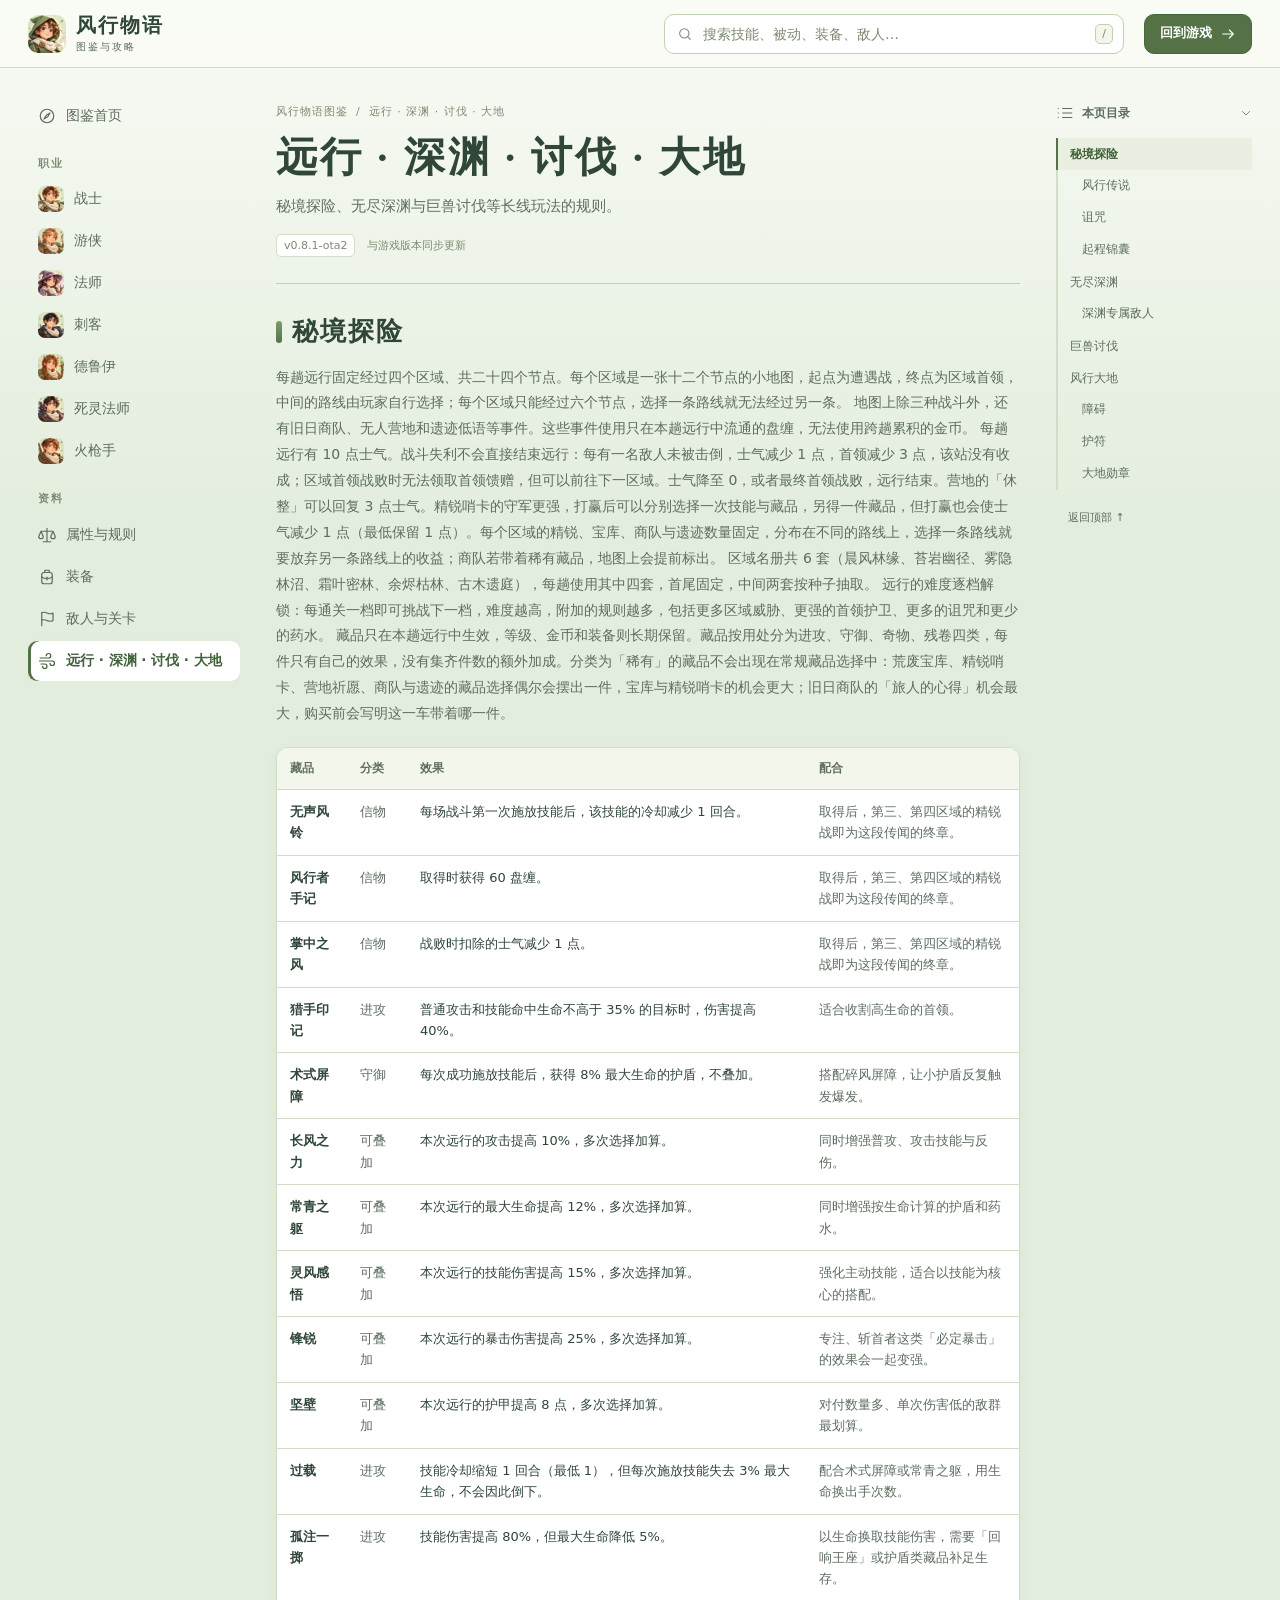
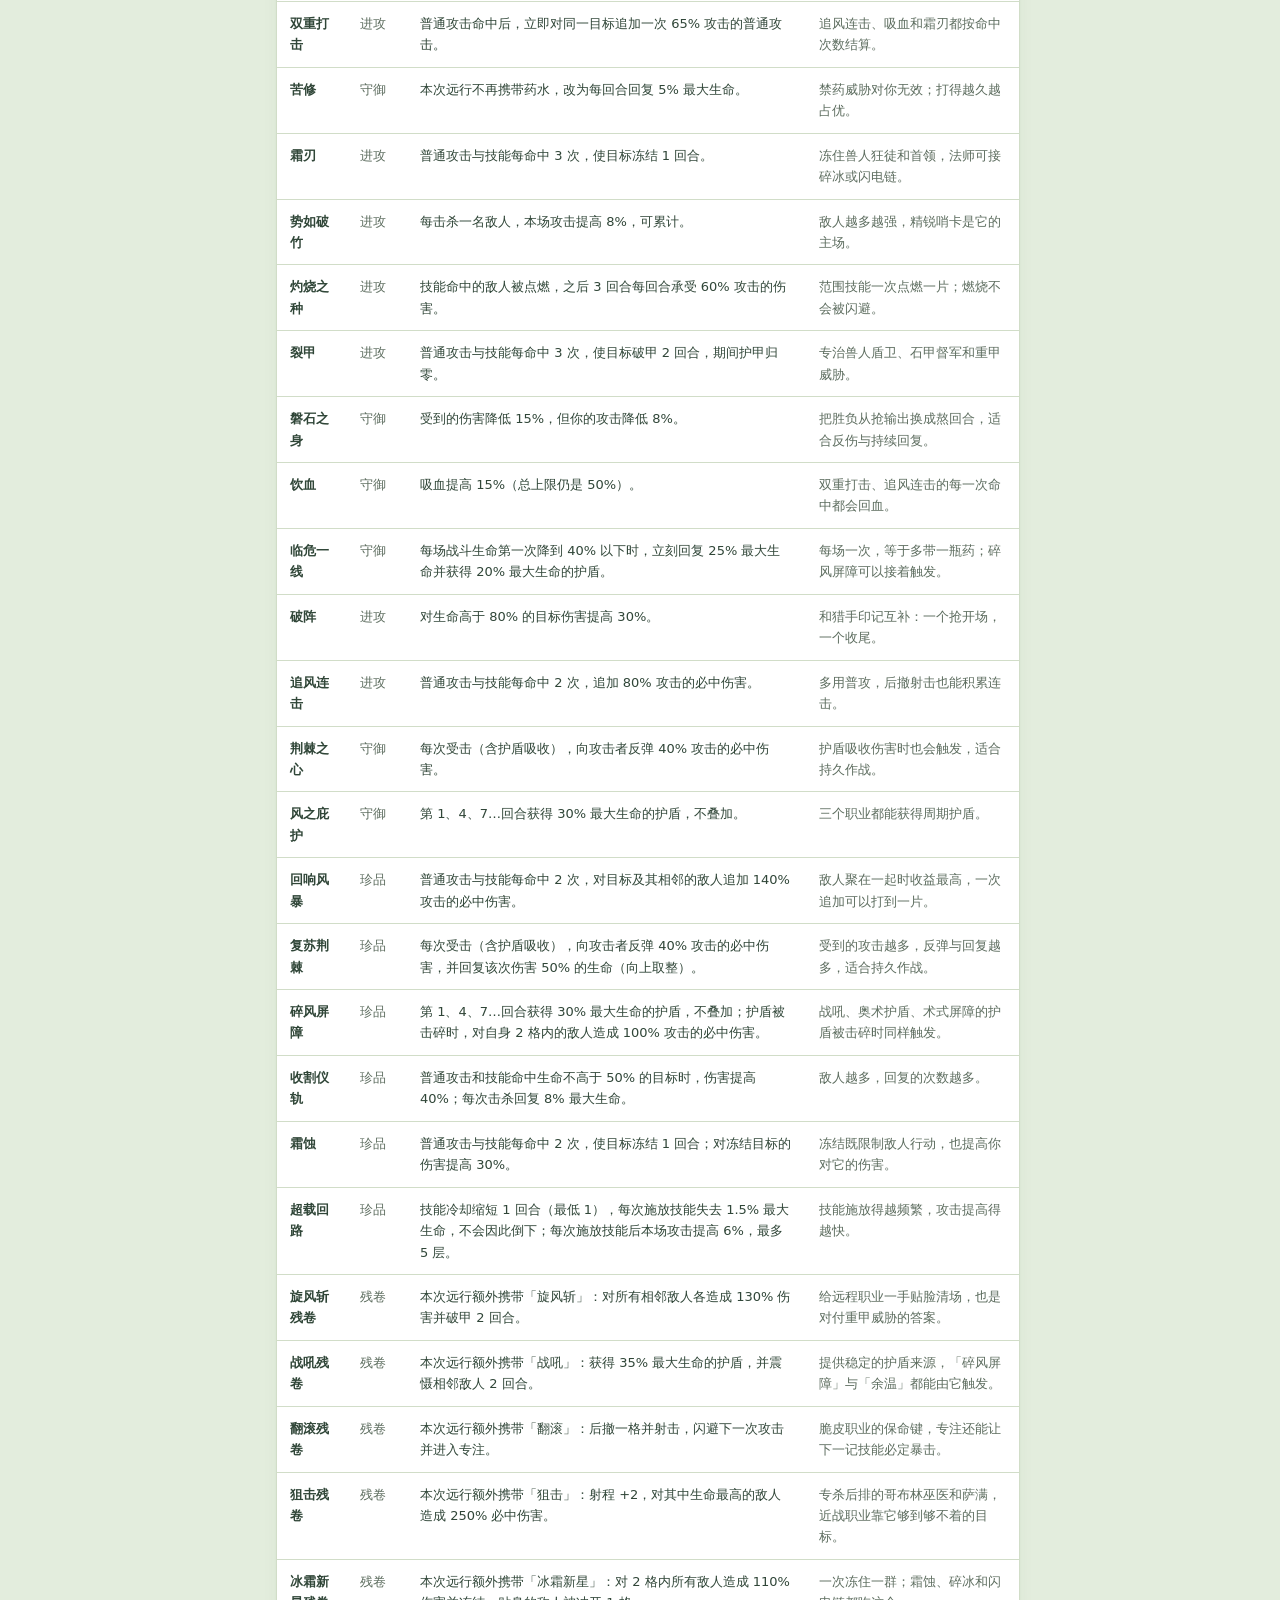
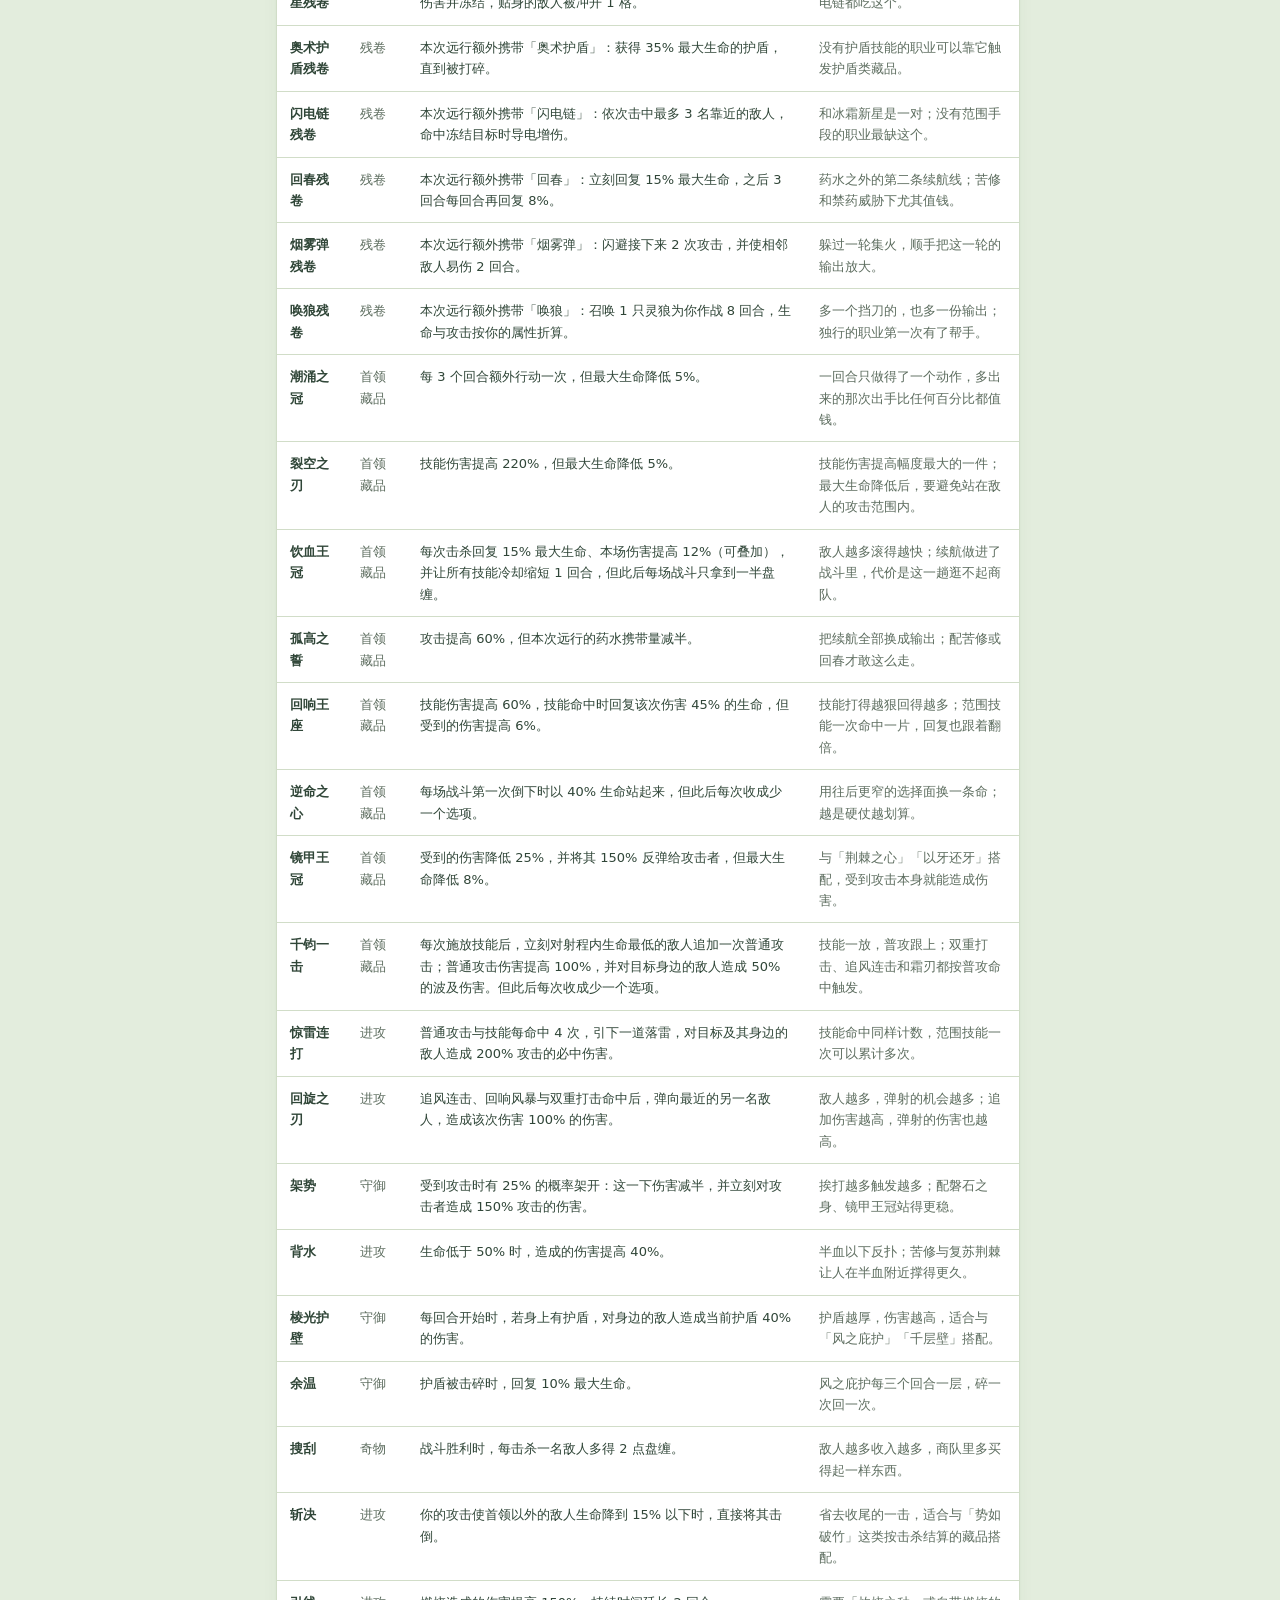
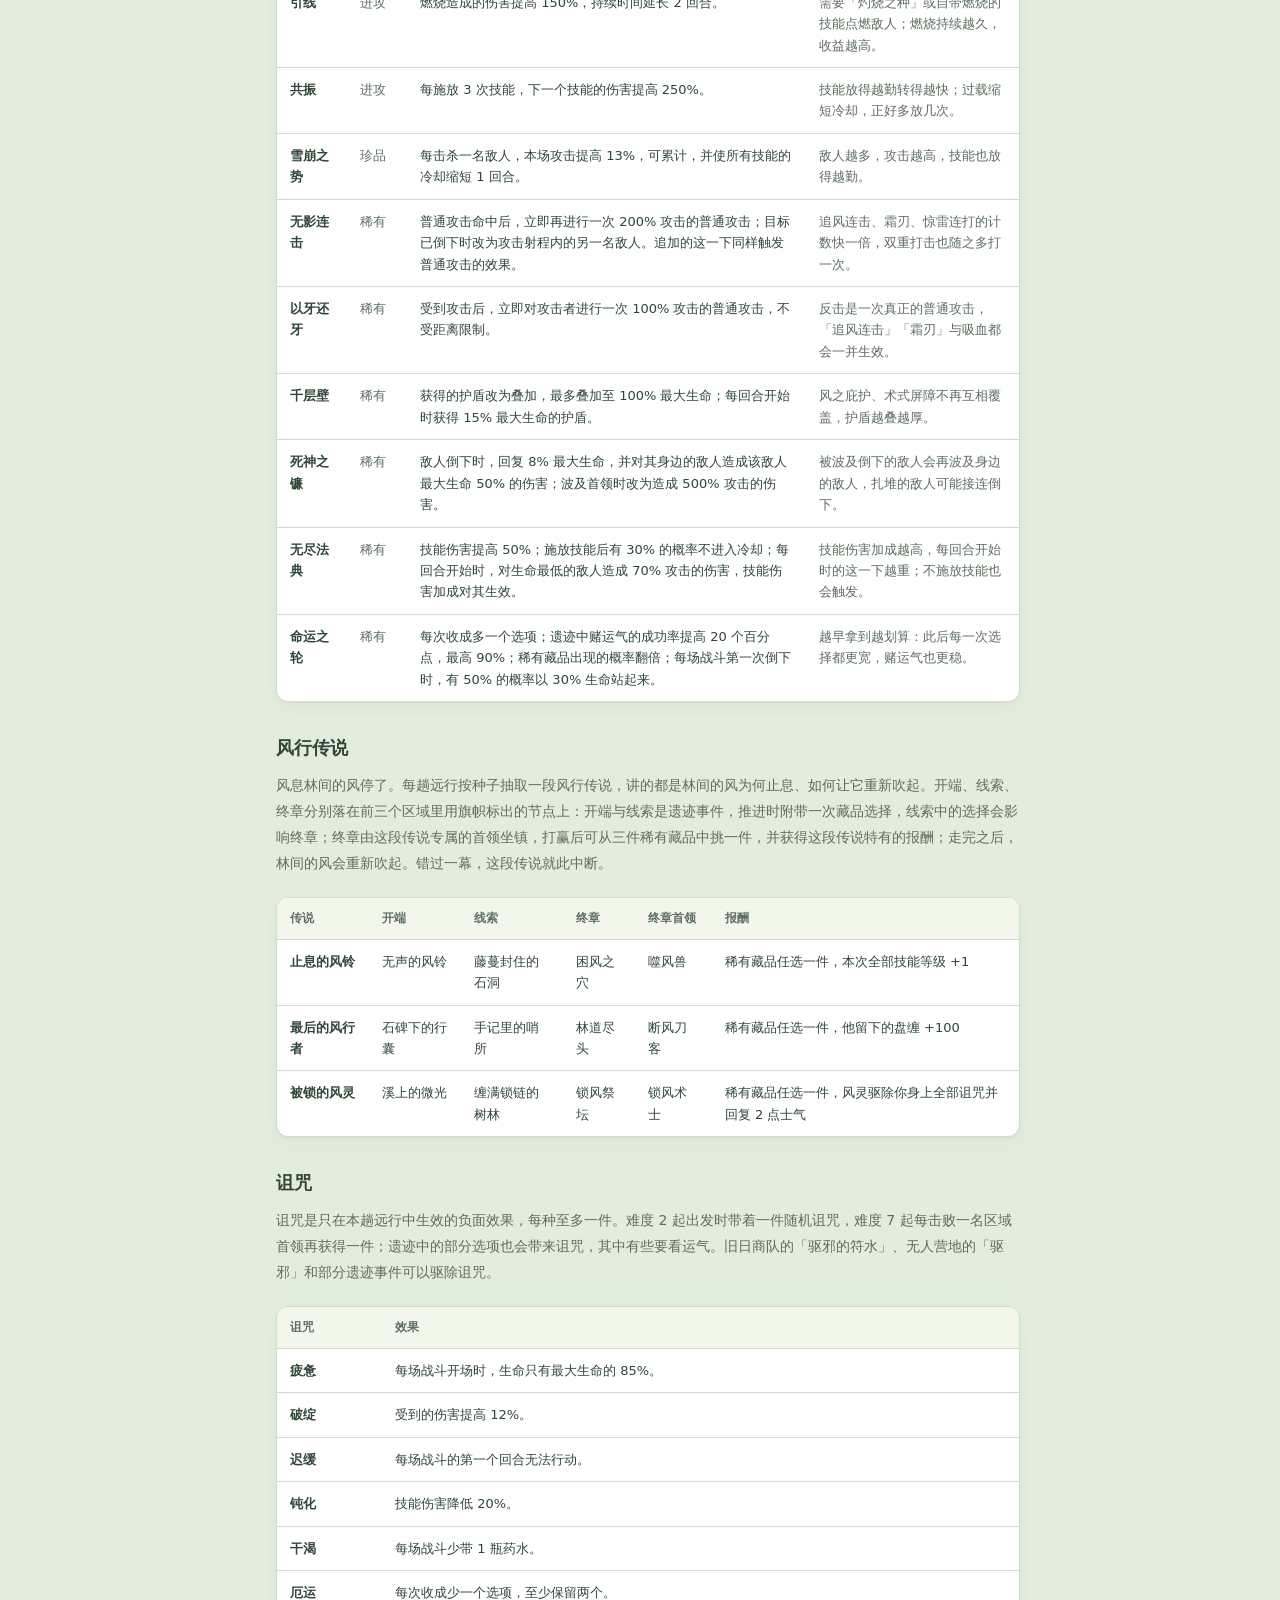
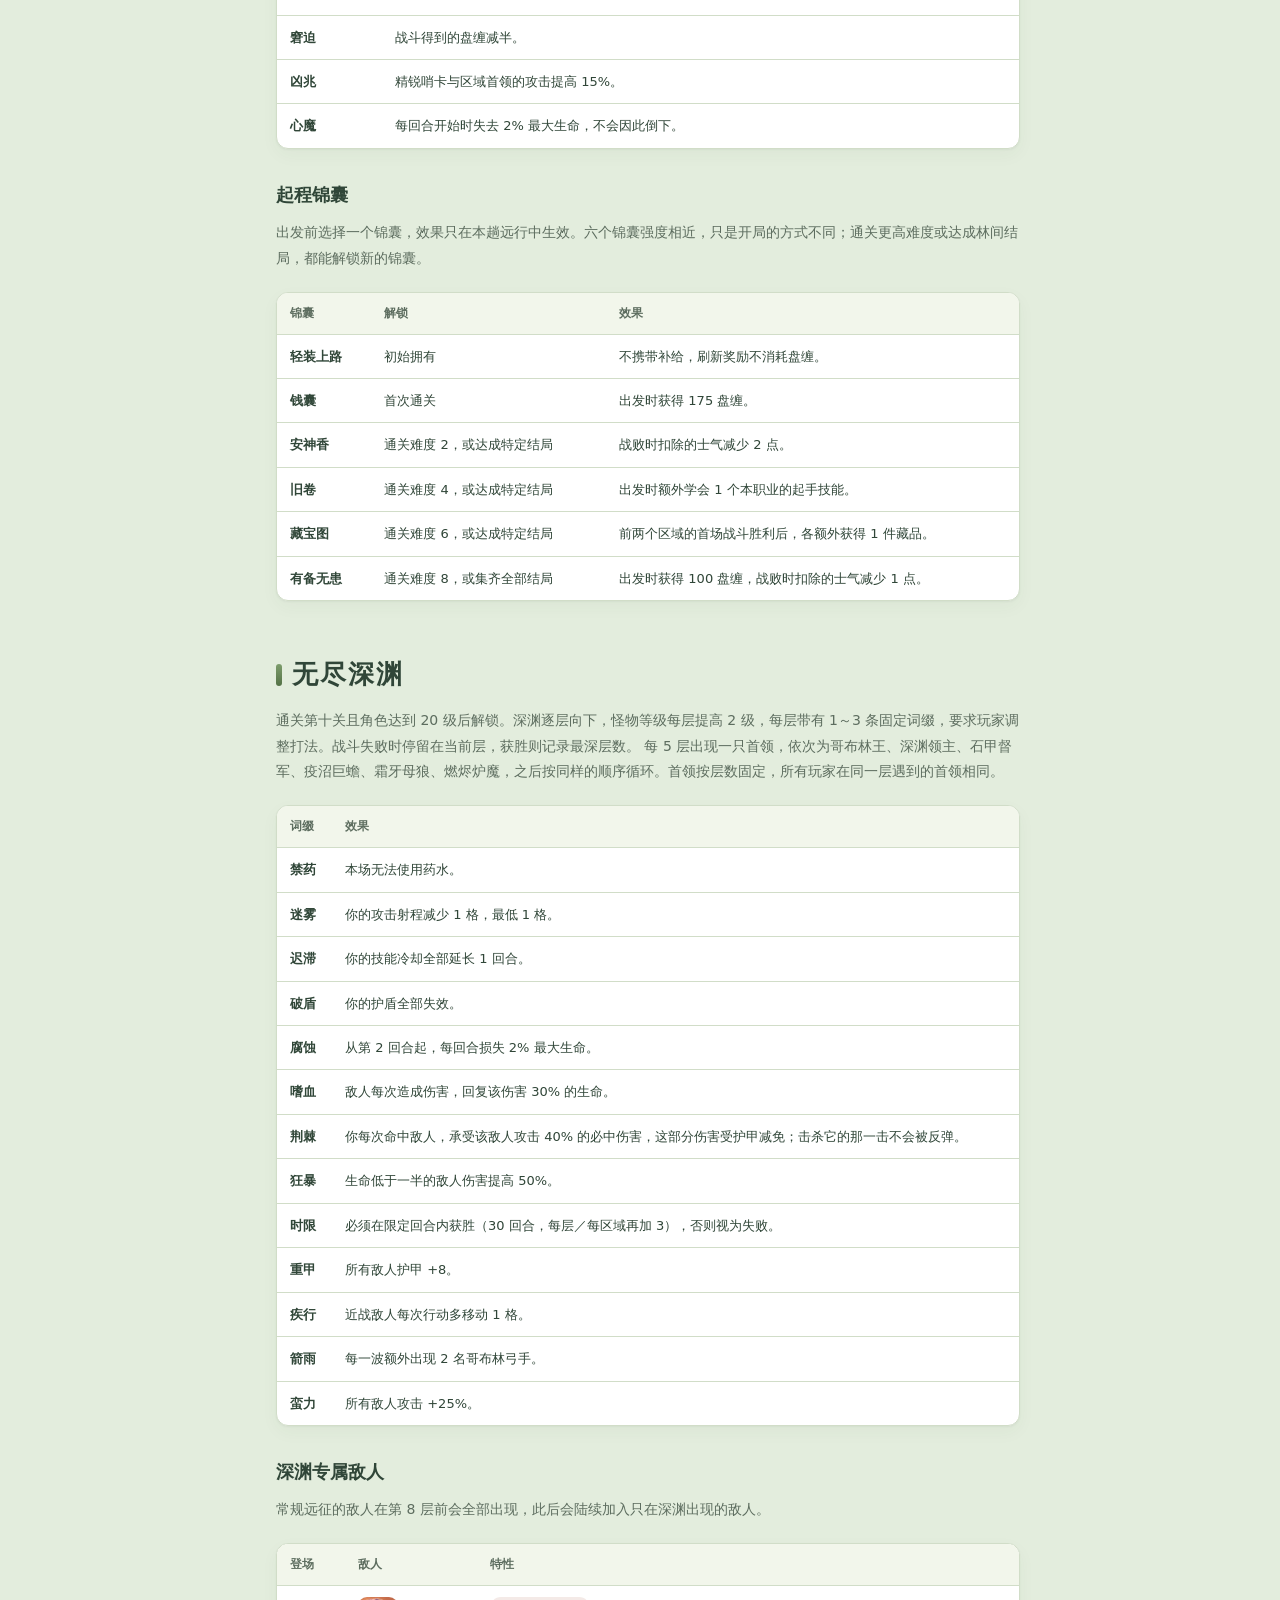
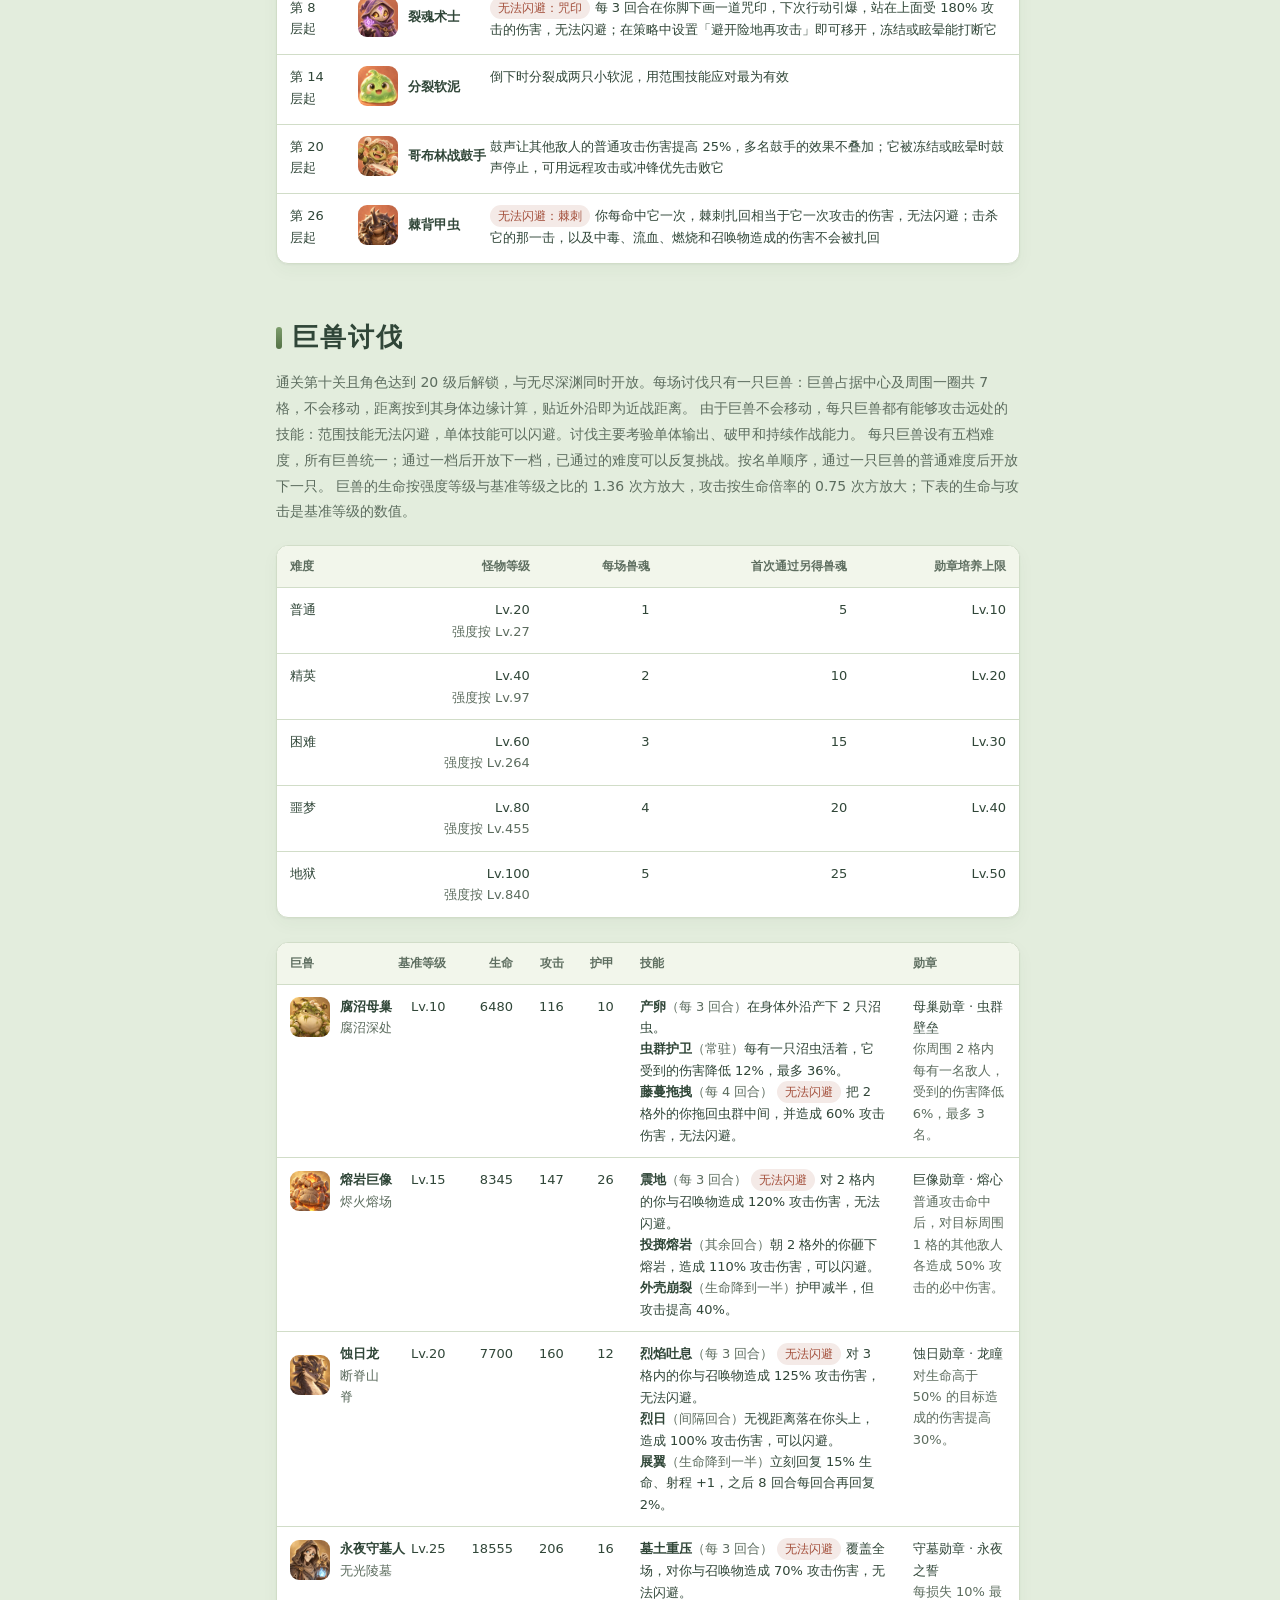
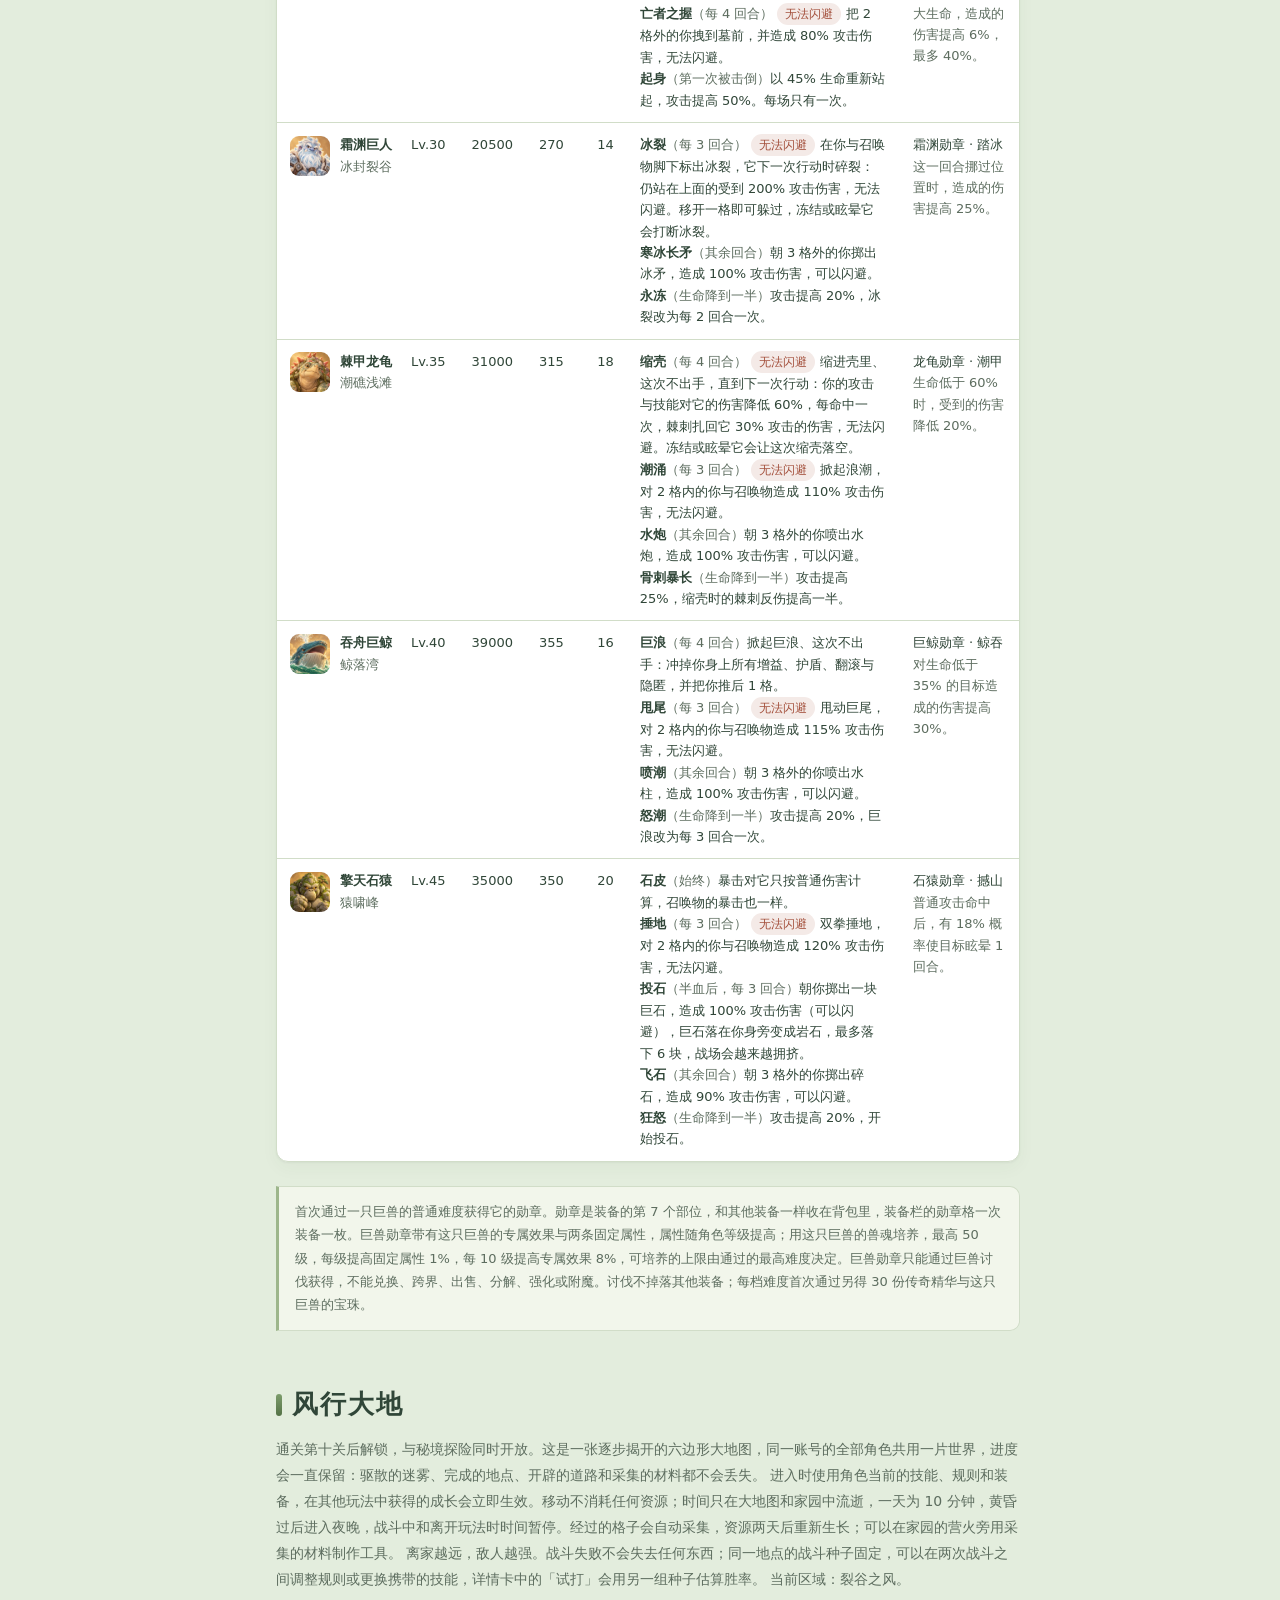
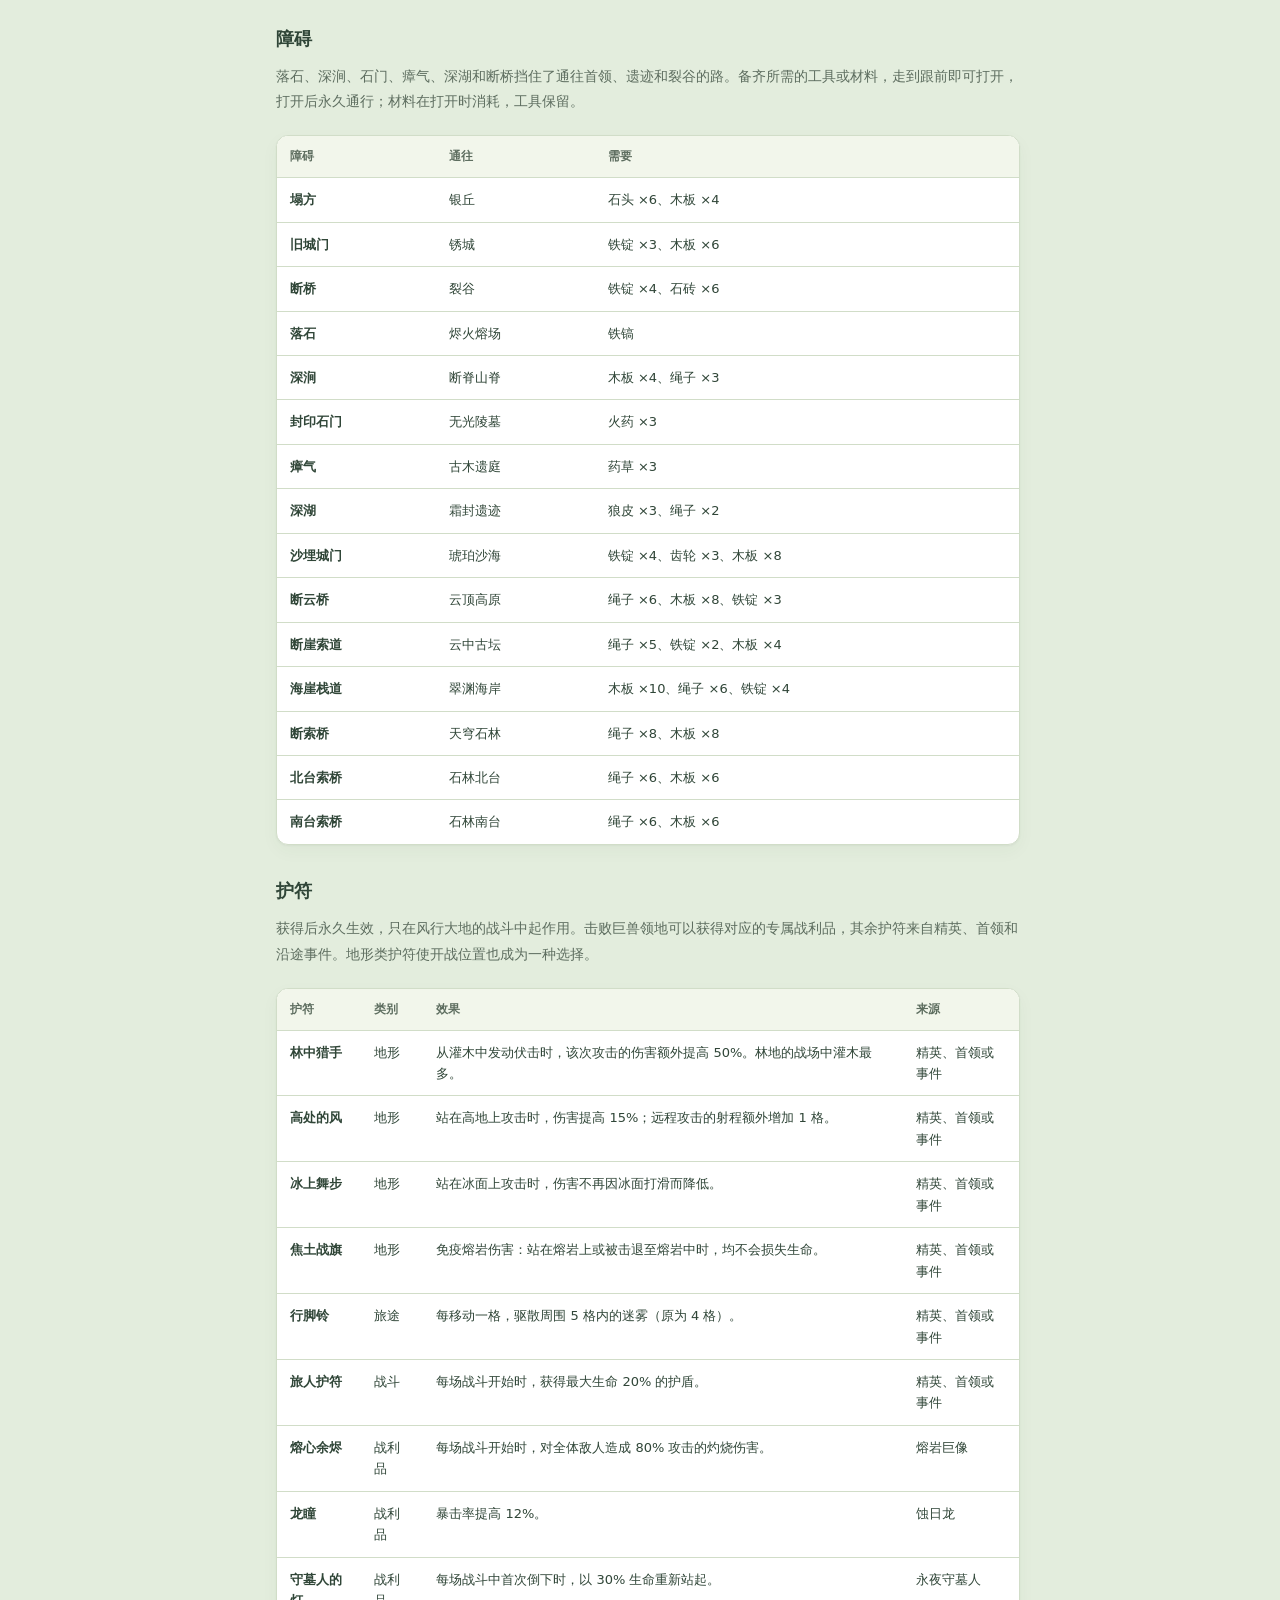
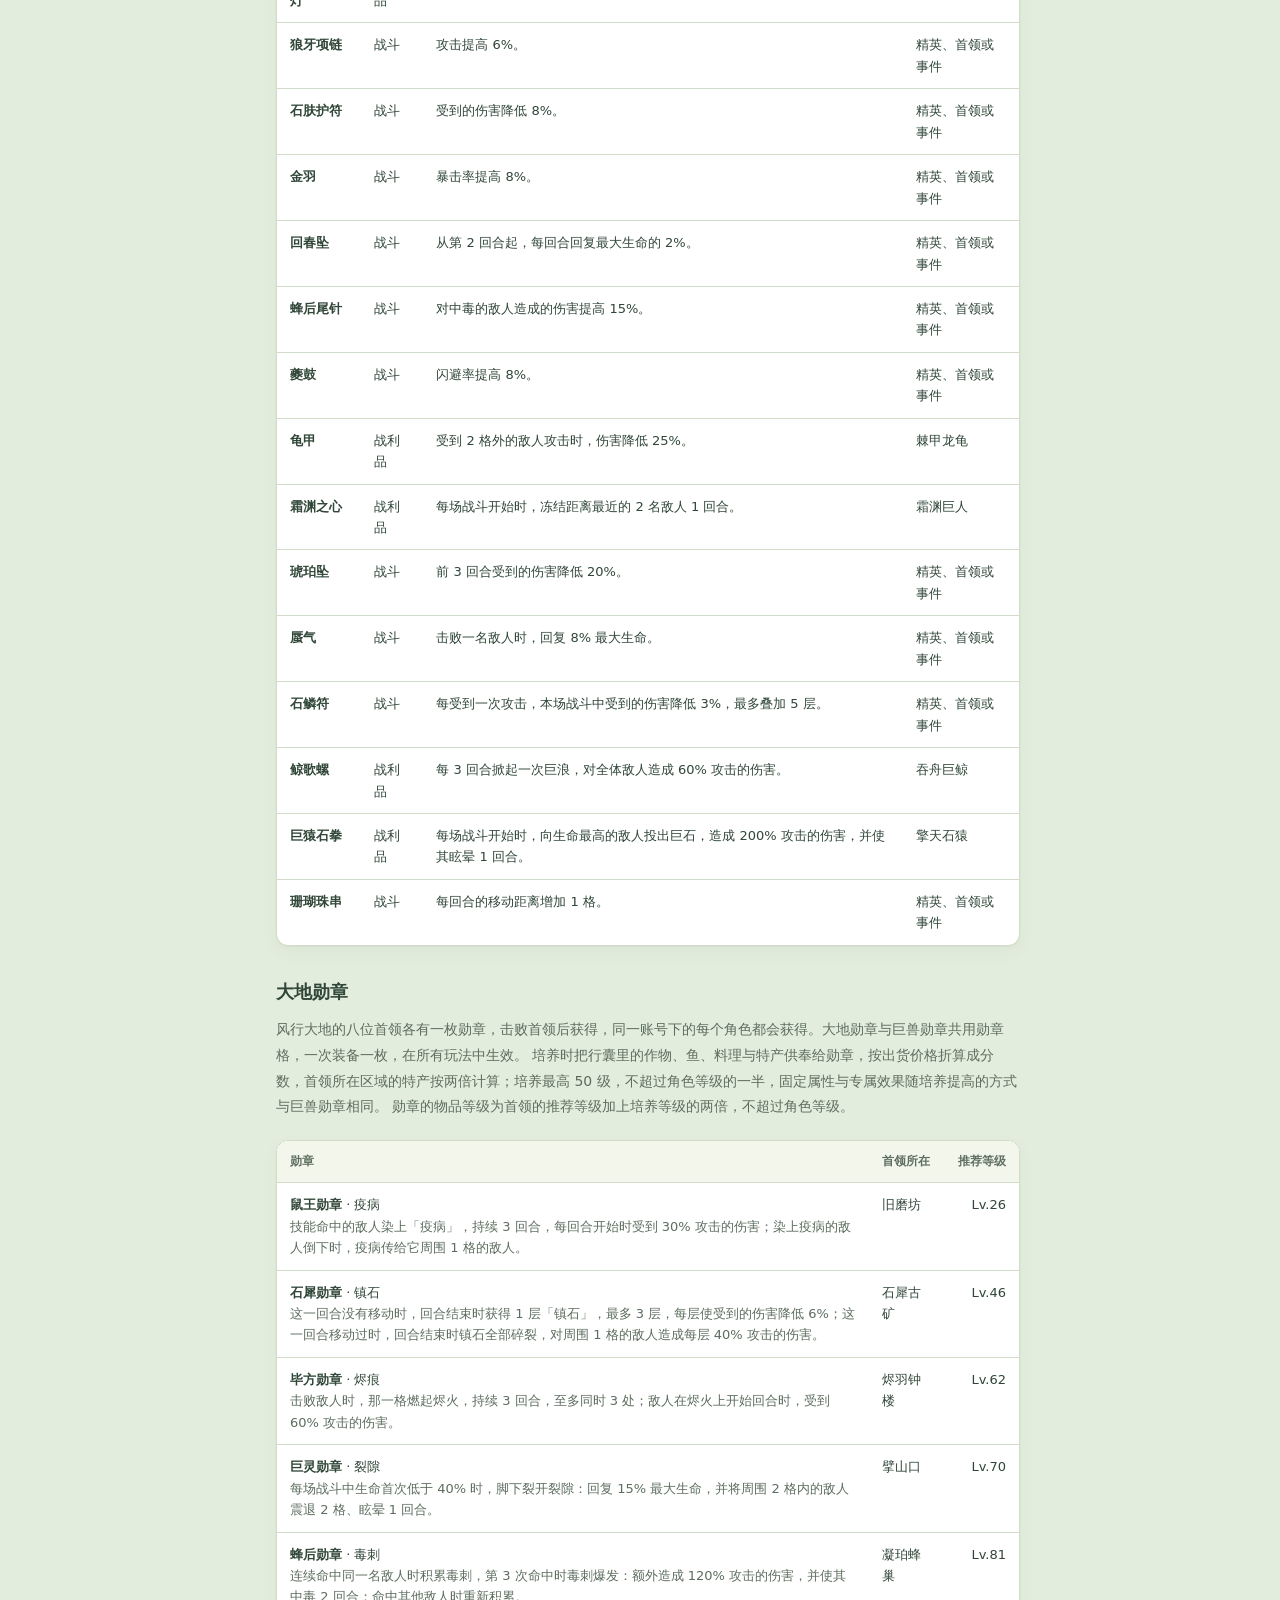
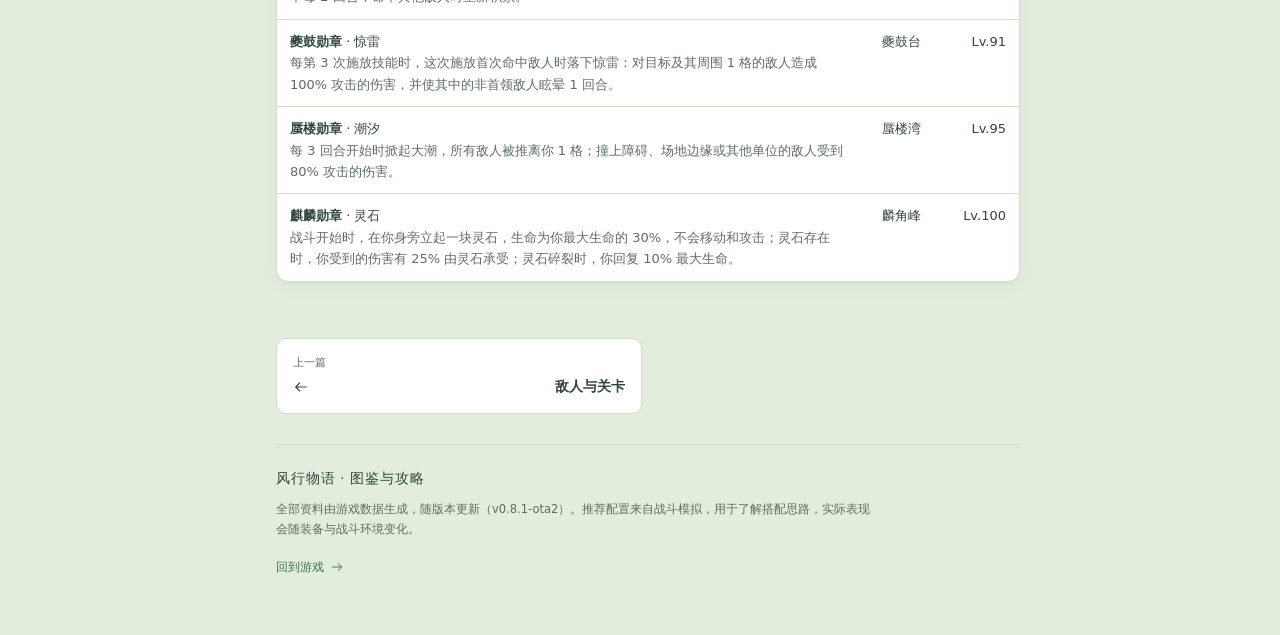
<file: guide/endgame.html>
<!doctype html>
<html lang="zh-CN">
<head>
<meta charset="utf-8" />
<meta name="viewport" content="width=device-width, initial-scale=1" />
<meta name="theme-color" content="#f9fbf5" />
<title>远行 · 深渊 · 讨伐 · 大地 · 风行物语图鉴</title>
<meta name="description" content="秘境探险、无尽深渊与巨兽讨伐等长线玩法的规则。" />
<link rel="icon" type="image/png" href="../icons/windward-64.png" />
<style>
:root {
  --surface-page: #e3eddd;
  --surface-hollow: #eaf0e1;
  --surface-sunken: #deead5;
  --surface-soft: #f2f6eb;
  --surface-paper: #f9fbf5;
  --surface-raised: #ffffff;
  --surface-warm: #f1eddc;
  --surface-cool: #e6e9f4;
  --line-soft: #d1ddc8;
  --line-mid: #c1d1b4;
  --line-strong: #b3c39d;
  --ink: #304638;
  --ink-muted: #5d6d5f;
  --ink-soft: #7d8a72;
  --ink-invert: #ffffff;
  --accent-deep: #42603b;
  --accent-edge: #45683f;
  --focus-ring: #718d5e;
  --hero-mark: #3c7167;
  --accent: #547246;
  --accent-mid: #63824e;
  --accent-light: #7d9d6c;
  --accent-pale: #9db68b;
  --mint: #397052;
  --sage-deep: #617654;
  --sage-mid: #879779;
  --gold: #866225;
  --gold-deep: #8a662a;
  --gold-mid: #92713c;
  --gold-light: #ab915c;
  --gold-pale: #b3975a;
  --gold-tint: #eee4c9;
  --gold-bright: #8a5c15;
  --gold-sand: #d7c495;
  --surface-cream: #faf0e6;
  --danger: #a34f3b;
  --boss-ember: #d9722f;
  --boss-blood: #c8324a;
  --clay-soft: #a1634d;
  --info: #3b6983;
  --info-soft: #507a89;
  --abyss-tint: #e3e7f5;
  --abyss-pale: #c9cee3;
  --abyss-line: #b7bdd6;
  --abyss-mid: #7f8cbf;
  --abyss: #4d5a86;
  --abyss-deep: #3f4a75;
  --shade-tint: #ebe7f1;
  --shade: #5a4d70;
  --shade-deep: #3b3150;
  --rarity-common: #52634d;
  --rarity-rare: #356982;
  --rarity-epic: #79549a;
  --rarity-legendary: #a8681c;
  --rarity-trophy: #b23a2e;
  --card-ink: #ece3cb;
  --card-muted: #a9a792;
  --card-value: #f2dfa8;
  --card-plus: #9fd6a4;
  --card-minus: #f08f78;
  --card-sheet-glow: #2c3a31;
  --card-sheet-top: #212c25;
  --card-sheet: #1a221d;
  --card-legend-title: #f4b860;
  --card-trophy-title: #f08a72;
  --socket: #26342c;
  --socket-deep: #1a241e;
  --socket-light: #36493c;
  --icon-halo: #f1e7cc;
  --icon-ink-rose: #a65a44;
  --icon-ink-frost: #4d7f8c;
  --icon-ink-gold: #9a7838;
  --icon-ink-forest: #4e7f58;
  --icon-ink-arcane: #77689a;
  --icon-ink-leather: #9c7150;
  --icon-ink-poison: #7a8048;
  --icon-fill-white: #efe5ca;
  --icon-fill-cream: #e9dcbb;
  --icon-fill-bone: #e8dcc2;
  --board-night: #080b0b;
  --board-sky: #121917;
  --board-brass: #d2b06a;
  --board-route: #f6e6b8;
  --board-str: #e4b860;
  --board-dex: #93c780;
  --board-vit: #ec8e72;
  --board-mid: #d9d2bd;
  --board-spec: #9fc6e6;
  --journey-title: #fbf1d6;
  --journey-label: #d9c79a;
  --journey-muted: #b9b8a6;
  --journey-gold: #f0d79a;
  --journey-plus: #9fd38c;
  --journey-bad: #f2a08e;
  --journey-danger-pale: #f6c9b8;
  --journey-sage-pale: #d9e6c8;
  --journey-ember: #e08a4c;
  --journey-brass-hi: #fbe3a0;
  --journey-brass-lo: #b4862f;
  --journey-on-brass: #2a1e08;
  --journey-rare: #d9a441;
  --journey-parchment-hi: #fffaea;
  --journey-parchment: #e4d6b0;
  --journey-paper-ink: #3a463e;
  --journey-boss-hi: #f6e2d6;
  --journey-boss-lo: #d8b9a6;
  --journey-danger: #a8473a;
  --journey-danger-ink: #8c3a2e;
  --journey-good: #2f5a3a;
  --journey-night-mid: #213328;
  --journey-night: #1a2920;
  --journey-glade-hi: #6b8460;
  --journey-glade: #556e4d;
  --journey-glade-deep: #2a3d2c;
  --hex-void: #060a09;
  --hex-fight: #e6b4ad;
  --hex-elite: #ff8a75;
  --hex-safe: #8fdcc2;
  --hex-arcane: #bda8f5;
  --hex-ice: #b9dcf2;
  --hex-mist-dawn: #2f7d63;
  --hex-mist-moss: #5d7f4a;
  --hex-mist-fog: #2f7f8f;
  --hex-mist-frost: #5b7fb8;
  --hex-mist-ember: #b5502b;
  --hex-mist-ruin: #6f58a8;
}
/* 图鉴站样式。配色全部取游戏定稿色板（:root 由 render.mjs 注入），正文保持纸面阅读感，颜色用于导航、分类与状态。 */
* { box-sizing: border-box; }
:root {
  --header-height: 68px; --reading-offset: 96px;
  --sans: "Segoe UI", "PingFang SC", "Microsoft YaHei", system-ui, sans-serif;
  --serif: "Songti SC", "Noto Serif SC", "SimSun", serif;
  --radius: 12px; --shadow: 0 1px 2px #304a3a0d, 0 6px 18px #304a3a0a; --shadow-lift: 0 2px 4px #304a3a12, 0 14px 32px #304a3a14;
}
html { scroll-behavior: smooth; scroll-padding-top: var(--reading-offset); }
body { margin: 0; background: var(--surface-page); background-image: linear-gradient(180deg, var(--surface-paper) 0, var(--surface-page) 520px); background-repeat: no-repeat; color: var(--ink); font-family: var(--sans); font-size: 15px; line-height: 1.75; -webkit-font-smoothing: antialiased; }
a { color: var(--mint); text-underline-offset: 3px; }
button, summary, a, input { -webkit-tap-highlight-color: transparent; touch-action: manipulation; }
a, summary { transition: background .16s, color .16s, border-color .16s, box-shadow .16s, transform .16s; }
a:focus-visible, summary:focus-visible, input:focus-visible, .table-scroll:focus-visible { outline: 2px solid var(--focus-ring); outline-offset: 3px; }
[tabindex="-1"]:focus { outline: none; }
svg, img { flex-shrink: 0; }
img { display: block; max-width: 100%; }
summary { cursor: pointer; list-style: none; }
summary::-webkit-details-marker { display: none; }
[hidden] { display: none !important; }
.visually-hidden { position: absolute; width: 1px; height: 1px; overflow: hidden; clip: rect(0 0 0 0); white-space: nowrap; }
.skip-link { position: fixed; z-index: 40; left: 16px; top: -80px; padding: 10px 16px; border-radius: 8px; background: var(--accent); color: var(--ink-invert); }
.skip-link:focus { top: 10px; }

/* ---------- 顶栏与搜索 ---------- */
.site-header { position: sticky; top: 0; z-index: 30; height: var(--header-height); border-bottom: 1px solid var(--line-soft); background: color-mix(in srgb, var(--surface-paper) 92%, transparent); backdrop-filter: blur(10px); }
.header-inner { display: flex; align-items: center; gap: 20px; max-width: 1480px; height: 100%; margin: auto; padding: 0 28px; }
.brand { display: inline-flex; align-items: center; gap: 10px; color: var(--ink); text-decoration: none; }
.brand img { border-radius: 10px; }
.brand strong { display: block; font-family: var(--serif); font-size: 20px; font-weight: 600; line-height: 1.3; letter-spacing: 2px; }
.brand small { display: block; color: var(--ink-muted); font-size: 10px; letter-spacing: 2px; }
.site-search { position: relative; flex: 1; max-width: 460px; margin-left: auto; }
.search-box { display: flex; align-items: center; gap: 8px; height: 40px; padding: 0 10px 0 12px; border: 1px solid var(--line-mid); border-radius: 10px; background: var(--surface-raised); color: var(--ink-soft); }
.search-box:focus-within { border-color: var(--accent); box-shadow: 0 0 0 3px color-mix(in srgb, var(--accent) 16%, transparent); }
.search-box input { flex: 1; min-width: 0; height: 100%; border: 0; outline: 0; background: transparent; color: var(--ink); font: inherit; font-size: 14px; }
.search-box input::placeholder { color: var(--ink-soft); }
.search-box input::-webkit-search-cancel-button { display: none; }
kbd { padding: 0 6px; border: 1px solid var(--line-mid); border-radius: 5px; background: var(--surface-soft); color: var(--ink-soft); font: 11px/18px var(--sans); }
.search-results { position: absolute; top: calc(100% + 8px); left: 0; right: 0; max-height: min(70dvh, 480px); padding: 6px; overflow-y: auto; border: 1px solid var(--line-mid); border-radius: 12px; background: var(--surface-raised); box-shadow: var(--shadow-lift); }
.search-results a { display: grid; grid-template-columns: minmax(0, 1fr) auto; align-items: center; gap: 2px 10px; padding: 8px 10px; border-radius: 8px; color: var(--ink); text-decoration: none; }
.search-results a strong { font-size: 14px; }
.search-results a mark { background: var(--gold-tint); color: inherit; border-radius: 2px; }
.search-results a small { grid-column: 1; color: var(--ink-muted); font-size: 12px; }
.search-results a .kind { grid-column: 2; grid-row: 1 / 3; padding: 1px 7px; border-radius: 5px; background: var(--surface-hollow); color: var(--accent-deep); font-size: 11px; }
.search-results a[aria-selected="true"], .search-results a:hover { background: var(--surface-soft); }
.search-empty { margin: 0; padding: 14px 10px; color: var(--ink-muted); font-size: 13px; }
.play-link { display: inline-flex; align-items: center; gap: 8px; min-height: 40px; padding: 7px 15px; border: 1px solid var(--accent-edge); border-radius: 10px; background: var(--accent); color: var(--ink-invert); font-size: 13px; font-weight: 600; text-decoration: none; white-space: nowrap; }
.play-link:hover { background: var(--accent-deep); }

/* ---------- 版面 ---------- */
.docs-layout { display: grid; grid-template-columns: 212px minmax(0, 1fr) 196px; grid-template-areas: "navigation content outline"; align-items: start; gap: 36px; max-width: 1480px; margin: 0 auto; padding: 28px 28px 0; }
.docs-layout.no-toc { grid-template-columns: 212px minmax(0, 1fr); grid-template-areas: "navigation content"; }
.site-sidebar { grid-area: navigation; }
.toc-sidebar { grid-area: outline; }
.site-sidebar, .toc-sidebar { position: sticky; top: calc(var(--header-height) + 24px); min-width: 0; }
.site-nav > summary { display: none; }
.nav-panel { max-height: calc(100dvh - 120px); overflow-y: auto; overscroll-behavior: contain; scrollbar-width: thin; }
.sidebar-label { margin: 18px 10px 6px; color: var(--ink-soft); font-size: 11px; font-weight: 600; letter-spacing: 2px; }
.nav-group { display: grid; gap: 2px; }
.site-nav nav a { display: flex; align-items: center; gap: 10px; min-height: 40px; padding: 6px 10px; border-radius: 9px; color: var(--ink-muted); font-size: 13.5px; text-decoration: none; }
.site-nav nav a img { width: 26px; height: 26px; border-radius: 7px; background: var(--surface-soft); }
.site-nav nav a:hover { color: var(--ink); background: var(--surface-soft); }
.site-nav nav a[aria-current="page"] { color: var(--accent-deep); background: var(--surface-raised); box-shadow: inset 3px 0 var(--accent), var(--shadow); font-weight: 600; }

.page-toc > summary { display: flex; align-items: center; gap: 8px; min-height: 34px; margin-bottom: 8px; color: var(--ink-muted); font-size: 12px; font-weight: 600; }
.page-toc > summary > svg:last-child { width: 12px; margin-left: auto; transform: rotate(90deg); }
.page-toc:not([open]) > summary > svg:last-child { transform: rotate(0); }
.toc-current { display: none; }
.toc-panel { max-height: calc(100dvh - 170px); overflow-y: auto; overscroll-behavior: contain; scrollbar-width: thin; }
.page-toc ol { margin: 0; padding: 0; list-style: none; }
.page-toc nav a { display: flex; align-items: center; min-height: 32px; padding: 5px 9px 5px 12px; border-left: 2px solid var(--line-soft); color: var(--ink-muted); font-size: 12px; line-height: 1.5; text-decoration: none; }
.page-toc nav a > span { min-width: 0; overflow: hidden; white-space: nowrap; text-overflow: ellipsis; }
.page-toc .toc-level-3 a { padding-left: 24px; font-size: 11.5px; }
.page-toc nav a:hover { color: var(--ink); background: var(--surface-soft); }
.page-toc nav a[aria-current="location"] { color: var(--accent-deep); border-color: var(--accent); background: var(--surface-hollow); font-weight: 600; }
.toc-top { display: inline-flex; align-items: center; min-height: 40px; margin: 8px 0 0 12px; color: var(--ink-muted); font-size: 11px; text-decoration: none; }

/* ---------- 正文 ---------- */
.guide-main { grid-area: content; min-width: 0; padding-bottom: 48px; }
.guide-heading { padding: 6px 0 26px; margin-bottom: 30px; border-bottom: 1px solid var(--line-mid); }
.eyebrow { display: flex; align-items: center; gap: 8px; margin: 0 0 10px; color: var(--ink-soft); font-size: 11px; letter-spacing: 1px; }
.eyebrow span { color: var(--sage-mid); }
.guide-heading h1, .class-hero h1, .home-hero h1 { margin: 0; font-family: var(--serif); font-size: clamp(30px, 3.2vw, 42px); font-weight: 600; letter-spacing: 3px; line-height: 1.3; }
.page-description { max-width: 720px; margin: 10px 0 14px; color: var(--ink-muted); font-size: 14.5px; }
.page-meta { display: flex; align-items: center; flex-wrap: wrap; gap: 8px 12px; color: var(--ink-soft); font-size: 11px; }
.version-badge { padding: 1px 7px; border: 1px solid var(--line-soft); border-radius: 5px; background: var(--surface-raised); font-variant-numeric: tabular-nums; }
.guide-article { overflow-wrap: anywhere; }
.guide-article h2 { display: flex; align-items: center; gap: 10px; margin: 56px 0 14px; font-family: var(--serif); font-size: 26px; font-weight: 600; line-height: 1.4; letter-spacing: 2px; }
.guide-article h2::before { content: ""; width: 6px; height: 22px; border-radius: 3px; background: linear-gradient(var(--accent-light), var(--accent)); }
.guide-article > h2:first-child { margin-top: 0; }
.guide-article h3 { margin: 32px 0 12px; font-size: 18px; line-height: 1.5; }
.guide-article h4 { margin: 0; font-size: 16px; }
.lead { max-width: 820px; margin: 0 0 20px; color: var(--ink-muted); font-size: 14px; line-height: 1.85; }
.note { margin: 18px 0 24px; padding: 13px 16px; border: 1px solid var(--line-soft); border-left: 3px solid var(--accent-pale); border-radius: 0 10px 10px 0; background: var(--surface-soft); color: var(--ink-muted); font-size: 13px; line-height: 1.8; }
.note p { margin: 6px 0; }
.note p:first-child { margin-top: 0; }
.note p:last-child { margin-bottom: 0; }
.muted { color: var(--ink-muted); }
.tags { display: flex; flex-wrap: wrap; gap: 6px; margin: 0; }
.tag { display: inline-flex; align-items: center; padding: 1px 8px; border-radius: 999px; background: var(--surface-hollow); color: var(--sage-deep); font-family: var(--sans); font-size: 11.5px; font-weight: 500; line-height: 1.75; white-space: nowrap; }
.tag-danger { background: color-mix(in srgb, var(--danger) 12%, var(--surface-raised)); color: var(--danger); }
.tag-gold { background: var(--gold-tint); color: var(--gold-bright); }
.tag-link { text-decoration: none; background: var(--surface-raised); border: 1px solid var(--line-mid); color: var(--accent-deep); }
.tag-link:hover { border-color: var(--accent); }
code { padding: 2px 6px; border-radius: 5px; background: var(--surface-hollow); font-size: .92em; white-space: normal; }
.block-label { margin: 0 0 6px; color: var(--ink-soft); font-size: 11px; font-weight: 600; letter-spacing: 1px; }

/* ---------- 首页 ---------- */
.home-hero { display: grid; grid-template-columns: minmax(0, 1fr) auto; align-items: center; gap: 28px; margin-bottom: 36px; padding: 30px 32px; border: 1px solid var(--line-soft); border-radius: 18px; background: radial-gradient(circle at 85% 20%, var(--surface-warm), transparent 55%), linear-gradient(135deg, var(--surface-raised), var(--surface-soft)); box-shadow: var(--shadow); }
.home-hint { display: flex; align-items: center; gap: 8px; margin: 0; color: var(--ink-muted); font-size: 13px; }
.home-portraits { display: grid; grid-template-columns: repeat(4, 64px); gap: 8px; }
.home-portraits img { width: 64px; height: 64px; border-radius: 14px; border: 2px solid var(--surface-raised); box-shadow: var(--shadow); background: var(--surface-soft); }
.home-portraits img:nth-child(n+5) { transform: translateX(36px); }
.class-grid { display: grid; grid-template-columns: repeat(auto-fill, minmax(min(100%, 300px), 1fr)); gap: 14px; }
.class-card { display: flex; gap: 14px; padding: 16px; border: 1px solid var(--line-soft); border-radius: var(--radius); background: var(--surface-raised); color: var(--ink); text-decoration: none; box-shadow: var(--shadow); }
.class-card:hover { border-color: var(--accent-pale); box-shadow: var(--shadow-lift); transform: translateY(-2px); }
.class-card img { width: 72px; height: 72px; border-radius: 14px; background: var(--surface-soft); }
.class-card-body { display: flex; flex-direction: column; gap: 6px; min-width: 0; }
.class-card-body strong { font-family: var(--serif); font-size: 19px; letter-spacing: 2px; }
.class-card-body .tags { gap: 4px; }
.class-card-intro { color: var(--ink-muted); font-size: 12.5px; line-height: 1.7; }
.spec-names { display: flex; flex-wrap: wrap; gap: 4px; }
.spec-names span { padding: 0 7px; border: 1px solid var(--line-mid); border-radius: 6px; color: var(--accent-deep); font-size: 11.5px; }
.ref-grid { display: grid; grid-template-columns: repeat(auto-fill, minmax(min(100%, 230px), 1fr)); gap: 12px; }
.ref-card { display: grid; grid-template-columns: minmax(0, 1fr) auto; gap: 4px 10px; padding: 16px; border: 1px solid var(--line-soft); border-radius: var(--radius); background: var(--surface-raised); color: var(--ink); text-decoration: none; box-shadow: var(--shadow); }
.ref-card strong { font-size: 15px; }
.ref-card span { grid-column: 1; color: var(--ink-muted); font-size: 12.5px; line-height: 1.65; }
.ref-card svg { grid-column: 2; grid-row: 1 / 3; align-self: center; color: var(--accent); }
.ref-card:hover { border-color: var(--accent-pale); box-shadow: var(--shadow-lift); }

.strength-chart { display: grid; gap: 4px; padding: 14px 18px; border: 1px solid var(--line-soft); border-radius: var(--radius); background: var(--surface-raised); box-shadow: var(--shadow); }
.strength-group { display: grid; grid-template-columns: 116px minmax(0, 1fr); align-items: center; gap: 12px; padding: 8px 0; border-bottom: 1px solid var(--line-soft); }
.strength-group:last-child { border-bottom: 0; }
.strength-class { display: flex; align-items: center; gap: 8px; color: var(--ink); font-weight: 600; font-size: 13.5px; text-decoration: none; }
.strength-class img { width: 28px; height: 28px; border-radius: 7px; }
.strength-bars { display: grid; gap: 4px; margin: 0; padding: 0; list-style: none; }
.strength-bars li { display: grid; grid-template-columns: 58px minmax(0, 1fr) 34px; align-items: center; gap: 10px; font-size: 12px; }
.strength-label { color: var(--ink-muted); white-space: nowrap; }
.strength-track { height: 10px; border-radius: 5px; background: var(--surface-hollow); overflow: hidden; }
.strength-fill { display: block; height: 100%; border-radius: 5px; background: linear-gradient(90deg, var(--accent-pale), var(--accent)); }
.strength-bars li:first-child .strength-fill { background: linear-gradient(90deg, var(--accent-light), var(--accent-deep)); }
.strength-value { font-variant-numeric: tabular-nums; font-weight: 600; text-align: right; }
.axis-note { margin: 8px 2px 0; color: var(--ink-soft); font-size: 11.5px; }

/* ---------- 职业页 ---------- */
.class-hero { display: flex; align-items: center; gap: 26px; margin-bottom: 34px; padding: 26px 28px; border: 1px solid var(--line-soft); border-radius: 18px; background: radial-gradient(circle at 12% 30%, var(--surface-warm), transparent 50%), linear-gradient(135deg, var(--surface-raised), var(--surface-soft)); box-shadow: var(--shadow); }
.class-hero-portrait { width: 132px; height: 132px; border-radius: 22px; border: 3px solid var(--surface-raised); box-shadow: var(--shadow-lift); background: var(--surface-soft); }
.class-hero .page-description { margin-bottom: 12px; }
.fact-grid { display: grid; grid-template-columns: repeat(2, minmax(0, 1fr)); gap: 10px; margin: 0; }
.fact-grid > div { padding: 12px 16px; border: 1px solid var(--line-soft); border-radius: 10px; background: var(--surface-raised); }
.fact-grid .wide { grid-column: 1 / -1; }
.fact-grid dt, .spec-facts dt, .build-specs dt { margin-bottom: 3px; color: var(--ink-soft); font-size: 11.5px; font-weight: 600; letter-spacing: 1px; }
.fact-grid dd, .spec-facts dd, .build-specs dd { margin: 0; font-size: 13.5px; line-height: 1.75; }

.spec-grid { display: grid; grid-template-columns: repeat(3, minmax(0, 1fr)); gap: 14px; align-items: start; }
.spec-card { display: flex; flex-direction: column; gap: 10px; padding: 18px; border: 1px solid var(--line-soft); border-top: 3px solid var(--accent-light); border-radius: var(--radius); background: var(--surface-raised); box-shadow: var(--shadow); }
.guide-article .spec-card h3 { display: flex; flex-direction: column; margin: 0; font-family: var(--serif); font-size: 21px; letter-spacing: 2px; }
.spec-card h3 small { font-family: var(--sans); color: var(--gold); font-size: 11.5px; font-weight: 500; letter-spacing: 0; }
.spec-pitch { margin: 0; color: var(--ink-muted); font-size: 13px; }
.spec-strength { align-self: flex-start; padding: 2px 10px; border-radius: 999px; background: var(--surface-hollow); color: var(--accent-deep); font-size: 12px; text-decoration: none; }
.spec-strength strong { font-size: 14px; }
.spec-facts { display: grid; gap: 10px; margin: 0; }
.spec-facts dd { font-size: 13px; }
.chips { display: flex; flex-wrap: wrap; gap: 6px; }
.chip { display: inline-flex; align-items: baseline; gap: 5px; padding: 2px 9px; border: 1px solid var(--line-mid); border-radius: 7px; background: var(--surface-soft); color: var(--ink); font-size: 12.5px; font-weight: 600; text-decoration: none; }
.chip small { color: var(--ink-soft); font-size: 10.5px; font-weight: 500; }
.chip:hover { border-color: var(--accent); }
.spec-rewrites { border-top: 1px dashed var(--line-mid); padding-top: 8px; }
.spec-rewrites summary { display: flex; align-items: center; gap: 6px; color: var(--accent-deep); font-size: 12.5px; font-weight: 600; }
.spec-rewrites summary svg { transform: rotate(90deg); }
.spec-rewrites[open] summary svg { transform: rotate(-90deg); }
.spec-rewrites ul { margin: 8px 0 0; padding-left: 18px; color: var(--ink-muted); font-size: 12.5px; }
.spec-rewrites li { margin-bottom: 4px; }

.skill-grid { display: grid; grid-template-columns: repeat(auto-fill, minmax(min(100%, 340px), 1fr)); gap: 14px; align-items: start; }
.skill-card { display: flex; flex-direction: column; gap: 10px; padding: 16px 18px; border: 1px solid var(--line-soft); border-radius: var(--radius); background: var(--surface-raised); box-shadow: var(--shadow); scroll-margin-top: var(--reading-offset); }
.skill-card:target { border-color: var(--accent); box-shadow: 0 0 0 3px color-mix(in srgb, var(--accent) 18%, transparent), var(--shadow); }
.skill-card.is-ascend { border-color: var(--gold-sand); background: linear-gradient(180deg, var(--surface-cream), var(--surface-raised) 90px); }
.skill-card > header { display: flex; align-items: baseline; justify-content: space-between; flex-wrap: wrap; gap: 4px 10px; }
.skill-card h4 { font-family: var(--serif); font-size: 18px; letter-spacing: 1px; }
.skill-meta { color: var(--ink-soft); font-size: 12px; white-space: nowrap; }
.skill-desc { margin: 0; font-size: 13.5px; }
.skill-synergy { margin: 0; padding-left: 10px; border-left: 2px solid var(--line-mid); color: var(--ink-muted); font-size: 12.5px; }
.rewrites ul { margin: 0; padding-left: 16px; color: var(--ink-muted); font-size: 12.5px; }
.rewrites strong { color: var(--accent-deep); }
.skill-levels { padding-top: 10px; border-top: 1px dashed var(--line-mid); }
.level-control { display: flex; align-items: center; gap: 12px; }
.level-control label { display: flex; flex: 1; align-items: center; gap: 10px; color: var(--ink-soft); font-size: 11.5px; font-weight: 600; white-space: nowrap; }
.level-slider { flex: 1; min-width: 0; accent-color: var(--accent); }
.level-value { min-width: 42px; padding: 0 7px; border-radius: 6px; background: var(--surface-hollow); color: var(--accent-deep); font-size: 12px; font-weight: 700; text-align: center; font-variant-numeric: tabular-nums; }
.level-total { margin: 6px 0 4px; color: var(--accent-deep); font-size: 12.5px; font-weight: 600; }
.level-gains { display: grid; gap: 2px; margin: 0; padding: 0; list-style: none; font-size: 12.5px; color: var(--ink-muted); }
.level-gains li { display: grid; grid-template-columns: 40px minmax(0, 1fr); gap: 6px; }
.level-gains b { color: var(--ink-soft); font-weight: 600; font-variant-numeric: tabular-nums; }
.level-gains li.is-locked { opacity: .38; }

.passive-grid { display: grid; grid-template-columns: repeat(auto-fill, minmax(min(100%, 250px), 1fr)); gap: 12px; }
.passive-card { display: flex; flex-direction: column; gap: 6px; padding: 14px 16px; border: 1px solid var(--line-soft); border-radius: var(--radius); background: var(--surface-raised); box-shadow: var(--shadow); }
.passive-card:target { border-color: var(--accent); }
.passive-card h4 { font-family: var(--serif); font-size: 17px; letter-spacing: 1px; }
.passive-card p { margin: 0; font-size: 13px; }
.passive-card p.muted { font-size: 12.5px; }
.passive-card .tag { align-self: flex-start; }

.build-card { margin: 14px 0 18px; border: 1px solid var(--line-soft); border-radius: var(--radius); background: var(--surface-raised); box-shadow: var(--shadow); overflow: hidden; }
.build-card-heading { display: flex; align-items: center; justify-content: space-between; flex-wrap: wrap; gap: 8px; padding: 14px 18px; border-bottom: 1px solid var(--line-soft); background: linear-gradient(90deg, var(--surface-hollow), var(--surface-raised)); }
.guide-article .build-card h3 { margin: 0; font-family: var(--serif); font-size: 20px; letter-spacing: 2px; }
.build-score { display: flex; align-items: baseline; gap: 10px; color: var(--ink-muted); font-size: 12.5px; }
.build-score strong { color: var(--accent-deep); font-size: 24px; font-variant-numeric: tabular-nums; }
.build-score small { color: var(--ink-soft); font-size: 11.5px; }
.curve { margin: 0; padding: 12px 18px 4px; }
.curve svg { display: block; width: 100%; height: auto; }
.curve text { fill: var(--ink-soft); font: 10px var(--sans); }
.curve .grid { stroke: var(--line-soft); stroke-width: 1; }
.curve .half { stroke: var(--gold-light); stroke-width: 1; stroke-dasharray: 4 4; }
.curve .area { fill: color-mix(in srgb, var(--accent-pale) 35%, transparent); }
.curve .line { fill: none; stroke: var(--accent); stroke-width: 2; stroke-linejoin: round; }
.curve figcaption { color: var(--ink-soft); font-size: 11px; text-align: right; }
.build-specs { display: grid; grid-template-columns: repeat(2, minmax(0, 1fr)); gap: 12px 20px; margin: 0; padding: 12px 18px 18px; }
.build-specs .wide { grid-column: 1 / -1; }
.skill-chips { display: flex; flex-wrap: wrap; gap: 6px; margin: 0; padding: 0; list-style: none; }
.skill-chips li { display: inline-flex; align-items: baseline; gap: 6px; padding: 3px 9px; border: 1px solid var(--line-soft); border-radius: 7px; background: var(--surface-soft); }
.skill-chips li.is-ascend { border-color: var(--gold-sand); background: var(--surface-cream); }
.skill-chips strong { font-size: 12.5px; }
.skill-chips small { color: var(--ink-soft); font-size: 11px; }
.gear-list { display: grid; grid-template-columns: repeat(4, minmax(0, 1fr)); gap: 6px; margin: 0; padding: 0; list-style: none; }
.gear-list li { padding: 5px 9px; border-radius: 7px; background: var(--surface-soft); font-size: 13px; }
.gear-list small { display: block; color: var(--ink-soft); font-size: 10.5px; }
.stat-line { display: flex; flex-wrap: wrap; gap: 6px 18px; color: var(--ink-muted); }
.stat-line b { color: var(--ink); font-variant-numeric: tabular-nums; }
.method-note { margin-top: 10px; padding: 0 16px; border: 1px solid var(--line-soft); border-radius: 10px; background: var(--surface-soft); color: var(--ink-muted); font-size: 12.5px; }
.method-note summary { display: flex; align-items: center; gap: 6px; min-height: 44px; color: var(--ink); font-weight: 600; }
.method-note summary svg { margin-left: auto; transform: rotate(90deg); }
.method-note[open] summary svg { transform: rotate(-90deg); }

/* ---------- 资料页 ---------- */
.formula-grid { display: grid; grid-template-columns: repeat(3, minmax(0, 1fr)); gap: 12px; }
.formula { display: flex; flex-direction: column; gap: 8px; padding: 16px; border: 1px solid var(--line-soft); border-radius: var(--radius); background: var(--surface-raised); box-shadow: var(--shadow); }
.formula code { align-self: flex-start; font-size: 13px; }
.formula p { margin: 0; color: var(--ink-muted); font-size: 12.5px; }
.rule-list { display: grid; gap: 8px; margin: 0; padding: 0; list-style: none; }
.rule-list li { position: relative; padding: 10px 14px 10px 32px; border: 1px solid var(--line-soft); border-radius: 10px; background: var(--surface-raised); font-size: 13.5px; }
.rule-list li::before { content: ""; position: absolute; left: 14px; top: 19px; width: 7px; height: 7px; border-radius: 50%; background: var(--accent-light); }
.enemy-name { display: inline-flex; align-items: center; gap: 10px; }
.enemy-name strong { white-space: nowrap; }
.enemy-thumb { width: 40px; height: 40px; border-radius: 9px; object-fit: cover; background: var(--surface-hollow); }
.enemy-thumb.is-empty { display: inline-block; }

.table-scroll { max-width: 100%; margin: 14px 0 24px; overflow-x: auto; overscroll-behavior-x: contain; border: 1px solid var(--line-soft); border-radius: var(--radius); background: var(--surface-raised); box-shadow: var(--shadow); scrollbar-width: thin; }
.data-table { width: 100%; border-collapse: separate; border-spacing: 0; font-size: 13px; line-height: 1.65; }
.data-table th, .data-table td { padding: 11px 13px; border-bottom: 1px solid var(--line-soft); text-align: left; vertical-align: top; }
.data-table th { position: sticky; top: 0; background: var(--surface-soft); color: var(--ink-muted); font-size: 11.5px; font-weight: 600; white-space: nowrap; }
.data-table tbody tr:hover td { background: color-mix(in srgb, var(--surface-soft) 60%, transparent); }
.data-table tr:target td { background: var(--gold-tint); }
.data-table tr:last-child td { border-bottom: 0; }
.data-table .num { text-align: right; font-variant-numeric: tabular-nums; white-space: nowrap; }
.cell-content { min-width: 0; }
.table-hint { display: none; margin: 10px 0 -8px; color: var(--ink-muted); font-size: 11px; }

.page-pagination { display: grid; grid-template-columns: repeat(2, minmax(0, 1fr)); gap: 12px; margin-top: 56px; }
.page-pagination a { display: flex; flex-direction: column; gap: 3px; padding: 14px 16px; border: 1px solid var(--line-soft); border-radius: 10px; background: var(--surface-raised); color: var(--ink); text-decoration: none; }
.page-pagination a:hover { border-color: var(--accent-pale); box-shadow: var(--shadow); }
.page-pagination .next { text-align: right; }
.page-pagination small { color: var(--ink-muted); font-size: 11px; }
.page-pagination span { display: flex; align-items: center; justify-content: space-between; gap: 5px; font-size: 13.5px; font-weight: 600; }
.page-pagination .previous svg { order: -1; transform: rotate(180deg); }
.site-footer { margin-top: 30px; padding-top: 22px; border-top: 1px solid var(--line-soft); color: var(--ink-muted); font-size: 11.5px; }
.site-footer > span { font-family: var(--serif); color: var(--ink); font-size: 14px; letter-spacing: 1px; }
.site-footer p { max-width: 600px; margin: 8px 0; }
.site-footer a { display: inline-flex; align-items: center; gap: 6px; min-height: 40px; text-decoration: none; }

/* ---------- 窄屏 ---------- */
@media (max-width: 1240px) {
  .docs-layout { grid-template-columns: 196px minmax(0, 1fr); grid-template-areas: "navigation content"; }
  .toc-sidebar { display: none; }
  .spec-grid { grid-template-columns: minmax(0, 1fr); }
}
/* 手机与平板：导航和目录收成两个下拉按钮并列，展开后占满整行；正文不被侧栏挤压。 */
@media (max-width: 1000px) {
  :root { --header-height: 60px; --reading-offset: 124px; }
  .header-inner { gap: 12px; padding: 0 18px; }
  .brand small { display: none; }
  .site-search { max-width: none; }
  kbd { display: none; }
  .docs-layout, .docs-layout.no-toc { grid-template-columns: repeat(2, minmax(0, 1fr)); grid-template-areas: "navigation outline" "content content"; gap: 16px 10px; max-width: 900px; padding: 12px 18px 0; }
  .docs-layout.no-toc { grid-template-areas: "navigation navigation" "content content"; }
  .toc-sidebar { display: block; }
  .site-sidebar, .toc-sidebar { top: calc(var(--header-height) + 8px); z-index: 10; }
  .site-nav > summary, .page-toc > summary { display: flex; align-items: center; gap: 8px; min-height: 44px; margin: 0; padding: 9px 12px; border: 1px solid var(--line-mid); border-radius: 10px; background: var(--surface-raised); color: var(--ink); font-size: 12.5px; font-weight: 500; box-shadow: var(--shadow); }
  .site-nav > summary > svg:last-child, .page-toc > summary > svg:last-child { width: 12px; margin-left: auto; transform: rotate(90deg); }
  .site-nav[open] > summary > svg:last-child, .page-toc[open] > summary > svg:last-child { transform: rotate(-90deg); }
  .site-nav[open] > summary, .page-toc[open] > summary { border-color: var(--accent); }
  .nav-panel, .toc-panel { position: absolute; top: calc(100% + 8px); width: calc(200% + 10px); max-height: min(64dvh, 540px); padding: 10px; border: 1px solid var(--line-mid); border-radius: 12px; background: var(--surface-raised); overflow-y: auto; box-shadow: var(--shadow-lift); }
  .no-toc .nav-panel { width: 100%; }
  .nav-panel { left: 0; }
  .toc-panel { right: 0; }
  .nav-group { grid-template-columns: repeat(2, minmax(0, 1fr)); }
  .sidebar-label { margin: 10px 10px 4px; }
  .toc-current { display: block; flex: 1; min-width: 0; overflow: hidden; text-overflow: ellipsis; white-space: nowrap; color: var(--ink-muted); font-size: 10.5px; }
  .home-hero { grid-template-columns: minmax(0, 1fr); padding: 22px; }
  .home-portraits { grid-template-columns: repeat(7, minmax(0, 1fr)); }
  .home-portraits img { width: 100%; height: auto; aspect-ratio: 1; }
  .home-portraits img:nth-child(n+5) { transform: none; }
  .formula-grid { grid-template-columns: minmax(0, 1fr); }
}
@media (max-width: 640px) {
  body { font-size: 14px; }
  .header-inner { padding: 0 12px; gap: 8px; }
  .brand span { display: none; }
  .brand img { width: 34px; height: 34px; }
  .play-link { padding: 7px 10px; font-size: 12px; }
  .play-link svg { display: none; }
  .docs-layout, .docs-layout.no-toc { padding: 10px 14px 0; gap: 14px 8px; }
  .toc-current { display: none; }
  .guide-article h2 { margin-top: 42px; font-size: 22px; }
  .class-hero { flex-direction: column; align-items: flex-start; gap: 14px; padding: 18px; }
  .class-hero-portrait { width: 96px; height: 96px; border-radius: 18px; }
  .fact-grid, .build-specs { grid-template-columns: minmax(0, 1fr); }
  .gear-list { grid-template-columns: repeat(2, minmax(0, 1fr)); }
  .strength-group { grid-template-columns: minmax(0, 1fr); gap: 6px; }
  .skill-card { padding: 14px; }
  .table-hint { display: block; }
  .table-scroll:has(.table-cards) { border: 0; background: transparent; box-shadow: none; overflow: visible; }
  .table-cards { display: block; width: 100%; }
  .table-cards thead { position: absolute; width: 1px; height: 1px; overflow: hidden; clip: rect(0, 0, 0, 0); white-space: nowrap; }
  .table-cards tbody { display: grid; gap: 10px; }
  .table-cards tr { display: block; padding: 10px 14px; border: 1px solid var(--line-soft); border-radius: 10px; background: var(--surface-raised); }
  .table-cards td { display: grid; grid-template-columns: 72px minmax(0, 1fr); gap: 10px; padding: 6px 0; border: 0; font-size: 13px; white-space: normal; text-align: left; }
  .table-cards td.num { white-space: normal; text-align: left; }
  .table-cards td::before { content: attr(data-label); color: var(--ink-muted); font-size: 12px; }
  .table-cards td:first-child { display: block; margin-bottom: 4px; padding: 4px 0 10px; border-bottom: 1px solid var(--line-soft); font-size: 15px; }
  .table-cards td:first-child::before { display: none; }
  .table-compare th, .table-compare td { padding: 9px 10px; font-size: 12px; }
  .page-pagination { gap: 8px; margin-top: 40px; }
}

@media (prefers-reduced-motion: reduce) {
  html { scroll-behavior: auto; }
  a, summary { transition: none; }
  .class-card:hover { transform: none; }
}
@media print {
  .site-header, .site-sidebar, .toc-sidebar, .page-pagination, .skip-link, .level-control { display: none; }
  .docs-layout { display: block; max-width: none; padding: 0; }
  .table-scroll { overflow: visible; box-shadow: none; }
  .guide-article h2, .guide-article h3 { break-after: avoid; }
  .skill-card, .spec-card, .build-card, .table-cards tr { break-inside: avoid; box-shadow: none; }
}

</style>
</head>
<body class="page-endgame">
<a class="skip-link" href="#guide-content">跳到正文</a>
<header class="site-header"><div class="header-inner">
  <a class="brand" href="index.html"><img src="../icons/windward-64.png" alt="" width="38" height="38" /><span><strong>风行物语</strong><small>图鉴与攻略</small></span></a>
  <div class="site-search" role="search">
    <label class="search-box"><svg width="16" height="16" viewBox="0 0 24 24" fill="none" stroke="currentColor" stroke-width="1.6" stroke-linecap="round" stroke-linejoin="round" aria-hidden="true"><circle cx="11" cy="11" r="7"/><path d="m20 20-4-4"/></svg><span class="visually-hidden">搜索图鉴</span><input id="guide-search" type="search" placeholder="搜索技能、被动、装备、敌人…" autocomplete="off" spellcheck="false" aria-controls="guide-search-results" aria-expanded="false" /><kbd>/</kbd></label>
    <div class="search-results" id="guide-search-results" role="listbox" aria-label="搜索结果" hidden></div>
  </div>
  <a class="play-link" href="../">回到游戏<svg width="16" height="16" viewBox="0 0 24 24" fill="none" stroke="currentColor" stroke-width="1.6" stroke-linecap="round" stroke-linejoin="round" aria-hidden="true"><path d="M4 12h16m-6-6 6 6-6 6"/></svg></a>
</div></header>
<div class="docs-layout">
  <aside class="site-sidebar"><details class="site-nav" open>
    <summary><svg width="18" height="18" viewBox="0 0 24 24" fill="none" stroke="currentColor" stroke-width="1.6" stroke-linecap="round" stroke-linejoin="round" aria-hidden="true"><circle cx="12" cy="12" r="9"/><path d="m16 8-3 5-5 3 3-5Z"/></svg><span>图鉴导航</span><svg width="14" height="14" viewBox="0 0 24 24" fill="none" stroke="currentColor" stroke-width="1.6" stroke-linecap="round" stroke-linejoin="round" aria-hidden="true"><path d="m9 5 7 7-7 7"/></svg></summary>
    <div class="nav-panel"><nav aria-label="攻略分类"><div class="nav-group"><a href="index.html"><svg width="18" height="18" viewBox="0 0 24 24" fill="none" stroke="currentColor" stroke-width="1.6" stroke-linecap="round" stroke-linejoin="round" aria-hidden="true"><circle cx="12" cy="12" r="9"/><path d="m16 8-3 5-5 3 3-5Z"/></svg><span>图鉴首页</span></a></div><p class="sidebar-label">职业</p><div class="nav-group"><a href="class-warrior.html"><img src="../portraits/warrior.png" alt="" width="26" height="26" loading="lazy" /><span>战士</span></a><a href="class-ranger.html"><img src="../portraits/ranger.png" alt="" width="26" height="26" loading="lazy" /><span>游侠</span></a><a href="class-mage.html"><img src="../portraits/mage.png" alt="" width="26" height="26" loading="lazy" /><span>法师</span></a><a href="class-assassin.html"><img src="../portraits/assassin.png" alt="" width="26" height="26" loading="lazy" /><span>刺客</span></a><a href="class-druid.html"><img src="../portraits/druid.png" alt="" width="26" height="26" loading="lazy" /><span>德鲁伊</span></a><a href="class-necromancer.html"><img src="../portraits/necromancer.png" alt="" width="26" height="26" loading="lazy" /><span>死灵法师</span></a><a href="class-gunner.html"><img src="../portraits/gunner.png" alt="" width="26" height="26" loading="lazy" /><span>火枪手</span></a></div><p class="sidebar-label">资料</p><div class="nav-group"><a href="rules.html"><svg width="18" height="18" viewBox="0 0 24 24" fill="none" stroke="currentColor" stroke-width="1.6" stroke-linecap="round" stroke-linejoin="round" aria-hidden="true"><path d="M12 3v18M7 21h10M4 7h16M4 7l-3 7a3 3 0 0 0 6 0Zm16 0-3 7a3 3 0 0 0 6 0Z"/></svg><span>属性与规则</span></a><a href="gear.html"><svg width="18" height="18" viewBox="0 0 24 24" fill="none" stroke="currentColor" stroke-width="1.6" stroke-linecap="round" stroke-linejoin="round" aria-hidden="true"><rect x="5" y="6" width="14" height="15" rx="3"/><path d="M9 6V3h6v3M5 12c4 3 10 3 14 0M12 12v4"/></svg><span>装备</span></a><a href="enemies.html"><svg width="18" height="18" viewBox="0 0 24 24" fill="none" stroke="currentColor" stroke-width="1.6" stroke-linecap="round" stroke-linejoin="round" aria-hidden="true"><path d="M5 21V3m0 1c5-4 9 4 15 0v10c-6 4-10-4-15 0"/></svg><span>敌人与关卡</span></a><a href="endgame.html" aria-current="page"><svg width="18" height="18" viewBox="0 0 24 24" fill="none" stroke="currentColor" stroke-width="1.6" stroke-linecap="round" stroke-linejoin="round" aria-hidden="true"><path d="M3 8h11a3 3 0 1 0-3-3M2 12h17a3 3 0 1 1-3 3M4 16h5a3 3 0 1 1-3 3"/></svg><span>远行 · 深渊 · 讨伐 · 大地</span></a></div></nav></div>
  </details></aside>
  <aside class="toc-sidebar"><details class="page-toc" open>
    <summary><svg width="18" height="18" viewBox="0 0 24 24" fill="none" stroke="currentColor" stroke-width="1.6" stroke-linecap="round" stroke-linejoin="round" aria-hidden="true"><path d="M9 6h12M9 12h12M9 18h12M3 6h.1M3 12h.1M3 18h.1"/></svg><span>本页目录</span><span class="toc-current" aria-hidden="true"></span><svg width="14" height="14" viewBox="0 0 24 24" fill="none" stroke="currentColor" stroke-width="1.6" stroke-linecap="round" stroke-linejoin="round" aria-hidden="true"><path d="m9 5 7 7-7 7"/></svg></summary>
    <div class="toc-panel"><nav aria-label="本页目录"><ol><li class="toc-level-2"><a href="#section-秘境探险" data-toc-id="section-秘境探险" title="秘境探险"><span>秘境探险</span></a></li><li class="toc-level-3"><a href="#section-风行传说" data-toc-id="section-风行传说" title="风行传说"><span>风行传说</span></a></li><li class="toc-level-3"><a href="#section-诅咒" data-toc-id="section-诅咒" title="诅咒"><span>诅咒</span></a></li><li class="toc-level-3"><a href="#section-起程锦囊" data-toc-id="section-起程锦囊" title="起程锦囊"><span>起程锦囊</span></a></li><li class="toc-level-2"><a href="#section-无尽深渊" data-toc-id="section-无尽深渊" title="无尽深渊"><span>无尽深渊</span></a></li><li class="toc-level-3"><a href="#section-深渊专属敌人" data-toc-id="section-深渊专属敌人" title="深渊专属敌人"><span>深渊专属敌人</span></a></li><li class="toc-level-2"><a href="#section-巨兽讨伐" data-toc-id="section-巨兽讨伐" title="巨兽讨伐"><span>巨兽讨伐</span></a></li><li class="toc-level-2"><a href="#section-风行大地" data-toc-id="section-风行大地" title="风行大地"><span>风行大地</span></a></li><li class="toc-level-3"><a href="#section-障碍" data-toc-id="section-障碍" title="障碍"><span>障碍</span></a></li><li class="toc-level-3"><a href="#section-护符" data-toc-id="section-护符" title="护符"><span>护符</span></a></li><li class="toc-level-3"><a href="#section-大地勋章" data-toc-id="section-大地勋章" title="大地勋章"><span>大地勋章</span></a></li></ol></nav><a class="toc-top" href="#guide-content">返回顶部 ↑</a></div>
  </details></aside>
  <main class="guide-main" id="guide-content" tabindex="-1">
    <header class="guide-heading"><p class="eyebrow">风行物语图鉴 <span>/</span> 远行 · 深渊 · 讨伐 · 大地</p><h1>远行 · 深渊 · 讨伐 · 大地</h1><p class="page-description">秘境探险、无尽深渊与巨兽讨伐等长线玩法的规则。</p><div class="page-meta"><span class="version-badge">v0.8.1-ota2</span><span>与游戏版本同步更新</span></div></header>
    <article class="guide-article"><h2 id="section-秘境探险" tabindex="-1">秘境探险</h2>
<p class="lead">每趟远行固定经过四个区域、共二十四个节点。每个区域是一张十二个节点的小地图，起点为遭遇战，终点为区域首领，中间的路线由玩家自行选择；每个区域只能经过六个节点，选择一条路线就无法经过另一条。
地图上除三种战斗外，还有旧日商队、无人营地和遗迹低语等事件。这些事件使用只在本趟远行中流通的盘缠，无法使用跨趟累积的金币。
每趟远行有 10 点士气。战斗失利不会直接结束远行：每有一名敌人未被击倒，士气减少 1 点，首领减少 3 点，该站没有收成；区域首领战败时无法领取首领馈赠，但可以前往下一区域。士气降至 0，或者最终首领战败，远行结束。营地的「休整」可以回复 3 点士气。精锐哨卡的守军更强，打赢后可以分别选择一次技能与藏品，另得一件藏品，但打赢也会使士气减少 1 点（最低保留 1 点）。每个区域的精锐、宝库、商队与遗迹数量固定，分布在不同的路线上，选择一条路线就要放弃另一条路线上的收益；商队若带着稀有藏品，地图上会提前标出。
区域名册共 6 套（晨风林缘、苔岩幽径、雾隐林沼、霜叶密林、余烬枯林、古木遗庭），每趟使用其中四套，首尾固定，中间两套按种子抽取。
远行的难度逐档解锁：每通关一档即可挑战下一档，难度越高，附加的规则越多，包括更多区域威胁、更强的首领护卫、更多的诅咒和更少的药水。
藏品只在本趟远行中生效，等级、金币和装备则长期保留。藏品按用处分为进攻、守御、奇物、残卷四类，每件只有自己的效果，没有集齐件数的额外加成。分类为「稀有」的藏品不会出现在常规藏品选择中：荒废宝库、精锐哨卡、营地祈愿、商队与遗迹的藏品选择偶尔会摆出一件，宝库与精锐哨卡的机会更大；旧日商队的「旅人的心得」机会最大，购买前会写明这一车带着哪一件。</p>
<div class="table-scroll" role="region" aria-label="资料表格，可横向滚动" tabindex="0"><table class="data-table table-cards" role="table"><thead role="rowgroup"><tr role="row"><th scope="col">藏品</th><th scope="col">分类</th><th scope="col">效果</th><th scope="col">配合</th></tr></thead><tbody role="rowgroup">
<tr class="" id="relic-silentChime" role="row"><td data-label="藏品" role="cell"><div class="cell-content"><strong>无声风铃</strong></div></td><td data-label="分类" role="cell"><div class="cell-content"><span class="muted">信物</span></div></td><td data-label="效果" role="cell"><div class="cell-content">每场战斗第一次施放技能后，该技能的冷却减少 1 回合。</div></td><td data-label="配合" role="cell"><div class="cell-content"><span class="muted">取得后，第三、第四区域的精锐战即为这段传闻的终章。</span></div></td></tr>
<tr class="" id="relic-walkerLog" role="row"><td data-label="藏品" role="cell"><div class="cell-content"><strong>风行者手记</strong></div></td><td data-label="分类" role="cell"><div class="cell-content"><span class="muted">信物</span></div></td><td data-label="效果" role="cell"><div class="cell-content">取得时获得 60 盘缠。</div></td><td data-label="配合" role="cell"><div class="cell-content"><span class="muted">取得后，第三、第四区域的精锐战即为这段传闻的终章。</span></div></td></tr>
<tr class="" id="relic-palmWind" role="row"><td data-label="藏品" role="cell"><div class="cell-content"><strong>掌中之风</strong></div></td><td data-label="分类" role="cell"><div class="cell-content"><span class="muted">信物</span></div></td><td data-label="效果" role="cell"><div class="cell-content">战败时扣除的士气减少 1 点。</div></td><td data-label="配合" role="cell"><div class="cell-content"><span class="muted">取得后，第三、第四区域的精锐战即为这段传闻的终章。</span></div></td></tr>
<tr class="" id="relic-execution" role="row"><td data-label="藏品" role="cell"><div class="cell-content"><strong>猎手印记</strong></div></td><td data-label="分类" role="cell"><div class="cell-content"><span class="muted">进攻</span></div></td><td data-label="效果" role="cell"><div class="cell-content">普通攻击和技能命中生命不高于 35% 的目标时，伤害提高 40%。</div></td><td data-label="配合" role="cell"><div class="cell-content"><span class="muted">适合收割高生命的首领。</span></div></td></tr>
<tr class="" id="relic-spellWard" role="row"><td data-label="藏品" role="cell"><div class="cell-content"><strong>术式屏障</strong></div></td><td data-label="分类" role="cell"><div class="cell-content"><span class="muted">守御</span></div></td><td data-label="效果" role="cell"><div class="cell-content">每次成功施放技能后，获得 8% 最大生命的护盾，不叠加。</div></td><td data-label="配合" role="cell"><div class="cell-content"><span class="muted">搭配碎风屏障，让小护盾反复触发爆发。</span></div></td></tr>
<tr class="" id="relic-might" role="row"><td data-label="藏品" role="cell"><div class="cell-content"><strong>长风之力</strong></div></td><td data-label="分类" role="cell"><div class="cell-content"><span class="muted">可叠加</span></div></td><td data-label="效果" role="cell"><div class="cell-content">本次远行的攻击提高 10%，多次选择加算。</div></td><td data-label="配合" role="cell"><div class="cell-content"><span class="muted">同时增强普攻、攻击技能与反伤。</span></div></td></tr>
<tr class="" id="relic-vigor" role="row"><td data-label="藏品" role="cell"><div class="cell-content"><strong>常青之躯</strong></div></td><td data-label="分类" role="cell"><div class="cell-content"><span class="muted">可叠加</span></div></td><td data-label="效果" role="cell"><div class="cell-content">本次远行的最大生命提高 12%，多次选择加算。</div></td><td data-label="配合" role="cell"><div class="cell-content"><span class="muted">同时增强按生命计算的护盾和药水。</span></div></td></tr>
<tr class="" id="relic-insight" role="row"><td data-label="藏品" role="cell"><div class="cell-content"><strong>灵风感悟</strong></div></td><td data-label="分类" role="cell"><div class="cell-content"><span class="muted">可叠加</span></div></td><td data-label="效果" role="cell"><div class="cell-content">本次远行的技能伤害提高 15%，多次选择加算。</div></td><td data-label="配合" role="cell"><div class="cell-content"><span class="muted">强化主动技能，适合以技能为核心的搭配。</span></div></td></tr>
<tr class="" id="relic-edge" role="row"><td data-label="藏品" role="cell"><div class="cell-content"><strong>锋锐</strong></div></td><td data-label="分类" role="cell"><div class="cell-content"><span class="muted">可叠加</span></div></td><td data-label="效果" role="cell"><div class="cell-content">本次远行的暴击伤害提高 25%，多次选择加算。</div></td><td data-label="配合" role="cell"><div class="cell-content"><span class="muted">专注、斩首者这类「必定暴击」的效果会一起变强。</span></div></td></tr>
<tr class="" id="relic-bastion" role="row"><td data-label="藏品" role="cell"><div class="cell-content"><strong>坚壁</strong></div></td><td data-label="分类" role="cell"><div class="cell-content"><span class="muted">可叠加</span></div></td><td data-label="效果" role="cell"><div class="cell-content">本次远行的护甲提高 8 点，多次选择加算。</div></td><td data-label="配合" role="cell"><div class="cell-content"><span class="muted">对付数量多、单次伤害低的敌群最划算。</span></div></td></tr>
<tr class="" id="relic-overload" role="row"><td data-label="藏品" role="cell"><div class="cell-content"><strong>过载</strong></div></td><td data-label="分类" role="cell"><div class="cell-content"><span class="muted">进攻</span></div></td><td data-label="效果" role="cell"><div class="cell-content">技能冷却缩短 1 回合（最低 1），但每次施放技能失去 3% 最大生命，不会因此倒下。</div></td><td data-label="配合" role="cell"><div class="cell-content"><span class="muted">配合术式屏障或常青之躯，用生命换出手次数。</span></div></td></tr>
<tr class="" id="relic-glass" role="row"><td data-label="藏品" role="cell"><div class="cell-content"><strong>孤注一掷</strong></div></td><td data-label="分类" role="cell"><div class="cell-content"><span class="muted">进攻</span></div></td><td data-label="效果" role="cell"><div class="cell-content">技能伤害提高 80%，但最大生命降低 5%。</div></td><td data-label="配合" role="cell"><div class="cell-content"><span class="muted">以生命换取技能伤害，需要「回响王座」或护盾类藏品补足生存。</span></div></td></tr>
<tr class="" id="relic-twin" role="row"><td data-label="藏品" role="cell"><div class="cell-content"><strong>双重打击</strong></div></td><td data-label="分类" role="cell"><div class="cell-content"><span class="muted">进攻</span></div></td><td data-label="效果" role="cell"><div class="cell-content">普通攻击命中后，立即对同一目标追加一次 65% 攻击的普通攻击。</div></td><td data-label="配合" role="cell"><div class="cell-content"><span class="muted">追风连击、吸血和霜刃都按命中次数结算。</span></div></td></tr>
<tr class="" id="relic-ascetic" role="row"><td data-label="藏品" role="cell"><div class="cell-content"><strong>苦修</strong></div></td><td data-label="分类" role="cell"><div class="cell-content"><span class="muted">守御</span></div></td><td data-label="效果" role="cell"><div class="cell-content">本次远行不再携带药水，改为每回合回复 5% 最大生命。</div></td><td data-label="配合" role="cell"><div class="cell-content"><span class="muted">禁药威胁对你无效；打得越久越占优。</span></div></td></tr>
<tr class="" id="relic-frost" role="row"><td data-label="藏品" role="cell"><div class="cell-content"><strong>霜刃</strong></div></td><td data-label="分类" role="cell"><div class="cell-content"><span class="muted">进攻</span></div></td><td data-label="效果" role="cell"><div class="cell-content">普通攻击与技能每命中 3 次，使目标冻结 1 回合。</div></td><td data-label="配合" role="cell"><div class="cell-content"><span class="muted">冻住兽人狂徒和首领，法师可接碎冰或闪电链。</span></div></td></tr>
<tr class="" id="relic-momentum" role="row"><td data-label="藏品" role="cell"><div class="cell-content"><strong>势如破竹</strong></div></td><td data-label="分类" role="cell"><div class="cell-content"><span class="muted">进攻</span></div></td><td data-label="效果" role="cell"><div class="cell-content">每击杀一名敌人，本场攻击提高 8%，可累计。</div></td><td data-label="配合" role="cell"><div class="cell-content"><span class="muted">敌人越多越强，精锐哨卡是它的主场。</span></div></td></tr>
<tr class="" id="relic-kindling" role="row"><td data-label="藏品" role="cell"><div class="cell-content"><strong>灼烧之种</strong></div></td><td data-label="分类" role="cell"><div class="cell-content"><span class="muted">进攻</span></div></td><td data-label="效果" role="cell"><div class="cell-content">技能命中的敌人被点燃，之后 3 回合每回合承受 60% 攻击的伤害。</div></td><td data-label="配合" role="cell"><div class="cell-content"><span class="muted">范围技能一次点燃一片；燃烧不会被闪避。</span></div></td></tr>
<tr class="" id="relic-sunderBlow" role="row"><td data-label="藏品" role="cell"><div class="cell-content"><strong>裂甲</strong></div></td><td data-label="分类" role="cell"><div class="cell-content"><span class="muted">进攻</span></div></td><td data-label="效果" role="cell"><div class="cell-content">普通攻击与技能每命中 3 次，使目标破甲 2 回合，期间护甲归零。</div></td><td data-label="配合" role="cell"><div class="cell-content"><span class="muted">专治兽人盾卫、石甲督军和重甲威胁。</span></div></td></tr>
<tr class="" id="relic-granite" role="row"><td data-label="藏品" role="cell"><div class="cell-content"><strong>磐石之身</strong></div></td><td data-label="分类" role="cell"><div class="cell-content"><span class="muted">守御</span></div></td><td data-label="效果" role="cell"><div class="cell-content">受到的伤害降低 15%，但你的攻击降低 8%。</div></td><td data-label="配合" role="cell"><div class="cell-content"><span class="muted">把胜负从抢输出换成熬回合，适合反伤与持续回复。</span></div></td></tr>
<tr class="" id="relic-leech" role="row"><td data-label="藏品" role="cell"><div class="cell-content"><strong>饮血</strong></div></td><td data-label="分类" role="cell"><div class="cell-content"><span class="muted">守御</span></div></td><td data-label="效果" role="cell"><div class="cell-content">吸血提高 15%（总上限仍是 50%）。</div></td><td data-label="配合" role="cell"><div class="cell-content"><span class="muted">双重打击、追风连击的每一次命中都会回血。</span></div></td></tr>
<tr class="" id="relic-sentinel" role="row"><td data-label="藏品" role="cell"><div class="cell-content"><strong>临危一线</strong></div></td><td data-label="分类" role="cell"><div class="cell-content"><span class="muted">守御</span></div></td><td data-label="效果" role="cell"><div class="cell-content">每场战斗生命第一次降到 40% 以下时，立刻回复 25% 最大生命并获得 20% 最大生命的护盾。</div></td><td data-label="配合" role="cell"><div class="cell-content"><span class="muted">每场一次，等于多带一瓶药；碎风屏障可以接着触发。</span></div></td></tr>
<tr class="" id="relic-vanguard" role="row"><td data-label="藏品" role="cell"><div class="cell-content"><strong>破阵</strong></div></td><td data-label="分类" role="cell"><div class="cell-content"><span class="muted">进攻</span></div></td><td data-label="效果" role="cell"><div class="cell-content">对生命高于 80% 的目标伤害提高 30%。</div></td><td data-label="配合" role="cell"><div class="cell-content"><span class="muted">和猎手印记互补：一个抢开场，一个收尾。</span></div></td></tr>
<tr class="" id="relic-echo" role="row"><td data-label="藏品" role="cell"><div class="cell-content"><strong>追风连击</strong></div></td><td data-label="分类" role="cell"><div class="cell-content"><span class="muted">进攻</span></div></td><td data-label="效果" role="cell"><div class="cell-content">普通攻击与技能每命中 2 次，追加 80% 攻击的必中伤害。</div></td><td data-label="配合" role="cell"><div class="cell-content"><span class="muted">多用普攻，后撤射击也能积累连击。</span></div></td></tr>
<tr class="" id="relic-thorns" role="row"><td data-label="藏品" role="cell"><div class="cell-content"><strong>荆棘之心</strong></div></td><td data-label="分类" role="cell"><div class="cell-content"><span class="muted">守御</span></div></td><td data-label="效果" role="cell"><div class="cell-content">每次受击（含护盾吸收），向攻击者反弹 40% 攻击的必中伤害。</div></td><td data-label="配合" role="cell"><div class="cell-content"><span class="muted">护盾吸收伤害时也会触发，适合持久作战。</span></div></td></tr>
<tr class="" id="relic-ward" role="row"><td data-label="藏品" role="cell"><div class="cell-content"><strong>风之庇护</strong></div></td><td data-label="分类" role="cell"><div class="cell-content"><span class="muted">守御</span></div></td><td data-label="效果" role="cell"><div class="cell-content">第 1、4、7…回合获得 30% 最大生命的护盾，不叠加。</div></td><td data-label="配合" role="cell"><div class="cell-content"><span class="muted">三个职业都能获得周期护盾。</span></div></td></tr>
<tr class="" id="relic-echoStorm" role="row"><td data-label="藏品" role="cell"><div class="cell-content"><strong>回响风暴</strong></div></td><td data-label="分类" role="cell"><div class="cell-content"><span class="muted">珍品</span></div></td><td data-label="效果" role="cell"><div class="cell-content">普通攻击与技能每命中 2 次，对目标及其相邻的敌人追加 140% 攻击的必中伤害。</div></td><td data-label="配合" role="cell"><div class="cell-content"><span class="muted">敌人聚在一起时收益最高，一次追加可以打到一片。</span></div></td></tr>
<tr class="" id="relic-bloodthorn" role="row"><td data-label="藏品" role="cell"><div class="cell-content"><strong>复苏荆棘</strong></div></td><td data-label="分类" role="cell"><div class="cell-content"><span class="muted">珍品</span></div></td><td data-label="效果" role="cell"><div class="cell-content">每次受击（含护盾吸收），向攻击者反弹 40% 攻击的必中伤害，并回复该次伤害 50% 的生命（向上取整）。</div></td><td data-label="配合" role="cell"><div class="cell-content"><span class="muted">受到的攻击越多，反弹与回复越多，适合持久作战。</span></div></td></tr>
<tr class="" id="relic-wardBurst" role="row"><td data-label="藏品" role="cell"><div class="cell-content"><strong>碎风屏障</strong></div></td><td data-label="分类" role="cell"><div class="cell-content"><span class="muted">珍品</span></div></td><td data-label="效果" role="cell"><div class="cell-content">第 1、4、7…回合获得 30% 最大生命的护盾，不叠加；护盾被击碎时，对自身 2 格内的敌人造成 100% 攻击的必中伤害。</div></td><td data-label="配合" role="cell"><div class="cell-content"><span class="muted">战吼、奥术护盾、术式屏障的护盾被击碎时同样触发。</span></div></td></tr>
<tr class="" id="relic-reaper" role="row"><td data-label="藏品" role="cell"><div class="cell-content"><strong>收割仪轨</strong></div></td><td data-label="分类" role="cell"><div class="cell-content"><span class="muted">珍品</span></div></td><td data-label="效果" role="cell"><div class="cell-content">普通攻击和技能命中生命不高于 50% 的目标时，伤害提高 40%；每次击杀回复 8% 最大生命。</div></td><td data-label="配合" role="cell"><div class="cell-content"><span class="muted">敌人越多，回复的次数越多。</span></div></td></tr>
<tr class="" id="relic-frostbite" role="row"><td data-label="藏品" role="cell"><div class="cell-content"><strong>霜蚀</strong></div></td><td data-label="分类" role="cell"><div class="cell-content"><span class="muted">珍品</span></div></td><td data-label="效果" role="cell"><div class="cell-content">普通攻击与技能每命中 2 次，使目标冻结 1 回合；对冻结目标的伤害提高 30%。</div></td><td data-label="配合" role="cell"><div class="cell-content"><span class="muted">冻结既限制敌人行动，也提高你对它的伤害。</span></div></td></tr>
<tr class="" id="relic-overdrive" role="row"><td data-label="藏品" role="cell"><div class="cell-content"><strong>超载回路</strong></div></td><td data-label="分类" role="cell"><div class="cell-content"><span class="muted">珍品</span></div></td><td data-label="效果" role="cell"><div class="cell-content">技能冷却缩短 1 回合（最低 1），每次施放技能失去 1.5% 最大生命，不会因此倒下；每次施放技能后本场攻击提高 6%，最多 5 层。</div></td><td data-label="配合" role="cell"><div class="cell-content"><span class="muted">技能施放得越频繁，攻击提高得越快。</span></div></td></tr>
<tr class="" id="relic-tomeWhirl" role="row"><td data-label="藏品" role="cell"><div class="cell-content"><strong>旋风斩残卷</strong></div></td><td data-label="分类" role="cell"><div class="cell-content"><span class="muted">残卷</span></div></td><td data-label="效果" role="cell"><div class="cell-content">本次远行额外携带「旋风斩」：对所有相邻敌人各造成 130% 伤害并破甲 2 回合。</div></td><td data-label="配合" role="cell"><div class="cell-content"><span class="muted">给远程职业一手贴脸清场，也是对付重甲威胁的答案。</span></div></td></tr>
<tr class="" id="relic-tomeWarcry" role="row"><td data-label="藏品" role="cell"><div class="cell-content"><strong>战吼残卷</strong></div></td><td data-label="分类" role="cell"><div class="cell-content"><span class="muted">残卷</span></div></td><td data-label="效果" role="cell"><div class="cell-content">本次远行额外携带「战吼」：获得 35% 最大生命的护盾，并震慑相邻敌人 2 回合。</div></td><td data-label="配合" role="cell"><div class="cell-content"><span class="muted">提供稳定的护盾来源，「碎风屏障」与「余温」都能由它触发。</span></div></td></tr>
<tr class="" id="relic-tomeRoll" role="row"><td data-label="藏品" role="cell"><div class="cell-content"><strong>翻滚残卷</strong></div></td><td data-label="分类" role="cell"><div class="cell-content"><span class="muted">残卷</span></div></td><td data-label="效果" role="cell"><div class="cell-content">本次远行额外携带「翻滚」：后撤一格并射击，闪避下一次攻击并进入专注。</div></td><td data-label="配合" role="cell"><div class="cell-content"><span class="muted">脆皮职业的保命键，专注还能让下一记技能必定暴击。</span></div></td></tr>
<tr class="" id="relic-tomeSnipe" role="row"><td data-label="藏品" role="cell"><div class="cell-content"><strong>狙击残卷</strong></div></td><td data-label="分类" role="cell"><div class="cell-content"><span class="muted">残卷</span></div></td><td data-label="效果" role="cell"><div class="cell-content">本次远行额外携带「狙击」：射程 +2，对其中生命最高的敌人造成 250% 必中伤害。</div></td><td data-label="配合" role="cell"><div class="cell-content"><span class="muted">专杀后排的哥布林巫医和萨满，近战职业靠它够到够不着的目标。</span></div></td></tr>
<tr class="" id="relic-tomeFrostring" role="row"><td data-label="藏品" role="cell"><div class="cell-content"><strong>冰霜新星残卷</strong></div></td><td data-label="分类" role="cell"><div class="cell-content"><span class="muted">残卷</span></div></td><td data-label="效果" role="cell"><div class="cell-content">本次远行额外携带「冰霜新星」：对 2 格内所有敌人造成 110% 伤害并冻结，贴身的敌人被冲开 1 格。</div></td><td data-label="配合" role="cell"><div class="cell-content"><span class="muted">一次冻住一群；霜蚀、碎冰和闪电链都吃这个。</span></div></td></tr>
<tr class="" id="relic-tomeArcaneshield" role="row"><td data-label="藏品" role="cell"><div class="cell-content"><strong>奥术护盾残卷</strong></div></td><td data-label="分类" role="cell"><div class="cell-content"><span class="muted">残卷</span></div></td><td data-label="效果" role="cell"><div class="cell-content">本次远行额外携带「奥术护盾」：获得 35% 最大生命的护盾，直到被打碎。</div></td><td data-label="配合" role="cell"><div class="cell-content"><span class="muted">没有护盾技能的职业可以靠它触发护盾类藏品。</span></div></td></tr>
<tr class="" id="relic-tomeChain" role="row"><td data-label="藏品" role="cell"><div class="cell-content"><strong>闪电链残卷</strong></div></td><td data-label="分类" role="cell"><div class="cell-content"><span class="muted">残卷</span></div></td><td data-label="效果" role="cell"><div class="cell-content">本次远行额外携带「闪电链」：依次击中最多 3 名靠近的敌人，命中冻结目标时导电增伤。</div></td><td data-label="配合" role="cell"><div class="cell-content"><span class="muted">和冰霜新星是一对；没有范围手段的职业最缺这个。</span></div></td></tr>
<tr class="" id="relic-tomeRejuvenate" role="row"><td data-label="藏品" role="cell"><div class="cell-content"><strong>回春残卷</strong></div></td><td data-label="分类" role="cell"><div class="cell-content"><span class="muted">残卷</span></div></td><td data-label="效果" role="cell"><div class="cell-content">本次远行额外携带「回春」：立刻回复 15% 最大生命，之后 3 回合每回合再回复 8%。</div></td><td data-label="配合" role="cell"><div class="cell-content"><span class="muted">药水之外的第二条续航线；苦修和禁药威胁下尤其值钱。</span></div></td></tr>
<tr class="" id="relic-tomeSmokebomb" role="row"><td data-label="藏品" role="cell"><div class="cell-content"><strong>烟雾弹残卷</strong></div></td><td data-label="分类" role="cell"><div class="cell-content"><span class="muted">残卷</span></div></td><td data-label="效果" role="cell"><div class="cell-content">本次远行额外携带「烟雾弹」：闪避接下来 2 次攻击，并使相邻敌人易伤 2 回合。</div></td><td data-label="配合" role="cell"><div class="cell-content"><span class="muted">躲过一轮集火，顺手把这一轮的输出放大。</span></div></td></tr>
<tr class="" id="relic-tomeCallwolf" role="row"><td data-label="藏品" role="cell"><div class="cell-content"><strong>唤狼残卷</strong></div></td><td data-label="分类" role="cell"><div class="cell-content"><span class="muted">残卷</span></div></td><td data-label="效果" role="cell"><div class="cell-content">本次远行额外携带「唤狼」：召唤 1 只灵狼为你作战 8 回合，生命与攻击按你的属性折算。</div></td><td data-label="配合" role="cell"><div class="cell-content"><span class="muted">多一个挡刀的，也多一份输出；独行的职业第一次有了帮手。</span></div></td></tr>
<tr class="" id="relic-tideCrown" role="row"><td data-label="藏品" role="cell"><div class="cell-content"><strong>潮涌之冠</strong></div></td><td data-label="分类" role="cell"><div class="cell-content"><span class="muted">首领藏品</span></div></td><td data-label="效果" role="cell"><div class="cell-content">每 3 个回合额外行动一次，但最大生命降低 5%。</div></td><td data-label="配合" role="cell"><div class="cell-content"><span class="muted">一回合只做得了一个动作，多出来的那次出手比任何百分比都值钱。</span></div></td></tr>
<tr class="" id="relic-riftblade" role="row"><td data-label="藏品" role="cell"><div class="cell-content"><strong>裂空之刃</strong></div></td><td data-label="分类" role="cell"><div class="cell-content"><span class="muted">首领藏品</span></div></td><td data-label="效果" role="cell"><div class="cell-content">技能伤害提高 220%，但最大生命降低 5%。</div></td><td data-label="配合" role="cell"><div class="cell-content"><span class="muted">技能伤害提高幅度最大的一件；最大生命降低后，要避免站在敌人的攻击范围内。</span></div></td></tr>
<tr class="" id="relic-bloodCrown" role="row"><td data-label="藏品" role="cell"><div class="cell-content"><strong>饮血王冠</strong></div></td><td data-label="分类" role="cell"><div class="cell-content"><span class="muted">首领藏品</span></div></td><td data-label="效果" role="cell"><div class="cell-content">每次击杀回复 15% 最大生命、本场伤害提高 12%（可叠加），并让所有技能冷却缩短 1 回合，但此后每场战斗只拿到一半盘缠。</div></td><td data-label="配合" role="cell"><div class="cell-content"><span class="muted">敌人越多滚得越快；续航做进了战斗里，代价是这一趟逛不起商队。</span></div></td></tr>
<tr class="" id="relic-lonevow" role="row"><td data-label="藏品" role="cell"><div class="cell-content"><strong>孤高之誓</strong></div></td><td data-label="分类" role="cell"><div class="cell-content"><span class="muted">首领藏品</span></div></td><td data-label="效果" role="cell"><div class="cell-content">攻击提高 60%，但本次远行的药水携带量减半。</div></td><td data-label="配合" role="cell"><div class="cell-content"><span class="muted">把续航全部换成输出；配苦修或回春才敢这么走。</span></div></td></tr>
<tr class="" id="relic-echoThrone" role="row"><td data-label="藏品" role="cell"><div class="cell-content"><strong>回响王座</strong></div></td><td data-label="分类" role="cell"><div class="cell-content"><span class="muted">首领藏品</span></div></td><td data-label="效果" role="cell"><div class="cell-content">技能伤害提高 60%，技能命中时回复该次伤害 45% 的生命，但受到的伤害提高 6%。</div></td><td data-label="配合" role="cell"><div class="cell-content"><span class="muted">技能打得越狠回得越多；范围技能一次命中一片，回复也跟着翻倍。</span></div></td></tr>
<tr class="" id="relic-defiantHeart" role="row"><td data-label="藏品" role="cell"><div class="cell-content"><strong>逆命之心</strong></div></td><td data-label="分类" role="cell"><div class="cell-content"><span class="muted">首领藏品</span></div></td><td data-label="效果" role="cell"><div class="cell-content">每场战斗第一次倒下时以 40% 生命站起来，但此后每次收成少一个选项。</div></td><td data-label="配合" role="cell"><div class="cell-content"><span class="muted">用往后更窄的选择面换一条命；越是硬仗越划算。</span></div></td></tr>
<tr class="" id="relic-mirrorCrown" role="row"><td data-label="藏品" role="cell"><div class="cell-content"><strong>镜甲王冠</strong></div></td><td data-label="分类" role="cell"><div class="cell-content"><span class="muted">首领藏品</span></div></td><td data-label="效果" role="cell"><div class="cell-content">受到的伤害降低 25%，并将其 150% 反弹给攻击者，但最大生命降低 8%。</div></td><td data-label="配合" role="cell"><div class="cell-content"><span class="muted">与「荆棘之心」「以牙还牙」搭配，受到攻击本身就能造成伤害。</span></div></td></tr>
<tr class="" id="relic-heavyBlow" role="row"><td data-label="藏品" role="cell"><div class="cell-content"><strong>千钧一击</strong></div></td><td data-label="分类" role="cell"><div class="cell-content"><span class="muted">首领藏品</span></div></td><td data-label="效果" role="cell"><div class="cell-content">每次施放技能后，立刻对射程内生命最低的敌人追加一次普通攻击；普通攻击伤害提高 100%，并对目标身边的敌人造成 50% 的波及伤害。但此后每次收成少一个选项。</div></td><td data-label="配合" role="cell"><div class="cell-content"><span class="muted">技能一放，普攻跟上；双重打击、追风连击和霜刃都按普攻命中触发。</span></div></td></tr>
<tr class="" id="relic-stormBeat" role="row"><td data-label="藏品" role="cell"><div class="cell-content"><strong>惊雷连打</strong></div></td><td data-label="分类" role="cell"><div class="cell-content"><span class="muted">进攻</span></div></td><td data-label="效果" role="cell"><div class="cell-content">普通攻击与技能每命中 4 次，引下一道落雷，对目标及其身边的敌人造成 200% 攻击的必中伤害。</div></td><td data-label="配合" role="cell"><div class="cell-content"><span class="muted">技能命中同样计数，范围技能一次可以累计多次。</span></div></td></tr>
<tr class="" id="relic-ricochet" role="row"><td data-label="藏品" role="cell"><div class="cell-content"><strong>回旋之刃</strong></div></td><td data-label="分类" role="cell"><div class="cell-content"><span class="muted">进攻</span></div></td><td data-label="效果" role="cell"><div class="cell-content">追风连击、回响风暴与双重打击命中后，弹向最近的另一名敌人，造成该次伤害 100% 的伤害。</div></td><td data-label="配合" role="cell"><div class="cell-content"><span class="muted">敌人越多，弹射的机会越多；追加伤害越高，弹射的伤害也越高。</span></div></td></tr>
<tr class="" id="relic-parry" role="row"><td data-label="藏品" role="cell"><div class="cell-content"><strong>架势</strong></div></td><td data-label="分类" role="cell"><div class="cell-content"><span class="muted">守御</span></div></td><td data-label="效果" role="cell"><div class="cell-content">受到攻击时有 25% 的概率架开：这一下伤害减半，并立刻对攻击者造成 150% 攻击的伤害。</div></td><td data-label="配合" role="cell"><div class="cell-content"><span class="muted">挨打越多触发越多；配磐石之身、镜甲王冠站得更稳。</span></div></td></tr>
<tr class="" id="relic-backwater" role="row"><td data-label="藏品" role="cell"><div class="cell-content"><strong>背水</strong></div></td><td data-label="分类" role="cell"><div class="cell-content"><span class="muted">进攻</span></div></td><td data-label="效果" role="cell"><div class="cell-content">生命低于 50% 时，造成的伤害提高 40%。</div></td><td data-label="配合" role="cell"><div class="cell-content"><span class="muted">半血以下反扑；苦修与复苏荆棘让人在半血附近撑得更久。</span></div></td></tr>
<tr class="" id="relic-prism" role="row"><td data-label="藏品" role="cell"><div class="cell-content"><strong>棱光护壁</strong></div></td><td data-label="分类" role="cell"><div class="cell-content"><span class="muted">守御</span></div></td><td data-label="效果" role="cell"><div class="cell-content">每回合开始时，若身上有护盾，对身边的敌人造成当前护盾 40% 的伤害。</div></td><td data-label="配合" role="cell"><div class="cell-content"><span class="muted">护盾越厚，伤害越高，适合与「风之庇护」「千层壁」搭配。</span></div></td></tr>
<tr class="" id="relic-afterglow" role="row"><td data-label="藏品" role="cell"><div class="cell-content"><strong>余温</strong></div></td><td data-label="分类" role="cell"><div class="cell-content"><span class="muted">守御</span></div></td><td data-label="效果" role="cell"><div class="cell-content">护盾被击碎时，回复 10% 最大生命。</div></td><td data-label="配合" role="cell"><div class="cell-content"><span class="muted">风之庇护每三个回合一层，碎一次回一次。</span></div></td></tr>
<tr class="" id="relic-scavenge" role="row"><td data-label="藏品" role="cell"><div class="cell-content"><strong>搜刮</strong></div></td><td data-label="分类" role="cell"><div class="cell-content"><span class="muted">奇物</span></div></td><td data-label="效果" role="cell"><div class="cell-content">战斗胜利时，每击杀一名敌人多得 2 点盘缠。</div></td><td data-label="配合" role="cell"><div class="cell-content"><span class="muted">敌人越多收入越多，商队里多买得起一样东西。</span></div></td></tr>
<tr class="" id="relic-verdict" role="row"><td data-label="藏品" role="cell"><div class="cell-content"><strong>斩决</strong></div></td><td data-label="分类" role="cell"><div class="cell-content"><span class="muted">进攻</span></div></td><td data-label="效果" role="cell"><div class="cell-content">你的攻击使首领以外的敌人生命降到 15% 以下时，直接将其击倒。</div></td><td data-label="配合" role="cell"><div class="cell-content"><span class="muted">省去收尾的一击，适合与「势如破竹」这类按击杀结算的藏品搭配。</span></div></td></tr>
<tr class="" id="relic-fuse" role="row"><td data-label="藏品" role="cell"><div class="cell-content"><strong>引线</strong></div></td><td data-label="分类" role="cell"><div class="cell-content"><span class="muted">进攻</span></div></td><td data-label="效果" role="cell"><div class="cell-content">燃烧造成的伤害提高 150%，持续时间延长 2 回合。</div></td><td data-label="配合" role="cell"><div class="cell-content"><span class="muted">需要「灼烧之种」或自带燃烧的技能点燃敌人；燃烧持续越久，收益越高。</span></div></td></tr>
<tr class="" id="relic-resonance" role="row"><td data-label="藏品" role="cell"><div class="cell-content"><strong>共振</strong></div></td><td data-label="分类" role="cell"><div class="cell-content"><span class="muted">进攻</span></div></td><td data-label="效果" role="cell"><div class="cell-content">每施放 3 次技能，下一个技能的伤害提高 250%。</div></td><td data-label="配合" role="cell"><div class="cell-content"><span class="muted">技能放得越勤转得越快；过载缩短冷却，正好多放几次。</span></div></td></tr>
<tr class="" id="relic-avalanche" role="row"><td data-label="藏品" role="cell"><div class="cell-content"><strong>雪崩之势</strong></div></td><td data-label="分类" role="cell"><div class="cell-content"><span class="muted">珍品</span></div></td><td data-label="效果" role="cell"><div class="cell-content">每击杀一名敌人，本场攻击提高 13%，可累计，并使所有技能的冷却缩短 1 回合。</div></td><td data-label="配合" role="cell"><div class="cell-content"><span class="muted">敌人越多，攻击越高，技能也放得越勤。</span></div></td></tr>
<tr class="" id="relic-flurry" role="row"><td data-label="藏品" role="cell"><div class="cell-content"><strong>无影连击</strong></div></td><td data-label="分类" role="cell"><div class="cell-content"><span class="muted">稀有</span></div></td><td data-label="效果" role="cell"><div class="cell-content">普通攻击命中后，立即再进行一次 200% 攻击的普通攻击；目标已倒下时改为攻击射程内的另一名敌人。追加的这一下同样触发普通攻击的效果。</div></td><td data-label="配合" role="cell"><div class="cell-content"><span class="muted">追风连击、霜刃、惊雷连打的计数快一倍，双重打击也随之多打一次。</span></div></td></tr>
<tr class="" id="relic-vendetta" role="row"><td data-label="藏品" role="cell"><div class="cell-content"><strong>以牙还牙</strong></div></td><td data-label="分类" role="cell"><div class="cell-content"><span class="muted">稀有</span></div></td><td data-label="效果" role="cell"><div class="cell-content">受到攻击后，立即对攻击者进行一次 100% 攻击的普通攻击，不受距离限制。</div></td><td data-label="配合" role="cell"><div class="cell-content"><span class="muted">反击是一次真正的普通攻击，「追风连击」「霜刃」与吸血都会一并生效。</span></div></td></tr>
<tr class="" id="relic-everwall" role="row"><td data-label="藏品" role="cell"><div class="cell-content"><strong>千层壁</strong></div></td><td data-label="分类" role="cell"><div class="cell-content"><span class="muted">稀有</span></div></td><td data-label="效果" role="cell"><div class="cell-content">获得的护盾改为叠加，最多叠加至 100% 最大生命；每回合开始时获得 15% 最大生命的护盾。</div></td><td data-label="配合" role="cell"><div class="cell-content"><span class="muted">风之庇护、术式屏障不再互相覆盖，护盾越叠越厚。</span></div></td></tr>
<tr class="" id="relic-scythe" role="row"><td data-label="藏品" role="cell"><div class="cell-content"><strong>死神之镰</strong></div></td><td data-label="分类" role="cell"><div class="cell-content"><span class="muted">稀有</span></div></td><td data-label="效果" role="cell"><div class="cell-content">敌人倒下时，回复 8% 最大生命，并对其身边的敌人造成该敌人最大生命 50% 的伤害；波及首领时改为造成 500% 攻击的伤害。</div></td><td data-label="配合" role="cell"><div class="cell-content"><span class="muted">被波及倒下的敌人会再波及身边的敌人，扎堆的敌人可能接连倒下。</span></div></td></tr>
<tr class="" id="relic-codex" role="row"><td data-label="藏品" role="cell"><div class="cell-content"><strong>无尽法典</strong></div></td><td data-label="分类" role="cell"><div class="cell-content"><span class="muted">稀有</span></div></td><td data-label="效果" role="cell"><div class="cell-content">技能伤害提高 50%；施放技能后有 30% 的概率不进入冷却；每回合开始时，对生命最低的敌人造成 70% 攻击的伤害，技能伤害加成对其生效。</div></td><td data-label="配合" role="cell"><div class="cell-content"><span class="muted">技能伤害加成越高，每回合开始时的这一下越重；不施放技能也会触发。</span></div></td></tr>
<tr class="" id="relic-fortune" role="row"><td data-label="藏品" role="cell"><div class="cell-content"><strong>命运之轮</strong></div></td><td data-label="分类" role="cell"><div class="cell-content"><span class="muted">稀有</span></div></td><td data-label="效果" role="cell"><div class="cell-content">每次收成多一个选项；遗迹中赌运气的成功率提高 20 个百分点，最高 90%；稀有藏品出现的概率翻倍；每场战斗第一次倒下时，有 50% 的概率以 30% 生命站起来。</div></td><td data-label="配合" role="cell"><div class="cell-content"><span class="muted">越早拿到越划算：此后每一次选择都更宽，赌运气也更稳。</span></div></td></tr>
</tbody></table></div>
<h3 id="section-风行传说" tabindex="-1">风行传说</h3>
<p class="lead">风息林间的风停了。每趟远行按种子抽取一段风行传说，讲的都是林间的风为何止息、如何让它重新吹起。开端、线索、终章分别落在前三个区域里用旗帜标出的节点上：开端与线索是遗迹事件，推进时附带一次藏品选择，线索中的选择会影响终章；终章由这段传说专属的首领坐镇，打赢后可从三件稀有藏品中挑一件，并获得这段传说特有的报酬；走完之后，林间的风会重新吹起。错过一幕，这段传说就此中断。</p>
<div class="table-scroll" role="region" aria-label="资料表格，可横向滚动" tabindex="0"><table class="data-table table-cards" role="table"><thead role="rowgroup"><tr role="row"><th scope="col">传说</th><th scope="col">开端</th><th scope="col">线索</th><th scope="col">终章</th><th scope="col">终章首领</th><th scope="col">报酬</th></tr></thead><tbody role="rowgroup">
<tr class="" id="quest-chimes" role="row"><td data-label="传说" role="cell"><div class="cell-content"><strong>止息的风铃</strong></div></td><td data-label="开端" role="cell"><div class="cell-content">无声的风铃</div></td><td data-label="线索" role="cell"><div class="cell-content">藤蔓封住的石洞</div></td><td data-label="终章" role="cell"><div class="cell-content">困风之穴</div></td><td data-label="终章首领" role="cell"><div class="cell-content">噬风兽</div></td><td data-label="报酬" role="cell"><div class="cell-content">稀有藏品任选一件，本次全部技能等级 +1</div></td></tr>
<tr class="" id="quest-wanderer" role="row"><td data-label="传说" role="cell"><div class="cell-content"><strong>最后的风行者</strong></div></td><td data-label="开端" role="cell"><div class="cell-content">石碑下的行囊</div></td><td data-label="线索" role="cell"><div class="cell-content">手记里的哨所</div></td><td data-label="终章" role="cell"><div class="cell-content">林道尽头</div></td><td data-label="终章首领" role="cell"><div class="cell-content">断风刀客</div></td><td data-label="报酬" role="cell"><div class="cell-content">稀有藏品任选一件，他留下的盘缠 +100</div></td></tr>
<tr class="" id="quest-spirit" role="row"><td data-label="传说" role="cell"><div class="cell-content"><strong>被锁的风灵</strong></div></td><td data-label="开端" role="cell"><div class="cell-content">溪上的微光</div></td><td data-label="线索" role="cell"><div class="cell-content">缠满锁链的树林</div></td><td data-label="终章" role="cell"><div class="cell-content">锁风祭坛</div></td><td data-label="终章首领" role="cell"><div class="cell-content">锁风术士</div></td><td data-label="报酬" role="cell"><div class="cell-content">稀有藏品任选一件，风灵驱除你身上全部诅咒并回复 2 点士气</div></td></tr>
</tbody></table></div>
<h3 id="section-诅咒" tabindex="-1">诅咒</h3>
<p class="lead">诅咒是只在本趟远行中生效的负面效果，每种至多一件。难度 2 起出发时带着一件随机诅咒，难度 7 起每击败一名区域首领再获得一件；遗迹中的部分选项也会带来诅咒，其中有些要看运气。旧日商队的「驱邪的符水」、无人营地的「驱邪」和部分遗迹事件可以驱除诅咒。</p>
<div class="table-scroll" role="region" aria-label="资料表格，可横向滚动" tabindex="0"><table class="data-table table-cards" role="table"><thead role="rowgroup"><tr role="row"><th scope="col">诅咒</th><th scope="col">效果</th></tr></thead><tbody role="rowgroup">
<tr class="" id="curse-weary" role="row"><td data-label="诅咒" role="cell"><div class="cell-content"><strong>疲惫</strong></div></td><td data-label="效果" role="cell"><div class="cell-content">每场战斗开场时，生命只有最大生命的 85%。</div></td></tr>
<tr class="" id="curse-flaw" role="row"><td data-label="诅咒" role="cell"><div class="cell-content"><strong>破绽</strong></div></td><td data-label="效果" role="cell"><div class="cell-content">受到的伤害提高 12%。</div></td></tr>
<tr class="" id="curse-sluggish" role="row"><td data-label="诅咒" role="cell"><div class="cell-content"><strong>迟缓</strong></div></td><td data-label="效果" role="cell"><div class="cell-content">每场战斗的第一个回合无法行动。</div></td></tr>
<tr class="" id="curse-dull" role="row"><td data-label="诅咒" role="cell"><div class="cell-content"><strong>钝化</strong></div></td><td data-label="效果" role="cell"><div class="cell-content">技能伤害降低 20%。</div></td></tr>
<tr class="" id="curse-parched" role="row"><td data-label="诅咒" role="cell"><div class="cell-content"><strong>干渴</strong></div></td><td data-label="效果" role="cell"><div class="cell-content">每场战斗少带 1 瓶药水。</div></td></tr>
<tr class="" id="curse-misfortune" role="row"><td data-label="诅咒" role="cell"><div class="cell-content"><strong>厄运</strong></div></td><td data-label="效果" role="cell"><div class="cell-content">每次收成少一个选项，至少保留两个。</div></td></tr>
<tr class="" id="curse-penury" role="row"><td data-label="诅咒" role="cell"><div class="cell-content"><strong>窘迫</strong></div></td><td data-label="效果" role="cell"><div class="cell-content">战斗得到的盘缠减半。</div></td></tr>
<tr class="" id="curse-omen" role="row"><td data-label="诅咒" role="cell"><div class="cell-content"><strong>凶兆</strong></div></td><td data-label="效果" role="cell"><div class="cell-content">精锐哨卡与区域首领的攻击提高 15%。</div></td></tr>
<tr class="" id="curse-demon" role="row"><td data-label="诅咒" role="cell"><div class="cell-content"><strong>心魔</strong></div></td><td data-label="效果" role="cell"><div class="cell-content">每回合开始时失去 2% 最大生命，不会因此倒下。</div></td></tr>
</tbody></table></div>
<h3 id="section-起程锦囊" tabindex="-1">起程锦囊</h3>
<p class="lead">出发前选择一个锦囊，效果只在本趟远行中生效。六个锦囊强度相近，只是开局的方式不同；通关更高难度或达成林间结局，都能解锁新的锦囊。</p>
<div class="table-scroll" role="region" aria-label="资料表格，可横向滚动" tabindex="0"><table class="data-table table-cards" role="table"><thead role="rowgroup"><tr role="row"><th scope="col">锦囊</th><th scope="col">解锁</th><th scope="col">效果</th></tr></thead><tbody role="rowgroup">
<tr class="" id="boon-none" role="row"><td data-label="锦囊" role="cell"><div class="cell-content"><strong>轻装上路</strong></div></td><td data-label="解锁" role="cell"><div class="cell-content">初始拥有</div></td><td data-label="效果" role="cell"><div class="cell-content">不携带补给，刷新奖励不消耗盘缠。</div></td></tr>
<tr class="" id="boon-purse" role="row"><td data-label="锦囊" role="cell"><div class="cell-content"><strong>钱囊</strong></div></td><td data-label="解锁" role="cell"><div class="cell-content">首次通关</div></td><td data-label="效果" role="cell"><div class="cell-content">出发时获得 175 盘缠。</div></td></tr>
<tr class="" id="boon-potion" role="row"><td data-label="锦囊" role="cell"><div class="cell-content"><strong>安神香</strong></div></td><td data-label="解锁" role="cell"><div class="cell-content">通关难度 2，或达成特定结局</div></td><td data-label="效果" role="cell"><div class="cell-content">战败时扣除的士气减少 2 点。</div></td></tr>
<tr class="" id="boon-tome" role="row"><td data-label="锦囊" role="cell"><div class="cell-content"><strong>旧卷</strong></div></td><td data-label="解锁" role="cell"><div class="cell-content">通关难度 4，或达成特定结局</div></td><td data-label="效果" role="cell"><div class="cell-content">出发时额外学会 1 个本职业的起手技能。</div></td></tr>
<tr class="" id="boon-token" role="row"><td data-label="锦囊" role="cell"><div class="cell-content"><strong>藏宝图</strong></div></td><td data-label="解锁" role="cell"><div class="cell-content">通关难度 6，或达成特定结局</div></td><td data-label="效果" role="cell"><div class="cell-content">前两个区域的首场战斗胜利后，各额外获得 1 件藏品。</div></td></tr>
<tr class="" id="boon-double" role="row"><td data-label="锦囊" role="cell"><div class="cell-content"><strong>有备无患</strong></div></td><td data-label="解锁" role="cell"><div class="cell-content">通关难度 8，或集齐全部结局</div></td><td data-label="效果" role="cell"><div class="cell-content">出发时获得 100 盘缠，战败时扣除的士气减少 1 点。</div></td></tr>
</tbody></table></div>
<h2 id="section-无尽深渊" tabindex="-1">无尽深渊</h2>
<p class="lead">通关第十关且角色达到 20 级后解锁。深渊逐层向下，怪物等级每层提高 2 级，每层带有 1～3 条固定词缀，要求玩家调整打法。战斗失败时停留在当前层，获胜则记录最深层数。
每 5 层出现一只首领，依次为哥布林王、深渊领主、石甲督军、疫沼巨蟾、霜牙母狼、燃烬炉魔，之后按同样的顺序循环。首领按层数固定，所有玩家在同一层遇到的首领相同。</p>
<div class="table-scroll" role="region" aria-label="资料表格，可横向滚动" tabindex="0"><table class="data-table table-cards" role="table"><thead role="rowgroup"><tr role="row"><th scope="col">词缀</th><th scope="col">效果</th></tr></thead><tbody role="rowgroup">
<tr class="" id="modifier-noPotion" role="row"><td data-label="词缀" role="cell"><div class="cell-content"><strong>禁药</strong></div></td><td data-label="效果" role="cell"><div class="cell-content">本场无法使用药水。</div></td></tr>
<tr class="" id="modifier-fog" role="row"><td data-label="词缀" role="cell"><div class="cell-content"><strong>迷雾</strong></div></td><td data-label="效果" role="cell"><div class="cell-content">你的攻击射程减少 1 格，最低 1 格。</div></td></tr>
<tr class="" id="modifier-slow" role="row"><td data-label="词缀" role="cell"><div class="cell-content"><strong>迟滞</strong></div></td><td data-label="效果" role="cell"><div class="cell-content">你的技能冷却全部延长 1 回合。</div></td></tr>
<tr class="" id="modifier-noShield" role="row"><td data-label="词缀" role="cell"><div class="cell-content"><strong>破盾</strong></div></td><td data-label="效果" role="cell"><div class="cell-content">你的护盾全部失效。</div></td></tr>
<tr class="" id="modifier-corrosion" role="row"><td data-label="词缀" role="cell"><div class="cell-content"><strong>腐蚀</strong></div></td><td data-label="效果" role="cell"><div class="cell-content">从第 2 回合起，每回合损失 2% 最大生命。</div></td></tr>
<tr class="" id="modifier-vampiric" role="row"><td data-label="词缀" role="cell"><div class="cell-content"><strong>嗜血</strong></div></td><td data-label="效果" role="cell"><div class="cell-content">敌人每次造成伤害，回复该伤害 30% 的生命。</div></td></tr>
<tr class="" id="modifier-thorns" role="row"><td data-label="词缀" role="cell"><div class="cell-content"><strong>荆棘</strong></div></td><td data-label="效果" role="cell"><div class="cell-content">你每次命中敌人，承受该敌人攻击 40% 的必中伤害，这部分伤害受护甲减免；击杀它的那一击不会被反弹。</div></td></tr>
<tr class="" id="modifier-frenzy" role="row"><td data-label="词缀" role="cell"><div class="cell-content"><strong>狂暴</strong></div></td><td data-label="效果" role="cell"><div class="cell-content">生命低于一半的敌人伤害提高 50%。</div></td></tr>
<tr class="" id="modifier-timer" role="row"><td data-label="词缀" role="cell"><div class="cell-content"><strong>时限</strong></div></td><td data-label="效果" role="cell"><div class="cell-content">必须在限定回合内获胜（30 回合，每层／每区域再加 3），否则视为失败。</div></td></tr>
<tr class="" id="modifier-heavyArmor" role="row"><td data-label="词缀" role="cell"><div class="cell-content"><strong>重甲</strong></div></td><td data-label="效果" role="cell"><div class="cell-content">所有敌人护甲 +8。</div></td></tr>
<tr class="" id="modifier-haste" role="row"><td data-label="词缀" role="cell"><div class="cell-content"><strong>疾行</strong></div></td><td data-label="效果" role="cell"><div class="cell-content">近战敌人每次行动多移动 1 格。</div></td></tr>
<tr class="" id="modifier-archers" role="row"><td data-label="词缀" role="cell"><div class="cell-content"><strong>箭雨</strong></div></td><td data-label="效果" role="cell"><div class="cell-content">每一波额外出现 2 名哥布林弓手。</div></td></tr>
<tr class="" id="modifier-brute" role="row"><td data-label="词缀" role="cell"><div class="cell-content"><strong>蛮力</strong></div></td><td data-label="效果" role="cell"><div class="cell-content">所有敌人攻击 +25%。</div></td></tr>
</tbody></table></div>
<h3 id="section-深渊专属敌人" tabindex="-1">深渊专属敌人</h3>
<p class="lead">常规远征的敌人在第 8 层前会全部出现，此后会陆续加入只在深渊出现的敌人。</p>
<div class="table-scroll" role="region" aria-label="资料表格，可横向滚动" tabindex="0"><table class="data-table table-cards" role="table"><thead role="rowgroup"><tr role="row"><th scope="col">登场</th><th scope="col">敌人</th><th scope="col">特性</th></tr></thead><tbody role="rowgroup">
<tr class="" role="row"><td data-label="登场" role="cell"><div class="cell-content">第 8 层起</div></td><td data-label="敌人" role="cell"><div class="cell-content"><span class="enemy-name"><img class="enemy-thumb" src="../enemies/hexcaster.jpg" alt="" width="40" height="40" loading="lazy" /><span><strong>裂魂术士</strong></span></span></div></td><td data-label="特性" role="cell"><div class="cell-content"><span class="tag tag-danger">无法闪避：咒印</span> 每 3 回合在你脚下画一道咒印，下次行动引爆，站在上面受 180% 攻击的伤害，无法闪避；在策略中设置「避开险地再攻击」即可移开，冻结或眩晕能打断它</div></td></tr>
<tr class="" role="row"><td data-label="登场" role="cell"><div class="cell-content">第 14 层起</div></td><td data-label="敌人" role="cell"><div class="cell-content"><span class="enemy-name"><img class="enemy-thumb" src="../enemies/slime.jpg" alt="" width="40" height="40" loading="lazy" /><span><strong>分裂软泥</strong></span></span></div></td><td data-label="特性" role="cell"><div class="cell-content">倒下时分裂成两只小软泥，用范围技能应对最为有效</div></td></tr>
<tr class="" role="row"><td data-label="登场" role="cell"><div class="cell-content">第 20 层起</div></td><td data-label="敌人" role="cell"><div class="cell-content"><span class="enemy-name"><img class="enemy-thumb" src="../enemies/drummer.jpg" alt="" width="40" height="40" loading="lazy" /><span><strong>哥布林战鼓手</strong></span></span></div></td><td data-label="特性" role="cell"><div class="cell-content">鼓声让其他敌人的普通攻击伤害提高 25%，多名鼓手的效果不叠加；它被冻结或眩晕时鼓声停止，可用远程攻击或冲锋优先击败它</div></td></tr>
<tr class="" role="row"><td data-label="登场" role="cell"><div class="cell-content">第 26 层起</div></td><td data-label="敌人" role="cell"><div class="cell-content"><span class="enemy-name"><img class="enemy-thumb" src="../enemies/thornback.jpg" alt="" width="40" height="40" loading="lazy" /><span><strong>棘背甲虫</strong></span></span></div></td><td data-label="特性" role="cell"><div class="cell-content"><span class="tag tag-danger">无法闪避：棘刺</span> 你每命中它一次，棘刺扎回相当于它一次攻击的伤害，无法闪避；击杀它的那一击，以及中毒、流血、燃烧和召唤物造成的伤害不会被扎回</div></td></tr>
</tbody></table></div>
<h2 id="section-巨兽讨伐" tabindex="-1">巨兽讨伐</h2>
<p class="lead">通关第十关且角色达到 20 级后解锁，与无尽深渊同时开放。每场讨伐只有一只巨兽：巨兽占据中心及周围一圈共 7 格，不会移动，距离按到其身体边缘计算，贴近外沿即为近战距离。
由于巨兽不会移动，每只巨兽都有能够攻击远处的技能：范围技能无法闪避，单体技能可以闪避。讨伐主要考验单体输出、破甲和持续作战能力。
每只巨兽设有五档难度，所有巨兽统一；通过一档后开放下一档，已通过的难度可以反复挑战。按名单顺序，通过一只巨兽的普通难度后开放下一只。
巨兽的生命按强度等级与基准等级之比的 1.36 次方放大，攻击按生命倍率的 0.75 次方放大；下表的生命与攻击是基准等级的数值。</p>
<div class="table-scroll" role="region" aria-label="资料表格，可横向滚动" tabindex="0"><table class="data-table table-cards" role="table"><thead role="rowgroup"><tr role="row"><th scope="col">难度</th><th scope="col" class="num">怪物等级</th><th scope="col" class="num">每场兽魂</th><th scope="col" class="num">首次通过另得兽魂</th><th scope="col" class="num">勋章培养上限</th></tr></thead><tbody role="rowgroup">
<tr class="" role="row"><td data-label="难度" role="cell"><div class="cell-content">普通</div></td><td data-label="怪物等级" role="cell" class="num"><div class="cell-content">Lv.20<br><span class="muted">强度按 Lv.27</span></div></td><td data-label="每场兽魂" role="cell" class="num"><div class="cell-content">1</div></td><td data-label="首次通过另得兽魂" role="cell" class="num"><div class="cell-content">5</div></td><td data-label="勋章培养上限" role="cell" class="num"><div class="cell-content">Lv.10</div></td></tr>
<tr class="" role="row"><td data-label="难度" role="cell"><div class="cell-content">精英</div></td><td data-label="怪物等级" role="cell" class="num"><div class="cell-content">Lv.40<br><span class="muted">强度按 Lv.97</span></div></td><td data-label="每场兽魂" role="cell" class="num"><div class="cell-content">2</div></td><td data-label="首次通过另得兽魂" role="cell" class="num"><div class="cell-content">10</div></td><td data-label="勋章培养上限" role="cell" class="num"><div class="cell-content">Lv.20</div></td></tr>
<tr class="" role="row"><td data-label="难度" role="cell"><div class="cell-content">困难</div></td><td data-label="怪物等级" role="cell" class="num"><div class="cell-content">Lv.60<br><span class="muted">强度按 Lv.264</span></div></td><td data-label="每场兽魂" role="cell" class="num"><div class="cell-content">3</div></td><td data-label="首次通过另得兽魂" role="cell" class="num"><div class="cell-content">15</div></td><td data-label="勋章培养上限" role="cell" class="num"><div class="cell-content">Lv.30</div></td></tr>
<tr class="" role="row"><td data-label="难度" role="cell"><div class="cell-content">噩梦</div></td><td data-label="怪物等级" role="cell" class="num"><div class="cell-content">Lv.80<br><span class="muted">强度按 Lv.455</span></div></td><td data-label="每场兽魂" role="cell" class="num"><div class="cell-content">4</div></td><td data-label="首次通过另得兽魂" role="cell" class="num"><div class="cell-content">20</div></td><td data-label="勋章培养上限" role="cell" class="num"><div class="cell-content">Lv.40</div></td></tr>
<tr class="" role="row"><td data-label="难度" role="cell"><div class="cell-content">地狱</div></td><td data-label="怪物等级" role="cell" class="num"><div class="cell-content">Lv.100<br><span class="muted">强度按 Lv.840</span></div></td><td data-label="每场兽魂" role="cell" class="num"><div class="cell-content">5</div></td><td data-label="首次通过另得兽魂" role="cell" class="num"><div class="cell-content">25</div></td><td data-label="勋章培养上限" role="cell" class="num"><div class="cell-content">Lv.50</div></td></tr>
</tbody></table></div>
<div class="table-scroll" role="region" aria-label="资料表格，可横向滚动" tabindex="0"><table class="data-table table-cards" role="table"><thead role="rowgroup"><tr role="row"><th scope="col">巨兽</th><th scope="col" class="num">基准等级</th><th scope="col" class="num">生命</th><th scope="col" class="num">攻击</th><th scope="col" class="num">护甲</th><th scope="col">技能</th><th scope="col">勋章</th></tr></thead><tbody role="rowgroup">
<tr class="" id="hunt-broodmother" role="row"><td data-label="巨兽" role="cell"><div class="cell-content"><span class="enemy-name"><img class="enemy-thumb" src="../enemies/broodmother.jpg" alt="" width="40" height="40" loading="lazy" /><span><strong>腐沼母巢</strong><br><span class="muted">腐沼深处</span></span></span></div></td><td data-label="基准等级" role="cell" class="num"><div class="cell-content">Lv.10</div></td><td data-label="生命" role="cell" class="num"><div class="cell-content">6480</div></td><td data-label="攻击" role="cell" class="num"><div class="cell-content">116</div></td><td data-label="护甲" role="cell" class="num"><div class="cell-content">10</div></td><td data-label="技能" role="cell"><div class="cell-content"><strong>产卵</strong><span class="muted">（每 3 回合）</span>在身体外沿产下 2 只沼虫。<br><strong>虫群护卫</strong><span class="muted">（常驻）</span>每有一只沼虫活着，它受到的伤害降低 12%，最多 36%。<br><strong>藤蔓拖拽</strong><span class="muted">（每 4 回合）</span> <span class="tag tag-danger">无法闪避</span> 把 2 格外的你拖回虫群中间，并造成 60% 攻击伤害，无法闪避。</div></td><td data-label="勋章" role="cell"><div class="cell-content">母巢勋章 · 虫群壁垒<br><span class="muted">你周围 2 格内每有一名敌人，受到的伤害降低 6%，最多 3 名。</span></div></td></tr>
<tr class="" id="hunt-magmaColossus" role="row"><td data-label="巨兽" role="cell"><div class="cell-content"><span class="enemy-name"><img class="enemy-thumb" src="../enemies/magmaColossus.jpg" alt="" width="40" height="40" loading="lazy" /><span><strong>熔岩巨像</strong><br><span class="muted">烬火熔场</span></span></span></div></td><td data-label="基准等级" role="cell" class="num"><div class="cell-content">Lv.15</div></td><td data-label="生命" role="cell" class="num"><div class="cell-content">8345</div></td><td data-label="攻击" role="cell" class="num"><div class="cell-content">147</div></td><td data-label="护甲" role="cell" class="num"><div class="cell-content">26</div></td><td data-label="技能" role="cell"><div class="cell-content"><strong>震地</strong><span class="muted">（每 3 回合）</span> <span class="tag tag-danger">无法闪避</span> 对 2 格内的你与召唤物造成 120% 攻击伤害，无法闪避。<br><strong>投掷熔岩</strong><span class="muted">（其余回合）</span>朝 2 格外的你砸下熔岩，造成 110% 攻击伤害，可以闪避。<br><strong>外壳崩裂</strong><span class="muted">（生命降到一半）</span>护甲减半，但攻击提高 40%。</div></td><td data-label="勋章" role="cell"><div class="cell-content">巨像勋章 · 熔心<br><span class="muted">普通攻击命中后，对目标周围 1 格的其他敌人各造成 50% 攻击的必中伤害。</span></div></td></tr>
<tr class="" id="hunt-skyWyrm" role="row"><td data-label="巨兽" role="cell"><div class="cell-content"><span class="enemy-name"><img class="enemy-thumb" src="../enemies/skyWyrm.jpg" alt="" width="40" height="40" loading="lazy" /><span><strong>蚀日龙</strong><br><span class="muted">断脊山脊</span></span></span></div></td><td data-label="基准等级" role="cell" class="num"><div class="cell-content">Lv.20</div></td><td data-label="生命" role="cell" class="num"><div class="cell-content">7700</div></td><td data-label="攻击" role="cell" class="num"><div class="cell-content">160</div></td><td data-label="护甲" role="cell" class="num"><div class="cell-content">12</div></td><td data-label="技能" role="cell"><div class="cell-content"><strong>烈焰吐息</strong><span class="muted">（每 3 回合）</span> <span class="tag tag-danger">无法闪避</span> 对 3 格内的你与召唤物造成 125% 攻击伤害，无法闪避。<br><strong>烈日</strong><span class="muted">（间隔回合）</span>无视距离落在你头上，造成 100% 攻击伤害，可以闪避。<br><strong>展翼</strong><span class="muted">（生命降到一半）</span>立刻回复 15% 生命、射程 +1，之后 8 回合每回合再回复 2%。</div></td><td data-label="勋章" role="cell"><div class="cell-content">蚀日勋章 · 龙瞳<br><span class="muted">对生命高于 50% 的目标造成的伤害提高 30%。</span></div></td></tr>
<tr class="" id="hunt-graveWarden" role="row"><td data-label="巨兽" role="cell"><div class="cell-content"><span class="enemy-name"><img class="enemy-thumb" src="../enemies/graveWarden.jpg" alt="" width="40" height="40" loading="lazy" /><span><strong>永夜守墓人</strong><br><span class="muted">无光陵墓</span></span></span></div></td><td data-label="基准等级" role="cell" class="num"><div class="cell-content">Lv.25</div></td><td data-label="生命" role="cell" class="num"><div class="cell-content">18555</div></td><td data-label="攻击" role="cell" class="num"><div class="cell-content">206</div></td><td data-label="护甲" role="cell" class="num"><div class="cell-content">16</div></td><td data-label="技能" role="cell"><div class="cell-content"><strong>墓土重压</strong><span class="muted">（每 3 回合）</span> <span class="tag tag-danger">无法闪避</span> 覆盖全场，对你与召唤物造成 70% 攻击伤害，无法闪避。<br><strong>亡者之握</strong><span class="muted">（每 4 回合）</span> <span class="tag tag-danger">无法闪避</span> 把 2 格外的你拽到墓前，并造成 80% 攻击伤害，无法闪避。<br><strong>起身</strong><span class="muted">（第一次被击倒）</span>以 45% 生命重新站起，攻击提高 50%。每场只有一次。</div></td><td data-label="勋章" role="cell"><div class="cell-content">守墓勋章 · 永夜之誓<br><span class="muted">每损失 10% 最大生命，造成的伤害提高 6%，最多 40%。</span></div></td></tr>
<tr class="" id="hunt-rimeGiant" role="row"><td data-label="巨兽" role="cell"><div class="cell-content"><span class="enemy-name"><img class="enemy-thumb" src="../enemies/rimeGiant.jpg" alt="" width="40" height="40" loading="lazy" /><span><strong>霜渊巨人</strong><br><span class="muted">冰封裂谷</span></span></span></div></td><td data-label="基准等级" role="cell" class="num"><div class="cell-content">Lv.30</div></td><td data-label="生命" role="cell" class="num"><div class="cell-content">20500</div></td><td data-label="攻击" role="cell" class="num"><div class="cell-content">270</div></td><td data-label="护甲" role="cell" class="num"><div class="cell-content">14</div></td><td data-label="技能" role="cell"><div class="cell-content"><strong>冰裂</strong><span class="muted">（每 3 回合）</span> <span class="tag tag-danger">无法闪避</span> 在你与召唤物脚下标出冰裂，它下一次行动时碎裂：仍站在上面的受到 200% 攻击伤害，无法闪避。移开一格即可躲过，冻结或眩晕它会打断冰裂。<br><strong>寒冰长矛</strong><span class="muted">（其余回合）</span>朝 3 格外的你掷出冰矛，造成 100% 攻击伤害，可以闪避。<br><strong>永冻</strong><span class="muted">（生命降到一半）</span>攻击提高 20%，冰裂改为每 2 回合一次。</div></td><td data-label="勋章" role="cell"><div class="cell-content">霜渊勋章 · 踏冰<br><span class="muted">这一回合挪过位置时，造成的伤害提高 25%。</span></div></td></tr>
<tr class="" id="hunt-reefTurtle" role="row"><td data-label="巨兽" role="cell"><div class="cell-content"><span class="enemy-name"><img class="enemy-thumb" src="../enemies/reefTurtle.jpg" alt="" width="40" height="40" loading="lazy" /><span><strong>棘甲龙龟</strong><br><span class="muted">潮礁浅滩</span></span></span></div></td><td data-label="基准等级" role="cell" class="num"><div class="cell-content">Lv.35</div></td><td data-label="生命" role="cell" class="num"><div class="cell-content">31000</div></td><td data-label="攻击" role="cell" class="num"><div class="cell-content">315</div></td><td data-label="护甲" role="cell" class="num"><div class="cell-content">18</div></td><td data-label="技能" role="cell"><div class="cell-content"><strong>缩壳</strong><span class="muted">（每 4 回合）</span> <span class="tag tag-danger">无法闪避</span> 缩进壳里、这次不出手，直到下一次行动：你的攻击与技能对它的伤害降低 60%，每命中一次，棘刺扎回它 30% 攻击的伤害，无法闪避。冻结或眩晕它会让这次缩壳落空。<br><strong>潮涌</strong><span class="muted">（每 3 回合）</span> <span class="tag tag-danger">无法闪避</span> 掀起浪潮，对 2 格内的你与召唤物造成 110% 攻击伤害，无法闪避。<br><strong>水炮</strong><span class="muted">（其余回合）</span>朝 3 格外的你喷出水炮，造成 100% 攻击伤害，可以闪避。<br><strong>骨刺暴长</strong><span class="muted">（生命降到一半）</span>攻击提高 25%，缩壳时的棘刺反伤提高一半。</div></td><td data-label="勋章" role="cell"><div class="cell-content">龙龟勋章 · 潮甲<br><span class="muted">生命低于 60% 时，受到的伤害降低 20%。</span></div></td></tr>
<tr class="" id="hunt-tideWhale" role="row"><td data-label="巨兽" role="cell"><div class="cell-content"><span class="enemy-name"><img class="enemy-thumb" src="../enemies/tideWhale.jpg" alt="" width="40" height="40" loading="lazy" /><span><strong>吞舟巨鲸</strong><br><span class="muted">鲸落湾</span></span></span></div></td><td data-label="基准等级" role="cell" class="num"><div class="cell-content">Lv.40</div></td><td data-label="生命" role="cell" class="num"><div class="cell-content">39000</div></td><td data-label="攻击" role="cell" class="num"><div class="cell-content">355</div></td><td data-label="护甲" role="cell" class="num"><div class="cell-content">16</div></td><td data-label="技能" role="cell"><div class="cell-content"><strong>巨浪</strong><span class="muted">（每 4 回合）</span>掀起巨浪、这次不出手：冲掉你身上所有增益、护盾、翻滚与隐匿，并把你推后 1 格。<br><strong>甩尾</strong><span class="muted">（每 3 回合）</span> <span class="tag tag-danger">无法闪避</span> 甩动巨尾，对 2 格内的你与召唤物造成 115% 攻击伤害，无法闪避。<br><strong>喷潮</strong><span class="muted">（其余回合）</span>朝 3 格外的你喷出水柱，造成 100% 攻击伤害，可以闪避。<br><strong>怒潮</strong><span class="muted">（生命降到一半）</span>攻击提高 20%，巨浪改为每 3 回合一次。</div></td><td data-label="勋章" role="cell"><div class="cell-content">巨鲸勋章 · 鲸吞<br><span class="muted">对生命低于 35% 的目标造成的伤害提高 30%。</span></div></td></tr>
<tr class="" id="hunt-stoneApe" role="row"><td data-label="巨兽" role="cell"><div class="cell-content"><span class="enemy-name"><img class="enemy-thumb" src="../enemies/stoneApe.jpg" alt="" width="40" height="40" loading="lazy" /><span><strong>擎天石猿</strong><br><span class="muted">猿啸峰</span></span></span></div></td><td data-label="基准等级" role="cell" class="num"><div class="cell-content">Lv.45</div></td><td data-label="生命" role="cell" class="num"><div class="cell-content">35000</div></td><td data-label="攻击" role="cell" class="num"><div class="cell-content">350</div></td><td data-label="护甲" role="cell" class="num"><div class="cell-content">20</div></td><td data-label="技能" role="cell"><div class="cell-content"><strong>石皮</strong><span class="muted">（始终）</span>暴击对它只按普通伤害计算，召唤物的暴击也一样。<br><strong>捶地</strong><span class="muted">（每 3 回合）</span> <span class="tag tag-danger">无法闪避</span> 双拳捶地，对 2 格内的你与召唤物造成 120% 攻击伤害，无法闪避。<br><strong>投石</strong><span class="muted">（半血后，每 3 回合）</span>朝你掷出一块巨石，造成 100% 攻击伤害（可以闪避），巨石落在你身旁变成岩石，最多落下 6 块，战场会越来越拥挤。<br><strong>飞石</strong><span class="muted">（其余回合）</span>朝 3 格外的你掷出碎石，造成 90% 攻击伤害，可以闪避。<br><strong>狂怒</strong><span class="muted">（生命降到一半）</span>攻击提高 20%，开始投石。</div></td><td data-label="勋章" role="cell"><div class="cell-content">石猿勋章 · 撼山<br><span class="muted">普通攻击命中后，有 18% 概率使目标眩晕 1 回合。</span></div></td></tr>
</tbody></table></div>
<div class="note">首次通过一只巨兽的普通难度获得它的勋章。勋章是装备的第 7 个部位，和其他装备一样收在背包里，装备栏的勋章格一次装备一枚。巨兽勋章带有这只巨兽的专属效果与两条固定属性，属性随角色等级提高；用这只巨兽的兽魂培养，最高 50 级，每级提高固定属性 1%，每 10 级提高专属效果 8%，可培养的上限由通过的最高难度决定。巨兽勋章只能通过巨兽讨伐获得，不能兑换、跨界、出售、分解、强化或附魔。讨伐不掉落其他装备；每档难度首次通过另得 30 份传奇精华与这只巨兽的宝珠。</div>
<h2 id="section-风行大地" tabindex="-1">风行大地</h2>
<p class="lead">通关第十关后解锁，与秘境探险同时开放。这是一张逐步揭开的六边形大地图，同一账号的全部角色共用一片世界，进度会一直保留：驱散的迷雾、完成的地点、开辟的道路和采集的材料都不会丢失。
进入时使用角色当前的技能、规则和装备，在其他玩法中获得的成长会立即生效。移动不消耗任何资源；时间只在大地图和家园中流逝，一天为 10 分钟，黄昏过后进入夜晚，战斗中和离开玩法时时间暂停。经过的格子会自动采集，资源两天后重新生长；可以在家园的营火旁用采集的材料制作工具。
离家越远，敌人越强。战斗失败不会失去任何东西；同一地点的战斗种子固定，可以在两次战斗之间调整规则或更换携带的技能，详情卡中的「试打」会用另一组种子估算胜率。
当前区域：裂谷之风。</p>
<h3 id="section-障碍" tabindex="-1">障碍</h3>
<p class="lead">落石、深涧、石门、瘴气、深湖和断桥挡住了通往首领、遗迹和裂谷的路。备齐所需的工具或材料，走到跟前即可打开，打开后永久通行；材料在打开时消耗，工具保留。</p>
<div class="table-scroll" role="region" aria-label="资料表格，可横向滚动" tabindex="0"><table class="data-table table-cards" role="table"><thead role="rowgroup"><tr role="row"><th scope="col">障碍</th><th scope="col">通往</th><th scope="col">需要</th></tr></thead><tbody role="rowgroup">
<tr class="" role="row"><td data-label="障碍" role="cell"><div class="cell-content"><strong>塌方</strong></div></td><td data-label="通往" role="cell"><div class="cell-content">银丘</div></td><td data-label="需要" role="cell"><div class="cell-content">石头 ×6、木板 ×4</div></td></tr>
<tr class="" role="row"><td data-label="障碍" role="cell"><div class="cell-content"><strong>旧城门</strong></div></td><td data-label="通往" role="cell"><div class="cell-content">锈城</div></td><td data-label="需要" role="cell"><div class="cell-content">铁锭 ×3、木板 ×6</div></td></tr>
<tr class="" role="row"><td data-label="障碍" role="cell"><div class="cell-content"><strong>断桥</strong></div></td><td data-label="通往" role="cell"><div class="cell-content">裂谷</div></td><td data-label="需要" role="cell"><div class="cell-content">铁锭 ×4、石砖 ×6</div></td></tr>
<tr class="" role="row"><td data-label="障碍" role="cell"><div class="cell-content"><strong>落石</strong></div></td><td data-label="通往" role="cell"><div class="cell-content">烬火熔场</div></td><td data-label="需要" role="cell"><div class="cell-content">铁镐</div></td></tr>
<tr class="" role="row"><td data-label="障碍" role="cell"><div class="cell-content"><strong>深涧</strong></div></td><td data-label="通往" role="cell"><div class="cell-content">断脊山脊</div></td><td data-label="需要" role="cell"><div class="cell-content">木板 ×4、绳子 ×3</div></td></tr>
<tr class="" role="row"><td data-label="障碍" role="cell"><div class="cell-content"><strong>封印石门</strong></div></td><td data-label="通往" role="cell"><div class="cell-content">无光陵墓</div></td><td data-label="需要" role="cell"><div class="cell-content">火药 ×3</div></td></tr>
<tr class="" role="row"><td data-label="障碍" role="cell"><div class="cell-content"><strong>瘴气</strong></div></td><td data-label="通往" role="cell"><div class="cell-content">古木遗庭</div></td><td data-label="需要" role="cell"><div class="cell-content">药草 ×3</div></td></tr>
<tr class="" role="row"><td data-label="障碍" role="cell"><div class="cell-content"><strong>深湖</strong></div></td><td data-label="通往" role="cell"><div class="cell-content">霜封遗迹</div></td><td data-label="需要" role="cell"><div class="cell-content">狼皮 ×3、绳子 ×2</div></td></tr>
<tr class="" role="row"><td data-label="障碍" role="cell"><div class="cell-content"><strong>沙埋城门</strong></div></td><td data-label="通往" role="cell"><div class="cell-content">琥珀沙海</div></td><td data-label="需要" role="cell"><div class="cell-content">铁锭 ×4、齿轮 ×3、木板 ×8</div></td></tr>
<tr class="" role="row"><td data-label="障碍" role="cell"><div class="cell-content"><strong>断云桥</strong></div></td><td data-label="通往" role="cell"><div class="cell-content">云顶高原</div></td><td data-label="需要" role="cell"><div class="cell-content">绳子 ×6、木板 ×8、铁锭 ×3</div></td></tr>
<tr class="" role="row"><td data-label="障碍" role="cell"><div class="cell-content"><strong>断崖索道</strong></div></td><td data-label="通往" role="cell"><div class="cell-content">云中古坛</div></td><td data-label="需要" role="cell"><div class="cell-content">绳子 ×5、铁锭 ×2、木板 ×4</div></td></tr>
<tr class="" role="row"><td data-label="障碍" role="cell"><div class="cell-content"><strong>海崖栈道</strong></div></td><td data-label="通往" role="cell"><div class="cell-content">翠渊海岸</div></td><td data-label="需要" role="cell"><div class="cell-content">木板 ×10、绳子 ×6、铁锭 ×4</div></td></tr>
<tr class="" role="row"><td data-label="障碍" role="cell"><div class="cell-content"><strong>断索桥</strong></div></td><td data-label="通往" role="cell"><div class="cell-content">天穹石林</div></td><td data-label="需要" role="cell"><div class="cell-content">绳子 ×8、木板 ×8</div></td></tr>
<tr class="" role="row"><td data-label="障碍" role="cell"><div class="cell-content"><strong>北台索桥</strong></div></td><td data-label="通往" role="cell"><div class="cell-content">石林北台</div></td><td data-label="需要" role="cell"><div class="cell-content">绳子 ×6、木板 ×6</div></td></tr>
<tr class="" role="row"><td data-label="障碍" role="cell"><div class="cell-content"><strong>南台索桥</strong></div></td><td data-label="通往" role="cell"><div class="cell-content">石林南台</div></td><td data-label="需要" role="cell"><div class="cell-content">绳子 ×6、木板 ×6</div></td></tr>
</tbody></table></div>
<h3 id="section-护符" tabindex="-1">护符</h3>
<p class="lead">获得后永久生效，只在风行大地的战斗中起作用。击败巨兽领地可以获得对应的专属战利品，其余护符来自精英、首领和沿途事件。地形类护符使开战位置也成为一种选择。</p>
<div class="table-scroll" role="region" aria-label="资料表格，可横向滚动" tabindex="0"><table class="data-table table-cards" role="table"><thead role="rowgroup"><tr role="row"><th scope="col">护符</th><th scope="col">类别</th><th scope="col">效果</th><th scope="col">来源</th></tr></thead><tbody role="rowgroup">
<tr class="" role="row"><td data-label="护符" role="cell"><div class="cell-content"><strong>林中猎手</strong></div></td><td data-label="类别" role="cell"><div class="cell-content">地形</div></td><td data-label="效果" role="cell"><div class="cell-content">从灌木中发动伏击时，该次攻击的伤害额外提高 50%。林地的战场中灌木最多。</div></td><td data-label="来源" role="cell"><div class="cell-content">精英、首领或事件</div></td></tr>
<tr class="" role="row"><td data-label="护符" role="cell"><div class="cell-content"><strong>高处的风</strong></div></td><td data-label="类别" role="cell"><div class="cell-content">地形</div></td><td data-label="效果" role="cell"><div class="cell-content">站在高地上攻击时，伤害提高 15%；远程攻击的射程额外增加 1 格。</div></td><td data-label="来源" role="cell"><div class="cell-content">精英、首领或事件</div></td></tr>
<tr class="" role="row"><td data-label="护符" role="cell"><div class="cell-content"><strong>冰上舞步</strong></div></td><td data-label="类别" role="cell"><div class="cell-content">地形</div></td><td data-label="效果" role="cell"><div class="cell-content">站在冰面上攻击时，伤害不再因冰面打滑而降低。</div></td><td data-label="来源" role="cell"><div class="cell-content">精英、首领或事件</div></td></tr>
<tr class="" role="row"><td data-label="护符" role="cell"><div class="cell-content"><strong>焦土战旗</strong></div></td><td data-label="类别" role="cell"><div class="cell-content">地形</div></td><td data-label="效果" role="cell"><div class="cell-content">免疫熔岩伤害：站在熔岩上或被击退至熔岩中时，均不会损失生命。</div></td><td data-label="来源" role="cell"><div class="cell-content">精英、首领或事件</div></td></tr>
<tr class="" role="row"><td data-label="护符" role="cell"><div class="cell-content"><strong>行脚铃</strong></div></td><td data-label="类别" role="cell"><div class="cell-content">旅途</div></td><td data-label="效果" role="cell"><div class="cell-content">每移动一格，驱散周围 5 格内的迷雾（原为 4 格）。</div></td><td data-label="来源" role="cell"><div class="cell-content">精英、首领或事件</div></td></tr>
<tr class="" role="row"><td data-label="护符" role="cell"><div class="cell-content"><strong>旅人护符</strong></div></td><td data-label="类别" role="cell"><div class="cell-content">战斗</div></td><td data-label="效果" role="cell"><div class="cell-content">每场战斗开始时，获得最大生命 20% 的护盾。</div></td><td data-label="来源" role="cell"><div class="cell-content">精英、首领或事件</div></td></tr>
<tr class="" role="row"><td data-label="护符" role="cell"><div class="cell-content"><strong>熔心余烬</strong></div></td><td data-label="类别" role="cell"><div class="cell-content">战利品</div></td><td data-label="效果" role="cell"><div class="cell-content">每场战斗开始时，对全体敌人造成 80% 攻击的灼烧伤害。</div></td><td data-label="来源" role="cell"><div class="cell-content">熔岩巨像</div></td></tr>
<tr class="" role="row"><td data-label="护符" role="cell"><div class="cell-content"><strong>龙瞳</strong></div></td><td data-label="类别" role="cell"><div class="cell-content">战利品</div></td><td data-label="效果" role="cell"><div class="cell-content">暴击率提高 12%。</div></td><td data-label="来源" role="cell"><div class="cell-content">蚀日龙</div></td></tr>
<tr class="" role="row"><td data-label="护符" role="cell"><div class="cell-content"><strong>守墓人的灯</strong></div></td><td data-label="类别" role="cell"><div class="cell-content">战利品</div></td><td data-label="效果" role="cell"><div class="cell-content">每场战斗中首次倒下时，以 30% 生命重新站起。</div></td><td data-label="来源" role="cell"><div class="cell-content">永夜守墓人</div></td></tr>
<tr class="" role="row"><td data-label="护符" role="cell"><div class="cell-content"><strong>狼牙项链</strong></div></td><td data-label="类别" role="cell"><div class="cell-content">战斗</div></td><td data-label="效果" role="cell"><div class="cell-content">攻击提高 6%。</div></td><td data-label="来源" role="cell"><div class="cell-content">精英、首领或事件</div></td></tr>
<tr class="" role="row"><td data-label="护符" role="cell"><div class="cell-content"><strong>石肤护符</strong></div></td><td data-label="类别" role="cell"><div class="cell-content">战斗</div></td><td data-label="效果" role="cell"><div class="cell-content">受到的伤害降低 8%。</div></td><td data-label="来源" role="cell"><div class="cell-content">精英、首领或事件</div></td></tr>
<tr class="" role="row"><td data-label="护符" role="cell"><div class="cell-content"><strong>金羽</strong></div></td><td data-label="类别" role="cell"><div class="cell-content">战斗</div></td><td data-label="效果" role="cell"><div class="cell-content">暴击率提高 8%。</div></td><td data-label="来源" role="cell"><div class="cell-content">精英、首领或事件</div></td></tr>
<tr class="" role="row"><td data-label="护符" role="cell"><div class="cell-content"><strong>回春坠</strong></div></td><td data-label="类别" role="cell"><div class="cell-content">战斗</div></td><td data-label="效果" role="cell"><div class="cell-content">从第 2 回合起，每回合回复最大生命的 2%。</div></td><td data-label="来源" role="cell"><div class="cell-content">精英、首领或事件</div></td></tr>
<tr class="" role="row"><td data-label="护符" role="cell"><div class="cell-content"><strong>蜂后尾针</strong></div></td><td data-label="类别" role="cell"><div class="cell-content">战斗</div></td><td data-label="效果" role="cell"><div class="cell-content">对中毒的敌人造成的伤害提高 15%。</div></td><td data-label="来源" role="cell"><div class="cell-content">精英、首领或事件</div></td></tr>
<tr class="" role="row"><td data-label="护符" role="cell"><div class="cell-content"><strong>夔鼓</strong></div></td><td data-label="类别" role="cell"><div class="cell-content">战斗</div></td><td data-label="效果" role="cell"><div class="cell-content">闪避率提高 8%。</div></td><td data-label="来源" role="cell"><div class="cell-content">精英、首领或事件</div></td></tr>
<tr class="" role="row"><td data-label="护符" role="cell"><div class="cell-content"><strong>龟甲</strong></div></td><td data-label="类别" role="cell"><div class="cell-content">战利品</div></td><td data-label="效果" role="cell"><div class="cell-content">受到 2 格外的敌人攻击时，伤害降低 25%。</div></td><td data-label="来源" role="cell"><div class="cell-content">棘甲龙龟</div></td></tr>
<tr class="" role="row"><td data-label="护符" role="cell"><div class="cell-content"><strong>霜渊之心</strong></div></td><td data-label="类别" role="cell"><div class="cell-content">战利品</div></td><td data-label="效果" role="cell"><div class="cell-content">每场战斗开始时，冻结距离最近的 2 名敌人 1 回合。</div></td><td data-label="来源" role="cell"><div class="cell-content">霜渊巨人</div></td></tr>
<tr class="" role="row"><td data-label="护符" role="cell"><div class="cell-content"><strong>琥珀坠</strong></div></td><td data-label="类别" role="cell"><div class="cell-content">战斗</div></td><td data-label="效果" role="cell"><div class="cell-content">前 3 回合受到的伤害降低 20%。</div></td><td data-label="来源" role="cell"><div class="cell-content">精英、首领或事件</div></td></tr>
<tr class="" role="row"><td data-label="护符" role="cell"><div class="cell-content"><strong>蜃气</strong></div></td><td data-label="类别" role="cell"><div class="cell-content">战斗</div></td><td data-label="效果" role="cell"><div class="cell-content">击败一名敌人时，回复 8% 最大生命。</div></td><td data-label="来源" role="cell"><div class="cell-content">精英、首领或事件</div></td></tr>
<tr class="" role="row"><td data-label="护符" role="cell"><div class="cell-content"><strong>石鳞符</strong></div></td><td data-label="类别" role="cell"><div class="cell-content">战斗</div></td><td data-label="效果" role="cell"><div class="cell-content">每受到一次攻击，本场战斗中受到的伤害降低 3%，最多叠加 5 层。</div></td><td data-label="来源" role="cell"><div class="cell-content">精英、首领或事件</div></td></tr>
<tr class="" role="row"><td data-label="护符" role="cell"><div class="cell-content"><strong>鲸歌螺</strong></div></td><td data-label="类别" role="cell"><div class="cell-content">战利品</div></td><td data-label="效果" role="cell"><div class="cell-content">每 3 回合掀起一次巨浪，对全体敌人造成 60% 攻击的伤害。</div></td><td data-label="来源" role="cell"><div class="cell-content">吞舟巨鲸</div></td></tr>
<tr class="" role="row"><td data-label="护符" role="cell"><div class="cell-content"><strong>巨猿石拳</strong></div></td><td data-label="类别" role="cell"><div class="cell-content">战利品</div></td><td data-label="效果" role="cell"><div class="cell-content">每场战斗开始时，向生命最高的敌人投出巨石，造成 200% 攻击的伤害，并使其眩晕 1 回合。</div></td><td data-label="来源" role="cell"><div class="cell-content">擎天石猿</div></td></tr>
<tr class="" role="row"><td data-label="护符" role="cell"><div class="cell-content"><strong>珊瑚珠串</strong></div></td><td data-label="类别" role="cell"><div class="cell-content">战斗</div></td><td data-label="效果" role="cell"><div class="cell-content">每回合的移动距离增加 1 格。</div></td><td data-label="来源" role="cell"><div class="cell-content">精英、首领或事件</div></td></tr>
</tbody></table></div>
<h3 id="section-大地勋章" tabindex="-1">大地勋章</h3>
<p class="lead">风行大地的八位首领各有一枚勋章，击败首领后获得，同一账号下的每个角色都会获得。大地勋章与巨兽勋章共用勋章格，一次装备一枚，在所有玩法中生效。
培养时把行囊里的作物、鱼、料理与特产供奉给勋章，按出货价格折算成分数，首领所在区域的特产按两倍计算；培养最高 50 级，不超过角色等级的一半，固定属性与专属效果随培养提高的方式与巨兽勋章相同。
勋章的物品等级为首领的推荐等级加上培养等级的两倍，不超过角色等级。</p>
<div class="table-scroll" role="region" aria-label="资料表格，可横向滚动" tabindex="0"><table class="data-table table-cards" role="table"><thead role="rowgroup"><tr role="row"><th scope="col">勋章</th><th scope="col">首领所在</th><th scope="col" class="num">推荐等级</th></tr></thead><tbody role="rowgroup">
<tr class="" id="wilds-medal-rat" role="row"><td data-label="勋章" role="cell"><div class="cell-content"><strong>鼠王勋章</strong> · 疫病<br><span class="muted">技能命中的敌人染上「疫病」，持续 3 回合，每回合开始时受到 30% 攻击的伤害；染上疫病的敌人倒下时，疫病传给它周围 1 格的敌人。</span></div></td><td data-label="首领所在" role="cell"><div class="cell-content">旧磨坊</div></td><td data-label="推荐等级" role="cell" class="num"><div class="cell-content">Lv.26</div></td></tr>
<tr class="" id="wilds-medal-rhino" role="row"><td data-label="勋章" role="cell"><div class="cell-content"><strong>石犀勋章</strong> · 镇石<br><span class="muted">这一回合没有移动时，回合结束时获得 1 层「镇石」，最多 3 层，每层使受到的伤害降低 6%；这一回合移动过时，回合结束时镇石全部碎裂，对周围 1 格的敌人造成每层 40% 攻击的伤害。</span></div></td><td data-label="首领所在" role="cell"><div class="cell-content">石犀古矿</div></td><td data-label="推荐等级" role="cell" class="num"><div class="cell-content">Lv.46</div></td></tr>
<tr class="" id="wilds-medal-bifang" role="row"><td data-label="勋章" role="cell"><div class="cell-content"><strong>毕方勋章</strong> · 烬痕<br><span class="muted">击败敌人时，那一格燃起烬火，持续 3 回合，至多同时 3 处；敌人在烬火上开始回合时，受到 60% 攻击的伤害。</span></div></td><td data-label="首领所在" role="cell"><div class="cell-content">烬羽钟楼</div></td><td data-label="推荐等级" role="cell" class="num"><div class="cell-content">Lv.62</div></td></tr>
<tr class="" id="wilds-medal-giant" role="row"><td data-label="勋章" role="cell"><div class="cell-content"><strong>巨灵勋章</strong> · 裂隙<br><span class="muted">每场战斗中生命首次低于 40% 时，脚下裂开裂隙：回复 15% 最大生命，并将周围 2 格内的敌人震退 2 格、眩晕 1 回合。</span></div></td><td data-label="首领所在" role="cell"><div class="cell-content">擘山口</div></td><td data-label="推荐等级" role="cell" class="num"><div class="cell-content">Lv.70</div></td></tr>
<tr class="" id="wilds-medal-bee" role="row"><td data-label="勋章" role="cell"><div class="cell-content"><strong>蜂后勋章</strong> · 毒刺<br><span class="muted">连续命中同一名敌人时积累毒刺，第 3 次命中时毒刺爆发：额外造成 120% 攻击的伤害，并使其中毒 2 回合；命中其他敌人时重新积累。</span></div></td><td data-label="首领所在" role="cell"><div class="cell-content">凝珀蜂巢</div></td><td data-label="推荐等级" role="cell" class="num"><div class="cell-content">Lv.81</div></td></tr>
<tr class="" id="wilds-medal-kui" role="row"><td data-label="勋章" role="cell"><div class="cell-content"><strong>夔鼓勋章</strong> · 惊雷<br><span class="muted">每第 3 次施放技能时，这次施放首次命中敌人时落下惊雷：对目标及其周围 1 格的敌人造成 100% 攻击的伤害，并使其中的非首领敌人眩晕 1 回合。</span></div></td><td data-label="首领所在" role="cell"><div class="cell-content">夔鼓台</div></td><td data-label="推荐等级" role="cell" class="num"><div class="cell-content">Lv.91</div></td></tr>
<tr class="" id="wilds-medal-clam" role="row"><td data-label="勋章" role="cell"><div class="cell-content"><strong>蜃楼勋章</strong> · 潮汐<br><span class="muted">每 3 回合开始时掀起大潮，所有敌人被推离你 1 格；撞上障碍、场地边缘或其他单位的敌人受到 80% 攻击的伤害。</span></div></td><td data-label="首领所在" role="cell"><div class="cell-content">蜃楼湾</div></td><td data-label="推荐等级" role="cell" class="num"><div class="cell-content">Lv.95</div></td></tr>
<tr class="" id="wilds-medal-qilin" role="row"><td data-label="勋章" role="cell"><div class="cell-content"><strong>麒麟勋章</strong> · 灵石<br><span class="muted">战斗开始时，在你身旁立起一块灵石，生命为你最大生命的 30%，不会移动和攻击；灵石存在时，你受到的伤害有 25% 由灵石承受；灵石碎裂时，你回复 10% 最大生命。</span></div></td><td data-label="首领所在" role="cell"><div class="cell-content">麟角峰</div></td><td data-label="推荐等级" role="cell" class="num"><div class="cell-content">Lv.100</div></td></tr>
</tbody></table></div></article>
    <nav class="page-pagination" aria-label="相邻页面"><a class="previous" href="enemies.html"><small>上一篇</small><span>敌人与关卡<svg width="16" height="16" viewBox="0 0 24 24" fill="none" stroke="currentColor" stroke-width="1.6" stroke-linecap="round" stroke-linejoin="round" aria-hidden="true"><path d="M4 12h16m-6-6 6 6-6 6"/></svg></span></a><span></span></nav>
    <footer class="site-footer"><span>风行物语 · 图鉴与攻略</span><p>全部资料由游戏数据生成，随版本更新（v0.8.1-ota2）。推荐配置来自战斗模拟，用于了解搭配思路，实际表现会随装备与战斗环境变化。</p><a href="../">回到游戏<svg width="14" height="14" viewBox="0 0 24 24" fill="none" stroke="currentColor" stroke-width="1.6" stroke-linecap="round" stroke-linejoin="round" aria-hidden="true"><path d="M4 12h16m-6-6 6 6-6 6"/></svg></a></footer>
  </main>
</div>
<script src="search-index.js" defer></script>
<script>/* 渐进增强：锚点、页面导航、表格与折叠内容均有原生 HTML 回退。 */
(() => {
  const menus = [...document.querySelectorAll('.site-nav, .page-toc')];
  const mobile = window.matchMedia('(max-width: 1000px)');
  const toc = document.querySelector('.page-toc');
  const links = [...document.querySelectorAll('[data-toc-id]')];
  const sections = links.map(link => ({ link, heading: document.getElementById(link.dataset.tocId) })).filter(item => item.heading);
  const currentLabel = document.querySelector('.toc-current');
  let currentId = '';
  let scheduled = false;

  function updateCurrent() {
    scheduled = false;
    const offset = mobile.matches ? 142 : 110;
    let current = sections[0];
    for (const section of sections) {
      if (section.heading.getBoundingClientRect().top > offset) break;
      current = section;
    }
    if (!current) return;
    if (currentId !== current.heading.id) {
      currentId = current.heading.id;
      for (const { link } of sections) {
        if (link === current.link) link.setAttribute('aria-current', 'location');
        else link.removeAttribute('aria-current');
      }
      if (currentLabel) currentLabel.textContent = current.link.textContent.trim();
    }
    // 只滚动目录自身，避免目录定位带动正文跳动。
    const panel = toc?.querySelector('.toc-panel');
    if (panel && toc.open) {
      const itemRect = current.link.getBoundingClientRect();
      const panelRect = panel.getBoundingClientRect();
      if (itemRect.top < panelRect.top || itemRect.bottom > panelRect.bottom) {
        panel.scrollTop += itemRect.top - panelRect.top - panel.clientHeight / 3;
      }
    }
  }

  function scheduleUpdate() {
    if (scheduled) return;
    scheduled = true;
    requestAnimationFrame(updateCurrent);
  }

  function fitMenus() {
    for (const menu of menus) menu.open = !mobile.matches;
    scheduleUpdate();
  }
  fitMenus();
  mobile.addEventListener('change', fitMenus);
  for (const menu of menus) {
    menu.addEventListener('toggle', () => {
      if (mobile.matches && menu.open) {
        for (const other of menus) if (other !== menu) other.open = false;
      }
    });
  }
  document.addEventListener('click', event => {
    if (mobile.matches && !menus.some(menu => menu.contains(event.target))) {
      for (const menu of menus) menu.open = false;
    }
  });
  document.addEventListener('keydown', event => {
    if (event.key !== 'Escape' || !mobile.matches) return;
    const open = menus.find(menu => menu.open);
    if (open) {
      open.open = false;
      open.querySelector('summary').focus();
    }
  });

  function revealHash() {
    let id;
    try { id = decodeURIComponent(location.hash.slice(1)); } catch { return; }
    const target = document.getElementById(id);
    if (!target) return;
    for (let parent = target.parentElement; parent; parent = parent.parentElement) {
      if (parent instanceof HTMLDetailsElement) parent.open = true;
    }
    target.scrollIntoView({ block: 'start' });
    if (target.hasAttribute('tabindex')) target.focus({ preventScroll: true });
    scheduleUpdate();
  }
  for (const link of document.querySelectorAll('.page-toc a, .tier-link, .class-link')) {
    link.addEventListener('click', event => {
      if (event.button !== 0 || event.metaKey || event.ctrlKey || event.shiftKey || event.altKey) return;
      if (mobile.matches) for (const menu of menus) menu.open = false;
      // 保留浏览器原生 hash 历史；重复点击当前锚点也能重新定位。
      requestAnimationFrame(revealHash);
    });
  }
  window.addEventListener('hashchange', revealHash);
  window.addEventListener('load', () => { if (location.hash) revealHash(); else scheduleUpdate(); });
  window.addEventListener('scroll', scheduleUpdate, { passive: true });
  window.addEventListener('resize', scheduleUpdate);
  document.addEventListener('toggle', scheduleUpdate, true);
  scheduleUpdate();
})();

/* 全站搜索：索引在 search-index.js（window.GUIDE_SEARCH），按名称与所属做子串匹配；没有索引时搜索框什么也不做。 */
(() => {
  const input = document.querySelector('#guide-search');
  const panel = document.querySelector('#guide-search-results');
  if (!input || !panel) return;
  const entries = () => window.GUIDE_SEARCH ?? [];
  const escape = text => String(text).replace(/[&<>"']/g, ch => ({ '&': '&amp;', '<': '&lt;', '>': '&gt;', '"': '&quot;', "'": '&#39;' })[ch]);
  const mark = (text, query) => {
    const at = text.toLowerCase().indexOf(query);
    return at < 0 ? escape(text) : `${escape(text.slice(0, at))}<mark>${escape(text.slice(at, at + query.length))}</mark>${escape(text.slice(at + query.length))}`;
  };
  let results = [];
  let active = -1;

  function close() {
    panel.hidden = true;
    input.setAttribute('aria-expanded', 'false');
    active = -1;
  }
  function highlight(index) {
    active = index;
    [...panel.querySelectorAll('a')].forEach((link, i) => link.setAttribute('aria-selected', String(i === index)));
    panel.querySelectorAll('a')[index]?.scrollIntoView({ block: 'nearest' });
  }
  function render() {
    const query = input.value.trim().toLowerCase();
    if (!query) { close(); return; }
    // 名称开头匹配排最前，其次名称包含，再次只有所属匹配。
    const score = entry => {
      const name = entry.n.toLowerCase();
      if (name.startsWith(query)) return 0;
      if (name.includes(query)) return 1;
      return `${entry.c} ${entry.k}`.toLowerCase().includes(query) ? 2 : -1;
    };
    results = entries().map(entry => ({ entry, rank: score(entry) })).filter(item => item.rank >= 0)
      .sort((a, b) => a.rank - b.rank || a.entry.n.length - b.entry.n.length).slice(0, 12).map(item => item.entry);
    panel.innerHTML = results.length
      ? results.map((entry, i) => `<a href="${escape(entry.u)}" role="option" id="guide-search-${i}" aria-selected="false"><strong>${mark(entry.n, query)}</strong>${entry.c ? `<small>${escape(entry.c)}</small>` : ''}<span class="kind">${escape(entry.k)}</span></a>`).join('')
      : '<p class="search-empty">没有找到相关条目。</p>';
    panel.hidden = false;
    input.setAttribute('aria-expanded', 'true');
    highlight(results.length ? 0 : -1);
  }
  input.addEventListener('input', render);
  input.addEventListener('focus', () => { if (input.value.trim()) render(); });
  input.addEventListener('keydown', event => {
    if (event.key === 'ArrowDown' || event.key === 'ArrowUp') {
      if (!results.length) return;
      event.preventDefault();
      highlight((active + (event.key === 'ArrowDown' ? 1 : results.length - 1)) % results.length);
    } else if (event.key === 'Enter' && results[active]) {
      event.preventDefault();
      location.href = results[active].u;
      close();
    } else if (event.key === 'Escape') {
      close();
      input.blur();
    }
  });
  panel.addEventListener('click', () => close());
  document.addEventListener('click', event => {
    if (!panel.hidden && !panel.contains(event.target) && event.target !== input) close();
  });
  // 按 / 聚焦搜索框（输入框里除外）。
  document.addEventListener('keydown', event => {
    if (event.key !== '/' || event.ctrlKey || event.metaKey || event.altKey) return;
    const tag = document.activeElement?.tagName;
    if (tag === 'INPUT' || tag === 'TEXTAREA') return;
    event.preventDefault();
    input.focus();
  });
})();

/* 技能等级滑块：拖到几级，就写出这一级的开放等级、百分比数值的累计提高与固定伤害（算法同引擎的 skillLevelInfo），并标出到这一级为止的整数提升。没有脚本时停在最高级。 */
(() => {
  if (!document.querySelector('.level-slider')) return;
  for (const box of document.querySelectorAll('.skill-levels')) {
    const slider = box.querySelector('.level-slider');
    const output = box.querySelector('.level-value');
    const total = box.querySelector('.level-total');
    const rate = Number(box.dataset.rate) || 0, open = Number(box.dataset.open) || 1, step = Number(box.dataset.step) || 5, fixedK = Number(box.dataset.fixed) || 0;
    const scaling = box.dataset.scaling || '伤害', desc = box.closest('.skill-card')?.querySelector('.skill-desc');
    const update = () => {
      const level = Number(slider.value);
      output.textContent = `Lv.${level}`;
      for (const item of box.querySelectorAll('.level-gains li')) item.classList.toggle('is-locked', Number(item.dataset.level) > level);
      const opensAt = open + step * (level - 1), pct = Math.round(rate * 1000 * (level - 1)) / 10, fixed = Math.round(fixedK * opensAt);
      // 说明里的模板按这一级填数：{d200} 写成「百分比 + 固定伤害」，{p15} 只按百分比成长（同引擎的 fillSkillTemplate）。
      if (desc?.dataset.template) {
        const mul = 1 + rate * (level - 1), num = x => { const r = Math.round(x * 10) / 10; return Number.isInteger(r) ? String(r) : r.toFixed(1); };
        desc.textContent = desc.dataset.template
          .replace(/\{d(\d+(?:\.\d+)?)\}/g, (_, n) => `${num(n * mul)}%${fixed ? ` + ${Math.round(n / 100 * fixed)}` : ''}`)
          .replace(/\{p(\d+(?:\.\d+)?)\}/g, (_, n) => `${num(n * mul)}%`);
      }
      total.textContent = `Lv.${level}（角色 ${opensAt} 级开放）：${[pct ? `${scaling}提高 ${pct}%` : null, fixed ? `每 100% 倍率另加 ${fixed} 点固定伤害` : null].filter(Boolean).join('，') || '效果不变'}`;
    };
    slider.addEventListener('input', update);
    update();
  }
})();
</script>
</body>
</html>
</file>
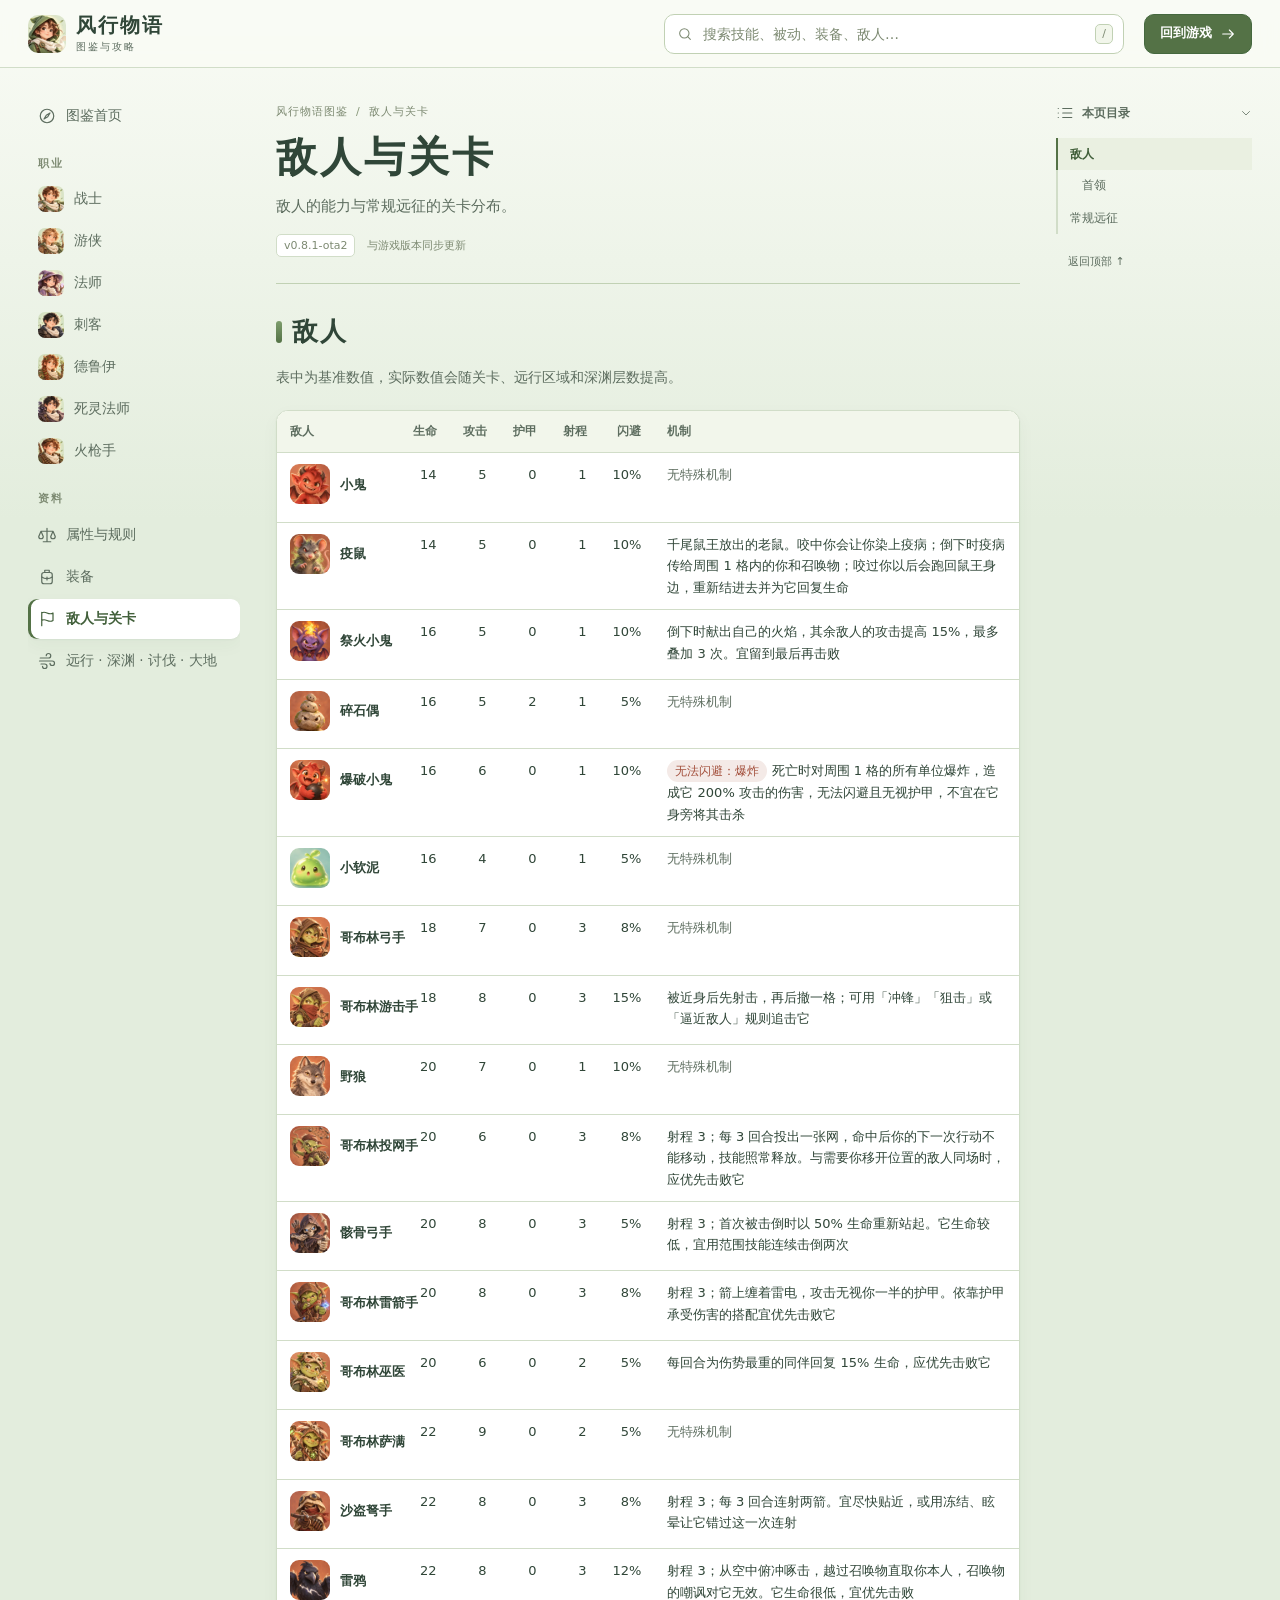
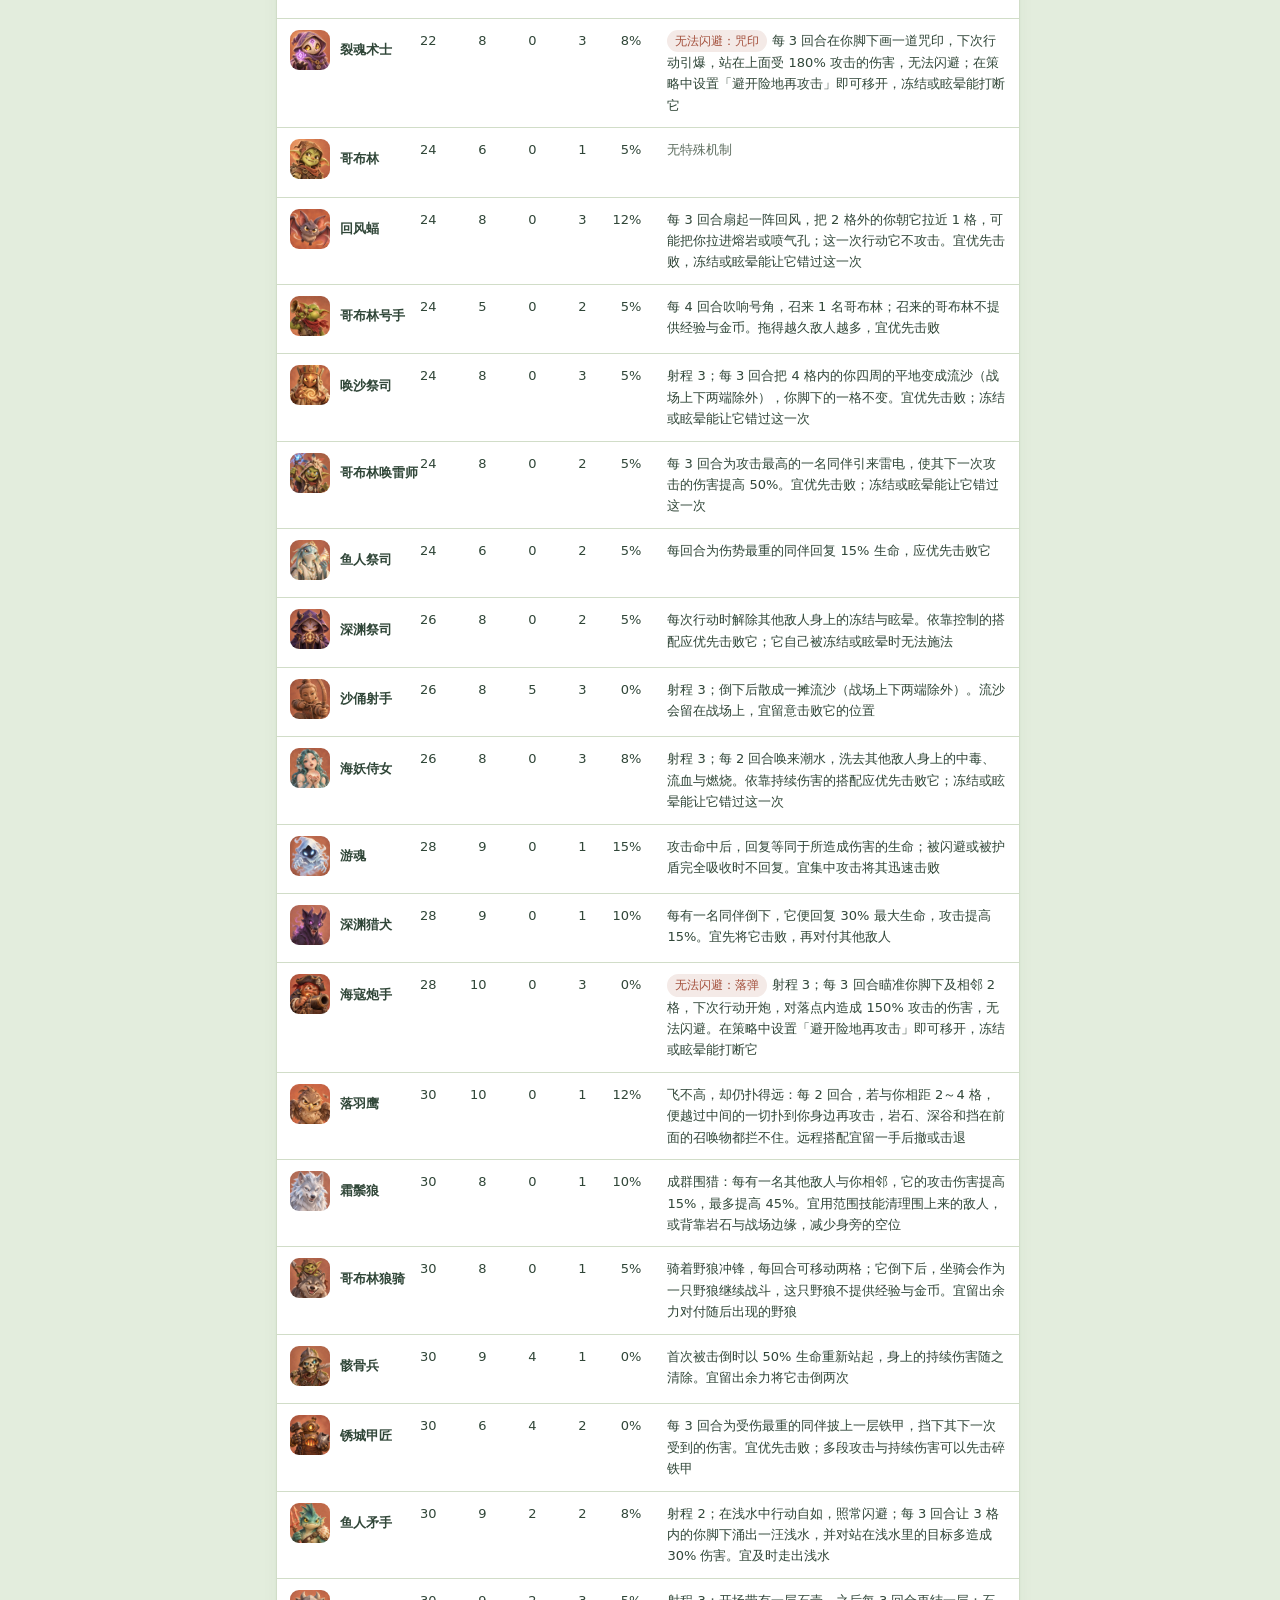
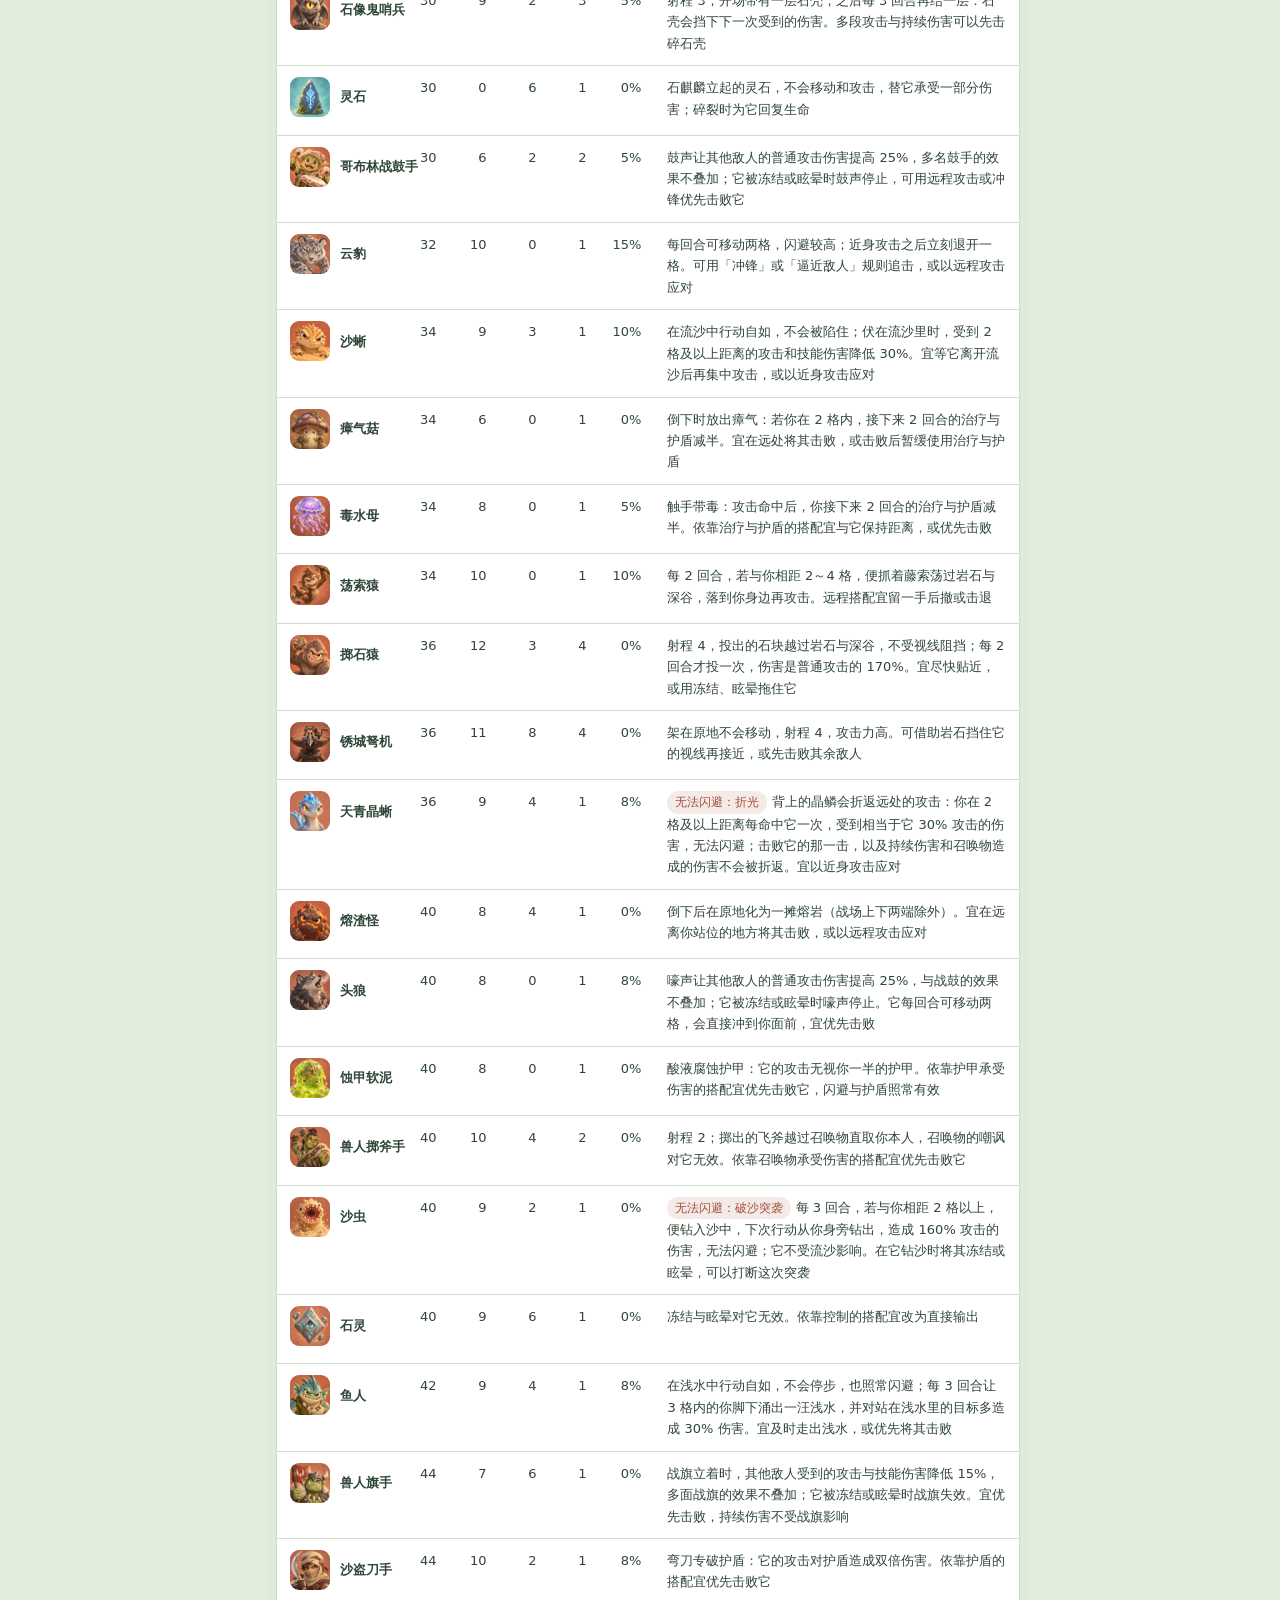
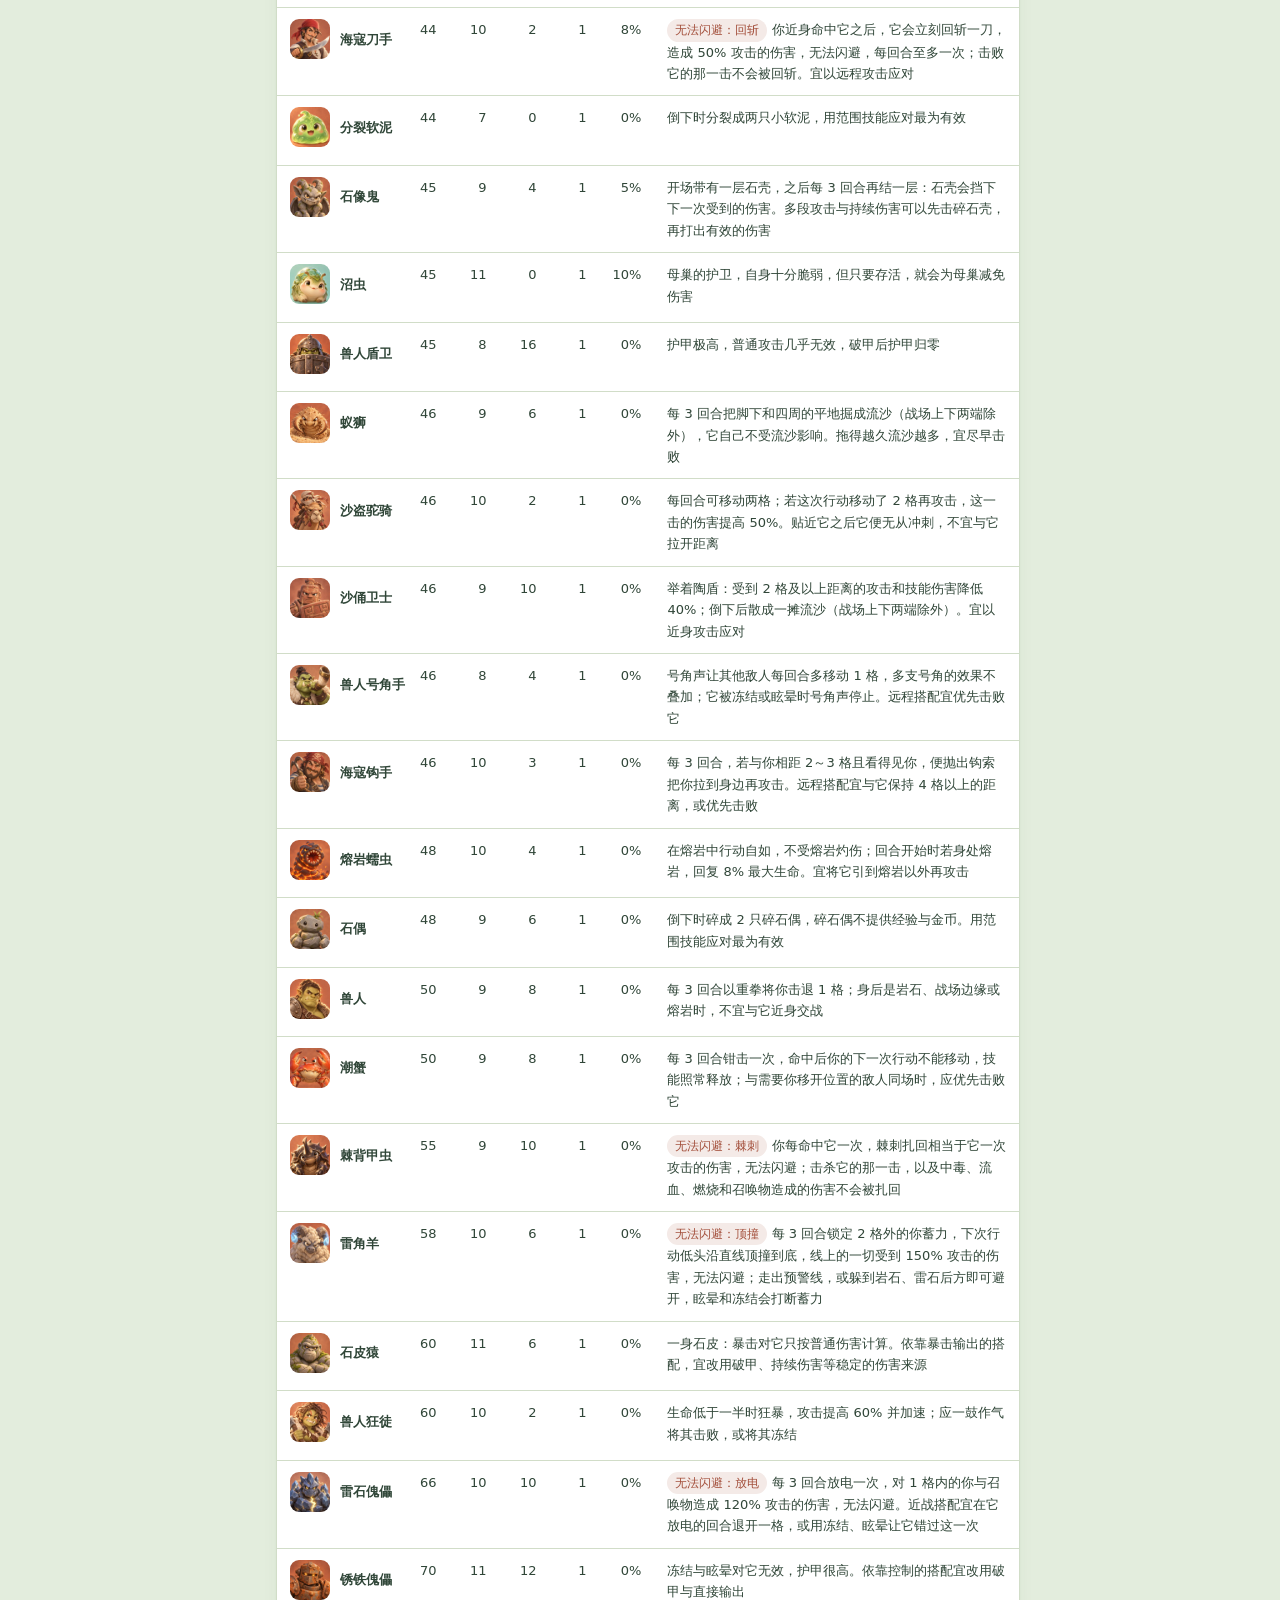
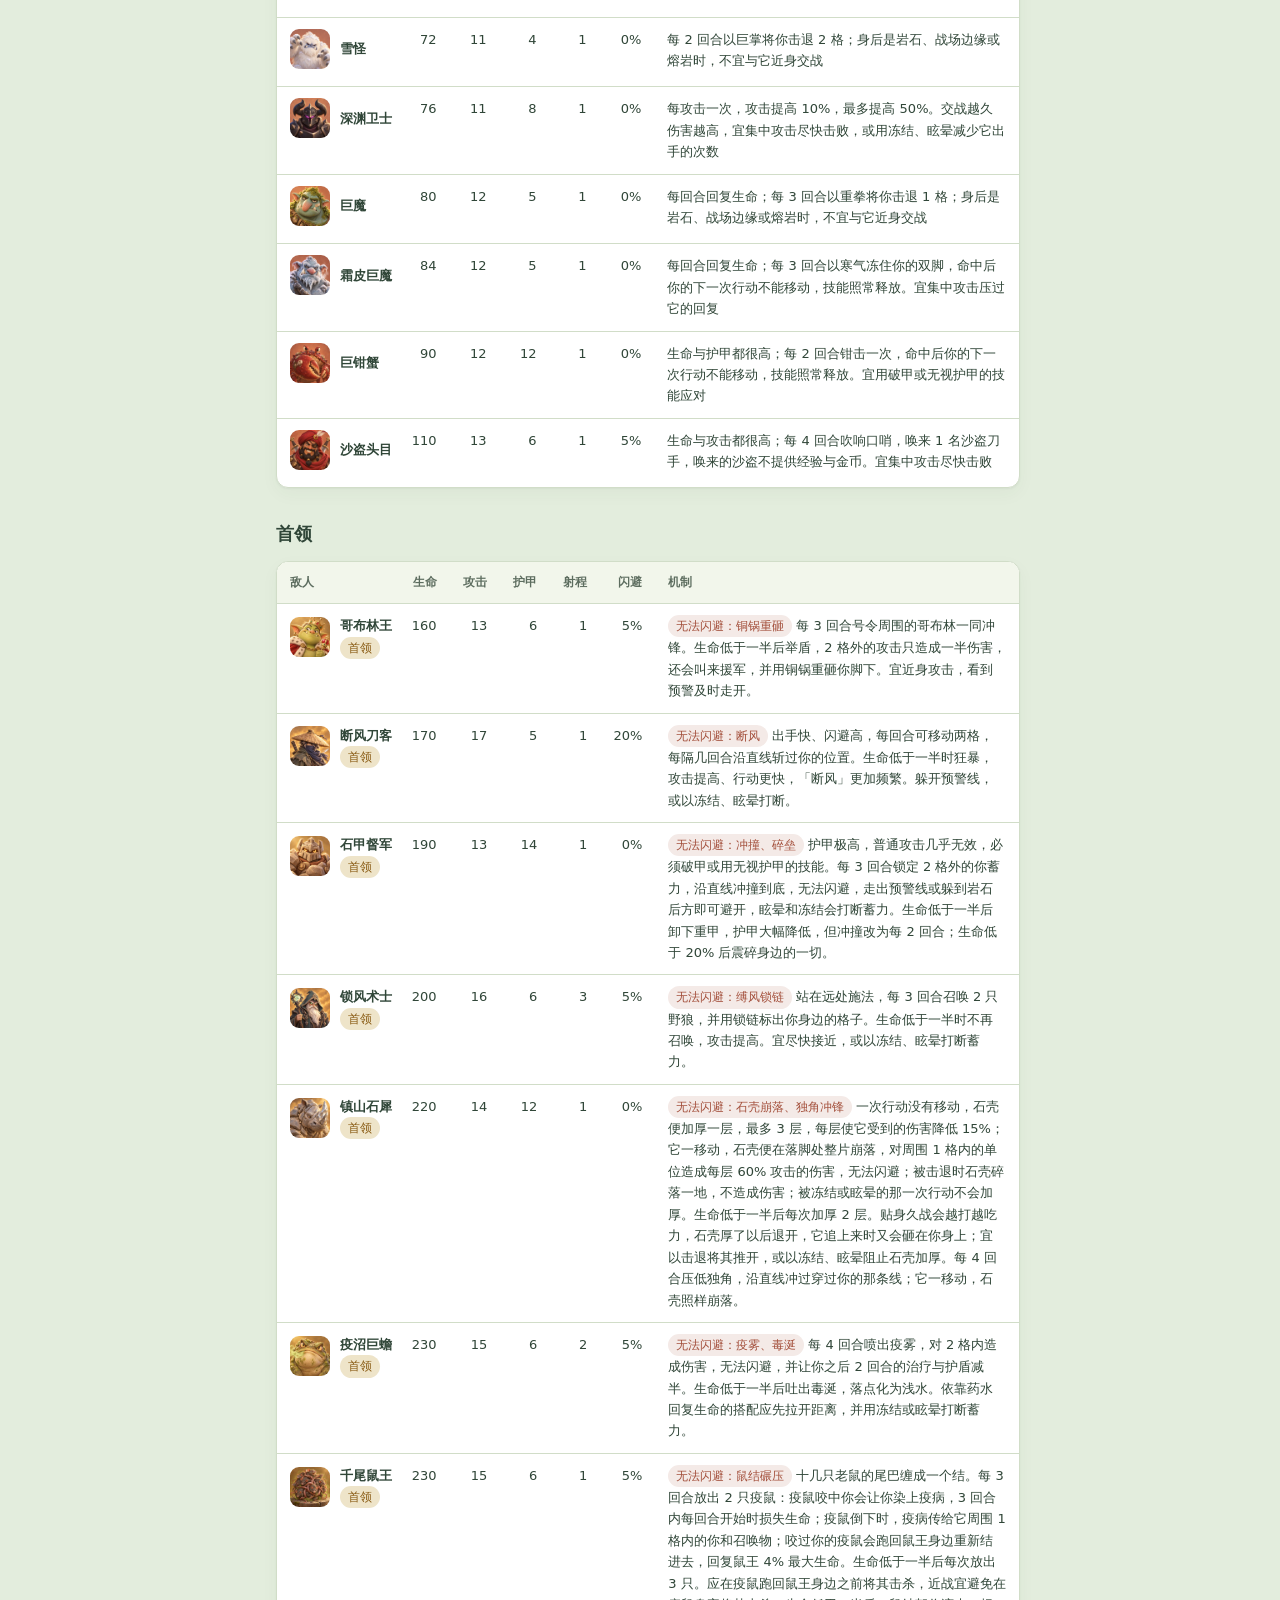
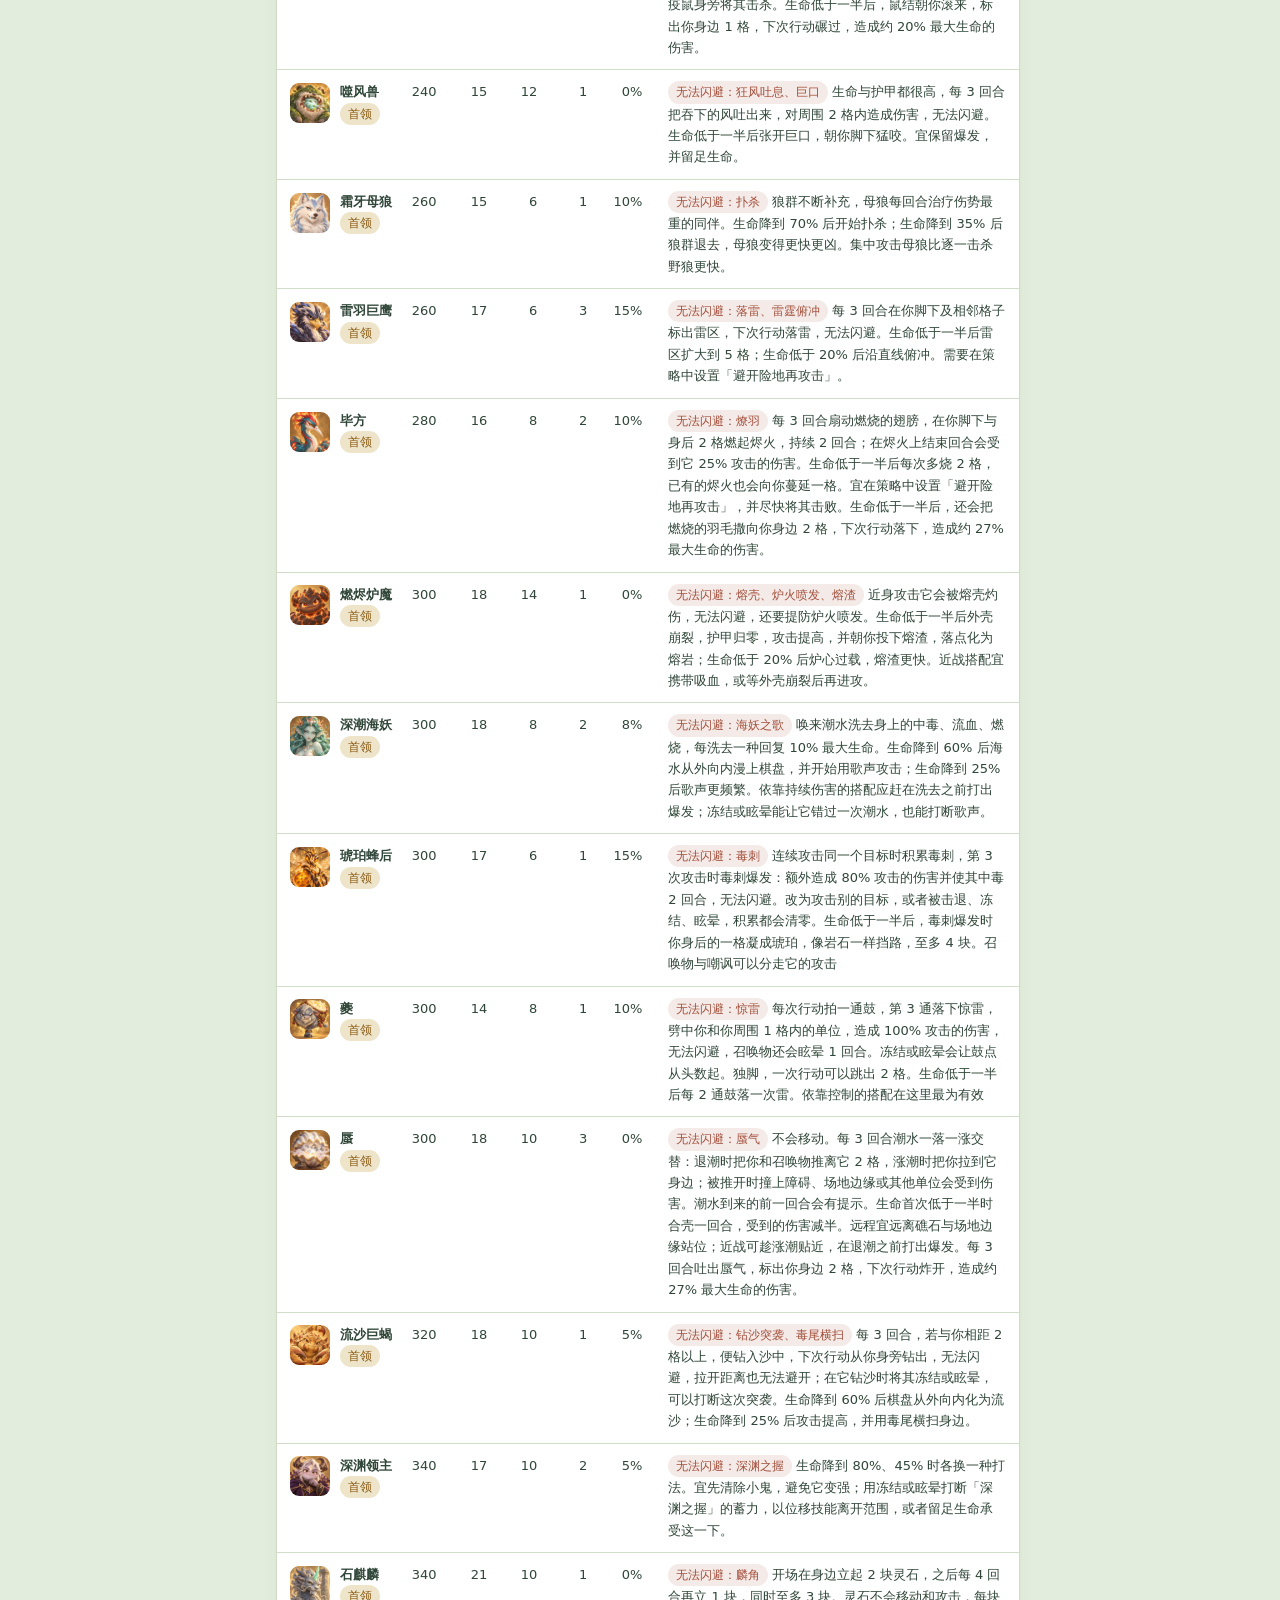
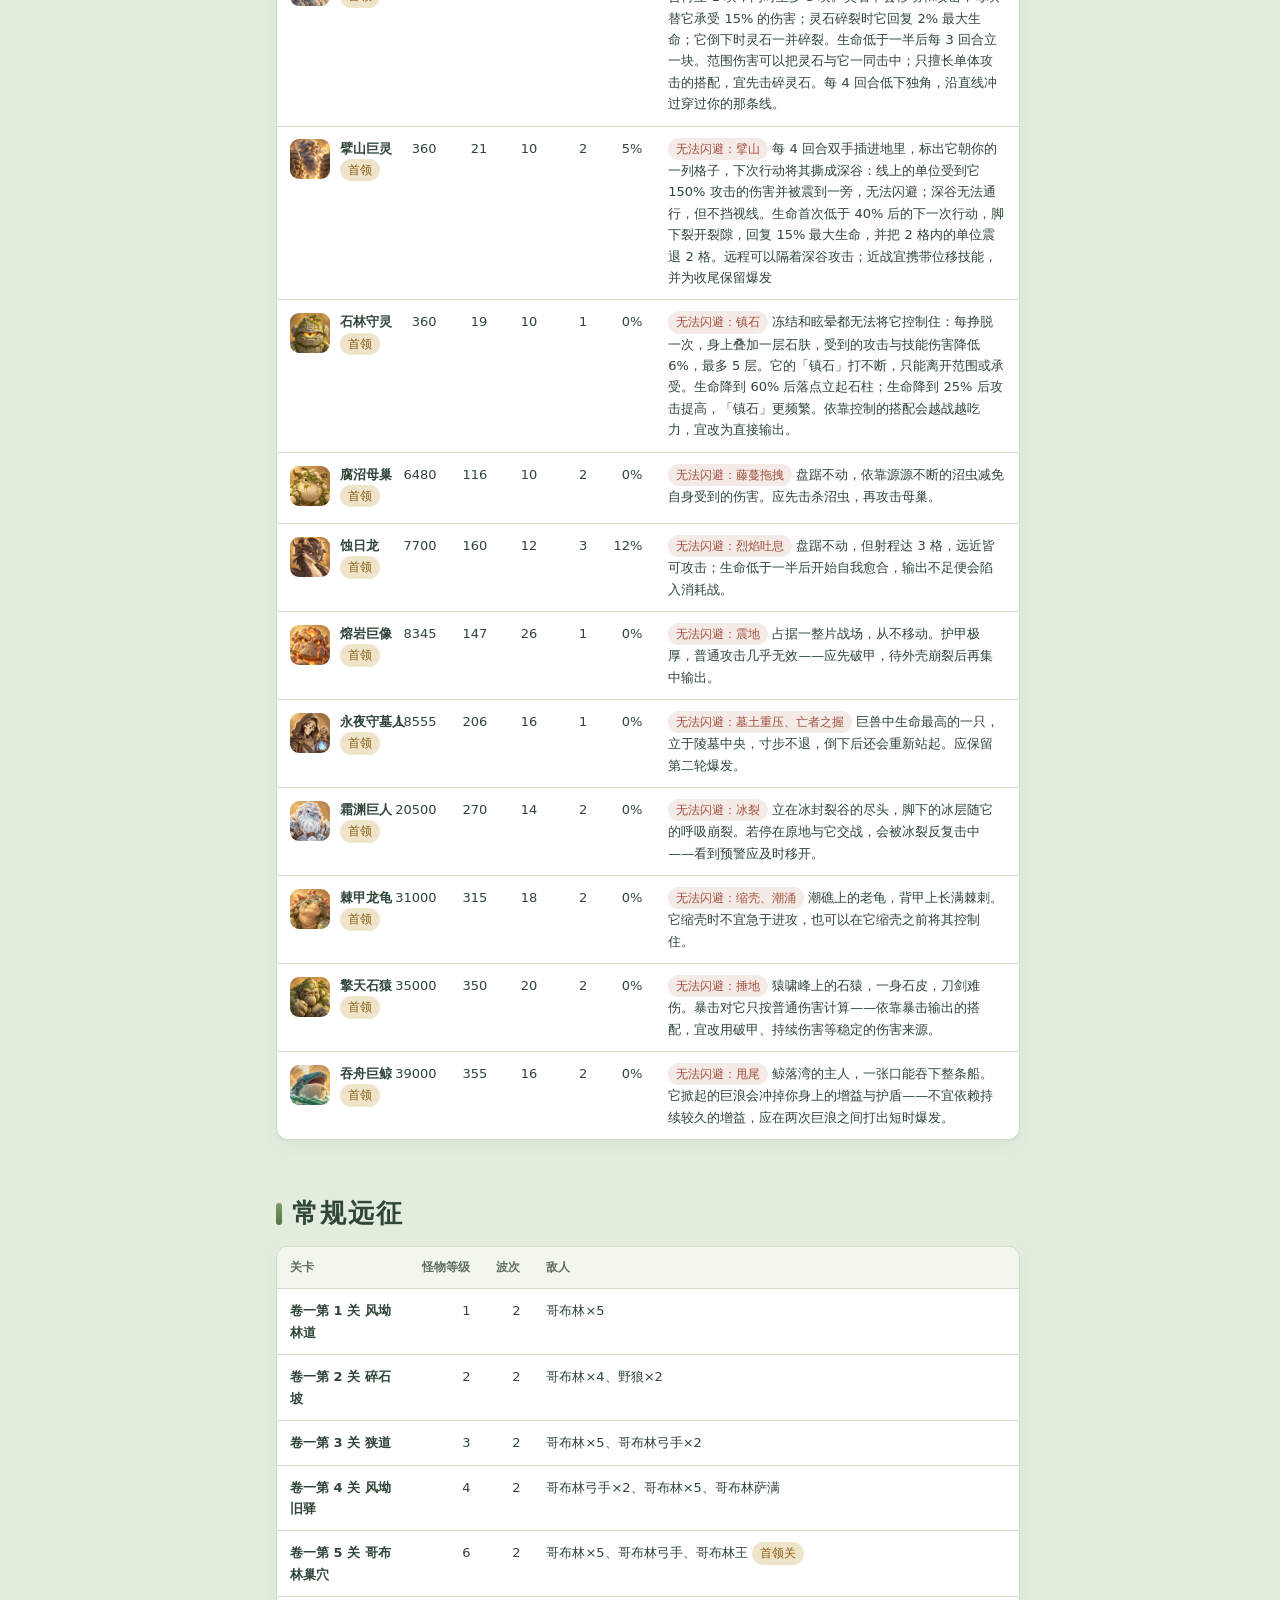
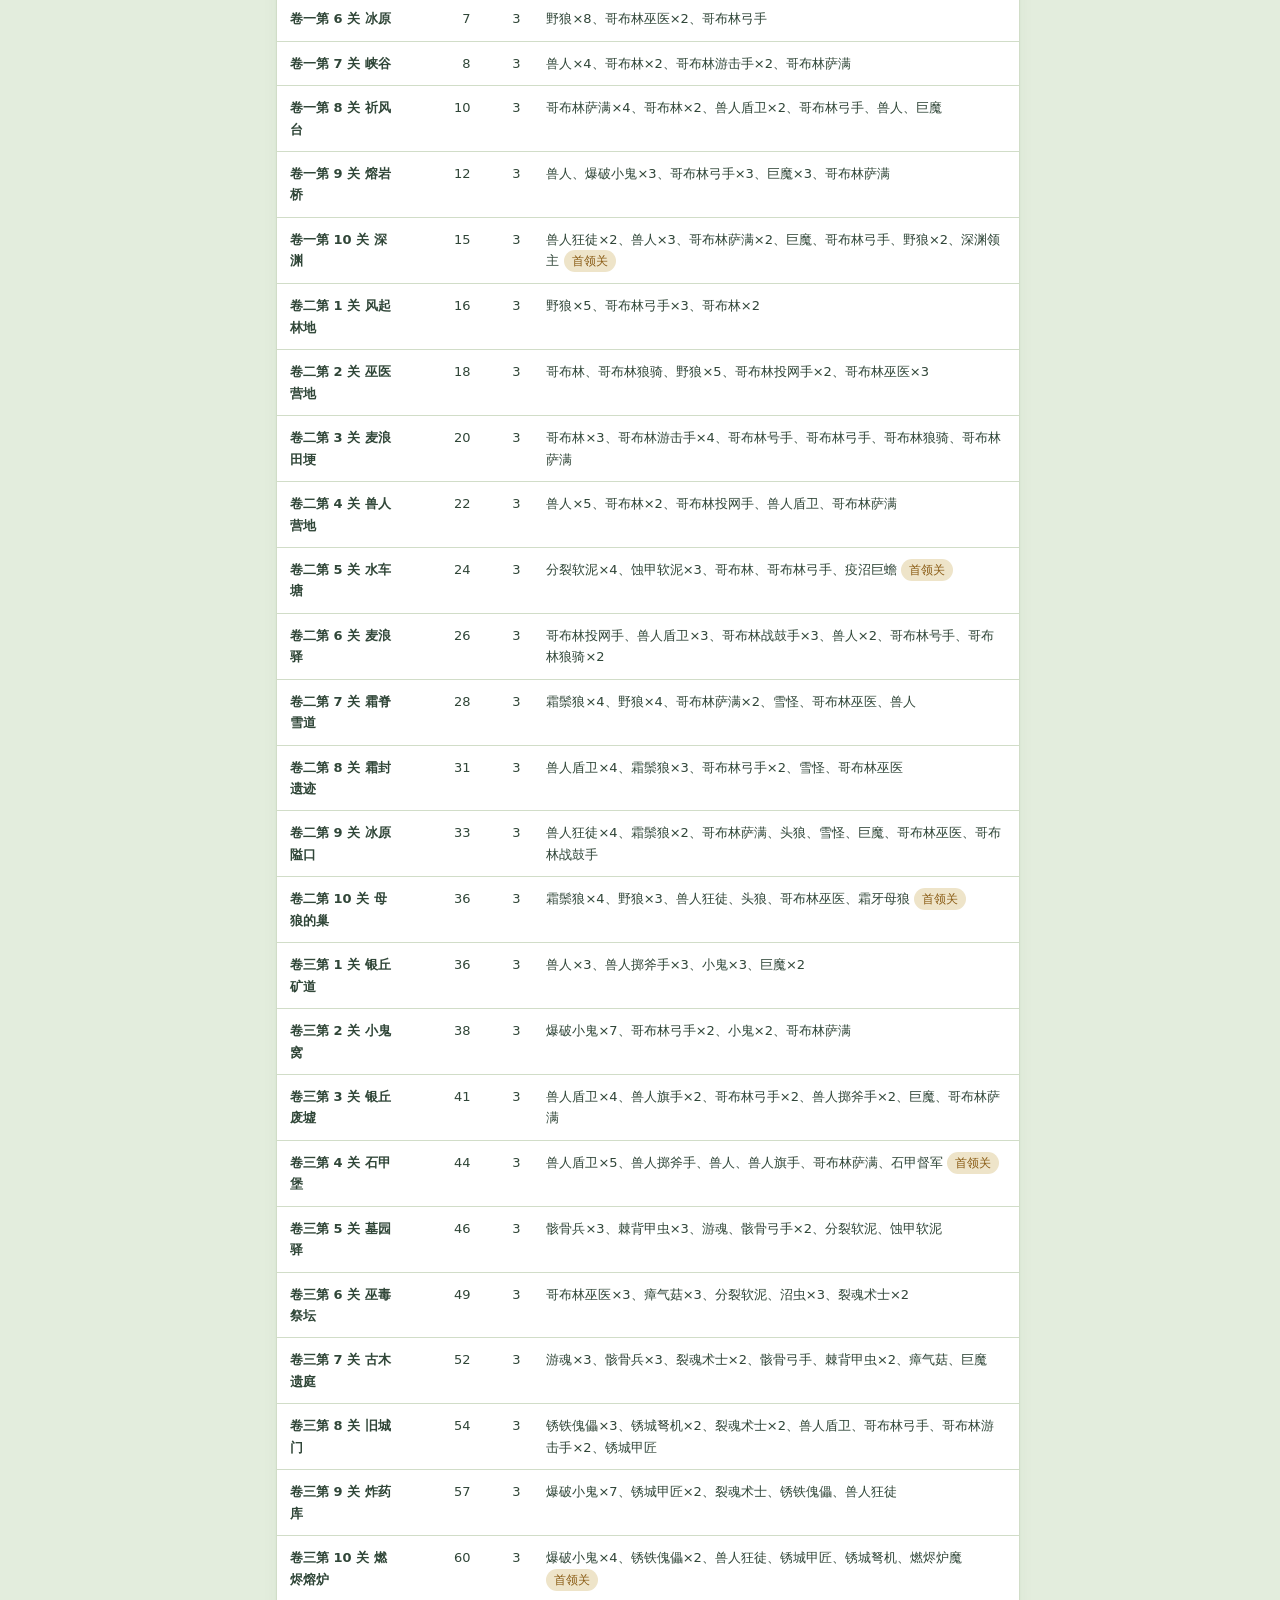
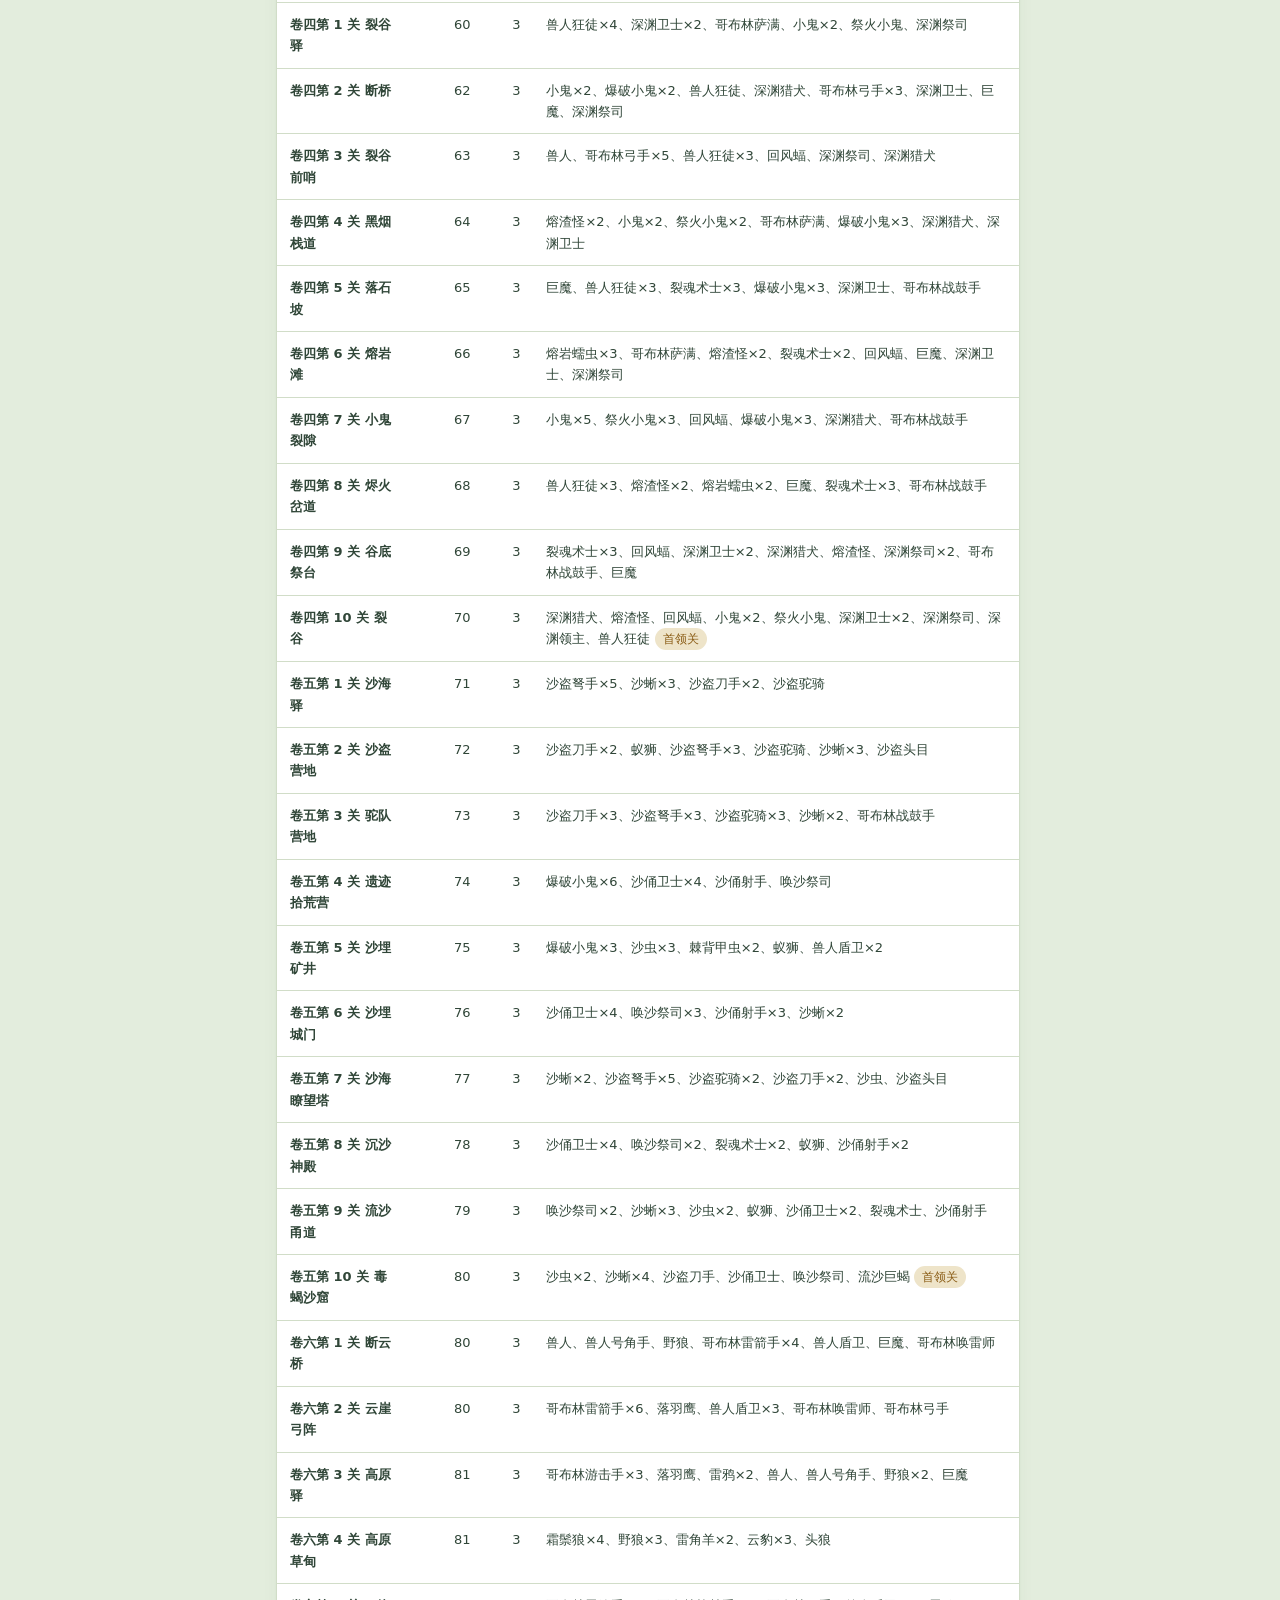
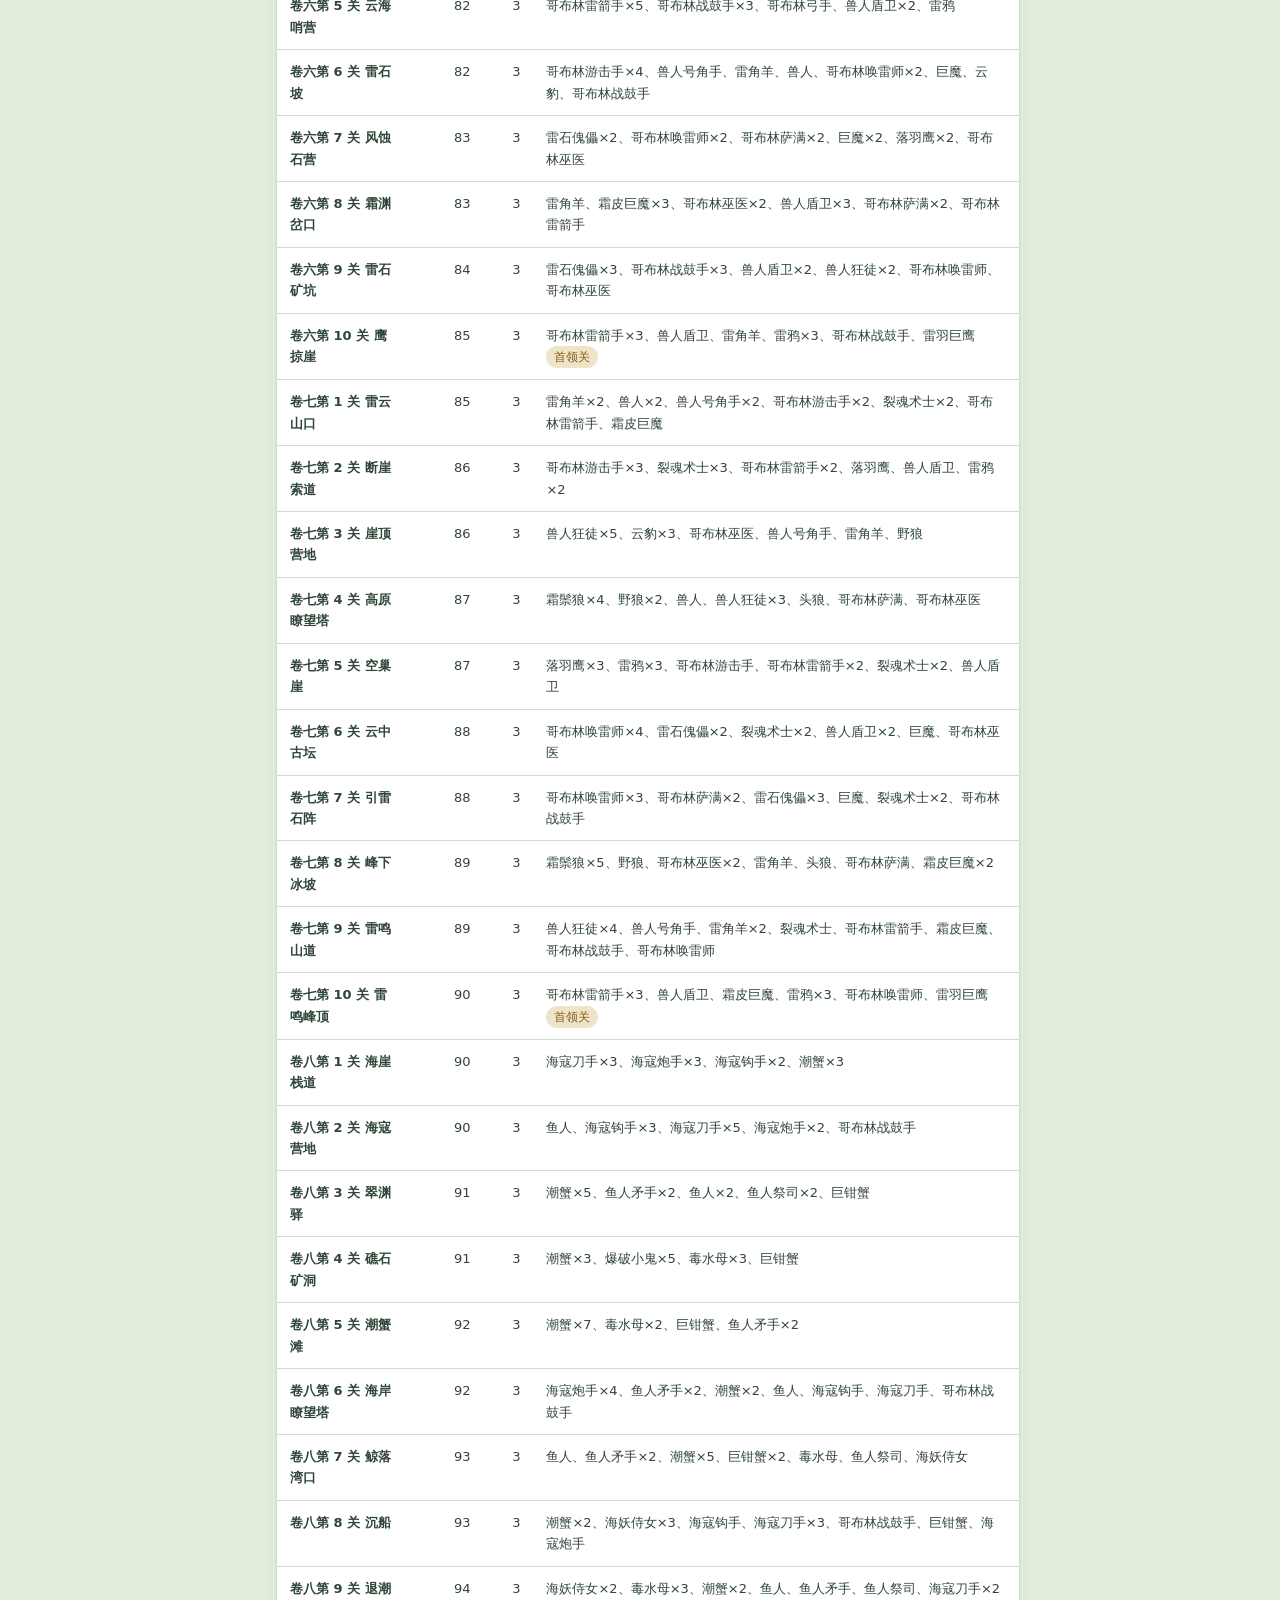
<file: guide/enemies.html>
<!doctype html>
<html lang="zh-CN">
<head>
<meta charset="utf-8" />
<meta name="viewport" content="width=device-width, initial-scale=1" />
<meta name="theme-color" content="#f9fbf5" />
<title>敌人与关卡 · 风行物语图鉴</title>
<meta name="description" content="敌人的能力与常规远征的关卡分布。" />
<link rel="icon" type="image/png" href="../icons/windward-64.png" />
<style>
:root {
  --surface-page: #e3eddd;
  --surface-hollow: #eaf0e1;
  --surface-sunken: #deead5;
  --surface-soft: #f2f6eb;
  --surface-paper: #f9fbf5;
  --surface-raised: #ffffff;
  --surface-warm: #f1eddc;
  --surface-cool: #e6e9f4;
  --line-soft: #d1ddc8;
  --line-mid: #c1d1b4;
  --line-strong: #b3c39d;
  --ink: #304638;
  --ink-muted: #5d6d5f;
  --ink-soft: #7d8a72;
  --ink-invert: #ffffff;
  --accent-deep: #42603b;
  --accent-edge: #45683f;
  --focus-ring: #718d5e;
  --hero-mark: #3c7167;
  --accent: #547246;
  --accent-mid: #63824e;
  --accent-light: #7d9d6c;
  --accent-pale: #9db68b;
  --mint: #397052;
  --sage-deep: #617654;
  --sage-mid: #879779;
  --gold: #866225;
  --gold-deep: #8a662a;
  --gold-mid: #92713c;
  --gold-light: #ab915c;
  --gold-pale: #b3975a;
  --gold-tint: #eee4c9;
  --gold-bright: #8a5c15;
  --gold-sand: #d7c495;
  --surface-cream: #faf0e6;
  --danger: #a34f3b;
  --boss-ember: #d9722f;
  --boss-blood: #c8324a;
  --clay-soft: #a1634d;
  --info: #3b6983;
  --info-soft: #507a89;
  --abyss-tint: #e3e7f5;
  --abyss-pale: #c9cee3;
  --abyss-line: #b7bdd6;
  --abyss-mid: #7f8cbf;
  --abyss: #4d5a86;
  --abyss-deep: #3f4a75;
  --shade-tint: #ebe7f1;
  --shade: #5a4d70;
  --shade-deep: #3b3150;
  --rarity-common: #52634d;
  --rarity-rare: #356982;
  --rarity-epic: #79549a;
  --rarity-legendary: #a8681c;
  --rarity-trophy: #b23a2e;
  --card-ink: #ece3cb;
  --card-muted: #a9a792;
  --card-value: #f2dfa8;
  --card-plus: #9fd6a4;
  --card-minus: #f08f78;
  --card-sheet-glow: #2c3a31;
  --card-sheet-top: #212c25;
  --card-sheet: #1a221d;
  --card-legend-title: #f4b860;
  --card-trophy-title: #f08a72;
  --socket: #26342c;
  --socket-deep: #1a241e;
  --socket-light: #36493c;
  --icon-halo: #f1e7cc;
  --icon-ink-rose: #a65a44;
  --icon-ink-frost: #4d7f8c;
  --icon-ink-gold: #9a7838;
  --icon-ink-forest: #4e7f58;
  --icon-ink-arcane: #77689a;
  --icon-ink-leather: #9c7150;
  --icon-ink-poison: #7a8048;
  --icon-fill-white: #efe5ca;
  --icon-fill-cream: #e9dcbb;
  --icon-fill-bone: #e8dcc2;
  --board-night: #080b0b;
  --board-sky: #121917;
  --board-brass: #d2b06a;
  --board-route: #f6e6b8;
  --board-str: #e4b860;
  --board-dex: #93c780;
  --board-vit: #ec8e72;
  --board-mid: #d9d2bd;
  --board-spec: #9fc6e6;
  --journey-title: #fbf1d6;
  --journey-label: #d9c79a;
  --journey-muted: #b9b8a6;
  --journey-gold: #f0d79a;
  --journey-plus: #9fd38c;
  --journey-bad: #f2a08e;
  --journey-danger-pale: #f6c9b8;
  --journey-sage-pale: #d9e6c8;
  --journey-ember: #e08a4c;
  --journey-brass-hi: #fbe3a0;
  --journey-brass-lo: #b4862f;
  --journey-on-brass: #2a1e08;
  --journey-rare: #d9a441;
  --journey-parchment-hi: #fffaea;
  --journey-parchment: #e4d6b0;
  --journey-paper-ink: #3a463e;
  --journey-boss-hi: #f6e2d6;
  --journey-boss-lo: #d8b9a6;
  --journey-danger: #a8473a;
  --journey-danger-ink: #8c3a2e;
  --journey-good: #2f5a3a;
  --journey-night-mid: #213328;
  --journey-night: #1a2920;
  --journey-glade-hi: #6b8460;
  --journey-glade: #556e4d;
  --journey-glade-deep: #2a3d2c;
  --hex-void: #060a09;
  --hex-fight: #e6b4ad;
  --hex-elite: #ff8a75;
  --hex-safe: #8fdcc2;
  --hex-arcane: #bda8f5;
  --hex-ice: #b9dcf2;
  --hex-mist-dawn: #2f7d63;
  --hex-mist-moss: #5d7f4a;
  --hex-mist-fog: #2f7f8f;
  --hex-mist-frost: #5b7fb8;
  --hex-mist-ember: #b5502b;
  --hex-mist-ruin: #6f58a8;
}
/* 图鉴站样式。配色全部取游戏定稿色板（:root 由 render.mjs 注入），正文保持纸面阅读感，颜色用于导航、分类与状态。 */
* { box-sizing: border-box; }
:root {
  --header-height: 68px; --reading-offset: 96px;
  --sans: "Segoe UI", "PingFang SC", "Microsoft YaHei", system-ui, sans-serif;
  --serif: "Songti SC", "Noto Serif SC", "SimSun", serif;
  --radius: 12px; --shadow: 0 1px 2px #304a3a0d, 0 6px 18px #304a3a0a; --shadow-lift: 0 2px 4px #304a3a12, 0 14px 32px #304a3a14;
}
html { scroll-behavior: smooth; scroll-padding-top: var(--reading-offset); }
body { margin: 0; background: var(--surface-page); background-image: linear-gradient(180deg, var(--surface-paper) 0, var(--surface-page) 520px); background-repeat: no-repeat; color: var(--ink); font-family: var(--sans); font-size: 15px; line-height: 1.75; -webkit-font-smoothing: antialiased; }
a { color: var(--mint); text-underline-offset: 3px; }
button, summary, a, input { -webkit-tap-highlight-color: transparent; touch-action: manipulation; }
a, summary { transition: background .16s, color .16s, border-color .16s, box-shadow .16s, transform .16s; }
a:focus-visible, summary:focus-visible, input:focus-visible, .table-scroll:focus-visible { outline: 2px solid var(--focus-ring); outline-offset: 3px; }
[tabindex="-1"]:focus { outline: none; }
svg, img { flex-shrink: 0; }
img { display: block; max-width: 100%; }
summary { cursor: pointer; list-style: none; }
summary::-webkit-details-marker { display: none; }
[hidden] { display: none !important; }
.visually-hidden { position: absolute; width: 1px; height: 1px; overflow: hidden; clip: rect(0 0 0 0); white-space: nowrap; }
.skip-link { position: fixed; z-index: 40; left: 16px; top: -80px; padding: 10px 16px; border-radius: 8px; background: var(--accent); color: var(--ink-invert); }
.skip-link:focus { top: 10px; }

/* ---------- 顶栏与搜索 ---------- */
.site-header { position: sticky; top: 0; z-index: 30; height: var(--header-height); border-bottom: 1px solid var(--line-soft); background: color-mix(in srgb, var(--surface-paper) 92%, transparent); backdrop-filter: blur(10px); }
.header-inner { display: flex; align-items: center; gap: 20px; max-width: 1480px; height: 100%; margin: auto; padding: 0 28px; }
.brand { display: inline-flex; align-items: center; gap: 10px; color: var(--ink); text-decoration: none; }
.brand img { border-radius: 10px; }
.brand strong { display: block; font-family: var(--serif); font-size: 20px; font-weight: 600; line-height: 1.3; letter-spacing: 2px; }
.brand small { display: block; color: var(--ink-muted); font-size: 10px; letter-spacing: 2px; }
.site-search { position: relative; flex: 1; max-width: 460px; margin-left: auto; }
.search-box { display: flex; align-items: center; gap: 8px; height: 40px; padding: 0 10px 0 12px; border: 1px solid var(--line-mid); border-radius: 10px; background: var(--surface-raised); color: var(--ink-soft); }
.search-box:focus-within { border-color: var(--accent); box-shadow: 0 0 0 3px color-mix(in srgb, var(--accent) 16%, transparent); }
.search-box input { flex: 1; min-width: 0; height: 100%; border: 0; outline: 0; background: transparent; color: var(--ink); font: inherit; font-size: 14px; }
.search-box input::placeholder { color: var(--ink-soft); }
.search-box input::-webkit-search-cancel-button { display: none; }
kbd { padding: 0 6px; border: 1px solid var(--line-mid); border-radius: 5px; background: var(--surface-soft); color: var(--ink-soft); font: 11px/18px var(--sans); }
.search-results { position: absolute; top: calc(100% + 8px); left: 0; right: 0; max-height: min(70dvh, 480px); padding: 6px; overflow-y: auto; border: 1px solid var(--line-mid); border-radius: 12px; background: var(--surface-raised); box-shadow: var(--shadow-lift); }
.search-results a { display: grid; grid-template-columns: minmax(0, 1fr) auto; align-items: center; gap: 2px 10px; padding: 8px 10px; border-radius: 8px; color: var(--ink); text-decoration: none; }
.search-results a strong { font-size: 14px; }
.search-results a mark { background: var(--gold-tint); color: inherit; border-radius: 2px; }
.search-results a small { grid-column: 1; color: var(--ink-muted); font-size: 12px; }
.search-results a .kind { grid-column: 2; grid-row: 1 / 3; padding: 1px 7px; border-radius: 5px; background: var(--surface-hollow); color: var(--accent-deep); font-size: 11px; }
.search-results a[aria-selected="true"], .search-results a:hover { background: var(--surface-soft); }
.search-empty { margin: 0; padding: 14px 10px; color: var(--ink-muted); font-size: 13px; }
.play-link { display: inline-flex; align-items: center; gap: 8px; min-height: 40px; padding: 7px 15px; border: 1px solid var(--accent-edge); border-radius: 10px; background: var(--accent); color: var(--ink-invert); font-size: 13px; font-weight: 600; text-decoration: none; white-space: nowrap; }
.play-link:hover { background: var(--accent-deep); }

/* ---------- 版面 ---------- */
.docs-layout { display: grid; grid-template-columns: 212px minmax(0, 1fr) 196px; grid-template-areas: "navigation content outline"; align-items: start; gap: 36px; max-width: 1480px; margin: 0 auto; padding: 28px 28px 0; }
.docs-layout.no-toc { grid-template-columns: 212px minmax(0, 1fr); grid-template-areas: "navigation content"; }
.site-sidebar { grid-area: navigation; }
.toc-sidebar { grid-area: outline; }
.site-sidebar, .toc-sidebar { position: sticky; top: calc(var(--header-height) + 24px); min-width: 0; }
.site-nav > summary { display: none; }
.nav-panel { max-height: calc(100dvh - 120px); overflow-y: auto; overscroll-behavior: contain; scrollbar-width: thin; }
.sidebar-label { margin: 18px 10px 6px; color: var(--ink-soft); font-size: 11px; font-weight: 600; letter-spacing: 2px; }
.nav-group { display: grid; gap: 2px; }
.site-nav nav a { display: flex; align-items: center; gap: 10px; min-height: 40px; padding: 6px 10px; border-radius: 9px; color: var(--ink-muted); font-size: 13.5px; text-decoration: none; }
.site-nav nav a img { width: 26px; height: 26px; border-radius: 7px; background: var(--surface-soft); }
.site-nav nav a:hover { color: var(--ink); background: var(--surface-soft); }
.site-nav nav a[aria-current="page"] { color: var(--accent-deep); background: var(--surface-raised); box-shadow: inset 3px 0 var(--accent), var(--shadow); font-weight: 600; }

.page-toc > summary { display: flex; align-items: center; gap: 8px; min-height: 34px; margin-bottom: 8px; color: var(--ink-muted); font-size: 12px; font-weight: 600; }
.page-toc > summary > svg:last-child { width: 12px; margin-left: auto; transform: rotate(90deg); }
.page-toc:not([open]) > summary > svg:last-child { transform: rotate(0); }
.toc-current { display: none; }
.toc-panel { max-height: calc(100dvh - 170px); overflow-y: auto; overscroll-behavior: contain; scrollbar-width: thin; }
.page-toc ol { margin: 0; padding: 0; list-style: none; }
.page-toc nav a { display: flex; align-items: center; min-height: 32px; padding: 5px 9px 5px 12px; border-left: 2px solid var(--line-soft); color: var(--ink-muted); font-size: 12px; line-height: 1.5; text-decoration: none; }
.page-toc nav a > span { min-width: 0; overflow: hidden; white-space: nowrap; text-overflow: ellipsis; }
.page-toc .toc-level-3 a { padding-left: 24px; font-size: 11.5px; }
.page-toc nav a:hover { color: var(--ink); background: var(--surface-soft); }
.page-toc nav a[aria-current="location"] { color: var(--accent-deep); border-color: var(--accent); background: var(--surface-hollow); font-weight: 600; }
.toc-top { display: inline-flex; align-items: center; min-height: 40px; margin: 8px 0 0 12px; color: var(--ink-muted); font-size: 11px; text-decoration: none; }

/* ---------- 正文 ---------- */
.guide-main { grid-area: content; min-width: 0; padding-bottom: 48px; }
.guide-heading { padding: 6px 0 26px; margin-bottom: 30px; border-bottom: 1px solid var(--line-mid); }
.eyebrow { display: flex; align-items: center; gap: 8px; margin: 0 0 10px; color: var(--ink-soft); font-size: 11px; letter-spacing: 1px; }
.eyebrow span { color: var(--sage-mid); }
.guide-heading h1, .class-hero h1, .home-hero h1 { margin: 0; font-family: var(--serif); font-size: clamp(30px, 3.2vw, 42px); font-weight: 600; letter-spacing: 3px; line-height: 1.3; }
.page-description { max-width: 720px; margin: 10px 0 14px; color: var(--ink-muted); font-size: 14.5px; }
.page-meta { display: flex; align-items: center; flex-wrap: wrap; gap: 8px 12px; color: var(--ink-soft); font-size: 11px; }
.version-badge { padding: 1px 7px; border: 1px solid var(--line-soft); border-radius: 5px; background: var(--surface-raised); font-variant-numeric: tabular-nums; }
.guide-article { overflow-wrap: anywhere; }
.guide-article h2 { display: flex; align-items: center; gap: 10px; margin: 56px 0 14px; font-family: var(--serif); font-size: 26px; font-weight: 600; line-height: 1.4; letter-spacing: 2px; }
.guide-article h2::before { content: ""; width: 6px; height: 22px; border-radius: 3px; background: linear-gradient(var(--accent-light), var(--accent)); }
.guide-article > h2:first-child { margin-top: 0; }
.guide-article h3 { margin: 32px 0 12px; font-size: 18px; line-height: 1.5; }
.guide-article h4 { margin: 0; font-size: 16px; }
.lead { max-width: 820px; margin: 0 0 20px; color: var(--ink-muted); font-size: 14px; line-height: 1.85; }
.note { margin: 18px 0 24px; padding: 13px 16px; border: 1px solid var(--line-soft); border-left: 3px solid var(--accent-pale); border-radius: 0 10px 10px 0; background: var(--surface-soft); color: var(--ink-muted); font-size: 13px; line-height: 1.8; }
.note p { margin: 6px 0; }
.note p:first-child { margin-top: 0; }
.note p:last-child { margin-bottom: 0; }
.muted { color: var(--ink-muted); }
.tags { display: flex; flex-wrap: wrap; gap: 6px; margin: 0; }
.tag { display: inline-flex; align-items: center; padding: 1px 8px; border-radius: 999px; background: var(--surface-hollow); color: var(--sage-deep); font-family: var(--sans); font-size: 11.5px; font-weight: 500; line-height: 1.75; white-space: nowrap; }
.tag-danger { background: color-mix(in srgb, var(--danger) 12%, var(--surface-raised)); color: var(--danger); }
.tag-gold { background: var(--gold-tint); color: var(--gold-bright); }
.tag-link { text-decoration: none; background: var(--surface-raised); border: 1px solid var(--line-mid); color: var(--accent-deep); }
.tag-link:hover { border-color: var(--accent); }
code { padding: 2px 6px; border-radius: 5px; background: var(--surface-hollow); font-size: .92em; white-space: normal; }
.block-label { margin: 0 0 6px; color: var(--ink-soft); font-size: 11px; font-weight: 600; letter-spacing: 1px; }

/* ---------- 首页 ---------- */
.home-hero { display: grid; grid-template-columns: minmax(0, 1fr) auto; align-items: center; gap: 28px; margin-bottom: 36px; padding: 30px 32px; border: 1px solid var(--line-soft); border-radius: 18px; background: radial-gradient(circle at 85% 20%, var(--surface-warm), transparent 55%), linear-gradient(135deg, var(--surface-raised), var(--surface-soft)); box-shadow: var(--shadow); }
.home-hint { display: flex; align-items: center; gap: 8px; margin: 0; color: var(--ink-muted); font-size: 13px; }
.home-portraits { display: grid; grid-template-columns: repeat(4, 64px); gap: 8px; }
.home-portraits img { width: 64px; height: 64px; border-radius: 14px; border: 2px solid var(--surface-raised); box-shadow: var(--shadow); background: var(--surface-soft); }
.home-portraits img:nth-child(n+5) { transform: translateX(36px); }
.class-grid { display: grid; grid-template-columns: repeat(auto-fill, minmax(min(100%, 300px), 1fr)); gap: 14px; }
.class-card { display: flex; gap: 14px; padding: 16px; border: 1px solid var(--line-soft); border-radius: var(--radius); background: var(--surface-raised); color: var(--ink); text-decoration: none; box-shadow: var(--shadow); }
.class-card:hover { border-color: var(--accent-pale); box-shadow: var(--shadow-lift); transform: translateY(-2px); }
.class-card img { width: 72px; height: 72px; border-radius: 14px; background: var(--surface-soft); }
.class-card-body { display: flex; flex-direction: column; gap: 6px; min-width: 0; }
.class-card-body strong { font-family: var(--serif); font-size: 19px; letter-spacing: 2px; }
.class-card-body .tags { gap: 4px; }
.class-card-intro { color: var(--ink-muted); font-size: 12.5px; line-height: 1.7; }
.spec-names { display: flex; flex-wrap: wrap; gap: 4px; }
.spec-names span { padding: 0 7px; border: 1px solid var(--line-mid); border-radius: 6px; color: var(--accent-deep); font-size: 11.5px; }
.ref-grid { display: grid; grid-template-columns: repeat(auto-fill, minmax(min(100%, 230px), 1fr)); gap: 12px; }
.ref-card { display: grid; grid-template-columns: minmax(0, 1fr) auto; gap: 4px 10px; padding: 16px; border: 1px solid var(--line-soft); border-radius: var(--radius); background: var(--surface-raised); color: var(--ink); text-decoration: none; box-shadow: var(--shadow); }
.ref-card strong { font-size: 15px; }
.ref-card span { grid-column: 1; color: var(--ink-muted); font-size: 12.5px; line-height: 1.65; }
.ref-card svg { grid-column: 2; grid-row: 1 / 3; align-self: center; color: var(--accent); }
.ref-card:hover { border-color: var(--accent-pale); box-shadow: var(--shadow-lift); }

.strength-chart { display: grid; gap: 4px; padding: 14px 18px; border: 1px solid var(--line-soft); border-radius: var(--radius); background: var(--surface-raised); box-shadow: var(--shadow); }
.strength-group { display: grid; grid-template-columns: 116px minmax(0, 1fr); align-items: center; gap: 12px; padding: 8px 0; border-bottom: 1px solid var(--line-soft); }
.strength-group:last-child { border-bottom: 0; }
.strength-class { display: flex; align-items: center; gap: 8px; color: var(--ink); font-weight: 600; font-size: 13.5px; text-decoration: none; }
.strength-class img { width: 28px; height: 28px; border-radius: 7px; }
.strength-bars { display: grid; gap: 4px; margin: 0; padding: 0; list-style: none; }
.strength-bars li { display: grid; grid-template-columns: 58px minmax(0, 1fr) 34px; align-items: center; gap: 10px; font-size: 12px; }
.strength-label { color: var(--ink-muted); white-space: nowrap; }
.strength-track { height: 10px; border-radius: 5px; background: var(--surface-hollow); overflow: hidden; }
.strength-fill { display: block; height: 100%; border-radius: 5px; background: linear-gradient(90deg, var(--accent-pale), var(--accent)); }
.strength-bars li:first-child .strength-fill { background: linear-gradient(90deg, var(--accent-light), var(--accent-deep)); }
.strength-value { font-variant-numeric: tabular-nums; font-weight: 600; text-align: right; }
.axis-note { margin: 8px 2px 0; color: var(--ink-soft); font-size: 11.5px; }

/* ---------- 职业页 ---------- */
.class-hero { display: flex; align-items: center; gap: 26px; margin-bottom: 34px; padding: 26px 28px; border: 1px solid var(--line-soft); border-radius: 18px; background: radial-gradient(circle at 12% 30%, var(--surface-warm), transparent 50%), linear-gradient(135deg, var(--surface-raised), var(--surface-soft)); box-shadow: var(--shadow); }
.class-hero-portrait { width: 132px; height: 132px; border-radius: 22px; border: 3px solid var(--surface-raised); box-shadow: var(--shadow-lift); background: var(--surface-soft); }
.class-hero .page-description { margin-bottom: 12px; }
.fact-grid { display: grid; grid-template-columns: repeat(2, minmax(0, 1fr)); gap: 10px; margin: 0; }
.fact-grid > div { padding: 12px 16px; border: 1px solid var(--line-soft); border-radius: 10px; background: var(--surface-raised); }
.fact-grid .wide { grid-column: 1 / -1; }
.fact-grid dt, .spec-facts dt, .build-specs dt { margin-bottom: 3px; color: var(--ink-soft); font-size: 11.5px; font-weight: 600; letter-spacing: 1px; }
.fact-grid dd, .spec-facts dd, .build-specs dd { margin: 0; font-size: 13.5px; line-height: 1.75; }

.spec-grid { display: grid; grid-template-columns: repeat(3, minmax(0, 1fr)); gap: 14px; align-items: start; }
.spec-card { display: flex; flex-direction: column; gap: 10px; padding: 18px; border: 1px solid var(--line-soft); border-top: 3px solid var(--accent-light); border-radius: var(--radius); background: var(--surface-raised); box-shadow: var(--shadow); }
.guide-article .spec-card h3 { display: flex; flex-direction: column; margin: 0; font-family: var(--serif); font-size: 21px; letter-spacing: 2px; }
.spec-card h3 small { font-family: var(--sans); color: var(--gold); font-size: 11.5px; font-weight: 500; letter-spacing: 0; }
.spec-pitch { margin: 0; color: var(--ink-muted); font-size: 13px; }
.spec-strength { align-self: flex-start; padding: 2px 10px; border-radius: 999px; background: var(--surface-hollow); color: var(--accent-deep); font-size: 12px; text-decoration: none; }
.spec-strength strong { font-size: 14px; }
.spec-facts { display: grid; gap: 10px; margin: 0; }
.spec-facts dd { font-size: 13px; }
.chips { display: flex; flex-wrap: wrap; gap: 6px; }
.chip { display: inline-flex; align-items: baseline; gap: 5px; padding: 2px 9px; border: 1px solid var(--line-mid); border-radius: 7px; background: var(--surface-soft); color: var(--ink); font-size: 12.5px; font-weight: 600; text-decoration: none; }
.chip small { color: var(--ink-soft); font-size: 10.5px; font-weight: 500; }
.chip:hover { border-color: var(--accent); }
.spec-rewrites { border-top: 1px dashed var(--line-mid); padding-top: 8px; }
.spec-rewrites summary { display: flex; align-items: center; gap: 6px; color: var(--accent-deep); font-size: 12.5px; font-weight: 600; }
.spec-rewrites summary svg { transform: rotate(90deg); }
.spec-rewrites[open] summary svg { transform: rotate(-90deg); }
.spec-rewrites ul { margin: 8px 0 0; padding-left: 18px; color: var(--ink-muted); font-size: 12.5px; }
.spec-rewrites li { margin-bottom: 4px; }

.skill-grid { display: grid; grid-template-columns: repeat(auto-fill, minmax(min(100%, 340px), 1fr)); gap: 14px; align-items: start; }
.skill-card { display: flex; flex-direction: column; gap: 10px; padding: 16px 18px; border: 1px solid var(--line-soft); border-radius: var(--radius); background: var(--surface-raised); box-shadow: var(--shadow); scroll-margin-top: var(--reading-offset); }
.skill-card:target { border-color: var(--accent); box-shadow: 0 0 0 3px color-mix(in srgb, var(--accent) 18%, transparent), var(--shadow); }
.skill-card.is-ascend { border-color: var(--gold-sand); background: linear-gradient(180deg, var(--surface-cream), var(--surface-raised) 90px); }
.skill-card > header { display: flex; align-items: baseline; justify-content: space-between; flex-wrap: wrap; gap: 4px 10px; }
.skill-card h4 { font-family: var(--serif); font-size: 18px; letter-spacing: 1px; }
.skill-meta { color: var(--ink-soft); font-size: 12px; white-space: nowrap; }
.skill-desc { margin: 0; font-size: 13.5px; }
.skill-synergy { margin: 0; padding-left: 10px; border-left: 2px solid var(--line-mid); color: var(--ink-muted); font-size: 12.5px; }
.rewrites ul { margin: 0; padding-left: 16px; color: var(--ink-muted); font-size: 12.5px; }
.rewrites strong { color: var(--accent-deep); }
.skill-levels { padding-top: 10px; border-top: 1px dashed var(--line-mid); }
.level-control { display: flex; align-items: center; gap: 12px; }
.level-control label { display: flex; flex: 1; align-items: center; gap: 10px; color: var(--ink-soft); font-size: 11.5px; font-weight: 600; white-space: nowrap; }
.level-slider { flex: 1; min-width: 0; accent-color: var(--accent); }
.level-value { min-width: 42px; padding: 0 7px; border-radius: 6px; background: var(--surface-hollow); color: var(--accent-deep); font-size: 12px; font-weight: 700; text-align: center; font-variant-numeric: tabular-nums; }
.level-total { margin: 6px 0 4px; color: var(--accent-deep); font-size: 12.5px; font-weight: 600; }
.level-gains { display: grid; gap: 2px; margin: 0; padding: 0; list-style: none; font-size: 12.5px; color: var(--ink-muted); }
.level-gains li { display: grid; grid-template-columns: 40px minmax(0, 1fr); gap: 6px; }
.level-gains b { color: var(--ink-soft); font-weight: 600; font-variant-numeric: tabular-nums; }
.level-gains li.is-locked { opacity: .38; }

.passive-grid { display: grid; grid-template-columns: repeat(auto-fill, minmax(min(100%, 250px), 1fr)); gap: 12px; }
.passive-card { display: flex; flex-direction: column; gap: 6px; padding: 14px 16px; border: 1px solid var(--line-soft); border-radius: var(--radius); background: var(--surface-raised); box-shadow: var(--shadow); }
.passive-card:target { border-color: var(--accent); }
.passive-card h4 { font-family: var(--serif); font-size: 17px; letter-spacing: 1px; }
.passive-card p { margin: 0; font-size: 13px; }
.passive-card p.muted { font-size: 12.5px; }
.passive-card .tag { align-self: flex-start; }

.build-card { margin: 14px 0 18px; border: 1px solid var(--line-soft); border-radius: var(--radius); background: var(--surface-raised); box-shadow: var(--shadow); overflow: hidden; }
.build-card-heading { display: flex; align-items: center; justify-content: space-between; flex-wrap: wrap; gap: 8px; padding: 14px 18px; border-bottom: 1px solid var(--line-soft); background: linear-gradient(90deg, var(--surface-hollow), var(--surface-raised)); }
.guide-article .build-card h3 { margin: 0; font-family: var(--serif); font-size: 20px; letter-spacing: 2px; }
.build-score { display: flex; align-items: baseline; gap: 10px; color: var(--ink-muted); font-size: 12.5px; }
.build-score strong { color: var(--accent-deep); font-size: 24px; font-variant-numeric: tabular-nums; }
.build-score small { color: var(--ink-soft); font-size: 11.5px; }
.curve { margin: 0; padding: 12px 18px 4px; }
.curve svg { display: block; width: 100%; height: auto; }
.curve text { fill: var(--ink-soft); font: 10px var(--sans); }
.curve .grid { stroke: var(--line-soft); stroke-width: 1; }
.curve .half { stroke: var(--gold-light); stroke-width: 1; stroke-dasharray: 4 4; }
.curve .area { fill: color-mix(in srgb, var(--accent-pale) 35%, transparent); }
.curve .line { fill: none; stroke: var(--accent); stroke-width: 2; stroke-linejoin: round; }
.curve figcaption { color: var(--ink-soft); font-size: 11px; text-align: right; }
.build-specs { display: grid; grid-template-columns: repeat(2, minmax(0, 1fr)); gap: 12px 20px; margin: 0; padding: 12px 18px 18px; }
.build-specs .wide { grid-column: 1 / -1; }
.skill-chips { display: flex; flex-wrap: wrap; gap: 6px; margin: 0; padding: 0; list-style: none; }
.skill-chips li { display: inline-flex; align-items: baseline; gap: 6px; padding: 3px 9px; border: 1px solid var(--line-soft); border-radius: 7px; background: var(--surface-soft); }
.skill-chips li.is-ascend { border-color: var(--gold-sand); background: var(--surface-cream); }
.skill-chips strong { font-size: 12.5px; }
.skill-chips small { color: var(--ink-soft); font-size: 11px; }
.gear-list { display: grid; grid-template-columns: repeat(4, minmax(0, 1fr)); gap: 6px; margin: 0; padding: 0; list-style: none; }
.gear-list li { padding: 5px 9px; border-radius: 7px; background: var(--surface-soft); font-size: 13px; }
.gear-list small { display: block; color: var(--ink-soft); font-size: 10.5px; }
.stat-line { display: flex; flex-wrap: wrap; gap: 6px 18px; color: var(--ink-muted); }
.stat-line b { color: var(--ink); font-variant-numeric: tabular-nums; }
.method-note { margin-top: 10px; padding: 0 16px; border: 1px solid var(--line-soft); border-radius: 10px; background: var(--surface-soft); color: var(--ink-muted); font-size: 12.5px; }
.method-note summary { display: flex; align-items: center; gap: 6px; min-height: 44px; color: var(--ink); font-weight: 600; }
.method-note summary svg { margin-left: auto; transform: rotate(90deg); }
.method-note[open] summary svg { transform: rotate(-90deg); }

/* ---------- 资料页 ---------- */
.formula-grid { display: grid; grid-template-columns: repeat(3, minmax(0, 1fr)); gap: 12px; }
.formula { display: flex; flex-direction: column; gap: 8px; padding: 16px; border: 1px solid var(--line-soft); border-radius: var(--radius); background: var(--surface-raised); box-shadow: var(--shadow); }
.formula code { align-self: flex-start; font-size: 13px; }
.formula p { margin: 0; color: var(--ink-muted); font-size: 12.5px; }
.rule-list { display: grid; gap: 8px; margin: 0; padding: 0; list-style: none; }
.rule-list li { position: relative; padding: 10px 14px 10px 32px; border: 1px solid var(--line-soft); border-radius: 10px; background: var(--surface-raised); font-size: 13.5px; }
.rule-list li::before { content: ""; position: absolute; left: 14px; top: 19px; width: 7px; height: 7px; border-radius: 50%; background: var(--accent-light); }
.enemy-name { display: inline-flex; align-items: center; gap: 10px; }
.enemy-name strong { white-space: nowrap; }
.enemy-thumb { width: 40px; height: 40px; border-radius: 9px; object-fit: cover; background: var(--surface-hollow); }
.enemy-thumb.is-empty { display: inline-block; }

.table-scroll { max-width: 100%; margin: 14px 0 24px; overflow-x: auto; overscroll-behavior-x: contain; border: 1px solid var(--line-soft); border-radius: var(--radius); background: var(--surface-raised); box-shadow: var(--shadow); scrollbar-width: thin; }
.data-table { width: 100%; border-collapse: separate; border-spacing: 0; font-size: 13px; line-height: 1.65; }
.data-table th, .data-table td { padding: 11px 13px; border-bottom: 1px solid var(--line-soft); text-align: left; vertical-align: top; }
.data-table th { position: sticky; top: 0; background: var(--surface-soft); color: var(--ink-muted); font-size: 11.5px; font-weight: 600; white-space: nowrap; }
.data-table tbody tr:hover td { background: color-mix(in srgb, var(--surface-soft) 60%, transparent); }
.data-table tr:target td { background: var(--gold-tint); }
.data-table tr:last-child td { border-bottom: 0; }
.data-table .num { text-align: right; font-variant-numeric: tabular-nums; white-space: nowrap; }
.cell-content { min-width: 0; }
.table-hint { display: none; margin: 10px 0 -8px; color: var(--ink-muted); font-size: 11px; }

.page-pagination { display: grid; grid-template-columns: repeat(2, minmax(0, 1fr)); gap: 12px; margin-top: 56px; }
.page-pagination a { display: flex; flex-direction: column; gap: 3px; padding: 14px 16px; border: 1px solid var(--line-soft); border-radius: 10px; background: var(--surface-raised); color: var(--ink); text-decoration: none; }
.page-pagination a:hover { border-color: var(--accent-pale); box-shadow: var(--shadow); }
.page-pagination .next { text-align: right; }
.page-pagination small { color: var(--ink-muted); font-size: 11px; }
.page-pagination span { display: flex; align-items: center; justify-content: space-between; gap: 5px; font-size: 13.5px; font-weight: 600; }
.page-pagination .previous svg { order: -1; transform: rotate(180deg); }
.site-footer { margin-top: 30px; padding-top: 22px; border-top: 1px solid var(--line-soft); color: var(--ink-muted); font-size: 11.5px; }
.site-footer > span { font-family: var(--serif); color: var(--ink); font-size: 14px; letter-spacing: 1px; }
.site-footer p { max-width: 600px; margin: 8px 0; }
.site-footer a { display: inline-flex; align-items: center; gap: 6px; min-height: 40px; text-decoration: none; }

/* ---------- 窄屏 ---------- */
@media (max-width: 1240px) {
  .docs-layout { grid-template-columns: 196px minmax(0, 1fr); grid-template-areas: "navigation content"; }
  .toc-sidebar { display: none; }
  .spec-grid { grid-template-columns: minmax(0, 1fr); }
}
/* 手机与平板：导航和目录收成两个下拉按钮并列，展开后占满整行；正文不被侧栏挤压。 */
@media (max-width: 1000px) {
  :root { --header-height: 60px; --reading-offset: 124px; }
  .header-inner { gap: 12px; padding: 0 18px; }
  .brand small { display: none; }
  .site-search { max-width: none; }
  kbd { display: none; }
  .docs-layout, .docs-layout.no-toc { grid-template-columns: repeat(2, minmax(0, 1fr)); grid-template-areas: "navigation outline" "content content"; gap: 16px 10px; max-width: 900px; padding: 12px 18px 0; }
  .docs-layout.no-toc { grid-template-areas: "navigation navigation" "content content"; }
  .toc-sidebar { display: block; }
  .site-sidebar, .toc-sidebar { top: calc(var(--header-height) + 8px); z-index: 10; }
  .site-nav > summary, .page-toc > summary { display: flex; align-items: center; gap: 8px; min-height: 44px; margin: 0; padding: 9px 12px; border: 1px solid var(--line-mid); border-radius: 10px; background: var(--surface-raised); color: var(--ink); font-size: 12.5px; font-weight: 500; box-shadow: var(--shadow); }
  .site-nav > summary > svg:last-child, .page-toc > summary > svg:last-child { width: 12px; margin-left: auto; transform: rotate(90deg); }
  .site-nav[open] > summary > svg:last-child, .page-toc[open] > summary > svg:last-child { transform: rotate(-90deg); }
  .site-nav[open] > summary, .page-toc[open] > summary { border-color: var(--accent); }
  .nav-panel, .toc-panel { position: absolute; top: calc(100% + 8px); width: calc(200% + 10px); max-height: min(64dvh, 540px); padding: 10px; border: 1px solid var(--line-mid); border-radius: 12px; background: var(--surface-raised); overflow-y: auto; box-shadow: var(--shadow-lift); }
  .no-toc .nav-panel { width: 100%; }
  .nav-panel { left: 0; }
  .toc-panel { right: 0; }
  .nav-group { grid-template-columns: repeat(2, minmax(0, 1fr)); }
  .sidebar-label { margin: 10px 10px 4px; }
  .toc-current { display: block; flex: 1; min-width: 0; overflow: hidden; text-overflow: ellipsis; white-space: nowrap; color: var(--ink-muted); font-size: 10.5px; }
  .home-hero { grid-template-columns: minmax(0, 1fr); padding: 22px; }
  .home-portraits { grid-template-columns: repeat(7, minmax(0, 1fr)); }
  .home-portraits img { width: 100%; height: auto; aspect-ratio: 1; }
  .home-portraits img:nth-child(n+5) { transform: none; }
  .formula-grid { grid-template-columns: minmax(0, 1fr); }
}
@media (max-width: 640px) {
  body { font-size: 14px; }
  .header-inner { padding: 0 12px; gap: 8px; }
  .brand span { display: none; }
  .brand img { width: 34px; height: 34px; }
  .play-link { padding: 7px 10px; font-size: 12px; }
  .play-link svg { display: none; }
  .docs-layout, .docs-layout.no-toc { padding: 10px 14px 0; gap: 14px 8px; }
  .toc-current { display: none; }
  .guide-article h2 { margin-top: 42px; font-size: 22px; }
  .class-hero { flex-direction: column; align-items: flex-start; gap: 14px; padding: 18px; }
  .class-hero-portrait { width: 96px; height: 96px; border-radius: 18px; }
  .fact-grid, .build-specs { grid-template-columns: minmax(0, 1fr); }
  .gear-list { grid-template-columns: repeat(2, minmax(0, 1fr)); }
  .strength-group { grid-template-columns: minmax(0, 1fr); gap: 6px; }
  .skill-card { padding: 14px; }
  .table-hint { display: block; }
  .table-scroll:has(.table-cards) { border: 0; background: transparent; box-shadow: none; overflow: visible; }
  .table-cards { display: block; width: 100%; }
  .table-cards thead { position: absolute; width: 1px; height: 1px; overflow: hidden; clip: rect(0, 0, 0, 0); white-space: nowrap; }
  .table-cards tbody { display: grid; gap: 10px; }
  .table-cards tr { display: block; padding: 10px 14px; border: 1px solid var(--line-soft); border-radius: 10px; background: var(--surface-raised); }
  .table-cards td { display: grid; grid-template-columns: 72px minmax(0, 1fr); gap: 10px; padding: 6px 0; border: 0; font-size: 13px; white-space: normal; text-align: left; }
  .table-cards td.num { white-space: normal; text-align: left; }
  .table-cards td::before { content: attr(data-label); color: var(--ink-muted); font-size: 12px; }
  .table-cards td:first-child { display: block; margin-bottom: 4px; padding: 4px 0 10px; border-bottom: 1px solid var(--line-soft); font-size: 15px; }
  .table-cards td:first-child::before { display: none; }
  .table-compare th, .table-compare td { padding: 9px 10px; font-size: 12px; }
  .page-pagination { gap: 8px; margin-top: 40px; }
}

@media (prefers-reduced-motion: reduce) {
  html { scroll-behavior: auto; }
  a, summary { transition: none; }
  .class-card:hover { transform: none; }
}
@media print {
  .site-header, .site-sidebar, .toc-sidebar, .page-pagination, .skip-link, .level-control { display: none; }
  .docs-layout { display: block; max-width: none; padding: 0; }
  .table-scroll { overflow: visible; box-shadow: none; }
  .guide-article h2, .guide-article h3 { break-after: avoid; }
  .skill-card, .spec-card, .build-card, .table-cards tr { break-inside: avoid; box-shadow: none; }
}

</style>
</head>
<body class="page-enemies">
<a class="skip-link" href="#guide-content">跳到正文</a>
<header class="site-header"><div class="header-inner">
  <a class="brand" href="index.html"><img src="../icons/windward-64.png" alt="" width="38" height="38" /><span><strong>风行物语</strong><small>图鉴与攻略</small></span></a>
  <div class="site-search" role="search">
    <label class="search-box"><svg width="16" height="16" viewBox="0 0 24 24" fill="none" stroke="currentColor" stroke-width="1.6" stroke-linecap="round" stroke-linejoin="round" aria-hidden="true"><circle cx="11" cy="11" r="7"/><path d="m20 20-4-4"/></svg><span class="visually-hidden">搜索图鉴</span><input id="guide-search" type="search" placeholder="搜索技能、被动、装备、敌人…" autocomplete="off" spellcheck="false" aria-controls="guide-search-results" aria-expanded="false" /><kbd>/</kbd></label>
    <div class="search-results" id="guide-search-results" role="listbox" aria-label="搜索结果" hidden></div>
  </div>
  <a class="play-link" href="../">回到游戏<svg width="16" height="16" viewBox="0 0 24 24" fill="none" stroke="currentColor" stroke-width="1.6" stroke-linecap="round" stroke-linejoin="round" aria-hidden="true"><path d="M4 12h16m-6-6 6 6-6 6"/></svg></a>
</div></header>
<div class="docs-layout">
  <aside class="site-sidebar"><details class="site-nav" open>
    <summary><svg width="18" height="18" viewBox="0 0 24 24" fill="none" stroke="currentColor" stroke-width="1.6" stroke-linecap="round" stroke-linejoin="round" aria-hidden="true"><circle cx="12" cy="12" r="9"/><path d="m16 8-3 5-5 3 3-5Z"/></svg><span>图鉴导航</span><svg width="14" height="14" viewBox="0 0 24 24" fill="none" stroke="currentColor" stroke-width="1.6" stroke-linecap="round" stroke-linejoin="round" aria-hidden="true"><path d="m9 5 7 7-7 7"/></svg></summary>
    <div class="nav-panel"><nav aria-label="攻略分类"><div class="nav-group"><a href="index.html"><svg width="18" height="18" viewBox="0 0 24 24" fill="none" stroke="currentColor" stroke-width="1.6" stroke-linecap="round" stroke-linejoin="round" aria-hidden="true"><circle cx="12" cy="12" r="9"/><path d="m16 8-3 5-5 3 3-5Z"/></svg><span>图鉴首页</span></a></div><p class="sidebar-label">职业</p><div class="nav-group"><a href="class-warrior.html"><img src="../portraits/warrior.png" alt="" width="26" height="26" loading="lazy" /><span>战士</span></a><a href="class-ranger.html"><img src="../portraits/ranger.png" alt="" width="26" height="26" loading="lazy" /><span>游侠</span></a><a href="class-mage.html"><img src="../portraits/mage.png" alt="" width="26" height="26" loading="lazy" /><span>法师</span></a><a href="class-assassin.html"><img src="../portraits/assassin.png" alt="" width="26" height="26" loading="lazy" /><span>刺客</span></a><a href="class-druid.html"><img src="../portraits/druid.png" alt="" width="26" height="26" loading="lazy" /><span>德鲁伊</span></a><a href="class-necromancer.html"><img src="../portraits/necromancer.png" alt="" width="26" height="26" loading="lazy" /><span>死灵法师</span></a><a href="class-gunner.html"><img src="../portraits/gunner.png" alt="" width="26" height="26" loading="lazy" /><span>火枪手</span></a></div><p class="sidebar-label">资料</p><div class="nav-group"><a href="rules.html"><svg width="18" height="18" viewBox="0 0 24 24" fill="none" stroke="currentColor" stroke-width="1.6" stroke-linecap="round" stroke-linejoin="round" aria-hidden="true"><path d="M12 3v18M7 21h10M4 7h16M4 7l-3 7a3 3 0 0 0 6 0Zm16 0-3 7a3 3 0 0 0 6 0Z"/></svg><span>属性与规则</span></a><a href="gear.html"><svg width="18" height="18" viewBox="0 0 24 24" fill="none" stroke="currentColor" stroke-width="1.6" stroke-linecap="round" stroke-linejoin="round" aria-hidden="true"><rect x="5" y="6" width="14" height="15" rx="3"/><path d="M9 6V3h6v3M5 12c4 3 10 3 14 0M12 12v4"/></svg><span>装备</span></a><a href="enemies.html" aria-current="page"><svg width="18" height="18" viewBox="0 0 24 24" fill="none" stroke="currentColor" stroke-width="1.6" stroke-linecap="round" stroke-linejoin="round" aria-hidden="true"><path d="M5 21V3m0 1c5-4 9 4 15 0v10c-6 4-10-4-15 0"/></svg><span>敌人与关卡</span></a><a href="endgame.html"><svg width="18" height="18" viewBox="0 0 24 24" fill="none" stroke="currentColor" stroke-width="1.6" stroke-linecap="round" stroke-linejoin="round" aria-hidden="true"><path d="M3 8h11a3 3 0 1 0-3-3M2 12h17a3 3 0 1 1-3 3M4 16h5a3 3 0 1 1-3 3"/></svg><span>远行 · 深渊 · 讨伐 · 大地</span></a></div></nav></div>
  </details></aside>
  <aside class="toc-sidebar"><details class="page-toc" open>
    <summary><svg width="18" height="18" viewBox="0 0 24 24" fill="none" stroke="currentColor" stroke-width="1.6" stroke-linecap="round" stroke-linejoin="round" aria-hidden="true"><path d="M9 6h12M9 12h12M9 18h12M3 6h.1M3 12h.1M3 18h.1"/></svg><span>本页目录</span><span class="toc-current" aria-hidden="true"></span><svg width="14" height="14" viewBox="0 0 24 24" fill="none" stroke="currentColor" stroke-width="1.6" stroke-linecap="round" stroke-linejoin="round" aria-hidden="true"><path d="m9 5 7 7-7 7"/></svg></summary>
    <div class="toc-panel"><nav aria-label="本页目录"><ol><li class="toc-level-2"><a href="#section-敌人" data-toc-id="section-敌人" title="敌人"><span>敌人</span></a></li><li class="toc-level-3"><a href="#section-首领" data-toc-id="section-首领" title="首领"><span>首领</span></a></li><li class="toc-level-2"><a href="#section-常规远征" data-toc-id="section-常规远征" title="常规远征"><span>常规远征</span></a></li></ol></nav><a class="toc-top" href="#guide-content">返回顶部 ↑</a></div>
  </details></aside>
  <main class="guide-main" id="guide-content" tabindex="-1">
    <header class="guide-heading"><p class="eyebrow">风行物语图鉴 <span>/</span> 敌人与关卡</p><h1>敌人与关卡</h1><p class="page-description">敌人的能力与常规远征的关卡分布。</p><div class="page-meta"><span class="version-badge">v0.8.1-ota2</span><span>与游戏版本同步更新</span></div></header>
    <article class="guide-article"><h2 id="section-敌人" tabindex="-1">敌人</h2>
<p class="lead">表中为基准数值，实际数值会随关卡、远行区域和深渊层数提高。</p>
<div class="table-scroll" role="region" aria-label="资料表格，可横向滚动" tabindex="0"><table class="data-table table-cards" role="table"><thead role="rowgroup"><tr role="row"><th scope="col">敌人</th><th scope="col" class="num">生命</th><th scope="col" class="num">攻击</th><th scope="col" class="num">护甲</th><th scope="col" class="num">射程</th><th scope="col" class="num">闪避</th><th scope="col">机制</th></tr></thead><tbody role="rowgroup">
<tr class="" id="enemy-imp" role="row"><td data-label="敌人" role="cell"><div class="cell-content"><span class="enemy-name"><img class="enemy-thumb" src="../enemies/imp.jpg" alt="" width="40" height="40" loading="lazy" /><span><strong>小鬼</strong></span></span></div></td><td data-label="生命" role="cell" class="num"><div class="cell-content">14</div></td><td data-label="攻击" role="cell" class="num"><div class="cell-content">5</div></td><td data-label="护甲" role="cell" class="num"><div class="cell-content">0</div></td><td data-label="射程" role="cell" class="num"><div class="cell-content">1</div></td><td data-label="闪避" role="cell" class="num"><div class="cell-content">10%</div></td><td data-label="机制" role="cell"><div class="cell-content"><span class="muted">无特殊机制</span></div></td></tr>
<tr class="" id="enemy-plagueRat" role="row"><td data-label="敌人" role="cell"><div class="cell-content"><span class="enemy-name"><img class="enemy-thumb" src="../enemies/plagueRat.jpg" alt="" width="40" height="40" loading="lazy" /><span><strong>疫鼠</strong></span></span></div></td><td data-label="生命" role="cell" class="num"><div class="cell-content">14</div></td><td data-label="攻击" role="cell" class="num"><div class="cell-content">5</div></td><td data-label="护甲" role="cell" class="num"><div class="cell-content">0</div></td><td data-label="射程" role="cell" class="num"><div class="cell-content">1</div></td><td data-label="闪避" role="cell" class="num"><div class="cell-content">10%</div></td><td data-label="机制" role="cell"><div class="cell-content">千尾鼠王放出的老鼠。咬中你会让你染上疫病；倒下时疫病传给周围 1 格内的你和召唤物；咬过你以后会跑回鼠王身边，重新结进去并为它回复生命</div></td></tr>
<tr class="" id="enemy-pyreImp" role="row"><td data-label="敌人" role="cell"><div class="cell-content"><span class="enemy-name"><img class="enemy-thumb" src="../enemies/pyreImp.jpg" alt="" width="40" height="40" loading="lazy" /><span><strong>祭火小鬼</strong></span></span></div></td><td data-label="生命" role="cell" class="num"><div class="cell-content">16</div></td><td data-label="攻击" role="cell" class="num"><div class="cell-content">5</div></td><td data-label="护甲" role="cell" class="num"><div class="cell-content">0</div></td><td data-label="射程" role="cell" class="num"><div class="cell-content">1</div></td><td data-label="闪避" role="cell" class="num"><div class="cell-content">10%</div></td><td data-label="机制" role="cell"><div class="cell-content">倒下时献出自己的火焰，其余敌人的攻击提高 15%，最多叠加 3 次。宜留到最后再击败</div></td></tr>
<tr class="" id="enemy-pebbleDoll" role="row"><td data-label="敌人" role="cell"><div class="cell-content"><span class="enemy-name"><img class="enemy-thumb" src="../enemies/pebbleDoll.jpg" alt="" width="40" height="40" loading="lazy" /><span><strong>碎石偶</strong></span></span></div></td><td data-label="生命" role="cell" class="num"><div class="cell-content">16</div></td><td data-label="攻击" role="cell" class="num"><div class="cell-content">5</div></td><td data-label="护甲" role="cell" class="num"><div class="cell-content">2</div></td><td data-label="射程" role="cell" class="num"><div class="cell-content">1</div></td><td data-label="闪避" role="cell" class="num"><div class="cell-content">5%</div></td><td data-label="机制" role="cell"><div class="cell-content"><span class="muted">无特殊机制</span></div></td></tr>
<tr class="" id="enemy-bomber" role="row"><td data-label="敌人" role="cell"><div class="cell-content"><span class="enemy-name"><img class="enemy-thumb" src="../enemies/bomber.jpg" alt="" width="40" height="40" loading="lazy" /><span><strong>爆破小鬼</strong></span></span></div></td><td data-label="生命" role="cell" class="num"><div class="cell-content">16</div></td><td data-label="攻击" role="cell" class="num"><div class="cell-content">6</div></td><td data-label="护甲" role="cell" class="num"><div class="cell-content">0</div></td><td data-label="射程" role="cell" class="num"><div class="cell-content">1</div></td><td data-label="闪避" role="cell" class="num"><div class="cell-content">10%</div></td><td data-label="机制" role="cell"><div class="cell-content"><span class="tag tag-danger">无法闪避：爆炸</span> 死亡时对周围 1 格的所有单位爆炸，造成它 200% 攻击的伤害，无法闪避且无视护甲，不宜在它身旁将其击杀</div></td></tr>
<tr class="" id="enemy-slimelet" role="row"><td data-label="敌人" role="cell"><div class="cell-content"><span class="enemy-name"><img class="enemy-thumb" src="../enemies/slimelet.jpg" alt="" width="40" height="40" loading="lazy" /><span><strong>小软泥</strong></span></span></div></td><td data-label="生命" role="cell" class="num"><div class="cell-content">16</div></td><td data-label="攻击" role="cell" class="num"><div class="cell-content">4</div></td><td data-label="护甲" role="cell" class="num"><div class="cell-content">0</div></td><td data-label="射程" role="cell" class="num"><div class="cell-content">1</div></td><td data-label="闪避" role="cell" class="num"><div class="cell-content">5%</div></td><td data-label="机制" role="cell"><div class="cell-content"><span class="muted">无特殊机制</span></div></td></tr>
<tr class="" id="enemy-archer" role="row"><td data-label="敌人" role="cell"><div class="cell-content"><span class="enemy-name"><img class="enemy-thumb" src="../enemies/archer.jpg" alt="" width="40" height="40" loading="lazy" /><span><strong>哥布林弓手</strong></span></span></div></td><td data-label="生命" role="cell" class="num"><div class="cell-content">18</div></td><td data-label="攻击" role="cell" class="num"><div class="cell-content">7</div></td><td data-label="护甲" role="cell" class="num"><div class="cell-content">0</div></td><td data-label="射程" role="cell" class="num"><div class="cell-content">3</div></td><td data-label="闪避" role="cell" class="num"><div class="cell-content">8%</div></td><td data-label="机制" role="cell"><div class="cell-content"><span class="muted">无特殊机制</span></div></td></tr>
<tr class="" id="enemy-skirmisher" role="row"><td data-label="敌人" role="cell"><div class="cell-content"><span class="enemy-name"><img class="enemy-thumb" src="../enemies/skirmisher.jpg" alt="" width="40" height="40" loading="lazy" /><span><strong>哥布林游击手</strong></span></span></div></td><td data-label="生命" role="cell" class="num"><div class="cell-content">18</div></td><td data-label="攻击" role="cell" class="num"><div class="cell-content">8</div></td><td data-label="护甲" role="cell" class="num"><div class="cell-content">0</div></td><td data-label="射程" role="cell" class="num"><div class="cell-content">3</div></td><td data-label="闪避" role="cell" class="num"><div class="cell-content">15%</div></td><td data-label="机制" role="cell"><div class="cell-content">被近身后先射击，再后撤一格；可用「冲锋」「狙击」或「逼近敌人」规则追击它</div></td></tr>
<tr class="" id="enemy-wolf" role="row"><td data-label="敌人" role="cell"><div class="cell-content"><span class="enemy-name"><img class="enemy-thumb" src="../enemies/wolf.jpg" alt="" width="40" height="40" loading="lazy" /><span><strong>野狼</strong></span></span></div></td><td data-label="生命" role="cell" class="num"><div class="cell-content">20</div></td><td data-label="攻击" role="cell" class="num"><div class="cell-content">7</div></td><td data-label="护甲" role="cell" class="num"><div class="cell-content">0</div></td><td data-label="射程" role="cell" class="num"><div class="cell-content">1</div></td><td data-label="闪避" role="cell" class="num"><div class="cell-content">10%</div></td><td data-label="机制" role="cell"><div class="cell-content"><span class="muted">无特殊机制</span></div></td></tr>
<tr class="" id="enemy-netter" role="row"><td data-label="敌人" role="cell"><div class="cell-content"><span class="enemy-name"><img class="enemy-thumb" src="../enemies/netter.jpg" alt="" width="40" height="40" loading="lazy" /><span><strong>哥布林投网手</strong></span></span></div></td><td data-label="生命" role="cell" class="num"><div class="cell-content">20</div></td><td data-label="攻击" role="cell" class="num"><div class="cell-content">6</div></td><td data-label="护甲" role="cell" class="num"><div class="cell-content">0</div></td><td data-label="射程" role="cell" class="num"><div class="cell-content">3</div></td><td data-label="闪避" role="cell" class="num"><div class="cell-content">8%</div></td><td data-label="机制" role="cell"><div class="cell-content">射程 3；每 3 回合投出一张网，命中后你的下一次行动不能移动，技能照常释放。与需要你移开位置的敌人同场时，应优先击败它</div></td></tr>
<tr class="" id="enemy-boneArcher" role="row"><td data-label="敌人" role="cell"><div class="cell-content"><span class="enemy-name"><img class="enemy-thumb" src="../enemies/boneArcher.jpg" alt="" width="40" height="40" loading="lazy" /><span><strong>骸骨弓手</strong></span></span></div></td><td data-label="生命" role="cell" class="num"><div class="cell-content">20</div></td><td data-label="攻击" role="cell" class="num"><div class="cell-content">8</div></td><td data-label="护甲" role="cell" class="num"><div class="cell-content">0</div></td><td data-label="射程" role="cell" class="num"><div class="cell-content">3</div></td><td data-label="闪避" role="cell" class="num"><div class="cell-content">5%</div></td><td data-label="机制" role="cell"><div class="cell-content">射程 3；首次被击倒时以 50% 生命重新站起。它生命较低，宜用范围技能连续击倒两次</div></td></tr>
<tr class="" id="enemy-stormArcher" role="row"><td data-label="敌人" role="cell"><div class="cell-content"><span class="enemy-name"><img class="enemy-thumb" src="../enemies/stormArcher.jpg" alt="" width="40" height="40" loading="lazy" /><span><strong>哥布林雷箭手</strong></span></span></div></td><td data-label="生命" role="cell" class="num"><div class="cell-content">20</div></td><td data-label="攻击" role="cell" class="num"><div class="cell-content">8</div></td><td data-label="护甲" role="cell" class="num"><div class="cell-content">0</div></td><td data-label="射程" role="cell" class="num"><div class="cell-content">3</div></td><td data-label="闪避" role="cell" class="num"><div class="cell-content">8%</div></td><td data-label="机制" role="cell"><div class="cell-content">射程 3；箭上缠着雷电，攻击无视你一半的护甲。依靠护甲承受伤害的搭配宜优先击败它</div></td></tr>
<tr class="" id="enemy-witchDoctor" role="row"><td data-label="敌人" role="cell"><div class="cell-content"><span class="enemy-name"><img class="enemy-thumb" src="../enemies/witchDoctor.jpg" alt="" width="40" height="40" loading="lazy" /><span><strong>哥布林巫医</strong></span></span></div></td><td data-label="生命" role="cell" class="num"><div class="cell-content">20</div></td><td data-label="攻击" role="cell" class="num"><div class="cell-content">6</div></td><td data-label="护甲" role="cell" class="num"><div class="cell-content">0</div></td><td data-label="射程" role="cell" class="num"><div class="cell-content">2</div></td><td data-label="闪避" role="cell" class="num"><div class="cell-content">5%</div></td><td data-label="机制" role="cell"><div class="cell-content">每回合为伤势最重的同伴回复 15% 生命，应优先击败它</div></td></tr>
<tr class="" id="enemy-shaman" role="row"><td data-label="敌人" role="cell"><div class="cell-content"><span class="enemy-name"><img class="enemy-thumb" src="../enemies/shaman.jpg" alt="" width="40" height="40" loading="lazy" /><span><strong>哥布林萨满</strong></span></span></div></td><td data-label="生命" role="cell" class="num"><div class="cell-content">22</div></td><td data-label="攻击" role="cell" class="num"><div class="cell-content">9</div></td><td data-label="护甲" role="cell" class="num"><div class="cell-content">0</div></td><td data-label="射程" role="cell" class="num"><div class="cell-content">2</div></td><td data-label="闪避" role="cell" class="num"><div class="cell-content">5%</div></td><td data-label="机制" role="cell"><div class="cell-content"><span class="muted">无特殊机制</span></div></td></tr>
<tr class="" id="enemy-duneCrossbow" role="row"><td data-label="敌人" role="cell"><div class="cell-content"><span class="enemy-name"><img class="enemy-thumb" src="../enemies/duneCrossbow.jpg" alt="" width="40" height="40" loading="lazy" /><span><strong>沙盗弩手</strong></span></span></div></td><td data-label="生命" role="cell" class="num"><div class="cell-content">22</div></td><td data-label="攻击" role="cell" class="num"><div class="cell-content">8</div></td><td data-label="护甲" role="cell" class="num"><div class="cell-content">0</div></td><td data-label="射程" role="cell" class="num"><div class="cell-content">3</div></td><td data-label="闪避" role="cell" class="num"><div class="cell-content">8%</div></td><td data-label="机制" role="cell"><div class="cell-content">射程 3；每 3 回合连射两箭。宜尽快贴近，或用冻结、眩晕让它错过这一次连射</div></td></tr>
<tr class="" id="enemy-stormCrow" role="row"><td data-label="敌人" role="cell"><div class="cell-content"><span class="enemy-name"><img class="enemy-thumb" src="../enemies/stormCrow.jpg" alt="" width="40" height="40" loading="lazy" /><span><strong>雷鸦</strong></span></span></div></td><td data-label="生命" role="cell" class="num"><div class="cell-content">22</div></td><td data-label="攻击" role="cell" class="num"><div class="cell-content">8</div></td><td data-label="护甲" role="cell" class="num"><div class="cell-content">0</div></td><td data-label="射程" role="cell" class="num"><div class="cell-content">3</div></td><td data-label="闪避" role="cell" class="num"><div class="cell-content">12%</div></td><td data-label="机制" role="cell"><div class="cell-content">射程 3；从空中俯冲啄击，越过召唤物直取你本人，召唤物的嘲讽对它无效。它生命很低，宜优先击败</div></td></tr>
<tr class="" id="enemy-hexcaster" role="row"><td data-label="敌人" role="cell"><div class="cell-content"><span class="enemy-name"><img class="enemy-thumb" src="../enemies/hexcaster.jpg" alt="" width="40" height="40" loading="lazy" /><span><strong>裂魂术士</strong></span></span></div></td><td data-label="生命" role="cell" class="num"><div class="cell-content">22</div></td><td data-label="攻击" role="cell" class="num"><div class="cell-content">8</div></td><td data-label="护甲" role="cell" class="num"><div class="cell-content">0</div></td><td data-label="射程" role="cell" class="num"><div class="cell-content">3</div></td><td data-label="闪避" role="cell" class="num"><div class="cell-content">8%</div></td><td data-label="机制" role="cell"><div class="cell-content"><span class="tag tag-danger">无法闪避：咒印</span> 每 3 回合在你脚下画一道咒印，下次行动引爆，站在上面受 180% 攻击的伤害，无法闪避；在策略中设置「避开险地再攻击」即可移开，冻结或眩晕能打断它</div></td></tr>
<tr class="" id="enemy-goblin" role="row"><td data-label="敌人" role="cell"><div class="cell-content"><span class="enemy-name"><img class="enemy-thumb" src="../enemies/goblin.jpg" alt="" width="40" height="40" loading="lazy" /><span><strong>哥布林</strong></span></span></div></td><td data-label="生命" role="cell" class="num"><div class="cell-content">24</div></td><td data-label="攻击" role="cell" class="num"><div class="cell-content">6</div></td><td data-label="护甲" role="cell" class="num"><div class="cell-content">0</div></td><td data-label="射程" role="cell" class="num"><div class="cell-content">1</div></td><td data-label="闪避" role="cell" class="num"><div class="cell-content">5%</div></td><td data-label="机制" role="cell"><div class="cell-content"><span class="muted">无特殊机制</span></div></td></tr>
<tr class="" id="enemy-dragBat" role="row"><td data-label="敌人" role="cell"><div class="cell-content"><span class="enemy-name"><img class="enemy-thumb" src="../enemies/dragBat.jpg" alt="" width="40" height="40" loading="lazy" /><span><strong>回风蝠</strong></span></span></div></td><td data-label="生命" role="cell" class="num"><div class="cell-content">24</div></td><td data-label="攻击" role="cell" class="num"><div class="cell-content">8</div></td><td data-label="护甲" role="cell" class="num"><div class="cell-content">0</div></td><td data-label="射程" role="cell" class="num"><div class="cell-content">3</div></td><td data-label="闪避" role="cell" class="num"><div class="cell-content">12%</div></td><td data-label="机制" role="cell"><div class="cell-content">每 3 回合扇起一阵回风，把 2 格外的你朝它拉近 1 格，可能把你拉进熔岩或喷气孔；这一次行动它不攻击。宜优先击败，冻结或眩晕能让它错过这一次</div></td></tr>
<tr class="" id="enemy-bugler" role="row"><td data-label="敌人" role="cell"><div class="cell-content"><span class="enemy-name"><img class="enemy-thumb" src="../enemies/bugler.jpg" alt="" width="40" height="40" loading="lazy" /><span><strong>哥布林号手</strong></span></span></div></td><td data-label="生命" role="cell" class="num"><div class="cell-content">24</div></td><td data-label="攻击" role="cell" class="num"><div class="cell-content">5</div></td><td data-label="护甲" role="cell" class="num"><div class="cell-content">0</div></td><td data-label="射程" role="cell" class="num"><div class="cell-content">2</div></td><td data-label="闪避" role="cell" class="num"><div class="cell-content">5%</div></td><td data-label="机制" role="cell"><div class="cell-content">每 4 回合吹响号角，召来 1 名哥布林；召来的哥布林不提供经验与金币。拖得越久敌人越多，宜优先击败</div></td></tr>
<tr class="" id="enemy-sandPriest" role="row"><td data-label="敌人" role="cell"><div class="cell-content"><span class="enemy-name"><img class="enemy-thumb" src="../enemies/sandPriest.jpg" alt="" width="40" height="40" loading="lazy" /><span><strong>唤沙祭司</strong></span></span></div></td><td data-label="生命" role="cell" class="num"><div class="cell-content">24</div></td><td data-label="攻击" role="cell" class="num"><div class="cell-content">8</div></td><td data-label="护甲" role="cell" class="num"><div class="cell-content">0</div></td><td data-label="射程" role="cell" class="num"><div class="cell-content">3</div></td><td data-label="闪避" role="cell" class="num"><div class="cell-content">5%</div></td><td data-label="机制" role="cell"><div class="cell-content">射程 3；每 3 回合把 4 格内的你四周的平地变成流沙（战场上下两端除外），你脚下的一格不变。宜优先击败；冻结或眩晕能让它错过这一次</div></td></tr>
<tr class="" id="enemy-thunderCaller" role="row"><td data-label="敌人" role="cell"><div class="cell-content"><span class="enemy-name"><img class="enemy-thumb" src="../enemies/thunderCaller.jpg" alt="" width="40" height="40" loading="lazy" /><span><strong>哥布林唤雷师</strong></span></span></div></td><td data-label="生命" role="cell" class="num"><div class="cell-content">24</div></td><td data-label="攻击" role="cell" class="num"><div class="cell-content">8</div></td><td data-label="护甲" role="cell" class="num"><div class="cell-content">0</div></td><td data-label="射程" role="cell" class="num"><div class="cell-content">2</div></td><td data-label="闪避" role="cell" class="num"><div class="cell-content">5%</div></td><td data-label="机制" role="cell"><div class="cell-content">每 3 回合为攻击最高的一名同伴引来雷电，使其下一次攻击的伤害提高 50%。宜优先击败；冻结或眩晕能让它错过这一次</div></td></tr>
<tr class="" id="enemy-reefOracle" role="row"><td data-label="敌人" role="cell"><div class="cell-content"><span class="enemy-name"><img class="enemy-thumb" src="../enemies/reefOracle.jpg" alt="" width="40" height="40" loading="lazy" /><span><strong>鱼人祭司</strong></span></span></div></td><td data-label="生命" role="cell" class="num"><div class="cell-content">24</div></td><td data-label="攻击" role="cell" class="num"><div class="cell-content">6</div></td><td data-label="护甲" role="cell" class="num"><div class="cell-content">0</div></td><td data-label="射程" role="cell" class="num"><div class="cell-content">2</div></td><td data-label="闪避" role="cell" class="num"><div class="cell-content">5%</div></td><td data-label="机制" role="cell"><div class="cell-content">每回合为伤势最重的同伴回复 15% 生命，应优先击败它</div></td></tr>
<tr class="" id="enemy-abyssPriest" role="row"><td data-label="敌人" role="cell"><div class="cell-content"><span class="enemy-name"><img class="enemy-thumb" src="../enemies/abyssPriest.jpg" alt="" width="40" height="40" loading="lazy" /><span><strong>深渊祭司</strong></span></span></div></td><td data-label="生命" role="cell" class="num"><div class="cell-content">26</div></td><td data-label="攻击" role="cell" class="num"><div class="cell-content">8</div></td><td data-label="护甲" role="cell" class="num"><div class="cell-content">0</div></td><td data-label="射程" role="cell" class="num"><div class="cell-content">2</div></td><td data-label="闪避" role="cell" class="num"><div class="cell-content">5%</div></td><td data-label="机制" role="cell"><div class="cell-content">每次行动时解除其他敌人身上的冻结与眩晕。依靠控制的搭配应优先击败它；它自己被冻结或眩晕时无法施法</div></td></tr>
<tr class="" id="enemy-sandArcher" role="row"><td data-label="敌人" role="cell"><div class="cell-content"><span class="enemy-name"><img class="enemy-thumb" src="../enemies/sandArcher.jpg" alt="" width="40" height="40" loading="lazy" /><span><strong>沙俑射手</strong></span></span></div></td><td data-label="生命" role="cell" class="num"><div class="cell-content">26</div></td><td data-label="攻击" role="cell" class="num"><div class="cell-content">8</div></td><td data-label="护甲" role="cell" class="num"><div class="cell-content">5</div></td><td data-label="射程" role="cell" class="num"><div class="cell-content">3</div></td><td data-label="闪避" role="cell" class="num"><div class="cell-content">0%</div></td><td data-label="机制" role="cell"><div class="cell-content">射程 3；倒下后散成一摊流沙（战场上下两端除外）。流沙会留在战场上，宜留意击败它的位置</div></td></tr>
<tr class="" id="enemy-sirenMaid" role="row"><td data-label="敌人" role="cell"><div class="cell-content"><span class="enemy-name"><img class="enemy-thumb" src="../enemies/sirenMaid.jpg" alt="" width="40" height="40" loading="lazy" /><span><strong>海妖侍女</strong></span></span></div></td><td data-label="生命" role="cell" class="num"><div class="cell-content">26</div></td><td data-label="攻击" role="cell" class="num"><div class="cell-content">8</div></td><td data-label="护甲" role="cell" class="num"><div class="cell-content">0</div></td><td data-label="射程" role="cell" class="num"><div class="cell-content">3</div></td><td data-label="闪避" role="cell" class="num"><div class="cell-content">8%</div></td><td data-label="机制" role="cell"><div class="cell-content">射程 3；每 2 回合唤来潮水，洗去其他敌人身上的中毒、流血与燃烧。依靠持续伤害的搭配应优先击败它；冻结或眩晕能让它错过这一次</div></td></tr>
<tr class="" id="enemy-wraith" role="row"><td data-label="敌人" role="cell"><div class="cell-content"><span class="enemy-name"><img class="enemy-thumb" src="../enemies/wraith.jpg" alt="" width="40" height="40" loading="lazy" /><span><strong>游魂</strong></span></span></div></td><td data-label="生命" role="cell" class="num"><div class="cell-content">28</div></td><td data-label="攻击" role="cell" class="num"><div class="cell-content">9</div></td><td data-label="护甲" role="cell" class="num"><div class="cell-content">0</div></td><td data-label="射程" role="cell" class="num"><div class="cell-content">1</div></td><td data-label="闪避" role="cell" class="num"><div class="cell-content">15%</div></td><td data-label="机制" role="cell"><div class="cell-content">攻击命中后，回复等同于所造成伤害的生命；被闪避或被护盾完全吸收时不回复。宜集中攻击将其迅速击败</div></td></tr>
<tr class="" id="enemy-abyssHound" role="row"><td data-label="敌人" role="cell"><div class="cell-content"><span class="enemy-name"><img class="enemy-thumb" src="../enemies/abyssHound.jpg" alt="" width="40" height="40" loading="lazy" /><span><strong>深渊猎犬</strong></span></span></div></td><td data-label="生命" role="cell" class="num"><div class="cell-content">28</div></td><td data-label="攻击" role="cell" class="num"><div class="cell-content">9</div></td><td data-label="护甲" role="cell" class="num"><div class="cell-content">0</div></td><td data-label="射程" role="cell" class="num"><div class="cell-content">1</div></td><td data-label="闪避" role="cell" class="num"><div class="cell-content">10%</div></td><td data-label="机制" role="cell"><div class="cell-content">每有一名同伴倒下，它便回复 30% 最大生命，攻击提高 15%。宜先将它击败，再对付其他敌人</div></td></tr>
<tr class="" id="enemy-corsairGunner" role="row"><td data-label="敌人" role="cell"><div class="cell-content"><span class="enemy-name"><img class="enemy-thumb" src="../enemies/corsairGunner.jpg" alt="" width="40" height="40" loading="lazy" /><span><strong>海寇炮手</strong></span></span></div></td><td data-label="生命" role="cell" class="num"><div class="cell-content">28</div></td><td data-label="攻击" role="cell" class="num"><div class="cell-content">10</div></td><td data-label="护甲" role="cell" class="num"><div class="cell-content">0</div></td><td data-label="射程" role="cell" class="num"><div class="cell-content">3</div></td><td data-label="闪避" role="cell" class="num"><div class="cell-content">0%</div></td><td data-label="机制" role="cell"><div class="cell-content"><span class="tag tag-danger">无法闪避：落弹</span> 射程 3；每 3 回合瞄准你脚下及相邻 2 格，下次行动开炮，对落点内造成 150% 攻击的伤害，无法闪避。在策略中设置「避开险地再攻击」即可移开，冻结或眩晕能打断它</div></td></tr>
<tr class="" id="enemy-fallenEagle" role="row"><td data-label="敌人" role="cell"><div class="cell-content"><span class="enemy-name"><img class="enemy-thumb" src="../enemies/fallenEagle.jpg" alt="" width="40" height="40" loading="lazy" /><span><strong>落羽鹰</strong></span></span></div></td><td data-label="生命" role="cell" class="num"><div class="cell-content">30</div></td><td data-label="攻击" role="cell" class="num"><div class="cell-content">10</div></td><td data-label="护甲" role="cell" class="num"><div class="cell-content">0</div></td><td data-label="射程" role="cell" class="num"><div class="cell-content">1</div></td><td data-label="闪避" role="cell" class="num"><div class="cell-content">12%</div></td><td data-label="机制" role="cell"><div class="cell-content">飞不高，却仍扑得远：每 2 回合，若与你相距 2～4 格，便越过中间的一切扑到你身边再攻击，岩石、深谷和挡在前面的召唤物都拦不住。远程搭配宜留一手后撤或击退</div></td></tr>
<tr class="" id="enemy-frostWolf" role="row"><td data-label="敌人" role="cell"><div class="cell-content"><span class="enemy-name"><img class="enemy-thumb" src="../enemies/frostWolf.jpg" alt="" width="40" height="40" loading="lazy" /><span><strong>霜鬃狼</strong></span></span></div></td><td data-label="生命" role="cell" class="num"><div class="cell-content">30</div></td><td data-label="攻击" role="cell" class="num"><div class="cell-content">8</div></td><td data-label="护甲" role="cell" class="num"><div class="cell-content">0</div></td><td data-label="射程" role="cell" class="num"><div class="cell-content">1</div></td><td data-label="闪避" role="cell" class="num"><div class="cell-content">10%</div></td><td data-label="机制" role="cell"><div class="cell-content">成群围猎：每有一名其他敌人与你相邻，它的攻击伤害提高 15%，最多提高 45%。宜用范围技能清理围上来的敌人，或背靠岩石与战场边缘，减少身旁的空位</div></td></tr>
<tr class="" id="enemy-wolfRider" role="row"><td data-label="敌人" role="cell"><div class="cell-content"><span class="enemy-name"><img class="enemy-thumb" src="../enemies/wolfRider.jpg" alt="" width="40" height="40" loading="lazy" /><span><strong>哥布林狼骑</strong></span></span></div></td><td data-label="生命" role="cell" class="num"><div class="cell-content">30</div></td><td data-label="攻击" role="cell" class="num"><div class="cell-content">8</div></td><td data-label="护甲" role="cell" class="num"><div class="cell-content">0</div></td><td data-label="射程" role="cell" class="num"><div class="cell-content">1</div></td><td data-label="闪避" role="cell" class="num"><div class="cell-content">5%</div></td><td data-label="机制" role="cell"><div class="cell-content">骑着野狼冲锋，每回合可移动两格；它倒下后，坐骑会作为一只野狼继续战斗，这只野狼不提供经验与金币。宜留出余力对付随后出现的野狼</div></td></tr>
<tr class="" id="enemy-skeleton" role="row"><td data-label="敌人" role="cell"><div class="cell-content"><span class="enemy-name"><img class="enemy-thumb" src="../enemies/skeleton.jpg" alt="" width="40" height="40" loading="lazy" /><span><strong>骸骨兵</strong></span></span></div></td><td data-label="生命" role="cell" class="num"><div class="cell-content">30</div></td><td data-label="攻击" role="cell" class="num"><div class="cell-content">9</div></td><td data-label="护甲" role="cell" class="num"><div class="cell-content">4</div></td><td data-label="射程" role="cell" class="num"><div class="cell-content">1</div></td><td data-label="闪避" role="cell" class="num"><div class="cell-content">0%</div></td><td data-label="机制" role="cell"><div class="cell-content">首次被击倒时以 50% 生命重新站起，身上的持续伤害随之清除。宜留出余力将它击倒两次</div></td></tr>
<tr class="" id="enemy-armorer" role="row"><td data-label="敌人" role="cell"><div class="cell-content"><span class="enemy-name"><img class="enemy-thumb" src="../enemies/armorer.jpg" alt="" width="40" height="40" loading="lazy" /><span><strong>锈城甲匠</strong></span></span></div></td><td data-label="生命" role="cell" class="num"><div class="cell-content">30</div></td><td data-label="攻击" role="cell" class="num"><div class="cell-content">6</div></td><td data-label="护甲" role="cell" class="num"><div class="cell-content">4</div></td><td data-label="射程" role="cell" class="num"><div class="cell-content">2</div></td><td data-label="闪避" role="cell" class="num"><div class="cell-content">0%</div></td><td data-label="机制" role="cell"><div class="cell-content">每 3 回合为受伤最重的同伴披上一层铁甲，挡下其下一次受到的伤害。宜优先击败；多段攻击与持续伤害可以先击碎铁甲</div></td></tr>
<tr class="" id="enemy-reefSpear" role="row"><td data-label="敌人" role="cell"><div class="cell-content"><span class="enemy-name"><img class="enemy-thumb" src="../enemies/reefSpear.jpg" alt="" width="40" height="40" loading="lazy" /><span><strong>鱼人矛手</strong></span></span></div></td><td data-label="生命" role="cell" class="num"><div class="cell-content">30</div></td><td data-label="攻击" role="cell" class="num"><div class="cell-content">9</div></td><td data-label="护甲" role="cell" class="num"><div class="cell-content">2</div></td><td data-label="射程" role="cell" class="num"><div class="cell-content">2</div></td><td data-label="闪避" role="cell" class="num"><div class="cell-content">8%</div></td><td data-label="机制" role="cell"><div class="cell-content">射程 2；在浅水中行动自如，照常闪避；每 3 回合让 3 格内的你脚下涌出一汪浅水，并对站在浅水里的目标多造成 30% 伤害。宜及时走出浅水</div></td></tr>
<tr class="" id="enemy-gargoyleScout" role="row"><td data-label="敌人" role="cell"><div class="cell-content"><span class="enemy-name"><img class="enemy-thumb" src="../enemies/gargoyleScout.jpg" alt="" width="40" height="40" loading="lazy" /><span><strong>石像鬼哨兵</strong></span></span></div></td><td data-label="生命" role="cell" class="num"><div class="cell-content">30</div></td><td data-label="攻击" role="cell" class="num"><div class="cell-content">9</div></td><td data-label="护甲" role="cell" class="num"><div class="cell-content">2</div></td><td data-label="射程" role="cell" class="num"><div class="cell-content">3</div></td><td data-label="闪避" role="cell" class="num"><div class="cell-content">5%</div></td><td data-label="机制" role="cell"><div class="cell-content">射程 3；开场带有一层石壳，之后每 3 回合再结一层：石壳会挡下下一次受到的伤害。多段攻击与持续伤害可以先击碎石壳</div></td></tr>
<tr class="" id="enemy-qilinStone" role="row"><td data-label="敌人" role="cell"><div class="cell-content"><span class="enemy-name"><img class="enemy-thumb" src="../enemies/qilinStone.jpg" alt="" width="40" height="40" loading="lazy" /><span><strong>灵石</strong></span></span></div></td><td data-label="生命" role="cell" class="num"><div class="cell-content">30</div></td><td data-label="攻击" role="cell" class="num"><div class="cell-content">0</div></td><td data-label="护甲" role="cell" class="num"><div class="cell-content">6</div></td><td data-label="射程" role="cell" class="num"><div class="cell-content">1</div></td><td data-label="闪避" role="cell" class="num"><div class="cell-content">0%</div></td><td data-label="机制" role="cell"><div class="cell-content">石麒麟立起的灵石，不会移动和攻击，替它承受一部分伤害；碎裂时为它回复生命</div></td></tr>
<tr class="" id="enemy-drummer" role="row"><td data-label="敌人" role="cell"><div class="cell-content"><span class="enemy-name"><img class="enemy-thumb" src="../enemies/drummer.jpg" alt="" width="40" height="40" loading="lazy" /><span><strong>哥布林战鼓手</strong></span></span></div></td><td data-label="生命" role="cell" class="num"><div class="cell-content">30</div></td><td data-label="攻击" role="cell" class="num"><div class="cell-content">6</div></td><td data-label="护甲" role="cell" class="num"><div class="cell-content">2</div></td><td data-label="射程" role="cell" class="num"><div class="cell-content">2</div></td><td data-label="闪避" role="cell" class="num"><div class="cell-content">5%</div></td><td data-label="机制" role="cell"><div class="cell-content">鼓声让其他敌人的普通攻击伤害提高 25%，多名鼓手的效果不叠加；它被冻结或眩晕时鼓声停止，可用远程攻击或冲锋优先击败它</div></td></tr>
<tr class="" id="enemy-cloudLeopard" role="row"><td data-label="敌人" role="cell"><div class="cell-content"><span class="enemy-name"><img class="enemy-thumb" src="../enemies/cloudLeopard.jpg" alt="" width="40" height="40" loading="lazy" /><span><strong>云豹</strong></span></span></div></td><td data-label="生命" role="cell" class="num"><div class="cell-content">32</div></td><td data-label="攻击" role="cell" class="num"><div class="cell-content">10</div></td><td data-label="护甲" role="cell" class="num"><div class="cell-content">0</div></td><td data-label="射程" role="cell" class="num"><div class="cell-content">1</div></td><td data-label="闪避" role="cell" class="num"><div class="cell-content">15%</div></td><td data-label="机制" role="cell"><div class="cell-content">每回合可移动两格，闪避较高；近身攻击之后立刻退开一格。可用「冲锋」或「逼近敌人」规则追击，或以远程攻击应对</div></td></tr>
<tr class="" id="enemy-sandSkink" role="row"><td data-label="敌人" role="cell"><div class="cell-content"><span class="enemy-name"><img class="enemy-thumb" src="../enemies/sandSkink.jpg" alt="" width="40" height="40" loading="lazy" /><span><strong>沙蜥</strong></span></span></div></td><td data-label="生命" role="cell" class="num"><div class="cell-content">34</div></td><td data-label="攻击" role="cell" class="num"><div class="cell-content">9</div></td><td data-label="护甲" role="cell" class="num"><div class="cell-content">3</div></td><td data-label="射程" role="cell" class="num"><div class="cell-content">1</div></td><td data-label="闪避" role="cell" class="num"><div class="cell-content">10%</div></td><td data-label="机制" role="cell"><div class="cell-content">在流沙中行动自如，不会被陷住；伏在流沙里时，受到 2 格及以上距离的攻击和技能伤害降低 30%。宜等它离开流沙后再集中攻击，或以近身攻击应对</div></td></tr>
<tr class="" id="enemy-miasmaCap" role="row"><td data-label="敌人" role="cell"><div class="cell-content"><span class="enemy-name"><img class="enemy-thumb" src="../enemies/miasmaCap.jpg" alt="" width="40" height="40" loading="lazy" /><span><strong>瘴气菇</strong></span></span></div></td><td data-label="生命" role="cell" class="num"><div class="cell-content">34</div></td><td data-label="攻击" role="cell" class="num"><div class="cell-content">6</div></td><td data-label="护甲" role="cell" class="num"><div class="cell-content">0</div></td><td data-label="射程" role="cell" class="num"><div class="cell-content">1</div></td><td data-label="闪避" role="cell" class="num"><div class="cell-content">0%</div></td><td data-label="机制" role="cell"><div class="cell-content">倒下时放出瘴气：若你在 2 格内，接下来 2 回合的治疗与护盾减半。宜在远处将其击败，或击败后暂缓使用治疗与护盾</div></td></tr>
<tr class="" id="enemy-jellyfish" role="row"><td data-label="敌人" role="cell"><div class="cell-content"><span class="enemy-name"><img class="enemy-thumb" src="../enemies/jellyfish.jpg" alt="" width="40" height="40" loading="lazy" /><span><strong>毒水母</strong></span></span></div></td><td data-label="生命" role="cell" class="num"><div class="cell-content">34</div></td><td data-label="攻击" role="cell" class="num"><div class="cell-content">8</div></td><td data-label="护甲" role="cell" class="num"><div class="cell-content">0</div></td><td data-label="射程" role="cell" class="num"><div class="cell-content">1</div></td><td data-label="闪避" role="cell" class="num"><div class="cell-content">5%</div></td><td data-label="机制" role="cell"><div class="cell-content">触手带毒：攻击命中后，你接下来 2 回合的治疗与护盾减半。依靠治疗与护盾的搭配宜与它保持距离，或优先击败</div></td></tr>
<tr class="" id="enemy-vineApe" role="row"><td data-label="敌人" role="cell"><div class="cell-content"><span class="enemy-name"><img class="enemy-thumb" src="../enemies/vineApe.jpg" alt="" width="40" height="40" loading="lazy" /><span><strong>荡索猿</strong></span></span></div></td><td data-label="生命" role="cell" class="num"><div class="cell-content">34</div></td><td data-label="攻击" role="cell" class="num"><div class="cell-content">10</div></td><td data-label="护甲" role="cell" class="num"><div class="cell-content">0</div></td><td data-label="射程" role="cell" class="num"><div class="cell-content">1</div></td><td data-label="闪避" role="cell" class="num"><div class="cell-content">10%</div></td><td data-label="机制" role="cell"><div class="cell-content">每 2 回合，若与你相距 2～4 格，便抓着藤索荡过岩石与深谷，落到你身边再攻击。远程搭配宜留一手后撤或击退</div></td></tr>
<tr class="" id="enemy-rockApe" role="row"><td data-label="敌人" role="cell"><div class="cell-content"><span class="enemy-name"><img class="enemy-thumb" src="../enemies/rockApe.jpg" alt="" width="40" height="40" loading="lazy" /><span><strong>掷石猿</strong></span></span></div></td><td data-label="生命" role="cell" class="num"><div class="cell-content">36</div></td><td data-label="攻击" role="cell" class="num"><div class="cell-content">12</div></td><td data-label="护甲" role="cell" class="num"><div class="cell-content">3</div></td><td data-label="射程" role="cell" class="num"><div class="cell-content">4</div></td><td data-label="闪避" role="cell" class="num"><div class="cell-content">0%</div></td><td data-label="机制" role="cell"><div class="cell-content">射程 4，投出的石块越过岩石与深谷，不受视线阻挡；每 2 回合才投一次，伤害是普通攻击的 170%。宜尽快贴近，或用冻结、眩晕拖住它</div></td></tr>
<tr class="" id="enemy-ballista" role="row"><td data-label="敌人" role="cell"><div class="cell-content"><span class="enemy-name"><img class="enemy-thumb" src="../enemies/ballista.jpg" alt="" width="40" height="40" loading="lazy" /><span><strong>锈城弩机</strong></span></span></div></td><td data-label="生命" role="cell" class="num"><div class="cell-content">36</div></td><td data-label="攻击" role="cell" class="num"><div class="cell-content">11</div></td><td data-label="护甲" role="cell" class="num"><div class="cell-content">8</div></td><td data-label="射程" role="cell" class="num"><div class="cell-content">4</div></td><td data-label="闪避" role="cell" class="num"><div class="cell-content">0%</div></td><td data-label="机制" role="cell"><div class="cell-content">架在原地不会移动，射程 4，攻击力高。可借助岩石挡住它的视线再接近，或先击败其余敌人</div></td></tr>
<tr class="" id="enemy-azureLizard" role="row"><td data-label="敌人" role="cell"><div class="cell-content"><span class="enemy-name"><img class="enemy-thumb" src="../enemies/azureLizard.jpg" alt="" width="40" height="40" loading="lazy" /><span><strong>天青晶蜥</strong></span></span></div></td><td data-label="生命" role="cell" class="num"><div class="cell-content">36</div></td><td data-label="攻击" role="cell" class="num"><div class="cell-content">9</div></td><td data-label="护甲" role="cell" class="num"><div class="cell-content">4</div></td><td data-label="射程" role="cell" class="num"><div class="cell-content">1</div></td><td data-label="闪避" role="cell" class="num"><div class="cell-content">8%</div></td><td data-label="机制" role="cell"><div class="cell-content"><span class="tag tag-danger">无法闪避：折光</span> 背上的晶鳞会折返远处的攻击：你在 2 格及以上距离每命中它一次，受到相当于它 30% 攻击的伤害，无法闪避；击败它的那一击，以及持续伤害和召唤物造成的伤害不会被折返。宜以近身攻击应对</div></td></tr>
<tr class="" id="enemy-slagling" role="row"><td data-label="敌人" role="cell"><div class="cell-content"><span class="enemy-name"><img class="enemy-thumb" src="../enemies/slagling.jpg" alt="" width="40" height="40" loading="lazy" /><span><strong>熔渣怪</strong></span></span></div></td><td data-label="生命" role="cell" class="num"><div class="cell-content">40</div></td><td data-label="攻击" role="cell" class="num"><div class="cell-content">8</div></td><td data-label="护甲" role="cell" class="num"><div class="cell-content">4</div></td><td data-label="射程" role="cell" class="num"><div class="cell-content">1</div></td><td data-label="闪避" role="cell" class="num"><div class="cell-content">0%</div></td><td data-label="机制" role="cell"><div class="cell-content">倒下后在原地化为一摊熔岩（战场上下两端除外）。宜在远离你站位的地方将其击败，或以远程攻击应对</div></td></tr>
<tr class="" id="enemy-alphaWolf" role="row"><td data-label="敌人" role="cell"><div class="cell-content"><span class="enemy-name"><img class="enemy-thumb" src="../enemies/alphaWolf.jpg" alt="" width="40" height="40" loading="lazy" /><span><strong>头狼</strong></span></span></div></td><td data-label="生命" role="cell" class="num"><div class="cell-content">40</div></td><td data-label="攻击" role="cell" class="num"><div class="cell-content">8</div></td><td data-label="护甲" role="cell" class="num"><div class="cell-content">0</div></td><td data-label="射程" role="cell" class="num"><div class="cell-content">1</div></td><td data-label="闪避" role="cell" class="num"><div class="cell-content">8%</div></td><td data-label="机制" role="cell"><div class="cell-content">嚎声让其他敌人的普通攻击伤害提高 25%，与战鼓的效果不叠加；它被冻结或眩晕时嚎声停止。它每回合可移动两格，会直接冲到你面前，宜优先击败</div></td></tr>
<tr class="" id="enemy-acidSlime" role="row"><td data-label="敌人" role="cell"><div class="cell-content"><span class="enemy-name"><img class="enemy-thumb" src="../enemies/acidSlime.jpg" alt="" width="40" height="40" loading="lazy" /><span><strong>蚀甲软泥</strong></span></span></div></td><td data-label="生命" role="cell" class="num"><div class="cell-content">40</div></td><td data-label="攻击" role="cell" class="num"><div class="cell-content">8</div></td><td data-label="护甲" role="cell" class="num"><div class="cell-content">0</div></td><td data-label="射程" role="cell" class="num"><div class="cell-content">1</div></td><td data-label="闪避" role="cell" class="num"><div class="cell-content">0%</div></td><td data-label="机制" role="cell"><div class="cell-content">酸液腐蚀护甲：它的攻击无视你一半的护甲。依靠护甲承受伤害的搭配宜优先击败它，闪避与护盾照常有效</div></td></tr>
<tr class="" id="enemy-axeThrower" role="row"><td data-label="敌人" role="cell"><div class="cell-content"><span class="enemy-name"><img class="enemy-thumb" src="../enemies/axeThrower.jpg" alt="" width="40" height="40" loading="lazy" /><span><strong>兽人掷斧手</strong></span></span></div></td><td data-label="生命" role="cell" class="num"><div class="cell-content">40</div></td><td data-label="攻击" role="cell" class="num"><div class="cell-content">10</div></td><td data-label="护甲" role="cell" class="num"><div class="cell-content">4</div></td><td data-label="射程" role="cell" class="num"><div class="cell-content">2</div></td><td data-label="闪避" role="cell" class="num"><div class="cell-content">0%</div></td><td data-label="机制" role="cell"><div class="cell-content">射程 2；掷出的飞斧越过召唤物直取你本人，召唤物的嘲讽对它无效。依靠召唤物承受伤害的搭配宜优先击败它</div></td></tr>
<tr class="" id="enemy-sandWorm" role="row"><td data-label="敌人" role="cell"><div class="cell-content"><span class="enemy-name"><img class="enemy-thumb" src="../enemies/sandWorm.jpg" alt="" width="40" height="40" loading="lazy" /><span><strong>沙虫</strong></span></span></div></td><td data-label="生命" role="cell" class="num"><div class="cell-content">40</div></td><td data-label="攻击" role="cell" class="num"><div class="cell-content">9</div></td><td data-label="护甲" role="cell" class="num"><div class="cell-content">2</div></td><td data-label="射程" role="cell" class="num"><div class="cell-content">1</div></td><td data-label="闪避" role="cell" class="num"><div class="cell-content">0%</div></td><td data-label="机制" role="cell"><div class="cell-content"><span class="tag tag-danger">无法闪避：破沙突袭</span> 每 3 回合，若与你相距 2 格以上，便钻入沙中，下次行动从你身旁钻出，造成 160% 攻击的伤害，无法闪避；它不受流沙影响。在它钻沙时将其冻结或眩晕，可以打断这次突袭</div></td></tr>
<tr class="" id="enemy-stoneWisp" role="row"><td data-label="敌人" role="cell"><div class="cell-content"><span class="enemy-name"><img class="enemy-thumb" src="../enemies/stoneWisp.jpg" alt="" width="40" height="40" loading="lazy" /><span><strong>石灵</strong></span></span></div></td><td data-label="生命" role="cell" class="num"><div class="cell-content">40</div></td><td data-label="攻击" role="cell" class="num"><div class="cell-content">9</div></td><td data-label="护甲" role="cell" class="num"><div class="cell-content">6</div></td><td data-label="射程" role="cell" class="num"><div class="cell-content">1</div></td><td data-label="闪避" role="cell" class="num"><div class="cell-content">0%</div></td><td data-label="机制" role="cell"><div class="cell-content">冻结与眩晕对它无效。依靠控制的搭配宜改为直接输出</div></td></tr>
<tr class="" id="enemy-reefFolk" role="row"><td data-label="敌人" role="cell"><div class="cell-content"><span class="enemy-name"><img class="enemy-thumb" src="../enemies/reefFolk.jpg" alt="" width="40" height="40" loading="lazy" /><span><strong>鱼人</strong></span></span></div></td><td data-label="生命" role="cell" class="num"><div class="cell-content">42</div></td><td data-label="攻击" role="cell" class="num"><div class="cell-content">9</div></td><td data-label="护甲" role="cell" class="num"><div class="cell-content">4</div></td><td data-label="射程" role="cell" class="num"><div class="cell-content">1</div></td><td data-label="闪避" role="cell" class="num"><div class="cell-content">8%</div></td><td data-label="机制" role="cell"><div class="cell-content">在浅水中行动自如，不会停步，也照常闪避；每 3 回合让 3 格内的你脚下涌出一汪浅水，并对站在浅水里的目标多造成 30% 伤害。宜及时走出浅水，或优先将其击败</div></td></tr>
<tr class="" id="enemy-bannerman" role="row"><td data-label="敌人" role="cell"><div class="cell-content"><span class="enemy-name"><img class="enemy-thumb" src="../enemies/bannerman.jpg" alt="" width="40" height="40" loading="lazy" /><span><strong>兽人旗手</strong></span></span></div></td><td data-label="生命" role="cell" class="num"><div class="cell-content">44</div></td><td data-label="攻击" role="cell" class="num"><div class="cell-content">7</div></td><td data-label="护甲" role="cell" class="num"><div class="cell-content">6</div></td><td data-label="射程" role="cell" class="num"><div class="cell-content">1</div></td><td data-label="闪避" role="cell" class="num"><div class="cell-content">0%</div></td><td data-label="机制" role="cell"><div class="cell-content">战旗立着时，其他敌人受到的攻击与技能伤害降低 15%，多面战旗的效果不叠加；它被冻结或眩晕时战旗失效。宜优先击败，持续伤害不受战旗影响</div></td></tr>
<tr class="" id="enemy-duneRaider" role="row"><td data-label="敌人" role="cell"><div class="cell-content"><span class="enemy-name"><img class="enemy-thumb" src="../enemies/duneRaider.jpg" alt="" width="40" height="40" loading="lazy" /><span><strong>沙盗刀手</strong></span></span></div></td><td data-label="生命" role="cell" class="num"><div class="cell-content">44</div></td><td data-label="攻击" role="cell" class="num"><div class="cell-content">10</div></td><td data-label="护甲" role="cell" class="num"><div class="cell-content">2</div></td><td data-label="射程" role="cell" class="num"><div class="cell-content">1</div></td><td data-label="闪避" role="cell" class="num"><div class="cell-content">8%</div></td><td data-label="机制" role="cell"><div class="cell-content">弯刀专破护盾：它的攻击对护盾造成双倍伤害。依靠护盾的搭配宜优先击败它</div></td></tr>
<tr class="" id="enemy-corsair" role="row"><td data-label="敌人" role="cell"><div class="cell-content"><span class="enemy-name"><img class="enemy-thumb" src="../enemies/corsair.jpg" alt="" width="40" height="40" loading="lazy" /><span><strong>海寇刀手</strong></span></span></div></td><td data-label="生命" role="cell" class="num"><div class="cell-content">44</div></td><td data-label="攻击" role="cell" class="num"><div class="cell-content">10</div></td><td data-label="护甲" role="cell" class="num"><div class="cell-content">2</div></td><td data-label="射程" role="cell" class="num"><div class="cell-content">1</div></td><td data-label="闪避" role="cell" class="num"><div class="cell-content">8%</div></td><td data-label="机制" role="cell"><div class="cell-content"><span class="tag tag-danger">无法闪避：回斩</span> 你近身命中它之后，它会立刻回斩一刀，造成 50% 攻击的伤害，无法闪避，每回合至多一次；击败它的那一击不会被回斩。宜以远程攻击应对</div></td></tr>
<tr class="" id="enemy-slime" role="row"><td data-label="敌人" role="cell"><div class="cell-content"><span class="enemy-name"><img class="enemy-thumb" src="../enemies/slime.jpg" alt="" width="40" height="40" loading="lazy" /><span><strong>分裂软泥</strong></span></span></div></td><td data-label="生命" role="cell" class="num"><div class="cell-content">44</div></td><td data-label="攻击" role="cell" class="num"><div class="cell-content">7</div></td><td data-label="护甲" role="cell" class="num"><div class="cell-content">0</div></td><td data-label="射程" role="cell" class="num"><div class="cell-content">1</div></td><td data-label="闪避" role="cell" class="num"><div class="cell-content">0%</div></td><td data-label="机制" role="cell"><div class="cell-content">倒下时分裂成两只小软泥，用范围技能应对最为有效</div></td></tr>
<tr class="" id="enemy-gargoyle" role="row"><td data-label="敌人" role="cell"><div class="cell-content"><span class="enemy-name"><img class="enemy-thumb" src="../enemies/gargoyle.jpg" alt="" width="40" height="40" loading="lazy" /><span><strong>石像鬼</strong></span></span></div></td><td data-label="生命" role="cell" class="num"><div class="cell-content">45</div></td><td data-label="攻击" role="cell" class="num"><div class="cell-content">9</div></td><td data-label="护甲" role="cell" class="num"><div class="cell-content">4</div></td><td data-label="射程" role="cell" class="num"><div class="cell-content">1</div></td><td data-label="闪避" role="cell" class="num"><div class="cell-content">5%</div></td><td data-label="机制" role="cell"><div class="cell-content">开场带有一层石壳，之后每 3 回合再结一层：石壳会挡下下一次受到的伤害。多段攻击与持续伤害可以先击碎石壳，再打出有效的伤害</div></td></tr>
<tr class="" id="enemy-swarmling" role="row"><td data-label="敌人" role="cell"><div class="cell-content"><span class="enemy-name"><img class="enemy-thumb" src="../enemies/swarmling.jpg" alt="" width="40" height="40" loading="lazy" /><span><strong>沼虫</strong></span></span></div></td><td data-label="生命" role="cell" class="num"><div class="cell-content">45</div></td><td data-label="攻击" role="cell" class="num"><div class="cell-content">11</div></td><td data-label="护甲" role="cell" class="num"><div class="cell-content">0</div></td><td data-label="射程" role="cell" class="num"><div class="cell-content">1</div></td><td data-label="闪避" role="cell" class="num"><div class="cell-content">10%</div></td><td data-label="机制" role="cell"><div class="cell-content">母巢的护卫，自身十分脆弱，但只要存活，就会为母巢减免伤害</div></td></tr>
<tr class="" id="enemy-shieldbearer" role="row"><td data-label="敌人" role="cell"><div class="cell-content"><span class="enemy-name"><img class="enemy-thumb" src="../enemies/shieldbearer.jpg" alt="" width="40" height="40" loading="lazy" /><span><strong>兽人盾卫</strong></span></span></div></td><td data-label="生命" role="cell" class="num"><div class="cell-content">45</div></td><td data-label="攻击" role="cell" class="num"><div class="cell-content">8</div></td><td data-label="护甲" role="cell" class="num"><div class="cell-content">16</div></td><td data-label="射程" role="cell" class="num"><div class="cell-content">1</div></td><td data-label="闪避" role="cell" class="num"><div class="cell-content">0%</div></td><td data-label="机制" role="cell"><div class="cell-content">护甲极高，普通攻击几乎无效，破甲后护甲归零</div></td></tr>
<tr class="" id="enemy-antlion" role="row"><td data-label="敌人" role="cell"><div class="cell-content"><span class="enemy-name"><img class="enemy-thumb" src="../enemies/antlion.jpg" alt="" width="40" height="40" loading="lazy" /><span><strong>蚁狮</strong></span></span></div></td><td data-label="生命" role="cell" class="num"><div class="cell-content">46</div></td><td data-label="攻击" role="cell" class="num"><div class="cell-content">9</div></td><td data-label="护甲" role="cell" class="num"><div class="cell-content">6</div></td><td data-label="射程" role="cell" class="num"><div class="cell-content">1</div></td><td data-label="闪避" role="cell" class="num"><div class="cell-content">0%</div></td><td data-label="机制" role="cell"><div class="cell-content">每 3 回合把脚下和四周的平地掘成流沙（战场上下两端除外），它自己不受流沙影响。拖得越久流沙越多，宜尽早击败</div></td></tr>
<tr class="" id="enemy-camelRider" role="row"><td data-label="敌人" role="cell"><div class="cell-content"><span class="enemy-name"><img class="enemy-thumb" src="../enemies/camelRider.jpg" alt="" width="40" height="40" loading="lazy" /><span><strong>沙盗驼骑</strong></span></span></div></td><td data-label="生命" role="cell" class="num"><div class="cell-content">46</div></td><td data-label="攻击" role="cell" class="num"><div class="cell-content">10</div></td><td data-label="护甲" role="cell" class="num"><div class="cell-content">2</div></td><td data-label="射程" role="cell" class="num"><div class="cell-content">1</div></td><td data-label="闪避" role="cell" class="num"><div class="cell-content">0%</div></td><td data-label="机制" role="cell"><div class="cell-content">每回合可移动两格；若这次行动移动了 2 格再攻击，这一击的伤害提高 50%。贴近它之后它便无从冲刺，不宜与它拉开距离</div></td></tr>
<tr class="" id="enemy-sandGuard" role="row"><td data-label="敌人" role="cell"><div class="cell-content"><span class="enemy-name"><img class="enemy-thumb" src="../enemies/sandGuard.jpg" alt="" width="40" height="40" loading="lazy" /><span><strong>沙俑卫士</strong></span></span></div></td><td data-label="生命" role="cell" class="num"><div class="cell-content">46</div></td><td data-label="攻击" role="cell" class="num"><div class="cell-content">9</div></td><td data-label="护甲" role="cell" class="num"><div class="cell-content">10</div></td><td data-label="射程" role="cell" class="num"><div class="cell-content">1</div></td><td data-label="闪避" role="cell" class="num"><div class="cell-content">0%</div></td><td data-label="机制" role="cell"><div class="cell-content">举着陶盾：受到 2 格及以上距离的攻击和技能伤害降低 40%；倒下后散成一摊流沙（战场上下两端除外）。宜以近身攻击应对</div></td></tr>
<tr class="" id="enemy-hornBlower" role="row"><td data-label="敌人" role="cell"><div class="cell-content"><span class="enemy-name"><img class="enemy-thumb" src="../enemies/hornBlower.jpg" alt="" width="40" height="40" loading="lazy" /><span><strong>兽人号角手</strong></span></span></div></td><td data-label="生命" role="cell" class="num"><div class="cell-content">46</div></td><td data-label="攻击" role="cell" class="num"><div class="cell-content">8</div></td><td data-label="护甲" role="cell" class="num"><div class="cell-content">4</div></td><td data-label="射程" role="cell" class="num"><div class="cell-content">1</div></td><td data-label="闪避" role="cell" class="num"><div class="cell-content">0%</div></td><td data-label="机制" role="cell"><div class="cell-content">号角声让其他敌人每回合多移动 1 格，多支号角的效果不叠加；它被冻结或眩晕时号角声停止。远程搭配宜优先击败它</div></td></tr>
<tr class="" id="enemy-corsairHook" role="row"><td data-label="敌人" role="cell"><div class="cell-content"><span class="enemy-name"><img class="enemy-thumb" src="../enemies/corsairHook.jpg" alt="" width="40" height="40" loading="lazy" /><span><strong>海寇钩手</strong></span></span></div></td><td data-label="生命" role="cell" class="num"><div class="cell-content">46</div></td><td data-label="攻击" role="cell" class="num"><div class="cell-content">10</div></td><td data-label="护甲" role="cell" class="num"><div class="cell-content">3</div></td><td data-label="射程" role="cell" class="num"><div class="cell-content">1</div></td><td data-label="闪避" role="cell" class="num"><div class="cell-content">0%</div></td><td data-label="机制" role="cell"><div class="cell-content">每 3 回合，若与你相距 2～3 格且看得见你，便抛出钩索把你拉到身边再攻击。远程搭配宜与它保持 4 格以上的距离，或优先击败</div></td></tr>
<tr class="" id="enemy-magmaWorm" role="row"><td data-label="敌人" role="cell"><div class="cell-content"><span class="enemy-name"><img class="enemy-thumb" src="../enemies/magmaWorm.jpg" alt="" width="40" height="40" loading="lazy" /><span><strong>熔岩蠕虫</strong></span></span></div></td><td data-label="生命" role="cell" class="num"><div class="cell-content">48</div></td><td data-label="攻击" role="cell" class="num"><div class="cell-content">10</div></td><td data-label="护甲" role="cell" class="num"><div class="cell-content">4</div></td><td data-label="射程" role="cell" class="num"><div class="cell-content">1</div></td><td data-label="闪避" role="cell" class="num"><div class="cell-content">0%</div></td><td data-label="机制" role="cell"><div class="cell-content">在熔岩中行动自如，不受熔岩灼伤；回合开始时若身处熔岩，回复 8% 最大生命。宜将它引到熔岩以外再攻击</div></td></tr>
<tr class="" id="enemy-stoneDoll" role="row"><td data-label="敌人" role="cell"><div class="cell-content"><span class="enemy-name"><img class="enemy-thumb" src="../enemies/stoneDoll.jpg" alt="" width="40" height="40" loading="lazy" /><span><strong>石偶</strong></span></span></div></td><td data-label="生命" role="cell" class="num"><div class="cell-content">48</div></td><td data-label="攻击" role="cell" class="num"><div class="cell-content">9</div></td><td data-label="护甲" role="cell" class="num"><div class="cell-content">6</div></td><td data-label="射程" role="cell" class="num"><div class="cell-content">1</div></td><td data-label="闪避" role="cell" class="num"><div class="cell-content">0%</div></td><td data-label="机制" role="cell"><div class="cell-content">倒下时碎成 2 只碎石偶，碎石偶不提供经验与金币。用范围技能应对最为有效</div></td></tr>
<tr class="" id="enemy-orc" role="row"><td data-label="敌人" role="cell"><div class="cell-content"><span class="enemy-name"><img class="enemy-thumb" src="../enemies/orc.jpg" alt="" width="40" height="40" loading="lazy" /><span><strong>兽人</strong></span></span></div></td><td data-label="生命" role="cell" class="num"><div class="cell-content">50</div></td><td data-label="攻击" role="cell" class="num"><div class="cell-content">9</div></td><td data-label="护甲" role="cell" class="num"><div class="cell-content">8</div></td><td data-label="射程" role="cell" class="num"><div class="cell-content">1</div></td><td data-label="闪避" role="cell" class="num"><div class="cell-content">0%</div></td><td data-label="机制" role="cell"><div class="cell-content">每 3 回合以重拳将你击退 1 格；身后是岩石、战场边缘或熔岩时，不宜与它近身交战</div></td></tr>
<tr class="" id="enemy-tideCrab" role="row"><td data-label="敌人" role="cell"><div class="cell-content"><span class="enemy-name"><img class="enemy-thumb" src="../enemies/tideCrab.jpg" alt="" width="40" height="40" loading="lazy" /><span><strong>潮蟹</strong></span></span></div></td><td data-label="生命" role="cell" class="num"><div class="cell-content">50</div></td><td data-label="攻击" role="cell" class="num"><div class="cell-content">9</div></td><td data-label="护甲" role="cell" class="num"><div class="cell-content">8</div></td><td data-label="射程" role="cell" class="num"><div class="cell-content">1</div></td><td data-label="闪避" role="cell" class="num"><div class="cell-content">0%</div></td><td data-label="机制" role="cell"><div class="cell-content">每 3 回合钳击一次，命中后你的下一次行动不能移动，技能照常释放；与需要你移开位置的敌人同场时，应优先击败它</div></td></tr>
<tr class="" id="enemy-thornback" role="row"><td data-label="敌人" role="cell"><div class="cell-content"><span class="enemy-name"><img class="enemy-thumb" src="../enemies/thornback.jpg" alt="" width="40" height="40" loading="lazy" /><span><strong>棘背甲虫</strong></span></span></div></td><td data-label="生命" role="cell" class="num"><div class="cell-content">55</div></td><td data-label="攻击" role="cell" class="num"><div class="cell-content">9</div></td><td data-label="护甲" role="cell" class="num"><div class="cell-content">10</div></td><td data-label="射程" role="cell" class="num"><div class="cell-content">1</div></td><td data-label="闪避" role="cell" class="num"><div class="cell-content">0%</div></td><td data-label="机制" role="cell"><div class="cell-content"><span class="tag tag-danger">无法闪避：棘刺</span> 你每命中它一次，棘刺扎回相当于它一次攻击的伤害，无法闪避；击杀它的那一击，以及中毒、流血、燃烧和召唤物造成的伤害不会被扎回</div></td></tr>
<tr class="" id="enemy-thunderRam" role="row"><td data-label="敌人" role="cell"><div class="cell-content"><span class="enemy-name"><img class="enemy-thumb" src="../enemies/thunderRam.jpg" alt="" width="40" height="40" loading="lazy" /><span><strong>雷角羊</strong></span></span></div></td><td data-label="生命" role="cell" class="num"><div class="cell-content">58</div></td><td data-label="攻击" role="cell" class="num"><div class="cell-content">10</div></td><td data-label="护甲" role="cell" class="num"><div class="cell-content">6</div></td><td data-label="射程" role="cell" class="num"><div class="cell-content">1</div></td><td data-label="闪避" role="cell" class="num"><div class="cell-content">0%</div></td><td data-label="机制" role="cell"><div class="cell-content"><span class="tag tag-danger">无法闪避：顶撞</span> 每 3 回合锁定 2 格外的你蓄力，下次行动低头沿直线顶撞到底，线上的一切受到 150% 攻击的伤害，无法闪避；走出预警线，或躲到岩石、雷石后方即可避开，眩晕和冻结会打断蓄力</div></td></tr>
<tr class="" id="enemy-stoneMonkey" role="row"><td data-label="敌人" role="cell"><div class="cell-content"><span class="enemy-name"><img class="enemy-thumb" src="../enemies/stoneMonkey.jpg" alt="" width="40" height="40" loading="lazy" /><span><strong>石皮猿</strong></span></span></div></td><td data-label="生命" role="cell" class="num"><div class="cell-content">60</div></td><td data-label="攻击" role="cell" class="num"><div class="cell-content">11</div></td><td data-label="护甲" role="cell" class="num"><div class="cell-content">6</div></td><td data-label="射程" role="cell" class="num"><div class="cell-content">1</div></td><td data-label="闪避" role="cell" class="num"><div class="cell-content">0%</div></td><td data-label="机制" role="cell"><div class="cell-content">一身石皮：暴击对它只按普通伤害计算。依靠暴击输出的搭配，宜改用破甲、持续伤害等稳定的伤害来源</div></td></tr>
<tr class="" id="enemy-berserker" role="row"><td data-label="敌人" role="cell"><div class="cell-content"><span class="enemy-name"><img class="enemy-thumb" src="../enemies/berserker.jpg" alt="" width="40" height="40" loading="lazy" /><span><strong>兽人狂徒</strong></span></span></div></td><td data-label="生命" role="cell" class="num"><div class="cell-content">60</div></td><td data-label="攻击" role="cell" class="num"><div class="cell-content">10</div></td><td data-label="护甲" role="cell" class="num"><div class="cell-content">2</div></td><td data-label="射程" role="cell" class="num"><div class="cell-content">1</div></td><td data-label="闪避" role="cell" class="num"><div class="cell-content">0%</div></td><td data-label="机制" role="cell"><div class="cell-content">生命低于一半时狂暴，攻击提高 60% 并加速；应一鼓作气将其击败，或将其冻结</div></td></tr>
<tr class="" id="enemy-thunderGolem" role="row"><td data-label="敌人" role="cell"><div class="cell-content"><span class="enemy-name"><img class="enemy-thumb" src="../enemies/thunderGolem.jpg" alt="" width="40" height="40" loading="lazy" /><span><strong>雷石傀儡</strong></span></span></div></td><td data-label="生命" role="cell" class="num"><div class="cell-content">66</div></td><td data-label="攻击" role="cell" class="num"><div class="cell-content">10</div></td><td data-label="护甲" role="cell" class="num"><div class="cell-content">10</div></td><td data-label="射程" role="cell" class="num"><div class="cell-content">1</div></td><td data-label="闪避" role="cell" class="num"><div class="cell-content">0%</div></td><td data-label="机制" role="cell"><div class="cell-content"><span class="tag tag-danger">无法闪避：放电</span> 每 3 回合放电一次，对 1 格内的你与召唤物造成 120% 攻击的伤害，无法闪避。近战搭配宜在它放电的回合退开一格，或用冻结、眩晕让它错过这一次</div></td></tr>
<tr class="" id="enemy-rustGolem" role="row"><td data-label="敌人" role="cell"><div class="cell-content"><span class="enemy-name"><img class="enemy-thumb" src="../enemies/rustGolem.jpg" alt="" width="40" height="40" loading="lazy" /><span><strong>锈铁傀儡</strong></span></span></div></td><td data-label="生命" role="cell" class="num"><div class="cell-content">70</div></td><td data-label="攻击" role="cell" class="num"><div class="cell-content">11</div></td><td data-label="护甲" role="cell" class="num"><div class="cell-content">12</div></td><td data-label="射程" role="cell" class="num"><div class="cell-content">1</div></td><td data-label="闪避" role="cell" class="num"><div class="cell-content">0%</div></td><td data-label="机制" role="cell"><div class="cell-content">冻结与眩晕对它无效，护甲很高。依靠控制的搭配宜改用破甲与直接输出</div></td></tr>
<tr class="" id="enemy-yeti" role="row"><td data-label="敌人" role="cell"><div class="cell-content"><span class="enemy-name"><img class="enemy-thumb" src="../enemies/yeti.jpg" alt="" width="40" height="40" loading="lazy" /><span><strong>雪怪</strong></span></span></div></td><td data-label="生命" role="cell" class="num"><div class="cell-content">72</div></td><td data-label="攻击" role="cell" class="num"><div class="cell-content">11</div></td><td data-label="护甲" role="cell" class="num"><div class="cell-content">4</div></td><td data-label="射程" role="cell" class="num"><div class="cell-content">1</div></td><td data-label="闪避" role="cell" class="num"><div class="cell-content">0%</div></td><td data-label="机制" role="cell"><div class="cell-content">每 2 回合以巨掌将你击退 2 格；身后是岩石、战场边缘或熔岩时，不宜与它近身交战</div></td></tr>
<tr class="" id="enemy-abyssGuard" role="row"><td data-label="敌人" role="cell"><div class="cell-content"><span class="enemy-name"><img class="enemy-thumb" src="../enemies/abyssGuard.jpg" alt="" width="40" height="40" loading="lazy" /><span><strong>深渊卫士</strong></span></span></div></td><td data-label="生命" role="cell" class="num"><div class="cell-content">76</div></td><td data-label="攻击" role="cell" class="num"><div class="cell-content">11</div></td><td data-label="护甲" role="cell" class="num"><div class="cell-content">8</div></td><td data-label="射程" role="cell" class="num"><div class="cell-content">1</div></td><td data-label="闪避" role="cell" class="num"><div class="cell-content">0%</div></td><td data-label="机制" role="cell"><div class="cell-content">每攻击一次，攻击提高 10%，最多提高 50%。交战越久伤害越高，宜集中攻击尽快击败，或用冻结、眩晕减少它出手的次数</div></td></tr>
<tr class="" id="enemy-troll" role="row"><td data-label="敌人" role="cell"><div class="cell-content"><span class="enemy-name"><img class="enemy-thumb" src="../enemies/troll.jpg" alt="" width="40" height="40" loading="lazy" /><span><strong>巨魔</strong></span></span></div></td><td data-label="生命" role="cell" class="num"><div class="cell-content">80</div></td><td data-label="攻击" role="cell" class="num"><div class="cell-content">12</div></td><td data-label="护甲" role="cell" class="num"><div class="cell-content">5</div></td><td data-label="射程" role="cell" class="num"><div class="cell-content">1</div></td><td data-label="闪避" role="cell" class="num"><div class="cell-content">0%</div></td><td data-label="机制" role="cell"><div class="cell-content">每回合回复生命；每 3 回合以重拳将你击退 1 格；身后是岩石、战场边缘或熔岩时，不宜与它近身交战</div></td></tr>
<tr class="" id="enemy-rimeTroll" role="row"><td data-label="敌人" role="cell"><div class="cell-content"><span class="enemy-name"><img class="enemy-thumb" src="../enemies/rimeTroll.jpg" alt="" width="40" height="40" loading="lazy" /><span><strong>霜皮巨魔</strong></span></span></div></td><td data-label="生命" role="cell" class="num"><div class="cell-content">84</div></td><td data-label="攻击" role="cell" class="num"><div class="cell-content">12</div></td><td data-label="护甲" role="cell" class="num"><div class="cell-content">5</div></td><td data-label="射程" role="cell" class="num"><div class="cell-content">1</div></td><td data-label="闪避" role="cell" class="num"><div class="cell-content">0%</div></td><td data-label="机制" role="cell"><div class="cell-content">每回合回复生命；每 3 回合以寒气冻住你的双脚，命中后你的下一次行动不能移动，技能照常释放。宜集中攻击压过它的回复</div></td></tr>
<tr class="" id="enemy-kingCrab" role="row"><td data-label="敌人" role="cell"><div class="cell-content"><span class="enemy-name"><img class="enemy-thumb" src="../enemies/kingCrab.jpg" alt="" width="40" height="40" loading="lazy" /><span><strong>巨钳蟹</strong></span></span></div></td><td data-label="生命" role="cell" class="num"><div class="cell-content">90</div></td><td data-label="攻击" role="cell" class="num"><div class="cell-content">12</div></td><td data-label="护甲" role="cell" class="num"><div class="cell-content">12</div></td><td data-label="射程" role="cell" class="num"><div class="cell-content">1</div></td><td data-label="闪避" role="cell" class="num"><div class="cell-content">0%</div></td><td data-label="机制" role="cell"><div class="cell-content">生命与护甲都很高；每 2 回合钳击一次，命中后你的下一次行动不能移动，技能照常释放。宜用破甲或无视护甲的技能应对</div></td></tr>
<tr class="" id="enemy-duneChief" role="row"><td data-label="敌人" role="cell"><div class="cell-content"><span class="enemy-name"><img class="enemy-thumb" src="../enemies/duneChief.jpg" alt="" width="40" height="40" loading="lazy" /><span><strong>沙盗头目</strong></span></span></div></td><td data-label="生命" role="cell" class="num"><div class="cell-content">110</div></td><td data-label="攻击" role="cell" class="num"><div class="cell-content">13</div></td><td data-label="护甲" role="cell" class="num"><div class="cell-content">6</div></td><td data-label="射程" role="cell" class="num"><div class="cell-content">1</div></td><td data-label="闪避" role="cell" class="num"><div class="cell-content">5%</div></td><td data-label="机制" role="cell"><div class="cell-content">生命与攻击都很高；每 4 回合吹响口哨，唤来 1 名沙盗刀手，唤来的沙盗不提供经验与金币。宜集中攻击尽快击败</div></td></tr>
</tbody></table></div>
<h3 id="section-首领" tabindex="-1">首领</h3>
<div class="table-scroll" role="region" aria-label="资料表格，可横向滚动" tabindex="0"><table class="data-table table-cards" role="table"><thead role="rowgroup"><tr role="row"><th scope="col">敌人</th><th scope="col" class="num">生命</th><th scope="col" class="num">攻击</th><th scope="col" class="num">护甲</th><th scope="col" class="num">射程</th><th scope="col" class="num">闪避</th><th scope="col">机制</th></tr></thead><tbody role="rowgroup">
<tr class="" id="enemy-goblinKing" role="row"><td data-label="敌人" role="cell"><div class="cell-content"><span class="enemy-name"><img class="enemy-thumb" src="../enemies/goblinKing.jpg" alt="" width="40" height="40" loading="lazy" /><span><strong>哥布林王</strong> <span class="tag tag-gold">首领</span></span></span></div></td><td data-label="生命" role="cell" class="num"><div class="cell-content">160</div></td><td data-label="攻击" role="cell" class="num"><div class="cell-content">13</div></td><td data-label="护甲" role="cell" class="num"><div class="cell-content">6</div></td><td data-label="射程" role="cell" class="num"><div class="cell-content">1</div></td><td data-label="闪避" role="cell" class="num"><div class="cell-content">5%</div></td><td data-label="机制" role="cell"><div class="cell-content"><span class="tag tag-danger">无法闪避：铜锅重砸</span> 每 3 回合号令周围的哥布林一同冲锋。生命低于一半后举盾，2 格外的攻击只造成一半伤害，还会叫来援军，并用铜锅重砸你脚下。宜近身攻击，看到预警及时走开。</div></td></tr>
<tr class="" id="enemy-galeBlade" role="row"><td data-label="敌人" role="cell"><div class="cell-content"><span class="enemy-name"><img class="enemy-thumb" src="../enemies/galeBlade.jpg" alt="" width="40" height="40" loading="lazy" /><span><strong>断风刀客</strong> <span class="tag tag-gold">首领</span></span></span></div></td><td data-label="生命" role="cell" class="num"><div class="cell-content">170</div></td><td data-label="攻击" role="cell" class="num"><div class="cell-content">17</div></td><td data-label="护甲" role="cell" class="num"><div class="cell-content">5</div></td><td data-label="射程" role="cell" class="num"><div class="cell-content">1</div></td><td data-label="闪避" role="cell" class="num"><div class="cell-content">20%</div></td><td data-label="机制" role="cell"><div class="cell-content"><span class="tag tag-danger">无法闪避：断风</span> 出手快、闪避高，每回合可移动两格，每隔几回合沿直线斩过你的位置。生命低于一半时狂暴，攻击提高、行动更快，「断风」更加频繁。躲开预警线，或以冻结、眩晕打断。</div></td></tr>
<tr class="" id="enemy-stoneWarden" role="row"><td data-label="敌人" role="cell"><div class="cell-content"><span class="enemy-name"><img class="enemy-thumb" src="../enemies/stoneWarden.jpg" alt="" width="40" height="40" loading="lazy" /><span><strong>石甲督军</strong> <span class="tag tag-gold">首领</span></span></span></div></td><td data-label="生命" role="cell" class="num"><div class="cell-content">190</div></td><td data-label="攻击" role="cell" class="num"><div class="cell-content">13</div></td><td data-label="护甲" role="cell" class="num"><div class="cell-content">14</div></td><td data-label="射程" role="cell" class="num"><div class="cell-content">1</div></td><td data-label="闪避" role="cell" class="num"><div class="cell-content">0%</div></td><td data-label="机制" role="cell"><div class="cell-content"><span class="tag tag-danger">无法闪避：冲撞、碎垒</span> 护甲极高，普通攻击几乎无效，必须破甲或用无视护甲的技能。每 3 回合锁定 2 格外的你蓄力，沿直线冲撞到底，无法闪避，走出预警线或躲到岩石后方即可避开，眩晕和冻结会打断蓄力。生命低于一半后卸下重甲，护甲大幅降低，但冲撞改为每 2 回合；生命低于 20% 后震碎身边的一切。</div></td></tr>
<tr class="" id="enemy-chainWarlock" role="row"><td data-label="敌人" role="cell"><div class="cell-content"><span class="enemy-name"><img class="enemy-thumb" src="../enemies/chainWarlock.jpg" alt="" width="40" height="40" loading="lazy" /><span><strong>锁风术士</strong> <span class="tag tag-gold">首领</span></span></span></div></td><td data-label="生命" role="cell" class="num"><div class="cell-content">200</div></td><td data-label="攻击" role="cell" class="num"><div class="cell-content">16</div></td><td data-label="护甲" role="cell" class="num"><div class="cell-content">6</div></td><td data-label="射程" role="cell" class="num"><div class="cell-content">3</div></td><td data-label="闪避" role="cell" class="num"><div class="cell-content">5%</div></td><td data-label="机制" role="cell"><div class="cell-content"><span class="tag tag-danger">无法闪避：缚风锁链</span> 站在远处施法，每 3 回合召唤 2 只野狼，并用锁链标出你身边的格子。生命低于一半时不再召唤，攻击提高。宜尽快接近，或以冻结、眩晕打断蓄力。</div></td></tr>
<tr class="" id="enemy-stoneRhino" role="row"><td data-label="敌人" role="cell"><div class="cell-content"><span class="enemy-name"><img class="enemy-thumb" src="../enemies/stoneRhino.jpg" alt="" width="40" height="40" loading="lazy" /><span><strong>镇山石犀</strong> <span class="tag tag-gold">首领</span></span></span></div></td><td data-label="生命" role="cell" class="num"><div class="cell-content">220</div></td><td data-label="攻击" role="cell" class="num"><div class="cell-content">14</div></td><td data-label="护甲" role="cell" class="num"><div class="cell-content">12</div></td><td data-label="射程" role="cell" class="num"><div class="cell-content">1</div></td><td data-label="闪避" role="cell" class="num"><div class="cell-content">0%</div></td><td data-label="机制" role="cell"><div class="cell-content"><span class="tag tag-danger">无法闪避：石壳崩落、独角冲锋</span> 一次行动没有移动，石壳便加厚一层，最多 3 层，每层使它受到的伤害降低 15%；它一移动，石壳便在落脚处整片崩落，对周围 1 格内的单位造成每层 60% 攻击的伤害，无法闪避；被击退时石壳碎落一地，不造成伤害；被冻结或眩晕的那一次行动不会加厚。生命低于一半后每次加厚 2 层。贴身久战会越打越吃力，石壳厚了以后退开，它追上来时又会砸在你身上；宜以击退将其推开，或以冻结、眩晕阻止石壳加厚。每 4 回合压低独角，沿直线冲过穿过你的那条线；它一移动，石壳照样崩落。</div></td></tr>
<tr class="" id="enemy-blightToad" role="row"><td data-label="敌人" role="cell"><div class="cell-content"><span class="enemy-name"><img class="enemy-thumb" src="../enemies/blightToad.jpg" alt="" width="40" height="40" loading="lazy" /><span><strong>疫沼巨蟾</strong> <span class="tag tag-gold">首领</span></span></span></div></td><td data-label="生命" role="cell" class="num"><div class="cell-content">230</div></td><td data-label="攻击" role="cell" class="num"><div class="cell-content">15</div></td><td data-label="护甲" role="cell" class="num"><div class="cell-content">6</div></td><td data-label="射程" role="cell" class="num"><div class="cell-content">2</div></td><td data-label="闪避" role="cell" class="num"><div class="cell-content">5%</div></td><td data-label="机制" role="cell"><div class="cell-content"><span class="tag tag-danger">无法闪避：疫雾、毒涎</span> 每 4 回合喷出疫雾，对 2 格内造成伤害，无法闪避，并让你之后 2 回合的治疗与护盾减半。生命低于一半后吐出毒涎，落点化为浅水。依靠药水回复生命的搭配应先拉开距离，并用冻结或眩晕打断蓄力。</div></td></tr>
<tr class="" id="enemy-ratKing" role="row"><td data-label="敌人" role="cell"><div class="cell-content"><span class="enemy-name"><img class="enemy-thumb" src="../enemies/ratKing.jpg" alt="" width="40" height="40" loading="lazy" /><span><strong>千尾鼠王</strong> <span class="tag tag-gold">首领</span></span></span></div></td><td data-label="生命" role="cell" class="num"><div class="cell-content">230</div></td><td data-label="攻击" role="cell" class="num"><div class="cell-content">15</div></td><td data-label="护甲" role="cell" class="num"><div class="cell-content">6</div></td><td data-label="射程" role="cell" class="num"><div class="cell-content">1</div></td><td data-label="闪避" role="cell" class="num"><div class="cell-content">5%</div></td><td data-label="机制" role="cell"><div class="cell-content"><span class="tag tag-danger">无法闪避：鼠结碾压</span> 十几只老鼠的尾巴缠成一个结。每 3 回合放出 2 只疫鼠：疫鼠咬中你会让你染上疫病，3 回合内每回合开始时损失生命；疫鼠倒下时，疫病传给它周围 1 格内的你和召唤物；咬过你的疫鼠会跑回鼠王身边重新结进去，回复鼠王 4% 最大生命。生命低于一半后每次放出 3 只。应在疫鼠跑回鼠王身边之前将其击杀，近战宜避免在疫鼠身旁将其击杀。生命低于一半后，鼠结朝你滚来，标出你身边 1 格，下次行动碾过，造成约 20% 最大生命的伤害。</div></td></tr>
<tr class="" id="enemy-windMaw" role="row"><td data-label="敌人" role="cell"><div class="cell-content"><span class="enemy-name"><img class="enemy-thumb" src="../enemies/windMaw.jpg" alt="" width="40" height="40" loading="lazy" /><span><strong>噬风兽</strong> <span class="tag tag-gold">首领</span></span></span></div></td><td data-label="生命" role="cell" class="num"><div class="cell-content">240</div></td><td data-label="攻击" role="cell" class="num"><div class="cell-content">15</div></td><td data-label="护甲" role="cell" class="num"><div class="cell-content">12</div></td><td data-label="射程" role="cell" class="num"><div class="cell-content">1</div></td><td data-label="闪避" role="cell" class="num"><div class="cell-content">0%</div></td><td data-label="机制" role="cell"><div class="cell-content"><span class="tag tag-danger">无法闪避：狂风吐息、巨口</span> 生命与护甲都很高，每 3 回合把吞下的风吐出来，对周围 2 格内造成伤害，无法闪避。生命低于一半后张开巨口，朝你脚下猛咬。宜保留爆发，并留足生命。</div></td></tr>
<tr class="" id="enemy-frostWarg" role="row"><td data-label="敌人" role="cell"><div class="cell-content"><span class="enemy-name"><img class="enemy-thumb" src="../enemies/frostWarg.jpg" alt="" width="40" height="40" loading="lazy" /><span><strong>霜牙母狼</strong> <span class="tag tag-gold">首领</span></span></span></div></td><td data-label="生命" role="cell" class="num"><div class="cell-content">260</div></td><td data-label="攻击" role="cell" class="num"><div class="cell-content">15</div></td><td data-label="护甲" role="cell" class="num"><div class="cell-content">6</div></td><td data-label="射程" role="cell" class="num"><div class="cell-content">1</div></td><td data-label="闪避" role="cell" class="num"><div class="cell-content">10%</div></td><td data-label="机制" role="cell"><div class="cell-content"><span class="tag tag-danger">无法闪避：扑杀</span> 狼群不断补充，母狼每回合治疗伤势最重的同伴。生命降到 70% 后开始扑杀；生命降到 35% 后狼群退去，母狼变得更快更凶。集中攻击母狼比逐一击杀野狼更快。</div></td></tr>
<tr class="" id="enemy-stormEagle" role="row"><td data-label="敌人" role="cell"><div class="cell-content"><span class="enemy-name"><img class="enemy-thumb" src="../enemies/stormEagle.jpg" alt="" width="40" height="40" loading="lazy" /><span><strong>雷羽巨鹰</strong> <span class="tag tag-gold">首领</span></span></span></div></td><td data-label="生命" role="cell" class="num"><div class="cell-content">260</div></td><td data-label="攻击" role="cell" class="num"><div class="cell-content">17</div></td><td data-label="护甲" role="cell" class="num"><div class="cell-content">6</div></td><td data-label="射程" role="cell" class="num"><div class="cell-content">3</div></td><td data-label="闪避" role="cell" class="num"><div class="cell-content">15%</div></td><td data-label="机制" role="cell"><div class="cell-content"><span class="tag tag-danger">无法闪避：落雷、雷霆俯冲</span> 每 3 回合在你脚下及相邻格子标出雷区，下次行动落雷，无法闪避。生命低于一半后雷区扩大到 5 格；生命低于 20% 后沿直线俯冲。需要在策略中设置「避开险地再攻击」。</div></td></tr>
<tr class="" id="enemy-bifang" role="row"><td data-label="敌人" role="cell"><div class="cell-content"><span class="enemy-name"><img class="enemy-thumb" src="../enemies/bifang.jpg" alt="" width="40" height="40" loading="lazy" /><span><strong>毕方</strong> <span class="tag tag-gold">首领</span></span></span></div></td><td data-label="生命" role="cell" class="num"><div class="cell-content">280</div></td><td data-label="攻击" role="cell" class="num"><div class="cell-content">16</div></td><td data-label="护甲" role="cell" class="num"><div class="cell-content">8</div></td><td data-label="射程" role="cell" class="num"><div class="cell-content">2</div></td><td data-label="闪避" role="cell" class="num"><div class="cell-content">10%</div></td><td data-label="机制" role="cell"><div class="cell-content"><span class="tag tag-danger">无法闪避：燎羽</span> 每 3 回合扇动燃烧的翅膀，在你脚下与身后 2 格燃起烬火，持续 2 回合；在烬火上结束回合会受到它 25% 攻击的伤害。生命低于一半后每次多烧 2 格，已有的烬火也会向你蔓延一格。宜在策略中设置「避开险地再攻击」，并尽快将其击败。生命低于一半后，还会把燃烧的羽毛撒向你身边 2 格，下次行动落下，造成约 27% 最大生命的伤害。</div></td></tr>
<tr class="" id="enemy-cinderFiend" role="row"><td data-label="敌人" role="cell"><div class="cell-content"><span class="enemy-name"><img class="enemy-thumb" src="../enemies/cinderFiend.jpg" alt="" width="40" height="40" loading="lazy" /><span><strong>燃烬炉魔</strong> <span class="tag tag-gold">首领</span></span></span></div></td><td data-label="生命" role="cell" class="num"><div class="cell-content">300</div></td><td data-label="攻击" role="cell" class="num"><div class="cell-content">18</div></td><td data-label="护甲" role="cell" class="num"><div class="cell-content">14</div></td><td data-label="射程" role="cell" class="num"><div class="cell-content">1</div></td><td data-label="闪避" role="cell" class="num"><div class="cell-content">0%</div></td><td data-label="机制" role="cell"><div class="cell-content"><span class="tag tag-danger">无法闪避：熔壳、炉火喷发、熔渣</span> 近身攻击它会被熔壳灼伤，无法闪避，还要提防炉火喷发。生命低于一半后外壳崩裂，护甲归零，攻击提高，并朝你投下熔渣，落点化为熔岩；生命低于 20% 后炉心过载，熔渣更快。近战搭配宜携带吸血，或等外壳崩裂后再进攻。</div></td></tr>
<tr class="" id="enemy-tideSiren" role="row"><td data-label="敌人" role="cell"><div class="cell-content"><span class="enemy-name"><img class="enemy-thumb" src="../enemies/tideSiren.jpg" alt="" width="40" height="40" loading="lazy" /><span><strong>深潮海妖</strong> <span class="tag tag-gold">首领</span></span></span></div></td><td data-label="生命" role="cell" class="num"><div class="cell-content">300</div></td><td data-label="攻击" role="cell" class="num"><div class="cell-content">18</div></td><td data-label="护甲" role="cell" class="num"><div class="cell-content">8</div></td><td data-label="射程" role="cell" class="num"><div class="cell-content">2</div></td><td data-label="闪避" role="cell" class="num"><div class="cell-content">8%</div></td><td data-label="机制" role="cell"><div class="cell-content"><span class="tag tag-danger">无法闪避：海妖之歌</span> 唤来潮水洗去身上的中毒、流血、燃烧，每洗去一种回复 10% 最大生命。生命降到 60% 后海水从外向内漫上棋盘，并开始用歌声攻击；生命降到 25% 后歌声更频繁。依靠持续伤害的搭配应赶在洗去之前打出爆发；冻结或眩晕能让它错过一次潮水，也能打断歌声。</div></td></tr>
<tr class="" id="enemy-amberQueen" role="row"><td data-label="敌人" role="cell"><div class="cell-content"><span class="enemy-name"><img class="enemy-thumb" src="../enemies/amberQueen.jpg" alt="" width="40" height="40" loading="lazy" /><span><strong>琥珀蜂后</strong> <span class="tag tag-gold">首领</span></span></span></div></td><td data-label="生命" role="cell" class="num"><div class="cell-content">300</div></td><td data-label="攻击" role="cell" class="num"><div class="cell-content">17</div></td><td data-label="护甲" role="cell" class="num"><div class="cell-content">6</div></td><td data-label="射程" role="cell" class="num"><div class="cell-content">1</div></td><td data-label="闪避" role="cell" class="num"><div class="cell-content">15%</div></td><td data-label="机制" role="cell"><div class="cell-content"><span class="tag tag-danger">无法闪避：毒刺</span> 连续攻击同一个目标时积累毒刺，第 3 次攻击时毒刺爆发：额外造成 80% 攻击的伤害并使其中毒 2 回合，无法闪避。改为攻击别的目标，或者被击退、冻结、眩晕，积累都会清零。生命低于一半后，毒刺爆发时你身后的一格凝成琥珀，像岩石一样挡路，至多 4 块。召唤物与嘲讽可以分走它的攻击</div></td></tr>
<tr class="" id="enemy-kui" role="row"><td data-label="敌人" role="cell"><div class="cell-content"><span class="enemy-name"><img class="enemy-thumb" src="../enemies/kui.jpg" alt="" width="40" height="40" loading="lazy" /><span><strong>夔</strong> <span class="tag tag-gold">首领</span></span></span></div></td><td data-label="生命" role="cell" class="num"><div class="cell-content">300</div></td><td data-label="攻击" role="cell" class="num"><div class="cell-content">14</div></td><td data-label="护甲" role="cell" class="num"><div class="cell-content">8</div></td><td data-label="射程" role="cell" class="num"><div class="cell-content">1</div></td><td data-label="闪避" role="cell" class="num"><div class="cell-content">10%</div></td><td data-label="机制" role="cell"><div class="cell-content"><span class="tag tag-danger">无法闪避：惊雷</span> 每次行动拍一通鼓，第 3 通落下惊雷，劈中你和你周围 1 格内的单位，造成 100% 攻击的伤害，无法闪避，召唤物还会眩晕 1 回合。冻结或眩晕会让鼓点从头数起。独脚，一次行动可以跳出 2 格。生命低于一半后每 2 通鼓落一次雷。依靠控制的搭配在这里最为有效</div></td></tr>
<tr class="" id="enemy-mirageClam" role="row"><td data-label="敌人" role="cell"><div class="cell-content"><span class="enemy-name"><img class="enemy-thumb" src="../enemies/mirageClam.jpg" alt="" width="40" height="40" loading="lazy" /><span><strong>蜃</strong> <span class="tag tag-gold">首领</span></span></span></div></td><td data-label="生命" role="cell" class="num"><div class="cell-content">300</div></td><td data-label="攻击" role="cell" class="num"><div class="cell-content">18</div></td><td data-label="护甲" role="cell" class="num"><div class="cell-content">10</div></td><td data-label="射程" role="cell" class="num"><div class="cell-content">3</div></td><td data-label="闪避" role="cell" class="num"><div class="cell-content">0%</div></td><td data-label="机制" role="cell"><div class="cell-content"><span class="tag tag-danger">无法闪避：蜃气</span> 不会移动。每 3 回合潮水一落一涨交替：退潮时把你和召唤物推离它 2 格，涨潮时把你拉到它身边；被推开时撞上障碍、场地边缘或其他单位会受到伤害。潮水到来的前一回合会有提示。生命首次低于一半时合壳一回合，受到的伤害减半。远程宜远离礁石与场地边缘站位；近战可趁涨潮贴近，在退潮之前打出爆发。每 3 回合吐出蜃气，标出你身边 2 格，下次行动炸开，造成约 27% 最大生命的伤害。</div></td></tr>
<tr class="" id="enemy-sandScorpion" role="row"><td data-label="敌人" role="cell"><div class="cell-content"><span class="enemy-name"><img class="enemy-thumb" src="../enemies/sandScorpion.jpg" alt="" width="40" height="40" loading="lazy" /><span><strong>流沙巨蝎</strong> <span class="tag tag-gold">首领</span></span></span></div></td><td data-label="生命" role="cell" class="num"><div class="cell-content">320</div></td><td data-label="攻击" role="cell" class="num"><div class="cell-content">18</div></td><td data-label="护甲" role="cell" class="num"><div class="cell-content">10</div></td><td data-label="射程" role="cell" class="num"><div class="cell-content">1</div></td><td data-label="闪避" role="cell" class="num"><div class="cell-content">5%</div></td><td data-label="机制" role="cell"><div class="cell-content"><span class="tag tag-danger">无法闪避：钻沙突袭、毒尾横扫</span> 每 3 回合，若与你相距 2 格以上，便钻入沙中，下次行动从你身旁钻出，无法闪避，拉开距离也无法避开；在它钻沙时将其冻结或眩晕，可以打断这次突袭。生命降到 60% 后棋盘从外向内化为流沙；生命降到 25% 后攻击提高，并用毒尾横扫身边。</div></td></tr>
<tr class="" id="enemy-abyssLord" role="row"><td data-label="敌人" role="cell"><div class="cell-content"><span class="enemy-name"><img class="enemy-thumb" src="../enemies/abyssLord.jpg" alt="" width="40" height="40" loading="lazy" /><span><strong>深渊领主</strong> <span class="tag tag-gold">首领</span></span></span></div></td><td data-label="生命" role="cell" class="num"><div class="cell-content">340</div></td><td data-label="攻击" role="cell" class="num"><div class="cell-content">17</div></td><td data-label="护甲" role="cell" class="num"><div class="cell-content">10</div></td><td data-label="射程" role="cell" class="num"><div class="cell-content">2</div></td><td data-label="闪避" role="cell" class="num"><div class="cell-content">5%</div></td><td data-label="机制" role="cell"><div class="cell-content"><span class="tag tag-danger">无法闪避：深渊之握</span> 生命降到 80%、45% 时各换一种打法。宜先清除小鬼，避免它变强；用冻结或眩晕打断「深渊之握」的蓄力，以位移技能离开范围，或者留足生命承受这一下。</div></td></tr>
<tr class="" id="enemy-stoneQilin" role="row"><td data-label="敌人" role="cell"><div class="cell-content"><span class="enemy-name"><img class="enemy-thumb" src="../enemies/stoneQilin.jpg" alt="" width="40" height="40" loading="lazy" /><span><strong>石麒麟</strong> <span class="tag tag-gold">首领</span></span></span></div></td><td data-label="生命" role="cell" class="num"><div class="cell-content">340</div></td><td data-label="攻击" role="cell" class="num"><div class="cell-content">21</div></td><td data-label="护甲" role="cell" class="num"><div class="cell-content">10</div></td><td data-label="射程" role="cell" class="num"><div class="cell-content">1</div></td><td data-label="闪避" role="cell" class="num"><div class="cell-content">0%</div></td><td data-label="机制" role="cell"><div class="cell-content"><span class="tag tag-danger">无法闪避：麟角</span> 开场在身边立起 2 块灵石，之后每 4 回合再立 1 块，同时至多 3 块。灵石不会移动和攻击，每块替它承受 15% 的伤害；灵石碎裂时它回复 2% 最大生命；它倒下时灵石一并碎裂。生命低于一半后每 3 回合立一块。范围伤害可以把灵石与它一同击中；只擅长单体攻击的搭配，宜先击碎灵石。每 4 回合低下独角，沿直线冲过穿过你的那条线。</div></td></tr>
<tr class="" id="enemy-mountSplitter" role="row"><td data-label="敌人" role="cell"><div class="cell-content"><span class="enemy-name"><img class="enemy-thumb" src="../enemies/mountSplitter.jpg" alt="" width="40" height="40" loading="lazy" /><span><strong>擘山巨灵</strong> <span class="tag tag-gold">首领</span></span></span></div></td><td data-label="生命" role="cell" class="num"><div class="cell-content">360</div></td><td data-label="攻击" role="cell" class="num"><div class="cell-content">21</div></td><td data-label="护甲" role="cell" class="num"><div class="cell-content">10</div></td><td data-label="射程" role="cell" class="num"><div class="cell-content">2</div></td><td data-label="闪避" role="cell" class="num"><div class="cell-content">5%</div></td><td data-label="机制" role="cell"><div class="cell-content"><span class="tag tag-danger">无法闪避：擘山</span> 每 4 回合双手插进地里，标出它朝你的一列格子，下次行动将其撕成深谷：线上的单位受到它 150% 攻击的伤害并被震到一旁，无法闪避；深谷无法通行，但不挡视线。生命首次低于 40% 后的下一次行动，脚下裂开裂隙，回复 15% 最大生命，并把 2 格内的单位震退 2 格。远程可以隔着深谷攻击；近战宜携带位移技能，并为收尾保留爆发</div></td></tr>
<tr class="" id="enemy-stoneSpirit" role="row"><td data-label="敌人" role="cell"><div class="cell-content"><span class="enemy-name"><img class="enemy-thumb" src="../enemies/stoneSpirit.jpg" alt="" width="40" height="40" loading="lazy" /><span><strong>石林守灵</strong> <span class="tag tag-gold">首领</span></span></span></div></td><td data-label="生命" role="cell" class="num"><div class="cell-content">360</div></td><td data-label="攻击" role="cell" class="num"><div class="cell-content">19</div></td><td data-label="护甲" role="cell" class="num"><div class="cell-content">10</div></td><td data-label="射程" role="cell" class="num"><div class="cell-content">1</div></td><td data-label="闪避" role="cell" class="num"><div class="cell-content">0%</div></td><td data-label="机制" role="cell"><div class="cell-content"><span class="tag tag-danger">无法闪避：镇石</span> 冻结和眩晕都无法将它控制住：每挣脱一次，身上叠加一层石肤，受到的攻击与技能伤害降低 6%，最多 5 层。它的「镇石」打不断，只能离开范围或承受。生命降到 60% 后落点立起石柱；生命降到 25% 后攻击提高，「镇石」更频繁。依靠控制的搭配会越战越吃力，宜改为直接输出。</div></td></tr>
<tr class="" id="enemy-broodmother" role="row"><td data-label="敌人" role="cell"><div class="cell-content"><span class="enemy-name"><img class="enemy-thumb" src="../enemies/broodmother.jpg" alt="" width="40" height="40" loading="lazy" /><span><strong>腐沼母巢</strong> <span class="tag tag-gold">首领</span></span></span></div></td><td data-label="生命" role="cell" class="num"><div class="cell-content">6480</div></td><td data-label="攻击" role="cell" class="num"><div class="cell-content">116</div></td><td data-label="护甲" role="cell" class="num"><div class="cell-content">10</div></td><td data-label="射程" role="cell" class="num"><div class="cell-content">2</div></td><td data-label="闪避" role="cell" class="num"><div class="cell-content">0%</div></td><td data-label="机制" role="cell"><div class="cell-content"><span class="tag tag-danger">无法闪避：藤蔓拖拽</span> 盘踞不动，依靠源源不断的沼虫减免自身受到的伤害。应先击杀沼虫，再攻击母巢。</div></td></tr>
<tr class="" id="enemy-skyWyrm" role="row"><td data-label="敌人" role="cell"><div class="cell-content"><span class="enemy-name"><img class="enemy-thumb" src="../enemies/skyWyrm.jpg" alt="" width="40" height="40" loading="lazy" /><span><strong>蚀日龙</strong> <span class="tag tag-gold">首领</span></span></span></div></td><td data-label="生命" role="cell" class="num"><div class="cell-content">7700</div></td><td data-label="攻击" role="cell" class="num"><div class="cell-content">160</div></td><td data-label="护甲" role="cell" class="num"><div class="cell-content">12</div></td><td data-label="射程" role="cell" class="num"><div class="cell-content">3</div></td><td data-label="闪避" role="cell" class="num"><div class="cell-content">12%</div></td><td data-label="机制" role="cell"><div class="cell-content"><span class="tag tag-danger">无法闪避：烈焰吐息</span> 盘踞不动，但射程达 3 格，远近皆可攻击；生命低于一半后开始自我愈合，输出不足便会陷入消耗战。</div></td></tr>
<tr class="" id="enemy-magmaColossus" role="row"><td data-label="敌人" role="cell"><div class="cell-content"><span class="enemy-name"><img class="enemy-thumb" src="../enemies/magmaColossus.jpg" alt="" width="40" height="40" loading="lazy" /><span><strong>熔岩巨像</strong> <span class="tag tag-gold">首领</span></span></span></div></td><td data-label="生命" role="cell" class="num"><div class="cell-content">8345</div></td><td data-label="攻击" role="cell" class="num"><div class="cell-content">147</div></td><td data-label="护甲" role="cell" class="num"><div class="cell-content">26</div></td><td data-label="射程" role="cell" class="num"><div class="cell-content">1</div></td><td data-label="闪避" role="cell" class="num"><div class="cell-content">0%</div></td><td data-label="机制" role="cell"><div class="cell-content"><span class="tag tag-danger">无法闪避：震地</span> 占据一整片战场，从不移动。护甲极厚，普通攻击几乎无效——应先破甲，待外壳崩裂后再集中输出。</div></td></tr>
<tr class="" id="enemy-graveWarden" role="row"><td data-label="敌人" role="cell"><div class="cell-content"><span class="enemy-name"><img class="enemy-thumb" src="../enemies/graveWarden.jpg" alt="" width="40" height="40" loading="lazy" /><span><strong>永夜守墓人</strong> <span class="tag tag-gold">首领</span></span></span></div></td><td data-label="生命" role="cell" class="num"><div class="cell-content">18555</div></td><td data-label="攻击" role="cell" class="num"><div class="cell-content">206</div></td><td data-label="护甲" role="cell" class="num"><div class="cell-content">16</div></td><td data-label="射程" role="cell" class="num"><div class="cell-content">1</div></td><td data-label="闪避" role="cell" class="num"><div class="cell-content">0%</div></td><td data-label="机制" role="cell"><div class="cell-content"><span class="tag tag-danger">无法闪避：墓土重压、亡者之握</span> 巨兽中生命最高的一只，立于陵墓中央，寸步不退，倒下后还会重新站起。应保留第二轮爆发。</div></td></tr>
<tr class="" id="enemy-rimeGiant" role="row"><td data-label="敌人" role="cell"><div class="cell-content"><span class="enemy-name"><img class="enemy-thumb" src="../enemies/rimeGiant.jpg" alt="" width="40" height="40" loading="lazy" /><span><strong>霜渊巨人</strong> <span class="tag tag-gold">首领</span></span></span></div></td><td data-label="生命" role="cell" class="num"><div class="cell-content">20500</div></td><td data-label="攻击" role="cell" class="num"><div class="cell-content">270</div></td><td data-label="护甲" role="cell" class="num"><div class="cell-content">14</div></td><td data-label="射程" role="cell" class="num"><div class="cell-content">2</div></td><td data-label="闪避" role="cell" class="num"><div class="cell-content">0%</div></td><td data-label="机制" role="cell"><div class="cell-content"><span class="tag tag-danger">无法闪避：冰裂</span> 立在冰封裂谷的尽头，脚下的冰层随它的呼吸崩裂。若停在原地与它交战，会被冰裂反复击中——看到预警应及时移开。</div></td></tr>
<tr class="" id="enemy-reefTurtle" role="row"><td data-label="敌人" role="cell"><div class="cell-content"><span class="enemy-name"><img class="enemy-thumb" src="../enemies/reefTurtle.jpg" alt="" width="40" height="40" loading="lazy" /><span><strong>棘甲龙龟</strong> <span class="tag tag-gold">首领</span></span></span></div></td><td data-label="生命" role="cell" class="num"><div class="cell-content">31000</div></td><td data-label="攻击" role="cell" class="num"><div class="cell-content">315</div></td><td data-label="护甲" role="cell" class="num"><div class="cell-content">18</div></td><td data-label="射程" role="cell" class="num"><div class="cell-content">2</div></td><td data-label="闪避" role="cell" class="num"><div class="cell-content">0%</div></td><td data-label="机制" role="cell"><div class="cell-content"><span class="tag tag-danger">无法闪避：缩壳、潮涌</span> 潮礁上的老龟，背甲上长满棘刺。它缩壳时不宜急于进攻，也可以在它缩壳之前将其控制住。</div></td></tr>
<tr class="" id="enemy-stoneApe" role="row"><td data-label="敌人" role="cell"><div class="cell-content"><span class="enemy-name"><img class="enemy-thumb" src="../enemies/stoneApe.jpg" alt="" width="40" height="40" loading="lazy" /><span><strong>擎天石猿</strong> <span class="tag tag-gold">首领</span></span></span></div></td><td data-label="生命" role="cell" class="num"><div class="cell-content">35000</div></td><td data-label="攻击" role="cell" class="num"><div class="cell-content">350</div></td><td data-label="护甲" role="cell" class="num"><div class="cell-content">20</div></td><td data-label="射程" role="cell" class="num"><div class="cell-content">2</div></td><td data-label="闪避" role="cell" class="num"><div class="cell-content">0%</div></td><td data-label="机制" role="cell"><div class="cell-content"><span class="tag tag-danger">无法闪避：捶地</span> 猿啸峰上的石猿，一身石皮，刀剑难伤。暴击对它只按普通伤害计算——依靠暴击输出的搭配，宜改用破甲、持续伤害等稳定的伤害来源。</div></td></tr>
<tr class="" id="enemy-tideWhale" role="row"><td data-label="敌人" role="cell"><div class="cell-content"><span class="enemy-name"><img class="enemy-thumb" src="../enemies/tideWhale.jpg" alt="" width="40" height="40" loading="lazy" /><span><strong>吞舟巨鲸</strong> <span class="tag tag-gold">首领</span></span></span></div></td><td data-label="生命" role="cell" class="num"><div class="cell-content">39000</div></td><td data-label="攻击" role="cell" class="num"><div class="cell-content">355</div></td><td data-label="护甲" role="cell" class="num"><div class="cell-content">16</div></td><td data-label="射程" role="cell" class="num"><div class="cell-content">2</div></td><td data-label="闪避" role="cell" class="num"><div class="cell-content">0%</div></td><td data-label="机制" role="cell"><div class="cell-content"><span class="tag tag-danger">无法闪避：甩尾</span> 鲸落湾的主人，一张口能吞下整条船。它掀起的巨浪会冲掉你身上的增益与护盾——不宜依赖持续较久的增益，应在两次巨浪之间打出短时爆发。</div></td></tr>
</tbody></table></div>
<h2 id="section-常规远征" tabindex="-1">常规远征</h2>
<div class="table-scroll" role="region" aria-label="资料表格，可横向滚动" tabindex="0"><table class="data-table table-cards" role="table"><thead role="rowgroup"><tr role="row"><th scope="col">关卡</th><th scope="col" class="num">怪物等级</th><th scope="col" class="num">波次</th><th scope="col">敌人</th></tr></thead><tbody role="rowgroup">
<tr class="" role="row"><td data-label="关卡" role="cell"><div class="cell-content"><strong>卷一第 1 关 风坳林道</strong></div></td><td data-label="怪物等级" role="cell" class="num"><div class="cell-content">1</div></td><td data-label="波次" role="cell" class="num"><div class="cell-content">2</div></td><td data-label="敌人" role="cell"><div class="cell-content">哥布林×5</div></td></tr>
<tr class="" role="row"><td data-label="关卡" role="cell"><div class="cell-content"><strong>卷一第 2 关 碎石坡</strong></div></td><td data-label="怪物等级" role="cell" class="num"><div class="cell-content">2</div></td><td data-label="波次" role="cell" class="num"><div class="cell-content">2</div></td><td data-label="敌人" role="cell"><div class="cell-content">哥布林×4、野狼×2</div></td></tr>
<tr class="" role="row"><td data-label="关卡" role="cell"><div class="cell-content"><strong>卷一第 3 关 狭道</strong></div></td><td data-label="怪物等级" role="cell" class="num"><div class="cell-content">3</div></td><td data-label="波次" role="cell" class="num"><div class="cell-content">2</div></td><td data-label="敌人" role="cell"><div class="cell-content">哥布林×5、哥布林弓手×2</div></td></tr>
<tr class="" role="row"><td data-label="关卡" role="cell"><div class="cell-content"><strong>卷一第 4 关 风坳旧驿</strong></div></td><td data-label="怪物等级" role="cell" class="num"><div class="cell-content">4</div></td><td data-label="波次" role="cell" class="num"><div class="cell-content">2</div></td><td data-label="敌人" role="cell"><div class="cell-content">哥布林弓手×2、哥布林×5、哥布林萨满</div></td></tr>
<tr class="" role="row"><td data-label="关卡" role="cell"><div class="cell-content"><strong>卷一第 5 关 哥布林巢穴</strong></div></td><td data-label="怪物等级" role="cell" class="num"><div class="cell-content">6</div></td><td data-label="波次" role="cell" class="num"><div class="cell-content">2</div></td><td data-label="敌人" role="cell"><div class="cell-content">哥布林×5、哥布林弓手、哥布林王 <span class="tag tag-gold">首领关</span></div></td></tr>
<tr class="" role="row"><td data-label="关卡" role="cell"><div class="cell-content"><strong>卷一第 6 关 冰原</strong></div></td><td data-label="怪物等级" role="cell" class="num"><div class="cell-content">7</div></td><td data-label="波次" role="cell" class="num"><div class="cell-content">3</div></td><td data-label="敌人" role="cell"><div class="cell-content">野狼×8、哥布林巫医×2、哥布林弓手</div></td></tr>
<tr class="" role="row"><td data-label="关卡" role="cell"><div class="cell-content"><strong>卷一第 7 关 峡谷</strong></div></td><td data-label="怪物等级" role="cell" class="num"><div class="cell-content">8</div></td><td data-label="波次" role="cell" class="num"><div class="cell-content">3</div></td><td data-label="敌人" role="cell"><div class="cell-content">兽人×4、哥布林×2、哥布林游击手×2、哥布林萨满</div></td></tr>
<tr class="" role="row"><td data-label="关卡" role="cell"><div class="cell-content"><strong>卷一第 8 关 祈风台</strong></div></td><td data-label="怪物等级" role="cell" class="num"><div class="cell-content">10</div></td><td data-label="波次" role="cell" class="num"><div class="cell-content">3</div></td><td data-label="敌人" role="cell"><div class="cell-content">哥布林萨满×4、哥布林×2、兽人盾卫×2、哥布林弓手、兽人、巨魔</div></td></tr>
<tr class="" role="row"><td data-label="关卡" role="cell"><div class="cell-content"><strong>卷一第 9 关 熔岩桥</strong></div></td><td data-label="怪物等级" role="cell" class="num"><div class="cell-content">12</div></td><td data-label="波次" role="cell" class="num"><div class="cell-content">3</div></td><td data-label="敌人" role="cell"><div class="cell-content">兽人、爆破小鬼×3、哥布林弓手×3、巨魔×3、哥布林萨满</div></td></tr>
<tr class="" role="row"><td data-label="关卡" role="cell"><div class="cell-content"><strong>卷一第 10 关 深渊</strong></div></td><td data-label="怪物等级" role="cell" class="num"><div class="cell-content">15</div></td><td data-label="波次" role="cell" class="num"><div class="cell-content">3</div></td><td data-label="敌人" role="cell"><div class="cell-content">兽人狂徒×2、兽人×3、哥布林萨满×2、巨魔、哥布林弓手、野狼×2、深渊领主 <span class="tag tag-gold">首领关</span></div></td></tr>
<tr class="" role="row"><td data-label="关卡" role="cell"><div class="cell-content"><strong>卷二第 1 关 风起林地</strong></div></td><td data-label="怪物等级" role="cell" class="num"><div class="cell-content">16</div></td><td data-label="波次" role="cell" class="num"><div class="cell-content">3</div></td><td data-label="敌人" role="cell"><div class="cell-content">野狼×5、哥布林弓手×3、哥布林×2</div></td></tr>
<tr class="" role="row"><td data-label="关卡" role="cell"><div class="cell-content"><strong>卷二第 2 关 巫医营地</strong></div></td><td data-label="怪物等级" role="cell" class="num"><div class="cell-content">18</div></td><td data-label="波次" role="cell" class="num"><div class="cell-content">3</div></td><td data-label="敌人" role="cell"><div class="cell-content">哥布林、哥布林狼骑、野狼×5、哥布林投网手×2、哥布林巫医×3</div></td></tr>
<tr class="" role="row"><td data-label="关卡" role="cell"><div class="cell-content"><strong>卷二第 3 关 麦浪田埂</strong></div></td><td data-label="怪物等级" role="cell" class="num"><div class="cell-content">20</div></td><td data-label="波次" role="cell" class="num"><div class="cell-content">3</div></td><td data-label="敌人" role="cell"><div class="cell-content">哥布林×3、哥布林游击手×4、哥布林号手、哥布林弓手、哥布林狼骑、哥布林萨满</div></td></tr>
<tr class="" role="row"><td data-label="关卡" role="cell"><div class="cell-content"><strong>卷二第 4 关 兽人营地</strong></div></td><td data-label="怪物等级" role="cell" class="num"><div class="cell-content">22</div></td><td data-label="波次" role="cell" class="num"><div class="cell-content">3</div></td><td data-label="敌人" role="cell"><div class="cell-content">兽人×5、哥布林×2、哥布林投网手、兽人盾卫、哥布林萨满</div></td></tr>
<tr class="" role="row"><td data-label="关卡" role="cell"><div class="cell-content"><strong>卷二第 5 关 水车塘</strong></div></td><td data-label="怪物等级" role="cell" class="num"><div class="cell-content">24</div></td><td data-label="波次" role="cell" class="num"><div class="cell-content">3</div></td><td data-label="敌人" role="cell"><div class="cell-content">分裂软泥×4、蚀甲软泥×3、哥布林、哥布林弓手、疫沼巨蟾 <span class="tag tag-gold">首领关</span></div></td></tr>
<tr class="" role="row"><td data-label="关卡" role="cell"><div class="cell-content"><strong>卷二第 6 关 麦浪驿</strong></div></td><td data-label="怪物等级" role="cell" class="num"><div class="cell-content">26</div></td><td data-label="波次" role="cell" class="num"><div class="cell-content">3</div></td><td data-label="敌人" role="cell"><div class="cell-content">哥布林投网手、兽人盾卫×3、哥布林战鼓手×3、兽人×2、哥布林号手、哥布林狼骑×2</div></td></tr>
<tr class="" role="row"><td data-label="关卡" role="cell"><div class="cell-content"><strong>卷二第 7 关 霜脊雪道</strong></div></td><td data-label="怪物等级" role="cell" class="num"><div class="cell-content">28</div></td><td data-label="波次" role="cell" class="num"><div class="cell-content">3</div></td><td data-label="敌人" role="cell"><div class="cell-content">霜鬃狼×4、野狼×4、哥布林萨满×2、雪怪、哥布林巫医、兽人</div></td></tr>
<tr class="" role="row"><td data-label="关卡" role="cell"><div class="cell-content"><strong>卷二第 8 关 霜封遗迹</strong></div></td><td data-label="怪物等级" role="cell" class="num"><div class="cell-content">31</div></td><td data-label="波次" role="cell" class="num"><div class="cell-content">3</div></td><td data-label="敌人" role="cell"><div class="cell-content">兽人盾卫×4、霜鬃狼×3、哥布林弓手×2、雪怪、哥布林巫医</div></td></tr>
<tr class="" role="row"><td data-label="关卡" role="cell"><div class="cell-content"><strong>卷二第 9 关 冰原隘口</strong></div></td><td data-label="怪物等级" role="cell" class="num"><div class="cell-content">33</div></td><td data-label="波次" role="cell" class="num"><div class="cell-content">3</div></td><td data-label="敌人" role="cell"><div class="cell-content">兽人狂徒×4、霜鬃狼×2、哥布林萨满、头狼、雪怪、巨魔、哥布林巫医、哥布林战鼓手</div></td></tr>
<tr class="" role="row"><td data-label="关卡" role="cell"><div class="cell-content"><strong>卷二第 10 关 母狼的巢</strong></div></td><td data-label="怪物等级" role="cell" class="num"><div class="cell-content">36</div></td><td data-label="波次" role="cell" class="num"><div class="cell-content">3</div></td><td data-label="敌人" role="cell"><div class="cell-content">霜鬃狼×4、野狼×3、兽人狂徒、头狼、哥布林巫医、霜牙母狼 <span class="tag tag-gold">首领关</span></div></td></tr>
<tr class="" role="row"><td data-label="关卡" role="cell"><div class="cell-content"><strong>卷三第 1 关 银丘矿道</strong></div></td><td data-label="怪物等级" role="cell" class="num"><div class="cell-content">36</div></td><td data-label="波次" role="cell" class="num"><div class="cell-content">3</div></td><td data-label="敌人" role="cell"><div class="cell-content">兽人×3、兽人掷斧手×3、小鬼×3、巨魔×2</div></td></tr>
<tr class="" role="row"><td data-label="关卡" role="cell"><div class="cell-content"><strong>卷三第 2 关 小鬼窝</strong></div></td><td data-label="怪物等级" role="cell" class="num"><div class="cell-content">38</div></td><td data-label="波次" role="cell" class="num"><div class="cell-content">3</div></td><td data-label="敌人" role="cell"><div class="cell-content">爆破小鬼×7、哥布林弓手×2、小鬼×2、哥布林萨满</div></td></tr>
<tr class="" role="row"><td data-label="关卡" role="cell"><div class="cell-content"><strong>卷三第 3 关 银丘废墟</strong></div></td><td data-label="怪物等级" role="cell" class="num"><div class="cell-content">41</div></td><td data-label="波次" role="cell" class="num"><div class="cell-content">3</div></td><td data-label="敌人" role="cell"><div class="cell-content">兽人盾卫×4、兽人旗手×2、哥布林弓手×2、兽人掷斧手×2、巨魔、哥布林萨满</div></td></tr>
<tr class="" role="row"><td data-label="关卡" role="cell"><div class="cell-content"><strong>卷三第 4 关 石甲堡</strong></div></td><td data-label="怪物等级" role="cell" class="num"><div class="cell-content">44</div></td><td data-label="波次" role="cell" class="num"><div class="cell-content">3</div></td><td data-label="敌人" role="cell"><div class="cell-content">兽人盾卫×5、兽人掷斧手、兽人、兽人旗手、哥布林萨满、石甲督军 <span class="tag tag-gold">首领关</span></div></td></tr>
<tr class="" role="row"><td data-label="关卡" role="cell"><div class="cell-content"><strong>卷三第 5 关 墓园驿</strong></div></td><td data-label="怪物等级" role="cell" class="num"><div class="cell-content">46</div></td><td data-label="波次" role="cell" class="num"><div class="cell-content">3</div></td><td data-label="敌人" role="cell"><div class="cell-content">骸骨兵×3、棘背甲虫×3、游魂、骸骨弓手×2、分裂软泥、蚀甲软泥</div></td></tr>
<tr class="" role="row"><td data-label="关卡" role="cell"><div class="cell-content"><strong>卷三第 6 关 巫毒祭坛</strong></div></td><td data-label="怪物等级" role="cell" class="num"><div class="cell-content">49</div></td><td data-label="波次" role="cell" class="num"><div class="cell-content">3</div></td><td data-label="敌人" role="cell"><div class="cell-content">哥布林巫医×3、瘴气菇×3、分裂软泥、沼虫×3、裂魂术士×2</div></td></tr>
<tr class="" role="row"><td data-label="关卡" role="cell"><div class="cell-content"><strong>卷三第 7 关 古木遗庭</strong></div></td><td data-label="怪物等级" role="cell" class="num"><div class="cell-content">52</div></td><td data-label="波次" role="cell" class="num"><div class="cell-content">3</div></td><td data-label="敌人" role="cell"><div class="cell-content">游魂×3、骸骨兵×3、裂魂术士×2、骸骨弓手、棘背甲虫×2、瘴气菇、巨魔</div></td></tr>
<tr class="" role="row"><td data-label="关卡" role="cell"><div class="cell-content"><strong>卷三第 8 关 旧城门</strong></div></td><td data-label="怪物等级" role="cell" class="num"><div class="cell-content">54</div></td><td data-label="波次" role="cell" class="num"><div class="cell-content">3</div></td><td data-label="敌人" role="cell"><div class="cell-content">锈铁傀儡×3、锈城弩机×2、裂魂术士×2、兽人盾卫、哥布林弓手、哥布林游击手×2、锈城甲匠</div></td></tr>
<tr class="" role="row"><td data-label="关卡" role="cell"><div class="cell-content"><strong>卷三第 9 关 炸药库</strong></div></td><td data-label="怪物等级" role="cell" class="num"><div class="cell-content">57</div></td><td data-label="波次" role="cell" class="num"><div class="cell-content">3</div></td><td data-label="敌人" role="cell"><div class="cell-content">爆破小鬼×7、锈城甲匠×2、裂魂术士、锈铁傀儡、兽人狂徒</div></td></tr>
<tr class="" role="row"><td data-label="关卡" role="cell"><div class="cell-content"><strong>卷三第 10 关 燃烬熔炉</strong></div></td><td data-label="怪物等级" role="cell" class="num"><div class="cell-content">60</div></td><td data-label="波次" role="cell" class="num"><div class="cell-content">3</div></td><td data-label="敌人" role="cell"><div class="cell-content">爆破小鬼×4、锈铁傀儡×2、兽人狂徒、锈城甲匠、锈城弩机、燃烬炉魔 <span class="tag tag-gold">首领关</span></div></td></tr>
<tr class="" role="row"><td data-label="关卡" role="cell"><div class="cell-content"><strong>卷四第 1 关 裂谷驿</strong></div></td><td data-label="怪物等级" role="cell" class="num"><div class="cell-content">60</div></td><td data-label="波次" role="cell" class="num"><div class="cell-content">3</div></td><td data-label="敌人" role="cell"><div class="cell-content">兽人狂徒×4、深渊卫士×2、哥布林萨满、小鬼×2、祭火小鬼、深渊祭司</div></td></tr>
<tr class="" role="row"><td data-label="关卡" role="cell"><div class="cell-content"><strong>卷四第 2 关 断桥</strong></div></td><td data-label="怪物等级" role="cell" class="num"><div class="cell-content">62</div></td><td data-label="波次" role="cell" class="num"><div class="cell-content">3</div></td><td data-label="敌人" role="cell"><div class="cell-content">小鬼×2、爆破小鬼×2、兽人狂徒、深渊猎犬、哥布林弓手×3、深渊卫士、巨魔、深渊祭司</div></td></tr>
<tr class="" role="row"><td data-label="关卡" role="cell"><div class="cell-content"><strong>卷四第 3 关 裂谷前哨</strong></div></td><td data-label="怪物等级" role="cell" class="num"><div class="cell-content">63</div></td><td data-label="波次" role="cell" class="num"><div class="cell-content">3</div></td><td data-label="敌人" role="cell"><div class="cell-content">兽人、哥布林弓手×5、兽人狂徒×3、回风蝠、深渊祭司、深渊猎犬</div></td></tr>
<tr class="" role="row"><td data-label="关卡" role="cell"><div class="cell-content"><strong>卷四第 4 关 黑烟栈道</strong></div></td><td data-label="怪物等级" role="cell" class="num"><div class="cell-content">64</div></td><td data-label="波次" role="cell" class="num"><div class="cell-content">3</div></td><td data-label="敌人" role="cell"><div class="cell-content">熔渣怪×2、小鬼×2、祭火小鬼×2、哥布林萨满、爆破小鬼×3、深渊猎犬、深渊卫士</div></td></tr>
<tr class="" role="row"><td data-label="关卡" role="cell"><div class="cell-content"><strong>卷四第 5 关 落石坡</strong></div></td><td data-label="怪物等级" role="cell" class="num"><div class="cell-content">65</div></td><td data-label="波次" role="cell" class="num"><div class="cell-content">3</div></td><td data-label="敌人" role="cell"><div class="cell-content">巨魔、兽人狂徒×3、裂魂术士×3、爆破小鬼×3、深渊卫士、哥布林战鼓手</div></td></tr>
<tr class="" role="row"><td data-label="关卡" role="cell"><div class="cell-content"><strong>卷四第 6 关 熔岩滩</strong></div></td><td data-label="怪物等级" role="cell" class="num"><div class="cell-content">66</div></td><td data-label="波次" role="cell" class="num"><div class="cell-content">3</div></td><td data-label="敌人" role="cell"><div class="cell-content">熔岩蠕虫×3、哥布林萨满、熔渣怪×2、裂魂术士×2、回风蝠、巨魔、深渊卫士、深渊祭司</div></td></tr>
<tr class="" role="row"><td data-label="关卡" role="cell"><div class="cell-content"><strong>卷四第 7 关 小鬼裂隙</strong></div></td><td data-label="怪物等级" role="cell" class="num"><div class="cell-content">67</div></td><td data-label="波次" role="cell" class="num"><div class="cell-content">3</div></td><td data-label="敌人" role="cell"><div class="cell-content">小鬼×5、祭火小鬼×3、回风蝠、爆破小鬼×3、深渊猎犬、哥布林战鼓手</div></td></tr>
<tr class="" role="row"><td data-label="关卡" role="cell"><div class="cell-content"><strong>卷四第 8 关 烬火岔道</strong></div></td><td data-label="怪物等级" role="cell" class="num"><div class="cell-content">68</div></td><td data-label="波次" role="cell" class="num"><div class="cell-content">3</div></td><td data-label="敌人" role="cell"><div class="cell-content">兽人狂徒×3、熔渣怪×2、熔岩蠕虫×2、巨魔、裂魂术士×3、哥布林战鼓手</div></td></tr>
<tr class="" role="row"><td data-label="关卡" role="cell"><div class="cell-content"><strong>卷四第 9 关 谷底祭台</strong></div></td><td data-label="怪物等级" role="cell" class="num"><div class="cell-content">69</div></td><td data-label="波次" role="cell" class="num"><div class="cell-content">3</div></td><td data-label="敌人" role="cell"><div class="cell-content">裂魂术士×3、回风蝠、深渊卫士×2、深渊猎犬、熔渣怪、深渊祭司×2、哥布林战鼓手、巨魔</div></td></tr>
<tr class="" role="row"><td data-label="关卡" role="cell"><div class="cell-content"><strong>卷四第 10 关 裂谷</strong></div></td><td data-label="怪物等级" role="cell" class="num"><div class="cell-content">70</div></td><td data-label="波次" role="cell" class="num"><div class="cell-content">3</div></td><td data-label="敌人" role="cell"><div class="cell-content">深渊猎犬、熔渣怪、回风蝠、小鬼×2、祭火小鬼、深渊卫士×2、深渊祭司、深渊领主、兽人狂徒 <span class="tag tag-gold">首领关</span></div></td></tr>
<tr class="" role="row"><td data-label="关卡" role="cell"><div class="cell-content"><strong>卷五第 1 关 沙海驿</strong></div></td><td data-label="怪物等级" role="cell" class="num"><div class="cell-content">71</div></td><td data-label="波次" role="cell" class="num"><div class="cell-content">3</div></td><td data-label="敌人" role="cell"><div class="cell-content">沙盗弩手×5、沙蜥×3、沙盗刀手×2、沙盗驼骑</div></td></tr>
<tr class="" role="row"><td data-label="关卡" role="cell"><div class="cell-content"><strong>卷五第 2 关 沙盗营地</strong></div></td><td data-label="怪物等级" role="cell" class="num"><div class="cell-content">72</div></td><td data-label="波次" role="cell" class="num"><div class="cell-content">3</div></td><td data-label="敌人" role="cell"><div class="cell-content">沙盗刀手×2、蚁狮、沙盗弩手×3、沙盗驼骑、沙蜥×3、沙盗头目</div></td></tr>
<tr class="" role="row"><td data-label="关卡" role="cell"><div class="cell-content"><strong>卷五第 3 关 驼队营地</strong></div></td><td data-label="怪物等级" role="cell" class="num"><div class="cell-content">73</div></td><td data-label="波次" role="cell" class="num"><div class="cell-content">3</div></td><td data-label="敌人" role="cell"><div class="cell-content">沙盗刀手×3、沙盗弩手×3、沙盗驼骑×3、沙蜥×2、哥布林战鼓手</div></td></tr>
<tr class="" role="row"><td data-label="关卡" role="cell"><div class="cell-content"><strong>卷五第 4 关 遗迹拾荒营</strong></div></td><td data-label="怪物等级" role="cell" class="num"><div class="cell-content">74</div></td><td data-label="波次" role="cell" class="num"><div class="cell-content">3</div></td><td data-label="敌人" role="cell"><div class="cell-content">爆破小鬼×6、沙俑卫士×4、沙俑射手、唤沙祭司</div></td></tr>
<tr class="" role="row"><td data-label="关卡" role="cell"><div class="cell-content"><strong>卷五第 5 关 沙埋矿井</strong></div></td><td data-label="怪物等级" role="cell" class="num"><div class="cell-content">75</div></td><td data-label="波次" role="cell" class="num"><div class="cell-content">3</div></td><td data-label="敌人" role="cell"><div class="cell-content">爆破小鬼×3、沙虫×3、棘背甲虫×2、蚁狮、兽人盾卫×2</div></td></tr>
<tr class="" role="row"><td data-label="关卡" role="cell"><div class="cell-content"><strong>卷五第 6 关 沙埋城门</strong></div></td><td data-label="怪物等级" role="cell" class="num"><div class="cell-content">76</div></td><td data-label="波次" role="cell" class="num"><div class="cell-content">3</div></td><td data-label="敌人" role="cell"><div class="cell-content">沙俑卫士×4、唤沙祭司×3、沙俑射手×3、沙蜥×2</div></td></tr>
<tr class="" role="row"><td data-label="关卡" role="cell"><div class="cell-content"><strong>卷五第 7 关 沙海瞭望塔</strong></div></td><td data-label="怪物等级" role="cell" class="num"><div class="cell-content">77</div></td><td data-label="波次" role="cell" class="num"><div class="cell-content">3</div></td><td data-label="敌人" role="cell"><div class="cell-content">沙蜥×2、沙盗弩手×5、沙盗驼骑×2、沙盗刀手×2、沙虫、沙盗头目</div></td></tr>
<tr class="" role="row"><td data-label="关卡" role="cell"><div class="cell-content"><strong>卷五第 8 关 沉沙神殿</strong></div></td><td data-label="怪物等级" role="cell" class="num"><div class="cell-content">78</div></td><td data-label="波次" role="cell" class="num"><div class="cell-content">3</div></td><td data-label="敌人" role="cell"><div class="cell-content">沙俑卫士×4、唤沙祭司×2、裂魂术士×2、蚁狮、沙俑射手×2</div></td></tr>
<tr class="" role="row"><td data-label="关卡" role="cell"><div class="cell-content"><strong>卷五第 9 关 流沙甬道</strong></div></td><td data-label="怪物等级" role="cell" class="num"><div class="cell-content">79</div></td><td data-label="波次" role="cell" class="num"><div class="cell-content">3</div></td><td data-label="敌人" role="cell"><div class="cell-content">唤沙祭司×2、沙蜥×3、沙虫×2、蚁狮、沙俑卫士×2、裂魂术士、沙俑射手</div></td></tr>
<tr class="" role="row"><td data-label="关卡" role="cell"><div class="cell-content"><strong>卷五第 10 关 毒蝎沙窟</strong></div></td><td data-label="怪物等级" role="cell" class="num"><div class="cell-content">80</div></td><td data-label="波次" role="cell" class="num"><div class="cell-content">3</div></td><td data-label="敌人" role="cell"><div class="cell-content">沙虫×2、沙蜥×4、沙盗刀手、沙俑卫士、唤沙祭司、流沙巨蝎 <span class="tag tag-gold">首领关</span></div></td></tr>
<tr class="" role="row"><td data-label="关卡" role="cell"><div class="cell-content"><strong>卷六第 1 关 断云桥</strong></div></td><td data-label="怪物等级" role="cell" class="num"><div class="cell-content">80</div></td><td data-label="波次" role="cell" class="num"><div class="cell-content">3</div></td><td data-label="敌人" role="cell"><div class="cell-content">兽人、兽人号角手、野狼、哥布林雷箭手×4、兽人盾卫、巨魔、哥布林唤雷师</div></td></tr>
<tr class="" role="row"><td data-label="关卡" role="cell"><div class="cell-content"><strong>卷六第 2 关 云崖弓阵</strong></div></td><td data-label="怪物等级" role="cell" class="num"><div class="cell-content">80</div></td><td data-label="波次" role="cell" class="num"><div class="cell-content">3</div></td><td data-label="敌人" role="cell"><div class="cell-content">哥布林雷箭手×6、落羽鹰、兽人盾卫×3、哥布林唤雷师、哥布林弓手</div></td></tr>
<tr class="" role="row"><td data-label="关卡" role="cell"><div class="cell-content"><strong>卷六第 3 关 高原驿</strong></div></td><td data-label="怪物等级" role="cell" class="num"><div class="cell-content">81</div></td><td data-label="波次" role="cell" class="num"><div class="cell-content">3</div></td><td data-label="敌人" role="cell"><div class="cell-content">哥布林游击手×3、落羽鹰、雷鸦×2、兽人、兽人号角手、野狼×2、巨魔</div></td></tr>
<tr class="" role="row"><td data-label="关卡" role="cell"><div class="cell-content"><strong>卷六第 4 关 高原草甸</strong></div></td><td data-label="怪物等级" role="cell" class="num"><div class="cell-content">81</div></td><td data-label="波次" role="cell" class="num"><div class="cell-content">3</div></td><td data-label="敌人" role="cell"><div class="cell-content">霜鬃狼×4、野狼×3、雷角羊×2、云豹×3、头狼</div></td></tr>
<tr class="" role="row"><td data-label="关卡" role="cell"><div class="cell-content"><strong>卷六第 5 关 云海哨营</strong></div></td><td data-label="怪物等级" role="cell" class="num"><div class="cell-content">82</div></td><td data-label="波次" role="cell" class="num"><div class="cell-content">3</div></td><td data-label="敌人" role="cell"><div class="cell-content">哥布林雷箭手×5、哥布林战鼓手×3、哥布林弓手、兽人盾卫×2、雷鸦</div></td></tr>
<tr class="" role="row"><td data-label="关卡" role="cell"><div class="cell-content"><strong>卷六第 6 关 雷石坡</strong></div></td><td data-label="怪物等级" role="cell" class="num"><div class="cell-content">82</div></td><td data-label="波次" role="cell" class="num"><div class="cell-content">3</div></td><td data-label="敌人" role="cell"><div class="cell-content">哥布林游击手×4、兽人号角手、雷角羊、兽人、哥布林唤雷师×2、巨魔、云豹、哥布林战鼓手</div></td></tr>
<tr class="" role="row"><td data-label="关卡" role="cell"><div class="cell-content"><strong>卷六第 7 关 风蚀石营</strong></div></td><td data-label="怪物等级" role="cell" class="num"><div class="cell-content">83</div></td><td data-label="波次" role="cell" class="num"><div class="cell-content">3</div></td><td data-label="敌人" role="cell"><div class="cell-content">雷石傀儡×2、哥布林唤雷师×2、哥布林萨满×2、巨魔×2、落羽鹰×2、哥布林巫医</div></td></tr>
<tr class="" role="row"><td data-label="关卡" role="cell"><div class="cell-content"><strong>卷六第 8 关 霜渊岔口</strong></div></td><td data-label="怪物等级" role="cell" class="num"><div class="cell-content">83</div></td><td data-label="波次" role="cell" class="num"><div class="cell-content">3</div></td><td data-label="敌人" role="cell"><div class="cell-content">雷角羊、霜皮巨魔×3、哥布林巫医×2、兽人盾卫×3、哥布林萨满×2、哥布林雷箭手</div></td></tr>
<tr class="" role="row"><td data-label="关卡" role="cell"><div class="cell-content"><strong>卷六第 9 关 雷石矿坑</strong></div></td><td data-label="怪物等级" role="cell" class="num"><div class="cell-content">84</div></td><td data-label="波次" role="cell" class="num"><div class="cell-content">3</div></td><td data-label="敌人" role="cell"><div class="cell-content">雷石傀儡×3、哥布林战鼓手×3、兽人盾卫×2、兽人狂徒×2、哥布林唤雷师、哥布林巫医</div></td></tr>
<tr class="" role="row"><td data-label="关卡" role="cell"><div class="cell-content"><strong>卷六第 10 关 鹰掠崖</strong></div></td><td data-label="怪物等级" role="cell" class="num"><div class="cell-content">85</div></td><td data-label="波次" role="cell" class="num"><div class="cell-content">3</div></td><td data-label="敌人" role="cell"><div class="cell-content">哥布林雷箭手×3、兽人盾卫、雷角羊、雷鸦×3、哥布林战鼓手、雷羽巨鹰 <span class="tag tag-gold">首领关</span></div></td></tr>
<tr class="" role="row"><td data-label="关卡" role="cell"><div class="cell-content"><strong>卷七第 1 关 雷云山口</strong></div></td><td data-label="怪物等级" role="cell" class="num"><div class="cell-content">85</div></td><td data-label="波次" role="cell" class="num"><div class="cell-content">3</div></td><td data-label="敌人" role="cell"><div class="cell-content">雷角羊×2、兽人×2、兽人号角手×2、哥布林游击手×2、裂魂术士×2、哥布林雷箭手、霜皮巨魔</div></td></tr>
<tr class="" role="row"><td data-label="关卡" role="cell"><div class="cell-content"><strong>卷七第 2 关 断崖索道</strong></div></td><td data-label="怪物等级" role="cell" class="num"><div class="cell-content">86</div></td><td data-label="波次" role="cell" class="num"><div class="cell-content">3</div></td><td data-label="敌人" role="cell"><div class="cell-content">哥布林游击手×3、裂魂术士×3、哥布林雷箭手×2、落羽鹰、兽人盾卫、雷鸦×2</div></td></tr>
<tr class="" role="row"><td data-label="关卡" role="cell"><div class="cell-content"><strong>卷七第 3 关 崖顶营地</strong></div></td><td data-label="怪物等级" role="cell" class="num"><div class="cell-content">86</div></td><td data-label="波次" role="cell" class="num"><div class="cell-content">3</div></td><td data-label="敌人" role="cell"><div class="cell-content">兽人狂徒×5、云豹×3、哥布林巫医、兽人号角手、雷角羊、野狼</div></td></tr>
<tr class="" role="row"><td data-label="关卡" role="cell"><div class="cell-content"><strong>卷七第 4 关 高原瞭望塔</strong></div></td><td data-label="怪物等级" role="cell" class="num"><div class="cell-content">87</div></td><td data-label="波次" role="cell" class="num"><div class="cell-content">3</div></td><td data-label="敌人" role="cell"><div class="cell-content">霜鬃狼×4、野狼×2、兽人、兽人狂徒×3、头狼、哥布林萨满、哥布林巫医</div></td></tr>
<tr class="" role="row"><td data-label="关卡" role="cell"><div class="cell-content"><strong>卷七第 5 关 空巢崖</strong></div></td><td data-label="怪物等级" role="cell" class="num"><div class="cell-content">87</div></td><td data-label="波次" role="cell" class="num"><div class="cell-content">3</div></td><td data-label="敌人" role="cell"><div class="cell-content">落羽鹰×3、雷鸦×3、哥布林游击手、哥布林雷箭手×2、裂魂术士×2、兽人盾卫</div></td></tr>
<tr class="" role="row"><td data-label="关卡" role="cell"><div class="cell-content"><strong>卷七第 6 关 云中古坛</strong></div></td><td data-label="怪物等级" role="cell" class="num"><div class="cell-content">88</div></td><td data-label="波次" role="cell" class="num"><div class="cell-content">3</div></td><td data-label="敌人" role="cell"><div class="cell-content">哥布林唤雷师×4、雷石傀儡×2、裂魂术士×2、兽人盾卫×2、巨魔、哥布林巫医</div></td></tr>
<tr class="" role="row"><td data-label="关卡" role="cell"><div class="cell-content"><strong>卷七第 7 关 引雷石阵</strong></div></td><td data-label="怪物等级" role="cell" class="num"><div class="cell-content">88</div></td><td data-label="波次" role="cell" class="num"><div class="cell-content">3</div></td><td data-label="敌人" role="cell"><div class="cell-content">哥布林唤雷师×3、哥布林萨满×2、雷石傀儡×3、巨魔、裂魂术士×2、哥布林战鼓手</div></td></tr>
<tr class="" role="row"><td data-label="关卡" role="cell"><div class="cell-content"><strong>卷七第 8 关 峰下冰坡</strong></div></td><td data-label="怪物等级" role="cell" class="num"><div class="cell-content">89</div></td><td data-label="波次" role="cell" class="num"><div class="cell-content">3</div></td><td data-label="敌人" role="cell"><div class="cell-content">霜鬃狼×5、野狼、哥布林巫医×2、雷角羊、头狼、哥布林萨满、霜皮巨魔×2</div></td></tr>
<tr class="" role="row"><td data-label="关卡" role="cell"><div class="cell-content"><strong>卷七第 9 关 雷鸣山道</strong></div></td><td data-label="怪物等级" role="cell" class="num"><div class="cell-content">89</div></td><td data-label="波次" role="cell" class="num"><div class="cell-content">3</div></td><td data-label="敌人" role="cell"><div class="cell-content">兽人狂徒×4、兽人号角手、雷角羊×2、裂魂术士、哥布林雷箭手、霜皮巨魔、哥布林战鼓手、哥布林唤雷师</div></td></tr>
<tr class="" role="row"><td data-label="关卡" role="cell"><div class="cell-content"><strong>卷七第 10 关 雷鸣峰顶</strong></div></td><td data-label="怪物等级" role="cell" class="num"><div class="cell-content">90</div></td><td data-label="波次" role="cell" class="num"><div class="cell-content">3</div></td><td data-label="敌人" role="cell"><div class="cell-content">哥布林雷箭手×3、兽人盾卫、霜皮巨魔、雷鸦×3、哥布林唤雷师、雷羽巨鹰 <span class="tag tag-gold">首领关</span></div></td></tr>
<tr class="" role="row"><td data-label="关卡" role="cell"><div class="cell-content"><strong>卷八第 1 关 海崖栈道</strong></div></td><td data-label="怪物等级" role="cell" class="num"><div class="cell-content">90</div></td><td data-label="波次" role="cell" class="num"><div class="cell-content">3</div></td><td data-label="敌人" role="cell"><div class="cell-content">海寇刀手×3、海寇炮手×3、海寇钩手×2、潮蟹×3</div></td></tr>
<tr class="" role="row"><td data-label="关卡" role="cell"><div class="cell-content"><strong>卷八第 2 关 海寇营地</strong></div></td><td data-label="怪物等级" role="cell" class="num"><div class="cell-content">90</div></td><td data-label="波次" role="cell" class="num"><div class="cell-content">3</div></td><td data-label="敌人" role="cell"><div class="cell-content">鱼人、海寇钩手×3、海寇刀手×5、海寇炮手×2、哥布林战鼓手</div></td></tr>
<tr class="" role="row"><td data-label="关卡" role="cell"><div class="cell-content"><strong>卷八第 3 关 翠渊驿</strong></div></td><td data-label="怪物等级" role="cell" class="num"><div class="cell-content">91</div></td><td data-label="波次" role="cell" class="num"><div class="cell-content">3</div></td><td data-label="敌人" role="cell"><div class="cell-content">潮蟹×5、鱼人矛手×2、鱼人×2、鱼人祭司×2、巨钳蟹</div></td></tr>
<tr class="" role="row"><td data-label="关卡" role="cell"><div class="cell-content"><strong>卷八第 4 关 礁石矿洞</strong></div></td><td data-label="怪物等级" role="cell" class="num"><div class="cell-content">91</div></td><td data-label="波次" role="cell" class="num"><div class="cell-content">3</div></td><td data-label="敌人" role="cell"><div class="cell-content">潮蟹×3、爆破小鬼×5、毒水母×3、巨钳蟹</div></td></tr>
<tr class="" role="row"><td data-label="关卡" role="cell"><div class="cell-content"><strong>卷八第 5 关 潮蟹滩</strong></div></td><td data-label="怪物等级" role="cell" class="num"><div class="cell-content">92</div></td><td data-label="波次" role="cell" class="num"><div class="cell-content">3</div></td><td data-label="敌人" role="cell"><div class="cell-content">潮蟹×7、毒水母×2、巨钳蟹、鱼人矛手×2</div></td></tr>
<tr class="" role="row"><td data-label="关卡" role="cell"><div class="cell-content"><strong>卷八第 6 关 海岸瞭望塔</strong></div></td><td data-label="怪物等级" role="cell" class="num"><div class="cell-content">92</div></td><td data-label="波次" role="cell" class="num"><div class="cell-content">3</div></td><td data-label="敌人" role="cell"><div class="cell-content">海寇炮手×4、鱼人矛手×2、潮蟹×2、鱼人、海寇钩手、海寇刀手、哥布林战鼓手</div></td></tr>
<tr class="" role="row"><td data-label="关卡" role="cell"><div class="cell-content"><strong>卷八第 7 关 鲸落湾口</strong></div></td><td data-label="怪物等级" role="cell" class="num"><div class="cell-content">93</div></td><td data-label="波次" role="cell" class="num"><div class="cell-content">3</div></td><td data-label="敌人" role="cell"><div class="cell-content">鱼人、鱼人矛手×2、潮蟹×5、巨钳蟹×2、毒水母、鱼人祭司、海妖侍女</div></td></tr>
<tr class="" role="row"><td data-label="关卡" role="cell"><div class="cell-content"><strong>卷八第 8 关 沉船</strong></div></td><td data-label="怪物等级" role="cell" class="num"><div class="cell-content">93</div></td><td data-label="波次" role="cell" class="num"><div class="cell-content">3</div></td><td data-label="敌人" role="cell"><div class="cell-content">潮蟹×2、海妖侍女×3、海寇钩手、海寇刀手×3、哥布林战鼓手、巨钳蟹、海寇炮手</div></td></tr>
<tr class="" role="row"><td data-label="关卡" role="cell"><div class="cell-content"><strong>卷八第 9 关 退潮礁道</strong></div></td><td data-label="怪物等级" role="cell" class="num"><div class="cell-content">94</div></td><td data-label="波次" role="cell" class="num"><div class="cell-content">3</div></td><td data-label="敌人" role="cell"><div class="cell-content">海妖侍女×2、毒水母×3、潮蟹×2、鱼人、鱼人矛手、鱼人祭司、海寇刀手×2</div></td></tr>
<tr class="" role="row"><td data-label="关卡" role="cell"><div class="cell-content"><strong>卷八第 10 关 海妖礁</strong></div></td><td data-label="怪物等级" role="cell" class="num"><div class="cell-content">95</div></td><td data-label="波次" role="cell" class="num"><div class="cell-content">3</div></td><td data-label="敌人" role="cell"><div class="cell-content">潮蟹×3、鱼人、鱼人矛手、海寇刀手、海妖侍女×2、鱼人祭司、深潮海妖 <span class="tag tag-gold">首领关</span></div></td></tr>
<tr class="" role="row"><td data-label="关卡" role="cell"><div class="cell-content"><strong>卷九第 1 关 云海渡口</strong></div></td><td data-label="怪物等级" role="cell" class="num"><div class="cell-content">95</div></td><td data-label="波次" role="cell" class="num"><div class="cell-content">3</div></td><td data-label="敌人" role="cell"><div class="cell-content">海寇刀手×4、海寇钩手×3、海寇炮手×3、掷石猿、裂魂术士</div></td></tr>
<tr class="" role="row"><td data-label="关卡" role="cell"><div class="cell-content"><strong>卷九第 2 关 石林驿</strong></div></td><td data-label="怪物等级" role="cell" class="num"><div class="cell-content">96</div></td><td data-label="波次" role="cell" class="num"><div class="cell-content">3</div></td><td data-label="敌人" role="cell"><div class="cell-content">石像鬼×5、石像鬼哨兵×5、石偶</div></td></tr>
<tr class="" role="row"><td data-label="关卡" role="cell"><div class="cell-content"><strong>卷九第 3 关 天青石矿</strong></div></td><td data-label="怪物等级" role="cell" class="num"><div class="cell-content">96</div></td><td data-label="波次" role="cell" class="num"><div class="cell-content">3</div></td><td data-label="敌人" role="cell"><div class="cell-content">天青晶蜥×3、爆破小鬼×5、石像鬼×2、石偶×2</div></td></tr>
<tr class="" role="row"><td data-label="关卡" role="cell"><div class="cell-content"><strong>卷九第 4 关 石像鬼巢</strong></div></td><td data-label="怪物等级" role="cell" class="num"><div class="cell-content">97</div></td><td data-label="波次" role="cell" class="num"><div class="cell-content">3</div></td><td data-label="敌人" role="cell"><div class="cell-content">石像鬼×8、石像鬼哨兵×3、裂魂术士</div></td></tr>
<tr class="" role="row"><td data-label="关卡" role="cell"><div class="cell-content"><strong>卷九第 5 关 北台索桥</strong></div></td><td data-label="怪物等级" role="cell" class="num"><div class="cell-content">97</div></td><td data-label="波次" role="cell" class="num"><div class="cell-content">3</div></td><td data-label="敌人" role="cell"><div class="cell-content">掷石猿、荡索猿×4、石像鬼×4、石像鬼哨兵×2、裂魂术士</div></td></tr>
<tr class="" role="row"><td data-label="关卡" role="cell"><div class="cell-content"><strong>卷九第 6 关 断索桥</strong></div></td><td data-label="怪物等级" role="cell" class="num"><div class="cell-content">98</div></td><td data-label="波次" role="cell" class="num"><div class="cell-content">3</div></td><td data-label="敌人" role="cell"><div class="cell-content">荡索猿×4、石像鬼×4、石皮猿、掷石猿、天青晶蜥</div></td></tr>
<tr class="" role="row"><td data-label="关卡" role="cell"><div class="cell-content"><strong>卷九第 7 关 峰顶哨营</strong></div></td><td data-label="怪物等级" role="cell" class="num"><div class="cell-content">98</div></td><td data-label="波次" role="cell" class="num"><div class="cell-content">3</div></td><td data-label="敌人" role="cell"><div class="cell-content">兽人盾卫×3、掷石猿、石像鬼哨兵×3、石皮猿×2、裂魂术士、巨魔、哥布林战鼓手</div></td></tr>
<tr class="" role="row"><td data-label="关卡" role="cell"><div class="cell-content"><strong>卷九第 8 关 猿啸栈道</strong></div></td><td data-label="怪物等级" role="cell" class="num"><div class="cell-content">99</div></td><td data-label="波次" role="cell" class="num"><div class="cell-content">3</div></td><td data-label="敌人" role="cell"><div class="cell-content">石皮猿×4、荡索猿×3、掷石猿×3、哥布林战鼓手、裂魂术士</div></td></tr>
<tr class="" role="row"><td data-label="关卡" role="cell"><div class="cell-content"><strong>卷九第 9 关 石林古殿</strong></div></td><td data-label="怪物等级" role="cell" class="num"><div class="cell-content">99</div></td><td data-label="波次" role="cell" class="num"><div class="cell-content">3</div></td><td data-label="敌人" role="cell"><div class="cell-content">石灵×4、石偶×2、裂魂术士、石像鬼×2、天青晶蜥、哥布林战鼓手</div></td></tr>
<tr class="" role="row"><td data-label="关卡" role="cell"><div class="cell-content"><strong>卷九第 10 关 守灵峰</strong></div></td><td data-label="怪物等级" role="cell" class="num"><div class="cell-content">100</div></td><td data-label="波次" role="cell" class="num"><div class="cell-content">3</div></td><td data-label="敌人" role="cell"><div class="cell-content">石灵×4、石像鬼×2、石偶、石像鬼哨兵、天青晶蜥、石林守灵 <span class="tag tag-gold">首领关</span></div></td></tr>
</tbody></table></div>
<div class="note">怪物等级决定掉落装备的等级。各玩法的掉落等级都取怪物等级与角色等级中较低的一个，再向下取整到 5 级一档，因此掉落的装备不会高于角色所在的一档，深入的回报体现在品质上。常规远征不掉落传奇装备。卷二起各关的敌人强度按职业分别校准，角色等级与怪物等级相当时，普通关约有七成胜率，首领关约五成。</div></article>
    <nav class="page-pagination" aria-label="相邻页面"><a class="previous" href="gear.html"><small>上一篇</small><span>装备<svg width="16" height="16" viewBox="0 0 24 24" fill="none" stroke="currentColor" stroke-width="1.6" stroke-linecap="round" stroke-linejoin="round" aria-hidden="true"><path d="M4 12h16m-6-6 6 6-6 6"/></svg></span></a><a class="next" href="endgame.html"><small>下一篇</small><span>远行 · 深渊 · 讨伐 · 大地<svg width="16" height="16" viewBox="0 0 24 24" fill="none" stroke="currentColor" stroke-width="1.6" stroke-linecap="round" stroke-linejoin="round" aria-hidden="true"><path d="M4 12h16m-6-6 6 6-6 6"/></svg></span></a></nav>
    <footer class="site-footer"><span>风行物语 · 图鉴与攻略</span><p>全部资料由游戏数据生成，随版本更新（v0.8.1-ota2）。推荐配置来自战斗模拟，用于了解搭配思路，实际表现会随装备与战斗环境变化。</p><a href="../">回到游戏<svg width="14" height="14" viewBox="0 0 24 24" fill="none" stroke="currentColor" stroke-width="1.6" stroke-linecap="round" stroke-linejoin="round" aria-hidden="true"><path d="M4 12h16m-6-6 6 6-6 6"/></svg></a></footer>
  </main>
</div>
<script src="search-index.js" defer></script>
<script>/* 渐进增强：锚点、页面导航、表格与折叠内容均有原生 HTML 回退。 */
(() => {
  const menus = [...document.querySelectorAll('.site-nav, .page-toc')];
  const mobile = window.matchMedia('(max-width: 1000px)');
  const toc = document.querySelector('.page-toc');
  const links = [...document.querySelectorAll('[data-toc-id]')];
  const sections = links.map(link => ({ link, heading: document.getElementById(link.dataset.tocId) })).filter(item => item.heading);
  const currentLabel = document.querySelector('.toc-current');
  let currentId = '';
  let scheduled = false;

  function updateCurrent() {
    scheduled = false;
    const offset = mobile.matches ? 142 : 110;
    let current = sections[0];
    for (const section of sections) {
      if (section.heading.getBoundingClientRect().top > offset) break;
      current = section;
    }
    if (!current) return;
    if (currentId !== current.heading.id) {
      currentId = current.heading.id;
      for (const { link } of sections) {
        if (link === current.link) link.setAttribute('aria-current', 'location');
        else link.removeAttribute('aria-current');
      }
      if (currentLabel) currentLabel.textContent = current.link.textContent.trim();
    }
    // 只滚动目录自身，避免目录定位带动正文跳动。
    const panel = toc?.querySelector('.toc-panel');
    if (panel && toc.open) {
      const itemRect = current.link.getBoundingClientRect();
      const panelRect = panel.getBoundingClientRect();
      if (itemRect.top < panelRect.top || itemRect.bottom > panelRect.bottom) {
        panel.scrollTop += itemRect.top - panelRect.top - panel.clientHeight / 3;
      }
    }
  }

  function scheduleUpdate() {
    if (scheduled) return;
    scheduled = true;
    requestAnimationFrame(updateCurrent);
  }

  function fitMenus() {
    for (const menu of menus) menu.open = !mobile.matches;
    scheduleUpdate();
  }
  fitMenus();
  mobile.addEventListener('change', fitMenus);
  for (const menu of menus) {
    menu.addEventListener('toggle', () => {
      if (mobile.matches && menu.open) {
        for (const other of menus) if (other !== menu) other.open = false;
      }
    });
  }
  document.addEventListener('click', event => {
    if (mobile.matches && !menus.some(menu => menu.contains(event.target))) {
      for (const menu of menus) menu.open = false;
    }
  });
  document.addEventListener('keydown', event => {
    if (event.key !== 'Escape' || !mobile.matches) return;
    const open = menus.find(menu => menu.open);
    if (open) {
      open.open = false;
      open.querySelector('summary').focus();
    }
  });

  function revealHash() {
    let id;
    try { id = decodeURIComponent(location.hash.slice(1)); } catch { return; }
    const target = document.getElementById(id);
    if (!target) return;
    for (let parent = target.parentElement; parent; parent = parent.parentElement) {
      if (parent instanceof HTMLDetailsElement) parent.open = true;
    }
    target.scrollIntoView({ block: 'start' });
    if (target.hasAttribute('tabindex')) target.focus({ preventScroll: true });
    scheduleUpdate();
  }
  for (const link of document.querySelectorAll('.page-toc a, .tier-link, .class-link')) {
    link.addEventListener('click', event => {
      if (event.button !== 0 || event.metaKey || event.ctrlKey || event.shiftKey || event.altKey) return;
      if (mobile.matches) for (const menu of menus) menu.open = false;
      // 保留浏览器原生 hash 历史；重复点击当前锚点也能重新定位。
      requestAnimationFrame(revealHash);
    });
  }
  window.addEventListener('hashchange', revealHash);
  window.addEventListener('load', () => { if (location.hash) revealHash(); else scheduleUpdate(); });
  window.addEventListener('scroll', scheduleUpdate, { passive: true });
  window.addEventListener('resize', scheduleUpdate);
  document.addEventListener('toggle', scheduleUpdate, true);
  scheduleUpdate();
})();

/* 全站搜索：索引在 search-index.js（window.GUIDE_SEARCH），按名称与所属做子串匹配；没有索引时搜索框什么也不做。 */
(() => {
  const input = document.querySelector('#guide-search');
  const panel = document.querySelector('#guide-search-results');
  if (!input || !panel) return;
  const entries = () => window.GUIDE_SEARCH ?? [];
  const escape = text => String(text).replace(/[&<>"']/g, ch => ({ '&': '&amp;', '<': '&lt;', '>': '&gt;', '"': '&quot;', "'": '&#39;' })[ch]);
  const mark = (text, query) => {
    const at = text.toLowerCase().indexOf(query);
    return at < 0 ? escape(text) : `${escape(text.slice(0, at))}<mark>${escape(text.slice(at, at + query.length))}</mark>${escape(text.slice(at + query.length))}`;
  };
  let results = [];
  let active = -1;

  function close() {
    panel.hidden = true;
    input.setAttribute('aria-expanded', 'false');
    active = -1;
  }
  function highlight(index) {
    active = index;
    [...panel.querySelectorAll('a')].forEach((link, i) => link.setAttribute('aria-selected', String(i === index)));
    panel.querySelectorAll('a')[index]?.scrollIntoView({ block: 'nearest' });
  }
  function render() {
    const query = input.value.trim().toLowerCase();
    if (!query) { close(); return; }
    // 名称开头匹配排最前，其次名称包含，再次只有所属匹配。
    const score = entry => {
      const name = entry.n.toLowerCase();
      if (name.startsWith(query)) return 0;
      if (name.includes(query)) return 1;
      return `${entry.c} ${entry.k}`.toLowerCase().includes(query) ? 2 : -1;
    };
    results = entries().map(entry => ({ entry, rank: score(entry) })).filter(item => item.rank >= 0)
      .sort((a, b) => a.rank - b.rank || a.entry.n.length - b.entry.n.length).slice(0, 12).map(item => item.entry);
    panel.innerHTML = results.length
      ? results.map((entry, i) => `<a href="${escape(entry.u)}" role="option" id="guide-search-${i}" aria-selected="false"><strong>${mark(entry.n, query)}</strong>${entry.c ? `<small>${escape(entry.c)}</small>` : ''}<span class="kind">${escape(entry.k)}</span></a>`).join('')
      : '<p class="search-empty">没有找到相关条目。</p>';
    panel.hidden = false;
    input.setAttribute('aria-expanded', 'true');
    highlight(results.length ? 0 : -1);
  }
  input.addEventListener('input', render);
  input.addEventListener('focus', () => { if (input.value.trim()) render(); });
  input.addEventListener('keydown', event => {
    if (event.key === 'ArrowDown' || event.key === 'ArrowUp') {
      if (!results.length) return;
      event.preventDefault();
      highlight((active + (event.key === 'ArrowDown' ? 1 : results.length - 1)) % results.length);
    } else if (event.key === 'Enter' && results[active]) {
      event.preventDefault();
      location.href = results[active].u;
      close();
    } else if (event.key === 'Escape') {
      close();
      input.blur();
    }
  });
  panel.addEventListener('click', () => close());
  document.addEventListener('click', event => {
    if (!panel.hidden && !panel.contains(event.target) && event.target !== input) close();
  });
  // 按 / 聚焦搜索框（输入框里除外）。
  document.addEventListener('keydown', event => {
    if (event.key !== '/' || event.ctrlKey || event.metaKey || event.altKey) return;
    const tag = document.activeElement?.tagName;
    if (tag === 'INPUT' || tag === 'TEXTAREA') return;
    event.preventDefault();
    input.focus();
  });
})();

/* 技能等级滑块：拖到几级，就写出这一级的开放等级、百分比数值的累计提高与固定伤害（算法同引擎的 skillLevelInfo），并标出到这一级为止的整数提升。没有脚本时停在最高级。 */
(() => {
  if (!document.querySelector('.level-slider')) return;
  for (const box of document.querySelectorAll('.skill-levels')) {
    const slider = box.querySelector('.level-slider');
    const output = box.querySelector('.level-value');
    const total = box.querySelector('.level-total');
    const rate = Number(box.dataset.rate) || 0, open = Number(box.dataset.open) || 1, step = Number(box.dataset.step) || 5, fixedK = Number(box.dataset.fixed) || 0;
    const scaling = box.dataset.scaling || '伤害', desc = box.closest('.skill-card')?.querySelector('.skill-desc');
    const update = () => {
      const level = Number(slider.value);
      output.textContent = `Lv.${level}`;
      for (const item of box.querySelectorAll('.level-gains li')) item.classList.toggle('is-locked', Number(item.dataset.level) > level);
      const opensAt = open + step * (level - 1), pct = Math.round(rate * 1000 * (level - 1)) / 10, fixed = Math.round(fixedK * opensAt);
      // 说明里的模板按这一级填数：{d200} 写成「百分比 + 固定伤害」，{p15} 只按百分比成长（同引擎的 fillSkillTemplate）。
      if (desc?.dataset.template) {
        const mul = 1 + rate * (level - 1), num = x => { const r = Math.round(x * 10) / 10; return Number.isInteger(r) ? String(r) : r.toFixed(1); };
        desc.textContent = desc.dataset.template
          .replace(/\{d(\d+(?:\.\d+)?)\}/g, (_, n) => `${num(n * mul)}%${fixed ? ` + ${Math.round(n / 100 * fixed)}` : ''}`)
          .replace(/\{p(\d+(?:\.\d+)?)\}/g, (_, n) => `${num(n * mul)}%`);
      }
      total.textContent = `Lv.${level}（角色 ${opensAt} 级开放）：${[pct ? `${scaling}提高 ${pct}%` : null, fixed ? `每 100% 倍率另加 ${fixed} 点固定伤害` : null].filter(Boolean).join('，') || '效果不变'}`;
    };
    slider.addEventListener('input', update);
    update();
  }
})();
</script>
</body>
</html>
</file>
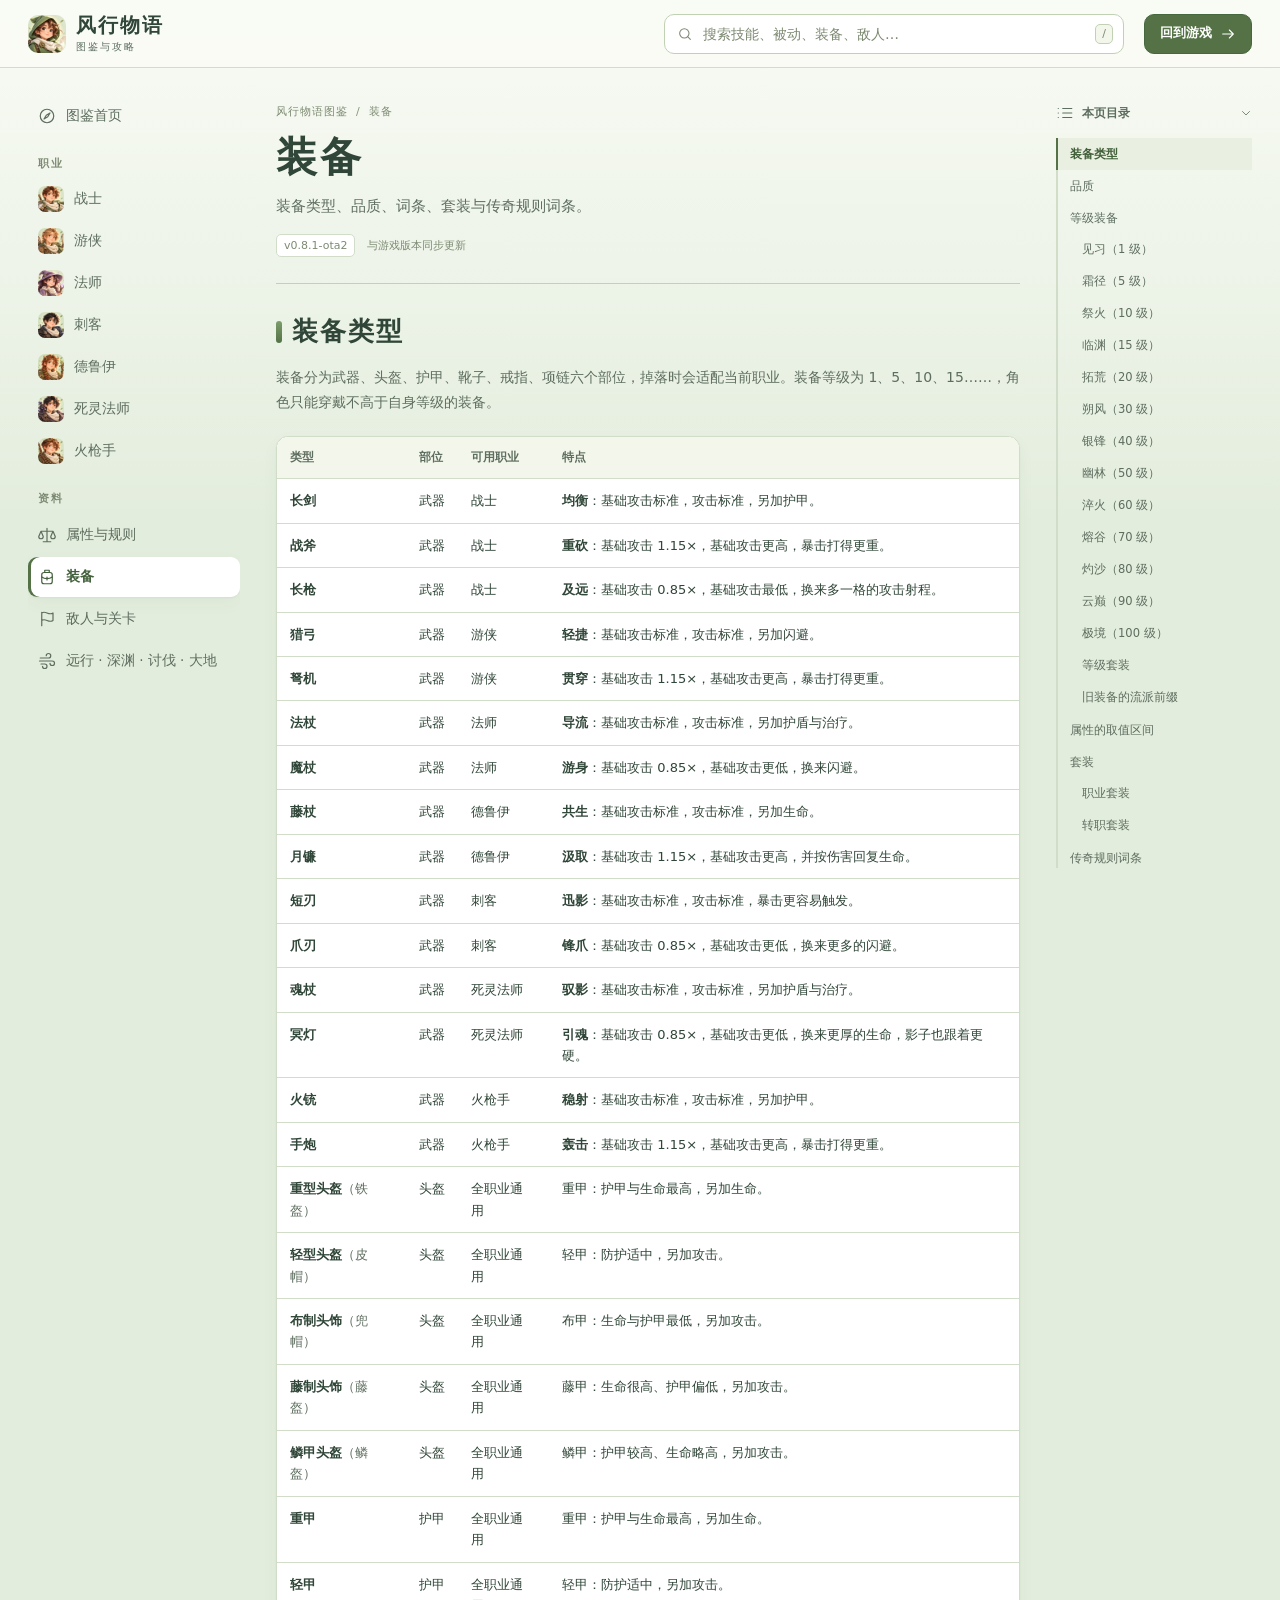
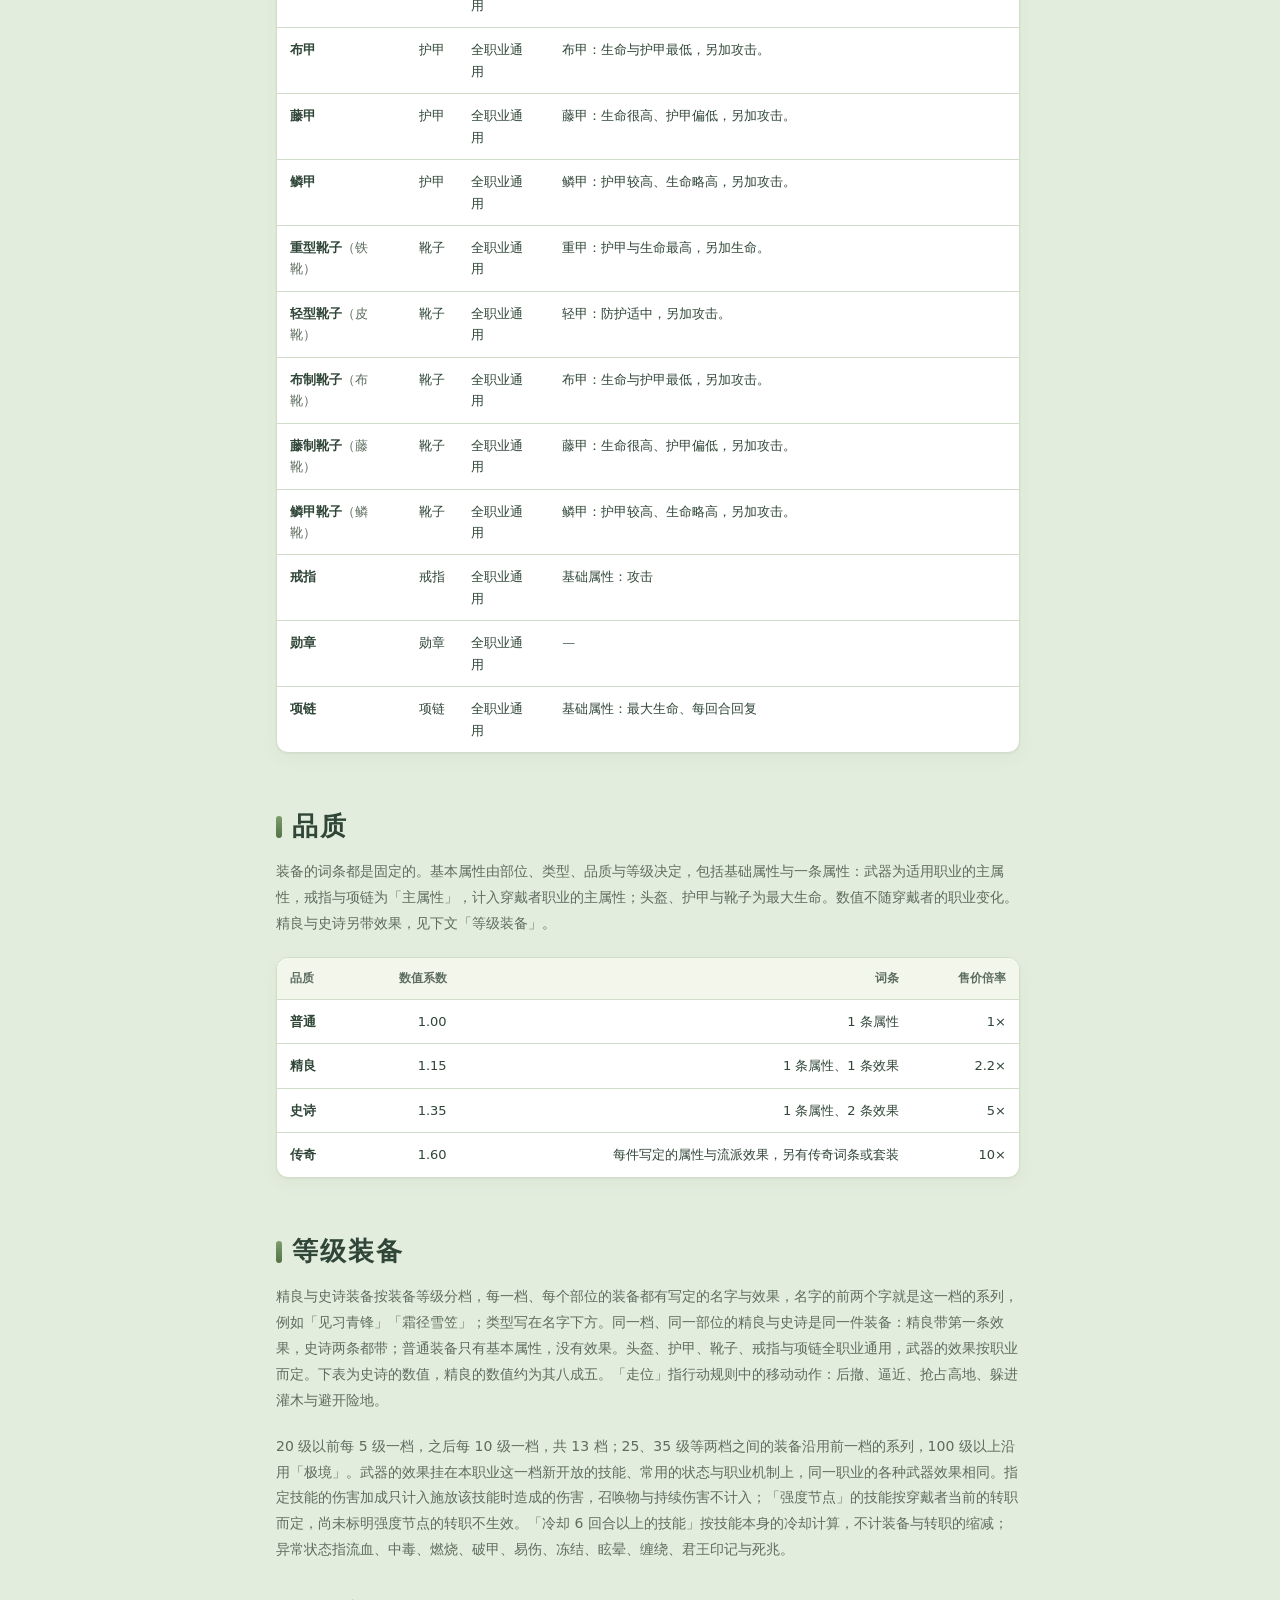
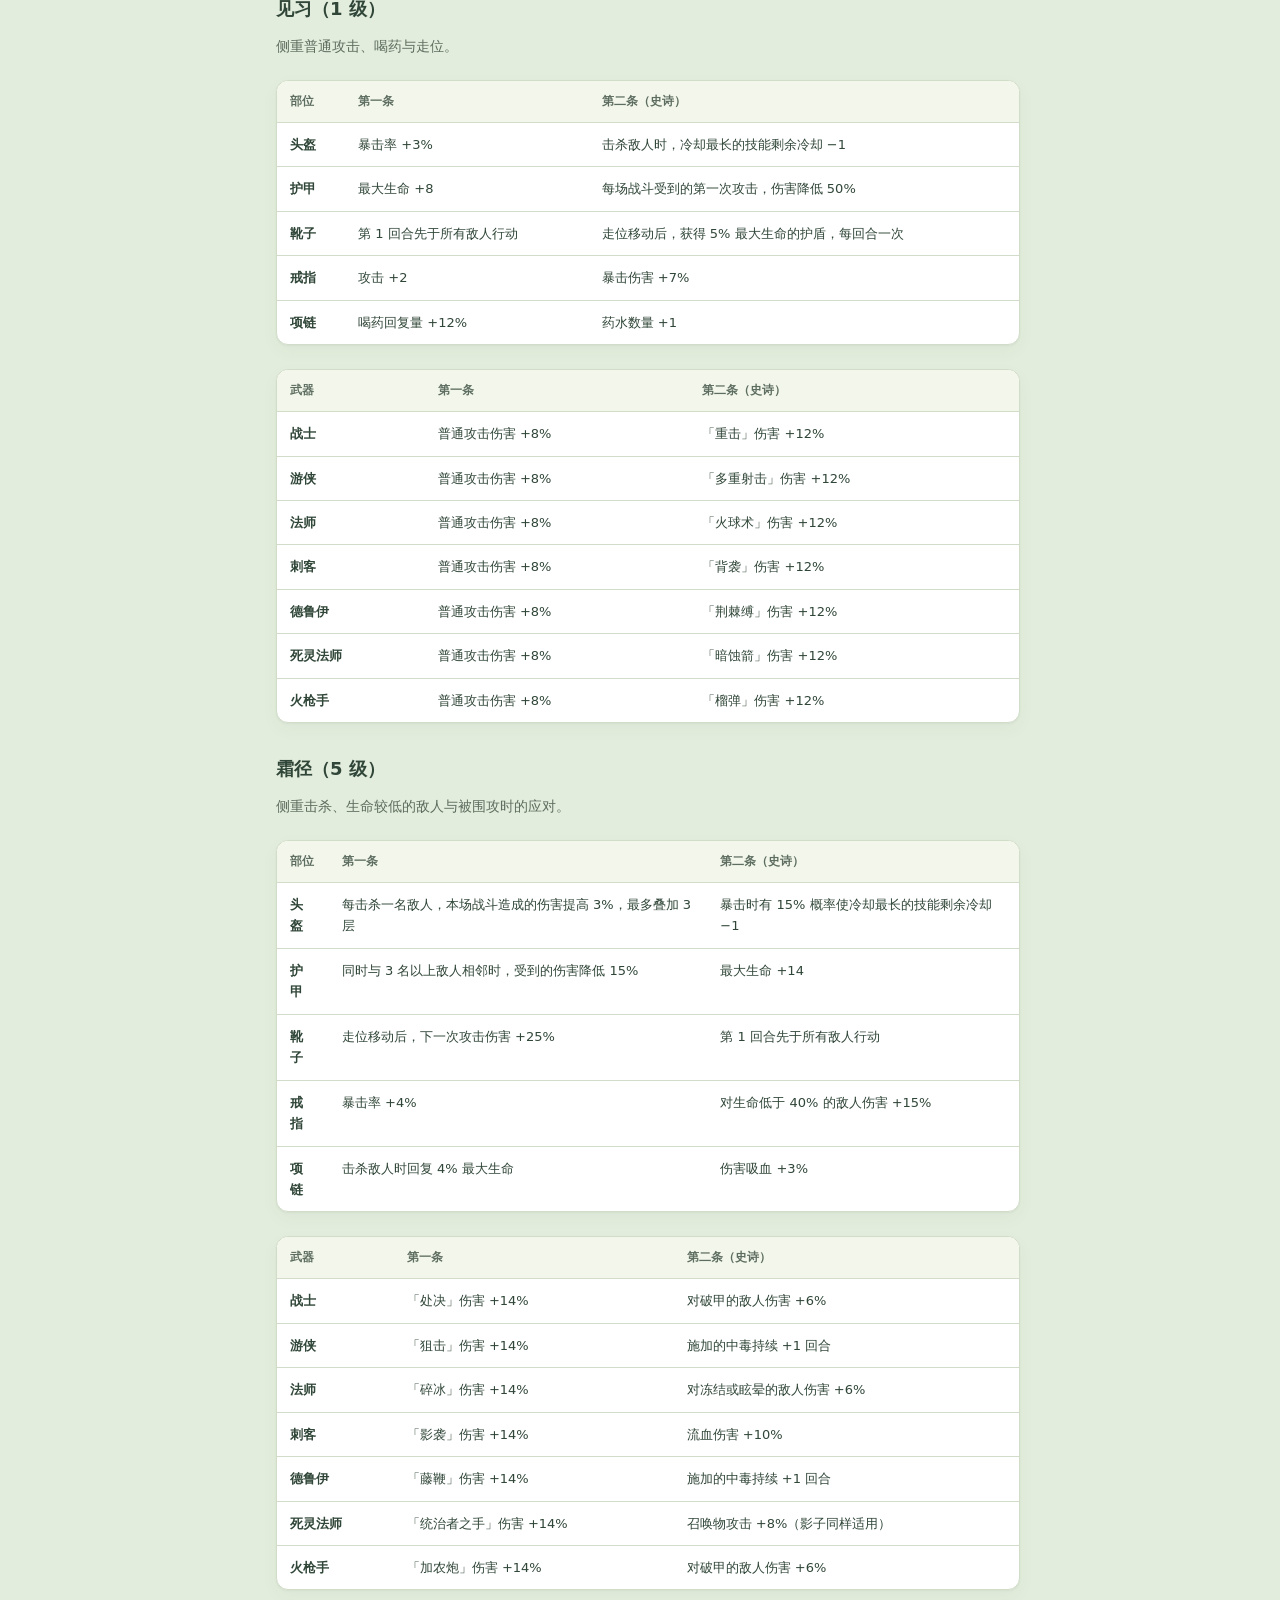
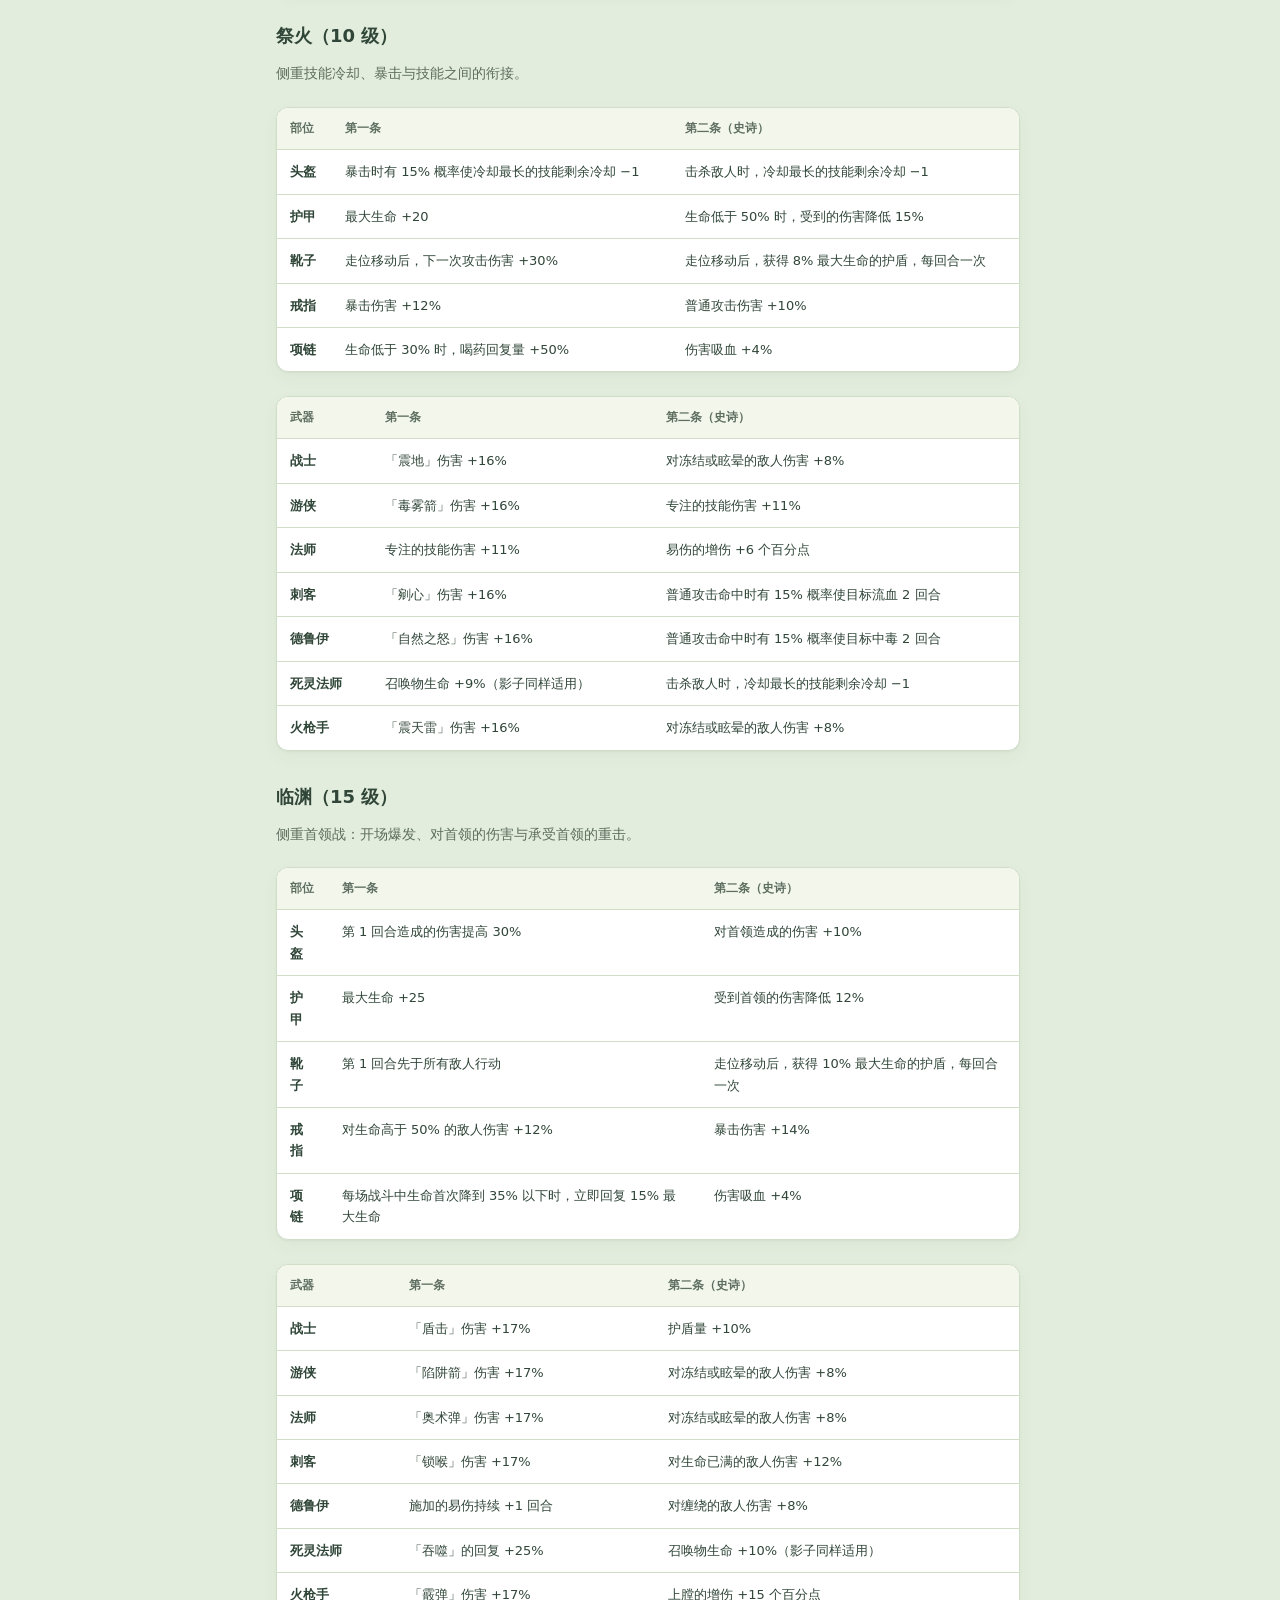
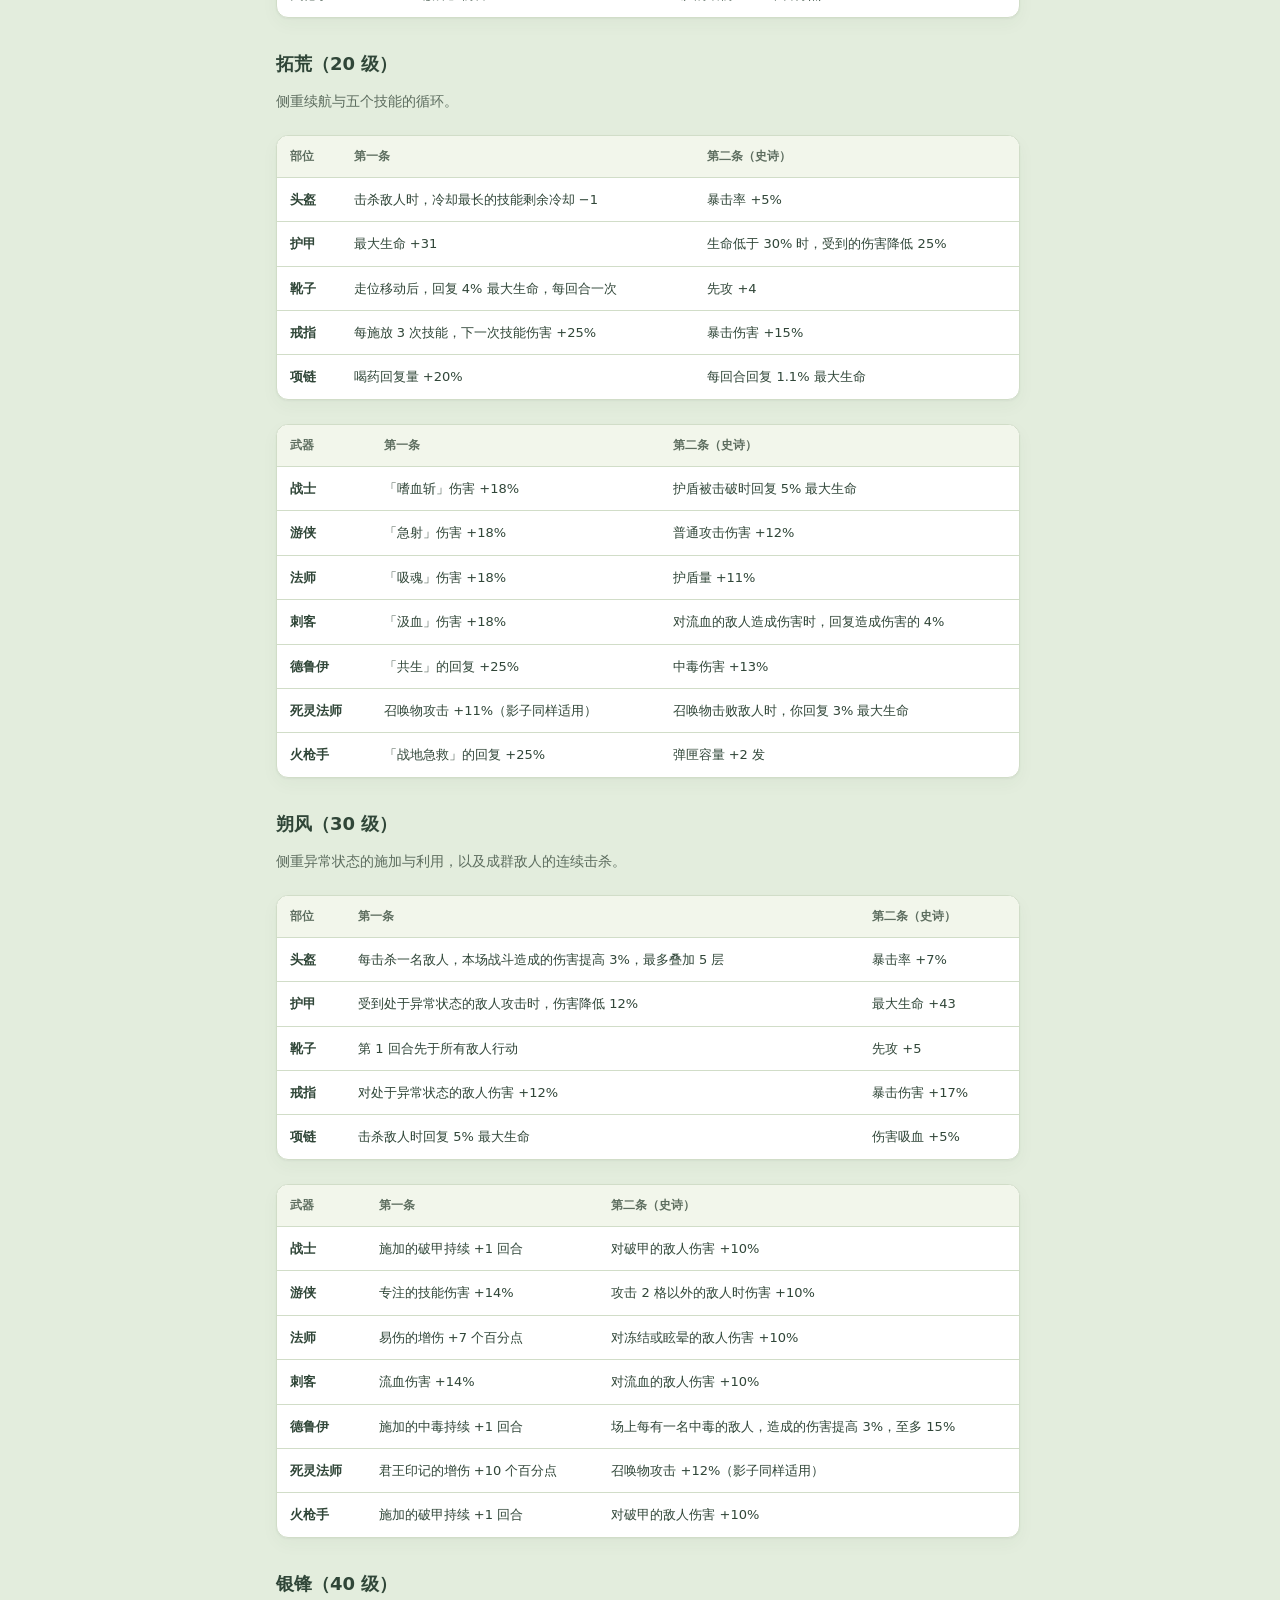
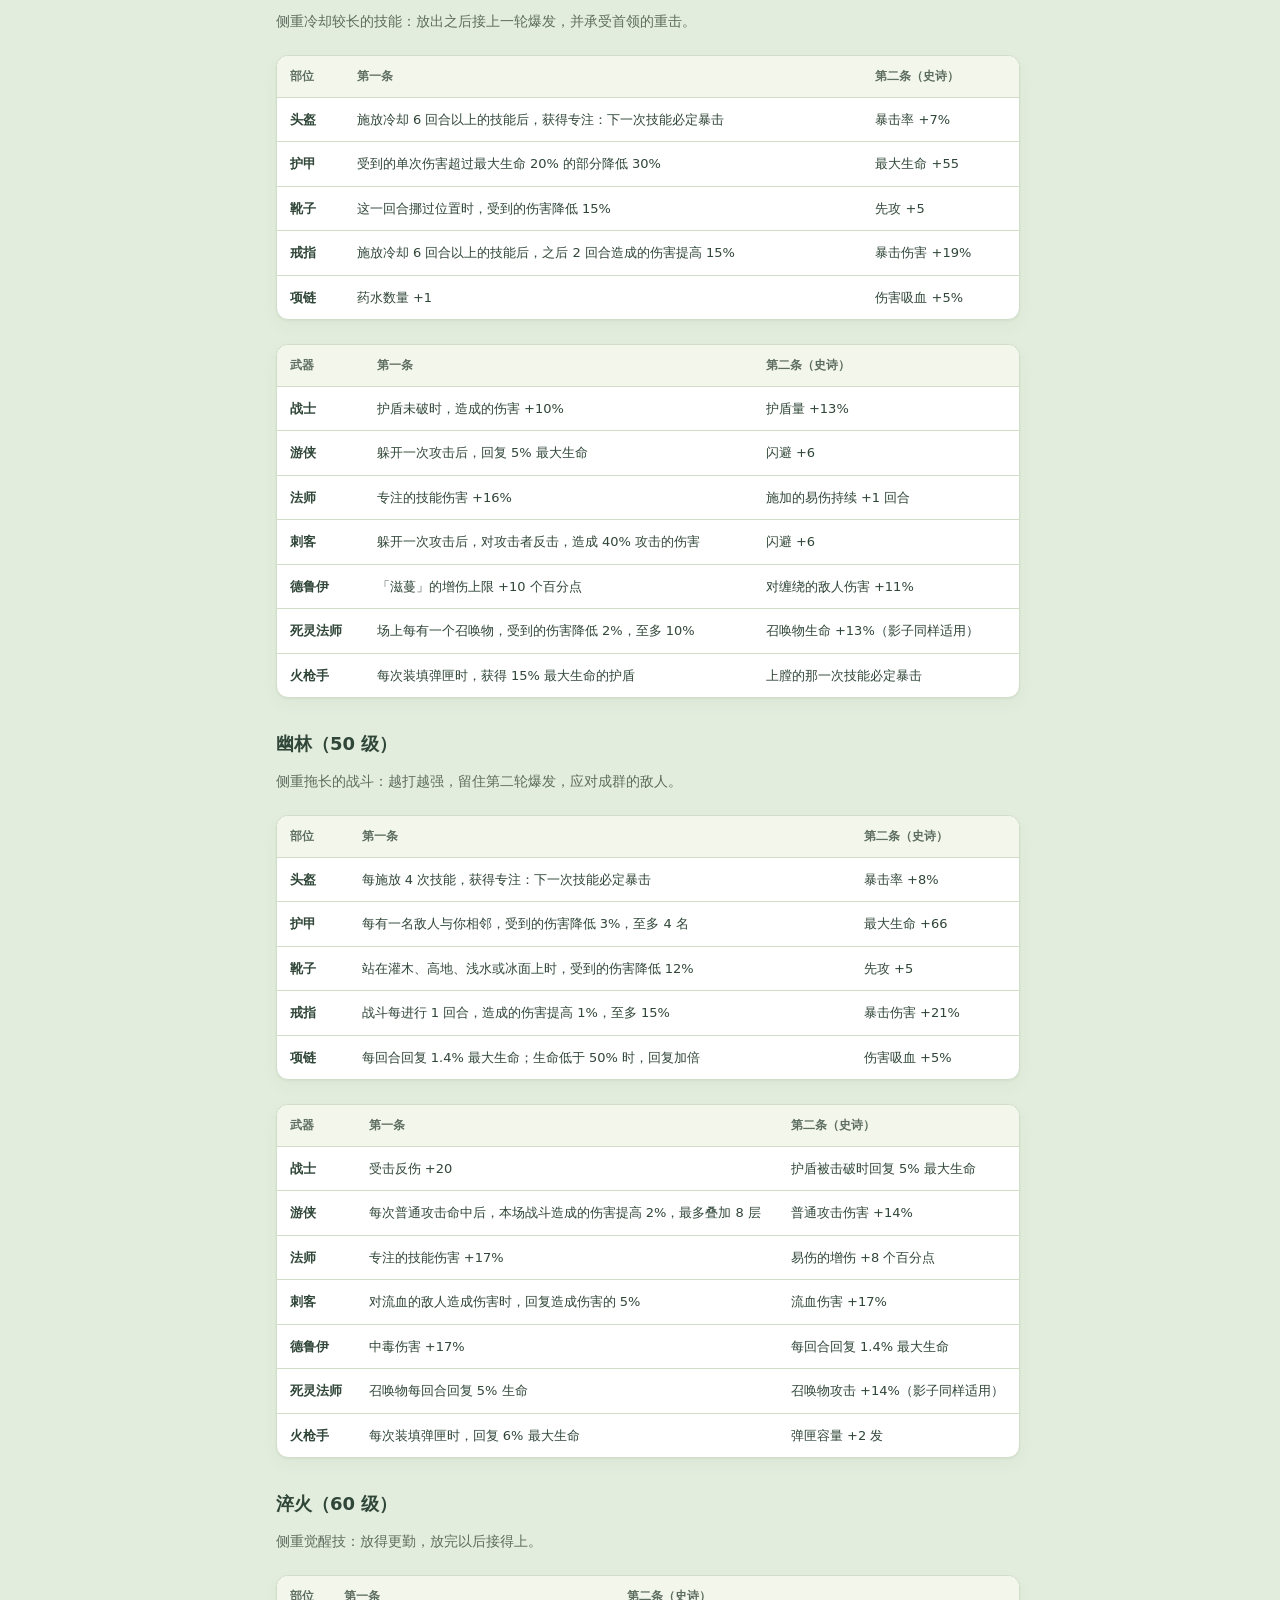
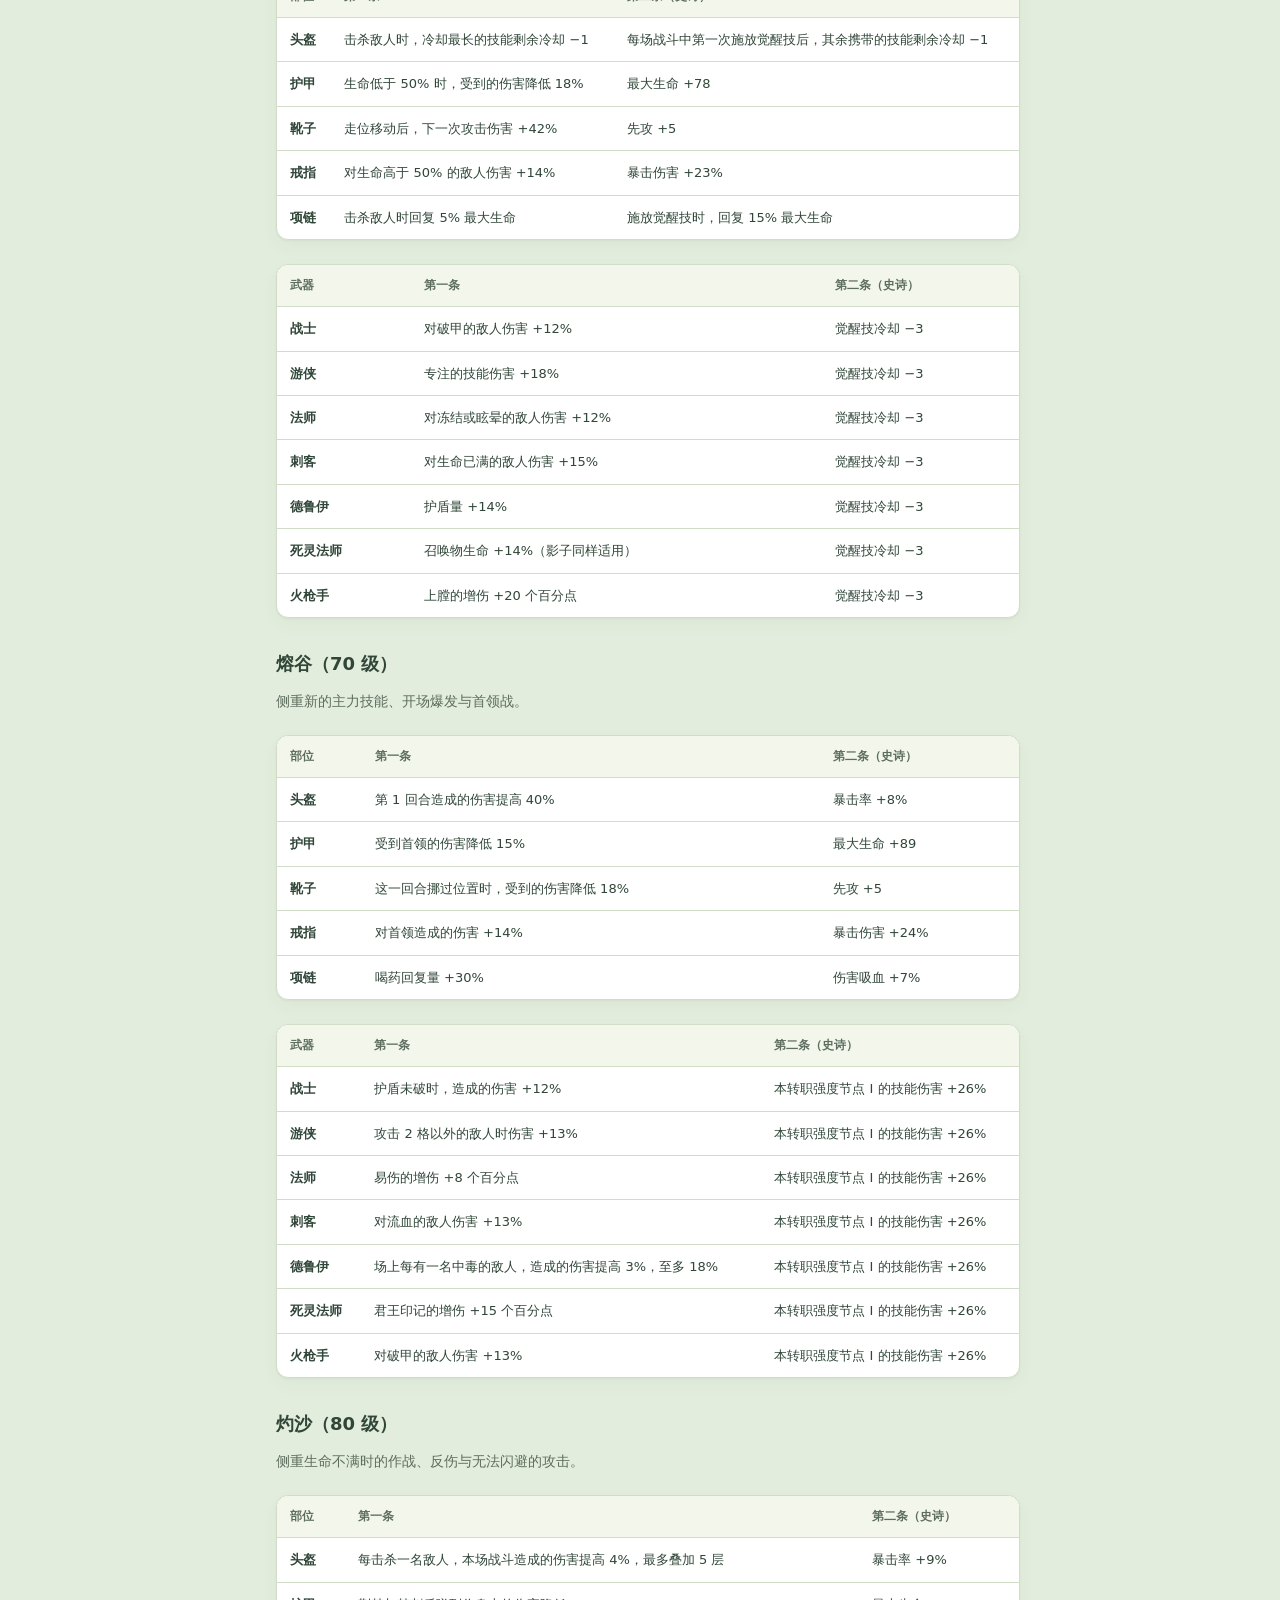
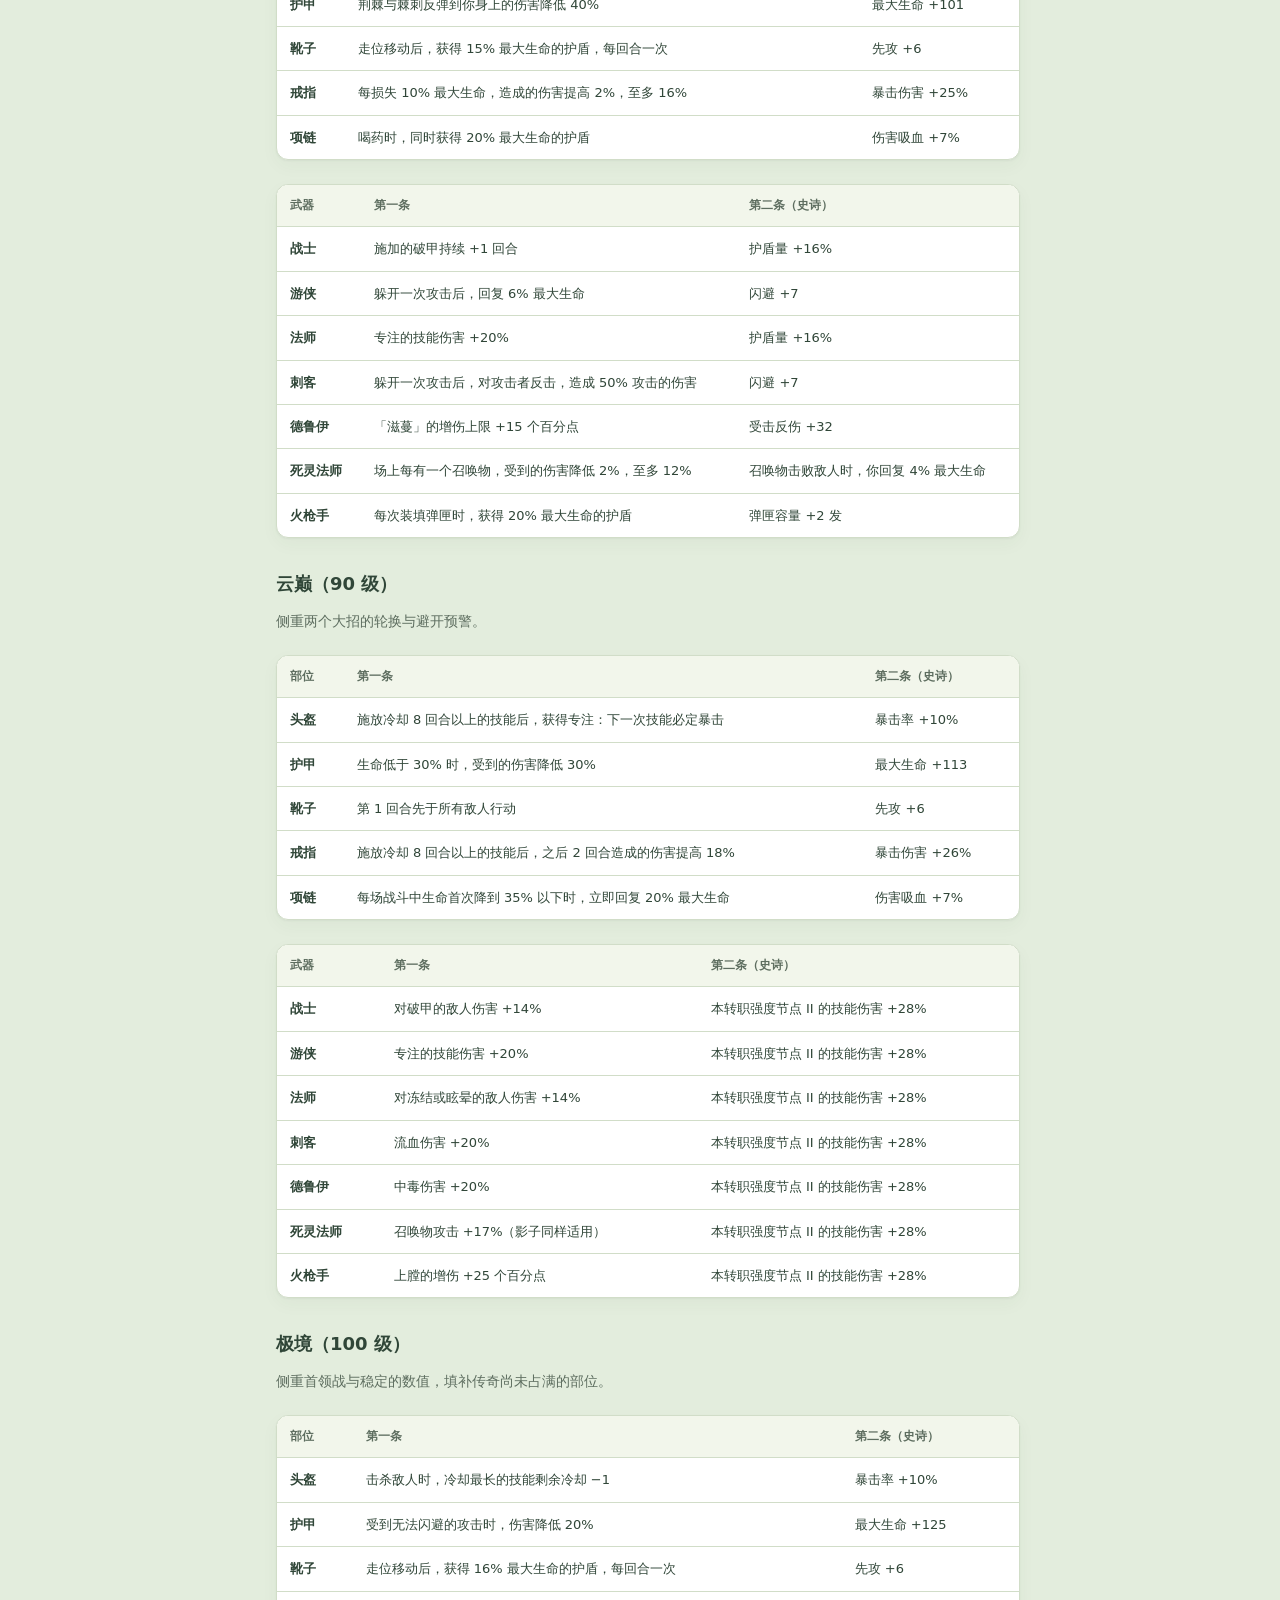
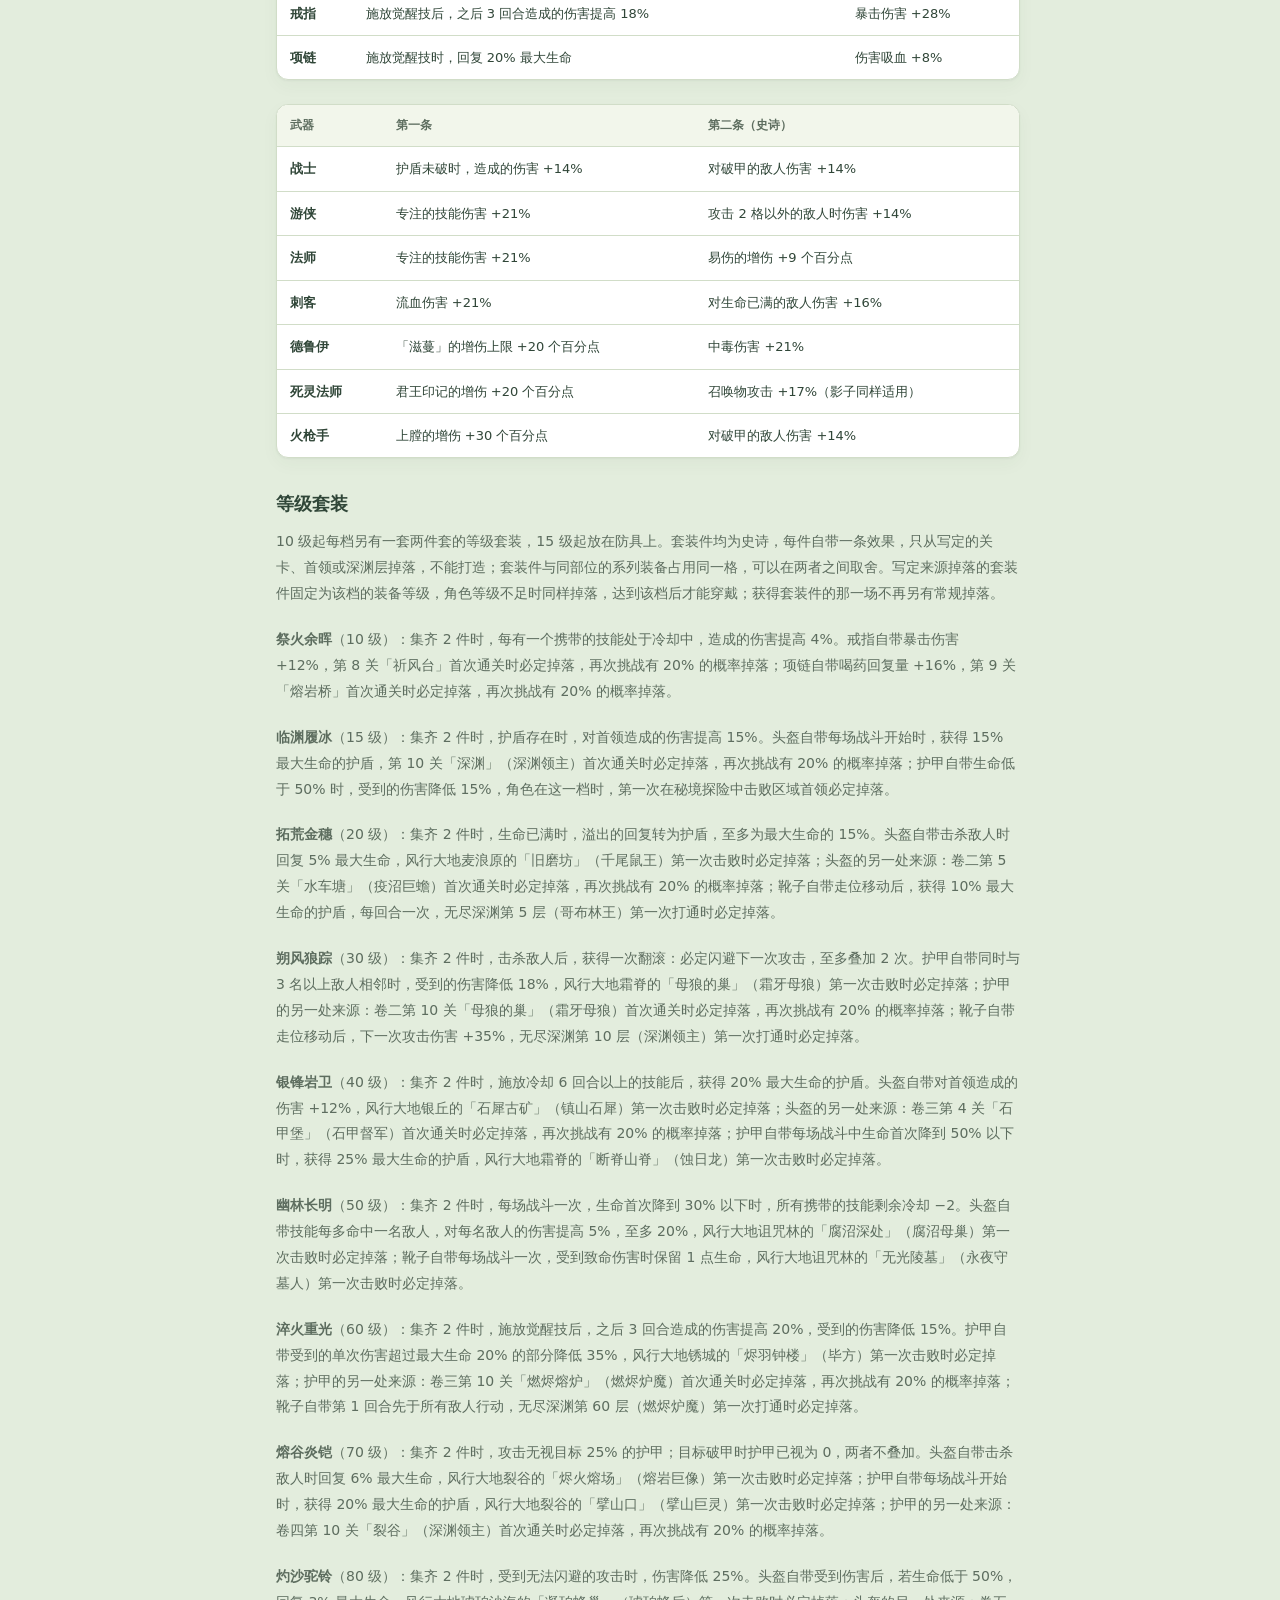
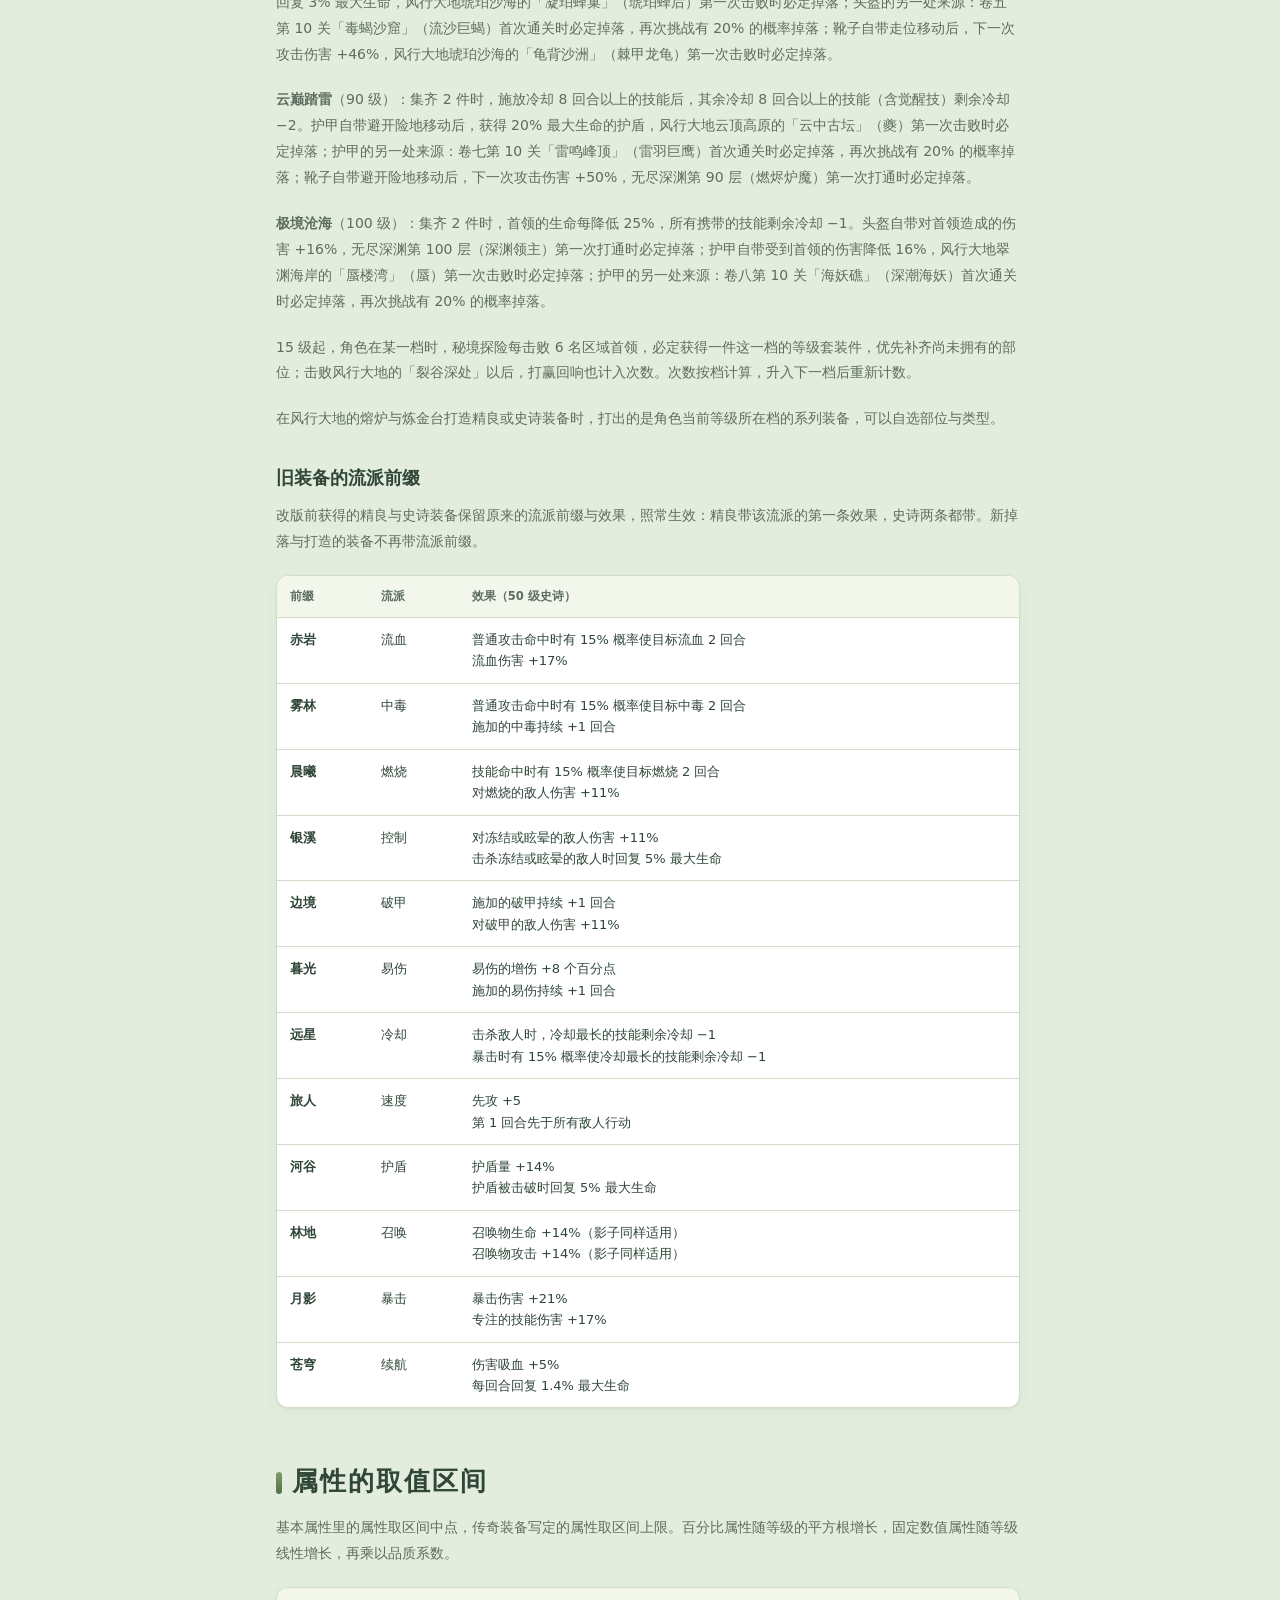
<file: guide/gear.html>
<!doctype html>
<html lang="zh-CN">
<head>
<meta charset="utf-8" />
<meta name="viewport" content="width=device-width, initial-scale=1" />
<meta name="theme-color" content="#f9fbf5" />
<title>装备 · 风行物语图鉴</title>
<meta name="description" content="装备类型、品质、词条、套装与传奇规则词条。" />
<link rel="icon" type="image/png" href="../icons/windward-64.png" />
<style>
:root {
  --surface-page: #e3eddd;
  --surface-hollow: #eaf0e1;
  --surface-sunken: #deead5;
  --surface-soft: #f2f6eb;
  --surface-paper: #f9fbf5;
  --surface-raised: #ffffff;
  --surface-warm: #f1eddc;
  --surface-cool: #e6e9f4;
  --line-soft: #d1ddc8;
  --line-mid: #c1d1b4;
  --line-strong: #b3c39d;
  --ink: #304638;
  --ink-muted: #5d6d5f;
  --ink-soft: #7d8a72;
  --ink-invert: #ffffff;
  --accent-deep: #42603b;
  --accent-edge: #45683f;
  --focus-ring: #718d5e;
  --hero-mark: #3c7167;
  --accent: #547246;
  --accent-mid: #63824e;
  --accent-light: #7d9d6c;
  --accent-pale: #9db68b;
  --mint: #397052;
  --sage-deep: #617654;
  --sage-mid: #879779;
  --gold: #866225;
  --gold-deep: #8a662a;
  --gold-mid: #92713c;
  --gold-light: #ab915c;
  --gold-pale: #b3975a;
  --gold-tint: #eee4c9;
  --gold-bright: #8a5c15;
  --gold-sand: #d7c495;
  --surface-cream: #faf0e6;
  --danger: #a34f3b;
  --boss-ember: #d9722f;
  --boss-blood: #c8324a;
  --clay-soft: #a1634d;
  --info: #3b6983;
  --info-soft: #507a89;
  --abyss-tint: #e3e7f5;
  --abyss-pale: #c9cee3;
  --abyss-line: #b7bdd6;
  --abyss-mid: #7f8cbf;
  --abyss: #4d5a86;
  --abyss-deep: #3f4a75;
  --shade-tint: #ebe7f1;
  --shade: #5a4d70;
  --shade-deep: #3b3150;
  --rarity-common: #52634d;
  --rarity-rare: #356982;
  --rarity-epic: #79549a;
  --rarity-legendary: #a8681c;
  --rarity-trophy: #b23a2e;
  --card-ink: #ece3cb;
  --card-muted: #a9a792;
  --card-value: #f2dfa8;
  --card-plus: #9fd6a4;
  --card-minus: #f08f78;
  --card-sheet-glow: #2c3a31;
  --card-sheet-top: #212c25;
  --card-sheet: #1a221d;
  --card-legend-title: #f4b860;
  --card-trophy-title: #f08a72;
  --socket: #26342c;
  --socket-deep: #1a241e;
  --socket-light: #36493c;
  --icon-halo: #f1e7cc;
  --icon-ink-rose: #a65a44;
  --icon-ink-frost: #4d7f8c;
  --icon-ink-gold: #9a7838;
  --icon-ink-forest: #4e7f58;
  --icon-ink-arcane: #77689a;
  --icon-ink-leather: #9c7150;
  --icon-ink-poison: #7a8048;
  --icon-fill-white: #efe5ca;
  --icon-fill-cream: #e9dcbb;
  --icon-fill-bone: #e8dcc2;
  --board-night: #080b0b;
  --board-sky: #121917;
  --board-brass: #d2b06a;
  --board-route: #f6e6b8;
  --board-str: #e4b860;
  --board-dex: #93c780;
  --board-vit: #ec8e72;
  --board-mid: #d9d2bd;
  --board-spec: #9fc6e6;
  --journey-title: #fbf1d6;
  --journey-label: #d9c79a;
  --journey-muted: #b9b8a6;
  --journey-gold: #f0d79a;
  --journey-plus: #9fd38c;
  --journey-bad: #f2a08e;
  --journey-danger-pale: #f6c9b8;
  --journey-sage-pale: #d9e6c8;
  --journey-ember: #e08a4c;
  --journey-brass-hi: #fbe3a0;
  --journey-brass-lo: #b4862f;
  --journey-on-brass: #2a1e08;
  --journey-rare: #d9a441;
  --journey-parchment-hi: #fffaea;
  --journey-parchment: #e4d6b0;
  --journey-paper-ink: #3a463e;
  --journey-boss-hi: #f6e2d6;
  --journey-boss-lo: #d8b9a6;
  --journey-danger: #a8473a;
  --journey-danger-ink: #8c3a2e;
  --journey-good: #2f5a3a;
  --journey-night-mid: #213328;
  --journey-night: #1a2920;
  --journey-glade-hi: #6b8460;
  --journey-glade: #556e4d;
  --journey-glade-deep: #2a3d2c;
  --hex-void: #060a09;
  --hex-fight: #e6b4ad;
  --hex-elite: #ff8a75;
  --hex-safe: #8fdcc2;
  --hex-arcane: #bda8f5;
  --hex-ice: #b9dcf2;
  --hex-mist-dawn: #2f7d63;
  --hex-mist-moss: #5d7f4a;
  --hex-mist-fog: #2f7f8f;
  --hex-mist-frost: #5b7fb8;
  --hex-mist-ember: #b5502b;
  --hex-mist-ruin: #6f58a8;
}
/* 图鉴站样式。配色全部取游戏定稿色板（:root 由 render.mjs 注入），正文保持纸面阅读感，颜色用于导航、分类与状态。 */
* { box-sizing: border-box; }
:root {
  --header-height: 68px; --reading-offset: 96px;
  --sans: "Segoe UI", "PingFang SC", "Microsoft YaHei", system-ui, sans-serif;
  --serif: "Songti SC", "Noto Serif SC", "SimSun", serif;
  --radius: 12px; --shadow: 0 1px 2px #304a3a0d, 0 6px 18px #304a3a0a; --shadow-lift: 0 2px 4px #304a3a12, 0 14px 32px #304a3a14;
}
html { scroll-behavior: smooth; scroll-padding-top: var(--reading-offset); }
body { margin: 0; background: var(--surface-page); background-image: linear-gradient(180deg, var(--surface-paper) 0, var(--surface-page) 520px); background-repeat: no-repeat; color: var(--ink); font-family: var(--sans); font-size: 15px; line-height: 1.75; -webkit-font-smoothing: antialiased; }
a { color: var(--mint); text-underline-offset: 3px; }
button, summary, a, input { -webkit-tap-highlight-color: transparent; touch-action: manipulation; }
a, summary { transition: background .16s, color .16s, border-color .16s, box-shadow .16s, transform .16s; }
a:focus-visible, summary:focus-visible, input:focus-visible, .table-scroll:focus-visible { outline: 2px solid var(--focus-ring); outline-offset: 3px; }
[tabindex="-1"]:focus { outline: none; }
svg, img { flex-shrink: 0; }
img { display: block; max-width: 100%; }
summary { cursor: pointer; list-style: none; }
summary::-webkit-details-marker { display: none; }
[hidden] { display: none !important; }
.visually-hidden { position: absolute; width: 1px; height: 1px; overflow: hidden; clip: rect(0 0 0 0); white-space: nowrap; }
.skip-link { position: fixed; z-index: 40; left: 16px; top: -80px; padding: 10px 16px; border-radius: 8px; background: var(--accent); color: var(--ink-invert); }
.skip-link:focus { top: 10px; }

/* ---------- 顶栏与搜索 ---------- */
.site-header { position: sticky; top: 0; z-index: 30; height: var(--header-height); border-bottom: 1px solid var(--line-soft); background: color-mix(in srgb, var(--surface-paper) 92%, transparent); backdrop-filter: blur(10px); }
.header-inner { display: flex; align-items: center; gap: 20px; max-width: 1480px; height: 100%; margin: auto; padding: 0 28px; }
.brand { display: inline-flex; align-items: center; gap: 10px; color: var(--ink); text-decoration: none; }
.brand img { border-radius: 10px; }
.brand strong { display: block; font-family: var(--serif); font-size: 20px; font-weight: 600; line-height: 1.3; letter-spacing: 2px; }
.brand small { display: block; color: var(--ink-muted); font-size: 10px; letter-spacing: 2px; }
.site-search { position: relative; flex: 1; max-width: 460px; margin-left: auto; }
.search-box { display: flex; align-items: center; gap: 8px; height: 40px; padding: 0 10px 0 12px; border: 1px solid var(--line-mid); border-radius: 10px; background: var(--surface-raised); color: var(--ink-soft); }
.search-box:focus-within { border-color: var(--accent); box-shadow: 0 0 0 3px color-mix(in srgb, var(--accent) 16%, transparent); }
.search-box input { flex: 1; min-width: 0; height: 100%; border: 0; outline: 0; background: transparent; color: var(--ink); font: inherit; font-size: 14px; }
.search-box input::placeholder { color: var(--ink-soft); }
.search-box input::-webkit-search-cancel-button { display: none; }
kbd { padding: 0 6px; border: 1px solid var(--line-mid); border-radius: 5px; background: var(--surface-soft); color: var(--ink-soft); font: 11px/18px var(--sans); }
.search-results { position: absolute; top: calc(100% + 8px); left: 0; right: 0; max-height: min(70dvh, 480px); padding: 6px; overflow-y: auto; border: 1px solid var(--line-mid); border-radius: 12px; background: var(--surface-raised); box-shadow: var(--shadow-lift); }
.search-results a { display: grid; grid-template-columns: minmax(0, 1fr) auto; align-items: center; gap: 2px 10px; padding: 8px 10px; border-radius: 8px; color: var(--ink); text-decoration: none; }
.search-results a strong { font-size: 14px; }
.search-results a mark { background: var(--gold-tint); color: inherit; border-radius: 2px; }
.search-results a small { grid-column: 1; color: var(--ink-muted); font-size: 12px; }
.search-results a .kind { grid-column: 2; grid-row: 1 / 3; padding: 1px 7px; border-radius: 5px; background: var(--surface-hollow); color: var(--accent-deep); font-size: 11px; }
.search-results a[aria-selected="true"], .search-results a:hover { background: var(--surface-soft); }
.search-empty { margin: 0; padding: 14px 10px; color: var(--ink-muted); font-size: 13px; }
.play-link { display: inline-flex; align-items: center; gap: 8px; min-height: 40px; padding: 7px 15px; border: 1px solid var(--accent-edge); border-radius: 10px; background: var(--accent); color: var(--ink-invert); font-size: 13px; font-weight: 600; text-decoration: none; white-space: nowrap; }
.play-link:hover { background: var(--accent-deep); }

/* ---------- 版面 ---------- */
.docs-layout { display: grid; grid-template-columns: 212px minmax(0, 1fr) 196px; grid-template-areas: "navigation content outline"; align-items: start; gap: 36px; max-width: 1480px; margin: 0 auto; padding: 28px 28px 0; }
.docs-layout.no-toc { grid-template-columns: 212px minmax(0, 1fr); grid-template-areas: "navigation content"; }
.site-sidebar { grid-area: navigation; }
.toc-sidebar { grid-area: outline; }
.site-sidebar, .toc-sidebar { position: sticky; top: calc(var(--header-height) + 24px); min-width: 0; }
.site-nav > summary { display: none; }
.nav-panel { max-height: calc(100dvh - 120px); overflow-y: auto; overscroll-behavior: contain; scrollbar-width: thin; }
.sidebar-label { margin: 18px 10px 6px; color: var(--ink-soft); font-size: 11px; font-weight: 600; letter-spacing: 2px; }
.nav-group { display: grid; gap: 2px; }
.site-nav nav a { display: flex; align-items: center; gap: 10px; min-height: 40px; padding: 6px 10px; border-radius: 9px; color: var(--ink-muted); font-size: 13.5px; text-decoration: none; }
.site-nav nav a img { width: 26px; height: 26px; border-radius: 7px; background: var(--surface-soft); }
.site-nav nav a:hover { color: var(--ink); background: var(--surface-soft); }
.site-nav nav a[aria-current="page"] { color: var(--accent-deep); background: var(--surface-raised); box-shadow: inset 3px 0 var(--accent), var(--shadow); font-weight: 600; }

.page-toc > summary { display: flex; align-items: center; gap: 8px; min-height: 34px; margin-bottom: 8px; color: var(--ink-muted); font-size: 12px; font-weight: 600; }
.page-toc > summary > svg:last-child { width: 12px; margin-left: auto; transform: rotate(90deg); }
.page-toc:not([open]) > summary > svg:last-child { transform: rotate(0); }
.toc-current { display: none; }
.toc-panel { max-height: calc(100dvh - 170px); overflow-y: auto; overscroll-behavior: contain; scrollbar-width: thin; }
.page-toc ol { margin: 0; padding: 0; list-style: none; }
.page-toc nav a { display: flex; align-items: center; min-height: 32px; padding: 5px 9px 5px 12px; border-left: 2px solid var(--line-soft); color: var(--ink-muted); font-size: 12px; line-height: 1.5; text-decoration: none; }
.page-toc nav a > span { min-width: 0; overflow: hidden; white-space: nowrap; text-overflow: ellipsis; }
.page-toc .toc-level-3 a { padding-left: 24px; font-size: 11.5px; }
.page-toc nav a:hover { color: var(--ink); background: var(--surface-soft); }
.page-toc nav a[aria-current="location"] { color: var(--accent-deep); border-color: var(--accent); background: var(--surface-hollow); font-weight: 600; }
.toc-top { display: inline-flex; align-items: center; min-height: 40px; margin: 8px 0 0 12px; color: var(--ink-muted); font-size: 11px; text-decoration: none; }

/* ---------- 正文 ---------- */
.guide-main { grid-area: content; min-width: 0; padding-bottom: 48px; }
.guide-heading { padding: 6px 0 26px; margin-bottom: 30px; border-bottom: 1px solid var(--line-mid); }
.eyebrow { display: flex; align-items: center; gap: 8px; margin: 0 0 10px; color: var(--ink-soft); font-size: 11px; letter-spacing: 1px; }
.eyebrow span { color: var(--sage-mid); }
.guide-heading h1, .class-hero h1, .home-hero h1 { margin: 0; font-family: var(--serif); font-size: clamp(30px, 3.2vw, 42px); font-weight: 600; letter-spacing: 3px; line-height: 1.3; }
.page-description { max-width: 720px; margin: 10px 0 14px; color: var(--ink-muted); font-size: 14.5px; }
.page-meta { display: flex; align-items: center; flex-wrap: wrap; gap: 8px 12px; color: var(--ink-soft); font-size: 11px; }
.version-badge { padding: 1px 7px; border: 1px solid var(--line-soft); border-radius: 5px; background: var(--surface-raised); font-variant-numeric: tabular-nums; }
.guide-article { overflow-wrap: anywhere; }
.guide-article h2 { display: flex; align-items: center; gap: 10px; margin: 56px 0 14px; font-family: var(--serif); font-size: 26px; font-weight: 600; line-height: 1.4; letter-spacing: 2px; }
.guide-article h2::before { content: ""; width: 6px; height: 22px; border-radius: 3px; background: linear-gradient(var(--accent-light), var(--accent)); }
.guide-article > h2:first-child { margin-top: 0; }
.guide-article h3 { margin: 32px 0 12px; font-size: 18px; line-height: 1.5; }
.guide-article h4 { margin: 0; font-size: 16px; }
.lead { max-width: 820px; margin: 0 0 20px; color: var(--ink-muted); font-size: 14px; line-height: 1.85; }
.note { margin: 18px 0 24px; padding: 13px 16px; border: 1px solid var(--line-soft); border-left: 3px solid var(--accent-pale); border-radius: 0 10px 10px 0; background: var(--surface-soft); color: var(--ink-muted); font-size: 13px; line-height: 1.8; }
.note p { margin: 6px 0; }
.note p:first-child { margin-top: 0; }
.note p:last-child { margin-bottom: 0; }
.muted { color: var(--ink-muted); }
.tags { display: flex; flex-wrap: wrap; gap: 6px; margin: 0; }
.tag { display: inline-flex; align-items: center; padding: 1px 8px; border-radius: 999px; background: var(--surface-hollow); color: var(--sage-deep); font-family: var(--sans); font-size: 11.5px; font-weight: 500; line-height: 1.75; white-space: nowrap; }
.tag-danger { background: color-mix(in srgb, var(--danger) 12%, var(--surface-raised)); color: var(--danger); }
.tag-gold { background: var(--gold-tint); color: var(--gold-bright); }
.tag-link { text-decoration: none; background: var(--surface-raised); border: 1px solid var(--line-mid); color: var(--accent-deep); }
.tag-link:hover { border-color: var(--accent); }
code { padding: 2px 6px; border-radius: 5px; background: var(--surface-hollow); font-size: .92em; white-space: normal; }
.block-label { margin: 0 0 6px; color: var(--ink-soft); font-size: 11px; font-weight: 600; letter-spacing: 1px; }

/* ---------- 首页 ---------- */
.home-hero { display: grid; grid-template-columns: minmax(0, 1fr) auto; align-items: center; gap: 28px; margin-bottom: 36px; padding: 30px 32px; border: 1px solid var(--line-soft); border-radius: 18px; background: radial-gradient(circle at 85% 20%, var(--surface-warm), transparent 55%), linear-gradient(135deg, var(--surface-raised), var(--surface-soft)); box-shadow: var(--shadow); }
.home-hint { display: flex; align-items: center; gap: 8px; margin: 0; color: var(--ink-muted); font-size: 13px; }
.home-portraits { display: grid; grid-template-columns: repeat(4, 64px); gap: 8px; }
.home-portraits img { width: 64px; height: 64px; border-radius: 14px; border: 2px solid var(--surface-raised); box-shadow: var(--shadow); background: var(--surface-soft); }
.home-portraits img:nth-child(n+5) { transform: translateX(36px); }
.class-grid { display: grid; grid-template-columns: repeat(auto-fill, minmax(min(100%, 300px), 1fr)); gap: 14px; }
.class-card { display: flex; gap: 14px; padding: 16px; border: 1px solid var(--line-soft); border-radius: var(--radius); background: var(--surface-raised); color: var(--ink); text-decoration: none; box-shadow: var(--shadow); }
.class-card:hover { border-color: var(--accent-pale); box-shadow: var(--shadow-lift); transform: translateY(-2px); }
.class-card img { width: 72px; height: 72px; border-radius: 14px; background: var(--surface-soft); }
.class-card-body { display: flex; flex-direction: column; gap: 6px; min-width: 0; }
.class-card-body strong { font-family: var(--serif); font-size: 19px; letter-spacing: 2px; }
.class-card-body .tags { gap: 4px; }
.class-card-intro { color: var(--ink-muted); font-size: 12.5px; line-height: 1.7; }
.spec-names { display: flex; flex-wrap: wrap; gap: 4px; }
.spec-names span { padding: 0 7px; border: 1px solid var(--line-mid); border-radius: 6px; color: var(--accent-deep); font-size: 11.5px; }
.ref-grid { display: grid; grid-template-columns: repeat(auto-fill, minmax(min(100%, 230px), 1fr)); gap: 12px; }
.ref-card { display: grid; grid-template-columns: minmax(0, 1fr) auto; gap: 4px 10px; padding: 16px; border: 1px solid var(--line-soft); border-radius: var(--radius); background: var(--surface-raised); color: var(--ink); text-decoration: none; box-shadow: var(--shadow); }
.ref-card strong { font-size: 15px; }
.ref-card span { grid-column: 1; color: var(--ink-muted); font-size: 12.5px; line-height: 1.65; }
.ref-card svg { grid-column: 2; grid-row: 1 / 3; align-self: center; color: var(--accent); }
.ref-card:hover { border-color: var(--accent-pale); box-shadow: var(--shadow-lift); }

.strength-chart { display: grid; gap: 4px; padding: 14px 18px; border: 1px solid var(--line-soft); border-radius: var(--radius); background: var(--surface-raised); box-shadow: var(--shadow); }
.strength-group { display: grid; grid-template-columns: 116px minmax(0, 1fr); align-items: center; gap: 12px; padding: 8px 0; border-bottom: 1px solid var(--line-soft); }
.strength-group:last-child { border-bottom: 0; }
.strength-class { display: flex; align-items: center; gap: 8px; color: var(--ink); font-weight: 600; font-size: 13.5px; text-decoration: none; }
.strength-class img { width: 28px; height: 28px; border-radius: 7px; }
.strength-bars { display: grid; gap: 4px; margin: 0; padding: 0; list-style: none; }
.strength-bars li { display: grid; grid-template-columns: 58px minmax(0, 1fr) 34px; align-items: center; gap: 10px; font-size: 12px; }
.strength-label { color: var(--ink-muted); white-space: nowrap; }
.strength-track { height: 10px; border-radius: 5px; background: var(--surface-hollow); overflow: hidden; }
.strength-fill { display: block; height: 100%; border-radius: 5px; background: linear-gradient(90deg, var(--accent-pale), var(--accent)); }
.strength-bars li:first-child .strength-fill { background: linear-gradient(90deg, var(--accent-light), var(--accent-deep)); }
.strength-value { font-variant-numeric: tabular-nums; font-weight: 600; text-align: right; }
.axis-note { margin: 8px 2px 0; color: var(--ink-soft); font-size: 11.5px; }

/* ---------- 职业页 ---------- */
.class-hero { display: flex; align-items: center; gap: 26px; margin-bottom: 34px; padding: 26px 28px; border: 1px solid var(--line-soft); border-radius: 18px; background: radial-gradient(circle at 12% 30%, var(--surface-warm), transparent 50%), linear-gradient(135deg, var(--surface-raised), var(--surface-soft)); box-shadow: var(--shadow); }
.class-hero-portrait { width: 132px; height: 132px; border-radius: 22px; border: 3px solid var(--surface-raised); box-shadow: var(--shadow-lift); background: var(--surface-soft); }
.class-hero .page-description { margin-bottom: 12px; }
.fact-grid { display: grid; grid-template-columns: repeat(2, minmax(0, 1fr)); gap: 10px; margin: 0; }
.fact-grid > div { padding: 12px 16px; border: 1px solid var(--line-soft); border-radius: 10px; background: var(--surface-raised); }
.fact-grid .wide { grid-column: 1 / -1; }
.fact-grid dt, .spec-facts dt, .build-specs dt { margin-bottom: 3px; color: var(--ink-soft); font-size: 11.5px; font-weight: 600; letter-spacing: 1px; }
.fact-grid dd, .spec-facts dd, .build-specs dd { margin: 0; font-size: 13.5px; line-height: 1.75; }

.spec-grid { display: grid; grid-template-columns: repeat(3, minmax(0, 1fr)); gap: 14px; align-items: start; }
.spec-card { display: flex; flex-direction: column; gap: 10px; padding: 18px; border: 1px solid var(--line-soft); border-top: 3px solid var(--accent-light); border-radius: var(--radius); background: var(--surface-raised); box-shadow: var(--shadow); }
.guide-article .spec-card h3 { display: flex; flex-direction: column; margin: 0; font-family: var(--serif); font-size: 21px; letter-spacing: 2px; }
.spec-card h3 small { font-family: var(--sans); color: var(--gold); font-size: 11.5px; font-weight: 500; letter-spacing: 0; }
.spec-pitch { margin: 0; color: var(--ink-muted); font-size: 13px; }
.spec-strength { align-self: flex-start; padding: 2px 10px; border-radius: 999px; background: var(--surface-hollow); color: var(--accent-deep); font-size: 12px; text-decoration: none; }
.spec-strength strong { font-size: 14px; }
.spec-facts { display: grid; gap: 10px; margin: 0; }
.spec-facts dd { font-size: 13px; }
.chips { display: flex; flex-wrap: wrap; gap: 6px; }
.chip { display: inline-flex; align-items: baseline; gap: 5px; padding: 2px 9px; border: 1px solid var(--line-mid); border-radius: 7px; background: var(--surface-soft); color: var(--ink); font-size: 12.5px; font-weight: 600; text-decoration: none; }
.chip small { color: var(--ink-soft); font-size: 10.5px; font-weight: 500; }
.chip:hover { border-color: var(--accent); }
.spec-rewrites { border-top: 1px dashed var(--line-mid); padding-top: 8px; }
.spec-rewrites summary { display: flex; align-items: center; gap: 6px; color: var(--accent-deep); font-size: 12.5px; font-weight: 600; }
.spec-rewrites summary svg { transform: rotate(90deg); }
.spec-rewrites[open] summary svg { transform: rotate(-90deg); }
.spec-rewrites ul { margin: 8px 0 0; padding-left: 18px; color: var(--ink-muted); font-size: 12.5px; }
.spec-rewrites li { margin-bottom: 4px; }

.skill-grid { display: grid; grid-template-columns: repeat(auto-fill, minmax(min(100%, 340px), 1fr)); gap: 14px; align-items: start; }
.skill-card { display: flex; flex-direction: column; gap: 10px; padding: 16px 18px; border: 1px solid var(--line-soft); border-radius: var(--radius); background: var(--surface-raised); box-shadow: var(--shadow); scroll-margin-top: var(--reading-offset); }
.skill-card:target { border-color: var(--accent); box-shadow: 0 0 0 3px color-mix(in srgb, var(--accent) 18%, transparent), var(--shadow); }
.skill-card.is-ascend { border-color: var(--gold-sand); background: linear-gradient(180deg, var(--surface-cream), var(--surface-raised) 90px); }
.skill-card > header { display: flex; align-items: baseline; justify-content: space-between; flex-wrap: wrap; gap: 4px 10px; }
.skill-card h4 { font-family: var(--serif); font-size: 18px; letter-spacing: 1px; }
.skill-meta { color: var(--ink-soft); font-size: 12px; white-space: nowrap; }
.skill-desc { margin: 0; font-size: 13.5px; }
.skill-synergy { margin: 0; padding-left: 10px; border-left: 2px solid var(--line-mid); color: var(--ink-muted); font-size: 12.5px; }
.rewrites ul { margin: 0; padding-left: 16px; color: var(--ink-muted); font-size: 12.5px; }
.rewrites strong { color: var(--accent-deep); }
.skill-levels { padding-top: 10px; border-top: 1px dashed var(--line-mid); }
.level-control { display: flex; align-items: center; gap: 12px; }
.level-control label { display: flex; flex: 1; align-items: center; gap: 10px; color: var(--ink-soft); font-size: 11.5px; font-weight: 600; white-space: nowrap; }
.level-slider { flex: 1; min-width: 0; accent-color: var(--accent); }
.level-value { min-width: 42px; padding: 0 7px; border-radius: 6px; background: var(--surface-hollow); color: var(--accent-deep); font-size: 12px; font-weight: 700; text-align: center; font-variant-numeric: tabular-nums; }
.level-total { margin: 6px 0 4px; color: var(--accent-deep); font-size: 12.5px; font-weight: 600; }
.level-gains { display: grid; gap: 2px; margin: 0; padding: 0; list-style: none; font-size: 12.5px; color: var(--ink-muted); }
.level-gains li { display: grid; grid-template-columns: 40px minmax(0, 1fr); gap: 6px; }
.level-gains b { color: var(--ink-soft); font-weight: 600; font-variant-numeric: tabular-nums; }
.level-gains li.is-locked { opacity: .38; }

.passive-grid { display: grid; grid-template-columns: repeat(auto-fill, minmax(min(100%, 250px), 1fr)); gap: 12px; }
.passive-card { display: flex; flex-direction: column; gap: 6px; padding: 14px 16px; border: 1px solid var(--line-soft); border-radius: var(--radius); background: var(--surface-raised); box-shadow: var(--shadow); }
.passive-card:target { border-color: var(--accent); }
.passive-card h4 { font-family: var(--serif); font-size: 17px; letter-spacing: 1px; }
.passive-card p { margin: 0; font-size: 13px; }
.passive-card p.muted { font-size: 12.5px; }
.passive-card .tag { align-self: flex-start; }

.build-card { margin: 14px 0 18px; border: 1px solid var(--line-soft); border-radius: var(--radius); background: var(--surface-raised); box-shadow: var(--shadow); overflow: hidden; }
.build-card-heading { display: flex; align-items: center; justify-content: space-between; flex-wrap: wrap; gap: 8px; padding: 14px 18px; border-bottom: 1px solid var(--line-soft); background: linear-gradient(90deg, var(--surface-hollow), var(--surface-raised)); }
.guide-article .build-card h3 { margin: 0; font-family: var(--serif); font-size: 20px; letter-spacing: 2px; }
.build-score { display: flex; align-items: baseline; gap: 10px; color: var(--ink-muted); font-size: 12.5px; }
.build-score strong { color: var(--accent-deep); font-size: 24px; font-variant-numeric: tabular-nums; }
.build-score small { color: var(--ink-soft); font-size: 11.5px; }
.curve { margin: 0; padding: 12px 18px 4px; }
.curve svg { display: block; width: 100%; height: auto; }
.curve text { fill: var(--ink-soft); font: 10px var(--sans); }
.curve .grid { stroke: var(--line-soft); stroke-width: 1; }
.curve .half { stroke: var(--gold-light); stroke-width: 1; stroke-dasharray: 4 4; }
.curve .area { fill: color-mix(in srgb, var(--accent-pale) 35%, transparent); }
.curve .line { fill: none; stroke: var(--accent); stroke-width: 2; stroke-linejoin: round; }
.curve figcaption { color: var(--ink-soft); font-size: 11px; text-align: right; }
.build-specs { display: grid; grid-template-columns: repeat(2, minmax(0, 1fr)); gap: 12px 20px; margin: 0; padding: 12px 18px 18px; }
.build-specs .wide { grid-column: 1 / -1; }
.skill-chips { display: flex; flex-wrap: wrap; gap: 6px; margin: 0; padding: 0; list-style: none; }
.skill-chips li { display: inline-flex; align-items: baseline; gap: 6px; padding: 3px 9px; border: 1px solid var(--line-soft); border-radius: 7px; background: var(--surface-soft); }
.skill-chips li.is-ascend { border-color: var(--gold-sand); background: var(--surface-cream); }
.skill-chips strong { font-size: 12.5px; }
.skill-chips small { color: var(--ink-soft); font-size: 11px; }
.gear-list { display: grid; grid-template-columns: repeat(4, minmax(0, 1fr)); gap: 6px; margin: 0; padding: 0; list-style: none; }
.gear-list li { padding: 5px 9px; border-radius: 7px; background: var(--surface-soft); font-size: 13px; }
.gear-list small { display: block; color: var(--ink-soft); font-size: 10.5px; }
.stat-line { display: flex; flex-wrap: wrap; gap: 6px 18px; color: var(--ink-muted); }
.stat-line b { color: var(--ink); font-variant-numeric: tabular-nums; }
.method-note { margin-top: 10px; padding: 0 16px; border: 1px solid var(--line-soft); border-radius: 10px; background: var(--surface-soft); color: var(--ink-muted); font-size: 12.5px; }
.method-note summary { display: flex; align-items: center; gap: 6px; min-height: 44px; color: var(--ink); font-weight: 600; }
.method-note summary svg { margin-left: auto; transform: rotate(90deg); }
.method-note[open] summary svg { transform: rotate(-90deg); }

/* ---------- 资料页 ---------- */
.formula-grid { display: grid; grid-template-columns: repeat(3, minmax(0, 1fr)); gap: 12px; }
.formula { display: flex; flex-direction: column; gap: 8px; padding: 16px; border: 1px solid var(--line-soft); border-radius: var(--radius); background: var(--surface-raised); box-shadow: var(--shadow); }
.formula code { align-self: flex-start; font-size: 13px; }
.formula p { margin: 0; color: var(--ink-muted); font-size: 12.5px; }
.rule-list { display: grid; gap: 8px; margin: 0; padding: 0; list-style: none; }
.rule-list li { position: relative; padding: 10px 14px 10px 32px; border: 1px solid var(--line-soft); border-radius: 10px; background: var(--surface-raised); font-size: 13.5px; }
.rule-list li::before { content: ""; position: absolute; left: 14px; top: 19px; width: 7px; height: 7px; border-radius: 50%; background: var(--accent-light); }
.enemy-name { display: inline-flex; align-items: center; gap: 10px; }
.enemy-name strong { white-space: nowrap; }
.enemy-thumb { width: 40px; height: 40px; border-radius: 9px; object-fit: cover; background: var(--surface-hollow); }
.enemy-thumb.is-empty { display: inline-block; }

.table-scroll { max-width: 100%; margin: 14px 0 24px; overflow-x: auto; overscroll-behavior-x: contain; border: 1px solid var(--line-soft); border-radius: var(--radius); background: var(--surface-raised); box-shadow: var(--shadow); scrollbar-width: thin; }
.data-table { width: 100%; border-collapse: separate; border-spacing: 0; font-size: 13px; line-height: 1.65; }
.data-table th, .data-table td { padding: 11px 13px; border-bottom: 1px solid var(--line-soft); text-align: left; vertical-align: top; }
.data-table th { position: sticky; top: 0; background: var(--surface-soft); color: var(--ink-muted); font-size: 11.5px; font-weight: 600; white-space: nowrap; }
.data-table tbody tr:hover td { background: color-mix(in srgb, var(--surface-soft) 60%, transparent); }
.data-table tr:target td { background: var(--gold-tint); }
.data-table tr:last-child td { border-bottom: 0; }
.data-table .num { text-align: right; font-variant-numeric: tabular-nums; white-space: nowrap; }
.cell-content { min-width: 0; }
.table-hint { display: none; margin: 10px 0 -8px; color: var(--ink-muted); font-size: 11px; }

.page-pagination { display: grid; grid-template-columns: repeat(2, minmax(0, 1fr)); gap: 12px; margin-top: 56px; }
.page-pagination a { display: flex; flex-direction: column; gap: 3px; padding: 14px 16px; border: 1px solid var(--line-soft); border-radius: 10px; background: var(--surface-raised); color: var(--ink); text-decoration: none; }
.page-pagination a:hover { border-color: var(--accent-pale); box-shadow: var(--shadow); }
.page-pagination .next { text-align: right; }
.page-pagination small { color: var(--ink-muted); font-size: 11px; }
.page-pagination span { display: flex; align-items: center; justify-content: space-between; gap: 5px; font-size: 13.5px; font-weight: 600; }
.page-pagination .previous svg { order: -1; transform: rotate(180deg); }
.site-footer { margin-top: 30px; padding-top: 22px; border-top: 1px solid var(--line-soft); color: var(--ink-muted); font-size: 11.5px; }
.site-footer > span { font-family: var(--serif); color: var(--ink); font-size: 14px; letter-spacing: 1px; }
.site-footer p { max-width: 600px; margin: 8px 0; }
.site-footer a { display: inline-flex; align-items: center; gap: 6px; min-height: 40px; text-decoration: none; }

/* ---------- 窄屏 ---------- */
@media (max-width: 1240px) {
  .docs-layout { grid-template-columns: 196px minmax(0, 1fr); grid-template-areas: "navigation content"; }
  .toc-sidebar { display: none; }
  .spec-grid { grid-template-columns: minmax(0, 1fr); }
}
/* 手机与平板：导航和目录收成两个下拉按钮并列，展开后占满整行；正文不被侧栏挤压。 */
@media (max-width: 1000px) {
  :root { --header-height: 60px; --reading-offset: 124px; }
  .header-inner { gap: 12px; padding: 0 18px; }
  .brand small { display: none; }
  .site-search { max-width: none; }
  kbd { display: none; }
  .docs-layout, .docs-layout.no-toc { grid-template-columns: repeat(2, minmax(0, 1fr)); grid-template-areas: "navigation outline" "content content"; gap: 16px 10px; max-width: 900px; padding: 12px 18px 0; }
  .docs-layout.no-toc { grid-template-areas: "navigation navigation" "content content"; }
  .toc-sidebar { display: block; }
  .site-sidebar, .toc-sidebar { top: calc(var(--header-height) + 8px); z-index: 10; }
  .site-nav > summary, .page-toc > summary { display: flex; align-items: center; gap: 8px; min-height: 44px; margin: 0; padding: 9px 12px; border: 1px solid var(--line-mid); border-radius: 10px; background: var(--surface-raised); color: var(--ink); font-size: 12.5px; font-weight: 500; box-shadow: var(--shadow); }
  .site-nav > summary > svg:last-child, .page-toc > summary > svg:last-child { width: 12px; margin-left: auto; transform: rotate(90deg); }
  .site-nav[open] > summary > svg:last-child, .page-toc[open] > summary > svg:last-child { transform: rotate(-90deg); }
  .site-nav[open] > summary, .page-toc[open] > summary { border-color: var(--accent); }
  .nav-panel, .toc-panel { position: absolute; top: calc(100% + 8px); width: calc(200% + 10px); max-height: min(64dvh, 540px); padding: 10px; border: 1px solid var(--line-mid); border-radius: 12px; background: var(--surface-raised); overflow-y: auto; box-shadow: var(--shadow-lift); }
  .no-toc .nav-panel { width: 100%; }
  .nav-panel { left: 0; }
  .toc-panel { right: 0; }
  .nav-group { grid-template-columns: repeat(2, minmax(0, 1fr)); }
  .sidebar-label { margin: 10px 10px 4px; }
  .toc-current { display: block; flex: 1; min-width: 0; overflow: hidden; text-overflow: ellipsis; white-space: nowrap; color: var(--ink-muted); font-size: 10.5px; }
  .home-hero { grid-template-columns: minmax(0, 1fr); padding: 22px; }
  .home-portraits { grid-template-columns: repeat(7, minmax(0, 1fr)); }
  .home-portraits img { width: 100%; height: auto; aspect-ratio: 1; }
  .home-portraits img:nth-child(n+5) { transform: none; }
  .formula-grid { grid-template-columns: minmax(0, 1fr); }
}
@media (max-width: 640px) {
  body { font-size: 14px; }
  .header-inner { padding: 0 12px; gap: 8px; }
  .brand span { display: none; }
  .brand img { width: 34px; height: 34px; }
  .play-link { padding: 7px 10px; font-size: 12px; }
  .play-link svg { display: none; }
  .docs-layout, .docs-layout.no-toc { padding: 10px 14px 0; gap: 14px 8px; }
  .toc-current { display: none; }
  .guide-article h2 { margin-top: 42px; font-size: 22px; }
  .class-hero { flex-direction: column; align-items: flex-start; gap: 14px; padding: 18px; }
  .class-hero-portrait { width: 96px; height: 96px; border-radius: 18px; }
  .fact-grid, .build-specs { grid-template-columns: minmax(0, 1fr); }
  .gear-list { grid-template-columns: repeat(2, minmax(0, 1fr)); }
  .strength-group { grid-template-columns: minmax(0, 1fr); gap: 6px; }
  .skill-card { padding: 14px; }
  .table-hint { display: block; }
  .table-scroll:has(.table-cards) { border: 0; background: transparent; box-shadow: none; overflow: visible; }
  .table-cards { display: block; width: 100%; }
  .table-cards thead { position: absolute; width: 1px; height: 1px; overflow: hidden; clip: rect(0, 0, 0, 0); white-space: nowrap; }
  .table-cards tbody { display: grid; gap: 10px; }
  .table-cards tr { display: block; padding: 10px 14px; border: 1px solid var(--line-soft); border-radius: 10px; background: var(--surface-raised); }
  .table-cards td { display: grid; grid-template-columns: 72px minmax(0, 1fr); gap: 10px; padding: 6px 0; border: 0; font-size: 13px; white-space: normal; text-align: left; }
  .table-cards td.num { white-space: normal; text-align: left; }
  .table-cards td::before { content: attr(data-label); color: var(--ink-muted); font-size: 12px; }
  .table-cards td:first-child { display: block; margin-bottom: 4px; padding: 4px 0 10px; border-bottom: 1px solid var(--line-soft); font-size: 15px; }
  .table-cards td:first-child::before { display: none; }
  .table-compare th, .table-compare td { padding: 9px 10px; font-size: 12px; }
  .page-pagination { gap: 8px; margin-top: 40px; }
}

@media (prefers-reduced-motion: reduce) {
  html { scroll-behavior: auto; }
  a, summary { transition: none; }
  .class-card:hover { transform: none; }
}
@media print {
  .site-header, .site-sidebar, .toc-sidebar, .page-pagination, .skip-link, .level-control { display: none; }
  .docs-layout { display: block; max-width: none; padding: 0; }
  .table-scroll { overflow: visible; box-shadow: none; }
  .guide-article h2, .guide-article h3 { break-after: avoid; }
  .skill-card, .spec-card, .build-card, .table-cards tr { break-inside: avoid; box-shadow: none; }
}

</style>
</head>
<body class="page-gear">
<a class="skip-link" href="#guide-content">跳到正文</a>
<header class="site-header"><div class="header-inner">
  <a class="brand" href="index.html"><img src="../icons/windward-64.png" alt="" width="38" height="38" /><span><strong>风行物语</strong><small>图鉴与攻略</small></span></a>
  <div class="site-search" role="search">
    <label class="search-box"><svg width="16" height="16" viewBox="0 0 24 24" fill="none" stroke="currentColor" stroke-width="1.6" stroke-linecap="round" stroke-linejoin="round" aria-hidden="true"><circle cx="11" cy="11" r="7"/><path d="m20 20-4-4"/></svg><span class="visually-hidden">搜索图鉴</span><input id="guide-search" type="search" placeholder="搜索技能、被动、装备、敌人…" autocomplete="off" spellcheck="false" aria-controls="guide-search-results" aria-expanded="false" /><kbd>/</kbd></label>
    <div class="search-results" id="guide-search-results" role="listbox" aria-label="搜索结果" hidden></div>
  </div>
  <a class="play-link" href="../">回到游戏<svg width="16" height="16" viewBox="0 0 24 24" fill="none" stroke="currentColor" stroke-width="1.6" stroke-linecap="round" stroke-linejoin="round" aria-hidden="true"><path d="M4 12h16m-6-6 6 6-6 6"/></svg></a>
</div></header>
<div class="docs-layout">
  <aside class="site-sidebar"><details class="site-nav" open>
    <summary><svg width="18" height="18" viewBox="0 0 24 24" fill="none" stroke="currentColor" stroke-width="1.6" stroke-linecap="round" stroke-linejoin="round" aria-hidden="true"><circle cx="12" cy="12" r="9"/><path d="m16 8-3 5-5 3 3-5Z"/></svg><span>图鉴导航</span><svg width="14" height="14" viewBox="0 0 24 24" fill="none" stroke="currentColor" stroke-width="1.6" stroke-linecap="round" stroke-linejoin="round" aria-hidden="true"><path d="m9 5 7 7-7 7"/></svg></summary>
    <div class="nav-panel"><nav aria-label="攻略分类"><div class="nav-group"><a href="index.html"><svg width="18" height="18" viewBox="0 0 24 24" fill="none" stroke="currentColor" stroke-width="1.6" stroke-linecap="round" stroke-linejoin="round" aria-hidden="true"><circle cx="12" cy="12" r="9"/><path d="m16 8-3 5-5 3 3-5Z"/></svg><span>图鉴首页</span></a></div><p class="sidebar-label">职业</p><div class="nav-group"><a href="class-warrior.html"><img src="../portraits/warrior.png" alt="" width="26" height="26" loading="lazy" /><span>战士</span></a><a href="class-ranger.html"><img src="../portraits/ranger.png" alt="" width="26" height="26" loading="lazy" /><span>游侠</span></a><a href="class-mage.html"><img src="../portraits/mage.png" alt="" width="26" height="26" loading="lazy" /><span>法师</span></a><a href="class-assassin.html"><img src="../portraits/assassin.png" alt="" width="26" height="26" loading="lazy" /><span>刺客</span></a><a href="class-druid.html"><img src="../portraits/druid.png" alt="" width="26" height="26" loading="lazy" /><span>德鲁伊</span></a><a href="class-necromancer.html"><img src="../portraits/necromancer.png" alt="" width="26" height="26" loading="lazy" /><span>死灵法师</span></a><a href="class-gunner.html"><img src="../portraits/gunner.png" alt="" width="26" height="26" loading="lazy" /><span>火枪手</span></a></div><p class="sidebar-label">资料</p><div class="nav-group"><a href="rules.html"><svg width="18" height="18" viewBox="0 0 24 24" fill="none" stroke="currentColor" stroke-width="1.6" stroke-linecap="round" stroke-linejoin="round" aria-hidden="true"><path d="M12 3v18M7 21h10M4 7h16M4 7l-3 7a3 3 0 0 0 6 0Zm16 0-3 7a3 3 0 0 0 6 0Z"/></svg><span>属性与规则</span></a><a href="gear.html" aria-current="page"><svg width="18" height="18" viewBox="0 0 24 24" fill="none" stroke="currentColor" stroke-width="1.6" stroke-linecap="round" stroke-linejoin="round" aria-hidden="true"><rect x="5" y="6" width="14" height="15" rx="3"/><path d="M9 6V3h6v3M5 12c4 3 10 3 14 0M12 12v4"/></svg><span>装备</span></a><a href="enemies.html"><svg width="18" height="18" viewBox="0 0 24 24" fill="none" stroke="currentColor" stroke-width="1.6" stroke-linecap="round" stroke-linejoin="round" aria-hidden="true"><path d="M5 21V3m0 1c5-4 9 4 15 0v10c-6 4-10-4-15 0"/></svg><span>敌人与关卡</span></a><a href="endgame.html"><svg width="18" height="18" viewBox="0 0 24 24" fill="none" stroke="currentColor" stroke-width="1.6" stroke-linecap="round" stroke-linejoin="round" aria-hidden="true"><path d="M3 8h11a3 3 0 1 0-3-3M2 12h17a3 3 0 1 1-3 3M4 16h5a3 3 0 1 1-3 3"/></svg><span>远行 · 深渊 · 讨伐 · 大地</span></a></div></nav></div>
  </details></aside>
  <aside class="toc-sidebar"><details class="page-toc" open>
    <summary><svg width="18" height="18" viewBox="0 0 24 24" fill="none" stroke="currentColor" stroke-width="1.6" stroke-linecap="round" stroke-linejoin="round" aria-hidden="true"><path d="M9 6h12M9 12h12M9 18h12M3 6h.1M3 12h.1M3 18h.1"/></svg><span>本页目录</span><span class="toc-current" aria-hidden="true"></span><svg width="14" height="14" viewBox="0 0 24 24" fill="none" stroke="currentColor" stroke-width="1.6" stroke-linecap="round" stroke-linejoin="round" aria-hidden="true"><path d="m9 5 7 7-7 7"/></svg></summary>
    <div class="toc-panel"><nav aria-label="本页目录"><ol><li class="toc-level-2"><a href="#section-装备类型" data-toc-id="section-装备类型" title="装备类型"><span>装备类型</span></a></li><li class="toc-level-2"><a href="#section-品质" data-toc-id="section-品质" title="品质"><span>品质</span></a></li><li class="toc-level-2"><a href="#series" data-toc-id="series" title="等级装备"><span>等级装备</span></a></li><li class="toc-level-3"><a href="#series-novice" data-toc-id="series-novice" title="见习（1 级）"><span>见习（1 级）</span></a></li><li class="toc-level-3"><a href="#series-frostpath" data-toc-id="series-frostpath" title="霜径（5 级）"><span>霜径（5 级）</span></a></li><li class="toc-level-3"><a href="#series-pyre" data-toc-id="series-pyre" title="祭火（10 级）"><span>祭火（10 级）</span></a></li><li class="toc-level-3"><a href="#series-abyssEdge" data-toc-id="series-abyssEdge" title="临渊（15 级）"><span>临渊（15 级）</span></a></li><li class="toc-level-3"><a href="#series-frontier" data-toc-id="series-frontier" title="拓荒（20 级）"><span>拓荒（20 级）</span></a></li><li class="toc-level-3"><a href="#series-northwind" data-toc-id="series-northwind" title="朔风（30 级）"><span>朔风（30 级）</span></a></li><li class="toc-level-3"><a href="#series-silverEdge" data-toc-id="series-silverEdge" title="银锋（40 级）"><span>银锋（40 级）</span></a></li><li class="toc-level-3"><a href="#series-gloomwood" data-toc-id="series-gloomwood" title="幽林（50 级）"><span>幽林（50 级）</span></a></li><li class="toc-level-3"><a href="#series-quench" data-toc-id="series-quench" title="淬火（60 级）"><span>淬火（60 级）</span></a></li><li class="toc-level-3"><a href="#series-magmaVale" data-toc-id="series-magmaVale" title="熔谷（70 级）"><span>熔谷（70 级）</span></a></li><li class="toc-level-3"><a href="#series-scorchSand" data-toc-id="series-scorchSand" title="灼沙（80 级）"><span>灼沙（80 级）</span></a></li><li class="toc-level-3"><a href="#series-cloudPeak" data-toc-id="series-cloudPeak" title="云巅（90 级）"><span>云巅（90 级）</span></a></li><li class="toc-level-3"><a href="#series-farReach" data-toc-id="series-farReach" title="极境（100 级）"><span>极境（100 级）</span></a></li><li class="toc-level-3"><a href="#series-sets" data-toc-id="series-sets" title="等级套装"><span>等级套装</span></a></li><li class="toc-level-3"><a href="#themes" data-toc-id="themes" title="旧装备的流派前缀"><span>旧装备的流派前缀</span></a></li><li class="toc-level-2"><a href="#section-属性的取值区间" data-toc-id="section-属性的取值区间" title="属性的取值区间"><span>属性的取值区间</span></a></li><li class="toc-level-2"><a href="#section-套装" data-toc-id="section-套装" title="套装"><span>套装</span></a></li><li class="toc-level-3"><a href="#section-职业套装" data-toc-id="section-职业套装" title="职业套装"><span>职业套装</span></a></li><li class="toc-level-3"><a href="#section-转职套装" data-toc-id="section-转职套装" title="转职套装"><span>转职套装</span></a></li><li class="toc-level-2"><a href="#section-传奇规则词条" data-toc-id="section-传奇规则词条" title="传奇规则词条"><span>传奇规则词条</span></a></li></ol></nav><a class="toc-top" href="#guide-content">返回顶部 ↑</a></div>
  </details></aside>
  <main class="guide-main" id="guide-content" tabindex="-1">
    <header class="guide-heading"><p class="eyebrow">风行物语图鉴 <span>/</span> 装备</p><h1>装备</h1><p class="page-description">装备类型、品质、词条、套装与传奇规则词条。</p><div class="page-meta"><span class="version-badge">v0.8.1-ota2</span><span>与游戏版本同步更新</span></div></header>
    <article class="guide-article"><h2 id="section-装备类型" tabindex="-1">装备类型</h2>
<p class="lead">装备分为武器、头盔、护甲、靴子、戒指、项链六个部位，掉落时会适配当前职业。装备等级为 1、5、10、15……，角色只能穿戴不高于自身等级的装备。</p>
<div class="table-scroll" role="region" aria-label="资料表格，可横向滚动" tabindex="0"><table class="data-table table-cards" role="table"><thead role="rowgroup"><tr role="row"><th scope="col">类型</th><th scope="col">部位</th><th scope="col">可用职业</th><th scope="col">特点</th></tr></thead><tbody role="rowgroup">
<tr class="" id="gear-sword" role="row"><td data-label="类型" role="cell"><div class="cell-content"><strong>长剑</strong></div></td><td data-label="部位" role="cell"><div class="cell-content">武器</div></td><td data-label="可用职业" role="cell"><div class="cell-content">战士</div></td><td data-label="特点" role="cell"><div class="cell-content"><strong>均衡</strong>：基础攻击标准，攻击标准，另加护甲。</div></td></tr>
<tr class="" id="gear-axe" role="row"><td data-label="类型" role="cell"><div class="cell-content"><strong>战斧</strong></div></td><td data-label="部位" role="cell"><div class="cell-content">武器</div></td><td data-label="可用职业" role="cell"><div class="cell-content">战士</div></td><td data-label="特点" role="cell"><div class="cell-content"><strong>重砍</strong>：基础攻击 1.15×，基础攻击更高，暴击打得更重。</div></td></tr>
<tr class="" id="gear-spear" role="row"><td data-label="类型" role="cell"><div class="cell-content"><strong>长枪</strong></div></td><td data-label="部位" role="cell"><div class="cell-content">武器</div></td><td data-label="可用职业" role="cell"><div class="cell-content">战士</div></td><td data-label="特点" role="cell"><div class="cell-content"><strong>及远</strong>：基础攻击 0.85×，基础攻击最低，换来多一格的攻击射程。</div></td></tr>
<tr class="" id="gear-bow" role="row"><td data-label="类型" role="cell"><div class="cell-content"><strong>猎弓</strong></div></td><td data-label="部位" role="cell"><div class="cell-content">武器</div></td><td data-label="可用职业" role="cell"><div class="cell-content">游侠</div></td><td data-label="特点" role="cell"><div class="cell-content"><strong>轻捷</strong>：基础攻击标准，攻击标准，另加闪避。</div></td></tr>
<tr class="" id="gear-crossbow" role="row"><td data-label="类型" role="cell"><div class="cell-content"><strong>弩机</strong></div></td><td data-label="部位" role="cell"><div class="cell-content">武器</div></td><td data-label="可用职业" role="cell"><div class="cell-content">游侠</div></td><td data-label="特点" role="cell"><div class="cell-content"><strong>贯穿</strong>：基础攻击 1.15×，基础攻击更高，暴击打得更重。</div></td></tr>
<tr class="" id="gear-staff" role="row"><td data-label="类型" role="cell"><div class="cell-content"><strong>法杖</strong></div></td><td data-label="部位" role="cell"><div class="cell-content">武器</div></td><td data-label="可用职业" role="cell"><div class="cell-content">法师</div></td><td data-label="特点" role="cell"><div class="cell-content"><strong>导流</strong>：基础攻击标准，攻击标准，另加护盾与治疗。</div></td></tr>
<tr class="" id="gear-wand" role="row"><td data-label="类型" role="cell"><div class="cell-content"><strong>魔杖</strong></div></td><td data-label="部位" role="cell"><div class="cell-content">武器</div></td><td data-label="可用职业" role="cell"><div class="cell-content">法师</div></td><td data-label="特点" role="cell"><div class="cell-content"><strong>游身</strong>：基础攻击 0.85×，基础攻击更低，换来闪避。</div></td></tr>
<tr class="" id="gear-vinestaff" role="row"><td data-label="类型" role="cell"><div class="cell-content"><strong>藤杖</strong></div></td><td data-label="部位" role="cell"><div class="cell-content">武器</div></td><td data-label="可用职业" role="cell"><div class="cell-content">德鲁伊</div></td><td data-label="特点" role="cell"><div class="cell-content"><strong>共生</strong>：基础攻击标准，攻击标准，另加生命。</div></td></tr>
<tr class="" id="gear-sickle" role="row"><td data-label="类型" role="cell"><div class="cell-content"><strong>月镰</strong></div></td><td data-label="部位" role="cell"><div class="cell-content">武器</div></td><td data-label="可用职业" role="cell"><div class="cell-content">德鲁伊</div></td><td data-label="特点" role="cell"><div class="cell-content"><strong>汲取</strong>：基础攻击 1.15×，基础攻击更高，并按伤害回复生命。</div></td></tr>
<tr class="" id="gear-blade" role="row"><td data-label="类型" role="cell"><div class="cell-content"><strong>短刃</strong></div></td><td data-label="部位" role="cell"><div class="cell-content">武器</div></td><td data-label="可用职业" role="cell"><div class="cell-content">刺客</div></td><td data-label="特点" role="cell"><div class="cell-content"><strong>迅影</strong>：基础攻击标准，攻击标准，暴击更容易触发。</div></td></tr>
<tr class="" id="gear-claw" role="row"><td data-label="类型" role="cell"><div class="cell-content"><strong>爪刃</strong></div></td><td data-label="部位" role="cell"><div class="cell-content">武器</div></td><td data-label="可用职业" role="cell"><div class="cell-content">刺客</div></td><td data-label="特点" role="cell"><div class="cell-content"><strong>锋爪</strong>：基础攻击 0.85×，基础攻击更低，换来更多的闪避。</div></td></tr>
<tr class="" id="gear-soulstaff" role="row"><td data-label="类型" role="cell"><div class="cell-content"><strong>魂杖</strong></div></td><td data-label="部位" role="cell"><div class="cell-content">武器</div></td><td data-label="可用职业" role="cell"><div class="cell-content">死灵法师</div></td><td data-label="特点" role="cell"><div class="cell-content"><strong>驭影</strong>：基础攻击标准，攻击标准，另加护盾与治疗。</div></td></tr>
<tr class="" id="gear-soullamp" role="row"><td data-label="类型" role="cell"><div class="cell-content"><strong>冥灯</strong></div></td><td data-label="部位" role="cell"><div class="cell-content">武器</div></td><td data-label="可用职业" role="cell"><div class="cell-content">死灵法师</div></td><td data-label="特点" role="cell"><div class="cell-content"><strong>引魂</strong>：基础攻击 0.85×，基础攻击更低，换来更厚的生命，影子也跟着更硬。</div></td></tr>
<tr class="" id="gear-musket" role="row"><td data-label="类型" role="cell"><div class="cell-content"><strong>火铳</strong></div></td><td data-label="部位" role="cell"><div class="cell-content">武器</div></td><td data-label="可用职业" role="cell"><div class="cell-content">火枪手</div></td><td data-label="特点" role="cell"><div class="cell-content"><strong>稳射</strong>：基础攻击标准，攻击标准，另加护甲。</div></td></tr>
<tr class="" id="gear-handCannon" role="row"><td data-label="类型" role="cell"><div class="cell-content"><strong>手炮</strong></div></td><td data-label="部位" role="cell"><div class="cell-content">武器</div></td><td data-label="可用职业" role="cell"><div class="cell-content">火枪手</div></td><td data-label="特点" role="cell"><div class="cell-content"><strong>轰击</strong>：基础攻击 1.15×，基础攻击更高，暴击打得更重。</div></td></tr>
<tr class="" id="gear-heavyHelm" role="row"><td data-label="类型" role="cell"><div class="cell-content"><strong>重型头盔</strong><span class="muted">（铁盔）</span></div></td><td data-label="部位" role="cell"><div class="cell-content">头盔</div></td><td data-label="可用职业" role="cell"><div class="cell-content">全职业通用</div></td><td data-label="特点" role="cell"><div class="cell-content">重甲：护甲与生命最高，另加生命。</div></td></tr>
<tr class="" id="gear-lightHelm" role="row"><td data-label="类型" role="cell"><div class="cell-content"><strong>轻型头盔</strong><span class="muted">（皮帽）</span></div></td><td data-label="部位" role="cell"><div class="cell-content">头盔</div></td><td data-label="可用职业" role="cell"><div class="cell-content">全职业通用</div></td><td data-label="特点" role="cell"><div class="cell-content">轻甲：防护适中，另加攻击。</div></td></tr>
<tr class="" id="gear-clothHelm" role="row"><td data-label="类型" role="cell"><div class="cell-content"><strong>布制头饰</strong><span class="muted">（兜帽）</span></div></td><td data-label="部位" role="cell"><div class="cell-content">头盔</div></td><td data-label="可用职业" role="cell"><div class="cell-content">全职业通用</div></td><td data-label="特点" role="cell"><div class="cell-content">布甲：生命与护甲最低，另加攻击。</div></td></tr>
<tr class="" id="gear-hideHelm" role="row"><td data-label="类型" role="cell"><div class="cell-content"><strong>藤制头饰</strong><span class="muted">（藤盔）</span></div></td><td data-label="部位" role="cell"><div class="cell-content">头盔</div></td><td data-label="可用职业" role="cell"><div class="cell-content">全职业通用</div></td><td data-label="特点" role="cell"><div class="cell-content">藤甲：生命很高、护甲偏低，另加攻击。</div></td></tr>
<tr class="" id="gear-scaleHelm" role="row"><td data-label="类型" role="cell"><div class="cell-content"><strong>鳞甲头盔</strong><span class="muted">（鳞盔）</span></div></td><td data-label="部位" role="cell"><div class="cell-content">头盔</div></td><td data-label="可用职业" role="cell"><div class="cell-content">全职业通用</div></td><td data-label="特点" role="cell"><div class="cell-content">鳞甲：护甲较高、生命略高，另加攻击。</div></td></tr>
<tr class="" id="gear-heavyArmor" role="row"><td data-label="类型" role="cell"><div class="cell-content"><strong>重甲</strong></div></td><td data-label="部位" role="cell"><div class="cell-content">护甲</div></td><td data-label="可用职业" role="cell"><div class="cell-content">全职业通用</div></td><td data-label="特点" role="cell"><div class="cell-content">重甲：护甲与生命最高，另加生命。</div></td></tr>
<tr class="" id="gear-lightArmor" role="row"><td data-label="类型" role="cell"><div class="cell-content"><strong>轻甲</strong></div></td><td data-label="部位" role="cell"><div class="cell-content">护甲</div></td><td data-label="可用职业" role="cell"><div class="cell-content">全职业通用</div></td><td data-label="特点" role="cell"><div class="cell-content">轻甲：防护适中，另加攻击。</div></td></tr>
<tr class="" id="gear-robe" role="row"><td data-label="类型" role="cell"><div class="cell-content"><strong>布甲</strong></div></td><td data-label="部位" role="cell"><div class="cell-content">护甲</div></td><td data-label="可用职业" role="cell"><div class="cell-content">全职业通用</div></td><td data-label="特点" role="cell"><div class="cell-content">布甲：生命与护甲最低，另加攻击。</div></td></tr>
<tr class="" id="gear-hideArmor" role="row"><td data-label="类型" role="cell"><div class="cell-content"><strong>藤甲</strong></div></td><td data-label="部位" role="cell"><div class="cell-content">护甲</div></td><td data-label="可用职业" role="cell"><div class="cell-content">全职业通用</div></td><td data-label="特点" role="cell"><div class="cell-content">藤甲：生命很高、护甲偏低，另加攻击。</div></td></tr>
<tr class="" id="gear-scaleArmor" role="row"><td data-label="类型" role="cell"><div class="cell-content"><strong>鳞甲</strong></div></td><td data-label="部位" role="cell"><div class="cell-content">护甲</div></td><td data-label="可用职业" role="cell"><div class="cell-content">全职业通用</div></td><td data-label="特点" role="cell"><div class="cell-content">鳞甲：护甲较高、生命略高，另加攻击。</div></td></tr>
<tr class="" id="gear-heavyBoots" role="row"><td data-label="类型" role="cell"><div class="cell-content"><strong>重型靴子</strong><span class="muted">（铁靴）</span></div></td><td data-label="部位" role="cell"><div class="cell-content">靴子</div></td><td data-label="可用职业" role="cell"><div class="cell-content">全职业通用</div></td><td data-label="特点" role="cell"><div class="cell-content">重甲：护甲与生命最高，另加生命。</div></td></tr>
<tr class="" id="gear-lightBoots" role="row"><td data-label="类型" role="cell"><div class="cell-content"><strong>轻型靴子</strong><span class="muted">（皮靴）</span></div></td><td data-label="部位" role="cell"><div class="cell-content">靴子</div></td><td data-label="可用职业" role="cell"><div class="cell-content">全职业通用</div></td><td data-label="特点" role="cell"><div class="cell-content">轻甲：防护适中，另加攻击。</div></td></tr>
<tr class="" id="gear-clothBoots" role="row"><td data-label="类型" role="cell"><div class="cell-content"><strong>布制靴子</strong><span class="muted">（布靴）</span></div></td><td data-label="部位" role="cell"><div class="cell-content">靴子</div></td><td data-label="可用职业" role="cell"><div class="cell-content">全职业通用</div></td><td data-label="特点" role="cell"><div class="cell-content">布甲：生命与护甲最低，另加攻击。</div></td></tr>
<tr class="" id="gear-hideBoots" role="row"><td data-label="类型" role="cell"><div class="cell-content"><strong>藤制靴子</strong><span class="muted">（藤靴）</span></div></td><td data-label="部位" role="cell"><div class="cell-content">靴子</div></td><td data-label="可用职业" role="cell"><div class="cell-content">全职业通用</div></td><td data-label="特点" role="cell"><div class="cell-content">藤甲：生命很高、护甲偏低，另加攻击。</div></td></tr>
<tr class="" id="gear-scaleBoots" role="row"><td data-label="类型" role="cell"><div class="cell-content"><strong>鳞甲靴子</strong><span class="muted">（鳞靴）</span></div></td><td data-label="部位" role="cell"><div class="cell-content">靴子</div></td><td data-label="可用职业" role="cell"><div class="cell-content">全职业通用</div></td><td data-label="特点" role="cell"><div class="cell-content">鳞甲：护甲较高、生命略高，另加攻击。</div></td></tr>
<tr class="" id="gear-ring" role="row"><td data-label="类型" role="cell"><div class="cell-content"><strong>戒指</strong></div></td><td data-label="部位" role="cell"><div class="cell-content">戒指</div></td><td data-label="可用职业" role="cell"><div class="cell-content">全职业通用</div></td><td data-label="特点" role="cell"><div class="cell-content">基础属性：攻击</div></td></tr>
<tr class="" id="gear-medal" role="row"><td data-label="类型" role="cell"><div class="cell-content"><strong>勋章</strong></div></td><td data-label="部位" role="cell"><div class="cell-content">勋章</div></td><td data-label="可用职业" role="cell"><div class="cell-content">全职业通用</div></td><td data-label="特点" role="cell"><div class="cell-content"><span class="muted">—</span></div></td></tr>
<tr class="" id="gear-necklace" role="row"><td data-label="类型" role="cell"><div class="cell-content"><strong>项链</strong></div></td><td data-label="部位" role="cell"><div class="cell-content">项链</div></td><td data-label="可用职业" role="cell"><div class="cell-content">全职业通用</div></td><td data-label="特点" role="cell"><div class="cell-content">基础属性：最大生命、每回合回复</div></td></tr>
</tbody></table></div>
<h2 id="section-品质" tabindex="-1">品质</h2>
<p class="lead">装备的词条都是固定的。基本属性由部位、类型、品质与等级决定，包括基础属性与一条属性：武器为适用职业的主属性，戒指与项链为「主属性」，计入穿戴者职业的主属性；头盔、护甲与靴子为最大生命。数值不随穿戴者的职业变化。精良与史诗另带效果，见下文「等级装备」。</p>
<div class="table-scroll" role="region" aria-label="资料表格，可横向滚动" tabindex="0"><table class="data-table table-cards" role="table"><thead role="rowgroup"><tr role="row"><th scope="col">品质</th><th scope="col" class="num">数值系数</th><th scope="col" class="num">词条</th><th scope="col" class="num">售价倍率</th></tr></thead><tbody role="rowgroup">
<tr class="" role="row"><td data-label="品质" role="cell"><div class="cell-content"><strong>普通</strong></div></td><td data-label="数值系数" role="cell" class="num"><div class="cell-content">1.00</div></td><td data-label="词条" role="cell" class="num"><div class="cell-content">1 条属性</div></td><td data-label="售价倍率" role="cell" class="num"><div class="cell-content">1×</div></td></tr>
<tr class="" role="row"><td data-label="品质" role="cell"><div class="cell-content"><strong>精良</strong></div></td><td data-label="数值系数" role="cell" class="num"><div class="cell-content">1.15</div></td><td data-label="词条" role="cell" class="num"><div class="cell-content">1 条属性、1 条效果</div></td><td data-label="售价倍率" role="cell" class="num"><div class="cell-content">2.2×</div></td></tr>
<tr class="" role="row"><td data-label="品质" role="cell"><div class="cell-content"><strong>史诗</strong></div></td><td data-label="数值系数" role="cell" class="num"><div class="cell-content">1.35</div></td><td data-label="词条" role="cell" class="num"><div class="cell-content">1 条属性、2 条效果</div></td><td data-label="售价倍率" role="cell" class="num"><div class="cell-content">5×</div></td></tr>
<tr class="" role="row"><td data-label="品质" role="cell"><div class="cell-content"><strong>传奇</strong></div></td><td data-label="数值系数" role="cell" class="num"><div class="cell-content">1.60</div></td><td data-label="词条" role="cell" class="num"><div class="cell-content">每件写定的属性与流派效果，另有传奇词条或套装</div></td><td data-label="售价倍率" role="cell" class="num"><div class="cell-content">10×</div></td></tr>
</tbody></table></div>
<h2 id="series" tabindex="-1">等级装备</h2>
<p class="lead">精良与史诗装备按装备等级分档，每一档、每个部位的装备都有写定的名字与效果，名字的前两个字就是这一档的系列，例如「见习青锋」「霜径雪笠」；类型写在名字下方。同一档、同一部位的精良与史诗是同一件装备：精良带第一条效果，史诗两条都带；普通装备只有基本属性，没有效果。头盔、护甲、靴子、戒指与项链全职业通用，武器的效果按职业而定。下表为史诗的数值，精良的数值约为其八成五。「走位」指行动规则中的移动动作：后撤、逼近、抢占高地、躲进灌木与避开险地。</p>
<p class="lead">20 级以前每 5 级一档，之后每 10 级一档，共 13 档；25、35 级等两档之间的装备沿用前一档的系列，100 级以上沿用「极境」。武器的效果挂在本职业这一档新开放的技能、常用的状态与职业机制上，同一职业的各种武器效果相同。指定技能的伤害加成只计入施放该技能时造成的伤害，召唤物与持续伤害不计入；「强度节点」的技能按穿戴者当前的转职而定，尚未标明强度节点的转职不生效。「冷却 6 回合以上的技能」按技能本身的冷却计算，不计装备与转职的缩减；异常状态指流血、中毒、燃烧、破甲、易伤、冻结、眩晕、缠绕、君王印记与死兆。</p>
<h3 id="series-novice" tabindex="-1">见习（1 级）</h3>
<p class="lead">侧重普通攻击、喝药与走位。</p>
<div class="table-scroll" role="region" aria-label="资料表格，可横向滚动" tabindex="0"><table class="data-table table-cards" role="table"><thead role="rowgroup"><tr role="row"><th scope="col">部位</th><th scope="col">第一条</th><th scope="col">第二条（史诗）</th></tr></thead><tbody role="rowgroup">
<tr class="" role="row"><td data-label="部位" role="cell"><div class="cell-content"><strong>头盔</strong></div></td><td data-label="第一条" role="cell"><div class="cell-content">暴击率 +3%</div></td><td data-label="第二条（史诗）" role="cell"><div class="cell-content">击杀敌人时，冷却最长的技能剩余冷却 −1</div></td></tr>
<tr class="" role="row"><td data-label="部位" role="cell"><div class="cell-content"><strong>护甲</strong></div></td><td data-label="第一条" role="cell"><div class="cell-content">最大生命 +8</div></td><td data-label="第二条（史诗）" role="cell"><div class="cell-content">每场战斗受到的第一次攻击，伤害降低 50%</div></td></tr>
<tr class="" role="row"><td data-label="部位" role="cell"><div class="cell-content"><strong>靴子</strong></div></td><td data-label="第一条" role="cell"><div class="cell-content">第 1 回合先于所有敌人行动</div></td><td data-label="第二条（史诗）" role="cell"><div class="cell-content">走位移动后，获得 5% 最大生命的护盾，每回合一次</div></td></tr>
<tr class="" role="row"><td data-label="部位" role="cell"><div class="cell-content"><strong>戒指</strong></div></td><td data-label="第一条" role="cell"><div class="cell-content">攻击 +2</div></td><td data-label="第二条（史诗）" role="cell"><div class="cell-content">暴击伤害 +7%</div></td></tr>
<tr class="" role="row"><td data-label="部位" role="cell"><div class="cell-content"><strong>项链</strong></div></td><td data-label="第一条" role="cell"><div class="cell-content">喝药回复量 +12%</div></td><td data-label="第二条（史诗）" role="cell"><div class="cell-content">药水数量 +1</div></td></tr>
</tbody></table></div>
<div class="table-scroll" role="region" aria-label="资料表格，可横向滚动" tabindex="0"><table class="data-table table-cards" role="table"><thead role="rowgroup"><tr role="row"><th scope="col">武器</th><th scope="col">第一条</th><th scope="col">第二条（史诗）</th></tr></thead><tbody role="rowgroup">
<tr class="" role="row"><td data-label="武器" role="cell"><div class="cell-content"><strong>战士</strong></div></td><td data-label="第一条" role="cell"><div class="cell-content">普通攻击伤害 +8%</div></td><td data-label="第二条（史诗）" role="cell"><div class="cell-content">「重击」伤害 +12%</div></td></tr>
<tr class="" role="row"><td data-label="武器" role="cell"><div class="cell-content"><strong>游侠</strong></div></td><td data-label="第一条" role="cell"><div class="cell-content">普通攻击伤害 +8%</div></td><td data-label="第二条（史诗）" role="cell"><div class="cell-content">「多重射击」伤害 +12%</div></td></tr>
<tr class="" role="row"><td data-label="武器" role="cell"><div class="cell-content"><strong>法师</strong></div></td><td data-label="第一条" role="cell"><div class="cell-content">普通攻击伤害 +8%</div></td><td data-label="第二条（史诗）" role="cell"><div class="cell-content">「火球术」伤害 +12%</div></td></tr>
<tr class="" role="row"><td data-label="武器" role="cell"><div class="cell-content"><strong>刺客</strong></div></td><td data-label="第一条" role="cell"><div class="cell-content">普通攻击伤害 +8%</div></td><td data-label="第二条（史诗）" role="cell"><div class="cell-content">「背袭」伤害 +12%</div></td></tr>
<tr class="" role="row"><td data-label="武器" role="cell"><div class="cell-content"><strong>德鲁伊</strong></div></td><td data-label="第一条" role="cell"><div class="cell-content">普通攻击伤害 +8%</div></td><td data-label="第二条（史诗）" role="cell"><div class="cell-content">「荆棘缚」伤害 +12%</div></td></tr>
<tr class="" role="row"><td data-label="武器" role="cell"><div class="cell-content"><strong>死灵法师</strong></div></td><td data-label="第一条" role="cell"><div class="cell-content">普通攻击伤害 +8%</div></td><td data-label="第二条（史诗）" role="cell"><div class="cell-content">「暗蚀箭」伤害 +12%</div></td></tr>
<tr class="" role="row"><td data-label="武器" role="cell"><div class="cell-content"><strong>火枪手</strong></div></td><td data-label="第一条" role="cell"><div class="cell-content">普通攻击伤害 +8%</div></td><td data-label="第二条（史诗）" role="cell"><div class="cell-content">「榴弹」伤害 +12%</div></td></tr>
</tbody></table></div>
<h3 id="series-frostpath" tabindex="-1">霜径（5 级）</h3>
<p class="lead">侧重击杀、生命较低的敌人与被围攻时的应对。</p>
<div class="table-scroll" role="region" aria-label="资料表格，可横向滚动" tabindex="0"><table class="data-table table-cards" role="table"><thead role="rowgroup"><tr role="row"><th scope="col">部位</th><th scope="col">第一条</th><th scope="col">第二条（史诗）</th></tr></thead><tbody role="rowgroup">
<tr class="" role="row"><td data-label="部位" role="cell"><div class="cell-content"><strong>头盔</strong></div></td><td data-label="第一条" role="cell"><div class="cell-content">每击杀一名敌人，本场战斗造成的伤害提高 3%，最多叠加 3 层</div></td><td data-label="第二条（史诗）" role="cell"><div class="cell-content">暴击时有 15% 概率使冷却最长的技能剩余冷却 −1</div></td></tr>
<tr class="" role="row"><td data-label="部位" role="cell"><div class="cell-content"><strong>护甲</strong></div></td><td data-label="第一条" role="cell"><div class="cell-content">同时与 3 名以上敌人相邻时，受到的伤害降低 15%</div></td><td data-label="第二条（史诗）" role="cell"><div class="cell-content">最大生命 +14</div></td></tr>
<tr class="" role="row"><td data-label="部位" role="cell"><div class="cell-content"><strong>靴子</strong></div></td><td data-label="第一条" role="cell"><div class="cell-content">走位移动后，下一次攻击伤害 +25%</div></td><td data-label="第二条（史诗）" role="cell"><div class="cell-content">第 1 回合先于所有敌人行动</div></td></tr>
<tr class="" role="row"><td data-label="部位" role="cell"><div class="cell-content"><strong>戒指</strong></div></td><td data-label="第一条" role="cell"><div class="cell-content">暴击率 +4%</div></td><td data-label="第二条（史诗）" role="cell"><div class="cell-content">对生命低于 40% 的敌人伤害 +15%</div></td></tr>
<tr class="" role="row"><td data-label="部位" role="cell"><div class="cell-content"><strong>项链</strong></div></td><td data-label="第一条" role="cell"><div class="cell-content">击杀敌人时回复 4% 最大生命</div></td><td data-label="第二条（史诗）" role="cell"><div class="cell-content">伤害吸血 +3%</div></td></tr>
</tbody></table></div>
<div class="table-scroll" role="region" aria-label="资料表格，可横向滚动" tabindex="0"><table class="data-table table-cards" role="table"><thead role="rowgroup"><tr role="row"><th scope="col">武器</th><th scope="col">第一条</th><th scope="col">第二条（史诗）</th></tr></thead><tbody role="rowgroup">
<tr class="" role="row"><td data-label="武器" role="cell"><div class="cell-content"><strong>战士</strong></div></td><td data-label="第一条" role="cell"><div class="cell-content">「处决」伤害 +14%</div></td><td data-label="第二条（史诗）" role="cell"><div class="cell-content">对破甲的敌人伤害 +6%</div></td></tr>
<tr class="" role="row"><td data-label="武器" role="cell"><div class="cell-content"><strong>游侠</strong></div></td><td data-label="第一条" role="cell"><div class="cell-content">「狙击」伤害 +14%</div></td><td data-label="第二条（史诗）" role="cell"><div class="cell-content">施加的中毒持续 +1 回合</div></td></tr>
<tr class="" role="row"><td data-label="武器" role="cell"><div class="cell-content"><strong>法师</strong></div></td><td data-label="第一条" role="cell"><div class="cell-content">「碎冰」伤害 +14%</div></td><td data-label="第二条（史诗）" role="cell"><div class="cell-content">对冻结或眩晕的敌人伤害 +6%</div></td></tr>
<tr class="" role="row"><td data-label="武器" role="cell"><div class="cell-content"><strong>刺客</strong></div></td><td data-label="第一条" role="cell"><div class="cell-content">「影袭」伤害 +14%</div></td><td data-label="第二条（史诗）" role="cell"><div class="cell-content">流血伤害 +10%</div></td></tr>
<tr class="" role="row"><td data-label="武器" role="cell"><div class="cell-content"><strong>德鲁伊</strong></div></td><td data-label="第一条" role="cell"><div class="cell-content">「藤鞭」伤害 +14%</div></td><td data-label="第二条（史诗）" role="cell"><div class="cell-content">施加的中毒持续 +1 回合</div></td></tr>
<tr class="" role="row"><td data-label="武器" role="cell"><div class="cell-content"><strong>死灵法师</strong></div></td><td data-label="第一条" role="cell"><div class="cell-content">「统治者之手」伤害 +14%</div></td><td data-label="第二条（史诗）" role="cell"><div class="cell-content">召唤物攻击 +8%（影子同样适用）</div></td></tr>
<tr class="" role="row"><td data-label="武器" role="cell"><div class="cell-content"><strong>火枪手</strong></div></td><td data-label="第一条" role="cell"><div class="cell-content">「加农炮」伤害 +14%</div></td><td data-label="第二条（史诗）" role="cell"><div class="cell-content">对破甲的敌人伤害 +6%</div></td></tr>
</tbody></table></div>
<h3 id="series-pyre" tabindex="-1">祭火（10 级）</h3>
<p class="lead">侧重技能冷却、暴击与技能之间的衔接。</p>
<div class="table-scroll" role="region" aria-label="资料表格，可横向滚动" tabindex="0"><table class="data-table table-cards" role="table"><thead role="rowgroup"><tr role="row"><th scope="col">部位</th><th scope="col">第一条</th><th scope="col">第二条（史诗）</th></tr></thead><tbody role="rowgroup">
<tr class="" role="row"><td data-label="部位" role="cell"><div class="cell-content"><strong>头盔</strong></div></td><td data-label="第一条" role="cell"><div class="cell-content">暴击时有 15% 概率使冷却最长的技能剩余冷却 −1</div></td><td data-label="第二条（史诗）" role="cell"><div class="cell-content">击杀敌人时，冷却最长的技能剩余冷却 −1</div></td></tr>
<tr class="" role="row"><td data-label="部位" role="cell"><div class="cell-content"><strong>护甲</strong></div></td><td data-label="第一条" role="cell"><div class="cell-content">最大生命 +20</div></td><td data-label="第二条（史诗）" role="cell"><div class="cell-content">生命低于 50% 时，受到的伤害降低 15%</div></td></tr>
<tr class="" role="row"><td data-label="部位" role="cell"><div class="cell-content"><strong>靴子</strong></div></td><td data-label="第一条" role="cell"><div class="cell-content">走位移动后，下一次攻击伤害 +30%</div></td><td data-label="第二条（史诗）" role="cell"><div class="cell-content">走位移动后，获得 8% 最大生命的护盾，每回合一次</div></td></tr>
<tr class="" role="row"><td data-label="部位" role="cell"><div class="cell-content"><strong>戒指</strong></div></td><td data-label="第一条" role="cell"><div class="cell-content">暴击伤害 +12%</div></td><td data-label="第二条（史诗）" role="cell"><div class="cell-content">普通攻击伤害 +10%</div></td></tr>
<tr class="" role="row"><td data-label="部位" role="cell"><div class="cell-content"><strong>项链</strong></div></td><td data-label="第一条" role="cell"><div class="cell-content">生命低于 30% 时，喝药回复量 +50%</div></td><td data-label="第二条（史诗）" role="cell"><div class="cell-content">伤害吸血 +4%</div></td></tr>
</tbody></table></div>
<div class="table-scroll" role="region" aria-label="资料表格，可横向滚动" tabindex="0"><table class="data-table table-cards" role="table"><thead role="rowgroup"><tr role="row"><th scope="col">武器</th><th scope="col">第一条</th><th scope="col">第二条（史诗）</th></tr></thead><tbody role="rowgroup">
<tr class="" role="row"><td data-label="武器" role="cell"><div class="cell-content"><strong>战士</strong></div></td><td data-label="第一条" role="cell"><div class="cell-content">「震地」伤害 +16%</div></td><td data-label="第二条（史诗）" role="cell"><div class="cell-content">对冻结或眩晕的敌人伤害 +8%</div></td></tr>
<tr class="" role="row"><td data-label="武器" role="cell"><div class="cell-content"><strong>游侠</strong></div></td><td data-label="第一条" role="cell"><div class="cell-content">「毒雾箭」伤害 +16%</div></td><td data-label="第二条（史诗）" role="cell"><div class="cell-content">专注的技能伤害 +11%</div></td></tr>
<tr class="" role="row"><td data-label="武器" role="cell"><div class="cell-content"><strong>法师</strong></div></td><td data-label="第一条" role="cell"><div class="cell-content">专注的技能伤害 +11%</div></td><td data-label="第二条（史诗）" role="cell"><div class="cell-content">易伤的增伤 +6 个百分点</div></td></tr>
<tr class="" role="row"><td data-label="武器" role="cell"><div class="cell-content"><strong>刺客</strong></div></td><td data-label="第一条" role="cell"><div class="cell-content">「剜心」伤害 +16%</div></td><td data-label="第二条（史诗）" role="cell"><div class="cell-content">普通攻击命中时有 15% 概率使目标流血 2 回合</div></td></tr>
<tr class="" role="row"><td data-label="武器" role="cell"><div class="cell-content"><strong>德鲁伊</strong></div></td><td data-label="第一条" role="cell"><div class="cell-content">「自然之怒」伤害 +16%</div></td><td data-label="第二条（史诗）" role="cell"><div class="cell-content">普通攻击命中时有 15% 概率使目标中毒 2 回合</div></td></tr>
<tr class="" role="row"><td data-label="武器" role="cell"><div class="cell-content"><strong>死灵法师</strong></div></td><td data-label="第一条" role="cell"><div class="cell-content">召唤物生命 +9%（影子同样适用）</div></td><td data-label="第二条（史诗）" role="cell"><div class="cell-content">击杀敌人时，冷却最长的技能剩余冷却 −1</div></td></tr>
<tr class="" role="row"><td data-label="武器" role="cell"><div class="cell-content"><strong>火枪手</strong></div></td><td data-label="第一条" role="cell"><div class="cell-content">「震天雷」伤害 +16%</div></td><td data-label="第二条（史诗）" role="cell"><div class="cell-content">对冻结或眩晕的敌人伤害 +8%</div></td></tr>
</tbody></table></div>
<h3 id="series-abyssEdge" tabindex="-1">临渊（15 级）</h3>
<p class="lead">侧重首领战：开场爆发、对首领的伤害与承受首领的重击。</p>
<div class="table-scroll" role="region" aria-label="资料表格，可横向滚动" tabindex="0"><table class="data-table table-cards" role="table"><thead role="rowgroup"><tr role="row"><th scope="col">部位</th><th scope="col">第一条</th><th scope="col">第二条（史诗）</th></tr></thead><tbody role="rowgroup">
<tr class="" role="row"><td data-label="部位" role="cell"><div class="cell-content"><strong>头盔</strong></div></td><td data-label="第一条" role="cell"><div class="cell-content">第 1 回合造成的伤害提高 30%</div></td><td data-label="第二条（史诗）" role="cell"><div class="cell-content">对首领造成的伤害 +10%</div></td></tr>
<tr class="" role="row"><td data-label="部位" role="cell"><div class="cell-content"><strong>护甲</strong></div></td><td data-label="第一条" role="cell"><div class="cell-content">最大生命 +25</div></td><td data-label="第二条（史诗）" role="cell"><div class="cell-content">受到首领的伤害降低 12%</div></td></tr>
<tr class="" role="row"><td data-label="部位" role="cell"><div class="cell-content"><strong>靴子</strong></div></td><td data-label="第一条" role="cell"><div class="cell-content">第 1 回合先于所有敌人行动</div></td><td data-label="第二条（史诗）" role="cell"><div class="cell-content">走位移动后，获得 10% 最大生命的护盾，每回合一次</div></td></tr>
<tr class="" role="row"><td data-label="部位" role="cell"><div class="cell-content"><strong>戒指</strong></div></td><td data-label="第一条" role="cell"><div class="cell-content">对生命高于 50% 的敌人伤害 +12%</div></td><td data-label="第二条（史诗）" role="cell"><div class="cell-content">暴击伤害 +14%</div></td></tr>
<tr class="" role="row"><td data-label="部位" role="cell"><div class="cell-content"><strong>项链</strong></div></td><td data-label="第一条" role="cell"><div class="cell-content">每场战斗中生命首次降到 35% 以下时，立即回复 15% 最大生命</div></td><td data-label="第二条（史诗）" role="cell"><div class="cell-content">伤害吸血 +4%</div></td></tr>
</tbody></table></div>
<div class="table-scroll" role="region" aria-label="资料表格，可横向滚动" tabindex="0"><table class="data-table table-cards" role="table"><thead role="rowgroup"><tr role="row"><th scope="col">武器</th><th scope="col">第一条</th><th scope="col">第二条（史诗）</th></tr></thead><tbody role="rowgroup">
<tr class="" role="row"><td data-label="武器" role="cell"><div class="cell-content"><strong>战士</strong></div></td><td data-label="第一条" role="cell"><div class="cell-content">「盾击」伤害 +17%</div></td><td data-label="第二条（史诗）" role="cell"><div class="cell-content">护盾量 +10%</div></td></tr>
<tr class="" role="row"><td data-label="武器" role="cell"><div class="cell-content"><strong>游侠</strong></div></td><td data-label="第一条" role="cell"><div class="cell-content">「陷阱箭」伤害 +17%</div></td><td data-label="第二条（史诗）" role="cell"><div class="cell-content">对冻结或眩晕的敌人伤害 +8%</div></td></tr>
<tr class="" role="row"><td data-label="武器" role="cell"><div class="cell-content"><strong>法师</strong></div></td><td data-label="第一条" role="cell"><div class="cell-content">「奥术弹」伤害 +17%</div></td><td data-label="第二条（史诗）" role="cell"><div class="cell-content">对冻结或眩晕的敌人伤害 +8%</div></td></tr>
<tr class="" role="row"><td data-label="武器" role="cell"><div class="cell-content"><strong>刺客</strong></div></td><td data-label="第一条" role="cell"><div class="cell-content">「锁喉」伤害 +17%</div></td><td data-label="第二条（史诗）" role="cell"><div class="cell-content">对生命已满的敌人伤害 +12%</div></td></tr>
<tr class="" role="row"><td data-label="武器" role="cell"><div class="cell-content"><strong>德鲁伊</strong></div></td><td data-label="第一条" role="cell"><div class="cell-content">施加的易伤持续 +1 回合</div></td><td data-label="第二条（史诗）" role="cell"><div class="cell-content">对缠绕的敌人伤害 +8%</div></td></tr>
<tr class="" role="row"><td data-label="武器" role="cell"><div class="cell-content"><strong>死灵法师</strong></div></td><td data-label="第一条" role="cell"><div class="cell-content">「吞噬」的回复 +25%</div></td><td data-label="第二条（史诗）" role="cell"><div class="cell-content">召唤物生命 +10%（影子同样适用）</div></td></tr>
<tr class="" role="row"><td data-label="武器" role="cell"><div class="cell-content"><strong>火枪手</strong></div></td><td data-label="第一条" role="cell"><div class="cell-content">「霰弹」伤害 +17%</div></td><td data-label="第二条（史诗）" role="cell"><div class="cell-content">上膛的增伤 +15 个百分点</div></td></tr>
</tbody></table></div>
<h3 id="series-frontier" tabindex="-1">拓荒（20 级）</h3>
<p class="lead">侧重续航与五个技能的循环。</p>
<div class="table-scroll" role="region" aria-label="资料表格，可横向滚动" tabindex="0"><table class="data-table table-cards" role="table"><thead role="rowgroup"><tr role="row"><th scope="col">部位</th><th scope="col">第一条</th><th scope="col">第二条（史诗）</th></tr></thead><tbody role="rowgroup">
<tr class="" role="row"><td data-label="部位" role="cell"><div class="cell-content"><strong>头盔</strong></div></td><td data-label="第一条" role="cell"><div class="cell-content">击杀敌人时，冷却最长的技能剩余冷却 −1</div></td><td data-label="第二条（史诗）" role="cell"><div class="cell-content">暴击率 +5%</div></td></tr>
<tr class="" role="row"><td data-label="部位" role="cell"><div class="cell-content"><strong>护甲</strong></div></td><td data-label="第一条" role="cell"><div class="cell-content">最大生命 +31</div></td><td data-label="第二条（史诗）" role="cell"><div class="cell-content">生命低于 30% 时，受到的伤害降低 25%</div></td></tr>
<tr class="" role="row"><td data-label="部位" role="cell"><div class="cell-content"><strong>靴子</strong></div></td><td data-label="第一条" role="cell"><div class="cell-content">走位移动后，回复 4% 最大生命，每回合一次</div></td><td data-label="第二条（史诗）" role="cell"><div class="cell-content">先攻 +4</div></td></tr>
<tr class="" role="row"><td data-label="部位" role="cell"><div class="cell-content"><strong>戒指</strong></div></td><td data-label="第一条" role="cell"><div class="cell-content">每施放 3 次技能，下一次技能伤害 +25%</div></td><td data-label="第二条（史诗）" role="cell"><div class="cell-content">暴击伤害 +15%</div></td></tr>
<tr class="" role="row"><td data-label="部位" role="cell"><div class="cell-content"><strong>项链</strong></div></td><td data-label="第一条" role="cell"><div class="cell-content">喝药回复量 +20%</div></td><td data-label="第二条（史诗）" role="cell"><div class="cell-content">每回合回复 1.1% 最大生命</div></td></tr>
</tbody></table></div>
<div class="table-scroll" role="region" aria-label="资料表格，可横向滚动" tabindex="0"><table class="data-table table-cards" role="table"><thead role="rowgroup"><tr role="row"><th scope="col">武器</th><th scope="col">第一条</th><th scope="col">第二条（史诗）</th></tr></thead><tbody role="rowgroup">
<tr class="" role="row"><td data-label="武器" role="cell"><div class="cell-content"><strong>战士</strong></div></td><td data-label="第一条" role="cell"><div class="cell-content">「嗜血斩」伤害 +18%</div></td><td data-label="第二条（史诗）" role="cell"><div class="cell-content">护盾被击破时回复 5% 最大生命</div></td></tr>
<tr class="" role="row"><td data-label="武器" role="cell"><div class="cell-content"><strong>游侠</strong></div></td><td data-label="第一条" role="cell"><div class="cell-content">「急射」伤害 +18%</div></td><td data-label="第二条（史诗）" role="cell"><div class="cell-content">普通攻击伤害 +12%</div></td></tr>
<tr class="" role="row"><td data-label="武器" role="cell"><div class="cell-content"><strong>法师</strong></div></td><td data-label="第一条" role="cell"><div class="cell-content">「吸魂」伤害 +18%</div></td><td data-label="第二条（史诗）" role="cell"><div class="cell-content">护盾量 +11%</div></td></tr>
<tr class="" role="row"><td data-label="武器" role="cell"><div class="cell-content"><strong>刺客</strong></div></td><td data-label="第一条" role="cell"><div class="cell-content">「汲血」伤害 +18%</div></td><td data-label="第二条（史诗）" role="cell"><div class="cell-content">对流血的敌人造成伤害时，回复造成伤害的 4%</div></td></tr>
<tr class="" role="row"><td data-label="武器" role="cell"><div class="cell-content"><strong>德鲁伊</strong></div></td><td data-label="第一条" role="cell"><div class="cell-content">「共生」的回复 +25%</div></td><td data-label="第二条（史诗）" role="cell"><div class="cell-content">中毒伤害 +13%</div></td></tr>
<tr class="" role="row"><td data-label="武器" role="cell"><div class="cell-content"><strong>死灵法师</strong></div></td><td data-label="第一条" role="cell"><div class="cell-content">召唤物攻击 +11%（影子同样适用）</div></td><td data-label="第二条（史诗）" role="cell"><div class="cell-content">召唤物击败敌人时，你回复 3% 最大生命</div></td></tr>
<tr class="" role="row"><td data-label="武器" role="cell"><div class="cell-content"><strong>火枪手</strong></div></td><td data-label="第一条" role="cell"><div class="cell-content">「战地急救」的回复 +25%</div></td><td data-label="第二条（史诗）" role="cell"><div class="cell-content">弹匣容量 +2 发</div></td></tr>
</tbody></table></div>
<h3 id="series-northwind" tabindex="-1">朔风（30 级）</h3>
<p class="lead">侧重异常状态的施加与利用，以及成群敌人的连续击杀。</p>
<div class="table-scroll" role="region" aria-label="资料表格，可横向滚动" tabindex="0"><table class="data-table table-cards" role="table"><thead role="rowgroup"><tr role="row"><th scope="col">部位</th><th scope="col">第一条</th><th scope="col">第二条（史诗）</th></tr></thead><tbody role="rowgroup">
<tr class="" role="row"><td data-label="部位" role="cell"><div class="cell-content"><strong>头盔</strong></div></td><td data-label="第一条" role="cell"><div class="cell-content">每击杀一名敌人，本场战斗造成的伤害提高 3%，最多叠加 5 层</div></td><td data-label="第二条（史诗）" role="cell"><div class="cell-content">暴击率 +7%</div></td></tr>
<tr class="" role="row"><td data-label="部位" role="cell"><div class="cell-content"><strong>护甲</strong></div></td><td data-label="第一条" role="cell"><div class="cell-content">受到处于异常状态的敌人攻击时，伤害降低 12%</div></td><td data-label="第二条（史诗）" role="cell"><div class="cell-content">最大生命 +43</div></td></tr>
<tr class="" role="row"><td data-label="部位" role="cell"><div class="cell-content"><strong>靴子</strong></div></td><td data-label="第一条" role="cell"><div class="cell-content">第 1 回合先于所有敌人行动</div></td><td data-label="第二条（史诗）" role="cell"><div class="cell-content">先攻 +5</div></td></tr>
<tr class="" role="row"><td data-label="部位" role="cell"><div class="cell-content"><strong>戒指</strong></div></td><td data-label="第一条" role="cell"><div class="cell-content">对处于异常状态的敌人伤害 +12%</div></td><td data-label="第二条（史诗）" role="cell"><div class="cell-content">暴击伤害 +17%</div></td></tr>
<tr class="" role="row"><td data-label="部位" role="cell"><div class="cell-content"><strong>项链</strong></div></td><td data-label="第一条" role="cell"><div class="cell-content">击杀敌人时回复 5% 最大生命</div></td><td data-label="第二条（史诗）" role="cell"><div class="cell-content">伤害吸血 +5%</div></td></tr>
</tbody></table></div>
<div class="table-scroll" role="region" aria-label="资料表格，可横向滚动" tabindex="0"><table class="data-table table-cards" role="table"><thead role="rowgroup"><tr role="row"><th scope="col">武器</th><th scope="col">第一条</th><th scope="col">第二条（史诗）</th></tr></thead><tbody role="rowgroup">
<tr class="" role="row"><td data-label="武器" role="cell"><div class="cell-content"><strong>战士</strong></div></td><td data-label="第一条" role="cell"><div class="cell-content">施加的破甲持续 +1 回合</div></td><td data-label="第二条（史诗）" role="cell"><div class="cell-content">对破甲的敌人伤害 +10%</div></td></tr>
<tr class="" role="row"><td data-label="武器" role="cell"><div class="cell-content"><strong>游侠</strong></div></td><td data-label="第一条" role="cell"><div class="cell-content">专注的技能伤害 +14%</div></td><td data-label="第二条（史诗）" role="cell"><div class="cell-content">攻击 2 格以外的敌人时伤害 +10%</div></td></tr>
<tr class="" role="row"><td data-label="武器" role="cell"><div class="cell-content"><strong>法师</strong></div></td><td data-label="第一条" role="cell"><div class="cell-content">易伤的增伤 +7 个百分点</div></td><td data-label="第二条（史诗）" role="cell"><div class="cell-content">对冻结或眩晕的敌人伤害 +10%</div></td></tr>
<tr class="" role="row"><td data-label="武器" role="cell"><div class="cell-content"><strong>刺客</strong></div></td><td data-label="第一条" role="cell"><div class="cell-content">流血伤害 +14%</div></td><td data-label="第二条（史诗）" role="cell"><div class="cell-content">对流血的敌人伤害 +10%</div></td></tr>
<tr class="" role="row"><td data-label="武器" role="cell"><div class="cell-content"><strong>德鲁伊</strong></div></td><td data-label="第一条" role="cell"><div class="cell-content">施加的中毒持续 +1 回合</div></td><td data-label="第二条（史诗）" role="cell"><div class="cell-content">场上每有一名中毒的敌人，造成的伤害提高 3%，至多 15%</div></td></tr>
<tr class="" role="row"><td data-label="武器" role="cell"><div class="cell-content"><strong>死灵法师</strong></div></td><td data-label="第一条" role="cell"><div class="cell-content">君王印记的增伤 +10 个百分点</div></td><td data-label="第二条（史诗）" role="cell"><div class="cell-content">召唤物攻击 +12%（影子同样适用）</div></td></tr>
<tr class="" role="row"><td data-label="武器" role="cell"><div class="cell-content"><strong>火枪手</strong></div></td><td data-label="第一条" role="cell"><div class="cell-content">施加的破甲持续 +1 回合</div></td><td data-label="第二条（史诗）" role="cell"><div class="cell-content">对破甲的敌人伤害 +10%</div></td></tr>
</tbody></table></div>
<h3 id="series-silverEdge" tabindex="-1">银锋（40 级）</h3>
<p class="lead">侧重冷却较长的技能：放出之后接上一轮爆发，并承受首领的重击。</p>
<div class="table-scroll" role="region" aria-label="资料表格，可横向滚动" tabindex="0"><table class="data-table table-cards" role="table"><thead role="rowgroup"><tr role="row"><th scope="col">部位</th><th scope="col">第一条</th><th scope="col">第二条（史诗）</th></tr></thead><tbody role="rowgroup">
<tr class="" role="row"><td data-label="部位" role="cell"><div class="cell-content"><strong>头盔</strong></div></td><td data-label="第一条" role="cell"><div class="cell-content">施放冷却 6 回合以上的技能后，获得专注：下一次技能必定暴击</div></td><td data-label="第二条（史诗）" role="cell"><div class="cell-content">暴击率 +7%</div></td></tr>
<tr class="" role="row"><td data-label="部位" role="cell"><div class="cell-content"><strong>护甲</strong></div></td><td data-label="第一条" role="cell"><div class="cell-content">受到的单次伤害超过最大生命 20% 的部分降低 30%</div></td><td data-label="第二条（史诗）" role="cell"><div class="cell-content">最大生命 +55</div></td></tr>
<tr class="" role="row"><td data-label="部位" role="cell"><div class="cell-content"><strong>靴子</strong></div></td><td data-label="第一条" role="cell"><div class="cell-content">这一回合挪过位置时，受到的伤害降低 15%</div></td><td data-label="第二条（史诗）" role="cell"><div class="cell-content">先攻 +5</div></td></tr>
<tr class="" role="row"><td data-label="部位" role="cell"><div class="cell-content"><strong>戒指</strong></div></td><td data-label="第一条" role="cell"><div class="cell-content">施放冷却 6 回合以上的技能后，之后 2 回合造成的伤害提高 15%</div></td><td data-label="第二条（史诗）" role="cell"><div class="cell-content">暴击伤害 +19%</div></td></tr>
<tr class="" role="row"><td data-label="部位" role="cell"><div class="cell-content"><strong>项链</strong></div></td><td data-label="第一条" role="cell"><div class="cell-content">药水数量 +1</div></td><td data-label="第二条（史诗）" role="cell"><div class="cell-content">伤害吸血 +5%</div></td></tr>
</tbody></table></div>
<div class="table-scroll" role="region" aria-label="资料表格，可横向滚动" tabindex="0"><table class="data-table table-cards" role="table"><thead role="rowgroup"><tr role="row"><th scope="col">武器</th><th scope="col">第一条</th><th scope="col">第二条（史诗）</th></tr></thead><tbody role="rowgroup">
<tr class="" role="row"><td data-label="武器" role="cell"><div class="cell-content"><strong>战士</strong></div></td><td data-label="第一条" role="cell"><div class="cell-content">护盾未破时，造成的伤害 +10%</div></td><td data-label="第二条（史诗）" role="cell"><div class="cell-content">护盾量 +13%</div></td></tr>
<tr class="" role="row"><td data-label="武器" role="cell"><div class="cell-content"><strong>游侠</strong></div></td><td data-label="第一条" role="cell"><div class="cell-content">躲开一次攻击后，回复 5% 最大生命</div></td><td data-label="第二条（史诗）" role="cell"><div class="cell-content">闪避 +6</div></td></tr>
<tr class="" role="row"><td data-label="武器" role="cell"><div class="cell-content"><strong>法师</strong></div></td><td data-label="第一条" role="cell"><div class="cell-content">专注的技能伤害 +16%</div></td><td data-label="第二条（史诗）" role="cell"><div class="cell-content">施加的易伤持续 +1 回合</div></td></tr>
<tr class="" role="row"><td data-label="武器" role="cell"><div class="cell-content"><strong>刺客</strong></div></td><td data-label="第一条" role="cell"><div class="cell-content">躲开一次攻击后，对攻击者反击，造成 40% 攻击的伤害</div></td><td data-label="第二条（史诗）" role="cell"><div class="cell-content">闪避 +6</div></td></tr>
<tr class="" role="row"><td data-label="武器" role="cell"><div class="cell-content"><strong>德鲁伊</strong></div></td><td data-label="第一条" role="cell"><div class="cell-content">「滋蔓」的增伤上限 +10 个百分点</div></td><td data-label="第二条（史诗）" role="cell"><div class="cell-content">对缠绕的敌人伤害 +11%</div></td></tr>
<tr class="" role="row"><td data-label="武器" role="cell"><div class="cell-content"><strong>死灵法师</strong></div></td><td data-label="第一条" role="cell"><div class="cell-content">场上每有一个召唤物，受到的伤害降低 2%，至多 10%</div></td><td data-label="第二条（史诗）" role="cell"><div class="cell-content">召唤物生命 +13%（影子同样适用）</div></td></tr>
<tr class="" role="row"><td data-label="武器" role="cell"><div class="cell-content"><strong>火枪手</strong></div></td><td data-label="第一条" role="cell"><div class="cell-content">每次装填弹匣时，获得 15% 最大生命的护盾</div></td><td data-label="第二条（史诗）" role="cell"><div class="cell-content">上膛的那一次技能必定暴击</div></td></tr>
</tbody></table></div>
<h3 id="series-gloomwood" tabindex="-1">幽林（50 级）</h3>
<p class="lead">侧重拖长的战斗：越打越强，留住第二轮爆发，应对成群的敌人。</p>
<div class="table-scroll" role="region" aria-label="资料表格，可横向滚动" tabindex="0"><table class="data-table table-cards" role="table"><thead role="rowgroup"><tr role="row"><th scope="col">部位</th><th scope="col">第一条</th><th scope="col">第二条（史诗）</th></tr></thead><tbody role="rowgroup">
<tr class="" role="row"><td data-label="部位" role="cell"><div class="cell-content"><strong>头盔</strong></div></td><td data-label="第一条" role="cell"><div class="cell-content">每施放 4 次技能，获得专注：下一次技能必定暴击</div></td><td data-label="第二条（史诗）" role="cell"><div class="cell-content">暴击率 +8%</div></td></tr>
<tr class="" role="row"><td data-label="部位" role="cell"><div class="cell-content"><strong>护甲</strong></div></td><td data-label="第一条" role="cell"><div class="cell-content">每有一名敌人与你相邻，受到的伤害降低 3%，至多 4 名</div></td><td data-label="第二条（史诗）" role="cell"><div class="cell-content">最大生命 +66</div></td></tr>
<tr class="" role="row"><td data-label="部位" role="cell"><div class="cell-content"><strong>靴子</strong></div></td><td data-label="第一条" role="cell"><div class="cell-content">站在灌木、高地、浅水或冰面上时，受到的伤害降低 12%</div></td><td data-label="第二条（史诗）" role="cell"><div class="cell-content">先攻 +5</div></td></tr>
<tr class="" role="row"><td data-label="部位" role="cell"><div class="cell-content"><strong>戒指</strong></div></td><td data-label="第一条" role="cell"><div class="cell-content">战斗每进行 1 回合，造成的伤害提高 1%，至多 15%</div></td><td data-label="第二条（史诗）" role="cell"><div class="cell-content">暴击伤害 +21%</div></td></tr>
<tr class="" role="row"><td data-label="部位" role="cell"><div class="cell-content"><strong>项链</strong></div></td><td data-label="第一条" role="cell"><div class="cell-content">每回合回复 1.4% 最大生命；生命低于 50% 时，回复加倍</div></td><td data-label="第二条（史诗）" role="cell"><div class="cell-content">伤害吸血 +5%</div></td></tr>
</tbody></table></div>
<div class="table-scroll" role="region" aria-label="资料表格，可横向滚动" tabindex="0"><table class="data-table table-cards" role="table"><thead role="rowgroup"><tr role="row"><th scope="col">武器</th><th scope="col">第一条</th><th scope="col">第二条（史诗）</th></tr></thead><tbody role="rowgroup">
<tr class="" role="row"><td data-label="武器" role="cell"><div class="cell-content"><strong>战士</strong></div></td><td data-label="第一条" role="cell"><div class="cell-content">受击反伤 +20</div></td><td data-label="第二条（史诗）" role="cell"><div class="cell-content">护盾被击破时回复 5% 最大生命</div></td></tr>
<tr class="" role="row"><td data-label="武器" role="cell"><div class="cell-content"><strong>游侠</strong></div></td><td data-label="第一条" role="cell"><div class="cell-content">每次普通攻击命中后，本场战斗造成的伤害提高 2%，最多叠加 8 层</div></td><td data-label="第二条（史诗）" role="cell"><div class="cell-content">普通攻击伤害 +14%</div></td></tr>
<tr class="" role="row"><td data-label="武器" role="cell"><div class="cell-content"><strong>法师</strong></div></td><td data-label="第一条" role="cell"><div class="cell-content">专注的技能伤害 +17%</div></td><td data-label="第二条（史诗）" role="cell"><div class="cell-content">易伤的增伤 +8 个百分点</div></td></tr>
<tr class="" role="row"><td data-label="武器" role="cell"><div class="cell-content"><strong>刺客</strong></div></td><td data-label="第一条" role="cell"><div class="cell-content">对流血的敌人造成伤害时，回复造成伤害的 5%</div></td><td data-label="第二条（史诗）" role="cell"><div class="cell-content">流血伤害 +17%</div></td></tr>
<tr class="" role="row"><td data-label="武器" role="cell"><div class="cell-content"><strong>德鲁伊</strong></div></td><td data-label="第一条" role="cell"><div class="cell-content">中毒伤害 +17%</div></td><td data-label="第二条（史诗）" role="cell"><div class="cell-content">每回合回复 1.4% 最大生命</div></td></tr>
<tr class="" role="row"><td data-label="武器" role="cell"><div class="cell-content"><strong>死灵法师</strong></div></td><td data-label="第一条" role="cell"><div class="cell-content">召唤物每回合回复 5% 生命</div></td><td data-label="第二条（史诗）" role="cell"><div class="cell-content">召唤物攻击 +14%（影子同样适用）</div></td></tr>
<tr class="" role="row"><td data-label="武器" role="cell"><div class="cell-content"><strong>火枪手</strong></div></td><td data-label="第一条" role="cell"><div class="cell-content">每次装填弹匣时，回复 6% 最大生命</div></td><td data-label="第二条（史诗）" role="cell"><div class="cell-content">弹匣容量 +2 发</div></td></tr>
</tbody></table></div>
<h3 id="series-quench" tabindex="-1">淬火（60 级）</h3>
<p class="lead">侧重觉醒技：放得更勤，放完以后接得上。</p>
<div class="table-scroll" role="region" aria-label="资料表格，可横向滚动" tabindex="0"><table class="data-table table-cards" role="table"><thead role="rowgroup"><tr role="row"><th scope="col">部位</th><th scope="col">第一条</th><th scope="col">第二条（史诗）</th></tr></thead><tbody role="rowgroup">
<tr class="" role="row"><td data-label="部位" role="cell"><div class="cell-content"><strong>头盔</strong></div></td><td data-label="第一条" role="cell"><div class="cell-content">击杀敌人时，冷却最长的技能剩余冷却 −1</div></td><td data-label="第二条（史诗）" role="cell"><div class="cell-content">每场战斗中第一次施放觉醒技后，其余携带的技能剩余冷却 −1</div></td></tr>
<tr class="" role="row"><td data-label="部位" role="cell"><div class="cell-content"><strong>护甲</strong></div></td><td data-label="第一条" role="cell"><div class="cell-content">生命低于 50% 时，受到的伤害降低 18%</div></td><td data-label="第二条（史诗）" role="cell"><div class="cell-content">最大生命 +78</div></td></tr>
<tr class="" role="row"><td data-label="部位" role="cell"><div class="cell-content"><strong>靴子</strong></div></td><td data-label="第一条" role="cell"><div class="cell-content">走位移动后，下一次攻击伤害 +42%</div></td><td data-label="第二条（史诗）" role="cell"><div class="cell-content">先攻 +5</div></td></tr>
<tr class="" role="row"><td data-label="部位" role="cell"><div class="cell-content"><strong>戒指</strong></div></td><td data-label="第一条" role="cell"><div class="cell-content">对生命高于 50% 的敌人伤害 +14%</div></td><td data-label="第二条（史诗）" role="cell"><div class="cell-content">暴击伤害 +23%</div></td></tr>
<tr class="" role="row"><td data-label="部位" role="cell"><div class="cell-content"><strong>项链</strong></div></td><td data-label="第一条" role="cell"><div class="cell-content">击杀敌人时回复 5% 最大生命</div></td><td data-label="第二条（史诗）" role="cell"><div class="cell-content">施放觉醒技时，回复 15% 最大生命</div></td></tr>
</tbody></table></div>
<div class="table-scroll" role="region" aria-label="资料表格，可横向滚动" tabindex="0"><table class="data-table table-cards" role="table"><thead role="rowgroup"><tr role="row"><th scope="col">武器</th><th scope="col">第一条</th><th scope="col">第二条（史诗）</th></tr></thead><tbody role="rowgroup">
<tr class="" role="row"><td data-label="武器" role="cell"><div class="cell-content"><strong>战士</strong></div></td><td data-label="第一条" role="cell"><div class="cell-content">对破甲的敌人伤害 +12%</div></td><td data-label="第二条（史诗）" role="cell"><div class="cell-content">觉醒技冷却 −3</div></td></tr>
<tr class="" role="row"><td data-label="武器" role="cell"><div class="cell-content"><strong>游侠</strong></div></td><td data-label="第一条" role="cell"><div class="cell-content">专注的技能伤害 +18%</div></td><td data-label="第二条（史诗）" role="cell"><div class="cell-content">觉醒技冷却 −3</div></td></tr>
<tr class="" role="row"><td data-label="武器" role="cell"><div class="cell-content"><strong>法师</strong></div></td><td data-label="第一条" role="cell"><div class="cell-content">对冻结或眩晕的敌人伤害 +12%</div></td><td data-label="第二条（史诗）" role="cell"><div class="cell-content">觉醒技冷却 −3</div></td></tr>
<tr class="" role="row"><td data-label="武器" role="cell"><div class="cell-content"><strong>刺客</strong></div></td><td data-label="第一条" role="cell"><div class="cell-content">对生命已满的敌人伤害 +15%</div></td><td data-label="第二条（史诗）" role="cell"><div class="cell-content">觉醒技冷却 −3</div></td></tr>
<tr class="" role="row"><td data-label="武器" role="cell"><div class="cell-content"><strong>德鲁伊</strong></div></td><td data-label="第一条" role="cell"><div class="cell-content">护盾量 +14%</div></td><td data-label="第二条（史诗）" role="cell"><div class="cell-content">觉醒技冷却 −3</div></td></tr>
<tr class="" role="row"><td data-label="武器" role="cell"><div class="cell-content"><strong>死灵法师</strong></div></td><td data-label="第一条" role="cell"><div class="cell-content">召唤物生命 +14%（影子同样适用）</div></td><td data-label="第二条（史诗）" role="cell"><div class="cell-content">觉醒技冷却 −3</div></td></tr>
<tr class="" role="row"><td data-label="武器" role="cell"><div class="cell-content"><strong>火枪手</strong></div></td><td data-label="第一条" role="cell"><div class="cell-content">上膛的增伤 +20 个百分点</div></td><td data-label="第二条（史诗）" role="cell"><div class="cell-content">觉醒技冷却 −3</div></td></tr>
</tbody></table></div>
<h3 id="series-magmaVale" tabindex="-1">熔谷（70 级）</h3>
<p class="lead">侧重新的主力技能、开场爆发与首领战。</p>
<div class="table-scroll" role="region" aria-label="资料表格，可横向滚动" tabindex="0"><table class="data-table table-cards" role="table"><thead role="rowgroup"><tr role="row"><th scope="col">部位</th><th scope="col">第一条</th><th scope="col">第二条（史诗）</th></tr></thead><tbody role="rowgroup">
<tr class="" role="row"><td data-label="部位" role="cell"><div class="cell-content"><strong>头盔</strong></div></td><td data-label="第一条" role="cell"><div class="cell-content">第 1 回合造成的伤害提高 40%</div></td><td data-label="第二条（史诗）" role="cell"><div class="cell-content">暴击率 +8%</div></td></tr>
<tr class="" role="row"><td data-label="部位" role="cell"><div class="cell-content"><strong>护甲</strong></div></td><td data-label="第一条" role="cell"><div class="cell-content">受到首领的伤害降低 15%</div></td><td data-label="第二条（史诗）" role="cell"><div class="cell-content">最大生命 +89</div></td></tr>
<tr class="" role="row"><td data-label="部位" role="cell"><div class="cell-content"><strong>靴子</strong></div></td><td data-label="第一条" role="cell"><div class="cell-content">这一回合挪过位置时，受到的伤害降低 18%</div></td><td data-label="第二条（史诗）" role="cell"><div class="cell-content">先攻 +5</div></td></tr>
<tr class="" role="row"><td data-label="部位" role="cell"><div class="cell-content"><strong>戒指</strong></div></td><td data-label="第一条" role="cell"><div class="cell-content">对首领造成的伤害 +14%</div></td><td data-label="第二条（史诗）" role="cell"><div class="cell-content">暴击伤害 +24%</div></td></tr>
<tr class="" role="row"><td data-label="部位" role="cell"><div class="cell-content"><strong>项链</strong></div></td><td data-label="第一条" role="cell"><div class="cell-content">喝药回复量 +30%</div></td><td data-label="第二条（史诗）" role="cell"><div class="cell-content">伤害吸血 +7%</div></td></tr>
</tbody></table></div>
<div class="table-scroll" role="region" aria-label="资料表格，可横向滚动" tabindex="0"><table class="data-table table-cards" role="table"><thead role="rowgroup"><tr role="row"><th scope="col">武器</th><th scope="col">第一条</th><th scope="col">第二条（史诗）</th></tr></thead><tbody role="rowgroup">
<tr class="" role="row"><td data-label="武器" role="cell"><div class="cell-content"><strong>战士</strong></div></td><td data-label="第一条" role="cell"><div class="cell-content">护盾未破时，造成的伤害 +12%</div></td><td data-label="第二条（史诗）" role="cell"><div class="cell-content">本转职强度节点 I 的技能伤害 +26%</div></td></tr>
<tr class="" role="row"><td data-label="武器" role="cell"><div class="cell-content"><strong>游侠</strong></div></td><td data-label="第一条" role="cell"><div class="cell-content">攻击 2 格以外的敌人时伤害 +13%</div></td><td data-label="第二条（史诗）" role="cell"><div class="cell-content">本转职强度节点 I 的技能伤害 +26%</div></td></tr>
<tr class="" role="row"><td data-label="武器" role="cell"><div class="cell-content"><strong>法师</strong></div></td><td data-label="第一条" role="cell"><div class="cell-content">易伤的增伤 +8 个百分点</div></td><td data-label="第二条（史诗）" role="cell"><div class="cell-content">本转职强度节点 I 的技能伤害 +26%</div></td></tr>
<tr class="" role="row"><td data-label="武器" role="cell"><div class="cell-content"><strong>刺客</strong></div></td><td data-label="第一条" role="cell"><div class="cell-content">对流血的敌人伤害 +13%</div></td><td data-label="第二条（史诗）" role="cell"><div class="cell-content">本转职强度节点 I 的技能伤害 +26%</div></td></tr>
<tr class="" role="row"><td data-label="武器" role="cell"><div class="cell-content"><strong>德鲁伊</strong></div></td><td data-label="第一条" role="cell"><div class="cell-content">场上每有一名中毒的敌人，造成的伤害提高 3%，至多 18%</div></td><td data-label="第二条（史诗）" role="cell"><div class="cell-content">本转职强度节点 I 的技能伤害 +26%</div></td></tr>
<tr class="" role="row"><td data-label="武器" role="cell"><div class="cell-content"><strong>死灵法师</strong></div></td><td data-label="第一条" role="cell"><div class="cell-content">君王印记的增伤 +15 个百分点</div></td><td data-label="第二条（史诗）" role="cell"><div class="cell-content">本转职强度节点 I 的技能伤害 +26%</div></td></tr>
<tr class="" role="row"><td data-label="武器" role="cell"><div class="cell-content"><strong>火枪手</strong></div></td><td data-label="第一条" role="cell"><div class="cell-content">对破甲的敌人伤害 +13%</div></td><td data-label="第二条（史诗）" role="cell"><div class="cell-content">本转职强度节点 I 的技能伤害 +26%</div></td></tr>
</tbody></table></div>
<h3 id="series-scorchSand" tabindex="-1">灼沙（80 级）</h3>
<p class="lead">侧重生命不满时的作战、反伤与无法闪避的攻击。</p>
<div class="table-scroll" role="region" aria-label="资料表格，可横向滚动" tabindex="0"><table class="data-table table-cards" role="table"><thead role="rowgroup"><tr role="row"><th scope="col">部位</th><th scope="col">第一条</th><th scope="col">第二条（史诗）</th></tr></thead><tbody role="rowgroup">
<tr class="" role="row"><td data-label="部位" role="cell"><div class="cell-content"><strong>头盔</strong></div></td><td data-label="第一条" role="cell"><div class="cell-content">每击杀一名敌人，本场战斗造成的伤害提高 4%，最多叠加 5 层</div></td><td data-label="第二条（史诗）" role="cell"><div class="cell-content">暴击率 +9%</div></td></tr>
<tr class="" role="row"><td data-label="部位" role="cell"><div class="cell-content"><strong>护甲</strong></div></td><td data-label="第一条" role="cell"><div class="cell-content">荆棘与棘刺反弹到你身上的伤害降低 40%</div></td><td data-label="第二条（史诗）" role="cell"><div class="cell-content">最大生命 +101</div></td></tr>
<tr class="" role="row"><td data-label="部位" role="cell"><div class="cell-content"><strong>靴子</strong></div></td><td data-label="第一条" role="cell"><div class="cell-content">走位移动后，获得 15% 最大生命的护盾，每回合一次</div></td><td data-label="第二条（史诗）" role="cell"><div class="cell-content">先攻 +6</div></td></tr>
<tr class="" role="row"><td data-label="部位" role="cell"><div class="cell-content"><strong>戒指</strong></div></td><td data-label="第一条" role="cell"><div class="cell-content">每损失 10% 最大生命，造成的伤害提高 2%，至多 16%</div></td><td data-label="第二条（史诗）" role="cell"><div class="cell-content">暴击伤害 +25%</div></td></tr>
<tr class="" role="row"><td data-label="部位" role="cell"><div class="cell-content"><strong>项链</strong></div></td><td data-label="第一条" role="cell"><div class="cell-content">喝药时，同时获得 20% 最大生命的护盾</div></td><td data-label="第二条（史诗）" role="cell"><div class="cell-content">伤害吸血 +7%</div></td></tr>
</tbody></table></div>
<div class="table-scroll" role="region" aria-label="资料表格，可横向滚动" tabindex="0"><table class="data-table table-cards" role="table"><thead role="rowgroup"><tr role="row"><th scope="col">武器</th><th scope="col">第一条</th><th scope="col">第二条（史诗）</th></tr></thead><tbody role="rowgroup">
<tr class="" role="row"><td data-label="武器" role="cell"><div class="cell-content"><strong>战士</strong></div></td><td data-label="第一条" role="cell"><div class="cell-content">施加的破甲持续 +1 回合</div></td><td data-label="第二条（史诗）" role="cell"><div class="cell-content">护盾量 +16%</div></td></tr>
<tr class="" role="row"><td data-label="武器" role="cell"><div class="cell-content"><strong>游侠</strong></div></td><td data-label="第一条" role="cell"><div class="cell-content">躲开一次攻击后，回复 6% 最大生命</div></td><td data-label="第二条（史诗）" role="cell"><div class="cell-content">闪避 +7</div></td></tr>
<tr class="" role="row"><td data-label="武器" role="cell"><div class="cell-content"><strong>法师</strong></div></td><td data-label="第一条" role="cell"><div class="cell-content">专注的技能伤害 +20%</div></td><td data-label="第二条（史诗）" role="cell"><div class="cell-content">护盾量 +16%</div></td></tr>
<tr class="" role="row"><td data-label="武器" role="cell"><div class="cell-content"><strong>刺客</strong></div></td><td data-label="第一条" role="cell"><div class="cell-content">躲开一次攻击后，对攻击者反击，造成 50% 攻击的伤害</div></td><td data-label="第二条（史诗）" role="cell"><div class="cell-content">闪避 +7</div></td></tr>
<tr class="" role="row"><td data-label="武器" role="cell"><div class="cell-content"><strong>德鲁伊</strong></div></td><td data-label="第一条" role="cell"><div class="cell-content">「滋蔓」的增伤上限 +15 个百分点</div></td><td data-label="第二条（史诗）" role="cell"><div class="cell-content">受击反伤 +32</div></td></tr>
<tr class="" role="row"><td data-label="武器" role="cell"><div class="cell-content"><strong>死灵法师</strong></div></td><td data-label="第一条" role="cell"><div class="cell-content">场上每有一个召唤物，受到的伤害降低 2%，至多 12%</div></td><td data-label="第二条（史诗）" role="cell"><div class="cell-content">召唤物击败敌人时，你回复 4% 最大生命</div></td></tr>
<tr class="" role="row"><td data-label="武器" role="cell"><div class="cell-content"><strong>火枪手</strong></div></td><td data-label="第一条" role="cell"><div class="cell-content">每次装填弹匣时，获得 20% 最大生命的护盾</div></td><td data-label="第二条（史诗）" role="cell"><div class="cell-content">弹匣容量 +2 发</div></td></tr>
</tbody></table></div>
<h3 id="series-cloudPeak" tabindex="-1">云巅（90 级）</h3>
<p class="lead">侧重两个大招的轮换与避开预警。</p>
<div class="table-scroll" role="region" aria-label="资料表格，可横向滚动" tabindex="0"><table class="data-table table-cards" role="table"><thead role="rowgroup"><tr role="row"><th scope="col">部位</th><th scope="col">第一条</th><th scope="col">第二条（史诗）</th></tr></thead><tbody role="rowgroup">
<tr class="" role="row"><td data-label="部位" role="cell"><div class="cell-content"><strong>头盔</strong></div></td><td data-label="第一条" role="cell"><div class="cell-content">施放冷却 8 回合以上的技能后，获得专注：下一次技能必定暴击</div></td><td data-label="第二条（史诗）" role="cell"><div class="cell-content">暴击率 +10%</div></td></tr>
<tr class="" role="row"><td data-label="部位" role="cell"><div class="cell-content"><strong>护甲</strong></div></td><td data-label="第一条" role="cell"><div class="cell-content">生命低于 30% 时，受到的伤害降低 30%</div></td><td data-label="第二条（史诗）" role="cell"><div class="cell-content">最大生命 +113</div></td></tr>
<tr class="" role="row"><td data-label="部位" role="cell"><div class="cell-content"><strong>靴子</strong></div></td><td data-label="第一条" role="cell"><div class="cell-content">第 1 回合先于所有敌人行动</div></td><td data-label="第二条（史诗）" role="cell"><div class="cell-content">先攻 +6</div></td></tr>
<tr class="" role="row"><td data-label="部位" role="cell"><div class="cell-content"><strong>戒指</strong></div></td><td data-label="第一条" role="cell"><div class="cell-content">施放冷却 8 回合以上的技能后，之后 2 回合造成的伤害提高 18%</div></td><td data-label="第二条（史诗）" role="cell"><div class="cell-content">暴击伤害 +26%</div></td></tr>
<tr class="" role="row"><td data-label="部位" role="cell"><div class="cell-content"><strong>项链</strong></div></td><td data-label="第一条" role="cell"><div class="cell-content">每场战斗中生命首次降到 35% 以下时，立即回复 20% 最大生命</div></td><td data-label="第二条（史诗）" role="cell"><div class="cell-content">伤害吸血 +7%</div></td></tr>
</tbody></table></div>
<div class="table-scroll" role="region" aria-label="资料表格，可横向滚动" tabindex="0"><table class="data-table table-cards" role="table"><thead role="rowgroup"><tr role="row"><th scope="col">武器</th><th scope="col">第一条</th><th scope="col">第二条（史诗）</th></tr></thead><tbody role="rowgroup">
<tr class="" role="row"><td data-label="武器" role="cell"><div class="cell-content"><strong>战士</strong></div></td><td data-label="第一条" role="cell"><div class="cell-content">对破甲的敌人伤害 +14%</div></td><td data-label="第二条（史诗）" role="cell"><div class="cell-content">本转职强度节点 II 的技能伤害 +28%</div></td></tr>
<tr class="" role="row"><td data-label="武器" role="cell"><div class="cell-content"><strong>游侠</strong></div></td><td data-label="第一条" role="cell"><div class="cell-content">专注的技能伤害 +20%</div></td><td data-label="第二条（史诗）" role="cell"><div class="cell-content">本转职强度节点 II 的技能伤害 +28%</div></td></tr>
<tr class="" role="row"><td data-label="武器" role="cell"><div class="cell-content"><strong>法师</strong></div></td><td data-label="第一条" role="cell"><div class="cell-content">对冻结或眩晕的敌人伤害 +14%</div></td><td data-label="第二条（史诗）" role="cell"><div class="cell-content">本转职强度节点 II 的技能伤害 +28%</div></td></tr>
<tr class="" role="row"><td data-label="武器" role="cell"><div class="cell-content"><strong>刺客</strong></div></td><td data-label="第一条" role="cell"><div class="cell-content">流血伤害 +20%</div></td><td data-label="第二条（史诗）" role="cell"><div class="cell-content">本转职强度节点 II 的技能伤害 +28%</div></td></tr>
<tr class="" role="row"><td data-label="武器" role="cell"><div class="cell-content"><strong>德鲁伊</strong></div></td><td data-label="第一条" role="cell"><div class="cell-content">中毒伤害 +20%</div></td><td data-label="第二条（史诗）" role="cell"><div class="cell-content">本转职强度节点 II 的技能伤害 +28%</div></td></tr>
<tr class="" role="row"><td data-label="武器" role="cell"><div class="cell-content"><strong>死灵法师</strong></div></td><td data-label="第一条" role="cell"><div class="cell-content">召唤物攻击 +17%（影子同样适用）</div></td><td data-label="第二条（史诗）" role="cell"><div class="cell-content">本转职强度节点 II 的技能伤害 +28%</div></td></tr>
<tr class="" role="row"><td data-label="武器" role="cell"><div class="cell-content"><strong>火枪手</strong></div></td><td data-label="第一条" role="cell"><div class="cell-content">上膛的增伤 +25 个百分点</div></td><td data-label="第二条（史诗）" role="cell"><div class="cell-content">本转职强度节点 II 的技能伤害 +28%</div></td></tr>
</tbody></table></div>
<h3 id="series-farReach" tabindex="-1">极境（100 级）</h3>
<p class="lead">侧重首领战与稳定的数值，填补传奇尚未占满的部位。</p>
<div class="table-scroll" role="region" aria-label="资料表格，可横向滚动" tabindex="0"><table class="data-table table-cards" role="table"><thead role="rowgroup"><tr role="row"><th scope="col">部位</th><th scope="col">第一条</th><th scope="col">第二条（史诗）</th></tr></thead><tbody role="rowgroup">
<tr class="" role="row"><td data-label="部位" role="cell"><div class="cell-content"><strong>头盔</strong></div></td><td data-label="第一条" role="cell"><div class="cell-content">击杀敌人时，冷却最长的技能剩余冷却 −1</div></td><td data-label="第二条（史诗）" role="cell"><div class="cell-content">暴击率 +10%</div></td></tr>
<tr class="" role="row"><td data-label="部位" role="cell"><div class="cell-content"><strong>护甲</strong></div></td><td data-label="第一条" role="cell"><div class="cell-content">受到无法闪避的攻击时，伤害降低 20%</div></td><td data-label="第二条（史诗）" role="cell"><div class="cell-content">最大生命 +125</div></td></tr>
<tr class="" role="row"><td data-label="部位" role="cell"><div class="cell-content"><strong>靴子</strong></div></td><td data-label="第一条" role="cell"><div class="cell-content">走位移动后，获得 16% 最大生命的护盾，每回合一次</div></td><td data-label="第二条（史诗）" role="cell"><div class="cell-content">先攻 +6</div></td></tr>
<tr class="" role="row"><td data-label="部位" role="cell"><div class="cell-content"><strong>戒指</strong></div></td><td data-label="第一条" role="cell"><div class="cell-content">施放觉醒技后，之后 3 回合造成的伤害提高 18%</div></td><td data-label="第二条（史诗）" role="cell"><div class="cell-content">暴击伤害 +28%</div></td></tr>
<tr class="" role="row"><td data-label="部位" role="cell"><div class="cell-content"><strong>项链</strong></div></td><td data-label="第一条" role="cell"><div class="cell-content">施放觉醒技时，回复 20% 最大生命</div></td><td data-label="第二条（史诗）" role="cell"><div class="cell-content">伤害吸血 +8%</div></td></tr>
</tbody></table></div>
<div class="table-scroll" role="region" aria-label="资料表格，可横向滚动" tabindex="0"><table class="data-table table-cards" role="table"><thead role="rowgroup"><tr role="row"><th scope="col">武器</th><th scope="col">第一条</th><th scope="col">第二条（史诗）</th></tr></thead><tbody role="rowgroup">
<tr class="" role="row"><td data-label="武器" role="cell"><div class="cell-content"><strong>战士</strong></div></td><td data-label="第一条" role="cell"><div class="cell-content">护盾未破时，造成的伤害 +14%</div></td><td data-label="第二条（史诗）" role="cell"><div class="cell-content">对破甲的敌人伤害 +14%</div></td></tr>
<tr class="" role="row"><td data-label="武器" role="cell"><div class="cell-content"><strong>游侠</strong></div></td><td data-label="第一条" role="cell"><div class="cell-content">专注的技能伤害 +21%</div></td><td data-label="第二条（史诗）" role="cell"><div class="cell-content">攻击 2 格以外的敌人时伤害 +14%</div></td></tr>
<tr class="" role="row"><td data-label="武器" role="cell"><div class="cell-content"><strong>法师</strong></div></td><td data-label="第一条" role="cell"><div class="cell-content">专注的技能伤害 +21%</div></td><td data-label="第二条（史诗）" role="cell"><div class="cell-content">易伤的增伤 +9 个百分点</div></td></tr>
<tr class="" role="row"><td data-label="武器" role="cell"><div class="cell-content"><strong>刺客</strong></div></td><td data-label="第一条" role="cell"><div class="cell-content">流血伤害 +21%</div></td><td data-label="第二条（史诗）" role="cell"><div class="cell-content">对生命已满的敌人伤害 +16%</div></td></tr>
<tr class="" role="row"><td data-label="武器" role="cell"><div class="cell-content"><strong>德鲁伊</strong></div></td><td data-label="第一条" role="cell"><div class="cell-content">「滋蔓」的增伤上限 +20 个百分点</div></td><td data-label="第二条（史诗）" role="cell"><div class="cell-content">中毒伤害 +21%</div></td></tr>
<tr class="" role="row"><td data-label="武器" role="cell"><div class="cell-content"><strong>死灵法师</strong></div></td><td data-label="第一条" role="cell"><div class="cell-content">君王印记的增伤 +20 个百分点</div></td><td data-label="第二条（史诗）" role="cell"><div class="cell-content">召唤物攻击 +17%（影子同样适用）</div></td></tr>
<tr class="" role="row"><td data-label="武器" role="cell"><div class="cell-content"><strong>火枪手</strong></div></td><td data-label="第一条" role="cell"><div class="cell-content">上膛的增伤 +30 个百分点</div></td><td data-label="第二条（史诗）" role="cell"><div class="cell-content">对破甲的敌人伤害 +14%</div></td></tr>
</tbody></table></div>
<h3 id="series-sets" tabindex="-1">等级套装</h3>
<p class="lead">10 级起每档另有一套两件套的等级套装，15 级起放在防具上。套装件均为史诗，每件自带一条效果，只从写定的关卡、首领或深渊层掉落，不能打造；套装件与同部位的系列装备占用同一格，可以在两者之间取舍。写定来源掉落的套装件固定为该档的装备等级，角色等级不足时同样掉落，达到该档后才能穿戴；获得套装件的那一场不再另有常规掉落。</p>
<p class="lead" id="set-pyreglow"><strong>祭火余晖</strong>（10 级）：集齐 2 件时，每有一个携带的技能处于冷却中，造成的伤害提高 4%。戒指自带暴击伤害 +12%，第 8 关「祈风台」首次通关时必定掉落，再次挑战有 20% 的概率掉落；项链自带喝药回复量 +16%，第 9 关「熔岩桥」首次通关时必定掉落，再次挑战有 20% 的概率掉落。</p>
<p class="lead" id="set-rimwalker"><strong>临渊履冰</strong>（15 级）：集齐 2 件时，护盾存在时，对首领造成的伤害提高 15%。头盔自带每场战斗开始时，获得 15% 最大生命的护盾，第 10 关「深渊」（深渊领主）首次通关时必定掉落，再次挑战有 20% 的概率掉落；护甲自带生命低于 50% 时，受到的伤害降低 15%，角色在这一档时，第一次在秘境探险中击败区域首领必定掉落。</p>
<p class="lead" id="set-goldenSheaf"><strong>拓荒金穗</strong>（20 级）：集齐 2 件时，生命已满时，溢出的回复转为护盾，至多为最大生命的 15%。头盔自带击杀敌人时回复 5% 最大生命，风行大地麦浪原的「旧磨坊」（千尾鼠王）第一次击败时必定掉落；头盔的另一处来源：卷二第 5 关「水车塘」（疫沼巨蟾）首次通关时必定掉落，再次挑战有 20% 的概率掉落；靴子自带走位移动后，获得 10% 最大生命的护盾，每回合一次，无尽深渊第 5 层（哥布林王）第一次打通时必定掉落。</p>
<p class="lead" id="set-wolfTrail"><strong>朔风狼踪</strong>（30 级）：集齐 2 件时，击杀敌人后，获得一次翻滚：必定闪避下一次攻击，至多叠加 2 次。护甲自带同时与 3 名以上敌人相邻时，受到的伤害降低 18%，风行大地霜脊的「母狼的巢」（霜牙母狼）第一次击败时必定掉落；护甲的另一处来源：卷二第 10 关「母狼的巢」（霜牙母狼）首次通关时必定掉落，再次挑战有 20% 的概率掉落；靴子自带走位移动后，下一次攻击伤害 +35%，无尽深渊第 10 层（深渊领主）第一次打通时必定掉落。</p>
<p class="lead" id="set-silverBulwark"><strong>银锋岩卫</strong>（40 级）：集齐 2 件时，施放冷却 6 回合以上的技能后，获得 20% 最大生命的护盾。头盔自带对首领造成的伤害 +12%，风行大地银丘的「石犀古矿」（镇山石犀）第一次击败时必定掉落；头盔的另一处来源：卷三第 4 关「石甲堡」（石甲督军）首次通关时必定掉落，再次挑战有 20% 的概率掉落；护甲自带每场战斗中生命首次降到 50% 以下时，获得 25% 最大生命的护盾，风行大地霜脊的「断脊山脊」（蚀日龙）第一次击败时必定掉落。</p>
<p class="lead" id="set-gloamLantern"><strong>幽林长明</strong>（50 级）：集齐 2 件时，每场战斗一次，生命首次降到 30% 以下时，所有携带的技能剩余冷却 −2。头盔自带技能每多命中一名敌人，对每名敌人的伤害提高 5%，至多 20%，风行大地诅咒林的「腐沼深处」（腐沼母巢）第一次击败时必定掉落；靴子自带每场战斗一次，受到致命伤害时保留 1 点生命，风行大地诅咒林的「无光陵墓」（永夜守墓人）第一次击败时必定掉落。</p>
<p class="lead" id="set-quenchLight"><strong>淬火重光</strong>（60 级）：集齐 2 件时，施放觉醒技后，之后 3 回合造成的伤害提高 20%，受到的伤害降低 15%。护甲自带受到的单次伤害超过最大生命 20% 的部分降低 35%，风行大地锈城的「烬羽钟楼」（毕方）第一次击败时必定掉落；护甲的另一处来源：卷三第 10 关「燃烬熔炉」（燃烬炉魔）首次通关时必定掉落，再次挑战有 20% 的概率掉落；靴子自带第 1 回合先于所有敌人行动，无尽深渊第 60 层（燃烬炉魔）第一次打通时必定掉落。</p>
<p class="lead" id="set-magmaPlate"><strong>熔谷炎铠</strong>（70 级）：集齐 2 件时，攻击无视目标 25% 的护甲；目标破甲时护甲已视为 0，两者不叠加。头盔自带击杀敌人时回复 6% 最大生命，风行大地裂谷的「烬火熔场」（熔岩巨像）第一次击败时必定掉落；护甲自带每场战斗开始时，获得 20% 最大生命的护盾，风行大地裂谷的「擘山口」（擘山巨灵）第一次击败时必定掉落；护甲的另一处来源：卷四第 10 关「裂谷」（深渊领主）首次通关时必定掉落，再次挑战有 20% 的概率掉落。</p>
<p class="lead" id="set-camelBell"><strong>灼沙驼铃</strong>（80 级）：集齐 2 件时，受到无法闪避的攻击时，伤害降低 25%。头盔自带受到伤害后，若生命低于 50%，回复 3% 最大生命，风行大地琥珀沙海的「凝珀蜂巢」（琥珀蜂后）第一次击败时必定掉落；头盔的另一处来源：卷五第 10 关「毒蝎沙窟」（流沙巨蝎）首次通关时必定掉落，再次挑战有 20% 的概率掉落；靴子自带走位移动后，下一次攻击伤害 +46%，风行大地琥珀沙海的「龟背沙洲」（棘甲龙龟）第一次击败时必定掉落。</p>
<p class="lead" id="set-thunderStride"><strong>云巅踏雷</strong>（90 级）：集齐 2 件时，施放冷却 8 回合以上的技能后，其余冷却 8 回合以上的技能（含觉醒技）剩余冷却 −2。护甲自带避开险地移动后，获得 20% 最大生命的护盾，风行大地云顶高原的「云中古坛」（夔）第一次击败时必定掉落；护甲的另一处来源：卷七第 10 关「雷鸣峰顶」（雷羽巨鹰）首次通关时必定掉落，再次挑战有 20% 的概率掉落；靴子自带避开险地移动后，下一次攻击伤害 +50%，无尽深渊第 90 层（燃烬炉魔）第一次打通时必定掉落。</p>
<p class="lead" id="set-farSea"><strong>极境沧海</strong>（100 级）：集齐 2 件时，首领的生命每降低 25%，所有携带的技能剩余冷却 −1。头盔自带对首领造成的伤害 +16%，无尽深渊第 100 层（深渊领主）第一次打通时必定掉落；护甲自带受到首领的伤害降低 16%，风行大地翠渊海岸的「蜃楼湾」（蜃）第一次击败时必定掉落；护甲的另一处来源：卷八第 10 关「海妖礁」（深潮海妖）首次通关时必定掉落，再次挑战有 20% 的概率掉落。</p>
<p class="lead">15 级起，角色在某一档时，秘境探险每击败 6 名区域首领，必定获得一件这一档的等级套装件，优先补齐尚未拥有的部位；击败风行大地的「裂谷深处」以后，打赢回响也计入次数。次数按档计算，升入下一档后重新计数。</p>
<p class="lead">在风行大地的熔炉与炼金台打造精良或史诗装备时，打出的是角色当前等级所在档的系列装备，可以自选部位与类型。</p>
<h3 id="themes" tabindex="-1">旧装备的流派前缀</h3>
<p class="lead">改版前获得的精良与史诗装备保留原来的流派前缀与效果，照常生效：精良带该流派的第一条效果，史诗两条都带。新掉落与打造的装备不再带流派前缀。</p>
<div class="table-scroll" role="region" aria-label="资料表格，可横向滚动" tabindex="0"><table class="data-table table-cards" role="table"><thead role="rowgroup"><tr role="row"><th scope="col">前缀</th><th scope="col">流派</th><th scope="col">效果（50 级史诗）</th></tr></thead><tbody role="rowgroup">
<tr class="" id="theme-bleed" role="row"><td data-label="前缀" role="cell"><div class="cell-content"><strong>赤岩</strong></div></td><td data-label="流派" role="cell"><div class="cell-content">流血</div></td><td data-label="效果（50 级史诗）" role="cell"><div class="cell-content">普通攻击命中时有 15% 概率使目标流血 2 回合<br />流血伤害 +17%</div></td></tr>
<tr class="" id="theme-poison" role="row"><td data-label="前缀" role="cell"><div class="cell-content"><strong>雾林</strong></div></td><td data-label="流派" role="cell"><div class="cell-content">中毒</div></td><td data-label="效果（50 级史诗）" role="cell"><div class="cell-content">普通攻击命中时有 15% 概率使目标中毒 2 回合<br />施加的中毒持续 +1 回合</div></td></tr>
<tr class="" id="theme-burn" role="row"><td data-label="前缀" role="cell"><div class="cell-content"><strong>晨曦</strong></div></td><td data-label="流派" role="cell"><div class="cell-content">燃烧</div></td><td data-label="效果（50 级史诗）" role="cell"><div class="cell-content">技能命中时有 15% 概率使目标燃烧 2 回合<br />对燃烧的敌人伤害 +11%</div></td></tr>
<tr class="" id="theme-control" role="row"><td data-label="前缀" role="cell"><div class="cell-content"><strong>银溪</strong></div></td><td data-label="流派" role="cell"><div class="cell-content">控制</div></td><td data-label="效果（50 级史诗）" role="cell"><div class="cell-content">对冻结或眩晕的敌人伤害 +11%<br />击杀冻结或眩晕的敌人时回复 5% 最大生命</div></td></tr>
<tr class="" id="theme-sunder" role="row"><td data-label="前缀" role="cell"><div class="cell-content"><strong>边境</strong></div></td><td data-label="流派" role="cell"><div class="cell-content">破甲</div></td><td data-label="效果（50 级史诗）" role="cell"><div class="cell-content">施加的破甲持续 +1 回合<br />对破甲的敌人伤害 +11%</div></td></tr>
<tr class="" id="theme-vuln" role="row"><td data-label="前缀" role="cell"><div class="cell-content"><strong>暮光</strong></div></td><td data-label="流派" role="cell"><div class="cell-content">易伤</div></td><td data-label="效果（50 级史诗）" role="cell"><div class="cell-content">易伤的增伤 +8 个百分点<br />施加的易伤持续 +1 回合</div></td></tr>
<tr class="" id="theme-cooldown" role="row"><td data-label="前缀" role="cell"><div class="cell-content"><strong>远星</strong></div></td><td data-label="流派" role="cell"><div class="cell-content">冷却</div></td><td data-label="效果（50 级史诗）" role="cell"><div class="cell-content">击杀敌人时，冷却最长的技能剩余冷却 −1<br />暴击时有 15% 概率使冷却最长的技能剩余冷却 −1</div></td></tr>
<tr class="" id="theme-speed" role="row"><td data-label="前缀" role="cell"><div class="cell-content"><strong>旅人</strong></div></td><td data-label="流派" role="cell"><div class="cell-content">速度</div></td><td data-label="效果（50 级史诗）" role="cell"><div class="cell-content">先攻 +5<br />第 1 回合先于所有敌人行动</div></td></tr>
<tr class="" id="theme-shield" role="row"><td data-label="前缀" role="cell"><div class="cell-content"><strong>河谷</strong></div></td><td data-label="流派" role="cell"><div class="cell-content">护盾</div></td><td data-label="效果（50 级史诗）" role="cell"><div class="cell-content">护盾量 +14%<br />护盾被击破时回复 5% 最大生命</div></td></tr>
<tr class="" id="theme-summon" role="row"><td data-label="前缀" role="cell"><div class="cell-content"><strong>林地</strong></div></td><td data-label="流派" role="cell"><div class="cell-content">召唤</div></td><td data-label="效果（50 级史诗）" role="cell"><div class="cell-content">召唤物生命 +14%（影子同样适用）<br />召唤物攻击 +14%（影子同样适用）</div></td></tr>
<tr class="" id="theme-crit" role="row"><td data-label="前缀" role="cell"><div class="cell-content"><strong>月影</strong></div></td><td data-label="流派" role="cell"><div class="cell-content">暴击</div></td><td data-label="效果（50 级史诗）" role="cell"><div class="cell-content">暴击伤害 +21%<br />专注的技能伤害 +17%</div></td></tr>
<tr class="" id="theme-sustain" role="row"><td data-label="前缀" role="cell"><div class="cell-content"><strong>苍穹</strong></div></td><td data-label="流派" role="cell"><div class="cell-content">续航</div></td><td data-label="效果（50 级史诗）" role="cell"><div class="cell-content">伤害吸血 +5%<br />每回合回复 1.4% 最大生命</div></td></tr>
</tbody></table></div>
<h2 id="section-属性的取值区间" tabindex="-1">属性的取值区间</h2>
<p class="lead">基本属性里的属性取区间中点，传奇装备写定的属性取区间上限。百分比属性随等级的平方根增长，固定数值属性随等级线性增长，再乘以品质系数。</p>
<div class="table-scroll" role="region" aria-label="资料表格，可横向滚动" tabindex="0"><table class="data-table table-cards" role="table"><thead role="rowgroup"><tr role="row"><th scope="col">词条</th><th scope="col" class="num">10 级普通</th><th scope="col" class="num">100 级史诗</th></tr></thead><tbody role="rowgroup">
<tr class="" role="row"><td data-label="词条" role="cell"><div class="cell-content"><strong></strong></div></td><td data-label="10 级普通" role="cell" class="num"><div class="cell-content">1 ~ 3</div></td><td data-label="100 级史诗" role="cell" class="num"><div class="cell-content">7 ~ 16</div></td></tr>
<tr class="" role="row"><td data-label="词条" role="cell"><div class="cell-content"><strong></strong></div></td><td data-label="10 级普通" role="cell" class="num"><div class="cell-content">1 ~ 3</div></td><td data-label="100 级史诗" role="cell" class="num"><div class="cell-content">7 ~ 16</div></td></tr>
<tr class="" role="row"><td data-label="词条" role="cell"><div class="cell-content"><strong></strong></div></td><td data-label="10 级普通" role="cell" class="num"><div class="cell-content">1 ~ 3</div></td><td data-label="100 级史诗" role="cell" class="num"><div class="cell-content">7 ~ 16</div></td></tr>
<tr class="" role="row"><td data-label="词条" role="cell"><div class="cell-content"><strong></strong></div></td><td data-label="10 级普通" role="cell" class="num"><div class="cell-content">1 ~ 3</div></td><td data-label="100 级史诗" role="cell" class="num"><div class="cell-content">7 ~ 16</div></td></tr>
<tr class="" role="row"><td data-label="词条" role="cell"><div class="cell-content"><strong></strong></div></td><td data-label="10 级普通" role="cell" class="num"><div class="cell-content">4 ~ 8</div></td><td data-label="100 级史诗" role="cell" class="num"><div class="cell-content">42 ~ 90</div></td></tr>
<tr class="" role="row"><td data-label="词条" role="cell"><div class="cell-content"><strong></strong></div></td><td data-label="10 级普通" role="cell" class="num"><div class="cell-content">13 ~ 25</div></td><td data-label="100 级史诗" role="cell" class="num"><div class="cell-content">115 ~ 216</div></td></tr>
<tr class="" role="row"><td data-label="词条" role="cell"><div class="cell-content"><strong></strong></div></td><td data-label="10 级普通" role="cell" class="num"><div class="cell-content">2 ~ 6</div></td><td data-label="100 级史诗" role="cell" class="num"><div class="cell-content">3 ~ 39</div></td></tr>
<tr class="" role="row"><td data-label="词条" role="cell"><div class="cell-content"><strong></strong></div></td><td data-label="10 级普通" role="cell" class="num"><div class="cell-content">3 ~ 6</div></td><td data-label="100 级史诗" role="cell" class="num"><div class="cell-content">9 ~ 16</div></td></tr>
<tr class="" role="row"><td data-label="词条" role="cell"><div class="cell-content"><strong></strong></div></td><td data-label="10 级普通" role="cell" class="num"><div class="cell-content">9 ~ 14</div></td><td data-label="100 级史诗" role="cell" class="num"><div class="cell-content">31 ~ 42</div></td></tr>
<tr class="" role="row"><td data-label="词条" role="cell"><div class="cell-content"><strong></strong></div></td><td data-label="10 级普通" role="cell" class="num"><div class="cell-content">2 ~ 4</div></td><td data-label="100 级史诗" role="cell" class="num"><div class="cell-content">7 ~ 12</div></td></tr>
<tr class="" role="row"><td data-label="词条" role="cell"><div class="cell-content"><strong></strong></div></td><td data-label="10 级普通" role="cell" class="num"><div class="cell-content">3 ~ 5</div></td><td data-label="100 级史诗" role="cell" class="num"><div class="cell-content">8 ~ 14</div></td></tr>
<tr class="" role="row"><td data-label="词条" role="cell"><div class="cell-content"><strong></strong></div></td><td data-label="10 级普通" role="cell" class="num"><div class="cell-content">7 ~ 14</div></td><td data-label="100 级史诗" role="cell" class="num"><div class="cell-content">70 ~ 140</div></td></tr>
<tr class="" role="row"><td data-label="词条" role="cell"><div class="cell-content"><strong></strong></div></td><td data-label="10 级普通" role="cell" class="num"><div class="cell-content">2 ~ 4</div></td><td data-label="100 级史诗" role="cell" class="num"><div class="cell-content">5 ~ 9</div></td></tr>
<tr class="" role="row"><td data-label="词条" role="cell"><div class="cell-content"><strong></strong></div></td><td data-label="10 级普通" role="cell" class="num"><div class="cell-content">3 ~ 7</div></td><td data-label="100 级史诗" role="cell" class="num"><div class="cell-content">35 ~ 70</div></td></tr>
<tr class="" role="row"><td data-label="词条" role="cell"><div class="cell-content"><strong></strong></div></td><td data-label="10 级普通" role="cell" class="num"><div class="cell-content">7 ~ 13</div></td><td data-label="100 级史诗" role="cell" class="num"><div class="cell-content">14 ~ 28</div></td></tr>
<tr class="" role="row"><td data-label="词条" role="cell"><div class="cell-content"><strong></strong></div></td><td data-label="10 级普通" role="cell" class="num"><div class="cell-content">5 ~ 9</div></td><td data-label="100 级史诗" role="cell" class="num"><div class="cell-content">16 ~ 26</div></td></tr>
<tr class="" role="row"><td data-label="词条" role="cell"><div class="cell-content"><strong></strong></div></td><td data-label="10 级普通" role="cell" class="num"><div class="cell-content">3 ~ 4</div></td><td data-label="100 级史诗" role="cell" class="num"><div class="cell-content">8 ~ 12</div></td></tr>
<tr class="" role="row"><td data-label="词条" role="cell"><div class="cell-content"><strong></strong></div></td><td data-label="10 级普通" role="cell" class="num"><div class="cell-content">2</div></td><td data-label="100 级史诗" role="cell" class="num"><div class="cell-content">5 ~ 7</div></td></tr>
<tr class="" role="row"><td data-label="词条" role="cell"><div class="cell-content"><strong></strong></div></td><td data-label="10 级普通" role="cell" class="num"><div class="cell-content">1</div></td><td data-label="100 级史诗" role="cell" class="num"><div class="cell-content">1 ~ 4</div></td></tr>
</tbody></table></div>
<h2 id="section-套装" tabindex="-1">套装</h2>
<p class="lead">除上文的等级套装外，套装只出现在传奇装备上，集齐件数后生效。两件套为一件戒指加一件项链；三件套为靴子、戒指与项链，收益更高，但更难集齐。早先获得的套装件照常生效，并与新的戒指、项链件合算件数。
通用套装只在风行大地掉落：角色 10 级起，首领、巨兽领地与隐藏的地点打赢后有机会掉落，各区域掉落的套装见下表「来源」一列。</p>
<div class="table-scroll" role="region" aria-label="资料表格，可横向滚动" tabindex="0"><table class="data-table table-cards" role="table"><thead role="rowgroup"><tr role="row"><th scope="col">套装</th><th scope="col">部位</th><th scope="col">效果</th><th scope="col">来源</th></tr></thead><tbody role="rowgroup">
<tr class="" id="set-watchman" role="row"><td data-label="套装" role="cell"><div class="cell-content"><strong>守望誓约</strong></div></td><td data-label="部位" role="cell"><div class="cell-content">戒指 + 项链<span class="muted">（2 件）</span></div></td><td data-label="效果" role="cell"><div class="cell-content">第 1 回合及之后每 3 回合，获得最大生命 35% 的护盾。与已有护盾取较高值。</div></td><td data-label="来源" role="cell"><div class="cell-content">风行大地 · 麦浪原、霜脊</div></td></tr>
<tr class="" id="set-windrunner" role="row"><td data-label="套装" role="cell"><div class="cell-content"><strong>逐风旅途</strong></div></td><td data-label="部位" role="cell"><div class="cell-content">戒指 + 项链<span class="muted">（2 件）</span></div></td><td data-label="效果" role="cell"><div class="cell-content">每命中 2 次普通攻击，获得专注，使下一次技能命中必定暴击，这一击的伤害另提高 30%；暴击的普通攻击计为 2 次命中。追加普攻也计数，专注不叠加。</div></td><td data-label="来源" role="cell"><div class="cell-content">风行大地 · 麦浪原、霜脊</div></td></tr>
<tr class="" id="set-starfire" role="row"><td data-label="套装" role="cell"><div class="cell-content"><strong>星火回响</strong></div></td><td data-label="部位" role="cell"><div class="cell-content">戒指 + 项链<span class="muted">（2 件）</span></div></td><td data-label="效果" role="cell"><div class="cell-content">每成功施放 3 次技能，回复最大生命的 24%。每场战斗重新计数。</div></td><td data-label="来源" role="cell"><div class="cell-content">风行大地 · 银丘、诅咒林</div></td></tr>
<tr class="" id="set-ironsurge" role="row"><td data-label="套装" role="cell"><div class="cell-content"><strong>铁潮怒涛</strong></div></td><td data-label="部位" role="cell"><div class="cell-content">戒指 + 项链<span class="muted">（2 件）</span></div></td><td data-label="效果" role="cell"><div class="cell-content">每受到 3 次攻击，下一次普通攻击造成 3.5 倍伤害。被护盾完全吸收的攻击也计数。</div></td><td data-label="来源" role="cell"><div class="cell-content">风行大地 · 锈城、裂谷</div></td></tr>
<tr class="" id="set-hunterscreed" role="row"><td data-label="套装" role="cell"><div class="cell-content"><strong>猎者誓言</strong></div></td><td data-label="部位" role="cell"><div class="cell-content">戒指 + 项链<span class="muted">（2 件）</span></div></td><td data-label="效果" role="cell"><div class="cell-content">每击杀一名敌人，本场战斗的伤害提高 10%，最多叠加 5 层。</div></td><td data-label="来源" role="cell"><div class="cell-content">风行大地 · 锈城、裂谷</div></td></tr>
<tr class="" id="set-duskveil" role="row"><td data-label="套装" role="cell"><div class="cell-content"><strong>暮纱披风</strong></div></td><td data-label="部位" role="cell"><div class="cell-content">戒指 + 项链<span class="muted">（2 件）</span></div></td><td data-label="效果" role="cell"><div class="cell-content">每场战斗中生命首次降到 50% 以下时，获得最大生命 50% 的护盾。与已有护盾取较高值。</div></td><td data-label="来源" role="cell"><div class="cell-content">风行大地 · 银丘、诅咒林</div></td></tr>
<tr class="" id="set-worldroot" role="row"><td data-label="套装" role="cell"><div class="cell-content"><strong>世树庇佑</strong></div></td><td data-label="部位" role="cell"><div class="cell-content">靴子 + 戒指 + 项链<span class="muted">（3 件）</span></div></td><td data-label="效果" role="cell"><div class="cell-content">每回合回复最大生命的 5%；生命低于 50% 时回复加倍。</div></td><td data-label="来源" role="cell"><div class="cell-content">风行大地 · 琥珀沙海、云顶高原</div></td></tr>
<tr class="" id="set-windward" role="row"><td data-label="套装" role="cell"><div class="cell-content"><strong>风行足迹</strong></div></td><td data-label="部位" role="cell"><div class="cell-content">靴子 + 戒指 + 项链<span class="muted">（3 件）</span></div></td><td data-label="效果" role="cell"><div class="cell-content">每回合回复最大生命的 4%。站在灌木、高地、浅水或冰面上时，回复翻倍，受到的伤害降低 20%。</div></td><td data-label="来源" role="cell"><div class="cell-content">风行大地 · 翠渊海岸、天穹石林</div></td></tr>
</tbody></table></div>
<h3 id="section-职业套装" tabindex="-1">职业套装</h3>
<p class="lead">每个职业原有一套职业套装，已不再掉落，早先获得的照常生效：穿戴 2 件获得一条属性加成（按已穿戴套装件中最低的物品等级折算），穿戴 4 件再获得一条机制效果。</p>
<div class="table-scroll" role="region" aria-label="资料表格，可横向滚动" tabindex="0"><table class="data-table table-cards" role="table"><thead role="rowgroup"><tr role="row"><th scope="col">套装</th><th scope="col">职业</th><th scope="col">2 件</th><th scope="col">4 件</th></tr></thead><tbody role="rowgroup">
<tr class="" id="set-ironlegion" role="row"><td data-label="套装" role="cell"><div class="cell-content"><strong>不破军阵</strong></div></td><td data-label="职业" role="cell"><div class="cell-content">战士</div></td><td data-label="2 件" role="cell"><div class="cell-content">攻击 +36<span class="muted">（100 级 +79）</span></div></td><td data-label="4 件" role="cell"><div class="cell-content">第 1 回合及之后每 3 回合，获得最大生命 20% 的护盾；拥有护盾时受到的伤害降低 15%。护盾吸收的伤害全部蓄为怒意，下一次攻击（技能也算）额外造成等量伤害，最多为攻击的 3 倍。</div></td></tr>
<tr class="" id="set-skyhunter" role="row"><td data-label="套装" role="cell"><div class="cell-content"><strong>苍穹猎装</strong></div></td><td data-label="职业" role="cell"><div class="cell-content">游侠</div></td><td data-label="2 件" role="cell"><div class="cell-content">暴击伤害 +30<span class="muted">（100 级 +42）</span></div></td><td data-label="4 件" role="cell"><div class="cell-content">对与你相距 2 格及以上的目标，造成的伤害提高 35%，技能与普通攻击都算。第 1 回合及之后每 3 回合，获得一次必定闪避的翻滚。</div></td></tr>
<tr class="" id="set-starcodex" role="row"><td data-label="套装" role="cell"><div class="cell-content"><strong>星穹法典</strong></div></td><td data-label="职业" role="cell"><div class="cell-content">法师</div></td><td data-label="2 件" role="cell"><div class="cell-content">攻击 +36<span class="muted">（100 级 +79）</span></div></td><td data-label="4 件" role="cell"><div class="cell-content">技能伤害提高 15%，技能伤害的 6% 转为生命回复。每施放 2 次技能，获得专注：下一次技能必定暴击。</div></td></tr>
<tr class="" id="set-soulpact" role="row"><td data-label="套装" role="cell"><div class="cell-content"><strong>万灵契约</strong></div></td><td data-label="职业" role="cell"><div class="cell-content">法师</div></td><td data-label="2 件" role="cell"><div class="cell-content">最大生命 +121<span class="muted">（100 级 +316）</span></div></td><td data-label="4 件" role="cell"><div class="cell-content">召唤物的生命提高 20%。场上每有一个召唤物，你和召唤物造成的伤害提高 10%，最多 5 个。</div></td></tr>
<tr class="" id="set-shadowblade" role="row"><td data-label="套装" role="cell"><div class="cell-content"><strong>无影刃誓</strong></div></td><td data-label="职业" role="cell"><div class="cell-content">刺客</div></td><td data-label="2 件" role="cell"><div class="cell-content">闪避 +15<span class="muted">（100 级 +20）</span></div></td><td data-label="4 件" role="cell"><div class="cell-content">击杀敌人后，下一次攻击伤害提高 50%，并把翻滚补到 2 次（每次必定闪避一击）。加伤不叠加。</div></td></tr>
<tr class="" id="set-wildheart" role="row"><td data-label="套装" role="cell"><div class="cell-content"><strong>荒野之心</strong></div></td><td data-label="职业" role="cell"><div class="cell-content">德鲁伊</div></td><td data-label="2 件" role="cell"><div class="cell-content">最大生命 +116<span class="muted">（100 级 +252）</span></div></td><td data-label="4 件" role="cell"><div class="cell-content">毒伤（含引爆）、受击反伤、树皮术的棘刺与古树化身的刺藤提高 50%，毒伤与引爆的 15% 转为生命回复。生命已满时溢出的回复转为护盾，最多为最大生命的 25%。</div></td></tr>
<tr class="" id="set-nightlord" role="row"><td data-label="套装" role="cell"><div class="cell-content"><strong>暗影君主</strong></div></td><td data-label="职业" role="cell"><div class="cell-content">死灵法师</div></td><td data-label="2 件" role="cell"><div class="cell-content">攻击 +36<span class="muted">（100 级 +79）</span></div></td><td data-label="4 件" role="cell"><div class="cell-content">影子造成的伤害提高 20%。每当一个影子倒下，你获得最大生命 8% 的护盾，与已有护盾取较高值。</div></td></tr>
<tr class="" id="set-gunsmoke" role="row"><td data-label="套装" role="cell"><div class="cell-content"><strong>硝烟战装</strong></div></td><td data-label="职业" role="cell"><div class="cell-content">火枪手</div></td><td data-label="2 件" role="cell"><div class="cell-content">攻击 +36<span class="muted">（100 级 +79）</span></div></td><td data-label="4 件" role="cell"><div class="cell-content">每次装填弹匣时，获得最大生命 20% 的护盾，与已有护盾取较高值；上膛的增伤再提高 30%。</div></td></tr>
</tbody></table></div>
<h3 id="section-转职套装" tabindex="-1">转职套装</h3>
<p class="lead">每个转职一套，由武器与头盔、护甲、靴子组成，只有当前转职与套装一致时才计入件数。2 件、3 件改写转职机制，4 件让觉醒技冷却缩短 6 回合并改写觉醒技，60 级觉醒以前第 4 件没有效果。</p>
<div class="table-scroll" role="region" aria-label="资料表格，可横向滚动" tabindex="0"><table class="data-table table-cards" role="table"><thead role="rowgroup"><tr role="row"><th scope="col">套装</th><th scope="col">转职</th><th scope="col">效果</th></tr></thead><tbody role="rowgroup">
<tr class="" id="set-mountainCleave" role="row"><td data-label="套装" role="cell"><div class="cell-content"><strong>劈山战装</strong></div></td><td data-label="转职" role="cell"><div class="cell-content">碎岳</div></td><td data-label="效果" role="cell"><div class="cell-content">2 件：技能命中处于破甲或眩晕状态的敌人时，每次施放至多获得 2 层裂痕（原为 1 层）。<br />3 件：消耗裂痕时，每消耗 1 层，获得 6% 最大生命的护盾。<br />4 件：觉醒技冷却缩短 6 回合；「天崩」施放后 4 回合内，技能命中处于破甲或眩晕状态的敌人时，裂痕直接叠加至上限。</div></td></tr>
<tr class="" id="set-ironCurtain" role="row"><td data-label="套装" role="cell"><div class="cell-content"><strong>铁幕卫装</strong></div></td><td data-label="转职" role="cell"><div class="cell-content">盾魂</div></td><td data-label="效果" role="cell"><div class="cell-content">2 件：盾锋的伤害同样作用于目标相邻的敌人，为盾锋伤害的 75%。<br />3 件：每回合开始时，每有一名相邻的敌人，额外获得 3% 最大生命的护盾。<br />4 件：觉醒技冷却缩短 6 回合；「不落城」结束时，对 2 格内所有敌人造成相当于当前护盾值 200% 的伤害，无视护甲，不消耗护盾。</div></td></tr>
<tr class="" id="set-crimsonFury" role="row"><td data-label="套装" role="cell"><div class="cell-content"><strong>赤怒狂装</strong></div></td><td data-label="转职" role="cell"><div class="cell-content">狂战士</div></td><td data-label="效果" role="cell"><div class="cell-content">2 件：流血的敌人倒下时，身上剩余的流血转移至 2 格内最近的敌人，剩余回合保留。<br />3 件：生命低于 50% 时，你施加的流血所造成伤害的 45% 转化为生命回复。<br />4 件：觉醒技冷却缩短 6 回合；「血海」持续期间，每击杀一名敌人，持续时间延长 1 回合，至多延长 4 回合。</div></td></tr>
<tr class="" id="set-elementWeave" role="row"><td data-label="套装" role="cell"><div class="cell-content"><strong>交辉法装</strong></div></td><td data-label="转职" role="cell"><div class="cell-content">元素师</div></td><td data-label="效果" role="cell"><div class="cell-content">2 件：元素技能触发交替时，命中的敌人额外附带另一种元素的状态：不含冰元素的技能使其带上冻结标记 2 回合，不含火元素的技能使其叠加 1 层燃烧；冰、火、雷三元素兼具的技能不附带。<br />3 件：触发交替时，获得 6% 最大生命的护盾，与已有护盾相加，至多为最大生命的 36%。<br />4 件：觉醒技冷却缩短 6 回合；「元素天灾」施放后的 4 回合，每回合开始时对射程内所有敌人降下一道元素余波，造成 100% 伤害，并按交替计算增伤（这段时间交替的增伤已翻倍）。</div></td></tr>
<tr class="" id="set-spiritCall" role="row"><td data-label="套装" role="cell"><div class="cell-content"><strong>感召灵装</strong></div></td><td data-label="转职" role="cell"><div class="cell-content">召唤师</div></td><td data-label="效果" role="cell"><div class="cell-content">2 件：你的技能命中带灵痕的敌人时，能攻击到它的一个召唤物立即对它攻击 1 次（灵狼、石守卫需与它相邻，精怪需在它 2 格内）。每次施放至多追加 2 次，同一个召唤物至多 1 次。<br />3 件：召唤物每攻击一次带灵痕的敌人，场上生命比例最低的召唤物回复自身 5% 最大生命。<br />4 件：觉醒技冷却缩短 6 回合；「灵界之门」施放后 6 回合内，召唤物被击倒时（被「献祭」引爆的除外），立即在你身边重新召出一只同种召唤物；生命与持续时间按新召唤计算，不占召唤物上限，每回合至多重新召出 1 只。</div></td></tr>
<tr class="" id="set-armillary" role="row"><td data-label="套装" role="cell"><div class="cell-content"><strong>璇玑秘装</strong></div></td><td data-label="转职" role="cell"><div class="cell-content">奥术师</div></td><td data-label="效果" role="cell"><div class="cell-content">2 件：每次再行动开始时，把射程内的所有敌人向其中最密集的一处拉近 1 格；加速、「闪现」、「刹那」给的再行动都算。<br />3 件：每次再行动开始时，在 2 件的拉近之后，与你相邻的敌人被击退 1 格；撞上岩石、场地边缘或其他敌人时受到撞击伤害。<br />4 件：觉醒技冷却缩短 6 回合；「时停」停止的敌人在停止期间被击倒时，立即结算它已累计的伤害，落在它 1 格内的其他敌人身上；停止结束时的结算，同样对目标 1 格内的其他敌人造成同等伤害。</div></td></tr>
<tr class="" id="set-hawkSoar" role="row"><td data-label="套装" role="cell"><div class="cell-content"><strong>鹰扬猎装</strong></div></td><td data-label="转职" role="cell"><div class="cell-content">神射手</div></td><td data-label="效果" role="cell"><div class="cell-content">2 件：回合开始时，身边没有相邻的敌人但蓄势已满，不再积累蓄势，改为获得专注，使下一次技能必定暴击。<br />3 件：回合开始时，因有相邻的敌人而失去蓄势时，失去的每 1 层蓄势转为闪避 1 次攻击，至多 3 次，与已有的闪避次数取较高值。<br />4 件：觉醒技冷却缩短 6 回合；「天陨」施放后的第 2 个回合开始时，箭雨再落下一次：对射程增加 3 格内的所有敌人造成「天陨」80% 的伤害，必定命中，无视护甲；按此时的蓄势层数计算增伤，不消耗蓄势。</div></td></tr>
<tr class="" id="set-jadeWisp" role="row"><td data-label="套装" role="cell"><div class="cell-content"><strong>碧磷毒装</strong></div></td><td data-label="转职" role="cell"><div class="cell-content">毒王</div></td><td data-label="效果" role="cell"><div class="cell-content">2 件：中毒每回合结算时，若这一次没有传染给任何敌人，中毒的剩余回合不减少；一次中毒至多因此多保留 3 回合。<br />3 件：每回合开始时，场上每有一名中毒的敌人，获得 3% 最大生命的护盾，至多计 5 名，与已有护盾取较高值。<br />4 件：觉醒技冷却缩短 6 回合；「蛇窟」施放时，在射程内敌人最密集处留下蛇窟，持续 4 回合：每回合开始时，把蛇窟 2 格内的敌人向中心拉近 1 格。巨兽不会被拉动。</div></td></tr>
<tr class="" id="set-galeStride" role="row"><td data-label="套装" role="cell"><div class="cell-content"><strong>飒沓游装</strong></div></td><td data-label="转职" role="cell"><div class="cell-content">疾风</div></td><td data-label="效果" role="cell"><div class="cell-content">2 件：节奏由未满叠至上限时，立即对射程内生命最高的敌人连续射出 3 箭，每箭造成 80% 伤害，按普通攻击结算。<br />3 件：受到攻击使节奏减半时，每失去 1 层节奏，获得 5% 最大生命的护盾，与已有护盾取较高值。<br />4 件：觉醒技冷却缩短 6 回合；「风暴之眼」持续期间，按普通攻击结算的每一箭命中后，弹向目标 2 格内的另一名敌人，造成这一箭 80% 的伤害；弹射的箭同样按普通攻击结算，但不再弹射。</div></td></tr>
<tr class="" id="set-hushPlume" role="row"><td data-label="套装" role="cell"><div class="cell-content"><strong>寂翎隐装</strong></div></td><td data-label="转职" role="cell"><div class="cell-content">夜枭</div></td><td data-label="效果" role="cell"><div class="cell-content">2 件：首领的生命每降低 20%，你在下一次行动开始时进入隐身，效果与击杀敌人时相同；每名首领各自计算。<br />3 件：隐身状态下施放的技能，造成伤害的 15% 转化为护盾，与已有护盾取较高值，至多为最大生命的 40%。<br />4 件：觉醒技冷却缩短 6 回合；「枭袭」2 格内的敌人不足 5 名时，余下的闪击依次落在生命最高的敌人身上，每次造成 200% 伤害，同样按偷袭结算。</div></td></tr>
<tr class="" id="set-bloodDrip" role="row"><td data-label="套装" role="cell"><div class="cell-content"><strong>沥血刺装</strong></div></td><td data-label="转职" role="cell"><div class="cell-content">血刃</div></td><td data-label="效果" role="cell"><div class="cell-content">2 件：对已在流血的敌人施加流血时，不再只保留较强的一份：回合数与原有的相加，至多 9 回合，每回合伤害取两者中较高的一份。<br />3 件：每次结清流血，获得相当于结清伤害 20% 的护盾，与已有护盾取较高值，至多为最大生命的 40%。<br />4 件：觉醒技冷却缩短 6 回合；「血渊」施放后 4 回合内，你的技能每命中一名流血的敌人，它的流血每回合伤害提高相当于这一击伤害 10% 的数值，至多为这份流血施加时的 3 倍。</div></td></tr>
<tr class="" id="set-mirrorBloom" role="row"><td data-label="套装" role="cell"><div class="cell-content"><strong>镜花幻装</strong></div></td><td data-label="转职" role="cell"><div class="cell-content">魅影</div></td><td data-label="效果" role="cell"><div class="cell-content">2 件：残影已满时，技能使你获得的残影改为闪避：每多出 1 层，闪避下一次攻击 1 次，由此获得的闪避至多 2 次。躲开攻击获得的残影不计入。<br />3 件：受到攻击使残影减半时，每失去 1 层残影，获得 6% 最大生命的护盾，与已有护盾取较高值。<br />4 件：觉醒技冷却缩短 6 回合；「幻阵」之后 3 回合，每次反击改为连斩：残影每有 1 层斩击 1 次（至少 2 次），每次造成反击伤害的 50%，「幻阵」的翻倍照常计入。</div></td></tr>
<tr class="" id="set-lingerBlight" role="row"><td data-label="套装" role="cell"><div class="cell-content"><strong>沉疴疫装</strong></div></td><td data-label="转职" role="cell"><div class="cell-content">瘴巫</div></td><td data-label="效果" role="cell"><div class="cell-content">2 件：对已中毒的敌人再施加中毒时，不再无效：剩余回合与新施加的回合相加，至多 8 回合，每回合伤害取两者中较高的一份。<br />3 件：瘴巫每回合开始时的回复改为按毒伤计算：回复相当于场上所有中毒敌人每回合毒伤合计 10% 的生命，上限由 5% 提高至 10% 最大生命，且不低于原来按敌人数计算的数值。<br />4 件：觉醒技冷却缩短 6 回合；「瘴海」施放后 4 回合内，敌人身上的中毒每在回合开始时结算一次，每回合伤害提高施加时的 75%，至多提高至 4 倍；提高的部分保留到这份中毒结束。</div></td></tr>
<tr class="" id="set-thornThicket" role="row"><td data-label="套装" role="cell"><div class="cell-content"><strong>丛棘蔓装</strong></div></td><td data-label="转职" role="cell"><div class="cell-content">荆棘使</div></td><td data-label="效果" role="cell"><div class="cell-content">2 件：被缠绕的敌人挣脱时（缠绕结束、恢复行动之前），再受到一次荆棘伤害。<br />3 件：敌人被缠绕时，你获得 4% 最大生命的护盾，与已有护盾相加，至多为最大生命的 32%。<br />4 件：觉醒技冷却缩短 6 回合；「荆海」之后 4 回合，每回合开始时的荆棘伤害改为作用于射程内的所有敌人（原为只有被缠绕的敌人），被缠绕的敌人受到两次。</div></td></tr>
<tr class="" id="set-elderToona" role="row"><td data-label="套装" role="cell"><div class="cell-content"><strong>大椿林装</strong></div></td><td data-label="转职" role="cell"><div class="cell-content">森灵</div></td><td data-label="效果" role="cell"><div class="cell-content">2 件：年轮已满时，每回合首次获得回复不再积累年轮，改为对射程内生命最高的敌人造成年轮层数 × 12% 攻击的伤害。<br />3 件：因单次受到超过 15% 最大生命的伤害而失去年轮时，获得 15% 最大生命的护盾，与已有护盾取较高值。<br />4 件：觉醒技冷却缩短 6 回合；「神木」之后 4 回合，每回合开始时，根须从地下穿出，对射程内所有敌人造成年轮层数 × 35% 的伤害（8 层时为 280%）。</div></td></tr>
<tr class="" id="set-netherCourt" role="row"><td data-label="套装" role="cell"><div class="cell-content"><strong>酆都冥装</strong></div></td><td data-label="转职" role="cell"><div class="cell-content">冥王</div></td><td data-label="效果" role="cell"><div class="cell-content">2 件：影子数量达到上限时，影子在这一次行动中够不着敌人的，改为对 2 格内的一名敌人出手，伤害为平时的 60%。<br />3 件：每回合开始时，每有一个影子与你相邻，获得 3% 最大生命的护盾，至多计 5 个，与已有护盾取较高值。<br />4 件：觉醒技冷却缩短 6 回合；「冥河」施放后的 2 个回合，每回合开始时，所有影子各额外行动 1 次。</div></td></tr>
<tr class="" id="set-rhinoFlame" role="row"><td data-label="套装" role="cell"><div class="cell-content"><strong>燃犀魂装</strong></div></td><td data-label="转职" role="cell"><div class="cell-content">魂术师</div></td><td data-label="效果" role="cell"><div class="cell-content">2 件：魂力已满时，影子倒下或被吞噬所获得的魂力化作一击：每多出 1 层，对离这个影子最近的敌人造成 80% 伤害。<br />3 件：每回合开始时，每有 1 层魂力，获得 4% 最大生命的护盾，与已有护盾取较高值。<br />4 件：觉醒技冷却缩短 6 回合；「魂葬」施放后的 3 个回合，影子倒下或被吞噬时，对其 2 格内的敌人造成相当于它最大生命 80% 的伤害。</div></td></tr>
<tr class="" id="set-sumeru" role="row"><td data-label="套装" role="cell"><div class="cell-content"><strong>须弥念装</strong></div></td><td data-label="转职" role="cell"><div class="cell-content">念动师</div></td><td data-label="效果" role="cell"><div class="cell-content">2 件：你使敌人眩晕或受到撞击伤害时，离它最近的一个影子闪至它身旁，对它出手 1 次；每次施放至多 3 次，同一名敌人至多 1 次。<br />3 件：你使敌人眩晕或受到撞击伤害时，获得 3% 最大生命的护盾，与已有护盾相加，至多为最大生命的 30%；每次施放中，同一名敌人只计一次。<br />4 件：觉醒技冷却缩短 6 回合；「念崩」施放后的 3 个回合，每回合开始时，对 2 格内的所有敌人造成 120% 伤害，并将其击退 1 格；撞上岩石或场地边缘时受到撞击伤害并眩晕，撞上其他敌人时双方都受到撞击伤害。巨兽不会被击退。</div></td></tr>
<tr class="" id="set-emberFlow" role="row"><td data-label="套装" role="cell"><div class="cell-content"><strong>流火炮装</strong></div></td><td data-label="转职" role="cell"><div class="cell-content">枪炮师</div></td><td data-label="效果" role="cell"><div class="cell-content">2 件：过热的那一次施放结束后，热量不再清零，改为保留 2 层。<br />3 件：过热的那一次施放结束后，清掉的每 1 层热量转为 8% 最大生命的护盾，与已有护盾相加，至多为最大生命的 40%。<br />4 件：觉醒技冷却缩短 6 回合；「贯天炮」施放后 3 回合内，热量保持叠满，消耗弹药的技能每一次都按过热结算；3 回合结束时，热量按过热之后的规则减少，2、3 件照常生效。</div></td></tr>
<tr class="" id="set-manifold" role="row"><td data-label="套装" role="cell"><div class="cell-content"><strong>千机铳装</strong></div></td><td data-label="转职" role="cell"><div class="cell-content">弹药师</div></td><td data-label="效果" role="cell"><div class="cell-content">2 件：装填弹匣时（含「快速装填」），立即对射程内生命最高的敌人射出一发新装的特种弹，造成 100% 伤害并附带弹种的效果。这一发不消耗弹药，也不消耗上膛。<br />3 件：附带弹种效果的命中回复生命时，超出最大生命的部分转为护盾，与已有护盾相加，至多为最大生命的 30%。<br />4 件：觉醒技冷却缩短 6 回合；「弹幕」施放后 4 回合内，射程内的敌人每次移动后离你更近，你立即对它射出一发，造成 100% 伤害并附带已装填弹种的效果；每回合对同一名敌人至多一次。</div></td></tr>
<tr class="" id="set-hiddenFire" role="row"><td data-label="套装" role="cell"><div class="cell-content"><strong>伏火雷装</strong></div></td><td data-label="转职" role="cell"><div class="cell-content">爆破师</div></td><td data-label="效果" role="cell"><div class="cell-content">2 件：被敌人踩响的炸药爆炸后不消失，而是留在原地，引信重新计时，从下一回合起可以再被踩响一次。技能的范围覆盖、引信燃尽与连锁波及引起的爆炸，炸药照常消失。<br />3 件：炸药每炸到一名敌人，你获得 3% 最大生命的护盾，与已有护盾相加，至多为最大生命的 30%。<br />4 件：觉醒技冷却缩短 6 回合；「火海」施放后 4 回合内，每回合开始时，场上的每处炸药向离它最近的敌人挪动 1 格；挪进敌人所在的格子时，按被踩响结算，随即爆炸。岩石与熔岩挡住去路时不挪动。</div></td></tr>
</tbody></table></div>
<h2 id="section-传奇规则词条" tabindex="-1">传奇规则词条</h2>
<p class="lead">传奇散件带有一条改变战斗规则的词条，按部位划分。传奇装备在角色 10 级起掉落，只来自首领类战斗：秘境探险的区域首领与荒废宝库，以及风行大地的首领、巨兽领地与隐藏的地点；无尽深渊与巨兽讨伐获得的传奇精华可在远古祭坛兑换传奇。巨兽的专属效果由勋章提供，只能通过巨兽讨伐获得，见「巨兽讨伐」。</p>
<div class="table-scroll" role="region" aria-label="资料表格，可横向滚动" tabindex="0"><table class="data-table table-cards" role="table"><thead role="rowgroup"><tr role="row"><th scope="col">规则词条</th><th scope="col">部位</th><th scope="col">效果</th><th scope="col">来源</th></tr></thead><tbody role="rowgroup">
<tr class="" id="rule-doubleStrike" role="row"><td data-label="规则词条" role="cell"><div class="cell-content"><strong>连击之刃</strong></div></td><td data-label="部位" role="cell"><div class="cell-content">武器</div></td><td data-label="效果" role="cell"><div class="cell-content">普通攻击命中后，有 25% 概率立即追加一次 75% 攻击的普通攻击。<br /><span class="muted">追加的一击同样计入连击、吸血与霜刃的命中次数。</span></div></td><td data-label="来源" role="cell"><div class="cell-content">秘境探险与风行大地的首领类战斗</div></td></tr>
<tr class="" id="rule-executioner" role="row"><td data-label="规则词条" role="cell"><div class="cell-content"><strong>斩首者</strong></div></td><td data-label="部位" role="cell"><div class="cell-content">武器</div></td><td data-label="效果" role="cell"><div class="cell-content">每击杀一名敌人，立即获得专注：下一次技能必定暴击。专注至多储存 2 次：已处于专注时击杀敌人，多出的一次留给下一次技能。<br /><span class="muted">配合范围技能收割，一场战斗可以反复触发。</span></div></td><td data-label="来源" role="cell"><div class="cell-content">秘境探险与风行大地的首领类战斗</div></td></tr>
<tr class="" id="rule-bulwark" role="row"><td data-label="规则词条" role="cell"><div class="cell-content"><strong>壁垒</strong></div></td><td data-label="部位" role="cell"><div class="cell-content">护甲</div></td><td data-label="效果" role="cell"><div class="cell-content">每场战斗第 1 回合获得相当于 30% 最大生命的护盾。<br /><span class="muted">与碎风屏障、术式屏障叠用，开局就能换血。</span></div></td><td data-label="来源" role="cell"><div class="cell-content">秘境探险与风行大地的首领类战斗</div></td></tr>
<tr class="" id="rule-retaliate" role="row"><td data-label="规则词条" role="cell"><div class="cell-content"><strong>复仇甲</strong></div></td><td data-label="部位" role="cell"><div class="cell-content">护甲</div></td><td data-label="效果" role="cell"><div class="cell-content">每次受到攻击后，对攻击者造成 40% 攻击的必中伤害。<br /><span class="muted">护盾吸收伤害时同样触发，适合被围攻的打法。</span></div></td><td data-label="来源" role="cell"><div class="cell-content">秘境探险与风行大地的首领类战斗</div></td></tr>
<tr class="" id="rule-firstStrike" role="row"><td data-label="规则词条" role="cell"><div class="cell-content"><strong>先手</strong></div></td><td data-label="部位" role="cell"><div class="cell-content">头盔</div></td><td data-label="效果" role="cell"><div class="cell-content">第 1 回合造成的伤害提高 75%。<br /><span class="muted">配合冲锋、狙击等开场高倍率技能。</span></div></td><td data-label="来源" role="cell"><div class="cell-content">秘境探险与风行大地的首领类战斗</div></td></tr>
<tr class="" id="rule-focusFlow" role="row"><td data-label="规则词条" role="cell"><div class="cell-content"><strong>凝神</strong></div></td><td data-label="部位" role="cell"><div class="cell-content">头盔</div></td><td data-label="效果" role="cell"><div class="cell-content">每 3 回合自动获得一次专注：下一次技能必定暴击。<br /><span class="muted">长线战斗里稳定提供暴击，和高倍率技能最搭。</span></div></td><td data-label="来源" role="cell"><div class="cell-content">秘境探险与风行大地的首领类战斗</div></td></tr>
<tr class="" id="rule-lifeline" role="row"><td data-label="规则词条" role="cell"><div class="cell-content"><strong>命悬一线</strong></div></td><td data-label="部位" role="cell"><div class="cell-content">项链</div></td><td data-label="效果" role="cell"><div class="cell-content">生命低于 35% 时，受到的伤害降低 35%。<br /><span class="muted">给吸血和药水争取回血的回合。</span></div></td><td data-label="来源" role="cell"><div class="cell-content">秘境探险与风行大地的首领类战斗</div></td></tr>
<tr class="" id="rule-swiftCast" role="row"><td data-label="规则词条" role="cell"><div class="cell-content"><strong>迅捷</strong></div></td><td data-label="部位" role="cell"><div class="cell-content">戒指</div></td><td data-label="效果" role="cell"><div class="cell-content">施放冷却 5 回合以上的技能后，其余技能的剩余冷却各缩短 1 回合，但最大生命降低 10%。<br /><span class="muted">大招多的搭配收益最大，需要护盾或闪避补上生存。</span></div></td><td data-label="来源" role="cell"><div class="cell-content">秘境探险与风行大地的首领类战斗</div></td></tr>
<tr class="" id="rule-rend" role="row"><td data-label="规则词条" role="cell"><div class="cell-content"><strong>裂伤</strong></div></td><td data-label="部位" role="cell"><div class="cell-content">武器</div></td><td data-label="效果" role="cell"><div class="cell-content">普通攻击命中后，使目标流血 2 回合，每回合受到 40% 攻击的必中伤害。重复命中会刷新时间，不叠加。<br /><span class="muted">普攻次数越多越稳，和急射、连击之刃、追风连击都搭。</span></div></td><td data-label="来源" role="cell"><div class="cell-content">秘境探险与风行大地的首领类战斗</div></td></tr>
<tr class="" id="rule-crescendo" role="row"><td data-label="规则词条" role="cell"><div class="cell-content"><strong>渐强</strong></div></td><td data-label="部位" role="cell"><div class="cell-content">武器</div></td><td data-label="效果" role="cell"><div class="cell-content">每次普通攻击命中后，本场战斗的伤害提高 5%，最多叠加 8 层。<br /><span class="muted">适合拖得动的长线战斗，开场弱、后半段强，和首领战最搭。</span></div></td><td data-label="来源" role="cell"><div class="cell-content">秘境探险与风行大地的首领类战斗</div></td></tr>
<tr class="" id="rule-aegis" role="row"><td data-label="规则词条" role="cell"><div class="cell-content"><strong>镇岳</strong></div></td><td data-label="部位" role="cell"><div class="cell-content">护甲</div></td><td data-label="效果" role="cell"><div class="cell-content">受到的单次伤害中，超过最大生命 20% 的部分降低 60%。<br /><span class="muted">专克首领的高额单击和狂暴后的爆发，血越厚越划算。</span></div></td><td data-label="来源" role="cell"><div class="cell-content">秘境探险与风行大地的首领类战斗</div></td></tr>
<tr class="" id="rule-secondWind" role="row"><td data-label="规则词条" role="cell"><div class="cell-content"><strong>回气</strong></div></td><td data-label="部位" role="cell"><div class="cell-content">护甲</div></td><td data-label="效果" role="cell"><div class="cell-content">每场战斗中生命首次降到 35% 以下时，立即回复 35% 最大生命。<br /><span class="muted">相当于半瓶药水，把药水省下来应付第二次危机。</span></div></td><td data-label="来源" role="cell"><div class="cell-content">秘境探险与风行大地的首领类战斗</div></td></tr>
<tr class="" id="rule-insight" role="row"><td data-label="规则词条" role="cell"><div class="cell-content"><strong>洞察</strong></div></td><td data-label="部位" role="cell"><div class="cell-content">头盔</div></td><td data-label="效果" role="cell"><div class="cell-content">技能造成的伤害提高 25%，但普通攻击伤害降低 15%。<br /><span class="muted">技能占输出大头的法师收益最大，纯普攻搭配反而是亏的。</span></div></td><td data-label="来源" role="cell"><div class="cell-content">秘境探险与风行大地的首领类战斗</div></td></tr>
<tr class="" id="rule-hunterEye" role="row"><td data-label="规则词条" role="cell"><div class="cell-content"><strong>鹰眼</strong></div></td><td data-label="部位" role="cell"><div class="cell-content">头盔</div></td><td data-label="效果" role="cell"><div class="cell-content">攻击射程增加 1 格；对相距 2 格及以上的目标，造成的伤害提高 10%。<br /><span class="muted">让近战也能先手，配合拉扯型战术规则能少挨很多下。</span></div></td><td data-label="来源" role="cell"><div class="cell-content">秘境探险与风行大地的首领类战斗</div></td></tr>
<tr class="" id="rule-echo" role="row"><td data-label="规则词条" role="cell"><div class="cell-content"><strong>回响</strong></div></td><td data-label="部位" role="cell"><div class="cell-content">戒指</div></td><td data-label="效果" role="cell"><div class="cell-content">每 8 回合一次：第 1、9、17……回合起施放的第一个技能不进入冷却，可以立刻再放一次。<br /><span class="muted">开场连放两次高倍率技能，和狙击、陨石、冲锋这类大招最搭。</span></div></td><td data-label="来源" role="cell"><div class="cell-content">秘境探险与风行大地的首领类战斗</div></td></tr>
<tr class="" id="rule-lastBreath" role="row"><td data-label="规则词条" role="cell"><div class="cell-content"><strong>不屈之息</strong></div></td><td data-label="部位" role="cell"><div class="cell-content">项链</div></td><td data-label="效果" role="cell"><div class="cell-content">每场战斗一次，本会致死的伤害改为让你保留 1 点生命。<br /><span class="muted">给吸血、回气和药水留出翻盘的一个回合。</span></div></td><td data-label="来源" role="cell"><div class="cell-content">秘境探险与风行大地的首领类战斗</div></td></tr>
<tr class="" id="rule-gale" role="row"><td data-label="规则词条" role="cell"><div class="cell-content"><strong>狂风</strong></div></td><td data-label="部位" role="cell"><div class="cell-content">武器</div></td><td data-label="效果" role="cell"><div class="cell-content">技能每命中一个敌人，对它周围 1 格的其他敌人各造成这一击 45% 的伤害。<br /><span class="muted">技能占输出大头的职业吃得满，敌人扎堆时范围技一招刮好几遍。</span></div></td><td data-label="来源" role="cell"><div class="cell-content">风行大地 · 首领类战斗掉落，可在远古祭坛兑换</div></td></tr>
<tr class="" id="rule-windSense" role="row"><td data-label="规则词条" role="cell"><div class="cell-content"><strong>听风</strong></div></td><td data-label="部位" role="cell"><div class="cell-content">头盔</div></td><td data-label="效果" role="cell"><div class="cell-content">每回合开始时，没有相邻的敌人就获得一次翻滚：必定闪避下一次攻击，不叠加。<br /><span class="muted">远程拉开距离最稳，和后撤、抢占高地这类战术规则一起用。</span></div></td><td data-label="来源" role="cell"><div class="cell-content">风行大地 · 首领类战斗掉落，可在远古祭坛兑换</div></td></tr>
<tr class="" id="rule-herbPouch" role="row"><td data-label="规则词条" role="cell"><div class="cell-content"><strong>百草囊</strong></div></td><td data-label="部位" role="cell"><div class="cell-content">护甲</div></td><td data-label="效果" role="cell"><div class="cell-content">多带 2 瓶药水；喝药水时，同时获得最大生命 30% 的护盾，与已有护盾取较高值。<br /><span class="muted">药水增加 2 瓶，每次饮用还会获得护盾，适合在生命较低时稳住局面。</span></div></td><td data-label="来源" role="cell"><div class="cell-content">风行大地 · 首领类战斗掉落，可在远古祭坛兑换</div></td></tr>
<tr class="" id="rule-tailwind" role="row"><td data-label="规则词条" role="cell"><div class="cell-content"><strong>借风</strong></div></td><td data-label="部位" role="cell"><div class="cell-content">戒指</div></td><td data-label="效果" role="cell"><div class="cell-content">每闪开一次攻击（翻滚也算），下一次攻击或技能的伤害提高 100%，不叠加。<br /><span class="muted">闪避越高越赚，和听风、烟雾这类给翻滚的技能最搭。</span></div></td><td data-label="来源" role="cell"><div class="cell-content">风行大地 · 首领类战斗掉落，可在远古祭坛兑换</div></td></tr>
<tr class="" id="rule-flicker" role="row"><td data-label="规则词条" role="cell"><div class="cell-content"><strong>惊鸿</strong></div></td><td data-label="部位" role="cell"><div class="cell-content">靴子</div></td><td data-label="效果" role="cell"><div class="cell-content">每回合第一次受到相邻敌人的攻击后（闪避的攻击也算），立即向远离攻击者的方向后撤 2 格，不占用行动。后撤不会进入熔岩与预警线，无路可退时不移动。<br /><span class="muted">适合远程与拉扯打法：被近身后无需再以「后撤再攻击」脱身，这一回合可以照常施放技能。远程敌人的攻击不会触发后撤。</span></div></td><td data-label="来源" role="cell"><div class="cell-content">秘境探险与风行大地的首领类战斗</div></td></tr>
<tr class="" id="rule-steadfast" role="row"><td data-label="规则词条" role="cell"><div class="cell-content"><strong>岿然</strong></div></td><td data-label="部位" role="cell"><div class="cell-content">靴子</div></td><td data-label="效果" role="cell"><div class="cell-content">上一次行动没有移动时，直到下一次行动，受到的伤害降低 15%，并且不会被击退。战斗开始时算作没有移动。<br /><span class="muted">适合站定承伤的近战与站定开火的远程。技能带来的位移算作移动，被敌人拖拽不算；首领的拖拽照常生效。</span></div></td><td data-label="来源" role="cell"><div class="cell-content">秘境探险与风行大地的首领类战斗</div></td></tr>
<tr class="" id="rule-stomp" role="row"><td data-label="规则词条" role="cell"><div class="cell-content"><strong>重踏</strong></div></td><td data-label="部位" role="cell"><div class="cell-content">靴子</div></td><td data-label="效果" role="cell"><div class="cell-content">你的行动使你换了位置时，落地后对相邻的所有敌人各造成 75% 攻击的必中伤害，每回合至多一次。走位动作与「冲锋」「闪现」等技能的位移都计入。<br /><span class="muted">适合近战突进：「逼近敌人」与「冲锋」落地后，周围的敌人一并受到伤害，冲进敌群比攻击边缘的敌人更划算。贴住敌人以后不再触发。</span></div></td><td data-label="来源" role="cell"><div class="cell-content">秘境探险与风行大地的首领类战斗</div></td></tr>
<tr class="" id="rule-stakes" role="row"><td data-label="规则词条" role="cell"><div class="cell-content"><strong>暗桩</strong></div></td><td data-label="部位" role="cell"><div class="cell-content">靴子</div></td><td data-label="效果" role="cell"><div class="cell-content">你的行动使你换了位置时，在离开的那一格留下暗桩，持续 3 回合，至多同时存在 3 处。敌人走进暗桩时停在那一格，受到 60% 攻击的必中伤害，暗桩随之拆除；首领不会停下，只受到伤害。走位动作与「冲锋」「闪现」等技能的位移都计入。<br /><span class="muted">适合远程与拉扯打法：边退边打时，追来的近战敌人每走进一处暗桩就停下一次。暗桩不阻挡你与召唤物，也不会留在熔岩与预警线上。</span></div></td><td data-label="来源" role="cell"><div class="cell-content">无尽深渊 · 第 20 层起，每 10 层第一次打通时自选</div></td></tr>
<tr class="" id="rule-compound" role="row"><td data-label="规则词条" role="cell"><div class="cell-content"><strong>加霜</strong></div></td><td data-label="部位" role="cell"><div class="cell-content">戒指</div></td><td data-label="效果" role="cell"><div class="cell-content">你的技能命中处于 2 种以上异常状态的敌人时，这一击必定暴击。<br /><span class="muted">适合先施加状态、再施放高倍率技能的打法：携带的技能要能施加两种不同的异常状态，例如中毒与易伤、破甲与流血、冻结与燃烧。处于专注时，专注照常消耗。</span></div></td><td data-label="来源" role="cell"><div class="cell-content">无尽深渊 · 第 20 层起，每 10 层第一次打通时自选</div></td></tr>
<tr class="" id="rule-trickle" role="row"><td data-label="规则词条" role="cell"><div class="cell-content"><strong>长流</strong></div></td><td data-label="部位" role="cell"><div class="cell-content">项链</div></td><td data-label="效果" role="cell"><div class="cell-content">喝药水不占用行动：喝完照常行动，每回合至多一次。战斗每进行 4 个回合，补回 1 瓶药水，不超过这场战斗开始时的数量。<br /><span class="muted">适合回合较长的战斗与首领战：喝药不再耽误出手，药水用掉以后还会补回，喝药的规则可以排得更早。「禁药」词缀下没有药水可用。</span></div></td><td data-label="来源" role="cell"><div class="cell-content">无尽深渊 · 第 20 层起，每 10 层第一次打通时自选</div></td></tr>
<tr class="" id="rule-intercept" role="row"><td data-label="规则词条" role="cell"><div class="cell-content"><strong>迎击</strong></div></td><td data-label="部位" role="cell"><div class="cell-content">靴子</div></td><td data-label="效果" role="cell"><div class="cell-content">敌人在自己的行动中走到与你相邻的格子后，你立即对它进行一次普通攻击，不占用行动，每回合至多 2 次。被击退、拉近或拖拽到你身旁的敌人不触发。<br /><span class="muted">适合站定迎敌的打法：敌人每贴近一名就先受到一次攻击，普通攻击的附带效果照常触发。</span></div></td><td data-label="来源" role="cell"><div class="cell-content">无尽深渊 · 第 60 层起，每 10 层第一次打通时自选</div></td></tr>
<tr class="" id="rule-residual" role="row"><td data-label="规则词条" role="cell"><div class="cell-content"><strong>余威</strong></div></td><td data-label="部位" role="cell"><div class="cell-content">戒指</div></td><td data-label="效果" role="cell"><div class="cell-content">施放冷却 6 回合以上的技能后，下一回合开始时，这次施放命中过且仍在场上的每名敌人再受到一次伤害，数值为这次施放对它所造成伤害的 40%。这次伤害不算施放，不附带状态，也不会暴击。<br /><span class="muted">适合冷却较长的范围技能与觉醒技：命中的敌人越多，下一回合追加的伤害越多；按命中过的敌人结算，敌人走开也照样受到伤害。</span></div></td><td data-label="来源" role="cell"><div class="cell-content">无尽深渊 · 第 60 层起，每 10 层第一次打通时自选</div></td></tr>
<tr class="" id="rule-stagger" role="row"><td data-label="规则词条" role="cell"><div class="cell-content"><strong>化零</strong></div></td><td data-label="部位" role="cell"><div class="cell-content">项链</div></td><td data-label="效果" role="cell"><div class="cell-content">受到攻击的伤害经护盾吸收以后，其中 30% 改为延后结算，在之后 3 个回合开始时分 3 次扣除生命，与已延后的伤害累加。你每击败一名敌人，尚未扣除的延后伤害减少一半。<br /><span class="muted">适合清场快、击败敌人多的打法：一次重击被拆成几个回合扣除，留出回复与击败敌人的时间。延后的伤害不能闪避，也不经过护盾，照常可以致命。</span></div></td><td data-label="来源" role="cell"><div class="cell-content">无尽深渊 · 第 60 层起，每 10 层第一次打通时自选</div></td></tr>
<tr class="" id="rule-tidebreaker" role="row"><td data-label="规则词条" role="cell"><div class="cell-content"><strong>断潮</strong></div></td><td data-label="部位" role="cell"><div class="cell-content">武器</div></td><td data-label="效果" role="cell"><div class="cell-content">「重击」命中后，对目标身后 1 格的敌人造成同等伤害，易伤与重创分别结算；身后的敌人随后陷入易伤，持续 2 回合。<br /><span class="muted">敌人排成一列时收益最大。先以「战吼」或「冲锋」使目标易伤，再以「重击」造成重创，身后的敌人同时受到伤害。</span></div></td><td data-label="来源" role="cell"><div class="cell-content">战士传奇武器 · 秘境探险的首领类战斗</div></td></tr>
<tr class="" id="rule-thousandCuts" role="row"><td data-label="规则词条" role="cell"><div class="cell-content"><strong>千斩</strong></div></td><td data-label="部位" role="cell"><div class="cell-content">武器</div></td><td data-label="效果" role="cell"><div class="cell-content">「处决」击杀目标后，立即对 2 格内生命最低的另一名敌人再施放一次，伤害与原来相同；每次施放至多连斩 1 次。<br /><span class="muted">先以「旋风斩」或「震地」削减成群敌人的生命，再以「处决」逐一收割。</span></div></td><td data-label="来源" role="cell"><div class="cell-content">战士传奇武器 · 秘境探险的首领类战斗</div></td></tr>
<tr class="" id="rule-whirlEdge" role="row"><td data-label="规则词条" role="cell"><div class="cell-content"><strong>旋锋</strong></div></td><td data-label="部位" role="cell"><div class="cell-content">武器</div></td><td data-label="效果" role="cell"><div class="cell-content">「旋风斩」施放后的 2 个回合，每回合开始时自动再旋转一次（余旋），对所有相邻敌人造成「旋风斩」90% 的伤害，并使命中的敌人破甲 1 回合。<br /><span class="muted">适合在敌人环绕时施放：余旋在之后的回合继续造成伤害，可腾出行动施放其他技能。</span></div></td><td data-label="来源" role="cell"><div class="cell-content">战士传奇武器 · 秘境探险的首领类战斗</div></td></tr>
<tr class="" id="rule-longRainbow" role="row"><td data-label="规则词条" role="cell"><div class="cell-content"><strong>长虹</strong></div></td><td data-label="部位" role="cell"><div class="cell-content">武器</div></td><td data-label="效果" role="cell"><div class="cell-content">「冲锋」可以穿过敌人：对路径上的每一名敌人造成 180% 伤害并使其易伤 2 回合，停在最后一名敌人身后的空格。身后没有空格时，照常冲锋。<br /><span class="muted">敌人排成一列时收益最大；冲锋后身处敌阵后方，可接「重击」攻击易伤的敌人。</span></div></td><td data-label="来源" role="cell"><div class="cell-content">战士传奇武器 · 秘境探险的首领类战斗</div></td></tr>
<tr class="" id="rule-starLure" role="row"><td data-label="规则词条" role="cell"><div class="cell-content"><strong>引星</strong></div></td><td data-label="部位" role="cell"><div class="cell-content">武器</div></td><td data-label="效果" role="cell"><div class="cell-content">「奥术弹」命中后，目标带上星痕 3 回合；场上同时至多一名敌人带有星痕，命中其他敌人时星痕转移。此后你每施放一个其他技能，只要带星痕的敌人在射程内，都向它追加一枚奥术弹，造成「奥术弹」65% 的伤害。追加的奥术弹不算一次施放，转职对「奥术弹」的改写照常计算。<br /><span class="muted">适合对付首领：「奥术弹」冷却仅 1 回合，不计入也不打断元素师的交替，三个转职都能以它标记首领；奥术师借再行动施放的技能最多，追加的奥术弹也最多。</span></div></td><td data-label="来源" role="cell"><div class="cell-content">法师传奇武器 · 秘境探险的首领类战斗</div></td></tr>
<tr class="" id="rule-linkedBranch" role="row"><td data-label="规则词条" role="cell"><div class="cell-content"><strong>连枝</strong></div></td><td data-label="部位" role="cell"><div class="cell-content">武器</div></td><td data-label="效果" role="cell"><div class="cell-content">「闪电链」每命中一名带有冻结标记或灵痕、或处于易伤状态的敌人，就从它身上分出一道支链，跳向它 2 格内一名尚未被这次「闪电链」命中的敌人，伤害与这一跳相同；支链命中的敌人符合条件时同样分出。每次施放至多命中 7 名敌人。「雷神」追加的闪电链不分出支链。<br /><span class="muted">适合对付成群的敌人。分出支链的条件三个转职各有来源：「冰霜新星」留下的冻结标记、召唤物留下的灵痕、「火球术」施加的易伤。</span></div></td><td data-label="来源" role="cell"><div class="cell-content">法师传奇武器 · 秘境探险的首领类战斗</div></td></tr>
<tr class="" id="rule-snowVeil" role="row"><td data-label="规则词条" role="cell"><div class="cell-content"><strong>雪幕</strong></div></td><td data-label="部位" role="cell"><div class="cell-content">武器</div></td><td data-label="效果" role="cell"><div class="cell-content">「冰霜新星」命中几名敌人，你就闪避接下来几次攻击，至多 3 次。施放后 2 回合内，你每躲开一次相邻敌人的攻击，就使该敌人带上冻结标记 2 回合。<br /><span class="muted">以闪避弥补法师的生存短板；攻击者带上的冻结标记可由「碎冰」「闪电链」消耗。</span></div></td><td data-label="来源" role="cell"><div class="cell-content">法师传奇武器 · 秘境探险的首领类战斗</div></td></tr>
<tr class="" id="rule-lingerImage" role="row"><td data-label="规则词条" role="cell"><div class="cell-content"><strong>留影</strong></div></td><td data-label="部位" role="cell"><div class="cell-content">武器</div></td><td data-label="效果" role="cell"><div class="cell-content">「闪现」在你原来的位置留下一道镜影，持续 2 回合。镜影的生命相当于你最大生命的 30%，不能攻击，不算召唤物；离镜影比离你更近的敌人改为攻击镜影。镜影被击倒或持续结束时碎裂，对其 1 格内的敌人造成 180% 伤害并使其易伤 2 回合。「闪现」没有挪动位置时不留下镜影。<br /><span class="muted">为没有召唤物承受攻击的元素师、奥术师提供替身：身边的敌人转而攻击镜影；镜影碎裂后，可对易伤的敌人施放「火球术」或「闪电链」。</span></div></td><td data-label="来源" role="cell"><div class="cell-content">法师传奇武器 · 秘境探险的首领类战斗</div></td></tr>
<tr class="" id="rule-silkThread" role="row"><td data-label="规则词条" role="cell"><div class="cell-content"><strong>牵丝</strong></div></td><td data-label="部位" role="cell"><div class="cell-content">武器</div></td><td data-label="效果" role="cell"><div class="cell-content">「锁喉」可以对 2 格内的敌人施放：先把目标拉至你身旁再出手；拉不动时（首领、体型较大的敌人，或你身旁没有空格），改为你闪至它身旁。命中的敌人随后易伤 2 回合。<br /><span class="muted">「锁喉」默认优先选择远程敌人，可将后排的远程敌人拉至身旁并使其跳过行动。转职对「锁喉」的改写照常生效。</span></div></td><td data-label="来源" role="cell"><div class="cell-content">刺客传奇武器 · 秘境探险的首领类战斗</div></td></tr>
<tr class="" id="rule-starNet" role="row"><td data-label="规则词条" role="cell"><div class="cell-content"><strong>星罗</strong></div></td><td data-label="部位" role="cell"><div class="cell-content">武器</div></td><td data-label="效果" role="cell"><div class="cell-content">「刀扇」命中的敌人各留下一把飞刀，持续 3 回合；魅影躲开攻击时自动掷出的「刀扇」同样留下飞刀。你施放的技能只命中一名敌人、且它带着飞刀时，其余带着飞刀的敌人各受到这次施放对目标所造成伤害的 50%，飞刀随之全部收回。<br /><span class="muted">先以「刀扇」使周围的敌人带上飞刀，再以伤害较高的单体技能攻击其中一名，其余敌人一并受到伤害。「刀扇」本身不会收回飞刀。</span></div></td><td data-label="来源" role="cell"><div class="cell-content">刺客传奇武器 · 秘境探险的首领类战斗</div></td></tr>
<tr class="" id="rule-mistStep" role="row"><td data-label="规则词条" role="cell"><div class="cell-content"><strong>迷踪</strong></div></td><td data-label="部位" role="cell"><div class="cell-content">武器</div></td><td data-label="效果" role="cell"><div class="cell-content">「烟雾弹」的闪避由次数改为持续：直到你下一次行动开始之前，躲开所有可以闪避的攻击（原为接下来 3 次）。期间每躲开一次攻击，攻击者陷入易伤 2 回合。<br /><span class="muted">受到围攻时施放收益最大：下一次行动之前的攻击全部落空，每一次都会触发躲开攻击后的效果。无法闪避的招式照常命中。</span></div></td><td data-label="来源" role="cell"><div class="cell-content">刺客传奇武器 · 秘境探险的首领类战斗</div></td></tr>
<tr class="" id="rule-vengeFang" role="row"><td data-label="规则词条" role="cell"><div class="cell-content"><strong>睚眦</strong></div></td><td data-label="部位" role="cell"><div class="cell-content">武器</div></td><td data-label="效果" role="cell"><div class="cell-content">携带「背袭」时，相邻的敌人每次攻击你之后（躲开的攻击也算），只要「背袭」不在冷却中，你立即对它施放「背袭」，不占用行动。隐身期间这样施放的「背袭」只在目标生命已满时按偷袭结算，也不会解除隐身。<br /><span class="muted">适合被围攻的打法，首领近身时同样生效。这样施放的「背袭」照常进入冷却，但不计为一次施放，不触发按施放次数结算的效果。</span></div></td><td data-label="来源" role="cell"><div class="cell-content">刺客传奇武器 · 秘境探险的首领类战斗</div></td></tr>
<tr class="" id="rule-giveWay" role="row"><td data-label="规则词条" role="cell"><div class="cell-content"><strong>辟易</strong></div></td><td data-label="部位" role="cell"><div class="cell-content">武器</div></td><td data-label="效果" role="cell"><div class="cell-content">「翻滚」的射击改为：对翻滚前与你相邻的每一名敌人各射出一箭，造成 130% 伤害，并将其击退 1 格；撞上岩石或场地边缘时只受到撞击伤害，不会眩晕。转职对「翻滚」的改写照常生效：神射手后撤 2 格，疾风对每名敌人各射出「急射」的 2 箭。巨兽不会被击退。<br /><span class="muted">被敌人贴身时施放「翻滚」，可一次推开身边的所有敌人；神射手借此在下一回合开始时保住蓄势。敌人靠近岩石或场地边缘时，击退还会造成撞击伤害。</span></div></td><td data-label="来源" role="cell"><div class="cell-content">游侠传奇武器 · 秘境探险的首领类战斗</div></td></tr>
<tr class="" id="rule-stopSpear" role="row"><td data-label="规则词条" role="cell"><div class="cell-content"><strong>止戈</strong></div></td><td data-label="部位" role="cell"><div class="cell-content">武器</div></td><td data-label="效果" role="cell"><div class="cell-content">「狙击」优先射击射程内正在蓄力的敌人，命中时打断这次蓄力；没有正在蓄力的敌人时，照常射击生命最高的敌人。命中后，目标对你的下一次攻击必定落空，计为躲开一次攻击；无法闪避的招式不受影响。<br /><span class="muted">适合定点狙杀与首领战：首领蓄力冲撞或标记落雷时施放「狙击」，可打断这次蓄力。落空的攻击计为躲开一次攻击，可触发「喘息」、疾风的节奏与「回敬」的反击。</span></div></td><td data-label="来源" role="cell"><div class="cell-content">游侠传奇武器 · 秘境探险的首领类战斗</div></td></tr>
<tr class="" id="rule-boneCling" role="row"><td data-label="规则词条" role="cell"><div class="cell-content"><strong>附骨</strong></div></td><td data-label="部位" role="cell"><div class="cell-content">武器</div></td><td data-label="效果" role="cell"><div class="cell-content">被「毒雾箭」命中的敌人，在身上的中毒结束以前，每次行动中发起攻击后，立即额外结算 1 回合毒伤，不减少剩余回合。毒王的传染照常发生。<br /><span class="muted">适合毒王的疫病蔓延打法：敌人每发起一次攻击，毒伤便多结算一次，传染也随之多发生一次。中毒被引爆或期满后，这一效果随之结束。</span></div></td><td data-label="来源" role="cell"><div class="cell-content">游侠传奇武器 · 秘境探险的首领类战斗</div></td></tr>
<tr class="" id="rule-flashBolt" role="row"><td data-label="规则词条" role="cell"><div class="cell-content"><strong>掣电</strong></div></td><td data-label="部位" role="cell"><div class="cell-content">武器</div></td><td data-label="效果" role="cell"><div class="cell-content">「急射」的每一箭依次射向射程内不同的敌人，先射生命最低的；射程内的敌人少于箭数时，余下的箭射向第一个目标。转职对「急射」的改写照常生效，疾风「翻滚」射出的「急射」2 箭同样依次射向不同的敌人。<br /><span class="muted">适合疾风：每一箭都按普通攻击结算并积累节奏，敌人成群时可以同时攻击多名敌人，先射生命最低的敌人便于收割。</span></div></td><td data-label="来源" role="cell"><div class="cell-content">游侠传奇武器 · 秘境探险的首领类战斗</div></td></tr>
<tr class="" id="rule-resprout" role="row"><td data-label="规则词条" role="cell"><div class="cell-content"><strong>复萌</strong></div></td><td data-label="部位" role="cell"><div class="cell-content">武器</div></td><td data-label="效果" role="cell"><div class="cell-content">携带「树皮术」时，护盾被击破后（这一击的其余效果结算完毕），只要「树皮术」不在冷却中，你立即施放「树皮术」，不占用行动：重新获得护盾，并对相邻的敌人造成尖刺伤害。这样施放照常进入冷却，不计为一次施放；转职对「树皮术」的改写照常生效。<br /><span class="muted">适合以护盾承受攻击的打法：护盾被击破后无需再用一次行动补上。荆棘使的尖刺范围为 2 格，森灵的「树皮术」冷却较短，触发更频繁。</span></div></td><td data-label="来源" role="cell"><div class="cell-content">德鲁伊传奇武器 · 秘境探险的首领类战斗</div></td></tr>
<tr class="" id="rule-rootGnaw" role="row"><td data-label="规则词条" role="cell"><div class="cell-content"><strong>噬根</strong></div></td><td data-label="部位" role="cell"><div class="cell-content">武器</div></td><td data-label="效果" role="cell"><div class="cell-content">被「根须牢笼」缠绕的敌人，在这次缠绕结束以前，每跳过一次行动，根须便汲取它一次：受到 80% 攻击的伤害，你回复相当于这次伤害 20% 的生命。<br /><span class="muted">适合荆棘牢笼与衰败诅咒打法：「根须牢笼」缠住的敌人越多、缠绕越久，汲取的次数越多。荆棘使施放的「根须牢笼」缠绕 2 次行动；站在浅水中的敌人多停的那一次同样计入。</span></div></td><td data-label="来源" role="cell"><div class="cell-content">德鲁伊传奇武器 · 秘境探险的首领类战斗</div></td></tr>
<tr class="" id="rule-wakeThunder" role="row"><td data-label="规则词条" role="cell"><div class="cell-content"><strong>惊蛰</strong></div></td><td data-label="部位" role="cell"><div class="cell-content">武器</div></td><td data-label="效果" role="cell"><div class="cell-content">「自然之怒」改为对场上所有中毒或被缠绕的敌人造成伤害（原为只有中毒的敌人），同时中毒且被缠绕的敌人连续受到两次；场上只有被缠绕的敌人时也可以施放。瘴巫对「自然之怒」的改写照常生效。<br /><span class="muted">适合同时施加中毒与缠绕的打法：先以「孢子云」或「虫群」使敌人中毒，再以「荆棘缚」或「根须牢笼」缠住它们，两种状态兼具的敌人受到两次伤害。瘴巫的回复每名敌人只结算一次。</span></div></td><td data-label="来源" role="cell"><div class="cell-content">德鲁伊传奇武器 · 秘境探险的首领类战斗</div></td></tr>
<tr class="" id="rule-leechVine" role="row"><td data-label="规则词条" role="cell"><div class="cell-content"><strong>寄生</strong></div></td><td data-label="部位" role="cell"><div class="cell-content">武器</div></td><td data-label="效果" role="cell"><div class="cell-content">「共生」施放时，在射程内生命最高的敌人身上种下寄生藤，持续 3 回合；场上同时至多一名敌人带有寄生藤，再次施放时转移。它受到你造成的伤害时（含毒伤、荆棘与反伤），你回复相当于其中 8% 的生命；生命已满时，多出的回复转为护盾，至多为最大生命的 30%。场上没有中毒的敌人时也可以施放，此时只种下寄生藤并获得专注。<br /><span class="muted">适合首领战：寄生藤种在生命最高的敌人身上，持续攻击这名敌人即可不断回复生命。召唤物与地形造成的伤害不计入。</span></div></td><td data-label="来源" role="cell"><div class="cell-content">德鲁伊传奇武器 · 秘境探险的首领类战斗</div></td></tr>
<tr class="" id="rule-riseAgain" role="row"><td data-label="规则词条" role="cell"><div class="cell-content"><strong>迭起</strong></div></td><td data-label="部位" role="cell"><div class="cell-content">武器</div></td><td data-label="效果" role="cell"><div class="cell-content">携带「暗影召唤」时，你的影子倒下而没有重新站起后（被引爆、献祭或吞噬的也算，到期消散的不算），只要「暗影召唤」不在冷却中，你立即在它倒下的位置施放「暗影召唤」，不占用行动；召出的影子立即行动 1 次。这样施放照常进入冷却，但不计为一次施放，「冥约」也不会使它的冷却结束。<br /><span class="muted">影子倒下后立即补上空缺，召出的影子当即出手。魂术师引爆、献祭、吞噬影子之后同样会补召；这样施放的「暗影召唤」不触发按施放次数结算的效果。</span></div></td><td data-label="来源" role="cell"><div class="cell-content">死灵法师传奇武器 · 秘境探险的首领类战斗</div></td></tr>
<tr class="" id="rule-inkSpread" role="row"><td data-label="规则词条" role="cell"><div class="cell-content"><strong>洇墨</strong></div></td><td data-label="部位" role="cell"><div class="cell-content">武器</div></td><td data-label="效果" role="cell"><div class="cell-content">「暗蚀箭」命中后，君王印记扩散到目标 2 格内的其他所有敌人，持续 2 回合，它们各受到这一箭 40% 的伤害；「暗蚀箭」改为优先选择周围敌人最多的目标。魂术师的弹射照常发生，弹射命中的敌人不再扩散。<br /><span class="muted">敌人成群时收益最大：一箭使周围的敌人都带上君王印记，影子随后对它们造成更高的伤害。魂术师消耗魂力的一箭，扩散的伤害也随之提高。</span></div></td><td data-label="来源" role="cell"><div class="cell-content">死灵法师传奇武器 · 秘境探险的首领类战斗</div></td></tr>
<tr class="" id="rule-bideDark" role="row"><td data-label="规则词条" role="cell"><div class="cell-content"><strong>养晦</strong></div></td><td data-label="部位" role="cell"><div class="cell-content">武器</div></td><td data-label="效果" role="cell"><div class="cell-content">「隐匿」期间，敌人每对影子发起一次攻击（被躲开的也算），你回复 3% 最大生命，每回合至多 3 次。<br /><span class="muted">影子位于敌人的攻击范围内时施放「隐匿」，敌人转而攻击影子，你随之回复生命。影子越多、越耐打，回复越稳定。</span></div></td><td data-label="来源" role="cell"><div class="cell-content">死灵法师传奇武器 · 秘境探险的首领类战斗</div></td></tr>
<tr class="" id="rule-shiftShade" role="row"><td data-label="规则词条" role="cell"><div class="cell-content"><strong>移形</strong></div></td><td data-label="部位" role="cell"><div class="cell-content">武器</div></td><td data-label="效果" role="cell"><div class="cell-content">「影子交换」换位之后，交换过去的影子把与它相邻的所有敌人击退 2 格，并使其易伤 2 回合；撞上其他敌人时双方都受到撞击伤害，撞上岩石或场地边缘时只受到撞击伤害，不会眩晕。被击退的敌人仍受这个影子嘲讽。巨兽不会被击退。<br /><span class="muted">受到围攻时施放收益最大：脱离近处的敌人，同时把它们推开并使其易伤。念动师的撞击伤害更高，换位后还会把你新位置相邻的敌人击退。</span></div></td><td data-label="来源" role="cell"><div class="cell-content">死灵法师传奇武器 · 秘境探险的首领类战斗</div></td></tr>
<tr class="" id="rule-routCannon" role="row"><td data-label="规则词条" role="cell"><div class="cell-content"><strong>荡寇</strong></div></td><td data-label="部位" role="cell"><div class="cell-content">武器</div></td><td data-label="效果" role="cell"><div class="cell-content">「加农炮」的目标被一路轰退，直到撞上岩石、场地边缘或其他敌人为止，至多 4 格（枪炮师 5 格）。目标每被轰退 1 格，受到 40% 伤害（按撞击伤害结算，无视护甲）；撞上岩石或场地边缘时照常眩晕。巨兽与体型较大的敌人无法被轰退，改为受到 160% 伤害。转职对「加农炮」的改写照常生效。<br /><span class="muted">适合弹幕压制与阵地固守打法：敌人离岩石或场地边缘越远，被轰退的格数越多，伤害也越高。爆破师把敌人轰过埋有炸药的格子时，沿途的炸药都会爆炸。目标可能被轰出射程。</span></div></td><td data-label="来源" role="cell"><div class="cell-content">火枪手传奇武器 · 秘境探险的首领类战斗</div></td></tr>
<tr class="" id="rule-scatterBloom" role="row"><td data-label="规则词条" role="cell"><div class="cell-content"><strong>散花</strong></div></td><td data-label="部位" role="cell"><div class="cell-content">武器</div></td><td data-label="效果" role="cell"><div class="cell-content">「榴弹」炸开后，向落点 3 格内另外 2 处敌人聚集的位置各迸出一枚小榴弹，落地时对其及相邻敌人造成「榴弹」50% 的伤害，并使其破甲 2 回合；优先落向这一枚「榴弹」没有炸到的敌人，落点不足时少迸出。小榴弹覆盖炸药时照常引爆，但不埋下新的炸药。<br /><span class="muted">适合猎首狙杀与连环引爆打法：敌人分散时，一枚「榴弹」即可使几处敌人同时破甲，再以「破城弹」或其他技能攻击破甲的敌人。</span></div></td><td data-label="来源" role="cell"><div class="cell-content">火枪手传奇武器 · 秘境探险的首领类战斗</div></td></tr>
<tr class="" id="rule-thunderPool" role="row"><td data-label="规则词条" role="cell"><div class="cell-content"><strong>雷池</strong></div></td><td data-label="部位" role="cell"><div class="cell-content">武器</div></td><td data-label="效果" role="cell"><div class="cell-content">有敌人与你相邻时，「震天雷」改为在你脚下炸开：你不受伤害，1 格内（过热时 2 格内）的敌人受到 80% 伤害并眩晕，跳过 2 次行动，随后被震退 2 格；撞上岩石或场地边缘时只受到撞击伤害，不会再次眩晕。没有敌人与你相邻时，照常投向射程内的敌人。<br /><span class="muted">适合过热轰击打法，也可在被敌人近身时施放：身边的敌人一并眩晕并被震开，随即与其拉开距离。眩晕是「震天雷」本身的效果，持续时间不变。</span></div></td><td data-label="来源" role="cell"><div class="cell-content">火枪手传奇武器 · 秘境探险的首领类战斗</div></td></tr>
<tr class="" id="rule-riverLock" role="row"><td data-label="规则词条" role="cell"><div class="cell-content"><strong>横江</strong></div></td><td data-label="部位" role="cell"><div class="cell-content">武器</div></td><td data-label="效果" role="cell"><div class="cell-content">「贯穿弹」射出后，这条弹道保留 3 回合：此后你每施放一个其他消耗弹药的技能，都沿这条弹道追加一发贯穿弹，对弹道上的所有敌人造成「贯穿弹」60% 的伤害，无视护甲。弹道从施放时你所在的位置算起，再次施放「贯穿弹」时换成新的弹道。追加的贯穿弹不算一次施放。<br /><span class="muted">适合过热轰击与猎首狙杀打法：先以「贯穿弹」对准排成一列的敌人或首领，之后每施放一个消耗弹药的技能，弹道上的敌人都会再受到一次伤害。追加的贯穿弹不享有上膛的增伤，也不消耗专注。</span></div></td><td data-label="来源" role="cell"><div class="cell-content">火枪手传奇武器 · 秘境探险的首领类战斗</div></td></tr>
</tbody></table></div></article>
    <nav class="page-pagination" aria-label="相邻页面"><a class="previous" href="rules.html"><small>上一篇</small><span>属性与规则<svg width="16" height="16" viewBox="0 0 24 24" fill="none" stroke="currentColor" stroke-width="1.6" stroke-linecap="round" stroke-linejoin="round" aria-hidden="true"><path d="M4 12h16m-6-6 6 6-6 6"/></svg></span></a><a class="next" href="enemies.html"><small>下一篇</small><span>敌人与关卡<svg width="16" height="16" viewBox="0 0 24 24" fill="none" stroke="currentColor" stroke-width="1.6" stroke-linecap="round" stroke-linejoin="round" aria-hidden="true"><path d="M4 12h16m-6-6 6 6-6 6"/></svg></span></a></nav>
    <footer class="site-footer"><span>风行物语 · 图鉴与攻略</span><p>全部资料由游戏数据生成，随版本更新（v0.8.1-ota2）。推荐配置来自战斗模拟，用于了解搭配思路，实际表现会随装备与战斗环境变化。</p><a href="../">回到游戏<svg width="14" height="14" viewBox="0 0 24 24" fill="none" stroke="currentColor" stroke-width="1.6" stroke-linecap="round" stroke-linejoin="round" aria-hidden="true"><path d="M4 12h16m-6-6 6 6-6 6"/></svg></a></footer>
  </main>
</div>
<script src="search-index.js" defer></script>
<script>/* 渐进增强：锚点、页面导航、表格与折叠内容均有原生 HTML 回退。 */
(() => {
  const menus = [...document.querySelectorAll('.site-nav, .page-toc')];
  const mobile = window.matchMedia('(max-width: 1000px)');
  const toc = document.querySelector('.page-toc');
  const links = [...document.querySelectorAll('[data-toc-id]')];
  const sections = links.map(link => ({ link, heading: document.getElementById(link.dataset.tocId) })).filter(item => item.heading);
  const currentLabel = document.querySelector('.toc-current');
  let currentId = '';
  let scheduled = false;

  function updateCurrent() {
    scheduled = false;
    const offset = mobile.matches ? 142 : 110;
    let current = sections[0];
    for (const section of sections) {
      if (section.heading.getBoundingClientRect().top > offset) break;
      current = section;
    }
    if (!current) return;
    if (currentId !== current.heading.id) {
      currentId = current.heading.id;
      for (const { link } of sections) {
        if (link === current.link) link.setAttribute('aria-current', 'location');
        else link.removeAttribute('aria-current');
      }
      if (currentLabel) currentLabel.textContent = current.link.textContent.trim();
    }
    // 只滚动目录自身，避免目录定位带动正文跳动。
    const panel = toc?.querySelector('.toc-panel');
    if (panel && toc.open) {
      const itemRect = current.link.getBoundingClientRect();
      const panelRect = panel.getBoundingClientRect();
      if (itemRect.top < panelRect.top || itemRect.bottom > panelRect.bottom) {
        panel.scrollTop += itemRect.top - panelRect.top - panel.clientHeight / 3;
      }
    }
  }

  function scheduleUpdate() {
    if (scheduled) return;
    scheduled = true;
    requestAnimationFrame(updateCurrent);
  }

  function fitMenus() {
    for (const menu of menus) menu.open = !mobile.matches;
    scheduleUpdate();
  }
  fitMenus();
  mobile.addEventListener('change', fitMenus);
  for (const menu of menus) {
    menu.addEventListener('toggle', () => {
      if (mobile.matches && menu.open) {
        for (const other of menus) if (other !== menu) other.open = false;
      }
    });
  }
  document.addEventListener('click', event => {
    if (mobile.matches && !menus.some(menu => menu.contains(event.target))) {
      for (const menu of menus) menu.open = false;
    }
  });
  document.addEventListener('keydown', event => {
    if (event.key !== 'Escape' || !mobile.matches) return;
    const open = menus.find(menu => menu.open);
    if (open) {
      open.open = false;
      open.querySelector('summary').focus();
    }
  });

  function revealHash() {
    let id;
    try { id = decodeURIComponent(location.hash.slice(1)); } catch { return; }
    const target = document.getElementById(id);
    if (!target) return;
    for (let parent = target.parentElement; parent; parent = parent.parentElement) {
      if (parent instanceof HTMLDetailsElement) parent.open = true;
    }
    target.scrollIntoView({ block: 'start' });
    if (target.hasAttribute('tabindex')) target.focus({ preventScroll: true });
    scheduleUpdate();
  }
  for (const link of document.querySelectorAll('.page-toc a, .tier-link, .class-link')) {
    link.addEventListener('click', event => {
      if (event.button !== 0 || event.metaKey || event.ctrlKey || event.shiftKey || event.altKey) return;
      if (mobile.matches) for (const menu of menus) menu.open = false;
      // 保留浏览器原生 hash 历史；重复点击当前锚点也能重新定位。
      requestAnimationFrame(revealHash);
    });
  }
  window.addEventListener('hashchange', revealHash);
  window.addEventListener('load', () => { if (location.hash) revealHash(); else scheduleUpdate(); });
  window.addEventListener('scroll', scheduleUpdate, { passive: true });
  window.addEventListener('resize', scheduleUpdate);
  document.addEventListener('toggle', scheduleUpdate, true);
  scheduleUpdate();
})();

/* 全站搜索：索引在 search-index.js（window.GUIDE_SEARCH），按名称与所属做子串匹配；没有索引时搜索框什么也不做。 */
(() => {
  const input = document.querySelector('#guide-search');
  const panel = document.querySelector('#guide-search-results');
  if (!input || !panel) return;
  const entries = () => window.GUIDE_SEARCH ?? [];
  const escape = text => String(text).replace(/[&<>"']/g, ch => ({ '&': '&amp;', '<': '&lt;', '>': '&gt;', '"': '&quot;', "'": '&#39;' })[ch]);
  const mark = (text, query) => {
    const at = text.toLowerCase().indexOf(query);
    return at < 0 ? escape(text) : `${escape(text.slice(0, at))}<mark>${escape(text.slice(at, at + query.length))}</mark>${escape(text.slice(at + query.length))}`;
  };
  let results = [];
  let active = -1;

  function close() {
    panel.hidden = true;
    input.setAttribute('aria-expanded', 'false');
    active = -1;
  }
  function highlight(index) {
    active = index;
    [...panel.querySelectorAll('a')].forEach((link, i) => link.setAttribute('aria-selected', String(i === index)));
    panel.querySelectorAll('a')[index]?.scrollIntoView({ block: 'nearest' });
  }
  function render() {
    const query = input.value.trim().toLowerCase();
    if (!query) { close(); return; }
    // 名称开头匹配排最前，其次名称包含，再次只有所属匹配。
    const score = entry => {
      const name = entry.n.toLowerCase();
      if (name.startsWith(query)) return 0;
      if (name.includes(query)) return 1;
      return `${entry.c} ${entry.k}`.toLowerCase().includes(query) ? 2 : -1;
    };
    results = entries().map(entry => ({ entry, rank: score(entry) })).filter(item => item.rank >= 0)
      .sort((a, b) => a.rank - b.rank || a.entry.n.length - b.entry.n.length).slice(0, 12).map(item => item.entry);
    panel.innerHTML = results.length
      ? results.map((entry, i) => `<a href="${escape(entry.u)}" role="option" id="guide-search-${i}" aria-selected="false"><strong>${mark(entry.n, query)}</strong>${entry.c ? `<small>${escape(entry.c)}</small>` : ''}<span class="kind">${escape(entry.k)}</span></a>`).join('')
      : '<p class="search-empty">没有找到相关条目。</p>';
    panel.hidden = false;
    input.setAttribute('aria-expanded', 'true');
    highlight(results.length ? 0 : -1);
  }
  input.addEventListener('input', render);
  input.addEventListener('focus', () => { if (input.value.trim()) render(); });
  input.addEventListener('keydown', event => {
    if (event.key === 'ArrowDown' || event.key === 'ArrowUp') {
      if (!results.length) return;
      event.preventDefault();
      highlight((active + (event.key === 'ArrowDown' ? 1 : results.length - 1)) % results.length);
    } else if (event.key === 'Enter' && results[active]) {
      event.preventDefault();
      location.href = results[active].u;
      close();
    } else if (event.key === 'Escape') {
      close();
      input.blur();
    }
  });
  panel.addEventListener('click', () => close());
  document.addEventListener('click', event => {
    if (!panel.hidden && !panel.contains(event.target) && event.target !== input) close();
  });
  // 按 / 聚焦搜索框（输入框里除外）。
  document.addEventListener('keydown', event => {
    if (event.key !== '/' || event.ctrlKey || event.metaKey || event.altKey) return;
    const tag = document.activeElement?.tagName;
    if (tag === 'INPUT' || tag === 'TEXTAREA') return;
    event.preventDefault();
    input.focus();
  });
})();

/* 技能等级滑块：拖到几级，就写出这一级的开放等级、百分比数值的累计提高与固定伤害（算法同引擎的 skillLevelInfo），并标出到这一级为止的整数提升。没有脚本时停在最高级。 */
(() => {
  if (!document.querySelector('.level-slider')) return;
  for (const box of document.querySelectorAll('.skill-levels')) {
    const slider = box.querySelector('.level-slider');
    const output = box.querySelector('.level-value');
    const total = box.querySelector('.level-total');
    const rate = Number(box.dataset.rate) || 0, open = Number(box.dataset.open) || 1, step = Number(box.dataset.step) || 5, fixedK = Number(box.dataset.fixed) || 0;
    const scaling = box.dataset.scaling || '伤害', desc = box.closest('.skill-card')?.querySelector('.skill-desc');
    const update = () => {
      const level = Number(slider.value);
      output.textContent = `Lv.${level}`;
      for (const item of box.querySelectorAll('.level-gains li')) item.classList.toggle('is-locked', Number(item.dataset.level) > level);
      const opensAt = open + step * (level - 1), pct = Math.round(rate * 1000 * (level - 1)) / 10, fixed = Math.round(fixedK * opensAt);
      // 说明里的模板按这一级填数：{d200} 写成「百分比 + 固定伤害」，{p15} 只按百分比成长（同引擎的 fillSkillTemplate）。
      if (desc?.dataset.template) {
        const mul = 1 + rate * (level - 1), num = x => { const r = Math.round(x * 10) / 10; return Number.isInteger(r) ? String(r) : r.toFixed(1); };
        desc.textContent = desc.dataset.template
          .replace(/\{d(\d+(?:\.\d+)?)\}/g, (_, n) => `${num(n * mul)}%${fixed ? ` + ${Math.round(n / 100 * fixed)}` : ''}`)
          .replace(/\{p(\d+(?:\.\d+)?)\}/g, (_, n) => `${num(n * mul)}%`);
      }
      total.textContent = `Lv.${level}（角色 ${opensAt} 级开放）：${[pct ? `${scaling}提高 ${pct}%` : null, fixed ? `每 100% 倍率另加 ${fixed} 点固定伤害` : null].filter(Boolean).join('，') || '效果不变'}`;
    };
    slider.addEventListener('input', update);
    update();
  }
})();
</script>
</body>
</html>
</file>
